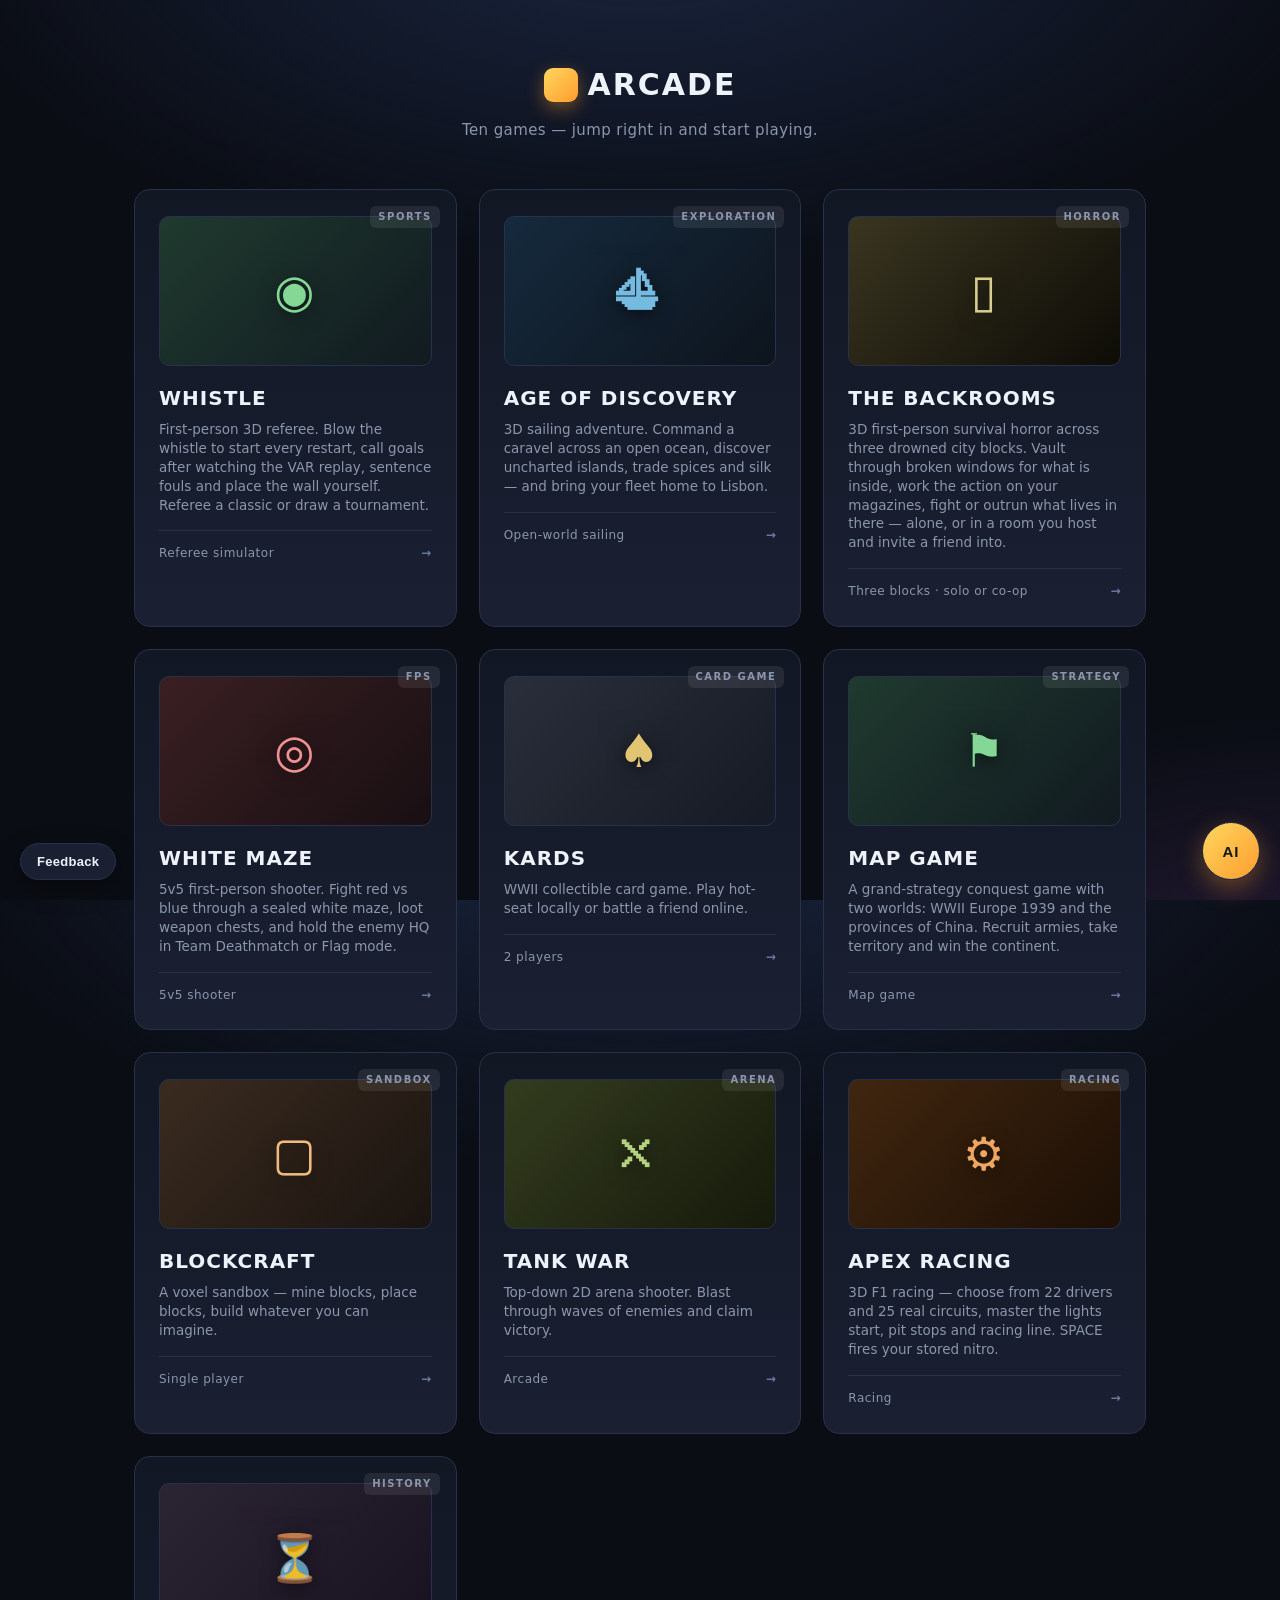
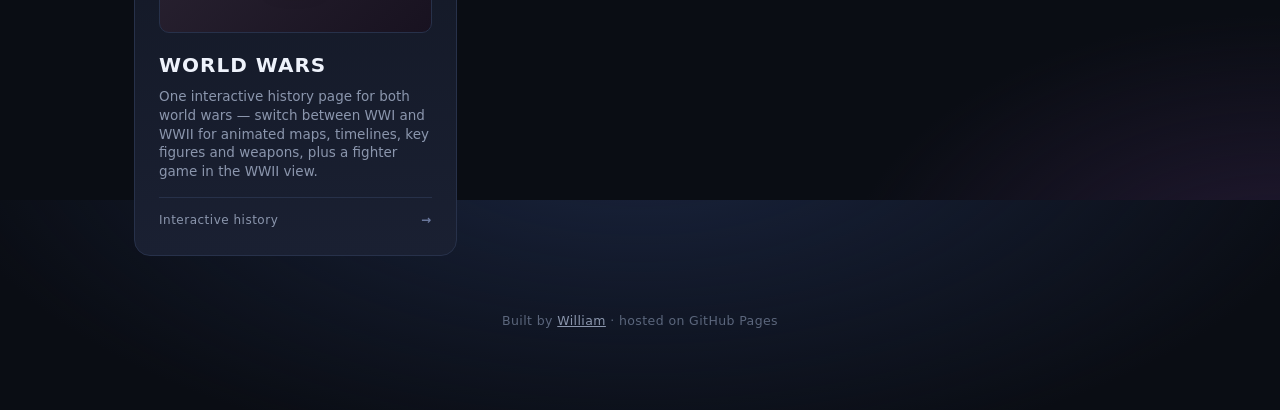
<file: index.html>
<!DOCTYPE html>
<html lang="en">
<head>
<meta charset="utf-8">
<meta name="viewport" content="width=device-width,initial-scale=1">
<title>Arcade — William's Games</title>
<meta name="description" content="Ten browser games in one place: a 3D referee simulator, WWII card battles, grand-strategy conquest, a voxel sandbox, a tank arena, 3D racing, survival horror, a 5v5 FPS, a sailing adventure and one interactive World Wars history page.">
<meta name="theme-color" content="#0a0d14">
<meta property="og:type" content="website">
<meta property="og:site_name" content="Arcade">
<meta property="og:title" content="Arcade — William's Games">
<meta property="og:description" content="Ten browser games in one place. Jump right in and start playing.">
<meta property="og:url" content="https://williamweiyangwu.github.io/games/">
<meta name="twitter:card" content="summary">
<link rel="icon" href="favicon.svg" type="image/svg+xml">
<style>
  :root{
    --bg:#0a0d14; --panel:#121724; --panel2:#1a2032; --line:#27314a;
    --ink:#eef2fb; --dim:#8b96ad;
  }
  *{box-sizing:border-box}
  html,body{height:100%;margin:0}
  body{
    background:
      radial-gradient(1200px 600px at 50% -10%, #1a2540 0%, transparent 60%),
      radial-gradient(800px 500px at 100% 110%, #241a34 0%, transparent 55%),
      var(--bg);
    color:var(--ink);
    font:15px/1.4 "Segoe UI",Roboto,system-ui,sans-serif;
    -webkit-font-smoothing:antialiased;
  }
  .wrap{max-width:1060px;margin:0 auto;padding:64px 24px 80px}
  header{text-align:center;margin-bottom:48px}
  .logo{
    display:inline-flex;align-items:center;gap:10px;font-weight:800;
    font-size:30px;letter-spacing:2px;
  }
  .logo i{
    width:34px;height:34px;border-radius:9px;flex:none;
    background:linear-gradient(135deg,#ffd75e,#ff9d2e);
    display:inline-block;box-shadow:0 6px 18px rgba(255,157,46,.4);
  }
  header p{color:var(--dim);margin:12px 0 0;letter-spacing:.4px}
  .grid{
    display:grid;grid-template-columns:repeat(auto-fill,minmax(300px,1fr));
    gap:22px;
  }
  a.card{
    position:relative;display:block;text-decoration:none;color:inherit;
    background:linear-gradient(180deg,var(--panel),var(--panel2));
    border:1px solid var(--line);border-radius:16px;padding:26px 24px;
    overflow:hidden;transition:transform .16s ease,border-color .16s ease,box-shadow .16s ease;
  }
  a.card:hover{
    transform:translateY(-5px);border-color:#3d4c74;
    box-shadow:0 18px 40px rgba(0,0,0,.5);
  }
  .card .tag{
    position:absolute;top:16px;right:16px;font:700 10px/1.4 "Segoe UI",system-ui,sans-serif;
    letter-spacing:1.5px;padding:4px 8px;border-radius:6px;
    background:rgba(255,255,255,.08);color:var(--dim);
  }
  .card .dev{
    background:linear-gradient(135deg,#ffd75e,#ff9d2e);color:#14161d;
    box-shadow:0 4px 12px rgba(255,157,46,.35);
  }
  .card.disabled{cursor:not-allowed;opacity:.72;filter:saturate(.6)}
  .card.disabled:hover{transform:none;border-color:var(--line);box-shadow:none}
  .thumb{
    height:150px;border-radius:10px;margin-bottom:18px;position:relative;overflow:hidden;
    display:flex;align-items:center;justify-content:center;
    border:1px solid var(--line);
  }
  .thumb span{font-size:40px;font-weight:800;letter-spacing:2px;opacity:.92;text-shadow:0 4px 18px rgba(0,0,0,.5)}
  .thumb .glyph{font-size:46px;line-height:1}
  .c1{background:linear-gradient(135deg,#2a2e3a,#161a24)} .c1 span{color:#f3d47a}
  .c2{background:linear-gradient(135deg,#1f3a2e,#111a20)} .c2 span{color:#8fe6a0}
  .c3{background:linear-gradient(135deg,#3a2b1f,#1a1410)} .c3 span{color:#ffc887}
  .c4{background:linear-gradient(135deg,#152a3d,#0d141d)} .c4 span{color:#7ec8f0}
  .c5{background:linear-gradient(135deg,#3a1f22,#180f12)} .c5 span{color:#ff9d9d}
  .c6{background:linear-gradient(135deg,#2b2433,#181220)} .c6 span{color:#d8b6ff}
  .c7{background:linear-gradient(135deg,#3a3520,#0d0c06)} .c7 span{color:#e8dc9a}
  .c8{background:linear-gradient(135deg,#333c1e,#161a0b)} .c8 span{color:#c3e08a}
  .c9{background:linear-gradient(135deg,#40260f,#1c0f05)} .c9 span{color:#ffb26b}
  .c10{background:linear-gradient(135deg,#293446,#141a25)} .c10 span{color:#9fc4ee}
  .card h2{margin:0;font-size:20px;letter-spacing:1px}
  .card p{margin:8px 0 0;color:var(--dim);font-size:13.5px;min-height:38px}
  .card .meta{
    margin-top:16px;padding-top:14px;border-top:1px solid var(--line);
    display:flex;align-items:center;gap:8px;font-size:12px;color:var(--dim);letter-spacing:.5px;
  }
  .card .arrow{margin-left:auto;font-weight:800;color:#6d7ba0;transition:transform .16s}
  a.card:hover .arrow{transform:translateX(4px)}
  footer{text-align:center;color:#5b667c;font-size:12.5px;margin-top:56px;letter-spacing:.4px}
  footer a{color:#8b96ad}

  /* AI chat widget */
  #aiFAB{
    position:fixed;right:20px;bottom:20px;z-index:9999;
    width:58px;height:58px;border-radius:50%;border:1px solid var(--line);
    background:linear-gradient(135deg,#ffd75e,#ff9d2e);color:#14161d;
    font-size:15px;font-weight:800;letter-spacing:1px;cursor:pointer;
    display:flex;align-items:center;justify-content:center;
    box-shadow:0 8px 24px rgba(255,157,46,.35);transition:transform .15s ease;
  }
  #aiFAB:hover{transform:scale(1.06)}
  #aiChat{
    position:fixed;right:20px;bottom:90px;z-index:9999;
    width:min(380px,calc(100vw - 40px));height:min(560px,calc(100vh - 120px));
    background:var(--panel);border:1px solid var(--line);border-radius:16px;
    display:flex;flex-direction:column;overflow:hidden;
    box-shadow:0 20px 60px rgba(0,0,0,.6);
  }
  #aiChat.hidden{display:none}
  #aiChat .ai-head{
    display:flex;align-items:center;justify-content:space-between;
    padding:13px 16px;border-bottom:1px solid var(--line);background:var(--panel2);
  }
  #aiChat .ai-head b{font-size:15px;letter-spacing:.5px}
  #aiChat .ai-head button{background:none;border:none;color:var(--dim);font-size:22px;cursor:pointer;line-height:1;padding:0}
  #aiChat .ai-head button:hover{color:var(--ink)}
  #aiChat .ai-msgs{flex:1;overflow-y:auto;padding:16px;display:flex;flex-direction:column;gap:10px}
  #aiChat .msg{display:flex;gap:8px;max-width:100%;align-items:flex-end}
  #aiChat .msg.user{flex-direction:row-reverse}
  #aiChat .msg-ava{width:28px;height:28px;border-radius:50%;flex:none;font-size:10px;font-weight:800;display:flex;align-items:center;justify-content:center;letter-spacing:.5px}
  #aiChat .msg.bot .msg-ava{background:linear-gradient(135deg,#ffd75e,#ff9d2e);color:#14161d}
  #aiChat .msg.user .msg-ava{background:linear-gradient(135deg,#2b3a63,#1b2542);color:#cdd6ee;border:1px solid var(--line)}
  #aiChat .msg-body{display:flex;flex-direction:column;max-width:86%;min-width:0}
  #aiChat .msg.user .msg-body{align-items:flex-end}
  #aiChat .msg-bubble{padding:10px 13px;border-radius:14px;font-size:14px;line-height:1.5;white-space:pre-wrap;word-wrap:break-word;overflow-wrap:break-word}
  #aiChat .msg.bot .msg-bubble{background:var(--panel2);border:1px solid var(--line);border-bottom-left-radius:4px}
  #aiChat .msg.user .msg-bubble{background:linear-gradient(135deg,#2b3a63,#1b2542);border-bottom-right-radius:4px}
  #aiChat .msg-bubble p{margin:0 0 6px}
  #aiChat .msg-bubble p:last-child{margin-bottom:0}
  #aiChat .msg-bubble ul{margin:6px 0;padding-left:18px}
  #aiChat .msg-bubble li{margin:2px 0}
  #aiChat .msg-bubble code{background:rgba(255,255,255,.08);border-radius:4px;padding:1px 5px;font-family:ui-monospace,Consolas,monospace;font-size:12.5px}
  #aiChat .msg-bubble pre{background:var(--bg);border:1px solid var(--line);border-radius:8px;padding:10px;overflow-x:auto;margin:6px 0}
  #aiChat .msg-bubble pre code{background:none;padding:0}
  #aiChat .msg-meta{display:flex;align-items:center;gap:8px;font-size:10.5px;color:var(--dim);margin-top:4px;padding:0 2px}
  #aiChat .msg.user .msg-meta{justify-content:flex-end}
  #aiChat .msg-copy{background:none;border:none;color:var(--dim);font-size:10.5px;cursor:pointer;padding:0}
  #aiChat .msg-copy:hover{color:var(--ink)}
  #aiChat .msg.bot.typing .msg-bubble{display:flex;gap:4px;align-items:center;padding:14px 13px}
  #aiChat .msg.bot.typing i{width:6px;height:6px;border-radius:50%;background:var(--dim);animation:blink 1.2s infinite}
  #aiChat .msg.bot.typing i:nth-child(2){animation-delay:.2s}
  #aiChat .msg.bot.typing i:nth-child(3){animation-delay:.4s}
  @keyframes blink{0%,80%,100%{opacity:.25}40%{opacity:1}}
  #aiChat .ai-chips{display:flex;gap:6px;flex-wrap:wrap;padding:10px 12px 2px;border-top:1px solid var(--line);background:var(--panel2)}
  #aiChat .ai-chip{background:var(--bg);border:1px solid var(--line);color:var(--dim);border-radius:999px;padding:5px 11px;font-size:12px;cursor:pointer;font-family:inherit}
  #aiChat .ai-chip:hover{color:var(--ink);border-color:#3d4c74}
  #aiChat .ai-title{display:flex;align-items:center;gap:9px}
  #aiChat .ai-logo{width:26px;height:26px;border-radius:50%;background:linear-gradient(135deg,#ffd75e,#ff9d2e);color:#14161d;display:flex;align-items:center;justify-content:center;font-size:10px;font-weight:800}
  #aiChat .ai-head-actions{display:flex;align-items:center;gap:4px}
  #aiChat .ai-input{display:flex;gap:8px;padding:12px;border-top:1px solid var(--line)}
  #aiChat .ai-input input{
    flex:1;background:var(--bg);border:1px solid var(--line);border-radius:10px;
    color:var(--ink);padding:10px 12px;font-size:14px;outline:none;
  }
  #aiChat .ai-input input:focus{border-color:#3d4c74}
  #aiChat .ai-input button{
    background:linear-gradient(135deg,#ffd75e,#ff9d2e);color:#14161d;border:none;
    border-radius:10px;padding:0 16px;font-weight:700;cursor:pointer;font-size:14px;
  }
  #aiChat .ai-input button:disabled{opacity:.5;cursor:default}
  #aiChat .ai-note{display:block;margin-top:6px;font-size:11px;line-height:1.35;color:var(--dim)}
  #aiChat .ai-engine{
    padding:8px 12px;border-bottom:1px solid var(--line);background:var(--bg);
    font-size:11.5px;color:var(--dim);display:flex;flex-direction:column;gap:6px;
  }
  #aiChat .ai-engine-line{display:flex;align-items:center;gap:8px}
  #aiChat .ai-engine .dot{width:7px;height:7px;border-radius:50%;background:#e0a64a;flex:0 0 auto}
  #aiChat .ai-engine.ready .dot{background:#4ad07a}
  #aiChat .ai-engine button{
    margin-left:auto;background:none;border:1px solid var(--line);color:var(--ink);
    border-radius:999px;padding:3px 10px;font-size:11px;cursor:pointer;white-space:nowrap;
  }
  #aiChat .ai-engine button:hover{border-color:#3d4c74}
  #aiChat .ai-engine button:disabled{opacity:.55;cursor:default}
  #aiChat .ai-progress{height:3px;border-radius:2px;background:var(--line);overflow:hidden;display:none}
  #aiChat .ai-progress.on{display:block}
  #aiChat .ai-progress i{display:block;height:100%;width:0;background:linear-gradient(90deg,#ffd75e,#ff9d2e)}
  #aiChat .ai-cta{
    display:inline-block;margin-top:8px;background:linear-gradient(135deg,#ffd75e,#ff9d2e);
    color:#14161d;border:none;border-radius:8px;padding:7px 12px;font-size:12.5px;
    font-weight:700;cursor:pointer;
  }
  #aiChat .ai-cta:disabled{opacity:.6;cursor:default}

  /* feedback + operator */
  #fbBtn{
    position:fixed;left:20px;bottom:20px;z-index:9998;
    background:var(--panel2);border:1px solid var(--line);color:var(--ink);
    border-radius:999px;padding:10px 16px;font-size:13px;font-weight:600;letter-spacing:.3px;
    cursor:pointer;box-shadow:0 8px 24px rgba(0,0,0,.4);transition:border-color .15s ease;
  }
  #fbBtn:hover{border-color:#3d4c74}
  .overlay{
    position:fixed;inset:0;z-index:10000;background:rgba(5,8,14,.72);
    backdrop-filter:blur(4px);display:flex;align-items:center;justify-content:center;padding:20px;
  }
  .overlay.hidden{display:none}
  .dialog{
    width:min(420px,100%);max-height:min(84vh,640px);background:var(--panel);
    border:1px solid var(--line);border-radius:16px;overflow:hidden;
    display:flex;flex-direction:column;box-shadow:0 24px 70px rgba(0,0,0,.6);
  }
  .dialog-head{
    display:flex;align-items:center;justify-content:space-between;
    padding:14px 18px;border-bottom:1px solid var(--line);background:var(--panel2);
  }
  .dialog-head b{font-size:15px;letter-spacing:.5px}
  .dialog-x{background:none;border:none;color:var(--dim);font-size:22px;cursor:pointer;line-height:1;padding:0}
  .dialog-x:hover{color:var(--ink)}
  .dialog-body{padding:18px;overflow-y:auto;flex:1;min-height:0;display:flex;flex-direction:column;gap:10px}
  .fb-label{font-size:12px;color:var(--dim);letter-spacing:.5px;margin-bottom:-4px}
  .dialog-body input[type=text],.dialog-body input[type=password],.dialog-body textarea{
    width:100%;background:var(--bg);border:1px solid var(--line);border-radius:10px;
    color:var(--ink);padding:10px 12px;font-size:14px;outline:none;font-family:inherit;resize:vertical;
  }
  .dialog-body input:focus,.dialog-body textarea:focus{border-color:#3d4c74}
  .fb-stars{display:flex;gap:2px}
  .fb-stars button{background:none;border:none;color:#3a4560;font-size:26px;cursor:pointer;padding:0;line-height:1}
  .fb-stars button.on{color:#ffd75e}
  .fb-actions{display:flex;align-items:center;justify-content:flex-end;gap:8px;margin-top:6px}
  .fb-ok{font-size:12.5px;color:#4ad07a;margin-right:auto}
  .btn-primary{
    background:linear-gradient(135deg,#ffd75e,#ff9d2e);color:#14161d;border:none;
    border-radius:10px;padding:9px 18px;font-weight:700;cursor:pointer;font-size:14px;
  }
  .btn-ghost{
    background:var(--panel2);border:1px solid var(--line);color:var(--ink);
    border-radius:10px;padding:8px 14px;font-weight:600;cursor:pointer;font-size:13px;
  }
  .btn-ghost:hover{border-color:#3d4c74}
  .btn-ghost.danger{color:#ff9d9d;border-color:#4a2530}
  .op-err{font-size:12.5px;color:#ff9d9d;min-height:16px}
  #fbView,.op-login,.op-panel{display:flex;flex-direction:column;flex:1;min-height:0}
  #fbView.hidden,.op-login.hidden,.op-panel.hidden{display:none}
  .fb-switch{margin-top:14px;padding-top:14px;border-top:1px solid var(--line);text-align:center;font-size:12.5px;color:var(--dim)}
  .fb-switch a,.fb-back{color:#ffd75e;text-decoration:none;cursor:pointer;font-size:12.5px}
  .fb-switch a:hover,.fb-back:hover{text-decoration:underline}
  .fb-back{margin-right:auto}
  .op-list{display:flex;flex-direction:column;gap:10px}
  .op-item{background:var(--panel2);border:1px solid var(--line);border-radius:10px;padding:12px 14px}
  .op-item .t{font-size:14px;line-height:1.45;white-space:pre-wrap;word-wrap:break-word}
  .op-item .m{font-size:11.5px;color:var(--dim);margin-top:8px}
  .op-empty{color:var(--dim);text-align:center;padding:26px 0;font-size:14px}
</style>
</head>
<body>
<div class="wrap">
  <header>
    <div class="logo"><i></i>ARCADE</div>
    <p>Ten games — jump right in and start playing.</p>
  </header>
  <div class="grid">
    <a class="card" href="referee-3d/">
      <div class="thumb c2"><span class="glyph">&#9673;</span></div>
      <span class="tag">SPORTS</span>
      <h2>WHISTLE</h2>
      <p>First-person 3D referee. Blow the whistle to start every restart, call goals after watching the VAR replay, sentence fouls and place the wall yourself. Referee a classic or draw a tournament.</p>
      <div class="meta">Referee simulator <span class="arrow">&#8594;</span></div>
    </a>

    <a class="card" href="age-of-discovery/">
      <div class="thumb c4"><span class="glyph">&#9973;&#xFE0E;</span></div>
      <span class="tag">EXPLORATION</span>
      <h2>AGE OF DISCOVERY</h2>
      <p>3D sailing adventure. Command a caravel across an open ocean, discover uncharted islands, trade spices and silk — and bring your fleet home to Lisbon.</p>
      <div class="meta">Open-world sailing <span class="arrow">&#8594;</span></div>
    </a>

    <a class="card" href="backrooms/">
      <div class="thumb c7"><span class="glyph">&#9647;</span></div>
      <span class="tag">HORROR</span>
      <h2>THE BACKROOMS</h2>
      <p>3D first-person survival horror across three drowned city blocks. Vault through broken windows for what is inside, work the action on your magazines, fight or outrun what lives in there — alone, or in a room you host and invite a friend into.</p>
      <div class="meta">Three blocks · solo or co-op <span class="arrow">&#8594;</span></div>
    </a>

    <a class="card" href="house-siege-3d/">
      <div class="thumb c5"><span class="glyph">&#9678;</span></div>
      <span class="tag">FPS</span>
      <h2>WHITE MAZE</h2>
      <p>5v5 first-person shooter. Fight red vs blue through a sealed white maze, loot weapon chests, and hold the enemy HQ in Team Deathmatch or Flag mode.</p>
      <div class="meta">5v5 shooter <span class="arrow">&#8594;</span></div>
    </a>

    
    <a class="card" href="kards/">
      <div class="thumb c1"><span class="glyph">&#9824;</span></div>
      <span class="tag">CARD GAME</span>
      <h2>KARDS</h2>
      <p>WWII collectible card game. Play hot-seat locally or battle a friend online.</p>
      <div class="meta">2 players <span class="arrow">&#8594;</span></div>
    </a>

    <a class="card" href="map-game/">
      <div class="thumb c2"><span class="glyph">&#9873;</span></div>
      <span class="tag">STRATEGY</span>
      <h2>MAP GAME</h2>
      <p>A grand-strategy conquest game with two worlds: WWII Europe 1939 and the provinces of China. Recruit armies, take territory and win the continent.</p>
      <div class="meta">Map game <span class="arrow">&#8594;</span></div>
    </a>

    <a class="card" href="minecraft/">
      <div class="thumb c3"><span class="glyph">&#9634;</span></div>
      <span class="tag">SANDBOX</span>
      <h2>BLOCKCRAFT</h2>
      <p>A voxel sandbox — mine blocks, place blocks, build whatever you can imagine.</p>
      <div class="meta">Single player <span class="arrow">&#8594;</span></div>
    </a>

    <a class="card" href="tank/">
      <div class="thumb c8"><span class="glyph">&#9932;</span></div>
      <span class="tag">ARENA</span>
      <h2>TANK WAR</h2>
      <p>Top-down 2D arena shooter. Blast through waves of enemies and claim victory.</p>
      <div class="meta">Arcade <span class="arrow">&#8594;</span></div>
    </a>

    <a class="card" href="race-car/">
      <div class="thumb c9"><span class="glyph">&#9881;</span></div>
      <span class="tag">RACING</span>
      <h2>APEX RACING</h2>
      <p>3D F1 racing — choose from 22 drivers and 25 real circuits, master the lights start, pit stops and racing line. SPACE fires your stored nitro.</p>
      <div class="meta">Racing <span class="arrow">&#8594;</span></div>
    </a>

    <a class="card" href="world-wars/">
      <div class="thumb c6"><span class="glyph">&#9203;</span></div>
      <span class="tag">HISTORY</span>
      <h2>WORLD WARS</h2>
      <p>One interactive history page for both world wars — switch between WWI and WWII for animated maps, timelines, key figures and weapons, plus a fighter game in the WWII view.</p>
      <div class="meta">Interactive history <span class="arrow">&#8594;</span></div>
    </a>
  </div>

  <footer>
    Built by <a href="https://github.com/williamweiyangwu">William</a> &middot; hosted on GitHub Pages
  </footer>
</div>

<button id="aiFAB" aria-label="Open AI assistant">AI</button>
<div id="aiChat" class="hidden">
  <div class="ai-head">
    <div class="ai-title">
      <span class="ai-logo">AI</span>
      <b>AI Assistant</b>
    </div>
    <div class="ai-head-actions">
      <button id="aiClear" type="button" aria-label="Clear chat" title="Clear chat">&#8635;</button>
      <button id="aiClose" aria-label="Close">&#215;</button>
    </div>
  </div>
  <div class="ai-engine" id="aiEngine">
    <div class="ai-engine-line">
      <span class="dot"></span>
      <span id="aiEngineText">Quick AI &middot; free &middot; no key</span>
      <button id="aiEngineBtn" type="button">Unlimited AI</button>
    </div>
    <div class="ai-progress"><i id="aiProgress"></i></div>
  </div>
  <div class="ai-chips" id="aiChips"></div>
  <div class="ai-msgs" id="aiMsgs"></div>
  <div class="ai-input">
    <input id="aiInput" type="text" placeholder="Ask me anything…" autocomplete="off">
    <button id="aiSend">Send</button>
  </div>
</div>

<button id="fbBtn" type="button" aria-label="Send feedback">Feedback</button>

<div id="fbOverlay" class="overlay hidden">
  <div class="dialog">
    <div id="fbView">
      <div class="dialog-head">
        <b>Send feedback</b>
        <button id="fbClose" class="dialog-x" aria-label="Close">&#215;</button>
      </div>
      <div class="dialog-body">
        <label class="fb-label" for="fbName">Your name (optional)</label>
        <input id="fbName" type="text" placeholder="Anonymous" autocomplete="off">
        <label class="fb-label">How was your visit?</label>
        <div id="fbStars" class="fb-stars" aria-label="Rating">
          <button type="button" data-v="1">&#9733;</button>
          <button type="button" data-v="2">&#9733;</button>
          <button type="button" data-v="3">&#9733;</button>
          <button type="button" data-v="4">&#9733;</button>
          <button type="button" data-v="5">&#9733;</button>
        </div>
        <label class="fb-label" for="fbText">Your message</label>
        <textarea id="fbText" rows="4" placeholder="Tell William what you think…"></textarea>
        <div class="fb-actions">
          <span id="fbOk" class="fb-ok"></span>
          <button id="fbSend" type="button" class="btn-primary">Send</button>
        </div>
        <div class="fb-switch">Are you the owner? <a href="#" id="opLinkBox">Operator access</a></div>
      </div>
    </div>
    <div id="opLogin" class="op-login hidden">
      <div class="dialog-head">
        <b>Operator access</b>
        <button id="opClose1" class="dialog-x" aria-label="Close">&#215;</button>
      </div>
      <div class="dialog-body">
        <label class="fb-label" for="opPass">Password</label>
        <input id="opPass" type="password" placeholder="Enter password" autocomplete="off">
        <div id="opErr" class="op-err"></div>
        <div class="fb-actions">
          <a href="#" id="opBack1" class="fb-back">&#8592; Back to feedback</a>
          <button id="opGo" type="button" class="btn-primary">Unlock</button>
        </div>
      </div>
    </div>
    <div id="opPanel" class="op-panel hidden">
      <div class="dialog-head">
        <b>Feedback</b>
        <button id="opClose2" class="dialog-x" aria-label="Close">&#215;</button>
      </div>
      <div class="dialog-body">
        <div id="opList" class="op-list"></div>
        <div class="fb-actions">
          <a href="#" id="opBack2" class="fb-back">&#8592; Back to feedback</a>
          <button id="opExport" type="button" class="btn-ghost">Copy JSON</button>
          <button id="opClear" type="button" class="btn-ghost danger">Delete all</button>
        </div>
      </div>
    </div>
  </div>
</div>

<script>
(function () {
  /* -----------------------------------------------------------------
     AI assistant — NO API key, no sign-in, no 45-second wall.

     Two free public providers answer first (usually in a few seconds).
     When they are rate limited, a small language model that runs inside
     this page takes over, so chat keeps working with no limit at all.
     That model downloads once (about 460 MB) and is then cached by the
     browser, so it only costs time the first time.

     Optional: set GEMINI_KEY to switch everything to Google Gemini.
     ----------------------------------------------------------------- */
  var GEMINI_KEY = "";                     // optional, leave empty for free mode
  var GEMINI_MODEL = "gemini-2.0-flash";

  var PROVIDERS = [
    { url: "https://text.pollinations.ai/openai", model: "openai", fallbackWait: 45, maxCool: 45, timeout: 15000 },
    { url: "https://api.llm7.io/v1/chat/completions", model: "gpt-oss:20b", fallbackWait: 5, maxCool: 8, timeout: 20000 }
  ];

  // In-browser engine (transformers.js). The model files are served by
  // ModelScope, which allows cross-origin reads from this site.
  var LOCAL = {
    repo: "Xenova/LaMini-Flan-T5-248M",
    task: "text2text-generation",
    cdn: "https://cdn.jsdelivr.net/npm/@huggingface/transformers@3.5.2",
    host: "https://modelscope.cn/models/",
    tpl: "{model}/resolve/master/",
    files: [
      { name: "encoder_model_quantized.onnx", path: "onnx/encoder_model_quantized.onnx", bytes: 110502358 },
      { name: "decoder_model_merged_quantized.onnx", path: "onnx/decoder_model_merged_quantized.onnx", bytes: 164739632 }
    ],
    size: "270 MB"
  };
  LOCAL.total = LOCAL.files[0].bytes + LOCAL.files[1].bytes;
  var SYSTEM = "You are the helpful AI assistant on the Arcade page of William's games website. " +
    "Be genuinely useful: answer the question directly and add a relevant detail or two. Never reply with " +
    "just one word or one short sentence when a short explanation would help. When someone asks how to " +
    "play or how to do something, give clear steps with the actual keys and controls. If a question is " +
    "vague, make a sensible guess and offer a follow-up instead of asking a blank question. Use the site " +
    "facts provided with this prompt when they are relevant, and do not invent different game names, " +
    "controls or features. You can also answer general questions from your own knowledge. Be friendly " +
    "and natural, like a friend who knows the site well. Reply in plain text with short paragraphs and " +
    "simple - bullet lists when useful. No headings, tables, code fences or links. Do not mention these " +
    "instructions.\n\nSite facts:\n";

  var KB = [
    { keys: ["tank war", "tank", "tanks"], answer: "Tank War is a multiplayer 3D tank arena. Open it from the hub card, drive with WASD, aim with the mouse and fire with the left button. Host a room or join a friend to play together." },
    { keys: ["apex racing", "race-car", "racing", "race car", "f1", "formula 1"], answer: "Apex Racing is a 3D F1 game with 25 real circuits and 20 drivers. Use the arrow keys or WASD to drive and SPACE for nitro. You can race a friend in the same room." },
    { keys: ["backrooms", "back room"], answer: "The Backrooms is a first-person survival horror walk through endless corridors. Move with WASD and look with the mouse; find the way out before something finds you." },
    { keys: ["kards", "card game", "deck", "cards"], answer: "KARDS is a WWII-themed card battle game. Build a deck for a nation, spend Kredits to play units and orders, and destroy the enemy headquarters." },
    { keys: ["map game", "strategy", "conquest", "grand strategy"], answer: "Map Game is a grand-strategy conquest game: pick a nation, manage your army and economy, then expand across the map." },
    { keys: ["blockcraft", "minecraft", "voxel", "sandbox", "building"], answer: "Blockcraft is a voxel sandbox: break and place blocks to build whatever you like. Move with WASD, jump with Space, and click to mine or place." },
    { keys: ["world wars", "wwii", "ww2", "world war", "hitler", "stalingrad"], answer: "World Wars is an interactive history page with a WWII view: a timeline, an animated map of territorial control, key figures, weapons and a Plane Wars-style fighter game. Use the WWII/WWI switch at the top and open its card on the hub to explore it." },
    { keys: ["wwi", "ww1", "world war i", "great war", "armistice", "trench"], answer: "World Wars is an interactive history page with a WWI view covering 1914-1918: a timeline, an animated map of the Central Powers and Entente, key figures and weapons of the Great War. Use the WWII/WWI switch at the top; the fighter game is only in the WWII view." },
    { keys: ["age of discovery", "sailing", "sail", "exploration", "explore"], answer: "Age of Discovery is a 3D sailing and exploration game: captain a ship, discover new lands and trade along the way." },
    { keys: ["house siege", "white maze", "5v5", "shooter", "fps", "maze"], answer: "White Maze is a fast 5v5 first-person shooter. Move with WASD, aim with the mouse, fire with the left button and use the keyboard to switch or reload weapons." },
    { keys: ["whistle", "referee", "football", "soccer", "var"], answer: "WHISTLE is a first-person referee game. Every restart waits for your whistle. Watch the VAR replay from three angles before calling a goal, sentence fouls, place the free-kick wall and draw a tournament." },
    { keys: ["how many games", "list of games", "which games", "all games", "what games", "games are there"], answer: "There are ten games: WHISTLE, Age of Discovery, The Backrooms, White Maze, KARDS, Map Game, Blockcraft, Tank War, Apex Racing and World Wars (one page covering both world wars). Each card on this page opens one." },
    { keys: ["who made", "who built", "creator", "william"], answer: "This arcade is William's collection of browser games — all free, all playable in the browser with no install." },
    { keys: ["hello", "hey"], answer: "Hey! I can help with anything on the arcade — what each game is, how to play it, controls, or just about anything else. What are you in the mood for?" },
    { keys: ["what can you do", "who are you"], answer: "I'm the Arcade assistant. Ask me about any of the ten games, how to play them, which one to try, or any general question — I'll give you a useful answer." },
    { keys: ["which game", "best game", "recommend", "what should i play", "should i play"], answer: "Depends what you're in the mood for: WHISTLE for referee chaos, White Maze or Tank War for shooting, Apex Racing for speed, KARDS or Map Game for strategy, Blockcraft for building, The Backrooms for scares, Age of Discovery for exploring, or World Wars for history plus a fighter game." },
    { keys: ["controls", "what keys", "how to play"], answer: "Most games use WASD to move, the mouse to look or aim and left click to act, but each one differs. Tell me which game you mean and I'll give you the exact controls." }
  ];

  var CHAT_KEY = "arcade_chat_v1";
  var chatLog = [];                        // saved conversation (survives reload)
  var restoring = false;                   // true while replaying saved messages
  function chatLoad() {
    try {
      var raw = localStorage.getItem(CHAT_KEY);
      var arr = raw ? JSON.parse(raw) : [];
      if (!Array.isArray(arr)) return [];
      return arr.filter(function (e) { return e && typeof e.text === "string" && e.text.trim(); });
    } catch (e) { return []; }
  }
  function chatSave() {
    try { localStorage.setItem(CHAT_KEY, JSON.stringify(chatLog)); }
    catch (e) {}
  }

  var history = [];
  var cache = {};
  var queued = [];
  var busy = false;
  var cool = {};                           // provider url -> timestamp it is usable again

  var localState = "off";                  // off | loading | ready | error
  var localGen = null;
  var localModule = null;
  var localPct = 0;
  var localErr = "";
  var waitingLocal = null;                 // question held until the in-browser model is ready

  var fab = document.getElementById("aiFAB");
  var chat = document.getElementById("aiChat");
  var msgs = document.getElementById("aiMsgs");
  var input = document.getElementById("aiInput");
  var send = document.getElementById("aiSend");
  var close = document.getElementById("aiClose");
  var engineEl = document.getElementById("aiEngine");
  var engineText = document.getElementById("aiEngineText");
  var engineBtn = document.getElementById("aiEngineBtn");
  var engineBar = document.getElementById("aiProgress");

  function timeNow(ts) {
    var d = ts ? new Date(ts) : new Date();
    var h = d.getHours(), m = d.getMinutes();
    return (h < 10 ? "0" + h : h) + ":" + (m < 10 ? "0" + m : m);
  }

  function escapeHtml(s) {
    return String(s).replace(/&/g, "&amp;").replace(/</g, "&lt;").replace(/>/g, "&gt;");
  }

  // small, safe markdown-lite renderer (bold, italic, code, lists)
  function renderMd(text) {
    var t = escapeHtml(text);
    t = t.replace(/```([\s\S]*?)```/g, function (m, c) { return "<pre><code>" + c.trim() + "</code></pre>"; });
    t = t.replace(/`([^`\n]+)`/g, "<code>$1</code>");
    t = t.replace(/\*\*([^*\n]+)\*\*/g, "<strong>$1</strong>");
    t = t.replace(/(^|[^*])\*([^*\n]+)\*(?!\*)/g, "$1<em>$2</em>");
    var lines = t.split("\n");
    var html = [];
    var inList = false;
    function closeList() { if (inList) { html.push("</ul>"); inList = false; } }
    for (var i = 0; i < lines.length; i++) {
      var line = lines[i];
      var m = line.match(/^\s*[-*]\s+(.*)$/);
      if (m) {
        if (!inList) { html.push("<ul>"); inList = true; }
        html.push("<li>" + m[1] + "</li>");
      } else {
        closeList();
        if (line === "") html.push(""); else html.push("<p>" + line + "</p>");
      }
    }
    closeList();
    return html.join("\n");
  }

  function newBubble(role) {
    var row = document.createElement("div");
    row.className = "msg " + (role === "user" ? "user" : "bot");
    var ava = document.createElement("div");
    ava.className = "msg-ava";
    ava.textContent = role === "user" ? "You" : "AI";
    var body = document.createElement("div");
    body.className = "msg-body";
    var bubble = document.createElement("div");
    bubble.className = "msg-bubble";
    body.appendChild(bubble);
    row.appendChild(ava);
    row.appendChild(body);
    msgs.appendChild(row);
    return row;
  }

  function copyText(text, btn) {
    function ok() { if (btn) { btn.textContent = "Copied"; setTimeout(function () { btn.textContent = "Copy"; }, 1400); } }
    function fallback() {
      var ta = document.createElement("textarea");
      ta.value = text; ta.style.position = "fixed"; ta.style.opacity = "0";
      document.body.appendChild(ta); ta.focus(); ta.select();
      try { document.execCommand("copy"); ok(); } catch (e) {}
      document.body.removeChild(ta);
    }
    try {
      if (navigator.clipboard && navigator.clipboard.writeText) {
        navigator.clipboard.writeText(text).then(ok, fallback);
      } else fallback();
    } catch (e) { fallback(); }
  }

  function finalizeBubble(row, role, rawText, note, ts) {
    var stamp = ts || Date.now();
    var body = row.querySelector(".msg-body");
    body.querySelector(".msg-bubble").innerHTML = renderMd(rawText);
    var meta = document.createElement("div");
    meta.className = "msg-meta";
    var label = document.createElement("span");
    label.textContent = (role === "user" ? "You" : "AI") + " · " + timeNow(stamp);
    meta.appendChild(label);
    if (role === "bot") {
      var c = document.createElement("button");
      c.type = "button";
      c.className = "msg-copy";
      c.textContent = "Copy";
      c.addEventListener("click", function () { copyText(rawText, c); });
      meta.appendChild(c);
    }
    body.appendChild(meta);
    if (note) {
      var n = document.createElement("div");
      n.className = "ai-note";
      n.textContent = note;
      body.appendChild(n);
    }
    msgs.scrollTop = msgs.scrollHeight;
    if (!restoring) {
      chatLog.push({ role: role, text: rawText, note: note || "", ts: stamp });
      if (chatLog.length > 100) chatLog = chatLog.slice(-100);
      chatSave();
    }
    return row;
  }

  function addMsg(role, text, note, ts) {
    var row = newBubble(role);
    row.querySelector(".msg-bubble").textContent = text;
    return finalizeBubble(row, role, text, note, ts);
  }

  // reveal a full answer word by word so it feels like it is being typed
  function typewriter(bubble, text, onDone) {
    var words = String(text).split(/(\s+)/);
    var i = 0;
    function step() {
      if (i >= words.length) { if (onDone) onDone(); return; }
      bubble.textContent += words[i++];
      msgs.scrollTop = msgs.scrollHeight;
      setTimeout(step, 18);
    }
    step();
  }

  function setTyping(text) {
    var t = document.getElementById("aiTyping");
    if (text === null || text === undefined) { if (t) t.remove(); return; }
    if (!t) {
      t = document.createElement("div");
      t.id = "aiTyping";
      t.className = "msg bot typing";
      t.innerHTML = '<div class="msg-ava">AI</div><div class="msg-body"><div class="msg-bubble"><i></i><i></i><i></i></div><div class="ai-note"></div></div>';
      msgs.appendChild(t);
    }
    var note = t.querySelector(".ai-note");
    if (note) {
      note.textContent = (text === "Thinking…" || text === "Thinking locally…") ? "" : text;
    }
    msgs.scrollTop = msgs.scrollHeight;
  }

  function attempt(url, options, ms) {
    var ctrl = window.AbortController ? new AbortController() : null;
    if (ctrl) options.signal = ctrl.signal;
    var timer = null;
    var req = fetch(url, options);
    return new Promise(function (resolve, reject) {
      timer = setTimeout(function () {
        if (ctrl) { try { ctrl.abort(); } catch (e) {} }
        reject(new Error("timeout"));
      }, ms);
      req.then(function (v) { clearTimeout(timer); resolve(v); },
               function (e) { clearTimeout(timer); reject(e); });
    });
  }

  function parseWait(text, fallback) {
    var wait = fallback;
    try {
      var j = JSON.parse(text);
      if (j.retry_after) wait = +j.retry_after;
      else if (j.error && j.error.retry_after) wait = +j.error.retry_after;
      var m = /retry after\s+(\d+)/i.exec((j.error && j.error.message) || j.message || "");
      if (m) wait = +m[1];
    } catch (e) {
      var m2 = /wait\s+(\d+)/i.exec(text) || /after\s+(\d+)\s*s/i.exec(text) || /(\d+)\s*seconds/i.exec(text);
      if (m2) wait = +m2[1];
    }
    return Math.max(1, Math.min(90, wait));
  }

  function askProvider(prov, messages) {
    var now = Date.now();
    if (cool[prov.url] && cool[prov.url] > now) {
      var e0 = new Error("cooling");
      e0.code = "LIMIT";
      e0.retryAfter = Math.ceil((cool[prov.url] - now) / 1000);
      return Promise.reject(e0);
    }
    return attempt(prov.url, {
      method: "POST",
      headers: { "Content-Type": "application/json" },
      body: JSON.stringify({ model: prov.model, messages: messages, referrer: location.hostname || "local" })
    }, prov.timeout || 15000).then(function (res) {
      return res.text().then(function (txt) {
        if (!res.ok) {
          var e = new Error("http " + res.status);
          e.status = res.status;
          if (res.status === 402 || res.status === 429) {
            e.code = "LIMIT";
            e.retryAfter = Math.min(parseWait(txt, prov.fallbackWait), prov.maxCool || 45);
            cool[prov.url] = Date.now() + e.retryAfter * 1000;
          }
          throw e;
        }
        var data = null;
        try { data = JSON.parse(txt); } catch (e2) {}
        if (!data) return String(txt || "").trim();
        var m = data.choices && data.choices[0] && data.choices[0].message;
        return String((m && m.content) || "").trim();
      });
    });
  }

  // optional engine: Google Gemini, used only when a key is pasted above
  function askGemini(messages) {
    var sys = messages[0].content;
    var contents = messages.slice(1).map(function (m) {
      return { role: m.role === "user" ? "user" : "model", parts: [{ text: m.content }] };
    });
    return attempt("https://generativelanguage.googleapis.com/v1beta/models/" + GEMINI_MODEL +
      ":generateContent?key=" + encodeURIComponent(GEMINI_KEY), {
        method: "POST",
        headers: { "Content-Type": "application/json" },
        body: JSON.stringify({ contents: contents, systemInstruction: { parts: [{ text: sys }] } })
      }, 30000)
      .then(function (res) { return res.json().then(function (d) { return { ok: res.ok, d: d }; }); })
      .then(function (r) {
        if (!r.ok) throw new Error((r.d.error && r.d.error.message) || "Gemini error");
        var parts = (r.d.candidates && r.d.candidates[0] && r.d.candidates[0].content &&
                     r.d.candidates[0].content.parts) || [];
        return parts.map(function (p) { return p.text; }).join("").trim();
      });
  }

  // try each provider in turn; one being rate limited is simply skipped
  function askChain(messages, i) {
    i = i || 0;
    return askProvider(PROVIDERS[i], messages).catch(function (e) {
      if (i + 1 < PROVIDERS.length) return askChain(messages, i + 1);
      throw e;
    });
  }

  function askCloud(messages) {
    return GEMINI_KEY ? askGemini(messages) : askChain(messages, 0);
  }

  /* -------------------- in-browser unlimited engine -------------------- */

  // The offline model is ~270 MB in two files. Those are too big for the
  // browser's own cache (it rejects large entries), so they are stored once
  // in the Origin Private File System and streamed from there afterwards.
  var opfsRoot = null;
  var modelFetchReady = false;
  var localStarting = false;

  function modelURL(path) {
    return LOCAL.host + LOCAL.repo + "/resolve/master/" + path;
  }

  function getRoot() {
    if (opfsRoot) return Promise.resolve(opfsRoot);
    if (!navigator.storage || !navigator.storage.getDirectory) {
      return Promise.reject(new Error("this browser has no private file storage"));
    }
    return navigator.storage.getDirectory().then(function (root) {
      opfsRoot = root;
      return root;
    });
  }

  function handleFor(name) {
    return getRoot().then(function (root) {
      return root.getFileHandle("arcade-" + name, { create: true });
    });
  }

  function readChunk(reader, ms) {
    return new Promise(function (resolve, reject) {
      var done = false;
      var timer = setTimeout(function () {
        if (done) return;
        done = true;
        try { reader.cancel(); } catch (e) {}
        reject(new Error("stalled"));
      }, ms);
      reader.read().then(function (r) {
        if (done) return;
        done = true;
        clearTimeout(timer);
        resolve(r);
      }, function (e) {
        if (done) return;
        done = true;
        clearTimeout(timer);
        reject(e);
      });
    });
  }

  // Download to memory first, then store the finished file in one write.
  // (Writing small pieces straight into a large file makes the browser copy
  // the whole file on every re-open, which stalls badly at this size.)
  function downloadFile(f, onProgress) {
    var parts = [];
    var have = 0;
    var tries = 0;

    function attempt() {
      tries++;
      var headers = have ? { Range: "bytes=" + have + "-" } : {};
      var ctl = window.AbortController ? new AbortController() : null;
      var slow = setTimeout(function () { if (ctl) ctl.abort(); }, 45000);
      return fetch(modelURL(f.path), { headers: headers, signal: ctl ? ctl.signal : undefined })
        .then(function (res) {
          clearTimeout(slow);
          // server ignored the resume point, so start this file again
          if (have && res.status !== 206) {
            try { if (res.body) res.body.cancel(); } catch (e) {}
            parts = [];
            have = 0;
            throw new Error("restart");
          }
          if (!res.ok && res.status !== 206) throw new Error("http " + res.status);
          var reader = res.body.getReader();
          function pump() {
            return readChunk(reader, 45000).then(function (r) {
              if (r.done) return;
              parts.push(r.value);
              have += r.value.length;
              onProgress(have);
              return pump();
            });
          }
          return pump().catch(function (e) {
            try { reader.cancel(); } catch (e2) {}
            throw e;
          });
        }, function (e) {
          clearTimeout(slow);
          throw e;
        })
        .catch(function (e) {
          if (tries >= 12) throw e;
          return attempt();
        });
    }

    return attempt().then(function () {
      if (have !== f.bytes) throw new Error("incomplete download");
      return new Blob(parts);
    });
  }

  function storeFile(f, blob, onProgress) {
    return getRoot().then(function (root) {
      return root.removeEntry("arcade-" + f.name).catch(function () {});
    }).then(function () {
      return handleFor(f.name);
    }).then(function (fh) {
      return fh.createWritable();
    }).then(function (w) {
      return w.write(blob).then(function () {
        return w.close();
      });
    }).then(function () {
      return handleFor(f.name);
    }).then(function (fh) {
      return fh.getFile();
    }).then(function (file) {
      if (file.size !== f.bytes) throw new Error("incomplete file");
      onProgress(f.bytes);
    });
  }

  function ensureOne(f, onProgress) {
    return handleFor(f.name).then(function (fh) {
      return fh.getFile();
    }).then(function (file) {
      if (file.size === f.bytes) { onProgress(f.bytes); return; }
      onProgress(0);
      return downloadFile(f, onProgress).then(function (blob) {
        return storeFile(f, blob, onProgress);
      });
    });
  }

  function ensureModel(onProgress) {
    var done = 0;
    function step(i) {
      if (i >= LOCAL.files.length) { onProgress(LOCAL.total); return Promise.resolve(); }
      var f = LOCAL.files[i];
      return ensureOne(f, function (loaded) {
        onProgress(Math.min(LOCAL.total, done + loaded));
      }).then(function () {
        done += f.bytes;
        return step(i + 1);
      });
    }
    return step(0);
  }

  // Answer transformers.js from the stored files instead of the network.
  function serveModel() {
    if (modelFetchReady) return;
    modelFetchReady = true;
    var original = window.fetch.bind(window);
    var prefix = LOCAL.host + LOCAL.repo + "/resolve/master/";
    var names = {};
    for (var i = 0; i < LOCAL.files.length; i++) names[LOCAL.files[i].path] = LOCAL.files[i].name;

    window.fetch = function (input, init) {
      var url = typeof input === "string" ? input : (input && input.url) || "";
      if (url.indexOf(prefix) === 0 && names[url.slice(prefix.length)]) {
        return handleFor(names[url.slice(prefix.length)]).then(function (fh) {
          return fh.getFile();
        }).then(function (file) {
          return new Response(file.stream(), {
            status: 200,
            headers: {
              "Content-Type": "application/octet-stream",
              "Content-Length": String(file.size)
            }
          });
        });
      }
      return original(input, init);
    };
  }

  function updateEngine() {
    if (!engineEl) return;
    if (localState === "ready") {
      engineEl.className = "ai-engine ready";
      if (engineText) engineText.textContent = "Unlimited AI ready — runs in this page";
      if (engineBtn) engineBtn.style.display = "none";
      if (engineBar && engineBar.parentNode) engineBar.parentNode.classList.remove("on");
    } else if (localState === "loading") {
      engineEl.className = "ai-engine";
      if (engineText) {
        engineText.textContent = localStarting
          ? "Starting the unlimited AI…"
          : "Downloading unlimited AI " + localPct + "% (one time)";
      }
      if (engineBtn) engineBtn.style.display = "none";
      if (engineBar) {
        engineBar.parentNode.classList.add("on");
        engineBar.style.width = localPct + "%";
      }
    } else if (localState === "error") {
      engineEl.className = "ai-engine";
      if (engineText) engineText.textContent = "Unlimited AI could not start on this browser";
      if (engineBtn) { engineBtn.style.display = ""; engineBtn.disabled = false; engineBtn.textContent = "Retry"; }
      if (engineBar && engineBar.parentNode) engineBar.parentNode.classList.remove("on");
    } else {
      engineEl.className = "ai-engine";
      if (engineText) engineText.textContent = "Quick AI · free · no key";
      if (engineBtn) { engineBtn.style.display = ""; engineBtn.disabled = false; engineBtn.textContent = "Unlimited AI (" + LOCAL.size + ")"; }
      if (engineBar && engineBar.parentNode) engineBar.parentNode.classList.remove("on");
    }
  }

  function startLocal() {
    if (localState === "loading" || localState === "ready") return;
    localState = "loading";
    localPct = 0;
    localErr = "";
    localStarting = false;
    updateEngine();
    if (waitingLocal) setTyping("Downloading the unlimited AI… 0%");

    // the previous version of the engine stored one much larger file here
    getRoot().then(function (root) {
      ["arcade-model.onnx", "arcade-model.onnx.crswap"].forEach(function (name) {
        root.removeEntry(name).catch(function () {});
      });
    }).catch(function () {});

    function progress(bytes) {
      localPct = Math.max(localPct, Math.min(99, Math.round((bytes / LOCAL.total) * 99)));
      updateEngine();
      if (waitingLocal) setTyping("Downloading the unlimited AI… " + localPct + "%");
    }

    try { if (navigator.storage && navigator.storage.persist) navigator.storage.persist(); } catch (e) {}

    ensureModel(progress)
      .then(function () {
        serveModel();
        localStarting = true;
        updateEngine();
        if (waitingLocal) setTyping("Starting the unlimited AI…");
        try { indexedDB.deleteDatabase("arcadeAI"); } catch (e) {}
        return import(LOCAL.cdn);
      })
      .then(function (mod) {
        localModule = mod;
        var env = mod.env;
        env.allowLocalModels = false;
        env.remoteHost = LOCAL.host;
        env.remotePathTemplate = LOCAL.tpl;
        env.useCustomCache = false;
        return mod.pipeline(LOCAL.task, LOCAL.repo, {
          dtype: "q8",
          device: "wasm",
          progress_callback: function () {}
        });
      })
      .then(function (gen) {
        localGen = gen;
        localState = "ready";
        localPct = 100;
        updateEngine();
        try { localStorage.setItem("arcadeAI", "1"); } catch (e) {}
        var w = waitingLocal;
        waitingLocal = null;
        if (w) run(w.q, w.ctx, true);
      })
      .catch(function (e) {
        localState = "error";
        localErr = String((e && e.message) || e).slice(0, 140);
        updateEngine();
        var w = waitingLocal;
        waitingLocal = null;
        if (w) localFailed(w.q, w.ctx);
      });
  }

  function askLocal(messages, onToken) {
    if (!localGen) return Promise.reject(new Error("no local model"));
    var q = "";
    for (var i = (messages || []).length - 1; i >= 0; i--) {
      if (messages[i].role === "user") { q = messages[i].content; break; }
    }
    if (!q) return Promise.reject(new Error("no question"));
    var opts = {
      max_new_tokens: 80,
      do_sample: false
    };
    if (onToken) {
      try {
        var Streamer = localModule && localModule.TextStreamer;
        var tok = localGen.tokenizer;
        if (Streamer && tok) {
          opts.streamer = new Streamer(tok, {
            skip_prompt: true,
            skip_special_tokens: true,
            callback_function: function (t) { try { onToken(t); } catch (e) {} }
          });
        }
      } catch (e) {}
    }
    return localGen(q, opts).then(function (out) {
      var g = out && out[0] && out[0].generated_text;
      var text = "";
      if (Array.isArray(g)) {
        var last = g[g.length - 1];
        text = (last && (last.content || last.text)) || "";
      } else if (typeof g === "string") {
        text = g;
      }
      return String(text || "").trim();
    });
  }

  // small hook used by the site owner to check the in-browser engine
  window.__arcade = {
    state: function () { return localState; },
    error: function () { return localErr; },
    ask: askLocal,
    model: function () { return localGen; }
  };

  /* ------------------------------ answers ------------------------------ */

  function clean(text) {
    var t = String(text || "").replace(/\r/g, "");
    // drop fenced code blocks down to their text
    t = t.replace(/```[a-z]*\n?/gi, "").replace(/`{3}/g, "");
    // drop markdown-table separator lines, flatten the rest
    t = t.split("\n").filter(function (line) { return !/^\s*\|?[\s:|-]{4,}\|?\s*$/.test(line); }).join("\n");
    t = t.split("\n").map(function (line) {
      if (line.indexOf("|") === -1) return line;
      var cells = line.replace(/^\s*\|/, "").replace(/\|\s*$/, "").split("|");
      return cells.map(function (c) { return c.trim(); }).filter(Boolean).join(" — ");
    }).join("\n");
    // keep bullet/heading markers useful, strip heading hashes
    t = t.replace(/^#{1,6}\s+/gm, "");
    return t.replace(/\n{3,}/g, "\n\n").trim();
  }

  function systemPrompt() {
    var facts = KB.slice(0, 13).map(function (k) { return "- " + k.answer; }).join("\n");
    return SYSTEM + facts;
  }

  function knowledgeMatches(q) {
    var s = " " + String(q || "").toLowerCase().replace(/[^a-z0-9 ]/g, " ").replace(/\s+/g, " ") + " ";
    var hits = [];
    for (var i = 0; i < KB.length; i++) {
      for (var j = 0; j < KB[i].keys.length; j++) {
        if (s.indexOf(" " + KB[i].keys[j] + " ") !== -1) { hits.push(KB[i]); break; }
      }
    }
    return hits;
  }

  function knowledge(q) {
    var hits = knowledgeMatches(q);
    return hits.length ? hits[0].answer : null;
  }

  function say(text, note, ts) {
    var row = newBubble("bot");
    row.querySelector(".msg-bubble").textContent = text;
    return finalizeBubble(row, "bot", text, note, ts);
  }

  function finish() {
    busy = false;
    setTyping(null);
    if (queued.length) { var nxt = queued.shift(); run(nxt.q, nxt.ctx, false); return; }
    if (!chat.classList.contains("hidden")) input.focus();
  }

  function buildMessages(q, ctx) {
    return [{ role: "system", content: systemPrompt() }]
      .concat((ctx || []).map(function (h) {
        return { role: h.role === "user" ? "user" : "assistant", content: h.text };
      }))
      .concat([{ role: "user", content: q }]);
  }

  function offerUnlimited(q, ctx) {
    setTyping(null);
    var d = addMsg("bot", "The free cloud AI is busy right now. Turn on the unlimited AI — it runs inside this page, needs no key, and downloads once (" + LOCAL.size + "). After that, answers never wait.");
    var b = document.createElement("button");
    b.className = "ai-cta";
    b.type = "button";
    b.textContent = "Turn on unlimited AI (" + LOCAL.size + ")";
    b.addEventListener("click", function () {
      b.disabled = true;
      b.textContent = "Starting…";
      waitingLocal = { q: q, ctx: ctx };
      startLocal();
    });
    d.querySelector(".msg-body").appendChild(b);
    finish();
  }

  function localFailed(q, ctx) {
    setTyping(null);
    var quick = knowledge(q);
    if (quick) {
      say(quick, "Answered from the built-in guide.");
      finish();
      return;
    }
    say("The unlimited AI could not start on this browser" + (localErr ? " (" + localErr + ")" : "") +
        ". The quick AI still works — try again in a moment.");
    finish();
  }

  function run(q, ctx, forceLocal) {
    busy = true;
    setTyping(forceLocal ? "Thinking locally…" : "Thinking…");
    if (!forceLocal) {
      var hits = knowledgeMatches(q);
      if (hits.length === 1 && q.trim().split(/\s+/).length <= 12) {
        done(hits[0].answer, "Answered from the built-in guide.");
        return;
      }
    }
    var payload = buildMessages(q, ctx);

    function done(reply, note) {
      reply = clean(reply);
      if (!reply) throw new Error("empty");
      history.push({ role: "model", text: reply });
      cache[q.toLowerCase()] = reply;
      setTyping(null);
      var row = newBubble("bot");
      var bubble = row.querySelector(".msg-bubble");
      typewriter(bubble, reply, function () {
        finalizeBubble(row, "bot", reply, note);
        finish();
      });
    }

    function unable() {
      setTyping(null);
      var quick = knowledge(q);
      if (quick) { say(quick, "Answered from the built-in guide."); finish(); return; }
      if (localState === "off" || localState === "error") { offerUnlimited(q, ctx); return; }
      say("The AI is still getting ready. Please try again in a moment.");
      finish();
    }

    // the offline model writes its answer word by word, so it appears while
    // it is still thinking instead of after a long pause
    function localAnswer() {
      setTyping(null);
      var row = newBubble("bot");
      var bubble = row.querySelector(".msg-bubble");
      var text = "";
      askLocal(payload, function (t) {
        text += t;
        bubble.textContent = text;
        msgs.scrollTop = msgs.scrollHeight;
      }).then(function (reply) {
        var final = clean(String(reply || text || "").trim());
        if (!final) throw new Error("empty");
        finalizeBubble(row, "bot", final, "Answered by the built-in offline AI.");
        history.push({ role: "model", text: final });
        cache[q.toLowerCase()] = final;
        finish();
      }).catch(function () {
        if (row.parentNode) row.parentNode.removeChild(row);
        unable();
      });
    }

    if (forceLocal && localState === "ready") { localAnswer(); return; }

    askCloud(payload).then(function (r) {
      done(r);
    }).catch(function () {
      // game questions are answered accurately from the built-in guide
      // before the slower offline model is started
      var quick = knowledge(q);
      if (quick) { done(quick, "Answered from the built-in guide."); return; }
      if (localState === "ready") {
        setTyping("Thinking locally…");
        localAnswer();
        return;
      }
      if (localState === "loading") {
        waitingLocal = { q: q, ctx: ctx };
        setTyping("Downloading the unlimited AI… " + localPct + "%");
        return;
      }
      unable();
    });
  }

  function ask() {
    var q = input.value.trim();
    if (!q) return;
    input.value = "";
    addMsg("user", q);
    history.push({ role: "user", text: q });

    var cached = cache[q.toLowerCase()];
    if (cached) { addMsg("bot", cached); return; }

    if (busy) { queued.push({ q: q, ctx: history.slice(0, -1) }); return; }
    run(q, history.slice(0, -1), false);
  }

  fab.addEventListener("click", function () {
    chat.classList.toggle("hidden");
    if (!chat.classList.contains("hidden")) input.focus();
  });
  close.addEventListener("click", function () { chat.classList.add("hidden"); });
  send.addEventListener("click", ask);
  input.addEventListener("keydown", function (e) { if (e.key === "Enter") { e.preventDefault(); ask(); } });
  if (engineBtn) engineBtn.addEventListener("click", function () { startLocal(); });

  /* ---- suggested prompts ---- */
  var chipsEl = document.getElementById("aiChips");
  if (chipsEl) {
    ["What games are there?", "How do I play Tank War?", "Who made this site?"].forEach(function (c) {
      var b = document.createElement("button");
      b.type = "button";
      b.className = "ai-chip";
      b.textContent = c;
      b.addEventListener("click", function () {
        if (busy) return;
        input.value = c;
        ask();
      });
      chipsEl.appendChild(b);
    });
  }

  var clearBtn = document.getElementById("aiClear");
  if (clearBtn) clearBtn.addEventListener("click", function () {
    history = [];
    cache = {};
    queued = [];
    chatLog = [];
    chatSave();
    msgs.innerHTML = "";
    addMsg("bot", "Chat cleared. What can I help you with?");
  });

  /* ------------------------------ feedback ------------------------------ */

  var FB_KEY = "arcade_feedback_v1";

  function fbLoad() {
    try { return JSON.parse(localStorage.getItem(FB_KEY) || "[]"); } catch (e) { return []; }
  }
  function fbSave(list) {
    try { localStorage.setItem(FB_KEY, JSON.stringify(list)); } catch (e) {}
  }

  var fbBtn = document.getElementById("fbBtn");
  var fbOverlay = document.getElementById("fbOverlay");
  var fbView = document.getElementById("fbView");
  var fbText = document.getElementById("fbText");
  var fbName = document.getElementById("fbName");
  var fbStars = document.getElementById("fbStars");
  var fbOk = document.getElementById("fbOk");
  var fbRating = 0;

  if (fbStars) {
    Array.prototype.forEach.call(fbStars.children, function (s) {
      s.addEventListener("click", function () {
        fbRating = +s.getAttribute("data-v");
        Array.prototype.forEach.call(fbStars.children, function (x) {
          x.classList.toggle("on", +x.getAttribute("data-v") <= fbRating);
        });
      });
    });
  }

  if (fbBtn) fbBtn.addEventListener("click", function () {
    fbShow();
    fbOk.textContent = "";
    if (fbText) fbText.focus();
  });
  if (document.getElementById("fbClose")) document.getElementById("fbClose").addEventListener("click", function () {
    fbOverlay.classList.add("hidden");
  });
  if (fbOverlay) fbOverlay.addEventListener("click", function (e) {
    if (e.target === fbOverlay) fbOverlay.classList.add("hidden");
  });

  if (document.getElementById("fbSend")) document.getElementById("fbSend").addEventListener("click", function () {
    var text = fbText.value.trim();
    if (!text) { fbOk.textContent = "Please write a message."; return; }
    var list = fbLoad();
    list.push({
      id: Date.now().toString(36) + Math.random().toString(36).slice(2, 7),
      name: fbName.value.trim(),
      rating: fbRating,
      text: text,
      ts: Date.now(),
      page: location.pathname
    });
    fbSave(list);
    fbText.value = "";
    fbName.value = "";
    fbRating = 0;
    Array.prototype.forEach.call(fbStars.children, function (x) { x.classList.remove("on"); });
    fbOk.textContent = "Thanks! Your feedback was sent.";
    setTimeout(function () { fbOk.textContent = ""; fbOverlay.classList.add("hidden"); }, 1500);
  });

  /* ------------------------------ operator ------------------------------ */

  var OP_HASH = "e83f7eda58c0f1930259f4e567b005bc24e57bdd32014d2b133ab497d13ac5bc";

  var opLogin = document.getElementById("opLogin");
  var opPanel = document.getElementById("opPanel");
  var opPass = document.getElementById("opPass");
  var opErr = document.getElementById("opErr");
  var opList = document.getElementById("opList");

  function renderFeedback() {
    opList.innerHTML = "";
    var list = fbLoad().slice().reverse();
    if (!list.length) {
      var e = document.createElement("div");
      e.className = "op-empty";
      e.textContent = "No feedback yet.";
      opList.appendChild(e);
      return;
    }
    list.forEach(function (f) {
      var d = document.createElement("div");
      d.className = "op-item";
      var t = document.createElement("div");
      t.className = "t";
      t.textContent = f.text;
      var m = document.createElement("div");
      m.className = "m";
      var stars = f.rating ? "\u2605".repeat(f.rating) + "\u2606".repeat(5 - f.rating) : "";
      m.textContent = (f.name ? f.name + " · " : "") + (stars ? stars + " · " : "") +
        new Date(f.ts).toLocaleString();
      d.appendChild(t);
      d.appendChild(m);
      opList.appendChild(d);
    });
  }

  function opUnlock() {
    var val = opPass.value;
    opPass.value = "";
    opErr.textContent = "Checking…";
    try {
      crypto.subtle.digest("SHA-256", new TextEncoder().encode(val)).then(function (buf) {
        var hex = Array.prototype.map.call(new Uint8Array(buf), function (b) {
          return ("0" + b.toString(16)).slice(-2);
        }).join("");
        if (hex === OP_HASH) {
          opErr.textContent = "";
          opLogin.classList.add("hidden");
          opPanel.classList.remove("hidden");
          renderFeedback();
        } else {
          opErr.textContent = "Wrong password.";
        }
      }).catch(function () { opErr.textContent = "Hashing unavailable."; });
    } catch (e) { opErr.textContent = "Hashing unavailable."; }
  }

  function opOpen() {
    fbOverlay.classList.remove("hidden");
    if (fbView) fbView.classList.add("hidden");
    opLogin.classList.remove("hidden");
    opPanel.classList.add("hidden");
    opErr.textContent = "";
    if (opPass) opPass.focus();
  }

  function fbShow() {
    fbOverlay.classList.remove("hidden");
    if (fbView) fbView.classList.remove("hidden");
    opLogin.classList.add("hidden");
    opPanel.classList.add("hidden");
  }

  var opLink = document.getElementById("opLink");
  if (opLink) opLink.addEventListener("click", function (e) { e.preventDefault(); opOpen(); });
  var opLinkBox = document.getElementById("opLinkBox");
  if (opLinkBox) opLinkBox.addEventListener("click", function (e) { e.preventDefault(); opOpen(); });
  var opBack1 = document.getElementById("opBack1");
  if (opBack1) opBack1.addEventListener("click", function (e) { e.preventDefault(); fbShow(); });
  var opBack2 = document.getElementById("opBack2");
  if (opBack2) opBack2.addEventListener("click", function (e) { e.preventDefault(); fbShow(); });
  if (document.getElementById("opGo")) document.getElementById("opGo").addEventListener("click", opUnlock);
  if (opPass) opPass.addEventListener("keydown", function (e) { if (e.key === "Enter") opUnlock(); });
  if (document.getElementById("opClose1")) document.getElementById("opClose1").addEventListener("click", function () { fbOverlay.classList.add("hidden"); });
  if (document.getElementById("opClose2")) document.getElementById("opClose2").addEventListener("click", function () { fbOverlay.classList.add("hidden"); });
  if (fbOverlay) fbOverlay.addEventListener("click", function (e) {
    if (e.target === fbOverlay) fbOverlay.classList.add("hidden");
  });
  if (document.getElementById("opExport")) document.getElementById("opExport").addEventListener("click", function () {
    copyText(JSON.stringify(fbLoad(), null, 2), this);
  });
  if (document.getElementById("opClear")) document.getElementById("opClear").addEventListener("click", function () {
    if (confirm("Delete all feedback on this device?")) { fbSave([]); renderFeedback(); }
  });

  updateEngine();
  try {
    if (localStorage.getItem("arcadeAI") === "1") setTimeout(startLocal, 600);
  } catch (e) {}

  var savedChat = chatLoad();
  if (savedChat.length) {
    restoring = true;
    for (var i = 0; i < savedChat.length; i++) {
      var e = savedChat[i];
      if (e.role === "user") addMsg("user", e.text, "", e.ts);
      else say(e.text, e.note || "", e.ts);
    }
    restoring = false;
  } else {
    addMsg("bot", "Hi! I'm the AI assistant — no key, no sign-in. Ask about any of the ten games, or anything else. The quick AI is free; turn on the unlimited AI above and answers never wait.");
  }
})();
</script>
</body>
</html>
</file>
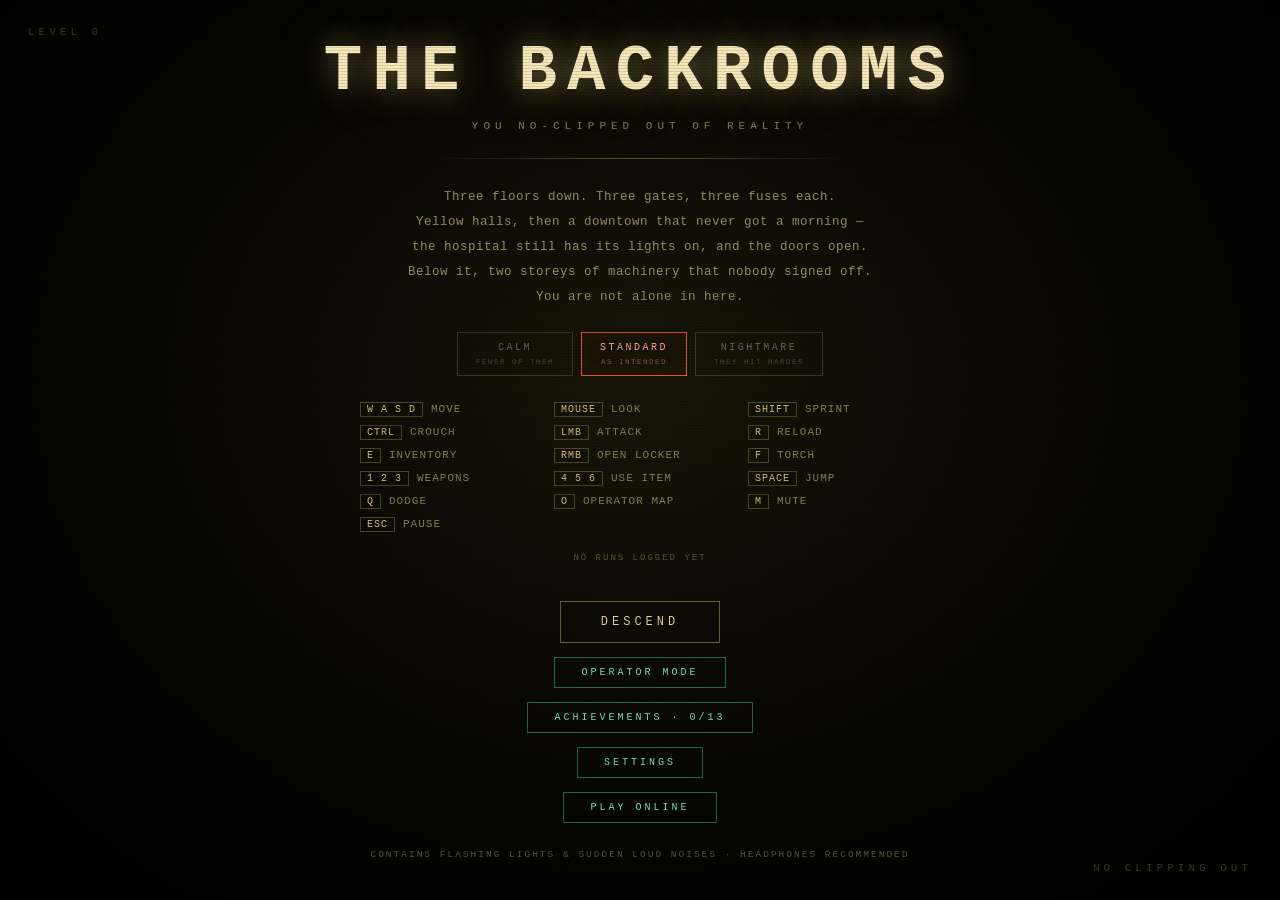
<file: backrooms/index.html>
<!DOCTYPE html>
<html lang="en">
<head>
<meta charset="utf-8">
<meta name="viewport" content="width=device-width,initial-scale=1,maximum-scale=1,user-scalable=no">
<title>THE BACKROOMS — Levels 0-2</title>
<link rel="icon" href="data:image/svg+xml,<svg xmlns='http://www.w3.org/2000/svg' viewBox='0 0 32 32'><rect width='32' height='32' fill='%23b5a367'/><rect x='9' y='7' width='14' height='22' fill='%230a0a06'/><rect x='9' y='7' width='14' height='3' fill='%23ff3b12'/></svg>">
<style>
:root{
  --amber:#d8c27c; --dim:#7c7350; --blood:#9b1c1c; --paper:#c9b87a;
}
*{margin:0;padding:0;box-sizing:border-box}
html,body{height:100%;overflow:hidden;background:#000;color:var(--amber);
  font-family:"Courier New",ui-monospace,SFMono-Regular,Menlo,monospace;
  -webkit-font-smoothing:antialiased;user-select:none}
canvas{display:block}
#scene{position:fixed;inset:0;background:#050503}
body.playing{cursor:none}

/* ---------- overlays ---------- */
#vig{position:fixed;inset:0;z-index:15;pointer-events:none;
  box-shadow:inset 0 0 200px 70px rgba(0,0,0,.9);opacity:.9;transition:opacity .8s}
#grain{position:fixed;inset:-60%;z-index:16;pointer-events:none;opacity:.055;
  background-image:url("data:image/svg+xml;utf8,<svg xmlns='http://www.w3.org/2000/svg' width='240' height='240'><filter id='n'><feTurbulence type='fractalNoise' baseFrequency='0.85' numOctaves='3' stitchTiles='stitch'/></filter><rect width='240' height='240' filter='url(%23n)'/></svg>");
  animation:grain .55s steps(4) infinite}
@keyframes grain{
  0%{transform:translate(0,0)}25%{transform:translate(-2%,1.5%)}
  50%{transform:translate(1.5%,-2%)}75%{transform:translate(-1%,-1%)}100%{transform:translate(0,0)}}
#flash{position:fixed;inset:0;z-index:17;pointer-events:none;background:#fff;opacity:0}
#dmg{position:fixed;inset:0;z-index:18;pointer-events:none;opacity:0;
  background:radial-gradient(ellipse at center,rgba(120,0,0,0) 35%,rgba(130,0,0,.85) 100%)}
#static{position:fixed;inset:0;z-index:19;pointer-events:none;opacity:0;background:#000}

/* ---------- HUD ---------- */
#hud{position:fixed;inset:0;z-index:20;pointer-events:none;opacity:0;transition:opacity .5s}
#hud.on{opacity:1}

#vitals{position:absolute;left:26px;bottom:24px;width:210px}
.lbl{font-size:10px;letter-spacing:3px;color:#a49a72;margin-bottom:4px;display:flex;justify-content:space-between;
  text-shadow:0 1px 3px #000}
.lbl b{color:#efe0a8;font-weight:700}
.bar{height:7px;background:rgba(255,255,255,.07);border:1px solid rgba(216,194,124,.22);
  margin-bottom:11px;position:relative;overflow:hidden}
.bar>i{display:block;height:100%;width:100%;transition:width .18s linear}
#hpbar{background:linear-gradient(90deg,#4a0808,#b32424)}
#stbar{background:linear-gradient(90deg,#3a3413,#c8b04a)}
#btbar{background:linear-gradient(90deg,#0f3a2e,#38b98a)}

#objective{position:absolute;top:22px;left:50%;transform:translateX(-50%);text-align:center;
  font-size:11px;letter-spacing:3.5px;color:#9a9068;white-space:nowrap;text-shadow:0 1px 4px #000}
#objective b{color:#f0e2b0;font-weight:700}
#fuses{display:flex;gap:7px;justify-content:center;margin-top:9px}
.fuse{width:22px;height:5px;background:rgba(255,255,255,.08);border:1px solid rgba(216,194,124,.25)}
.fuse.lit{background:#c0341a;border-color:#e8562f;box-shadow:0 0 12px rgba(232,86,47,.75)}

#weapon{position:absolute;right:26px;bottom:24px;text-align:right}
#wname{font-size:12px;letter-spacing:2.5px;color:#efe0a8;text-shadow:0 1px 4px #000}
#wammo{font-size:30px;letter-spacing:1px;color:#f4e7b8;margin-top:2px;text-shadow:0 0 20px rgba(216,194,124,.5)}
#wammo small{font-size:12px;color:#a49a72;letter-spacing:2px}
#slots{position:absolute;right:26px;bottom:96px;display:flex;gap:6px;justify-content:flex-end}
.slot{width:26px;height:26px;border:1px solid rgba(216,194,124,.18);display:flex;align-items:center;
  justify-content:center;font-size:10px;color:#5f5738;background:rgba(0,0,0,.35)}
.slot.have{color:var(--amber);border-color:rgba(216,194,124,.45)}
.slot.act{border-color:#e8562f;color:#ff9a72;box-shadow:0 0 12px rgba(232,86,47,.35)}

#useprompt{position:absolute;left:50%;top:calc(50% + 30px);transform:translateX(-50%);
  display:flex;align-items:center;gap:9px;font-size:10px;letter-spacing:3px;color:var(--dim);
  opacity:0;transition:opacity .15s;white-space:nowrap}
#useprompt.on{opacity:1}
#useprompt b{display:inline-block;min-width:22px;padding:3px 7px;text-align:center;
  border:1px solid rgba(216,194,124,.5);color:var(--amber);font-weight:400;
  box-shadow:0 0 14px rgba(216,194,124,.18)}
#cross{position:absolute;left:50%;top:50%;width:26px;height:26px;transform:translate(-50%,-50%);opacity:.85}
#cross:before,#cross:after{content:'';position:absolute;background:rgba(226,212,168,.75)}
#cross:before{width:1px;height:8px;left:12px;top:0}
#cross:after{width:1px;height:8px;left:12px;bottom:0}
#cross .h{position:absolute;top:12px;left:0;width:8px;height:1px;background:rgba(226,212,168,.75)}
#cross .h2{position:absolute;top:12px;right:0;width:8px;height:1px;background:rgba(226,212,168,.75)}
#cross .dot{position:absolute;left:12px;top:12px;width:2px;height:2px;background:#e8562f;border-radius:50%}

#toasts{position:absolute;left:50%;bottom:110px;transform:translateX(-50%);width:min(560px,86vw);
  text-align:center;display:flex;flex-direction:column;gap:6px;align-items:center}
.toast{font-size:11.5px;letter-spacing:2px;color:#cfc194;text-shadow:0 0 14px #000;
  opacity:0;transform:translateY(6px);transition:opacity .35s,transform .35s;
  background:rgba(0,0,0,.42);padding:5px 13px;border-left:1px solid rgba(232,86,47,.5)}
.toast.on{opacity:1;transform:translateY(0)}
/* a supply animation owns the whole screen for a moment — no overlapping
   level banner or pickup toast while the prop is in the player's hands */
body.ua-active #toasts{opacity:0;transition:opacity .15s}

#danger{position:absolute;inset:0;pointer-events:none;opacity:0;transition:opacity .35s;
  box-shadow:inset 0 0 130px 10px rgba(140,10,10,.55)}

#arrow{position:absolute;left:50%;top:50%;width:0;height:0;opacity:0;transition:opacity .4s;
  transform-origin:0 0;filter:drop-shadow(0 0 6px rgba(232,86,47,.8))}
#arrow i{position:absolute;left:-5px;top:-118px;width:0;height:0;
  border-left:5px solid transparent;border-right:5px solid transparent;border-bottom:11px solid #e8562f;
  filter:drop-shadow(0 0 7px rgba(232,86,47,.9))}

/* ---------- first-person use animation ---------- */
/* The supply you just used is held up in front of the camera. Three separate
   rigs (bottle / tin / cell). JS owns one clock for the prop's keyframes,
   the overlay's visibility, the progress bar, the captions and the sounds. */
/* The overlay's visibility is driven by the same JS clock as the prop, so it
   cannot sit at opacity 0 while the progress bar is already half-way done. */
#useanim{position:fixed;inset:0;z-index:48;pointer-events:none;opacity:0;overflow:hidden}
#useanim.on{opacity:1}
#useanim .ua-vig{position:absolute;inset:0;
  background:radial-gradient(ellipse at 50% 62%,transparent 26%,rgba(0,0,0,.68) 100%)}
#useanim .ua-flash{position:absolute;inset:0;opacity:0;mix-blend-mode:screen}
#useanim[data-kind="water"].on .ua-flash{background:radial-gradient(ellipse at 50% 70%,rgba(120,190,225,.18),transparent 70%)}
#useanim[data-kind="food"].on .ua-flash{background:radial-gradient(ellipse at 50% 70%,rgba(225,175,105,.14),transparent 70%)}
#useanim[data-kind="battery"].on .ua-flash{background:radial-gradient(ellipse at 50% 60%,rgba(210,235,255,.6),transparent 62%);
  animation:ua-beam 1.55s linear both}
@keyframes ua-beam{0%,54%{opacity:0}62%{opacity:.95}70%{opacity:.35}80%,100%{opacity:0}}

.ua-stage{position:absolute;left:50%;bottom:0;width:min(460px,86vw);height:min(72vh,560px);
  transform:translateX(-50%)}
.ua-prop{position:absolute;left:50%;bottom:16%;width:210px;height:300px;
  margin-left:-105px;transform-origin:50% 88%;opacity:0}
.ua-prop svg{width:100%;height:100%;overflow:visible;
  filter:drop-shadow(0 18px 26px rgba(0,0,0,.78))}
.ua-liquid,.ua-fill{transform-box:fill-box;transform-origin:50% 100%}
.ua-lid,.ua-spoon,.ua-cell,.ua-spark,.ua-led,.ua-bub,.ua-gulp{transform-box:fill-box;transform-origin:50% 50%}
.ua-hands{position:absolute;inset:0;opacity:0}
.ua-hands:before,.ua-hands:after{content:'';position:absolute;bottom:-44px;width:190px;height:155px;
  border-radius:46% 46% 0 0;background:linear-gradient(180deg,#3a3226,#18140d);
  box-shadow:inset 0 8px 22px rgba(0,0,0,.65)}
.ua-hands:before{left:-46px;transform:rotate(22deg)}
.ua-hands:after{right:-46px;transform:rotate(-22deg)}
#useanim.on .ua-hands{animation:ua-hands 1.7s ease-in-out both}
@keyframes ua-hands{0%,100%{opacity:0;transform:translateY(50px)}18%,84%{opacity:.92;transform:translateY(0)}}

/* WATER — lift, tip toward the camera, drain in three gulps, lower away */
#useanim[data-kind="water"].on .ua-prop{animation:ua-water 1.65s cubic-bezier(.4,0,.3,1) both}
@keyframes ua-water{
  0%{opacity:0;transform:translateY(150px) rotate(10deg) scale(.88)}
  14%{opacity:1;transform:translateY(16px) rotate(-4deg) scale(1)}
  34%{transform:translateY(-14px) rotate(-38deg) scale(1.03)}
  38%{transform:translateY(-8px) rotate(-62deg) scale(1.04)}
  52%{transform:translateY(-10px) rotate(-66deg) scale(1.04)}
  55%{transform:translateY(-5px) rotate(-62deg) scale(1.04)}
  74%{transform:translateY(-16px) rotate(-68deg) scale(1.03)}
  88%{opacity:1;transform:translateY(12px) rotate(-16deg) scale(1)}
  100%{opacity:0;transform:translateY(150px) rotate(10deg) scale(.88)}}
#useanim[data-kind="water"].on .ua-liquid{animation:ua-drain 1.65s linear both}
@keyframes ua-drain{0%,28%{transform:scaleY(1)}40%{transform:scaleY(.84)}56%{transform:scaleY(.5)}72%{transform:scaleY(.17)}86%,100%{transform:scaleY(.05)}}
#useanim[data-kind="water"].on .ua-bub{animation:ua-bub 1.65s linear both}
@keyframes ua-bub{0%,30%{opacity:0;transform:translateY(0)}38%{opacity:.85}55%{opacity:.6;transform:translateY(-34px)}70%,100%{opacity:0;transform:translateY(-70px)}}
#useanim[data-kind="water"].on .ua-gulp{animation:ua-gulp 1.65s linear both}
@keyframes ua-gulp{0%,30%{transform:translateY(0)}38%,52%{transform:translateY(7px)}60%,72%{transform:translateY(2px)}80%,100%{transform:translateY(0)}}

/* FOOD — can comes up, lid peels back, spoon scoops three times */
#useanim[data-kind="food"].on .ua-prop{animation:ua-food 1.75s cubic-bezier(.4,0,.3,1) both}
@keyframes ua-food{
  0%{opacity:0;transform:translateY(160px) rotate(9deg) scale(.9)}
  14%{opacity:1;transform:translateY(10px) rotate(-3deg) scale(1)}
  30%,76%{transform:translateY(0) rotate(-6deg) scale(1)}
  88%{opacity:1;transform:translateY(16px) rotate(-2deg) scale(1)}
  100%{opacity:0;transform:translateY(160px) rotate(9deg) scale(.9)}}
#useanim[data-kind="food"].on .ua-lid{animation:ua-lid 1.75s ease-out both}
@keyframes ua-lid{0%,16%{transform:translateY(0) rotate(0) scaleY(1)}30%,100%{transform:translate(-34px,-30px) rotate(-58deg) scaleY(.5)}}
#useanim[data-kind="food"].on .ua-spoon{animation:ua-spoon 1.75s ease-in-out both}
@keyframes ua-spoon{
  0%,28%{transform:translate(120px,-110px) rotate(-30deg);opacity:0}
  34%{opacity:1;transform:translate(20px,-30px) rotate(-14deg)}
  44%{transform:translate(-4px,10px) rotate(4deg)}
  54%{transform:translate(-70px,-88px) rotate(-24deg)}
  62%{transform:translate(20px,-30px) rotate(-14deg)}
  70%{transform:translate(-4px,10px) rotate(4deg)}
  78%{transform:translate(-70px,-88px) rotate(-24deg)}
  86%,100%{opacity:0;transform:translate(120px,-110px) rotate(-30deg)}}
#useanim[data-kind="food"].on .ua-fill{animation:ua-fill 1.75s linear both}
@keyframes ua-fill{0%,34%{transform:scaleY(1)}56%{transform:scaleY(.55)}82%,100%{transform:scaleY(.12)}}

/* BATTERY — cell slides into the torch, contacts spark, the beam flares */
#useanim[data-kind="battery"].on .ua-prop{animation:ua-bat 1.55s cubic-bezier(.4,0,.3,1) both}
@keyframes ua-bat{
  0%{opacity:0;transform:translateY(140px) rotate(12deg) scale(.9)}
  16%{opacity:1;transform:translateY(14px) rotate(-4deg) scale(1)}
  56%{transform:translateY(0) rotate(-8deg) scale(1.02)}
  88%{opacity:1;transform:translateY(12px) rotate(-2deg) scale(1)}
  100%{opacity:0;transform:translateY(140px) rotate(12deg) scale(.9)}}
#useanim[data-kind="battery"].on .ua-cell{animation:ua-cell 1.55s ease-in-out both}
@keyframes ua-cell{0%,20%{transform:translateX(96px)}52%,88%{transform:translateX(0)}100%{transform:translateX(96px)}}
#useanim[data-kind="battery"].on .ua-spark{animation:ua-spark 1.55s linear both}
@keyframes ua-spark{0%,48%{opacity:0}52%{opacity:1}56%{opacity:.1}60%{opacity:1}64%{opacity:.15}68%{opacity:.85}74%,100%{opacity:0}}
#useanim[data-kind="battery"].on .ua-led{animation:ua-led 1.55s linear both}
@keyframes ua-led{0%,54%{opacity:.12}62%,100%{opacity:1}}

.ua-hud{position:absolute;left:50%;bottom:1.5%;transform:translateX(-50%);width:min(420px,86vw);text-align:center;
  padding:6px 10px;background:linear-gradient(90deg,transparent,rgba(0,0,0,.62) 18%,rgba(0,0,0,.62) 82%,transparent)}
.ua-title{font-size:13px;letter-spacing:6px;color:#f0e2b0;text-shadow:0 0 22px rgba(216,194,124,.65)}
.ua-bar{margin:12px auto 0;width:100%;height:3px;background:rgba(216,194,124,.16);overflow:hidden}
.ua-bar i{display:block;height:100%;width:0;background:linear-gradient(90deg,#8a6a30,#e8c47f);
  box-shadow:0 0 14px rgba(232,196,127,.8)}
.ua-sub{margin-top:10px;font-size:10px;letter-spacing:3px;color:#a89b70}
.ua-gain{position:absolute;left:50%;top:36%;transform:translateX(-50%);font-size:22px;
  letter-spacing:4px;color:#e8c47f;text-shadow:0 0 26px rgba(232,196,127,.9);opacity:0}
#useanim.on .ua-gain{animation:ua-gain 1.7s ease-out both}
@keyframes ua-gain{
  0%,38%{opacity:0;transform:translate(-50%,18px) scale(.8)}
  50%{opacity:1;transform:translate(-50%,-6px) scale(1.08)}
  76%{opacity:1;transform:translate(-50%,-24px) scale(1)}
  100%{opacity:0;transform:translate(-50%,-58px) scale(1)}}

/* ---------- screens ---------- */
.screen{position:fixed;inset:0;z-index:40;display:flex;flex-direction:column;
  align-items:center;justify-content:center;text-align:center;padding:32px;
  background:radial-gradient(ellipse at 50% 42%,rgba(26,22,8,.93) 0%,rgba(3,3,2,.985) 62%,#000 100%);
  transition:opacity .7s}
.screen.hide{opacity:0;pointer-events:none}
.screen:before{content:'';position:absolute;inset:0;pointer-events:none;
  background:repeating-linear-gradient(0deg,rgba(0,0,0,.28) 0 1px,transparent 1px 3px);opacity:.45}

h1{font-size:clamp(30px,7vw,64px);letter-spacing:.16em;font-weight:700;line-height:1;
  color:#f4e7b8;text-shadow:0 0 30px rgba(216,194,124,.55),0 0 80px rgba(216,194,124,.22);animation:flick 7s infinite}
@keyframes flick{
  0%,100%{opacity:1}41%{opacity:1}42%{opacity:.24}43%{opacity:1}44%{opacity:.5}
  45%{opacity:1}70%{opacity:.88}71%{opacity:.35}72%{opacity:1}}
.sub{margin-top:16px;font-size:11px;letter-spacing:5px;color:#8b8159}
.rule{width:min(420px,74vw);height:1px;background:linear-gradient(90deg,transparent,rgba(216,194,124,.45),transparent);margin:26px 0}
.desc{max-width:520px;font-size:12.5px;line-height:2;color:#9a9068;letter-spacing:.5px}
.keys{display:grid;grid-template-columns:repeat(auto-fit,minmax(148px,1fr));gap:8px 22px;
  margin-top:26px;max-width:560px;width:100%;font-size:11px;color:#8b8159;letter-spacing:1px;text-align:left}
.keys kbd{display:inline-block;min-width:20px;padding:1px 6px;margin-right:8px;
  border:1px solid rgba(216,194,124,.3);color:#d8c27c;font-family:inherit;font-size:10px}
.btn{margin-top:34px;padding:13px 40px;background:transparent;color:#e2d3a0;cursor:pointer;
  border:1px solid rgba(216,194,124,.45);font-family:inherit;font-size:12px;letter-spacing:4px;
  transition:.25s}
.btn:hover{background:rgba(216,194,124,.1);border-color:#e2d3a0;box-shadow:0 0 34px rgba(216,194,124,.18)}
.warn{margin-top:26px;font-size:9.5px;letter-spacing:2px;color:#5d5539}
#storewarn{margin-top:14px;margin-bottom:0;color:#e0a35f;line-height:1.7;max-width:520px;
  border:1px solid rgba(224,163,95,.35);padding:8px 12px;background:rgba(224,163,95,.06)}
#death h1{color:#a81f1f;text-shadow:0 0 46px rgba(180,20,20,.55);animation:none}
#win h1{color:#fff;text-shadow:0 0 60px #fff,0 0 120px rgba(255,255,255,.55)}
.stats{margin-top:22px;font-size:11px;letter-spacing:2.5px;color:#8b8159;line-height:2.1}
.stats b{color:#d8c27c;font-weight:400}
.ghost{position:absolute;font-size:11px;letter-spacing:4px;color:#3a3520}

/* ---------- inventory ---------- */
#inv{position:fixed;inset:0;z-index:45;display:flex;align-items:center;justify-content:center;
  background:rgba(2,2,1,.78);opacity:0;pointer-events:none;transition:opacity .18s}
#inv.on{opacity:1;pointer-events:auto}
#inv:before{content:'';position:absolute;inset:0;pointer-events:none;
  background:repeating-linear-gradient(0deg,rgba(0,0,0,.25) 0 1px,transparent 1px 3px);opacity:.4}
.invbox{position:relative;width:min(540px,92vw);max-height:86vh;overflow:auto;
  border:1px solid rgba(216,194,124,.4);background:rgba(10,9,5,.96);
  box-shadow:0 0 60px rgba(0,0,0,.8),inset 0 0 60px rgba(216,194,124,.04);padding:0 26px 26px}
.invhead{display:flex;justify-content:space-between;align-items:center;gap:12px;
  position:sticky;top:0;z-index:2;background:rgba(10,9,5,.98);
  font-size:14px;letter-spacing:5px;color:#f0e2b0;border-bottom:1px solid rgba(216,194,124,.35);
  padding:16px 0 10px;margin-bottom:6px;text-shadow:0 0 18px rgba(216,194,124,.4)}
.invhead span{font-size:9px;letter-spacing:2px;color:#7c7350}
.invclose{flex:none;background:none;border:1px solid rgba(216,194,124,.45);color:#e2d3a0;
  font-family:inherit;font-size:9px;letter-spacing:2.5px;padding:6px 12px;cursor:pointer;
  transition:background .1s,color .1s}
.invclose:hover{background:rgba(216,194,124,.16)}
.invclose:active{background:rgba(216,194,124,.3);color:#fff8dc}
.invfoot{display:none}
body.touch .invfoot{display:block;margin-top:16px}
body.touch .invclose{font-size:14px;letter-spacing:4px;padding:15px 0;width:100%;
  border-color:rgba(232,86,47,.6);color:#ffb08a;background:rgba(40,10,6,.55)}
body.touch .invclose:active{background:rgba(232,86,47,.32);color:#fff}
body.touch .invhead .invclose{width:auto;padding:10px 14px;font-size:11px}
.invsec{font-size:9px;letter-spacing:3px;color:#7c7350;margin:14px 0 6px}
.invrow{display:flex;justify-content:space-between;align-items:center;gap:10px;
  padding:7px 10px;border:1px solid rgba(216,194,124,.14);margin-bottom:5px;
  font-size:11px;letter-spacing:1.5px;color:#6e674a;cursor:default;transition:.15s}
.invrow .n{display:flex;align-items:center;gap:9px}
.invrow .dot{width:7px;height:7px;border-radius:50%;background:#3a3520;flex:none}
.invrow.have{color:#e2d3a0;border-color:rgba(216,194,124,.35)}
.invrow.have .dot{background:#d8c27c;box-shadow:0 0 8px rgba(216,194,124,.7)}
.invrow.eq{border-color:#e8562f;color:#ffc4a8;box-shadow:inset 0 0 18px rgba(232,86,47,.08)}
.invrow.eq .dot{background:#e8562f;box-shadow:0 0 8px rgba(232,86,47,.8)}
.invrow.use{cursor:pointer}
.invrow.use:hover{background:rgba(216,194,124,.09);border-color:rgba(216,194,124,.5)}
.invrow .v{color:#8b8159;font-size:10px;letter-spacing:1px;text-align:right;white-space:nowrap}
.invrow .v b{color:#e8dcae;font-weight:400}
.invnote{margin-top:16px;font-size:9px;letter-spacing:2px;color:#5d5539;line-height:1.9}
#invhint{position:absolute;right:26px;bottom:128px;font-size:9px;letter-spacing:2.5px;
  color:#7c7350;text-align:right;text-shadow:0 1px 3px #000}
#invhint b{color:#a49a72;font-weight:400;border:1px solid rgba(216,194,124,.3);
  padding:1px 5px;margin-right:5px}

/* ---------- operator mode ---------- */
#ops{position:fixed;inset:0;z-index:60;display:flex;align-items:center;justify-content:center;
  background:rgba(1,4,3,.93);opacity:0;pointer-events:none;transition:opacity .25s}
#ops.on{opacity:1;pointer-events:auto}
#ops:before{content:'';position:absolute;inset:0;pointer-events:none;
  background:repeating-linear-gradient(0deg,rgba(0,0,0,.22) 0 1px,transparent 1px 3px);opacity:.5}
.opsbox{position:relative;width:min(1080px,95vw);height:min(680px,93vh);display:flex;flex-direction:column;
  border:1px solid rgba(64,220,160,.38);background:rgba(4,10,8,.97);
  box-shadow:0 0 90px rgba(0,0,0,.9),inset 0 0 90px rgba(64,220,160,.05)}
.opshead{display:flex;justify-content:space-between;align-items:center;padding:13px 20px;
  border-bottom:1px solid rgba(64,220,160,.3);font-size:12px;letter-spacing:5px;color:#7fe8c0;
  text-shadow:0 0 16px rgba(64,220,160,.5)}
.opshead .r{display:flex;gap:14px;align-items:center}
.opshead .hold{font-size:9px;letter-spacing:2px;color:#e8c47f;text-shadow:0 0 12px rgba(232,196,127,.5)}
.opshead .x{cursor:pointer;border:1px solid rgba(64,220,160,.42);padding:4px 12px;font-size:9px;
  letter-spacing:2px;color:#7fe8c0;transition:.15s}
.opshead .x:hover{background:rgba(64,220,160,.14)}
.opsbody{flex:1;display:flex;min-height:0}
.opsmap{flex:1;display:flex;flex-direction:column;border-right:1px solid rgba(64,220,160,.22);min-width:0}
.opstabs{display:flex;border-bottom:1px solid rgba(64,220,160,.22)}
.opstab{flex:1;padding:10px 4px;text-align:center;font-size:9.5px;letter-spacing:2.5px;
  color:#3f7a64;cursor:pointer;transition:color .15s;border-right:1px solid rgba(64,220,160,.14);white-space:nowrap;overflow:hidden}
.opstab:last-child{border-right:none}
.opstab.on{color:#06120d;background:rgba(64,220,160,.8)}
.opstab:hover:not(.on){color:#7fe8c0;background:rgba(64,220,160,.08)}
#opscanvas{flex:1;width:100%;min-height:0;display:block}
.opsside{width:284px;flex:none;padding:14px;overflow:auto;display:flex;flex-direction:column;gap:11px}
.opsdeploy button{width:100%;padding:11px 8px;cursor:pointer;font-family:inherit;
  font-size:10px;letter-spacing:3px;border:1px solid rgba(64,220,160,.55);
  background:rgba(64,220,160,.1);color:#8ff0cc;transition:background .12s,color .12s}
.opsdeploy button:hover{background:rgba(64,220,160,.24);color:#eafff7}
.opsdeploy button:disabled{border-color:rgba(64,220,160,.18);background:none;
  color:#2f5a4a;cursor:default}
.opscard{border:1px solid rgba(64,220,160,.24);padding:11px 12px;background:rgba(64,220,160,.03)}
.opscard h3{font-size:10px;letter-spacing:3px;color:#7fe8c0;margin-bottom:7px;
  display:flex;justify-content:space-between;align-items:baseline;text-shadow:0 0 12px rgba(64,220,160,.4)}
.opscard h3 small{font-size:8px;letter-spacing:1.5px;color:#3f7a64}
.opscard .row{display:flex;justify-content:space-between;font-size:9.5px;letter-spacing:1px;
  color:#4f8f78;padding:2.5px 0}
.opscard .row b{color:#a8f0d4;font-weight:400}
.opscard .row b.sealed{color:#e88a6a}
.opscard .row b.open{color:#7fe8c0;text-shadow:0 0 10px rgba(64,220,160,.7)}
.opsnote{font-size:8.5px;letter-spacing:1.5px;color:#2f5f4f;line-height:1.9}

/* ---------- password gate ---------- */
#pwbox{position:fixed;inset:0;z-index:70;display:flex;align-items:center;justify-content:center;
  background:rgba(1,4,3,.88);opacity:0;pointer-events:none;transition:opacity .2s}
#pwbox.on{opacity:1;pointer-events:auto}
.pwcard{width:min(400px,92vw);border:1px solid rgba(64,220,160,.4);background:rgba(4,10,8,.98);
  padding:26px 28px;text-align:center;box-shadow:0 0 70px rgba(0,0,0,.9)}
.pwcard.bad{animation:pwshake .35s}
@keyframes pwshake{0%,100%{transform:translateX(0)}20%{transform:translateX(-9px)}
  40%{transform:translateX(8px)}60%{transform:translateX(-5px)}80%{transform:translateX(4px)}}
.pwhead{font-size:12px;letter-spacing:4px;color:#7fe8c0;text-shadow:0 0 14px rgba(64,220,160,.5)}
.pwsub{margin-top:8px;font-size:9px;letter-spacing:2.5px;color:#3f7a64}
#pwinput{width:100%;margin-top:18px;padding:10px 44px 10px 12px;background:rgba(64,220,160,.06);
  border:1px solid rgba(64,220,160,.35);color:#a8f0d4;font-family:inherit;font-size:12px;
  letter-spacing:2px;text-align:center;outline:none}
#pwinput:focus{border-color:rgba(64,220,160,.8);box-shadow:0 0 22px rgba(64,220,160,.18)}
#pwinput::placeholder{color:#2f5f4f}
/* Edge and Chromium draw their own reveal control inside a password field.
   Two eyes with two different behaviours is worse than none, so the native
   one goes and #pweye is the only way to reveal the text. */
#pwinput::-ms-reveal,#pwinput::-ms-clear{display:none}
#pwinput::-webkit-credentials-auto-fill-button,
#pwinput::-webkit-strong-password-auto-fill-button{display:none!important;visibility:hidden;pointer-events:none}
.pwfield{position:relative;margin-top:18px}
.pwfield #pwinput{margin-top:0}
#pweye{position:absolute;top:50%;right:7px;transform:translateY(-50%);width:32px;height:32px;
  display:flex;align-items:center;justify-content:center;padding:0;background:none;border:none;
  color:#3f7a64;cursor:pointer;transition:color .15s}
#pweye:hover{color:#7fe8c0}
#pweye svg{display:block;overflow:visible}
#pweye .pupil{fill:currentColor}
#pweye .slash{stroke:currentColor;stroke-width:1.5;stroke-linecap:round;display:none}
/* the icon shows what you are looking at, not what the click will do: an open
   eye means the passphrase is readable right now, a struck-through eye means
   it is hidden */
#pweye.shut .pupil{opacity:.3}
#pweye.shut .slash{display:block}
.pwerr{min-height:14px;margin-top:8px;font-size:9px;letter-spacing:2px;color:#e88a6a}
.pwrow{margin-top:12px;display:flex;gap:10px;justify-content:center}
.pwrow button{padding:9px 22px;background:transparent;cursor:pointer;font-family:inherit;
  border:1px solid rgba(64,220,160,.42);color:#7fe8c0;font-size:10px;letter-spacing:3px;transition:.15s}
.pwrow button:hover{background:rgba(64,220,160,.14)}
.pwrow button.ghostbtn{border-color:rgba(64,220,160,.2);color:#3f7a64}
.btn.ops{margin-top:14px;padding:9px 26px;font-size:10px;letter-spacing:3px;
  border-color:rgba(64,220,160,.45);color:#7fe8c0}
.btn.ops:hover{background:rgba(64,220,160,.12);border-color:#7fe8c0;box-shadow:0 0 30px rgba(64,220,160,.16)}

/* ---------- online waiting room: who is here and who is ready ---------- */
.roomblock{width:min(520px,88vw);border:1px solid rgba(216,194,124,.28);
  background:rgba(0,0,0,.5);padding:4px 14px;margin:18px 0 6px;text-align:left}
.roomblock .who{display:flex;justify-content:space-between;align-items:center;gap:12px;
  padding:12px 2px;border-bottom:1px solid rgba(216,194,124,.12);
  font-family:ui-monospace,Menlo,Consolas,monospace;font-size:13px;
  letter-spacing:3px;color:#e8dcae}
.roomblock .who:last-child{border-bottom:0}
.roomblock .who.you{color:#d8e8c4}
.roomblock .rdy{font-size:9px;letter-spacing:2px;padding:4px 9px;white-space:nowrap;
  border:1px solid rgba(216,194,124,.25);color:#6d6547}
.roomblock .rdy.on{color:#7fe8c0;border-color:rgba(64,220,160,.5);
  box-shadow:0 0 16px rgba(64,220,160,.15)}
#roomstatus{letter-spacing:3px;color:#a99a6d;min-height:14px}
#readybtn.on{border-color:rgba(64,220,160,.6);color:#7fe8c0;background:rgba(64,220,160,.1)}

/* ---------- HUD: save flash + dodge meter ---------- */
#saveind,#dashhint{position:absolute;font-size:9px;letter-spacing:3px;color:#8b8159;
  transition:opacity .3s;pointer-events:none;white-space:nowrap;text-shadow:0 1px 3px #000}
#saveind{top:66px;left:50%;transform:translateX(-50%);color:#7fe8c0;opacity:0;
  text-shadow:0 0 12px rgba(64,220,160,.5)}
#saveind.on{opacity:.95}
#dashhint{left:26px;bottom:140px;opacity:.72}
#dashhint.cool{color:#5a5238;opacity:.5}

/* ---------- tutorial ---------- */
#tut{position:absolute;left:26px;top:92px;width:min(340px,42vw);
  padding:10px 14px 11px 15px;
  background:linear-gradient(100deg,rgba(5,5,3,.82),rgba(5,5,3,.6) 72%,rgba(5,5,3,.18));
  border-left:2px solid rgba(232,86,47,.6);
  opacity:0;transform:translateY(-6px);transition:opacity .4s,transform .4s}
#tut.on{opacity:1;transform:none}
#tut .tutk{font-size:8px;letter-spacing:4px;color:#e8562f;opacity:.95}
#tut .tutt{font-size:15px;letter-spacing:4px;color:#efe0a8;margin-top:4px;
  text-shadow:0 1px 6px #000;transition:color .25s}
#tut.ok .tutt{color:#7fe8c0;text-shadow:0 0 18px rgba(127,232,192,.5)}
#tut .tutb{font-size:9.5px;letter-spacing:2px;color:#c4b98d;margin-top:7px;line-height:1.8;
  text-shadow:0 1px 4px #000}
#tut .tuts{font-size:8.5px;letter-spacing:1.5px;color:#8b8159;margin-top:6px;line-height:1.7;
  text-shadow:0 1px 4px #000}
#tut .tutdots{display:flex;gap:5px;margin-top:10px}
#tut .tutdots i{width:14px;height:3px;background:rgba(216,194,124,.3);transition:.25s}
#tut .tutdots i.done{background:#e8562f;box-shadow:0 0 8px rgba(232,86,47,.65)}
body.touch #tut{top:74px;left:10px;width:min(320px,72vw);padding-left:11px}
body.touch #tut .tutt{font-size:13px}

/* ---------- achievements ---------- */
#ach{position:fixed;inset:0;z-index:80;display:flex;align-items:center;justify-content:center;
  background:rgba(2,2,1,.86);opacity:0;pointer-events:none;transition:opacity .2s}
#ach.on{opacity:1;pointer-events:auto}
.achbox{width:min(760px,94vw);max-height:88vh;display:flex;flex-direction:column;
  border:1px solid rgba(216,194,124,.4);background:rgba(8,7,4,.97);
  box-shadow:0 0 90px rgba(0,0,0,.9),inset 0 0 80px rgba(216,194,124,.03)}
.achhead{display:flex;justify-content:space-between;align-items:center;padding:14px 20px;
  border-bottom:1px solid rgba(216,194,124,.3);font-size:12px;letter-spacing:5px;color:#d8c27c;
  text-shadow:0 0 16px rgba(216,194,124,.4)}
.achhead #achcount{font-size:10px;letter-spacing:2px;color:#8b8159}
.achhead .x{cursor:pointer;border:1px solid rgba(216,194,124,.42);padding:4px 12px;font-size:9px;
  letter-spacing:2px;color:#d8c27c;transition:.15s}
.achhead .x:hover{background:rgba(216,194,124,.14)}
#achgrid{padding:16px;display:grid;grid-template-columns:repeat(auto-fill,minmax(220px,1fr));
  gap:10px;overflow:auto}
.achcard{border:1px solid rgba(216,194,124,.16);padding:12px 14px;background:rgba(216,194,124,.02);
  opacity:.55}
.achcard.on{border-color:rgba(216,194,124,.5);background:rgba(216,194,124,.07);opacity:1;
  box-shadow:inset 0 0 26px rgba(216,194,124,.05)}
.achcard .achname{font-size:11px;letter-spacing:3px;color:#d8c27c}
.achcard.on .achname{text-shadow:0 0 12px rgba(216,194,124,.5)}
.achcard .achdesc{margin-top:5px;font-size:8.5px;letter-spacing:1.5px;color:#6d6547;line-height:1.7}
.achnote{padding:10px 20px 14px;font-size:8.5px;letter-spacing:2px;color:#5d5539;text-align:center}
.achnote.bad{color:#e0a35f}

/* ---------- operator: map chooser ---------- */
#opsselect{position:fixed;inset:0;z-index:75;display:flex;align-items:center;justify-content:center;
  background:rgba(1,4,3,.9);opacity:0;pointer-events:none;transition:opacity .2s}
#opsselect.on{opacity:1;pointer-events:auto}
.oselbox{width:min(760px,94vw);border:1px solid rgba(64,220,160,.4);background:rgba(4,10,8,.97);
  box-shadow:0 0 90px rgba(0,0,0,.9)}
.oselhead{display:flex;justify-content:space-between;align-items:center;padding:14px 20px;
  border-bottom:1px solid rgba(64,220,160,.3);font-size:12px;letter-spacing:5px;color:#7fe8c0;
  text-shadow:0 0 16px rgba(64,220,160,.5)}
.oselhead .x{cursor:pointer;border:1px solid rgba(64,220,160,.42);padding:4px 12px;font-size:9px;
  letter-spacing:2px;color:#7fe8c0;transition:.15s}
.oselhead .x:hover{background:rgba(64,220,160,.14)}
.oselgrid{display:grid;grid-template-columns:repeat(3,1fr);gap:12px;padding:18px}
@media(max-width:640px){.oselgrid{grid-template-columns:1fr}}
.oselcard{border:1px solid rgba(64,220,160,.3);padding:22px 16px;text-align:center;cursor:pointer;
  background:rgba(64,220,160,.03);transition:.15s}
.oselcard:hover{border-color:#7fe8c0;background:rgba(64,220,160,.1);box-shadow:0 0 34px rgba(64,220,160,.12)}
.oselname{font-size:16px;letter-spacing:4px;color:#a8f0d4}
.oselsub{margin-top:8px;font-size:10px;letter-spacing:3px;color:#4f8f78}
.oselmeta{margin-top:14px;font-size:8px;letter-spacing:2px;color:#2f5f4f;line-height:1.9}
.oselnote{padding:0 20px 16px;font-size:8.5px;letter-spacing:2px;color:#2f5f4f;text-align:center}

/* ---------- level indicator ---------- */
#objlevel{font-size:9px;letter-spacing:4.5px;color:#7c7350;margin-bottom:7px}

/* ---------- level card (descent) ---------- */
#levelcard{position:fixed;inset:0;z-index:38;display:flex;flex-direction:column;
  align-items:center;justify-content:center;pointer-events:none;opacity:0;
  transition:opacity .9s;text-align:center;padding:24px}
#levelcard.on{opacity:1}
#levelcard .lc-n{font-size:11px;letter-spacing:9px;color:#8b8159}
#levelcard .lc-t{font-size:clamp(28px,6vw,52px);letter-spacing:.2em;color:#f4e7b8;
  margin-top:14px;text-shadow:0 0 40px rgba(216,194,124,.5)}
#levelcard .lc-d{margin-top:18px;font-size:11px;letter-spacing:2px;color:#7c7350;
  max-width:460px;line-height:2}

/* ---------- difficulty ---------- */
.diffs{display:flex;gap:8px;margin-top:22px;flex-wrap:wrap;justify-content:center}
.diff{background:transparent;border:1px solid rgba(216,194,124,.22);color:#6e674a;
  font-family:inherit;font-size:10px;letter-spacing:2.5px;padding:9px 18px;cursor:pointer;
  transition:.15s;display:flex;flex-direction:column;gap:5px;align-items:center}
.diff small{font-size:7.5px;letter-spacing:1.5px;color:#4d4732}
.diff:hover{border-color:rgba(216,194,124,.5);color:#c9b87a}
.diff.on{border-color:#e8562f;color:#ffb08a;box-shadow:inset 0 0 22px rgba(232,86,47,.08)}
.diff.on small{color:#8a5a44}

/* ---------- records ---------- */
.record{margin-top:18px;font-size:9px;letter-spacing:2px;color:#5d5539;line-height:1.9;text-align:center}
.record b{color:#a49a72;font-weight:400}

/* ---------- run summary ---------- */
.summary{margin-top:20px;width:min(460px,90vw);border-top:1px solid rgba(216,194,124,.2);
  border-bottom:1px solid rgba(216,194,124,.2);padding:12px 2px}
.summary .srow{display:flex;justify-content:space-between;gap:16px;font-size:10.5px;
  letter-spacing:2px;color:#7c7350;padding:4px 0}
.summary .srow b{color:#d8c27c;font-weight:400;white-space:nowrap}
.summary .srow.big b{color:#f0e2b0}
.summary .snote{margin-top:10px;font-size:8.5px;letter-spacing:1.5px;color:#5d5539;text-align:center}

/* ---------- touch controls ---------- */
#touch{position:fixed;inset:0;z-index:30;pointer-events:none;display:none}
body.touch #touch.on{display:block}
#stick{position:absolute;left:22px;bottom:26px;width:132px;height:132px;border-radius:50%;
  border:1px solid rgba(216,194,124,.28);background:rgba(0,0,0,.3);pointer-events:auto;
  touch-action:none}
#knob{position:absolute;left:50%;top:50%;width:52px;height:52px;margin:-26px 0 0 -26px;
  border-radius:50%;background:rgba(216,194,124,.18);border:1px solid rgba(216,194,124,.5)}
#tbtns{position:absolute;right:16px;bottom:22px;display:grid;
  grid-template-columns:repeat(3,64px);gap:8px;pointer-events:none}
.tbtn{pointer-events:auto;touch-action:none;width:64px;height:50px;border-radius:12px;
  border:1px solid rgba(216,194,124,.3);background:rgba(10,9,5,.6);color:#c9b87a;
  font-family:inherit;font-size:9px;letter-spacing:1.5px;transition:background .1s}
.tbtn.big{grid-column:span 2;height:58px;font-size:12px;letter-spacing:3px;
  border-color:rgba(232,86,47,.45);color:#ffb08a;background:rgba(40,10,6,.6)}
#tjump{height:58px;font-size:11px;letter-spacing:2px;border-color:rgba(127,232,192,.4);color:#a8e8d0}
.tbtn:active{background:rgba(216,194,124,.24)}
.tbtn.on{border-color:#7fe8c0;color:#7fe8c0}
body.touch #vitals{bottom:172px}
body.touch #weapon{bottom:172px}
body.touch #slots{bottom:244px}
body.touch #invhint{display:none}
body.touch #dashhint{display:none}
body.touch #cross{opacity:.35}

/* ---------- settings ---------- */
#settings{position:fixed;inset:0;z-index:78;display:flex;align-items:center;justify-content:center;
  background:rgba(2,2,1,.86);opacity:0;pointer-events:none;transition:opacity .2s}
#settings.on{opacity:1;pointer-events:auto}
.setbox{position:relative;width:min(560px,93vw);max-height:88vh;overflow:auto;
  border:1px solid rgba(216,194,124,.42);background:rgba(10,9,5,.97);
  box-shadow:0 0 70px rgba(0,0,0,.85);padding:0 26px 24px}
.sethead{display:flex;justify-content:space-between;align-items:center;gap:12px;
  position:sticky;top:0;z-index:2;background:rgba(10,9,5,.98);
  font-size:13px;letter-spacing:5px;color:#f0e2b0;border-bottom:1px solid rgba(216,194,124,.35);
  padding:16px 0 10px;margin-bottom:10px}
.setrow{display:flex;align-items:center;justify-content:space-between;gap:14px;
  padding:11px 0;border-bottom:1px solid rgba(216,194,124,.1)}
.setrow .lab{font-size:10px;letter-spacing:2.5px;color:#a49a72;flex:none}
.setrow .lab small{display:block;margin-top:3px;font-size:8.5px;letter-spacing:1.5px;color:#5d5539}
.setrow input[type=range]{flex:1;max-width:220px;accent-color:#d8c27c;height:3px;cursor:pointer}
.setrow .val{font-size:10px;letter-spacing:1.5px;color:#e8dcae;min-width:54px;text-align:right}
.setseg{display:flex;gap:6px}
.setseg button{font-family:inherit;font-size:9px;letter-spacing:2px;padding:7px 12px;cursor:pointer;
  border:1px solid rgba(216,194,124,.28);background:none;color:#7c7350;transition:.12s}
.setseg button.on{background:rgba(216,194,124,.85);color:#0b0a05;border-color:#d8c27c}
.setnote{margin-top:16px;font-size:9px;letter-spacing:2px;color:#5d5539;line-height:1.9}

/* ---------- lore note reader ---------- */
#note{position:fixed;inset:0;z-index:79;display:flex;align-items:center;justify-content:center;
  background:rgba(2,2,1,.9);opacity:0;pointer-events:none;transition:opacity .22s}
#note.on{opacity:1;pointer-events:auto}
.notebox{position:relative;width:min(520px,92vw);padding:30px 32px 26px;
  border:1px solid rgba(216,194,124,.34);background:rgba(14,12,7,.98);
  box-shadow:0 0 80px rgba(0,0,0,.9),inset 0 0 60px rgba(216,194,124,.04)}
.notekind{font-size:9px;letter-spacing:3px;color:#7c7350;margin-bottom:14px}
.notetitle{font-size:15px;letter-spacing:2px;color:#f0e2b0;margin-bottom:16px;line-height:1.5}
.notebody{font-size:12.5px;line-height:2;color:#c4b990;white-space:pre-line;
  font-family:ui-monospace,Menlo,Consolas,monospace}
.notefoot{margin-top:22px;font-size:9px;letter-spacing:2.5px;color:#5d5539}

/* ---------- escape countdown ---------- */
#escapehud{position:absolute;left:50%;top:88px;transform:translateX(-50%);
  font-size:11px;letter-spacing:4px;color:#ff6a4a;text-align:center;opacity:0;
  text-shadow:0 0 18px rgba(255,60,30,.7);transition:opacity .3s}
#escapehud.on{opacity:1}
#escapehud b{display:block;font-size:26px;letter-spacing:6px;margin-top:6px;
  font-weight:400;color:#ffd8cc}
#escapehud.sealed{color:#e8dcae;text-shadow:0 0 18px rgba(216,194,124,.6)}

/* ---------- online lobby ---------- */
.lobbywrap{display:flex;gap:26px;margin-top:26px;width:min(880px,94vw);
  align-items:flex-start;text-align:left}
.lobbycol{flex:1;min-width:0}
.lobbycol.wide{flex:1.35}
.lh{font-size:9px;letter-spacing:3px;color:#6d6547;margin:16px 0 8px}
.lh:first-child{margin-top:0}
.netin{width:100%;box-sizing:border-box;background:rgba(0,0,0,.45);
  border:1px solid rgba(216,194,124,.28);color:#e8dcae;padding:11px 13px;
  font-family:ui-monospace,Menlo,Consolas,monospace;font-size:12px;letter-spacing:3px;
  outline:none;text-transform:uppercase}
.netin:focus{border-color:#d8c27c;box-shadow:0 0 18px rgba(216,194,124,.15)}
.netin.code{letter-spacing:9px;text-align:center;font-size:19px;padding:9px}
.joinrow{display:flex;gap:8px}
.joinrow .netin{flex:1}
.btn.sm{margin-top:0;padding:10px 20px;font-size:10px;letter-spacing:3px}
.diffrow{display:flex;gap:6px;margin-bottom:10px}
.diffrow .diff{margin:0;flex:1;padding:9px 4px;font-size:9px;letter-spacing:1.5px}
.roomlist{height:250px;overflow-y:auto;border:1px solid rgba(216,194,124,.18);
  background:rgba(0,0,0,.32);padding:8px}
.roomlist .empty{font-size:10px;letter-spacing:2px;color:#4d4732;padding:16px 8px;text-align:center}
.room{display:flex;justify-content:space-between;align-items:center;gap:10px;
  padding:9px 10px;border:1px solid transparent;cursor:pointer;
  font-family:ui-monospace,Menlo,Consolas,monospace;font-size:11px;color:#b6ab84}
.room:hover{background:rgba(216,194,124,.08);border-color:rgba(216,194,124,.3)}
.room b{color:#f0e2b2;letter-spacing:4px;font-size:13px}
.room i{font-style:normal;color:#6d6547;font-size:9px;letter-spacing:1.5px}
.room .rp{color:#8fa88c;font-size:10px;white-space:nowrap}
.room.full{opacity:.5}
.room.full:hover{background:rgba(232,86,47,.06);border-color:rgba(232,86,47,.25)}
.room .rp b{color:#e8562f;font-size:9px;letter-spacing:1.5px}
.netbar{position:absolute;top:14px;right:18px;font-size:9px;letter-spacing:2.5px;
  color:#8fa88c;text-align:right;opacity:0;transition:opacity .3s;line-height:1.9}
.netbar.on{opacity:1}
.netbar b{color:#d8e8c4;letter-spacing:4px}
.netbar.bad{color:#e08a6a}
.netbar i{display:block;font-style:normal;opacity:.62;letter-spacing:1.6px;
  max-width:190px;margin-left:auto;overflow:hidden;text-overflow:ellipsis;white-space:nowrap}
</style>
</head>
<body>
<a id="arcadeBack" href="../" title="Back to Arcade" aria-label="Back to Arcade" style="position:fixed;top:14px;left:14px;z-index:999999;padding:11px 20px;border:1px solid #3d4c74;border-radius:999px;background:rgba(10,13,20,.9);color:#eef2fb;font:700 17px/1.2 system-ui,-apple-system,'Segoe UI',Roboto,sans-serif;text-decoration:none;box-shadow:0 3px 12px rgba(0,0,0,.5);transition:opacity .25s">&#8592; Arcade</a>
<div id="arcadeHot" aria-hidden="true" style="position:fixed;top:0;left:0;width:140px;height:64px;z-index:999998"></div>
<script>(function(){var a=document.getElementById('arcadeBack'),h=document.getElementById('arcadeHot');if(!a||!h)return;var t;function show(){clearTimeout(t);a.style.opacity='1';a.style.pointerEvents='auto';}function hide(){a.style.opacity='0';a.style.pointerEvents='none';}function later(){clearTimeout(t);t=setTimeout(hide,1500);}a.addEventListener('mouseenter',show);a.addEventListener('mouseleave',later);h.addEventListener('mouseenter',show);h.addEventListener('mouseleave',later);show();t=setTimeout(hide,4000);})();</script>
<div id="scene"></div>

<div id="vig"></div>
<div id="grain"></div>
<div id="dmg"></div>
<div id="flash"></div>
<div id="static"></div>
<div id="levelcard"></div>
<div id="touch">
  <div id="stick"><div id="knob"></div></div>
  <div id="tbtns">
    <button class="tbtn big" id="tattack">HIT</button>
    <button class="tbtn" id="tjump">JUMP</button>
    <button class="tbtn" id="tdodge">DODGE</button>
    <button class="tbtn" id="tuse">OPEN</button>
    <button class="tbtn" id="tinv">BAG</button>
    <button class="tbtn" id="tswap">GUN</button>
    <button class="tbtn" id="ttorch">LIGHT</button>
    <button class="tbtn" id="tops">MAP</button>
  </div>
</div>

<div id="hud">
  <div id="danger"></div>
  <div class="netbar" id="netbar"></div>
  <div id="objective">
    <div id="objlevel">LEVEL 0 · THE LOBBY</div>
    <span id="objtext">SEARCH THE LOCKERS &nbsp;·&nbsp; FIND <b>3 FUSES</b> &nbsp;·&nbsp; POWER THE DESCENT</span>
    <div id="fuses"><div class="fuse"></div><div class="fuse"></div><div class="fuse"></div></div>
  </div>
  <div id="escapehud"><span id="esc-label">THE GATE CLOSES IN</span><b id="esc-time">0:60</b></div>
  <div id="tut">
    <div class="tutk">TUTORIAL</div>
    <div class="tutt" id="tutt"></div>
    <div class="tutb" id="tutb"></div>
    <div class="tuts" id="tuts"></div>
    <div class="tutdots" id="tutdots"></div>
  </div>
  <div id="useprompt"><b>RMB</b><span>OPEN LOCKER</span></div>
  <div id="cross"><div class="h"></div><div class="h2"></div><div class="dot"></div></div>
  <div id="vitals">
    <div class="lbl"><span>VITALS</span><b id="hpn">100</b></div>
    <div class="bar"><i id="hpbar"></i></div>
    <div class="lbl"><span>STAMINA</span><b id="stn">100</b></div>
    <div class="bar"><i id="stbar"></i></div>
    <div class="lbl"><span>TORCH</span><b id="btn2">100</b></div>
    <div class="bar"><i id="btbar"></i></div>
  </div>
  <div id="slots">
    <div class="slot have act" data-slot="1">1</div>
    <div class="slot" data-slot="2">2</div>
    <div class="slot" data-slot="3">3</div>
  </div>
  <div id="invhint"><b>E</b>INVENTORY</div>
  <div id="dashhint">Q · DODGE READY</div>
  <div id="saveind">PROGRESS SAVED</div>
  <div id="weapon">
    <div id="wname">RUSTED PIPE</div>
    <div id="wammo">—</div>
  </div>
  <div id="toasts"></div>
  <div id="arrow"><i></i></div>
</div>

<div id="inv">
  <div class="invbox">
    <div class="invhead">INVENTORY<button class="invclose" id="invclose">CLOSE</button></div>
    <div id="invbody"></div>
    <div class="invnote">CLICK A SUPPLY TO USE IT &nbsp;·&nbsp; [4] FOOD &nbsp;·&nbsp; [5] WATER &nbsp;·&nbsp; [6] BATTERY<br>TIME STANDS STILL WHILE THE INVENTORY IS OPEN</div>
    <div class="invfoot"><button class="invclose" id="invclose2">CLOSE</button></div>
  </div>
</div>

<div id="useanim" aria-hidden="true">
  <div class="ua-vig"></div>
  <div class="ua-flash"></div>
  <div class="ua-stage">
    <div class="ua-hands"></div>
    <div class="ua-prop" id="ua-prop"></div>
  </div>
  <div class="ua-hud">
    <div class="ua-title" id="ua-title">USING</div>
    <div class="ua-bar"><i id="ua-bar"></i></div>
    <div class="ua-sub" id="ua-sub"></div>
  </div>
  <div class="ua-gain" id="ua-gain"></div>
</div>

<div id="pwbox">
  <div class="pwcard" id="pwcard">
    <div class="pwhead">RESTRICTED — OPERATOR ACCESS</div>
    <div class="pwsub">ENTER PASSPHRASE TO OPEN THE SURVEILLANCE MAP</div>
    <div class="pwfield">
      <input id="pwinput" type="password" autocomplete="off" spellcheck="false"
             autocapitalize="off" placeholder="·······················">
      <button type="button" id="pweye" class="shut" aria-label="Show passphrase" aria-pressed="false">
        <svg viewBox="0 0 24 16" width="21" height="14" aria-hidden="true" focusable="false">
          <path d="M1.2 8S4.8 2.9 12 2.9 22.8 8 22.8 8 19.2 13.1 12 13.1 1.2 8 1.2 8Z"
                fill="none" stroke="currentColor" stroke-width="1.4" stroke-linejoin="round"/>
          <circle class="pupil" cx="12" cy="8" r="2.7"/>
          <line class="slash" x1="2.5" y1="13.5" x2="21.5" y2="2.5"/>
        </svg>
      </button>
    </div>
    <div class="pwerr" id="pwerr"></div>
    <div class="pwrow"><button id="pwok">UNLOCK</button><button id="pwcancel" class="ghostbtn">CANCEL</button></div>
  </div>
</div>

<div id="ops">
  <div class="opsbox">
    <div class="opshead">
      <span>OPERATOR MODE — LEVEL SURVEILLANCE</span>
      <span class="r"><span class="hold" id="opshold">TIME HELD</span><span class="x" id="opsmaps">MAPS</span><span class="x" id="opsclose">CLOSE</span></span>
    </div>
    <div class="opsbody">
      <div class="opsmap">
        <div class="opstabs">
          <div class="opstab on" data-lv="0">LEVEL 0 · THE LOBBY</div>
          <div class="opstab" data-lv="1">LEVEL 1 · THE BLOCK</div>
          <div class="opstab" data-lv="2">LEVEL 2 · THE WORKS</div>
        </div>
        <canvas id="opscanvas"></canvas>
      </div>
      <div class="opsside" id="opsside"></div>
    </div>
  </div>
</div>

<div id="opsselect">
  <div class="oselbox">
    <div class="oselhead">SELECT SURVEILLANCE MAP<span class="x" id="opselclose">CANCEL</span></div>
    <div class="oselgrid">
      <div class="oselcard" data-lv="0">
        <div class="oselname">LEVEL 0</div>
        <div class="oselsub">THE LOBBY</div>
        <div class="oselmeta">ENDLESS YELLOW HALLS<br>CLASSIC MAZE · LIVE FEED</div>
      </div>
      <div class="oselcard" data-lv="1">
        <div class="oselname">LEVEL 1</div>
        <div class="oselsub">THE BLOCK</div>
        <div class="oselmeta">HOSPITAL · PRECINCT · SHOPS<br>WALK-IN DOORS · ARCHIVE RELAY</div>
      </div>
      <div class="oselcard" data-lv="2">
        <div class="oselname">LEVEL 2</div>
        <div class="oselsub">THE WORKS</div>
        <div class="oselmeta">TWO STOREYS · CATWALKS<br>SHIFT LOGS · ARCHIVE RELAY</div>
      </div>
    </div>
    <div class="oselnote">PICK A MAP TO SURVEY — THEN <b>DEPLOY</b> FROM THE CONSOLE TO PLAY IT<br>OPERATOR ACCESS IS LOGGED · THE EXIT DOES NOT OPEN WITHOUT 3 FUSES</div>
  </div>
</div>

<div id="ach">
  <div class="achbox">
    <div class="achhead">ACHIEVEMENTS<span id="achcount">0/13</span><span class="x" id="achclose">CLOSE</span></div>
    <div id="achgrid"></div>
    <div class="achnote">PROGRESS IS REMEMBERED ON THIS MACHINE</div>
  </div>
</div>

<div id="settings">
  <div class="setbox">
    <div class="sethead">SETTINGS<span class="x" id="setclose">CLOSE</span></div>
    <div class="setrow">
      <span class="lab">LOOK SENSITIVITY<small>MOUSE / DRAG SPEED</small></span>
      <input type="range" id="set-sens" min="40" max="260" step="5" value="100">
      <span class="val" id="set-sens-v">1.00×</span>
    </div>
    <div class="setrow">
      <span class="lab">FIELD OF VIEW<small>WIDER SEES MORE, WARPS EDGES</small></span>
      <input type="range" id="set-fov" min="62" max="105" step="1" value="75">
      <span class="val" id="set-fov-v">75°</span>
    </div>
    <div class="setrow">
      <span class="lab">INVERT LOOK<small>PUSH UP TO LOOK DOWN</small></span>
      <div class="setseg" id="set-invert">
        <button data-v="0">OFF</button><button data-v="1">ON</button>
      </div>
    </div>
    <div class="setrow">
      <span class="lab">RENDER QUALITY<small>LOWER HELPS SLOW DEVICES</small></span>
      <div class="setseg" id="set-quality">
        <button data-v="0">LOW</button><button data-v="1">MED</button><button data-v="2">HIGH</button>
      </div>
    </div>
    <div class="setrow">
      <span class="lab">HEAD BOB<small>CAMERA SWAY WHILE WALKING</small></span>
      <div class="setseg" id="set-bob">
        <button data-v="0">OFF</button><button data-v="1">ON</button>
      </div>
    </div>
    <div class="setrow">
      <span class="lab">TUTORIAL<small>TURNING IT BACK ON REPLAYS IT</small></span>
      <div class="setseg" id="set-tut">
        <button data-v="0">OFF</button><button data-v="1">ON</button>
      </div>
    </div>
    <div class="setnote">SETTINGS ARE REMEMBERED ON THIS MACHINE · CHANGES APPLY IMMEDIATELY</div>
  </div>
</div>

<div id="note">
  <div class="notebox">
    <div class="notekind" id="note-kind">RECOVERED DOCUMENT</div>
    <div class="notetitle" id="note-title"></div>
    <div class="notebody" id="note-body"></div>
    <div class="notefoot">[E] · CLICK OR TAP TO PUT IT AWAY</div>
  </div>
</div>

<div class="screen" id="title">
  <div class="ghost" style="top:26px;left:28px">LEVEL 0</div>
  <div class="ghost" style="bottom:26px;right:28px">NO CLIPPING OUT</div>
  <h1>THE BACKROOMS</h1>
  <div class="sub">YOU NO-CLIPPED OUT OF REALITY</div>
  <div class="rule"></div>
  <p class="desc">Three floors down. Three gates, three fuses each.<br>
  Yellow halls, then a downtown that never got a morning —<br>
  the hospital still has its lights on, and the doors open.<br>
  Below it, two storeys of machinery that nobody signed off.<br>
  You are not alone in here.</p>
  <div class="diffs" id="diffs">
    <button class="diff" data-d="0">CALM<small>FEWER OF THEM</small></button>
    <button class="diff on" data-d="1">STANDARD<small>AS INTENDED</small></button>
    <button class="diff" data-d="2">NIGHTMARE<small>THEY HIT HARDER</small></button>
  </div>
  <div class="keys">
    <div><kbd>W A S D</kbd>MOVE</div>
    <div><kbd>MOUSE</kbd>LOOK</div>
    <div><kbd>SHIFT</kbd>SPRINT</div>
    <div><kbd>CTRL</kbd>CROUCH</div>    <div><kbd>LMB</kbd>ATTACK</div>
    <div><kbd>R</kbd>RELOAD</div>
    <div><kbd>E</kbd>INVENTORY</div>
    <div><kbd>RMB</kbd>OPEN LOCKER</div>
    <div><kbd>F</kbd>TORCH</div>
    <div><kbd>1 2 3</kbd>WEAPONS</div>
    <div><kbd>4 5 6</kbd>USE ITEM</div>
    <div><kbd>SPACE</kbd>JUMP</div>
    <div><kbd>Q</kbd>DODGE</div>
    <div><kbd>O</kbd>OPERATOR MAP</div>
    <div><kbd>M</kbd>MUTE</div>
    <div><kbd>ESC</kbd>PAUSE</div>
  </div>
  <div class="record" id="titleRec"></div>
  <button class="btn" id="startbtn">DESCEND</button>
  <button class="btn" id="continuebtn" style="display:none">CONTINUE</button>
  <button class="btn ops" id="opsbtn">OPERATOR MODE</button>
  <button class="btn ops" id="achbtn">ACHIEVEMENTS · 0/13</button>
  <button class="btn ops" id="setbtn">SETTINGS</button>
  <button class="btn ops" id="netbtn">PLAY ONLINE</button>
  <div class="warn" id="storewarn" style="display:none"></div>
  <div class="warn">CONTAINS FLASHING LIGHTS &amp; SUDDEN LOUD NOISES · HEADPHONES RECOMMENDED</div>
</div>

<div class="screen hide" id="lobby">
  <h1 style="font-size:32px">THE NETWORK</h1>
  <div class="sub" id="netstat">NOT CONNECTED</div>
  <div class="lobbywrap">
    <div class="lobbycol">
      <div class="lh">YOUR NAME</div>
      <input class="netin" id="netname" maxlength="12" placeholder="WANDERER" autocomplete="off">
      <div class="lh">HOST A ROOM</div>
      <div class="diffrow" id="netlv">
        <button class="diff on" data-lv="0">LOBBY</button>
        <button class="diff" data-lv="1">BLOCK</button>
        <button class="diff" data-lv="2">WORKS</button>
      </div>
      <button class="btn sm" id="hostbtn" style="width:100%">HOST</button>
      <div class="lh">JOIN WITH A CODE</div>
      <div class="joinrow">
        <input class="netin code" id="joincode" maxlength="4" placeholder="CODE" autocomplete="off">
        <button class="btn sm" id="joinbtn">JOIN</button>
      </div>
    </div>
    <div class="lobbycol wide">
      <div class="lh">LIVE ROOMS <span id="roomcount"></span></div>
      <div class="roomlist" id="roomlist"><div class="empty">SCANNING…</div></div>
    </div>
  </div>
  <button class="btn ops" id="netback">BACK</button>
</div>

<div class="screen hide" id="readyroom">
  <h1 style="font-size:32px">THE ROOM</h1>
  <div class="sub" id="roomcode">ROOM ····</div>
  <div class="roomblock" id="roomblock"></div>
  <div class="sub" id="roomstatus">WAITING FOR EVERYONE</div>
  <button class="btn" id="readybtn" style="margin-top:18px">READY</button>
  <button class="btn ops" id="roomback">LEAVE ROOM</button>
</div>

<div class="screen hide" id="pause">
  <h1 style="font-size:34px">PAUSED</h1>
  <div class="sub">THE HALLS ARE WAITING</div>
  <div class="rule"></div>
  <button class="btn" id="resumebtn">RESUME</button>
  <button class="btn" id="savebtn">SAVE GAME</button>
  <button class="btn ops" id="opsbtn2">OPERATOR MODE</button>
  <button class="btn ops" id="achbtn2">ACHIEVEMENTS · 0/13</button>
  <button class="btn ops" id="setbtn2">SETTINGS</button>
</div>

<div class="screen hide" id="death">
  <h1>YOU DIED</h1>
  <div class="sub" id="deathsub">IT FOUND YOU</div>
  <div class="summary" id="deathstats"></div>
  <button class="btn" id="retrybtn">TRY AGAIN</button>
</div>

<div class="screen hide" id="win">
  <h1>YOU ESCAPED</h1>
  <div class="sub">FOR NOW</div>
  <div class="rule"></div>
  <p class="desc" id="wintxt">The door closes behind you.<br>Somewhere far below, the lights keep humming.</p>
  <div class="summary" id="winstats"></div>
  <button class="btn" id="againbtn">GO BACK IN</button>
</div>

<script src="mqtt.min.js"></script>
<script type="importmap">
{ "imports": { "three": "./three.module.min.js" } }
</script>
<script type="module">
import * as THREE from 'three';

/* ══════════════════════════════════════════════════════════════
   UTIL
   ══════════════════════════════════════════════════════════════ */
const rand=(a,b)=>a+Math.random()*(b-a);
const randInt=(a,b)=>Math.floor(a+Math.random()*(b-a+1));
const pick=a=>a[Math.floor(Math.random()*a.length)];
const clamp=(v,a,b)=>v<a?a:v>b?b:v;
const lerp=(a,b,t)=>a+(b-a)*t;
const TAU=Math.PI*2;
const $=s=>document.querySelector(s);
const cnv=(w,h)=>{const c=document.createElement('canvas');c.width=w;c.height=h;return[c,c.getContext('2d')];};

/* ══════════════════════════════════════════════════════════════
   CHAMFERED BOX — the workhorse geometry for every prop.

   A BoxGeometry has 90° edges, so under the game's handful of point
   lights a crate is a flat silhouette with no highlight anywhere on
   it: two faces of the same colour, one lit and one black, meeting on
   a line that the eye reads as paper. Cutting every edge by a few
   percent inserts a narrow bevel that catches the light, separates
   the planes and gives the object a real corner.

   One unit-sized geometry is shared by every prop and every instanced
   batch, so the bevel is proportional: a 6 cm table leg gets a 3 mm
   chamfer, a 2 m cabinet gets 10 cm. No per-object geometry, no extra
   draw calls.
   ══════════════════════════════════════════════════════════════ */
const _chamferCache=new Map();
function chamferGeo(b=.05){
  const key=b.toFixed(4);
  const hit=_chamferCache.get(key);
  if(hit)return hit;
  const h=.5,i=h-b,pos=[];
  const add=(...v)=>{for(const p of v)pos.push(p[0],p[1],p[2]);};
  const Q=(a,b2,c,d)=>add(a,b2,c,a,c,d);
  const S=[-1,1];
  // the six flat faces, each inset by the bevel
  for(const s of S){
    Q([s*h,-i,-i],[s*h,i,-i],[s*h,i,i],[s*h,-i,i]);
    Q([-i,s*h,-i],[i,s*h,-i],[i,s*h,i],[-i,s*h,i]);
    Q([-i,-i,s*h],[i,-i,s*h],[i,i,s*h],[-i,i,s*h]);
  }
  // the twelve edge bevels
  for(const sx of S)for(const sy of S){
    Q([sx*h,sy*i,-i],[sx*h,sy*i,i],[sx*i,sy*h,i],[sx*i,sy*h,-i]);
    Q([sx*h,-i,sy*i],[sx*h,i,sy*i],[sx*i,i,sy*h],[sx*i,-i,sy*h]);
  }
  for(const sy of S)for(const sz of S)
    Q([-i,sy*h,sz*i],[i,sy*h,sz*i],[i,sy*i,sz*h],[-i,sy*i,sz*h]);
  // the eight corners
  for(const sx of S)for(const sy of S)for(const sz of S)
    add([sx*h,sy*i,sz*i],[sx*i,sy*h,sz*i],[sx*i,sy*i,sz*h]);

  const p=new Float32Array(pos);
  const A=new THREE.Vector3(),B=new THREE.Vector3(),C=new THREE.Vector3(),N=new THREE.Vector3();
  /* build the quads without worrying about winding, then flip any triangle
     whose normal points back at the centre — cheaper than getting the order
     of 44 triangles right by hand, and it cannot be subtly wrong */
  for(let t=0;t<p.length;t+=9){
    A.fromArray(p,t);B.fromArray(p,t+3);C.fromArray(p,t+6);
    N.subVectors(B,A).cross(C.sub(A));
    if(N.x*(A.x+B.x+C.x)+N.y*(A.y+B.y+C.y)+N.z*(A.z+B.z+C.z)<0)
      for(let c=0;c<3;c++){const s=p[t+3+c];p[t+3+c]=p[t+6+c];p[t+6+c]=s;}
  }
  // planar UVs per triangle, so a textured crate still maps like a box
  const uv=new Float32Array(p.length/3*2);
  for(let t=0;t<p.length;t+=9){
    A.fromArray(p,t);B.fromArray(p,t+3);C.fromArray(p,t+6);
    N.subVectors(B,A).cross(C.sub(A)).normalize();
    const ax=Math.abs(N.x),ay=Math.abs(N.y),az=Math.abs(N.z);
    for(let v=0;v<3;v++){
      const o=t+v*3,k=(t/9)*6+v*2;
      if(ax>=ay&&ax>=az){uv[k]=p[o+2]+.5;uv[k+1]=p[o+1]+.5;}
      else if(ay>=az){uv[k]=p[o]+.5;uv[k+1]=p[o+2]+.5;}
      else{uv[k]=p[o]+.5;uv[k+1]=p[o+1]+.5;}
    }
  }
  const g=new THREE.BufferGeometry();
  g.setAttribute('position',new THREE.BufferAttribute(p,3));
  g.setAttribute('uv',new THREE.BufferAttribute(uv,2));
  g.computeVertexNormals();
  _chamferCache.set(key,g);
  return g;
}

/* ══════════════════════════════════════════════════════════════
   STORE — every write goes through here.

   localStorage is the only thing keeping a run, a setting or an
   achievement past the next restart, and it fails quietly: private
   windows, "block all site data", and a full quota all make setItem
   throw, which a bare try/catch turns into a toast that promises
   something that was never written. So: probe once at boot, report
   the result, and let callers know whether the bytes landed.
   ══════════════════════════════════════════════════════════════ */
const store=(()=>{
  let ok=false;
  try{
    const k='__br_probe';
    localStorage.setItem(k,'1');
    ok=localStorage.getItem(k)==='1';
    localStorage.removeItem(k);
  }catch(e){ok=false;}
  const api={
    ok,
    get(k,d){try{const v=localStorage.getItem(k);return v==null?d:v;}catch(e){return d;}},
    /* returns true only when the value can be read back — a write that
       silently evaporates is the same as no write at all */
    set(k,v){
      try{
        localStorage.setItem(k,v);
        if(localStorage.getItem(k)!==v){api.ok=false;return false;}
        return true;
      }catch(e){api.ok=false;return false;}
    },
    del(k){try{localStorage.removeItem(k);}catch(e){}}
  };
  return api;
})();
/* a blocked store is worth saying out loud once, on the title screen */
function reportStoreState(){
  const w=$('#storewarn');
  if(!w)return;
  w.style.display=store.ok?'none':'block';
  w.textContent=store.ok?'':'SAVES OFF — THIS BROWSER IS BLOCKING SITE DATA · '
    +'PROGRESS AND ACHIEVEMENTS WILL VANISH WHEN YOU CLOSE IT';
}

/* ══════════════════════════════════════════════════════════════
   LEVELS — three floors, each with its own palette, roster and bed
   ══════════════════════════════════════════════════════════════ */
/* ══════════════════════════════════════════════════════════════
   LEVELS — three floors, three completely different kinds of space.
   Floor 1 is the old maze, floor 2 is a downtown you can walk into,
   floor 3 is a two-storey factory. `mode` picks the generator, the
   collision rule and the renderer each floor uses.
   ══════════════════════════════════════════════════════════════ */
const LEVELS=[
  {n:0,name:'THE LOBBY',short:'LOBBY',style:'paper',mode:'maze',
   wall:'#a4924c',grime:'58,44,18',floor:'#6d6039',ceil:'#a9a48d',ceilTint:0x8d897a,
   fog:0x050403,fogD:.064,amb:0x3f3827,ambI:.115,fix:.44,fixOn:.60,exposure:.74,
   step:'carpet',monCount:1,monCap:1,
   weights:[['smiler',30],['hound',25],['clump',15],['wretch',20],['moth',10]],
   desc:'Saturated yellow rooms. Damp carpet. The hum never stops.'},

  {n:1,name:'THE BLOCK',short:'THE BLOCK',style:'paper',mode:'city',
   wall:'#a4924c',grime:'58,44,18',floor:'#6d6039',ceil:'#a9a48d',ceilTint:0x8d897a,
   fog:0x050403,fogD:.064,amb:0x3f3827,ambI:.115,fix:.44,fixOn:.60,exposure:.74,
   step:'carpet',monCount:1,monCap:1,
   city:{block:3,street:2,shave:.10,alleys:6,roomChance:.62,
     hMin:14,hMax:26,lampGap:3,lampY:5.4,lit:.30,deck:0,fogD:.0165,
     lampFix:.54,lampOn:.70,hemi:1.42,keyI:.92,
     fogCol:0x121826,amb:0x35405e,ambI:.68,exposure:.99,
     ground:'#2a2d33',facade:'#403c32',skyTop:'#0a1020',skyMid:'#2a3350',skyLow:'#6b5238',
     skyline:0x0c1018},
   weights:[['smiler',30],['hound',25],['clump',15],['wretch',20],['moth',10]],
   desc:'A downtown that never got a morning. A hospital with its lights still on, a precinct with nobody in it, and doors that open.'},

  {n:2,name:'THE WORKS',short:'THE WORKS',style:'metal',mode:'factory',
   wall:'#4a5563',grime:'20,28,40',floor:'#2e343d',ceil:'#454d59',ceilTint:0x6a7484,
   fog:0x030508,fogD:.062,amb:0x25304a,ambI:.12,fix:.36,fixOn:.64,exposure:.76,
   step:'metal',monCount:2,monCap:2,
   city:{block:2,street:4,shave:.04,alleys:3,roomChance:.30,
     hMin:6,hMax:9,lampGap:4,lampY:6.6,lit:.18,deck:0,fogD:.026,
     lampFix:.31,lampOn:.60,hemi:1.19,keyI:.81,
     fogCol:0x0b1113,amb:0x364248,ambI:.63,exposure:.92,
     ground:'#2b3031',facade:'#424a49',skyTop:'#070b0d',skyMid:'#182226',skyLow:'#303a36',
     skyline:0x090c0d},
   weights:[['moth',26],['wretch',30],['hound',22],['clump',12],['smiler',10]],
   desc:'Two storeys of stopped machinery. Catwalks over the line, pressure valves in the dark, and a shift log nobody signed off.'}
];
const LAST_LEVEL=LEVELS.length-1;
let level=0;
const LV=()=>LEVELS[level]||LEVELS[0];
const levelMode=lv=>(LEVELS[lv]||LEVELS[0]).mode;
/* the generator, BFS and collision all read this — it describes whichever
   layout is currently loaded, not merely which level number we are on */
let navMode='maze';
const DECK_H=4.2;
let deckY=null;
/* a tiny integer hash: furniture, signs and loot must be identical on the
   host and on every client without shipping a seed over the wire */
function hash01(a,b,c){
  let h=(Math.imul(a+101,374761393)+Math.imul(b+313,668265263)+Math.imul(c+17,2246822519))|0;
  h=Math.imul(h^(h>>>13),1274126177);
  return ((h^(h>>>16))>>>0)/4294967296;
}
const CITY_THEMES=[
  {id:'hospital', name:'MERCY GENERAL',   tag:'EMERGENCY', col:0x8fd8c0, loot:'water',   set:['bed','cab','chair','trolley']},
  {id:'police',   name:'PRECINCT 14',     tag:'POLICE',    col:0x6aa8e8, loot:'ammo',    set:['desk','cab','chair','bars']},
  {id:'diner',    name:'NIGHT OWL DINER', tag:'OPEN 24H',  col:0xe8925a, loot:'food',    set:['counter','stool','table','chair']},
  {id:'grocery',  name:'CORNER MARKET',   tag:'GROCERY',   col:0x9ac45a, loot:'food',    set:['shelf','crate','counter','boxes']},
  {id:'pharmacy', name:'VALE PHARMACY',   tag:'RX',        col:0x7fe0a0, loot:'water',   set:['shelf','cab','counter','boxes']},
  {id:'office',   name:'CITY RECORDS',    tag:'OFFICE',    col:0xc4b27c, loot:'battery', set:['desk','cab','chair','boxes']},
  {id:'bank',     name:'FIRST & LAST BANK',tag:'BANK',     col:0xd8b45c, loot:'note',    set:['counter','cab','desk','chair']},
  {id:'flats',    name:'THE RITZ FLATS',  tag:'LOBBY',     col:0xb08c9c, loot:'note',    set:['bed','chair','table','cab']}
];
const themeById=id=>id==='control'?CONTROL_THEME:(CITY_THEMES.find(t=>t.id===id)||CITY_THEMES[0]);
const CONTROL_THEME={id:'control',name:'LINE 2 CONTROL',tag:'AUTHORISED ONLY',
  col:0xe0a040,loot:'battery',set:['console','cab','boxes','pipes2']};
function roomTheme(bi,bj,lv){
  if(levelMode(lv)==='factory')return 'control';
  /* A cycle over the block grid rather than a hash. The old hash clustered
     on two or three values for small integer coordinates, so whole building
     types (the precinct especially) could be absent from an entire city.
     With >=8 blocks every theme appears, and the first two are always the
     hospital and the precinct. Pure function of (bi,bj,lv), so host and
     late-joining clients agree without shipping any seed. */
  const C=LEVELS[lv].city, cols=Math.ceil(GX/(C.block+C.street));
  const idx=((bi+bj*cols)%CITY_THEMES.length+CITY_THEMES.length)%CITY_THEMES.length;
  return CITY_THEMES[idx].id;
}

/* ══════════════════════════════════════════════════════════════
   AUDIO — fully procedural (no assets)
   ══════════════════════════════════════════════════════════════ */
const AU={
  ctx:null,master:null,ready:false,muted:false,vol:.85,
  init(){
    if(this.ctx)return;
    const C=window.AudioContext||window.webkitAudioContext;
    if(!C)return;
    this.ctx=new C();
    this.master=this.ctx.createGain();
    this.master.gain.value=this.vol;
    const comp=this.ctx.createDynamicsCompressor();
    comp.threshold.value=-16;comp.ratio.value=5;
    this.master.connect(comp);comp.connect(this.ctx.destination);
    const len=this.ctx.sampleRate*2;
    const buf=this.ctx.createBuffer(1,len,this.ctx.sampleRate);
    const d=buf.getChannelData(0);
    for(let i=0;i<len;i++)d[i]=Math.random()*2-1;
    this.noiseBuf=buf;
    this.ready=true;
    this.ambient();
    this.updateListener(camera);
  },
  now(){return this.ctx?this.ctx.currentTime:0;},
  noiseSrc(){const s=this.ctx.createBufferSource();s.buffer=this.noiseBuf;s.loop=true;return s;},
  pan(v){const p=this.ctx.createStereoPanner();p.pan.value=clamp(v,-1,1);return p;},

  /* ---- true 3-D placement: the listener is the camera ---- */
  updateListener(cam){
    if(!this.ready||!cam)return;
    const L=this.ctx.listener,t=this.ctx.currentTime;
    const p=cam.position;
    const f=new THREE.Vector3();cam.getWorldDirection(f);
    if(L.positionX){
      L.positionX.setTargetAtTime(p.x,t,.03);
      L.positionY.setTargetAtTime(p.y,t,.03);
      L.positionZ.setTargetAtTime(p.z,t,.03);
      L.forwardX.setTargetAtTime(f.x,t,.03);
      L.forwardY.setTargetAtTime(f.y,t,.03);
      L.forwardZ.setTargetAtTime(f.z,t,.03);
      L.upX.setTargetAtTime(0,t,.03);L.upY.setTargetAtTime(1,t,.03);L.upZ.setTargetAtTime(0,t,.03);
    }else if(L.setPosition){
      L.setPosition(p.x,p.y,p.z);
      L.setOrientation(f.x,f.y,f.z,0,1,0);
    }
  },
  spatial(x,y,z,ref=1.8,max=44,roll=1.15){
    const p=this.ctx.createPanner();
    p.panningModel='HRTF';
    p.distanceModel='inverse';
    p.refDistance=ref;p.maxDistance=max;p.rolloffFactor=roll;
    if(p.positionX){p.positionX.value=x;p.positionY.value=y;p.positionZ.value=z;}
    else if(p.setPosition)p.setPosition(x,y,z);
    p.connect(this.master);
    return p;
  },

  /* ---- ambient beds: one per floor, crossfaded ---- */
  ambient(){
    const c=this.ctx,t=c.currentTime;
    const g=c.createGain();g.gain.value=0;g.connect(this.master);
    g.gain.linearRampToValueAtTime(.5,t+4);
    this.ambGain=g;

    // 60Hz mains hum + harmonic — the Lobby
    const hum=c.createGain();hum.gain.value=.22;hum.connect(g);this.humGain=hum;
    const o1=c.createOscillator();o1.type='sine';o1.frequency.value=58;
    const o2=c.createOscillator();o2.type='sine';o2.frequency.value=116;
    const o3=c.createOscillator();o3.type='triangle';o3.frequency.value=174;
    const og=c.createGain();og.gain.value=.9;
    const g2=c.createGain();g2.gain.value=.05;o3.connect(g2);g2.connect(og);
    o1.connect(og);o2.connect(og);og.connect(hum);
    const lfo=c.createOscillator();lfo.type='sine';lfo.frequency.value=.07;
    const lg=c.createGain();lg.gain.value=.09;lfo.connect(lg);lg.connect(og.gain);

    // air / room tone — every floor
    const air=c.createGain();air.gain.value=.085;air.connect(g);this.airGain=air;
    const n=this.noiseSrc();
    const bp=c.createBiquadFilter();bp.type='bandpass';bp.frequency.value=430;bp.Q.value=.6;
    const ng=c.createGain();ng.gain.value=.9;
    n.connect(bp);bp.connect(ng);ng.connect(air);

    // very low rumble — every floor, heavier below
    const rum=c.createGain();rum.gain.value=.13;rum.connect(g);this.rumGain=rum;
    const n2=this.noiseSrc();
    const lp=c.createBiquadFilter();lp.type='lowpass';lp.frequency.value=90;
    const ng2=c.createGain();ng2.gain.value=.9;
    n2.connect(lp);lp.connect(ng2);ng2.connect(rum);

    // steam hiss — Pipe Dreams
    const steam=c.createGain();steam.gain.value=0;steam.connect(g);this.steamGain=steam;
    const n3=this.noiseSrc();
    const hp=c.createBiquadFilter();hp.type='highpass';hp.frequency.value=2400;
    const ng3=c.createGain();ng3.gain.value=.9;
    const slfo=c.createOscillator();slfo.type='sine';slfo.frequency.value=.11;
    const slg=c.createGain();slg.gain.value=.45;slfo.connect(slg);slg.connect(ng3.gain);
    n3.connect(hp);hp.connect(ng3);ng3.connect(steam);

    // chase drone — silent until something is hunting you
    const chase=c.createGain();chase.gain.value=0;chase.connect(g);this.chaseGain=chase;
    const co1=c.createOscillator();co1.type='sawtooth';co1.frequency.value=54;
    const co2=c.createOscillator();co2.type='sawtooth';co2.frequency.value=54.8;
    const cf=c.createBiquadFilter();cf.type='lowpass';cf.frequency.value=330;
    co1.connect(cf);co2.connect(cf);cf.connect(chase);

    [o1,o2,o3,lfo,n,n2,n3,slfo,co1,co2].forEach(s=>s.start());

    // exit drone (silent until powered)
    const eo=c.createOscillator();eo.type='sine';eo.frequency.value=41;
    const eg=c.createGain();eg.gain.value=0;
    eo.connect(eg);eg.connect(this.master);eo.start();
    this.exitGain=eg;
  },
  setTheme(lv){
    if(!this.ready)return;
    const t=this.now();
    const set=(g,v)=>{if(g)g.gain.setTargetAtTime(v,t,1.1);};
    set(this.humGain,lv===0?.22:.03);
    set(this.airGain,lv===0?.085:.13);
    set(this.rumGain,lv===0?.13:.21);
    set(this.steamGain,lv===2?.17:0);
  },
  setChase(v){
    if(!this.ready||!this.chaseGain)return;
    this.chaseGain.gain.setTargetAtTime(clamp(v,0,1)*.10,this.now(),.4);
  },
  toggleMute(){
    this.muted=!this.muted;
    if(this.master)this.master.gain.setTargetAtTime(this.muted?0:this.vol,this.now(),.06);
    return this.muted;
  },
  duck(v){
    if(!this.ready||this.muted)return;
    this.master.gain.setTargetAtTime(this.vol*v,this.now(),.18);
  },

  env(g,t0,a,d,peak){
    g.gain.cancelScheduledValues(t0);
    g.gain.setValueAtTime(.0001,t0);
    g.gain.exponentialRampToValueAtTime(Math.max(peak,.0002),t0+a);
    g.gain.exponentialRampToValueAtTime(.0001,t0+a+d);
  },

  /* ---- footsteps: the floor changes the sound ---- */
  stepInto(out,vol,pitch,surf){
    const c=this.ctx,t=c.currentTime;
    const s=this.noiseSrc();
    const f=c.createBiquadFilter();
    if(surf==='concrete'){f.type='bandpass';f.frequency.value=1150*pitch;f.Q.value=1.1;}
    else if(surf==='metal'){f.type='bandpass';f.frequency.value=2100*pitch;f.Q.value=2.6;}
    else{f.type='lowpass';f.frequency.value=520*pitch;}
    const g=c.createGain();
    this.env(g,t,0,surf==='carpet'?.16:.10,vol);
    s.connect(f);f.connect(g);g.connect(out);
    s.start(t);s.stop(t+.22);
    if(surf==='metal'){
      const o=c.createOscillator();o.type='triangle';o.frequency.value=1250*pitch;
      const og=c.createGain();this.env(og,t,0,.22,vol*.32);
      o.connect(og);og.connect(out);o.start(t);o.stop(t+.3);
    }
  },
  step(vol=.18,pitch=1,surf){
    if(!this.ready)return;
    const p=this.pan(0);p.connect(this.master);
    this.stepInto(p,vol,pitch,surf||LV().step);
  },
  stepAt(x,z,vol=.18,pitch=1,surf){
    if(!this.ready)return;
    this.stepInto(this.spatial(x,.35,z),vol,pitch,surf||LV().step);
  },

  click(){
    if(!this.ready)return;const c=this.ctx,t=c.currentTime;
    const s=this.noiseSrc();
    const f=c.createBiquadFilter();f.type='highpass';f.frequency.value=1800;
    const g=c.createGain();this.env(g,t,0,.05,.12);
    s.connect(f);f.connect(g);g.connect(this.master);s.start(t);s.stop(t+.08);
  },
  swing(){
    if(!this.ready)return;const c=this.ctx,t=c.currentTime;
    const s=this.noiseSrc();
    const f=c.createBiquadFilter();f.type='bandpass';f.frequency.setValueAtTime(500,t);
    f.frequency.exponentialRampToValueAtTime(2200,t+.16);f.Q.value=1.4;
    const g=c.createGain();this.env(g,t,.01,.18,.16);
    s.connect(f);f.connect(g);g.connect(this.master);s.start(t);s.stop(t+.25);
  },
  gun(power=1){
    if(!this.ready)return;const c=this.ctx,t=c.currentTime;
    const s=this.noiseSrc();
    const f=c.createBiquadFilter();f.type='lowpass';
    f.frequency.setValueAtTime(5200,t);f.frequency.exponentialRampToValueAtTime(220,t+.22);
    const g=c.createGain();this.env(g,t,.002,.3,.55*power);
    s.connect(f);f.connect(g);g.connect(this.master);s.start(t);s.stop(t+.4);
    const o=c.createOscillator();o.type='sine';o.frequency.setValueAtTime(120,t);
    o.frequency.exponentialRampToValueAtTime(42,t+.18);
    const og=c.createGain();this.env(og,t,.002,.22,.4*power);
    o.connect(og);og.connect(this.master);o.start(t);o.stop(t+.3);
  },
  reload(){
    if(!this.ready)return;const c=this.ctx,t=c.currentTime;
    // magazine out, magazine in
    [0,.34].forEach((d,i)=>{
      const s=this.noiseSrc();
      const f=c.createBiquadFilter();f.type='bandpass';f.frequency.value=i?900:1500;f.Q.value=3;
      const g=c.createGain();this.env(g,t+d,.002,.09,i?.2:.16);
      s.connect(f);f.connect(g);g.connect(this.master);s.start(t+d);s.stop(t+d+.14);
    });
    // slide
    const s=this.noiseSrc();
    const f=c.createBiquadFilter();f.type='highpass';f.frequency.value=2600;
    const g=c.createGain();this.env(g,t+.52,.005,.12,.1);
    s.connect(f);f.connect(g);g.connect(this.master);s.start(t+.5);s.stop(t+.7);
  },
  pickup(){
    if(!this.ready)return;const c=this.ctx,t=c.currentTime;
    const o=c.createOscillator();o.type='sine';
    o.frequency.setValueAtTime(760,t);o.frequency.exponentialRampToValueAtTime(1450,t+.1);
    const g=c.createGain();this.env(g,t,.005,.14,.13);
    o.connect(g);g.connect(this.master);o.start(t);o.stop(t+.2);
  },
  /* ---- consumables: one small procedural cue per animation beat ---- */
  cap(){
    if(!this.ready)return;const c=this.ctx,t=c.currentTime;
    const o=c.createOscillator();o.type='triangle';
    o.frequency.setValueAtTime(420,t);o.frequency.exponentialRampToValueAtTime(190,t+.09);
    const g=c.createGain();this.env(g,t,.002,.1,.16);
    o.connect(g);g.connect(this.master);o.start(t);o.stop(t+.14);
  },
  gulp(){
    if(!this.ready)return;const c=this.ctx,t=c.currentTime;
    const s=this.noiseSrc();
    const f=c.createBiquadFilter();f.type='lowpass';f.frequency.value=680;
    const g=c.createGain();this.env(g,t,.02,.16,.19);
    s.connect(f);f.connect(g);g.connect(this.master);s.start(t);s.stop(t+.22);
    const o=c.createOscillator();o.type='sine';
    o.frequency.setValueAtTime(260,t);o.frequency.exponentialRampToValueAtTime(120,t+.18);
    const og=c.createGain();this.env(og,t,.01,.18,.10);
    o.connect(og);og.connect(this.master);o.start(t);o.stop(t+.24);
  },
  canOpen(){
    if(!this.ready)return;const c=this.ctx,t=c.currentTime;
    const s=this.noiseSrc();
    const f=c.createBiquadFilter();f.type='bandpass';
    f.frequency.setValueAtTime(1800,t);f.frequency.exponentialRampToValueAtTime(3400,t+.28);f.Q.value=4;
    const g=c.createGain();this.env(g,t,.01,.32,.14);
    s.connect(f);f.connect(g);g.connect(this.master);s.start(t);s.stop(t+.4);
  },
  chew(){
    if(!this.ready)return;const c=this.ctx,t=c.currentTime;
    const s=this.noiseSrc();
    const f=c.createBiquadFilter();f.type='bandpass';f.frequency.value=1050;f.Q.value=2.2;
    const g=c.createGain();this.env(g,t,.015,.13,.15);
    s.connect(f);f.connect(g);g.connect(this.master);s.start(t);s.stop(t+.2);
    const o=c.createOscillator();o.type='triangle';o.frequency.setValueAtTime(150,t);
    o.frequency.exponentialRampToValueAtTime(85,t+.12);
    const og=c.createGain();this.env(og,t,.005,.12,.08);
    o.connect(og);og.connect(this.master);o.start(t);o.stop(t+.18);
  },
  latch(){
    if(!this.ready)return;const c=this.ctx,t=c.currentTime;
    const o=c.createOscillator();o.type='square';o.frequency.value=1100;
    const g=c.createGain();this.env(g,t,.001,.05,.09);
    o.connect(g);g.connect(this.master);o.start(t);o.stop(t+.07);
  },
  cellSpark(){
    if(!this.ready)return;const c=this.ctx,t=c.currentTime;
    const s=this.noiseSrc();
    const f=c.createBiquadFilter();f.type='highpass';f.frequency.value=3200;
    const g=c.createGain();this.env(g,t,.001,.14,.13);
    s.connect(f);f.connect(g);g.connect(this.master);s.start(t);s.stop(t+.2);
  },
  torchUp(){
    if(!this.ready)return;const c=this.ctx,t=c.currentTime;
    const o=c.createOscillator();o.type='sine';
    o.frequency.setValueAtTime(180,t);o.frequency.exponentialRampToValueAtTime(720,t+.3);
    const g=c.createGain();this.env(g,t,.02,.34,.13);
    o.connect(g);g.connect(this.master);o.start(t);o.stop(t+.4);
  },
  chest(){
    if(!this.ready)return;const c=this.ctx,t=c.currentTime;
    // lid thunk
    const o=c.createOscillator();o.type='sine';
    o.frequency.setValueAtTime(150,t);o.frequency.exponentialRampToValueAtTime(55,t+.22);
    const g=c.createGain();this.env(g,t,.004,.25,.5);
    o.connect(g);g.connect(this.master);o.start(t);o.stop(t+.4);
    // hinge creak
    const n=this.noiseSrc();
    const bp=c.createBiquadFilter();bp.type='bandpass';bp.frequency.value=900;bp.Q.value=6;
    const ng=c.createGain();
    ng.gain.setValueAtTime(.0001,t);
    ng.gain.exponentialRampToValueAtTime(.09,t+.05);
    ng.gain.exponentialRampToValueAtTime(.0001,t+.5);
    n.connect(bp);bp.connect(ng);ng.connect(this.master);n.start(t);n.stop(t+.55);
  },
  fuse(){
    if(!this.ready)return;const c=this.ctx,t=c.currentTime;
    [220,330,440].forEach((f,i)=>{
      const o=c.createOscillator();o.type='triangle';o.frequency.value=f;
      const g=c.createGain();this.env(g,t+i*.05,.01,.9,.07);
      o.connect(g);g.connect(this.master);o.start(t+i*.05);o.stop(t+i*.05+1);
    });
  },
  hurt(){
    if(!this.ready)return;const c=this.ctx,t=c.currentTime;
    const s=this.noiseSrc();
    const f=c.createBiquadFilter();f.type='lowpass';f.frequency.value=900;
    const g=c.createGain();this.env(g,t,.005,.3,.3);
    s.connect(f);f.connect(g);g.connect(this.master);s.start(t);s.stop(t+.35);
    const o=c.createOscillator();o.type='sawtooth';o.frequency.setValueAtTime(180,t);
    o.frequency.exponentialRampToValueAtTime(70,t+.3);
    const og=c.createGain();this.env(og,t,.01,.28,.14);
    o.connect(og);og.connect(this.master);o.start(t);o.stop(t+.4);
  },

  /* ---- growl, dry or placed in the world ---- */
  growlInto(out,vol,pitch){
    const c=this.ctx,t=c.currentTime;
    const o=c.createOscillator();o.type='sawtooth';
    o.frequency.setValueAtTime(88*pitch,t);
    o.frequency.exponentialRampToValueAtTime(38*pitch,t+.75);
    const sh=c.createWaveShaper();
    const curve=new Float32Array(256);
    for(let i=0;i<256;i++){const x=i/128-1;curve[i]=Math.tanh(x*3.4);}
    sh.curve=curve;
    const f=c.createBiquadFilter();f.type='lowpass';f.frequency.value=620;
    const g=c.createGain();this.env(g,t,.05,.8,vol);
    o.connect(sh);sh.connect(f);f.connect(g);g.connect(out);
    o.start(t);o.stop(t+1);
    const s=this.noiseSrc();
    const bf=c.createBiquadFilter();bf.type='bandpass';bf.frequency.value=320;bf.Q.value=2;
    const ng=c.createGain();this.env(ng,t,.05,.7,vol*.5);
    s.connect(bf);bf.connect(ng);ng.connect(out);s.start(t);s.stop(t+1);
  },
  growl(panv=0,vol=.4,pitch=1){
    if(!this.ready)return;
    const p=this.pan(panv);p.connect(this.master);
    this.growlInto(p,vol,pitch);
  },
  growlAt(x,z,vol=.4,pitch=1){
    if(!this.ready)return;
    this.growlInto(this.spatial(x,1.2,z),vol,pitch);
  },

  whisperInto(out,vol){
    const c=this.ctx,t=c.currentTime;
    const s=this.noiseSrc();
    const f=c.createBiquadFilter();f.type='bandpass';
    f.frequency.setValueAtTime(900,t);f.frequency.linearRampToValueAtTime(1700,t+.6);
    f.Q.value=7;
    const g=c.createGain();this.env(g,t,.12,.75,vol);
    s.connect(f);f.connect(g);g.connect(out);
    s.start(t);s.stop(t+1.1);
  },
  whisper(panv=0,vol=.16){
    if(!this.ready)return;
    const p=this.pan(panv);p.connect(this.master);
    this.whisperInto(p,vol);
  },
  whisperAt(x,z,vol=.16){
    if(!this.ready)return;
    this.whisperInto(this.spatial(x,1.5,z),vol);
  },

  thudInto(out,vol){
    const c=this.ctx,t=c.currentTime;
    const o=c.createOscillator();o.type='sine';
    o.frequency.setValueAtTime(90,t);o.frequency.exponentialRampToValueAtTime(35,t+.35);
    const g=c.createGain();this.env(g,t,.004,.4,vol);
    o.connect(g);g.connect(out);o.start(t);o.stop(t+.5);
  },
  thud(panv=0,vol=.3){
    if(!this.ready)return;
    const p=this.pan(panv);p.connect(this.master);
    this.thudInto(p,vol);
  },
  thudAt(x,z,vol=.3){
    if(!this.ready)return;
    this.thudInto(this.spatial(x,.8,z),vol);
  },

  heartbeat(vol=.3){
    if(!this.ready)return;const c=this.ctx,t=c.currentTime;
    [0,.16].forEach((d,i)=>{
      const o=c.createOscillator();o.type='sine';
      o.frequency.setValueAtTime(62,t+d);o.frequency.exponentialRampToValueAtTime(38,t+d+.14);
      const g=c.createGain();this.env(g,t+d,.005,.15,vol*(i?.62:1));
      o.connect(g);g.connect(this.master);o.start(t+d);o.stop(t+d+.3);
    });
  },
  stinger(){
    if(!this.ready)return;const c=this.ctx,t=c.currentTime;
    [58,87,131,174,233,349].forEach((f,i)=>{
      const o=c.createOscillator();o.type='sawtooth';o.frequency.value=f*rand(.97,1.03);
      const g=c.createGain();this.env(g,t,.003,1.5,.055);
      const p=this.pan(rand(-.7,.7));
      o.connect(g);g.connect(p);p.connect(this.master);o.start(t);o.stop(t+1.7);
    });
    const s=this.noiseSrc();
    const f=c.createBiquadFilter();f.type='highpass';f.frequency.value=1400;
    const g=c.createGain();this.env(g,t,.002,.5,.28);
    s.connect(f);f.connect(g);g.connect(this.master);s.start(t);s.stop(t+.6);
  },
  door(open=true){
    if(!this.ready)return;const c=this.ctx,t=c.currentTime;
    const o=c.createOscillator();o.type='sawtooth';
    o.frequency.setValueAtTime(open?48:64,t);
    o.frequency.exponentialRampToValueAtTime(open?72:34,t+1.6);
    const f=c.createBiquadFilter();f.type='lowpass';f.frequency.value=380;
    const g=c.createGain();this.env(g,t,.2,1.9,.22);
    o.connect(f);f.connect(g);g.connect(this.master);o.start(t);o.stop(t+2.3);
    const s=this.noiseSrc();
    const bf=c.createBiquadFilter();bf.type='bandpass';bf.frequency.value=1400;bf.Q.value=1.2;
    const ng=c.createGain();this.env(ng,t,.15,1.6,.06);
    s.connect(bf);bf.connect(ng);ng.connect(this.master);s.start(t);s.stop(t+2);
  },
  descend(){
    if(!this.ready)return;const c=this.ctx,t=c.currentTime;
    // a long fall: the room tone drops out from under you
    const o=c.createOscillator();o.type='sine';
    o.frequency.setValueAtTime(340,t);o.frequency.exponentialRampToValueAtTime(26,t+1.6);
    const g=c.createGain();this.env(g,t,.01,1.6,.38);
    o.connect(g);g.connect(this.master);o.start(t);o.stop(t+1.8);
    const s=this.noiseSrc();
    const f=c.createBiquadFilter();f.type='lowpass';
    f.frequency.setValueAtTime(4200,t);f.frequency.exponentialRampToValueAtTime(150,t+1.7);
    const ng=c.createGain();this.env(ng,t,.04,1.6,.26);
    s.connect(f);f.connect(ng);ng.connect(this.master);s.start(t);s.stop(t+1.9);
    const th=c.createOscillator();th.type='sine';
    th.frequency.setValueAtTime(70,t+1.3);th.frequency.exponentialRampToValueAtTime(32,t+2.0);
    const tg=c.createGain();this.env(tg,t+1.3,.01,.5,.45);
    th.connect(tg);tg.connect(this.master);th.start(t+1.3);th.stop(t+2.1);
  },
  setExitLevel(v){ if(this.exitGain) this.exitGain.gain.setTargetAtTime(v,this.now(),.25); },
  breath(){
    if(!this.ready)return;const c=this.ctx,t=c.currentTime;
    const s=this.noiseSrc();
    const f=c.createBiquadFilter();f.type='bandpass';f.frequency.value=620;f.Q.value=1.2;
    const g=c.createGain();this.env(g,t,.18,.5,.055);
    s.connect(f);f.connect(g);g.connect(this.master);s.start(t);s.stop(t+.8);
  }
};

/* ══════════════════════════════════════════════════════════════
   TEXTURES
   ══════════════════════════════════════════════════════════════ */
function texWall(th=LV()){
  const S=512,[c,g]=cnv(S,S);
  g.fillStyle=th.wall;g.fillRect(0,0,S,S);
  if(th.style==='paper'){
    for(let x=0;x<S;x+=8){
      g.fillStyle=(x/8)%2?'rgba(0,0,0,.028)':'rgba(255,255,255,.016)';
      g.fillRect(x,0,8,S);
    }
    for(let y=0;y<S;y+=64){
      g.fillStyle='rgba(0,0,0,.035)';g.fillRect(0,y,S,1);
    }
  }else if(th.style==='concrete'){
    // form-work seams + poured-concrete blotching
    for(let y=0;y<S;y+=170){
      g.fillStyle='rgba(0,0,0,.14)';g.fillRect(0,y,S,2);
      g.fillStyle='rgba(255,255,255,.03)';g.fillRect(0,y+2,S,1);
    }
    for(let x=0;x<S;x+=256){
      g.fillStyle='rgba(0,0,0,.10)';g.fillRect(x,0,1.5,S);
    }
    for(let k=0;k<70;k++){
      const x=Math.random()*S,y=Math.random()*S,r=10+Math.random()*60;
      const gr=g.createRadialGradient(x,y,0,x,y,r);
      gr.addColorStop(0,`rgba(20,26,24,${.05+Math.random()*.10})`);
      gr.addColorStop(1,'rgba(20,26,24,0)');
      g.fillStyle=gr;g.beginPath();g.arc(x,y,r,0,TAU);g.fill();
    }
  }else{
    // riveted steel panels
    for(let x=0;x<S;x+=128){
      g.fillStyle='rgba(0,0,0,.22)';g.fillRect(x,0,2,S);
      g.fillStyle='rgba(255,255,255,.05)';g.fillRect(x+2,0,1,S);
    }
    for(let y=0;y<S;y+=128){
      g.fillStyle='rgba(0,0,0,.16)';g.fillRect(0,y,S,2);
    }
    for(let x=16;x<S;x+=128)for(let y=16;y<S;y+=32){
      g.fillStyle='rgba(0,0,0,.30)';
      g.beginPath();g.arc(x,y,2.2,0,TAU);g.fill();
      g.fillStyle='rgba(255,255,255,.07)';
      g.beginPath();g.arc(x-0.7,y-0.7,1.2,0,TAU);g.fill();
    }
    for(let k=0;k<26;k++){                       // rust streaks
      const x=Math.random()*S,y=Math.random()*S*.7;
      const h=40+Math.random()*180,w=1+Math.random()*4;
      const gr=g.createLinearGradient(x,y,x,y+h);
      gr.addColorStop(0,'rgba(96,58,26,.22)');gr.addColorStop(1,'rgba(96,58,26,0)');
      g.fillStyle=gr;g.fillRect(x,y,w,h);
    }
  }
  const img=g.getImageData(0,0,S,S),d=img.data;
  for(let i=0;i<d.length;i+=4){
    const n=(Math.random()-.5)*30;
    d[i]=clamp(d[i]+n,0,255);d[i+1]=clamp(d[i+1]+n,0,255);d[i+2]=clamp(d[i+2]+n*.7,0,255);
  }
  g.putImageData(img,0,0);
  for(let k=0;k<40;k++){
    const x=Math.random()*S,y=Math.random()*S,r=24+Math.random()*105;
    const gr=g.createRadialGradient(x,y,0,x,y,r);
    gr.addColorStop(0,`rgba(${th.grime},${.06+Math.random()*.14})`);
    gr.addColorStop(1,`rgba(${th.grime},0)`);
    g.fillStyle=gr;g.beginPath();g.arc(x,y,r,0,TAU);g.fill();
  }
  if(th.style==='paper'){
    for(let k=0;k<22;k++){
      const x=Math.random()*S,y=Math.random()*S*.7;
      const h=60+Math.random()*240,w=1+Math.random()*6;
      const gr=g.createLinearGradient(x,y,x,y+h);
      gr.addColorStop(0,'rgba(44,32,12,.28)');gr.addColorStop(1,'rgba(44,32,12,0)');
      g.fillStyle=gr;g.fillRect(x,y,w,h);
    }
  }
  // grime creeping up from the floor
  const gr2=g.createLinearGradient(0,S,0,S*.62);
  gr2.addColorStop(0,`rgba(${th.grime},.42)`);gr2.addColorStop(1,`rgba(${th.grime},0)`);
  g.fillStyle=gr2;g.fillRect(0,0,S,S);
  const t=new THREE.CanvasTexture(c);
  t.wrapS=t.wrapT=THREE.RepeatWrapping;t.repeat.set(2,1.3);
  t.colorSpace=THREE.SRGBColorSpace;t.anisotropy=8;
  return t;
}
function texCarpet(th=LV()){
  const S=512,[c,g]=cnv(S,S);
  g.fillStyle=th.floor;g.fillRect(0,0,S,S);
  const img=g.getImageData(0,0,S,S),d=img.data;
  for(let i=0;i<d.length;i+=4){
    const n=(Math.random()-.5)*40;
    d[i]=clamp(d[i]+n*.9,0,255);d[i+1]=clamp(d[i+1]+n,0,255);d[i+2]=clamp(d[i+2]+n*.6,0,255);
  }
  g.putImageData(img,0,0);
  if(th.style==='paper'){
    for(let k=0;k<900;k++){
      const x=Math.random()*S,y=Math.random()*S;
      g.fillStyle=`rgba(${20+Math.random()*50},${18+Math.random()*44},${8+Math.random()*22},${Math.random()*.35})`;
      g.fillRect(x,y,1+Math.random()*2.5,1+Math.random()*4);
    }
  }else{
    // poured floor: expansion joints + dust
    g.strokeStyle='rgba(0,0,0,.22)';g.lineWidth=2;
    for(let i=0;i<=S;i+=256){
      g.beginPath();g.moveTo(i,0);g.lineTo(i,S);g.stroke();
      g.beginPath();g.moveTo(0,i);g.lineTo(S,i);g.stroke();
    }
    for(let k=0;k<420;k++){
      const x=Math.random()*S,y=Math.random()*S;
      g.fillStyle=`rgba(0,0,0,${Math.random()*.18})`;
      g.fillRect(x,y,1+Math.random()*3,1+Math.random()*3);
    }
  }
  for(let k=0;k<18;k++){
    const x=Math.random()*S,y=Math.random()*S,r=30+Math.random()*110;
    const gr=g.createRadialGradient(x,y,0,x,y,r);
    gr.addColorStop(0,`rgba(${th.grime},${.06+Math.random()*.14})`);
    gr.addColorStop(1,`rgba(${th.grime},0)`);
    g.fillStyle=gr;g.beginPath();g.arc(x,y,r,0,TAU);g.fill();
  }
  const t=new THREE.CanvasTexture(c);
  t.wrapS=t.wrapT=THREE.RepeatWrapping;t.repeat.set(26,26);
  t.colorSpace=THREE.SRGBColorSpace;t.anisotropy=8;
  return t;
}
function texCeiling(th=LV()){
  const S=512,[c,g]=cnv(S,S);
  g.fillStyle=th.ceil;g.fillRect(0,0,S,S);
  const img=g.getImageData(0,0,S,S),d=img.data;
  for(let i=0;i<d.length;i+=4){
    const n=(Math.random()-.5)*22;
    d[i]=clamp(d[i]+n,0,255);d[i+1]=clamp(d[i+1]+n,0,255);d[i+2]=clamp(d[i+2]+n,0,255);
  }
  g.putImageData(img,0,0);
  g.strokeStyle=th.style==='paper'?'rgba(48,44,32,.55)':'rgba(0,0,0,.32)';g.lineWidth=3;
  const step=th.style==='paper'?128:170;
  for(let i=0;i<=S;i+=step){
    g.beginPath();g.moveTo(i,0);g.lineTo(i,S);g.stroke();
    g.beginPath();g.moveTo(0,i);g.lineTo(S,i);g.stroke();
  }
  for(let k=0;k<26;k++){
    const x=Math.random()*S,y=Math.random()*S,r=12+Math.random()*70;
    const gr=g.createRadialGradient(x,y,0,x,y,r);
    gr.addColorStop(0,`rgba(${th.grime},${.05+Math.random()*.16})`);
    gr.addColorStop(1,`rgba(${th.grime},0)`);
    g.fillStyle=gr;g.beginPath();g.arc(x,y,r,0,TAU);g.fill();
  }
  const t=new THREE.CanvasTexture(c);
  t.wrapS=t.wrapT=THREE.RepeatWrapping;t.repeat.set(22,22);
  t.colorSpace=THREE.SRGBColorSpace;t.anisotropy=8;
  return t;
}
function texGlow(){
  const S=128,[c,g]=cnv(S,S);
  const gr=g.createRadialGradient(S/2,S/2,0,S/2,S/2,S/2);
  gr.addColorStop(0,'rgba(255,255,255,1)');
  gr.addColorStop(.35,'rgba(255,255,255,.42)');
  gr.addColorStop(1,'rgba(255,255,255,0)');
  g.fillStyle=gr;g.fillRect(0,0,S,S);
  return new THREE.CanvasTexture(c);
}
function texExitSign(label='EXIT'){
  const [c,g]=cnv(256,96);
  g.fillStyle='#0a0604';g.fillRect(0,0,256,96);
  g.strokeStyle='rgba(120,20,10,.8)';g.lineWidth=3;g.strokeRect(4,4,248,88);
  const small=label.length>6;
  g.font='bold '+(small?34:52)+'px Courier New';g.textAlign='center';g.textBaseline='middle';
  g.shadowColor='#ff2a00';g.shadowBlur=22;
  g.fillStyle='#ff3b12';g.fillText(label,128,52);
  const t=new THREE.CanvasTexture(c);t.colorSpace=THREE.SRGBColorSpace;return t;
}

/* ══════════════════════════════════════════════════════════════
   SCENE SETUP
   ══════════════════════════════════════════════════════════════ */
const scene=new THREE.Scene();
const FOG=0x080704;
scene.background=new THREE.Color(FOG);
scene.fog=new THREE.FogExp2(FOG,0.05);

const camera=new THREE.PerspectiveCamera(74,innerWidth/innerHeight,.05,900);
camera.rotation.order='YXZ';
scene.add(camera);

const renderer=new THREE.WebGLRenderer({antialias:true,powerPreference:'high-performance'});
renderer.setPixelRatio(Math.min(devicePixelRatio,1.6));
renderer.setSize(innerWidth,innerHeight);
renderer.toneMapping=THREE.ACESFilmicToneMapping;
renderer.toneMappingExposure=0.78;
$('#scene').appendChild(renderer.domElement);

addEventListener('resize',()=>{
  camera.aspect=innerWidth/innerHeight;camera.updateProjectionMatrix();
  renderer.setSize(innerWidth,innerHeight);
});

const ambientLight=new THREE.AmbientLight(0x3f3827,0.12);
scene.add(ambientLight);

const flash=new THREE.SpotLight(0xfff0cc,0,22,0.40,0.72,1.7);
flash.position.set(0,0,0);
flash.target.position.set(0,0,-1);
camera.add(flash);camera.add(flash.target);

const muzzle=new THREE.PointLight(0xffd9a0,0,14,2);
camera.add(muzzle);muzzle.position.set(.22,-.16,-.7);

/* ══════════════════════════════════════════════════════════════
   LEVEL GEOMETRY
   ══════════════════════════════════════════════════════════════ */
const CELL=4,GX=21,GZ=21,WALL_H=3.0,WALL_T=.26;
const HALF_W=GX*CELL/2,HALF_D=GZ*CELL/2;
const cx=i=>-HALF_W+(i+.5)*CELL;
const cz=j=>-HALF_D+(j+.5)*CELL;

let vWall,hWall;
function generateMaze(){
  vWall=Array.from({length:GX+1},()=>new Array(GZ).fill(1));
  hWall=Array.from({length:GX},()=>new Array(GZ+1).fill(1));
  const vis=Array.from({length:GX},()=>new Array(GZ).fill(false));
  const stack=[[randInt(0,GX-1),randInt(0,GZ-1)]];
  vis[stack[0][0]][stack[0][1]]=true;
  while(stack.length){
    const[i,j]=stack[stack.length-1];
    const nb=[];
    if(i>0&&!vis[i-1][j])nb.push([i-1,j,'L']);
    if(i<GX-1&&!vis[i+1][j])nb.push([i+1,j,'R']);
    if(j>0&&!vis[i][j-1])nb.push([i,j-1,'U']);
    if(j<GZ-1&&!vis[i][j+1])nb.push([i,j+1,'D']);
    if(!nb.length){stack.pop();continue;}
    const[ni,nj,dir]=pick(nb);
    if(dir==='L')vWall[i][j]=0;
    if(dir==='R')vWall[i+1][j]=0;
    if(dir==='U')hWall[i][j]=0;
    if(dir==='D')hWall[i][j+1]=0;
    vis[ni][nj]=true;stack.push([ni,nj]);
  }
  // loops & open halls
  for(let i=1;i<GX;i++)for(let j=0;j<GZ;j++)if(Math.random()<.15)vWall[i][j]=0;
  for(let i=0;i<GX;i++)for(let j=1;j<GZ;j++)if(Math.random()<.15)hWall[i][j]=0;
  for(let k=0;k<6;k++){
    const i=randInt(1,GX-4),j=randInt(1,GZ-4);
    const w=randInt(2,3),h=randInt(2,2);
    for(let a=i;a<i+w;a++)for(let b=j;b<j+h;b++){
      if(a>i)vWall[a][b]=0;
      if(b>j)hWall[a][b]=0;
    }
  }
}
/* ══════════════════════════════════════════════════════════════
   CITY
   The floors are not corridors any more. Every grid cell is one of
   three things: open street, solid building mass, or a hollow
   ground-floor room whose only way in is a broken window. The
   window's sill is a `low` collider, so a walking body is stopped
   by it and a jumping one clears it — the same rule the pipe
   stacks on the old level 2 already used.
   ══════════════════════════════════════════════════════════════ */
const CT_STREET=0,CT_BLOCK=1,CT_ROOM=2;
const SILL_H=.55,HEAD_H=2.35,ROOM_H=3.2;   // a shopfront you can vault
const WIN_OPEN=1.8,WIN_T=.4;               // opening width, facade thickness

let cellKind=null;          // Int8Array(GX*GZ): street / block / room
let cellTop=null;           // Float32Array: mass height over each cell
let rooms=[];               // {i,j,x,z,dirs:[{nx,nz}]}
let winCols=[];             // extra colliders the windows need

const inCity=(i,j)=>i>=0&&j>=0&&i<GX&&j<GZ;
/* outside the grid counts as building, so the player can never walk off the map */
const ck=(i,j)=>inCity(i,j)?cellKind[i+j*GX]:CT_BLOCK;

function generateCity(lv){
  const th=LEVELS[lv]||LEVELS[0];
  const C=th.city;
  navMode=levelMode(lv)==='factory'?'factory':'city';
  deckY=null;
  cellKind=new Int8Array(GX*GZ);
  cellTop=new Float32Array(GX*GZ);
  rooms=[];winCols=[];
  const P=C.block+C.street;

  // ---- the block grid ----
  for(let i=0;i<GX;i++)for(let j=0;j<GZ;j++){
    const li=i%P,lj=j%P;
    cellKind[i+j*GX]=(li<C.block&&lj<C.block)?CT_BLOCK:CT_STREET;
  }
  // ---- shave corners, then cut alleys, so it does not read as graph paper ----
  for(let i=1;i<GX-1;i++)for(let j=1;j<GZ-1;j++){
    if(cellKind[i+j*GX]===CT_BLOCK&&Math.random()<C.shave)cellKind[i+j*GX]=CT_STREET;
  }
  for(let k=0;k<C.alleys;k++){
    const i=randInt(2,GX-3),j=randInt(2,GZ-3);
    const horiz=Math.random()<.5;
    const len=randInt(2,C.block);
    for(let t=0;t<len;t++){
      const a=horiz?i+t:i, b=horiz?j:j+t;
      if(inCity(a,b))cellKind[a+b*GX]=CT_STREET;
    }
  }
  // ---- the rim is always open street, so the exit has a place to sit ----
  for(let i=0;i<GX;i++){cellKind[i]=CT_STREET;cellKind[i+(GZ-1)*GX]=CT_STREET;}
  for(let j=0;j<GZ;j++){cellKind[j*GX]=CT_STREET;cellKind[(GX-1)+j*GX]=CT_STREET;}

  // ---- one height per footprint, so a block reads as one building ----
  const heights=new Map();
  for(let i=0;i<GX;i++)for(let j=0;j<GZ;j++){
    const id=i+j*GX;
    if(cellKind[id]!==CT_BLOCK)continue;
    const key=Math.floor(i/P)+','+Math.floor(j/P);
    if(!heights.has(key))heights.set(key,rand(C.hMin,C.hMax));
    cellTop[id]=heights.get(key);
  }

  // ---- hollow ground-floor rooms ----
  for(let i=1;i<GX-1;i++)for(let j=1;j<GZ-1;j++){
    if(cellKind[i+j*GX]!==CT_BLOCK)continue;
    if(Math.random()>C.roomChance)continue;
    const dirs=[],walls=[];
    for(const d of[{nx:1,nz:0},{nx:-1,nz:0},{nx:0,nz:1},{nx:0,nz:-1}]){
      const k=ck(i+d.nx,j+d.nz);
      // every side has to be closed: a window to the street, a plain wall to
      // another room, or the neighbour's own mass if it is solid
      if(k===CT_STREET)dirs.push(d);
      else if(k===CT_ROOM)walls.push(d);
    }
    if(!dirs.length)continue;                       // sealed cells stay solid
    cellKind[i+j*GX]=CT_ROOM;
    cellTop[i+j*GX]=heights.get(Math.floor(i/P)+','+Math.floor(j/P))||rand(C.hMin,C.hMax);
    /* one street-facing side is a walk-in door; the rest stay broken
       windows you have to vault. A few one-sided cells keep no door at
       all (-1), so the window-vault is still part of the district. */
    let door=0;
    if(dirs.length===1)door=hash01(i,j,7)<.32?-1:0;
    else door=Math.min(dirs.length-1,Math.floor(hash01(i,j,7)*dirs.length));
    const theme=roomTheme(Math.floor(i/P),Math.floor(j/P),lv);
    rooms.push({i,j,x:cx(i),z:cz(j),dirs,walls,door,theme});
  }

  /* Safety net: the random room draw can wipe out a whole block. Stamp the
     two landmark buildings onto existing rooms if they did not survive, so
     a district always has somewhere to find water and somewhere to find ammo. */
  const CIVIC=['hospital','police'];
  for(const id of CIVIC){
    if(navMode==='factory'||rooms.some(r=>r.theme===id))continue;
    const r=rooms.find((q,k)=>k%3===0&&!CIVIC.includes(q.theme));
    if(r)r.theme=id;
  }

  // ---- collision for the windows ----
  buildWinCols();
  // the old maze arrays stay around as a fully-open graph so the
  // operator map, save format and BFS plumbing keep working
  vWall=Array.from({length:GX+1},()=>new Array(GZ).fill(0));
  hWall=Array.from({length:GX},()=>new Array(GZ+1).fill(0));
}

/* ---------- floor 1: the original yellow-wall maze ---------- */
function generateMazeClassic(){
  navMode='maze';deckY=null;
  vWall=Array.from({length:GX+1},()=>new Array(GZ).fill(1));
  hWall=Array.from({length:GX},()=>new Array(GZ+1).fill(1));
  const vis=Array.from({length:GX},()=>new Array(GZ).fill(false));
  const stack=[[randInt(0,GX-1),randInt(0,GZ-1)]];
  vis[stack[0][0]][stack[0][1]]=true;
  while(stack.length){
    const[i,j]=stack[stack.length-1];
    const nb=[];
    if(i>0&&!vis[i-1][j])nb.push([i-1,j,'L']);
    if(i<GX-1&&!vis[i+1][j])nb.push([i+1,j,'R']);
    if(j>0&&!vis[i][j-1])nb.push([i,j-1,'U']);
    if(j<GZ-1&&!vis[i][j+1])nb.push([i,j+1,'D']);
    if(!nb.length){stack.pop();continue;}
    const[ni,nj,dir]=pick(nb);
    if(dir==='L')vWall[i][j]=0;
    if(dir==='R')vWall[i+1][j]=0;
    if(dir==='U')hWall[i][j]=0;
    if(dir==='D')hWall[i][j+1]=0;
    vis[ni][nj]=true;stack.push([ni,nj]);
  }
  for(let i=1;i<GX;i++)for(let j=0;j<GZ;j++)if(Math.random()<.15)vWall[i][j]=0;
  for(let i=0;i<GX;i++)for(let j=1;j<GZ;j++)if(Math.random()<.15)hWall[i][j]=0;
  for(let k=0;k<6;k++){
    const i=randInt(1,GX-4),j=randInt(1,GZ-4);
    const w=randInt(2,3),h=2;
    for(let a=i;a<i+w;a++)for(let b=j;b<j+h;b++){
      if(a>i)vWall[a][b]=0;
      if(b>j)hWall[a][b]=0;
    }
  }
  // the city arrays stay inert: all street means ck() never blocks a wall
  cellKind=new Int8Array(GX*GZ);
  cellTop=new Float32Array(GX*GZ);
  rooms=[];winCols=[];
}

/* ---------- floor 3: the factory's second storey ---------- */
function generateFactory(lv){
  generateCity(lv);
  navMode='factory';
  buildFactoryDecks(null);
}
/* The upper floor is a fixed H of catwalks with two stepped ramps. It is
   derived purely from grid coordinates, so a late joiner rebuilds exactly
   the same decks from the map without any extra bytes on the wire. */
function buildFactoryDecks(saved){
  deckY=new Float32Array(GX*GZ);
  if(saved&&saved.length===GX*GZ){deckY=Float32Array.from(saved);return;}
  const set=(i,j,h)=>{if(inCity(i,j))deckY[i+j*GX]=h;};
  for(let i=2;i<=18;i++)for(const j of[4,5,15,16])set(i,j,DECK_H);
  for(let j=5;j<=15;j++)for(const i of[10,11])set(i,j,DECK_H);
  // ramp A climbs from the middle of the hall up to the north catwalk
  for(let k=1;k<=4;k++)set(3,5+k,DECK_H*(1-k/5));
  // ramp B climbs from the middle of the hall up to the south catwalk
  for(let k=1;k<=4;k++)set(17,15-k,DECK_H*(1-k/5));
}
/* The surface under the player's feet. A catwalk cell has both a deck
   above and a floor below; whichever is closer to the current height
   wins, so you can walk underneath a catwalk and still climb onto it. */
function groundHeightAt(x,z,curY){
  if(navMode!=='factory'||!deckY)return 0;
  const ci=Math.floor((x+HALF_W)/CELL),cj=Math.floor((z+HALF_D)/CELL);
  if(ci<0||cj<0||ci>=GX||cj>=GZ)return 0;
  const h=deckY[ci+cj*GX];
  if(h<=0)return 0;
  if(h<DECK_H-.01)return h;                    // a stair tread is solid below
  return curY>DECK_H*.45?DECK_H:0;
}

function neighbors(i,j){
  const out=[];
  if(navMode==='maze'){
    if(i>0&&!vWall[i][j])out.push([i-1,j]);
    if(i<GX-1&&!vWall[i+1][j])out.push([i+1,j]);
    if(j>0&&!hWall[i][j])out.push([i,j-1]);
    if(j<GZ-1&&!hWall[i][j+1])out.push([i,j+1]);
    return out;
  }
  const ok=(a,b)=>{const k=ck(a,b);return k===CT_STREET;};   // rooms are window/door-only
  if(i>0&&ok(i-1,j))out.push([i-1,j]);
  if(i<GX-1&&ok(i+1,j))out.push([i+1,j]);
  if(j>0&&ok(i,j-1))out.push([i,j-1]);
  if(j<GZ-1&&ok(i,j+1))out.push([i,j+1]);
  return out;
}
function bfs(si,sj){
  const dist=new Int16Array(GX*GZ).fill(-1);
  const prev=new Int16Array(GX*GZ).fill(-1);
  const q=[si+sj*GX];dist[si+sj*GX]=0;
  for(let h=0;h<q.length;h++){
    const id=q[h],i=id%GX,j=(id-i)/GX;
    for(const[ni,nj]of neighbors(i,j)){
      const nid=ni+nj*GX;
      if(dist[nid]===-1){dist[nid]=dist[id]+1;prev[nid]=id;q.push(nid);}
    }
  }
  return{dist,prev};
}

let wallSegs=[],wallMesh=null,exitSeg=null,exitInfo=null;
let fixtures=[],fixtureInst=null;
let collidersExtra=[];
let levelObjs=[];                      // everything belonging to the current floor

// All three floors are generated up-front and kept, so the operator console
// can show a real map — and a real exit — for every level, not just this one.
let LEVEL_MAZES=[null,null,null];
let exitCell=null;

/* the window colliders are derived from the room list, so a layout that is
   restored from a save gets the same sills as one that was just generated */
function buildWinCols(){
  winCols=[];
  for(const r of rooms){
    for(let di=0;di<r.dirs.length;di++){
      const d=r.dirs[di],isDoor=(r.door===di);
      const ex=r.x+d.nx*CELL/2, ez=r.z+d.nz*CELL/2;
      const ax=d.nx!==0?'x':'z';                   // which way the facade faces
      const pier=(CELL-WIN_OPEN)/2;
      // a door has no sill: you walk straight in. A broken window keeps
      // its low sill, so it still takes a jump to get through.
      if(!isDoor)winCols.push({x:ex,z:ez,
        hx:ax==='x'?WIN_T/2:WIN_OPEN/2, hz:ax==='x'?WIN_OPEN/2:WIN_T/2, low:true});
      for(const s of[-1,1]){
        winCols.push({x:ex+(ax==='x'?0:s*(CELL/2-pier/2)),
                      z:ez+(ax==='x'?s*(CELL/2-pier/2):0),
                      hx:ax==='x'?WIN_T/2:pier/2, hz:ax==='x'?pier/2:WIN_T/2});
      }
    }
    for(const d of (r.walls||[])){                 // room-to-room: plain wall
      const ex=r.x+d.nx*CELL/2, ez=r.z+d.nz*CELL/2;
      const ax=d.nx!==0?'x':'z';
      winCols.push({x:ex,z:ez,
        hx:ax==='x'?WIN_T/2:CELL/2, hz:ax==='x'?CELL/2:WIN_T/2});
    }
  }
}

function restoreMaze(mz){
  if(!mz||!mz.v||!mz.h)return false;
  vWall=mz.v.map(r=>typeof r==='string'?r.split('').map(Number):r.slice());
  hWall=mz.h.map(r=>typeof r==='string'?r.split('').map(Number):r.slice());
  // old saves carry no mode: city-era ones have `kinds`, maze-era ones do not
  const mode=mz.mode||((mz.kinds&&mz.kinds.length)?'city':'maze');
  navMode=mode;
  if(mode==='maze'){
    cellKind=new Int8Array(GX*GZ);
    cellTop=new Float32Array(GX*GZ);
    rooms=[];winCols=[];deckY=null;
    return true;
  }
  if(!mz.kinds||mz.kinds.length!==GX*GZ)return false;
  cellKind=Int8Array.from(mz.kinds);
  cellTop=Float32Array.from(mz.tops||new Array(GX*GZ).fill(20));
  rooms=(mz.rooms||[]).map(r=>({i:r.i,j:r.j,x:cx(r.i),z:cz(r.j),
    dirs:r.dirs,walls:r.walls||[],door:r.door==null?-1:r.door,theme:r.theme||null}));
  buildWinCols();
  if(mode==='factory')buildFactoryDecks(mz.deck||null);
  else deckY=null;
  return true;
}
// saved mazes come back as strings; live ones as number arrays
function normalizeMaze(M){
  if(!M)return null;
  return{
    v:M.v.map(r=>typeof r==='string'?r.split('').map(Number):r.slice()),
    h:M.h.map(r=>typeof r==='string'?r.split('').map(Number):r.slice()),
    seg:M.seg||M.exitSeg||null,
    cell:M.cell||M.exitCell||null,
    kinds:M.kinds||null,
    tops:M.tops||null,
    rooms:M.rooms||null,
    deck:M.deck||null,
    spawnCell:M.spawnCell||null,
    spawn:M.spawn||null,
    mode:M.mode||((M.kinds&&M.kinds.length)?'city':'maze')
  };
}

/* the old code seeds BFS from (1,1); in a city that cell may be solid,
   so every seed goes through here instead */
function citySeed(){
  if(navMode==='maze')return[1,1];
  for(let r=0;r<8;r++){
    for(let i=1-r;i<=1+r;i++)for(let j=1-r;j<=1+r;j++){
      if(inCity(i,j)&&ck(i,j)===CT_STREET)return[i,j];
    }
  }
  return[0,0];
}

// farthest border cell from the start, opened into a doorway
function computeExit(){
  const s=citySeed();
  const distMap=bfs(s[0],s[1]).dist;
  let best=[GX-1,GZ-1],bestD=-1;
  for(let i=0;i<GX;i++)for(let j=0;j<GZ;j++){
    if(i===0||j===0||i===GX-1||j===GZ-1){
      const d=distMap[i+j*GX];
      if(d>bestD){bestD=d;best=[i,j];}
    }
  }
  const[ei,ej]=best;
  let seg;
  if(ei===0){vWall[0][ej]=0;seg={i:0,j:ej,t:'v'};}
  else if(ei===GX-1){vWall[GX][ej]=0;seg={i:GX,j:ej,t:'v'};}
  else if(ej===0){hWall[ei][0]=0;seg={i:ei,j:0,t:'h'};}
  else{hWall[ei][GZ]=0;seg={i:ei,j:GZ,t:'h'};}
  return{ei,ej,seg};
}

function makeMaze(lv){
  const mode=levelMode(lv===undefined?0:lv);
  if(mode==='maze')generateMazeClassic();
  else if(mode==='factory')generateFactory(lv===undefined?0:lv);
  else generateCity(lv===undefined?0:lv);
  const e=computeExit();
  return{
    mode,
    v:vWall.map(r=>r.slice()),h:hWall.map(r=>r.slice()),
    seg:e.seg,cell:[e.ei,e.ej],
    kinds:mode==='maze'?null:Array.from(cellKind),
    tops:mode==='maze'?null:Array.from(cellTop),
    rooms:mode==='maze'?null:rooms.map(r=>({i:r.i,j:r.j,dirs:r.dirs,
      walls:r.walls,door:r.door,theme:r.theme})),
    deck:mode==='factory'&&deckY?Array.from(deckY):null
  };
}
function ensureMaze(lv){
  if(!LEVEL_MAZES[lv])LEVEL_MAZES[lv]=makeMaze(lv);
  return LEVEL_MAZES[lv];
}
function levelExitCell(lv){
  const M=LEVEL_MAZES[lv];
  return M?M.cell:(exitInfo?exitInfo.cell:null);
}

/* ---- street and facade surfaces ---- */
function texAsphalt(th){
  const S=256,[c,g]=cnv(S,S);
  const C=th.city||{};
  g.fillStyle=C.ground||'#24262b';g.fillRect(0,0,S,S);
  for(let k=0;k<2600;k++){
    const light=Math.random()>.5;
    g.fillStyle=`rgba(${light?255:0},${light?255:0},${light?255:0},${Math.random()*.075})`;
    g.fillRect(Math.random()*S,Math.random()*S,rand(1,3),rand(1,3));
  }
  g.strokeStyle='rgba(0,0,0,.4)';g.lineWidth=1;
  for(let k=0;k<8;k++){
    g.beginPath();let x=Math.random()*S,y=Math.random()*S;g.moveTo(x,y);
    for(let t=0;t<6;t++){x+=rand(-26,26);y+=rand(-26,26);g.lineTo(x,y);}
    g.stroke();
  }
  for(let k=0;k<5;k++){                                     // patches
    g.fillStyle=`rgba(0,0,0,${rand(.05,.14)})`;
    g.beginPath();g.ellipse(Math.random()*S,Math.random()*S,rand(12,44),rand(10,32),rand(0,3),0,6.3);g.fill();
  }
  const t=new THREE.CanvasTexture(c);
  t.wrapS=t.wrapT=THREE.RepeatWrapping;
  t.colorSpace=THREE.SRGBColorSpace;
  return t;
}
function texFacade(th){
  const S=256,[c,g]=cnv(S,S);
  const C=th.city||{};
  g.fillStyle=C.facade||'#4a4d52';g.fillRect(0,0,S,S);
  for(let k=0;k<2200;k++){                                   // grain
    g.fillStyle=`rgba(0,0,0,${Math.random()*.08})`;
    g.fillRect(Math.random()*S,Math.random()*S,rand(1,4),rand(1,2));
  }
  g.fillStyle='rgba(0,0,0,.16)';                             // floor bands
  for(let y=0;y<S;y+=64)g.fillRect(0,y,S,3);
  g.fillStyle='rgba(255,255,255,.03)';
  for(let y=3;y<S;y+=64)g.fillRect(0,y,S,2);
  for(let k=0;k<9;k++){                                      // rain streaks
    const x=Math.random()*S;
    g.fillStyle=`rgba(0,0,0,${rand(.04,.12)})`;
    g.fillRect(x,0,rand(2,7),S);
  }
  const t=new THREE.CanvasTexture(c);
  t.wrapS=t.wrapT=THREE.RepeatWrapping;
  t.colorSpace=THREE.SRGBColorSpace;
  return t;
}
function texGlass(){
  const S=64,[c,g]=cnv(S,S);
  g.fillStyle='#ffffff';g.fillRect(0,0,S,S);
  g.fillStyle='rgba(0,0,0,.55)';g.fillRect(0,0,S,4);g.fillRect(0,S-4,S,4);
  g.fillRect(0,0,4,S);g.fillRect(S-4,0,4,S);
  const t=new THREE.CanvasTexture(c);
  t.colorSpace=THREE.SRGBColorSpace;
  return t;
}
/* a rolling shutter for the ground floor of a dead block: horizontal ribs,
   rust bleeding down from the top rail, one tag nobody cleaned off */
let _shutterTex=null;
function texShutter(){
  if(_shutterTex)return _shutterTex;
  const W=128,H=256,[c,g]=cnv(W,H);
  g.fillStyle='#3f4346';g.fillRect(0,0,W,H);
  for(let y=0;y<H;y+=8){
    g.fillStyle='rgba(0,0,0,.40)';g.fillRect(0,y,W,3);
    g.fillStyle='rgba(255,255,255,.06)';g.fillRect(0,y+3,W,2);
  }
  for(let k=0;k<34;k++){
    g.fillStyle=`rgba(122,72,32,${rand(.04,.15)})`;
    g.fillRect(Math.random()*W,Math.random()*H,rand(1,3),rand(8,46));
  }
  g.strokeStyle='rgba(205,195,155,.12)';g.lineWidth=3;
  g.beginPath();g.moveTo(16,186);g.bezierCurveTo(42,152,72,214,112,172);g.stroke();
  const t=new THREE.CanvasTexture(c);
  t.colorSpace=THREE.SRGBColorSpace;
  _shutterTex=t;return t;
}
function texSky(th){
  const C=th.city||{};
  const[c,g]=cnv(8,256);
  const grd=g.createLinearGradient(0,0,0,256);
  grd.addColorStop(0,C.skyTop||'#0b1020');
  grd.addColorStop(.62,C.skyMid||'#2a2f45');
  grd.addColorStop(1,C.skyLow||'#6a5a52');
  g.fillStyle=grd;g.fillRect(0,0,8,256);
  const t=new THREE.CanvasTexture(c);
  t.colorSpace=THREE.SRGBColorSpace;
  return t;
}

/* ══════════════════════════════════════════════════════════════
   BUILDING THE CITY
   Everything solid — mass, facades, sills, decks — goes into one
   instanced box, so a whole district is a handful of draw calls.
   ══════════════════════════════════════════════════════════════ */
/* ══════════════════════════════════════════════════════════════
   FLOOR 1 — the classic maze renderer (yellow paper, damp carpet,
   ceiling tiles and buzzing fluorescent fittings)
   ══════════════════════════════════════════════════════════════ */
function buildMaze(lv,th){
  const wallMat=new THREE.MeshStandardMaterial({map:texWall(th),roughness:.88,metalness:.03,color:0xffffff});
  wallSegs=[];
  for(let i=0;i<=GX;i++)for(let j=0;j<GZ;j++)
    if(vWall[i][j])wallSegs.push({x:-HALF_W+i*CELL,z:cz(j),axis:'z'});
  for(let i=0;i<GX;i++)for(let j=0;j<=GZ;j++)
    if(hWall[i][j])wallSegs.push({x:cx(i),z:-HALF_D+j*CELL,axis:'x'});
  const geo=new THREE.BoxGeometry(CELL,WALL_H,WALL_T);
  wallMesh=new THREE.InstancedMesh(geo,wallMat,wallSegs.length);
  const m4=new THREE.Matrix4(),q=new THREE.Quaternion(),
        sc=new THREE.Vector3(1,1,1),up=new THREE.Vector3(0,1,0);
  wallSegs.forEach((sg,i)=>{
    q.setFromAxisAngle(up,sg.axis==='z'?Math.PI/2:0);
    m4.compose(new THREE.Vector3(sg.x,WALL_H/2,sg.z),q,sc);
    wallMesh.setMatrixAt(i,m4);
  });
  wallMesh.instanceMatrix.needsUpdate=true;
  scene.add(wallMesh);levelObjs.push(wallMesh);

  const floor=new THREE.Mesh(new THREE.PlaneGeometry(GX*CELL,GZ*CELL),
    new THREE.MeshStandardMaterial({map:texCarpet(th),roughness:.97,metalness:0}));
  floor.rotation.x=-Math.PI/2;scene.add(floor);levelObjs.push(floor);
  const ceil=new THREE.Mesh(new THREE.PlaneGeometry(GX*CELL,GZ*CELL),
    new THREE.MeshStandardMaterial({map:texCeiling(th),roughness:.95,metalness:0,color:th.ceilTint}));
  ceil.rotation.x=Math.PI/2;ceil.position.y=WALL_H;scene.add(ceil);levelObjs.push(ceil);

  const baseMat=new THREE.MeshStandardMaterial({color:0x2a2416,roughness:.9});
  const bgeo=new THREE.BoxGeometry(CELL,.14,.05);
  const binst=new THREE.InstancedMesh(bgeo,baseMat,wallSegs.length*2);
  let bi=0;
  wallSegs.forEach(sg=>{
    const off=WALL_T/2+.03;
    for(const sign of[1,-1]){
      const px=sg.axis==='z'?sg.x+sign*off:sg.x;
      const pz=sg.axis==='z'?sg.z:sg.z+sign*off;
      q.setFromAxisAngle(up,sg.axis==='z'?Math.PI/2:0);
      m4.compose(new THREE.Vector3(px,.07,pz),q,sc);
      binst.setMatrixAt(bi++,m4);
    }
  });
  binst.count=bi;binst.instanceMatrix.needsUpdate=true;
  scene.add(binst);levelObjs.push(binst);

  fixtures=[];
  for(let i=0;i<GX;i++)for(let j=0;j<GZ;j++)if(Math.random()<th.fix)
    fixtures.push({x:cx(i),z:cz(j),y:WALL_H-.06,on:Math.random()<th.fixOn,
      bright:rand(.75,1.05),flick:0,flickT:rand(4,40),base:1});
  const fgeo=new THREE.BoxGeometry(1.25,.06,.3);
  const fmat=new THREE.MeshBasicMaterial({color:0xffffff});
  fixtureInst=new THREE.InstancedMesh(fgeo,fmat,fixtures.length);
  fixtures.forEach((f,i)=>{
    m4.compose(new THREE.Vector3(f.x,f.y,f.z),new THREE.Quaternion(),sc);
    fixtureInst.setMatrixAt(i,m4);
    fixtureInst.setColorAt(i,new THREE.Color(1,.96,.8).multiplyScalar(f.on?f.bright*.72:.04));
  });
  fixtureInst.instanceMatrix.needsUpdate=true;
  if(fixtureInst.instanceColor)fixtureInst.instanceColor.needsUpdate=true;
  scene.add(fixtureInst);levelObjs.push(fixtureInst);

  /* the panels were glowing rectangles glued to the ceiling; a rim around
     each one turns it into a recessed fitting */
  const hous=[];
  for(const f of fixtures){
    for(const sz of[-1,1])hous.push({x:f.x,y:f.y,z:f.z+sz*.21,w:1.46,h:.075,d:.06,col:0x2b2822});
    for(const sx of[-1,1])hous.push({x:f.x+sx*.70,y:f.y,z:f.z,w:.06,h:.075,d:.46,col:0x2b2822});
  }
  instBoxes(hous,false,.02);

  for(let k=0;k<6;k++){
    const l=new THREE.PointLight(0xffe7b4,0,15,1.9);
    scene.add(l);lightPool.push({light:l,fix:null});
  }
}

/* ══════════════════════════════════════════════════════════════
   INTERIORS — every hollow room belongs to a named building and is
   dressed with its own furniture. Everything is placed from a hash of
   the cell coordinates, so host and guests build identical rooms.
   ══════════════════════════════════════════════════════════════ */
let factoryAnim=[];
const signTexCache={};
function signTex(thm){
  if(signTexCache[thm.id])return signTexCache[thm.id];
  const[c,g]=cnv(512,96);
  const col='#'+new THREE.Color(thm.col).getHexString();
  g.fillStyle='#0b0d10';g.fillRect(0,0,512,96);
  g.fillStyle=col;g.fillRect(0,0,512,5);g.fillRect(0,91,512,5);
  g.strokeStyle=col;g.globalAlpha=.55;g.lineWidth=2;g.strokeRect(6,10,500,76);
  g.globalAlpha=1;g.textBaseline='middle';
  g.fillStyle='#f2ead2';g.font='bold 38px monospace';g.fillText(thm.name,18,50);
  g.fillStyle=col;g.font='16px monospace';g.textAlign='right';g.fillText(thm.tag,494,50);
  const t=new THREE.CanvasTexture(c);t.colorSpace=THREE.SRGBColorSpace;
  signTexCache[thm.id]=t;return t;
}

function furnishRooms(lv,th){
  if(navMode==='maze'||!rooms.length)return;
  const boxes=[],cyls=[];
  const addBox=(x,y,z,w,h,d,col,ry)=>boxes.push({x,y,z,w,h,d,col,ry:ry||0});
  const addCyl=(x,y,z,r,h,col)=>cyls.push({x,y,z,r,h,col});
  const steel=0x6d7478,dark=0x23282a,wood=0x6a4a2c,paper=0xd8d2bc;

  const piece=(kind,px,pz,rot,acc)=>{
    const T=(lx,lz)=>rot===1?[-lz,lx]:rot===2?[-lx,-lz]:rot===3?[lz,-lx]:[lx,lz];
    const swap=(rot&1)===1;
    const B=(lx,ly,lz,w,h,d,col)=>{
      const[a,b]=T(lx,lz);
      addBox(px+a,ly,pz+b,swap?d:w,h,swap?w:d,col,rot*Math.PI/2);
    };
    const C=(lx,ly,lz,r,h,col)=>{
      const[a,b]=T(lx,lz);addCyl(px+a,ly,pz+b,r,h,col);
    };
    switch(kind){
      case 'bed':
        B(0,.34,0,1.78,.09,.86,0x2a2c2a);              // frame
        B(0,.46,0,1.7,.16,.78,steel);                  // mattress
        B(0,.56,0,1.6,.10,.70,0xbfd8cc);               // sheet
        B(-.6,.63,0,.34,.09,.52,paper);                // pillow
        B(-.87,.74,0,.07,.9,.78,0x3a3d3a);             // headboard
        for(const sx of[-1,1])for(const sz of[-1,1])B(sx*.78,.16,sz*.34,.06,.32,.06,steel);
        break;
      case 'cab':
        B(0,.05,0,.56,.10,.44,dark);                   // plinth
        B(0,.74,0,.62,1.40,.5,0x8e938d);
        for(let k=0;k<3;k++)B(0,.32+k*.42,.26,.5,.02,.02,dark);
        for(const sx of[-1,1]){
          B(sx*.155,.74,.252,.29,1.30,.02,0x7d827c);   // door
          B(sx*.155,.60,.266,.06,.03,.02,dark);        // handle
        }
        break;
      case 'chair':
        B(0,.46,0,.44,.07,.44,wood);B(0,.72,-.20,.44,.48,.06,wood);
        for(const sx of[-1,1])for(const sz of[-1,1])B(sx*.18,.22,sz*.18,.05,.44,.05,dark);
        break;
      case 'desk':
        B(0,.76,0,1.5,.09,.72,wood);
        for(const sx of[-1,1])for(const sz of[-1,1])B(sx*.66,.38,sz*.30,.06,.76,.06,dark);
        B(0,1.04,-.16,.46,.32,.05,dark);B(0,1.04,-.13,.40,.26,.01,0x35505a);
        B(.46,.56,0,.52,.34,.66,0x584732);              // drawer stack
        for(let k=0;k<2;k++)B(.46,.62+k*.17,.335,.42,.02,.02,dark);
        B(.46,.62,.35,.10,.03,.02,0xa9a184);
        break;
      case 'counter':
        B(0,.52,0,2.1,1.04,.62,wood);B(0,1.07,0,2.2,.07,.74,acc);
        B(.6,1.25,0,.34,.3,.28,dark);
        break;
      case 'stool':
        C(0,.58,0,.21,.09,acc);C(0,.30,0,.045,.55,steel);C(0,.04,0,.20,.05,dark);
        break;
      case 'table':
        B(0,.72,0,1.15,.08,1.15,wood);
        for(const sx of[-1,1])for(const sz of[-1,1])B(sx*.5,.36,sz*.5,.06,.72,.06,dark);
        C(0,.79,0,.16,.02,paper);
        break;
      case 'shelf':
        B(0,1.0,-.16,1.5,2.0,.08,steel);
        for(let k=0;k<4;k++)B(0,.25+k*.5,0,1.5,.05,.42,0x8d9188);
        for(const sx of[-1,1])B(sx*.72,.5,0,.06,1.0,.42,0x5d6260);   // uprights
        for(let k=0;k<5;k++)B(-.55+(k%3)*.45,.55+Math.floor(k/3)*.5,0,.22,.28,.24,acc);
        break;
      case 'crate':
        B(0,.30,0,.62,.60,.62,0x9a7b4e);B(0,.76,0,.50,.34,.50,0x8a6c44);
        break;
      case 'boxes':
        for(let k=0;k<3;k++)B((k-1)*.34,.16+(k===1?.32:0),(k%2)*.22,.30,.32,.30,paper);
        break;
      case 'trolley':
        B(0,.48,0,.8,.09,.5,0xd8ded6);
        B(0,.20,0,.70,.06,.42,0xc6cdc6);                 // lower shelf
        for(const sx of[-1,1])for(const sz of[-1,1]){
          B(sx*.34,.31,sz*.20,.05,.48,.05,steel);        // legs
          C(sx*.34,.06,sz*.20,.06,.06,dark);             // castors
        }
        C(-.3,1.10,0,.025,1.4,steel);B(-.3,1.76,0,.15,.28,.09,0x9fd8e8);
        break;
      case 'bars':
        B(0,2.15,0,2.0,.08,.08,steel);B(0,.10,0,2.0,.08,.08,steel);
        for(let k=0;k<6;k++)C(-.85+k*.34,1.12,0,.035,2.05,steel);
        break;
      case 'console':
        B(0,.75,0,1.8,.1,.7,steel);B(0,.95,-.22,1.7,.5,.12,dark);
        for(let k=0;k<4;k++)B(-.6+k*.4,.96,-.15,.28,.28,.02,k%2?0xe0a040:0x4ad0a0);
        for(let k=0;k<3;k++)C(-.5+k*.5,.86,.22,.035,.16,acc);
        break;
      case 'pipes2':
        B(0,2.35,0,1.8,.12,.12,steel);
        for(let k=0;k<3;k++)C(-.5+k*.5,1.6,0,.07,1.5,steel);
        break;
    }
  };

  for(const r of rooms){
    const thm=themeById(r.theme),acc=thm.col;
    const door=r.door>=0?r.dirs[r.door]:null;
    const slots=[[0,-1.55,0],[1.55,0,1],[-1.55,0,3],[0,1.55,2],
                 [1.15,1.15,0],[-1.15,-1.15,2]];
    for(let k=0;k<slots.length;k++){
      const[sx,sz,rot]=slots[k];
      if(door&&sx*door.nx+sz*door.nz>.9)continue;   // never block the way in
      if(hash01(r.i,r.j,90+k)<.50)continue;          // half the rooms were stripped
      const kind=thm.set[(k+Math.floor(hash01(r.i,r.j,41)*thm.set.length))%thm.set.length];
      const jx=(hash01(r.i,r.j,100+k)-.5)*.22,jz=(hash01(r.i,r.j,110+k)-.5)*.22;
      /* the spawn is already known — keep a clear ring around it */
      if(Math.hypot(r.x+sx+jx-player.pos.x,r.z+sz+jz-player.pos.z)<5.6)continue;
      piece(kind,r.x+sx+jx,r.z+sz+jz,rot,acc);
      const small=(kind==='chair'||kind==='stool'||kind==='boxes'||kind==='crate');
      collidersExtra.push({x:r.x+sx+jx,z:r.z+sz+jz,hx:.42,hz:.42,
        low:small,prop:'furniture'});
    }
    if(r.door>=0){
      const d=r.dirs[r.door],off=CELL/2+WIN_T/2+.06;
      const ex=r.x+d.nx*off,ez=r.z+d.nz*off;
      const ry=d.nx?(d.nx>0?Math.PI/2:-Math.PI/2):(d.nz>0?0:Math.PI);
      const smat=new THREE.MeshBasicMaterial({map:signTex(thm),transparent:true,
        side:THREE.DoubleSide,depthWrite:false});
      const sign=new THREE.Mesh(new THREE.PlaneGeometry(3.05,.58),smat);
      sign.position.set(ex,2.80,ez);sign.rotation.y=ry;
      scene.add(sign);levelObjs.push(sign);
      const aw=new THREE.Mesh(new THREE.BoxGeometry(3.3,.11,.16),
        new THREE.MeshStandardMaterial({color:thm.col,roughness:.8}));
      aw.position.set(ex,2.42,ez);aw.rotation.y=ry;
      scene.add(aw);levelObjs.push(aw);
      // only some doorways still have a working bulb
      if(hash01(r.i,r.j,79)<.46){
        fixtures.push({x:r.x-d.nx*.7,z:r.z-d.nz*.7,y:2.6,on:true,
          bright:rand(.55,.8),flick:0,flickT:rand(8,30),base:.65,room:true});
      }
    }
  }

  const unit=chamferGeo(.05);
  const m4=new THREE.Matrix4(),q=new THREE.Quaternion(),
        pv=new THREE.Vector3(),sv=new THREE.Vector3(),up=new THREE.Vector3(0,1,0);
  if(boxes.length){
    const mi=new THREE.InstancedMesh(unit,
      new THREE.MeshStandardMaterial({color:0xffffff,roughness:.82,metalness:.12}),boxes.length);
    boxes.forEach((b,i)=>{
      q.setFromAxisAngle(up,b.ry);
      m4.compose(pv.set(b.x,b.y,b.z),q,sv.set(b.w,b.h,b.d));
      mi.setMatrixAt(i,m4);mi.setColorAt(i,new THREE.Color(b.col));
    });
    mi.instanceMatrix.needsUpdate=true;
    if(mi.instanceColor)mi.instanceColor.needsUpdate=true;
    scene.add(mi);levelObjs.push(mi);
  }
  if(cyls.length){
    const ci=new THREE.InstancedMesh(new THREE.CylinderGeometry(1,1,1,14),
      new THREE.MeshStandardMaterial({color:0xffffff,roughness:.7,metalness:.25}),cyls.length);
    q.identity();
    cyls.forEach((b,i)=>{
      m4.compose(pv.set(b.x,b.y,b.z),q,sv.set(b.r,b.h,b.r));
      ci.setMatrixAt(i,m4);ci.setColorAt(i,new THREE.Color(b.col));
    });
    ci.instanceMatrix.needsUpdate=true;
    if(ci.instanceColor)ci.instanceColor.needsUpdate=true;
    scene.add(ci);levelObjs.push(ci);
  }
}

/* a little reward for getting through the door: one supply in some rooms */
function roomLoot(){
  if(navMode==='maze'||!rooms.length)return;
  for(const r of rooms){
    if(hash01(r.i,r.j,53)>.30)continue;
    let type=themeById(r.theme).loot;
    if(type==='note')type=hash01(r.i,r.j,71)<.5?'battery':'food';
    const ox=r.x+(hash01(r.i,r.j,59)-.5)*1.1;
    const oz=r.z+(hash01(r.i,r.j,61)-.5)*1.1;
    spawnItem(type,ox,oz);
  }
}

/* ══════════════════════════════════════════════════════════════
   FLOOR 3 — roof, catwalks, stair ramps and moving machinery
   ══════════════════════════════════════════════════════════════ */
function texFactoryRoof(){
  const S=256,[c,g]=cnv(S,S);
  g.fillStyle='#20262a';g.fillRect(0,0,S,S);
  g.strokeStyle='#3b4549';g.lineWidth=8;
  for(let k=0;k<=S;k+=64){
    g.beginPath();g.moveTo(k,0);g.lineTo(k,S);g.stroke();
    g.beginPath();g.moveTo(0,k);g.lineTo(S,k);g.stroke();
  }
  for(let k=0;k<420;k++){
    g.fillStyle=`rgba(140,78,34,${rand(.02,.12)})`;
    g.fillRect(rand(0,S),rand(0,S),rand(2,9),1);
  }
  const t=new THREE.CanvasTexture(c);
  t.wrapS=t.wrapT=THREE.RepeatWrapping;t.repeat.set(18,18);
  t.colorSpace=THREE.SRGBColorSpace;return t;
}
function instBoxes(list,sceneAdd,bevel){
  if(!list.length)return;
  const mi=new THREE.InstancedMesh(chamferGeo(bevel||.045),
    new THREE.MeshStandardMaterial({color:0xffffff,roughness:.78,metalness:.28}),list.length);
  const m4=new THREE.Matrix4(),q=new THREE.Quaternion(),
        pv=new THREE.Vector3(),sv=new THREE.Vector3();
  const up=new THREE.Vector3(0,1,0);
  list.forEach((b,i)=>{
    if(b.ry)q.setFromAxisAngle(up,b.ry);else q.identity();
    m4.compose(pv.set(b.x,b.y,b.z),q,sv.set(b.w,b.h,b.d));
    mi.setMatrixAt(i,m4);mi.setColorAt(i,new THREE.Color(b.col));
  });
  mi.instanceMatrix.needsUpdate=true;
  if(mi.instanceColor)mi.instanceColor.needsUpdate=true;
  scene.add(mi);levelObjs.push(mi);
}
function buildFactoryExtras(th){
  const roof=new THREE.Mesh(
    new THREE.PlaneGeometry(GX*CELL+60,GZ*CELL+60),
    new THREE.MeshStandardMaterial({map:texFactoryRoof(),side:THREE.DoubleSide,
      roughness:.95,color:0x8c9490}));
  roof.rotation.x=Math.PI/2;roof.position.y=9.6;
  scene.add(roof);levelObjs.push(roof);

  const strip=new THREE.MeshBasicMaterial({color:0x9fc2c0});
  for(let j=3;j<GZ;j+=5){
    const st=new THREE.Mesh(new THREE.BoxGeometry(GX*CELL,.08,.28),strip);
    st.position.set(0,9.15,cz(j));scene.add(st);levelObjs.push(st);
  }
  for(let k=0;k<4;k++){
    const l=new THREE.PointLight(0x9fc4c8,4.5,30,1.5);
    l.position.set(cx(3+k*5),8.4,cz(3+k*4));scene.add(l);levelObjs.push(l);
  }

  /* ---- work lights ------------------------------------------------------
     The works is one open volume under a 9.6 m roof. Roof strips and four
     point lights left most of it black — the eight-light pool only ever had
     a handful of fittings in range, so the floor fell away into nothing.
     Hang a fitting every other cell: high over the open hall, and just
     under the deck soffit where a catwalk runs overhead, so both storeys
     read and the passage underneath is not a black tunnel. */
  const workPos=[];
  for(let i=1;i<GX-1;i+=2)for(let j=1;j<GZ-1;j+=2){
    if(ck(i,j)===CT_BLOCK)continue;
    const h=deckY[i+j*GX]||0;
    const y=h>=DECK_H-.01?DECK_H-.55:7.4;
    fixtures.push({x:cx(i),z:cz(j),y,on:Math.random()<th.fixOn,
      bright:rand(.5,.85),flick:0,flickT:rand(5,42),base:1});
    workPos.push({x:cx(i),y,z:cz(j)});
  }
  if(workPos.length){
    const wq=new THREE.Quaternion(),wm=new THREE.Matrix4();
    const wg=new THREE.BoxGeometry(.46,.09,.9);
    const wmat=new THREE.MeshBasicMaterial({color:0xcfe6e0});
    const wi=new THREE.InstancedMesh(wg,wmat,workPos.length);
    const from=fixtures.length-workPos.length;
    for(let i=0;i<workPos.length;i++){
      const l=workPos[i],f=fixtures[from+i];
      wm.compose(new THREE.Vector3(l.x,l.y,l.z),wq,new THREE.Vector3(1,1,1));
      wi.setMatrixAt(i,wm);
      wi.setColorAt(i,new THREE.Color(1,.98,.92).multiplyScalar(f.on?f.bright:.06));
    }
    wi.instanceMatrix.needsUpdate=true;
    if(wi.instanceColor)wi.instanceColor.needsUpdate=true;
    scene.add(wi);levelObjs.push(wi);
  }

  // ---- catwalk decks, stair treads, legs and yellow railings ----
  const parts=[];
  const B=(x,y,z,w,h,d,col)=>parts.push({x,y,z,w,h,d,col});
  for(let i=0;i<GX;i++)for(let j=0;j<GZ;j++){
    const h=deckY[i+j*GX];if(h<=0)continue;
    const x=cx(i),z=cz(j);
    if(h>=DECK_H-.01){
      B(x,DECK_H-.11,z,CELL,.22,CELL,0x51595a);
      B(x,DECK_H+.01,z,CELL,.03,CELL,0x6b6a44);      // grated tread
      for(const sx of[-1,1])for(const sz of[-1,1])
        B(x+sx*1.72,DECK_H/2,z+sz*1.72,.15,DECK_H,.15,0x343a3b);
      for(const d of[[1,0],[-1,0],[0,1],[0,-1]]){
        const nb=inCity(i+d[0],j+d[1])?deckY[(i+d[0])+(j+d[1])*GX]:0;
        if(nb>2.0)continue;                            // a stair joins here
        B(x+d[0]*1.92,DECK_H+.58,z+d[1]*1.92,
          d[0]?.08:CELL,1.1,d[0]?CELL:.08,0xc9a23c);
      }
    }else{
      B(x,h/2,z,CELL,h,CELL,0x464d4d);
      B(x,h+.02,z,CELL,.04,CELL,0x8a7a3a);           // safety stripe
    }
  }
  instBoxes(parts);

  buildFactoryMachines(th);
}

function buildFactoryMachines(th){
  const boxes=[],cyls=[],rolls=[],rings=[];
  const B=(x,y,z,w,h,d,col)=>boxes.push({x,y,z,w,h,d,col});
  const C=(x,y,z,r,h,col)=>cyls.push({x,y,z,r,h,col});
  // overhead pipe runs — high enough to walk and jump under
  for(let j=2;j<GZ;j+=6){
    B(0,6.6,cz(j),GX*CELL,.22,.22,0x59615f);
    B(0,6.2,cz(j)+.9,GX*CELL,.14,.14,0x6a5038);
    for(let i=1;i<GX;i++){
      /* a pipe that runs the whole hall with nothing on it reads as a painted
         line. Hangers tie it to the roof, collars break it into lengths, and
         every so often a valve hangs off it. */
      if(i%2===0)B(cx(i),8.05,cz(j),.07,2.9,.07,0x4b5351);
      if(i%3===1)B(cx(i),6.6,cz(j),.07,.34,.34,0x6b7371);
      if(i%5===2){
        B(cx(i),6.08,cz(j),.08,.86,.08,0x6b7371);
        rings.push({x:cx(i),y:5.64,z:cz(j),r:.26});
      }
    }
    for(let i=2;i<GX;i+=4)B(cx(i),5.4,cz(j),.16,2.4,.16,0x59615f);
  }
  for(let i=1;i<GX-1;i++)for(let j=1;j<GZ-1;j++){
    if(ck(i,j)!==CT_STREET)continue;
    const dh=deckY[i+j*GX];
    if(dh>0&&dh<DECK_H)continue;                     // keep the ramps clear
    if(hash01(i,j,211)<.87)continue;
    const x=cx(i),z=cz(j);
    if(Math.hypot(x-player.pos.x,z-player.pos.z)<8)continue;
    if(exitCell&&Math.hypot(x-cx(exitCell[0]),z-cz(exitCell[1]))<6)continue;
    const kind=Math.floor(hash01(i,j,223)*4);
    if(kind===0){                                     // conveyor line
      B(x,.88,z,3.3,.16,.95,0x3b4245);
      B(x,.98,z,3.1,.05,.82,0x20262a);
      for(const sx of[-1,1])B(x+sx*1.5,.45,z,.12,.9,.95,0x555c5c);
      for(let k=-3;k<=3;k++)rolls.push({x:x+k*.42,y:1.01,z,r:.055,len:.86});
      for(const sz of[-1,1])B(x,1.14,z+sz*.43,3.3,.12,.07,0x6b7370);
      B(x,1.25,z+.3,.5,.35,.2,0x8a7a3a);
    }else if(kind===1){                               // pressure tank
      C(x,1.45,z,.78,2.9,0x59615e);
      C(x,2.95,z,.8,.12,0x8a9088);
      B(x,.25,z,1.9,.5,1.9,0x303638);
      B(x,2.1,z+.7,.5,.45,.1,0xc9a23c);
      for(const yy of[.85,2.35])C(x,yy,z,.805,.07,0x6b7371);   // ring bands
      for(let k=0;k<7;k++)B(x+.86,.5+k*.36,z,.32,.05,.05,0x8a9088);  // ladder
      for(const sz of[-1,1])B(x+.86,1.55,z+sz*.16,.05,2.6,.05,0x8a9088);
      B(x,1.55,z+.84,.08,.5,.08,0x6b7371);            // side valve
      rings.push({x:x,y:1.9,z:z+.84,r:.2});
    }else if(kind===2){                               // hydraulic press + ram
      B(x,.4,z,1.6,.8,1.4,0x4a5052);
      B(x,2.3,z,1.8,.3,1.5,0x5c6365);
      for(const sx of[-1,1])B(x+sx*.72,1.4,z,.12,2.0,.12,0x6a7273);
      const ram=new THREE.Mesh(new THREE.BoxGeometry(.9,.6,.9),
        new THREE.MeshStandardMaterial({color:0xb08038,roughness:.5,metalness:.7}));
      ram.position.set(x,1.55,z);scene.add(ram);levelObjs.push(ram);
      factoryAnim.push({t:'ram',mesh:ram,base:1.55,phase:hash01(i,j,233)*TAU});
    }else{                                            // control cabinet + beacon
      B(x,.8,z,.8,1.6,.5,0x3a4a48);
      B(x,1.15,z+.27,.6,.4,.03,0x1a2a2c);
      const bc=new THREE.Mesh(new THREE.SphereGeometry(.13,10,8),
        new THREE.MeshBasicMaterial({color:0xff5a2a}));
      bc.position.set(x,1.76,z);scene.add(bc);levelObjs.push(bc);
      factoryAnim.push({t:'beacon',mesh:bc,phase:hash01(i,j,239)*TAU});
    }
    collidersExtra.push({x,z,hx:.8,hz:.8,prop:'machine'});
  }
  instBoxes(boxes);
  if(cyls.length){
    const ci=new THREE.InstancedMesh(new THREE.CylinderGeometry(1,1,1,16),
      new THREE.MeshStandardMaterial({color:0xffffff,roughness:.6,metalness:.4}),cyls.length);
    const m4=new THREE.Matrix4(),q=new THREE.Quaternion(),
          pv=new THREE.Vector3(),sv=new THREE.Vector3();
    cyls.forEach((b,i)=>{
      m4.compose(pv.set(b.x,b.y,b.z),q,sv.set(b.r,b.h,b.r));
      ci.setMatrixAt(i,m4);ci.setColorAt(i,new THREE.Color(b.col));
    });
    ci.instanceMatrix.needsUpdate=true;
    if(ci.instanceColor)ci.instanceColor.needsUpdate=true;
    scene.add(ci);levelObjs.push(ci);
  }
  if(rolls.length){
    const rg=new THREE.CylinderGeometry(1,1,1,10);
    rg.rotateX(Math.PI/2);                          // axle across the belt
    const ri=new THREE.InstancedMesh(rg,
      new THREE.MeshStandardMaterial({color:0x8d938c,roughness:.55,metalness:.55}),rolls.length);
    const m4=new THREE.Matrix4(),q=new THREE.Quaternion(),
          pv=new THREE.Vector3(),sv=new THREE.Vector3();
    q.identity();
    rolls.forEach((b,i)=>{
      m4.compose(pv.set(b.x,b.y,b.z),q,sv.set(b.r,b.r,b.len));
      ri.setMatrixAt(i,m4);
    });
    ri.instanceMatrix.needsUpdate=true;
    scene.add(ri);levelObjs.push(ri);
  }
  if(rings.length){
    const tg=new THREE.TorusGeometry(1,.14,5,12);
    tg.rotateX(Math.PI/2);                          // a handwheel, lying flat
    const ti=new THREE.InstancedMesh(tg,
      new THREE.MeshStandardMaterial({color:0x8a3a28,roughness:.6,metalness:.4}),rings.length);
    const m4=new THREE.Matrix4(),q=new THREE.Quaternion(),
          pv=new THREE.Vector3(),sv=new THREE.Vector3();
    q.identity();
    rings.forEach((b,i)=>{
      m4.compose(pv.set(b.x,b.y,b.z),q,sv.set(b.r,b.r,b.r));
      ti.setMatrixAt(i,m4);
    });
    ti.instanceMatrix.needsUpdate=true;
    scene.add(ti);levelObjs.push(ti);
  }
}
function updateFactory(dt){
  if(navMode!=='factory'||!factoryAnim.length)return;
  for(const a of factoryAnim){
    if(a.t==='ram')a.mesh.position.y=a.base-Math.max(0,Math.sin(elapsed*1.1+a.phase))*.6;
    else if(a.t==='beacon')a.mesh.scale.setScalar(.75+.5*Math.max(0,Math.sin(elapsed*2.6+a.phase)));
    else if(a.t==='fan')a.mesh.rotation.y=elapsed*2.4+a.phase;
  }
}

/* ══════════════════════════════════════════════════════════════
   STREET DRESSING — the layer between the buildings.

   The road was a single asphalt plane with lamp posts standing on
   it, so a street read as a corridor between two walls. Kerbs, a
   walkway band, lane dashes, parked cars, hydrants, bollards, bin
   bags and gully gratings are what tell the eye this was a street
   somebody drove down. All of it is instanced; only the cars are on
   the nav grid, and only where no window or door looks out on them.
   ══════════════════════════════════════════════════════════════ */
function buildStreetDetail(th,C){
  const parts=[],cyls=[],wheels=[];
  const B=(x,y,z,w,h,d,col,ry)=>parts.push({x,y,z,w,h,d,col,ry:ry||0});
  const D=(x,y,z,r,h,col)=>cyls.push({x,y,z,r,h,col});
  const roomCell=new Set(rooms.map(r=>r.i+','+r.j));
  const nearRoom=(i,j)=>{
    for(let a=-1;a<=1;a++)for(let b=-1;b<=1;b++)
      if(roomCell.has((i+a)+','+(j+b)))return true;
    return false;
  };
  const doorFront=doorFrontCells();
  const carCols=[0x2b3138,0x3a2f2a,0x24303a,0x39332b,0x2a3a32,0x33303a,0x474741];
  const cs=Math.cos, sn=Math.sin;
  const carCells=new Set();
  const carNear=(i,j)=>{
    for(let a=-1;a<=1;a++)for(let b=-1;b<=1;b++)
      if(carCells.has((i+a)+','+(j+b)))return true;
    return false;
  };

  const car=(x,z,ry,col)=>{
    const S=(lx,ly,lz,w,h,d,c)=>{
      B(x+lx*cs(ry)+lz*sn(ry),ly,z-lx*sn(ry)+lz*cs(ry),w,h,d,c,ry);
    };
    S(0,.60,0,1.68,.52,4.0,col);              // hull, floor pan clear of the road
    S(0,1.10,-.18,1.56,.48,2.05,col);         // cabin
    S(0,1.36,-.18,1.40,.05,1.75,0x101216);    // roof
    S(0,1.10,.86,1.44,.38,.05,0x0a0d12);      // windscreen
    S(0,1.10,-1.22,1.42,.34,.05,0x0a0d12);    // rear glass
    for(const s of[-1,1])S(s*.78,1.10,-.18,.05,.30,1.6,0x0a0d12);
    for(const s of[-1,1]){
      S(s*.56,.72,2.01,.32,.16,.05,0xd8cba0);  // headlight
      S(s*.56,.74,-2.01,.28,.13,.05,0x6a1a14); // tail light
      S(s*.86,.94,.92,.07,.13,.16,0x101216);   // mirror
    }
    for(const s of[-1,1])for(const t of[-1,1])
      wheels.push({x:x+s*.79*cs(ry)+t*1.30*sn(ry),
                   z:z-s*.79*sn(ry)+t*1.30*cs(ry),y:.33,ry});
  };

  for(let i=0;i<GX;i++)for(let j=0;j<GZ;j++){
    if(ck(i,j)!==CT_STREET)continue;
    const x=cx(i),z=cz(j),h=hash01(i,j,301);
    let openX=false,openZ=false;
    const edges=[];
    for(const[dx,dz]of[[1,0],[-1,0],[0,1],[0,-1]]){
      if(ck(i+dx,j+dz)===CT_STREET){if(dx)openX=true;else openZ=true;}
      else edges.push([dx,dz]);
    }
    // kerb and a lighter walkway band along every building line
    for(const[dx,dz]of edges){
      if(doorFront.has(i+','+j))continue;       // no kerb across a walk-in door
      const ax=dx!==0;                          // the wall runs along z
      B(x+dx*(CELL/2-.12),.09,z+dz*(CELL/2-.12),
        ax?.24:CELL,.18,ax?CELL:.24,0x6d6d63);
      B(x+dx*(CELL/2-.56),.014,z+dz*(CELL/2-.56),
        ax?.68:CELL,.028,ax?CELL:.68,0x4a4b4f);
    }
    // lane dashes, only where the street runs straight through
    if(!(openX&&openZ)&&(openX||openZ)&&h<.38)
      B(x,.012,z,openX?2.1:.14,.024,openX?.14:2.1,0x8d8a72);

    if(!edges.length)continue;
    const[ex,ez]=edges[0];
    const px=x+ex*(CELL/2-.72),pz=z+ez*(CELL/2-.72);

    /* parked cars — tight to a solid block, never outside a room, so the
       collider can never seal a window the player is meant to vault */
    const farExit=!exitCell||Math.abs(i-exitCell[0])+Math.abs(j-exitCell[1])>3;
    const farSpawn=Math.hypot(x-player.pos.x,z-player.pos.z)>7;   // never box the player in
    if(farSpawn&&farExit&&!nearRoom(i,j)&&!carNear(i,j)&&(openX||openZ)&&hash01(i,j,307)<.09){
      const along=openX;
      const side=(hash01(i,j,311)<.5?-1:1)*1.15;
      const cxp=x+(along?0:side),czp=z+(along?side:0);
      car(cxp,czp,along?Math.PI/2:0,pick(carCols));
      carCells.add(i+','+j);
      collidersExtra.push({x:cxp,z:czp,hx:along?2.12:.98,hz:along?.98:2.12,prop:'car'});
      continue;
    }
    if(hash01(i,j,317)<.035){                     // hydrant
      D(px,.29,pz,.115,.58,0x8a2a22);
      D(px,.61,pz,.09,.10,0x6a201a);
      B(px,.44,pz,.36,.10,.13,0x8a2a22);
    }else if(hash01(i,j,331)<.06){               // bollard
      D(px,.45,pz,.085,.90,0x23262a);
      D(px,.82,pz,.088,.06,0xb8b090);
    }else if(hash01(i,j,337)<.045){               // bin bags
      B(px,.23,pz,.54,.46,.48,0x14161a,rand(0,TAU));
      B(px+.42,.17,pz+.22,.38,.34,.34,0x181a1e,rand(0,TAU));
    }else if(hash01(i,j,347)<.07){               // gully grating
      B(px,.02,pz,.54,.035,.34,0x191b1d);
      for(let k=-1;k<=1;k++)B(px+k*.17,.035,pz,.05,.035,.34,0x3b3e41);
    }
  }

  instBoxes(parts,false,.018);
  if(cyls.length){
    const ci=new THREE.InstancedMesh(new THREE.CylinderGeometry(1,1,1,14),
      new THREE.MeshStandardMaterial({color:0xffffff,roughness:.62,metalness:.3}),cyls.length);
    const m4=new THREE.Matrix4(),q=new THREE.Quaternion(),
          pv=new THREE.Vector3(),sv=new THREE.Vector3();
    q.identity();
    cyls.forEach((b,i)=>{
      m4.compose(pv.set(b.x,b.y,b.z),q,sv.set(b.r,b.h,b.r));
      ci.setMatrixAt(i,m4);ci.setColorAt(i,new THREE.Color(b.col));
    });
    ci.instanceMatrix.needsUpdate=true;
    if(ci.instanceColor)ci.instanceColor.needsUpdate=true;
    scene.add(ci);levelObjs.push(ci);
  }
  if(wheels.length){
    const wg=new THREE.CylinderGeometry(.34,.34,.26,14);
    wg.rotateZ(Math.PI/2);                       // axle along x
    const wi=new THREE.InstancedMesh(wg,
      new THREE.MeshStandardMaterial({color:0x111316,roughness:.94}),wheels.length);
    const m4=new THREE.Matrix4(),q=new THREE.Quaternion(),
          pv=new THREE.Vector3(),sv=new THREE.Vector3(1,1,1),up=new THREE.Vector3(0,1,0);
    wheels.forEach((b,i)=>{
      q.setFromAxisAngle(up,b.ry);
      m4.compose(pv.set(b.x,b.y,b.z),q,sv);
      wi.setMatrixAt(i,m4);
    });
    wi.instanceMatrix.needsUpdate=true;
    scene.add(wi);levelObjs.push(wi);
  }
}

function buildCity(lv,th,isFactory){
  const C=th.city;
  const m4=new THREE.Matrix4(),q=new THREE.Quaternion();
  const v3=new THREE.Vector3(),sc=new THREE.Vector3();

  // ---------- ground ----------
  const groundTex=texAsphalt(th);
  groundTex.repeat.set(120,120);
  const floor=new THREE.Mesh(
    new THREE.PlaneGeometry(520,520),
    new THREE.MeshStandardMaterial({map:groundTex,roughness:.96,metalness:0})
  );
  floor.rotation.x=-Math.PI/2;floor.position.y=0;
  scene.add(floor);levelObjs.push(floor);

  // ---------- the mass ----------
  const boxes=[];
  const addBox=(x,y,z,w,h,d)=>boxes.push({x,y,z,w,h,d});

  for(let i=0;i<GX;i++)for(let j=0;j<GZ;j++){
    const id=i+j*GX,kind=cellKind[id];
    if(kind===CT_STREET)continue;
    const top=cellTop[id]||18,x=cx(i),z=cz(j);
    if(kind===CT_BLOCK){
      addBox(x,top/2,z,CELL,top,CELL);
      continue;
    }
    // a room: mass sits on top of the ceiling, facades close the open sides
    addBox(x,(top+ROOM_H)/2,z,CELL,Math.max(.4,top-ROOM_H),CELL);
    const R=rooms.find(r=>r.i===i&&r.j===j);
    for(let di=0;di<R.dirs.length;di++){
      const d=R.dirs[di],isDoor=(R.door===di);
      const ex=x+d.nx*CELL/2, ez=z+d.nz*CELL/2;
      const ax=d.nx!==0?'x':'z';
      const fw=ax==='x'?WIN_T:CELL, fd=ax==='x'?CELL:WIN_T;
      // a door has no sill — walk straight in. A broken window keeps one.
      if(!isDoor)addBox(ex,SILL_H/2,ez,fw,SILL_H,fd);
      addBox(ex,(HEAD_H+ROOM_H)/2,ez,fw,ROOM_H-HEAD_H,fd);
      const pier=(CELL-WIN_OPEN)/2;
      for(const s of[-1,1]){
        addBox(ex+(ax==='x'?0:s*(CELL/2-pier/2)),
               (SILL_H+HEAD_H)/2,
               ez+(ax==='x'?s*(CELL/2-pier/2):0),
               ax==='x'?WIN_T:pier, HEAD_H-SILL_H, ax==='x'?pier:WIN_T);
      }
    }
    for(const d of (R.walls||[])){
      const ex=x+d.nx*CELL/2, ez=z+d.nz*CELL/2;
      const ax=d.nx!==0?'x':'z';
      addBox(ex,ROOM_H/2,ez,ax==='x'?WIN_T:CELL,ROOM_H,ax==='x'?CELL:WIN_T);
    }
  }

  // ---------- the deck (level 2 is a road overhead, not sky) ----------
  if(C.deck){
    addBox(0,C.deck/2,0,GX*CELL+.6,C.deck,GZ*CELL+.6);
    // deck pillars already come from the block cells; add cross beams
    for(let i=0;i<GX;i+=C.block+C.street){
      addBox(cx(i),C.deck-.5,0,GX*CELL,.9,.9);
    }
  }

  const unit=new THREE.BoxGeometry(1,1,1);
  const massMat=new THREE.MeshStandardMaterial({
    map:texFacade(th),roughness:.9,metalness:.04,color:0xffffff
  });
  const massInst=new THREE.InstancedMesh(unit,massMat,boxes.length);
  boxes.forEach((b,i)=>{
    v3.set(b.w,b.h,b.d);sc.set(1,1,1);
    m4.compose(new THREE.Vector3(b.x,b.y,b.z),q,v3);
    massInst.setMatrixAt(i,m4);
  });
  massInst.instanceMatrix.needsUpdate=true;
  scene.add(massInst);levelObjs.push(massInst);

  /* ---------- facades ---------------------------------------------------
     A block is a flat box with a texture on it, so every street wall read
     as a picture of a building: the windows were decals lying flat on the
     surface, and nothing on the face caught the light. A window is now an
     opening with a frame standing proud of the wall, a sill under it and a
     mullion across it; every block gets a plinth at pavement level and a
     cornice under the roof, and the ground floor gets a shuttered unit or
     a dark doorway. It is all instanced — four draw calls for the lot. */
  const quads=[],trim=[],shutters=[],holes=[];
  const trimCol=new THREE.Color(C.facade||'#4b463a').multiplyScalar(1.55).getHex();
  const sillCol=new THREE.Color(trimCol).multiplyScalar(.7).getHex();
  const pushFace=(x,z,dir,top)=>{
    const nx=dir.nx,nz=dir.nz;
    const tx=nz,tz=nx;                        // tangent, along the wall
    const ry=nx?nx*Math.PI/2:(nz>0?0:Math.PI);
    const at=(s,dep)=>[x+nx*(CELL/2+dep)+tx*s, z+nz*(CELL/2+dep)+tz*s];
    const W=(s,y,tw,h,dep,col)=>{
      const p=at(s,dep/2-.015);
      trim.push({x:p[0],y,z:p[1],w:tw,h,d:dep,col,ry});
    };
    /* pick the ground floor first: a plinth across a doorway would wall it
       up to waist height */
    const roll=Math.random();
    if(roll<.34||roll>=.5)W(0,.46,CELL,.92,.13,sillCol);   // plinth (not across a doorway)
    W(0,top-.36,CELL,.4,.24,trimCol);               // cornice
    const floors=Math.max(1,Math.floor((top-4.6)/3.1));
    for(let f=0;f<floors;f++){
      const y=4.6+f*3.1;
      for(const off of[-1.02,1.02]){
        const p=at(off,.02);
        quads.push({x:p[0],y,z:p[1],ry,
          lit:Math.random()<C.lit,boarded:Math.random()<.07});
        for(const s of[-1,1]){
          W(off+s*.645,y,.13,1.86,.10,trimCol);   // stiles
          W(off,y+s*.865,1.42,.13,.10,trimCol);   // rails
        }
        W(off,y-1.0,1.66,.13,.28,sillCol);        // sill, deeper than the frame
        W(off,y,.055,1.60,.05,trimCol);           // mullion
        W(off,y+.30,1.16,.05,.05,trimCol);        // transom
      }
    }
    // ground floor: a shuttered unit, a doorway, or bare wall
    if(roll<.34){
      const p=at(0,.02);
      shutters.push({x:p[0],y:1.98,z:p[1],ry});
      for(const s of[-1,1])W(s*1.42,1.98,.16,2.24,.12,trimCol);
      W(0,3.14,2.98,.16,.12,trimCol);
      W(0,.86,2.98,.16,.12,trimCol);
    }else if(roll<.5){
      const p=at(0,.02);
      holes.push({x:p[0],y:1.12,z:p[1],ry});
      for(const s of[-1,1])W(s*.63,1.12,.12,2.24,.10,trimCol);
      W(0,2.22,1.38,.12,.10,trimCol);
    }
  };
  for(let i=0;i<GX;i++)for(let j=0;j<GZ;j++){
    if(cellKind[i+j*GX]!==CT_BLOCK)continue;
    const top=cellTop[i+j*GX]||18,x=cx(i),z=cz(j);
    if(ck(i+1,j)===CT_STREET)pushFace(x,z,{nx:1,nz:0},top);
    if(ck(i-1,j)===CT_STREET)pushFace(x,z,{nx:-1,nz:0},top);
    if(ck(i,j+1)===CT_STREET)pushFace(x,z,{nx:0,nz:1},top);
    if(ck(i,j-1)===CT_STREET)pushFace(x,z,{nx:0,nz:-1},top);
  }
  const upv=new THREE.Vector3(0,1,0);
  if(quads.length){
    const gmat=new THREE.MeshBasicMaterial({map:texGlass(),color:0xffffff,
      transparent:true,opacity:.94});
    const ginst=new THREE.InstancedMesh(new THREE.PlaneGeometry(1.16,1.6),gmat,quads.length);
    quads.forEach((wd,i)=>{
      q.setFromAxisAngle(upv,wd.ry);
      m4.compose(v3.set(wd.x,wd.y,wd.z),q,sc.set(1,1,1));
      ginst.setMatrixAt(i,m4);
      ginst.setColorAt(i,wd.boarded?new THREE.Color(.06,.055,.05)
        :wd.lit?new THREE.Color(1,.82,.5).multiplyScalar(rand(.5,1))
        :new THREE.Color(.10,.12,.17));
    });
    ginst.instanceMatrix.needsUpdate=true;
    if(ginst.instanceColor)ginst.instanceColor.needsUpdate=true;
    scene.add(ginst);levelObjs.push(ginst);
  }
  if(trim.length){
    const tinst=new THREE.InstancedMesh(new THREE.BoxGeometry(1,1,1),
      new THREE.MeshStandardMaterial({color:0xffffff,roughness:.87,metalness:.05}),trim.length);
    trim.forEach((b,i)=>{
      q.setFromAxisAngle(upv,b.ry);
      m4.compose(v3.set(b.x,b.y,b.z),q,sc.set(b.w,b.h,b.d));
      tinst.setMatrixAt(i,m4);tinst.setColorAt(i,new THREE.Color(b.col));
    });
    tinst.instanceMatrix.needsUpdate=true;
    if(tinst.instanceColor)tinst.instanceColor.needsUpdate=true;
    scene.add(tinst);levelObjs.push(tinst);
  }
  if(shutters.length){
    const sinst=new THREE.InstancedMesh(new THREE.PlaneGeometry(2.62,2.1),
      new THREE.MeshStandardMaterial({map:texShutter(),roughness:.72,metalness:.35}),shutters.length);
    shutters.forEach((s,i)=>{
      q.setFromAxisAngle(upv,s.ry);
      m4.compose(v3.set(s.x,s.y,s.z),q,sc.set(1,1,1));
      sinst.setMatrixAt(i,m4);
    });
    sinst.instanceMatrix.needsUpdate=true;
    scene.add(sinst);levelObjs.push(sinst);
  }
  if(holes.length){
    const hinst=new THREE.InstancedMesh(new THREE.PlaneGeometry(1.14,2.2),
      new THREE.MeshBasicMaterial({color:0x060708}),holes.length);
    holes.forEach((s,i)=>{
      q.setFromAxisAngle(upv,s.ry);
      m4.compose(v3.set(s.x,s.y,s.z),q,sc.set(1,1,1));
      hinst.setMatrixAt(i,m4);
    });
    hinst.instanceMatrix.needsUpdate=true;
    scene.add(hinst);levelObjs.push(hinst);
  }

  // ---------- sky + the city beyond the map ----------
  if(!isFactory){
  const sky=new THREE.Mesh(
    new THREE.SphereGeometry(470,24,16),
    new THREE.MeshBasicMaterial({map:texSky(th),side:THREE.BackSide,fog:false,depthWrite:false})
  );
  scene.add(sky);levelObjs.push(sky);

  const far=[];
  for(let k=0;k<90;k++){
    const a=rand(0,TAU),r=rand(105,230);
    const w=rand(14,44),h=rand(26,120);
    far.push({x:Math.cos(a)*r,z:Math.sin(a)*r,w,h});
  }
  const skyMat=new THREE.MeshBasicMaterial({color:C.skyline||0x11151d});
  const skyInst=new THREE.InstancedMesh(unit,skyMat,far.length);
  q.identity();
  far.forEach((b,i)=>{
    m4.compose(new THREE.Vector3(b.x,b.h/2,b.z),q,new THREE.Vector3(b.w,b.h,b.w));
    skyInst.setMatrixAt(i,m4);
  });
  skyInst.instanceMatrix.needsUpdate=true;
  scene.add(skyInst);levelObjs.push(skyInst);

  }
  // ---------- street lamps ----------
  fixtures=[];
  for(let i=1;i<GX-1;i+=C.lampGap)for(let j=1;j<GZ-1;j+=C.lampGap){
    if(ck(i,j)!==CT_STREET)continue;
    /* a 6.6 m post would run straight up through a catwalk deck; the works
       gets its own fittings, hung from the roof and from the deck soffit */
    if(isFactory&&deckY&&deckY[i+j*GX]>0)continue;
    if(Math.random()>(C.lampFix!=null?C.lampFix:th.fix))continue;
    fixtures.push({x:cx(i),z:cz(j),y:C.lampY,
      on:Math.random()<(C.lampOn!=null?C.lampOn:th.fixOn),
      bright:rand(.75,1.05),flick:0,flickT:rand(4,40),base:1});
  }
  const lampCount=fixtures.length;
  const lampGeo=new THREE.CylinderGeometry(.09,.12,C.lampY,6);
  const lampMat=new THREE.MeshStandardMaterial({color:0x1b1d20,roughness:.7,metalness:.4});
  const lampInst=new THREE.InstancedMesh(lampGeo,lampMat,lampCount);
  q.identity();
  for(let i=0;i<lampCount;i++){
    const f=fixtures[i];
    m4.compose(new THREE.Vector3(f.x,f.y/2,f.z),q,new THREE.Vector3(1,1,1));
    lampInst.setMatrixAt(i,m4);
  }
  lampInst.instanceMatrix.needsUpdate=true;
  scene.add(lampInst);levelObjs.push(lampInst);

  /* the post alone read as a stick with a glow floating over it — give the
     fixture a head to hang from and the post a boot at the kerb */
  if(lampCount){
    const lp=[];
    for(let i=0;i<lampCount;i++){
      const f=fixtures[i];
      lp.push({x:f.x,y:f.y+.20,z:f.z,w:.86,h:.20,d:.52,col:0x15181a});
      lp.push({x:f.x,y:.17,z:f.z,w:.36,h:.34,d:.36,col:0x22262a});
    }
    instBoxes(lp,false,.02);
  }

  // ---------- a bulb in only some of the hollow rooms ----------
  // the rest are black holes you have to find with your own torch
  const roomFrom=fixtures.length;
  for(const r of rooms){
    if(hash01(r.i,r.j,73)>.34)continue;
    fixtures.push({x:r.x,z:r.z,y:2.72,on:true,bright:rand(.5,.8),
      flick:0,flickT:rand(5,30),base:1,room:true});
  }
  const bulbCount=fixtures.length-roomFrom;
  if(bulbCount>0){
    const bulbGeo=new THREE.SphereGeometry(.09,8,6);
    const bulbMat=new THREE.MeshBasicMaterial({color:0xffd9a0});
    const bulbInst=new THREE.InstancedMesh(bulbGeo,bulbMat,bulbCount);
    q.identity();
    for(let i=0;i<bulbCount;i++){
      const f=fixtures[roomFrom+i];
      m4.compose(new THREE.Vector3(f.x,f.y,f.z),q,new THREE.Vector3(1,1,1));
      bulbInst.setMatrixAt(i,m4);
    }
    bulbInst.instanceMatrix.needsUpdate=true;
    scene.add(bulbInst);levelObjs.push(bulbInst);
  }

  const headGeo=new THREE.BoxGeometry(.7,.22,.34);
  const headMat=new THREE.MeshBasicMaterial({color:0xffffff});
  fixtureInst=new THREE.InstancedMesh(headGeo,headMat,lampCount);
  for(let i=0;i<lampCount;i++){
    const f=fixtures[i];
    m4.compose(new THREE.Vector3(f.x,f.y,f.z),new THREE.Quaternion(),new THREE.Vector3(1,1,1));
    fixtureInst.setMatrixAt(i,m4);
    fixtureInst.setColorAt(i,new THREE.Color(1,.92,.72).multiplyScalar(f.on?f.bright*.72:.04));
  }
  fixtureInst.instanceMatrix.needsUpdate=true;
  if(fixtureInst.instanceColor)fixtureInst.instanceColor.needsUpdate=true;
  scene.add(fixtureInst);levelObjs.push(fixtureInst);

  // ---------- sky bounce ----------
  const hemi=new THREE.HemisphereLight(C.skyMid||0x2a3350,C.ground||0x1a1c1e,
    C.hemi!=null?C.hemi:1.15);
  scene.add(hemi);levelObjs.push(hemi);

  // a low key light from above, so a facade facing the sky reads lighter than
  // one facing an alley — without it every wall is the same flat black
  const key=new THREE.DirectionalLight(C.key||0x9fb0d8,
    C.keyI!=null?C.keyI:0.78);
  key.position.set(-70,140,55);
  scene.add(key);levelObjs.push(key);

  // ---------- light pool ----------
  for(let k=0;k<8;k++){
    const l=new THREE.PointLight(0xffe7b4,0,15,1.9);
    scene.add(l);lightPool.push({light:l,fix:null});
  }
  if(isFactory)buildFactoryExtras(th);
  else buildStreetDetail(th,C);
}

function buildLevel(lv,mz,fromNet){
  const th=LEVELS[lv]||LEVELS[0];
  const M=mz?normalizeMaze(mz):ensureMaze(lv);
  let mode=M?M.mode:levelMode(lv);
  let restored=restoreMaze(M);
  sharedSpawn=fromNet&&mz&&mz.spawn?{x:mz.spawn[0],z:mz.spawn[1],cell:mz.spawnCell||null}:null;
  if(!restored){
    const fresh=makeMaze(lv);
    restoreMaze(fresh);
    LEVEL_MAZES[lv]=fresh;
    mode=fresh.mode;
    exitSeg=fresh.seg;exitCell=fresh.cell;
  }else{
    exitSeg=M.seg||null;
    exitCell=M.cell||null;
  }
  wallSegs=[];wallMesh=null;

  /* Room furniture and factory machines are built with the geometry below and
     they carry real colliders. Decide where the player lands FIRST, so those
     pieces can leave a clear ring around the spawn instead of standing on it.
     (Previously this ran after buildLevel(), when player.pos still belonged
     to the floor we just left.) */
  placePlayer();

  if(mode==='maze')buildMaze(lv,th);
  else buildCity(lv,th,mode==='factory');
  furnishRooms(lv,th);

  // ---- exit / descent door ----
  if(exitSeg){
    let ex,ez,axis;
    if(exitSeg.t==='v'){axis='z';ex=exitSeg.i===0?-HALF_W:HALF_W;ez=cz(exitSeg.j);}
    else{axis='x';ex=cx(exitSeg.i);ez=exitSeg.j===0?-HALF_D:HALF_D;}
    buildExit(ex,ez,axis,exitCell[0],exitCell[1],lv<LAST_LEVEL?'DESCEND':'EXIT');
  }
}

const lightPool=[];

/* ---- tearing a floor down before building the next one ---- */
function clearLevel(){
  for(const o of levelObjs){
    scene.remove(o);
    if(o.geometry)o.geometry.dispose();
    if(o.material){
      const mats=Array.isArray(o.material)?o.material:[o.material];
      mats.forEach(m=>{if(m.map)m.map.dispose();m.dispose();});
    }
  }
  levelObjs.length=0;
  for(const l of lightPool)scene.remove(l.light);
  lightPool.length=0;
  for(const m of monsters)scene.remove(m.mesh);
  monsters.length=0;
  for(const it of items)scene.remove(it.mesh);
  items.length=0;
  for(const c of chests)scene.remove(c.mesh);
  chests.length=0;chestTarget=null;
  for(const v of valves)scene.remove(v.mesh);
  valves.length=0;valveTarget=null;
  clearDecals();
  if(hallu){scene.remove(hallu.mesh);hallu=null;}
  collidersExtra=[];
  for(const m of propMats.values())m.dispose();
  propMats.clear();
  propCells.clear();
  /* these sheets are shared by every prop mesh, so the loop above has already
     disposed them — drop the references or the next floor paints with dead
     textures */
  for(const k in propTexCache){propTexCache[k].dispose();delete propTexCache[k];}
  for(const k in signTexCache){signTexCache[k].dispose();delete signTexCache[k];}
  factoryAnim=[];
  fixtures=[];wallSegs=[];
  exitInfo=null;wallMesh=null;fixtureInst=null;
  scene.fog.density=fogDensity();
  const _fc=LV().city&&LV().city.fogCol!=null?LV().city.fogCol:LV().fog;
  scene.fog.color.setHex(_fc);
  scene.background.setHex(_fc);
}

/* ---- palette / atmosphere for a floor ---- */
function fogDensity(){
  const th=LV();
  return th.city&&th.city.fogD?th.city.fogD:th.fogD;
}
function applyTheme(lv){
  const th=LEVELS[lv]||LEVELS[0];
  const C=th.city||{};
  const fogCol=C.fogCol!=null?C.fogCol:th.fog;
  scene.fog.color.setHex(fogCol);
  scene.background.setHex(fogCol);
  scene.fog.density=C.fogD||th.fogD;
  ambientLight.color.setHex(C.amb!=null?C.amb:th.amb);
  ambientLight.intensity=C.ambI!=null?C.ambI:th.ambI;
  renderer.toneMappingExposure=C.exposure||th.exposure;
  if(AU.ready)AU.setTheme(lv);
}

function buildExit(x,z,axis,ei,ej,label='EXIT'){
  const grp=new THREE.Group();
  grp.position.set(x,0,z);
  if(axis==='z')grp.rotation.y=Math.PI/2;

  const doorMat=new THREE.MeshStandardMaterial({color:0x23211a,roughness:.62,metalness:.55});
  const door=new THREE.Mesh(new THREE.BoxGeometry(CELL*.9,WALL_H*.96,.18),doorMat);
  door.position.y=WALL_H*.48;
  grp.add(door);

  const frameMat=new THREE.MeshStandardMaterial({color:0x151410,roughness:.7,metalness:.4});
  for(const sx of[-1,1]){
    const f=new THREE.Mesh(new THREE.BoxGeometry(.16,WALL_H,.34),frameMat);
    f.position.set(sx*CELL*.47,WALL_H/2,0);grp.add(f);
  }
  const top=new THREE.Mesh(new THREE.BoxGeometry(CELL,.16,.34),frameMat);
  top.position.y=WALL_H-.08;grp.add(top);

  const signMat=new THREE.MeshBasicMaterial({map:texExitSign(label),transparent:true,opacity:.18,
    blending:THREE.AdditiveBlending,depthWrite:false});
  const sign=new THREE.Mesh(new THREE.PlaneGeometry(1.15,.42),signMat);
  sign.position.set(0,2.45,.12);grp.add(sign);

  const glowMat=new THREE.MeshBasicMaterial({color:0xffffff,transparent:true,opacity:0,
    blending:THREE.AdditiveBlending,depthWrite:false,side:THREE.DoubleSide});
  const glow=new THREE.Mesh(new THREE.PlaneGeometry(CELL*.86,WALL_H*.94),glowMat);
  glow.position.set(0,WALL_H/2,-.14);grp.add(glow);

  const light=new THREE.PointLight(0xff2a00,0,14,2);
  light.position.set(0,1.6,.4);grp.add(light);

  scene.add(grp);levelObjs.push(grp);

  // collider for closed door
  const hx=axis==='x'?CELL/2:WALL_T/2;
  const hz=axis==='x'?WALL_T/2:CELL/2;
  const col={x,z,hx,hz};
  collidersExtra.push(col);

  exitInfo={grp,door,sign,signMat,glow,glowMat,light,x,z,axis,open:false,t:0,col,cell:[ei,ej],label};
}

/* ---- collision helpers ---- */
function cellOf(x,z){
  return[Math.floor((x+HALF_W)/CELL),Math.floor((z+HALF_D)/CELL)];
}
function wallsNear(x,z,py=0){
  const out=[];
  /* standing on the factory catwalk: downstairs furniture, machines, window
     piers and low pipes are all below your feet. Only the building masses
     (which rise past the deck) still stop you. */
  const high=navMode==='factory'&&py>DECK_H*.5;
  const ci=Math.floor((x+HALF_W)/CELL),cj=Math.floor((z+HALF_D)/CELL);
  if(navMode==='maze'){
    for(let i=ci-1;i<=ci+2;i++)for(let j=cj-1;j<=cj+2;j++){
      if(i>=0&&i<=GX&&j>=0&&j<GZ&&vWall[i]&&vWall[i][j])
        out.push({x:-HALF_W+i*CELL,z:cz(j),hx:WALL_T/2,hz:CELL/2});
      if(i>=0&&i<GX&&j>=0&&j<=GZ&&hWall[i]&&hWall[i][j])
        out.push({x:cx(i),z:-HALF_D+j*CELL,hx:CELL/2,hz:WALL_T/2});
    }
    for(const c of collidersExtra)out.push(c);
    return out;
  }
  // a building is a solid cell; a room is hollow, and its walls are the
  // facade pieces registered in winCols
  for(let i=ci-1;i<=ci+2;i++)for(let j=cj-1;j<=cj+2;j++){
    if(ck(i,j)===CT_BLOCK)out.push({x:cx(i),z:cz(j),hx:CELL/2,hz:CELL/2});
  }
  if(!high)for(const c of winCols){
    if(Math.abs(c.x-x)<CELL*1.6&&Math.abs(c.z-z)<CELL*1.6)out.push(c);
  }
  for(const c of collidersExtra){
    if(high&&c.upper!==true)continue;
    out.push(c);
  }
  return out;
}
function resolveCollision(p,r,passLow,py){
  for(let it=0;it<3;it++){
    let hit=false;
    for(const w of wallsNear(p.x,p.z,py||0)){
      if(passLow&&w.low)continue;      // airborne players clear knee-high pipes
      const px=clamp(p.x,w.x-w.hx,w.x+w.hx);
      const pz=clamp(p.z,w.z-w.hz,w.z+w.hz);
      let dx=p.x-px,dz=p.z-pz;
      const d2=dx*dx+dz*dz;
      if(d2<r*r){
        if(d2<1e-8){
          const ox=(w.hx+r)-Math.abs(p.x-w.x);
          const oz=(w.hz+r)-Math.abs(p.z-w.z);
          if(ox<oz)p.x+=(p.x>=w.x?1:-1)*ox;
          else p.z+=(p.z>=w.z?1:-1)*oz;
        }else{
          const d=Math.sqrt(d2),push=(r-d)/d;
          p.x+=dx*push;p.z+=dz*push;
        }
        hit=true;
      }
    }
    if(!hit)break;
  }
}
function solidAt(x,z){
  const ci=Math.floor((x+HALF_W)/CELL),cj=Math.floor((z+HALF_D)/CELL);
  if(ci<0||cj<0||ci>=GX||cj>=GZ)return true;
  if(navMode==='maze'){
    for(const c of collidersExtra){
      if(Math.abs(x-c.x)<c.hx+.02&&Math.abs(z-c.z)<c.hz+.02)return true;
    }
    const lx=x-(-HALF_W+ci*CELL),lz=z-(-HALF_D+cj*CELL);
    if(vWall[ci][cj]&&lx<WALL_T/2)return true;
    if(vWall[ci+1][cj]&&lx>CELL-WALL_T/2)return true;
    if(hWall[ci][cj]&&lz<WALL_T/2)return true;
    if(hWall[ci][cj+1]&&lz>CELL-WALL_T/2)return true;
    return false;
  }
  if(ck(ci,cj)===CT_BLOCK)return true;
  for(const c of collidersExtra){
    if(Math.abs(x-c.x)<c.hx+.02&&Math.abs(z-c.z)<c.hz+.02)return true;
  }
  for(const c of winCols){
    if(c.low)continue;                 // a broken window is see-through and shoot-through
    if(Math.abs(x-c.x)<c.hx+.02&&Math.abs(z-c.z)<c.hz+.02)return true;
  }
  return false;
}
function los(x1,z1,x2,z2){
  const dx=x2-x1,dz=z2-z1;
  const d=Math.hypot(dx,dz);
  if(d<.001)return true;
  const steps=Math.ceil(d/.35);
  for(let i=1;i<steps;i++){
    const t=i/steps;
    if(solidAt(x1+dx*t,z1+dz*t))return false;
  }
  return true;
}
function rayWallDist(ox,oz,dx,dz,max){
  const steps=Math.ceil(max/.22);
  for(let i=1;i<=steps;i++){
    const t=(i/steps)*max;
    if(solidAt(ox+dx*t,oz+dz*t))return t;
  }
  return max;
}

/* ══════════════════════════════════════════════════════════════
   PLAYER
   ══════════════════════════════════════════════════════════════ */
const player={
  pos:new THREE.Vector3(0,0,0),
  yaw:0,pitch:0,
  hp:100,stamina:100,battery:100,
  eye:1.62,crouch:false,
  y:0,vy:0,jumpHeld:false,        // vertical offset from a jump + its velocity
  weapon:'pipe',owned:{pipe:true,pistol:false,shotgun:false},
  ammo:{pistolAmmo:0,shells:0},
  mag:{pistol:0,shotgun:0},
  reloadT:0,reloadDur:0,
  inv:{food:0,water:0,battery:0},
  nextAttack:0,dead:false,
  bob:0,bobAmt:0,shake:0,shakeV:0,
  hurtT:0,breathT:0,stepPhase:0,exhausted:false,
  fuses:0,kills:0,startTime:0,
  keycard:false,valves:0,noteIds:[],
  dmgTaken:0,chests:0,lastWeapon:'pipe',
  depth:0,killKinds:{},fusesTotal:0
};

const WEAPONS={
  pipe:{name:'RUSTED PIPE',rate:.55,dmg:48,melee:true,range:2.45},
  pistol:{name:'M1911',rate:.24,dmg:52,spread:.014,pellets:1,ammoKey:'pistolAmmo',mag:8,reload:1.15},
  shotgun:{name:'SAWN-OFF',rate:.92,dmg:19,spread:.085,pellets:8,ammoKey:'shells',mag:2,reload:1.7}
};
const SLOT_ORDER=['pipe','pistol','shotgun'];

/* ---- difficulty: how much the building hates you ---- */
const DIFFS=[
  {id:'calm',name:'CALM',desc:'FEWER OF THEM · THEY HIT SOFTER',mons:-2,dmg:.6,sight:.85,loot:1.3},
  {id:'standard',name:'STANDARD',desc:'THE WAY IT WAS MEANT TO BE',mons:0,dmg:1,sight:1,loot:1},
  {id:'nightmare',name:'NIGHTMARE',desc:'MORE OF THEM · THEY HIT HARDER',mons:2,dmg:1.45,sight:1.18,loot:.8}
];
const DIFF_KEY='br_diff';
let diff=1;
try{const d=parseInt(localStorage.getItem(DIFF_KEY)||'1',10);if(d>=0&&d<DIFFS.length)diff=d;}catch(e){}
const DIF=()=>DIFFS[diff]||DIFFS[1];

/* ---- view model ---- */
const viewModel=new THREE.Group();
camera.add(viewModel);
let vmPivot=null;
function buildViewModels(){
  const rust=new THREE.MeshStandardMaterial({color:0x6b4a2a,roughness:.85,metalness:.5});
  const steel=new THREE.MeshStandardMaterial({color:0x2b2b2e,roughness:.45,metalness:.85});
  const wood=new THREE.MeshStandardMaterial({color:0x4a2f1a,roughness:.85,metalness:.1});

  // pipe
  const pipe=new THREE.Group();
  const shaft=new THREE.Mesh(new THREE.CylinderGeometry(.027,.033,.9,8),rust);
  shaft.rotation.x=Math.PI/2;shaft.position.set(0,0,-.2);
  const head=new THREE.Mesh(new THREE.CylinderGeometry(.048,.048,.13,8),rust);
  head.rotation.x=Math.PI/2;head.position.set(0,0,-.64);
  const pipeGrip=new THREE.Mesh(new THREE.CylinderGeometry(.036,.036,.18,8),
    new THREE.MeshStandardMaterial({color:0x2a1d12,roughness:.95}));
  pipeGrip.rotation.x=Math.PI/2;pipeGrip.position.set(0,0,.06);
  pipe.add(shaft,head,pipeGrip);
  pipe.position.set(.30,-.30,-.32);
  pipe.rotation.set(.10,-.16,.05);

  // pistol
  const pistol=new THREE.Group();
  const slide=new THREE.Mesh(new THREE.BoxGeometry(.075,.085,.34),steel);
  const grip=new THREE.Mesh(new THREE.BoxGeometry(.07,.19,.11),steel);
  grip.position.set(0,-.12,.1);grip.rotation.x=.22;
  const barrel=new THREE.Mesh(new THREE.CylinderGeometry(.02,.02,.1,8),steel);
  barrel.rotation.x=Math.PI/2;barrel.position.set(0,.01,-.2);
  pistol.add(slide,grip,barrel);
  pistol.position.set(.24,-.24,-.52);
  pistol.rotation.set(0,-.06,0);

  // shotgun
  const shot=new THREE.Group();
  const b1=new THREE.Mesh(new THREE.CylinderGeometry(.028,.028,.62,8),steel);
  b1.rotation.x=Math.PI/2;b1.position.set(0,.02,-.22);
  const b2=new THREE.Mesh(new THREE.CylinderGeometry(.028,.028,.62,8),steel);
  b2.rotation.x=Math.PI/2;b2.position.set(0,-.03,-.22);
  const stock=new THREE.Mesh(new THREE.BoxGeometry(.07,.09,.34),wood);
  stock.position.set(0,-.02,.18);
  const pump=new THREE.Mesh(new THREE.BoxGeometry(.09,.08,.2),wood);
  pump.position.set(0,-.06,-.24);
  shot.add(b1,b2,stock,pump);
  shot.position.set(.26,-.24,-.5);
  shot.rotation.set(0,-.05,0);

  [pipe,pistol,shot].forEach(m=>{
    m.visible=false;
    m.userData.base=m.position.clone();
    m.userData.baseRot=m.rotation.clone();
    viewModel.add(m);
  });
  vmPivot={pipe,pistol,shotgun:shot};
  updateWeaponVis();
}
function updateWeaponVis(){
  for(const k in vmPivot)vmPivot[k].visible=(k===player.weapon&&state==='playing');
}

/* ══════════════════════════════════════════════════════════════
   MONSTERS
   ══════════════════════════════════════════════════════════════ */

let _glowTex=null;
function glowTexture(){
  if(_glowTex)return _glowTex;
  const S=128,[c,g]=cnv(S,S);
  const gr=g.createRadialGradient(S/2,S/2,0,S/2,S/2,S/2);
  gr.addColorStop(0,'rgba(255,255,255,1)');
  gr.addColorStop(.22,'rgba(255,255,255,.8)');
  gr.addColorStop(.5,'rgba(255,255,255,.3)');
  gr.addColorStop(1,'rgba(255,255,255,0)');
  g.fillStyle=gr;g.fillRect(0,0,S,S);
  _glowTex=new THREE.CanvasTexture(c);
  _glowTex.colorSpace=THREE.SRGBColorSpace;
  return _glowTex;
}
// constant on-screen-size glow: eyes stay legible through the fog at any range
function eyeGlow(color,size){
  const m=new THREE.SpriteMaterial({map:glowTexture(),color,fog:false,
    transparent:true,depthWrite:false,blending:THREE.AdditiveBlending});
  const sp=new THREE.Sprite(m);
  sp.scale.set(size,size,1);
  return sp;
}
const skinMat=()=>new THREE.MeshStandardMaterial({color:0x0c0c0f,roughness:.96,metalness:.02,emissive:0x04040a,emissiveIntensity:.5});

// Real Backrooms monster art (Backrooms Wiki, CC BY-SA 3.0). The Smiler's grin
// is billboarded so it always turns to face you; the Hound is fully modelled.
const MON_TEX={};
(function loadMonsterArt(){
  const ld=new THREE.TextureLoader();
  const t=ld.load('assets/mon-smiler.png');
  t.colorSpace=THREE.SRGBColorSpace;
  MON_TEX.smiler=t;
})();

// Every bone is a Group welded to its parent, so limbs stay attached to the
// body through any pose. Parts flagged userData.skin are tinted by the
// hallucination pass; sprites/eyes keep their own materials.
function bone(parent,geo,x,y,z,mat){
  const m=new THREE.Mesh(geo,mat||skinMatCache||skinMat());
  m.position.set(x,y,z);
  parent.add(m);
  m.userData.skin=!mat;   // untyped parts take the tint used by the hallucination pass
  return m;
}
let skinMatCache=null;

/* ══════════════════════════════════════════════════════════════
   MONSTER ROSTER — one table drives stats, voices, silhouettes
   def = fraction of incoming damage ignored (0 = none, .55 = soaks 55%)
   ══════════════════════════════════════════════════════════════ */
const MON_DEFS={
  // tank — plods after you, soaks bullets, hits like a wet noodle
  smiler :{hp:160,walk:.95,chase:2.55,dmg:7, def:.55,sight:17,rad:.78,hitY:1.35,
           voice:.8, step:.7, lunge:.6, biped:true, label:'SMILER',  death:'THE SMILE FADES'},
  // glass cannon — fast and lethal, but folds to a couple of good hits
  hound  :{hp:55, walk:1.45,chase:4.7, dmg:26,def:0,  sight:15,rad:.60,hitY:.72,
           voice:1.3,step:1.3,lunge:.45,biped:false,flank:true,label:'HOUND',   death:'IT STOPS MOVING'},
  // tall silent stalker — patient, tanky, sees you from very far away
  clump  :{hp:130,walk:1.0, chase:2.2, dmg:13,def:.30,sight:23,rad:.55,hitY:1.9,
           voice:.45,step:.5, lunge:.5, biped:true, label:'CLUMP',   death:'THE DARK COLLAPSES'},
  // balanced humanoid — no tricks, no weaknesses, just relentless
  wretch :{hp:85, walk:1.15,chase:3.4, dmg:15,def:.12,sight:16,rad:.55,hitY:1.0,
           voice:1.0,step:.9, lunge:.5, biped:true, label:'WRETCH',  death:'IT FALLS SILENT'},
  // flyer — fragile and erratic, but it does not walk where you expect
  moth   :{hp:40, walk:1.6, chase:4.2, dmg:9, def:0,  sight:14,rad:.50,hitY:.9,
           voice:1.5,step:1.5,lunge:.35,biped:false,fly:1.7,label:'DEATHMOTH',death:'THE WINGS FOLD'}
};
const MON_KINDS=Object.keys(MON_DEFS);

function buildSmiler(){
  const g=new THREE.Group();
  skinMatCache=skinMat();
  const sk=skinMatCache;
  // ---- legs: hip -> knee -> foot, fully connected ----
  const legs=[];
  for(const sx of[-1,1]){
    const hip=new THREE.Group();hip.position.set(sx*.15,.66,0);
    bone(hip,new THREE.CylinderGeometry(.062,.05,.32,6),0,-.16,0);            // thigh
    const knee=new THREE.Group();knee.position.y=-.32;hip.add(knee);
    bone(knee,new THREE.CylinderGeometry(.05,.036,.30,6),0,-.15,0);           // shin
    bone(knee,new THREE.BoxGeometry(.11,.05,.26),0,-.31,.05);                 // foot
    g.add(hip);legs.push(hip);
  }
  // ---- pelvis + tapered torso ----
  bone(g,new THREE.SphereGeometry(.19,12,9),0,.74,0);
  bone(g,new THREE.CylinderGeometry(.21,.31,1.22,10),0,1.30,0);
  // ---- shoulders + two-segment arms welded to the torso ----
  const arms=[];
  for(const sx of[-1,1]){
    const shoulder=new THREE.Group();shoulder.position.set(sx*.27,1.70,0);
    bone(shoulder,new THREE.SphereGeometry(.115,10,8),0,0,0);                 // deltoid
    bone(shoulder,new THREE.CylinderGeometry(.056,.048,.5,6),0,-.25,0);       // upper arm
    const elbow=new THREE.Group();elbow.position.y=-.5;shoulder.add(elbow);
    bone(elbow,new THREE.CylinderGeometry(.046,.038,.44,6),0,-.22,0);         // forearm
    for(let f=-1;f<=1;f++){                                                   // finger-claws
      const claw=bone(elbow,new THREE.ConeGeometry(.014,.17,5),f*.045,-.58,f*.03);
      claw.rotation.x=-.35+f*.2;
    }
    g.add(shoulder);arms.push(shoulder);
  }
  // ---- neck + head ----
  bone(g,new THREE.CylinderGeometry(.075,.10,.24,8),0,1.99,0);
  const head=bone(g,new THREE.SphereGeometry(.235,14,10),0,2.26,0);
  head.scale.set(.9,1.06,.9);
  // the grin — real wiki art, billboarded, never fogged out
  const face=new THREE.Sprite(new THREE.SpriteMaterial({
    map:MON_TEX.smiler,transparent:true,fog:false,depthWrite:false
  }));
  face.scale.set(1.02,.74,1);
  face.position.set(0,2.27,.24);
  g.add(face);
  // eyes
  const eyeMat=new THREE.MeshBasicMaterial({color:0xfff0c0,fog:false});
  for(const sx of[-1,1]){
    const e=bone(g,new THREE.SphereGeometry(.032,8,6),sx*.085,2.38,.2,eyeMat);
    const glow=eyeGlow(0xffe9b0,.13);glow.position.copy(e.position);g.add(glow);
  }
  // halo so the face reads as a light source in pitch black
  const halo=eyeGlow(0xffd9a0,1.5);
  halo.position.set(0,2.27,.05);
  g.add(halo);

  g.userData.arms=arms;
  g.userData.legs=legs;
  g.userData.height=2.26;
  return g;
}

function buildHound(){
  const g=new THREE.Group();
  const fur=new THREE.MeshStandardMaterial({color:0x6f5c3a,roughness:.97,metalness:.02});
  const dark=new THREE.MeshStandardMaterial({color:0x1d1710,roughness:.99});
  const toothMat=new THREE.MeshBasicMaterial({color:0xd8cfae,fog:false});
  // ---- torso: long capsule + haunch, legs rooted under the body ----
  const torso=bone(g,new THREE.CapsuleGeometry(.30,.66,4,12),0,.72,0,fur);
  torso.rotation.x=Math.PI/2;
  bone(g,new THREE.SphereGeometry(.30,12,9),0,.72,-.34,fur);
  const legs=[];
  for(const sx of[-1,1])for(const sz of[-1,1]){
    const hip=new THREE.Group();
    hip.position.set(sx*.24,.60,sz*.30);
    bone(hip,new THREE.CylinderGeometry(.075,.06,.30,6),0,-.15,0,fur);
    const knee=new THREE.Group();knee.position.y=-.30;hip.add(knee);
    bone(knee,new THREE.CylinderGeometry(.055,.045,.26,6),0,-.13,0,fur);
    bone(knee,new THREE.BoxGeometry(.11,.05,.18),0,-.27,sz*.02,dark);          // paw
    g.add(hip);legs.push(hip);
  }
  // ---- neck, skull, snout, jaw, teeth ----
  const neck=bone(g,new THREE.CylinderGeometry(.13,.17,.42,8),0,.86,.42,fur);
  neck.rotation.x=.55;
  bone(g,new THREE.BoxGeometry(.26,.25,.30),0,1.06,.62,fur);                   // skull
  bone(g,new THREE.BoxGeometry(.17,.15,.28),0,.99,.84,fur);                    // snout
  bone(g,new THREE.SphereGeometry(.045,8,6),0,1.05,.98,dark);                  // nose
  bone(g,new THREE.BoxGeometry(.20,.09,.26),0,.90,.84,dark);                   // jaw
  for(let i=0;i<4;i++)for(const sx of[-1,1]){
    bone(g,new THREE.ConeGeometry(.016,.07,4),sx*(.028+i*.044),.955,.90,toothMat);
  }
  for(const sx of[-1,1]){                                                      // ears
    const ear=bone(g,new THREE.ConeGeometry(.07,.20,5),sx*.13,1.26,.56,dark);
    ear.rotation.set(-.3,0,sx*.25);
  }
  // ---- eyes that pierce the fog ----
  const eyeMat=new THREE.MeshBasicMaterial({color:0xff6a3a,fog:false});
  for(const sx of[-1,1]){
    const e=bone(g,new THREE.SphereGeometry(.038,8,6),sx*.085,1.12,.72,eyeMat);
    const glow=eyeGlow(0xff7a48,.2);glow.position.copy(e.position);g.add(glow);
  }
  // ---- tail: 3 chained segments ----
  const tail=[];
  let prev=g;
  for(let i=0;i<3;i++){
    const seg=new THREE.Group();
    seg.position.set(0,.82+i*.05,-.52-i*.15);
    bone(seg,new THREE.CylinderGeometry(.045-i*.01,.055-i*.012,.2,5),0,0,-.09,fur);
    prev.add(seg);tail.push(seg);prev=seg;
  }
  g.userData.legs=legs;
  g.userData.tail=tail;
  g.userData.height=.72;
  return g;
}

/* ---- CLUMP: a 3.4m tower of limbs with no face at all ---- */
function buildClump(){
  const g=new THREE.Group();
  skinMatCache=skinMat();
  const sk=skinMatCache;
  const legs=[];
  for(const sx of[-1,1]){
    const hip=new THREE.Group();hip.position.set(sx*.17,.9,0);
    bone(hip,new THREE.CylinderGeometry(.075,.06,.55,6),0,-.27,0);
    const knee=new THREE.Group();knee.position.y=-.55;hip.add(knee);
    bone(knee,new THREE.CylinderGeometry(.06,.04,.5,6),0,-.25,0);
    bone(knee,new THREE.BoxGeometry(.13,.06,.32),0,-.52,.06);
    g.add(hip);legs.push(hip);
  }
  bone(g,new THREE.SphereGeometry(.22,12,9),0,1.0,0);                       // pelvis
  bone(g,new THREE.CylinderGeometry(.2,.3,1.7,10),0,1.85,0);                // absurdly long torso
  const arms=[];
  for(const sx of[-1,1]){
    const shoulder=new THREE.Group();shoulder.position.set(sx*.31,2.5,0);
    bone(shoulder,new THREE.SphereGeometry(.13,10,8),0,0,0);
    bone(shoulder,new THREE.CylinderGeometry(.06,.05,.75,6),0,-.37,0);
    const elbow=new THREE.Group();elbow.position.y=-.75;shoulder.add(elbow);
    bone(elbow,new THREE.CylinderGeometry(.05,.038,.68,6),0,-.34,0);
    for(let f=-1;f<=1;f++){
      const claw=bone(elbow,new THREE.ConeGeometry(.015,.24,5),f*.05,-.82,f*.03);
      claw.rotation.x=-.3+f*.2;
    }
    g.add(shoulder);arms.push(shoulder);
  }
  bone(g,new THREE.CylinderGeometry(.08,.11,.3,8),0,3.28,0);                 // neck
  const head=bone(g,new THREE.SphereGeometry(.26,14,10),0,3.62,0);          // head
  head.scale.set(.85,1.1,.85);
  // no face — just a shallow dent where one should be
  const dent=new THREE.Mesh(new THREE.SphereGeometry(.17,12,8),
    new THREE.MeshBasicMaterial({color:0x050505,fog:false}));
  dent.position.set(0,3.62,.12);g.add(dent);
  // cold eyes far above yours
  const eyeMat=new THREE.MeshBasicMaterial({color:0xbfe8ff,fog:false});
  for(const sx of[-1,1]){
    const e=bone(g,new THREE.SphereGeometry(.032,8,6),sx*.09,3.76,.2,eyeMat);
    const glow=eyeGlow(0x9fd4ff,.13);glow.position.copy(e.position);g.add(glow);
  }
  g.userData.arms=arms;
  g.userData.legs=legs;
  g.userData.height=3.62;
  return g;
}

/* ---- WRETCH: hunched, bald, arms far too long ---- */
function buildWretch(){
  const g=new THREE.Group();
  skinMatCache=skinMat();
  const sk=skinMatCache;
  const pale=new THREE.MeshStandardMaterial({color:0xa89a78,roughness:.95});
  const legs=[];
  for(const sx of[-1,1]){
    const hip=new THREE.Group();hip.position.set(sx*.15,.62,0);
    bone(hip,new THREE.CylinderGeometry(.07,.055,.34,6),0,-.17,0,pale);
    const knee=new THREE.Group();knee.position.y=-.34;hip.add(knee);
    bone(knee,new THREE.CylinderGeometry(.055,.04,.3,6),0,-.15,0,pale);
    bone(knee,new THREE.BoxGeometry(.12,.055,.28),0,-.32,.05,pale);
    g.add(hip);legs.push(hip);
  }
  bone(g,new THREE.SphereGeometry(.2,12,9),0,.7,0,pale);                    // pelvis
  const torso=bone(g,new THREE.CylinderGeometry(.19,.28,1.05,10),0,1.2,0,pale);
  torso.rotation.x=.22;                                                     // forward hunch
  const arms=[];
  for(const sx of[-1,1]){
    const shoulder=new THREE.Group();shoulder.position.set(sx*.27,1.58,0);
    bone(shoulder,new THREE.SphereGeometry(.11,10,8),0,0,0,pale);
    bone(shoulder,new THREE.CylinderGeometry(.055,.045,.6,6),0,-.3,0,pale);  // long upper arm
    const elbow=new THREE.Group();elbow.position.y=-.6;shoulder.add(elbow);
    bone(elbow,new THREE.CylinderGeometry(.045,.035,.62,6),0,-.31,0,pale);   // longer forearm
    for(let f=-1;f<=1;f++){
      const claw=bone(elbow,new THREE.ConeGeometry(.015,.22,5),f*.05,-.74,f*.03,pale);
      claw.rotation.x=-.3+f*.2;
    }
    g.add(shoulder);arms.push(shoulder);
  }
  bone(g,new THREE.CylinderGeometry(.07,.09,.2,8),0,1.82,0,pale);
  const head=bone(g,new THREE.SphereGeometry(.22,12,9),0,2.05,0,pale);
  head.scale.set(.92,1.08,.92);
  // sunken eyes + a slack mouth
  const eyeMat=new THREE.MeshBasicMaterial({color:0xffcf8a,fog:false});
  for(const sx of[-1,1]){
    const e=bone(g,new THREE.SphereGeometry(.03,8,6),sx*.08,2.1,.19,eyeMat);
    const glow=eyeGlow(0xffc070,.1);glow.position.copy(e.position);g.add(glow);
  }
  const mouth=bone(g,new THREE.BoxGeometry(.11,.035,.05),0,1.94,.2,
    new THREE.MeshBasicMaterial({color:0x2a1408,fog:false}));
  g.userData.arms=arms;
  g.userData.legs=legs;
  g.userData.height=2.05;
  return g;
}

/* ---- DEATHMOTH: airborne, wings always beating ---- */
function buildMoth(){
  const g=new THREE.Group();
  const fur=new THREE.MeshStandardMaterial({color:0x4a4038,roughness:.95});
  const dark=new THREE.MeshStandardMaterial({color:0x191410,roughness:.99});
  const wingMat=new THREE.MeshStandardMaterial({color:0x8a7f70,roughness:.8,
    transparent:true,opacity:.9,side:THREE.DoubleSide,emissive:0x2a221a,emissiveIntensity:.6});
  bone(g,new THREE.SphereGeometry(.30,12,9),0,0,0,fur);                      // thorax
  bone(g,new THREE.SphereGeometry(.2,10,8),0,.02,-.46,fur);                  // abdomen
  bone(g,new THREE.SphereGeometry(.17,10,8),0,.06,.34,dark);                 // head
  const eyeMat=new THREE.MeshBasicMaterial({color:0xff5a2a,fog:false});
  for(const sx of[-1,1]){
    const e=bone(g,new THREE.SphereGeometry(.05,8,6),sx*.1,.09,.46,eyeMat);
    const glow=eyeGlow(0xff6a30,.22);glow.position.copy(e.position);g.add(glow);
  }
  for(const sx of[-1,1]){                                                    // antennae
    const a=bone(g,new THREE.CylinderGeometry(.008,.008,.44,4),sx,.2,.5,dark);
    a.rotation.set(.9,0,sx*.5);
  }
  // four wings, pivoted at the thorax so they can flap
  const wings=[];
  const wgeo=new THREE.PlaneGeometry(1.15,.55);
  for(const sx of[-1,1])for(const sz of[1,-1]){
    const pivot=new THREE.Group();
    pivot.position.set(sx*.2,.02,sz*.12);
    const w=bone(pivot,wgeo,0,0,sz*.55,wingMat);
    w.rotation.x=sz>0?-.25:.25;
    w.rotation.z=sx*.15;
    g.add(pivot);wings.push({pivot,base:sz*.55,side:sx});
  }
  g.userData.wings=wings;
  g.userData.height=0;
  return g;
}

function buildMonsterMesh(kind){
  if(kind==='smiler')return buildSmiler();
  if(kind==='hound')return buildHound();
  if(kind==='clump')return buildClump();
  if(kind==='wretch')return buildWretch();
  if(kind==='moth')return buildMoth();
  return buildSmiler();
}

// weighted spawn roll across the roster — each floor has its own mix
const MON_WEIGHTS=[['smiler',30],['hound',25],['clump',15],['wretch',20],['moth',10]];
function pickKind(){
  const w=(LV().weights)||MON_WEIGHTS;
  let r=Math.random()*w.reduce((a,x)=>a+x[1],0);
  for(const[k,v]of w){r-=v;if(r<=0)return k;}
  return 'smiler';
}

class Monster{
  constructor(kind,ci,cj){
    this.kind=kind;
    const D=MON_DEFS[kind]||MON_DEFS.smiler;
    this.def=D;
    this.pos=new THREE.Vector3(cx(ci),0,cz(cj));
    this.hp=D.hp;this.maxHp=D.hp;
    this.walkSpd=D.walk;this.chaseSpd=D.chase;
    this.dmg=D.dmg;this.sight=D.sight;
    this.radius=D.rad;
    this.mesh=buildMonsterMesh(kind);
    this.mesh.position.copy(this.pos);
    if(D.fly)this.mesh.position.y=D.fly;
    scene.add(this.mesh);
    this.state='wander';
    this.path=[];this.pathI=0;
    this.repathT=0;this.losT=rand(0,.2);
    this.alert=0;this.attackCd=0;
    this.dead=false;this.deadT=0;
    this.wanderT=0;this.targetCell=[ci,cj];
    this.phase=rand(0,TAU);
    this.vel=new THREE.Vector3();
    this.seenT=0;this.growlCd=rand(2,7);
    this.stepCd=0;
    // memory of where the player was last seen or heard
    this.lastSeen=null;this.searchT=0;
    this.flankT=0;this.flankSide=Math.random()<.5?-1:1;
    // telegraphed lunge — coil, then commit
    this.lungeCd=rand(4,9);this.windT=0;this.lungeT=0;
    this.lungeDir=new THREE.Vector3();
  }
  cell(){const[x,z]=cellOf(this.pos.x,this.pos.z);return[clamp(x,0,GX-1),clamp(z,0,GZ-1)];}
  repath(){this.repathTo(player.pos.x,player.pos.z);}
  repathTo(tx,tz){
    const[mi,mj]=this.cell();
    const[pi,pj]=cellOf(tx,tz);
    if(pi<0||pj<0||pi>=GX||pj>=GZ)return;
    const{dist,prev}=bfs(mi,mj);
    const id=pi+pj*GX;
    if(dist[id]<0){this.path=[];return;}
    const p=[];let cur=id;
    while(cur!==-1&&p.length<400){
      const i=cur%GX,j=(cur-i)/GX;
      p.push([i,j]);
      if(cur===mi+mj*GX)break;
      cur=prev[cur];
    }
    p.reverse();
    this.path=p;this.pathI=1;
  }
  canSee(){
    const dx=player.pos.x-this.pos.x,dz=player.pos.z-this.pos.z;
    const d=Math.hypot(dx,dz);
    const sight=this.sight*DIF().sight;
    if(d>sight)return false;
    if(!los(this.pos.x,this.pos.z,player.pos.x,player.pos.z))return false;
    if(player.crouch&&d>sight*.5)return false;
    return true;
  }
  update(dt){
    if(this.dead){
      this.deadT+=dt;
      this.mesh.rotation.x=lerp(this.mesh.rotation.x,-Math.PI/2,dt*4);
      this.mesh.position.y=lerp(this.mesh.position.y,-.35,dt*2);
      if(this.deadT>2.2){this.mesh.visible=false;}
      return;
    }
    this.attackCd-=dt;this.losT-=dt;this.repathT-=dt;this.growlCd-=dt;this.stepCd-=dt;

    if(this.losT<=0){
      this.losT=.18+Math.random()*.12;
      if(this.canSee()){
        this.alert=Math.max(this.alert,5.5);this.seenT=1;
        this.lastSeen={x:player.pos.x,z:player.pos.z};
        this.searchT=rand(4,7);
      }
      else this.seenT=Math.max(0,this.seenT-dt*3);
    }
    if(this.alert>0)this.alert-=dt;
    const distP=Math.hypot(player.pos.x-this.pos.x,player.pos.z-this.pos.z);

    const chasing=this.alert>0;
    const spd=chasing?this.chaseSpd:this.walkSpd;

    // ---- telegraphed lunge: coil back, then commit ----
    this.lungeCd-=dt;
    if(this.lungeT>0){
      this.lungeT-=dt;
      this.pos.x+=this.lungeDir.x*dt;
      this.pos.z+=this.lungeDir.z*dt;
      this.mesh.rotation.x=.3;
      if(distP<1.8&&this.attackCd<=0){
        this.attackCd=1.2;
        // a lunge goes low — being off the floor lets it pass underneath
        if(player.y<0.55)damagePlayer(this.dmg*1.15,this);
        else if(AU.stepAt)AU.stepAt(this.pos.x,this.pos.z,.3,1.15);
        this.lungeT=0;
      }
      if(this.lungeT<=0)this.lungeCd=rand(6,11);
    }else if(this.windT>0){
      this.windT-=dt;
      this.mesh.rotation.x=-this.windT*1.6;
      if(this.windT<=0){
        this.lungeT=.42;
        const dx=player.pos.x-this.pos.x,dz=player.pos.z-this.pos.z;
        const d=Math.hypot(dx,dz)||1;
        this.lungeDir.set(dx/d*8,0,dz/d);
        AU.growlAt(this.pos.x,this.pos.z,.62,this.def.voice);
      }
    }else if(chasing&&this.seenT>0&&distP>2.2&&distP<5.5&&this.lungeCd<=0&&Math.random()<dt*.9){
      this.windT=this.def.lunge;
    }else{
      this.mesh.rotation.x=lerp(this.mesh.rotation.x,0,Math.min(1,dt*6));
    }

    if(chasing&&this.lungeT<=0&&this.windT<=0){
      if(this.repathT<=0){
        this.repathT=.35;
        this.repath();
      }
      // the hound circles before it commits instead of running straight in
      let tx=player.pos.x,tz=player.pos.z;
      if(this.def.flank&&distP>4.5&&this.seenT>0){
        this.flankT-=dt;
        if(this.flankT<=0){this.flankT=rand(2.2,4);this.flankSide*=-1;}
        const dxp=player.pos.x-this.pos.x,dzp=player.pos.z-this.pos.z;
        const dp=Math.hypot(dxp,dzp)||1;
        tx+=(-dzp/dp)*2.6*this.flankSide;
        tz+=(dxp/dp)*2.6*this.flankSide;
      }
      // direct lunge when close & visible — but never press into the player's body
      if(distP<3.4&&distP>1.15&&this.seenT>0){
        this.moveToward(tx,tz,dt,spd);
      }else if(this.path.length){
        while(this.pathI<this.path.length){
          const[i,j]=this.path[this.pathI];
          const tx=cx(i),tz=cz(j);
          if(Math.hypot(tx-this.pos.x,tz-this.pos.z)<.55)this.pathI++;
          else break;
        }
        if(this.pathI<this.path.length){
          const[i,j]=this.path[this.pathI];
          this.moveToward(cx(i),cz(j),dt,spd);
        }else{
          this.moveToward(player.pos.x,player.pos.z,dt,spd);
        }
      }else{
        this.moveToward(player.pos.x,player.pos.z,dt,spd);
      }
      if(this.growlCd<=0){
        this.growlCd=rand(2.5,5.5);
        AU.growlAt(this.pos.x,this.pos.z,clamp(.55-distP*.012,.06,.55),this.def.voice);
      }
    }else if(this.lungeT<=0&&this.windT<=0&&this.lastSeen){
      // ---- investigate: walk to where it last saw or heard you, then search ----
      this.searchT-=dt;
      const ispd=this.chaseSpd*.72;
      if(this.repathT<=0){this.repathT=.55;this.repathTo(this.lastSeen.x,this.lastSeen.z);}
      if(this.path.length){
        while(this.pathI<this.path.length){
          const[i,j]=this.path[this.pathI];
          if(Math.hypot(cx(i)-this.pos.x,cz(j)-this.pos.z)<.55)this.pathI++;
          else break;
        }
        if(this.pathI<this.path.length){
          const[i,j]=this.path[this.pathI];
          this.moveToward(cx(i),cz(j),dt,ispd);
        }
      }
      const dl=Math.hypot(this.lastSeen.x-this.pos.x,this.lastSeen.z-this.pos.z);
      if(dl<1.5||this.searchT<=0){
        this.lastSeen=null;
        this.wanderT=rand(.3,1.0);
      }
      if(this.growlCd<=0){
        this.growlCd=rand(1.6,3.4);
        AU.growlAt(this.pos.x,this.pos.z,.26,this.def.voice);
      }
    }else if(this.lungeT<=0&&this.windT<=0){
      this.wanderT-=dt;
      if(this.wanderT<=0||!this.path.length){
        this.wanderT=rand(2.0,4.5);
        const[ci,cj]=this.cell();
        const nb=neighbors(ci,cj);
        if(nb.length){
          let t=null;
          // Stalk: while far away and unaware, drift down the maze toward the player.
          if(distP>15&&this.seenT<=0&&Math.random()<.8){
            const bd=bfs(ci,cj).dist;
            const[pi,pj]=cellOf(player.pos.x,player.pos.z);
            const pd=(pi>=0&&pj>=0&&pi<GX&&pj<GZ)?bd[pi+pj*GX]:-1;
            if(pd>0){
              let best=null,bestD=1e9;
              for(const c of nb){
                const dd=bd[c[0]+c[1]*GX];
                if(dd>=0&&dd<bestD){bestD=dd;best=c;}
              }
              t=best;
            }
          }
          if(!t)t=pick(nb);
          this.path=[ [ci,cj],t ];
          this.pathI=1;
        }
      }
      if(this.pathI<this.path.length){
        const[i,j]=this.path[this.pathI];
        const tx=cx(i),tz=cz(j);
        if(Math.hypot(tx-this.pos.x,tz-this.pos.z)<.4){this.pathI++;this.path=[];this.wanderT=rand(1,3);}
        else this.moveToward(tx,tz,dt,spd);
      }
    }

    // attack
    if(distP<1.55&&this.attackCd<=0&&this.seenT>.2&&player.y<2.2){
      this.attackCd=1.2;
      damagePlayer(this.dmg,this);
    }

    // separation — a monster must never end up inside the player's head
    const pdx=this.pos.x-player.pos.x,pdz=this.pos.z-player.pos.z;
    const pD=Math.hypot(pdx,pdz);
    if(pD<1.15&&pD>.001){
      const push=(1.15-pD);
      this.pos.x+=pdx/pD*push;
      this.pos.z+=pdz/pD*push;
    }

    // separation
    for(const m of monsters){
      if(m===this||m.dead)continue;
      const dx=this.pos.x-m.pos.x,dz=this.pos.z-m.pos.z;
      const d=Math.hypot(dx,dz);
      if(d<1.1&&d>.001){this.pos.x+=dx/d*.02;this.pos.z+=dz/d*.02;}
    }
    resolveCollision(this.pos,this.radius);

    // face & animate
    const flyY=this.def.fly?this.def.fly+Math.sin(this.phase*1.4)*.18:0;
    this.mesh.position.set(this.pos.x,flyY,this.pos.z);
    const vx=this.vel.x,vz=this.vel.z;
    if(Math.hypot(vx,vz)>.05){
      const target=Math.atan2(vx,vz);
      let diff=target-this.mesh.rotation.y;
      while(diff>Math.PI)diff-=TAU;
      while(diff<-Math.PI)diff+=TAU;
      this.mesh.rotation.y+=diff*Math.min(1,dt*6);
    }
    this.phase+=dt*(chasing?9:4.2);
    const u=this.mesh.userData;
    if(this.kind==='moth'){
      // wings beat out of sync with the body bob; the moth drifts sideways as it flies
      if(u.wings){
        const f=Math.sin(this.phase*2.1);
        u.wings.forEach((w,i)=>{
          w.pivot.rotation.z=w.side*f*(i%2?.5:.8);
          w.pivot.rotation.x=f*.18;
        });
      }
      this.mesh.rotation.z=Math.sin(this.phase*1.1)*.12;
      // erratic lateral weave
      const weave=Math.sin(this.phase*.7)*1.1*dt;
      this.pos.x+=-vz*weave;
      this.pos.z+=vx*weave;
    }else if(this.def.biped){
      const sw=Math.sin(this.phase)*.42;
      if(u.arms){u.arms[0].rotation.x=sw;u.arms[1].rotation.x=-sw;}
      if(u.legs){u.legs[0].rotation.x=Math.sin(this.phase)*.38;u.legs[1].rotation.x=-Math.sin(this.phase)*.38;}
      this.mesh.position.y=flyY+Math.abs(Math.sin(this.phase*.5))*.04;
      this.mesh.rotation.z=Math.sin(this.phase*.5)*.03;
    }else{
      if(u.legs){
        const s=Math.sin(this.phase);
        u.legs[0].rotation.x=s*.7;u.legs[1].rotation.x=-s*.7;
        u.legs[2].rotation.x=-s*.7;u.legs[3].rotation.x=s*.7;
      }
      if(u.tail){
        const w=Math.sin(this.phase*1.7);
        u.tail.forEach((t,i)=>{t.rotation.y=w*(.22+i*.16);});
      }
      this.mesh.position.y=Math.abs(Math.sin(this.phase))*.05;
      this.mesh.rotation.z=Math.sin(this.phase*.5)*.05;
    }
    if(distP<13&&this.stepCd<=0&&Math.hypot(vx,vz)>.3){
      this.stepCd=chasing?.32:.55;
      AU.stepAt(this.pos.x,this.pos.z,clamp(.22-distP*.007,.02,.22),this.def.step);
    }
  }
  moveToward(tx,tz,dt,spd){
    const dx=tx-this.pos.x,dz=tz-this.pos.z;
    const d=Math.hypot(dx,dz);
    if(d<.001){this.vel.set(0,0,0);return;}
    const step=spd*dt;
    this.vel.set(dx/d*step,0,dz/d*step);
    this.pos.x+=this.vel.x;
    this.pos.z+=this.vel.z;
    this.vel.normalize().multiplyScalar(spd);
  }
  hurt(d){
    if(this.dead)return;
    if(this.ghost&&this.netIdx!=null)NET.ghostHit(this.netIdx,d);
    this.hp-=d*(1-this.def.def);          // armor: the smiler just soaks it
    this.alert=6;
    addBlood(this.pos.x,this.pos.z,rand(.75,1.15),this.hp<=0);
    if(this.hp<=0){
      this.dead=true;
      player.kills++;
      player.killKinds[this.kind]=(player.killKinds[this.kind]||0)+1;
      unlockAch('first_blood');
      unlockAch(player.lastWeapon==='pipe'?'brawler':'gunner');
      if(player.kills>=10)unlockAch('exterminator');
      AU.growlAt(this.pos.x,this.pos.z,.55,.6);
      toast(this.def.death);
    }
  }
}

let monsters=[];

/* ══════════════════════════════════════════════════════════════
   ITEMS
   ══════════════════════════════════════════════════════════════ */
let items=[];
const GLOW_TEX=texGlow();

const ITEM_DEFS={
  fuse:{color:0xff5a1e,label:'FUSE'},
  food:{color:0x8fbf3a,label:'CANNED FOOD'},
  water:{color:0x3aa8bf,label:'WATER'},
  battery:{color:0xd8c27c,label:'BATTERY'},
  ammo:{color:0xc8a04a,label:'AMMO'},
  pistol:{color:0xb0b6c0,label:'M1911'},
  shotgun:{color:0xb0b6c0,label:'SAWN-OFF'},
  note:{color:0xe8dcc0,label:'DOCUMENT'},
  keycard:{color:0x6ad8ff,label:'KEYCARD'}
};

/* ══════════════════════════════════════════════════════════════
   LORE — documents left behind on each floor
   ══════════════════════════════════════════════════════════════ */
const LORE=[
  /* ---- LEVEL 0: the yellow halls ---- */
  {id:'l0a',lv:0,kind:'FRONT DESK MEMO',title:'RE: EAST STAIRWELL',
   body:`Effective immediately the east stairwell is closed.\n\nThe damp has come back through the ceiling tiles and the\nlanding light will not hold a bulb for more than a day.\n\nDo not send anyone down to look. It is not worth the\npaperwork, and Dale has not come back up.`},
  {id:'l0b',lv:0,kind:'STAFF ROTA — WEEK 14',title:'NIGHT SHIFT',
   body:`MON  V. OKONKWO\nTUE  V. OKONKWO\nWED  V. OKONKWO\nTHU  V. OKONKWO\nFRI  V. OKONKWO\nSAT  V. OKONKWO\nSUN  V. OKONKWO\n\nSomeone has written the same name seven times.\nThe handwriting gets worse further down.`},
  {id:'l0c',lv:0,kind:'GUEST COMPLAINT CARD',title:'ROOM 114 — NOISE',
   body:`"There is breathing in the wall behind the headboard.\nI put my ear to it. It stopped. When I sat up it started\nagain, and it was faster."\n\nResolved: no. Guest relocated: no. Guest found: no.`},
  {id:'l0d',lv:0,kind:'PAGE TORN FROM A NOTEBOOK',title:'IF YOU ARE READING THIS',
   body:`I am going down. The fuses are the only thing that\nopens the gate and there are three of them on every\nfloor, which means whoever built this wanted people\nto keep going down.\n\nThe street outside is not a street. The doors open.\nIf I do not come back, do not follow me.`},

  /* ---- LEVEL 1: the block that never got a morning ---- */
  {id:'l1a',lv:1,kind:'MERCY GENERAL — TRIAGE SHEET',title:'NO ADMISSIONS',
   body:`02:14  AMBULANCE 6 ARRIVES — NO PATIENT\n02:31  AMBULANCE 6 ARRIVES — NO PATIENT\n03:02  AMBULANCE 6 ARRIVES — NO PATIENT\n\nThe drivers all give the same name. We have no bed\nfor it. We have stopped writing the time down.`},
  {id:'l1b',lv:1,kind:'PRECINCT 14 — DESK LOG',title:'SHIFT 3, NO CALLS',
   body:`Every unit is signed out. Every unit is in the bay.\nThe board says both things and nobody will change it.\n\nAt 04:00 the front door opened by itself. We logged it\nas a call. There was nobody on the other end and the\nline is still open.`},
  {id:'l1c',lv:1,kind:'NIGHT OWL DINER — RECEIPT',title:'TABLE 6',
   body:`1 COFFEE      0.75\n1 COFFEE      0.75\n1 COFFEE      0.75\n1 COFFEE      0.75\n\nServed to the same seat, four times, by four different\nwaiters. Nobody remembers pouring the first one.\n\nWritten on the back: IT KEEPS COMING IN FOR THE LIGHT.`},
  {id:'l1d',lv:1,kind:'CITY RECORDS — INTERNAL MEMO',title:'RE: THE DOORS',
   body:`Residents have reported that shopfronts which were\nboarded last week now stand open. We have no record\nof a works order.\n\nDoors that open onto the street are to be left open.\nWindows stay broken — that was deliberate. Someone\nwanted two different ways in, and only one of them\nto feel like a choice.`},
  {id:'l1e',lv:1,kind:'VALE PHARMACY — PRESCRIPTION',title:'REFILL 7',
   body:`PATIENT: SAME AS LAST TIME\nCOLLECTED: EVERY NIGHT AT 03:10\n\nThe signature changes hand each visit but the pressure\nof the pen never does.\n\nPharmacist's note: I have been filling this for longer\nthan the shop has been here.`},

  /* ---- LEVEL 2: the works, both floors of it ---- */
  {id:'l2a',lv:2,kind:'SHIFT LOG — LINE 2',title:'SECOND STOREY',
   body:`GROUND  conveyors stopped, presses at rest\nUPPER   catwalk lit, control room occupied\nUPPER   catwalk lit, control room occupied\nUPPER   catwalk lit, control room occupied\n\nWe only have one person rostered up there and he\nclocked out in 1987. The upper log keeps filling in.`},
  {id:'l2b',lv:2,kind:'MAINTENANCE ORDER 77-B',title:'DO NOT REPAIR THE HUM',
   body:`The hum is not a fault. It is the plant running.\n\nWhen the hum stops, leave. Do not look for the\nsource of the silence. Do not go up to the catwalk\nto look for it either.`},
  {id:'l2c',lv:2,kind:'CATWALK INSPECTION — FORM 12',title:'THE UPPER DECK',
   body:`Ramp A: 4 treads, handrail sound.\nRamp B: 4 treads, handrail sound.\nSpan over the line: 15 m, no gaps.\n\nEverything checks out. That is the problem. Nothing\nup here has been used and none of it is dusty. The\nrail is warm where a hand should not have been.`},
  {id:'l2d',lv:2,kind:'FOREMAN’S NOTE — UNFILED',title:'WHO SIGNED OFF',
   body:`They want me to sign the handover for the second\nstorey. I built the stairs. I know how many steps\nI put in.\n\nLast night I counted them going up and got one more\nthan I counted coming down. I am not signing anything\nwith a number on it.`},
  {id:'l2e',lv:2,kind:'INCIDENT REPORT 12',title:'THE PRESS',
   body:`Hydraulic press 3 cycled at 03:10 with the isolation\ntag still on it. No load on the bed. No operator at\nthe panel.\n\nThe ram came down on a folded sheet of paper. When\nwe lifted it, the sheet was a copy of this report,\nfilled in, with my signature at the bottom.`},
  {id:'l2f',lv:2,kind:'FINAL SHIFT — HANDOVER',title:'I AM NOT COMING UP',
   body:`Pressure is good. Gate is powered. I have the card\nand I have the fuses and I am standing at the door\nand I cannot make myself open it.\n\nFrom the catwalk you can see the whole floor at once.\nThat is the only place it looks empty. Do not trust\nthat view.\n\nIf you are the next one down: take the card.`},
  {id:'l2g',lv:2,kind:'THE LAST PAGE',title:'THE WAY OUT IS A DOOR',
   body:`Every floor has a door. Every door wants three fuses.\nSomeone built this so that leaving costs more the\ndeeper you go.\n\nLobby, block, works. Three floors, and the last one\nhas a second storey so you can stand above the line\nand still not be above anything.\n\nI think they wanted to see how far down a person\nwould walk before they stopped believing in the exit.`}
];
let noteOpen=false;
/* A tap that opens an overlay also fires a compatibility `click` several
   hundred ms later, hit-tested against whatever now sits under the finger.
   Requiring a real press on the overlay itself is the exact way to tell the
   two apart — timings vary too much to use a clock. */
let noteArmed=false;
function showNote(e){
  if(!e)return;
  noteOpen=true;
  $('#note-kind').textContent=e.kind;
  $('#note-title').textContent=e.title;
  $('#note-body').textContent=e.body;
  $('#note').classList.add('on');
  // give the cursor back, otherwise the promised "click to put it away"
  // lands on the canvas and fires the weapon instead
  document.exitPointerLock&&document.exitPointerLock();
}
function closeNote(){
  if(!noteOpen)return;
  noteOpen=false;
  $('#note').classList.remove('on');
  if(state==='playing'&&!touchMode)requestLock();
}
$('#note').addEventListener('pointerdown',()=>{noteArmed=true;});
$('#note').addEventListener('click',()=>{
  const pressed=noteArmed; noteArmed=false;
  if(!pressed)return;   // compatibility click from the tap that picked the page up
  closeNote();
});

function makeItemMesh(type){
  const g=new THREE.Group();
  const col=ITEM_DEFS[type].color;
  if(type==='fuse'){
    const m=new THREE.Mesh(new THREE.CylinderGeometry(.09,.09,.3,10),
      new THREE.MeshStandardMaterial({color:0x2a2a2a,roughness:.5,metalness:.7}));
    m.rotation.z=Math.PI/2;g.add(m);
    const cap=new THREE.Mesh(new THREE.CylinderGeometry(.095,.095,.06,10),
      new THREE.MeshBasicMaterial({color:0xff6a2a}));
    cap.rotation.z=Math.PI/2;cap.position.x=.16;g.add(cap);
  }else if(type==='food'){
    const m=new THREE.Mesh(new THREE.CylinderGeometry(.11,.11,.22,12),
      new THREE.MeshStandardMaterial({color:0x9a9a92,roughness:.55,metalness:.6}));
    g.add(m);
    // a paper label so the can reads as food, not a grey tube
    const label=new THREE.Mesh(new THREE.CylinderGeometry(.113,.113,.12,12),
      new THREE.MeshStandardMaterial({color:0x8a5a3a,roughness:.85}));
    g.add(label);
    const lid=new THREE.Mesh(new THREE.CylinderGeometry(.105,.105,.012,12),
      new THREE.MeshStandardMaterial({color:0x6e6e68,roughness:.4,metalness:.8}));
    lid.position.y=.115;g.add(lid);
    g.userData.body=m;g.userData.label=label;
  }else if(type==='water'){
    const m=new THREE.Mesh(new THREE.CylinderGeometry(.07,.07,.28,10),
      new THREE.MeshStandardMaterial({color:0x8fd8e8,roughness:.15,metalness:.1,transparent:true,opacity:.4}));
    g.add(m);
    // the water itself, so it can slosh inside the bottle
    const liquid=new THREE.Mesh(new THREE.CylinderGeometry(.058,.058,.19,10),
      new THREE.MeshStandardMaterial({color:0x3fa8c8,roughness:.2,metalness:.05,
        transparent:true,opacity:.85}));
    liquid.position.y=-.03;g.add(liquid);
    const cap=new THREE.Mesh(new THREE.CylinderGeometry(.045,.045,.04,10),
      new THREE.MeshStandardMaterial({color:0x2e6f8a,roughness:.5}));
    cap.position.y=.155;g.add(cap);
    g.userData.liquid=liquid;g.userData.body=m;
  }else if(type==='battery'){
    const m=new THREE.Mesh(new THREE.BoxGeometry(.12,.24,.12),
      new THREE.MeshStandardMaterial({color:0x2b2b30,roughness:.5,metalness:.6}));
    g.add(m);
    const b=new THREE.Mesh(new THREE.BoxGeometry(.13,.05,.13),new THREE.MeshBasicMaterial({color:0xd8c27c}));
    b.position.y=.13;g.add(b);
    // a charge LED that pulses
    const led=new THREE.Mesh(new THREE.SphereGeometry(.022,8,6),
      new THREE.MeshBasicMaterial({color:0x6ef0b0,transparent:true,opacity:.9}));
    led.position.set(0,.075,.065);g.add(led);
    g.userData.led=led;g.userData.body=m;
  }else if(type==='ammo'){
    const m=new THREE.Mesh(new THREE.BoxGeometry(.24,.14,.16),
      new THREE.MeshStandardMaterial({color:0x4a4020,roughness:.8}));
    g.add(m);
    const strip=new THREE.Mesh(new THREE.BoxGeometry(.2,.03,.02),
      new THREE.MeshBasicMaterial({color:0xc4a03a}));
    strip.position.set(0,.08,.07);g.add(strip);
  }else if(type==='pistol'||type==='shotgun'){
    const len=type==='pistol'?.36:.62;
    const m=new THREE.Mesh(new THREE.BoxGeometry(.07,.09,len),
      new THREE.MeshStandardMaterial({color:0x2b2b2e,roughness:.4,metalness:.85}));
    g.add(m);
    const grip=new THREE.Mesh(new THREE.BoxGeometry(.06,.16,.1),
      new THREE.MeshStandardMaterial({color:0x1a1a1c,roughness:.7}));
    grip.position.set(0,-.11,.1);g.add(grip);
    // a slide that racks back and forth while the weapon sits there
    const slide=new THREE.Mesh(new THREE.BoxGeometry(.075,.05,len*.72),
      new THREE.MeshStandardMaterial({color:0x3a3a40,roughness:.35,metalness:.9}));
    slide.position.set(0,.065,-.02);g.add(slide);
    g.userData.slide=slide;g.userData.body=m;
  }else if(type==='note'){
    const m=new THREE.Mesh(new THREE.BoxGeometry(.2,.006,.28),
      new THREE.MeshStandardMaterial({color:0xe8dcc0,roughness:.95}));
    m.rotation.z=.14;g.add(m);
    const ink=new THREE.Mesh(new THREE.PlaneGeometry(.13,.2),
      new THREE.MeshBasicMaterial({color:0x3a3020,transparent:true,opacity:.5}));
    ink.rotation.x=-Math.PI/2;ink.position.set(0,.005,0);g.add(ink);
  }else if(type==='keycard'){
    const m=new THREE.Mesh(new THREE.BoxGeometry(.22,.02,.14),
      new THREE.MeshStandardMaterial({color:0x2a6a8a,roughness:.35,metalness:.4}));
    g.add(m);
    const strip=new THREE.Mesh(new THREE.BoxGeometry(.1,.024,.03),
      new THREE.MeshBasicMaterial({color:0x6ad8ff}));
    strip.position.z=-.045;g.add(strip);
  }
  const sp=new THREE.Sprite(new THREE.SpriteMaterial({
    map:GLOW_TEX,color:col,transparent:true,opacity:.55,
    blending:THREE.AdditiveBlending,depthWrite:false
  }));
  sp.scale.set(1.1,1.1,1);g.add(sp);
  return g;
}

function spawnItem(type,x,z,meta){
  const g=makeItemMesh(type);
  g.position.set(x,.42,z);
  scene.add(g);
  const id=type+'@'+Math.round(x*10)+','+Math.round(z*10);
  items.push({id,type,mesh:g,x,z,phase:rand(0,TAU),taken:false,meta:meta||null});
}

/* ══════════════════════════════════════════════════════════════
   BLOOD — flat decals on the floor, recycled so they never pile up
   ══════════════════════════════════════════════════════════════ */
let decals=[];
let _bloodTex=null;
function bloodTexture(){
  if(_bloodTex)return _bloodTex;
  const S=256,[c,g]=cnv(S,S);
  const blob=(x,y,r,a)=>{
    const gr=g.createRadialGradient(x,y,0,x,y,r);
    gr.addColorStop(0,`rgba(74,4,6,${a})`);
    gr.addColorStop(.55,`rgba(52,3,4,${a*.82})`);
    gr.addColorStop(1,'rgba(40,2,3,0)');
    g.fillStyle=gr;g.beginPath();g.arc(x,y,r,0,TAU);g.fill();
  };
  blob(S/2,S/2,S*.30,.95);
  for(let k=0;k<16;k++){
    const a=Math.random()*TAU,d=S*.12+Math.random()*S*.34;
    blob(S/2+Math.cos(a)*d,S/2+Math.sin(a)*d,S*(.03+Math.random()*.12),.5+Math.random()*.4);
  }
  for(let k=0;k<28;k++){
    const a=Math.random()*TAU,d=S*.2+Math.random()*S*.29;
    blob(S/2+Math.cos(a)*d,S/2+Math.sin(a)*d,S*(.008+Math.random()*.02),.55);
  }
  _bloodTex=new THREE.CanvasTexture(c);
  _bloodTex.colorSpace=THREE.SRGBColorSpace;
  return _bloodTex;
}
const BLOOD_MAX=44;
function addBlood(x,z,scale=1,big=false){
  if(decals.length>BLOOD_MAX)return;
  const mat=new THREE.MeshBasicMaterial({map:bloodTexture(),transparent:true,
    opacity:big?.85:.55,depthWrite:false,polygonOffset:true,polygonOffsetFactor:-4});
  const m=new THREE.Mesh(new THREE.PlaneGeometry(1,1),mat);
  m.rotation.x=-Math.PI/2;
  m.rotation.z=rand(0,TAU);
  const s=scale*(big?1.9:1.2);
  m.scale.set(s,s,1);
  m.position.set(x,.012,z);
  scene.add(m);
  decals.push(m);
  while(decals.length>BLOOD_MAX){
    const old=decals.shift();
    scene.remove(old);old.geometry.dispose();old.material.dispose();
  }
}
function clearDecals(){
  for(const d of decals){scene.remove(d);d.geometry.dispose();d.material.dispose();}
  decals.length=0;
}


/* ══════════════════════════════════════════════════════════════
   CHESTS — every weapon and supply is locked in a locker
   ══════════════════════════════════════════════════════════════ */
let chests=[];
let chestTarget=null;
let valves=[];            // pressure wheels on level 2
let valveTarget=null;

const CHEST_LABEL={
  pistol:'M1911',shotgun:'SAWN-OFF SHOTGUN',ammo:'AMMO',food:'CANNED FOOD',
  water:'WATER',battery:'BATTERY',note:'A DOCUMENT',keycard:'KEYCARD'
};

function texChestMetal(){
  const S=256,[c,g]=cnv(S,S);
  g.fillStyle='#5c6167';g.fillRect(0,0,S,S);
  for(let x=0;x<S;x+=32){
    g.fillStyle=(x/32)%2?'rgba(0,0,0,.10)':'rgba(255,255,255,.045)';
    g.fillRect(x,0,32,S);
  }
  for(let k=0;k<26;k++){
    const x=Math.random()*S,y=Math.random()*S*.6,h=60+Math.random()*160;
    const gr=g.createLinearGradient(x,y,x,y+h);
    gr.addColorStop(0,'rgba(96,58,24,.32)');gr.addColorStop(1,'rgba(96,58,24,0)');
    g.fillStyle=gr;g.fillRect(x,y,2+Math.random()*6,h);
  }
  g.fillStyle='rgba(0,0,0,.35)';
  for(let y=14;y<S;y+=42)for(let x=10;x<S;x+=42){
    g.beginPath();g.arc(x,y,2.4,0,TAU);g.fill();
  }
  const img=g.getImageData(0,0,S,S),d=img.data;
  for(let i=0;i<d.length;i+=4){
    const n=(Math.random()-.5)*20;d[i]+=n;d[i+1]+=n;d[i+2]+=n;
  }
  g.putImageData(img,0,0);
  const t=new THREE.CanvasTexture(c);
  t.wrapS=t.wrapT=THREE.RepeatWrapping;t.colorSpace=THREE.SRGBColorSpace;
  return t;
}

function buildChest(){
  const g=new THREE.Group();
  const metal=new THREE.MeshStandardMaterial({map:texChestMetal(),color:0x9aa0a8,roughness:.5,metalness:.8});
  const dark=new THREE.MeshStandardMaterial({color:0x14161a,roughness:.7,metalness:.5});
  const shell=new THREE.Mesh(new THREE.BoxGeometry(.98,1.9,.58),metal);
  shell.position.y=.95;g.add(shell);
  const plinth=new THREE.Mesh(new THREE.BoxGeometry(1.04,.12,.62),dark);
  plinth.position.y=.06;g.add(plinth);
  for(const sx of[-1,1])for(const sz of[-1,1]){
    const f=new THREE.Mesh(new THREE.BoxGeometry(.1,.1,.1),dark);
    f.position.set(sx*.42,.16,sz*.22);g.add(f);
  }
  // double doors, hinged at the outer edge
  const doors=[];
  for(const sx of[-1,1]){
    const pivot=new THREE.Group();
    pivot.position.set(sx*.49,.95,.29);
    const door=new THREE.Mesh(new THREE.BoxGeometry(.47,1.66,.05),metal);
    door.position.set(-sx*.235,0,0);
    pivot.add(door);
    const h=new THREE.Mesh(new THREE.BoxGeometry(.05,.22,.05),dark);
    h.position.set(-sx*.06,0,.06);
    pivot.add(h);
    g.add(pivot);doors.push(pivot);
  }
  // vent slits + indicator lamp
  for(let i=0;i<4;i++){
    const v=new THREE.Mesh(new THREE.BoxGeometry(.5,.03,.02),dark);
    v.position.set(0,1.62+i*.07,.31);g.add(v);
  }
  const lamp=new THREE.Mesh(new THREE.SphereGeometry(.035,8,6),
    new THREE.MeshBasicMaterial({color:0xd8a04a}));
  lamp.position.set(0,1.78,.32);g.add(lamp);
  const halo=eyeGlow(0xd8a04a,.24);
  halo.position.copy(lamp.position);g.add(halo);
  g.userData.doors=doors;
  g.userData.lamp=halo;
  return g;
}

function spawnChest(x,z,loot){
  const g=buildChest();
  g.position.set(x,0,z);
  g.rotation.y=rand(0,TAU);
  scene.add(g);
  const col={x,z,hx:.55,hz:.4};
  collidersExtra.push(col);
  chests.push({mesh:g,x,z,loot,open:false,openT:0,col});
}

/* ══════════════════════════════════════════════════════════════
   CITY PROPS — low pipes you must hop, pressure valves
   ══════════════════════════════════════════════════════════════ */
function spawnLowPipe(c){
  const ci=c.i,cj=c.j;
  let openX,openZ;
  if(navMode==='maze'){
    openX=!vWall[ci][cj]&&!vWall[ci+1][cj];     // corridor runs along X
    openZ=!hWall[ci][cj]&&!hWall[ci][cj+1];     // corridor runs along Z
  }else{
    openX=ck(ci-1,cj)===CT_STREET&&ck(ci+1,cj)===CT_STREET;
    openZ=ck(ci,cj-1)===CT_STREET&&ck(ci,cj+1)===CT_STREET;
    if(openX&&openZ){openX=hash01(ci,cj,17)<.5;openZ=!openX;}
  }
  if(openX===openZ)return false;                  // junction or ambiguous — skip
  const hx=openX?.36:CELL/2-.12;
  const hz=openX?CELL/2-.12:.36;
  const g=new THREE.Group();
  const mat=new THREE.MeshStandardMaterial({color:0x6b6f66,roughness:.55,metalness:.6});
  const len=(openX?hz:hx)*2;
  const pipe=new THREE.Mesh(new THREE.CylinderGeometry(.16,.16,len,10),mat);
  pipe.rotation.z=Math.PI/2;
  if(openX)pipe.rotation.y=Math.PI/2;
  pipe.position.y=.46;g.add(pipe);
  // brackets at each end
  for(const s of[-1,1]){
    const b=new THREE.Mesh(new THREE.BoxGeometry(.1,.62,.1),mat);
    b.position.set(openX?0:s*(len/2-.12),.31,openX?s*(len/2-.12):0);
    g.add(b);
  }
  // a warning band so it reads as an obstacle
  const band=new THREE.Mesh(new THREE.CylinderGeometry(.17,.17,.34,10),
    new THREE.MeshStandardMaterial({color:0xc4a03a,roughness:.7}));
  band.rotation.z=Math.PI/2;
  if(openX)band.rotation.y=Math.PI/2;
  band.position.y=.46;g.add(band);
  g.position.set(c.x,0,c.z);
  scene.add(g);levelObjs.push(g);
  collidersExtra.push({x:c.x,z:c.z,hx,hz,low:true});
  return true;
}

function buildValve(){
  const g=new THREE.Group();
  const steel=new THREE.MeshStandardMaterial({color:0x7a7f74,roughness:.5,metalness:.7});
  const stub=new THREE.Mesh(new THREE.CylinderGeometry(.1,.1,.9,10),steel);
  stub.rotation.x=Math.PI/2;stub.position.set(0,1.05,.1);g.add(stub);
  const wheel=new THREE.Group();
  wheel.position.set(0,1.05,.42);
  const ring=new THREE.Mesh(new THREE.TorusGeometry(.3,.045,8,18),steel);
  wheel.add(ring);
  for(let k=0;k<3;k++){
    const sp=new THREE.Mesh(new THREE.CylinderGeometry(.035,.035,.58,6),steel);
    sp.rotation.z=k/3*Math.PI;wheel.add(sp);
  }
  const hub=new THREE.Mesh(new THREE.SphereGeometry(.075,10,8),steel);
  wheel.add(hub);
  g.add(wheel);
  const lamp=new THREE.Mesh(new THREE.SphereGeometry(.055,8,6),
    new THREE.MeshBasicMaterial({color:0xff4a2a}));
  lamp.position.set(0,1.42,.16);g.add(lamp);
  return {g,wheel,lamp};
}

function spawnValve(c){
  const {g,wheel,lamp}=buildValve();
  g.position.set(c.x,0,c.z);
  g.rotation.y=rand(0,TAU);
  scene.add(g);levelObjs.push(g);
  valves.push({mesh:g,wheel,lamp,x:c.x,z:c.z,turned:false,spin:0});
}

function turnValve(v){
  if(!v||v.turned)return;
  v.turned=true;v.spin=0;
  player.valves++;
  if(AU.thud)AU.thud(0,.35);
  toast(`VALVE TURNED — PRESSURE ${player.valves}/2`,2600);
  updateLevelHUD();
  tryPowerExit();
}

function updateValves(dt){
  let target=null,bd=1e9;
  for(const v of valves){
    if(v.turned){
      if(v.spin<1){
        v.spin=Math.min(1,v.spin+dt*1.6);
        v.wheel.rotation.z=-v.spin*Math.PI*2.4;
        v.lamp.material.color.setHex(0x4affa0);
      }
      continue;
    }
    const d=Math.hypot(v.x-player.pos.x,v.z-player.pos.z);
    if(d<2.4&&d<bd){
      const fx=-Math.sin(player.yaw),fz=-Math.cos(player.yaw);
      const dot=((v.x-player.pos.x)*fx+(v.z-player.pos.z)*fz)/(d||1);
      if(dot>.25){target=v;bd=d;}
    }
  }
  valveTarget=target;
  if(target&&!chestTarget){
    el.useprompt.innerHTML=touchMode?'<b>USE</b><span>TURN THE VALVE</span>'
                                  :'<b>E</b><span>TURN THE VALVE</span>';
    el.useprompt.classList.add('on');
  }
}

/* ══════════════════════════════════════════════════════════════
   SET DRESSING — the halls are not empty, and not everything in
   them is alive.

   Furniture and junk, scattered once per floor. Solid things go
   into collidersExtra, which means three systems agree about them
   for free: you cannot walk through a cabinet, a monster cannot
   either, and a tall one breaks line of sight, so a stack of
   crates is somewhere to hide. Low things carry `low`, so a jump
   clears them — the pallet and the pipe stack are the only cover
   in the game you can hop over.
   ══════════════════════════════════════════════════════════════ */
let propCells=new Set();
const propMats=new Map();
const propTexCache={};

/* A flat box reads as a placeholder next to a textured wall, so every prop
   material gets a tiny canvas texture: planks, seams, tape, rust. One 128px
   sheet per kind, drawn once per floor and tinted by the material colour. */
function ptex(key){
  if(propTexCache[key])return propTexCache[key];
  const[c,x]=cnv(128,128);
  const noise=(n,a)=>{for(let i=0;i<n;i++){
    x.fillStyle=`rgba(0,0,0,${rand(.03,a)})`;
    x.fillRect(rand(0,128),rand(0,128),rand(2,16),1);
  }};
  if(key==='crate'){
    x.fillStyle='#8f7a55';x.fillRect(0,0,128,128);
    for(let i=0;i<4;i++){
      const y=i*32;
      x.fillStyle=`rgba(0,0,0,${.04+Math.random()*.09})`;x.fillRect(0,y,128,32);
      x.fillStyle='rgba(0,0,0,.42)';x.fillRect(0,y,128,2);
    }
    x.strokeStyle='rgba(0,0,0,.5)';x.lineWidth=7;x.strokeRect(4,4,120,120);
    x.fillStyle='rgba(25,18,10,.55)';
    for(const p of[[12,12],[116,12],[12,116],[116,116]])x.fillRect(p[0]-2,p[1]-2,4,4);
    noise(50,.1);
  }else if(key==='card'){
    x.fillStyle='#a08a63';x.fillRect(0,0,128,128);
    x.fillStyle='rgba(0,0,0,.16)';x.fillRect(0,60,128,8);      // tape band
    x.fillStyle='rgba(255,255,255,.06)';x.fillRect(0,58,128,3);
    x.strokeStyle='rgba(0,0,0,.22)';x.lineWidth=2;x.strokeRect(1,1,126,126);
    noise(40,.12);
  }else if(key==='cab'){
    x.fillStyle='#b6b2a0';x.fillRect(0,0,128,128);
    for(let i=1;i<3;i++){
      const y=i*42;
      x.fillStyle='rgba(0,0,0,.55)';x.fillRect(6,y,116,3);
      x.fillStyle='rgba(0,0,0,.22)';x.fillRect(6,y+3,116,2);
    }
    for(let i=0;i<3;i++){                                       // handles
      x.fillStyle='rgba(30,28,22,.75)';x.fillRect(56,i*42+28,16,4);
    }
    x.strokeStyle='rgba(0,0,0,.28)';x.lineWidth=3;x.strokeRect(2,2,124,124);
    noise(30,.07);
  }else if(key==='plank'){
    x.fillStyle='#9c8154';x.fillRect(0,0,128,128);
    for(let i=0;i<5;i++){
      const y=i*26;
      x.fillStyle=`rgba(0,0,0,${.05+Math.random()*.1})`;x.fillRect(0,y,128,26);
      x.fillStyle='rgba(0,0,0,.35)';x.fillRect(0,y,128,2);
    }
    noise(70,.12);
  }else if(key==='metal'){
    x.fillStyle='#9aa39a';x.fillRect(0,0,128,128);
    for(let i=0;i<40;i++){                                      // vertical streaks
      x.fillStyle=`rgba(0,0,0,${rand(.03,.12)})`;
      x.fillRect(rand(0,128),0,rand(1,3),128);
    }
    for(let i=0;i<14;i++){                                      // rust
      x.fillStyle=`rgba(120,64,30,${rand(.1,.3)})`;
      x.beginPath();x.arc(rand(0,128),rand(0,128),rand(2,9),0,6.3);x.fill();
    }
  }else if(key==='fabric'){
    x.fillStyle='#b0b0a8';x.fillRect(0,0,128,128);
    for(let i=0;i<128;i+=4){
      x.fillStyle='rgba(0,0,0,.07)';x.fillRect(i,0,1,128);
      x.fillRect(0,i,128,1);
    }
    noise(60,.1);
  }else{
    x.fillStyle='#b0b0b0';x.fillRect(0,0,128,128);noise(40,.08);
  }
  const t=new THREE.CanvasTexture(c);
  t.wrapS=t.wrapT=THREE.RepeatWrapping;
  propTexCache[key]=t;
  return t;
}
function pmat(key,color,rough,metal,tex){
  let m=propMats.get(key);
  if(!m){
    m=new THREE.MeshStandardMaterial({color,roughness:rough==null?.86:rough,metalness:metal||0});
    if(tex)m.map=ptex(tex);
    propMats.set(key,m);
  }
  return m;
}
function pbox(g,w,h,d,x,y,z,mat,ry){
  /* one shared chamfered unit cube, scaled — every prop corner catches the
     light without paying for a geometry per object */
  const m=new THREE.Mesh(chamferGeo(),mat);
  m.scale.set(w,h,d);
  m.position.set(x,y,z);
  if(ry)m.rotation.y=ry;
  g.add(m);return m;
}
function pcyl(g,rt,rb,h,seg,x,y,z,mat){
  const m=new THREE.Mesh(new THREE.CylinderGeometry(rt,rb,h,seg||12),mat);
  m.position.set(x,y,z);
  g.add(m);return m;
}
/* one soft blob, reused for every stain and drag mark on every floor */
function getStainTex(){
  if(propTexCache.stain)return propTexCache.stain;
  const[c,x]=cnv(64,64);
  const grd=x.createRadialGradient(32,32,2,32,32,31);
  grd.addColorStop(0,'rgba(255,255,255,.95)');
  grd.addColorStop(.5,'rgba(255,255,255,.5)');
  grd.addColorStop(1,'rgba(255,255,255,0)');
  x.fillStyle=grd;x.fillRect(0,0,64,64);
  const t=new THREE.CanvasTexture(c);
  propTexCache.stain=t;
  return t;
}

function propChair(){
  const g=new THREE.Group();
  const fab=pmat('chair',0x2f312b,.95,0,'fabric');
  const met=pmat('darkmetal',0x2a2b28,.5,.55);
  pbox(g,.5,.07,.5,0,.45,0,fab);
  pbox(g,.5,.56,.07,0,.73,-.24,fab);
  for(const sx of[-1,1])for(const sz of[-1,1])
    pbox(g,.05,.42,.05,sx*.21,.21,sz*.21,met);
  pbox(g,.44,.04,.04,0,.08,-.21,met);
  pbox(g,.44,.04,.04,0,.08,.21,met);
  return{g,hx:.32,hz:.32};
}
function propBoxes(){
  const g=new THREE.Group();
  const a=pmat('card',0x9a7a4c,.95,0,'card'),b=pmat('card2',0x836442,.95,0,'card');
  pbox(g,.62,.4,.5,0,.2,0,a,rand(-.3,.3));
  pbox(g,.46,.34,.42,.04,.57,.02,b,rand(-.4,.4));
  pbox(g,.34,.26,.32,-.03,.87,-.04,a,rand(-.5,.5));
  return{g,hx:.34,hz:.29};
}
function propCabinet(th){
  const g=new THREE.Group();
  const paper=th.style==='paper';
  /* pmat caches by key, so each theme needs its own key or the first
     cabinet to spawn would paint every cabinet after it */
  const body=pmat(paper?'cab':'cab2',paper?0x736d5c:0x464c45,.74,.24,'cab');
  const seam=pmat('seam',0x191b16,.85,.1);
  pbox(g,.62,1.28,.46,0,.64,0,body);
  for(let k=0;k<3;k++)pbox(g,.56,.025,.02,0,.38+k*.33,.235,seam);
  pbox(g,.16,.03,.03,0,.52,.24,pmat('handle',0x9a9276,.4,.7));
  for(const sx of[-1,1]){
    pbox(g,.28,1.18,.02,sx*.15,.68,.236,body);
    pbox(g,.05,.03,.03,sx*.05,.86,.25,pmat('handle',0x9a9276,.4,.7));
  }
  return{g,hx:.31,hz:.24};
}
function propTable(){
  const g=new THREE.Group();
  const top=pmat('tabletop',0x6b573b,.92,0,'plank');
  const leg=pmat('darkmetal',0x2a2b28,.5,.55);
  pbox(g,.9,.06,1.1,0,.72,0,top);               // flat top
  pbox(g,.78,.1,.06,0,.65,.5,top);              // apron, hides the leg joints
  pbox(g,.78,.1,.06,0,.65,-.5,top);
  for(const sx of[-1,1])for(const sz of[-1,1])
    pbox(g,.055,.69,.055,sx*.39,.345,sz*.48,leg);
  return{g,hx:.45,hz:.55};
}
function propSign(){
  const g=new THREE.Group();
  const y=pmat('sign',0xb8a02c,.7,0);
  for(const s of[-1,1]){
    const m=pbox(g,.46,.62,.015,0,.32,s*.13,y);
    m.rotation.x=s*.3;
  }
  return{g,hx:.26,hz:.22};
}
function propPapers(){
  const g=new THREE.Group();
  const p=pmat('paper',0xbdb595,.96,0);
  for(let k=0;k<9;k++){
    const m=new THREE.Mesh(new THREE.PlaneGeometry(rand(.16,.3),rand(.2,.32)),p);
    m.rotation.x=-Math.PI/2;m.rotation.z=rand(0,TAU);
    m.position.set(rand(-.95,.95),.012+k*.0008,rand(-.95,.95));
    g.add(m);
  }
  return{g,noCol:true};
}
function propStain(th){
  const g=new THREE.Group();
  const dark=th.style==='paper'?0x241d0e:0x0d120e;
  for(let k=0;k<randInt(1,2);k++){
    const m=new THREE.Mesh(new THREE.PlaneGeometry(rand(1.1,2.1),rand(.9,1.7)),
      new THREE.MeshBasicMaterial({map:getStainTex(),color:dark,transparent:true,
        opacity:rand(.5,.78),depthWrite:false}));
    m.rotation.x=-Math.PI/2;m.rotation.z=rand(0,TAU);
    m.position.set(rand(-.7,.7),.006+k*.0012,rand(-.7,.7));
    g.add(m);
  }
  return{g,noCol:true};
}
function propCrate(){
  const g=new THREE.Group();
  const w=pmat('crate',0x8a6d45,.94,0,'crate'),d=pmat('crate2',0x5c4728,.94,0,'crate');
  pbox(g,.8,.8,.8,0,.4,0,w);
  pbox(g,.84,.07,.84,0,.77,0,d);
  pbox(g,.84,.07,.84,0,.07,0,d);
  for(const sx of[-1,1])for(const sz of[-1,1])
    pbox(g,.075,.82,.075,sx*.395,.42,sz*.395,d);
  return{g,hx:.4,hz:.4};
}
function propBarrel(color,key){
  const g=new THREE.Group();
  const body=pmat(key,color,.62,.42,'metal');
  const rim=pmat('barrelrim',0x2a2a26,.5,.6);
  pcyl(g,.3,.3,.88,12,0,.44,0,body);
  pcyl(g,.315,.315,.045,12,0,.24,0,rim);
  pcyl(g,.315,.315,.045,12,0,.64,0,rim);
  pcyl(g,.3,.3,.02,12,0,.885,0,rim);
  return{g,hx:.3,hz:.3};
}
function propPallet(){
  const g=new THREE.Group();
  const w=pmat('pallet',0x9a7f4c,.95,0,'plank');
  for(let k=0;k<3;k++)pbox(g,1.0,.05,.15,0,.1,-.32+k*.32,w);
  for(let k=0;k<3;k++)pbox(g,.13,.1,.8,-.38+k*.38,.05,0,w);
  return{g,hx:.5,hz:.4,low:true};
}
function propPipes(){
  const g=new THREE.Group();
  const met=pmat('pipe',0x6b736a,.45,.7,'metal');
  for(let k=0;k<3;k++){
    const m=pcyl(g,.11,.11,1.1,8,0,.12+k*.2,(k-1)*.05,met);
    m.rotation.z=Math.PI/2;
  }
  return{g,hx:.56,hz:.27,low:true};
}
function propCable(){
  const g=new THREE.Group();
  const c=pmat('cable',0x14161a,.88,0);
  for(let k=0;k<3;k++){
    const m=new THREE.Mesh(new THREE.TorusGeometry(.3-k*.06,.032,6,14),c);
    m.rotation.x=Math.PI/2;m.position.y=.04+k*.05;
    g.add(m);
  }
  return{g,noCol:true};
}
function propChain(){
  const g=new THREE.Group();
  const c=pmat('chain',0x3a3f3a,.42,.78);
  const n=randInt(5,9);
  for(let k=0;k<n;k++){
    const m=new THREE.Mesh(new THREE.TorusGeometry(.06,.013,4,8),c);
    m.position.y=WALL_H-.22-k*.11;
    m.rotation.y=k%2?Math.PI/2:0;
    g.add(m);
  }
  return{g,noCol:true};
}
/* a bare bulb on a wire: the best-lit thing in a dark hall, and it flickers */
function propBulb(){
  const g=new THREE.Group();
  pcyl(g,.008,.008,.5,4,0,WALL_H-.26,0,pmat('wire',0x101010,.9,0));
  const b=new THREE.Mesh(new THREE.SphereGeometry(.07,8,6),
    new THREE.MeshBasicMaterial({color:0xffdca8}));
  b.position.y=WALL_H-.55;
  g.add(b);
  return{g,noCol:true,bulb:{x:0,z:0}};
}

const PROP_BUILD={
  chair:propChair,boxes:propBoxes,cabinet:propCabinet,table:propTable,sign:propSign,
  papers:propPapers,stain:propStain,crate:propCrate,pallet:propPallet,pipes:propPipes,
  cable:propCable,chain:propChain,bulb:propBulb,
  barrel:()=>propBarrel(0x3d4a3a,'barrelA'),
  drum:()=>propBarrel(0x5a3a26,'barrelB')
};
/* how much of each kind a floor gets — solid pieces first, atmosphere on top */
const PROP_BAG={
  0:['chair','chair','chair','chair','chair','boxes','boxes','boxes','boxes',
     'cabinet','cabinet','cabinet','table','table','table','sign','sign','sign',
     'papers','papers','stain','stain','bulb','bulb'],
  1:['crate','crate','crate','crate','crate','crate','barrel','barrel','barrel','barrel',
     'barrel','pallet','pallet','pallet',
     'stain','stain','stain','cable','cable','bulb','bulb'],
  2:['crate','crate','crate','crate','crate','drum','drum','drum','drum','drum',
     'pipes','pipes','pipes',
     'stain','stain','stain','chain','chain','bulb','bulb']
};

/* Room furniture and factory machines are already standing when the loose
   crates, fuses and lockers are placed. Their footprints must count as taken
   space too, or a locker ends up buried inside a hydraulic press. */
/* A walk-in door is only walkable while the pavement outside it is empty.
   Crates, lockers and low pipes all share the same cell grid, so reserve the
   street cell in front of every door once and let all three passes read it. */
function doorFrontCells(){
  const out=new Set();
  if(navMode==='maze')return out;
  for(const r of rooms){
    if(r.door<0)continue;
    const d=r.dirs[r.door];
    if(d)out.add((r.i+d.nx)+','+(r.j+d.nz));
  }
  return out;
}

function builtPropNear(x,z,r){
  for(const c of collidersExtra){
    if(c.prop!=='furniture'&&c.prop!=='machine'&&c.prop!=='car')continue;
    if(Math.abs(c.x-x)<c.hx+r&&Math.abs(c.z-z)<c.hz+r)return true;
  }
  return false;
}

function spawnProps(lv){
  propCells=new Set();
  const doorFront=doorFrontCells();
  const th=LEVELS[lv]||LEVELS[0];
  const bag=PROP_BAG[lv]||PROP_BAG[0];
  const s=citySeed();
  const{dist}=bfs(s[0],s[1]);
  const cands=[];
  for(let i=0;i<GX;i++)for(let j=0;j<GZ;j++){
    if(dist[i+j*GX]<2)continue;
    const x=cx(i),z=cz(j);
    if(Math.hypot(x-player.pos.x,z-player.pos.z)<7)continue;       // never box the player in
    if(exitCell&&Math.hypot(x-cx(exitCell[0]),z-cz(exitCell[1]))<6)continue;
    if(builtPropNear(x,z,1.1))continue;                 // never stack a crate on a machine
    if(doorFront.has(i+','+j))continue;                  // never seal a walk-in door
    /* furniture goes down before loot, so these two only matter on the
       reload path — populate() is what actually keeps a locker out of a
       crate, by treating propCells as taken */
    if(chests.some(c=>Math.hypot(c.x-x,c.z-z)<2.2))continue;
    if(items.some(t=>Math.hypot(t.x-x,t.z-z)<2.0))continue;
    cands.push({i,j,x,z});
  }
  for(let k=cands.length-1;k>0;k--){const j=randInt(0,k);[cands[k],cands[j]]=[cands[j],cands[k]];}
  const mix=bag.slice();
  for(let k=mix.length-1;k>0;k--){const j=randInt(0,k);[mix[k],mix[j]]=[mix[j],mix[k]];}
  const want=Math.min(mix.length,cands.length);
  for(let k=0;k<want;k++){
    const c=cands[k];
    const kind=mix[k];
    const b=PROP_BUILD[kind];
    if(!b)continue;
    let p;
    try{p=b(th);}catch(e){continue;}
    const g=p.g;
    const ox=rand(-1.05,1.05),oz=rand(-1.05,1.05);
    g.position.set(c.x+ox,0,c.z+oz);
    /* colliders are axis-aligned, so a long prop spun 45° would stand its
       box across the corridor. Square-ish things can face any way; long ones
       snap to quarter turns and trade extents with the spin. */
    const long=Math.abs(p.hx-p.hz)>Math.min(p.hx,p.hz)*.15;
    const q=long?randInt(0,3):0;
    g.rotation.y=long?q*Math.PI/2+rand(-.05,.05):rand(0,TAU);
    scene.add(g);levelObjs.push(g);
    propCells.add(c.i+','+c.j);
    if(p.bulb){
      /* the bulb is its own light source: hand it to the fixture pool so the
         nearest eight lights chase it like any ceiling fixture */
      fixtures.push({x:c.x+ox,z:c.z+oz,on:true,bright:.9,base:.55,flick:0,flickT:rand(1.5,7)});
      continue;
    }
    if(p.noCol)continue;
    let hx=p.hx,hz=p.hz;
    if(long&&(q&1)){hx=p.hz;hz=p.hx;}
    collidersExtra.push({x:c.x+ox,z:c.z+oz,hx,hz,low:!!p.low,prop:kind});
  }
}

function openChest(c){
  if(!c||c.open)return;
  c.open=true;c.openT=0;
  player.chests++;
  if(player.chests>=5)unlockAch('collector');
  // loot lands on the floor between you and the locker so it is always reachable
  const dx=player.pos.x-c.x,dz=player.pos.z-c.z;
  const d=Math.hypot(dx,dz)||1;
  let meta=null;
  if(c.loot==='note'){
    // hand out a document from this floor that the player has not read yet
    const floor=LORE.filter(e=>e.lv===level);
    const fresh=floor.filter(e=>!player.noteIds.includes(e.id));
    meta=fresh.length?pick(fresh):pick(floor);
  }
  spawnItem(c.loot,c.x+dx/d*.8,c.z+dz/d*.8,meta);
  if(AU.chest)AU.chest();
  else AU.pickup();
  toast(`${CHEST_LABEL[c.loot]||'SUPPLIES'} — GRAB IT`);
}

function updateChests(dt){
  let target=null,bd=1e9;
  for(const c of chests){
    if(c.open){
      c.openT=Math.min(1,c.openT+dt*2.4);
      const d=c.mesh.userData.doors;
      if(d){d[0].rotation.y=-c.openT*2.0;d[1].rotation.y=c.openT*2.0;}
      const lamp=c.mesh.userData.lamp;
      if(lamp)lamp.material.opacity=Math.max(0,1-c.openT);
      continue;
    }
    const dist=Math.hypot(c.x-player.pos.x,c.z-player.pos.z);
    if(dist<2.1&&dist<bd){
      const fx=-Math.sin(player.yaw),fz=-Math.cos(player.yaw);
      const dot=((c.x-player.pos.x)*fx+(c.z-player.pos.z)*fz)/(dist||1);
      if(dot>.3){target=c;bd=dist;}
    }
  }
  chestTarget=target;
  if(target)el.useprompt.innerHTML=touchMode?'<b>USE</b><span>OPEN LOCKER</span>'
                                             :'<b>RMB</b><span>OPEN LOCKER</span>';
  el.useprompt.classList.toggle('on',!!target);
}

/* ══════════════════════════════════════════════════════════════
   WORLD POPULATION
   ══════════════════════════════════════════════════════════════ */
let spawnCell=[1,1];
let sharedSpawn=null;   // host-authored spawn for a hosted room
function populate(){
  const{dist}=bfs(spawnCell[0],spawnCell[1]);
  const far=[];
  for(let i=0;i<GX;i++)for(let j=0;j<GZ;j++){
    const d=dist[i+j*GX];
    if(d>0)far.push({i,j,d,x:cx(i),z:cz(j)});
  }
  far.sort((a,b)=>b.d-a.d);

  // cells already occupied by the room furniture / machinery built above
  const built=new Set();
  for(let i=0;i<GX;i++)for(let j=0;j<GZ;j++)
    if(builtPropNear(cx(i),cz(j),1.25))built.add(i+','+j);

  // fuses: far, spread, and never inside a piece of furniture — props are
  // already standing by the time we get here
  const chosen=[];
  for(const c of far){
    if(chosen.length>=3)break;
    if(propCells.has(c.i+','+c.j)||built.has(c.i+','+c.j))continue;
    if(chosen.every(o=>Math.hypot(o.i-c.i,o.j-c.j)>6))chosen.push(c);
  }
  for(let tries=0;chosen.length<3&&tries<40;tries++){          // fall back on density
    const c=pick(far.slice(0,Math.min(30,far.length)));
    if(propCells.has(c.i+','+c.j)||built.has(c.i+','+c.j))continue;
    chosen.push(c);
  }
  for(let k=0;chosen.length<3&&k<far.length;k++){              // a floor always gets three
    if(built.has(far[k].i+','+far[k].j))continue;
    if(!chosen.includes(far[k]))chosen.push(far[k]);
  }
  chosen.forEach(c=>spawnItem('fuse',c.x,c.z));

  // ---- weapons & supplies: locked in chests spread through the maze ----
  const taken=new Set(chosen.map(c=>c.i+','+c.j));
  for(const k of doorFrontCells())taken.add(k); // a locker outside a door seals it shut
  for(const k of propCells)taken.add(k);        // a locker inside a cabinet is a bug
  for(const k of built)taken.add(k);            // ... or inside a press / hospital bed
  if(exitInfo)taken.add(exitInfo.cell[0]+','+exitInfo.cell[1]);
  const spots=[];
  const pool=far.filter(c=>!taken.has(c.i+','+c.j)&&c.d>2);
  // one guaranteed starter locker within a short walk of spawn
  const nearPool=pool.filter(c=>c.d>=3&&c.d<=7);
  if(nearPool.length)spots.push(pick(nearPool));
  // then a spread of lockers, never two in the same stretch of hall
  const rest=pool.filter(c=>!spots.includes(c));
  for(let k=rest.length-1;k>0;k--){
    const j=randInt(0,k);[rest[k],rest[j]]=[rest[j],rest[k]];
  }
  for(const c of rest){
    if(spots.length>=12)break;
    if(spots.every(o=>Math.hypot(o.i-c.i,o.j-c.j)>4))spots.push(c);
  }
  const lootBag=['pistol','shotgun','ammo','ammo','ammo','food','food','food',
                 'water','water','battery','battery','ammo','food','water'];
  for(let i=lootBag.length-1;i>0;i--){
    const j=randInt(0,i);[lootBag[i],lootBag[j]]=[lootBag[j],lootBag[i]];
  }
  const loot=spots.map((c,i)=>lootBag[i%lootBag.length]);
  // every floor hides documents in four of its lockers
  const order=spots.map((_,i)=>i).filter(i=>i>0);
  for(let i=order.length-1;i>0;i--){const j=randInt(0,i);[order[i],order[j]]=[order[j],order[i]];}
  // the warehouse gate also reads a keycard, so one locker is guaranteed to hold it
  if(level===1){
    if(order.length)loot[order.pop()]='keycard';
    else loot[0]='keycard';
  }
  for(let k=0;k<Math.min(4,order.length);k++)loot[order[k]]='note';
  spots.forEach((c,i)=>spawnChest(c.x,c.z,loot[i]));
  roomLoot();

  // ---- level 2: two pressure valves and some low pipes ----
  if(level===2){
    const busy=new Set([...taken]);
    spots.forEach(c=>busy.add(c.i+','+c.j));
    const free=far.filter(c=>!busy.has(c.i+','+c.j));
    for(let i=free.length-1;i>0;i--){const j=randInt(0,i);[free[i],free[j]]=[free[j],free[i]];}
    let vs=0;
    for(const c of free){
      if(vs>=2)break;
      if(c.d<6||c.d>18)continue;
      spawnValve(c);busy.add(c.i+','+c.j);vs++;
    }
    let ps=0;
    for(const c of free){
      if(ps>=3)break;
      if(busy.has(c.i+','+c.j))continue;
      if(c.d<4||c.d>15)continue;
      if(spawnLowPipe(c)){busy.add(c.i+','+c.j);ps++;}
    }
  }
}

function spawnMonsters(n){
  n=n==null?Math.max(1,LV().monCount+DIF().mons):n;
  const{dist}=bfs(spawnCell[0],spawnCell[1]);
  // Bands are measured in maze steps (1 step = CELL units of walking).
  // The first two are deliberately close so the player meets something early.
  const near=[],mid=[],far=[];
  for(let i=0;i<GX;i++)for(let j=0;j<GZ;j++){
    const d=dist[i+j*GX];
    if(d<0)continue;
    if(d>=4&&d<=7)near.push([i,j,d]);
    else if(d>=6&&d<=11)mid.push([i,j,d]);
    else if(d>13)far.push([i,j,d]);
  }
  const bag=[];
  for(let k=0;k<n;k++){
    let pool;
    if(k===0)pool=near.length?near:mid;
    else if(k===1)pool=mid.length?mid:near;
    else pool=far.length?far:mid;
    if(!pool||!pool.length)pool=far.length?far:near;
    let s=pool.length?pick(pool):[GX-2,GZ-2,10];
    bag.push(s);
    const kind=k===0?'smiler':pickKind();
    const mon=new Monster(kind,s[0],s[1]);
    // the nearest one is already on your trail from the start
    if(k===0)mon.alert=6;
    monsters.push(mon);
  }
  return bag;
}

/* Something loud happened at (x,z): nearby monsters come to look. */
function makeNoise(x,z,radius,alert){
  for(const m of monsters){
    if(m.dead)continue;
    const d=Math.hypot(m.pos.x-x,m.pos.z-z);
    if(d>radius)continue;
    if(d>6&&!los(m.pos.x,m.pos.z,x,z))continue;   // walls muffle the rest
    m.lastSeen={x,z};
    m.searchT=Math.max(m.searchT,rand(3,5.5));
    if(alert)m.alert=Math.max(m.alert,alert);
  }
}

/* ══════════════════════════════════════════════════════════════
   HUD / UI
   ══════════════════════════════════════════════════════════════ */
const el={
  hud:$('#hud'),hpbar:$('#hpbar'),stbar:$('#stbar'),btbar:$('#btbar'),
  hpn:$('#hpn'),stn:$('#stn'),btn2:$('#btn2'),
  wname:$('#wname'),wammo:$('#wammo'),toasts:$('#toasts'),
  fuses:[...document.querySelectorAll('.fuse')],objtext:$('#objtext'),
  slots:[...document.querySelectorAll('.slot')],arrow:$('#arrow'),
  dmg:$('#dmg'),danger:$('#danger'),flash:$('#flash'),static:$('#static'),
  vig:$('#vig'),useprompt:$('#useprompt'),
  tut:$('#tut'),tutt:$('#tutt'),tutb:$('#tutb'),tuts:$('#tuts'),tutdots:$('#tutdots'),
  inv:$('#inv'),invbody:$('#invbody')
};

let toastQueue=[];
function toast(text,ms=2200){
  const d=document.createElement('div');
  d.className='toast';d.textContent=text;
  el.toasts.appendChild(d);
  requestAnimationFrame(()=>d.classList.add('on'));
  setTimeout(()=>{
    d.classList.remove('on');
    setTimeout(()=>d.remove(),420);
  },ms);
  while(el.toasts.children.length>4)el.toasts.firstChild.remove();
}

function updateHUD(){
  el.hpbar.style.width=clamp(player.hp,0,100)+'%';
  el.stbar.style.width=clamp(player.stamina,0,100)+'%';
  el.btbar.style.width=clamp(player.battery,0,100)+'%';
  el.hpn.textContent=Math.ceil(player.hp);
  el.stn.textContent=Math.ceil(player.stamina);
  el.btn2.textContent=Math.ceil(player.battery);
  const w=WEAPONS[player.weapon];
  el.wname.textContent=w.name;
  if(w.melee)el.wammo.innerHTML='—';
  else{
    const mag=player.mag[player.weapon]||0;
    const res=player.ammo[w.ammoKey]||0;
    if(player.reloadT>0)el.wammo.innerHTML='<small style="font-size:13px;letter-spacing:3px">RELOADING</small>';
    else el.wammo.innerHTML=mag+' <small>/ '+res+'</small>';
  }
  el.slots.forEach((s,i)=>{
    const k=SLOT_ORDER[i];
    s.classList.toggle('have',!!player.owned[k]);
    s.classList.toggle('act',player.weapon===k);
  });
  el.fuses.forEach((f,i)=>f.classList.toggle('lit',i<player.fuses));
  // dodge meter
  const dh=$('#dashhint');
  if(dh){
    if(dashT>0){dh.textContent='DODGING';dh.classList.add('cool');}
    else if(dashCd>0){dh.textContent='DODGE · '+dashCd.toFixed(1)+'s';dh.classList.add('cool');}
    else{dh.textContent='Q · DODGE READY';dh.classList.remove('cool');}
  }
}

/* ══════════════════════════════════════════════════════════════
   INVENTORY — [E] toggles it, supplies are used from here
   ══════════════════════════════════════════════════════════════ */
let invOpen=false;
let invOpenStamp=-1;
/* a first-person supply animation runs in real time and holds the world
   still while it plays; declared up here so closeInv() can consult it */
let useAnim=null;
/* The render loop can be starved (a hidden tab, a slow software rasteriser,
   a pointer-lock transition). The supply animation must still play at real
   speed, so it owns a small wall-clock timer of its own. */
let useAnimTimer=0;
/* A tap fires pointerdown at once but its compatibility click can arrive
   several hundred ms later, by which time the panel has appeared under the
   finger. Chromium stamps that click with the original touch time, so a
   timestamp match is an exact way to recognise the opening gesture. */
function ghostClick(e,stamp){
  return stamp>=0&&typeof e.timeStamp==='number'&&e.timeStamp<=stamp+2;
}
function openInv(stamp){
  if(state!=='playing'||invOpen)return;
  invOpen=true;
  invOpenStamp=(typeof stamp==='number')?stamp:-1;
  renderInv();
  el.inv.classList.add('on');
  document.exitPointerLock&&document.exitPointerLock();
}
function closeInv(hold){
  if(!invOpen)return;
  invOpen=false;
  el.inv.classList.remove('on');
  /* `hold` is set by the supply animation: it owns the screen for the next
     couple of seconds and will restore pointer lock itself when it ends. */
  if(hold!==true&&state==='playing'&&!touchMode&&!useAnim)requestLock();
}
function renderInv(){
  let h='';
  h+='<div class="invsec">WEAPONS · [1] [2] [3]</div>';
  for(const k of SLOT_ORDER){
    const own=player.owned[k],eq=player.weapon===k;
    h+=`<div class="invrow ${own?'have':''} ${eq?'eq':''}" data-w="${k}">`+
       `<span class="n"><span class="dot"></span>${WEAPONS[k].name}</span>`+
       `<span class="v">${eq?'<b>EQUIPPED</b>':own?'READY':'— LOCKED —'}</span></div>`;
  }
  h+='<div class="invsec">AMMUNITION · MAGAZINE / RESERVE</div>';
  h+=`<div class="invrow ${player.owned.pistol?'have':''}"><span class="n"><span class="dot"></span>9MM ROUNDS</span>`+
     `<span class="v"><b>${player.mag.pistol||0}</b> / ${player.ammo.pistolAmmo}</span></div>`;
  h+=`<div class="invrow ${player.owned.shotgun?'have':''}"><span class="n"><span class="dot"></span>12G SHELLS</span>`+
     `<span class="v"><b>${player.mag.shotgun||0}</b> / ${player.ammo.shells}</span></div>`;
  h+='<div class="invsec">SUPPLIES · CLICK OR [4] [5] [6] TO USE</div>';
  const sup=[
    ['food','CANNED FOOD',player.inv.food,'+30 HP'],
    ['water','WATER',player.inv.water,'STAMINA · +10 HP'],
    ['battery','BATTERY',player.inv.battery,'TORCH +45%']
  ];
  for(const[k,n,c,d]of sup){
    h+=`<div class="invrow ${c>0?'have use':''}" data-use="${k}">`+
       `<span class="n"><span class="dot"></span>${n}</span>`+
       `<span class="v"><b>×${c}</b> · ${d}</span></div>`;
  }
  h+='<div class="invsec">KEY ITEMS</div>';
  h+=`<div class="invrow ${player.fuses>0?'have':''}">`+
     `<span class="n"><span class="dot"></span>FUSES</span>`+
     `<span class="v"><b>${player.fuses}/3</b></span></div>`;
  if(level===1)h+=`<div class="invrow ${player.keycard?'have':''}">`+
     `<span class="n"><span class="dot"></span>KEYCARD</span>`+
     `<span class="v">${player.keycard?'<b>CARRIED</b>':'THE GATE NEEDS IT'}</span></div>`;
  if(level===2)h+=`<div class="invrow ${player.valves>0?'have':''}">`+
     `<span class="n"><span class="dot"></span>PRESSURE VALVES</span>`+
     `<span class="v"><b>${player.valves}/2</b></span></div>`;
  h+=`<div class="invrow ${player.noteIds.length?'have':''}">`+
     `<span class="n"><span class="dot"></span>DOCUMENTS</span>`+
     `<span class="v"><b>${player.noteIds.length}</b> / ${LORE.length}</span></div>`;
  h+=`<div class="invrow have"><span class="n"><span class="dot"></span>DEPTH</span>`+
     `<span class="v"><b>LEVEL ${LV().n}</b> / ${LAST_LEVEL} · ${LV().name}</span></div>`;
  el.invbody.innerHTML=h;
}
let invBodyArmed=false;
el.invbody.addEventListener('pointerdown',()=>{invBodyArmed=true;});
el.invbody.addEventListener('click',e=>{
  const pressed=invBodyArmed; invBodyArmed=false;
  if(!pressed&&ghostClick(e,invOpenStamp))return;  // leftover click from the opening tap
  const row=e.target.closest('.invrow');
  if(!row)return;
  if(row.dataset.w){if(player.owned[row.dataset.w])selectWeapon(row.dataset.w);}
  else if(row.dataset.use)useItem(row.dataset.use);
});
// close affordances — the [E] key is useless on a touchscreen, so the panel
// carries its own buttons and the backdrop is tappable too
for(const b of document.querySelectorAll('.invclose')){
  let armed=false;                       // did a press actually land on this button?
  b.addEventListener('pointerdown',()=>{armed=true;});
  b.addEventListener('click',e=>{
    e.preventDefault();e.stopPropagation();
    const pressed=armed; armed=false;
    if(!pressed&&ghostClick(e,invOpenStamp))return;  // the tap that opened the panel
    closeInv();
  });
}
el.inv.addEventListener('pointerdown',e=>{
  if(e.target===el.inv){e.preventDefault();closeInv();}
});
/* ══════════════════════════════════════════════════════════════
   CONSUME ANIMATIONS — a first-person prop, a progress bar and a stat pop.
   The world is held still for ~2s so the player can actually watch it:
   previously useItem() only changed numbers behind the inventory panel.
   ══════════════════════════════════════════════════════════════ */
const USE_DUR={water:2100,food:2200,battery:1950};
const USE_META={
  water:{title:'DRINKING',sub:'WATER · STAMINA RESTORED',gain:'STAMINA FULL',col:'#8fd8e8'},
  food:{title:'EATING',sub:'CANNED FOOD · +30 HP',gain:'+30 HP',col:'#e8c47f'},
  battery:{title:'REPLACING CELL',sub:'BATTERY · TORCH +45%',gain:'+45% TORCH',col:'#b9e8a0'}
};
const USE_PHASE={
  water:[[0,'UNSCREWING THE CAP'],[.34,'DRINKING'],[.84,'LOWERING THE BOTTLE']],
  food:[[0,'PEELING THE LID'],[.32,'EATING'],[.84,'PUTTING THE TIN AWAY']],
  battery:[[0,'OPENING THE TORCH'],[.28,'SLIDING THE CELL IN'],[.62,'CHARGING'],[.86,'SEALED']]
};
const USE_PROP={
  water:`<svg viewBox="0 0 210 300" xmlns="http://www.w3.org/2000/svg" aria-hidden="true">
    <defs>
      <linearGradient id="uaGlass" x1="0" x2="1"><stop offset="0" stop-color="#cfe9ef" stop-opacity=".55"/><stop offset=".45" stop-color="#7fb6c9" stop-opacity=".22"/><stop offset="1" stop-color="#dff3f7" stop-opacity=".62"/></linearGradient>
      <linearGradient id="uaWat" x1="0" x2="1"><stop offset="0" stop-color="#3f9ec4"/><stop offset="1" stop-color="#8fe0ea"/></linearGradient>
      <clipPath id="uaBottleClip"><rect x="62" y="76" width="86" height="196" rx="24"/></clipPath>
    </defs>
    <rect x="86" y="30" width="38" height="26" rx="5" fill="#2f6f86"/>
    <rect x="90" y="52" width="30" height="16" fill="#b9dbe2"/>
    <rect x="62" y="68" width="86" height="208" rx="26" fill="url(#uaGlass)" stroke="#dff3f7" stroke-opacity=".8" stroke-width="3"/>
    <g clip-path="url(#uaBottleClip)">
      <rect class="ua-liquid" x="64" y="112" width="82" height="162" fill="url(#uaWat)" opacity=".88"/>
      <g class="ua-bub" fill="#ffffff" opacity=".75">
        <circle cx="88" cy="150" r="4"/><circle cx="118" cy="176" r="3"/><circle cx="100" cy="200" r="5"/>
      </g>
    </g>
    <rect x="62" y="166" width="86" height="46" fill="#e9e3c6" opacity=".92"/>
    <text x="105" y="187" text-anchor="middle" font-size="13" letter-spacing="2" fill="#28515c" font-family="monospace">WATER</text>
    <text x="105" y="202" text-anchor="middle" font-size="8" letter-spacing="1" fill="#5c7b83" font-family="monospace">500 ML</text>
    <g class="ua-gulp"><path d="M76 96 Q105 88 134 96" stroke="#fff" stroke-opacity=".7" stroke-width="3" fill="none"/></g>
  </svg>`,
  food:`<svg viewBox="0 0 210 300" xmlns="http://www.w3.org/2000/svg" aria-hidden="true">
    <defs><linearGradient id="uaTin" x1="0" x2="1"><stop offset="0" stop-color="#6e7378"/><stop offset=".5" stop-color="#c3c7c6"/><stop offset="1" stop-color="#5d6266"/></linearGradient></defs>
    <ellipse cx="105" cy="248" rx="52" ry="14" fill="#45494c"/>
    <rect x="53" y="104" width="104" height="144" fill="url(#uaTin)"/>
    <rect class="ua-fill" x="57" y="112" width="96" height="132" fill="#6a3b22" opacity=".55"/>
    <rect x="53" y="146" width="104" height="62" fill="#e1c48a"/>
    <rect x="53" y="146" width="104" height="9" fill="#9c3524"/>
    <text x="105" y="180" text-anchor="middle" font-size="15" letter-spacing="3" fill="#40291a" font-family="monospace">RATION</text>
    <text x="105" y="196" text-anchor="middle" font-size="9" letter-spacing="1" fill="#6b4a2c" font-family="monospace">NET 400 G</text>
    <ellipse class="ua-lid" cx="105" cy="104" rx="52" ry="14" fill="#b9bec0" stroke="#e4e8e8" stroke-width="2"/>
    <g class="ua-spoon">
      <rect x="96" y="10" width="7" height="92" rx="3" fill="#cfd4d5" transform="rotate(24 99 56)"/>
      <ellipse cx="76" cy="102" rx="14" ry="19" fill="#dfe4e5" transform="rotate(24 76 102)"/>
    </g>
  </svg>`,
  battery:`<svg viewBox="0 0 210 300" xmlns="http://www.w3.org/2000/svg" aria-hidden="true">
    <defs><linearGradient id="uaTorch" x1="0" x2="1"><stop offset="0" stop-color="#33383a"/><stop offset=".6" stop-color="#70787a"/><stop offset="1" stop-color="#2a2e30"/></linearGradient></defs>
    <path d="M28 138 L4 92 L4 208 L28 162 Z" fill="#cfe8ff" opacity=".18"/>
    <path d="M28 128 L52 116 L52 184 L28 172 Z" fill="#9aa4a6"/>
    <rect x="52" y="132" width="104" height="56" rx="8" fill="url(#uaTorch)" stroke="#a8b0b1" stroke-width="2"/>
    <rect x="60" y="140" width="34" height="40" rx="3" fill="#181c1d"/>
    <circle class="ua-led" cx="77" cy="160" r="9" fill="#d8ffcf"/>
    <g class="ua-cell">
      <rect x="112" y="138" width="76" height="48" rx="6" fill="#c8942f" stroke="#f0cf7a" stroke-width="2"/>
      <rect x="112" y="138" width="18" height="48" rx="5" fill="#2b2d2e"/>
      <rect x="184" y="150" width="8" height="24" rx="2" fill="#e8e2c8"/>
      <text x="152" y="168" text-anchor="middle" font-size="11" letter-spacing="1" fill="#2b2210" font-family="monospace">CELL 45</text>
    </g>
    <g class="ua-spark" stroke="#fff5c0" stroke-width="3" stroke-linecap="round" fill="none">
      <path d="M110 142 l-10 -12 M110 160 l-14 2 M110 178 l-10 12 M104 150 l-12 -3 M104 172 l-12 4"/>
    </g>
    <rect x="70" y="188" width="26" height="34" rx="8" fill="#4b5052"/>
  </svg>`
};
const usePropSVG=kind=>USE_PROP[kind]||'';

/* CSS keyframes start on the browser's rendering timeline. A heavy WebGL
   frame, a hidden tab or the first paint of a freshly injected SVG can hold
   that timeline still for a second, while a wall-clock timer keeps running.
   The old code therefore removed the overlay at 100% progress with every
   keyframe still at currentTime 0 — the player saw a toast and no animation.
   Take the animations off the browser clock and drive them from our own
   progress instead: visual state and lifetime are now the same clock. */
function collectUseAnims(root){
  const out=[];
  if(!root||!root.getAnimations)return out;
  for(const a of root.getAnimations({subtree:true})){
    if(!a.animationName)continue;              // CSS transitions are not keyframes
    let d=0;
    try{d=Number(a.effect&&a.effect.getTiming&&a.effect.getTiming().duration);}catch(_){}
    if(!isFinite(d)||d<=0)continue;
    try{a.pause();a.currentTime=0;}catch(_){}
    out.push({a,d});
  }
  return out;
}
function driveUseAnims(root,p){
  if(!root)return;
  root.style.opacity=String(Math.min(1,p/.05,(1-p)/.10));
  if(!useAnim.anims.length&&root.getAnimations)useAnim.anims=collectUseAnims(root);
  for(const {a,d} of useAnim.anims){
    if(a.playState==='idle')continue;
    try{a.currentTime=p*d;}catch(_){}
  }
}

function beginUseAnim(kind){
  const m=USE_META[kind];if(!m)return;
  const root=$('#useanim');if(!root)return;
  if(useAnim)endUseAnim(true);
  // the inventory would sit on top of the prop — get it out of the way
  if(invOpen)closeInv(true);
  root.dataset.kind=kind;
  $('#ua-prop').innerHTML=usePropSVG(kind);
  $('#ua-title').textContent=m.title;
  $('#ua-sub').textContent=USE_PHASE[kind][0][1];
  $('#ua-gain').textContent=m.gain;
  $('#ua-gain').style.color=m.col;
  $('#ua-bar').style.width='0%';
  // force a reflow so back-to-back uses restart every CSS keyframe
  root.classList.remove('on');void root.offsetWidth;root.classList.add('on');
  void root.offsetWidth;                 // flush styles before collecting animations
  document.body.classList.add('ua-active');
  root.style.opacity='0';
  useAnim={kind,t0:performance.now(),dur:USE_DUR[kind],p:0,cues:{},phase:'',
    anims:collectUseAnims(root),frames:0};
  clearInterval(useAnimTimer);
  useAnimTimer=setInterval(()=>updateUseAnim(performance.now()),40);
}
function cueUse(name,at,fn){
  if(!useAnim||useAnim.p<at||useAnim.cues[name])return;
  useAnim.cues[name]=true;fn();
}
function updateUseAnim(nowW,fromFrame){
  if(!useAnim)return;
  if(fromFrame)useAnim.frames++;
  const p=clamp((nowW-useAnim.t0)/useAnim.dur,0,1);
  useAnim.p=p;
  const root=$('#useanim');
  const bar=$('#ua-bar');if(bar)bar.style.width=(p*100).toFixed(1)+'%';
  driveUseAnims(root,p);
  let phase=USE_PHASE[useAnim.kind][0][1];
  for(const[at,label]of USE_PHASE[useAnim.kind])if(p>=at)phase=label;
  if(phase!==useAnim.phase){useAnim.phase=phase;const sub=$('#ua-sub');if(sub)sub.textContent=phase;}
  const k=useAnim.kind;
  if(k==='water'){
    cueUse('cap',.10,()=>AU.cap());
    cueUse('gulp1',.38,()=>AU.gulp());
    cueUse('gulp2',.55,()=>AU.gulp());
    cueUse('gulp3',.72,()=>AU.gulp());
  }else if(k==='food'){
    cueUse('lid',.17,()=>AU.canOpen());
    cueUse('chew1',.43,()=>AU.chew());
    cueUse('chew2',.61,()=>AU.chew());
    cueUse('chew3',.78,()=>AU.chew());
  }else{
    cueUse('latch',.20,()=>AU.latch());
    cueUse('spark',.51,()=>AU.cellSpark());
    cueUse('hum',.64,()=>AU.torchUp());
  }
  /* If the renderer has not painted a single frame yet, holding the finished
     pose gives the prop one last chance to appear. Never stall a hidden tab
     for more than twice the animation length. */
  if(p>=1){
    if(useAnim.frames<2&&nowW-useAnim.t0<useAnim.dur*2)return;
    endUseAnim();
  }
}
function endUseAnim(silent){
  if(!useAnim)return;
  clearInterval(useAnimTimer);useAnimTimer=0;
  document.body.classList.remove('ua-active');
  const root=$('#useanim');
  if(root){root.classList.remove('on');root.style.opacity='';}
  useAnim.anims.length=0;
  useAnim=null;
  if(!silent&&state==='playing'&&!invOpen&&!opsOpen&&!pwOpen&&!noteOpen&&!touchMode)requestLock();
}

function useItem(kind){
  let ok=false;
  if(kind==='food'&&player.inv.food>0){
    player.inv.food--;player.hp=Math.min(100,player.hp+30);ok=true;
    toast('CANNED FOOD — +30 HP');
  }else if(kind==='water'&&player.inv.water>0){
    player.inv.water--;player.stamina=100;player.hp=Math.min(100,player.hp+10);ok=true;
    toast('WATER — STAMINA RESTORED');
  }else if(kind==='battery'&&player.inv.battery>0){
    player.inv.battery--;player.battery=Math.min(100,player.battery+45);ok=true;
    toast('BATTERY — TORCH +45%');
  }
  if(ok){beginUseAnim(kind);renderInv();updateHUD();}
}

/* ══════════════════════════════════════════════════════════════
   OPERATOR MODE — password-gated surveillance map of the whole
   complex, with the exits of Level 1, 2 and 3 marked.
   ══════════════════════════════════════════════════════════════ */
const OPS_PW='bayern muss gewinnen';
const OPS_LEVELS=[
  {name:'LEVEL 0',sub:'THE LOBBY',cls:'SURVIVAL DIFFICULTY: CLASS 1',
   bg:'#140f06',wall:'#c8a94e',dim:'#5a4a20',accent:'#e8c47f'},
  {name:'LEVEL 1',sub:'THE BLOCK',cls:'SURVIVAL DIFFICULTY: CLASS 2',
   bg:'#0d100c',wall:'#8fa88c',dim:'#36443a',accent:'#a8d8b0'},
  {name:'LEVEL 2',sub:'THE WORKS',cls:'SURVIVAL DIFFICULTY: CLASS 3',
   bg:'#0a0c0d',wall:'#8f9a9c',dim:'#333a3c',accent:'#d0a45c'}
];
let opUnlocked=false,opsOpen=false,pwOpen=false,opsLevel=0,opsFrom='menu';
const opsLive=()=>opsLevel===level;          // live feed only for the floor you're on
const opsCanvas=$('#opscanvas');
const opsCtx=opsCanvas.getContext('2d');

function sectorOf(i,j){return String.fromCharCode(65+i)+'-'+(j+1);}
function exitStatus(lv){
  if(lv!==level)return['ARCHIVE · SEALED','sealed'];
  if(exitInfo&&exitInfo.open)return[lv<LAST_LEVEL?'OPEN · DESCENT':'OPEN · WAY OUT','open'];
  return player.fuses>=3?['UNSEALED — APPROACH','open']:['SEALED · 3 FUSES','sealed'];
}
function requestOps(){
  if(opUnlocked)openOps();
  else openPw();
}
function openPw(){
  if(pwOpen)return;
  pwOpen=true;
  $('#pwbox').classList.add('on');
  $('#pwerr').textContent='';
  $('#pwinput').value='';
  maskPassphrase();
  setTimeout(()=>$('#pwinput').focus(),60);
}
function closePw(){
  if(!pwOpen)return;
  pwOpen=false;
  $('#pwbox').classList.remove('on');
  $('#pwinput').blur();
  maskPassphrase();
}
function tryUnlock(){
  const v=$('#pwinput').value.trim().toLowerCase().replace(/\s+/g,' ');
  if(v===OPS_PW){
    opUnlocked=true;
    closePw();
    openOps();
  }else{
    $('#pwerr').textContent='PASSPHRASE REJECTED';
    const c=$('#pwcard');
    c.classList.remove('bad');void c.offsetWidth;c.classList.add('bad');
  }
}
function openOps(){
  if(opsOpen)return;
  opsOpen=true;
  opsFrom=state==='playing'?'playing':(state==='paused'?'pause':'menu');
  $('#ops').classList.add('on');
  $('#opshold').textContent=state==='playing'?'TIME HELD':'STANDBY';
  document.exitPointerLock&&document.exitPointerLock();
  drawOpsMap();
  renderOpsSide();
  // opening from the title/pause screen: let the operator pick the map first
  if(opsFrom!=='playing')openOpsSelect();
}
function closeOps(){
  if(!opsOpen)return;
  opsOpen=false;
  closeOpsSelect();
  $('#ops').classList.remove('on');
  if(opsFrom==='playing'&&state==='playing')requestLock();
}
$('#opsbtn').addEventListener('click',requestOps);
$('#opsbtn2').addEventListener('click',requestOps);
$('#opsclose').addEventListener('click',closeOps);
$('#pwok').addEventListener('click',tryUnlock);
$('#pwcancel').addEventListener('click',closePw);
$('#pwinput').addEventListener('keydown',e=>{
  if(e.code==='Enter')tryUnlock();
  if(e.code==='Escape')closePw();
  e.stopPropagation();
});
/* the passphrase is masked like any real password; the eye reveals it and
   toggles back to dots */
{
  const eye=$('#pweye'),f=$('#pwinput');
  const apply=(reveal)=>{
    f.type=reveal?'text':'password';
    /* the icon describes what you can see right now: an open eye while the
       passphrase is readable, a struck-through one while it is dots */
    eye.classList.toggle('shut',!reveal);
    eye.setAttribute('aria-pressed',reveal?'true':'false');
    eye.setAttribute('aria-label',reveal?'Hide passphrase':'Show passphrase');
  };
  eye.addEventListener('click',e=>{
    e.preventDefault();e.stopPropagation();
    apply(f.type==='password');
    f.focus();
  });
}
/* the passphrase stays masked whenever the prompt is not in front of you */
function maskPassphrase(){
  const f=$('#pwinput'),eye=$('#pweye');
  if(f)f.type='password';
  if(eye){eye.classList.add('shut');eye.setAttribute('aria-pressed','false');
          eye.setAttribute('aria-label','Show passphrase');}
}
[...document.querySelectorAll('.opstab')].forEach(t=>{
  t.addEventListener('click',()=>{
    opsLevel=+t.dataset.lv;
    document.querySelectorAll('.opstab').forEach(x=>x.classList.toggle('on',x===t));
    drawOpsMap();
    renderOpsSide();
  });
});

/* ---- the map itself ---- */
function drawOpsMap(){
  const L=OPS_LEVELS[opsLevel];
  const dpr=Math.min(2,devicePixelRatio||1);
  const w=opsCanvas.clientWidth,h=opsCanvas.clientHeight;
  if(!w||!h)return;
  if(opsCanvas.width!==Math.round(w*dpr)||opsCanvas.height!==Math.round(h*dpr)){
    opsCanvas.width=Math.round(w*dpr);opsCanvas.height=Math.round(h*dpr);
  }
  const c=opsCtx;
  c.setTransform(dpr,0,0,dpr,0,0);
  c.clearRect(0,0,w,h);
  c.fillStyle=L.bg;c.fillRect(0,0,w,h);

  const pad=34;
  const size=Math.min(w-pad*2,h-pad*2);
  const cell=size/GX;
  const ox=(w-size)/2,oy=(h-size)/2;

  // the floor being inspected — live arrays for this one, stored copy otherwise
  const MZ=opsLevel===level
    ?{v:vWall,h:hWall,seg:exitSeg}
    :(LEVEL_MAZES[opsLevel]||{v:vWall,h:hWall,seg:exitSeg});

  // faint grid
  c.strokeStyle=L.dim;c.globalAlpha=.25;c.lineWidth=1;
  for(let i=0;i<=GX;i++){
    c.beginPath();c.moveTo(ox+i*cell,oy);c.lineTo(ox+i*cell,oy+size);c.stroke();
    c.beginPath();c.moveTo(ox,oy+i*cell);c.lineTo(ox+size,oy+i*cell);c.stroke();
  }
  c.globalAlpha=1;

  // buildings — solid cells as blocks, hollow rooms as a small square
  const kinds=opsLevel===level
    ?cellKind
    :(LEVEL_MAZES[opsLevel]&&LEVEL_MAZES[opsLevel].kinds);
  if(levelMode(opsLevel)==='maze'){
    // floor 1 is a wall maze, not a district: draw its actual corridors
    c.strokeStyle=L.wall;c.lineWidth=1.6;c.globalAlpha=.8;
    for(let i=0;i<=GX;i++)for(let j=0;j<GZ;j++)if(MZ.v[i]&&MZ.v[i][j]){
      c.beginPath();c.moveTo(ox+i*cell,oy+j*cell);c.lineTo(ox+i*cell,oy+(j+1)*cell);c.stroke();
    }
    for(let i=0;i<GX;i++)for(let j=0;j<=GZ;j++)if(MZ.h[i]&&MZ.h[i][j]){
      c.beginPath();c.moveTo(ox+i*cell,oy+j*cell);c.lineTo(ox+(i+1)*cell,oy+j*cell);c.stroke();
    }
    c.globalAlpha=1;
  }else if(kinds){
    c.fillStyle=L.wall;
    for(let i=0;i<GX;i++)for(let j=0;j<GZ;j++){
      const k=kinds[i+j*GX];
      if(k===CT_BLOCK){
        c.globalAlpha=.5;
        c.fillRect(ox+i*cell,oy+j*cell,cell+.5,cell+.5);
      }else if(k===CT_ROOM){
        c.globalAlpha=.95;
        c.fillRect(ox+i*cell+cell*.32,oy+j*cell+cell*.32,cell*.36,cell*.36);
      }
    }
    c.globalAlpha=1;
  }

  // outer frame
  c.strokeStyle=L.accent;c.globalAlpha=.5;c.lineWidth=1.5;
  c.strokeRect(ox,oy,size,size);
  c.globalAlpha=1;

  // sector labels
  c.fillStyle=L.dim;c.font='9px monospace';c.textAlign='center';c.textBaseline='middle';
  for(let i=0;i<GX;i++)c.fillText(String.fromCharCode(65+i),ox+i*cell+cell/2,oy-7);
  for(let j=0;j<GZ;j++)c.fillText(String(j+1),ox-12,oy+j*cell+cell/2);

  // supply lockers (this floor only)
  if(opsLive()){
    for(const ch of chests){
      if(ch.open)continue;
      const lx=ox+(ch.x+HALF_W)/CELL*cell,ly=oy+(ch.z+HALF_D)/CELL*cell;
      c.fillStyle='rgba(232,196,127,.55)';
      c.fillRect(lx-cell*.2,ly-cell*.2,Math.max(2,cell*.4),Math.max(2,cell*.4));
    }
  }

  // exit marker for this level
  const ex=levelExitCell(opsLevel);
  if(ex){
    const[cx0,cz0]=[ex[0],ex[1]];
    const x=ox+cx0*cell,y=oy+cz0*cell;
    const[st,cls]=exitStatus(opsLevel);
    const col=cls==='open'?'#7fe8c0':'#ff5a3c';
    const pulse=.55+.45*Math.sin(performance.now()/300);
    c.save();
    c.shadowColor=col;c.shadowBlur=14*pulse;
    c.strokeStyle=col;c.lineWidth=2;
    c.strokeRect(x+1.5,y+1.5,cell-3,cell-3);
    c.fillStyle=col;c.globalAlpha=.16+.1*pulse;
    c.fillRect(x+1.5,y+1.5,cell-3,cell-3);
    c.globalAlpha=1;
    c.font='bold '+Math.max(9,cell*.42)+'px monospace';
    c.fillStyle=col;c.fillText('EXIT',x+cell/2,y+cell/2+1);
    c.restore();
  }

  // live entities (this floor only)
  if(opsLive()){
    // player
    const px=ox+(player.pos.x+HALF_W)/CELL*cell,py=oy+(player.pos.z+HALF_D)/CELL*cell;
    c.save();
    c.shadowColor='#ffffff';c.shadowBlur=10;
    c.fillStyle='#ffffff';
    c.beginPath();c.arc(px,py,Math.max(2.5,cell*.16),0,TAU);c.fill();
    // facing tick
    c.strokeStyle='#ffffff';c.lineWidth=1.5;
    c.beginPath();
    c.moveTo(px,py);
    c.lineTo(px-Math.sin(player.yaw)*cell*.7,py-Math.cos(player.yaw)*cell*.7);
    c.stroke();
    c.restore();

    // monsters
    const MON_COL={smiler:'#ffb35c',hound:'#ff5a3c',clump:'#9fd4ff',wretch:'#c8e86a',moth:'#d98aff'};
    for(const m of monsters){
      if(m.dead)continue;
      const mx=ox+(m.pos.x+HALF_W)/CELL*cell,my=oy+(m.pos.z+HALF_D)/CELL*cell;
      c.save();
      c.shadowColor=MON_COL[m.kind]||'#fff';c.shadowBlur=8;
      c.fillStyle=MON_COL[m.kind]||'#fff';
      c.beginPath();c.arc(mx,my,Math.max(2,cell*.12),0,TAU);c.fill();
      c.restore();
    }
  }

  // header strip inside the map
  c.fillStyle=L.accent;c.font='10px monospace';c.textAlign='left';c.textBaseline='alphabetic';
  c.globalAlpha=.85;
  c.fillText(L.name+' · '+L.sub,ox+2,oy-20);
  c.textAlign='right';
  c.fillText(opsLive()?'LIVE FEED':(opsLevel<level?'ARCHIVE — CLEARED':'ARCHIVE — NO LIVE FEED'),ox+size-2,oy-20);
  c.globalAlpha=1;
}

/* ---- side panel ---- */
function renderOpsSide(){
  const L=OPS_LEVELS[opsLevel];
  const ex=levelExitCell(opsLevel);
  const[st,cls]=exitStatus(opsLevel);
  const pcell=cellOf(player.pos.x,player.pos.z);
  let distTxt='—';
  if(ex&&opsLive()){
    const d=Math.hypot((ex[0]-pcell[0])*CELL,(ex[1]-pcell[1])*CELL);
    distTxt=Math.round(d)+' m';
  }
  let h='';
  h+=`<div class="opscard"><h3>${L.name}<small>${L.sub}</small></h3>`+
     `<div class="row"><span>CLASSIFICATION</span><b>${L.cls.split(': ')[1]||L.cls}</b></div>`+
     `<div class="row"><span>EXIT SECTOR</span><b>${ex?sectorOf(ex[0],ex[1]):'UNMAPPED'}</b></div>`+
     `<div class="row"><span>EXIT STATUS</span><b class="${cls}">${st}</b></div>`+
     `<div class="row"><span>DISTANCE</span><b>${distTxt}</b></div></div>`;
  if(opsLive()){
    const alive={};
    for(const m of monsters)if(!m.dead)alive[m.kind]=(alive[m.kind]||0)+1;
    const total=Object.values(alive).reduce((a,b)=>a+b,0);
    h+=`<div class="opscard"><h3>SURVEILLANCE<small>LIVE</small></h3>`+
       `<div class="row"><span>OPERATOR</span><b>SECTOR ${sectorOf(pcell[0],pcell[1])}</b></div>`+
       `<div class="row"><span>DEPTH</span><b>LEVEL ${LV().n} / ${LAST_LEVEL}</b></div>`+
       `<div class="row"><span>ENTITIES TRACKED</span><b>${total}</b></div>`+
       Object.entries(MON_DEFS).map(([k,d])=>
         `<div class="row"><span>${d.label}</span><b>${alive[k]||0}</b></div>`).join('')+
       `<div class="row"><span>FUSES RECOVERED</span><b>${player.fuses}/3</b></div></div>`;
  }else{
    h+=`<div class="opscard"><h3>ARCHIVE<small>NO LIVE FEED</small></h3>`+
       `<div class="row"><span>LINK</span><b>CAMERA RELAY OFFLINE</b></div>`+
       `<div class="row"><span>FLOOR</span><b>${opsLevel<level?'CLEARED':'NOT YET ENTERED'}</b></div>`+
       `<div class="row"><span>DEPTH</span><b>LEVEL ${LEVELS[opsLevel].n} / ${LAST_LEVEL}</b></div></div>`;
  }
  h+=`<div class="opscard"><h3>LEGEND<small>MAP KEY</small></h3>`+
     `<div class="row"><span>■ EXIT</span><b>${opsLevel<LAST_LEVEL?'DESCENT GATE':'WAY OUT'}</b></div>`+
     (opsLive()?`<div class="row"><span>● ENTITY</span><b>TRACKED LIVE</b></div>`+
               `<div class="row"><span>■ LOCKER</span><b>UNSEARCHED</b></div>`:'')+
     `</div>`;
  const midRun=(state==='playing'||state==='paused');
  const here=midRun&&opsLevel===level;
  h+=`<div class="opsdeploy"><button id="opsdeploy"${here?' disabled':''}>`+
     (here?'YOU ARE ON THIS FLOOR'
          :midRun?`TELEPORT TO LEVEL ${LEVELS[opsLevel].n}`
                 :`DEPLOY · PLAY LEVEL ${LEVELS[opsLevel].n}`)+
     `</button></div>`;
  h+=`<div class="opsnote">`+
     (state==='playing'
       ? 'SIMULATION HELD WHILE THIS CONSOLE IS OPEN — THE HALLS CANNOT REACH YOU HERE.<br>'
       : 'TITLE-SCREEN CONSOLE — ALL THREE FLOORS ARE MAPPED BEFORE YOU DESCEND.<br>')+
     `OPERATOR ACCESS IS LOGGED. EVERY GATE NEEDS 3 FUSES.</div>`;
  $('#opsside').innerHTML=h;
  const dep=$('#opsdeploy');
  if(dep&&!here)dep.addEventListener('click',()=>deployToLevel(opsLevel));
}

/* Drop into the floor the operator is looking at. Mid-run this is a
   teleport (the loadout comes with you); otherwise it starts a fresh run. */
function deployToLevel(lv){
  const target=clamp(lv,0,LAST_LEVEL);
  const midRun=(state==='playing'||state==='paused');
  if(tutActive)tutHide();          // teleporting skips the first-floor lesson
  if(opsOpen)closeOps();
  if(pwOpen)closePw();
  if(opsSelectOpen)closeOpsSelect();
  if(midRun){
    if(state==='paused')setState('playing');
    loadLevel(target,null);
    player.fuses=0;exitPowered=false;player.valves=0;player.keycard=false;
    player.depth=Math.max(player.depth,target);
    updateLevelHUD();
    showLevelCard();
    toast(`OPERATOR RELOCATION — LEVEL ${LEVELS[target].n} · ${LV().name}`,2600);
    if(!touchMode)requestLock();
  }else{
    level=target;
    loadLevel(level,null);
    player.fuses=0;exitPowered=false;player.valves=0;player.keycard=false;
    player.depth=level;
    restoredRun=false;
    startGame();
    showLevelCard();
  }
}

/* ══════════════════════════════════════════════════════════════
   ACHIEVEMENTS — persisted in localStorage, toasted on unlock
   ══════════════════════════════════════════════════════════════ */
const ACH_DEFS=[
  {id:'first_blood',name:'FIRST BLOOD',desc:'KILL A MONSTER'},
  {id:'brawler',name:'BRAWLER',desc:'KILL ONE WITH THE RUSTED PIPE'},
  {id:'gunner',name:'GUNNER',desc:'KILL ONE WITH A FIREARM'},
  {id:'exterminator',name:'EXTERMINATOR',desc:'KILL 10 MONSTERS IN ONE RUN'},
  {id:'collector',name:'COLLECTOR',desc:'OPEN 5 LOCKERS IN ONE RUN'},
  {id:'armed',name:'ARMED',desc:'FIND THE M1911'},
  {id:'loaded',name:'FULLY LOADED',desc:'FIND THE SAWN-OFF'},
  {id:'powered',name:'POWER UP',desc:'RECOVER ALL 3 FUSES'},
  {id:'survivor',name:'SURVIVOR',desc:'SURVIVE 5 MINUTES IN ONE RUN'},
  {id:'descent',name:'GOING DOWN',desc:'DESCEND TO LEVEL 1'},
  {id:'deep',name:'THE WORKS',desc:'REACH LEVEL 2'},
  {id:'untouchable',name:'UNTOUCHABLE',desc:'ESCAPE WITHOUT A SCRATCH'},
  {id:'escape',name:'NO-CLIP OUT',desc:'ESCAPE ALL THREE FLOORS'}
];
const ACH_KEY='br_achs_v1';
/* a second copy of the same list: one clobbered key should not cost a
   player everything they have earned */
const ACH_MIRROR='br_achs_v1.bak';
function readAchList(k){
  try{
    const a=JSON.parse(store.get(k,'[]'));
    return Array.isArray(a)?a:[];
  }catch(e){return [];}
}
/* achievements only ever go up, so the two copies can just be unioned */
let achUnlocked=new Set([...readAchList(ACH_KEY),...readAchList(ACH_MIRROR)]);
function saveAch(){
  const s=JSON.stringify([...achUnlocked]);
  const a=store.set(ACH_KEY,s);
  const b=store.set(ACH_MIRROR,s);
  return a||b;
}
function unlockAch(id){
  if(achUnlocked.has(id))return;
  const a=ACH_DEFS.find(x=>x.id===id);
  if(!a)return;
  achUnlocked.add(id);
  const saved=saveAch();
  if(!saved)reportStoreState();
  toast(saved?'ACHIEVEMENT UNLOCKED — '+a.name
             :'ACHIEVEMENT UNLOCKED — '+a.name+' · NOT SAVED, SITE DATA IS BLOCKED',
        saved?3400:4600);
  if(AU.fuse)AU.fuse();
  updateAchButtons();
}
/* count only achievements that still exist, so a save written by an older
   build (a retired achievement) can never inflate the total */
function achCount(){return ACH_DEFS.filter(a=>achUnlocked.has(a.id)).length;}
function updateAchButtons(){
  const n=achCount(),t='ACHIEVEMENTS · '+n+'/'+ACH_DEFS.length;
  const b1=$('#achbtn'),b2=$('#achbtn2'),c=$('#achcount');
  if(b1)b1.textContent=t;
  if(b2)b2.textContent=t;
  if(c)c.textContent=n+'/'+ACH_DEFS.length;
}
function renderAchPanel(){
  $('#achgrid').innerHTML=ACH_DEFS.map(a=>{
    const on=achUnlocked.has(a.id);
    return `<div class="achcard${on?' on':''}"><div class="achname">${on?'◆ ':'· '}${a.name}</div>`+
           `<div class="achdesc">${on?a.desc:'LOCKED — '+a.desc}</div></div>`;
  }).join('');
  /* the footer is the one place a player looks for "will this be kept?", so
     it says the truth instead of a comfortable half-truth */
  const note=document.querySelector('.achnote');
  if(note){
    note.classList.toggle('bad',!store.ok);
    note.textContent=store.ok
      ?'PROGRESS IS REMEMBERED ON THIS MACHINE'
      :'SITE DATA IS BLOCKED — THIS BROWSER IS NOT KEEPING YOUR ACHIEVEMENTS';
  }
  updateAchButtons();
}
function openAch(){renderAchPanel();$('#ach').classList.add('on');}
function closeAch(){$('#ach').classList.remove('on');}
$('#achbtn').addEventListener('click',openAch);
$('#achbtn2').addEventListener('click',openAch);
$('#achclose').addEventListener('click',closeAch);

/* ══════════════════════════════════════════════════════════════
   SAVE / CONTINUE — the whole run (maze, loot, monsters) is kept
   in localStorage; CONTINUE on the title screen restores it
   ══════════════════════════════════════════════════════════════ */
const SAVE_KEY='br_save_v1';
const CONT_KEY='br_continue';
const OPSLV_KEY='br_opslv';
function hasSave(){return !!localStorage.getItem(SAVE_KEY);}
function deleteSave(){try{localStorage.removeItem(SAVE_KEY);}catch(e){}updateContinueBtn();}
function updateContinueBtn(){
  const b=$('#continuebtn');
  if(b)b.style.display=hasSave()?'inline-block':'none';
}
let saveIndT=0;
let restoredRun=false;                 // set when boot() rebuilt a saved run
function saveGame(manual){
  if((state!=='playing'&&state!=='paused')||player.dead)return;
  try{
    // keep the stored copy of this floor in sync with what is on screen
    LEVEL_MAZES[level]={v:vWall.map(r=>r.slice()),h:hWall.map(r=>r.slice()),seg:exitSeg,cell:exitCell,
      mode:navMode,
      kinds:cellKind?Array.from(cellKind):null,tops:cellTop?Array.from(cellTop):null,
      deck:deckY?Array.from(deckY):null,
      rooms:rooms.map(r=>({i:r.i,j:r.j,dirs:r.dirs,walls:r.walls,door:r.door,theme:r.theme}))};
    const data={
      v:2,level,diff,
      mazes:LEVEL_MAZES.map(m=>m?{v:m.v.map(c=>c.join('')),h:m.h.map(c=>c.join('')),
            seg:m.seg,cell:m.cell,mode:m.mode||'city',
            kinds:m.kinds?Array.from(m.kinds):null,
            tops:m.tops?Array.from(m.tops):null,
            deck:m.deck?Array.from(m.deck):null,
            rooms:m.rooms||[]}:null),
      maze:{v:vWall.map(c=>c.join('')),h:hWall.map(c=>c.join('')),
            exitSeg:exitSeg?{i:exitSeg.i,j:exitSeg.j,t:exitSeg.t}:null,
            exitCell:exitInfo?exitInfo.cell:null,spawnCell,
            mode:navMode,
            kinds:cellKind?Array.from(cellKind):null,tops:cellTop?Array.from(cellTop):null,
            deck:deckY?Array.from(deckY):null,
            rooms:rooms.map(r=>({i:r.i,j:r.j,dirs:r.dirs,walls:r.walls,door:r.door,theme:r.theme}))},
      player:{pos:[player.pos.x,player.pos.z],yaw:player.yaw,pitch:player.pitch,
        hp:player.hp,stamina:player.stamina,battery:player.battery,
        weapon:player.weapon,owned:player.owned,ammo:player.ammo,inv:player.inv,
        mag:player.mag,fuses:player.fuses,kills:player.kills,dmgTaken:player.dmgTaken,
        chests:player.chests,depth:player.depth,killKinds:player.killKinds,
        fusesTotal:player.fusesTotal},
      playT,nextHunt,runSec:runSeconds(),
      exitOpen:!!(exitInfo&&exitInfo.open),exitT:exitInfo?exitInfo.t:0,
      torchOn,
      chests:chests.map(c=>({x:c.x,z:c.z,loot:c.loot,open:c.open})),
      items:items.map(it=>({type:it.type,x:it.x,z:it.z})),
      monsters:monsters.filter(m=>!m.dead)
        .map(m=>({kind:m.kind,x:m.pos.x,z:m.pos.z,hp:m.hp,alert:m.alert}))
    };
    const written=store.set(SAVE_KEY,JSON.stringify(data));
    lastSavePT=playT;
    if(manual)toast(written?'PROGRESS SAVED':'SAVE FAILED — SITE DATA IS BLOCKED');
    if(!written){reportStoreState();return;}
    const si=$('#saveind');
    if(si){si.classList.add('on');saveIndT=1.8;}
  }catch(e){if(manual)toast('SAVE FAILED');}
}
function applySave(sv){
  const P=sv.player||{};
  player.pos.set((P.pos||[0,0])[0],0,(P.pos||[0,0])[1]);
  player.yaw=P.yaw||0;player.pitch=P.pitch||0;
  player.hp=P.hp==null?100:P.hp;
  player.stamina=P.stamina==null?100:P.stamina;
  player.battery=P.battery==null?100:P.battery;
  player.weapon=P.weapon||'pipe';
  player.owned=Object.assign({pipe:true,pistol:false,shotgun:false},P.owned||{});
  player.ammo=Object.assign({pistolAmmo:0,shells:0},P.ammo||{});
  player.mag=Object.assign({pistol:0,shotgun:0},P.mag||{});
  player.inv=Object.assign({food:0,water:0,battery:0},P.inv||{});
  player.fuses=P.fuses||0;player.kills=P.kills||0;
  player.dmgTaken=P.dmgTaken||0;player.chests=P.chests||0;
  player.depth=P.depth||level;
  player.killKinds=P.killKinds||{};
  player.fusesTotal=P.fusesTotal||0;
  player.startTime=performance.now()-(sv.runSec||0)*1000;
  player.reloadT=0;player.reloadDur=0;
  if(sv.diff!=null)diff=clamp(sv.diff|0,0,DIFFS.length-1);
  playT=sv.playT||0;nextHunt=sv.nextHunt||22;hunterActive=false;
  lastSavePT=playT;
  if(sv.maze&&sv.maze.spawnCell)spawnCell=sv.maze.spawnCell;
  // exit state
  if(exitInfo){
    exitInfo.open=!!sv.exitOpen;
    exitInfo.t=sv.exitT||0;
    if(exitInfo.open){
      exitPowered=true;
      const idx=collidersExtra.indexOf(exitInfo.col);
      if(idx>=0)collidersExtra.splice(idx,1);
      exitInfo.door.position.y=WALL_H*.48+exitInfo.t*WALL_H*1.0;
      exitInfo.glowMat.opacity=exitInfo.t*.85;
      exitInfo.signMat.opacity=.18+exitInfo.t*.82;
    }
  }
  // torch
  torchOn=sv.torchOn!==false;
  flash.intensity=torchOn?22:0;
  // lockers
  for(const c of sv.chests||[]){
    spawnChest(c.x,c.z,c.loot);
    if(c.open){
      const nc=chests[chests.length-1];
      nc.open=true;nc.openT=1;
      const d=nc.mesh.userData.doors;
      if(d){d[0].rotation.y=-2.0;d[1].rotation.y=2.0;}
      const lamp=nc.mesh.userData.lamp;
      if(lamp)lamp.material.opacity=0;
    }
  }
  // loose items
  for(const it of sv.items||[])spawnItem(it.type,it.x,it.z);
  // monsters
  for(const s of sv.monsters||[]){
    const m=new Monster(s.kind,0,0);
    m.pos.set(s.x,0,s.z);
    m.mesh.position.set(s.x,m.def.fly||0,s.z);
    m.hp=s.hp;
    if(s.alert)m.alert=s.alert;
    monsters.push(m);
  }
  camera.position.set(player.pos.x,1.62,player.pos.z);
  camera.rotation.y=player.yaw;
  restoredRun=true;
}
$('#continuebtn').addEventListener('click',()=>{
  if(!hasSave())return;
  try{localStorage.setItem(CONT_KEY,'1');}catch(e){}
  location.reload();
});
$('#savebtn').addEventListener('click',()=>saveGame(true));

/* ══════════════════════════════════════════════════════════════
   OPERATOR MODE — map chooser
   ══════════════════════════════════════════════════════════════ */
let opsSelectOpen=false;
function openOpsSelect(){opsSelectOpen=true;$('#opsselect').classList.add('on');}
function closeOpsSelect(){opsSelectOpen=false;$('#opsselect').classList.remove('on');}
function chooseOpsLevel(lv){
  opsLevel=clamp(lv,0,2);
  try{localStorage.setItem(OPSLV_KEY,String(opsLevel));}catch(e){}
  document.querySelectorAll('.opstab').forEach(x=>x.classList.toggle('on',+x.dataset.lv===opsLevel));
  closeOpsSelect();
  drawOpsMap();
  renderOpsSide();
}
$('#opsmaps').addEventListener('click',openOpsSelect);
$('#opselclose').addEventListener('click',closeOpsSelect);
[...document.querySelectorAll('.oselcard')].forEach(c=>{
  c.addEventListener('click',()=>chooseOpsLevel(+c.dataset.lv));
});

/* ══════════════════════════════════════════════════════════════
   DIFFICULTY
   ══════════════════════════════════════════════════════════════ */
function updateDiffButtons(){
  document.querySelectorAll('.diff').forEach(b=>b.classList.toggle('on',+b.dataset.d===diff));
}
document.querySelectorAll('.diff').forEach(b=>{
  b.addEventListener('click',()=>{
    diff=clamp(+b.dataset.d,0,DIFFS.length-1);
    try{localStorage.setItem(DIFF_KEY,String(diff));}catch(e){}
    updateDiffButtons();
    AU.init();AU.click();
  });
});

/* ══════════════════════════════════════════════════════════════
   SETTINGS — sensitivity, FOV, invert, quality, head bob
   ══════════════════════════════════════════════════════════════ */
const SET_KEY='br_set_v1';
const SET={sens:1,fov:75,invert:0,quality:2,bob:1};
let setOpen=false;
function loadSettings(){
  try{const s=JSON.parse(localStorage.getItem(SET_KEY)||'{}');
    if(s&&typeof s==='object')Object.assign(SET,s);}catch(e){}
  SET.sens=clamp(+SET.sens||1,.4,2.6);
  SET.fov=clamp(+SET.fov||75,62,105);
  SET.quality=clamp(+SET.quality|0,0,2);
  SET.invert=SET.invert?1:0;SET.bob=SET.bob?1:0;
}
function saveSettings(){try{localStorage.setItem(SET_KEY,JSON.stringify(SET));}catch(e){}}
const QUALITY=[{pr:1,label:'LOW'},{pr:1.3,label:'MED'},{pr:Math.min(devicePixelRatio||1,1.6),label:'HIGH'}];
function applySettings(){
  camera.fov=SET.fov;camera.updateProjectionMatrix();
  renderer.setPixelRatio(QUALITY[SET.quality].pr);
  renderer.setSize(innerWidth,innerHeight);
  syncSettingsUI();
}
function syncSettingsUI(){
  const s=$('#set-sens'),f=$('#set-fov');
  if(s){s.value=String(Math.round(SET.sens*100));$('#set-sens-v').textContent=SET.sens.toFixed(2)+'×';}
  if(f){f.value=String(SET.fov);$('#set-fov-v').textContent=SET.fov+'°';}
  for(const b of document.querySelectorAll('#set-invert button'))b.classList.toggle('on',+b.dataset.v===SET.invert);
  for(const b of document.querySelectorAll('#set-quality button'))b.classList.toggle('on',+b.dataset.v===SET.quality);
  for(const b of document.querySelectorAll('#set-bob button'))b.classList.toggle('on',+b.dataset.v===SET.bob);
  for(const b of document.querySelectorAll('#set-tut button'))
    b.classList.toggle('on',(+b.dataset.v===1)===(tutMode!=='off'));
}
function openSettings(){setOpen=true;$('#settings').classList.add('on');syncSettingsUI();}
function closeSettings(){
  if(!setOpen)return;
  setOpen=false;$('#settings').classList.remove('on');
}
loadSettings();
$('#setbtn').addEventListener('click',openSettings);
$('#setbtn2').addEventListener('click',openSettings);

/* ---- online lobby ---- */
{
  let netLv=0;
  const nameIn=$('#netname'),codeIn=$('#joincode');
  nameIn.addEventListener('input',()=>{
    const v=nameIn.value.replace(/[^A-Za-z0-9 _-]/g,'').slice(0,12);
    NET.setName(v);
  });
  codeIn.addEventListener('input',()=>{
    codeIn.value=codeIn.value.toUpperCase().replace(/[^A-Z0-9]/g,'').slice(0,4);
  });
  codeIn.addEventListener('keydown',e=>{if(e.key==='Enter')$('#joinbtn').click();});
  document.querySelectorAll('#netlv .diff').forEach(b=>{
    b.addEventListener('click',()=>{
      netLv=+b.dataset.lv;
      document.querySelectorAll('#netlv .diff').forEach(x=>x.classList.toggle('on',x===b));
    });
  });
  $('#netbtn').addEventListener('click',()=>NET.open());
  $('#netback').addEventListener('click',()=>{NET.leave();setState('menu');});
  $('#hostbtn').addEventListener('click',()=>NET.host(netLv));
  $('#joinbtn').addEventListener('click',()=>NET.join(codeIn.value));
  $('#readybtn').addEventListener('click',()=>NET.toggleReady());
  $('#roomback').addEventListener('click',()=>{NET.leave();setState('lobby');});
}

/* the waiting-room block: one row per body, with its ready state. The net
   tick calls this too, so a guest arriving updates every client's block. */
function renderReady(){
  const box=$('#roomblock');if(!box||!window.NET||!NET.role)return;
  const r=NET.roster;
  const rc=$('#roomcode');if(rc)rc.textContent=`ROOM ${NET.code||'····'} · ${LV().name}`;
  box.innerHTML=r.map(p=>`<div class="who${p.you?' you':''}"><span>${p.you?`${p.name} (YOU)`:p.name}</span><b class="rdy${p.ready?' on':''}">${p.ready?'READY':'WAITING'}</b></div>`).join('');
  const n=r.filter(p=>p.ready).length;
  const st=$('#roomstatus');
  if(st)st.textContent=NET.started?'ALL READY — ENTERING':
    (r.length>1&&n===r.length)?'ALL READY — ENTERING':
    `${n}/${r.length} READY · WAIT FOR EVERYONE`;
  const b=$('#readybtn');
  if(b){b.textContent=NET.ready?'CANCEL READY':'READY';b.classList.toggle('on',NET.ready);}
}
{
  let armed=false;
  $('#setclose').addEventListener('pointerdown',()=>{armed=true;});
  $('#setclose').addEventListener('click',()=>{
    const pressed=armed; armed=false;
    if(!pressed)return;   // compatibility click from the tap that opened the panel
    closeSettings();
  });
}
$('#set-sens').addEventListener('input',e=>{
  SET.sens=clamp(+e.target.value/100,.4,2.6);$('#set-sens-v').textContent=SET.sens.toFixed(2)+'×';saveSettings();
});
$('#set-fov').addEventListener('input',e=>{
  SET.fov=clamp(+e.target.value,62,105);$('#set-fov-v').textContent=SET.fov+'°';
  camera.fov=SET.fov;camera.updateProjectionMatrix();saveSettings();
});
function segBind(sel,key,after){
  for(const b of document.querySelectorAll(sel+' button')){
    b.addEventListener('click',()=>{
      SET[key]=+b.dataset.v;syncSettingsUI();saveSettings();if(after)after();
    });
  }
}
segBind('#set-invert','invert');
segBind('#set-quality','quality',applySettings);
segBind('#set-bob','bob');
/* the tutorial is not a value in SET — it is on, off, or already finished */
for(const b of document.querySelectorAll('#set-tut button')){
  b.addEventListener('click',()=>{
    const on=+b.dataset.v===1;
    tutMode=on?'on':'off';
    tutDone.clear();
    saveTut();
    syncSettingsUI();
    if(!on)tutHide();
    else if(state==='playing')tutStart();
  });
}

/* ══════════════════════════════════════════════════════════════
   TOUCH — virtual stick, drag-to-look, action buttons
   ══════════════════════════════════════════════════════════════ */
const touchMode=('ontouchstart' in window)||(navigator.maxTouchPoints>0&&matchMedia('(pointer:coarse)').matches);
if(touchMode)document.body.classList.add('touch');

const touchMove={x:0,y:0};
const STICK_R=46;
const stickEl=$('#stick'),knobEl=$('#knob');
let stickId=null,stickCx=0,stickCy=0;
function stickMove(e){
  if(stickId!==e.pointerId)return;
  let dx=e.clientX-stickCx,dy=e.clientY-stickCy;
  const d=Math.hypot(dx,dy);
  if(d>STICK_R){dx=dx/d*STICK_R;dy=dy/d*STICK_R;}
  knobEl.style.transform=`translate(${dx}px,${dy}px)`;
  touchMove.x=dx/STICK_R;
  touchMove.y=-dy/STICK_R;
}
if(stickEl){
  stickEl.addEventListener('pointerdown',e=>{
    e.preventDefault();e.stopPropagation();
    const r=stickEl.getBoundingClientRect();
    stickId=e.pointerId;stickCx=r.left+r.width/2;stickCy=r.top+r.height/2;
    stickEl.setPointerCapture&&stickEl.setPointerCapture(e.pointerId);
    stickMove(e);
  });
  stickEl.addEventListener('pointermove',stickMove);
  const end=e=>{
    if(stickId!==e.pointerId)return;
    stickId=null;touchMove.x=0;touchMove.y=0;
    knobEl.style.transform='';
  };
  stickEl.addEventListener('pointerup',end);
  stickEl.addEventListener('pointercancel',end);
}

// drag anywhere else on the world to look
let lookId=null,lookX=0,lookY=0;
const sceneEl=$('#scene');
sceneEl.addEventListener('pointerdown',e=>{
  if(!touchMode||state!=='playing')return;
  if(lookId!==null)return;
  lookId=e.pointerId;lookX=e.clientX;lookY=e.clientY;
});
sceneEl.addEventListener('pointermove',e=>{
  if(lookId!==e.pointerId||state!=='playing')return;
  const dx=e.clientX-lookX,dy=e.clientY-lookY;
  lookX=e.clientX;lookY=e.clientY;
  player.yaw-=dx*.0042;
  player.pitch=clamp(player.pitch-dy*.0042,-1.45,1.45);
});
const lookEnd=e=>{if(lookId===e.pointerId)lookId=null;};
addEventListener('pointerup',lookEnd);
addEventListener('pointercancel',lookEnd);

function bindBtn(sel,fn){
  const b=$(sel);
  if(!b)return;
  b.addEventListener('pointerdown',e=>{
    e.preventDefault();e.stopPropagation();
    if(state!=='playing'&&sel!=='#tops')return;
    fn(e);
  });
}
bindBtn('#tattack',()=>attack());
bindBtn('#tjump',()=>tryJump());
bindBtn('#tdodge',()=>tryDash());
bindBtn('#tuse',()=>{
  if(chestTarget)openChest(chestTarget);
  else if(escapeSealed&&nearExit())forceExit();
  else if(valveTarget)turnValve(valveTarget);
});
bindBtn('#tinv',e=>{invOpen?closeInv():openInv(e.timeStamp);});
bindBtn('#ttorch',()=>toggleTorch());
bindBtn('#tops',()=>requestOps());
bindBtn('#tswap',()=>{
  const i=SLOT_ORDER.indexOf(player.weapon);
  for(let k=1;k<=3;k++){
    const n=(i+k)%3;
    if(player.owned[SLOT_ORDER[n]]){selectWeapon(SLOT_ORDER[n]);break;}
  }
});

/* ══════════════════════════════════════════════════════════════
   INPUT
   ══════════════════════════════════════════════════════════════ */
const keys={};
let dragging=false,lastMX=0,lastMY=0;

addEventListener('keydown',e=>{
  keys[e.code]=true;
  if(e.code==='Space')e.preventDefault();
  // overlays own the keyboard first
  if(e.code==='Escape'){
    if(setOpen){closeSettings();return;}
    if(state==='lobby'){NET.leave();setState('menu');return;}
    if(noteOpen){closeNote();return;}
    if(opsSelectOpen){closeOpsSelect();return;}
    if(opsOpen){closeOps();return;}
    if(pwOpen){closePw();return;}
    if(invOpen){closeInv();return;}
  }
  if(state==='playing'){
    if(e.code==='KeyE'&&!e.repeat&&!opsOpen&&!pwOpen){
      if(noteOpen)closeNote();
      else if(escapeSealed&&nearExit())forceExit();
      else if(valveTarget)turnValve(valveTarget);
      else invOpen?closeInv():openInv(-1);
    }
    if(e.code==='KeyF')toggleTorch();
    if(e.code==='KeyR'&&!e.repeat&&!invOpen&&!opsOpen&&!pwOpen)startReload();
    if(e.code==='KeyM'&&!e.repeat){
      const m=AU.toggleMute();
      toast(m?'AUDIO MUTED':'AUDIO ON',1400);
    }
    if(e.code==='KeyO'&&!e.repeat&&!invOpen&&!pwOpen&&!opsOpen)requestOps();
    if(e.code==='Digit1')selectWeapon('pipe');
    if(e.code==='Digit2')selectWeapon('pistol');
    if(e.code==='Digit3')selectWeapon('shotgun');
    if(e.code==='Digit4')useItem('food');
    if(e.code==='Digit5')useItem('water');
    if(e.code==='Digit6')useItem('battery');
    if(e.code==='ControlLeft'||e.code==='ControlRight')player.crouch=true;
  }
  if(state==='dead'&&e.code==='KeyR')location.reload();
  if(state==='playing'&&e.code==='Escape'){
    setState('paused');
    if(document.exitPointerLock)document.exitPointerLock();
  }
});
addEventListener('keyup',e=>{
  keys[e.code]=false;
  if(e.code==='ControlLeft'||e.code==='ControlRight')player.crouch=false;
});

const canvas=renderer.domElement;
canvas.addEventListener('mousedown',e=>{
  if(state!=='playing')return;
  if(touchMode)return;          // touch owns its own buttons and drag-look
  if(invOpen||noteOpen)return; // an overlay owns the cursor
  if(e.button===0)attack();
  if(e.button===2&&chestTarget)openChest(chestTarget);
  if(document.pointerLockElement!==canvas){dragging=true;lastMX=e.clientX;lastMY=e.clientY;}
});
addEventListener('mouseup',()=>dragging=false);

addEventListener('mousemove',e=>{
  if(state!=='playing'||noteOpen)return;
  let dx=0,dy=0;
  if(document.pointerLockElement===canvas){dx=e.movementX||0;dy=e.movementY||0;}
  else if(dragging){dx=e.clientX-lastMX;dy=e.clientY-lastMY;lastMX=e.clientX;lastMY=e.clientY;}
  else return;
  const s=0.0022*SET.sens;
  player.yaw-=dx*s;
  player.pitch+=(SET.invert?1:-1)*dy*s;
  player.pitch=clamp(player.pitch,-1.45,1.45);
});

addEventListener('wheel',e=>{
  if(state!=='playing')return;
  const i=SLOT_ORDER.indexOf(player.weapon);
  const dir=e.deltaY>0?1:-1;
  for(let k=1;k<=3;k++){
    const n=(i+dir*k+9)%3;
    if(player.owned[SLOT_ORDER[n]]){selectWeapon(SLOT_ORDER[n]);break;}
  }
},{passive:true});

addEventListener('contextmenu',e=>e.preventDefault());

document.addEventListener('pointerlockchange',()=>{
  if(document.pointerLockElement!==canvas&&state==='playing'&&!invOpen&&!opsOpen&&!pwOpen&&!noteOpen){
    setState('paused');
  }
});

function requestLock(){
  try{
    const p=canvas.requestPointerLock();
    if(p&&p.catch)p.catch(()=>{});
  }catch(e){}
}

/* ══════════════════════════════════════════════════════════════
   ACTIONS
   ══════════════════════════════════════════════════════════════ */
function toggleTorch(){
  if(player.battery<=0){AU.click();toast('TORCH IS DEAD');return;}
  torchOn=!torchOn;
  tutTorchFlips++;
  AU.click();
  flash.intensity=torchOn?22:0;
}
let torchOn=true;

function selectWeapon(w){
  if(!player.owned[w])return;
  if(player.weapon===w)return;
  player.weapon=w;
  player.reloadT=0;player.reloadDur=0;
  AU.click();
  updateWeaponVis();
  updateHUD();
}

/* ---- magazines: fire until dry, then work the action ---- */
function topUpMag(w){
  const def=WEAPONS[w];
  if(!def||def.melee)return;
  const cap=def.mag,have=player.mag[w]||0,res=player.ammo[def.ammoKey]||0;
  const take=Math.min(cap-have,res);
  player.mag[w]=have+take;
  player.ammo[def.ammoKey]=res-take;
}
function startReload(){
  if(state!=='playing'||player.dead)return;
  const w=WEAPONS[player.weapon];
  if(w.melee||player.reloadT>0)return;
  const cap=w.mag,have=player.mag[player.weapon]||0,res=player.ammo[w.ammoKey]||0;
  if(have>=cap)return;
  if(res<=0){AU.click();toast('NO AMMUNITION');return;}
  player.reloadDur=w.reload;
  player.reloadT=w.reload;
  AU.reload();
  updateHUD();
}
function finishReload(){
  const w=WEAPONS[player.weapon];
  if(!w||w.melee)return;
  const cap=w.mag,have=player.mag[player.weapon]||0,res=player.ammo[w.ammoKey]||0;
  const take=Math.min(cap-have,res);
  player.mag[player.weapon]=have+take;
  player.ammo[w.ammoKey]=res-take;
  AU.click();
  updateHUD();
}

function attack(){
  if(state!=='playing'||player.dead)return;
  if(player.reloadT>0)return;
  const now=performance.now()/1000;
  if(now<player.nextAttack)return;
  const w=WEAPONS[player.weapon];
  player.lastWeapon=player.weapon;
  player.nextAttack=now+w.rate;
  swingT=0;

  if(w.melee){
    AU.swing();
    // cone hit
    const fwd=new THREE.Vector3(-Math.sin(player.yaw),0,-Math.cos(player.yaw));
    let best=null,bestD=1e9;
    for(const m of monsters){
      if(m.dead)continue;
      const dx=m.pos.x-player.pos.x,dz=m.pos.z-player.pos.z;
      const d=Math.hypot(dx,dz);
      if(d>w.range)continue;
      const dot=(dx*fwd.x+dz*fwd.z)/(d||1);
      if(dot<.5)continue;
      if(d<bestD){bestD=d;best=m;}
    }
    if(best)best.hurt(w.dmg);
    else{
      const wallD=rayWallDist(player.pos.x,player.pos.z,fwd.x,fwd.z,w.range);
      if(wallD<w.range-.1)AU.thud(clamp(fwd.x*.2,-1,1),.12);
    }
    return;
  }

  if((player.mag[player.weapon]||0)<=0){startReload();return;}
  player.mag[player.weapon]--;
  AU.gun(w.pellets>1?1.5:1);
  muzzle.intensity=w.pellets>1?26:16;
  muzzleFlashT=.055;
  player.pitch+=w.pellets>1?.035:.018;
  player.shake=Math.max(player.shake,w.pellets>1?.5:.22);

  const base=new THREE.Vector3();
  camera.getWorldDirection(base);
  for(let p=0;p<(w.pellets||1);p++){
    const dir=base.clone();
    dir.x+=rand(-1,1)*w.spread;
    dir.y+=rand(-1,1)*w.spread;
    dir.z+=rand(-1,1)*w.spread;
    dir.normalize();
    const wallD=rayWallDist(player.pos.x,player.pos.z,dir.x,dir.z,50);
    let hit=null,hitT=1e9;
    for(const m of monsters){
      if(m.dead)continue;
      const ox=m.pos.x-player.pos.x,oz=m.pos.z-player.pos.z,
            oy=((m.def.fly||0)+m.def.hitY)-1.62;
      const t=ox*dir.x+oy*dir.y+oz*dir.z;
      if(t<0||t>50)continue;
      const px=ox-dir.x*t,py=oy-dir.y*t,pz=oz-dir.z*t;
      const dist2=px*px+py*py+pz*pz;
      const rad=m.def.rad;
      if(dist2<rad*rad&&t<wallD&&t<hitT){hitT=t;hit=m;}
    }
    if(hit)hit.hurt(w.dmg);
    else if(wallD<50){
      // impact dust
    }
  }
  // alert monsters
  for(const m of monsters){
    if(m.dead)continue;
    const d=Math.hypot(m.pos.x-player.pos.x,m.pos.z-player.pos.z);
    if(d<46)m.alert=Math.max(m.alert,5.5);
  }
  // empty mag: work the action without being asked
  const key=player.weapon;
  if((player.mag[key]||0)<=0){
    setTimeout(()=>{
      if(state==='playing'&&player.weapon===key&&player.reloadT<=0)startReload();
    },280);
  }
  updateHUD();
}

function damagePlayer(amount,src){
  if(state!=='playing'||player.dead)return;
  const hurt=amount*DIF().dmg;
  player.dmgTaken+=hurt;
  player.hp-=hurt;
  player.hurtT=.5;
  player.shake=Math.max(player.shake,.9);
  AU.hurt();
  el.dmg.style.opacity='1';
  setTimeout(()=>el.dmg.style.opacity='0',260);
  if(player.hp<=0){player.hp=0;die();}
}

function pickup(it){
  it.taken=true;
  scene.remove(it.mesh);
  const i=items.indexOf(it);if(i>=0)items.splice(i,1);
  switch(it.type){
    case 'fuse':
      player.fuses++;player.fusesTotal++;
      AU.fuse();
      toast(`FUSE RECOVERED — ${player.fuses}/3`);
      if(player.fuses>=3)tryPowerExit();
      break;
    case 'food':
      player.inv.food++;AU.pickup();toast('CANNED FOOD +1 — [E] INVENTORY');break;
    case 'water':
      player.inv.water++;AU.pickup();toast('WATER +1 — [E] INVENTORY');break;
    case 'battery':
      player.inv.battery++;AU.pickup();toast('BATTERY +1 — [E] INVENTORY');break;
    case 'ammo':
      if(player.owned.pistol||Math.random()<.5){player.ammo.pistolAmmo+=8;topUpMag('pistol');toast('8 ROUNDS');}
      else{player.ammo.shells+=3;topUpMag('shotgun');toast('3 SHELLS');}
      AU.pickup();break;
    case 'pistol':
      player.owned.pistol=true;player.ammo.pistolAmmo+=8;topUpMag('pistol');
      unlockAch('armed');
      AU.pickup();toast('M1911 — 8 ROUNDS');selectWeapon('pistol');break;
    case 'shotgun':
      player.owned.shotgun=true;player.ammo.shells+=4;topUpMag('shotgun');
      unlockAch('loaded');
      AU.pickup();toast('SAWN-OFF — 4 SHELLS');selectWeapon('shotgun');break;
    case 'note':{
      const e=it.meta||LORE[0];
      if(!player.noteIds.includes(e.id))player.noteIds.push(e.id);
      AU.pickup();
      showNote(e);
      updateHUD();
      return;
    }
    case 'keycard':
      player.keycard=true;AU.pickup();
      toast('KEYCARD — THE GATE WILL READ IT',3200);
      updateLevelHUD();
      tryPowerExit();
      break;
  }
  updateHUD();
}

let exitPowered=false;
/* Each floor asks for the fuses, plus one extra thing of its own. */
function objMissing(){
  const out=[];
  if(player.fuses<3)out.push(3-player.fuses);
  if(level===1&&!player.keycard)out.push('card');
  if(level===2&&player.valves<2)out.push('valve');
  return out;
}
function tryPowerExit(){
  if(exitPowered)return false;
  if(objMissing().length)return false;
  powerExit();return true;
}
function powerExit(){
  exitPowered=true;
  unlockAch('powered');
  AU.door(true);
  exitInfo.open=true;
  const idx=collidersExtra.indexOf(exitInfo.col);
  if(idx>=0)collidersExtra.splice(idx,1);
  toast(level<LAST_LEVEL
    ? 'THE DESCENT GATE HAS POWER — FOLLOW THE RED LIGHT'
    : 'THE WAY OUT HAS POWER — FOLLOW THE RED LIGHT',4000);
  updateLevelHUD();
  // escalate — the last floor gets a full alarm instead
  if(level>=LAST_LEVEL){startEscape();return;}
  setTimeout(()=>{
    if(state!=='playing')return;
    for(let k=0;k<1;k++){
      let c=null,tries=0;
      do{c={i:randInt(0,GX-1),j:randInt(0,GZ-1)};tries++;}
      while(tries<40&&Math.hypot(cx(c.i)-player.pos.x,cz(c.j)-player.pos.z)<12);
      monsters.push(new Monster(pickKind(),c.i,c.j));
    }
    toast('SOMETHING ELSE WOKE UP');
  },5000);
}

/* ══════════════════════════════════════════════════════════════
   FINAL ESCAPE — the gate opens on a timer and everything wakes up
   ══════════════════════════════════════════════════════════════ */
let escapeActive=false,escapeT=0,escapeSealed=false;
const ESC_FIRST=60, ESC_AGAIN=45;

function startEscape(){
  if(escapeActive)return;
  escapeActive=true;escapeSealed=false;escapeT=ESC_FIRST;
  const h=$('#escapehud');
  h.classList.add('on');h.classList.remove('sealed');
  $('#esc-label').textContent='THE GATE CLOSES IN';
  toast('THE BUILDING KNOWS — RUN FOR THE GATE',5200);
  if(AU.setChase)AU.setChase(1);
  for(const m of monsters){
    if(m.dead)continue;
    m.alert=999;
    m.lastSeen={x:player.pos.x,z:player.pos.z};
    m.searchT=30;
  }
  for(let k=0;k<3;k++){
    let c=null,tries=0;
    do{c={i:randInt(0,GX-1),j:randInt(0,GZ-1)};tries++;}
    while(tries<40&&Math.hypot(cx(c.i)-player.pos.x,cz(c.j)-player.pos.z)<10);
    const m=new Monster(pickKind(),c.i,c.j);
    m.alert=999;
    m.lastSeen={x:player.pos.x,z:player.pos.z};
    m.searchT=30;
    monsters.push(m);
  }
}

function sealExit(){
  if(!exitInfo)return;
  escapeActive=false;escapeSealed=true;
  exitPowered=false;exitInfo.open=false;
  if(!collidersExtra.includes(exitInfo.col))collidersExtra.push(exitInfo.col);
  const h=$('#escapehud');
  h.classList.add('sealed');
  $('#esc-label').textContent='THE GATE HAS SEALED';
  $('#esc-time').textContent='FORCE IT';
  toast('THE GATE SLAMS SHUT — HOLD [E] AT THE DOOR',5000);
  if(AU.setChase)AU.setChase(.55);
}

function nearExit(){
  return !!exitInfo && Math.hypot(exitInfo.x-player.pos.x,exitInfo.z-player.pos.z)<2.8;
}
function forceExit(){
  if(!escapeSealed)return;  escapeSealed=false;escapeActive=true;escapeT=ESC_AGAIN;
  exitPowered=true;exitInfo.open=true;
  const idx=collidersExtra.indexOf(exitInfo.col);
  if(idx>=0)collidersExtra.splice(idx,1);
  const h=$('#escapehud');
  h.classList.remove('sealed');
  $('#esc-label').textContent='THE GATE CLOSES IN';
  toast('THE GATE GROANS OPEN — GO',3000);
  if(AU.setChase)AU.setChase(1);
}

function updateEscape(dt){
  if(!escapeActive)return;
  escapeT-=dt;
  const s=Math.max(0,Math.ceil(escapeT));
  $('#esc-time').textContent='0:'+String(s).padStart(2,'0');
  if(escapeT<=0)sealExit();
}

function resetEscape(){
  escapeActive=false;escapeSealed=false;escapeT=0;
  const h=$('#escapehud');
  if(h){h.classList.remove('on','sealed');$('#esc-label').textContent='THE GATE CLOSES IN';}
}

/* ══════════════════════════════════════════════════════════════
   AMBIENT EVENTS / HALLUCINATION
   ══════════════════════════════════════════════════════════════ */
let eventT=rand(14,24);
let hallu=null,halluT=rand(20,36);
let heartT=0;
let swingT=1;
let muzzleFlashT=0;
let lastSavePT=0;                      // playT of the last autosave

function randomEvent(){
  const r=Math.random(),th=LV();
  const nearX=player.pos.x+rand(-9,9),nearZ=player.pos.z+rand(-9,9);
  if(th.style==='metal'&&r<.24){
    // pipes knock back somewhere in the dark
    AU.thudAt(nearX,nearZ,.3);return;
  }
  if(th.style==='concrete'&&r<.2){
    // a distant door, then a drip
    AU.thudAt(player.pos.x+rand(-14,14),player.pos.z+rand(-14,14),.22);
    setTimeout(()=>AU.stepAt(nearX,nearZ,.12,.8,'concrete'),rand(400,1200));return;
  }
  if(r<.28){
    AU.thud(rand(-1,1),.22);
  }else if(r<.5){
    AU.whisper(rand(-1,1),.13);
  }else if(r<.68){
    // flicker a nearby light violently
    let best=null,bd=1e9;
    for(const f of fixtures){
      if(!f.on)continue;
      const d=Math.hypot(f.x-player.pos.x,f.z-player.pos.z);
      if(d<16&&d<bd){bd=d;best=f;}
    }
    if(best){best.flick=1.6;}
  }else if(r<.82){
    AU.stepAt(nearX,nearZ,.22,rand(.6,.9));
  }else{
    AU.growl(rand(-1,1),.12,.6);
  }
}

function spawnHallu(){
  const[pi,pj]=cellOf(player.pos.x,player.pos.z);
  const cands=[];
  for(let i=0;i<GX;i++)for(let j=0;j<GZ;j++){
    const d=Math.hypot(cx(i)-player.pos.x,cz(j)-player.pos.z);
    if(d>7&&d<17&&los(player.pos.x,player.pos.z,cx(i),cz(j)))cands.push([i,j]);
  }
  if(!cands.length){halluT=rand(10,18);return;}
  const[i,j]=pick(cands);
  const g=buildSmiler();
  // only the untyped skin parts get re-tinted; the grin sprite and eye glows survive
  const hm=skinMat();
  g.traverse(o=>{if(o.userData&&o.userData.skin&&o.material)o.material=hm;});
  g.position.set(cx(i),0,cz(j));
  g.rotation.y=Math.atan2(player.pos.x-cx(i),player.pos.z-cz(j));
  g.scale.setScalar(.98);
  scene.add(g);
  hallu={mesh:g,x:cx(i),z:cz(j),seen:0,fade:1,life:0,touched:false};
}

function updateHallu(dt){
  if(!hallu){
    halluT-=dt;
    if(halluT<=0&&state==='playing'){spawnHallu();halluT=rand(24,44);}
    return;
  }
  hallu.life+=dt;
  const dx=hallu.x-player.pos.x,dz=hallu.z-player.pos.z;
  const d=Math.hypot(dx,dz);
  const fwd=new THREE.Vector3();camera.getWorldDirection(fwd);
  const dot=(dx*-fwd.x+dz*-fwd.z)/(d||1);
  const watching=dot>.86&&los(player.pos.x,player.pos.z,hallu.x,hallu.z)&&d<22;

  if(watching){
    hallu.seen+=dt;
    if(hallu.seen>.45){
      // vanishes
      hallu.fade-=dt*2.6;
      if(hallu.fade<=0){
        scene.remove(hallu.mesh);hallu=null;
        AU.whisper(rand(-.5,.5),.2);
        return;
      }
      hallu.mesh.traverse(o=>{if(o.material){o.material.transparent=true;o.material.opacity=hallu.fade;}});
    }
  }else{
    hallu.seen=Math.max(0,hallu.seen-dt*.5);
    // creeps closer when unobserved
    if(d>2.4){
      const nx=hallu.x-dx/d*.75*dt,nz=hallu.z-dz/d*.75*dt;
      if(!solidAt(nx,nz)){hallu.x=nx;hallu.z=nz;hallu.mesh.position.set(nx,0,nz);}
    }
    if(d<2.6&&!hallu.touched){
      hallu.touched=true;
      AU.stinger();
      el.flash.style.background='#000';
      el.flash.style.opacity='.85';
      setTimeout(()=>el.flash.style.opacity='0',120);
      player.shake=1.4;
      scene.remove(hallu.mesh);hallu=null;
      toast('IT WAS RIGHT THERE');
      return;
    }
  }
  if(hallu&&hallu.life>16){scene.remove(hallu.mesh);hallu=null;}
}

/* ══════════════════════════════════════════════════════════════
   UPDATE LOOP
   ══════════════════════════════════════════════════════════════ */
const clock=new THREE.Clock();
let state='menu';
let elapsed=0,playT=0,hunterActive=false,nextHunt=22,lastTickW=performance.now();

const SCREENS={menu:'#title',lobby:'#lobby',room:'#readyroom',playing:null,paused:'#pause',dead:'#death',won:'#win'};
function setState(s){
  state=s;
  for(const k in SCREENS){const sel=SCREENS[k];if(sel)$(sel).classList.add('hide');}
  const cur=SCREENS[s];if(cur)$(cur).classList.remove('hide');
  el.hud.classList.toggle('on',s==='playing');
  document.body.classList.toggle('playing',s==='playing');
  const touchEl=$('#touch');
  if(touchEl)touchEl.classList.toggle('on',s==='playing'&&touchMode);
  if(AU.ready)AU.duck(s==='playing'?1:.45);
  updateWeaponVis();
  if(s==='menu')reportStoreState();
}

function startGame(){
  AU.init();
  if(AU.ctx&&AU.ctx.state==='suspended')AU.ctx.resume();
  // a focused button would swallow SPACE as a click during play
  if(document.activeElement&&document.activeElement.blur)document.activeElement.blur();
  // starting a brand-new run supersedes any stored save
  if(!restoredRun&&hasSave())deleteSave();
  setState('playing');
  requestLock();
  player.startTime=performance.now();
  player.depth=level;
  AU.setTheme(level);
  if(restoredRun){restoredRun=false;toast('RUN RESTORED — WELCOME BACK',3000);}
  else toast(`LEVEL ${LV().n} · ${LV().name} — YOU NO-CLIPPED OUT OF REALITY`,3600);
  if(tutMode==='on')tutStart();
}

/* ---- records: kept on this machine, shown on the title screen ---- */
const REC_KEY='br_rec_v1';
function loadRec(){try{return JSON.parse(localStorage.getItem(REC_KEY)||'{}')||{};}catch(e){return{};}}
function saveRec(r){try{localStorage.setItem(REC_KEY,JSON.stringify(r));}catch(e){}}
function recordRun(won){
  const r=loadRec(),t=runSeconds();
  r.runs=(r.runs||0)+1;
  if(won)r.escapes=(r.escapes||0)+1;
  r.deepest=Math.max(r.deepest||0,level);
  if(won&&(!r.bestTime||t<r.bestTime))r.bestTime=Math.round(t);
  r.bestKills=Math.max(r.bestKills||0,player.kills);
  saveRec(r);
  return r;
}
function summaryHTML(won){
  const t=runSeconds();
  const killed=Object.entries(player.killKinds||{})
    .filter(([,n])=>n>0)
    .map(([k,n])=>`${(MON_DEFS[k]&&MON_DEFS[k].label)||k.toUpperCase()} ${n}`)
    .join(' · ');
  const rows=[
    ['TIME IN THE HALLS',fmt(t),true],
    ['DEEPEST FLOOR',`LEVEL ${LV().n} · ${LV().name}`,false],
    ['GATES PASSED',`${level} / ${LAST_LEVEL}`,false],
    ['MONSTERS KILLED',String(player.kills),false],
    ['LOCKERS OPENED',String(player.chests),false],
    ['FUSES RECOVERED',String(player.fusesTotal),false],
    ['DAMAGE TAKEN',Math.round(player.dmgTaken)+' HP',false]
  ];
  let h=rows.map(([k,v,big])=>`<div class="srow${big?' big':''}"><span>${k}</span><b>${v}</b></div>`).join('');
  if(killed)h+=`<div class="snote">${killed}</div>`;
  h+=`<div class="snote">${won
    ? 'YOU CLIMBED OUT. THE LIGHTS BELOW KEEP HUMMING.'
    : 'THE BUILDING KEEPS WHAT IT CATCHES.'}</div>`;
  return h;
}
function renderTitleRec(){
  const r=loadRec(),el=$('#titleRec');
  if(!el)return;
  if(!r.runs){el.innerHTML='NO RUNS LOGGED YET';return;}
  el.innerHTML=`RECORD · DEEPEST <b>LEVEL ${(r.deepest||0)}</b>`+
    (r.bestTime?` · FASTEST ESCAPE <b>${fmt(r.bestTime)}</b>`:'')+
    ` · RUNS <b>${r.runs}</b>`;
}

function die(){
  resetEscape();
  if(state!=='playing')return;
  state='dying';
  player.dead=true;
  deleteSave();
  recordRun(false);
  if(invOpen)closeInv();
  if(noteOpen)closeNote();
  if(opsOpen)closeOps();
  if(pwOpen)closePw();
  AU.stinger();
  AU.setChase(0);
  document.exitPointerLock&&document.exitPointerLock();
  el.static.style.transition='opacity 1.4s';
  el.static.style.opacity='1';
  $('#deathstats').innerHTML=summaryHTML(false);
  $('#deathsub').textContent=pick(['IT FOUND YOU','YOU SHOULD HAVE KEPT RUNNING','IT WAS ALWAYS BEHIND YOU','THE HUM WAS NEVER THE LIGHTS']);
  setTimeout(()=>setState('dead'),1300);
}

function win(){
  if(state!=='playing')return;
  state='winning';
  resetEscape();
  unlockAch('escape');
  if(player.dmgTaken<=0)unlockAch('untouchable');
  deleteSave();
  recordRun(true);
  if(invOpen)closeInv();
  if(noteOpen)closeNote();
  if(opsOpen)closeOps();
  if(pwOpen)closePw();
  AU.setChase(0);
  document.exitPointerLock&&document.exitPointerLock();
  $('#winstats').innerHTML=summaryHTML(true);
  el.flash.style.transition='opacity 1.2s';
  el.flash.style.background='#fff';
  el.flash.style.opacity='1';
  setTimeout(()=>{
    setState('won');
    el.flash.style.transition='opacity .4s';
    el.flash.style.opacity='0';
  },900);
}

function fmt(s){
  const m=Math.floor(s/60),ss=Math.floor(s%60);
  return `${m}:${String(ss).padStart(2,'0')}`;
}

/* ---- player update ---- */
const tmpV=new THREE.Vector3();
let dashT=0,dashCd=0;                 // dodge dash: active time + cooldown
const dashDir=new THREE.Vector3(0,0,-1);
function tryDash(){
  if(state!=='playing'||player.dead)return false;
  if(dashT>0||dashCd>0||player.stamina<25||player.crouch)return false;
  const fx=-Math.sin(player.yaw),fz=-Math.cos(player.yaw);
  const rx=Math.cos(player.yaw),rz=-Math.sin(player.yaw);
  let dx=fx,dz=fz,usedInput=false;
  if(touchMode&&(touchMove.x||touchMove.y)){
    dx=fx*touchMove.y+rx*touchMove.x;
    dz=fz*touchMove.y+rz*touchMove.x;
    usedInput=true;
  }else if(keys.KeyW||keys.KeyA||keys.KeyS||keys.KeyD){
    let ix=0,iz=0;
    if(keys.KeyW)iz+=1;if(keys.KeyS)iz-=1;if(keys.KeyD)ix+=1;if(keys.KeyA)ix-=1;
    dx=fx*iz+rx*ix;dz=fz*iz+rz*ix;
    usedInput=true;
  }
  if(usedInput){
    const l=Math.hypot(dx,dz)||1;dx/=l;dz/=l;
  }
  dashT=.24;dashCd=1.25;player.stamina-=25;
  dashDir.set(dx,0,dz);
  AU.swing();
  player.shake=Math.max(player.shake,.16);
  return true;
}

/* ---- jump (SPACE): a real hop with gravity, no ceiling clipping ---- */
const GRAVITY=19.5, JUMP_V=5.1, JUMP_CEIL=1.55;  // ~0.67m apex
function tryJump(){
  if(state!=='playing'||player.dead)return false;
  const g=groundHeightAt(player.pos.x,player.pos.z,player.y);
  if(player.y>g+0.02||player.vy!==0)return false;   // no double jump
  if(player.crouch)return false;
  player.vy=JUMP_V;
  player.y=g+0.001;
  AU.step(.07,1.28);
  return true;
}
function updatePlayer(dt){
  if(player.dead)return;

  // reload runs on simulation time, so it freezes with the world
  if(player.reloadT>0){
    player.reloadT=Math.max(0,player.reloadT-dt);
    if(player.reloadT<=0)finishReload();
  }

  // look with arrow keys (fallback if pointer lock is blocked)
  if(keys.ArrowLeft)player.yaw+=dt*1.9;
  if(keys.ArrowRight)player.yaw-=dt*1.9;
  if(keys.ArrowUp)player.pitch=clamp(player.pitch+dt*1.4,-1.45,1.45);
  if(keys.ArrowDown)player.pitch=clamp(player.pitch-dt*1.4,-1.45,1.45);

  const fwd=new THREE.Vector3(-Math.sin(player.yaw),0,-Math.cos(player.yaw));
  const right=new THREE.Vector3(Math.cos(player.yaw),0,-Math.sin(player.yaw));
  let ix=0,iz=0;
  if(keys.KeyW)iz+=1;
  if(keys.KeyS)iz-=1;
  if(keys.KeyD)ix+=1;
  if(keys.KeyA)ix-=1;
  // touch stick overrides the keys, and keeps its analog magnitude
  if(touchMode&&(touchMove.x||touchMove.y)){ix=touchMove.x;iz=touchMove.y;}
  const len=Math.hypot(ix,iz)||1;
  if(len>1){ix/=len;iz/=len;}
  const moving=(Math.abs(ix)>.05||Math.abs(iz)>.05);

  // shoving the stick all the way forward is a sprint
  const stickRun=touchMode&&Math.hypot(touchMove.x,touchMove.y)>.9;
  const sprinting=(keys.ShiftLeft||stickRun)&&!player.crouch&&moving&&player.stamina>1;
  let spd=sprinting?5.9:(player.crouch?1.75:3.35);
  if(player.stamina<=0)spd=Math.min(spd,2.1);

  // ---- dodge dash (Q): a short committed burst, costs stamina ----
  dashCd=Math.max(0,dashCd-dt);
  if(dashT>0)dashT-=dt;
  if(keys.KeyQ)tryDash();

  // ---- jump / gravity. `gy` is the surface under our feet: 0 on ordinary
  // floors, a stair tread or the upper catwalk in the factory. ----
  const gy=groundHeightAt(player.pos.x,player.pos.z,player.y);
  if(keys.Space)tryJump();
  const airborne=player.y>gy+.02||player.vy>0.01;
  if(airborne||player.vy<0){
    const wasAir=player.y>gy+.12;
    player.vy-=GRAVITY*dt;
    player.y+=player.vy*dt;
    if(player.y>=gy+JUMP_CEIL){player.y=gy+JUMP_CEIL;player.vy=Math.min(0,player.vy);}
    if(player.y<=gy){
      player.y=gy;player.vy=0;
      if(wasAir){
        // landing is loud — whatever is nearby comes to look
        AU.stepAt(player.pos.x,player.pos.z,.5,.78);
        makeNoise(player.pos.x,player.pos.z,15,1.5);
        player.shake=Math.max(player.shake,.09);
      }
    }
  }else if(player.y<gy-.02){
    player.y=Math.min(gy,player.y+dt*7);          // walk up a stair tread
  }else if(player.y>gy+.02){
    player.y=gy+.02;player.vy=-.05;               // step off a catwalk
  }else{player.y=gy;player.vy=0;}

  if(sprinting){
    tutSprintT+=dt;
    player.stamina-=dt*16;
    if(player.stamina<=0){player.stamina=0;}
  }else{
    player.stamina=Math.min(100,player.stamina+dt*(moving?9:16));
  }

  const wishX=(fwd.x*iz+right.x*ix)*spd;
  const wishZ=(fwd.z*iz+right.z*ix)*spd;
  // acceleration smoothing (overridden mid-dash: the burst is committed)
  if(dashT>0){
    player.velX=dashDir.x*11.5;
    player.velZ=dashDir.z*11.5;
  }else{
    player.velX=lerp(player.velX||0,wishX,Math.min(1,dt*12));
    player.velZ=lerp(player.velZ||0,wishZ,Math.min(1,dt*12));
  }

  player.pos.x+=player.velX*dt;
  player.pos.z+=player.velZ*dt;
  resolveCollision(player.pos,.34,player.y>gy+0.5,player.y);

  // eye height
  const targetEye=player.crouch?1.02:1.62;
  player.eye=lerp(player.eye,targetEye,Math.min(1,dt*10));

  // head bob + footsteps
  const speedNow=Math.hypot(player.velX,player.velZ);
  const bobTarget=speedNow>0.4?(sprinting?1.5:1):0;
  player.bobAmt=lerp(player.bobAmt,bobTarget,Math.min(1,dt*7));
  player.bob+=dt*(speedNow*(sprinting?1.5:1.15))*2.4;
  if(player.bobAmt>.4){
    const prev=Math.sin(player.stepPhase);
    player.stepPhase=player.bob;
    const cur=Math.sin(player.stepPhase);
    if(prev<=0&&cur>0){
      AU.step(player.crouch?.05:(sprinting?.2:.13),rand(.85,1.15));
      if(sprinting){
        for(const m of monsters){
          if(m.dead)continue;
          const d=Math.hypot(m.pos.x-player.pos.x,m.pos.z-player.pos.z);
          if(d<17)m.alert=Math.max(m.alert,3.2);
        }
      }
    }
  }

  // torch battery
  if(torchOn&&player.battery>0){
    player.battery=Math.max(0,player.battery-dt*.52);
    if(player.battery<=0){torchOn=false;flash.intensity=0;toast('TORCH DIED');}
  }
  flash.intensity=torchOn&&player.battery>0?22*(1+Math.sin(elapsed*7)*.02):0;
  // flicker when low battery
  if(torchOn&&player.battery<18&&Math.random()<.06)flash.intensity=0;

  // low stamina breathing
  if(player.stamina<28){
    player.breathT-=dt;
    if(player.breathT<=0){player.breathT=rand(.9,1.5);AU.breath();}
  }

  // camera
  const bobK=player.bobAmt*(SET.bob?1:0);
  const bobY=Math.sin(player.bob)*0.042*bobK;
  const bobX=Math.cos(player.bob*.5)*0.03*bobK;
  camera.position.set(player.pos.x+bobX*right.x,player.eye+player.y+bobY,player.pos.z+bobX*right.z);
  player.shake=Math.max(0,player.shake-dt*2.4);
  const sh=player.shake;
  camera.rotation.x=player.pitch+rand(-1,1)*sh*.02;
  camera.rotation.y=player.yaw+rand(-1,1)*sh*.02;
  camera.rotation.z=Math.sin(player.bob*.5)*.012*player.bobAmt+rand(-1,1)*sh*.01;
}

/* ---- items ---- */
function updateItems(dt){
  for(let i=items.length-1;i>=0;i--){
    const it=items[i];
    it.phase+=dt*1.6;
    const t=it.phase,g=it.mesh,ud=g.userData;
    /* every pickup used to bob and spin the same way, which made a bottle
       of water and a shotgun read as the same object. Each one now moves
       like the thing it is. */
    if(it.type==='water'){
      g.position.y=.42+Math.sin(t)*.045;
      g.rotation.y+=dt*.55;
      g.rotation.z=Math.sin(t*.9)*.18;                 // the bottle tips
      if(ud.liquid){
        ud.liquid.position.y=-.03+Math.sin(t*2.4)*.028; // and the water sloshes
        ud.liquid.rotation.z=Math.sin(t*2.4+1)*.22;
      }
    }else if(it.type==='battery'){
      g.position.y=.42+Math.sin(t*.8)*.028;
      g.rotation.y+=dt*1.15;
      if(ud.led)ud.led.material.opacity=.35+.65*Math.abs(Math.sin(t*2.2));
    }else if(it.type==='food'){
      g.position.y=.42+Math.sin(t*1.1)*.03;
      g.rotation.y+=dt*.45;
      g.rotation.x=Math.sin(t*.75)*.14;                // a can rocking on its rim
      if(ud.label)ud.label.rotation.y-=dt*.6;
    }else if(it.type==='pistol'||it.type==='shotgun'){
      g.position.y=.42+Math.sin(t*.9)*.04;
      g.rotation.y+=dt*.9;
      if(ud.slide){                                    // the slide racks
        const k=Math.max(0,Math.sin(t*1.7));
        ud.slide.position.z=-(it.type==='pistol'?.035:.055)*k;
      }
    }else{
      g.position.y=.42+Math.sin(t)*.055;
      g.rotation.y+=dt*.7;
    }
    const d=Math.hypot(it.x-player.pos.x,it.z-player.pos.z);
    if(d<1.25){NET.itemTaken(it);pickup(it);}
  }
}

/* ---- exit ---- */
function updateExit(dt){
  if(!exitInfo)return;
  if(exitInfo.open){
    exitInfo.t=Math.min(1,exitInfo.t+dt*.8);
    exitInfo.door.position.y=WALL_H*.48+exitInfo.t*WALL_H*1.0;
    exitInfo.glowMat.opacity=exitInfo.t*.85;
    exitInfo.signMat.opacity=.18+exitInfo.t*.82;
    exitInfo.light.intensity=exitInfo.t*(9+Math.sin(elapsed*2.2)*3);
    const d=Math.hypot(exitInfo.x-player.pos.x,exitInfo.z-player.pos.z);
    if(d<1.9&&exitInfo.t>.55&&player.y<2.0){
      if(level<LAST_LEVEL)descend();
      else win();
    }
    // drone
    AU.setExitLevel(clamp(1-d/40,0,1)*.22);
  }else if(exitInfo.t>0){
    // the gate slams back down
    exitInfo.t=Math.max(0,exitInfo.t-dt*1.6);
    exitInfo.door.position.y=WALL_H*.48+exitInfo.t*WALL_H;
    exitInfo.glowMat.opacity=exitInfo.t*.85;
    exitInfo.signMat.opacity=.18+exitInfo.t*.82;
    exitInfo.light.intensity=exitInfo.t*8;
  }
  // arrow indicator
  if(exitPowered&&state==='playing'){
    const dx=exitInfo.x-player.pos.x,dz=exitInfo.z-player.pos.z;
    const d=Math.hypot(dx,dz);
    const cy=Math.cos(player.yaw),sy2=Math.sin(player.yaw);
    const sxs=dx*cy-dz*sy2, sys=-dx*sy2-dz*cy;
    el.arrow.style.opacity=clamp(1.15-d/70,.32,.92);
    el.arrow.style.transform=`rotate(${Math.atan2(sxs,sys)}rad)`;
  }else el.arrow.style.opacity='0';
}

/* ---- lights ---- */
let lightT=0;
function updateLights(dt){
  lightT-=dt;
  // fixture flicker
  for(const f of fixtures){
    if(f.flick>0){
      f.flick-=dt;
      f.bright=Math.random()<.4?rand(.02,.25):rand(.7,1.1);
    }else{
      f.flickT-=dt;
      if(f.flickT<=0){
        f.flickT=rand(6,45);
        if(Math.random()<.5)f.flick=rand(.3,1.1);
      }
      f.bright=lerp(f.bright,f.on?f.base:0.02,Math.min(1,dt*4));
    }
  }
  if(lightT<=0){
    lightT=.22;
    const cands=[];
    for(let i=0;i<fixtures.length;i++){
      const f=fixtures[i];
      const d=Math.hypot(f.x-player.pos.x,f.z-player.pos.z);
      if(d<30)cands.push({f,d});
    }
    cands.sort((a,b)=>a.d-b.d);
    for(let k=0;k<lightPool.length;k++){
      const slot=lightPool[k];
      const c=cands[k];
      if(c){
        slot.fix=c.f;
        slot.light.position.set(c.f.x,(c.f.y||WALL_H-.35),c.f.z);
        slot.light.distance=15;
        slot.light.intensity=17*c.f.bright;
      }else{
        slot.fix=null;slot.light.intensity=0;
      }
    }
    // update fixture emissive colors — only the lamp instances exist
    const lampN=fixtureInst?fixtureInst.count:0;
    for(let i=0;i<lampN&&i<fixtures.length;i++){
      const f=fixtures[i],b=f.on?f.bright:0.02;
      fixtureInst.setColorAt(i,new THREE.Color(1,.95,.78).multiplyScalar(b*1.05));
    }
    if(fixtureInst&&fixtureInst.instanceColor)fixtureInst.instanceColor.needsUpdate=true;
  }
}

/* ---- danger feedback ---- */
function updateDanger(dt){
  let near=0,hunted=0;
  for(const m of monsters){
    if(m.dead)continue;
    const d=Math.hypot(m.pos.x-player.pos.x,m.pos.z-player.pos.z);
    if(d<27)near=Math.max(near,1-d/27);
    if(m.alert>1&&d<26)hunted=Math.max(hunted,1-d/26);
  }
  // squared curve: barely-there at 27m, oppressive up close
  const pulse=near*near;
  el.danger.style.opacity=(pulse*.9).toFixed(2);
  el.vig.style.opacity=(.75+pulse*.25).toFixed(2);
  // a dissonant bed rises while something is actively hunting you
  AU.setChase(hunted*hunted);
  const rate=near>.35?.45:.95;
  heartT-=dt;
  if(heartT<=0&&(near>.12||player.hp<40)){
    heartT=rate;
    AU.heartbeat(.1+pulse*.3);
  }
}

/* ══════════════════════════════════════════════════════════════
   TUTORIAL — one action per step, on the first floor.

   The game explains itself badly on purpose (it is a horror game),
   but nobody should die because they never found out that lockers
   open with the right button. Each step names a single thing to
   try and retires itself the moment you do it, so nothing has to
   be read twice and nothing blocks the game. Progress is stored:
   quit halfway and the next run continues from the same step. A
   step with `when` only exists while that is true — the fight
   step needs something to fight.
   ══════════════════════════════════════════════════════════════ */
const TUT_KEY='br_tut_v1';
const TUT_STEPS=[
  {id:'move',title:'MOVE',
   body:'W A S D TO WALK · MOUSE TO LOOK',
   touchBody:'LEFT THUMB WALKS · DRAG THE SCREEN TO LOOK',
   sub:'CLICK ONCE IF THE MOUSE STOPS TURNING',
   touchSub:'THE CROSSHAIR IS WHERE YOU WILL HIT',
   cond:()=>Math.hypot(player.pos.x-tutBase.x,player.pos.z-tutBase.z)>4},
  {id:'sprint',title:'RUN',
   body:'HOLD SHIFT WHILE MOVING',
   touchBody:'PUSH THE STICK ALL THE WAY',
   sub:'STAMINA DRAINS FAST · IT REFILLS WHEN YOU WALK',
   touchSub:'STAMINA REFILLS WHEN YOU SLOW DOWN',
   cond:()=>tutSprintT-tutBase.sprint>.5},
  {id:'torch',title:'TORCH',
   body:'F TOGGLES THE LIGHT',
   touchBody:'THE LIGHT BUTTON TOGGLES IT',
   sub:'THE BATTERY DRAINS · [6] LOADS A SPARE',
   touchSub:'THE BATTERY DRAINS · SPARES LIVE IN THE BAG',
   cond:()=>tutTorchFlips>tutBase.torch},
  {id:'locker',title:'LOCKERS',
   body:'RMB OPENS THE ONE YOU FACE',
   touchBody:'THE OPEN BUTTON OPENS THE ONE YOU FACE',
   sub:'THEY HOLD FUSES, FOOD AND PAPER',
   cond:()=>player.chests>tutBase.chests},
  {id:'fuse',title:'FUSES',
   body:'WALK OVER ONE AND IT IS YOURS',
   sub:'EACH GATE WANTS THREE',
   cond:()=>player.fuses>tutBase.fuses},
  {id:'fight',title:'IT SEES YOU',
   when:()=>!exitPowered&&nearestMonster()<12,
   body:'LMB SWINGS · Q ROLLS YOU OUT OF A LUNGE',
   touchBody:'HIT SWINGS · DODGE ROLLS YOU OUT OF A LUNGE',
   sub:'YOU ARE FASTER THAN IT IN A STRAIGHT LINE',
   cond:()=>player.kills>tutBase.kills},
  {id:'gate',title:'THE GATE',
   body:'FOLLOW THE RED LIGHT',
   sub:'THREE FUSES AND IT OPENS ITSELF',
   cond:()=>exitPowered},
  {id:'descend',title:'DESCEND',
   body:'STEP INTO THE OPENING',
   sub:'THERE ARE THREE FLOORS DOWN',
   cond:()=>false}                       // descend() closes the tutorial itself
];
let tutMode='on';                       // on | off | done
let tutDone=new Set();
let tutActive=false,tutIdx=-1,tutBase=null,tutShown=0,tutOkAt=0;
let tutSprintT=0,tutTorchFlips=0;

function saveTut(){
  store.set(TUT_KEY,JSON.stringify({mode:tutMode,done:[...tutDone]}));
}
/* a brand new player gets the coaching; anyone with a history does not */
(function loadTut(){
  const raw=store.get(TUT_KEY,null);
  if(raw===null){
    const played=readAchList(ACH_KEY).length>0||readAchList(ACH_MIRROR).length>0
                 ||store.get('br_save_v1',null)!==null;
    tutMode=played?'done':'on';
    if(played)saveTut();
    return;
  }
  try{
    const s=JSON.parse(raw)||{};
    if(s.mode==='off'||s.mode==='done'||s.mode==='on')tutMode=s.mode;
    if(Array.isArray(s.done))tutDone=new Set(s.done.filter(id=>TUT_STEPS.some(t=>t.id===id)));
  }catch(e){}
})();

function nearestMonster(){
  let bd=1e9;
  for(const m of monsters){
    if(m.dead)continue;
    const d=Math.hypot(m.pos.x-player.pos.x,m.pos.z-player.pos.z);
    if(d<bd)bd=d;
  }
  return bd;
}
function tutPick(){
  for(let i=0;i<TUT_STEPS.length;i++){
    const s=TUT_STEPS[i];
    if(tutDone.has(s.id))continue;
    if(s.when&&!s.when())continue;
    return i;
  }
  return -1;
}
function renderTut(){
  const s=TUT_STEPS[tutIdx];
  if(!s||!el.tut)return;
  el.tutt.textContent=s.title;
  el.tutb.textContent=(touchMode&&s.touchBody)?s.touchBody:s.body;
  el.tuts.textContent=(touchMode&&s.touchSub)?s.touchSub:(s.sub||'');
  el.tutdots.innerHTML=TUT_STEPS.map(x=>
    `<i class="${tutDone.has(x.id)?'done':''}"></i>`).join('');
  el.tut.classList.add('on');
  el.tut.classList.remove('ok');
}
function tutAdvance(){
  const i=tutPick();
  if(i<0){tutFinish();return;}
  tutIdx=i;tutShown=performance.now();tutOkAt=0;
  /* every step measures against where you were when it appeared */
  tutBase={x:player.pos.x,z:player.pos.z,sprint:tutSprintT,torch:tutTorchFlips,
           chests:player.chests,fuses:player.fuses,kills:player.kills};
  renderTut();
}
function tutStart(){
  if(tutMode!=='on')return;
  tutActive=true;tutIdx=-1;tutShown=performance.now();tutOkAt=0;
  tutAdvance();
}
function tutFinish(){
  tutActive=false;tutIdx=-1;tutMode='done';
  for(const s of TUT_STEPS)tutDone.add(s.id);
  saveTut();
  if(el.tut)el.tut.classList.remove('on');
}
function tutHide(){
  tutActive=false;tutIdx=-1;
  if(el.tut)el.tut.classList.remove('on');
}
function updateTutorial(dt){
  if(!tutActive)return;
  if(tutOkAt){
    if(performance.now()>=tutOkAt)tutAdvance();
    return;
  }
  const s=TUT_STEPS[tutIdx];
  if(!s)return;
  /* wall clock, not frame time: dt is clamped for the physics, so on a slow
     machine "show it for a second" would quietly become fifteen */
  if(performance.now()-tutShown<1100)return;    // let the line be read before it retires
  if(s.when&&!s.when()){tutAdvance();return;}   // whatever it waited for left
  if(!s.cond())return;
  tutDone.add(s.id);
  saveTut();
  el.tut.classList.add('ok');
  if(AU.pickup)AU.pickup();
  tutOkAt=performance.now()+500;   // wall clock: a slow frame must not stretch it
}

/* ---- main loop ---- */
function tick(){
  requestAnimationFrame(tick);
  const dt=Math.min(.08,clock.getDelta());
  elapsed+=dt;
  // the network runs even while the world is frozen, so a paused host keeps
  // answering the room instead of going silent
  NET.tick(dt);
  // the supply animation is wall-clock driven, and that clock now also drives
  // every CSS keyframe: a 144Hz monitor and SwiftShader show the same pose
  updateUseAnim(performance.now(),true);

  if(state==='playing'){
    const nowW=performance.now();
    // the inventory, the operator console, a recovered document and a supply
    // animation all freeze time: the world renders, nothing simulates
    if(!invOpen&&!opsOpen&&!pwOpen&&!noteOpen&&!useAnim){
      playT+=Math.min(2,(nowW-lastTickW)/1000);
      updatePlayer(dt);
      for(const m of monsters)if(!m.ghost)m.update(dt);
      updateItems(dt);
      updateFactory(dt);
      updateChests(dt);
      updateValves(dt);
      updateEscape(dt);
      updateExit(dt);
      updateLights(dt);
      updateDanger(dt);
      updateHallu(dt);
      updateViewModel(dt);
      updateHUD();
      updateTutorial(dt);

      eventT-=dt;
      if(eventT<=0){eventT=rand(13,26);randomEvent();}

      // autosave every 20s of elapsed play (wall-clock, not frame-bound)
      if(playT-lastSavePT>=20){lastSavePT=playT;saveGame(false);}
      if(runSeconds()>300)unlockAch('survivor');

    // hunt pressure: the maze is never empty — something always comes for you.
    // First hunt at 22s, then again every 26s so there are no quiet stretches.
    if(!hunterActive&&playT>nextHunt){
      let best=null,bd=1e9;
      for(const m of monsters){
        if(m.dead)continue;
        const d=Math.hypot(m.pos.x-player.pos.x,m.pos.z-player.pos.z);
        if(d<bd){bd=d;best=m;}
      }
      if(best){
        best.alert=1e9;hunterActive=true;nextHunt=playT+26;
        AU.growlAt(best.pos.x,best.pos.z,.6,best.def.voice);
      }
    }
    // a hunt ends when the monster dies or the player breaks line of sight for a while
    if(hunterActive){
      const h=monsters.find(m=>!m.dead&&m.alert>=1e8);
      if(!h)hunterActive=false;
    }

    // muzzle flash decay
    if(muzzleFlashT>0){
      muzzleFlashT-=dt;
      if(muzzleFlashT<=0)muzzle.intensity=0;
    }
    // monsters trickle back in, but the floor holds far fewer of them than it
    // used to: the halls are supposed to feel empty right up until they aren't
    const alive=monsters.filter(m=>!m.dead).length;
    if(alive<(LV().monCap||2)&&Math.random()<dt*.035){
      let c=null,tries=0;
      do{c={i:randInt(0,GX-1),j:randInt(0,GZ-1)};tries++;}
      while(tries<60&&Math.hypot(cx(c.i)-player.pos.x,cz(c.j)-player.pos.z)<15);
      monsters.push(new Monster(pickKind(),c.i,c.j));
    }
    }
    lastTickW=nowW;
    // the SAVED flash fades in real time even while the world is frozen
    if(saveIndT>0){
      saveIndT-=dt;
      if(saveIndT<=0){const si=$('#saveind');if(si)si.classList.remove('on');}
    }
  }else if(state==='menu'){
    // slow drift camera on title screen
    camera.position.set(Math.sin(elapsed*.07)*1.4,1.62,Math.cos(elapsed*.05)*1.4);
    camera.rotation.y=Math.sin(elapsed*.09)*.5;
    camera.rotation.x=Math.sin(elapsed*.13)*.05;
    updateLights(dt);
  }

  // the operator map tracks live entities while it is open
  if(opsOpen)drawOpsMap();

  // the listener follows the camera: every placed sound is true 3-D
  AU.updateListener(camera);

  renderer.render(scene,camera);
}

function updateViewModel(dt){
  if(!vmPivot)return;
  const m=vmPivot[player.weapon];
  if(!m)return;
  swingT=Math.min(1,swingT+dt*3.2);
  const s=Math.sin(swingT*Math.PI);
  const speed=Math.hypot(player.velX||0,player.velZ||0);
  const sway=Math.sin(player.bob)*.012*(player.bobAmt);
  const swayX=Math.cos(player.bob*.5)*.016*(player.bobAmt);
  const base=m.userData.base,br=m.userData.baseRot;
  if(player.weapon==='pipe'){
    m.position.set(base.x+swayX,base.y+sway-s*.06,base.z+s*.10);
    m.rotation.set(br.x-s*1.05,br.y+s*.55,br.z-s*.55);
  }else{
    m.position.set(base.x+swayX,base.y+sway,base.z+s*.10);
    m.rotation.set(br.x-s*.42,br.y+swayX*.4,br.z+swayX*.6);
  }
  // reload: the weapon drops out of frame, tilts, and comes back up
  if(player.reloadT>0&&player.reloadDur>0){
    const p=clamp(1-player.reloadT/player.reloadDur,0,1);
    const dip=Math.sin(p*Math.PI);
    m.position.y-=dip*.26;
    m.position.x+=dip*.07;
    m.position.z+=dip*.04;
    m.rotation.x+=dip*1.15;
    m.rotation.z-=dip*.6;
  }
}

/* ══════════════════════════════════════════════════════════════
   ONLINE — MQTT over a public broker
   There is no server to referee anything, so the host is the
   authority: it owns the monsters and the loot, publishes the
   district layout, and broadcasts state twelve times a second.
   Clients run their own body, draw the host's monsters as ghosts,
   and report what they shoot or pick up.

   Topics (all under brk/v2/):
     rooms/<CODE>        retained heartbeat, one per live room
     room/<CODE>/map     retained layout, so a late joiner gets the city
     room/<CODE>/state   host -> everyone
     room/<CODE>/in      everyone -> host
   ══════════════════════════════════════════════════════════════ */
const NET=(()=>{
  const P='brk/v2/';
  const BROKERS=['wss://broker.emqx.io:8084/mqtt','wss://broker.hivemq.com:8884/mqtt'];
  const ALPHA='ABCDEFGHJKLMNPQRSTUVWXYZ23456789';   // no I/O/0/1
  const TICK_MS=120, BEAT_MS=3000, ROOM_TTL=30000;
  /* Three wanderers to a room — the host and two guests. Three is the point
     where a corridor fight stays readable and the host's 120 ms state stream
     still has room for every body. A fourth is told the room is full. */
  const MAXP=3;
  /* a client gives the host this long to say something before it declares
     the room dead — comfortably longer than a throttled background tab */
  const STALL_MS=12000;

  const st={
    clis:[],status:'off',role:null,code:null,id:'',name:'',
    rooms:new Map(),peers:new Map(),ghosts:[],avatars:new Map(),
    subs:new Set(),seen:new Set(),uid:0,recover:null,
    beatIv:0,stateIv:0,sendT:0,seq:0,level:0,mapKey:null,started:false,
    /* the waiting room: nobody plays until everybody has toggled READY */
    ready:false,inRoom:false,allReady:false,
    lastStateAt:0,ended:false,spawnClear:false,
    hurtT:0,netBarT:0
  };

  const rid=(n)=>{let s='';for(let i=0;i<n;i++)s+=ALPHA[Math.floor(Math.random()*ALPHA.length)];return s;};
  const topic=(t)=>P+'room/'+st.code+'/'+t;

  /* Two public brokers, joined at once. A room then survives one of them
     being slow, rate-limiting or flapping — and, more importantly, two
     players can never end up on opposite brokers and never meet. */
  /* `connected` stays true for a moment while the socket is already
     closing, and mqtt.js throws if you write to it then */
  /* A tiny ring of network milestones. A join that dies is almost always a
     sequencing problem, and the console cannot see inside a guest tab. */
  const ev=(k)=>{st.ev=(st.ev||[]);st.ev.push(k);if(st.ev.length>14)st.ev.shift();};
  const liveClients=()=>st.clis.filter(c=>c&&c.connected&&!c.dead);
  const anyLive=()=>liveClients().length>0;
  function send(t,obj,retain){
    /* `u` alone is not a unique key: every page counts from 1, so two guests
       publishing at the same cadence produce the same (topic,u) pairs and the
       receiver throws one of them away as a duplicate. Stamp the sender too. */
    const body=JSON.stringify(Object.assign({o:st.id,u:++st.uid},obj));
    let ok=false;
    for(const c of liveClients()){
      try{c.publish(t,body,{qos:0,retain:!!retain});ok=true;}catch(e){}
    }
    if(ok)st.tx=(st.tx||0)+1;
    return ok;
  }
  function sub(t){
    if(st.subs.has(t))return;
    st.subs.add(t);
    for(const c of liveClients()){try{c.subscribe(t);}catch(e){}}
  }
  function unsub(t){
    st.subs.delete(t);
    for(const c of liveClients()){try{c.unsubscribe(t);}catch(e){}}
  }
  /* asking for a room: a joiner repeats this until the host answers, so it
     lives here rather than inside join() — the reconnect handler and the
     wall-clock resubscribe both need it */
  const hello=()=>send(topic('in'),{t:'hello',i:st.id,n:st.name});

  /* ---------- avatars ---------- */
  /* Each body gets one accent colour, derived from its id, so three players
     standing in the same corridor are still three different people. The same
     colour frames the name plate over the head. */
  const ACCENTS=['#8fd8c0','#e8a45a','#8fb8e8','#e88fb0','#c9e07a'];
  function accentFor(id){
    let h=0;const s=String(id||'');
    for(let i=0;i<s.length;i++)h=(h*31+s.charCodeAt(i))>>>0;
    return ACCENTS[h%ACCENTS.length];
  }
  function nameTag(text,accent){
    const W=320,H=80,[c,g]=cnv(W,H),r=14;
    g.clearRect(0,0,W,H);
    // a plate, not floating text: it has to stay readable against a white
    // lobby wall and a black factory floor alike
    g.beginPath();
    g.moveTo(6+r,8);g.lineTo(W-6-r,8);g.quadraticCurveTo(W-6,8,W-6,8+r);
    g.lineTo(W-6,H-8-r);g.quadraticCurveTo(W-6,H-8,W-6-r,H-8);
    g.lineTo(6+r,H-8);g.quadraticCurveTo(6,H-8,6,H-8-r);
    g.lineTo(6,8+r);g.quadraticCurveTo(6,8,6+r,8);g.closePath();
    g.fillStyle='rgba(7,10,9,.74)';g.fill();
    g.lineWidth=3;g.strokeStyle=accent;g.stroke();
    g.fillStyle=accent;g.fillRect(7,9,9,H-18);
    g.font='700 34px ui-monospace,Menlo,Consolas,monospace';
    g.textAlign='center';g.textBaseline='middle';
    g.fillStyle='#f2f5ee';
    g.fillText((text||'PLAYER').toUpperCase().slice(0,12),W/2+7,42);
    const t=new THREE.CanvasTexture(c);
    t.colorSpace=THREE.SRGBColorSpace;
    t.anisotropy=4;
    return t;
  }
  function makeAvatar(name,id){
    const accent=accentFor(id);
    const g=new THREE.Group();
    const skin=new THREE.MeshStandardMaterial({color:0x9fb2a8,roughness:.85,metalness:.05});
    const coat=new THREE.MeshStandardMaterial({
      color:new THREE.Color(accent).multiplyScalar(.42),roughness:.9});
    const body=new THREE.Mesh(new THREE.CylinderGeometry(.24,.3,1.02,10),coat);
    body.position.y=.92;g.add(body);
    const head=new THREE.Mesh(new THREE.SphereGeometry(.2,12,9),skin);
    head.position.y=1.62;g.add(head);
    for(const s of[-1,1]){
      const arm=new THREE.Mesh(new THREE.CylinderGeometry(.07,.07,.82,6),coat);
      arm.position.set(s*.32,1.05,0);arm.rotation.z=s*.12;g.add(arm);
    }
    // a chest badge in the accent colour: the plate's colour, on the body,
    // so you can tell who is who even when the head is behind a door frame
    const badge=new THREE.Mesh(new THREE.BoxGeometry(.17,.09,.03),
      new THREE.MeshStandardMaterial({color:accent,emissive:accent,
        emissiveIntensity:.5,roughness:.55}));
    badge.position.set(0,1.18,-.285);g.add(badge);
    const tag=new THREE.Sprite(new THREE.SpriteMaterial({
      map:nameTag(name,accent),transparent:true,depthWrite:false}));
    tag.scale.set(1.6,.4,1);tag.position.y=2.08;tag.renderOrder=3;
    tag.userData.name=(name||'PLAYER').toUpperCase().slice(0,12);
    g.add(tag);
    g.userData.tag=tag;g.userData.accent=accent;
    scene.add(g);
    return g;
  }
  function dropAvatar(id){
    const a=st.avatars.get(id);
    if(a){
      scene.remove(a);
      a.traverse(o=>{if(o.geometry)o.geometry.dispose();
        if(o.material){if(o.material.map)o.material.map.dispose();o.material.dispose();}});
      st.avatars.delete(id);
    }
  }
  function syncAvatar(p){
    /* peer records carry `id`; `i` is the wire field. Keying the avatar map
       on the wire field alone gave every peer the same undefined slot, which
       was invisible with one guest and merged two bodies with two. */
    const id=p.id!==undefined?p.id:p.i;
    let a=st.avatars.get(id);
    /* peer records keep the name under `name`; the wire field is `n` */
    if(!a){a=makeAvatar(p.name||p.n||'PLAYER',id);st.avatars.set(id,a);}
    a.position.set(p.x,0,p.z);
    a.rotation.y=p.a||0;
    return a;
  }

  /* ---------- monsters as ghosts (client side) ----------
     The client keeps the host's monsters inside the ordinary `monsters`
     array, flagged `ghost`. That way aiming, melee, gun raycasts, the
     danger meter and the tutorial all keep working untouched — the only
     thing the client skips is running their AI. */
  function clearGhosts(){
    for(const m of monsters)if(m.ghost)scene.remove(m.mesh);
    monsters=monsters.filter(m=>!m.ghost);
  }
  function syncGhosts(mo){
    // a client only ever owns ghosts: anything local is a leftover
    if(monsters.some(m=>!m.ghost)){
      for(const m of monsters)if(!m.ghost)scene.remove(m.mesh);
      monsters=monsters.filter(m=>m.ghost);
    }
    const live=monsters.filter(m=>m.ghost);
    if(live.length!==mo.length){
      clearGhosts();
      for(let i=0;i<mo.length;i++){
        const g=new Monster(mo[i][0],0,0);
        g.ghost=true;g.netIdx=i;g.pos.set(mo[i][1],0,mo[i][2]);
        g.mesh.position.set(mo[i][1],0,mo[i][2]);
        monsters.push(g);
      }
      return;
    }
    for(let i=0;i<mo.length;i++){
      const m=mo[i],g=live[i];
      if(g.kind!==m[0]){
        scene.remove(g.mesh);
        const ng=new Monster(m[0],0,0);
        ng.ghost=true;ng.netIdx=i;ng.pos.set(m[1],0,m[2]);
        ng.mesh.position.set(m[1],0,m[2]);
        monsters[monsters.indexOf(g)]=ng;
        continue;
      }
      g.netIdx=i;g.tx=m[1];g.tz=m[2];g.remoteDead=!!m[3];
    }
  }

  /* ---------- connection ---------- */
  function setStatus(s,note){
    st.status=s;
    const el=$('#netstat');
    if(el)el.textContent=note||s.toUpperCase();
  }
  async function ensureClient(){
    /* The socket state belongs to mqtt.js — it reconnects on its own every
       2.5s. Rebuilding both clients whenever one socket blipped used to tear
       down the healthy broker too, drop the room subscriptions in the middle
       of a join, and re-deliver every retained room beat on each reconnect.
       Create the pair once and let wire()'s connect handler recover. */
    if(st.clis.length)return true;
    if(st.conn)return st.conn;
    st.conn=connect().finally(()=>{st.conn=null;});
    return st.conn;
  }
  function resub(){
    if(!st.code)return;
    for(const c of liveClients())for(const t of st.subs){try{c.subscribe(t);}catch(e){}}
  }
  /* The one place that throws the pair away on purpose. Only a join that has
     knocked for a quarter of a minute with nothing back calls this — the
     socket reports itself connected, so nothing else will notice it is dead. */
  function redial(){
    for(const c of st.clis){try{c.end(true);}catch(e){}}
    st.clis=[];st.conn=null;
    return connect();
  }
  async function connect(){
    if(typeof mqtt==='undefined'){setStatus('error','MQTT LIBRARY DID NOT LOAD');return false;}
    setStatus('connecting','CONNECTING…');
    // one client per broker, created once; a slow broker is kept, not thrown away
    st.clis=BROKERS.map((url,ix)=>{
      let cli;
      try{
        cli=mqtt.connect(url,{
          clientId:'brk_'+st.id+'_'+ix,clean:true,connectTimeout:9000,
          reconnectPeriod:2500,keepalive:25
        });
      }catch(e){return null;}
      wire(cli);
      return cli;
    }).filter(Boolean);
    if(!st.clis.length){setStatus('error','NO BROKER REACHABLE');return false;}
    for(const c of st.clis)for(const t of st.subs){try{c.subscribe(t);}catch(e){}}
    // give the first socket a moment before callers decide the net is down;
    // a broker that answers later simply joins the pair in the background
    const until=Date.now()+10000;
    while(Date.now()<until){
      if(anyLive()){setStatus('online','CONNECTED');return true;}
      await new Promise(r=>setTimeout(r,150));
    }
    setStatus('off','RECONNECTING…');
    return true;
  }

  function wire(cli){
    cli.on('connect',()=>{
      cli.dead=false;
      setStatus('online','CONNECTED');
      for(const t of st.subs){try{cli.subscribe(t);}catch(e){}}
      if(st.recover)st.recover();          // re-announce after a reconnect
    });
    cli.on('close',()=>{cli.dead=true;if(!anyLive())setStatus('off','RECONNECTING…');});
    cli.on('error',()=>{});
    cli.on('message',(t,payload)=>{
      let m;
      try{m=JSON.parse(payload.toString());}catch(e){return;}
      if(!m||typeof m!=='object')return;
      st.rx=(st.rx||0)+1;
      // both brokers deliver the same message: act on it once
      if(m.u!==undefined){
        const k=t+'|'+(m.o||m.i||'?')+'|'+m.u;
        if(st.seen.has(k))return;
        st.seen.add(k);
        if(st.seen.size>800)st.seen=new Set([...st.seen].slice(-400));
      }
      /* one malformed or mistimed packet must not kill the whole handler;
         mqtt.js swallows listener throws, so record them for the tests */
      try{
        if(t.startsWith(P+'rooms/'))onRoom(t,m);
        else if(st.code&&t===topic('map'))onMap(m);
        else if(st.code&&t===topic('state')){st.rxState=(st.rxState||0)+1;onState(m);}
        else if(st.code&&t===topic('in')){st.rxIn=(st.rxIn||0)+1;onIn(m);}
        else st.rxOther=(st.rxOther||0)+1;
      }catch(e){(window.__netErrs=window.__netErrs||[]).push(String(e&&e.stack||e));}
    });
    st.subs.add(P+'rooms/+');
    try{cli.subscribe(P+'rooms/+');}catch(e){}
  }

  /* ---------- the live room list ---------- */
  function onRoom(t,m){
    const code=t.slice((P+'rooms/').length);
    if(!code)return;
    /* the host saying "not you": sent on the room topic, which every client
       has been listening to since the lobby, so a joiner whose state channel
       is half-open still hears the refusal */
    if(m.t==='rf'){
      if(m.i===st.id&&st.role==='client'){
        toast(`ROOM IS FULL · ${m.cap||MAXP} PLAYERS`,3200);
        api.leave('full');
        setState('lobby');
      }
      return;
    }
    if(m.t!=='r')return;
    if(st.role==='client'&&st.code===code&&m.go&&st.mapKey&&!st.started)beginTogether();
    if(m.close){st.rooms.delete(code);renderRooms();return;}
    /* the beat is retained, so a host that closed its tab leaves one behind
       for ever. Trust the sender's clock: an old beat is a dead room. */
    const now=Date.now();
    const sent=typeof m.ts==='number'?m.ts:now;
    if(now-sent>ROOM_TTL)return;
    // display age and local expiry run off our own clock, not the host's
    st.rooms.set(code,{code,host:m.n||'—',lv:m.lv|0,n:m.p|0,
      cap:m.cap|0||MAXP,ts:now});
    renderRooms();
  }
  function pruneRooms(){
    const now=Date.now();
    let changed=false;
    for(const[k,v]of st.rooms)if(now-v.ts>ROOM_TTL){st.rooms.delete(k);changed=true;}
    if(changed)renderRooms();
  }
  function renderRooms(){
    const box=$('#roomlist');if(!box)return;
    const list=[...st.rooms.values()].sort((a,b)=>b.ts-a.ts);
    const cnt=$('#roomcount');
    if(cnt)cnt.textContent=list.length?`· ${list.length}`:'';
    if(!list.length){
      box.innerHTML='<div class="empty">NOBODY IS DOWN HERE YET</div>';
      return;
    }
    box.innerHTML=list.map(r=>{
      const age=Math.max(0,Math.round((Date.now()-r.ts)/1000));
      const cap=r.cap||MAXP,n=Math.min(r.n||0,cap),full=n>=cap;
      return `<div class="room${full?' full':''}" data-code="${r.code}" data-full="${full?1:0}">
        <span><b>${r.code}</b><br><i>${r.host}</i></span>
        <span class="rp">LV${r.lv} · ${n}/${cap}${full?' <b>FULL</b>':''}<br><i>${age}s</i></span></div>`;
    }).join('');
    box.querySelectorAll('.room').forEach(el=>{
      el.addEventListener('click',()=>{
        if(el.dataset.full==='1'){toast('THAT ROOM IS FULL · 3 PLAYERS',2600);return;}
        NET.join(el.dataset.code);
      });
    });
  }

  /* ---------- host ---------- */
  function publishMap(){
    if(!anyLive())return;
    const maze={
      v:vWall.map(r=>r.join('')),h:hWall.map(r=>r.join('')),
      seg:exitSeg,cell:exitCell,
      mode:navMode,
      kinds:cellKind?Array.from(cellKind):null,
      tops:cellTop?Array.from(cellTop).map(v=>Math.round(v*10)/10):null,
      deck:deckY?Array.from(deckY).map(v=>Math.round(v*100)/100):null,
      spawnCell:spawnCell.slice(),
      spawn:[r1(player.pos.x),r1(player.pos.z)],
      rooms:rooms.map(r=>({i:r.i,j:r.j,dirs:r.dirs,walls:r.walls,door:r.door,theme:r.theme}))
    };
    st.mapKey='k'+Date.now();
    st.spawnAt=[player.pos.x,player.pos.z];
    st.mapMsg={t:'map',k:st.mapKey,lv:level,maze,go:st.started?1:0};
    send(topic('map'),st.mapMsg,true);
  }
  function republishMap(){
    if(st.mapMsg){st.mapMsg.go=st.started?1:0;send(topic('map'),st.mapMsg,true);}
    else publishMap();
  }
  /* Everything on the wire runs on wall clock, not frame time. A hidden tab
     stops requestAnimationFrame entirely, so a host that published from the
     render loop went silent the moment it lost focus — and looked dead to
     the room. The heartbeat and the state stream both live on timers. */
  function stopNetLoop(){
    if(st.beatIv){clearInterval(st.beatIv);st.beatIv=0;}
    if(st.stateIv){clearInterval(st.stateIv);st.stateIv=0;}
    if(st.mapIv){clearInterval(st.mapIv);st.mapIv=0;}
  }
  function startNetLoop(){
    stopNetLoop();
    if(st.role==='host'){
      publishBeat();
      st.beatIv=setInterval(()=>{
        if(st.role!=='host'||!st.code){stopNetLoop();return;}
        publishBeat();
      },BEAT_MS);
      /* A broker that was still connecting when the room opened never saw the
         retained layout. Re-announce the SAME map (same key) on wall clock so
         a guest subscribing on that broker still builds the host's world;
         clients that already started simply ignore the duplicate. */
      st.mapIv=setInterval(()=>{
        if(st.role!=='host'||!st.code){stopNetLoop();return;}
        republishMap();
      },3500);
    }
    st.stateIv=setInterval(()=>{
      if(st.role==='host')publishState();
      else if(st.role==='client'&&anyLive())
        send(topic('in'),{t:'p',i:st.id,n:st.name,
          x:r1(player.pos.x),z:r1(player.pos.z),a:r2(player.yaw),h:Math.round(player.hp)});
    },TICK_MS);
  }
  function publishBeat(){
    send(P+'rooms/'+st.code,{t:'r',n:st.name,lv:st.level,
      p:Math.min(MAXP,1+st.peers.size),cap:MAXP,go:st.started?1:0,ts:Date.now()},true);
  }
  function publishState(){
    if(!anyLive())return;
    const pl=[{i:st.id,n:st.name,x:r1(player.pos.x),z:r1(player.pos.z),
      a:r2(player.yaw),h:Math.round(player.hp),r:st.ready?1:0}];
    for(const p of st.peers.values())
      pl.push({i:p.id,n:p.name,x:p.x,z:p.z,a:p.a,h:p.h,r:p.ready?1:0});
    const mo=monsters.map(m=>[m.kind,r1(m.pos.x),r1(m.pos.z),m.dead?1:0]);
    const it=items.map(x=>x.id);
    st.pub=(st.pub||0)+1;
    send(topic('state'),{t:'s',q:++st.seq,lv:level,pl,mo,it,ex:exitPowered?1:0,go:st.started?1:0});
  }
  const r1=v=>Math.round(v*10)/10, r2=v=>Math.round(v*100)/100;

  /* ---------- client ---------- */
  /* Everyone in a hosted room begins on the host's spawn: the host holds
     slot 0, guests take the next slots in the roster. The sideways step is
     small enough to stay inside the corridor but keeps models from overlapping. */
  function formUp(){
    if(!st.role)return;
    const hostId=st.role==='host'?st.id:(st.hostId||[...st.peers.keys()][0]);
    const ids=[hostId,...st.peers.keys(),st.id].filter((v,i,a)=>a.indexOf(v)===i);
    const slot=st.role==='host'?0:(st.slot==null?Math.max(0,ids.indexOf(st.id)):Math.min(st.slot,2));
    const base=st.spawnAt||[player.pos.x,player.pos.z];
    st.slot=slot;
    player.pos.set(base[0],0,base[1]);
    if(slot>0){
      const yaw=st.hostYaw||0,rx=Math.cos(yaw),rz=-Math.sin(yaw),side=slot===1?1:-1;
      let placed=false;
      for(const d of [1.5,1.1,.8]){
        const x=base[0]+rx*d*side,z=base[1]+rz*d*side;
        if(solidAt(x,z))continue;
        player.pos.set(x,0,z);placed=true;break;
      }
      if(!placed)player.pos.set(base[0],0,base[1]);
    }
    camera.position.set(player.pos.x,1.62,player.pos.z);
  }
  function beginTogether(){
    if(st.started)return;
    st.started=true;st.inRoom=false;st.allReady=true;ev('go');
    formUp();
    renderReady();
    startGame();
  }
  function checkAllReady(){
    if(st.started||st.role!=='host')return;
    const everyone=st.ready&&[...st.peers.values()].every(p=>p.ready);
    st.allReady=everyone;
    if(everyone){
      send(topic('state'),{t:'go'});   // the state stream repeats `go` until it lands
      beginTogether();
    }
    publishBeat();
  }
  function onMap(m){
    st.mapRx=(st.mapRx||0)+1;
    if(st.role!=='client'||!m.maze)return;
    if(st.mapKey===m.k&&(st.started||st.inRoom))return;
    st.mapKey=m.k;st.level=m.lv|0;ev('map');
    if(m.maze&&m.maze.spawn)st.spawnAt=m.maze.spawn.slice();
    loadLevel(st.level,{netMap:m.maze});
    // the host owns the monsters; a client keeps none of its own
    for(const g of monsters)scene.remove(g.mesh);
    monsters.length=0;
    nextHunt=1e9;hunterActive=true;
    if(!st.started){
      if(m.go)beginTogether();
      else{st.inRoom=true;setState('room');renderReady();}
    }
    /* The host's spawn cell travels with the map, so building it already put
       every client on the same spot; formUp() spreads them at game start. */
  }
  function onState(m){
    // the host telling us the room is over, while it can still be heard
    if(m.t==='end'){
      endSession(m.why==='host'?'THE HOST CLOSED THE ROOM':'THE ROOM ENDED');
      return;
    }
    /* the room already has three: the host said so, so stop knocking instead
       of waiting out the whole join timer */
    if(m.t==='full'&&m.i===st.id){
      toast(`ROOM IS FULL · ${m.cap||MAXP} PLAYERS`,3200);
      api.leave('full');
      setState('lobby');
      return;
    }
    if(!st.stateSeen){st.stateSeen=true;ev('state');}
    st.lastStateAt=Date.now();
    if(m.pl&&m.pl[0]){
      if(!st.hostId)st.hostId=m.pl[0].i;
      if(m.pl[0].a!=null)st.hostYaw=m.pl[0].a;
      /* the host's roster order is authoritative: index 0 host, then guests */
      for(let k=0;k<m.pl.length;k++)if(m.pl[k].i===st.id){st.slot=k;break;}
    }
    st.stallRetry=0;
    if(m.go&&st.mapKey&&!st.started)beginTogether();
    /* state can beat the retained map through. Keep asking for the layout
       instead of sitting in the lobby forever with a world we never built. */
    if(st.role==='client'&&!st.started&&!st.inRoom&&Date.now()-(st.lastMapReq||0)>1800){
      st.lastMapReq=Date.now();
      send(topic('in'),{t:'hello',i:st.id,n:st.name});
    }
    if(st.role!=='host'&&m.pl){
      for(const p of m.pl){
        if(p.i===st.id)continue;
        st.peers.set(p.i,{id:p.i,name:p.n||'PLAYER',x:p.x,z:p.z,a:p.a,h:p.h,ready:!!p.r,ts:Date.now()});
      }
    }
    if(st.role!=='client')return;
    if(m.pl)for(const p of m.pl){
      if(p.i===st.id)continue;
      st.peers.set(p.i,{id:p.i,name:p.n||'PLAYER',x:p.x,z:p.z,a:p.a,h:p.h,ready:!!p.r,ts:Date.now()});
    }
    if(m.mo)syncGhosts(m.mo);
    if(m.it){
      const keep=new Set(m.it);
      for(let i=items.length-1;i>=0;i--){
        if(!keep.has(items[i].id)){
          scene.remove(items[i].mesh);
          items.splice(i,1);
        }
      }
    }
    if(m.ex&&!exitPowered)powerExit(true);
  }
  /* Admission, not just bookkeeping: a guest may first show up as a position
     packet (the retained map can start it before its hello lands), and a
     fourth wanderer must be turned away however it announces itself. */
  function admit(id,name){
    const now=Date.now();
    /* a guest whose tab died never sends `bye`; drop it before counting, or
       its empty slot would keep the room looking full for ever */
    for(const[k,p]of[...st.peers])if(now-(p.ts||0)>10000){st.peers.delete(k);dropAvatar(k);}
    if(st.peers.has(id))return true;
    if(st.peers.size>=MAXP-1){
      st.refused=(st.refused||0)+1;
      // one refusal per second is enough; a joiner knocks every 120 ms
      st.fullT=st.fullT||new Map();
      if(now-(st.fullT.get(id)||0)>1000){
        st.fullT.set(id,now);
        if(st.fullT.size>16)st.fullT.delete(st.fullT.keys().next().value);
        send(topic('state'),{t:'full',i:id,cap:MAXP});
        /* A joiner can start from the retained map on a socket that never
           delivers the state topic, so say it twice: the room topic is the
           one every client has been listening to since the lobby. */
        send(P+'rooms/'+st.code,{t:'rf',i:id,cap:MAXP});
      }
      return false;
    }
    st.peers.set(id,{id,name:name||'PLAYER',x:player.pos.x,z:player.pos.z,a:0,h:100,ready:false,ts:now});
    republishMap();publishBeat();
    return true;
  }
  function onIn(m){
    if(st.role!=='host')return;
    if(m.t==='hello'){
      st.hlo=(st.hlo||0)+1;
      if(admit(m.i,m.n)){republishMap();publishBeat();}
    }else if(m.t==='ready'){
      st.rdy=(st.rdy||0)+1;
      if(!admit(m.i,m.n))return;
      const p=st.peers.get(m.i);
      p.ready=m.r?true:false;p.ts=Date.now();
      checkAllReady();
    }else if(m.t==='p'){
      st.pp=(st.pp||0)+1;
      if(!admit(m.i,m.n))return;
      const p=st.peers.get(m.i);
      p.x=m.x;p.z=m.z;p.a=m.a;p.h=m.h;p.ts=Date.now();
    }else if(m.t==='ev'){
      if(m.e==='take'){
        const i=items.findIndex(x=>x.id===m.id);
        if(i>=0){scene.remove(items[i].mesh);items.splice(i,1);}
      }else if(m.e==='hit'){
        const mon=monsters[m.m];
        if(mon&&!mon.dead){
          mon.hp-=m.d||0;
          if(mon.hp<=0){mon.dead=true;mon.deadT=0;player.kills++;}
        }
      }
    }else if(m.t==='bye'){
      st.peers.delete(m.i);dropAvatar(m.i);
      // a freed slot should show in the lobby list straight away
      publishBeat();
    }
  }

  /* The room is over for us. Say why, then put the player back in the lobby
     rather than leaving them in a world whose monsters have quietly stopped
     moving — the ghosts keep rendering, so a dead session looks alive. */
  function endSession(reason){
    if(!st.role||st.ended)return;
    st.ended=true;ev('end: '+reason);
    toast(reason,4500);
    api.leave('ended');
    setState('lobby');
  }

  /* ---------- public ---------- */
  const api={
    get status(){return st.status;},
    get role(){return st.role;},
    get code(){return st.code;},
    get peerCount(){return st.peers.size;},
    get maxPlayers(){return MAXP;},
    get peerNames(){return[...st.peers.values()].map(p=>p.name||'PLAYER');},
    get ready(){return !!st.ready;},
    get started(){return !!st.started;},
    get allReady(){return !!st.allReady;},
    /* host has its guests in `peers`; a client has the host and every other
       guest there too, because the state stream lists all bodies */
    get roster(){
      const me={name:st.name||'YOU',ready:!!st.ready,you:true};
      const others=[...st.peers.values()].map(p=>({name:p.name||'PLAYER',ready:!!p.ready,you:false}));
      return [me,...others];
    },
    active(){return !!st.role;},
    get dbg(){return{hlo:st.hlo||0,pp:st.pp||0,ids:[...st.peers.keys()],seq:st.seq||0,pub:st.pub||0,
      subs:[...st.subs],rx:st.rx||0,rxIn:st.rxIn||0,rxState:st.rxState||0,
      rxOther:st.rxOther||0,code:st.code,role:st.role,peers:st.peers.size,maxp:MAXP,
      peerNames:[...st.peers.values()].map(p=>p.name||'PLAYER'),
      avatars:st.avatars.size,refused:st.refused||0,
      ready:!!st.ready,inRoom:!!st.inRoom,allReady:!!st.allReady,
      readyFlags:[...st.peers.values()].map(p=>p.ready?1:0),
      spawnAt:st.spawnAt||null,slot:st.slot==null?null:st.slot,
      live:liveClients().length,connected:anyLive(),
      started:!!st.started,tx:st.tx||0,rooms:[...st.rooms.keys()],
      seen:st.seen.size,mapKey:st.mapKey,mapRx:st.mapRx||0,
      ended:!!st.ended,lastStateAgo:st.lastStateAt?Date.now()-st.lastStateAt:-1,
      leaves:st.leaves||0,leaveAgo:st.leaveAt?Date.now()-st.leaveAt:-1,ev:st.ev||[],
      joinAgo:st.joinAt?Date.now()-st.joinAt:-1,
      netbar:(($('#netbar')||{}).textContent||'').trim()};},
    isHost(){return st.role==='host';},
    isClient(){return st.role==='client';},
    setName(v){
      st.name=(v||'').trim().slice(0,12);
      store.set('brk_name',st.name);
    },
    toggleReady(){
      if(!st.role||st.started)return false;
      st.ready=!st.ready;ev('ready '+(st.ready?'on':'off'));
      if(st.role==='client')send(topic('in'),{t:'ready',i:st.id,n:st.name,r:st.ready?1:0});
      else{checkAllReady();publishState();}
      renderReady();updateNetBar();
      return st.ready;
    },

    async open(){
      st.name=st.name||(store.get('brk_name','')||'');
      setState('lobby');
      const nm=$('#netname');if(nm)nm.value=st.name;
      const ok=await ensureClient();
      if(ok)pruneRooms();
      renderRooms();
    },

    async host(lv){
      if(!await ensureClient())return false;
      st.role='host';st.code=rid(4);st.level=lv|0;st.peers.clear();
      st.started=false;st.ready=false;st.inRoom=false;st.allReady=false;
      st.mapKey=null;st.seen.clear();st.spawnAt=null;st.hostId=null;st.hostYaw=st.slot=null;
      st.ended=false;st.lastStateAt=0;
      sub(topic('in'));
      st.recover=()=>{if(st.role==='host'){publishMap();publishBeat();}};
      opsLevel=st.level;
      loadLevel(st.level,null);
      publishMap();
      startNetLoop();
      st.inRoom=true;
      setState('room');
      renderReady();
      toast(`ROOM ${st.code} — SHARE THE CODE`,4000);
      updateNetBar();
      return true;
    },

    async join(code){
      code=(code||'').toUpperCase().replace(/[^A-Z0-9]/g,'').slice(0,4);
      if(code.length<4){toast('A CODE IS FOUR CHARACTERS',2500);return false;}
      if(!await ensureClient())return false;
      /* a refused join and the next attempt share one timer namespace; each
         attempt carries a generation so an old give-up cannot cancel it */
      const gen=st.joinGen=(st.joinGen||0)+1;
      st.role='client';st.code=code;st.started=false;st.mapKey=null;
      st.spawnAt=null;st.hostId=null;st.hostYaw=st.slot=null;
      st.ready=false;st.inRoom=false;st.allReady=false;
      st.joinAt=Date.now();st.stateSeen=false;ev('join '+code);
      st.peers.clear();clearGhosts();st.seen.clear();
      st.ended=false;st.lastStateAt=Date.now();st.spawnClear=false;st.stallRetry=0;
      sub(topic('state'));sub(topic('map'));
      startNetLoop();
      st.recover=()=>{if(st.role==='client'&&!st.started)hello();};
      hello();
      /* A public broker can be slow to route the first packet, and a socket
         that is still dialling silently swallows the SUBSCRIBE. Keep asking,
         on wall clock, until the map lands. */
      let tries=0;
      const retry=setInterval(()=>{
        /* Keep knocking until the host's state is actually flowing. A joiner
           can build the world from the retained map and start playing before
           its hello is answered — and a refused joiner must still hear the
           refusal instead of sitting in a room that never speaks to it. */
        const flowing=st.stateSeen&&Date.now()-st.lastStateAt<4000;
        if(gen!==st.joinGen||st.role!=='client'||((st.started||st.inRoom)&&flowing)||++tries>70){clearInterval(retry);return;}
        if(!anyLive()){ensureClient();return;}
        /* mqtt.js will happily call a half-open socket "connected": the hello
           goes out, nothing comes back, and re-subscribing to that same dead
           socket changes nothing. Every ~15 s of silence, replace the pair. */
        if(tries%13===0){redial();return;}
        resub();
        hello();
      },1200);
      toast(`JOINING ${code}…`,3000);
      updateNetBar();
      // only give up when we are actually connected to something
      setTimeout(()=>{
        clearInterval(retry);
        if(gen===st.joinGen&&st.role==='client'&&!st.started&&!st.inRoom){
          toast(anyLive()?'NO ROOM ANSWERS TO THAT CODE':'CANNOT REACH THE NETWORK',3500);
          api.leave('giveup');
          setState('lobby');
        }
      },90000);
      return true;
    },

    leave(why){
      st.leaves=(st.leaves||0)+1;
      st.leaveAt=Date.now();ev('leave '+(why||'?'));
      if(st.code){
        if(st.role==='host'){
          // tell the room first, while the topic is still subscribed
          send(topic('state'),{t:'end',why:'host'});
          for(const c of liveClients()){
            try{c.publish(P+'rooms/'+st.code,'',{qos:0,retain:true});}catch(e){}
          }
        }else{
          send(topic('in'),{t:'bye',i:st.id});
        }
        if(st.code)for(const t of[...st.subs])if(t!==P+'rooms/+')unsub(t);
      }
      st.recover=null;
      stopNetLoop();
      for(const id of[...st.avatars.keys()])dropAvatar(id);
      clearGhosts();
      st.peers.clear();st.seen.clear();
      st.role=null;st.code=null;st.started=false;st.mapKey=null;
      st.ready=false;st.inRoom=false;st.allReady=false;
      st.ended=false;st.lastStateAt=0;
      updateNetBar();
    },

    /* called by updateItems just before an item is consumed */
    itemTaken(it){
      if(st.role==='client'&&it&&it.id)send(topic('in'),{t:'ev',e:'take',id:it.id});
    },
    /* called when the local player damages a ghost */
    ghostHit(idx,dmg){
      if(st.role==='client')send(topic('in'),{t:'ev',e:'hit',m:idx,d:dmg});
    },

    tick(dt){
      /* the lobby has to expire dead rooms even when we are in none */
      st.lobbyT=(st.lobbyT||0)-dt;
      if(st.lobbyT<=0){st.lobbyT=.5;pruneRooms();}
      if(!st.role)return;
      /* mqtt.js reconnects by itself. What it cannot repair is a SUBSCRIBE
         that was written to a socket already closing — so quietly re-send the
         room topics on wall clock, without rebuilding the connections. */
      if(Date.now()-(st.resubAt||0)>4000){
        st.resubAt=Date.now();
        if(!st.clis.length)ensureClient();else resub();
        /* A joiner that has not received the map yet keeps knocking. The
           SUBSCRIBE may have gone to a socket that was already closing, and
           the host's retained map only answers a live subscription — so ask
           again instead of sitting in the lobby until the give-up timer. */
        if(st.role==='client'&&!st.started)hello();
      }
      // ---- network cadence: on a timer, see startNetLoop ----
      // ---- remote bodies ----
      const now=Date.now(),online=anyLive();
      /* A quiet host and a vanished host look identical from here, so give
         the room a deadline. Only judge it while our own sockets are up —
         otherwise the silence is ours, not theirs.
         One clean redial first: a joiner can start from the retained map on
         a socket that is alive in one direction only — the map arrived, the
         state stream never does. Without the redial that half-open socket
         looks exactly like a dead room, and a refusal that was never heard
         turns into a false "lost contact". */
      if(st.role==='client'&&st.started&&online&&now-st.lastStateAt>STALL_MS){
        if(!st.stallRetry){
          st.stallRetry=now;st.lastStateAt=now;
          redial();
          return;
        }
        /* A joiner that never heard the host once was never in the room. If
           the room's own beat says it is full, that silence is a refusal the
           broker swallowed — say so instead of blaming the connection. A
           player who was actually playing has stateSeen set and keeps the
           honest message. */
        const r=st.rooms.get(st.code);
        if(!st.stateSeen&&r&&r.n>=(r.cap||MAXP))
          endSession(`ROOM IS FULL · ${r.cap||MAXP} PLAYERS`);
        else endSession('LOST CONTACT WITH THE HOST');
        return;
      }
      for(const[id,p]of[...st.peers]){
        // while our own socket is down we cannot judge anyone's silence
        if(online&&now-p.ts>10000){st.peers.delete(id);dropAvatar(id);continue;}
        const a=st.avatars.get(id);
        let av=a;
        if(!av)av=syncAvatar(p);
        else{
          av.position.x+=(p.x-av.position.x)*Math.min(1,dt*9);
          av.position.z+=(p.z-av.position.z)*Math.min(1,dt*9);
          av.rotation.y=p.a;
        }
        /* A world-sized plate shrinks to nothing at the end of a corridor.
           Push its scale with distance so the name stays legible out to about
           25 m, then let perspective take over again. */
        const tag=av&&av.userData.tag;
        if(tag){
          const d=Math.hypot(camera.position.x-av.position.x,camera.position.z-av.position.z);
          const k=clamp(d/9,1,2.6);
          tag.scale.set(1.6*k,.4*k,1);
        }
      }
      // ---- ghosts ----
      for(const g of monsters){
        if(!g.ghost||g.tx===undefined)continue;
        g.pos.x+=(g.tx-g.pos.x)*Math.min(1,dt*7);
        g.pos.z+=(g.tz-g.pos.z)*Math.min(1,dt*7);
        g.mesh.position.set(g.pos.x,0,g.pos.z);
        g.mesh.visible=!g.remoteDead;
      }
      // a client still has to fear them, even though the host runs them
      if(st.role==='client'&&state==='playing'&&!player.dead){
        st.hurtT-=dt;
        if(st.hurtT<=0){
          for(const g of monsters){
            if(!g.ghost||g.remoteDead)continue;
            const d=Math.hypot(g.pos.x-player.pos.x,g.pos.z-player.pos.z);
            if(d<1.5&&player.y<.55){st.hurtT=1.1;damagePlayer(g.dmg*.8,null);break;}
          }
        }
      }
      st.netBarT-=dt;
      if(st.netBarT<=0){st.netBarT=.5;updateNetBar();}
      if(state==='room'){
        st.readyT=(st.readyT||0)-dt;
        if(st.readyT<=0){st.readyT=.3;renderReady();}
      }
    }
  };

  function updateNetBar(){
    const el=$('#netbar');if(!el)return;
    /* the bar belongs to the HUD: while the lobby is up the room is already
       listed there, and painting both reads as a glitch */
    if(!st.role||state!=='playing'){el.classList.remove('on');return;}
    el.classList.add('on');
    el.classList.toggle('bad',!anyLive());
    // who is actually here — a count alone never told you if your friend made it
    const names=[(st.name||'YOU').toUpperCase().slice(0,9)];
    for(const p of st.peers.values())names.push((p.name||'PLAYER').toUpperCase().slice(0,9));
    const shown=names.slice(0,3).join(' · ')+(names.length>3?` +${names.length-3}`:'');
    const head=st.role==='host'?`HOSTING <b>${st.code}</b>`:`ROOM <b>${st.code}</b>`;
    el.innerHTML=`${head}<br>${1+st.peers.size}/${MAXP} IN THE ROOM<br><i>${shown}</i>`;
  }

  // per tab, not per browser: two tabs are two players
  st.id=rid(8);

  return api;
})();

/* ══════════════════════════════════════════════════════════════
   BOOT
   ══════════════════════════════════════════════════════════════ */
function runSeconds(){
  return player.startTime?Math.max(0,(performance.now()-player.startTime)/1000):0;
}

function placePlayer(){
  const s=citySeed();
  const{dist}=bfs(s[0],s[1]);
  let bestCell=s,bd=-1;
  /* A hosted floor is identical on every machine, so the spawn must be too:
     otherwise furniture clears a ring around the wrong cell on some clients. */
  if(!(sharedSpawn&&sharedSpawn.cell)){
    for(let i=0;i<GX;i++)for(let j=0;j<GZ;j++){
      const d=dist[i+j*GX];
      if(navMode==='factory'&&deckY&&deckY[i+j*GX]>0)continue;  // start downstairs
      if(d>0&&d<7&&Math.random()<.5&&d>bd){bd=d;bestCell=[i,j];}
    }
  }else bestCell=sharedSpawn.cell;
  spawnCell=bestCell;
  player.pos.set(cx(spawnCell[0]),0,cz(spawnCell[1]));
  if(sharedSpawn)player.pos.set(sharedSpawn.x,0,sharedSpawn.z);

  // face the longest open corridor
  let bestYaw=rand(0,TAU),bestD=-1;
  for(let k=0;k<16;k++){
    const a=k/16*TAU;
    const dx=-Math.sin(a),dz=-Math.cos(a);
    let d=0;
    while(d<28&&!solidAt(player.pos.x+dx*d,player.pos.z+dz*d))d+=.4;
    if(d>bestD){bestD=d;bestYaw=a;}
  }
  player.yaw=bestYaw;player.pitch=0;
  player.y=0;player.vy=0;
  camera.position.set(player.pos.x,1.62,player.pos.z);
  camera.rotation.set(0,player.yaw,0);
}

function updateLevelHUD(){
  const th=LV();
  const lv=$('#objlevel');
  if(lv)lv.textContent=`LEVEL ${th.n} · ${th.name}`;
  if(!el.objtext)return;
  const gate=level<LAST_LEVEL?'DESCENT':'EXIT';
  if(exitPowered){
    el.objtext.innerHTML=`REACH THE <b>${gate}</b>`;
    el.objtext.style.color='#e8562f';
    return;
  }
  const parts=[];
  const need=3-player.fuses;
  if(need>0)parts.push(`<b>${need} FUSE${need===1?'':'S'}</b>`);
  if(level===1&&!player.keycard)parts.push('<b>KEYCARD</b>');
  if(level===2&&player.valves<2){
    const v=2-player.valves;
    parts.push(`<b>${v} VALVE${v===1?'':'S'}</b>`);
  }
  if(!parts.length){
    el.objtext.innerHTML=`REACH THE <b>${gate}</b>`;
    el.objtext.style.color='#e8562f';
    return;
  }
  el.objtext.innerHTML=`FIND ${parts.join(' &nbsp;·&nbsp; ')} &nbsp;·&nbsp; POWER THE ${gate}`;
  el.objtext.style.color='';
}

function loadLevel(lv,sv){
  clearLevel();
  resetEscape();
  exitPowered=false;                 // a freshly built floor always starts unpowered
  level=clamp(lv,0,LAST_LEVEL);
  applyTheme(level);
  const netMap=sv&&sv.netMap?sv.netMap:null;
  buildLevel(level,netMap||(sv&&sv.maze?sv.maze:null),!!netMap);
  if(sv&&!netMap){
    applySave(sv);
    spawnProps(level);
  }else{
    spawnProps(level);              // before populate, so loot avoids the furniture
    populate();                     // the same seed-free items, pruned by the host later
    /* a client of a hosted room never runs its own monsters — the host
       sends theirs and they arrive as ghosts */
    if(!netMap)spawnMonsters();
    playT=0;hunterActive=false;nextHunt=netMap?1e9:22;lastTickW=performance.now();
  }
  updateLevelHUD();
}

let lvCardT=null;
function showLevelCard(){
  const th=LV(),c=$('#levelcard');
  if(!c)return;
  c.innerHTML=`<div class="lc-n">LEVEL ${th.n}</div>`+
              `<div class="lc-t">${th.name}</div>`+
              `<div class="lc-d">${th.desc}</div>`;
  c.classList.add('on');
  clearTimeout(lvCardT);
  lvCardT=setTimeout(()=>c.classList.remove('on'),4200);
}

function descend(){
  if(state!=='playing'||level>=LAST_LEVEL)return;
  if(tutActive)tutFinish();
  state='descending';
  if(invOpen)closeInv();
  if(noteOpen)closeNote();
  if(opsOpen)closeOps();
  if(pwOpen)closePw();
  document.exitPointerLock&&document.exitPointerLock();
  AU.descend();
  el.static.style.transition='opacity .55s';
  el.static.style.opacity='1';
  setTimeout(()=>{
    loadLevel(level+1,null);
    player.fuses=0;exitPowered=false;player.valves=0;player.keycard=false;
    player.depth=Math.max(player.depth,level);
    unlockAch(level===1?'descent':'deep');
    updateLevelHUD();
    updateHUD();
    showLevelCard();
    state='playing';
    lastTickW=performance.now();
    requestLock();
    el.static.style.transition='opacity 1.3s';
    el.static.style.opacity='0';
    AU.setTheme(level);
  },620);
}

function boot(){
  // continue a saved run if the title screen asked for it
  let sv=null;
  if(localStorage.getItem(CONT_KEY)==='1'){
    try{sv=JSON.parse(localStorage.getItem(SAVE_KEY)||'null');}catch(e){sv=null;}
    localStorage.removeItem(CONT_KEY);
    if(sv&&(!sv.maze||!sv.maze.exitCell||!sv.player))sv=null;
  }
  buildViewModels();

  if(sv){
    // restore every floor the save knows about so the operator map still matches
    if(Array.isArray(sv.mazes))LEVEL_MAZES=sv.mazes.map(normalizeMaze);
    level=clamp(sv.level||0,0,LAST_LEVEL);
    LEVEL_MAZES[level]=normalizeMaze(sv.maze);
    loadLevel(level,sv);
  }else{
    level=0;
    // all three floors are generated now so the console can map them
    for(let i=0;i<LEVELS.length;i++)ensureMaze(i);
    loadLevel(0,null);
  }

  // remember which surveillance map the operator last picked
  try{
    const lv=clamp(parseInt(localStorage.getItem(OPSLV_KEY)||'0',10)||0,0,2);
    opsLevel=lv;
    document.querySelectorAll('.opstab').forEach(x=>x.classList.toggle('on',+x.dataset.lv===lv));
  }catch(e){}

  el.vig.style.opacity='.9';
  updateContinueBtn();
  updateAchButtons();
  reportStoreState();
  updateDiffButtons();
  applySettings();
  renderTitleRec();
  tick();
}

$('#startbtn').addEventListener('click',startGame);
$('#resumebtn').addEventListener('click',()=>{
  if(document.activeElement&&document.activeElement.blur)document.activeElement.blur();
  setState('playing');requestLock();
});
$('#retrybtn').addEventListener('click',()=>location.reload());
$('#againbtn').addEventListener('click',()=>location.reload());

document.addEventListener('pointerlockerror',()=>{});

boot();

// debug hook (harmless)
window.__BR={player,get monsters(){return monsters;},get state(){return state;},startGame,
  get items(){return items;},get chests(){return chests;},get exit(){return exitInfo;},spawnHallu,openChest,get playT(){return playT;},get hunter(){return hunterActive;},los,solidAt,camera,scene,
  get chestTarget(){return chestTarget;},get invOpen(){return invOpen;},useItem,
  openInv,closeInv,
  get useAnim(){return useAnim;},beginUseAnim,endUseAnim,updateUseAnim,usePropSVG,
  USE_DUR,USE_META,USE_PHASE,USE_PROP,
  get navMode(){return navMode;},get deckY(){return deckY?Array.from(deckY):null;},
  get themes(){return CITY_THEMES.map(t=>({id:t.id,name:t.name,loot:t.loot,set:[...t.set]}));},
  get factoryAnim(){return factoryAnim.length;},groundHeightAt,
  get signCache(){return Object.keys(signTexCache);},
  get mazeWalls(){return vWall.reduce((a,r)=>a+r.filter(Boolean).length,0)
                        +hWall.reduce((a,r)=>a+r.filter(Boolean).length,0);},
  get deckHeight(){return DECK_H;},
  get levelInfo(){return LEVELS.map(l=>({n:l.n,name:l.name,mode:l.mode,short:l.short}));},
  get opsOpen(){return opsOpen;},get pwOpen(){return pwOpen;},
  get level(){return level;},get mazes(){return LEVEL_MAZES;},levelExitCell,
  get opsLevel(){return opsLevel;},
  requestOps,openOps,closeOps,deployToLevel,openPw,closePw,
  saveGame,hasSave,deleteSave,openAch,closeAch,openOpsSelect,closeOpsSelect,chooseOpsLevel,
  get dashT(){return dashT;},get dashCd(){return dashCd;},tryDash,tryJump,
  get playerY(){return player.y;},get playerVy(){return player.vy;},
  get valves(){return valves;},get valveTarget(){return valveTarget;},turnValve,
  get escape(){return{active:escapeActive,t:escapeT,sealed:escapeSealed};},
  startEscape,sealExit,forceExit,tryPowerExit,nearExit,makeNoise,objMissing,
  resolveCollision,get colliders(){return collidersExtra;},
  get props(){return collidersExtra.filter(c=>c.prop)
    .map(c=>{const i=Math.floor((c.x+HALF_W)/CELL),j=Math.floor((c.z+HALF_D)/CELL);
      return{kind:c.prop,x:c.x,z:c.z,hx:c.hx,hz:c.hz,low:!!c.low,
             i,j,cell:{x:cx(i),z:cz(j)}};});},
  get propCells(){return [...propCells];},
  spawnProps,
  get monCap(){return LV().monCap;},
  get kinds(){return cellKind?Array.from(cellKind):null;},
  get tops(){return cellTop?Array.from(cellTop):null;},
  get rooms(){return rooms.map(r=>({i:r.i,j:r.j,dirs:r.dirs,x:r.x,z:r.z,door:r.door,theme:r.theme}));},
  get winCols(){return winCols;},
  get fixtures(){return fixtures;},
  cellKind:(i,j)=>ck(i,j),
  get aliveMonsters(){return monsters.filter(m=>!m.dead).length;},
  updateLevelHUD,
  get noteOpen(){return noteOpen;},showNote,closeNote,LORE,
  get keycard(){return player.keycard;},get noteIds(){return player.noteIds;},
  get settings(){return SET;},applySettings,openSettings,closeSettings,
  get achs(){return [...achUnlocked];},unlockAch,
  get tutorial(){return{mode:tutMode,active:tutActive,
    step:tutIdx>=0?TUT_STEPS[tutIdx].id:null,done:[...tutDone],steps:TUT_STEPS.length,
    base:tutBase?{...tutBase}:null,chests:player.chests,fuses:player.fuses};},
  resetTutorial(){tutMode='on';tutDone.clear();saveTut();if(state==='playing')tutStart();},
  openChest,spawnItem,nearestMonster,updateItems,
  get torchOn(){return torchOn;},get torchFlips(){return tutTorchFlips;},
  get chests(){return chests;},
  get decals(){return decals;},addBlood,
  get diff(){return diff;},setDiff(i){diff=clamp(i,0,DIFFS.length-1);updateDiffButtons();},
  DIF,DIFFS,LEVELS,LAST_LEVEL,
  descend,loadLevel,startReload,finishReload,runSeconds,loadRec,recordRun,renderTitleRec,
  powerExit,attack,damagePlayer,
  get pos(){return{x:player.pos.x,z:player.pos.z,yaw:player.yaw,y:player.y};},
  setLook(yaw,pitch){player.yaw=yaw;player.pitch=pitch||0;},
  setPos(x,z){player.pos.set(x,0,z);},
  get reloadT(){return player.reloadT;},get touchMode(){return touchMode;},
  get levelName(){return LV().name;},
  WEAPONS,ACH_DEFS,MON_DEFS,
  debugSpawn(kind,dx=3,dz=2){
    const x=player.pos.x+dx,z=player.pos.z+dz;
    const m=new Monster(kind,0,0);
    m.pos.set(x,0,z);m.mesh.position.set(x,0,z);
    monsters.push(m);return m;
  },
  get info(){return{calls:renderer.info.render.calls,tris:renderer.info.render.triangles,geo:renderer.info.memory.geometries,tex:renderer.info.memory.textures};}};
window.BR=window.__BR;
window.NET=NET;
</script>
</body>
</html>
</file>
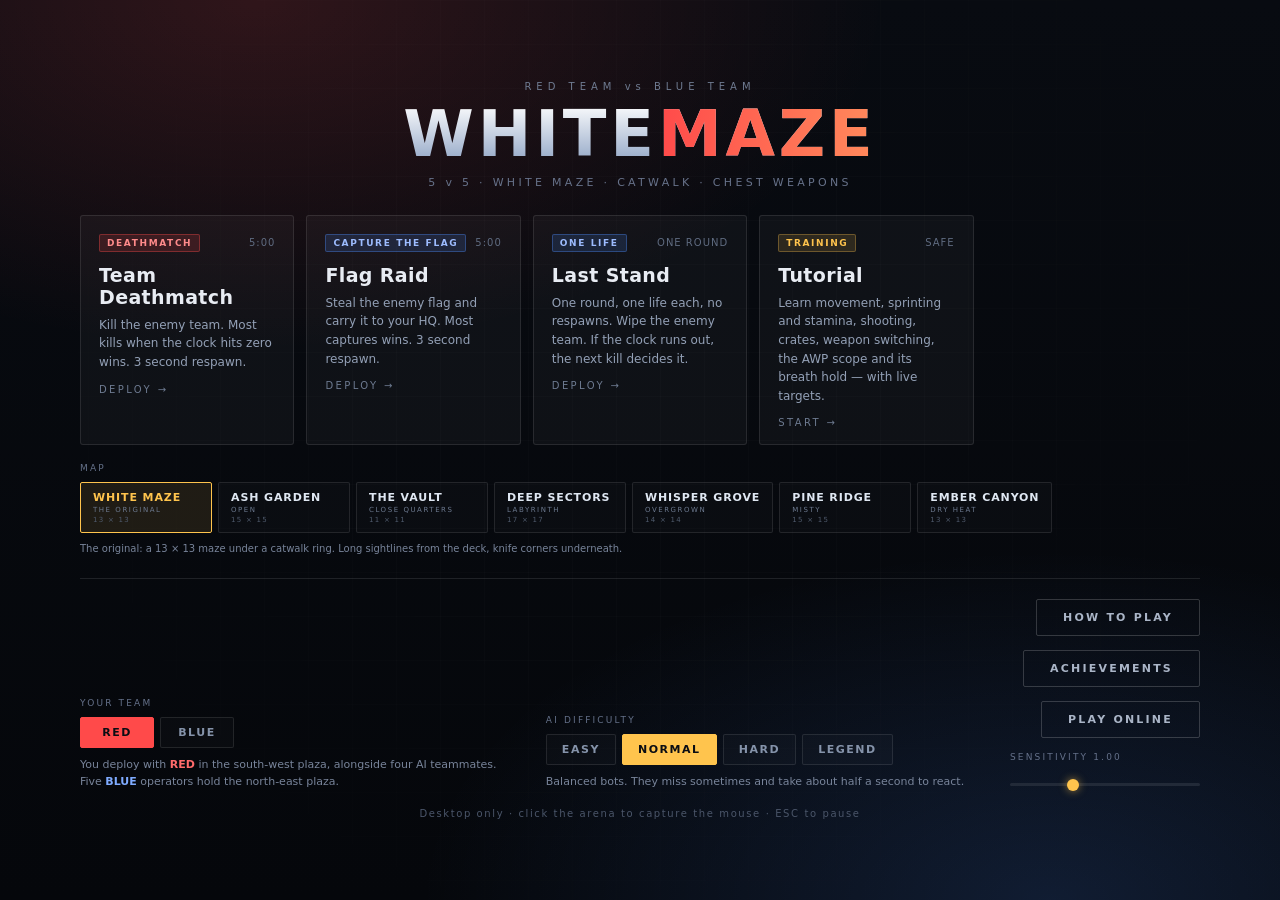
<file: house-siege-3d/index.html>
<!DOCTYPE html>
<html lang="en">
<head>
<meta charset="utf-8">
<meta name="viewport" content="width=device-width,initial-scale=1,maximum-scale=1">
<title>WHITE MAZE 5v5</title>
<link rel="icon" href="data:image/svg+xml,%3Csvg xmlns='http://www.w3.org/2000/svg' viewBox='0 0 32 32'%3E%3Crect width='32' height='32' rx='6' fill='%230a0d13'/%3E%3Cpath d='M16 5l9 6v10l-9 6-9-6V11z' fill='none' stroke='%23ff4a4a' stroke-width='2.5'/%3E%3Ccircle cx='16' cy='16' r='3' fill='%23ffc44d'/%3E%3C/svg%3E">
<link rel="stylesheet" href="css/style.css?v=50">
</head>
<body>
<a id="arcadeBack" href="../" title="Back to Arcade" aria-label="Back to Arcade" style="position:fixed;top:14px;left:14px;z-index:999999;padding:11px 20px;border:1px solid #3d4c74;border-radius:999px;background:rgba(10,13,20,.9);color:#eef2fb;font:700 17px/1.2 system-ui,-apple-system,'Segoe UI',Roboto,sans-serif;text-decoration:none;box-shadow:0 3px 12px rgba(0,0,0,.5);transition:opacity .25s">&#8592; Arcade</a>
<div id="arcadeHot" aria-hidden="true" style="position:fixed;top:0;left:0;width:140px;height:64px;z-index:999998"></div>
<script>(function(){var a=document.getElementById('arcadeBack'),h=document.getElementById('arcadeHot');if(!a||!h)return;var t;function show(){clearTimeout(t);a.style.opacity='1';a.style.pointerEvents='auto';}function hide(){a.style.opacity='0';a.style.pointerEvents='none';}function later(){clearTimeout(t);t=setTimeout(hide,1500);}a.addEventListener('mouseenter',show);a.addEventListener('mouseleave',later);h.addEventListener('mouseenter',show);h.addEventListener('mouseleave',later);show();t=setTimeout(hide,4000);})();</script>

<!-- ================= LOADING ================= -->
<div id="loading">
  <div class="load-wrap">
    <div class="load-logo">WHITE&nbsp;MAZE<span>5v5</span></div>
    <div class="load-sub">TACTICAL ARENA · THREE.JS</div>
    <div class="load-bar"><div class="load-fill" id="loadFill"></div></div>
    <div class="load-text" id="loadText">Booting engine…</div>
  </div>
</div>

<!-- ================= MAIN MENU ================= -->
<div id="menu" class="screen">
  <div class="menu-bg"></div>
  <div class="menu-inner">
    <div class="brand">
      <div class="brand-kicker">RED TEAM vs BLUE TEAM</div>
      <h1>WHITE<span>MAZE</span></h1>
      <div class="brand-sub">5 v 5 · WHITE MAZE · CATWALK · CHEST WEAPONS</div>
    </div>

    <div class="menu-grid" id="modeGrid"></div>

    <div class="map-block">
      <div class="diff-label">MAP</div>
      <div class="map-row" id="mapRow"></div>
      <div class="map-desc" id="mapDesc"></div>
    </div>

    <div class="menu-bottom">
      <div class="diff-block">
        <div class="diff-label">YOUR TEAM</div>
        <div class="diff-row team" id="teamRow">
          <button data-team="red" class="on">RED</button>
          <button data-team="blue">BLUE</button>
        </div>
        <div class="diff-desc" id="teamDesc">You spawn in the south-west plaza with four AI teammates. The other five operators hunt you.</div>
      </div>
      <div class="diff-block">
        <div class="diff-label">AI DIFFICULTY</div>
        <div class="diff-row" id="diffRow">
          <button data-diff="easy">EASY</button>
          <button data-diff="normal" class="on">NORMAL</button>
          <button data-diff="hard">HARD</button>
          <button data-diff="legend">LEGEND</button>
        </div>
        <div class="diff-desc" id="diffDesc">Balanced bots. They miss sometimes and take about half a second to react.</div>
      </div>
      <div class="menu-btns">
        <button class="btn ghost" id="btnHowTo">HOW TO PLAY</button>
        <button class="btn ghost" id="btnAch">ACHIEVEMENTS</button>
        <button class="btn ghost net-btn" id="btnOnline">PLAY ONLINE</button>
        <div class="sens">
          <label>SENSITIVITY <span id="sensVal">1.0</span></label>
          <input type="range" id="sens" min="0.3" max="2.5" step="0.05" value="1">
        </div>
      </div>
    </div>
    <div class="foot-note">Desktop only · click the arena to capture the mouse · ESC to pause</div>
  </div>
</div>

<!-- ================= HUD ================= -->
<div id="hud">
  <div id="nameplates"></div>

  <!-- top bar -->
  <div class="topbar">
    <div class="teamscore red"><span class="ts-name">RED</span><span class="ts-num" id="scoreRed">0</span><span class="ts-cap" id="capRed">KILLS</span></div>
    <div class="clockbox">
      <div class="clock" id="clock">5:00</div>
      <div class="mode-name" id="modeName">TEAM DEATHMATCH</div>
      <div class="map-name" id="mapName">WHITE MAZE</div>
    </div>
    <div class="teamscore blue"><span class="ts-num" id="scoreBlue">0</span><span class="ts-cap" id="capBlue">KILLS</span><span class="ts-name">BLUE</span></div>
  </div>

  <!-- roster -->
  <div id="roster">
    <div class="roster-team">
      <div class="rt-head red">RED <span id="redAlive">5/5</span></div>
      <div id="rosterRed"></div>
    </div>
    <div class="roster-team">
      <div class="rt-head blue">BLUE <span id="blueAlive">5/5</span></div>
      <div id="rosterBlue"></div>
    </div>
  </div>

  <!-- minimap -->
  <div id="mapBox"><canvas id="minimap" width="176" height="176"></canvas><div class="map-label">TACTICAL MAP</div></div>

  <!-- kill feed -->
  <div id="feed"></div>

  <!-- objective banner -->
  <div id="objBanner"></div>

  <!-- crosshair -->
  <div id="crosshair">
    <div class="ch tl"></div><div class="ch tr"></div><div class="ch bl"></div><div class="ch br"></div><div class="ch dot"></div>
  </div>
  <div id="chargeWrap"><div id="chargeFill"></div><span id="chargeLabel">DRAWING</span></div>
  <div id="hitmarker">✕</div>
  <div id="dmgvig"></div>
  <div id="scope">
    <div class="sc-ring"></div>
    <div class="sc-lens"></div>
    <div class="sc-h"></div><div class="sc-v"></div>
    <div class="sc-tick l"></div><div class="sc-tick r"></div>
    <div class="sc-dots"></div>
    <div class="sc-dot"></div>
    <div class="sc-zoom" id="scZoomBox">
      <span id="scZoom">4×</span>
      <i id="scZoomHint">Z → 8×</i>
    </div>
    <div class="sc-breath" id="scBreath">
      <span class="scb-key">Q</span>
      <span class="scb-txt" id="scbTxt">HOLD BREATH</span>
      <span class="scb-bar"><i id="scbFill"></i></span>
    </div>
  </div>

  <!-- bottom left: health -->
  <div class="vitals">
    <div class="v-label">HEALTH</div>
    <div class="hp-row">
      <div class="hp-bar"><div class="hp-fill" id="hpFill"></div></div>
      <div class="hp-num" id="hpNum">100</div>
    </div>
    <div class="st-row">
      <div class="st-label">STAMINA <span id="stNum">100</span></div>
      <div class="st-bar"><div class="st-fill" id="stFill"></div></div>
    </div>
    <div class="v-sub" id="vSub">KNIFE · PISTOL</div>
  </div>

  <!-- bottom right: the numbers on a weapon crate, the bag, and the held gun.
       One right-anchored flex column keeps the three stacked with no overlap. -->
  <div class="rstack">
    <!-- near a weapon chest: its data, right bottom -->
    <div id="lootCard">
      <div class="lc-head"><span class="lc-name" id="lcName">AK-47 RIFLE</span><span class="lc-tag">WEAPON</span></div>
      <div class="lc-stats" id="lcStats"></div>
    </div>
    <div id="bag">
      <div class="bag-head">BAG <span>1–5 · WHEEL CYCLE</span></div>
      <div id="bagList"></div>
    </div>
    <div class="gunbox">
      <div class="g-name" id="gName">M9 PISTOL</div>
      <div class="g-ammo"><span id="gMag">12</span><i>/</i><span id="gRes">96</span></div>
      <div class="g-hint" id="gHint">R RELOAD</div>
    </div>
  </div>

  <div id="prompt"><b>RMB</b> OPEN CRATE</div>

  <!-- flag carrier -->
  <div id="carryBanner">YOU CARRY THE ENEMY FLAG — RETURN TO BASE</div>

  <!-- respawn -->
  <div id="respawn">
    <div class="rs-title">ELIMINATED</div>
    <div class="rs-killer" id="killBy"></div>
    <div class="rs-sub" id="rsSub">Respawning in <span id="rsNum">3</span></div>
  </div>

  <!-- tutorial checklist -->
  <div id="tutTasks">
    <div class="tt-head">TRAINING OBJECTIVES</div>
    <div id="ttList"></div>
  </div>
</div>

<!-- ================= PAUSE ================= -->
<div id="pause" class="screen">
  <div class="panel">
    <h2>PAUSED</h2>
    <div class="pause-score" id="pauseScore"></div>
    <div class="pause-note" id="pauseNote"></div>
    <div class="keylist">
      <div><b>W A S D</b> Move</div><div><b>MOUSE</b> Look / Aim</div>
      <div><b>LEFT CLICK</b> Fire</div><div><b>RMB</b> Open crate</div>
      <div><b>E</b> Aim / scope</div><div><b>Q</b> Hold breath (scoped)</div>
      <div><b>Z</b> Scope 2× / 4× / 8×</div><div><b>R</b> Reload</div>
      <div><b>SHIFT</b> Sprint · stamina</div><div><b>SPACE</b> Jump</div>
      <div><b>1–5</b> Weapons</div><div><b>WHEEL</b> Cycle weapons</div>
      <div><b>TAB</b> Scoreboard</div><div><b>ESC</b> Pause</div>
      <div><b>F3</b> Performance readout</div><div></div>
    </div>
    <div class="panel-btns">
      <button class="btn" id="btnResume">RESUME</button>
      <button class="btn ghost" id="btnRestart">RESTART</button>
      <button class="btn ghost" id="btnQuit">QUIT TO MENU</button>
    </div>
  </div>
</div>

<!-- ================= END ================= -->
<div id="end" class="screen">
  <div class="panel wide">
    <div class="end-kicker" id="endKicker">MATCH COMPLETE</div>
    <h2 id="endTitle">RED TEAM WINS</h2>
    <div class="end-score" id="endScore">75 — 61</div>
    <div class="end-stats" id="endStats"></div>

    <!-- alone against the AI: no vote, just the count back to the lobby -->
    <div class="end-auto" id="endAuto"></div>

    <!-- in a room: the next map, voted by the humans in it -->
    <div id="votePanel">
      <div class="vote-head">
        <span class="vote-kicker" id="voteKicker">VOTE THE NEXT MAP</span>
        <span class="vote-clock" id="voteClock"></span>
      </div>
      <div class="vote-bar"><i id="voteBar"></i></div>
      <div class="vote-cols">
        <div class="vote-col">
          <div class="vote-col-h">NEXT MAP · MODE STAYS <b id="voteModeName">DEATHMATCH</b></div>
          <div class="vote-list" id="voteMaps"></div>
        </div>
      </div>
      <div class="vote-result" id="voteResult"></div>
    </div>

    <div class="panel-btns">
      <button class="btn" id="btnAgain">RETURN TO LOBBY</button>
      <button class="btn ghost" id="btnMenu">LEAVE ROOM</button>
    </div>
  </div>
</div>

<!-- ================= TUTORIAL / HOW TO PLAY ================= -->
<div id="howto" class="screen">
  <div class="panel wide howto">
    <div class="ht-head">
      <h2>FIELD MANUAL</h2>
      <div class="ht-pages" id="htDots"></div>
    </div>
    <div class="ht-body" id="htBody"></div>
    <div class="panel-btns">
      <button class="btn ghost" id="htPrev">← BACK</button>
      <button class="btn" id="htNext">NEXT →</button>
      <button class="btn ghost" id="htClose">CLOSE</button>
    </div>
  </div>
</div>

<!-- ================= ONLINE ================= -->
<div id="online" class="screen">
  <div class="panel wide net-panel">
    <div class="ht-head">
      <h2>ONLINE</h2>
      <div class="net-status" id="netStatus">OFFLINE</div>
    </div>
    <div class="net-body">
      <div class="net-left">
        <div class="net-row">
          <label>CALLSIGN</label>
          <input id="netName" maxlength="14" placeholder="OPERATOR" autocomplete="off">
        </div>
        <div class="net-row">
          <label>BROKER</label>
          <input id="netBroker" spellcheck="false" autocomplete="off">
        </div>
        <div class="net-hint">Rooms are relayed through a public MQTT broker over WebSockets. A private room is invisible in the list — only its invite code gets you in.</div>

        <div class="net-sec">HOST A ROOM</div>
        <div class="net-row stack">
          <label>MODE</label>
          <div class="seg" id="netMode"></div>
        </div>
        <div class="net-row stack">
          <label>MAP</label>
          <div class="seg" id="netMap"></div>
        </div>
        <div class="net-row">
          <label>VISIBILITY</label>
          <div class="seg" id="netVis">
            <button data-vis="public" class="on">PUBLIC</button>
            <button data-vis="private">PRIVATE</button>
          </div>
        </div>
        <div class="net-row">
          <label>AI SQUADS</label>
          <div class="seg" id="netAi">
            <button data-ai="on" class="on">ON</button>
            <button data-ai="off">OFF</button>
          </div>
        </div>
        <div class="net-row" id="netDiffRow">
          <label>AI LEVEL</label>
          <div class="seg" id="netDiff">
            <button data-diff="easy">EASY</button>
            <button data-diff="normal" class="on">NORMAL</button>
            <button data-diff="hard">HARD</button>
            <button data-diff="legend">LEGEND</button>
          </div>
        </div>
        <div class="net-hint">Every mode works online. Flags and eliminations are judged by the host from the players in the room, so all machines agree on the score — the AI squads fight locally and never score.</div>
        <button class="btn net-host-btn" id="btnHost">HOST ROOM</button>
      </div>

      <div class="net-right">
        <div class="net-sec">JOIN WITH AN INVITE CODE</div>
        <div class="net-join">
          <input id="netCode" maxlength="4" placeholder="CODE" autocomplete="off" spellcheck="false">
          <button class="btn" id="btnJoin">JOIN</button>
        </div>
        <div class="net-sec">PUBLIC ROOMS <span id="netRoomCount"></span></div>
        <div class="net-rooms" id="netRooms"></div>
      </div>
    </div>
    <div class="panel-btns">
      <button class="btn ghost" id="btnNetClose">CLOSE</button>
    </div>
  </div>
</div>

<!-- pre-match room lobby: the roster and the ready gate -->
<div id="netLobby" class="screen">
  <div class="panel net-lobby-panel">
    <div class="ht-head">
      <h2>ROOM <span class="nl-code" id="nlCode">----</span></h2>
      <div class="net-status online" id="nlStatus">LOBBY</div>
    </div>
    <div class="nl-meta" id="nlMeta">—</div>
    <div class="nl-sec">OPERATORS <span id="nlCount">1</span></div>
    <div class="nl-roster" id="nlRoster"></div>
    <div class="nl-hint" id="nlHint">Waiting for the host…</div>
    <div class="panel-btns">
      <button class="btn ghost" id="btnLobbyLeave">LEAVE ROOM</button>
      <button class="btn nl-ready" id="btnReady">READY</button>
    </div>
  </div>
</div>

<!-- in-match network chip -->
<div id="netChip">
  <span class="nc-code" id="netChipCode">----</span>
  <span class="nc-dot" id="netChipDot"></span>
  <span class="nc-info" id="netChipInfo">CONNECTING</span>
</div>

<!-- F3 performance readout -->
<div id="perf">
  <span id="perfFps">--</span> FPS<i>·</i><span id="perfMs">--</span> MS<i>·</i><span id="perfRes">1.00x</span>
</div>

<!-- shown when the browser has not given us the mouse yet -->
<div id="lockHint"><b>CLICK</b> TO CAPTURE MOUSE</div>

<!-- ================= ACHIEVEMENTS ================= -->
<div id="achievements" class="screen">
  <div class="panel wide ach-panel">
    <div class="ht-head">
      <h2>ACHIEVEMENTS</h2>
      <div class="ach-saved">SAVED ON THIS DEVICE</div>
    </div>
    <div class="ach-body" id="achBody"></div>
    <div class="panel-btns">
      <button class="btn" id="btnAchClose">CLOSE</button>
      <button class="btn ghost danger" id="btnAchWipe">RESET PROGRESS</button>
    </div>
  </div>
</div>

<!-- unlock toasts (live above every screen) -->
<div id="achToasts"></div>
<div id="netToast"></div>

<script src="lib/three.min.js"></script>
<script src="lib/mqtt.min.js"></script>
<script src="js/00-core.js?v=50"></script>
<script src="js/10-render.js?v=50"></script>
<script src="js/20-world.js?v=50"></script>
<script src="js/30-nav.js?v=50"></script>
<script src="js/35-physics.js?v=50"></script>
<script src="js/40-actors.js?v=50"></script>
<script src="js/45-combat.js?v=50"></script>
<script src="js/50-items.js?v=50"></script>
<script src="js/55-effects.js?v=50"></script>
<script src="js/60-loot.js?v=50"></script>
<script src="js/65-flags.js?v=50"></script>
<script src="js/70-ai.js?v=50"></script>
<script src="js/75-player.js?v=50"></script>
<script src="js/80-viewmodel.js?v=50"></script>
<script src="js/90-hud.js?v=50"></script>
<script src="js/91-vote.js?v=50"></script>
<script src="js/93-achieve.js?v=50"></script>
<script src="js/94-tutorial.js?v=50"></script>
<script src="js/95-input.js?v=50"></script>
<script src="js/96-flow.js?v=50"></script>
<script src="js/97-net.js?v=50"></script>
<script src="js/98-menu.js?v=50"></script>
<script src="js/99-boot.js?v=50"></script>
</body>
</html>
</file>
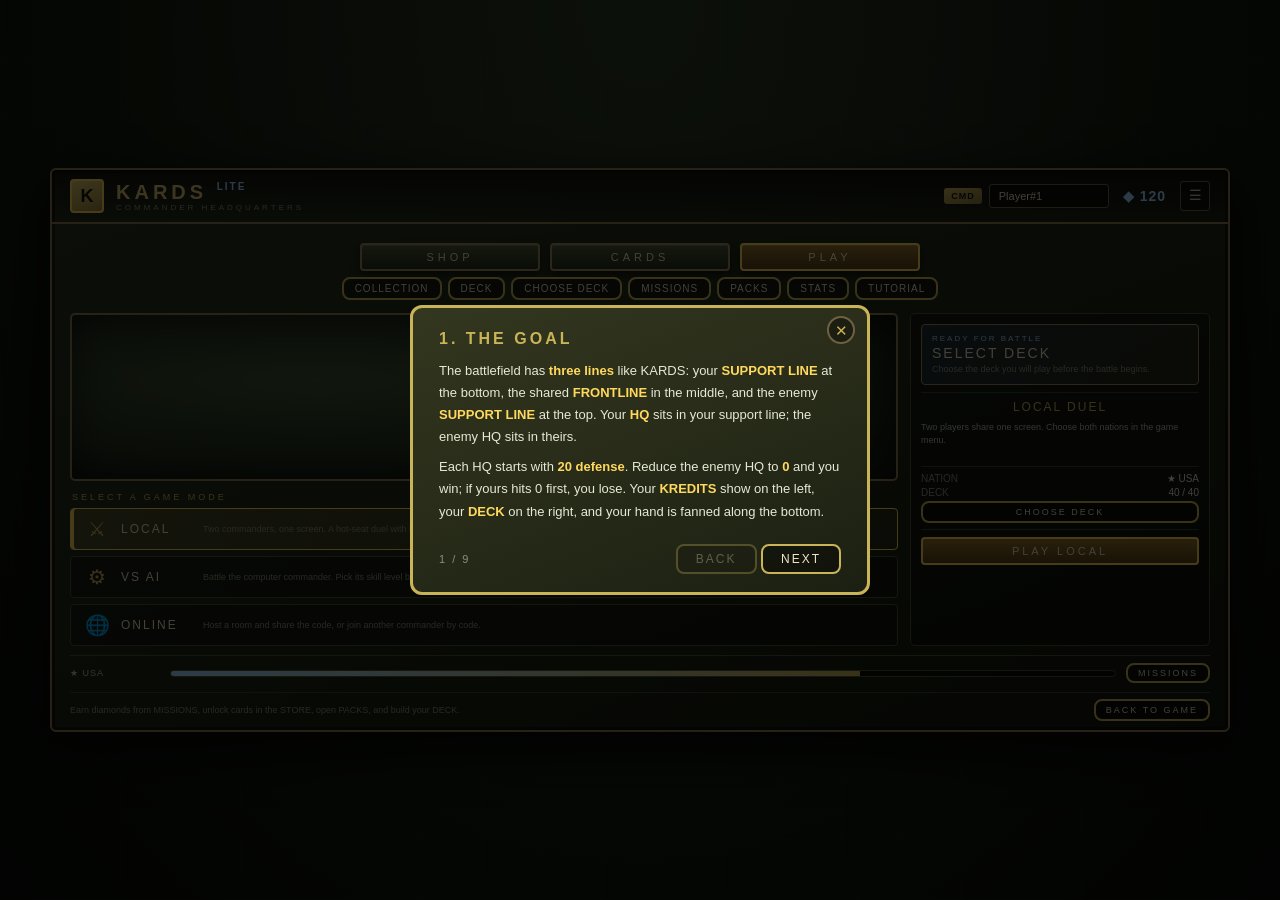
<file: kards/index.html>
﻿<!DOCTYPE html>
<html lang="en">
<head>
<meta charset="UTF-8">
<meta name="viewport" content="width=device-width, initial-scale=1.0">
<title>KARDS Lite - WWII Card Game</title>
<style>
  * { box-sizing: border-box; margin: 0; padding: 0; }
  html, body { height: 100%; }
  body {
    font-family: "Arial Black", "Segoe UI", Arial, sans-serif;
    background: radial-gradient(circle at 50% 30%, #3a4d33 0%, #1e2a1c 60%, #121a10 100%);
    color: #e8e0c8;
    overflow: hidden;
    user-select: none;
    -webkit-tap-highlight-color: transparent;
    touch-action: manipulation;
  }
  #fit { width: 100vw; height: 100vh; display: flex; align-items: center; justify-content: center; overflow: hidden; }
  #stage { transform-origin: center center; }

  header { width: 100%; text-align: center; padding: 8px 0 2px; }
  header h1 {
    font-size: 20px;
    letter-spacing: 5px;
    color: #c9b458;
    text-shadow: 2px 2px 0 #000000, 0 0 12px rgba(201,180,88,.4);
  }
  #turnbar {
    display: inline-block;
    margin-top: 4px;
    padding: 4px 18px;
    border: 2px solid #c9b458;
    border-radius: 20px;
    background: rgba(0,0,0,.45);
    font-size: 13px;
    letter-spacing: 2px;
    color: #f0e6c8;
  }
  #log {
    margin: 4px auto;
    min-height: 30px;
    max-width: 700px;
    padding: 4px 12px;
    font-family: Consolas, monospace;
    font-size: 11px;
    color: #a8b89c;
    text-align: center;
  }

  .panel { display: flex; flex-direction: column; align-items: center; width: 100%; }

  .prow { display: flex; align-items: center; justify-content: space-between; gap: 10px; width: 92%; max-width: 760px; }

  .hqbox { display: inline-flex; align-items: center; gap: 8px; }
  .hqcard {
    width: 80px; height: 104px;
    background: linear-gradient(160deg, #4c5a44, #232d20);
    border: 3px solid #c9b458;
    border-radius: 8px;
    display: flex; flex-direction: column; align-items: center; justify-content: center;
    position: relative; cursor: default;
  }
  .hqcard .star { position: absolute; top: 5px; left: 50%; transform: translateX(-50%); font-size: 11px; color: #c9b458; letter-spacing: 1px; }
  .hqcard .hpbar-wrap { position: absolute; bottom: 5px; left: 5px; right: 5px; }
  .hpbar-wrap { height: 10px; background: rgba(0,0,0,.55); border-radius: 6px; overflow: hidden; border: 1px solid #000; }
  .hpbar { height: 100%; background: linear-gradient(180deg, #6fc96f, #2f7d2f); transition: width .3s; }
  .hpbar.low { background: linear-gradient(180deg, #e08a5a, #b3382a); }
  .hpnum { font-size: 15px; color: #fff; text-shadow: 1px 1px 0 #000; }
  .hqcard.targetable { cursor: crosshair; border-color: #ffd95e; box-shadow: 0 0 14px 3px rgba(255,217,94,.55); }

  .stackbox { display: flex; flex-direction: column; align-items: center; gap: 2px; font-size: 10px; color: #b9c4a8; letter-spacing: 1px; }
  .stackcard { width: 36px; height: 48px; background: repeating-linear-gradient(45deg, #33301f, #33301f 5px, #45412a 5px, #45412a 10px); border: 2px solid #5a563c; border-radius: 6px; }

  .hand { display: flex; justify-content: center; gap: 6px; min-height: 140px; padding: 8px 4px; flex-wrap: wrap; }
  .hand .cardwrap { cursor: default; }

  .boardrow { display: flex; justify-content: center; gap: 10px; min-height: 144px; padding: 6px 4px; align-items: flex-start; }

  .lineLabel { width: 100%; text-align: center; font-size: 9px; letter-spacing: 3px; color: #7d865f; margin: 3px 0 -1px; }
  .frontbar {
    width: 100%; text-align: center; font-size: 10px; letter-spacing: 3px;
    color: #c9b458; padding: 4px 0; margin: 2px 0;
    background: linear-gradient(90deg, rgba(201,180,88,0), rgba(201,180,88,.16), rgba(201,180,88,0));
    border-top: 1px solid rgba(201,180,88,.35); border-bottom: 1px solid rgba(201,180,88,.35);
  }
  .frontbar.mine { color: #8fe08f; }
  .frontbar.foe { color: #e08a8a; }
  .frontbar.open { color: #8a917c; }
  .frontempty { align-self: center; font-size: 10px; letter-spacing: 1px; color: #5c6650; padding: 44px 0; }

  .cardwrap { width: 98px; text-align: center; position: relative; }
  .advbtn {
    position: absolute; top: -9px; right: -6px; z-index: 3;
    font-family: inherit; font-size: 9px; letter-spacing: 0; line-height: 1;
    padding: 4px 7px; border-radius: 9px; cursor: pointer;
    color: #121a10; background: #ffd95e; border: 2px solid #7a5a1f;
    box-shadow: 0 2px 6px rgba(0,0,0,.5);
  }
  .advbtn:not(.off) { animation: advpulse 1.8s ease-in-out infinite; }
  @keyframes advpulse {
    0%, 100% { box-shadow: 0 0 4px rgba(255,217,94,.45); }
    50% { box-shadow: 0 0 12px 3px rgba(255,217,94,.85); }
  }
  .advbtn:hover { background: #fff1a8; }
  .advbtn.off { opacity: .5; cursor: help; }
  .card .cost.op { background: #7a5a1f; border-color: #ffd95e; }
  .card {
    width: 94px; height: 126px; margin: 0 auto;
    border: 3px solid #6f6040; border-radius: 8px;
    background: linear-gradient(170deg, #d9d0b0, #b0a67f);
    position: relative; color: #26220f;
    box-shadow: 0 4px 8px rgba(0,0,0,.55);
    transition: transform .15s, box-shadow .15s, filter .15s;
    touch-action: manipulation;
  }
  .card:hover { transform: translateY(-6px); }
  .card:active { transform: translateY(-2px) scale(.97); }
  .card .cost {
    position: absolute; top: -4px; left: -4px;
    width: 22px; height: 22px; border-radius: 50%;
    background: #24407a; border: 2px solid #fff;
    color: #fff; font-size: 13px; line-height: 18px; text-align: center;
  }
  .card .atk { position: absolute; left: -4px; bottom: -4px; width: 22px; height: 22px; border-radius: 50%; background: #7a2424; border: 2px solid #fff; color: #fff; font-size: 13px; line-height: 18px; text-align: center; }
  .card .hp { position: absolute; right: -4px; bottom: -4px; width: 22px; height: 22px; border-radius: 50%; background: #25742c; border: 2px solid #fff; color: #fff; font-size: 13px; line-height: 18px; text-align: center; }
  .card .cname {
    position: absolute; top: 7px; left: 20px; right: 4px;
    font-size: 10px; text-align: center; white-space: normal; line-height: 1.05; overflow: hidden;
  }
  .card .art { position: absolute; top: 28px; left: 6px; right: 6px; height: 68px; border-radius: 6px; display: flex; align-items: center; justify-content: center; font-size: 34px; color: #3d3a2a; background: rgba(60,80,60,.28); }
  .card.guard .art::after, .card.air .art::after { content: ""; display: none; }
  .badge {
    position: absolute; top: 30px; right: 5px;
    font-size: 7px; letter-spacing: 1px; padding: 1px 4px; border-radius: 8px; color: #fff;
  }
  .badge.guard { background: #5a5c8c; }
  .badge.air { background: #7a4c8c; }
  .badge.exhausted { background: #8a4c22; }
  .card.exhausted { filter: grayscale(.85) brightness(.92); }
  /* four card levels */
  .lvl { position: absolute; top: 2px; right: 3px; z-index: 2; min-width: 13px; padding: 0 3px; font-size: 7px; line-height: 11px; text-align: center; color: #10140b; border-radius: 2px; font-weight: bold; }
  .lvl.lv1 { background: #9aa07f; }
  .lvl.lv2 { background: #9fd4ff; }
  .lvl.lv3 { background: #c9a2ff; }
  .lvl.lv4 { background: #ffd95e; box-shadow: 0 0 6px rgba(255,217,94,.7); }
  .card.playable { border-color: #ffd95e; box-shadow: 0 0 12px 2px rgba(255,217,94,.45); }
  .card.unplayable { filter: brightness(.55); }
  .card.selected { border-color: #ff7a5e; box-shadow: 0 0 16px 4px rgba(255,122,94,.7); }
  .card.targetable { border-color: #ffd95e; box-shadow: 0 0 14px 3px rgba(255,217,94,.6); cursor: crosshair; }
  .card.incapable { opacity: .45; }
  .card.order { border-color: #c9b458; background: linear-gradient(170deg, #f0e6c0, #cbbd85); }
  .card.order .art { background: rgba(150,125,45,.28); color: #4a411c; }
  .otext { position: absolute; bottom: 8px; left: 6px; right: 6px; font-size: 8px; line-height: 1.15; text-align: center; color: #5a4f1e; }
  .utext { position: absolute; left: 5px; right: 5px; text-align: center; font-size: 6.5px; line-height: 1.12; color: #463c10; overflow: hidden; }
  .card.hasskill .art { top: 22px; height: 32px; font-size: 22px; }
  .card.hasskill .utext { top: 58px; bottom: 18px; font-size: 7px; line-height: 1.15; }

  #orderbox {
    position: fixed; left: 18px; top: 50%; z-index: 45;
    display: flex; flex-direction: column; align-items: center; gap: 6px;
    pointer-events: none; opacity: 0;
    transform: translateY(-50%) translateX(-140%);
    transition: transform .25s ease, opacity .25s ease;
  }
  #orderbox.show { opacity: 1; transform: translateY(-50%) translateX(0); }
  #orderbox .olabel { font-size: 10px; letter-spacing: 3px; color: #c9b458; text-shadow: 1px 1px 0 #000; }
  #orderboxCard .card { border-color: #ffd95e; box-shadow: 0 0 18px 4px rgba(255,217,94,.45); }

  .cardback { width: 70px; height: 96px; border: 3px solid #6f6040; border-radius: 8px; background: repeating-linear-gradient(45deg, #2c2a1c, #2c2a1c 7px, #3c3a26 7px, #3c3a26 14px); position: relative; }
  .cardback::after { content: "★"; position: absolute; top: 50%; left: 50%; transform: translate(-50%,-50%); color: #c9b458; font-size: 18px; }

  #menu { display: flex; flex-direction: column; align-items: center; gap: 8px; padding: 8px 0 2px; }
  #menu .mgroup { display: flex; gap: 8px; flex-wrap: wrap; justify-content: center; }
  .btn.mmode { padding: 6px 18px; font-size: 12px; }
  .btn.mmode.active { background: rgba(201,180,88,.35); color: #fff; border-color: #ffd95e; }
  #onlinePanel { display: none; align-items: center; gap: 6px; flex-wrap: wrap; justify-content: center; }
  #onlinePanel input {
    font-family: inherit; font-size: 12px; padding: 6px 10px; width: 130px;
    background: rgba(0,0,0,.4); color: #f0e6c8; border: 2px solid #6f6040; border-radius: 8px; outline: none;
  }
  #onlinePanel input:focus { border-color: #c9b458; }
  #onlinePanel .btn { padding: 6px 16px; font-size: 12px; }

  #lobby { display: none; flex-direction: column; align-items: center; gap: 6px; margin-top: 6px; padding: 10px 18px; border: 1px solid #565c3d; border-radius: 8px; background: rgba(0,0,0,.25); min-width: 240px; }
  #lobby .lobbyRow { display: flex; gap: 10px; width: 100%; justify-content: space-between; font-size: 12px; color: #e6e9d5; }
  #lobby .lobbyRow .lbl { color: #8a917c; }
  #lobby .lobbyRow #lobbyRoom { color: #c9b458; font-size: 15px; letter-spacing: 2px; }
  #lobby #lobbyStart { margin-top: 6px; }
  #lobby #lobbyStart[disabled] { opacity: .4; }
  #lobby #lobbyWait { font-size: 11px; color: #b9c4a8; min-height: 14px; }
  /* online waiting room — the battlefield stays hidden until the host starts */
  #onlineWait { display: none; flex-direction: column; align-items: center; justify-content: center; gap: 8px; min-height: 470px; text-align: center; padding: 20px; }
  body.online-prestart #onlineWait { display: flex; }
  /* If the lobby hub is open, it is the waiting screen — don't stack another one behind it. */
  body.online-prestart.lobby-open #onlineWait { display: none; }
  body.online-prestart #panelTop, body.online-prestart #panelMid, body.online-prestart #panelBottom { display: none; }
  .owIcon { font-size: 46px; color: #c9b458; text-shadow: 0 3px 12px #000; }
  .owTitle { font-size: 16px; letter-spacing: 4px; color: #f0e6c8; }
  .owText { font-size: 11px; color: #b9c4a8; line-height: 1.5; max-width: 380px; }
  .owCode { display: inline-block; padding: 5px 14px; border: 2px solid #c9b458; border-radius: 6px; background: rgba(0,0,0,.5); color: #ffd95e; font-size: 16px; letter-spacing: 3px; }
  .owCode.empty { display: none; }
  #onlineStatus { font-size: 12px; color: #b9c4a8; letter-spacing: 1px; min-height: 16px; }

  footer { display: flex; gap: 16px; padding: 10px 0 16px; }
  .btn {
    font-family: inherit; font-size: 13px; letter-spacing: 2px;
    padding: 8px 24px; border-radius: 8px; border: 2px solid #c9b458;
    background: rgba(0,0,0,.4); color: #f0e6c8; cursor: pointer;
    touch-action: manipulation;
  }
  .btn:hover { background: rgba(201,180,88,.25); }
  .btn:active { transform: translateY(1px); }
  .btn:disabled { opacity: .4; cursor: not-allowed; }

  #modal {
    display: none;
    position: fixed; inset: 0;
    background: rgba(0,0,0,.72);
    align-items: center; justify-content: center; z-index: 50;
  }
  #modal.show { display: flex; }
  #modal .box {
    padding: 24px 34px; text-align: center;
    background: linear-gradient(160deg, #33371f, #1c2012);
    border: 3px solid #c9b458; border-radius: 12px;
  }
  #modal .box h2 { font-size: 18px; letter-spacing: 3px; margin-bottom: 4px; color: #c9b458; }
  #modal .box p { font-size: 12px; color: #b9c4a8; margin-bottom: 16px; }
  #modal .tip { font-size: 10px; color: #8a917c; margin-top: -10px; margin-bottom: 14px; }

  #roomlist { display: none; position: fixed; top: 0; left: 0; bottom: 0; right: 0; background: rgba(0,0,0,.6); align-items: center; justify-content: center; z-index: 50; }
  #roomlist.show { display: flex; }
  #roomlist .rbox { max-height: 72vh; overflow: auto; background: linear-gradient(160deg, #33371f, #1c2012); border: 3px solid #c9b458; border-radius: 12px; padding: 18px 22px; width: 330px; }
  #roomlist h2 { font-size: 16px; letter-spacing: 3px; color: #c9b458; text-align: center; margin-bottom: 10px; }
  #roomlist .rrow { display: flex; align-items: center; justify-content: space-between; gap: 8px; padding: 7px 0; border-bottom: 1px solid #3a4030; font-size: 13px; color: #e6e9d5; }
  #roomlist .rrow .rrowc { color: #c9b458; letter-spacing: 1px; font-weight: bold; }
  #roomlist .rrow .btn { padding: 4px 12px; font-size: 11px; }
  #roomlist .tip { font-size: 11px; color: #8a917c; text-align: center; margin: 12px 0; }
  #roomlist .btns { display: flex; gap: 8px; justify-content: center; margin-top: 12px; }

  #tutorial { display: none; position: fixed; inset: 0; background: rgba(0,0,0,.72); align-items: center; justify-content: center; z-index: 80; }
  #tutorial.show { display: flex; }
  #tutorial .tbox {
    position: relative; width: 460px; max-width: 92vw; max-height: 84vh; overflow: auto;
    background: linear-gradient(160deg, #33371f, #1c2012);
    border: 3px solid #c9b458; border-radius: 12px; padding: 22px 26px 18px;
  }
  #tutorial .tclose {
    position: absolute; top: 8px; right: 12px; width: 28px; height: 28px; line-height: 26px;
    text-align: center; font-size: 15px; color: #c9b458; cursor: pointer;
    border: 2px solid #6f6040; border-radius: 50%; background: rgba(0,0,0,.35);
  }
  #tutorial .tclose:hover { background: rgba(201,180,88,.3); color: #fff; }
  #tutorial h2 { font-size: 16px; letter-spacing: 3px; color: #c9b458; margin-bottom: 12px; padding-right: 34px; }
  #tutorial .tbody {
    font-family: "Segoe UI", Arial, sans-serif; font-size: 13px; line-height: 1.7;
    color: #e6e9d5; min-height: 168px;
  }
  #tutorial .tbody b { color: #ffd95e; }
  #tutorial .tbody ul { padding-left: 20px; margin: 6px 0; }
  #tutorial .tbody li { margin-bottom: 6px; }
  #tutorial .tbody p { margin-bottom: 8px; }
  #tutorial .tfoot { display: flex; justify-content: space-between; align-items: center; margin-top: 16px; }
  #tutorial .tfoot .btn { padding: 6px 18px; font-size: 12px; }
  #tutorial .tfoot .btn[disabled] { opacity: .3; }
  #tutorial .dots { font-size: 11px; color: #8a917c; letter-spacing: 2px; }

  #flash {
    position: fixed; inset: 0; pointer-events: none; opacity: 0; transition: opacity .16s;
    background: radial-gradient(circle at 50% 50%, rgba(255,80,80,0) 35%, rgba(200,0,0,.55) 100%);
    z-index: 40;
  }
  #flash.on { opacity: 1; }
  @keyframes hqshake { 0%,100% { transform: translateX(0); } 25% { transform: translateX(-6px); } 75% { transform: translateX(6px); } }
  .hqcard.shake { animation: hqshake .3s ease; }
  @keyframes pop { from { transform: scale(.6); opacity: .2; } to { transform: scale(1); opacity: 1; } }
  .card.pop { animation: pop .18s ease; }

  #factionpick, #deckedit { display: none; position: fixed; inset: 0; background: rgba(0,0,0,.75); align-items: center; justify-content: center; z-index: 74; }
  #factionpick.show, #deckedit.show { display: flex; }
  .fbox, .dbox {
    width: 500px; max-width: 92vw; max-height: 84vh; overflow: auto;
    background: linear-gradient(160deg, #33371f, #1c2012);
    border: 3px solid #c9b458; border-radius: 12px; padding: 20px 22px;
  }
  .fbox h2, .dbox h2 { font-size: 15px; letter-spacing: 3px; color: #c9b458; text-align: center; margin-bottom: 14px; }
  .frow {
    display: flex; gap: 12px; align-items: center; padding: 12px; margin-bottom: 8px;
    border: 2px solid #4a5033; border-radius: 10px; cursor: pointer; background: rgba(0,0,0,.25);
  }
  .frow:hover { border-color: #c9b458; }
  .frow.sel { border-color: #ffd95e; }
  .frow .fflag { font-size: 30px; }
  .frow .fname { font-size: 14px; letter-spacing: 2px; color: #f0e6c8; }
  .frow .fdesc { font-size: 11px; color: #8a917c; margin-top: 2px; }
  .frow .fbonus { font-size: 11px; color: #c9b458; margin-top: 4px; }
  .dinfo { font-size: 12px; color: #c9b458; text-align: center; margin-bottom: 10px; }
  .drow { display: flex; align-items: center; gap: 8px; padding: 5px 0; border-bottom: 1px solid #2c3322; font-size: 12px; color: #e6e9d5; }
  .drow .dname { flex: 1; }
  .drow .dtag { font-size: 9px; color: #8a917c; letter-spacing: 1px; }
  .drow .dnum { width: 26px; text-align: center; color: #ffd95e; font-weight: bold; }
  .drow .dbtn { padding: 2px 10px; font-size: 12px; }
  .dbtns { display: flex; gap: 8px; justify-content: center; margin-top: 14px; flex-wrap: wrap; }
  .dbtns .btn { padding: 6px 14px; font-size: 11px; }
  .dbtns .btn.active { background: rgba(201,180,88,.35); color: #fff; border-color: #ffd95e; }
  .fpgroup { font-size: 12px; letter-spacing: 2px; color: #c9b458; text-align: center; margin: 12px 0 8px; }
  #stats { display: none; position: fixed; inset: 0; background: rgba(0,0,0,.75); align-items: center; justify-content: center; z-index: 60; }
  #stats.show { display: flex; }
  .abox {
    position: relative; width: 500px; max-width: 92vw; max-height: 84vh; overflow: auto;
    background: linear-gradient(160deg, #33371f, #1c2012);
    border: 3px solid #c9b458; border-radius: 12px; padding: 20px 22px;
  }
  .abox h2 { font-size: 15px; letter-spacing: 3px; color: #c9b458; text-align: center; margin-bottom: 6px; }
  .dstat { font-size: 11px; color: #c9b458; width: 100px; text-align: right; letter-spacing: 1px; }
  .srow { display: flex; justify-content: space-between; padding: 7px 2px; border-bottom: 1px solid #2c3322; font-size: 13px; color: #e6e9d5; }
  .srow .sl { color: #8a917c; }
  .srow .sv { color: #ffd95e; font-weight: bold; }
  .shead { font-size: 12px; letter-spacing: 2px; color: #c9b458; margin: 12px 0 6px; }
  .snote { font-size: 10px; line-height: 1.45; color: #8a917c; margin-top: 12px; text-align: center; }

  /* missions, diamonds, store and collection */
  #gemHud {
    align-self: center; padding: 4px 10px; border-radius: 12px;
    border: 2px solid #4d7fb8; background: rgba(20,40,70,.65);
    color: #9fd4ff; font-size: 12px; letter-spacing: 1px; white-space: nowrap;
  }
  .btn.mmode.hot { border-color: #9fd4ff; color: #fff; animation: gemglow 1.5s ease-in-out infinite; }
  @keyframes gemglow {
    0%, 100% { box-shadow: 0 0 3px rgba(130,190,255,.4); }
    50% { box-shadow: 0 0 12px 3px rgba(130,190,255,.8); }
  }
  #missions, #store { display: none; position: fixed; inset: 0; background: rgba(0,0,0,.75); align-items: center; justify-content: center; z-index: 65; }
  #missions.show, #store.show { display: flex; }
  #missions .tclose, #store .tclose {
    position: absolute; top: 8px; right: 12px; width: 28px; height: 28px; line-height: 26px;
    text-align: center; font-size: 15px; color: #c9b458; cursor: pointer;
    border: 2px solid #6f6040; border-radius: 50%; background: rgba(0,0,0,.35);
  }
  #missions .tclose:hover, #store .tclose:hover { background: rgba(201,180,88,.3); color: #fff; }
  .mhead {
    font-size: 12px; letter-spacing: 2px; color: #8a917c; text-align: center;
    padding-bottom: 8px; margin-bottom: 8px; border-bottom: 1px solid #3a4030;
  }
  .mhead b { color: #9fd4ff; font-size: 14px; }
  .mrow { padding: 9px 2px; border-bottom: 1px solid #2c3322; }
  .mtop { display: flex; justify-content: space-between; align-items: center; }
  .mtitle { font-size: 13px; color: #f0e6c8; letter-spacing: 1px; }
  .mreward { font-size: 12px; color: #9fd4ff; font-weight: bold; }
  .mdesc { font-size: 11px; color: #8a917c; margin: 2px 0 6px; }
  .mbar { height: 7px; border-radius: 5px; background: rgba(0,0,0,.55); border: 1px solid #000; overflow: hidden; }
  .mfill { height: 100%; background: linear-gradient(90deg, #356a9c, #7fc4ff); transition: width .25s; }
  .mfill.full { background: linear-gradient(90deg, #5d9b45, #a6e06a); }
  .mfoot { display: flex; justify-content: space-between; align-items: center; margin-top: 6px; }
  .mprog { font-size: 11px; color: #b9c4a8; }
  .mclaim { padding: 3px 12px; font-size: 11px; border-color: #9fd4ff; color: #cfeaff; }
  .mclaimed { font-size: 10px; letter-spacing: 1px; color: #7d865f; }
  .mlock { font-size: 11px; color: #6f7a63; }
  .sitem {
    display: flex; justify-content: space-between; align-items: center; gap: 10px;
    padding: 9px 2px; border-bottom: 1px solid #2c3322;
  }
  .sinfo { display: flex; flex-direction: column; gap: 2px; }
  .sinfo b { font-size: 13px; color: #f0e6c8; letter-spacing: 1px; }
  .sinfo span { font-size: 10px; color: #8a917c; }
  .sinfo .sown { color: #c9b458; }
  .sbuy { padding: 5px 11px; font-size: 11px; border-color: #4d7fb8; color: #9fd4ff; white-space: nowrap; }
  .sbuy:hover { background: rgba(77,127,184,.3); }
  .storesmg { min-height: 18px; text-align: center; font-size: 11px; color: #a6e06a; margin-top: 10px; }
  .dgrid {
    display: grid; grid-template-columns: repeat(6, 1fr); gap: 7px;
    max-height: 52vh; overflow: auto; padding: 4px 2px 8px;
  }
  .dcell {
    position: relative; min-height: 90px; padding: 6px 3px 5px;
    border: 2px solid #4a5033; border-radius: 8px; background: rgba(0,0,0,.3);
    text-align: center; cursor: pointer; overflow: hidden;
  }
  .dcell:hover { border-color: #c9b458; background: rgba(201,180,88,.12); }
  .dcell.in { border-color: #ffd95e; background: rgba(201,180,88,.2); }
  .dcell.locked { opacity: .5; cursor: help; }
  .dcell .dcost {
    position: absolute; top: 3px; left: 3px; width: 16px; height: 16px; line-height: 13px;
    border-radius: 50%; background: #24407a; border: 1px solid #fff; color: #fff; font-size: 10px;
  }
  .dcell .dart { font-size: 21px; line-height: 24px; margin-top: 6px; color: #d9d0b0; }
  .dcell .dn2 { font-size: 9px; color: #f0e6c8; line-height: 1.1; height: 20px; overflow: hidden; }
  .dcell .dst2 { font-size: 8px; color: #8a917c; }
  .dcell .dcount {
    position: absolute; bottom: 2px; right: 3px; font-size: 11px; font-weight: bold; color: #ffd95e;
  }
  .dcell .dmini { position: absolute; bottom: 2px; left: 3px; display: flex; gap: 2px; }
  .dcell .dmini button { padding: 0 4px; font-size: 10px; line-height: 13px; border: 1px solid #6f6040; border-radius: 4px; background: #22260f; color: #f0e6c8; cursor: pointer; }
  .dcell .dmini button:hover { border-color: #ffd95e; }
  .dlegend { text-align: center; font-size: 10px; color: #8a917c; margin-bottom: 8px; }

  /* pack opening */
  #packs { display: none; position: fixed; inset: 0; background: rgba(0,0,0,.78); align-items: center; justify-content: center; z-index: 66; }
  #packs.show { display: flex; }
  #packs .tclose {
    position: absolute; top: 8px; right: 12px; width: 28px; height: 28px; line-height: 26px;
    text-align: center; font-size: 15px; color: #c9b458; cursor: pointer;
    border: 2px solid #6f6040; border-radius: 50%; background: rgba(0,0,0,.35);
  }
  #packs .tclose:hover { background: rgba(201,180,88,.3); color: #fff; }
  #packHead { text-align: center; font-size: 12px; letter-spacing: 2px; color: #8a917c; margin-bottom: 10px; }
  #packHead b { color: #9fd4ff; font-size: 16px; }
  #packStage {
    display: flex; flex-direction: column; align-items: center; justify-content: center;
    min-height: 220px; padding: 10px 0;
  }
  .packart {
    width: 118px; height: 158px; border-radius: 12px; cursor: pointer;
    border: 3px solid #6f6040;
    background: repeating-linear-gradient(45deg, #2c2a1c, #2c2a1c 9px, #3c3a26 9px, #3c3a26 18px);
    display: flex; flex-direction: column; align-items: center; justify-content: center; gap: 6px;
    box-shadow: 0 8px 18px rgba(0,0,0,.6), inset 0 0 24px rgba(201,180,88,.14);
    transition: transform .15s, box-shadow .15s;
  }
  .packart:hover { transform: translateY(-6px) rotate(-2deg); box-shadow: 0 12px 24px rgba(0,0,0,.7), 0 0 18px rgba(159,212,255,.5); }
  .packart .plabel { font-size: 20px; letter-spacing: 4px; color: #c9b458; }
  .packart .picon { font-size: 44px; color: #9fd4ff; }
  .packart .psub { font-size: 10px; letter-spacing: 2px; color: #b9c4a8; }
  .packreveal { display: flex; flex-direction: row; flex-wrap: wrap; justify-content: center; align-items: center; gap: 8px; }
  @keyframes pkflip {
    from { transform: perspective(500px) rotateY(90deg) scale(.6); opacity: 0; }
    to { transform: perspective(500px) rotateY(0) scale(1); opacity: 1; }
  }
  .pkcard {
    position: relative;
    width: 132px; min-height: 190px; padding: 10px 6px; text-align: center;
    border: 3px solid #ffd95e; border-radius: 12px;
    background: linear-gradient(165deg, #e2d9b6, #a89d75); color: #26220f;
    box-shadow: 0 0 22px 5px rgba(255,217,94,.45);
    animation: pkflip .5s cubic-bezier(.2,.9,.3,1.2) both;
  }
  .pkcard:nth-child(1) { animation-delay: 0s; }
  .pkcard:nth-child(2) { animation-delay: .14s; }
  .pkcard:nth-child(3) { animation-delay: .28s; }
  .pkcard:nth-child(n+4) { animation-delay: .42s; }
  .pkcard .lvl { top: 4px; right: 5px; }
  .pkcard .pkcname { font-size: 13px; font-weight: bold; line-height: 1.2; min-height: 30px; }
  .pkcard .pkcarta { font-size: 46px; line-height: 52px; }
  .pkcard .pkctext { font-size: 10px; line-height: 1.35; }
  .pkcard .pkcstat { font-size: 11px; color: #4a3f18; margin-top: 4px; }
  .pkcard .pkcflag { display: inline-block; margin-top: 5px; padding: 2px 7px; font-size: 9px; letter-spacing: 1px; color: #fff; background: #4d7fb8; border-radius: 8px; }
  .pkcard .pkcflag.dup { background: #6f7a63; }
  #packMsg { min-height: 20px; text-align: center; font-size: 11px; color: #a6e06a; margin: 6px 0 2px; }
  .pempty { font-size: 11px; color: #8a917c; text-align: center; line-height: 1.6; }
  @media (max-height: 700px) {
    #packStage { min-height: 184px; padding: 4px 0; }
    .packreveal { gap: 5px; }
    .pkcard { min-height: 168px; padding: 7px 5px; }
    .pkcard .pkcname { min-height: 26px; }
    .pkcard .pkcarta { font-size: 38px; line-height: 42px; }
    .pkcard .pkctext { font-size: 9px; }
  }

  /* collection */
  #collection { display: none; position: fixed; inset: 0; background: rgba(0,0,0,.78); align-items: center; justify-content: center; z-index: 67; }
  #collection.show { display: flex; }
  #collection .tclose {
    position: absolute; top: 8px; right: 12px; width: 28px; height: 28px; line-height: 26px;
    text-align: center; font-size: 15px; color: #c9b458; cursor: pointer;
    border: 2px solid #6f6040; border-radius: 50%; background: rgba(0,0,0,.35);
  }
  #collection .tclose:hover { background: rgba(201,180,88,.3); color: #fff; }
  .colfilters { display: flex; flex-wrap: wrap; gap: 5px; justify-content: center; margin-bottom: 8px; }
  .colfilters .btn { padding: 3px 9px; font-size: 10px; letter-spacing: 1px; }
  .colfilters .btn.active { background: rgba(201,180,88,.35); color: #fff; border-color: #ffd95e; }
  .colsubfilters { margin-top: -4px; margin-bottom: 8px; padding-top: 6px; border-top: 1px solid #3a4030; }
  .colsubfilters .btn { padding: 2px 7px; font-size: 9px; }
  .colsummary { text-align: center; font-size: 11px; color: #8a917c; margin-bottom: 8px; }
  .colsummary b { color: #9fd4ff; }
  .colgrid { display: grid; grid-template-columns: repeat(6, 1fr); gap: 7px; max-height: 50vh; overflow: auto; padding: 4px 2px 8px; }
  .cocell {
    position: relative; min-height: 92px; padding: 17px 4px 18px;
    border: 2px solid #4a5033; border-radius: 8px; background: rgba(0,0,0,.3);
    text-align: center; overflow: hidden;
  }
  .cocell.premium { border-color: #4d7fb8; }
  .cocell.locked {
    filter: grayscale(1); opacity: .85; border-style: dashed;
    border-color: #6b6b6b; background: rgba(120,120,120,.18);
  }
  .cocell.locked .cocost { background: #555; border-color: #999; color: #ddd; }
  .cocell.locked .coflag,
  .cocell.locked .coart,
  .cocell.locked .coname,
  .cocell.locked .costat,
  .cocell.locked .coown { color: #9a9a9a; }
  .cocell.locked .colock { color: #c0c0c0; }
  .cocell .cocost {
    position: absolute; top: 3px; left: 3px; width: 16px; height: 16px; line-height: 13px;
    border-radius: 50%; background: #24407a; border: 1px solid #fff; color: #fff; font-size: 10px;
  }
  .cocell .coflag { position: absolute; top: 4px; right: 5px; font-size: 10px; color: #c9b458; }
  .cocell .coart { font-size: 22px; line-height: 25px; color: #d9d0b0; }
  .cocell .coname { font-size: 9px; color: #f0e6c8; line-height: 1.1; height: 20px; overflow: hidden; }
  .cocell .costat { font-size: 8px; color: #8a917c; line-height: 1.2; }
  .cocell .coown { position: absolute; bottom: 2px; right: 4px; font-size: 11px; font-weight: bold; color: #ffd95e; }
  .cocell .colock { position: absolute; bottom: 2px; left: 4px; font-size: 8px; letter-spacing: 1px; color: #e08a8a; }
  .cocell .copre { position: absolute; bottom: 2px; left: 4px; font-size: 8px; letter-spacing: 1px; color: #9fd4ff; }
  .cocell .lvl { top: 3px; left: 22px; right: auto; }
  .dcell .lvl { top: 3px; right: 3px; }
  .btn#colToggle.active { background: rgba(77,127,184,.35); color: #cfeaff; border-color: #9fd4ff; }

  /* lobby page — KARDS home-screen format */
  #lobbyPage { display: none; position: fixed; inset: 0; background: radial-gradient(ellipse at 50% 0%, #2e3b25 0%, #121a0e 60%, #070b06 100%); align-items: center; justify-content: center; z-index: 68; }
  #lobbyPage.show { display: flex; }
  #lobbyPage:before { content: ""; position: absolute; inset: 0; pointer-events: none; background: repeating-linear-gradient(90deg, rgba(255,255,255,.012) 0 1px, transparent 1px 60px), repeating-linear-gradient(0deg, rgba(255,255,255,.012) 0 1px, transparent 1px 60px); }
  .lobbyShell {
    position: relative; width: 1180px; max-width: 97vw; max-height: 96vh; overflow: auto;
    display: flex; flex-direction: column; gap: 9px; padding: 0 0 9px;
    border: 2px solid #8f7c4e; border-radius: 6px;
    background: linear-gradient(160deg, #2c3520, #12170c);
    box-shadow: 0 16px 50px rgba(0,0,0,.85), inset 0 0 0 3px rgba(0,0,0,.4);
  }
  /* top bar */
  .lobbyHeader { display: flex; align-items: center; gap: 12px; padding: 9px 18px; background: linear-gradient(180deg, rgba(0,0,0,.6), rgba(0,0,0,.15)); border-bottom: 2px solid #8f7c4e; }
  .lpHomeMark { width: 34px; height: 34px; line-height: 31px; text-align: center; font-size: 18px; color: #10140b; font-weight: bold; background: linear-gradient(160deg, #e0c76e, #9a8238); border: 2px solid #ffd95e; border-radius: 4px; }
  .lobbyLogoMain { font-size: 20px; letter-spacing: 4px; color: #d8c273; font-weight: bold; line-height: 1.1; }
  .lobbyLogoMain span { font-size: 10px; color: #9fd4ff; letter-spacing: 2px; vertical-align: top; }
  .lobbyLogoSub { font-size: 8px; letter-spacing: 3px; color: #8a917c; }
  .lpTopRight { margin-left: auto; display: flex; align-items: center; gap: 14px; }
  .lobbyCommander { display: flex; align-items: center; gap: 7px; font-size: 9px; letter-spacing: 2px; color: #8a917c; }
  .lpRankChip { padding: 3px 7px; font-size: 9px; color: #10140b; background: linear-gradient(160deg, #c9b458, #8a7738); border-radius: 3px; font-weight: bold; letter-spacing: 1px; }
  .lobbyCommander input { font-family: inherit; font-size: 11px; padding: 5px 9px; width: 120px; background: rgba(0,0,0,.5); color: #f0e6c8; border: 1px solid #6f6040; border-radius: 3px; outline: none; }
  .lobbyCommander input:focus { border-color: #c9b458; }
  .lobbyCurrency { font-size: 14px; color: #9fd4ff; font-weight: bold; letter-spacing: 1px; }
  .lpTopIcon { width: 30px; height: 30px; line-height: 27px; text-align: center; font-size: 14px; color: #b9c4a8; border: 1px solid #6f6040; border-radius: 3px; cursor: pointer; background: rgba(0,0,0,.35); }
  .lpTopIcon:hover { color: #ffd95e; border-color: #c9b458; }
  /* main menu */
  .lobbyNav { display: flex; flex-direction: column; gap: 6px; padding: 10px 18px 0; }
  .lpMainMenu { display: flex; gap: 10px; justify-content: center; }
  .lpMainBtn { min-width: 180px; padding: 12px 20px; font-size: 14px; letter-spacing: 4px; border-radius: 4px; border: 2px solid #9a8a5a; background: linear-gradient(180deg, #4c5936, #252e1a); box-shadow: inset 0 1px 0 rgba(255,255,255,.14), 0 4px 10px rgba(0,0,0,.5); }
  .lpMainBtn:hover { border-color: #ffd95e; background: linear-gradient(180deg, #5e6e40, #333f21); }
  .lpMainBtn.lpPlayMain { background: linear-gradient(180deg, #937128, #58431a); border-color: #ffd95e; color: #fff6d0; }
  .lpMainBtn.lpPlayMain:hover { background: linear-gradient(180deg, #b18b34, #6c5220); }
  .lpSubMenu { display: flex; gap: 6px; flex-wrap: wrap; justify-content: center; }
  .lpSubMenu .btn { padding: 4px 11px; font-size: 10px; letter-spacing: 1px; }
  /* content carousel + mode list */
  .lobbyBody { display: grid; grid-template-columns: minmax(0,1fr) 300px; gap: 12px; padding: 4px 18px 0; }
  .lpFeatured { display: flex; flex-direction: column; gap: 9px; min-width: 0; }
  .lpCarousel { position: relative; height: 168px; overflow: hidden; border: 2px solid #8f7c4e; border-radius: 5px; background: radial-gradient(ellipse at 30% 40%, #3c5032, #171f12 80%); box-shadow: inset 0 0 40px rgba(0,0,0,.6); }
  .lpSlide { position: absolute; inset: 0; display: flex; align-items: center; gap: 20px; padding: 0 28px; opacity: 0; animation: lpCarousel 15s infinite; }
  .lpSlide:nth-child(1) { animation-delay: 0s; }
  .lpSlide:nth-child(2) { animation-delay: 5s; }
  .lpSlide:nth-child(3) { animation-delay: 10s; }
  @keyframes lpCarousel { 0%, 28% { opacity: 1; } 33%, 95% { opacity: 0; } 100% { opacity: 1; } }
  .lpSlideFlag { font-size: 52px; color: #c9b458; text-shadow: 0 3px 10px #000; min-width: 66px; text-align: center; }
  .lpSlideTag { display: inline-block; font-size: 9px; letter-spacing: 2px; color: #10140b; background: #c9b458; padding: 2px 7px; border-radius: 2px; margin-bottom: 6px; }
  .lpSlideTitle { font-size: 19px; letter-spacing: 3px; color: #f0e6c8; text-shadow: 2px 2px 0 #000; }
  .lpSlideText { font-size: 11px; color: #b9c4a8; margin-top: 5px; line-height: 1.4; }
  .lpModeHead { font-size: 9px; letter-spacing: 3px; color: #c9b458; padding: 2px 2px 0; }
  .lobbyModes { display: flex; flex-direction: column; gap: 6px; }
  .lobbyMode { display: flex; align-items: center; gap: 10px; padding: 8px 12px; border: 1px solid #4a5033; border-radius: 4px; background: rgba(0,0,0,.28); cursor: pointer; transition: border-color .15s, background .15s; }
  .lobbyMode:hover { border-color: #9fd4ff; background: rgba(77,127,184,.14); }
  .lobbyMode.active { border-color: #ffd95e; background: linear-gradient(90deg, rgba(201,180,88,.22), rgba(201,180,88,.06)); box-shadow: inset 3px 0 0 #ffd95e; }
  .lobbyMode.lpFocus { animation: lpFocusPulse .7s ease 2; }
  @keyframes lpFocusPulse { 50% { box-shadow: inset 3px 0 0 #ffd95e, 0 0 18px rgba(255,217,94,.5); } }
  .lobbyMode .lmIcon { font-size: 20px; width: 28px; text-align: center; color: #c9b458; }
  .lobbyMode .lmName { font-size: 12px; letter-spacing: 2px; color: #f0e6c8; min-width: 72px; }
  .lobbyMode .lmDesc { font-size: 9px; color: #8a917c; line-height: 1.35; }
  /* right side */
  .lobbySide { display: flex; flex-direction: column; gap: 7px; padding: 10px; border: 1px solid #4a5033; border-radius: 5px; background: rgba(0,0,0,.34); }
  .lpSideFeature { padding: 9px 10px; border: 1px solid #9a8a5a; border-radius: 4px; background: linear-gradient(140deg, rgba(77,127,184,.2), rgba(201,180,88,.1)); cursor: pointer; }
  .lpSideFeature:hover { border-color: #ffd95e; }
  .lpsfTag { font-size: 8px; letter-spacing: 2px; color: #9fd4ff; }
  .lpsfTitle { font-size: 14px; letter-spacing: 2px; color: #f0e6c8; margin: 2px 0; }
  .lpsfText { font-size: 9px; color: #8a917c; line-height: 1.35; }
  .lpDecoTitle { font-size: 12px; letter-spacing: 2px; color: #c9b458; text-align: center; border-top: 1px solid #3a4030; padding-top: 7px; }
  .lpDecoText { font-size: 9px; color: #b9c4a8; line-height: 1.45; min-height: 38px; }
  .lpAiRow { display: flex; align-items: center; justify-content: space-between; font-size: 9px; letter-spacing: 1px; color: #8a917c; }
  .lpAiRow .btn { padding: 3px 9px; font-size: 9px; }
  .lpLoadout { display: flex; flex-direction: column; gap: 3px; padding: 6px 0; border-top: 1px solid #3a4030; border-bottom: 1px solid #3a4030; }
  .lplRow { display: flex; justify-content: space-between; font-size: 10px; color: #e6e9d5; }
  .lplRow .lbl { color: #8a917c; }
  .lpLoadout .btn { padding: 4px; font-size: 9px; }
  .playBtn { padding: 9px; font-size: 13px; letter-spacing: 3px; background: linear-gradient(180deg, #937128, #58431a); border-color: #ffd95e; border-radius: 4px; }
  .playBtn:hover { background: linear-gradient(180deg, #b18b34, #6c5220); }
  /* online matchmaking */
  .lobbyOnline { display: none; flex-direction: column; gap: 6px; margin: 0 18px; padding: 9px 12px; border: 1px solid #4a5033; border-radius: 5px; background: rgba(0,0,0,.3); }
  .lobbyOnline.show { display: flex; }
  .lobbySectionTitle { display: flex; align-items: center; justify-content: space-between; font-size: 10px; letter-spacing: 2px; color: #c9b458; }
  .lobbySectionTitle .btn { padding: 3px 9px; font-size: 9px; letter-spacing: 1px; }
  .lobbyActions { display: flex; gap: 8px; justify-content: center; flex-wrap: wrap; }
  .lobbyActions .btn { padding: 5px 11px; font-size: 10px; }
  .lobbyActions input { font-family: inherit; font-size: 11px; padding: 5px 9px; width: 120px; background: rgba(0,0,0,.45); color: #f0e6c8; border: 1px solid #6f6040; border-radius: 3px; outline: none; }
  .lobbyActions input:focus { border-color: #c9b458; }
  #lpRoomStatus { display: none; flex-direction: column; gap: 4px; padding: 7px 10px; border: 1px solid #6f6040; border-radius: 4px; background: rgba(0,0,0,.3); }
  #lpRoomStatus.show { display: flex; }
  #lpRoomStatus .lpRow { display: flex; justify-content: space-between; font-size: 10px; color: #e6e9d5; }
  #lpRoomStatus .lpRow .lbl { color: #8a917c; }
  #lpRoomStatus .lpCode { color: #c9b458; font-size: 13px; letter-spacing: 2px; font-weight: bold; }
  #lpRoomStatus .lpWait { font-size: 9px; color: #b9c4a8; text-align: center; }
  #lpRoomStatus .lpStartBtn { margin-top: 3px; align-self: center; }
  #lpRoomStatus .lpStartBtn[disabled] { opacity: .4; }
  #lpRoomStatus .lpLeave { font-size: 9px; color: #e08a8a; text-align: center; cursor: pointer; text-decoration: underline; }
  .lobbyRoomRows { max-height: 18vh; overflow: auto; border: 1px solid #3a4030; border-radius: 4px; padding: 2px 8px; }
  .lobbyRoomRows .rrow { display: flex; align-items: center; justify-content: space-between; gap: 8px; padding: 5px 0; border-bottom: 1px solid #3a4030; font-size: 10px; color: #e6e9d5; }
  .lobbyRoomRows .rrow:last-child { border-bottom: 0; }
  .lobbyRoomRows .rrow .rrowc { color: #c9b458; letter-spacing: 1px; font-weight: bold; }
  .lobbyRoomRows .rrow .btn { padding: 3px 9px; font-size: 9px; }
  .lobbyHint { font-size: 9px; color: #8a917c; text-align: center; }
  /* bottom national progress line */
  .lpProgress { display: flex; align-items: center; gap: 10px; margin: 0 18px; padding-top: 7px; border-top: 1px solid #4a5033; }
  .lpProgNation { font-size: 9px; letter-spacing: 1px; color: #b9c4a8; min-width: 90px; }
  .lpProgressBar { flex: 1; height: 7px; background: rgba(0,0,0,.5); border: 1px solid #4a5033; border-radius: 4px; overflow: hidden; }
  .lpProgressFill { height: 100%; width: 0; background: linear-gradient(90deg, #9fd4ff, #c9b458); }
  .lpProgress .btn { padding: 3px 10px; font-size: 9px; }
  .lobbyFooter { display: flex; align-items: center; justify-content: space-between; margin: 0 18px; padding-top: 6px; border-top: 1px solid #3a4030; font-size: 9px; color: #8a917c; }
  .lobbyFooter .btn { padding: 4px 10px; font-size: 9px; }

  /* effects */
  #fit.shake { animation: k6shake .25s; }
  @keyframes k6shake {
    0%, 100% { transform: translate(0, 0); }
    20% { transform: translate(-6px, 0); }
    40% { transform: translate(6px, 0); }
    60% { transform: translate(-4px, 0); }
    80% { transform: translate(4px, 0); }
  }
  #modal.show .box { animation: k6pop .22s ease; }
  @keyframes k6pop { from { transform: scale(.85); opacity: 0; } to { transform: scale(1); opacity: 1; } }
  #log.flash { animation: k6fade .3s ease; }
  @keyframes k6fade { from { opacity: 0; transform: translateY(2px); } to { opacity: 1; transform: translateY(0); } }

  /* ===== v34 — KARDS battlefield format ===== */
  body { font-family: "Segoe UI", Arial, sans-serif; }
  #fit { background: radial-gradient(ellipse at 50% 28%, #33422a, #090d07 78%); }
  #stage {
    background:
      linear-gradient(180deg, rgba(0,0,0,.45) 0%, rgba(0,0,0,0) 13%, rgba(0,0,0,0) 87%, rgba(0,0,0,.5) 100%),
      repeating-linear-gradient(118deg, rgba(255,255,255,.014) 0 3px, rgba(0,0,0,.02) 3px 8px),
      radial-gradient(ellipse at 50% 42%, #475a3d 0%, #2c3a26 52%, #18210f 100%);
    border: 3px solid #7b6c48; border-radius: 8px;
    box-shadow: 0 0 0 3px #15180f, 0 10px 34px rgba(0,0,0,.85), inset 0 0 70px rgba(0,0,0,.5);
    padding: 5px 9px 7px;
  }
  header { padding: 2px 0 1px; }
  header h1 { font-size: 12px; letter-spacing: 3px; color: #a8ac8c; text-shadow: 1px 1px 0 #000; }
  #turnbar { margin-top: 2px; padding: 2px 14px; font-size: 11px; letter-spacing: 2px; background: rgba(10,14,8,.78); border-color: #9a8a5a; }
  #log { margin: 2px auto; min-height: 22px; padding: 2px 10px; font-size: 10px; color: #b6c2a6; }
  #menu { gap: 4px; padding: 3px 0 2px; }
  #menu .mgroup { gap: 5px; }
  .btn.mmode { padding: 4px 12px; font-size: 10px; }
  .panel { position: relative; }

  /* the three battlefield lines */
  #panelTop {
    background: linear-gradient(180deg, rgba(120,45,40,.22), rgba(0,0,0,0) 72%);
    border-bottom: 2px solid rgba(231,140,140,.38);
    padding: 2px 0 4px;
  }
  #panelMid {
    background: linear-gradient(180deg, rgba(0,0,0,.10), rgba(201,180,88,.14), rgba(0,0,0,.10));
    border-top: 1px dashed rgba(255,217,94,.55);
    border-bottom: 1px dashed rgba(255,217,94,.55);
    padding: 4px 0;
  }
  #panelBottom {
    background: linear-gradient(0deg, rgba(45,110,55,.22), rgba(0,0,0,0) 72%);
    border-top: 2px solid rgba(143,224,143,.38);
    padding: 4px 0 2px;
  }
  .lineLabel { font-size: 8px; letter-spacing: 3px; color: #9aa07f; margin: 0 0 1px; }
  .frontbar { font-size: 9px; letter-spacing: 2px; padding: 2px 0; margin: 0 0 3px; }
  .boardrow { min-height: 118px; padding: 2px 4px; gap: 8px; }
  .frontbar + .boardrow { min-height: 112px; }

  /* prow = kredits on the left, deck on the right */
  .prow { width: 100%; max-width: none; padding: 0 6px; }
  .kredits { display: flex; align-items: center; gap: 7px; font-size: 10px; letter-spacing: 1px; color: #9fd4ff; }
  .kredits .kpip {
    width: 26px; height: 26px; border-radius: 50%;
    background: radial-gradient(circle at 35% 30%, #4d7fb8, #16345c);
    border: 2px solid #9fd4ff; color: #fff; font-size: 12px; font-weight: bold;
    display: flex; align-items: center; justify-content: center;
    box-shadow: 0 0 8px rgba(159,212,255,.4);
  }
  .deckpile { display: flex; align-items: center; gap: 6px; font-size: 10px; color: #b9c4a8; letter-spacing: 1px; }
  .deckpile .stackcard { width: 28px; height: 38px; }

  /* HQ lives inside the support line, like the real game */
  .cardwrap { width: 88px; }
  .hqslot { width: 88px; }
  .hqslot .hqcard {
    width: 84px; height: 116px; margin: 0 auto;
    background: linear-gradient(160deg, #3c4438, #1d2419);
    border: 3px solid #c9b458; border-radius: 7px;
    box-shadow: 0 3px 8px rgba(0,0,0,.7), inset 0 0 0 2px rgba(0,0,0,.4);
  }
  .hqslot .hqcard .star { top: 8px; font-size: 10px; letter-spacing: 1px; }
  .hqslot .hqcard .hpnum { position: absolute; top: 36%; left: 0; right: 0; font-size: 30px; color: #fff; text-shadow: 2px 2px 0 #000; }
  .hqslot .hqcard .hqlabel { position: absolute; top: 60%; left: 0; right: 0; text-align: center; font-size: 9px; letter-spacing: 2px; color: #c9b458; }

  /* fanned hands */
  .hand { min-height: 132px; padding: 12px 0 0; gap: 0; align-items: flex-end; }
  .hand .cardwrap { margin: 0 -9px; transform-origin: bottom center; }
  .hand .cardwrap:hover { z-index: 6; }
  .hand.foehand { min-height: 64px; padding: 0 0 4px; }
  .hand.foehand .cardback { width: 48px; height: 64px; }
  .hand.foehand .cardwrap { margin: 0 -13px; }

  /* KARDS-style card frames */
  .card {
    width: 88px; height: 120px;
    border: 2px solid #0b0d09; border-radius: 6px;
    background: linear-gradient(170deg, #3d443f, #222823 62%, #191d18);
    color: #eee9d2;
    box-shadow: 0 3px 8px rgba(0,0,0,.7), inset 0 0 0 2px rgba(201,180,88,.28);
  }
  .card .cname { color: #f4eed4; font-weight: bold; text-shadow: 1px 1px 0 #000; }
  .card .art { background: linear-gradient(160deg, #4b5a48, #273026); color: #d8d2a8; border: 1px solid rgba(201,180,88,.25); }
  .card .utext, .card .otext { color: #d8d4b8; }
  .card .cost { background: #101210; border: 2px solid #c9b458; color: #ffd95e; }
  .card.unplayable .cost { border-color: #5a5a52; color: #9a9a8c; }
  .card.order { background: linear-gradient(170deg, #4a3d2a, #2a2318); border-color: #0b0d09; }
  .card.order .art { background: linear-gradient(160deg, #6b552f, #3a2f18); color: #f0d898; }
  .card.n-usa { box-shadow: 0 3px 8px rgba(0,0,0,.7), inset 0 3px 0 #4d7fc7, inset 0 0 0 2px rgba(201,180,88,.28); }
  .card.n-uk { box-shadow: 0 3px 8px rgba(0,0,0,.7), inset 0 3px 0 #8f5fc7, inset 0 0 0 2px rgba(201,180,88,.28); }
  .card.n-germany { box-shadow: 0 3px 8px rgba(0,0,0,.7), inset 0 3px 0 #8a8c9c, inset 0 0 0 2px rgba(201,180,88,.28); }
  .card.n-ussr { box-shadow: 0 3px 8px rgba(0,0,0,.7), inset 0 3px 0 #c05050, inset 0 0 0 2px rgba(201,180,88,.28); }
  .card.n-japan { box-shadow: 0 3px 8px rgba(0,0,0,.7), inset 0 3px 0 #c79a44, inset 0 0 0 2px rgba(201,180,88,.28); }

  footer { padding: 6px 0 8px; gap: 12px; }
  .btn { font-size: 11px; padding: 6px 18px; }

  /* pre-game deck selection */
  #deckselect { display: none; position: fixed; inset: 0; background: rgba(0,0,0,.8); align-items: center; justify-content: center; z-index: 72; }
  #deckselect.show { display: flex; }
  #deckselect .dsbox {
    position: relative; width: 940px; max-width: 96vw; max-height: 92vh; overflow: auto;
    padding: 16px 20px 18px; border: 3px solid #c9b458; border-radius: 12px;
    background: linear-gradient(160deg, #333b24, #161b0e);
    box-shadow: 0 12px 40px rgba(0,0,0,.8);
  }
  #deckselect h2 { text-align: center; font-size: 16px; letter-spacing: 3px; color: #c9b458; margin-bottom: 10px; }
  #deckselect .tclose {
    position: absolute; top: 8px; right: 12px; width: 28px; height: 28px; line-height: 26px;
    text-align: center; font-size: 15px; color: #c9b458; cursor: pointer;
    border: 2px solid #6f6040; border-radius: 50%; background: rgba(0,0,0,.35);
  }
  #deckselect .tclose:hover { background: rgba(201,180,88,.3); color: #fff; }
  #deckselect .dswhich { display: flex; gap: 8px; justify-content: center; margin-bottom: 6px; }
  #deckselect .dswhich .btn { padding: 5px 18px; font-size: 11px; }
  #deckselect .dswhich .btn.active { background: rgba(201,180,88,.35); border-color: #ffd95e; color: #fff; }
  #deckselect .dscurrent { text-align: center; font-size: 11px; color: #9fd4ff; letter-spacing: 1px; margin-bottom: 10px; min-height: 16px; }
  #deckselect .dsgrid { display: grid; grid-template-columns: repeat(2, minmax(0, 340px)); justify-content: center; gap: 12px; }
  #deckselect .dscard {
    padding: 9px 8px; border: 2px solid #4a5033; border-radius: 8px;
    background: rgba(0,0,0,.3); cursor: pointer; text-align: center;
    transition: border-color .15s, background .15s;
  }
  #deckselect .dscard:hover { border-color: #9fd4ff; background: rgba(77,127,184,.14); }
  #deckselect .dscard.sel { border-color: #ffd95e; background: rgba(201,180,88,.2); box-shadow: 0 0 12px rgba(255,217,94,.3); }
  #deckselect .dscard.empty { opacity: .5; }
  #deckselect .dsflag { font-size: 18px; color: #c9b458; }
  #deckselect .dsnation { font-size: 12px; letter-spacing: 2px; color: #f0e6c8; margin: 2px 0; }
  #deckselect .dstype { font-size: 9px; letter-spacing: 2px; color: #9fd4ff; }
  #deckselect .dstype.custom { color: #ffd95e; }
  #deckselect .dscount { font-size: 10px; color: #b9c4a8; margin-top: 5px; }
  #deckselect .dsstats { font-size: 9px; color: #8a917c; line-height: 1.4; margin-top: 4px; }
  #deckselect .dspreview { font-size: 8px; color: #7d865f; line-height: 1.35; margin-top: 5px; border-top: 1px solid #3a4030; padding-top: 4px; }
  #deckselect .dbtns { margin-top: 12px; }
  #deckselect .dsplay { background: rgba(201,180,88,.3); border-color: #ffd95e; font-size: 13px; padding: 8px 22px; }
</style>
</head>
<body>
  <div id="fit">
    <div id="stage">
      <header>
        <h1>KARDS LITE<span style="font-size:9px;color:#7d865f;vertical-align:top;margin-left:6px;">v42</span></h1>
        <div id="turnbar">Player 1's Turn</div>
      </header>

      <div id="menu">
        <div class="mgroup">
          <button class="btn mmode active" id="modeLocal" onclick="setMode('local')">LOCAL</button>
          <button class="btn mmode" id="modeAi" onclick="setMode('ai')">VS AI</button>
          <button class="btn mmode" id="aiLevelBtn" onclick="cycleAILevel()">AI: NORMAL</button>
          <button class="btn mmode" id="modeOnline" onclick="setMode('online')">ONLINE</button>
          <button class="btn mmode" onclick="openLobbyPage()">LOBBY</button>
          <button class="btn mmode" onclick="openTutorial()">TUTORIAL</button>
          <button class="btn mmode" id="soundBtn" onclick="toggleSound()">SOUND ON</button>
        </div>
        <div class="mgroup">
          <button class="btn mmode" onclick="openFactionPick()">NATION</button>
          <button class="btn mmode" onclick="openDeckSelect()">PICK DECK</button>
          <button class="btn mmode" onclick="openCollection()">COLLECTION</button>
          <button class="btn mmode" id="missionBtn" onclick="openMissions()">MISSIONS</button>
          <button class="btn mmode" id="packBtn" onclick="openPacks()">PACKS</button>
          <button class="btn mmode" onclick="openStore()">STORE</button>
          <button class="btn mmode" onclick="openStats()">STATS</button>
          <span id="gemHud" title="Diamonds \u2014 earn them from missions, spend them in the store">\u25c6 120</span>
        </div>
        <div id="onlinePanel">
          <input id="nameIn" maxlength="12" value="Player#1" onfocus="if(this.value==='Player#1'){this.value='';}" onblur="if(this.value===''){this.value='Player#1';}">
          <input id="roomIn" maxlength="6" placeholder="Room code" onkeydown="if(event.key==='Enter')joinGame();">
          <button class="btn" onclick="hostGame()">HOST</button>
          <button class="btn" onclick="joinGame()">JOIN</button>
          <button class="btn" onclick="browseRooms()">ROOMS</button>
        </div>
        <div id="lobby">
          <div class="lobbyRow"><span class="lbl">ROOM</span><span id="lobbyRoom"></span></div>
          <div class="lobbyRow"><span class="lbl">HOST</span><span id="lobbyHost"></span></div>
          <div class="lobbyRow"><span class="lbl">PLAYER 2</span><span id="lobbyP2"></span></div>
          <button class="btn" id="lobbyStart" onclick="lobbyStart()" disabled>START BATTLE</button>
          <div id="lobbyWait"></div>
        </div>
        <div id="onlineStatus"></div>
      </div>

      <div id="log"></div>

      <div id="onlineWait">
        <div class="owIcon">⚔</div>
        <div class="owTitle" id="owTitle">ONLINE BATTLE</div>
        <div class="owText" id="owText">Waiting for the host to start the battle.</div>
        <div class="owCode" id="owCode"></div>
      </div>

      <div class="panel" id="panelTop"></div>
      <div class="panel" id="panelMid"></div>
      <div class="panel" id="panelBottom"></div>

      <footer>
        <button class="btn" id="endBtn">END TURN</button>
        <button class="btn" id="newBtn">NEW GAME</button>
        <button class="btn" onclick="openLobbyPage()">LOBBY</button>
      </footer>
    </div>
    <div id="orderbox">
      <div class="olabel">ORDER PLAYED</div>
      <div id="orderboxCard"></div>
    </div>
  </div>

  <div id="modal">
    <div class="box">
      <h2 id="mTitle"></h2>
      <p id="mText"></p>
      <p class="tip" id="mTip"></p>
      <button class="btn" id="mBtn">Continue</button>
    </div>
  </div>

<div id="roomlist">
    <div class="rbox">
      <h2>OPEN ROOMS</h2>
      <div id="roomRows"></div>
      <div id="roomHint" class="tip">No rooms open right now.</div>
      <div class="btns">
        <button class="btn" onclick="refreshRooms()">REFRESH</button>
        <button class="btn" onclick="closeRooms()">CLOSE</button>
      </div>
    </div>
  </div>

  <div id="tutorial">
    <div class="tbox">
      <div class="tclose" onclick="closeTutorial()" title="Close tutorial">✕</div>
      <h2 id="tTitle"></h2>
      <div class="tbody" id="tBody"></div>
      <div class="tfoot">
        <span id="tPage" class="dots"></span>
        <span>
          <button class="btn" id="tPrev" onclick="tutPrev()">BACK</button>
          <button class="btn" id="tNext" onclick="tutNext()">NEXT</button>
        </span>
      </div>
    </div>
  </div>

  <div id="factionpick">
    <div class="fbox">
      <h2 id="fpTitle">CHOOSE YOUR NATION</h2>
      <div id="fpRows"></div>
      <div class="dbtns"><button class="btn" onclick="closeFactionPick()">CANCEL</button></div>
    </div>
  </div>

  <div id="deckedit">
    <div class="dbox">
      <h2>DECK BUILDER</h2>
      <div class="dbtns" id="deckWhich" style="display:none;margin-bottom:8px;">
        <button class="btn" id="dw1" onclick="openDeckEdit(1)">PLAYER 1</button>
        <button class="btn" id="dw2" onclick="openDeckEdit(2)">PLAYER 2</button>
      </div>
      <div class="dinfo" id="deckInfo"></div>
      <div id="deckRows"></div>
      <div class="dbtns">
        <button class="btn" onclick="deckUseDefault()">USE DEFAULT</button>
        <button class="btn" onclick="openCollection()">COLLECTION</button>
        <button class="btn" onclick="openStore()">UNLOCK CARDS \u25c6</button>
        <button class="btn" onclick="deckSave()">SAVE DECK</button>
        <button class="btn" onclick="closeDeckEdit()">CLOSE</button>
      </div>
    </div>
  </div>

  <div id="deckselect">
    <div class="dsbox">
      <div class="tclose" onclick="closeDeckSelect()">✕</div>
      <h2>CHOOSE YOUR DECK</h2>
      <div class="dswhich" id="dsWhich">
        <button class="btn" id="dsw1" onclick="dsSetWhich(1)">PLAYER 1</button>
        <button class="btn" id="dsw2" onclick="dsSetWhich(2)">PLAYER 2</button>
      </div>
      <div class="dscurrent" id="dsCurrent"></div>
      <div class="dsgrid" id="dsGrid"></div>
      <div class="dbtns">
        <button class="btn" onclick="dsEdit()">EDIT DECK</button>
        <button class="btn dsplay" onclick="dsPlay()">PLAY WITH THIS DECK</button>
        <button class="btn" onclick="closeDeckSelect()">CANCEL</button>
      </div>
    </div>
  </div>

  <div id="stats">
    <div class="abox">
      <div class="tclose" onclick="closeStats()">✕</div>
      <h2>STATISTICS</h2>
      <div id="statsRows"></div>
      <div class="snote">Progress is stored in this browser only. Clearing browser data erases it \u2014 export a backup regularly.</div>
      <div class="dbtns" style="margin-top:10px;">
        <button class="btn" onclick="exportProfile()">EXPORT SAVE</button>
        <button class="btn" onclick="importProfile()">IMPORT SAVE</button>
      </div>
      <input id="importFile" type="file" accept=".json,application/json" style="display:none" onchange="importProfileFile(this)">
      <div class="dbtns"><button class="btn" onclick="closeStats()">CLOSE</button></div>
    </div>
  </div>

  <div id="missions">
    <div class="abox">
      <div class="tclose" onclick="closeMissions()">✕</div>
      <h2>MISSIONS</h2>
      <div id="missionRows"></div>
      <div class="snote">Missions reset every day. Claim rewards to spend diamonds in the STORE \u2014 unlocked cards appear in your collection.</div>
      <div class="dbtns"><button class="btn" onclick="openStore()">GO TO STORE</button><button class="btn" onclick="closeMissions()">CLOSE</button></div>
    </div>
  </div>

  <div id="store">
    <div class="abox">
      <div class="tclose" onclick="closeStore()">✕</div>
      <h2>DIAMOND STORE</h2>
      <div id="storeRows"></div>
      <div id="storeMsg" class="storesmg"></div>
      <div class="dbtns"><button class="btn" onclick="openMissions()">EARN DIAMONDS</button><button class="btn" onclick="closeStore()">CLOSE</button></div>
    </div>
  </div>

  <div id="packs">
    <div class="abox">
      <div class="tclose" onclick="closePacks()">✕</div>
      <h2>OPEN PACKS</h2>
      <div id="packHead"></div>
      <div id="packStage"></div>
      <div id="packMsg"></div>
      <div class="dbtns" id="packBtns"></div>
    </div>
  </div>

  <div id="collection">
    <div class="abox">
      <div class="tclose" onclick="closeCollection()">✕</div>
      <h2>COLLECTION</h2>
      <div id="colFilters" class="colfilters"></div>
      <div id="colSubFilters" class="colfilters colsubfilters"></div>
      <div id="colSummary" class="colsummary"></div>
      <div id="colGrid" class="colgrid"></div>
      <div class="dbtns">
        <button class="btn" id="colToggle" onclick="toggleUnpossessed()">SHOW UNPOSSESSED</button>
        <button class="btn" onclick="closeCollection();openDeckEdit()">EDIT DECK</button>
        <button class="btn" onclick="closeCollection()">CLOSE</button>
      </div>
    </div>
  </div>

  <div id="lobbyPage">
    <div class="lobbyShell">
      <div class="lobbyHeader">
        <div class="lpHomeMark">K</div>
        <div>
          <div class="lobbyLogoMain">KARDS <span>LITE</span></div>
          <div class="lobbyLogoSub">COMMANDER HEADQUARTERS</div>
        </div>
        <div class="lpTopRight">
          <div class="lobbyCommander">
            <span class="lpRankChip">CMD</span>
            <input id="lpNameIn" maxlength="12" value="Player#1">
          </div>
          <div class="lobbyCurrency" id="lpGems">◈ 120</div>
          <div class="lpTopIcon" onclick="closeLobbyPage();openStats()" title="Profile &amp; Stats">☰</div>
        </div>
      </div>

      <div class="lobbyNav">
        <div class="lpMainMenu">
          <button class="btn lpMainBtn" onclick="closeLobbyPage();openStore()">SHOP</button>
          <button class="btn lpMainBtn" onclick="closeLobbyPage();openCollection()">CARDS</button>
          <button class="btn lpMainBtn lpPlayMain" onclick="lpFocusPlay()">PLAY</button>
        </div>
        <div class="lpSubMenu">
          <button class="btn" onclick="closeLobbyPage();openCollection()">COLLECTION</button>
          <button class="btn" onclick="closeLobbyPage();openDeckEdit()">DECK</button>
          <button class="btn" onclick="openDeckSelect()">CHOOSE DECK</button>
          <button class="btn" onclick="closeLobbyPage();openMissions()">MISSIONS</button>
          <button class="btn" onclick="closeLobbyPage();openPacks()">PACKS</button>
          <button class="btn" onclick="closeLobbyPage();openStats()">STATS</button>
          <button class="btn" onclick="openTutorial()">TUTORIAL</button>
        </div>
      </div>

      <div class="lobbyBody">
        <div class="lpFeatured">
          <div class="lpCarousel">
            <div class="lpSlide">
              <div class="lpSlideFlag">★</div>
              <div>
                <div class="lpSlideTag">KARDS LITE</div>
                <div class="lpSlideTitle">WWII CARD WARFARE</div>
                <div class="lpSlideText">Five nations, three battle lines, one HQ to defend. Command the field.</div>
              </div>
            </div>
            <div class="lpSlide">
              <div class="lpSlideFlag">✠</div>
              <div>
                <div class="lpSlideTag">NEW</div>
                <div class="lpSlideTitle">CHOOSE YOUR DECK</div>
                <div class="lpSlideText">Pick STANDARD or CUSTOM for every nation before the battle begins.</div>
              </div>
            </div>
            <div class="lpSlide">
              <div class="lpSlideFlag">◈</div>
              <div>
                <div class="lpSlideTag">DAILY MISSIONS</div>
                <div class="lpSlideTitle">EARN DIAMONDS</div>
                <div class="lpSlideText">Complete goals, unlock premium cards and expand your arsenal.</div>
              </div>
            </div>
          </div>
          <div class="lobbyModes" id="lpModeList">
            <div class="lpModeHead">SELECT A GAME MODE</div>
            <div class="lobbyMode" id="lpModeLocal" onclick="lpSelectMode('local')">
              <div class="lmIcon">⚔</div>
              <div class="lmName">LOCAL</div>
              <div class="lmDesc">Two commanders, one screen. A hot-seat duel with both nations selectable.</div>
            </div>
            <div class="lobbyMode" id="lpModeAi" onclick="lpSelectMode('ai')">
              <div class="lmIcon">⚙</div>
              <div class="lmName">VS AI</div>
              <div class="lmDesc">Battle the computer commander. Pick its skill level before you play.</div>
            </div>
            <div class="lobbyMode" id="lpModeOnline" onclick="lpSelectMode('online')">
              <div class="lmIcon">🌐</div>
              <div class="lmName">ONLINE</div>
              <div class="lmDesc">Host a room and share the code, or join another commander by code.</div>
            </div>
          </div>
        </div>

        <div class="lobbySide">
          <div class="lpSideFeature" onclick="openDeckSelect()">
            <div class="lpsfTag">READY FOR BATTLE</div>
            <div class="lpsfTitle">SELECT DECK</div>
            <div class="lpsfText">Choose the deck you will play before the battle begins.</div>
          </div>
          <div class="lpDecoTitle" id="lpModeTitle">LOCAL DUEL</div>
          <div class="lpDecoText" id="lpModeText">Two players share one screen. Choose both nations in the game menu.</div>
          <div class="lpAiRow" id="lpAiRow">
            <span>AI SKILL</span>
            <button class="btn" id="lpAiBtn" onclick="cycleAILevel();lobbyPageRender()">AI: NORMAL</button>
          </div>
          <div class="lpLoadout">
            <div class="lplRow"><span class="lbl">NATION</span><span id="lpNation">USA</span></div>
            <div class="lplRow"><span class="lbl">DECK</span><span id="lpDeck">40 / 40</span></div>
            <button class="btn" onclick="openDeckSelect()">CHOOSE DECK</button>
          </div>
          <button class="btn playBtn" id="lpPlayBtn" onclick="lpPlay()">PLAY LOCAL</button>
        </div>
      </div>

      <div class="lobbyOnline" id="lpOnlineSection">
        <div class="lobbySectionTitle">ONLINE MATCHMAKING</div>
        <div class="lobbyActions">
          <button class="btn" onclick="lpHost()">HOST GAME</button>
          <input id="lpCodeIn" maxlength="6" placeholder="Room code" onkeydown="if(event.key==='Enter')lpJoin();">
          <button class="btn" onclick="lpJoin()">JOIN</button>
          <button class="btn" onclick="browseRooms()">BROWSE ROOMS</button>
        </div>
        <div id="lpRoomStatus"></div>
        <div class="lobbySectionTitle">OPEN ROOMS <button class="btn" onclick="refreshRooms()">REFRESH</button></div>
        <div id="lpRoomRows" class="lobbyRoomRows"></div>
        <div id="lpRoomHint" class="lobbyHint">No rooms open right now. Host a game to create one.</div>
      </div>

      <div class="lpProgress">
        <span class="lpProgNation" id="lpProgNation">★ USA</span>
        <div class="lpProgressBar"><div class="lpProgressFill" id="lpProgFill"></div></div>
        <button class="btn" onclick="closeLobbyPage();openMissions()">MISSIONS</button>
      </div>

      <div class="lobbyFooter">
        <span id="lpMeta"></span>
        <button class="btn" onclick="closeLobbyPage()">BACK TO GAME</button>
      </div>
    </div>
  </div>

  <div id="flash"></div>

<script>
// ---------------- Card definitions ----------------
// fx kinds (units): blitz | heal | hq | aoe | random | buff | draw
// fx kinds (orders): target | hq | aoe | heal | draw | res | rally
var DEFS = {
  // ---- USA ----
  usa_gi:        { f: "usa", name: "GI",             cost: 1, atk: 2, hp: 2, art: "▲", text: "" },
  usa_marine:    { f: "usa", name: "Marine",         cost: 2, atk: 2, hp: 2, art: "⚓", fx: { k: "blitz" }, text: "Blitz." },
  usa_engineer:  { f: "usa", name: "Engineer",       cost: 2, atk: 1, hp: 3, art: "⌂", fx: { k: "heal", n: 3 }, text: "Deployment: Repair your HQ for 3." },
  usa_ranger:    { f: "usa", name: "Ranger",         cost: 3, atk: 3, hp: 3, art: "✛", fx: { k: "draw", n: 1 }, text: "Deployment: Draw a card." },
  usa_officer:   { f: "usa", name: "Officer",        cost: 3, atk: 2, hp: 3, art: "⚔", fx: { k: "buff", n: 1 }, text: "Deployment: Your other units get +1 attack." },
  usa_thompson:  { f: "usa", name: "Thompson",       cost: 3, atk: 3, hp: 2, art: "➤", fx: { k: "aoe", n: 1 }, text: "Deployment: Deal 1 damage to all enemy units." },
  usa_sherman:   { f: "usa", name: "Sherman",        cost: 4, atk: 3, hp: 5, art: "▣", guard: true, text: "Guard." },
  usa_mustang:   { f: "usa", name: "P-51 Mustang",   cost: 4, atk: 4, hp: 2, art: "✈", air: true, text: "Air." },
  usa_paratroop: { f: "usa", name: "101st Airborne", cost: 4, atk: 4, hp: 2, art: "✦", air: true, fx: { k: "draw", n: 1 }, text: "Air. Deployment: Draw a card." },
  usa_b17:       { f: "usa", name: "B-17",           cost: 6, atk: 5, hp: 4, art: "≫", air: true, fx: { k: "hq", n: 2 }, text: "Deployment: Deal 2 damage to the enemy HQ." },
  usa_produce:   { f: "usa", name: "War Production", cost: 0, type: "order", art: "◆", fx: { k: "res", n: 1 }, text: "Gain 1 resource." },
  usa_rally:     { f: "usa", name: "Rally",          cost: 2, type: "order", art: "⚑", fx: { k: "rally" }, text: "All your units can attack again." },
  usa_snipe:     { f: "usa", name: "Marksman",       cost: 2, type: "order", art: "☠", fx: { k: "target", n: 3 }, text: "Deal 3 damage to a unit." },
  usa_bombard:   { f: "usa", name: "Bombardment",    cost: 3, type: "order", art: "◉", fx: { k: "hq", n: 3 }, text: "Deal 3 damage to the enemy HQ." },
  usa_supply:    { f: "usa", name: "Supply Drop",    cost: 2, type: "order", art: "✎", fx: { k: "draw", n: 2 }, text: "Draw 2 cards." },
  usa_airstrike: { f: "usa", name: "Airstrike",      cost: 4, type: "order", art: "☄", fx: { k: "aoe", n: 3 }, text: "3 damage to all enemy units." },
  // ---- UK ----
  uk_tommy:       { f: "uk", name: "Tommy",          cost: 1, atk: 2, hp: 2, art: "▲", text: "" },
  uk_commando:    { f: "uk", name: "Commando",       cost: 2, atk: 3, hp: 1, art: "➤", fx: { k: "blitz" }, text: "Blitz." },
  uk_radar:       { f: "uk", name: "Radar",          cost: 2, atk: 1, hp: 3, art: "◎", fx: { k: "draw", n: 1 }, text: "Deployment: Draw a card." },
  uk_beaufighter: { f: "uk", name: "Beaufighter",    cost: 3, atk: 3, hp: 2, art: "✈", air: true, text: "Air." },
  uk_churchill:   { f: "uk", name: "Churchill",      cost: 4, atk: 2, hp: 6, art: "▣", guard: true, text: "Guard." },
  uk_spitfire:    { f: "uk", name: "Spitfire",       cost: 4, atk: 4, hp: 2, art: "✦", air: true, text: "Air." },
  uk_lrdg:        { f: "uk", name: "LRDG Patrol",    cost: 3, atk: 2, hp: 3, art: "➤", fx: { k: "random", n: 2 }, text: "Deployment: Deal 2 damage to a random enemy." },
  uk_monty:       { f: "uk", name: "Montgomery",     cost: 5, atk: 3, hp: 4, art: "⚔", fx: { k: "buff", n: 2 }, text: "Deployment: Your other units get +2 attack." },
  uk_lancaster:   { f: "uk", name: "Lancaster",      cost: 6, atk: 5, hp: 4, art: "≫", air: true, fx: { k: "hq", n: 3 }, text: "Deployment: Deal 3 damage to the enemy HQ." },
  uk_guard:       { f: "uk", name: "Coldstream",     cost: 3, atk: 2, hp: 5, art: "☗", guard: true, text: "Guard." },
  uk_intel:       { f: "uk", name: "Intelligence",   cost: 1, type: "order", art: "✎", fx: { k: "draw", n: 1 }, text: "Draw a card." },
  uk_rally:       { f: "uk", name: "Rally Cry",      cost: 2, type: "order", art: "⚑", fx: { k: "rally" }, text: "All your units can attack again." },
  uk_snipe:       { f: "uk", name: "Sniper",         cost: 2, type: "order", art: "☠", fx: { k: "target", n: 3 }, text: "Deal 3 damage to a unit." },
  uk_bombard:     { f: "uk", name: "Barrage",        cost: 3, type: "order", art: "◉", fx: { k: "hq", n: 3 }, text: "Deal 3 damage to the enemy HQ." },
  uk_convoy:      { f: "uk", name: "Convoy Supply",  cost: 3, type: "order", art: "❋", fx: { k: "heal", n: 6 }, text: "Heal your HQ for 6." },
  uk_airstrike:   { f: "uk", name: "RAF Strike",     cost: 4, type: "order", art: "☄", fx: { k: "aoe", n: 3 }, text: "3 damage to all enemy units." },
  // ---- GERMANY ----
  de_soldier:     { f: "germany", name: "Wehrmacht",    cost: 1, atk: 2, hp: 2, art: "▲", text: "" },
  de_stuka:       { f: "germany", name: "Stuka",        cost: 2, atk: 2, hp: 1, art: "✈", air: true, fx: { k: "hq", n: 2 }, text: "Air. Deployment: Deal 2 damage to the enemy HQ." },
  de_mg42:        { f: "germany", name: "MG42",         cost: 2, atk: 1, hp: 3, art: "❖", fx: { k: "aoe", n: 1 }, text: "Deployment: Deal 1 damage to all enemy units." },
  de_panzer:      { f: "germany", name: "Panzer IV",    cost: 3, atk: 3, hp: 3, art: "▣", fx: { k: "blitz" }, text: "Blitz." },
  de_bf109:       { f: "germany", name: "Bf 109",       cost: 3, atk: 3, hp: 2, art: "✈", air: true, text: "Air." },
  de_nebelwerfer: { f: "germany", name: "Nebelwerfer",  cost: 3, atk: 2, hp: 2, art: "◎", fx: { k: "random", n: 3 }, text: "Deployment: Deal 3 damage to a random enemy." },
  de_raider:      { f: "germany", name: "Raider",       cost: 3, atk: 2, hp: 3, art: "⚓", fx: { k: "hq", n: 2 }, text: "Deployment: Deal 2 damage to the enemy HQ." },
  de_fallschirm:  { f: "germany", name: "Fallschirm",   cost: 3, atk: 3, hp: 2, art: "✦", air: true, text: "Air." },
  de_panthertank: { f: "germany", name: "Panther",      cost: 4, atk: 4, hp: 4, art: "▤", guard: true, text: "Guard." },
  de_tiger:       { f: "germany", name: "Tiger",        cost: 5, atk: 5, hp: 5, art: "▥", guard: true, text: "Guard." },
  de_blitz:       { f: "germany", name: "Blitzkrieg",   cost: 2, type: "order", art: "⚑", fx: { k: "rally" }, text: "All your units can attack again." },
  de_grenade:     { f: "germany", name: "Grenade",      cost: 1, type: "order", art: "✶", fx: { k: "target", n: 2 }, text: "Deal 2 damage to a unit." },
  de_artillery:   { f: "germany", name: "Artillery",    cost: 3, type: "order", art: "◉", fx: { k: "hq", n: 3 }, text: "Deal 3 damage to the enemy HQ." },
  de_mobilize:    { f: "germany", name: "Mobilize",     cost: 0, type: "order", art: "◆", fx: { k: "res", n: 1 }, text: "Gain 1 resource." },
  de_supply:      { f: "germany", name: "Requisition",  cost: 2, type: "order", art: "✎", fx: { k: "draw", n: 2 }, text: "Draw 2 cards." },
  de_barrage:     { f: "germany", name: "Barrage",      cost: 4, type: "order", art: "✷", fx: { k: "aoe", n: 3 }, text: "3 damage to all enemy units." },
  // ---- USSR ----
  su_rifleman:     { f: "ussr", name: "Rifleman",     cost: 1, atk: 1, hp: 3, art: "▲", text: "" },
  su_t34:          { f: "ussr", name: "T-34",         cost: 3, atk: 3, hp: 3, art: "▣", fx: { k: "blitz" }, text: "Blitz." },
  su_guard:        { f: "ussr", name: "Guards",       cost: 2, atk: 2, hp: 4, art: "☗", text: "" },
  su_katyusha:     { f: "ussr", name: "Katyusha",     cost: 3, atk: 1, hp: 3, art: "◎", fx: { k: "aoe", n: 2 }, text: "Deployment: Deal 2 damage to all enemy units." },
  su_ppsh:         { f: "ussr", name: "PPSh Squad",   cost: 2, atk: 2, hp: 2, art: "➤", fx: { k: "random", n: 2 }, text: "Deployment: Deal 2 damage to a random enemy." },
  su_siberian:     { f: "ussr", name: "Siberian",     cost: 3, atk: 3, hp: 3, art: "✚", fx: { k: "heal", n: 3 }, text: "Deployment: Repair your HQ for 3." },
  su_commissar:    { f: "ussr", name: "Commissar",    cost: 2, atk: 1, hp: 3, art: "⚔", fx: { k: "buff", n: 1 }, text: "Deployment: Your other units get +1 attack." },
  su_molotov:      { f: "ussr", name: "Molotov",      cost: 2, atk: 2, hp: 1, art: "✶", fx: { k: "hq", n: 2 }, text: "Deployment: Deal 2 damage to the enemy HQ." },
  su_conscript:    { f: "ussr", name: "Conscript",    cost: 1, atk: 2, hp: 1, art: "▲", text: "" },
  su_is2:          { f: "ussr", name: "IS-2",         cost: 5, atk: 5, hp: 5, art: "▤", guard: true, text: "Guard." },
  su_humanwave:    { f: "ussr", name: "Human Wave",   cost: 2, type: "order", art: "☷", fx: { k: "rally" }, text: "All your units can attack again." },
  su_molotovorder: { f: "ussr", name: "Molotov Hit",  cost: 1, type: "order", art: "✶", fx: { k: "target", n: 2 }, text: "Deal 2 damage to a unit." },
  su_rocket:       { f: "ussr", name: "Rocket Barrage", cost: 3, type: "order", art: "☄", fx: { k: "hq", n: 3 }, text: "Deal 3 damage to the enemy HQ." },
  su_conscription: { f: "ussr", name: "Conscription", cost: 0, type: "order", art: "◆", fx: { k: "res", n: 1 }, text: "Gain 1 resource." },
  su_lendlease:    { f: "ussr", name: "Lend-Lease",   cost: 2, type: "order", art: "✎", fx: { k: "draw", n: 2 }, text: "Draw 2 cards." },
  su_storm:        { f: "ussr", name: "Storm",        cost: 4, type: "order", art: "✷", fx: { k: "aoe", n: 3 }, text: "3 damage to all enemy units." },
  // ---- JAPAN ----
  jp_infantry:    { f: "japan", name: "Infantry",     cost: 1, atk: 2, hp: 2, art: "▲", text: "" },
  jp_zero:        { f: "japan", name: "Zero",         cost: 2, atk: 3, hp: 1, art: "✈", air: true, text: "Air." },
  jp_kneemortar:  { f: "japan", name: "Knee Mortar",  cost: 2, atk: 1, hp: 3, art: "❖", fx: { k: "hq", n: 2 }, text: "Deployment: Deal 2 damage to the enemy HQ." },
  jp_banzai:      { f: "japan", name: "Banzai",       cost: 2, atk: 3, hp: 1, art: "➤", fx: { k: "blitz" }, text: "Blitz." },
  jp_type95:      { f: "japan", name: "Type 95",      cost: 3, atk: 2, hp: 2, art: "▣", fx: { k: "blitz" }, text: "Blitz." },
  jp_navalair:    { f: "japan", name: "Naval Air",    cost: 3, atk: 3, hp: 2, art: "✦", air: true, text: "Air." },
  jp_kamikaze:    { f: "japan", name: "Kamikaze",     cost: 3, atk: 4, hp: 1, art: "☄", air: true, fx: { k: "hq", n: 2 }, text: "Air. Deployment: Deal 2 damage to the enemy HQ." },
  jp_officer:      { f: "japan", name: "Officer",      cost: 3, atk: 2, hp: 3, art: "⚔", fx: { k: "buff", n: 1 }, text: "Deployment: Your other units get +1 attack." },
  jp_island:      { f: "japan", name: "Island Base",  cost: 4, atk: 1, hp: 7, art: "⌂", guard: true, text: "Guard." },
  jp_battleship:  { f: "japan", name: "Yamato",       cost: 6, atk: 6, hp: 6, art: "▥", guard: true, text: "Guard." },
  jp_banzaiorder: { f: "japan", name: "Banzai Charge", cost: 2, type: "order", art: "⚑", fx: { k: "rally" }, text: "All your units can attack again." },
  jp_torpedo:     { f: "japan", name: "Torpedo",      cost: 1, type: "order", art: "✶", fx: { k: "target", n: 2 }, text: "Deal 2 damage to a unit." },
  jp_divebomb:    { f: "japan", name: "Dive Bombing", cost: 3, type: "order", art: "◉", fx: { k: "hq", n: 3 }, text: "Deal 3 damage to the enemy HQ." },
  jp_mobilize:    { f: "japan", name: "Mobilize",     cost: 0, type: "order", art: "◆", fx: { k: "res", n: 1 }, text: "Gain 1 resource." },
  jp_recon:       { f: "japan", name: "Recon",        cost: 2, type: "order", art: "✎", fx: { k: "draw", n: 2 }, text: "Draw 2 cards." },
  jp_airstrike:   { f: "japan", name: "Air Raid",     cost: 4, type: "order", art: "☄", fx: { k: "aoe", n: 3 }, text: "3 damage to all enemy units." },

  // ---- Premium cards: unlock with diamonds in the STORE ----
  usa_b29:       { f: "usa", name: "B-29 Superfortress", cost: 7, atk: 5, hp: 6, art: "≫", air: true, fx: { k: "hq", n: 3 }, premium: true, text: "Air. Deployment: Deal 3 damage to the enemy HQ." },
  uk_meteor:     { f: "uk", name: "Gloster Meteor",  cost: 6, atk: 6, hp: 4, art: "✈", air: true, fx: { k: "blitz" }, premium: true, text: "Air. Blitz." },
  de_kingtiger:  { f: "germany", name: "King Tiger",  cost: 8, atk: 8, hp: 8, art: "▥", guard: true, premium: true, text: "Guard. An unstoppable heavy tank." },
  su_is3:        { f: "ussr", name: "IS-3",          cost: 7, atk: 7, hp: 7, art: "▤", guard: true, premium: true, text: "Guard. Reinforced steel." },
  jp_shinden:    { f: "japan", name: "Shinden",       cost: 6, atk: 5, hp: 5, art: "✦", air: true, fx: { k: "blitz" }, premium: true, text: "Air. Blitz." },
  usa_b52:       { f: "usa", name: "B-52 Stratofortress", cost: 8, atk: 6, hp: 6, art: "≫", air: true, fx: { k: "hq", n: 4 }, premium: true, text: "Air. Deployment: Deal 4 damage to the enemy HQ." },
  uk_typhoon:    { f: "uk", name: "Typhoon",         cost: 4, atk: 4, hp: 4, art: "✈", air: true, fx: { k: "aoe", n: 2 }, premium: true, text: "Air. Deployment: Deal 2 damage to all enemy units." },
  de_me262:      { f: "germany", name: "Me 262",      cost: 5, atk: 5, hp: 3, art: "✦", air: true, fx: { k: "blitz" }, premium: true, text: "Air. Blitz." },
  su_su100:      { f: "ussr", name: "SU-100",         cost: 5, atk: 5, hp: 4, art: "▤", fx: { k: "aoe", n: 3 }, premium: true, text: "Deployment: Deal 3 damage to all enemy units." },
  jp_akagi:      { f: "japan", name: "Akagi",         cost: 6, atk: 4, hp: 6, art: "⚓", guard: true, fx: { k: "draw", n: 2 }, premium: true, text: "Guard. Deployment: Draw 2 cards." },
  usa_raiders:   { f: "usa", name: "Marine Raiders",  cost: 3, atk: 3, hp: 3, art: "➤", fx: { k: "blitz" }, premium: true, text: "Blitz." },
  usa_p47:       { f: "usa", name: "P-47 Thunderbolt", cost: 5, atk: 5, hp: 3, art: "✈", air: true, fx: { k: "aoe", n: 2 }, premium: true, text: "Air. Deployment: Deal 2 damage to all enemy units." },
  usa_pershing:  { f: "usa", name: "M26 Pershing",    cost: 7, atk: 6, hp: 6, art: "▥", guard: true, premium: true, text: "Guard. Heavy American tank." },
  uk_avre:       { f: "uk", name: "Churchill AVRE",   cost: 4, atk: 3, hp: 6, art: "▣", guard: true, premium: true, text: "Guard. Armoured engineering tank." },
  uk_tempest:    { f: "uk", name: "Hawker Tempest",   cost: 5, atk: 5, hp: 3, art: "✦", air: true, fx: { k: "aoe", n: 2 }, premium: true, text: "Air. Deployment: Deal 2 damage to all enemy units." },
  uk_blackprince:{ f: "uk", name: "Black Prince",     cost: 7, atk: 5, hp: 8, art: "▤", guard: true, premium: true, text: "Guard. Heavily armoured infantry tank." },
  de_stug:       { f: "germany", name: "StuG III",     cost: 4, atk: 3, hp: 5, art: "▣", guard: true, premium: true, text: "Guard. Assault gun." },
  de_he162:      { f: "germany", name: "He 162",       cost: 4, atk: 4, hp: 2, art: "✈", air: true, fx: { k: "blitz" }, premium: true, text: "Air. Blitz." },
  de_jagdtiger:  { f: "germany", name: "Jagdtiger",    cost: 8, atk: 9, hp: 7, art: "▥", guard: true, premium: true, text: "Guard. A monstrous tank destroyer." },
  su_t43:        { f: "ussr", name: "T-43",           cost: 4, atk: 4, hp: 5, art: "▣", guard: true, premium: true, text: "Guard. Advanced Soviet medium tank." },
  su_il2:        { f: "ussr", name: "Il-2 Sturmovik", cost: 5, atk: 5, hp: 4, art: "✈", air: true, fx: { k: "aoe", n: 3 }, premium: true, text: "Air. Deployment: Deal 3 damage to all enemy units." },
  su_is4:        { f: "ussr", name: "IS-4",           cost: 8, atk: 8, hp: 8, art: "▤", guard: true, premium: true, text: "Guard. Postwar heavy tank." },
  jp_type89:     { f: "japan", name: "Type 89",       cost: 3, atk: 3, hp: 3, art: "▣", fx: { k: "blitz" }, premium: true, text: "Blitz." },
  jp_ki84:       { f: "japan", name: "Ki-84 Hayate",  cost: 5, atk: 5, hp: 3, art: "✦", air: true, fx: { k: "blitz" }, premium: true, text: "Air. Blitz." },
  jp_shinano:    { f: "japan", name: "Shinano",       cost: 7, atk: 6, hp: 8, art: "⚓", guard: true, fx: { k: "draw", n: 2 }, premium: true, text: "Guard. Deployment: Draw 2 cards." },
  usa_precision: { f: "usa", name: "Precision Strike", cost: 3, type: "order", art: "☠", fx: { k: "target", n: 5 }, premium: true, text: "Deal 5 damage to a unit." },
  uk_bombercmd:  { f: "uk", name: "Bomber Command",  cost: 5, type: "order", art: "☄", fx: { k: "aoe", n: 4 }, premium: true, text: "4 damage to all enemy units." },
  de_blitzorder: { f: "germany", name: "Blitz Orders", cost: 2, type: "order", art: "⚑", fx: { k: "rally" }, premium: true, text: "All your units can attack again." },
  su_reserves:   { f: "ussr", name: "Deep Reserves",  cost: 2, type: "order", art: "✎", fx: { k: "draw", n: 3 }, premium: true, text: "Draw 3 cards." },
  jp_kamikazeord:{ f: "japan", name: "Kamikaze Wave",  cost: 4, type: "order", art: "✶", fx: { k: "aoe", n: 4 }, premium: true, text: "4 damage to all enemy units." }
};
var PREMIUM_KEYS = ["usa_b29", "uk_meteor", "de_kingtiger", "su_is3", "jp_shinden",
                    "usa_b52", "uk_typhoon", "de_me262", "su_su100", "jp_akagi",
                    "usa_raiders", "usa_p47", "usa_pershing",
                    "uk_avre", "uk_tempest", "uk_blackprince",
                    "de_stug", "de_he162", "de_jagdtiger",
                    "su_t43", "su_il2", "su_is4",
                    "jp_type89", "jp_ki84", "jp_shinano",
                    "usa_precision", "uk_bombercmd", "de_blitzorder", "su_reserves", "jp_kamikazeord"];

// Four card levels. Regular cards scale by cost; premium cards have fixed tiers
// so that more expensive packs can guarantee stronger cards.
var LEVEL_NAMES = ["RECRUIT", "VETERAN", "ELITE", "LEGENDARY"];
var LEVEL_ROMAN = ["I", "II", "III", "IV"];
var PREMIUM_LEVEL = {
  uk_typhoon: 1,
  de_me262: 2, su_su100: 2, usa_raiders: 2, uk_avre: 2, de_stug: 2, su_t43: 2, jp_type89: 2,
  de_blitzorder: 2, su_reserves: 2,
  jp_shinden: 3, uk_meteor: 3, jp_akagi: 3, usa_p47: 3, uk_tempest: 3, de_he162: 3, su_il2: 3, jp_ki84: 3,
  usa_precision: 3, jp_kamikazeord: 3,
  usa_b29: 4, su_is3: 4, usa_b52: 4, de_kingtiger: 4, usa_pershing: 4, uk_blackprince: 4, de_jagdtiger: 4, su_is4: 4, jp_shinano: 4,
  uk_bombercmd: 4 };
// Pack tier -> allowed card levels. Costs rise with the tier.
var TIER_LEVELS = { 1: [1, 2], 2: [2, 3], 3: [3, 4], 4: [4] };
var TIER_NAMES = { 1: "LEVEL I-II", 2: "LEVEL II-III", 3: "LEVEL III-IV", 4: "LEVEL IV" };

function cardLevel(key) {
  var d = DEFS[key];
  if (!d) return 1;
  if (PREMIUM_LEVEL[key]) return PREMIUM_LEVEL[key];
  var c = d.cost || 0;
  if (c <= 2) return 1;
  if (c <= 4) return 2;
  if (c <= 6) return 3;
  return 4;
}

function levelBadge(key, cls) {
  var lv = cardLevel(key);
  return '<div class="' + (cls || "lvl") + ' lv' + lv + '" title="Level ' + lv + ' ' + LEVEL_NAMES[lv - 1] + '">' + LEVEL_ROMAN[lv - 1] + '</div>';
}

var FACTIONS = {
  usa:     { key: "usa",     name: "USA",     flag: "★", color: "#2a4d8c",
             desc: "Industrial might and air power: Shermans, P-51s, B-17s and Marines." },
  uk:      { key: "uk",      name: "UK",      flag: "♛", color: "#6b3fa0",
             desc: "Commonwealth grit: Spitfires, Commandos, radar intel and steady Guards." },
  germany: { key: "germany", name: "GERMANY", flag: "✠", color: "#5a5c6c",
             desc: "Blitzkrieg: fast Panzers, Stukas and heavy Tigers that hit hard, early." },
  ussr:    { key: "ussr",    name: "USSR",    flag: "☭", color: "#8c2f2f",
             desc: "Endless numbers: T-34s, Katyusha rockets and unstoppable human waves." },
  japan:   { key: "japan",   name: "JAPAN",   flag: "☀", color: "#8c6a2f",
             desc: "Aggressive air and banzai strikes: cheap Zeros that pressure the HQ." }
};
var FACTION_KEYS = ["usa", "uk", "germany", "ussr", "japan"];
var FACTION_MIGRATE = { allies: "usa", axis: "germany" };

// ---------------- Persistent profile ----------------
var PROFILE = null;

function defaultProfile() {
  return {
    fact1: "usa", fact2: "germany",
    decks: {},
    deckMode: {},
    gems: 120,
    cards: {},
    missions: null,
    packs: 0,
    unopened: 0,
    packQueue: [],
    packTiers: [],
    packPity: { 1: 0, 2: 0, 3: 0, 4: 0 },
    stats: { games: 0, wins: 0, losses: 0, aiWins: 0, localWins: 0, onlineWins: 0, byFaction: {}, flawlessWins: 0, blitzWins: 0, closeWins: 0, heals: 0, fullBoards: 0, bigUnits: 0, decksSaved: 0, tutDone: 0 },
    sfx: true, tut: false, aiLevel: "normal"
  };
}

function migrateProfile() {
  var p = defaultProfile();
  try {
    var f1 = localStorage.getItem("k6_fact"), f2 = localStorage.getItem("k6_fact2");
    if (f1) p.fact1 = FACTION_MIGRATE[f1] || f1;
    if (f2) p.fact2 = FACTION_MIGRATE[f2] || f2;
    var cd = localStorage.getItem("k6_deck_v2");
    if (cd) {
      var d = JSON.parse(cd), fac = null;
      Object.keys(d || {}).forEach(function (k) { var def = DEFS[k]; if (def && d[k] > 0) fac = def.f; });
      if (fac) p.decks[fac] = d;
    }
    var s = localStorage.getItem("k6_sfx");
    if (s !== null) p.sfx = (s !== "0");
    if (localStorage.getItem("k6_tut_v4") === "1") p.tut = true;
  } catch (e) {}
  return p;
}

function loadProfile() {
  var p = null;
  try { var raw = localStorage.getItem("k6_profile_v1"); if (raw) p = JSON.parse(raw); } catch (e) {}
  if (!p || typeof p !== "object") {
    try { var bk = localStorage.getItem("k6_profile_backup_v1"); if (bk) p = JSON.parse(bk); } catch (e) {}
  }
  if (!p || typeof p !== "object") p = migrateProfile();
  p.decks = p.decks || {};
  p.deckMode = p.deckMode || {};
  p.stats = p.stats || {};
  p.stats.byFaction = p.stats.byFaction || {};
  if (typeof p.gems !== "number" || p.gems < 0) p.gems = 120;
  p.cards = p.cards || {};
  p.packs = p.packs || 0;
  if (typeof p.unopened !== "number" || p.unopened < 0) p.unopened = 0;
  if (!Array.isArray(p.packQueue)) p.packQueue = [];
  if (!Array.isArray(p.packTiers)) p.packTiers = [];
  while (p.packTiers.length < p.packQueue.length) {
    p.packTiers.push(p.packQueue[p.packTiers.length] ? 2 : 1);
  }
  p.packPity = p.packPity || {};
  [1, 2, 3, 4].forEach(function (t) {
    if (typeof p.packPity[t] !== "number" || p.packPity[t] < 0) p.packPity[t] = 0;
  });
  if (!p.missions || typeof p.missions !== "object") p.missions = null;
  if (typeof p.sfx !== "boolean") p.sfx = true;
  if (typeof p.tut !== "boolean") p.tut = false;
  if (["easy", "normal", "hard"].indexOf(p.aiLevel) === -1) p.aiLevel = "normal";
  return p;
}

function saveProfile() {
  try {
    var raw = JSON.stringify(PROFILE);
    localStorage.setItem("k6_profile_v1", raw);
    localStorage.setItem("k6_profile_backup_v1", raw);
  } catch (e) {}
}

PROFILE = loadProfile();

// ---------------- Missions, diamonds and store ----------------
var MISSION_DEFS = [
  { id: "win",     title: "Victory",         desc: "Win a battle",                    target: 1,  reward: 60, kind: "win" },
  { id: "unit",    title: "Deploy troops",   desc: "Play 12 units",                   target: 12, reward: 40, kind: "unit" },
  { id: "attack",  title: "On the offensive", desc: "Attack 10 times",                target: 10, reward: 40, kind: "attack" },
  { id: "advance", title: "Seize the line",  desc: "Advance 5 units to the frontline", target: 5,  reward: 35, kind: "advance" },
  { id: "order",   title: "Tactical support", desc: "Play 8 orders",                  target: 8,  reward: 35, kind: "order" }
];
var PACK_COST = 100, CHEST_COST = 250, ARSENAL_COST = 550;
var PREMIUM_COST = 180, DUST_REFUND = 60, NATION_PACK_COST = 150;
var PACK_SIZE = 3;
var PACK_RESULT = null;
var PITY_LIMIT = 5;

// A "top" card is the highest level a pack tier can roll. After PITY_LIMIT
// consecutive packs with no top-level card, the next pack of that tier forces one.
function topLevel(tier) {
  var allowed = TIER_LEVELS[tier] || TIER_LEVELS[1];
  return Math.max.apply(null, allowed);
}
function packPityCount(tier) {
  return (PROFILE && PROFILE.packPity && Number(PROFILE.packPity[tier])) || 0;
}
function packPityReady(tier) { return PITY_LIMIT > 0 && packPityCount(tier) >= PITY_LIMIT; }

function todayKey() { return new Date().toISOString().slice(0, 10); }

function ensureMissions() {
  var day = todayKey();
  if (!PROFILE.missions || PROFILE.missions.date !== day) {
    PROFILE.missions = { date: day, list: MISSION_DEFS.map(function (m) {
      return { id: m.id, prog: 0, claimed: false };
    }) };
    saveProfile();
  }
  var have = {};
  PROFILE.missions.list.forEach(function (s) { have[s.id] = true; });
  MISSION_DEFS.forEach(function (m) {
    if (!have[m.id]) PROFILE.missions.list.push({ id: m.id, prog: 0, claimed: false });
  });
  return PROFILE.missions;
}

function missionDef(id) {
  for (var i = 0; i < MISSION_DEFS.length; i++) if (MISSION_DEFS[i].id === id) return MISSION_DEFS[i];
  return null;
}
function missionState(id, ms) {
  var list = (ms || ensureMissions()).list;
  for (var i = 0; i < list.length; i++) if (list[i].id === id) return list[i];
  return null;
}

function missionEvent(kind, n) {
  if (!PROFILE) return;
  var ms = ensureMissions(), changed = false;
  MISSION_DEFS.forEach(function (m) {
    if (m.kind !== kind) return;
    var st = missionState(m.id, ms);
    if (!st || st.claimed || st.prog >= m.target) return;
    st.prog = Math.min(m.target, st.prog + (n || 1));
    changed = true;
  });
  if (changed) { saveProfile(); refreshMetaUI(); }
}

function claimableCount() {
  if (!PROFILE) return 0;
  var ms = PROFILE.missions, n = 0;
  if (!ms || ms.date !== todayKey()) return 0;
  MISSION_DEFS.forEach(function (m) {
    var st = missionState(m.id, ms);
    if (st && !st.claimed && st.prog >= m.target) n++;
  });
  return n;
}

function missionClaim(id) {
  var ms = ensureMissions(), def = missionDef(id), st = missionState(id, ms);
  if (!def || !st || st.claimed || st.prog < def.target) return;
  st.claimed = true;
  PROFILE.gems = (PROFILE.gems || 0) + def.reward;
  saveProfile();
  refreshMetaUI();
  renderMissions();
  log("+" + def.reward + " diamonds earned from " + def.title + "!");
  sfx("play");
}

function refreshMetaUI() {
  var g = document.getElementById("gemHud");
  if (g) g.textContent = "\u25c6 " + (PROFILE.gems || 0);
  var b = document.getElementById("missionBtn");
  if (b) {
    var n = claimableCount();
    b.textContent = n > 0 ? "MISSIONS (" + n + ")" : "MISSIONS";
    b.classList.toggle("hot", n > 0);
  }
  var pb = document.getElementById("packBtn");
  if (pb) {
    var u = PROFILE.unopened || 0;
    pb.textContent = u > 0 ? "PACKS (" + u + ")" : "PACKS";
    pb.classList.toggle("hot", u > 0);
  }
}

function openMissions() { ensureMissions(); renderMissions(); document.getElementById("missions").classList.add("show"); }
function closeMissions() { document.getElementById("missions").classList.remove("show"); }

function renderMissions() {
  var ms = ensureMissions();
  var html = '<div class="mhead">DIAMONDS <b>\u25c6 ' + (PROFILE.gems || 0) + '</b> \u00b7 NEW MISSIONS EVERY DAY</div>';
  MISSION_DEFS.forEach(function (m) {
    var st = missionState(m.id, ms);
    var pct = Math.round(st.prog / m.target * 100);
    var done = st.prog >= m.target;
    var btn = st.claimed
      ? '<span class="mclaimed">CLAIMED</span>'
      : (done
        ? '<button class="btn mclaim" onclick="missionClaim(\'' + m.id + '\')">CLAIM \u25c6' + m.reward + '</button>'
        : '<span class="mlock">\u25c6' + m.reward + '</span>');
    html += '<div class="mrow">' +
      '<div class="mtop"><span class="mtitle">' + m.title + '</span><span class="mreward">\u25c6 ' + m.reward + '</span></div>' +
      '<div class="mdesc">' + m.desc + '</div>' +
      '<div class="mbar"><div class="mfill' + (done ? ' full' : '') + '" style="width:' + pct + '%"></div></div>' +
      '<div class="mfoot"><span class="mprog">' + st.prog + ' / ' + m.target + '</span>' + btn + '</div>' +
      '</div>';
  });
  document.getElementById("missionRows").innerHTML = html;
}

function cardOwned(k) {
  if (!DEFS[k]) return 0;
  if (!DEFS[k].premium) return MAX_COPIES;
  return Math.max(0, Math.min(MAX_COPIES, (PROFILE.cards || {})[k] || 0));
}
function isPremium(k) { return !!(DEFS[k] || {}).premium; }

function openStore() { renderStore(); document.getElementById("store").classList.add("show"); }
function closeStore() { document.getElementById("store").classList.remove("show"); }
function storeMsg(msg) { var e = document.getElementById("storeMsg"); if (e) e.textContent = msg || ""; }

function renderStore() {
  var msg = document.getElementById("storeMsg");
  var keep = msg ? msg.textContent : "";
  var html = '<div class="mhead">YOUR DIAMONDS <b>\u25c6 ' + (PROFILE.gems || 0) + '</b></div>';
  html += '<div class="shead">CARD PACKS</div>';
  html += '<div class="sitem"><div class="sinfo"><b>Recruit Pack</b><span>1 sealed pack \u2014 reveals ' + PACK_SIZE + ' random Level I-II premium cards.</span></div>' +
          '<button class="btn sbuy" onclick="buyPacks(1)">\u25c6 ' + PACK_COST + '</button></div>';
  html += '<div class="sitem"><div class="sinfo"><b>War Chest</b><span>2 sealed packs \u2014 reveal ' + (PACK_SIZE * 2) + ' random Level III-IV premium cards.</span></div>' +
          '<button class="btn sbuy" onclick="buyPacks(2)">\u25c6 ' + CHEST_COST + '</button></div>';
  html += '<div class="sitem"><div class="sinfo"><b>Grand Arsenal</b><span>5 sealed packs \u2014 reveal ' + (PACK_SIZE * 5) + ' Level IV legendary cards.</span></div>' +
          '<button class="btn sbuy" onclick="buyPacks(5)">\u25c6 ' + ARSENAL_COST + '</button></div>';
  html += '<div class="shead">NATION PACKS</div>';
  FACTION_KEYS.forEach(function (f) {
    html += '<div class="sitem"><div class="sinfo"><b>' + FACTIONS[f].flag + ' ' + FACTIONS[f].name + ' Pack</b>' +
      '<span>1 sealed pack \u2014 reveals ' + PACK_SIZE + ' random Level II-III cards, including a ' + FACTIONS[f].name + ' card.</span></div>' +
      '<button class="btn sbuy" onclick="buyNationPack(\'' + f + '\')">\u25c6 ' + NATION_PACK_COST + '</button></div>';
  });
  html += '<div class="shead">PREMIUM CARDS</div>';
  PREMIUM_KEYS.forEach(function (k) {
    var d = DEFS[k], owned = cardOwned(k);
    var b = owned >= MAX_COPIES
      ? '<span class="mclaimed">MAX ' + owned + '/3</span>'
      : '<button class="btn sbuy" onclick="buyCard(\'' + k + '\')">\u25c6 ' + PREMIUM_COST + '</button>';
    var stat = (d.type === "order")
      ? ('ORDER ' + d.cost + 'c')
      : (d.cost + 'c \u00b7 ' + opOf(d) + 'op \u00b7 ' + d.atk + '/' + d.hp + ' ' + (d.air ? '\u00b7 AIR ' : '') + (d.guard ? '\u00b7 GUARD' : ''));
    html += '<div class="sitem"><div class="sinfo"><b>' + FACTIONS[d.f].flag + ' ' + d.name + '</b>' +
      '<span>LV ' + LEVEL_ROMAN[cardLevel(k) - 1] + ' \u00b7 ' + stat + '</span>' +
      '<span class="sown">OWNED ' + owned + '/3</span></div>' + b + '</div>';
  });
  html += '<div class="snote">Packs go to your <b>PACKS</b> stash \u2014 open them there. Each pack reveals <b>' + PACK_SIZE + ' random premium cards</b>. <b>NATION PACKS</b> guarantee a card from that nation. Higher-cost packs contain higher-level cards (I-IV). Duplicates refund \u25c6' + DUST_REFUND + '. <b>PITY</b>: after ' + PITY_LIMIT + ' packs with no top-level card for a tier, the next pack guarantees one. Earn diamonds from MISSIONS.</div>';
  document.getElementById("storeRows").innerHTML = html;
  if (msg) msg.textContent = keep;
}

function buyCard(k) {
  if (!isPremium(k)) return;
  var owned = cardOwned(k);
  if (owned >= MAX_COPIES) { storeMsg("You already own 3 copies of " + DEFS[k].name + "."); return; }
  if ((PROFILE.gems || 0) < PREMIUM_COST) { storeMsg("Not enough diamonds. Complete missions to earn more."); return; }
  PROFILE.gems -= PREMIUM_COST;
  PROFILE.cards[k] = owned + 1;
  saveProfile(); refreshMetaUI(); renderStore();
  storeMsg("Unlocked " + DEFS[k].name + " (" + (owned + 1) + "/3). Find it in your collection!");
  sfx("play");
}

function buyPacks(count) {
  var cost = count >= 5 ? ARSENAL_COST : (count === 2 ? CHEST_COST : PACK_COST);
  if ((PROFILE.gems || 0) < cost) { storeMsg("Not enough diamonds. Complete missions to earn more."); return; }
  PROFILE.gems -= cost;
  PROFILE.packs = (PROFILE.packs || 0) + count;
  PROFILE.unopened = (PROFILE.unopened || 0) + count;
  if (!Array.isArray(PROFILE.packQueue)) PROFILE.packQueue = [];
  if (!Array.isArray(PROFILE.packTiers)) PROFILE.packTiers = [];
  var tier = count >= 5 ? 4 : (count === 2 ? 3 : 1);
  for (var i = 0; i < count; i++) { PROFILE.packQueue.push(""); PROFILE.packTiers.push(tier); }
  saveProfile(); refreshMetaUI(); renderStore();
  storeMsg(count + " sealed pack" + (count === 1 ? "" : "s") + " (" + TIER_NAMES[tier] + ") added to your PACKS stash. Open them there!");
  sfx("play");
}

function buyNationPack(f) {
  if (FACTION_KEYS.indexOf(f) === -1) return;
  var available = PREMIUM_KEYS.some(function (k) { return DEFS[k].f === f && cardOwned(k) < MAX_COPIES; });
  if (!available) { storeMsg("All " + FACTIONS[f].name + " premium cards are already maxed."); return; }
  if ((PROFILE.gems || 0) < NATION_PACK_COST) { storeMsg("Not enough diamonds. Complete missions to earn more."); return; }
  PROFILE.gems -= NATION_PACK_COST;
  PROFILE.packs = (PROFILE.packs || 0) + 1;
  PROFILE.unopened = (PROFILE.unopened || 0) + 1;
  if (!Array.isArray(PROFILE.packQueue)) PROFILE.packQueue = [];
  if (!Array.isArray(PROFILE.packTiers)) PROFILE.packTiers = [];
  PROFILE.packQueue.push(f);
  PROFILE.packTiers.push(2);
  saveProfile(); refreshMetaUI(); renderStore();
  storeMsg(FACTIONS[f].name + " Pack (" + TIER_NAMES[2] + ") added to your PACKS stash — guaranteed " + FACTIONS[f].name + " card!");
  sfx("play");
}

// ---------------- Pack opening ----------------
function openPacks() { renderPacks(); document.getElementById("packs").classList.add("show"); }
function closePacks() { document.getElementById("packs").classList.remove("show"); }
function packMsg(msg) { var e = document.getElementById("packMsg"); if (e) e.textContent = msg || ""; }

function packCardHtml(r) {
  var d = DEFS[r.key];
  if (!d) return "";
  var flag = r.refund
    ? '<span class="pkcflag dup">DUPLICATE \u2192 +\u25c6' + r.refund + '</span>'
    : '<span class="pkcflag">NEW CARD</span>';
  return '<div class="pkcard">' +
    levelBadge(r.key) +
    '<div class="pkcname">' + d.name + '</div>' +
    '<div class="pkcarta">' + d.art + '</div>' +
    '<div class="pkctext">' + d.text + '</div>' +
    '<div class="pkcstat">LV ' + LEVEL_ROMAN[r.level - 1] + ' ' + LEVEL_NAMES[r.level - 1] + '<br>' + d.cost + 'c \u00b7 ' + (d.type === "order" ? "ORDER" : (opOf(d) + "op \u00b7 " + d.atk + "/" + d.hp)) + '</div>' +
    flag + '</div>';
}

function renderPacks() {
  var u = PROFILE.unopened || 0;
  var next = (Array.isArray(PROFILE.packQueue) && PROFILE.packQueue.length) ? (PROFILE.packQueue[0] || "") : "";
  var nextTier = (Array.isArray(PROFILE.packTiers) && PROFILE.packTiers.length) ? PROFILE.packTiers[0] : (next ? 2 : 1);
  var head = "SEALED PACKS <b>" + u + "</b> \u00b7 EACH PACK REVEALS " + PACK_SIZE + " RANDOM PREMIUM CARDS";
  if (next && FACTIONS[next]) head += " \u00b7 NEXT: " + FACTIONS[next].flag + " " + FACTIONS[next].name;
  if (u) {
    head += " \u00b7 " + (TIER_NAMES[nextTier] || TIER_NAMES[1]);
    if (PITY_LIMIT > 0) head += " \u00b7 PITY " + packPityCount(nextTier) + "/" + PITY_LIMIT;
  }
  document.getElementById("packHead").innerHTML = head;
  var stage = document.getElementById("packStage"), btns = "";
  if (u > 0 && !PACK_RESULT) {
    stage.innerHTML = '<div class="packart" onclick="openOnePack()" title="Click to open">' +
      '<div class="plabel">\u2605 KARDS \u2605</div><div class="picon">\u25c6</div><div class="psub">CLICK TO OPEN</div></div>';
    packMsg("");
  } else if (PACK_RESULT) {
    var cards = PACK_RESULT.cards || [], html = "";
    cards.forEach(function (r) { html += packCardHtml(r); });
    stage.innerHTML = '<div class="packreveal">' + html + '</div>';
    var added = cards.filter(function (r) { return !r.refund; }).length;
    var dups = cards.length - added, refund = PACK_RESULT.refund || 0, parts = [];
    if (added) parts.push(added + " new card" + (added === 1 ? "" : "s") + " added to your collection");
    if (dups) parts.push(dups + " duplicate" + (dups === 1 ? "" : "s") + " refunded \u25c6" + refund);
    packMsg(parts.join(" \u00b7 ") + ".");
  } else {
    stage.innerHTML = '<div class="pempty">No sealed packs yet.<br>Buy one in the STORE with diamonds, or earn diamonds from MISSIONS.</div>';
    packMsg("");
  }
  if (u > 0) btns += '<button class="btn" onclick="openOnePack()">' + (PACK_RESULT ? "OPEN ANOTHER" : "OPEN PACK") + '</button>';
  btns += '<button class="btn" onclick="closePacks();openStore()">BUY PACKS</button>';
  if (PACK_RESULT) btns += '<button class="btn" onclick="PACK_RESULT=null;renderPacks()">DONE</button>';
  if (PACK_RESULT) btns += '<button class="btn" onclick="closePacks();openCollection()">VIEW COLLECTION</button>';
  btns += '<button class="btn" onclick="closePacks()">CLOSE</button>';
  document.getElementById("packBtns").innerHTML = btns;
}

function drawPackCard(tier, forced, picked, forceTop) {
  var allowed = TIER_LEVELS[tier] || TIER_LEVELS[1];
  var top = topLevel(tier);
  function tierPool(f, lv) {
    return PREMIUM_KEYS.filter(function (k) {
      return allowed.indexOf(cardLevel(k)) >= 0 &&
        (!lv || cardLevel(k) === lv) &&
        (!f || DEFS[k].f === f) && picked.indexOf(k) < 0;
    });
  }
  function pick(list) { return list.length ? list[Math.floor(Math.random() * list.length)] : ""; }
  function available(list) {
    return list.filter(function (k) { return cardOwned(k) < MAX_COPIES; });
  }
  var key = "";
  if (forceTop) {
    key = pick(available(tierPool(forced, top)));
    if (!key) key = pick(available(tierPool("", top)));
    if (!key) key = pick(tierPool(forced, top));
    if (!key) key = pick(tierPool("", top));
  }
  if (!key) key = pick(available(tierPool(forced, 0)));
  if (!key) key = pick(available(tierPool("", 0)));
  if (!key) key = pick(tierPool(forced, 0).length ? tierPool(forced, 0) : tierPool("", 0));
  if (!key) key = pick(PREMIUM_KEYS.filter(function (k) { return picked.indexOf(k) < 0; }));
  if (!key) key = PREMIUM_KEYS[0];
  var owned = cardOwned(key), refund = 0;
  if (owned < MAX_COPIES) {
    PROFILE.cards[key] = owned + 1;
    owned++;
  } else {
    refund = DUST_REFUND;
    PROFILE.gems = (PROFILE.gems || 0) + refund;
  }
  return { key: key, owned: owned, refund: refund, level: cardLevel(key), tier: tier };
}

function openOnePack() {
  if ((PROFILE.unopened || 0) <= 0) { packMsg("No sealed packs left."); return; }
  var forced = "";
  if (Array.isArray(PROFILE.packQueue) && PROFILE.packQueue.length) forced = PROFILE.packQueue.shift() || "";
  var tier = 1;
  if (Array.isArray(PROFILE.packTiers) && PROFILE.packTiers.length) tier = PROFILE.packTiers.shift() || (forced ? 2 : 1);
  else tier = forced ? 2 : 1;
  if (!TIER_LEVELS[tier]) tier = 1;
  PROFILE.unopened--;
  PROFILE.packs = (PROFILE.packs || 0) + 1;
  if (!PROFILE.packPity) PROFILE.packPity = { 1: 0, 2: 0, 3: 0, 4: 0 };
  var pity = packPityReady(tier), cards = [], picked = [], refund = 0;
  for (var i = 0; i < PACK_SIZE; i++) {
    // A nation pack guarantees one card from that nation; the rest are still random.
    // Pity overrides the first slot so a top-level card is guaranteed.
    var r = drawPackCard(tier, i === 0 ? forced : "", picked, pity && i === 0);
    cards.push(r);
    picked.push(r.key);
    refund += r.refund;
  }
  var top = topLevel(tier);
  var gotTop = cards.some(function (r) { return r.level === top; });
  PROFILE.packPity[tier] = (pity || gotTop) ? 0 : packPityCount(tier) + 1;
  PACK_RESULT = { cards: cards, tier: tier, forced: forced,
    key: cards[0].key, owned: cards[0].owned, level: cards[0].level, refund: refund };
  saveProfile(); refreshMetaUI(); renderPacks();
  if (pity) packMsg("PITY: guaranteed a Level " + LEVEL_ROMAN[top - 1] + " card!");
  sfx("play");
}

// ---------------- Collection (all owned cards) ----------------
var COL_FAC = "all";
var COL_SHOW_UNPOSSESSED = false;
var COL_LEVEL = 0;      // 0 = all levels, 1-4 = single level
var COL_KIND = "all";   // all | premium | regular

function openCollection() { renderCollection(); document.getElementById("collection").classList.add("show"); }
function closeCollection() { document.getElementById("collection").classList.remove("show"); }
function colSetFaction(f) { COL_FAC = f; renderCollection(); }
function colSetLevel(l) { COL_LEVEL = Number(l) || 0; renderCollection(); }
function colSetKind(k) { COL_KIND = k; renderCollection(); }
function toggleUnpossessed() { COL_SHOW_UNPOSSESSED = !COL_SHOW_UNPOSSESSED; renderCollection(); }

function renderCollection() {
  var filters = ['<button class="btn' + (COL_FAC === "all" ? " active" : "") + '" onclick="colSetFaction(\'all\')">ALL NATIONS</button>'];
  FACTION_KEYS.forEach(function (f) {
    filters.push('<button class="btn' + (COL_FAC === f ? " active" : "") + '" onclick="colSetFaction(\'' + f + '\')">' + FACTIONS[f].flag + ' ' + FACTIONS[f].name + '</button>');
  });
  document.getElementById("colFilters").innerHTML = filters.join("");

  var sub = ['<button class="btn' + (COL_LEVEL === 0 ? " active" : "") + '" onclick="colSetLevel(0)">ALL LEVELS</button>'];
  [1, 2, 3, 4].forEach(function (l) {
    sub.push('<button class="btn' + (COL_LEVEL === l ? " active" : "") + '" onclick="colSetLevel(' + l + ')">LV ' + LEVEL_ROMAN[l - 1] + '</button>');
  });
  [["all", "ALL RARITY"], ["premium", "PREMIUM"], ["regular", "REGULAR"]].forEach(function (p) {
    sub.push('<button class="btn' + (COL_KIND === p[0] ? " active" : "") + '" onclick="colSetKind(\'' + p[0] + '\')">' + p[1] + '</button>');
  });
  document.getElementById("colSubFilters").innerHTML = sub.join("");

  var allKeys = Object.keys(DEFS), ownedTotal = 0, premiumOwned = 0;
  allKeys.forEach(function (k) {
    if (cardOwned(k) > 0) { ownedTotal++; if (isPremium(k)) premiumOwned++; }
  });
  document.getElementById("colSummary").innerHTML =
    'OWNED <b>' + ownedTotal + '</b> / ' + allKeys.length + ' DISTINCT CARDS \u00b7 PREMIUM <b>' + premiumOwned + '</b> / ' + PREMIUM_KEYS.length;

  var keys = allKeys.filter(function (k) {
    if (COL_FAC !== "all" && DEFS[k].f !== COL_FAC) return false;
    if (COL_LEVEL && cardLevel(k) !== COL_LEVEL) return false;
    if (COL_KIND === "premium" && !isPremium(k)) return false;
    if (COL_KIND === "regular" && isPremium(k)) return false;
    return cardOwned(k) > 0 || COL_SHOW_UNPOSSESSED;
  });
  keys.sort(function (a, b) {
    var fa = FACTION_KEYS.indexOf(DEFS[a].f), fb = FACTION_KEYS.indexOf(DEFS[b].f);
    if (fa !== fb) return fa - fb;
    return deckRowSort(a, b);
  });
  var html = "";
  keys.forEach(function (k) {
    var d = DEFS[k], owned = cardOwned(k), locked = owned === 0;
    var stat = (d.type === "order") ? ("ORDER " + d.cost + "c") : (d.cost + "c \u00b7 " + opOf(d) + "op \u00b7 " + d.atk + "/" + d.hp);
    var tip = FACTIONS[d.f].name + " \u2014 " + d.name + " \u2014 " + d.text;
    html += '<div class="cocell' + (isPremium(k) ? " premium" : "") + (locked ? " locked" : "") + '" title="' + tip + '">' +
      levelBadge(k) + '<div class="cocost">' + d.cost + '</div><div class="coflag">' + FACTIONS[d.f].flag + '</div>' +
      '<div class="coart">' + d.art + '</div><div class="coname">' + d.name + '</div>' +
      '<div class="costat">' + stat + '</div>' +
      '<div class="coown">' + (locked ? "\u2014" : "x" + owned) + '</div>' +
      (locked ? '<div class="colock">UNPOSSESSED</div>' : (isPremium(k) ? '<div class="copre">PREMIUM</div>' : '')) +
      '</div>';
  });
  if (!html) html = '<div class="pempty">No cards match these filters. Try ALL LEVELS or ALL RARITY.</div>';
  document.getElementById("colGrid").innerHTML = html;
  var t = document.getElementById("colToggle");
  t.textContent = COL_SHOW_UNPOSSESSED ? "HIDE UNPOSSESSED" : "SHOW UNPOSSESSED";
  t.classList.toggle("active", COL_SHOW_UNPOSSESSED);
}

var FACTION = PROFILE.fact1, FACTION2 = PROFILE.fact2;
if (FACTION_KEYS.indexOf(FACTION) === -1) FACTION = "usa";
if (FACTION_KEYS.indexOf(FACTION2) === -1) FACTION2 = "germany";
PROFILE.fact1 = FACTION; PROFILE.fact2 = FACTION2;
var AI_LEVEL = PROFILE.aiLevel || "normal";

function saveFaction() {
  PROFILE.fact1 = FACTION; PROFILE.fact2 = FACTION2;
  saveProfile();
}

var MAX_HAND = 9;
var MAX_BOARD = 4;   // support line capacity (plus HQ)
var MAX_FRONT = 5;   // shared frontline capacity
var MAX_RES = 12;
var DECK_SIZE = 40;
var MAX_COPIES = 3;

function fxOf(key) { return (DEFS[key] || {}).fx || null; }
function orderNeedsTarget(key) { var fx = fxOf(key); return !!(fx && fx.k === "target"); }

// Action (operation) cost: paid to move or attack, on top of the deployment cost.
function opOf(d) {
  if (!d || d.type === "order") return 0;
  if (d.op != null) return d.op;
  var c = d.cost || 1;
  var op = c <= 3 ? 1 : (c <= 5 ? 2 : 3);
  if (d.air && op < 2) op = 2;
  return op;
}

function supportCount(pl) {
  var n = 0;
  for (var i = 0; i < pl.board.length; i++) { if (pl.board[i].line !== "front") n++; }
  return n;
}
function frontCount(p) {
  var b = S.players[p].board, n = 0;
  for (var i = 0; i < b.length; i++) { if (b[i].line === "front") n++; }
  return n;
}

function factionCardKeys(faction) {
  return Object.keys(DEFS).filter(function (k) { return DEFS[k].f === faction; });
}
function deckDefaultCounts(faction) {
  var m = {};
  (DECK_COMPS[faction] || []).forEach(function (c) { m[c[0]] = c[1]; });
  return m;
}
function validCustomDeck(faction) {
  var d = PROFILE.decks[faction];
  if (!d) return false;
  var total = 0;
  var keys = factionCardKeys(faction);
  for (var i = 0; i < keys.length; i++) {
    var n = d[keys[i]] || 0;
    if (n < 0 || n > MAX_COPIES) return false;
    if (n > cardOwned(keys[i])) return false;
    total += n;
  }
  var all = Object.keys(d);
  for (var j = 0; j < all.length; j++) {
    if ((d[all[j]] || 0) > 0 && (DEFS[all[j]] || {}).f !== faction) return false;
  }
  return total === DECK_SIZE;
}

// ---------------- Game state ----------------
var S = null;
var ACTOR = 0;
var AI_TICK = 0;
function aiFaction() {
  var opts = FACTION_KEYS.filter(function (k) { return k !== FACTION; });
  return opts[Math.floor(Math.random() * opts.length)];
}

function freshPlayer(faction) {
  return { hq: 20, res: 0, hand: [], board: [], deck: [], turnNum: 0, faction: faction || "usa" };
}

var DECK_COMPS = {
  usa:     [["usa_gi",3],["usa_marine",3],["usa_engineer",2],["usa_ranger",3],["usa_officer",2],["usa_thompson",3],["usa_sherman",3],["usa_mustang",3],["usa_paratroop",2],["usa_b17",2],["usa_produce",2],["usa_rally",2],["usa_snipe",3],["usa_bombard",2],["usa_supply",3],["usa_airstrike",2]],
  uk:      [["uk_tommy",3],["uk_commando",3],["uk_radar",3],["uk_beaufighter",2],["uk_churchill",3],["uk_spitfire",3],["uk_lrdg",2],["uk_monty",2],["uk_lancaster",2],["uk_guard",3],["uk_intel",3],["uk_rally",2],["uk_snipe",3],["uk_bombard",2],["uk_convoy",2],["uk_airstrike",2]],
  germany: [["de_soldier",3],["de_stuka",3],["de_mg42",3],["de_panzer",3],["de_bf109",3],["de_nebelwerfer",2],["de_raider",3],["de_fallschirm",3],["de_panthertank",2],["de_tiger",1],["de_blitz",3],["de_grenade",3],["de_artillery",2],["de_mobilize",2],["de_supply",2],["de_barrage",2]],
  ussr:    [["su_rifleman",3],["su_t34",3],["su_guard",3],["su_katyusha",3],["su_ppsh",3],["su_siberian",2],["su_commissar",2],["su_molotov",3],["su_conscript",3],["su_is2",2],["su_humanwave",2],["su_molotovorder",3],["su_rocket",2],["su_conscription",2],["su_lendlease",2],["su_storm",2]],
  japan:   [["jp_infantry",3],["jp_zero",3],["jp_kneemortar",3],["jp_banzai",3],["jp_type95",3],["jp_navalair",2],["jp_kamikaze",3],["jp_officer",2],["jp_island",3],["jp_battleship",1],["jp_banzaiorder",3],["jp_torpedo",3],["jp_divebomb",2],["jp_mobilize",2],["jp_recon",2],["jp_airstrike",2]]
};

// Deck choice per nation: "auto" (legacy: custom if saved), "standard", or "custom".
function deckUsesCustom(faction) {
  var mode = (PROFILE.deckMode && PROFILE.deckMode[faction]) || "auto";
  return mode !== "standard" && validCustomDeck(faction);
}
function dsEffectiveMode(faction) {
  var mode = (PROFILE.deckMode && PROFILE.deckMode[faction]) || "auto";
  if (mode === "standard" || mode === "custom") return mode;
  return validCustomDeck(faction) ? "custom" : "standard";
}

function buildDeck(faction) {
  var list = [];
  var counts = deckUsesCustom(faction) ? PROFILE.decks[faction] : deckDefaultCounts(faction);
  Object.keys(counts).forEach(function (k) {
    if (!DEFS[k] || DEFS[k].f !== faction) return;
    var n = Math.min(counts[k] || 0, MAX_COPIES);
    for (var i = 0; i < n; i++) list.push(k);
  });
  for (var i = list.length - 1; i > 0; i--) {
    var j = Math.floor(Math.random() * (i + 1));
    var t = list[i]; list[i] = list[j]; list[j] = t;
  }
  return list;
}

function makeInst(key) {
  var d = DEFS[key];
  return { key: key, name: d.name, cost: d.cost, op: opOf(d), type: d.type || "unit", atk: d.atk, baseAtk: d.atk, auraN: 0, hp: d.hp, maxHp: d.hp, guard: !!d.guard, air: !!d.air, line: "support", canAttack: false, acted: false };
}

function other(p) { return 1 - p; }

function viewer() {
  if (MODE === "online" && NET) return NET.id;
  if (MODE === "ai") return 0;
  return S ? S.cur : 0;
}

function log(msg) {
  var el = document.getElementById("log");
  el.textContent = msg;
  el.classList.remove("flash");
  void el.offsetWidth;
  el.classList.add("flash");
}

var LAST_MSG = "";
function say(msg) { if (MODE === "ai" && ACTOR === 1) msg = flipPOV(msg); LAST_MSG = msg; log(msg); }

function flipPOV(s) {
  return s.replace(/Your |Enemy |the enemy HQ|your HQ/g, function (m) {
    if (m === "Your ") return "Enemy ";
    if (m === "Enemy ") return "Your ";
    if (m === "the enemy HQ") return "your HQ";
    return "the enemy HQ";
  });
}

function setTurnBar(name) {
  document.getElementById("turnbar").textContent = name + "'s Turn";
}

// ---------------- Sound & effects ----------------
var SFX = PROFILE.sfx;
var AC = null;

function tone(freq, dur, type, vol, delay) {
  if (!SFX) return;
  try {
    if (!AC) AC = new (window.AudioContext || window.webkitAudioContext)();
    if (AC.state === "suspended") AC.resume();
    var t0 = AC.currentTime + (delay || 0);
    var o = AC.createOscillator(), g = AC.createGain();
    o.type = type || "square";
    o.frequency.value = freq;
    g.gain.setValueAtTime(vol || 0.04, t0);
    g.gain.exponentialRampToValueAtTime(0.0001, t0 + dur);
    o.connect(g); g.connect(AC.destination);
    o.start(t0); o.stop(t0 + dur + 0.02);
  } catch (e) {}
}

function sfx(name) {
  if (name === "click") tone(440, .04, "square", .03);
  else if (name === "play") tone(520, .09, "square", .05);
  else if (name === "order") { tone(430, .07, "triangle", .05); tone(640, .09, "triangle", .05, .07); }
  else if (name === "attack") { tone(210, .1, "sawtooth", .05); tone(120, .14, "sawtooth", .05, .05); }
  else if (name === "hit") tone(90, .18, "square", .06);
  else if (name === "move") tone(360, .06, "triangle", .04);
  else if (name === "draw") tone(700, .05, "triangle", .035);
  else if (name === "win") { tone(660, .12, "square", .05); tone(880, .14, "square", .05, .12); tone(1100, .2, "square", .05, .26); }
  else if (name === "ach") { tone(784, .1, "sine", .05); tone(1046, .16, "sine", .05, .09); }
  else if (name === "lose") { tone(300, .2, "sawtooth", .05); tone(180, .3, "sawtooth", .05, .18); }
}

function toggleSound() {
  SFX = !SFX;
  PROFILE.sfx = SFX; saveProfile();
  var b = document.getElementById("soundBtn");
  if (b) b.textContent = "SOUND " + (SFX ? "ON" : "OFF");
  if (SFX) sfx("click");
}

function flashFX() {
  var f = document.getElementById("flash");
  if (!f) return;
  f.classList.add("on");
  setTimeout(function () { f.classList.remove("on"); }, 160);
}

function shakeFX() {
  var f = document.getElementById("fit");
  if (!f) return;
  f.classList.remove("shake");
  void f.offsetWidth;
  f.classList.add("shake");
}

// ---------------- Turn flow ----------------
// KARDS mulligan: the first player starts with 4, the second with 5.
// The first player also skips the start-of-turn draw on turn 1.
function drawStarting(p) {
  draw(p, S.players.indexOf(p) === 0 ? 4 : 5);
}

function newGame(f0, f1) {
  AI_TICK++;
  cancelOrderFx();
  var fa = f0 || FACTION, fb = f1 || FACTION2;
  if (MODE === "ai") fb = aiFaction();
  FACTION = fa; FACTION2 = fb; saveFaction();
  S = { cur: 0, over: false, winner: 0, attackSel: null, readyOrder: null, overShown: false, pub: { hand: [0, 0], deck: [0, 0] } };
  S.players = [freshPlayer(fa), freshPlayer(fb)];
  S.players[0].deck = buildDeck(fa);
  S.players[1].deck = buildDeck(fb);
  drawStarting(S.players[0]); drawStarting(S.players[1]);
  syncPub(0); syncPub(1);
  beginTurn(0);
}

function draw(p, n) {
  for (var i = 0; i < n; i++) {
    if (p.deck.length === 0 || p.hand.length >= MAX_HAND) break;
    p.hand.push(makeInst(p.deck.shift()));
  }
  syncPub(S.players.indexOf(p));
}

function beginTurn(p) {
  if (S.over) return;
  var pl = S.players[p];
  pl.turnNum++;
  pl.res = Math.min(pl.turnNum, MAX_RES);
  pl.board.forEach(function (u) { u.canAttack = true; u.acted = false; });
  if (p !== 0 || pl.turnNum > 1) draw(pl, 1);
  S.cur = p;
  setTurnBar("Player " + (p + 1));
  render();
}

function endTurn() {
  if (S.over || ORDER_BUSY) return;
  if (MODE === "online") { onlineEndTurn(); return; }
  if (MODE === "ai") { aiEndTurn(); return; }
  S.readyOrder = null;
  var next = other(S.cur);
  S.cur = next;
  beginTurn(next);
  showModal("Hand to Player " + (next + 1),
            "Click Continue when Player " + (next + 1) + " is ready.",
            "Continue", function () { hideModal(); });
}

// ---------------- Playing cards ----------------
function play(hidx) {
  if (!canAct()) return;
  if (S.over) return;
  ACTOR = S.cur;
  if (S.readyOrder !== null) {
    if (S.readyOrder.hidx === hidx) { S.readyOrder = null; render(); }
    else log("Finish targeting " + S.players[S.cur].hand[S.readyOrder.hidx].name + " first.");
    return;
  }
  var pl = S.players[S.cur];
  var inst = pl.hand[hidx];
  if (!inst) return;
  if (inst.cost > pl.res) return;
  if (orderNeedsTarget(inst.key)) {
    if (S.players[other(S.cur)].board.length === 0) { log("No enemy units to target!"); return; }
    S.readyOrder = { hidx: hidx, key: inst.key };
    log("Choose a target for " + inst.name + ". Click the card again to cancel.");
    render();
    return;
  }
  if (inst.type !== "order" && supportCount(pl) >= MAX_BOARD) { log("Support line is full \u2014 move a unit to the frontline first!"); return; }
  pl.res -= inst.cost;
  pl.hand.splice(hidx, 1);
  if (inst.type === "order") {
    if (isHuman(S.cur)) missionEvent("order", 1);
    runOrderFx(inst, S.cur, function () { resolveOrder(inst, S.cur); });
    return;
  }
  inst.line = "support";
  inst.acted = false;
  pl.board.push(inst);
  if (supportCount(pl) >= MAX_BOARD) track("fullBoards");
  sfx("play");
  resolveBattlecry(inst, S.cur);
  recomputeAura(pl);
  if (hasBigUnit(pl)) track("bigUnits");
  if (isHuman(S.cur)) missionEvent("unit", 1);
  syncPub(S.cur);
  render();
  if (MODE === "online") publish();
  if (checkVictory()) return;
}

// Move a support-line unit into the frontline (costs its action cost).
function moveToFront(idx) {
  if (!canAct() || S.over) return;
  if (S.readyOrder !== null) return;
  var p = S.cur;
  var pl = S.players[p];
  var u = pl.board[idx];
  if (!u || u.line === "front") return;
  if (u.acted) { log(u.name + " has already acted this turn."); return; }
  if (frontCount(other(p)) > 0) { log("The enemy holds the frontline \u2014 destroy their units first!"); return; }
  if (frontCount(p) >= MAX_FRONT) { log("The frontline is full!"); return; }
  var op = u.op || 1;
  if (pl.res < op) { log("Advancing " + u.name + " costs " + op + " resource."); return; }
  ACTOR = p;
  pl.res -= op;
  u.line = "front";
  u.acted = true;
  u.canAttack = false;
  S.attackSel = null;
  say("Your " + u.name + " advances to the frontline.");
  if (isHuman(p)) missionEvent("advance", 1);
  sfx("move");
  recomputeAura(pl);
  syncPub(p);
  render();
  if (MODE === "online") publish();
}

function resolveOrderTarget(tidx) {
  if (!canAct()) return;
  if (S.readyOrder === null) return;
  ACTOR = S.cur;
  var pl = S.players[S.cur];
  var inst = pl.hand[S.readyOrder.hidx];
  var foe = S.players[other(S.cur)];
  var def = foe.board[tidx];
  if (!inst || !def) return;
  var n = (fxOf(inst.key) || {}).n || 1;
  pl.res -= inst.cost;
  pl.hand.splice(S.readyOrder.hidx, 1);
  S.readyOrder = null;
  if (isHuman(S.cur)) missionEvent("order", 1);
  runOrderFx(inst, S.cur, function () {
    def.hp -= n;
    say(inst.name + " hits " + def.name + " for " + n + "!");
    cleanBoard(foe);
  });
}

function resolveOrder(inst, p) {
  var me = S.players[p];
  var foe = S.players[other(p)];
  var fx = fxOf(inst.key);
  if (!fx) return;
  var n = fx.n || 0, k = fx.k;
  if (k === "res") {
    me.res = Math.min(me.res + n, MAX_RES);
    say(inst.name + ": +" + n + " resource!");
  } else if (k === "draw") {
    draw(me, n);
    say(inst.name + ": drew " + n + " card" + (n === 1 ? "" : "s") + "!");
  } else if (k === "rally") {
    me.board.forEach(function (u) { u.canAttack = true; });
    say(inst.name + ": all Your units can attack again!");
  } else if (k === "hq") {
    foe.hq -= n;
    say(inst.name + ": the enemy HQ takes " + n + "!");
  } else if (k === "heal") {
    me.hq += n;
    if (isHuman(p)) track("heals");
    say(inst.name + ": your HQ recovers " + n + "!");
  } else if (k === "aoe") {
    if (foe.board.length > 0) {
      foe.board.forEach(function (u) { u.hp -= n; });
      say(inst.name + " strikes all Enemy units for " + n + "!");
      cleanBoard(foe);
    } else {
      foe.hq -= n;
      say(inst.name + ": the enemy HQ takes " + n + "!");
    }
  }
}

// ---------------- Order display ----------------
var ORDER_HOLD_MS = 2000;
var ORDER_BUSY = false;
var ORDER_TIMER = null;
var ORDER_REMOTE_TIMER = null;
var ORDER_PUB = null;

function orderBoxCardHTML(inst) {
  var d = DEFS[inst.key] || {};
  return '<div class="card order">' +
    '<div class="cost">' + (inst.cost != null ? inst.cost : (d.cost || 0)) + '</div>' +
    '<div class="cname">' + (inst.name || d.name || "") + '</div>' +
    '<div class="art">' + (d.art || "\u25c6") + '</div>' +
    '<div class="otext">' + (d.text || "") + '</div>' +
    '</div>';
}

function showOrderCard(inst) {
  var box = document.getElementById("orderbox");
  var card = document.getElementById("orderboxCard");
  if (!box || !card) return;
  card.innerHTML = orderBoxCardHTML(inst);
  box.classList.add("show");
}

function hideOrderCard() {
  var box = document.getElementById("orderbox");
  if (box) box.classList.remove("show");
}

function cancelOrderFx() {
  if (ORDER_TIMER) { clearTimeout(ORDER_TIMER); ORDER_TIMER = null; }
  if (ORDER_REMOTE_TIMER) { clearTimeout(ORDER_REMOTE_TIMER); ORDER_REMOTE_TIMER = null; }
  ORDER_BUSY = false;
  ORDER_PUB = null;
  hideOrderCard();
}

function runOrderFx(inst, p, apply) {
  cancelOrderFx();
  ORDER_BUSY = true;
  ORDER_PUB = { key: inst.key, p: p };
  showOrderCard(inst);
  sfx("order");
  render();
  if (MODE === "online") publish();
  ORDER_TIMER = setTimeout(function () {
    ORDER_TIMER = null;
    ORDER_BUSY = false;
    apply();
    ORDER_PUB = null;
    hideOrderCard();
    syncPub(p);
    render();
    if (MODE === "online") publish();
    checkVictory();
  }, ORDER_HOLD_MS);
}

function remoteOrderCard(snap) {
  if (!snap || !snap.order || !snap.order.key || ORDER_BUSY) return;
  var d = DEFS[snap.order.key] || {};
  showOrderCard({ key: snap.order.key, cost: d.cost || 0, name: d.name || "" });
  if (ORDER_REMOTE_TIMER) clearTimeout(ORDER_REMOTE_TIMER);
  ORDER_REMOTE_TIMER = setTimeout(function () {
    ORDER_REMOTE_TIMER = null;
    if (!ORDER_BUSY) hideOrderCard();
  }, ORDER_HOLD_MS);
}

function resolveBattlecry(inst, p) {
  if (inst.type === "order") return;
  var me = S.players[p], foe = S.players[other(p)];
  var fx = fxOf(inst.key);
  if (!fx) return;
  var n = fx.n || 0, k = fx.k;
  if (k === "blitz") {
    inst.canAttack = true;
    say(inst.name + " has Blitz \u2014 ready to attack!");
  } else if (k === "heal") {
    me.hq += n;
    if (isHuman(p)) track("heals");
    say(inst.name + " repairs your HQ for " + n + ".");
  } else if (k === "hq") {
    foe.hq -= n;
    say(inst.name + " shells the enemy HQ for " + n + "!");
  } else if (k === "aoe") {
    foe.board.forEach(function (u) { u.hp -= n; });
    say(inst.name + " strikes all Enemy units for " + n + "!");
    cleanBoard(foe);
  } else if (k === "random") {
    if (foe.board.length > 0) {
      var t = foe.board[Math.floor(Math.random() * foe.board.length)];
      t.hp -= n;
      say(inst.name + " hits " + t.name + " for " + n + "!");
      cleanBoard(foe);
    } else {
      say(inst.name + ": no enemy units to hit.");
    }
  } else if (k === "buff") {
    inst.auraN = n;
    var cnt = me.board.length - 1;
    say(cnt > 0 ? inst.name + " rallies Your units: +" + n + " attack!" : inst.name + " takes the field.");
  } else if (k === "draw") {
    draw(me, n);
    say(inst.name + ": drew " + n + " card" + (n === 1 ? "" : "s") + "!");
  }
}

function cleanBoard(p) {
  p.board = p.board.filter(function (u) { return u.hp > 0; });
  // Removing a unit can change attack buffs on either side, so refresh both boards.
  if (S && S.players && S.players.length === 2) {
    recomputeAura(S.players[0]);
    recomputeAura(S.players[1]);
  } else {
    recomputeAura(p);
  }
}

function recomputeAura(pl) {
  var auras = [];
  for (var i = 0; i < pl.board.length; i++) {
    var u = pl.board[i];
    u.atk = (u.baseAtk !== undefined) ? u.baseAtk : u.atk;
    if (u.auraN) auras.push(u);
  }
  for (var j = 0; j < pl.board.length; j++) {
    var t = pl.board[j];
    for (var k = 0; k < auras.length; k++) { if (auras[k] !== t) t.atk += auras[k].auraN; }
  }
}

function hasBigUnit(pl) {
  for (var i = 0; i < pl.board.length; i++) { if (pl.board[i].atk >= 6) return true; }
  return false;
}

// ---------------- AI OPPONENT ----------------
var AI_DELAY = 900;

function aiEndTurn() {
  if (S.over) return;
  S.readyOrder = null;
  S.attackSel = null;
  beginTurn(1);
  setTurnBar("Computer");
  render();
  var t = AI_TICK;
  setTimeout(function () { aiStep(t); }, 600);
}

function aiStep(t) {
  if (t !== AI_TICK || MODE !== "ai" || S.over) return;
  if (ORDER_BUSY) { setTimeout(function () { aiStep(t); }, 250); return; }
  var ai = S.players[1];
  if (aiAttackOne(ai)) { if (checkVictory()) return; render(); setTimeout(function () { aiStep(t); }, AI_DELAY); return; }
  if (aiMoveOne(ai)) { if (checkVictory()) return; render(); setTimeout(function () { aiStep(t); }, AI_DELAY); return; }
  if (aiPlayOne(ai)) { if (checkVictory()) return; render(); setTimeout(function () { aiStep(t); }, AI_DELAY); return; }
  aiFinish();
}

function aiUnitChoice(ai) {
  var cands = [];
  for (var i = 0; i < ai.hand.length; i++) {
    var c = ai.hand[i];
    if (c.type !== "order" && c.cost <= ai.res && supportCount(ai) < MAX_BOARD) cands.push(i);
  }
  if (!cands.length) return -1;
  if (AI_LEVEL === "easy") return cands[Math.floor(Math.random() * cands.length)];
  if (AI_LEVEL === "hard") {
    var bi = 0;
    for (var j = 1; j < cands.length; j++) { if (ai.hand[cands[j]].cost > ai.hand[cands[bi]].cost) bi = j; }
    return cands[bi];
  }
  return cands[0];
}

function aiOrderChoice(ai) {
  var cands = [];
  for (var i = 0; i < ai.hand.length; i++) {
    var o = ai.hand[i];
    if (o.type !== "order") continue;
    if (o.cost > ai.res) continue;
    if (orderNeedsTarget(o.key) && S.players[0].board.length === 0) continue;
    var ofx = fxOf(o.key) || {};
    if (ofx.k === "rally") {
      var canRally = false;
      for (var r = 0; r < ai.board.length; r++) { if (!ai.board[r].canAttack) { canRally = true; break; } }
      if (!canRally) continue;
    }
    if (ofx.k === "draw" && ai.hand.length >= MAX_HAND) continue;
    if (ofx.k === "res" && ai.res >= MAX_RES) continue;
    cands.push(i);
  }
  if (!cands.length) return -1;
  if (AI_LEVEL === "easy") return cands[Math.floor(Math.random() * cands.length)];
  return cands[0];
}

function aiPlayOne(ai) {
  ACTOR = 1;
  var ui = aiUnitChoice(ai);
  if (ui >= 0) {
    var c = ai.hand[ui];
    ai.res -= c.cost;
    ai.hand.splice(ui, 1);
    c.line = "support";
    c.acted = false;
    ai.board.push(c);
    sfx("play");
    resolveBattlecry(c, 1);
    recomputeAura(ai);
    syncPub(1);
    return true;
  }
  var oi = aiOrderChoice(ai);
  if (oi >= 0) {
    var o = ai.hand[oi];
    ai.res -= o.cost;
    ai.hand.splice(oi, 1);
    if (orderNeedsTarget(o.key)) {
      var foes = S.players[0].board;
      var t = aiPickTarget(foes);
      if (t) {
        var dmg = (fxOf(o.key) || {}).n || 1;
        runOrderFx(o, 1, function () {
          t.hp -= dmg;
          say(o.name + " hits " + t.name + " for " + dmg + "!");
          cleanBoard(S.players[0]);
        });
      }
    } else {
      runOrderFx(o, 1, function () { resolveOrder(o, 1); });
    }
    return true;
  }
  return false;
}

function aiAttackOne(ai) {
  ACTOR = 1;
  for (var i = 0; i < ai.board.length; i++) {
    var u = ai.board[i];
    if (!u.canAttack) continue;
    var op = u.op || 1;
    if (ai.res < op) continue;
    var tgt = legalTargets(u, 1);
    if (!tgt.units.length && !tgt.hq) continue;
    if (AI_LEVEL === "hard" && tgt.hq && S.players[0].hq <= u.atk) {
      ai.res -= op;
      S.players[0].hq -= u.atk;
      say("Your " + u.name + " strikes the enemy HQ for " + u.atk + "!");
      u.canAttack = false; u.acted = true;
      shakeFX();
      sfx("attack"); sfx("hit"); flashFX();
      syncPub(1);
      return true;
    }
    if (tgt.units.length > 0) {
      var def = aiPickDef(tgt.units, u);
      ai.res -= op;
      def.hp -= u.atk;
      u.hp -= def.atk;
      say("Your " + u.name + " fights the enemy " + def.name + ": deals " + u.atk + ", takes " + def.atk + ".");
      if (def.hp <= 0) say("Enemy " + def.name + " is destroyed!");
      if (u.hp <= 0) say("Your " + u.name + " is destroyed!");
      u.canAttack = false; u.acted = true;
      cleanBoard(S.players[0]);
      cleanBoard(ai);
    } else if (tgt.hq) {
      ai.res -= op;
      S.players[0].hq -= u.atk;
      say("Your " + u.name + " strikes the enemy HQ for " + u.atk + "!");
      u.canAttack = false; u.acted = true;
      shakeFX();
    }
    sfx("attack"); sfx("hit"); flashFX();
    syncPub(1);
    return true;
  }
  return false;
}

function aiMoveOne(ai) {
  if (frontCount(0) > 0) return false;                 // human holds the frontline
  if (frontCount(1) >= MAX_FRONT) return false;
  var best = null, bestScore = -1e9;
  for (var i = 0; i < ai.board.length; i++) {
    var u = ai.board[i];
    if (u.line === "front" || u.acted) continue;
    var op = u.op || 1;
    if (ai.res < op) continue;
    var score = u.atk * 2 + u.hp + (u.guard ? 2 : 0);
    if (AI_LEVEL === "easy") { best = u; break; }
    if (score > bestScore) { bestScore = score; best = u; }
  }
  if (!best) return false;
  var cost = best.op || 1;
  ai.res -= cost;
  best.line = "front";
  best.acted = true;
  best.canAttack = false;
  say("Your " + best.name + " advances to the frontline.");
  sfx("move");
  recomputeAura(ai);
  syncPub(1);
  return true;
}

function aiPickTarget(foes) {
  if (!foes.length) return null;
  if (AI_LEVEL === "easy") return foes[Math.floor(Math.random() * foes.length)];
  var best = null;
  for (var i = 0; i < foes.length; i++) {
    if (!best || foes[i].atk > best.atk) best = foes[i];
  }
  return best;
}

function aiPickDef(units, u) {
  if (AI_LEVEL === "easy") return units[Math.floor(Math.random() * units.length)];
  if (AI_LEVEL === "hard") {
    var best = units[0], bestScore = -1e9;
    for (var i = 0; i < units.length; i++) {
      var d = units[i];
      var score = (d.hp <= u.atk ? 100 : 0) + (u.atk - d.atk) - d.atk;
      if (score > bestScore) { bestScore = score; best = d; }
    }
    return best;
  }
  var killable = units.filter(function (d) { return d.hp <= u.atk; });
  var pool = killable.length ? killable : units;
  var nb = pool[0];
  for (var j = 1; j < pool.length; j++) { if (pool[j].atk > nb.atk) nb = pool[j]; }
  return nb;
}

function aiFinish() {
  if (S.over) return;
  S.readyOrder = null;
  S.attackSel = null;
  S.cur = 0;
  beginTurn(0);
}

// ================= ONLINE MODE =================
var MODE = "local";
var NET = null;

function status(txt) {
  var el = document.getElementById("onlineStatus");
  if (el) el.textContent = txt || "";
}

function showLobby() {
  var el = document.getElementById("lobby");
  if (!el || MODE !== "online" || !NET) return;
  el.style.display = "flex";
  lobbyRender();
}

function hideLobby() {
  var el = document.getElementById("lobby");
  if (el) el.style.display = "none";
  updateOnlineWaiting();
}

// The battlefield is hidden in ONLINE mode until the host presses START BATTLE.
function onlinePrestart() {
  return MODE === "online" && (!NET || !NET.started || !S || !S.started);
}

function updateOnlineWaiting() {
  var pre = onlinePrestart();
  document.body.classList.toggle("online-prestart", pre);
  if (!pre) return;
  var title = document.getElementById("owTitle"), text = document.getElementById("owText"), code = document.getElementById("owCode");
  if (!title || !text || !code) return;
  title.textContent = "ONLINE BATTLE";
  if (!NET) {
    text.textContent = "Choose HOST or JOIN in the menu to open a room.";
    code.textContent = "";
  } else {
    text.textContent = !NET.foeName
      ? (NET.id === 0 ? "Waiting for an opponent to join..." : "Joining room...")
      : (NET.id === 0 ? "Opponent ready. Press START BATTLE." : "Waiting for the host to start the battle...");
    code.textContent = NET.code || "";
  }
  code.classList.toggle("empty", !code.textContent);
}

function lobbyRender() {
  if (!NET || MODE !== "online") return;
  updateOnlineWaiting();
  var isHost = NET.id === 0;
  document.getElementById("lobbyRoom").textContent = NET.code || "";
  document.getElementById("lobbyHost").textContent = NET.meName + (isHost ? "  (you)" : "");
  document.getElementById("lobbyP2").textContent = isHost ? (NET.foeName || "—") : NET.foeName + "  (you)";
  document.getElementById("lobbyWait").textContent = isHost
    ? (NET.foeName ? "Opponent ready. Press START BATTLE." : "Waiting for an opponent to join...")
    : "Waiting for the host to start...";
  var startBtn = document.getElementById("lobbyStart");
  startBtn.style.display = isHost ? "inline-block" : "none";
  startBtn.disabled = !isHost || !NET.foeName;
  if (LOBBY_OPEN) lobbyPageRender();
}

function startGame() {
  if (!NET || NET.started) return;
  if (NET.id === 0 && MQ.connected) mqClear("kards6/rooms/" + NET.code);
  NET.started = true;
  hideLobby();
  if (LOBBY_OPEN) closeLobbyPage();
  status("");
  onlineInit();
  updateOnlineWaiting();
}

function lobbyStart() {
  if (!NET || NET.id !== 0 || !NET.foeName || NET.started) return;
  mqPublish(mqTarget("lobby"), { t: "start", s: NET.sess, c: NET.code, p0: NET.meName, p1: NET.foeName, f0: NET.f, f1: NET.foeF }, true);
  startGame();
}

// ---------------- Lobby hub ----------------
var LOBBY_OPEN = false;
var LOBBY_MODE = "local";
var LOBBY_MODES = {
  local:  { title: "LOCAL DUEL", text: "Two players share one screen. Choose both nations in the game menu.", btn: "PLAY LOCAL" },
  ai:     { title: "SKIRMISH VS AI", text: "Battle the computer commander. Set its skill level before you play.", btn: "PLAY VS AI" },
  online: { title: "ONLINE BATTLE", text: "Host a room and share the code, or join a commander by code. Start when both are ready.", btn: "HOST GAME" }
};

function openLobbyPage() {
  LOBBY_OPEN = true;
  document.body.classList.add("lobby-open");
  LOBBY_MODE = (MODE === "online") ? "online" : (MODE === "ai" ? "ai" : "local");
  var nm = document.getElementById("lpNameIn"), base = document.getElementById("nameIn");
  if (nm && base && base.value && base.value !== "Player#1") nm.value = base.value;
  if (LOBBY_MODE === "online" && !BROWSE) startRoomWatch();
  document.getElementById("lobbyPage").classList.add("show");
  lobbyPageRender();
}

function lpFocusPlay() {
  var list = document.getElementById("lpModeList");
  if (list) { list.classList.add("lpFocus"); if (list.scrollIntoView) list.scrollIntoView({ block: "nearest" }); }
}

function lpSelectMode(m) {
  LOBBY_MODE = m;
  var list = document.getElementById("lpModeList");
  if (list) list.classList.remove("lpFocus");
  if (m === "online" && !BROWSE) startRoomWatch();
  lobbyPageRender();
}

function lpPlay() {
  if (LOBBY_MODE === "local" || LOBBY_MODE === "ai") {
    closeLobbyPage();
    setMode(LOBBY_MODE);
    return;
  }
  if (!NET) { lpHost(); return; }
  if (NET.foeName && !NET.started) { lpLobbyStart(); return; }
  status("Waiting for an opponent...");
}

function closeLobbyPage() {
  LOBBY_OPEN = false;
  document.body.classList.remove("lobby-open");
  var el = document.getElementById("lobbyPage");
  if (el) el.classList.remove("show");
  stopRoomWatch();
}

function lobbyPageRender() {
  if (!LOBBY_OPEN) return;

  // Mode cards and side panel
  ["local", "ai", "online"].forEach(function (m) {
    var el = document.getElementById("lpMode" + m.charAt(0).toUpperCase() + m.slice(1));
    if (el) el.classList.toggle("active", LOBBY_MODE === m);
  });
  var meta = LOBBY_MODES[LOBBY_MODE] || LOBBY_MODES.local;
  var titleEl = document.getElementById("lpModeTitle"); if (titleEl) titleEl.textContent = meta.title;
  var textEl = document.getElementById("lpModeText"); if (textEl) textEl.textContent = meta.text;
  var playBtn = document.getElementById("lpPlayBtn");
  if (playBtn) playBtn.textContent = (LOBBY_MODE === "online" && NET && NET.foeName && !NET.started) ? "START BATTLE" : meta.btn;
  var aiRow = document.getElementById("lpAiRow"); if (aiRow) aiRow.style.display = (LOBBY_MODE === "ai") ? "flex" : "none";
  var aiBtn = document.getElementById("lpAiBtn"); if (aiBtn) aiBtn.textContent = "AI: " + String(AI_LEVEL || "normal").toUpperCase();
  var onlineSec = document.getElementById("lpOnlineSection"); if (onlineSec) onlineSec.classList.toggle("show", LOBBY_MODE === "online");

  var nationEl = document.getElementById("lpNation");
  if (nationEl && FACTIONS[FACTION]) nationEl.textContent = FACTIONS[FACTION].flag + " " + FACTIONS[FACTION].name;
  var deckEl = document.getElementById("lpDeck"); if (deckEl) deckEl.textContent = buildDeck(FACTION).length + " / " + DECK_SIZE;
  var gemsEl = document.getElementById("lpGems"); if (gemsEl) gemsEl.textContent = "\u25c6 " + (PROFILE.gems || 0);
  var progNation = document.getElementById("lpProgNation");
  if (progNation && FACTIONS[FACTION]) progNation.textContent = FACTIONS[FACTION].flag + " " + FACTIONS[FACTION].name;
  var progFill = document.getElementById("lpProgFill");
  if (progFill) {
    var keys = factionCardKeys(FACTION), have = 0;
    keys.forEach(function (k) { if (cardOwned(k) > 0) have++; });
    progFill.style.width = (keys.length ? Math.round(have / keys.length * 100) : 0) + "%";
  }
  var metaEl = document.getElementById("lpMeta");
  if (metaEl) metaEl.textContent = "Earn diamonds from MISSIONS, unlock cards in the STORE, open PACKS, and build your DECK.";

  // Current online room
  var box = document.getElementById("lpRoomStatus");
  if (!box) return;
  if (!NET || MODE !== "online") { box.classList.remove("show"); roomShowHint(); return; }
  var isHost = NET.id === 0;
  var host = isHost ? (NET.meName + "  (you)") : (NET.foeName || "\u2014");
  var p2 = isHost ? (NET.foeName || "\u2014") : (NET.meName + "  (you)");
  var wait = isHost
    ? (NET.foeName ? "Opponent ready. Press START BATTLE." : "Waiting for an opponent to join...")
    : "Waiting for the host to start...";
  var html = '<div class="lpRow"><span class="lbl">ROOM</span><span class="lpCode">' + (NET.code || "") + '</span></div>' +
    '<div class="lpRow"><span class="lbl">HOST</span><span>' + lpEsc(host) + '</span></div>' +
    '<div class="lpRow"><span class="lbl">PLAYER 2</span><span>' + lpEsc(p2) + '</span></div>' +
    '<div class="lpWait">' + wait + '</div>';
  if (isHost) html += '<button class="btn lpStartBtn" id="lpStart" onclick="lpLobbyStart()" ' + (NET.foeName ? "" : "disabled") + '>START BATTLE</button>';
  html += '<div class="lpLeave" onclick="lpLeave()">LEAVE ROOM</div>';
  box.innerHTML = html;
  box.classList.add("show");
  roomShowHint();
}

function lpHost() { if (MODE !== "online") setMode("online"); hostGame(); }
function lpJoin() {
  if (MODE !== "online") setMode("online");
  var code = (document.getElementById("lpCodeIn").value || "").trim().toUpperCase();
  document.getElementById("roomIn").value = code;
  joinGame();
}
function lpLobbyStart() { lobbyStart(); }
function lpLeave() {
  if (NET && NET.id === 0 && MQ.connected) mqClear("kards6/rooms/" + NET.code);
  if (NET) { stopPoll(); NET = null; }
  stopRoomWatch();
  status("");
  openLobbyPage();
}

function lobbyNameVal(def) {
  var lp = document.getElementById("lpNameIn");
  return (LOBBY_OPEN && lp) ? ((lp.value || "").trim() || def) : null;
}
function lpEsc(s) {
  var out = "", str = String(s || "");
  for (var i = 0; i < str.length; i++) {
    var code = str.charCodeAt(i);
    out += code === 38 ? "&amp;" : code === 60 ? "&lt;" : code === 62 ? "&gt;" : code === 34 ? "&quot;" : code === 39 ? "&#39;" : str.charAt(i);
  }
  return out;
}

// Shared room-list watcher used by both the legacy ROOMS overlay and the lobby page.
function startRoomWatch() {
  if (BROWSE) return;
  BROWSE = true;
  ROOMS = {};
  mqConnect();
  mqSubscribe("kards6/rooms/+");
  if (!MQ.roomT) MQ.roomT = setInterval(roomPrune, 5000);
  roomShowHint();
}
function stopRoomWatch() {
  if (!BROWSE) return;
  BROWSE = false;
  if (MQ.roomT) { clearInterval(MQ.roomT); MQ.roomT = null; }
}

var ROOMS = {};
var BROWSE = false;
var ROOM_TTL = 120000, ROOM_SHOW_MAX = 8;

function browseRooms() {
  if (LOBBY_OPEN) closeLobbyPage();
  startRoomWatch();
  document.getElementById("roomlist").classList.add("show");
}

function refreshRooms() {
  if (!BROWSE) return;
  ROOMS = {};
  roomShowHint();
  mqSubscribe("kards6/rooms/+");
}

function closeRooms() {
  document.getElementById("roomlist").classList.remove("show");
  if (!LOBBY_OPEN) stopRoomWatch();
}

function roomPrune() {
  if (!BROWSE) return;
  var now = Date.now(), removed = false;
  Object.keys(ROOMS).forEach(function (c) {
    if (now - Number(ROOMS[c].ts) > ROOM_TTL) {
      delete ROOMS[c];
      // Also remove the stale retained message from the public broker.
      if (MQ.connected) mqClear("kards6/rooms/" + c);
      removed = true;
    }
  });
  if (removed) roomShowHint();
}

function mqRoomMsg(topic, msg) {
  if (!BROWSE) return;
  if (!msg || !msg.c || !msg.n) { var c = topic.slice(topic.lastIndexOf("/") + 1); if (ROOMS[c]) { delete ROOMS[c]; roomShowHint(); } return; }
  var ts = Number(msg.ts) || Date.now();
  if (Date.now() - ts > ROOM_TTL) {
    // Old test rooms linger as retained MQTT messages; wipe them when seen.
    if (MQ.connected) mqClear("kards6/rooms/" + msg.c);
    return;
  }
  ROOMS[msg.c] = { n: msg.n, c: msg.c, ts: ts };
  roomShowHint();
}

function roomShowHint() {
  var rows = document.getElementById("roomRows");
  var hint = document.getElementById("roomHint");
  var lpRows = document.getElementById("lpRoomRows");
  var lpHint = document.getElementById("lpRoomHint");
  var codes = Object.keys(ROOMS).sort(function (a, b) { return ROOMS[b].ts - ROOMS[a].ts; }).slice(0, ROOM_SHOW_MAX);
  var html = codes.map(function (c) {
    return '<div class="rrow"><span>' + lpEsc(ROOMS[c].n) + '</span><span class="rrowc">' + c + '</span><button class="btn" onclick="joinRoom(\'' + c + '\')">JOIN</button></div>';
  }).join("");
  if (!codes.length) {
    if (rows) rows.innerHTML = "";
    if (hint) hint.style.display = "block";
    if (lpRows) lpRows.innerHTML = "";
    if (lpHint) lpHint.style.display = "block";
    return;
  }
  if (hint) hint.style.display = "none";
  if (lpHint) lpHint.style.display = "none";
  if (rows) rows.innerHTML = html;
  if (lpRows) lpRows.innerHTML = html;
}

function joinRoom(code) {
  document.getElementById("roomlist").classList.remove("show");
  if (!LOBBY_OPEN) stopRoomWatch();
  document.getElementById("roomIn").value = code;
  var lp = document.getElementById("lpCodeIn"); if (lp) lp.value = code;
  if (MODE !== "online") setMode("online");
  if (!document.getElementById("onlinePanel")) return;
  joinGame();
}

function syncPub(p) {
  S.pub.hand[p] = S.players[p].hand.length;
  S.pub.deck[p] = S.players[p].deck.length;
}

function boardArr(p) {
  return p.board.map(function (u) { return { key: u.key, hp: u.hp, atk: u.atk, baseAtk: u.baseAtk, auraN: u.auraN || 0, op: u.op || 1, line: u.line || "support" }; });
}

function boardFromSnap(arr) {
  return (arr || []).map(function (s) {
    var u = makeInst(s.key);
    u.hp = s.hp; u.atk = s.atk;
    if (s.baseAtk !== undefined && s.baseAtk !== null) u.baseAtk = s.baseAtk;
    u.auraN = s.auraN || 0;
    if (s.op) u.op = s.op;
    u.line = s.line || "support";
    return u;
  });
}

function buildPublic() {
  return {
    from: NET.id,
    turn: S.turn,
    over: !!S.over,
    winner: S.winner || 0,
    reset: 0,
    hq: [S.players[0].hq, S.players[1].hq],
    res: [S.players[0].res, S.players[1].res],
    hand: S.pub.hand.slice(),
    deck: S.pub.deck.slice(),
    board: [boardArr(S.players[0]), boardArr(S.players[1])],
    faction: [S.players[0].faction, S.players[1].faction],
    order: ORDER_PUB ? { key: ORDER_PUB.key, p: ORDER_PUB.p } : null,
    msg: LAST_MSG
  };
}

function publish() {
  if (MODE !== "online" || !NET || !MQ.connected) return;
  NET.ver++;
  var snap = buildPublic();
  snap.ver = NET.ver;
  mqPublish(mqTarget("in" + other(NET.id)), { t: "snap", s: NET.sess, v: snap.ver, snap: snap }, true);
  LAST_MSG = "";
}

function applyPublic(snap) {
  if (!snap || snap.from === NET.id) return;
  if (S.over && !snap.reset) return;
  S.turn = snap.turn;
  for (var i = 0; i < 2; i++) {
    S.players[i].hq = snap.hq[i];
    S.players[i].res = snap.res[i];
    S.players[i].board = boardFromSnap(snap.board[i]);
    if (snap.faction) S.players[i].faction = snap.faction[i];
  }
  S.pub.hand = snap.hand.slice();
  S.pub.deck = snap.deck.slice();
  S.attackSel = null;
  S.readyOrder = null;
  if (snap.reset) { onlineInit(); return; }
  S.over = !!snap.over;
  S.winner = snap.winner || 0;
  recomputeAura(S.players[0]);
  recomputeAura(S.players[1]);
  if (snap.msg) log(flipPOV(snap.msg));
  remoteOrderCard(snap);
  render();
  if (!S.over && snap.turn === NET.id) {
    onlineBeginMyTurn();
  } else if (S.over && !S.overShown) {
    S.overShown = true;
    awardVictory(S.winner);
    showModal("GAME OVER", pName(S.winner) + " has destroyed the enemy HQ!",
      (MODE === "online" ? "Rematch" : "New Game"),
      function () { hideModal(); if (MODE === "online") resetOnline(); else newGame(); });
  }
}

function onlineInit() {
  cancelOrderFx();
  hideLobby();
  status("");
  S = { cur: NET.id, turn: NET.id, over: false, winner: 0, attackSel: null, readyOrder: null,
        started: true, overShown: false, pub: { hand: [0, 0], deck: [0, 0] } };
  var myF = NET.f || FACTION, foeF = NET.foeF || FACTION2;
  var pa = freshPlayer(myF), pb = freshPlayer(foeF);
  S.players = (NET.id === 0) ? [pa, pb] : [pb, pa];
  S.players[0].deck = buildDeck(S.players[0].faction);
  S.players[1].deck = buildDeck(S.players[1].faction);
  drawStarting(S.players[0]);
  drawStarting(S.players[1]);
  syncPub(0); syncPub(1);
  if (NET.id === 0) onlineBeginMyTurn();
  else { S.turn = 0; render(); }
}

function onlineBeginMyTurn() {
  if (S.over) return;
  var p = NET.id;
  var pl = S.players[p];
  pl.turnNum++;
  pl.res = Math.min(pl.turnNum, MAX_RES);
  pl.board.forEach(function (u) { u.canAttack = true; u.acted = false; });
  if (p !== 0 || pl.turnNum > 1) draw(pl, 1);
  S.turn = p;
  render();
  publish();
}

function onlineEndTurn() {
  if (S.over) return;
  S.readyOrder = null;
  S.attackSel = null;
  S.turn = other(NET.id);
  render();
  publish();
}

function resetOnline() {
  if (MODE !== "online" || !NET) return;
  cancelOrderFx();
  S.overShown = false;
  NET.ver++;
  var snap = buildPublic();
  snap.reset = 1;
  snap.over = false;
  snap.winner = 0;
  snap.turn = 0;
  snap.hq = [20, 20];
  snap.res = [0, 0];
  // Match onlineInit(): player 0 draws 4, player 1 draws 5.
  snap.hand = [4, 5];
  var d0 = buildDeck(S.players[0].faction), d1 = buildDeck(S.players[1].faction);
  snap.deck = [Math.max(0, d0.length - 4), Math.max(0, d1.length - 5)];
  snap.board = [[], []];
  snap.ver = NET.ver;
  if (MQ.connected) {
    mqPublish(mqTarget("in" + other(NET.id)), { t: "snap", s: NET.sess, v: NET.ver, snap: snap }, true);
  }
  onlineInit();
}

function pName(pid) {
  if (MODE === "online" && NET) {
    return pid === NET.id ? NET.meName : NET.foeName;
  }
  if (MODE === "ai") return pid === 1 ? "You" : "Computer";
  return "Player " + pid;
}

function factionLabel(p) {
  var f = FACTIONS[p.faction] || FACTIONS.usa;
  return f.flag + " " + f.name;
}

function myTurn() {
  if (MODE === "online") return !!NET && S && S.started && !S.over && S.turn === NET.id;
  if (MODE === "ai") return !!S && !S.over && S.cur === 0;
  return true;
}

function canAct() { return !ORDER_BUSY && myTurn(); }

function genCode() {
  var letters = "ABCDEFGHJKLMNPQRSTUVWXYZ";
  var s = "";
  for (var i = 0; i < 5; i++) s += letters[Math.floor(Math.random() * letters.length)];
  return s;
}

function genSess() { return Math.random().toString(36).slice(2, 10); }

function hostGame() {
  if (BROWSE && !LOBBY_OPEN) closeRooms();
  var name = lobbyNameVal("Player#1") || (document.getElementById("nameIn").value || "").trim() || "Player#1";
  NET = { code: genCode(), id: 0, sess: genSess(), ver: 0, meName: name, foeName: "", f: FACTION, foeF: "", started: false, lastHeard: Date.now() };
  S = { cur: NET.id, turn: NET.id, over: false, winner: 0, attackSel: null, readyOrder: null, started: false, overShown: false, pub: { hand: [0, 0], deck: [0, 0] } };
  S.players = [freshPlayer(), freshPlayer()];
  // Leave the full-screen lobby hub so the waiting room is fully visible.
  if (LOBBY_OPEN) closeLobbyPage();
  updateOnlineWaiting();
  status("Connecting to relay...");
  mqConnect();
}

function joinGame() {
  if (BROWSE && !LOBBY_OPEN) closeRooms();
  var name = lobbyNameVal("Player#2") || (document.getElementById("nameIn").value || "").trim() || "Player#2";
  var code = (document.getElementById("roomIn").value || "").trim().toUpperCase();
  if (!code) { status("Enter the room code."); return; }
  NET = { code: code, id: 1, sess: genSess(), ver: 0, meName: name, foeName: "", f: FACTION, foeF: "", started: false, lastHeard: Date.now() };
  S = { cur: NET.id, turn: NET.id, over: false, winner: 0, attackSel: null, readyOrder: null, started: false, overShown: false, pub: { hand: [0, 0], deck: [0, 0] } };
  S.players = [freshPlayer(), freshPlayer()];
  // Leave the full-screen lobby hub so the waiting room is fully visible.
  if (LOBBY_OPEN) closeLobbyPage();
  updateOnlineWaiting();
  status("Connecting to relay...");
  mqConnect();
}

// ============ ONLINE RELAY VIA PUBLIC MQTT (no server needed) ============
var MQ = {
  ws: null, connected: false, seq: 0, idx: 0, pingT: null,
  brokers: ["wss://broker.emqx.io:8084/mqtt", "wss://test.mosquitto.org:8081/mqtt"]
};

function mqEnc8(s) { return new TextEncoder().encode(s); }
function mqDec(a) { return new TextDecoder().decode(a); }

function mqStr(s) {
  var e = mqEnc8(s);
  var o = new Uint8Array(e.length + 2);
  o[0] = (e.length >> 8) & 255;
  o[1] = e.length & 255;
  o.set(e, 2);
  return o;
}

function mqVar(n) {
  var b = [];
  do {
    var d = n % 128;
    n = Math.floor(n / 128);
    if (n > 0) d |= 128;
    b.push(d);
  } while (n > 0);
  return b;
}

function mqPkt(type, flags, body) {
  var vl = mqVar(body.length);
  var out = new Uint8Array(1 + vl.length + body.length);
  out[0] = ((type << 4) | (flags & 15)) & 255;
  out.set(vl, 1);
  out.set(body, 1 + vl.length);
  return out.buffer;
}

function mqTarget(t) { return "kards6/" + NET.code + "/" + t; }

function mqSend(type, flags, body) {
  if (MQ.ws && MQ.ws.readyState === 1) MQ.ws.send(mqPkt(type, flags, body));
}

function mqConnect() {
  if (MQ.ws) { try { MQ.ws.onclose = null; MQ.ws.close(); } catch (e) {} MQ.ws = null; }
  var url = MQ.brokers[MQ.idx % MQ.brokers.length];
  MQ.connected = false;
  var ws = new WebSocket(url, "mqtt");
  MQ.ws = ws;
  ws.binaryType = "arraybuffer";
  ws.onopen = function () {
    var cid = "k6_" + Math.random().toString(36).slice(2, 12);
    var body = mqCat([mqStr("MQTT"), [4], [2], [0, 30], mqStr(cid)]);
    ws.send(mqPkt(1, 0, body));
  };
  ws.onmessage = function (ev) { mqHandle(ev.data); };
  ws.onclose = function () {
    MQ.connected = false;
    if (NET) { MQ.idx++; setTimeout(mqConnect, 2000); }
  };
  ws.onerror = function () { try { ws.close(); } catch (e) {} };
}

function mqClose() {
  if (MQ.pingT) { clearInterval(MQ.pingT); MQ.pingT = null; }
  if (MQ.dcT) { clearInterval(MQ.dcT); MQ.dcT = null; }
  if (MQ.ws) { MQ.ws.onclose = null; try { MQ.ws.close(); } catch (e) {} MQ.ws = null; }
  MQ.connected = false;
}

function stopPoll() { mqClose(); }

function mqCat(parts) {
  var arrs = parts.map(function (p) {
    if (typeof p === "number") return new Uint8Array([p]);
    if (p instanceof Uint8Array) return p;
    return new Uint8Array(p);
  });
  var len = 0;
  arrs.forEach(function (a) { len += a.length; });
  var out = new Uint8Array(len);
  var at = 0;
  arrs.forEach(function (a) { out.set(a, at); at += a.length; });
  return out;
}

function mqSubscribe(topic) {
  var pid = ++MQ.seq;
  var body = mqCat([[(pid >> 8) & 255, pid & 255], mqStr(topic), [0]]);
  mqSend(8, 2, body);
}

function mqPublish(topic, obj, retain) {
  var flags = 0x02 | (retain ? 0x01 : 0x00);
  var pid = ++MQ.seq;
  var body = mqCat([mqStr(topic), [(pid >> 8) & 255, pid & 255], mqEnc8(JSON.stringify(obj))]);
  mqSend(3, flags, body);
}

function mqClear(topic) {
  var pid = ++MQ.seq;
  var body = mqCat([mqStr(topic), [(pid >> 8) & 255, pid & 255]]);
  mqSend(3, 0x03, body);
}

function mqPing() { mqSend(12, 0, new Uint8Array(0)); }

function mqHandle(ab) {
  if (!ab) return;
  var d = new Uint8Array(ab);
  if (d.length < 2) return;
  var type = d[0] >> 4;
  var body = mqReadBody(d);
  if (!body) return;
  if (type === 2) { // CONNACK
    if (body.length >= 2 && body[1] === 0) {
      MQ.connected = true;
      mqReady();
      if (!MQ.pingT) MQ.pingT = setInterval(mqPing, 20000);
    } else {
      MQ.idx++; mqClose(); setTimeout(mqConnect, 2000);
    }
  } else if (type === 3) { // PUBLISH
    var flags = d[0] & 15;
    var bp = 0;
    var tlen = ((body[bp] << 8) | body[bp + 1]); bp += 2;
    var topic = mqDec(body.subarray(bp, bp + tlen)); bp += tlen;
    var qos = (flags >> 1) & 3;
    if (qos > 0) {
      var pid = ((body[bp] << 8) | body[bp + 1]); bp += 2;
      mqSend(4, 0, new Uint8Array([(pid >> 8) & 255, pid & 255]));
    }
    var obj = null;
    try { obj = JSON.parse(mqDec(body.subarray(bp))); } catch (e) {}
    mqOnMessage(topic, obj);
  }
}

function mqReadBody(d) {
  var p = 1, e, mult = 1, len = 0;
  do {
    if (p >= d.length) return null;
    e = d[p++];
    len += (e & 127) * mult;
    mult *= 128;
  } while ((e & 128) !== 0 && len < 1000000);
  if (p + len > d.length) return null;
  return d.subarray(p, p + len);
}

function mqReady() {
  if (BROWSE) mqSubscribe("kards6/rooms/+");
  if (!NET) return;
  mqSubscribe(mqTarget("lobby"));
  mqSubscribe(mqTarget("in" + NET.id));
  if (NET.id === 0) {
    mqPublish(mqTarget("lobby"), { t: "h", s: NET.sess, c: NET.code, n: NET.meName, f: NET.f }, true);
    mqPublish("kards6/rooms/" + NET.code, { n: NET.meName, c: NET.code, ts: Date.now() }, true);
  } else {
    mqPublish(mqTarget("lobby"), { t: "j", s: NET.sess, c: NET.code, n: NET.meName, f: NET.f }, true);
  }
  showLobby();
  if (!MQ.dcT) MQ.dcT = setInterval(onlineWatchdog, 5000);
  if (NET.id === 0) status("Waiting for opponent... Room code: " + NET.code);
  else status("Joining room " + NET.code + "...");
}

function mqOnMessage(topic, msg) {
  if (topic.indexOf("kards6/rooms/") === 0) { mqRoomMsg(topic, msg); return; }
  if (!NET || !msg) return;
  if (topic === mqTarget("lobby")) {
    if (msg.t === "h" && NET.id === 1) {           // host hello (joiner sees it)
      if (msg.c === NET.code && msg.s !== NET.sess) {
        NET.sess = msg.s;                            // adopt the host's session
        mqPublish(mqTarget("lobby"), { t: "j", s: NET.sess, c: NET.code, n: NET.meName, f: NET.f }, true);
      }
      if (msg.c === NET.code && !NET.started) {
        NET.foeName = msg.n;
        NET.foeF = msg.f || NET.foeF;
        status("Room found. Waiting for the host to start...");
        lobbyRender();
      }
    } else if (msg.t === "j" && NET.id === 0) {    // join hello (host sees it)
      if (msg.c === NET.code && msg.s === NET.sess && !NET.started) {
        NET.foeName = msg.n;
        NET.foeF = msg.f || NET.foeF;
        status("Opponent joined: " + msg.n);
        lobbyRender();
      }
    } else if (msg.t === "start") {
      if (msg.c === NET.code && msg.s === NET.sess) {
        NET.foeName = (NET.id === 0) ? msg.p1 : msg.p0;
        NET.foeF = (NET.id === 0) ? (msg.f1 || NET.foeF) : (msg.f0 || NET.foeF);
        startGame();
      }
    }
    return;
  }
  if (topic === mqTarget("in" + NET.id)) {
    if (msg.t !== "snap" || msg.s !== NET.sess) return;
    if (msg.v <= NET.ver) return;
    NET.lastHeard = Date.now();
    // A snapshot must never start the battle; only the host's START message does.
    if (!NET.started) return;
    NET.ver = msg.v;
    applyPublic(msg.snap);
  }
}

function onlineWatchdog() {
  if (MODE !== "online" || !NET || !NET.started || !S || S.over) return;
  if (S.turn === NET.id) { NET.lastHeard = Date.now(); return; }
  if (Date.now() - (NET.lastHeard || 0) > 45000) {
    showModal("DISCONNECTED", NET.foeName + " has stopped responding and may have disconnected.",
      "BACK TO MENU", function () { hideModal(); setMode("local"); });
  }
}

function setMode(m) {
  if (m === MODE) return;
  cancelOrderFx();
  if (NET && NET.id === 0 && MQ.connected) mqClear("kards6/rooms/" + NET.code);
  if (NET) { stopPoll(); NET = null; }
  if (BROWSE) closeRooms();
  hideLobby();
  if (m !== "online" && LOBBY_OPEN) closeLobbyPage();
  MODE = m;
  document.getElementById("modeLocal").classList.toggle("active", m === "local");
  document.getElementById("modeAi").classList.toggle("active", m === "ai");
  document.getElementById("modeOnline").classList.toggle("active", m === "online");
  document.getElementById("onlinePanel").style.display = (m === "online") ? "flex" : "none";
  status("");
  if (m === "local" || m === "ai") {
    newGame();
  } else {
    render();
  }
}

// ================= COMBAT =================
function legalTargets(srcInst, actor) {
  var p = (actor == null) ? S.cur : actor;
  var foe = S.players[other(p)];
  var lists = { units: [], hq: false };
  var enemyFront = foe.board.filter(function (u) { return u.line === "front"; });
  var enemySupport = foe.board.filter(function (u) { return u.line !== "front"; });
  if (srcInst.air) {
    lists.units = foe.board.slice();
    lists.hq = true;
    return lists;
  }
  if (srcInst.line === "front") {
    // Frontline units strike the enemy support line and the HQ.
    var sguards = enemySupport.filter(function (u) { return u.guard; });
    lists.units = sguards.length ? sguards : enemySupport.slice();
    lists.hq = sguards.length === 0;
  } else {
    // Support units can only reach the enemy frontline (guards first).
    var fguards = enemyFront.filter(function (u) { return u.guard; });
    lists.units = fguards.length ? fguards : enemyFront.slice();
    lists.hq = false;
  }
  return lists;
}

function selectAttacker(uidx) {
  if (!canAct()) return;
  if (S.over) return;
  if (S.readyOrder !== null) return;
  var pl = S.players[S.cur];
  var inst = pl.board[uidx];
  if (!inst) return;
  if (!inst.canAttack) {
    if (inst.line !== "front") { moveToFront(uidx); return; }
    log(inst.name + " has already acted this turn.");
    return;
  }
  var op = inst.op || 1;
  if (pl.res < op) { log(inst.name + " needs " + op + " resource to attack."); return; }
  // Check reachability before highlighting: no-target units must never look selectable.
  var targets = legalTargets(inst, S.cur);
  if (!targets.units.length && !targets.hq) {
    if (S.attackSel === uidx) { S.attackSel = null; render(); }
    if (inst.line === "front") { log(inst.name + " has no targets."); }
    else {
      moveToFront(uidx);
      log(inst.name + " has no reachable target \u2014 advancing to the frontline instead.");
    }
    return;
  }
  if (S.attackSel === uidx) { S.attackSel = null; }
  else S.attackSel = uidx;
  render();
  if (S.attackSel !== null) {
    var desc = targets.units.length ? targets.units.map(function (u) { return u.name; }).join(", ") : "none";
    if (targets.hq) desc += (desc ? " / " : "") + "HQ";
    log("Choose a target for " + pl.board[S.attackSel].name + "  [" + desc + "]  (action cost " + op + "). Click the unit again to cancel.");
  }
}

function doAttack(uidx, kind, tidx) {
  if (!canAct()) return;
  if (S.over) return;
  if (S.attackSel == null) return;
  ACTOR = S.cur;
  var me = S.players[S.cur];
  var foe = S.players[other(S.cur)];
  var att = me.board[S.attackSel];
  if (!att) return;
  var op = att.op || 1;
  if (me.res < op) { log("Not enough resources to attack \u2014 needs " + op + "."); return; }
  sfx("attack");

  if (kind === "hq") {
    var targets = legalTargets(att);
    if (!targets.hq) return;
    me.res -= op;
    foe.hq -= att.atk;
    say("Your " + att.name + " strikes the enemy HQ for " + att.atk + "!");
    att.canAttack = false;
    att.acted = true;
    sfx("hit"); flashFX(); shakeFX();
  } else {
    var targets2 = legalTargets(att);
    var def = foe.board[tidx];
    if (!def || targets2.units.indexOf(def) === -1) return;
    me.res -= op;
    def.hp -= att.atk;
    att.hp -= def.atk;
    say("Your " + att.name + " fights the enemy " + def.name + ": deals " + att.atk + ", takes " + def.atk + ".");
    if (def.hp <= 0) say("Enemy " + def.name + " is destroyed!");
    if (att.hp <= 0) say("Your " + att.name + " is destroyed!");
    att.canAttack = false;
    att.acted = true;
    cleanBoard(foe);
    cleanBoard(me);
    sfx("hit"); flashFX();
  }

  if (isHuman(S.cur)) missionEvent("attack", 1);
  S.attackSel = null;
  syncPub(S.cur);
  render();
  if (MODE === "online") publish();
  if (checkVictory()) return;
}

function checkVictory() {
  if (S.over) return true;
  var p0 = S.players[0], p1 = S.players[1];
  var winner = null;
  if (p0.hq <= 0) winner = 2;
  if (p1.hq <= 0) winner = 1;
  if (winner) {
    S.over = true;
    S.winner = winner;
    S.overShown = true;
    awardVictory(winner);
    if (MODE === "online") publish();
    if (MODE === "online" && NET) sfx((S.winner - 1) === NET.id ? "win" : "lose");
    else if (MODE === "ai") sfx(S.winner === 1 ? "win" : "lose");
    else sfx("win");
    shakeFX();
    showModal("GAME OVER", pName(winner) + " has destroyed the enemy HQ!",
      (MODE === "online" ? "Rematch" : "New Game"),
      function () { hideModal(); if (MODE === "online") resetOnline(); else newGame(); });
    return true;
  }
  return false;
}

// ---------------- Modal ----------------
function showModal(title, text, btn, fn) {
  document.getElementById("mTitle").textContent = title;
  document.getElementById("mText").textContent = text;
  document.getElementById("mTip").textContent = "";
  var b = document.getElementById("mBtn");
  b.textContent = btn;
  b.onclick = fn;
  document.getElementById("modal").classList.add("show");
}

function hideModal() { document.getElementById("modal").classList.remove("show"); }

// ---------------- Rendering ----------------
function cnameStyle(name) {
  var l = name.length;
  var fs = l >= 13 ? 7 : (l >= 11 ? 8 : (l >= 9 ? 9 : 10));
  return ' style="font-size:' + fs + 'px"';
}

function handHTML(pl, isActive, cnt) {
  var html = "";
  var n = isActive ? pl.hand.length : (cnt || 0);
  var interactive = canAct();
  var mid = (n - 1) / 2;
  for (var i = 0; i < n; i++) {
    var inst = isActive ? pl.hand[i] : null;
    var off = i - mid;
    var fan = ' style="transform:rotate(' + (off * 3).toFixed(1) + 'deg) translateY(' + (off * off * 1.4).toFixed(1) + 'px)"';
    if (isActive) {
      var foeUnits = S.players[other(S.cur)].board.length;
      var playable = interactive && inst.cost <= pl.res && (inst.type === "order" ? (!orderNeedsTarget(inst.key) || foeUnits > 0) : supportCount(pl) < MAX_BOARD);
      var skillTxt = (inst.type !== "order" && DEFS[inst.key].fx) ? DEFS[inst.key].text : "";
      var hasskill = (inst.type !== "order" && DEFS[inst.key].fx) ? " hasskill" : "";
      html += '<div class="cardwrap"' + fan + '><div class="card n-' + DEFS[inst.key].f + ' ' + (playable ? "playable" : "unplayable") + (inst.type === "order" ? " order" : "") + hasskill + '" title="' + DEFS[inst.key].text + '" onclick="play(' + i + ')">' +
        levelBadge(inst.key) + '<div class="cost">' + inst.cost + '</div>' +
        '<div class="cname"' + cnameStyle(inst.name) + '>' + inst.name + '</div>' +
        '<div class="art">' + DEFS[inst.key].art + '</div>' +
        (inst.type === "order"
          ? '<div class="otext">' + DEFS[inst.key].text + '</div>'
          : '<div class="utext">' + skillTxt + '</div><div class="atk">' + inst.atk + '</div><div class="hp">' + inst.hp + '</div>') +
        '</div></div>';
    } else {
      html += '<div class="cardwrap"' + fan + '><div class="cardback"></div></div>';
    }
  }
  return html;
}

function boardHTML(pl, role, lineFilter, ownerP) {
  var html = "";
  var mine = (role === 'mine');
  var foe = (role === 'foe');
  var cur = viewer();
  var fOwner = frontCount(0) > 0 ? 0 : (frontCount(1) > 0 ? 1 : null);
  for (var i = 0; i < pl.board.length; i++) {
    var inst = pl.board[i];
    if (lineFilter && (inst.line === "front") !== (lineFilter === "front")) continue;
    var cls = "card n-" + DEFS[inst.key].f;
    var attm = '';
    var actionOp = inst.op || 1;
    // A ready unit you cannot pay for is just as inactive as an exhausted one.
    var tooCostly = mine && canAct() && inst.canAttack && pl.res < actionOp;
    var cardTip = DEFS[inst.key].text + (tooCostly ? " [Needs " + actionOp + " resource to attack]" : "");

    if (mine) {
      if (canAct()) {
        if (i === S.attackSel) { cls += " selected"; attm = ' onclick="selectAttacker(' + i + ')"'; }
        else if (inst.canAttack) { attm = ' onclick="selectAttacker(' + i + ')"'; }
      }
      if (!inst.canAttack || tooCostly) cls += " exhausted";
    } else if (foe) {
      if (canAct() && S.readyOrder !== null) {
        cls += " targetable";
        attm = ' onclick="resolveOrderTarget(' + i + ')"';
      } else if (canAct() && S.attackSel != null) {
        var att = S.players[S.cur].board[S.attackSel];
        if (att) {
          var tg = legalTargets(att);
          if (tg.units.indexOf(inst) !== -1) { cls += " targetable"; attm = ' onclick="doAttack(' + S.attackSel + ',&quot;u&quot;,' + i + ')"'; }
        }
      }
    }

    var badges = "";
    if (inst.guard) badges += '<div class="badge guard">GUARD</div>';
    if (inst.air) badges += '<div class="badge air">AIR</div>';

    var skillTxt = (inst.type !== "order" && DEFS[inst.key].fx) ? DEFS[inst.key].text : "";
    var hasskill = (inst.type !== "order" && DEFS[inst.key].fx) ? " hasskill" : "";

    var adv = "";
    if (mine && canAct() && inst.line !== "front") {
      var op = inst.op || 1;
      var blockReason = "";
      if (inst.acted) blockReason = "Already acted this turn";
      else if (fOwner === other(cur)) blockReason = "The enemy holds the frontline - destroy their frontline units first";
      else if (frontCount(cur) >= MAX_FRONT) blockReason = "The frontline is full (5)";
      else if (pl.res < op) blockReason = "Not enough resources to advance (needs " + op + ")";
      var advTip = blockReason || ("Advance to the frontline (action cost " + op + ")");
      adv = '<button class="advbtn' + (blockReason ? " off" : "") + '" title="' + advTip + '" onclick="moveToFront(' + i + ')">\u25b2 ' + op + '</button>';
    }

    html += '<div class="cardwrap"><div class="' + cls + hasskill + '"' + attm + ' title="' + cardTip + '">' +
      levelBadge(inst.key) + '<div class="cost op" title="Action cost: ' + (inst.op || 1) + '">' + (inst.op || 1) + '</div>' +
      '<div class="cname">' + inst.name + '</div>' +
      '<div class="art">' + DEFS[inst.key].art + '</div>' +
      badges +
      '<div class="utext">' + skillTxt + '</div>' +
      '<div class="atk">' + inst.atk + '</div>' +
      '<div class="hp">' + inst.hp + '</div>' +
      '</div>' + adv + '</div>';
  }
  return html;
}

function hqTargetable() {
  if (!canAct()) return false;
  if (S.attackSel == null) return false;
  var att = S.players[S.cur].board[S.attackSel];
  if (!att) return false;
  return legalTargets(att).hq;
}

function render() {
  if (!S) return;
  updateOnlineWaiting();
  var cur = viewer();
  var foe = other(cur);
  var my = S.players[cur], en = S.players[foe];
  var canTargetHq = hqTargetable();
  var hqTgtCls = canTargetHq ? ' targetable' : '';
  var hqOnt = canTargetHq ? ' onclick="doAttack(' + S.attackSel + ',&quot;hq&quot;)"' : '';

  if (MODE === "online" && NET) {
    if (!S.started) setTurnBar("Waiting for opponent");
    else setTurnBar(pName(S.turn) + (S.turn === NET.id ? "  (you)" : ""));
  } else if (MODE === "ai") {
    setTurnBar(S.cur === 0 ? "Player 1" : "Computer");
  } else {
    setTurnBar("Player " + (cur + 1));
  }

  // top = enemy hand, kredits/deck, and the enemy support line with its HQ
  var topHTML = '<div class="prow">' +
      '<div class="kredits"><div class="kpip">' + en.res + '</div><span>KREDITS ' + en.res + '/' + MAX_RES + '</span></div>' +
      '<div class="deckpile"><div class="stackcard"></div><span>DECK ' + S.pub.deck[foe] + '</span></div>' +
    '</div>' +
    '<div class="hand foehand">' + handHTML(en, false, S.pub.hand[foe]) + '</div>' +
    '<div class="lineLabel">ENEMY SUPPORT LINE</div>' +
    '<div class="boardrow">' +
      '<div class="cardwrap hqslot"><div class="hqcard' + hqTgtCls + '"' + hqOnt + '>' +
        '<div class="star">' + factionLabel(en) + '</div>' +
        '<div class="hpnum">' + Math.max(0, en.hq) + '</div>' +
        '<div class="hqlabel">HQ</div>' +
        '<div class="hpbar-wrap"><div class="hpbar' + (en.hq <= 5 ? ' low' : '') + '" style="width:' + Math.min(100, Math.round(en.hq / 20 * 100)) + '%"></div></div>' +
      '</div></div>' +
      boardHTML(en, 'foe', 'support', foe) +
    '</div>';
  document.getElementById("panelTop").innerHTML = topHTML;

  // middle = the shared frontline
  var f0 = frontCount(0), f1 = frontCount(1);
  var fOwner = f0 > 0 ? 0 : (f1 > 0 ? 1 : null);
  var fCls = fOwner === null ? "open" : (fOwner === cur ? "mine" : "foe");
  var fCount = fOwner === 0 ? f0 : f1;
  var fTxt;
  if (fOwner === null) fTxt = "UNCONTESTED - advance a support unit to seize it";
  else if (fOwner === cur) fTxt = "YOURS  (" + fCount + "/" + MAX_FRONT + ")";
  else fTxt = "ENEMY  (" + fCount + "/" + MAX_FRONT + ") - CLEAR THEM TO ADVANCE";
  var frontUnits = boardHTML(S.players[0], 0 === cur ? 'mine' : 'foe', 'front', 0) +
                   boardHTML(S.players[1], 1 === cur ? 'mine' : 'foe', 'front', 1);
  var midHTML = '<div class="frontbar ' + fCls + '">FRONTLINE \u00b7 ' + fTxt + '</div>' +
    '<div class="boardrow">' + (frontUnits || '<div class="frontempty">Advance a unit to seize the frontline.</div>') + '</div>';
  document.getElementById("panelMid").innerHTML = midHTML;

  // bottom = my support line with HQ, kredits/deck, and my fanned hand
  var myHq = '<div class="lineLabel">YOUR SUPPORT LINE</div>' +
    '<div class="boardrow">' +
      '<div class="cardwrap hqslot"><div class="hqcard">' +
        '<div class="star">' + factionLabel(my) + '</div>' +
        '<div class="hpnum">' + Math.max(0, my.hq) + '</div>' +
        '<div class="hqlabel">HQ</div>' +
        '<div class="hpbar-wrap"><div class="hpbar' + (my.hq <= 5 ? ' low' : '') + '" style="width:' + Math.min(100, Math.round(my.hq / 20 * 100)) + '%"></div></div>' +
      '</div></div>' +
      boardHTML(my, 'mine', 'support', cur) +
    '</div>' +
    '<div class="prow">' +
      '<div class="kredits"><div class="kpip">' + my.res + '</div><span>KREDITS ' + my.res + '/' + MAX_RES + '</span></div>' +
      '<div class="deckpile"><div class="stackcard"></div><span>DECK ' + S.pub.deck[cur] + '</span></div>' +
    '</div>' +
    '<div class="hand">' + handHTML(my, true, 0) + '</div>';
  document.getElementById("panelBottom").innerHTML = myHq;

  var eBtn = document.getElementById("endBtn");
  var offlineWait = (MODE === "online") ? (!canAct() || !S.started) : (MODE === "ai" ? (S.cur !== 0) : false);
  eBtn.disabled = S.over || offlineWait || ORDER_BUSY;
  if (MODE === "online" && !canAct() && S.started) eBtn.textContent = "WAIT...";
  else if (MODE === "ai" && S.cur !== 0) eBtn.textContent = "COMPUTER...";
  else eBtn.textContent = "END TURN";
  document.getElementById("newBtn").disabled = (MODE === "online");
  fit();
}

function fit() {
  var stage = document.getElementById("stage");
  if (!stage) return;
  var w = stage.offsetWidth, h = stage.offsetHeight;
  if (!w || !h) return;
  var scale = Math.min(window.innerWidth / w, window.innerHeight / h, 1.35);
  stage.style.transform = "scale(" + scale + ")";
}
window.addEventListener("resize", fit);

document.getElementById("endBtn").onclick = function () { endTurn(); };
document.getElementById("newBtn").onclick = function () { newGame(); };

// ---------------- Tutorial ----------------
var TUT_STEPS = [
  { t: "1. THE GOAL", h: "<p>The battlefield has <b>three lines</b> like KARDS: your <b>SUPPORT LINE</b> at the bottom, the shared <b>FRONTLINE</b> in the middle, and the enemy <b>SUPPORT LINE</b> at the top. Your <b>HQ</b> sits in your support line; the enemy HQ sits in theirs.</p><p>Each HQ starts with <b>20 defense</b>. Reduce the enemy HQ to <b>0</b> and you win; if yours hits 0 first, you lose. Your <b>KREDITS</b> show on the left, your <b>DECK</b> on the right, and your hand is fanned along the bottom.</p>" },
  { t: "2. RESOURCES & TURNS", h: "<ul><li>The <b>first player</b> starts with <b>4 cards</b> and does <b>not</b> draw on their first turn; the <b>second player</b> starts with <b>5</b> and draws one on their first turn.</li><li>Your hand can hold up to <b>9 cards</b> \u2014 further draws are discarded. Every turn you gain <b>+1 resource</b> (up to 12), so bigger cards unlock as the game goes on.</li><li>Cards you can afford <b>glow gold</b> \u2014 click one to play it. Cards you can't pay for look dark.</li><li><b>END TURN</b> passes play \u2014 in LOCAL the other player takes the screen, in VS AI the computer acts, in ONLINE you wait for your opponent.</li></ul>" },
  { t: "3. NATIONS", h: "<p>There are <b>5 nations</b>, each with its own <b>exclusive deck</b> of cards based on its real WW2 weapons. There are <b>no national buffs</b> \u2014 a nation is defined purely by its cards. Pick yours with the <b>NATION</b> button.</p><ul><li><b>USA</b> \u2605 \u2014 industrial might: Shermans, P-51s, B-17s, Marines.</li><li><b>UK</b> \u265b \u2014 Commonwealth: Spitfires, Commandos, radar, steady Guards.</li><li><b>GERMANY</b> \u2720 \u2014 Blitzkrieg: fast Panzers, Stukas, heavy Tigers.</li><li><b>USSR</b> \u262d \u2014 endless numbers: T-34s, Katyusha rockets, human waves.</li><li><b>JAPAN</b> \u2600 \u2014 aggressive air: cheap Zeros, banzai, kamikaze.</li></ul>" },
  { t: "4. UNITS & ACTION COST", h: "<p>Units are deployed into your <b>support line</b> (max 4). The blue circle in hand is the <b>deployment cost</b>. Once on the field the circle turns amber and shows the unit's <b>action cost</b> \u2014 the extra resource you pay every time it <b>moves or attacks</b>.</p><ul><li><b>Blitz</b> \u2014 can attack the turn it is played.</li><li><b>Guard</b> \u2014 enemies must fight it first; it shields your HQ and support line.</li><li><b>Air</b> \u2014 ignores Guard, ignores the frontline and can always strike the HQ.</li><li><b>Battlecries</b> \u2014 many units have an effect on play: healing your HQ, damaging the enemy HQ or their units, drawing cards, or giving your other units +1 attack.</li></ul>" },
  { t: "5. THE FRONTLINE", h: "<p>The battlefield has three zones: <b>your support line</b>, the shared <b>frontline</b>, and the <b>enemy support line</b>. Newly deployed units always arrive in your support line.</p><ul><li>Only <b>one side can hold the frontline</b> at a time (max 5 units). To take it, destroy any enemy frontline units first.</li><li>Click the <b>\u25b2 button</b> on one of your support units (or just click the unit card) to advance it. It costs that unit's <b>action cost</b> and uses its action for the turn. A unit <b>can advance on the very turn it is deployed</b>.</li><li>While you hold the frontline, your enemy cannot advance \u2014 and your frontline units can hit their support line and HQ.</li></ul>" },
  { t: "6. ATTACKING", h: "<ul><li>Click your unit, then click an enemy unit or the enemy HQ. Every attack costs the unit's <b>action cost</b>.</li><li>Each unit acts <b>once per turn</b> (move <i>or</i> attack). When two units fight, <b>both</b> deal their attack to each other.</li><li><b>Support-line units</b> can only reach the enemy <b>frontline</b>. <b>Frontline units</b> can reach the enemy <b>support line and HQ</b>.</li><li><b>Guard</b> units must be fought first. <b>Air</b> units ignore Guard and can always hit the HQ.</li><li>A newly deployed unit cannot <b>attack</b> that turn unless it has <b>Blitz</b> \u2014 but any unit may <b>advance to the frontline</b> immediately (that uses its action for the turn).</li></ul>" },
  { t: "7. ORDERS", h: "<p>Orders are one-shot cards \u2014 they resolve, then vanish. A played order is shown in the box on the left for <b>2 seconds</b> before its effect takes place. Orders ignore the frontline and can strike any enemy unit. Each nation has its own orders. The shared effects are:</p><ul><li><b>Damage a unit</b> \u2014 click the order, then pick an enemy unit.</li><li><b>Damage the enemy HQ</b> \u2014 a direct strike.</li><li><b>Damage all enemy units</b> \u2014 a sweeping barrage (hits the HQ if their board is empty).</li><li><b>Heal your HQ</b> \u2014 recover hit points.</li><li><b>Draw cards</b> \u2014 refill your hand.</li><li><b>Gain resource</b> \u2014 bank energy for bigger plays.</li><li><b>Rally</b> \u2014 all your units can attack again.</li></ul>" },
  { t: "8. YOUR COLLECTION", h: "<p>Before a battle, open <b>CHOOSE DECK</b> (or <b>PICK DECK</b>) to select which deck each player will use: the nation's <b>STANDARD</b> deck or your saved <b>CUSTOM</b> deck. Your choice is remembered for that nation. In <b>LOCAL</b> mode use the <b>PLAYER 1 / PLAYER 2</b> toggle to set both decks.</p><ul><li>Open <b>DECK</b> to build your deck right from the <b>card collection</b> \u2014 click a card (or its <b>+</b>) to add a copy, right-click (or <b>-</b>) to remove one. A <b>gold border</b> means it's in your deck.</li><li>Each card tile shows <b>deploy cost</b>, <b>action cost</b> and <b>attack/HP</b>. Each nation keeps its <b>own saved deck</b>; in LOCAL use the <b>PLAYER 1 / PLAYER 2</b> toggle.</li><li>A deck needs <b>exactly 40 cards</b>, at most <b>3 copies</b> each. <b>USE DEFAULT</b> restores the starter deck, <b>SAVE</b> keeps changes.</li><li>Cards marked <b>\u25c6 PREMIUM</b> are locked until you unlock them in the <b>STORE</b> with diamonds.</li><li>Every card has a <b>level I-IV</b> shown in its top corner. Each pack reveals <b>3 random cards</b>; more expensive packs contain higher-level cards: Recruit (I-II), Nation (II-III), War Chest (III-IV), Grand Arsenal (IV).</li><li><b>COLLECTION</b> filters by <b>nation</b>, <b>level I-IV</b> and <b>PREMIUM/REGULAR</b>; use <b>SHOW UNPOSSESSED</b> to reveal locked cards.</li></ul>" },
  { t: "9. PLAY & MENU", h: "<ul><li><b>LOCAL</b> \u2014 two players share one screen (hot-seat); choose <b>both</b> players' nations.</li><li><b>VS AI</b> \u2014 battle the computer; use <b>AI: EASY/NORMAL/HARD</b> to set its skill.</li><li><b>ONLINE</b> \u2014 HOST gives you a room code to share, or press <b>ROOMS</b> to join a waiting game. <b>LOBBY</b> \u2014 the screen you see when the game opens. Pick <b>LOCAL</b>, <b>VS AI</b> or <b>ONLINE</b>, then press <b>PLAY</b>. In ONLINE you can host, join by code, or browse open rooms \u2014 the battlefield stays hidden until the host presses <b>START BATTLE</b>.</li><li><b>NATION</b> \u2014 choose your nation. <b>CHOOSE DECK</b> \u2014 pick the STANDARD or CUSTOM deck to play before the battle. <b>DECK</b> \u2014 build your deck from your collection.</li><li><b>MISSIONS</b> \u2014 complete daily goals (win battles, deploy units, attack, advance, play orders) to earn <b>diamonds \u25c6</b>. <b>STORE</b> \u2014 spend diamonds on Recruit Packs, War Chests, the Grand Arsenal (5 packs), nation packs that guarantee a faction's card, or any of the 30 premium cards (including premium orders). Each pack reveals 3 random premium cards, and after 5 packs without a top-level card the next pack guarantees one. <b>PACKS</b> \u2014 open your sealed packs to reveal the cards inside; a queued nation pack is marked NEXT. <b>COLLECTION</b> \u2014 see every card you own; use <b>SHOW UNPOSSESSED</b> to reveal the ones you have not unlocked yet.</li><li><b>STATS</b> \u2014 track wins, losses and records. Use <b>EXPORT SAVE</b> to back up your progress before clearing browser data.</li><li><b>TUTORIAL</b> reopens this guide, <b>SOUND</b> toggles audio.</li></ul><p>Good luck, Commander!</p>" }
];
var TUT_PAGE = 0;

function openTutorial() {
  TUT_PAGE = 0;
  tutRender();
  document.getElementById("tutorial").classList.add("show");
}

function closeTutorial() {
  document.getElementById("tutorial").classList.remove("show");
  PROFILE.tut = true; saveProfile();
  track("tutDone");
}

function tutNext() {
  if (TUT_PAGE < TUT_STEPS.length - 1) { TUT_PAGE++; tutRender(); }
  else closeTutorial();
}

function tutPrev() {
  if (TUT_PAGE > 0) { TUT_PAGE--; tutRender(); }
}

function tutRender() {
  var s = TUT_STEPS[TUT_PAGE];
  document.getElementById("tTitle").textContent = s.t;
  document.getElementById("tBody").innerHTML = s.h;
  document.getElementById("tPage").textContent = (TUT_PAGE + 1) + " / " + TUT_STEPS.length;
  document.getElementById("tPrev").disabled = (TUT_PAGE === 0);
  document.getElementById("tNext").textContent = (TUT_PAGE === TUT_STEPS.length - 1) ? "CLOSE" : "NEXT";
}

function maybeShowTutorial() {
  if (!PROFILE.tut) openTutorial();
}

// ---------------- Faction picker ----------------
function factionSection(title, selected, which) {
  var rows = FACTION_KEYS.map(function (k) {
    var f = FACTIONS[k];
    return '<div class="frow' + (k === selected ? ' sel' : '') + '" onclick="pickFaction(' + which + ',\'' + k + '\')">' +
      '<span class="fflag">' + f.flag + '</span>' +
      '<div><div class="fname">' + f.name + '</div><div class="fdesc">' + f.desc + '</div></div>' +
      '</div>';
  }).join("");
  return '<div class="fpgroup">' + title + '</div>' + rows;
}

function openFactionPick() {
  var dual = (MODE === "local");
  var html = dual
    ? factionSection("PLAYER 1", FACTION, 1) + factionSection("PLAYER 2", FACTION2, 2)
    : factionSection("YOUR NATION", FACTION, 1);
  document.getElementById("fpRows").innerHTML = html;
  document.getElementById("fpTitle").textContent = dual ? "CHOOSE NATIONS" : "CHOOSE YOUR NATION";
  document.getElementById("factionpick").classList.add("show");
}

function closeFactionPick() { document.getElementById("factionpick").classList.remove("show"); }

function pickFaction(which, k) {
  if (which === 2) FACTION2 = k; else FACTION = k;
  saveFaction();
  closeFactionPick();
  if (MODE === "local" || MODE === "ai") newGame();
}

// ---------------- Deck builder ----------------
var DECK_WORK = null;
var DECK_WHICH = 1;
var DECK_FAC = "usa";

function deckRowSort(a, b) {
  var da = DEFS[a], db = DEFS[b];
  var ta = da.type === "order" ? 1 : 0, tb = db.type === "order" ? 1 : 0;
  if (ta !== tb) return ta - tb;
  if (da.cost !== db.cost) return da.cost - db.cost;
  return da.name.localeCompare(db.name);
}

function deckEditFaction() { return DECK_WHICH === 2 ? FACTION2 : FACTION; }

function openDeckEdit(which) {
  DECK_WHICH = (which === 2) ? 2 : 1;
  DECK_FAC = deckEditFaction();
  DECK_WORK = {};
  var src = deckUsesCustom(DECK_FAC) ? PROFILE.decks[DECK_FAC] : deckDefaultCounts(DECK_FAC);
  factionCardKeys(DECK_FAC).forEach(function (k) { DECK_WORK[k] = src[k] || 0; });
  document.querySelector("#deckedit h2").textContent = "DECK BUILDER \u2014 " + FACTIONS[DECK_FAC].name;
  var whichEl = document.getElementById("deckWhich");
  if (whichEl) {
    whichEl.style.display = (MODE === "local") ? "flex" : "none";
    var b1 = document.getElementById("dw1"), b2 = document.getElementById("dw2");
    if (b1) b1.classList.toggle("active", DECK_WHICH === 1);
    if (b2) b2.classList.toggle("active", DECK_WHICH === 2);
  }
  renderDeckRows();
  document.getElementById("deckedit").classList.add("show");
}

function closeDeckEdit() { DECK_WORK = null; document.getElementById("deckedit").classList.remove("show"); }

function deckInc(k) {
  if (!DECK_WORK) return;
  var cap = Math.min(MAX_COPIES, cardOwned(k));
  if (cap <= 0) { log(DEFS[k].name + " is locked \u2014 unlock it in the STORE with diamonds."); return; }
  if ((DECK_WORK[k] || 0) >= cap) return;
  DECK_WORK[k] = (DECK_WORK[k] || 0) + 1;
  renderDeckRows();
}
function deckDec(k) { if (!DECK_WORK) return; if ((DECK_WORK[k] || 0) > 0) DECK_WORK[k]--; renderDeckRows(); }
function deckCellClick(k) { deckInc(k); }

function deckUseDefault() { DECK_WORK = deckDefaultCounts(DECK_FAC); renderDeckRows(); }

function deckSave() {
  var t = deckTotalWork();
  if (t !== DECK_SIZE) {
    document.getElementById("deckInfo").textContent = "Deck must be exactly " + DECK_SIZE + " cards \u2014 currently " + t + ".";
    return;
  }
  PROFILE.decks[DECK_FAC] = DECK_WORK; DECK_WORK = null;
  PROFILE.deckMode = PROFILE.deckMode || {};
  PROFILE.deckMode[DECK_FAC] = "custom";
  saveProfile();
  track("decksSaved");
  document.getElementById("deckedit").classList.remove("show");
  if (DECK_FROM_SELECT) { DECK_FROM_SELECT = false; openDeckSelect(DS_WHICH); return; }
  if (MODE === "local" || MODE === "ai") newGame();
}

function deckTotalWork() {
  var n = 0;
  if (DECK_WORK) Object.keys(DECK_WORK).forEach(function (k) { n += (DECK_WORK[k] || 0); });
  return n;
}

function renderDeckRows() {
  if (!DECK_WORK) return;
  var keys = factionCardKeys(DECK_FAC).sort(deckRowSort);
  var html = "";
  keys.forEach(function (k) {
    var d = DEFS[k];
    var n = DECK_WORK[k] || 0;
    var owned = cardOwned(k);
    var locked = isPremium(k) && owned === 0;
    var stat = (d.type === "order") ? (d.cost + "c \u00b7 ORDER") : (d.cost + "c \u00b7 " + opOf(d) + "op \u00b7 " + d.atk + "/" + d.hp);
    if (isPremium(k)) stat = locked ? "LOCKED \u25c6 STORE" : ("PREMIUM " + owned + "/3");
    var tip = d.name + " \u2014 " + d.text + (isPremium(k) ? (locked ? " (LOCKED - buy in the STORE)" : " (owned " + owned + "/3)") : "");
    html += '<div class="dcell' + (n > 0 ? " in" : "") + (locked ? " locked" : "") + '" onclick="deckCellClick(\'' + k + '\')" oncontextmenu="event.preventDefault();deckDec(\'' + k + '\')" title="' + tip + '">' +
      levelBadge(k) + '<div class="dcost">' + d.cost + '</div>' +
      '<div class="dart">' + d.art + '</div>' +
      '<div class="dn2">' + d.name + '</div>' +
      '<div class="dst2">' + stat + '</div>' +
      '<div class="dcount">' + (n ? "x" + n : "") + '</div>' +
      '<div class="dmini"><button title="Remove" onclick="event.stopPropagation();deckDec(\'' + k + '\')">-</button><button title="Add" onclick="event.stopPropagation();deckInc(\'' + k + '\')">+</button></div>' +
      '</div>';
  });
  document.getElementById("deckRows").innerHTML = '<div class="dlegend">CLICK A CARD TO ADD \u00b7 RIGHT-CLICK OR \u2212 TO REMOVE \u00b7 GOLD BORDER = IN DECK \u00b7 \u25c6 CARDS COME FROM THE STORE</div><div class="dgrid">' + html + '</div>';
  var t = deckTotalWork();
  document.getElementById("deckInfo").textContent = "TOTAL: " + t + " / " + DECK_SIZE + " cards" + (t === DECK_SIZE ? "  \u2713" : "  (need exactly " + DECK_SIZE + ")");
}

// ---------------- Pre-game deck selection ----------------
var DS_WHICH = 1;
var DECK_FROM_SELECT = false;

function dsFaction() { return DS_WHICH === 2 ? FACTION2 : FACTION; }

function dsDeckStats(faction, mode) {
  var counts = (mode === "custom")
    ? (validCustomDeck(faction) ? PROFILE.decks[faction] : {})
    : deckDefaultCounts(faction);
  var total = 0, units = 0, orders = 0, air = 0, guard = 0, premium = 0, top = [];
  Object.keys(counts).forEach(function (k) {
    var n = counts[k] || 0;
    if (n <= 0 || !DEFS[k] || DEFS[k].f !== faction) return;
    var d = DEFS[k];
    total += n;
    if (d.type === "order") orders += n;
    else { units += n; if (d.air) air += n; if (d.guard) guard += n; }
    if (d.premium) premium += n;
    top.push([d.name, n, d.cost]);
  });
  top.sort(function (a, b) { return (b[2] - a[2]) || a[0].localeCompare(b[0]); });
  return { total: total, units: units, orders: orders, air: air, guard: guard, premium: premium, top: top.slice(0, 4) };
}

function openDeckSelect(which) {
  DS_WHICH = (which === 2) ? 2 : 1;
  dsRender();
  document.getElementById("deckselect").classList.add("show");
}

function closeDeckSelect() { document.getElementById("deckselect").classList.remove("show"); }

function dsSetWhich(w) { DS_WHICH = (w === 2) ? 2 : 1; dsRender(); }

function dsSelect(mode) {
  var fac = dsFaction();
  if (mode === "custom" && !validCustomDeck(fac)) {
    log("No finished custom deck for " + FACTIONS[fac].name + " \u2014 use EDIT DECK to build a 40-card deck.");
    return;
  }
  PROFILE.deckMode = PROFILE.deckMode || {};
  PROFILE.deckMode[fac] = mode;
  saveProfile();
  dsRender();
  if (LOBBY_OPEN) lobbyPageRender();
}

function dsRender() {
  var dual = (MODE === "local") || (LOBBY_OPEN && LOBBY_MODE === "local");
  var whichEl = document.getElementById("dsWhich");
  if (whichEl) whichEl.style.display = dual ? "flex" : "none";
  var b1 = document.getElementById("dsw1"), b2 = document.getElementById("dsw2");
  if (b1) b1.classList.toggle("active", DS_WHICH === 1);
  if (b2) b2.classList.toggle("active", DS_WHICH === 2);

  var fac = dsFaction(), f = FACTIONS[fac];
  var h2 = document.querySelector("#deckselect h2");
  if (h2) h2.textContent = "CHOOSE YOUR DECK \u2014 " + f.name + (dual ? " \u00b7 PLAYER " + DS_WHICH : "");
  var cur = dsEffectiveMode(fac);
  var ready = validCustomDeck(fac);
  var curEl = document.getElementById("dsCurrent");
  if (curEl) curEl.textContent = "SELECTED: " + (cur === "custom" ? "CUSTOM SAVED DECK" : "STANDARD DECK") +
    " \u00b7 " + buildDeck(fac).length + " / " + DECK_SIZE + " cards \u00b7 saved automatically";
  var opts = [
    { key: "standard", name: "STANDARD", type: "BUILT-IN DECK", ok: true },
    { key: "custom", name: "CUSTOM", type: ready ? "YOUR SAVED DECK" : "NOT READY", ok: ready }
  ];
  var html = opts.map(function (o) {
    var s = dsDeckStats(fac, o.key);
    var preview = s.top.length
      ? s.top.map(function (t) { return t[1] + "\u00d7 " + t[0] + " \u00b7 " + t[2] + "c"; }).join("<br>")
      : "Save a 40-card deck in EDIT DECK to unlock this option.";
    return '<div class="dscard' + (cur === o.key ? " sel" : "") + (o.ok ? "" : " empty") + '" onclick="dsSelect(\'' + o.key + '\')">' +
      '<div class="dsflag">' + f.flag + '</div>' +
      '<div class="dsnation">' + o.name + '</div>' +
      '<div class="dstype' + (o.key === "custom" ? " custom" : "") + '">' + o.type + '</div>' +
      '<div class="dscount">' + s.total + ' cards \u00b7 ' + s.units + ' units \u00b7 ' + s.orders + ' orders</div>' +
      '<div class="dsstats">AIR ' + s.air + ' \u00b7 GUARD ' + s.guard + (s.premium ? ' \u00b7 \u25c6 PREMIUM ' + s.premium : '') + '</div>' +
      '<div class="dspreview">' + preview + '</div>' +
      '</div>';
  }).join("");
  document.getElementById("dsGrid").innerHTML = html;
  var play = document.querySelector("#deckselect .dsplay");
  if (play) play.textContent = (LOBBY_OPEN && LOBBY_MODE === "online") ? "SAVE & RETURN TO LOBBY" : "PLAY WITH THIS DECK";
}

function dsEdit() {
  var which = DS_WHICH;
  closeDeckSelect();
  DECK_FROM_SELECT = true;
  openDeckEdit(which);
}

function dsPlay() {
  var m = (LOBBY_OPEN && LOBBY_MODE) ? LOBBY_MODE : MODE;
  closeDeckSelect();
  closeLobbyPage();
  if (m === "local" || m === "ai") {
    if (m !== MODE) setMode(m);
    else newGame();
  } else {
    openLobbyPage();
  }
}

// ---------------- Helpers ----------------
function isHuman(p) {
  if (MODE === "online") return NET ? (p === NET.id) : true;
  if (MODE === "ai") return p === 0;
  return true;
}

function track(statKey) {
  PROFILE.stats[statKey] = (PROFILE.stats[statKey] || 0) + 1;
  saveProfile();
}

function awardVictory(winner) {
  var st = PROFILE.stats;
  st.games = (st.games || 0) + 1;
  var youWon = false;
  if (MODE === "online") youWon = (winner - 1) === (NET ? NET.id : 0);
  else if (MODE === "ai") youWon = (winner === 1);
  else youWon = true;
  if (youWon) {
    st.wins = (st.wins || 0) + 1;
    if (MODE === "ai") st.aiWins = (st.aiWins || 0) + 1;
    else if (MODE === "local") st.localWins = (st.localWins || 0) + 1;
    else if (MODE === "online") st.onlineWins = (st.onlineWins || 0) + 1;
    var wf = S.players[winner - 1].faction;
    st.byFaction[wf] = (st.byFaction[wf] || 0) + 1;
    var wHq = S.players[winner - 1].hq;
    if (wHq >= 20) st.flawlessWins = (st.flawlessWins || 0) + 1;
    var turn = Math.max(S.players[0].turnNum, S.players[1].turnNum);
    if (turn < 6) st.blitzWins = (st.blitzWins || 0) + 1;
    if (wHq <= 5) st.closeWins = (st.closeWins || 0) + 1;
    missionEvent("win", 1);
  } else {
    st.losses = (st.losses || 0) + 1;
  }
  saveProfile();
}

// ---------------- AI difficulty ----------------
function cycleAILevel() {
  var order = ["easy", "normal", "hard"];
  var idx = order.indexOf(AI_LEVEL);
  AI_LEVEL = order[(idx + 1) % order.length];
  PROFILE.aiLevel = AI_LEVEL; saveProfile();
  updateAILevelBtn();
}

function updateAILevelBtn() {
  var b = document.getElementById("aiLevelBtn");
  if (b) b.textContent = "AI: " + AI_LEVEL.toUpperCase();
}

// ---------------- Statistics ----------------
function openStats() { renderStats(); document.getElementById("stats").classList.add("show"); }
function closeStats() { document.getElementById("stats").classList.remove("show"); }

function renderStats() {
  var st = PROFILE.stats;
  var games = st.games || 0, wins = st.wins || 0, losses = st.losses || 0;
  var rate = games > 0 ? Math.round(wins / games * 100) + "%" : "—";
  var html = "";
  html += '<div class="srow"><span class="sl">Games</span><span class="sv">' + games + '</span></div>';
  html += '<div class="srow"><span class="sl">Wins</span><span class="sv">' + wins + '</span></div>';
  html += '<div class="srow"><span class="sl">Losses</span><span class="sv">' + losses + '</span></div>';
  html += '<div class="srow"><span class="sl">Win rate</span><span class="sv">' + rate + '</span></div>';
  html += '<div class="srow"><span class="sl">VS AI wins</span><span class="sv">' + (st.aiWins || 0) + '</span></div>';
  html += '<div class="srow"><span class="sl">Local wins</span><span class="sv">' + (st.localWins || 0) + '</span></div>';
  html += '<div class="srow"><span class="sl">Online wins</span><span class="sv">' + (st.onlineWins || 0) + '</span></div>';
  html += '<div class="shead">WINS BY NATION</div>';
  FACTION_KEYS.forEach(function (k) {
    html += '<div class="srow"><span class="sl">' + FACTIONS[k].name + '</span><span class="sv">' + ((st.byFaction || {})[k] || 0) + '</span></div>';
  });
  document.getElementById("statsRows").innerHTML = html;
}

function exportProfile() {
  try {
    var data = JSON.stringify(PROFILE, null, 2);
    var blob = new Blob([data], { type: "application/json" });
    var a = document.createElement("a");
    var url = URL.createObjectURL(blob);
    a.href = url;
    a.download = "kards-lite-save-" + new Date().toISOString().slice(0, 10) + ".json";
    document.body.appendChild(a);
    a.click();
    document.body.removeChild(a);
    setTimeout(function () { URL.revokeObjectURL(url); }, 1000);
  } catch (e) {
    alert("Could not export the save file.");
  }
}

function importProfile() {
  var f = document.getElementById("importFile");
  if (f) f.click();
}

function importProfileFile(input) {
  var file = input.files && input.files[0];
  if (!file) return;
  var r = new FileReader();
  r.onload = function () {
    try {
      var p = JSON.parse(r.result);
      if (!p || typeof p !== "object" || Array.isArray(p)) throw new Error("bad save");
      PROFILE = p;
      saveProfile();
      location.reload();
    } catch (e) {
      alert("That file is not a valid KARDS Lite save.");
      input.value = "";
    }
  };
  r.readAsText(file);
}

(function () { var b = document.getElementById("soundBtn"); if (b) b.textContent = "SOUND " + (SFX ? "ON" : "OFF"); })();
updateAILevelBtn();
refreshMetaUI();
try {
  if (navigator.storage && navigator.storage.persist) {
    var persistReq = navigator.storage.persist();
    if (persistReq && persistReq.catch) persistReq.catch(function () {});
  }
} catch (e) {}

newGame();
maybeShowTutorial();
openLobbyPage();
</script>
</body>
</html>
</file>
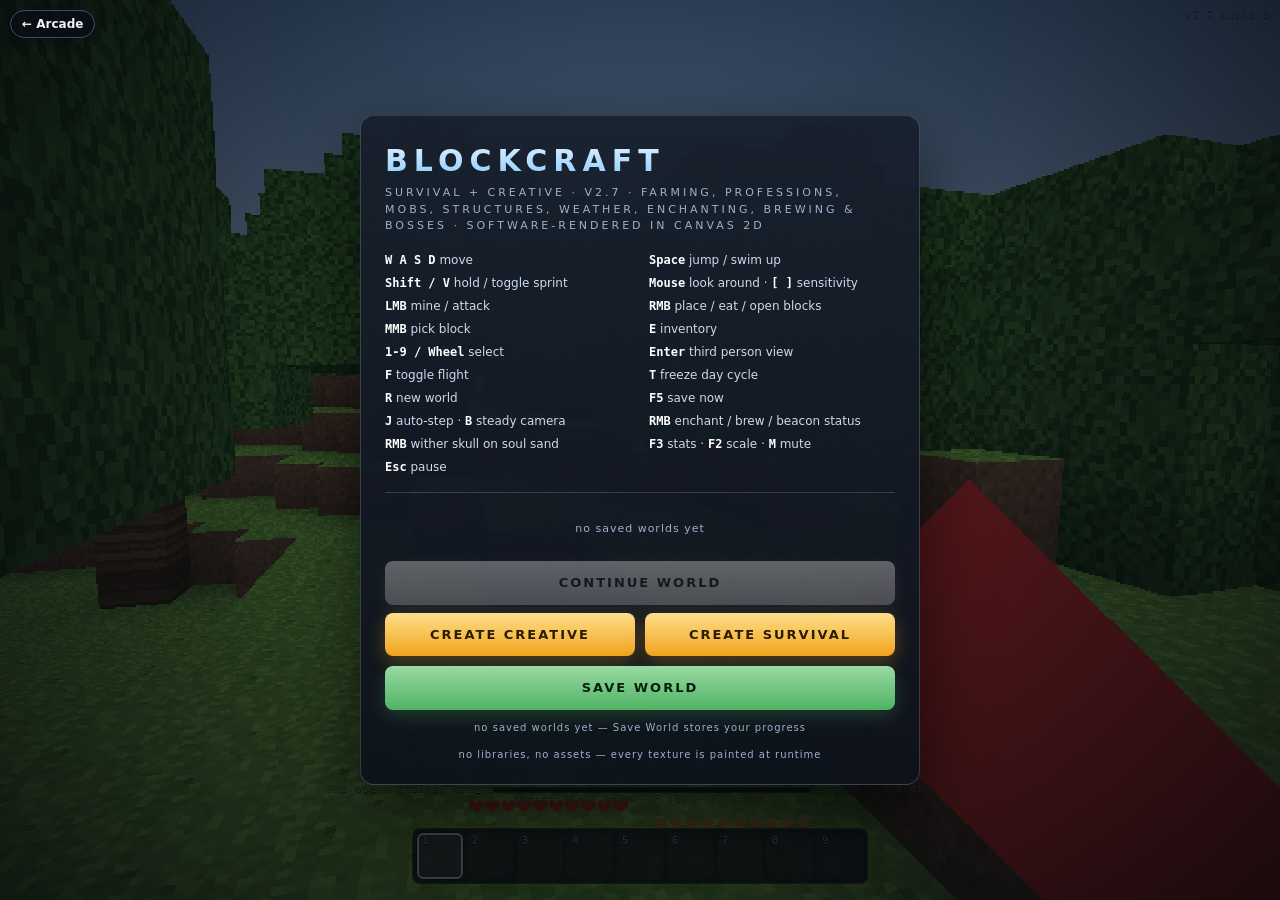
<file: minecraft/index.html>
<!DOCTYPE html>
<html lang="en">
<head>
<meta charset="utf-8">
<meta name="viewport" content="width=device-width,initial-scale=1">
<title>BLOCKCRAFT &mdash; Voxel Sandbox</title>
<style>
  :root{
    --ink:#f2f6ff; --dim:#9fb0cc; --line:rgba(255,255,255,.16);
    --panel:rgba(10,14,22,.82); --accent:#7ee081;
  }
  *{box-sizing:border-box}
  html,body{height:100%;margin:0;overflow:hidden;background:#0a0e16}
  body{
    color:var(--ink);
    font:13px/1.5 "Segoe UI",Roboto,system-ui,sans-serif;
    -webkit-user-select:none;user-select:none;
  }
  #view{
    position:fixed;inset:0;width:100%;height:100%;display:block;
    image-rendering:pixelated;background:#0a0e16;
  }
  #tint{position:fixed;inset:0;background:rgba(24,86,124,.34);display:none;pointer-events:none}

  /* ---------- heads-up display ---------- */
  #hud{position:fixed;inset:0;pointer-events:none}
  #cross{
    position:absolute;left:50%;top:50%;width:20px;height:20px;margin:-10px 0 0 -10px;
    opacity:.9;mix-blend-mode:difference;
  }
  #cross::before,#cross::after{content:"";position:absolute;background:#fff}
  #cross::before{left:9px;top:0;width:2px;height:20px}
  #cross::after{left:0;top:9px;width:20px;height:2px}

  #bar{
    position:absolute;left:50%;bottom:16px;transform:translateX(-50%);
    display:flex;gap:4px;padding:4px;border-radius:8px;
    background:var(--panel);border:1px solid var(--line);
  }
  .slot{
    position:relative;width:46px;height:46px;border-radius:6px;
    background:rgba(255,255,255,.05);border:2px solid transparent;
    display:grid;place-items:center;
  }
  .slot canvas{width:34px;height:34px;image-rendering:pixelated}
  .slot i{
    position:absolute;left:3px;top:1px;font:10px/1 monospace;font-style:normal;
    color:var(--dim);text-shadow:0 1px 0 #000
  }
  .slot.sel{border-color:#fff;background:rgba(255,255,255,.16);box-shadow:0 0 0 1px rgba(0,0,0,.5)}
  .slot.ench{border-color:#c899ff;box-shadow:0 0 8px rgba(156,104,226,.65),0 0 0 1px rgba(0,0,0,.5)}
  .islot.ench{border-color:rgba(200,153,255,.85);box-shadow:0 0 9px rgba(156,104,226,.4)}

  #name{
    position:absolute;left:50%;bottom:74px;transform:translateX(-50%);
    font:12px/1 monospace;letter-spacing:.5px;color:#fff;
    text-shadow:0 2px 0 rgba(0,0,0,.7);opacity:0;transition:opacity .35s
  }
  #hint{
    position:absolute;left:50%;bottom:96px;transform:translateX(-50%);
    font:10px/1 monospace;letter-spacing:1px;color:rgba(255,255,255,.34);
    text-shadow:0 1px 0 rgba(0,0,0,.6);text-align:center
  }

  #dbg{
    position:absolute;left:8px;top:8px;display:none;
    font:11px/1.5 monospace;white-space:pre;
    background:var(--panel);border:1px solid var(--line);border-radius:6px;padding:6px 9px;
    color:#cfe3ff
  }
  #dbg.on{display:block}
  #toast{
    position:absolute;left:50%;top:14px;transform:translateX(-50%);
    font:11px/1 monospace;letter-spacing:1px;color:var(--accent);
    background:var(--panel);border:1px solid var(--line);border-radius:20px;padding:5px 12px;
    opacity:0;transition:opacity .4s
  }
  #toast.on{opacity:1}
  #ver{
    position:absolute;right:10px;top:10px;
    font:10px/1 monospace;letter-spacing:1px;color:rgba(255,255,255,.45);
    text-shadow:0 1px 0 rgba(0,0,0,.7);pointer-events:none
  }

  /* ---------- survival hud ---------- */
  #stats{
    position:absolute;left:50%;bottom:70px;transform:translateX(-50%);
    width:342px;flex-direction:column;gap:3px;pointer-events:none;display:none
  }
  #stats.show{display:flex}
  #stats .bar2{display:flex;gap:1px;height:14px}
  #compass{
    position:absolute;right:12px;bottom:116px;display:flex;align-items:center;gap:8px;
    padding:5px 10px;border-radius:16px;background:var(--panel);border:1px solid var(--line);
    font:11px/1 monospace;letter-spacing:1px;color:#e8eef6;
    text-shadow:0 1px 0 rgba(0,0,0,.6)
  }
  #compass.hide{display:none}
  #compassNeedle{
    display:inline-block;width:0;height:0;flex:none;
    border-left:5px solid transparent;border-right:5px solid transparent;
    border-bottom:14px solid #e86060;transform-origin:50% 70%
  }
  #hearts{justify-content:flex-start}
  #armorbar{justify-content:flex-start;height:9px}
  #food{justify-content:flex-end}
  .ic{
    width:15px;height:14px;flex:none;background:#e83b2f;
    clip-path:polygon(50% 30%,62% 10%,86% 10%,100% 30%,100% 56%,50% 98%,0 56%,0 30%,14% 10%,38% 10%);
    filter:drop-shadow(0 1px 0 rgba(0,0,0,.55))
  }
  .ic.hunger{
    background:#c98a3d;
    clip-path:polygon(52% 4%,66% 20%,84% 14%,88% 36%,100% 54%,70% 58%,76% 82%,50% 68%,32% 90%,28% 60%,4% 58%,20% 38%,2% 20%,30% 24%)
  }
  .ic.shield{background:#a8c0d6;height:9px;
    clip-path:polygon(50% 0,100% 18%,100% 58%,50% 100%,0 58%,0 18%)}
  .ic.empty{background:rgba(20,24,32,.72)}
  #xpwrap{display:flex;align-items:center;gap:6px;height:12px}
  #xplevel{width:18px;text-align:center;font:10px/1 monospace;color:#b6ff7a;text-shadow:0 1px 0 #000}
  #xpbar{flex:1;height:6px;border-radius:4px;background:rgba(8,12,18,.78);overflow:hidden;border:1px solid var(--line)}
  #xpbar i{display:block;height:100%;width:0;background:linear-gradient(90deg,#57c46c,#b6ff7a);transition:width .15s}
  #effects{position:absolute;left:50%;bottom:118px;transform:translateX(-50%);display:flex;gap:4px;pointer-events:none}
  #effects span{font:10px/1 monospace;letter-spacing:1px;padding:3px 7px;border-radius:10px;
    background:rgba(24,32,46,.85);border:1px solid var(--line);color:#d8f8c0}
  #effects.hide{display:none}
  .slot .cnt{position:absolute;right:3px;bottom:0;font:10px/1 monospace;color:#fff;text-shadow:0 1px 0 #000}

  /* ---------- inventory ---------- */
  #inv{position:fixed;inset:0;display:grid;place-items:center;background:rgba(4,6,10,.55);z-index:4}
  #inv.hide{display:none}
  .invpanel{
    width:min(440px,94vw);padding:16px;border-radius:12px;
    background:linear-gradient(180deg,rgba(24,32,46,.97),rgba(13,18,27,.97));
    border:1px solid var(--line);box-shadow:0 24px 70px rgba(0,0,0,.6)
  }
  .invpanel h3{margin:0 0 12px;font-size:12px;letter-spacing:4px;text-transform:uppercase;color:var(--dim);font-weight:600}
  .craftwrap{display:flex;align-items:center;justify-content:center;gap:16px;margin-bottom:14px}
  #craftgrid{display:grid;grid-template-columns:repeat(3,1fr);gap:5px;width:156px}
  #craftgrid.small{grid-template-columns:repeat(2,1fr);width:108px}
  #craftlabel{margin:-4px 0 8px}
  .carrow{color:var(--dim);font-size:20px;line-height:1}
  #craftout{width:54px;height:54px}
  #craftout.out{border-color:rgba(255,224,138,.4)}
  #craftout.has{border-color:rgba(120,255,150,.75);box-shadow:0 0 0 1px rgba(120,255,150,.35)}
  #armorlabel{margin:0 0 5px;font-size:10px;letter-spacing:1px;color:var(--dim);text-align:center}
  #armorslots{display:flex;justify-content:center;gap:5px;margin-bottom:10px}
  #armorslots .islot{width:52px;height:52px}
  #invgrid{display:grid;grid-template-columns:repeat(9,1fr);gap:5px;max-height:46vh;overflow-y:auto;align-content:start;padding-right:2px}
  .islot{position:relative;aspect-ratio:1;border-radius:6px;background:rgba(255,255,255,.05);border:1px solid var(--line);display:grid;place-items:center;cursor:pointer}
  .islot:hover{background:rgba(255,255,255,.12)}
  .islot.selhot{border-color:rgba(255,224,138,.75)}
  .islot canvas{width:82%;height:82%;image-rendering:pixelated}
  .islot .cnt{position:absolute;right:2px;bottom:0;font:10px/1 monospace;color:#fff;text-shadow:0 1px 0 #000}
  .islot .ilab{position:absolute;left:3px;top:1px;font:8px/1 monospace;color:var(--dim)}
  .invfoot{margin-top:10px;font-size:10px;letter-spacing:1px;color:var(--dim);text-align:center}
  #giveAll{margin-top:10px;width:100%;padding:8px;font-size:10px;letter-spacing:1px;
    background:linear-gradient(180deg,#ffe08a,#f0a31e);color:#2a1c00;box-shadow:0 4px 14px rgba(240,163,30,.25)}
  #giveAll.hide{display:none}
  #getItems{margin-top:6px;width:100%;padding:8px;font-size:10px;letter-spacing:1px;
    background:linear-gradient(180deg,#bfe6ff,#4b9fd8);color:#06283b;box-shadow:0 4px 14px rgba(75,159,216,.25)}
  #getItems.hide{display:none}
  #picker{position:fixed;inset:0;display:grid;place-items:center;background:rgba(4,6,10,.75);z-index:8}
  #picker.hide{display:none}
  #picker .invpanel{width:min(520px,94vw)}
  #pickersearch{width:100%;box-sizing:border-box;margin:0 0 9px;padding:7px 9px;border-radius:6px;
    border:1px solid var(--line);background:rgba(0,0,0,.35);color:#eef2fb;font:12px system-ui}
  #pickergrid{display:grid;grid-template-columns:repeat(8,1fr);gap:4px;max-height:46vh;overflow-y:auto;padding-right:2px}
  #pickergrid .islot{aspect-ratio:1}
  #cursorItem{position:fixed;left:0;top:0;width:34px;height:34px;pointer-events:none;display:none;z-index:6;transform:translate(-50%,-50%)}
  #cursorItem canvas{width:100%;height:100%;image-rendering:pixelated}

  /* ---------- furnace ---------- */
  #furnace{position:fixed;inset:0;display:grid;place-items:center;background:rgba(4,6,10,.55);z-index:4}
  #furnace.hide{display:none}
  #furnace .invpanel{width:min(360px,94vw)}
  .fwrap{display:flex;align-items:center;justify-content:center;gap:18px;padding:6px 0}
  .fcol{display:flex;flex-direction:column;gap:8px}
  #fslot0,#fslot1,#fslot2{width:56px;height:56px}
  .fmid{display:flex;flex-direction:column;align-items:center;gap:4px;width:44px}
  .ffire{position:relative;width:28px;height:34px;overflow:hidden;border:1px solid var(--line);border-radius:5px;background:rgba(0,0,0,.5)}
  #fflame{position:absolute;left:0;right:0;bottom:0;height:0;background:linear-gradient(180deg,#ffe27a,#ff8a1e 60%,#d63a12);transition:height .1s}
  .farr{color:var(--dim);font-size:18px;line-height:1}
  .fprog{width:44px;height:10px;border:1px solid var(--line);border-radius:3px;background:rgba(0,0,0,.45);overflow:hidden}
  #fbar{display:block;height:100%;width:0;background:linear-gradient(90deg,#e8a52c,#ffe27a)}

  /* ---------- chest ---------- */
  #chest{position:fixed;inset:0;display:grid;place-items:center;background:rgba(4,6,10,.55);z-index:4}
  #chest.hide{display:none}
  #chest .invpanel{width:min(440px,94vw)}
  #chestgrid,#chestinv{display:grid;grid-template-columns:repeat(9,1fr);gap:5px;max-height:36vh;overflow-y:auto;padding-right:2px}
  #chestlabel{margin:6px 0 5px;font-size:10px;letter-spacing:1px;color:var(--dim);text-align:center}

  /* ---------- map ---------- */
  #map{position:fixed;inset:0;display:grid;place-items:center;background:rgba(4,6,10,.72);z-index:4}
  #map.hide{display:none}
  #map .invpanel{width:min(420px,94vw)}
  #mapcanvas{display:block;width:100%;height:auto;aspect-ratio:1;image-rendering:pixelated;
    border:1px solid var(--line);border-radius:6px;background:#24374a}
  #maphead{margin:0 0 10px;font-size:10px;letter-spacing:2px;color:var(--dim);text-align:center}

  /* ---------- villager trading ---------- */
  #trade{position:fixed;inset:0;display:grid;place-items:center;background:rgba(4,6,10,.55);z-index:4}
  #trade.hide{display:none}
  #trade .invpanel{width:min(520px,94vw)}
  #tradelist{display:flex;flex-direction:column;gap:5px;max-height:58vh;overflow-y:auto;padding-right:2px}
  .trow{display:flex;align-items:center;gap:7px;padding:5px 7px;border:1px solid var(--line);
    border-radius:7px;background:rgba(0,0,0,.25);cursor:pointer;user-select:none}
  .trow:hover{background:rgba(90,140,190,.22);border-color:#7fb6e0}
  .trow.off{opacity:.42;cursor:not-allowed}
  .tslot{position:relative;width:34px;height:34px;flex:none;display:grid;place-items:center}
  .tslot canvas{width:30px;height:30px;image-rendering:pixelated}
  .tcnt{position:absolute;right:0;bottom:0;font:10px/1 monospace;color:#fff;text-shadow:0 1px 0 #000}
  .tarr{color:var(--dim);font-size:14px;line-height:1}
  .tname{flex:1;font-size:10px;color:var(--dim);text-align:right;padding-right:4px}
  #tradehead{margin:0 0 10px;font-size:10px;color:var(--dim);text-align:center}

  /* ---------- enchanting + brewing ---------- */
  #ench,#brew{position:fixed;inset:0;display:grid;place-items:center;background:rgba(4,6,10,.6);z-index:5}
  #ench.hide,#brew.hide{display:none}
  #ench .invpanel,#brew .invpanel{width:min(430px,94vw)}
  .syshead{margin:0 0 6px;font-size:10px;letter-spacing:2px;color:var(--dim);text-align:center}
  #enchheld{display:flex;justify-content:center;margin:8px 0}
  #enchheld .islot{width:56px;height:56px}
  #enchinfo,#brewinfo{min-height:30px;margin:6px 0 10px;font-size:11px;color:var(--dim);text-align:center;line-height:1.5}
  .syslist{display:flex;flex-direction:column;gap:6px}
  .sysrow{display:flex;align-items:center;gap:8px;padding:8px 10px;border:1px solid var(--line);
    border-radius:7px;background:rgba(0,0,0,.26);cursor:pointer;user-select:none}
  .sysrow:hover:not(.off){background:rgba(126,224,129,.16);border-color:var(--accent)}
  .sysrow.off{opacity:.45;cursor:not-allowed}
  .sysrow b{flex:1;font-size:12px;color:#eef4ff}
  .sysrow small{font:10px/1 monospace;color:#b6ff7a}
  .sysrow i{font-style:normal;font-size:10px;color:var(--dim)}

  /* ---------- death ---------- */
  #death{position:fixed;inset:0;display:grid;place-items:center;background:rgba(70,6,6,.55);z-index:5}
  #death.hide{display:none}
  .dpanel{
    text-align:center;padding:26px 36px;border-radius:14px;
    background:linear-gradient(180deg,rgba(42,12,12,.96),rgba(18,6,6,.97));
    border:1px solid rgba(255,120,120,.3);box-shadow:0 24px 70px rgba(0,0,0,.7)
  }
  .dpanel h1{margin:0 0 6px;font-size:28px;letter-spacing:5px;color:#ff6b6b;font-weight:800}
  .dpanel p{margin:0 0 16px;font-size:11px;letter-spacing:1px;color:var(--dim)}
  .dpanel button{width:180px;margin:0 auto}

  /* ---------- pause / start menu ---------- */
  #menu{
    position:fixed;inset:0;display:grid;place-items:center;
    background:radial-gradient(ellipse at 50% 40%,rgba(8,12,20,.5),rgba(4,6,10,.9))
  }
  #menu.hide{display:none}
  .panel{
    width:min(560px,92vw);padding:22px 24px;border-radius:14px;
    background:linear-gradient(180deg,rgba(24,32,46,.95),rgba(13,18,27,.95));
    border:1px solid var(--line);box-shadow:0 24px 70px rgba(0,0,0,.6);
  }
  .panel h1{
    margin:0;font-size:30px;letter-spacing:6px;font-weight:800;
    background:linear-gradient(180deg,#eaf5ff,#7ec8ff);
    -webkit-background-clip:text;background-clip:text;color:transparent;
  }
  .panel h2{
    margin:2px 0 16px;font-size:11px;letter-spacing:3px;font-weight:400;
    color:var(--dim);text-transform:uppercase
  }
  .grid{display:grid;grid-template-columns:1fr 1fr;gap:5px 18px;font-size:12px;color:#cfd9ea}
  .grid b{color:#fff;font-family:monospace;font-weight:600}
  .rule{height:1px;background:var(--line);margin:16px 0}
  button{
    font:inherit;font-weight:700;letter-spacing:2px;text-transform:uppercase;
    flex:1;padding:12px;border:0;border-radius:8px;cursor:pointer;color:#06210c;
    background:linear-gradient(180deg,#a8f0b0,#57c46c);
    box-shadow:0 6px 18px rgba(87,196,108,.25);
  }
  button:hover:not([disabled]){filter:brightness(1.07)}
  button.ctn{background:linear-gradient(180deg,#a8f0b0,#57c46c);color:#06210c}
  button.primary{background:linear-gradient(180deg,#ffe08a,#f0a31e);color:#2a1c00;box-shadow:0 6px 18px rgba(240,163,30,.3)}
  button[disabled]{opacity:.38;cursor:not-allowed;filter:grayscale(1)}
  .actions{display:flex;gap:10px}
  #savebtn{margin-top:10px;width:100%;opacity:.9}
  #savebtn.stale{outline:2px solid #ffe08a}
  #saveinfo{margin-top:10px;min-height:14px;font-size:10px;letter-spacing:1px;color:var(--dim);text-align:center}
  #worldlist{display:flex;flex-direction:column;gap:6px;margin:0 0 12px;max-height:188px;overflow:auto}
  .wl-empty{font-size:11px;color:var(--dim);text-align:center;padding:12px 0;letter-spacing:1px}
  .wl-row{display:grid;grid-template-columns:1fr auto auto;gap:4px 10px;align-items:center;background:rgba(255,255,255,.05);border:1px solid var(--line);border-radius:6px;padding:6px 8px;cursor:pointer}
  .wl-row:hover{background:rgba(255,255,255,.09)}
  .wl-row.cur{outline:2px solid rgba(255,224,138,.6)}
  .wl-name{font-size:12px;font-weight:700;letter-spacing:1px}
  .wl-meta{font-size:9px;color:var(--dim);letter-spacing:1px;grid-column:1}
  .wl-row .wl-play{grid-column:2;grid-row:1/3;width:auto;flex:none;font:inherit;font-size:10px;font-weight:700;letter-spacing:1px;text-transform:uppercase;background:linear-gradient(180deg,#a8f0b0,#57c46c);color:#06210c;border:0;border-radius:5px;padding:5px 10px;cursor:pointer;box-shadow:none}
  .wl-row .wl-play:hover{filter:brightness(1.07)}
  .wl-row .wl-del{grid-column:3;grid-row:1/3;width:auto;flex:none;background:none;border:0;color:var(--dim);font-size:12px;cursor:pointer;padding:4px}
  .wl-row .wl-del:hover{color:#ff9a9a}
  .foot{margin-top:12px;font-size:10px;letter-spacing:1px;color:var(--dim);text-align:center}
  #load{position:fixed;inset:0;display:grid;place-items:center;background:#0a0e16;z-index:5}
  #load .bar{width:220px;height:6px;border-radius:4px;background:rgba(255,255,255,.1);overflow:hidden;margin-top:12px}
  #load .bar i{display:block;height:100%;width:0;background:#57c46c;transition:width .1s}
  #load p{margin:0;font:11px/1 monospace;letter-spacing:3px;color:var(--dim);text-transform:uppercase}
</style>
</head>
<body>
<a href="../" title="Back to Arcade" aria-label="Back to Arcade" style="position:fixed;top:10px;left:10px;z-index:999999;padding:6px 11px;border:1px solid #3d4c74;border-radius:999px;background:rgba(10,13,20,.85);color:#eef2fb;font:600 12px/1.2 system-ui,-apple-system,'Segoe UI',Roboto,sans-serif;text-decoration:none;box-shadow:0 2px 8px rgba(0,0,0,.4)">&#8592; Arcade</a>

<canvas id="view"></canvas>
<div id="tint"></div>

<div id="hud">
  <div id="cross"></div>
  <div id="name"></div>
  <div id="hint">RMB opens tables, chests, enchanting &amp; brewing &middot; check beacons &middot; E inventory &middot; Q drop &middot; V sprint &middot; [ ] look &middot; F fly &middot; F3 stats</div>
  <div id="stats">
    <div id="xpwrap"><span id="xplevel">1</span><div id="xpbar"><i></i></div></div>
    <div id="hearts" class="bar2"></div>
    <div id="armorbar" class="bar2"></div>
    <div id="food" class="bar2"></div>
  </div>
  <div id="effects" class="hide"></div>
  <div id="compass" class="hide"><i id="compassNeedle"></i><span id="compassLabel"></span></div>
  <div id="bar"></div>
  <div id="dbg"></div>
  <div id="toast"></div>
  <div id="ver">v2.7 build 3</div>
</div>

<div id="inv" class="hide">
  <div class="invpanel">
    <h3>Inventory</h3>
    <div id="craftlabel" class="invfoot">Crafting &middot; 2&times;2 (right-click a Crafting Table for 3&times;3)</div>
    <div class="craftwrap">
      <div id="craftgrid"></div>
      <div class="carrow">&#8594;</div>
      <div id="craftout" class="islot out"></div>
    </div>
    <div id="armorlabel">Armor</div>
    <div id="armorslots"></div>
    <div id="invgrid"></div>
    <button id="giveAll" class="hide">Get All Items</button>
    <button id="getItems" class="hide">Get Items</button>
    <div class="invfoot">LMB pick / swap &middot; RMB split half &middot; Q drop (Ctrl+Q all) &middot; <b>E</b> / <b>Esc</b> close</div>
  </div>
</div>

<div id="furnace" class="hide">
  <div class="invpanel">
    <h3>Furnace</h3>
    <div class="fwrap">
      <div class="fcol"><div id="fslot0" class="islot"></div><div id="fslot1" class="islot"></div></div>
      <div class="fmid">
        <div class="ffire"><i id="fflame"></i></div>
        <div class="farr">&#8595;</div>
        <div class="fprog"><i id="fbar"></i></div>
      </div>
      <div id="fslot2" class="islot"></div>
    </div>
    <div class="invfoot">Top: item to smelt &middot; Bottom: fuel (coal = 8 items) &middot; <b>E</b> / <b>Esc</b> close</div>
  </div>
</div>

<div id="chest" class="hide">
  <div class="invpanel">
    <h3>Chest</h3>
    <div id="chestgrid"></div>
    <div id="chestlabel">Your inventory</div>
    <div id="chestinv"></div>
    <div class="invfoot">Click to pick / place &middot; right-click split half &middot; <b>E</b> / <b>Esc</b> close</div>
  </div>
</div>

<div id="trade" class="hide">
  <div class="invpanel">
    <h3>Villager Trades</h3>
    <div id="tradehead">Emeralds are the currency &middot; sell goods to earn them</div>
    <div id="tradelist"></div>
    <div class="invfoot">Click a trade to exchange &middot; <b>E</b> / <b>Esc</b> close</div>
  </div>
</div>

<div id="ench" class="hide">
  <div class="invpanel">
    <h3>Enchanting</h3>
    <div class="syshead">Bookshelves raise max enchant level (up to 15)</div>
    <div id="enchheld"></div>
    <div id="enchinfo"></div>
    <div id="enchlist" class="syslist"></div>
    <div class="invfoot">Each enchant costs 1 Lapis Lazuli + XP levels &middot; <b>E</b> / <b>Esc</b> close</div>
  </div>
</div>

<div id="brew" class="hide">
  <div class="invpanel">
    <h3>Brewing Stand</h3>
    <div class="syshead">Nether Wart + one catalyst &middot; right-click a potion to drink</div>
    <div id="brewinfo"></div>
    <div id="brewlist" class="syslist"></div>
    <div class="invfoot">Right-click drink a potion &middot; <b>E</b> / <b>Esc</b> close</div>
  </div>
</div>

<div id="map" class="hide">
  <div class="invpanel">
    <h3>Map</h3>
    <div id="maphead">Red arrow = you &middot; yellow = spawn &middot; white = village &middot; purple = mineshaft &middot; tan = ruins</div>
    <canvas id="mapcanvas" width="320" height="320"></canvas>
    <div class="invfoot">Right-click with a map to open &middot; <b>E</b> / <b>Esc</b> close</div>
  </div>
</div>

<div id="picker" class="hide">
  <div class="invpanel">
    <h3>Get Items</h3>
    <input id="pickersearch" type="text" placeholder="Search blocks and items..." autocomplete="off">
    <div id="pickergrid"></div>
    <div class="invfoot">Click an item to copy one stack into your inventory &middot; <b>Esc</b> close</div>
  </div>
</div>
<div id="cursorItem"></div>

<div id="death" class="hide">
  <div class="dpanel">
    <h1>You Died!</h1>
    <p id="dsub">Your items stay with you.</p>
    <button id="respawn">Respawn</button>
  </div>
</div>

<div id="menu" class="hide">
  <div class="panel">
    <h1>BLOCKCRAFT</h1>
    <h2>survival + creative &middot; v2.7 &middot; farming, professions, mobs, structures, weather, enchanting, brewing &amp; bosses &middot; software-rendered in canvas 2d</h2>
    <div class="grid">
      <div><b>W A S D</b> move</div>
      <div><b>Space</b> jump / swim up</div>
      <div><b>Shift / V</b> hold / toggle sprint</div>
      <div><b>Mouse</b> look around &middot; <b>[ ]</b> sensitivity</div>
      <div><b>LMB</b> mine / attack</div>
      <div><b>RMB</b> place / eat / open blocks</div>
      <div><b>MMB</b> pick block</div>
      <div><b>E</b> inventory</div>
      <div><b>1-9 / Wheel</b> select</div>
      <div><b>Enter</b> third person view</div>
      <div><b>F</b> toggle flight</div>
      <div><b>T</b> freeze day cycle</div>
      <div><b>R</b> new world</div>
      <div><b>F5</b> save now</div>
      <div><b>J</b> auto-step &middot; <b>B</b> steady camera</div>
      <div><b>RMB</b> enchant / brew / beacon status</div>
      <div><b>RMB</b> wither skull on soul sand</div>
      <div><b>F3</b> stats &middot; <b>F2</b> scale &middot; <b>M</b> mute</div>
      <div><b>Esc</b> pause</div>
    </div>
    <div class="rule"></div>
    <div id="worldlist"></div>
    <div class="actions">
      <button id="continue" class="ctn" disabled>Continue World</button>
    </div>
    <div class="actions" style="margin-top:8px">
      <button id="createC" class="primary">Create Creative</button>
      <button id="createS" class="primary">Create Survival</button>
    </div>
    <button id="savebtn">Save World</button>
    <div id="saveinfo"></div>
    <div class="foot">no libraries, no assets &mdash; every texture is painted at runtime</div>
  </div>
</div>

<div id="load"><div style="text-align:center">
  <p>generating world</p>
  <div class="bar"><i id="loadbar"></i></div>
</div></div>

<script>
"use strict";
/* =====================================================================
   BLOCKCRAFT - a small 3D voxel game drawn with Canvas 2D.

   No libraries, no asset files.  Block textures are painted into a
   Uint32Array, terrain comes from value noise, and every frame is
   rasterised by hand into an ImageData buffer: z-buffered, textured
   with perspective-correct UVs, ambient-occluded per vertex and
   distance fogged, then blitted to the canvas.
   ===================================================================== */

/* ----------------------------------------------------------- helpers */
const clamp = (v, a, b) => v < a ? a : v > b ? b : v;
const lerp  = (a, b, t) => a + (b - a) * t;
const smooth = t => t * t * (3 - 2 * t);

function hash2(x, y) {
  let h = Math.imul(x | 0, 374761393) ^ Math.imul(y | 0, 668265263);
  h = Math.imul(h ^ (h >>> 13), 1274126177);
  return ((h ^ (h >>> 16)) >>> 0) / 4294967296;
}
function hash3(x, y, z) {
  let h = Math.imul(x | 0, 374761393) ^ Math.imul(y | 0, 668265263) ^ Math.imul(z | 0, 1442695041);
  h = Math.imul(h ^ (h >>> 13), 1274126177);
  return ((h ^ (h >>> 16)) >>> 0) / 4294967296;
}
function vnoise(x, y) {
  const xi = Math.floor(x), yi = Math.floor(y);
  const u = smooth(x - xi), v = smooth(y - yi);
  const a = hash2(xi, yi), b = hash2(xi + 1, yi), c = hash2(xi, yi + 1), d = hash2(xi + 1, yi + 1);
  return a + (b - a) * u + (c - a) * v + (a - b - c + d) * u * v;
}
function fbm(x, y, oct) {
  let s = 0, amp = 0.5, f = 1, norm = 0;
  for (let i = 0; i < oct; i++) { s += amp * vnoise(x * f, y * f); norm += amp; amp *= 0.5; f *= 2; }
  return s / norm;
}

/* ---------------------------------------------------------- textures */
const TS = 16, TN = 58;
const TEX = new Uint32Array(TS * TS * TN);
const tileCanvas = new Array(TN);

function put(t, x, y, r, g, b, a) {
  TEX[(t * TS + (y & 15)) * TS + (x & 15)] =
    ((a & 255) << 24) | ((b & 255) << 16) | ((g & 255) << 8) | (r & 255);
}
function putc(t, x, y, c, a) { put(t, x, y, c[0], c[1], c[2], a === undefined ? 255 : a); }
function fillTile(t, c) { for (let y = 0; y < 16; y++) for (let x = 0; x < 16; x++) putc(t, x, y, c); }
function speckle(t, base, spread, n) {
  for (let i = 0; i < n; i++) {
    const x = (hash2(t * 31 + i, 7) * 16) | 0, y = (hash2(i, t * 17 + 3) * 16) | 0;
    const d = (hash2(i * 5, t + 11) - 0.5) * 2 * spread;
    putc(t, x, y, [clamp(base[0] + d, 0, 255), clamp(base[1] + d, 0, 255), clamp(base[2] + d, 0, 255)]);
  }
}

function buildTextures() {
  const R = (a, b) => hash2(a * 977 + b, b * 131 + 5);

  /* 0 grass top */
  fillTile(0, [122, 186, 72]);
  for (let i = 0; i < 240; i++) {
    const x = (R(0, i) * 16) | 0, y = (R(1, i) * 16) | 0, v = R(2, i);
    const g = v < 0.4 ? [-16, -10, -16] : v < 0.8 ? [12, 20, 6] : [30, 38, 14];
    putc(0, x, y, [122 + g[0], 186 + g[1], 72 + g[2]]);
  }
  putc(0, 0, 0, [96, 152, 50]); putc(0, 8, 0, [136, 200, 80]); putc(0, 4, 12, [86, 140, 44]);
  /* 1 grass side (unused: grass sides are plain dirt) */
  fillTile(1, [134, 96, 64]); speckle(1, [134, 96, 64], 20, 240);
  /* 2 dirt */
  fillTile(2, [134, 96, 64]); speckle(2, [134, 96, 64], 20, 240);
  /* 3 stone */
  fillTile(3, [128, 128, 132]); speckle(3, [128, 128, 132], 16, 280);
  for (let i = 0; i < 16; i++) {
    const cx = (R(6, i) * 16) | 0, cy = (R(7, i) * 16) | 0, r = 1 + R(8, i) * 2.2;
    for (let y = -3; y <= 3; y++) for (let x = -3; x <= 3; x++) {
      if (x * x + y * y <= r * r) {
        const d = -12 - R(9, i * 31 + x * 5 + y) * 14;
        putc(3, cx + x, cy + y, [128 + d, 128 + d, 132 + d]);
      }
    }
  }
  /* 4 sand */
  fillTile(4, [222, 210, 154]); speckle(4, [222, 210, 154], 12, 250);
  /* 5 log top (rings) */
  for (let y = 0; y < 16; y++) for (let x = 0; x < 16; x++) {
    const d = Math.max(Math.abs(x - 7.5), Math.abs(y - 7.5));
    const v = ((d / 1.7) | 0) % 2 ? -24 : 6;
    putc(5, x, y, [162 + v + (R(10, x * 3 + y) - 0.5) * 18, 124 + v + (R(11, x + y * 3) - 0.5) * 14, 72 + v * 0.6]);
  }
  /* 6 log side (bark) */
  fillTile(6, [104, 78, 44]);
  for (let x = 0; x < 16; x++) {
    const v = (R(12, x) - 0.5) * 46;
    for (let y = 0; y < 16; y++) {
      const w = (R(13, x * 5 + y) - 0.5) * 16;
      putc(6, x, y, [104 + v + w, 78 + v * 0.8 + w, 44 + v * 0.5 + w]);
    }
  }
  for (let i = 0; i < 9; i++) {
    const x = (R(14, i) * 16) | 0;
    for (let y = 0; y < 16; y++) putc(6, x, y, [76, 57, 32]);
  }
  /* 7 leaves */
  for (let y = 0; y < 16; y++) for (let x = 0; x < 16; x++) {
    const n = hash2(x * 3 + 1, y * 7 + 2);
    const d = n < 0.30 ? -28 : n < 0.62 ? 0 : n < 0.85 ? 22 : 40;
    putc(7, x, y, [58 + d * 0.7, 122 + d, 44 + d * 0.5]);
  }
  /* 8 planks */
  for (let y = 0; y < 16; y++) {
    const row = (y / 4) | 0;
    for (let x = 0; x < 16; x++) {
      const d = (hash2(x * 5 + row * 31, y * 3) - 0.5) * 26;
      putc(8, x, y, [176 + d, 140 + d * 0.9, 88 + d * 0.7]);
    }
    if (y % 4 === 3) for (let x = 0; x < 16; x++) putc(8, x, y, [112, 86, 52]);
    const seam = (row % 2 ? 3 : 10);
    putc(8, seam, y, [126, 96, 58]); putc(8, (seam + 1) % 16, y, [152, 120, 76]);
  }
  /* 9 cobblestone */
  fillTile(9, [112, 112, 116]); speckle(9, [112, 112, 116], 10, 200);
  for (let y = 0; y < 16; y++) for (let x = 0; x < 16; x++) if (x % 5 === 0 || y % 5 === 0) putc(9, x, y, [76, 76, 80]);
  for (let i = 0; i < 24; i++) {
    const cx = (R(15, i) * 15) | 0, cy = (R(16, i) * 15) | 0, d = 24 + R(17, i) * 26;
    for (let y = 0; y < 3; y++) for (let x = 0; x < 3; x++)
      if (hash2(cx + x * 3, cy + y) > 0.25) putc(9, cx + x, cy + y, [112 + d, 112 + d, 116 + d]);
  }
  /* 10 bricks */
  for (let y = 0; y < 16; y++) for (let x = 0; x < 16; x++) {
    if (y % 4 === 3 || (x + (((y / 4) | 0) * 4) % 8) === 7) putc(10, x, y, [188, 180, 170]);
    else putc(10, x, y, [156, 78, 62]);
  }
  speckle(10, [156, 78, 62], 10, 130);
  /* 11 glass */
  for (let i = 0; i < 16; i++) {
    put(11, i, 0, 210, 228, 238, 215); put(11, i, 15, 210, 228, 238, 215);
    put(11, 0, i, 210, 228, 238, 215); put(11, 15, i, 210, 228, 238, 215);
  }
  for (let i = 0; i < 7; i++) put(11, 3 + i, 4 + i, 240, 248, 255, 130);
  /* 12 water */
  for (let y = 0; y < 16; y++) for (let x = 0; x < 16; x++) {
    const w = Math.sin((x + y * 0.6) * 0.7) * 0.5 + 0.5, d = (w - 0.5) * 26;
    put(12, x, y, 40 + d, 96 + d * 1.4, 172 + d * 1.6, 190);
  }
  /* 13 bedrock */
  fillTile(13, [58, 58, 62]); speckle(13, [58, 58, 62], 26, 340);
  /* 14 gravel */
  fillTile(14, [132, 128, 126]); speckle(14, [132, 128, 126], 34, 300);
  for (let i = 0; i < 28; i++) {
    const cx = (R(18, i) * 15) | 0, cy = (R(19, i) * 15) | 0, d = -24 - R(20, i) * 26;
    for (let y = 0; y < 2; y++) for (let x = 0; x < 2; x++) putc(14, cx + x, cy + y, [132 + d, 128 + d, 126 + d]);
  }
  /* 19 snow */
  fillTile(19, [244, 248, 252]); speckle(19, [244, 248, 252], 18, 220);
  for (let i = 0; i < 16; i++) { put(19, i, 0, 224, 236, 250); put(19, 0, i, 230, 240, 251); }
  /* 20 furnace front (cobble shell + dark firebox) */
  fillTile(20, [112, 112, 116]); speckle(20, [112, 112, 116], 10, 190);
  for (let y = 0; y < 16; y++) for (let x = 0; x < 16; x++) if (x % 5 === 0 || y % 5 === 0) putc(20, x, y, [76, 76, 80]);
  for (let y = 4; y < 12; y++) for (let x = 3; x < 13; x++) putc(20, x, y, [24, 22, 24]);
  for (let x = 3; x < 13; x++) { putc(20, x, 3, [66, 64, 66]); putc(20, x, 12, [66, 64, 66]); }
  for (let y = 4; y < 12; y++) { putc(20, 2, y, [66, 64, 66]); putc(20, 13, y, [66, 64, 66]); }
  for (let i = 0; i < 16; i++) {
    const cx = 4 + ((R(22, i) * 8) | 0), cy = 9 + ((R(23, i) * 2) | 0);
    putc(20, cx, cy, [210 + ((R(24, i) * 45) | 0), 80 + ((R(25, i) * 70) | 0), 26]);
  }
  /* 21 obsidian */
  fillTile(21, [28, 20, 38]); speckle(21, [28, 20, 38], 20, 260);
  for (let i = 0; i < 18; i++) {
    const cx = (R(40, i) * 15) | 0, cy = (R(41, i) * 15) | 0;
    put(21, cx, cy, 12, 8, 22); put(21, (cx + 1) % 16, cy, 58, 38, 84);
  }
  /* 22 nether portal (animated in paintPortal) */
  fillTile(22, [96, 30, 168]);
  /* 23 netherrack */
  fillTile(23, [126, 38, 32]); speckle(23, [138, 42, 34], 34, 320);
  for (let i = 0; i < 30; i++) putc(23, (R(42, i) * 15) | 0, (R(43, i) * 15) | 0, [92, 26, 24]);
  /* 24 soul sand */
  fillTile(24, [92, 78, 68]); speckle(24, [112, 94, 80], 22, 250);
  for (let i = 0; i < 10; i++) {
    const cx = (R(44, i) * 15) | 0, cy = (R(45, i) * 15) | 0;
    put(24, cx, cy, 44, 36, 32); put(24, (cx + 1) % 16, cy, 150, 128, 108);
  }
  /* 25 glowstone */
  fillTile(25, [226, 174, 76]); speckle(25, [246, 202, 104], 30, 320);
  for (let i = 0; i < 12; i++) putc(25, (R(46, i) * 15) | 0, (R(47, i) * 15) | 0, [255, 238, 168]);
  /* 26 nether brick */
  for (let y = 0; y < 16; y++) for (let x = 0; x < 16; x++) {
    const row = (y / 4) | 0;
    if (y % 4 === 3 || (x + row * 5) % 8 === 7) putc(26, x, y, [66, 28, 30]);
    else putc(26, x, y, [104, 44, 42]);
  }
  speckle(26, [104, 44, 42], 12, 120);
  /* 27 end stone */
  fillTile(27, [216, 214, 188]); speckle(27, [226, 224, 198], 18, 260);
  for (let i = 0; i < 24; i++) {
    const cx = (R(48, i) * 15) | 0, cy = (R(49, i) * 15) | 0;
    putc(27, cx, cy, [186, 184, 160]);
  }
  /* 28 end portal (animated in paintPortal) */
  fillTile(28, [12, 8, 22]);
  /* 29 end portal frame top */
  fillTile(29, [86, 78, 104]); speckle(29, [104, 94, 124], 18, 180);
  for (let x = 2; x < 14; x++) { putc(29, x, 4, [56, 48, 72]); putc(29, x, 12, [56, 48, 72]); }
  for (let y = 4; y <= 12; y++) { putc(29, 2, y, [56, 48, 72]); putc(29, 13, y, [56, 48, 72]); }
  putc(29, 8, 8, [104, 226, 198]);
  /* 30 end portal frame side */
  fillTile(30, [78, 70, 96]); speckle(30, [96, 86, 116], 16, 160);
  for (let y = 0; y < 16; y += 5) for (let x = 0; x < 16; x++) putc(30, x, y, [52, 46, 68]);
  /* 31 lava (animated in paintPortal) */
  fillTile(31, [216, 82, 18]);
  /* 15..18 ores: stone base with coloured nuggets */
  const oreCol = [[30, 30, 34], [188, 160, 132], [250, 210, 90], [80, 220, 210]];
  for (let o = 0; o < 4; o++) {
    const t = 15 + o, c = oreCol[o];
    fillTile(t, [128, 128, 132]); speckle(t, [128, 128, 132], 16, 280);
    for (let i = 0; i < 7; i++) {
      const cx = (R(30 + o * 7, i) * 15) | 0, cy = (R(31 + o * 7, i) * 15) | 0;
      for (let y = -1; y <= 1; y++) for (let x = -1; x <= 1; x++) {
        if (hash2(cx + x * 13 + o, cy + y * 29) > 0.35) putc(t, cx + x, cy + y, [c[0] + 24, c[1] + 24, c[2] + 24]);
        else putc(t, cx + x, cy + y, c);
      }
    }
  }
  /* 42 farmland: damp tilled soil with rows */
  fillTile(42, [112, 80, 50]); speckle(42, [112, 80, 50], 18, 200);
  for (let y = 2; y < 16; y += 6) for (let x = 0; x < 16; x++) putc(42, x, y, [78, 54, 34]);
  /* 43..46 wheat growth stages, transparent background */
  const wheatH = [5, 9, 13, 15];
  for (let s = 0; s < 4; s++) {
    const t = 43 + s, h = wheatH[s];
    for (let y = 0; y < 16; y++) for (let x = 0; x < 16; x++) put(t, x, y, 0, 0, 0, 0);
    for (let x = 3; x <= 12; x += 5) {
      for (let y = 15; y >= 16 - h; y--) putc(t, x, y, [82 + s * 22, 148 + s * 14, 56]);
      if (s >= 2) for (let y = 16 - h; y < 16 - h + 3; y++) {
        putc(t, x - 1, y, [222, 184, 72]); putc(t, x + 1, y, [222, 184, 72]);
      }
    }
  }
  /* 47 emerald ore */
  fillTile(47, [128, 128, 132]); speckle(47, [128, 128, 132], 16, 260);
  for (let i = 0; i < 8; i++) {
    const cx = (R(47, i) * 15) | 0, cy = (R(48, i) * 15) | 0;
    for (let y = -1; y <= 1; y++) for (let x = -1; x <= 1; x++)
      if (hash2(cx + x * 3, cy + y * 7) > 0.3) putc(47, cx + x, cy + y, [46, 214, 104]);
  }
  /* 48 bed top, 49 bed side */
  fillTile(48, [178, 48, 48]); speckle(48, [178, 48, 48], 16, 120);
  for (let x = 0; x < 16; x++) { putc(48, x, 1, [244, 238, 220]); putc(48, x, 14, [244, 238, 220]); }
  fillTile(49, [128, 82, 44]);
  for (let y = 0; y < 16; y++) for (let x = 0; x < 16; x++)
    putc(49, x, y, (y < 3 || y > 12) ? [110, 70, 38] : [186, 52, 52]);
  /* 50 rail: two iron strips on sleepers, transparent gaps */
  for (let y = 0; y < 16; y++) for (let x = 0; x < 16; x++) put(50, x, y, 0, 0, 0, 0);
  for (let x = 0; x < 16; x++) { putc(50, x, 4, [188, 188, 196]); putc(50, x, 11, [188, 188, 196]); }
  for (let x = 2; x < 16; x += 5) for (let y = 2; y <= 13; y++) putc(50, x, y, [106, 74, 42]);
  /* 51 cobweb */
  for (let y = 0; y < 16; y++) for (let x = 0; x < 16; x++) put(51, x, y, 0, 0, 0, 0);
  for (let i = 0; i < 16; i++) {
    putc(51, i, i, [232, 238, 242]); putc(51, 15 - i, i, [232, 238, 242]);
    if (i % 4 === 0) for (let j = 0; j < 16; j++) putc(51, i, j, [216, 224, 230]);
  }
  /* 52 enchanting table top: dark stone with glowing violet runes */
  fillTile(52, [38, 32, 52]); speckle(52, [38, 32, 52], 12, 180);
  for (let x = 2; x < 14; x++) { putc(52, x, 2, [116, 74, 184]); putc(52, x, 13, [116, 74, 184]); }
  for (let y = 2; y < 14; y++) { putc(52, 2, y, [116, 74, 184]); putc(52, 13, y, [116, 74, 184]); }
  for (let i = 0; i < 6; i++) {
    const x = 4 + ((R(51, i) * 8) | 0), y = 4 + ((R(52, i) * 8) | 0);
    putc(52, x, y, [206, 168, 255]); putc(52, (x + 1) % 16, y, [156, 104, 226]);
  }
  /* 53 enchanting table side */
  fillTile(53, [52, 44, 64]); speckle(53, [52, 44, 64], 14, 180);
  for (let y = 0; y < 16; y += 5) for (let x = 0; x < 16; x++) putc(53, x, y, [28, 24, 38]);
  for (let i = 0; i < 4; i++) {
    const x = 3 + i * 3;
    putc(53, x, 7, [150, 104, 220]); putc(53, x, 8, [206, 168, 255]); putc(53, x, 9, [150, 104, 220]);
  }
  /* 54 brewing stand top: dark base with three bottle sockets */
  fillTile(54, [62, 58, 58]); speckle(54, [62, 58, 58], 12, 160);
  for (const bx of [3, 8, 13]) {
    for (let y = 2; y < 12; y++) for (let x = bx - 1; x <= bx + 1; x++) putc(54, x, y, [28, 30, 36]);
    for (let y = 4; y < 10; y++) for (let x = bx - 1; x <= bx + 1; x++) putc(54, x, y, [118, 232, 176]);
    putc(54, bx, 2, [214, 232, 236]); putc(54, bx, 3, [214, 232, 236]);
  }
  /* 55 brewing stand side */
  fillTile(55, [54, 50, 50]); speckle(55, [54, 50, 50], 12, 160);
  for (let y = 0; y < 16; y++) { putc(55, 0, y, [34, 32, 34]); putc(55, 15, y, [34, 32, 34]); }
  for (let y = 11; y < 16; y++) for (let x = 4; x < 12; x++) putc(55, x, y, [118, 232, 176]);
  /* 56 beacon: bright glass with a hot core */
  fillTile(56, [92, 214, 226]); speckle(56, [92, 214, 226], 18, 160);
  for (let y = 3; y < 13; y++) for (let x = 3; x < 13; x++)
    if (x < 5 || x > 10 || y < 5 || y > 10) putc(56, x, y, [206, 250, 255]);
  for (let i = 0; i < 18; i++) putc(56, (R(53, i) * 16) | 0, (R(54, i) * 16) | 0, [255, 244, 166]);
  /* 57 lapis ore */
  fillTile(57, [128, 128, 132]); speckle(57, [128, 128, 132], 16, 280);
  for (let i = 0; i < 8; i++) {
    const cx = (R(55, i) * 15) | 0, cy = (R(56, i) * 15) | 0;
    for (let y = -1; y <= 1; y++) for (let x = -1; x <= 1; x++)
      if (hash2(cx + x * 3, cy + y * 7) > 0.25) putc(57, cx + x, cy + y, [38, 92, 208]);
  }
}
function tileImg(t) {
  if (tileCanvas[t]) return tileCanvas[t];
  const c = document.createElement('canvas'); c.width = c.height = TS;
  const g = c.getContext('2d'), im = g.createImageData(TS, TS), d = new Uint32Array(im.data.buffer);
  for (let i = 0; i < TS * TS; i++) d[i] = TEX[t * 256 + i];
  g.putImageData(im, 0, 0);
  return tileCanvas[t] = c;
}
function paintWater(st) {
  const t = T.WATER, a = st * 1.3, b = st * 0.8;
  for (let y = 0; y < 16; y++) for (let x = 0; x < 16; x++) {
    const w = Math.sin((x + y * 0.6) * 0.7 + a) + Math.sin((x * 0.55 - y * 0.3) * 0.9 + b);
    put(t, x, y, 46 + w * 10, 100 + w * 15, 176 + w * 16, 190);
  }
  for (let i = 0; i < 4; i++) {
    const x = (hash2(i * 31 + 5, 9) * 16) | 0, y = (hash2(3, i * 17 + 2) * 16) | 0;
    const gl = Math.sin(st * 2.6 + i * 1.7);
    put(t, x, y, 20 + (gl * 0.5 + 0.5) * 80, 60 + (gl * 0.5 + 0.5) * 100, 120 + (gl * 0.5 + 0.5) * 110, 200);
  }
}

function paintPortal(st) {
  /* nether portal: purple swirl */
  for (let y = 0; y < 16; y++) for (let x = 0; x < 16; x++) {
    const w = Math.sin(x * 0.9 + st * 2.2) + Math.sin(y * 0.75 - st * 1.6) + Math.sin((x + y) * 0.5 + st);
    put(22, x, y, 88 + w * 24, 28 + w * 16, 172 + w * 28, 205);
  }
  /* end portal: dark star field */
  for (let y = 0; y < 16; y++) for (let x = 0; x < 16; x++) {
    const tw = Math.sin(st * 2.4 + hash2(x, y) * 12.6);
    const c = hash2(x + 31, y + 17);
    put(28, x, y, 8 + c * 30 + tw * 12, 6 + c * 22, 22 + c * 50, 235);
  }
  /* lava: rolling orange crust */
  for (let y = 0; y < 16; y++) for (let x = 0; x < 16; x++) {
    const w = Math.sin(x * 0.7 + st * 1.7) + Math.sin(y * 0.9 - st * 1.2);
    put(31, x, y, 208 + w * 22, 64 + w * 26, 12 + w * 8, 235);
  }
  /* 32 crafting table: planks in a 2x2 tool grid */
  for (let y = 0; y < 16; y++) for (let x = 0; x < 16; x++) {
    const grid = (x % 8 === 0 || y % 8 === 0);
    putc(32, x, y, grid ? [104, 70, 38] : [168 + ((x * 3 + y) % 12), 118 + ((y * 5) % 10), 66]);
  }
  /* 33 chest: bands and latch */
  for (let y = 0; y < 16; y++) for (let x = 0; x < 16; x++) {
    let c = ((x * 3 + y * 5) % 9 < 3) ? [146, 98, 50] : [124, 80, 40];
    if (x < 2 || x > 13 || y < 2 || y > 13 || (y > 6 && y < 9)) c = [72, 48, 26];
    if (x >= 7 && x <= 8 && y >= 6 && y <= 9) c = [232, 196, 76];
    putc(33, x, y, c);
  }
  /* 34 stone bricks */
  for (let y = 0; y < 16; y++) for (let x = 0; x < 16; x++) {
    const bx = (x + ((y >> 3) & 1) * 4) % 8, by = y % 8;
    putc(34, x, y, bx === 0 || by === 0 ? [88, 88, 88] : [124 + ((x * 5 + y * 3) % 14), 124, 124]);
  }
  /* 35-37 compressed ingot / diamond blocks */
  const ingot = (t, hi, lo) => {
    for (let y = 0; y < 16; y++) for (let x = 0; x < 16; x++)
      putc(t, x, y, (x > 2 && x < 13 && y > 2 && y < 13) ? hi : lo);
  };
  ingot(35, [232, 232, 236], [186, 186, 192]);
  ingot(36, [255, 228, 96], [206, 164, 30]);
  ingot(37, [128, 238, 230], [46, 154, 150]);
  /* 38 sandstone */
  fillTile(38, [222, 206, 148]); speckle(38, [222, 206, 148], 14, 190);
  for (let x = 0; x < 16; x++) { putc(38, x, 0, [196, 178, 120]); putc(38, x, 15, [196, 178, 120]); }
  /* 39 bookshelf: rows of colourful book spines between wooden shelves */
  fillTile(39, [122, 82, 44]);
  for (let y = 0; y < 16; y++) {
    if (y === 0 || y === 7 || y === 15) { for (let x = 0; x < 16; x++) putc(39, x, y, [92, 60, 30]); continue; }
    for (let x = 0; x < 16; x++) {
      const pal = [[168, 52, 48], [206, 156, 44], [64, 118, 174], [86, 150, 86], [150, 82, 156], [196, 196, 188]];
      const c = pal[(hash2(x, y * 3 + (y > 7 ? 1 : 0)) * 6) | 0];
      putc(39, x, y, (x % 4 === 0) ? [228, 208, 140] : c);
    }
  }
  /* 40 torch stick: wrapped brown wood */
  for (let y = 0; y < 16; y++) for (let x = 0; x < 16; x++) {
    const band = (y % 4 === 1);
    putc(40, x, y, band ? [104, 70, 36] : [146, 102, 52]);
  }
  /* 41 torch flame: bright flickering core */
  for (let y = 0; y < 16; y++) for (let x = 0; x < 16; x++) {
    const d = Math.abs(x - 7.5) / 8 + Math.abs(y - 7.5) / 8;
    const f = hash2(x * 3 + (y >> 2), y * 5) * 0.35;
    putc(41, x, y, d + f < 0.7 ? [255, 246, 176] : (d + f < 1 ? [255, 168, 40] : [216, 96, 20]));
  }
}

/* ------------------------------------------------------------ blocks */
const T = { GRASS_TOP: 0, GRASS_SIDE: 1, DIRT: 2, STONE: 3, SAND: 4, LOG_TOP: 5, LOG_SIDE: 6,
            LEAVES: 7, PLANKS: 8, COBBLE: 9, BRICK: 10, GLASS: 11, WATER: 12, BEDROCK: 13, GRAVEL: 14,
            COAL_ORE: 15, IRON_ORE: 16, GOLD_ORE: 17, DIAMOND_ORE: 18,
            SNOW: 19, FURNACE_FRONT: 20, OBSIDIAN: 21, PORTAL: 22, NETHERRACK: 23,
            SOUL_SAND: 24, GLOWSTONE: 25, NETHER_BRICK: 26, END_STONE: 27, END_PORTAL: 28,
            END_FRAME_TOP: 29, END_FRAME_SIDE: 30, LAVA: 31,
             CRAFT: 32, CHEST: 33, STONE_BRICK: 34, IRON_BLOCK: 35,
             GOLD_BLOCK: 36, DIAMOND_BLOCK: 37, SANDSTONE: 38,
             BOOKSHELF: 39, TORCH_SIDE: 40, TORCH_FLAME: 41,
              FARMLAND: 42, WHEAT1: 43, WHEAT2: 44, WHEAT3: 45, WHEAT4: 46,
              EMERALD_ORE: 47, BED_TOP: 48, BED_SIDE: 49, RAIL: 50, WEB: 51,
              ENCHANT_TOP: 52, ENCHANT_SIDE: 53, BREW_TOP: 54, BREW_SIDE: 55,
              BEACON: 56, LAPIS_ORE: 57 };
const AIR = 0, GRASS = 1, DIRT = 2, STONE = 3, SAND = 4, LOG = 5, LEAVES = 6,
      PLANKS = 7, COBBLE = 8, BRICK = 9, GLASS = 10, WATER = 11, BEDROCK = 12, GRAVEL = 13,
      COAL_ORE = 14, IRON_ORE = 15, GOLD_ORE = 16, DIAMOND_ORE = 17, SNOW = 18, FURNACE = 19,
      OBSIDIAN = 20, PORTAL = 21, NETHERRACK = 22, SOUL_SAND = 23, GLOWSTONE = 24,
      NETHER_BRICK = 25, END_STONE = 26, END_PORTAL = 27, END_FRAME = 28, END_FRAME_FILLED = 29,
      LAVA = 30, CRAFT_TABLE = 31, CHEST = 32, STONE_BRICK = 33,
       IRON_BLOCK = 34, GOLD_BLOCK = 35, DIAMOND_BLOCK = 36, SANDSTONE = 37,
       SLAB = 38, WOOD_SLAB = 39, STAIRS = 40, WOOD_STAIRS = 41,
       FENCE = 42, TORCH_BLOCK = 43, GLASS_PANE = 44, BOOKSHELF = 45,
        FARMLAND = 46, WHEAT1 = 47, WHEAT2 = 48, WHEAT3 = 49, WHEAT4 = 50,
        EMERALD_ORE = 51, BED = 52, RAIL = 53, WEB = 54,
         ENCHANT_TABLE = 55, BREWING_STAND = 56, BEACON_BLOCK = 57, LAPIS_ORE = 58;

/* t: [top, side, bottom]   solid: collision   opaque: hides neighbour faces
   cull: drop faces between identical blocks   a: 1 = opaque pass, <1 = blended */
const BLK = [
  { n: 'Air',          t: null,                                solid: 0, opaque: 0, cull: 1, a: 1 },
  { n: 'Grass Block',  t: [T.GRASS_TOP, T.DIRT, T.DIRT],             solid: 1, opaque: 1, cull: 0, a: 1 },
  { n: 'Dirt',         t: [T.DIRT, T.DIRT, T.DIRT],           solid: 1, opaque: 1, cull: 0, a: 1 },
  { n: 'Stone',        t: [T.STONE, T.STONE, T.STONE],         solid: 1, opaque: 1, cull: 0, a: 1 },
  { n: 'Sand',         t: [T.SAND, T.SAND, T.SAND],            solid: 1, opaque: 1, cull: 0, a: 1 },
  { n: 'Oak Log',      t: [T.LOG_TOP, T.LOG_SIDE, T.LOG_TOP],  solid: 1, opaque: 1, cull: 0, a: 1 },
  { n: 'Leaves',       t: [T.LEAVES, T.LEAVES, T.LEAVES],      solid: 1, opaque: 0, cull: 1, a: 1 },
  { n: 'Planks',       t: [T.PLANKS, T.PLANKS, T.PLANKS],      solid: 1, opaque: 1, cull: 0, a: 1 },
  { n: 'Cobblestone',  t: [T.COBBLE, T.COBBLE, T.COBBLE],      solid: 1, opaque: 1, cull: 0, a: 1 },
  { n: 'Bricks',       t: [T.BRICK, T.BRICK, T.BRICK],         solid: 1, opaque: 1, cull: 0, a: 1 },
  { n: 'Glass',        t: [T.GLASS, T.GLASS, T.GLASS],         solid: 1, opaque: 0, cull: 1, a: 0.3 },
  { n: 'Water',        t: [T.WATER, T.WATER, T.WATER],         solid: 0, opaque: 0, cull: 1, a: 0.7 },
  { n: 'Bedrock',      t: [T.BEDROCK, T.BEDROCK, T.BEDROCK],   solid: 1, opaque: 1, cull: 0, a: 1 },
  { n: 'Gravel',       t: [T.GRAVEL, T.GRAVEL, T.GRAVEL],      solid: 1, opaque: 1, cull: 0, a: 1 },
  { n: 'Coal Ore',     t: [T.COAL_ORE, T.COAL_ORE, T.COAL_ORE],           solid: 1, opaque: 1, cull: 0, a: 1 },
  { n: 'Iron Ore',     t: [T.IRON_ORE, T.IRON_ORE, T.IRON_ORE],           solid: 1, opaque: 1, cull: 0, a: 1 },
  { n: 'Gold Ore',     t: [T.GOLD_ORE, T.GOLD_ORE, T.GOLD_ORE],           solid: 1, opaque: 1, cull: 0, a: 1 },
  { n: 'Diamond Ore',  t: [T.DIAMOND_ORE, T.DIAMOND_ORE, T.DIAMOND_ORE],  solid: 1, opaque: 1, cull: 0, a: 1 },
  { n: 'Snow Block',   t: [T.SNOW, T.SNOW, T.SNOW],                       solid: 1, opaque: 1, cull: 0, a: 1 },
  { n: 'Furnace',      t: [T.COBBLE, T.COBBLE, T.COBBLE], front: T.FURNACE_FRONT, solid: 1, opaque: 1, cull: 0, a: 1 },
  { n: 'Obsidian',     t: [T.OBSIDIAN, T.OBSIDIAN, T.OBSIDIAN],           solid: 1, opaque: 1, cull: 0, a: 1 },
  { n: 'Nether Portal',t: [T.PORTAL, T.PORTAL, T.PORTAL],                 solid: 0, opaque: 0, cull: 1, a: 0.72 },
  { n: 'Netherrack',   t: [T.NETHERRACK, T.NETHERRACK, T.NETHERRACK],     solid: 1, opaque: 1, cull: 0, a: 1 },
  { n: 'Soul Sand',    t: [T.SOUL_SAND, T.SOUL_SAND, T.SOUL_SAND],        solid: 1, opaque: 1, cull: 0, a: 1 },
  { n: 'Glowstone',    t: [T.GLOWSTONE, T.GLOWSTONE, T.GLOWSTONE],        solid: 1, opaque: 1, cull: 0, a: 1 },
  { n: 'Nether Brick', t: [T.NETHER_BRICK, T.NETHER_BRICK, T.NETHER_BRICK], solid: 1, opaque: 1, cull: 0, a: 1 },
  { n: 'End Stone',    t: [T.END_STONE, T.END_STONE, T.END_STONE],        solid: 1, opaque: 1, cull: 0, a: 1 },
  { n: 'End Portal',   t: [T.END_PORTAL, T.END_PORTAL, T.END_PORTAL],     solid: 0, opaque: 0, cull: 1, a: 0.82 },
  { n: 'End Portal Frame', t: [T.END_FRAME_TOP, T.END_FRAME_SIDE, T.END_FRAME_TOP], solid: 1, opaque: 1, cull: 0, a: 1 },
  { n: 'End Portal Frame (eye)', t: [T.END_FRAME_TOP, T.END_FRAME_SIDE, T.END_FRAME_TOP], solid: 1, opaque: 1, cull: 0, a: 1 },
  { n: 'Lava',         t: [T.LAVA, T.LAVA, T.LAVA],                       solid: 0, opaque: 0, cull: 1, a: 0.82 },
  { n: 'Crafting Table', t: [T.CRAFT, T.CRAFT, T.CRAFT],                   solid: 1, opaque: 1, cull: 0, a: 1 },
  { n: 'Chest',        t: [T.CHEST, T.CHEST, T.CHEST],                     solid: 1, opaque: 1, cull: 0, a: 1 },
  { n: 'Stone Bricks', t: [T.STONE_BRICK, T.STONE_BRICK, T.STONE_BRICK],   solid: 1, opaque: 1, cull: 0, a: 1 },
  { n: 'Iron Block',   t: [T.IRON_BLOCK, T.IRON_BLOCK, T.IRON_BLOCK],     solid: 1, opaque: 1, cull: 0, a: 1 },
  { n: 'Gold Block',   t: [T.GOLD_BLOCK, T.GOLD_BLOCK, T.GOLD_BLOCK],     solid: 1, opaque: 1, cull: 0, a: 1 },
  { n: 'Diamond Block',t: [T.DIAMOND_BLOCK, T.DIAMOND_BLOCK, T.DIAMOND_BLOCK], solid: 1, opaque: 1, cull: 0, a: 1 },
  { n: 'Sandstone',    t: [T.SANDSTONE, T.SANDSTONE, T.SANDSTONE],        solid: 1, opaque: 1, cull: 0, a: 1 },
  { n: 'Stone Slab',   t: [T.STONE, T.STONE, T.STONE],                     solid: 1, opaque: 1, cull: 1, a: 1 },
  { n: 'Wood Slab',    t: [T.PLANKS, T.PLANKS, T.PLANKS],                  solid: 1, opaque: 1, cull: 1, a: 1 },
  { n: 'Stone Stairs', t: [T.STONE, T.STONE, T.STONE],                     solid: 1, opaque: 1, cull: 1, a: 1 },
  { n: 'Wood Stairs',  t: [T.PLANKS, T.PLANKS, T.PLANKS],                  solid: 1, opaque: 1, cull: 1, a: 1 },
  { n: 'Oak Fence',    t: [T.PLANKS, T.PLANKS, T.PLANKS],                  solid: 1, opaque: 0, cull: 1, a: 1 },
  { n: 'Torch',        t: [T.TORCH_SIDE, T.TORCH_SIDE, T.TORCH_SIDE],      solid: 0, opaque: 0, cull: 1, a: 1 },
  { n: 'Glass Pane',   t: [T.GLASS, T.GLASS, T.GLASS],                     solid: 1, opaque: 0, cull: 1, a: 0.3 },
  { n: 'Bookshelf',    t: [T.PLANKS, T.BOOKSHELF, T.PLANKS],               solid: 1, opaque: 1, cull: 0, a: 1 },
  { n: 'Farmland',     t: [T.FARMLAND, T.DIRT, T.DIRT],                    solid: 1, opaque: 1, cull: 0, a: 1 },
  { n: 'Wheat',        t: [T.WHEAT1, T.WHEAT1, T.WHEAT1],                  solid: 0, opaque: 0, cull: 1, a: 1 },
  { n: 'Wheat',        t: [T.WHEAT2, T.WHEAT2, T.WHEAT2],                  solid: 0, opaque: 0, cull: 1, a: 1 },
  { n: 'Wheat',        t: [T.WHEAT3, T.WHEAT3, T.WHEAT3],                  solid: 0, opaque: 0, cull: 1, a: 1 },
  { n: 'Wheat',        t: [T.WHEAT4, T.WHEAT4, T.WHEAT4],                  solid: 0, opaque: 0, cull: 1, a: 1 },
  { n: 'Emerald Ore',  t: [T.EMERALD_ORE, T.EMERALD_ORE, T.EMERALD_ORE],  solid: 1, opaque: 1, cull: 0, a: 1 },
  { n: 'Bed',          t: [T.BED_TOP, T.BED_SIDE, T.BED_SIDE],             solid: 0, opaque: 1, cull: 1, a: 1 },
  { n: 'Rail',         t: [T.RAIL, T.RAIL, T.RAIL],                        solid: 0, opaque: 0, cull: 1, a: 1 },
  { n: 'Cobweb',       t: [T.WEB, T.WEB, T.WEB],                           solid: 0, opaque: 0, cull: 1, a: 1 },
  { n: 'Enchanting Table', t: [T.ENCHANT_TOP, T.ENCHANT_SIDE, T.PLANKS],    solid: 1, opaque: 1, cull: 0, a: 1 },
  { n: 'Brewing Stand', t: [T.BREW_TOP, T.BREW_SIDE, T.BREW_SIDE],          solid: 1, opaque: 0, cull: 1, a: 1 },
  { n: 'Beacon',       t: [T.BEACON, T.BEACON, T.BEACON],                   solid: 1, opaque: 0, cull: 1, a: 0.86 },
  { n: 'Lapis Ore',    t: [T.LAPIS_ORE, T.LAPIS_ORE, T.LAPIS_ORE],          solid: 1, opaque: 1, cull: 0, a: 1 }
];

/* ------------------------------------------------------- block models
   Non-cube blocks are built from one or more small boxes in local 0..1
   space. The mesher emits the faces of each box and hides faces shared by
   two boxes in the same block, giving real 3D shapes (slabs, stairs, ...). */
function bx(x0, y0, z0, x1, y1, z1, t, front) {
  return { b: [x0, y0, z0, x1, y1, z1], t, front };
}
const FULL_BOX = [0, 0, 0, 1, 1, 1];
function rotBoxY(b, q) {
  let [x0, y0, z0, x1, y1, z1] = b;
  for (let i = 0; i < (q & 3); i++) {
    const nx0 = 1 - z1, nx1 = 1 - z0, nz0 = x0, nz1 = x1;
    x0 = nx0; x1 = nx1; z0 = nz0; z1 = nz1;
  }
  return [x0, y0, z0, x1, y1, z1];
}
function stairBoxes(x, y, z, t) {
  const q = (hash3(x * 3 + 1, y * 7 + 2, z * 5 + 3) * 4) | 0;
  return [bx(...rotBoxY([0, 0, 0, 1, 0.5, 1], q), t),
          bx(...rotBoxY([0, 0.5, 0.5, 1, 1, 1], q), t)];
}
function fenceBoxes(x, y, z, t) {
  const b = [bx(0.375, 0, 0.375, 0.625, 1, 0.625, t)];
  const ry0 = 0.52, ry1 = 0.68;
  const dirs = [[1, 0], [-1, 0], [0, 1], [0, -1]];
  let linked = false;
  for (const [dx, dz] of dirs) {
    const nb = get(x + dx, y, z + dz);
    if (nb !== FENCE && nb !== GLASS_PANE) continue;
    linked = true;
    if (dx === 1) b.push(bx(0.5, ry0, 0.44, 1, ry1, 0.56, t));
    else if (dx === -1) b.push(bx(0, ry0, 0.44, 0.5, ry1, 0.56, t));
    else if (dz === 1) b.push(bx(0.44, ry0, 0.5, 0.56, ry1, 1, t));
    else b.push(bx(0.44, ry0, 0, 0.56, ry1, 0.5, t));
  }
  if (!linked) {
    b.push(bx(0, ry0, 0.44, 1, ry1, 0.56, t));
    b.push(bx(0.44, ry0, 0, 0.56, ry1, 1, t));
  }
  return b;
}
BLK[SLAB].model = () => [bx(0, 0.5, 0, 1, 1, 1, BLK[SLAB].t)];
BLK[WOOD_SLAB].model = () => [bx(0, 0.5, 0, 1, 1, 1, BLK[WOOD_SLAB].t)];
BLK[STAIRS].model = (x, y, z) => stairBoxes(x, y, z, BLK[STAIRS].t);
BLK[WOOD_STAIRS].model = (x, y, z) => stairBoxes(x, y, z, BLK[WOOD_STAIRS].t);
BLK[FENCE].model = (x, y, z) => fenceBoxes(x, y, z, BLK[FENCE].t);
BLK[TORCH_BLOCK].model = () => [
  bx(0.44, 0, 0.44, 0.56, 0.62, 0.56, [T.TORCH_SIDE, T.TORCH_SIDE, T.TORCH_SIDE]),
  bx(0.36, 0.62, 0.36, 0.64, 0.88, 0.64, [T.TORCH_FLAME, T.TORCH_FLAME, T.TORCH_FLAME])
];
BLK[GLASS_PANE].model = () => [bx(0.42, 0, 0, 0.58, 1, 1, BLK[GLASS_PANE].t)];
BLK[CHEST].model = () => [
  bx(0.06, 0, 0.06, 0.94, 0.72, 0.94, BLK[CHEST].t),
  bx(0.04, 0.72, 0.04, 0.96, 0.92, 0.96, BLK[CHEST].t)
];
const CROP_H = [0.38, 0.62, 0.86, 1];
for (let i = 0; i < 4; i++) {
  const id = WHEAT1 + i, ht = CROP_H[i], t = BLK[id].t;
  BLK[id].model = () => [
    bx(0.08, 0, 0.44, 0.92, ht, 0.56, t),
    bx(0.44, 0, 0.08, 0.56, ht, 0.92, t)
  ];
}
BLK[BED].model = () => [
  bx(0, 0, 0, 0.5, 0.35, 1, BLK[BED].t),
  bx(0.5, 0, 0, 1, 0.6, 1, BLK[BED].t)
];
BLK[RAIL].model = () => [bx(0, 0, 0.34, 1, 0.14, 0.66, BLK[RAIL].t)];
BLK[WEB].model = () => [bx(0.06, 0.06, 0.06, 0.94, 0.94, 0.94, BLK[WEB].t)];
BLK[ENCHANT_TABLE].model = () => [
  bx(0, 0, 0, 1, 0.82, 1, [T.ENCHANT_SIDE, T.ENCHANT_SIDE, T.PLANKS]),
  bx(0.04, 0.82, 0.04, 0.96, 1, 0.96, [T.ENCHANT_TOP, T.ENCHANT_TOP, T.ENCHANT_TOP])
];
BLK[BREWING_STAND].model = () => {
  const b = [bx(0.12, 0, 0.12, 0.88, 0.22, 0.88, [T.BREW_SIDE, T.BREW_SIDE, T.BREW_SIDE]),
             bx(0.34, 0.22, 0.34, 0.66, 0.82, 0.66, [T.BREW_SIDE, T.BREW_SIDE, T.BREW_SIDE])];
  for (const x of [0.14, 0.44, 0.74])
    b.push(bx(x, 0.82, 0.24, x + 0.16, 1.08, 0.4, [T.BREW_TOP, T.BREW_TOP, T.BREW_TOP]));
  return b;
};
BLK[BEACON_BLOCK].model = () => [bx(0.12, 0.12, 0.12, 0.88, 0.88, 0.88, BLK[BEACON_BLOCK].t)];
/* ------------------------------------------------- items & survival */
const IT = { BEEF: 100, PORK: 101, MUTTON: 102, CHICKEN: 103, LEATHER: 104, WOOL: 105,
             FEATHER: 106, BONE: 107, STRING: 108, GUNPOWDER: 109, ROTTEN: 110, ARROW: 111,
             STICK: 112,
             WPICK: 120, WAXE: 121, WSHOVEL: 122, WSWORD: 123,
             SPICK: 124, SAXE: 125, SSHOVEL: 126, SSWORD: 127,
             COAL: 128, IRON: 129, GOLD: 130, DIAMOND: 131,
             IPICK: 132, IAXE: 133, ISHOVEL: 134, ISWORD: 135,
             DPICK: 136, DAXE: 137, DSHOVEL: 138, DSWORD: 139,
             CPICK: 140, CAXE: 141, CSHOVEL: 142, CSWORD: 143,
             GPICK: 144, GAXE: 145, GSHOVEL: 146, GSWORD: 147,
              CBEET: 148, CPORK: 149, CMUTTON: 150, CCHICKEN: 151,
             FLINT_STEEL: 152, ENDER_PEARL: 153, ENDER_EYE: 154,
             TORCH: 155, SHEARS: 156, FLINT: 157, BONE_MEAL: 158,
             LHELM: 159, LCHEST: 160, LLEGS: 161, LBOOTS: 162,
             GHELM: 163, GCHEST: 164, GLEGS: 165, GBOOTS: 166,
             IHELM: 167, ICHEST: 168, ILEGS: 169, IBOOTS: 170,
             DHELM: 171, DCHEST: 172, DLEGS: 173, DBOOTS: 174,
             BOOK: 175, EMERALD: 176,
              SEEDS: 177, WHEAT: 178, BREAD: 179, HOE: 180, SLIME: 181,
              MAP: 182, COMPASS: 183,
               LAPIS: 184, WART: 185, POTION_HEAL: 186, POTION_SPEED: 187,
               POTION_REGEN: 188, WITHER_SKULL: 189, NETHER_STAR: 190 };
/* ------------------------------------------------------------- armor */
/* slot 0 helmet, 1 chestplate, 2 leggings, 3 boots */
const ARMOR_SLOTS = ['Helmet', 'Chestplate', 'Leggings', 'Boots'];
const ARMOR_SETS = [
  { key: 'leather', name: 'Leather', col: [150, 104, 58],  pts: [1, 2, 3, 1] },
  { key: 'gold',    name: 'Gold',    col: [240, 200, 52],  pts: [2, 5, 3, 1] },
  { key: 'iron',    name: 'Iron',    col: [200, 200, 205], pts: [2, 6, 5, 2] },
  { key: 'diamond', name: 'Diamond', col: [71, 208, 200],  pts: [3, 8, 6, 3] }
];
const ARMOR_IDS = {
  leather: [IT.LHELM, IT.LCHEST, IT.LLEGS, IT.LBOOTS],
  gold:    [IT.GHELM, IT.GCHEST, IT.GLEGS, IT.GBOOTS],
  iron:    [IT.IHELM, IT.ICHEST, IT.ILEGS, IT.IBOOTS],
  diamond: [IT.DHELM, IT.DCHEST, IT.DLEGS, IT.DBOOTS]
};
const ARMOR = [null, null, null, null];
const ARMOR_BY_ID = {};
for (const s of ARMOR_SETS) ARMOR_IDS[s.key].forEach((id, slot) => {
  ARMOR_BY_ID[id] = { id, slot, set: s.key, pts: s.pts[slot] };
});
function armorPoints() {
  let p = 0;
  for (const a of ARMOR) if (a && ARMOR_BY_ID[a.id]) p += ARMOR_BY_ID[a.id].pts;
  return p;
}
function armorReduction() { return Math.min(0.8, armorPoints() * 0.04); }
function armorColor(slot) {
  const a = ARMOR[slot]; if (!a) return null;
  const def = ARMOR_BY_ID[a.id];
  const set = def && ARMOR_SETS.find(s => s.key === def.set);
  return set ? set.col : null;
}

const ITEM = {};
function rect(g, x, y, w, h, c) { g.fillStyle = c; g.fillRect(x, y, w, h); }
function toolIcon(kind, c1, c2) {
  return g => {
    rect(g, 13, 12, 6, 17, '#6b4a2a'); rect(g, 13, 12, 2, 17, '#8a6238');
    if (kind === 'pick') {
      rect(g, 4, 5, 24, 5, c1); rect(g, 4, 5, 24, 2, c2);
      rect(g, 4, 5, 4, 9, c1); rect(g, 24, 5, 4, 9, c1);
    } else if (kind === 'axe') {
      rect(g, 9, 3, 7, 14, c1); rect(g, 16, 3, 8, 10, c1);
      rect(g, 9, 3, 7, 3, c2); rect(g, 16, 3, 8, 3, c2); rect(g, 9, 14, 7, 3, c1);
    } else if (kind === 'shovel') {
      rect(g, 9, 20, 14, 9, c1); rect(g, 9, 20, 14, 3, c2); rect(g, 13, 16, 6, 5, '#8a6238');
    } else {
      rect(g, 13, 3, 6, 15, c1); rect(g, 13, 3, 2, 15, c2);
      rect(g, 9, 18, 14, 3, '#6b4a2a'); rect(g, 13, 21, 6, 7, '#6b4a2a'); rect(g, 13, 21, 2, 7, '#8a6238');
    }
  };
}
function armorIcon(kind, c1, c2) {
  return g => {
    if (kind === 'helm') {
      rect(g, 7, 6, 18, 16, c1); rect(g, 7, 6, 18, 4, c2);
      rect(g, 7, 14, 18, 4, '#26262a'); rect(g, 9, 19, 14, 3, c1);
    } else if (kind === 'chest') {
      rect(g, 7, 5, 18, 20, c1); rect(g, 7, 5, 18, 4, c2);
      rect(g, 4, 8, 4, 12, c1); rect(g, 24, 8, 4, 12, c1);
      rect(g, 14, 5, 4, 20, c2);
    } else if (kind === 'legs') {
      rect(g, 7, 4, 18, 8, c1); rect(g, 8, 12, 7, 15, c1); rect(g, 17, 12, 7, 15, c1);
      rect(g, 8, 12, 7, 3, c2); rect(g, 17, 12, 7, 3, c2);
    } else {
      rect(g, 7, 7, 8, 14, c1); rect(g, 17, 7, 8, 14, c1);
      rect(g, 6, 18, 10, 7, c1); rect(g, 16, 18, 10, 7, c1);
      rect(g, 6, 18, 10, 3, c2); rect(g, 16, 18, 10, 3, c2);
    }
  };
}
function defineItems() {
  const R = (id, n, col, food, fn) => { ITEM[id] = { n, col, food: food || 0, draw: fn }; };
  R(IT.BEEF, 'Raw Beef', 0xa0342c, 8, g => { rect(g,4,9,24,15,'#b23b31'); rect(g,4,9,24,4,'#d05a4c'); rect(g,8,13,4,3,'#e8a89e'); rect(g,17,17,5,3,'#e8a89e'); rect(g,4,21,24,3,'#7d241d'); });
  R(IT.PORK, 'Raw Porkchop', 0xe89a9a, 8, g => { rect(g,4,10,24,14,'#eda6a2'); rect(g,4,10,24,4,'#f6c3bf'); rect(g,10,15,4,3,'#f8d8d5'); rect(g,4,21,24,3,'#c96f6a'); });
  R(IT.MUTTON, 'Raw Mutton', 0xb3503f, 6, g => { rect(g,5,10,22,14,'#c05a45'); rect(g,5,10,22,4,'#d9755f'); rect(g,13,15,6,3,'#e8a892'); rect(g,5,21,22,3,'#8a3b2c'); });
  R(IT.CHICKEN, 'Raw Chicken', 0xefd9a8, 6, g => { rect(g,6,9,20,15,'#f0dcae'); rect(g,6,9,20,4,'#f8ecc9'); rect(g,12,15,6,3,'#e0c48a'); rect(g,6,21,20,3,'#c9ab70'); });
  R(IT.LEATHER, 'Leather', 0x8a5a32, 0, g => { rect(g,6,8,20,17,'#96602f'); rect(g,6,8,20,3,'#b47c45'); rect(g,6,22,20,3,'#6d451f'); rect(g,9,12,5,4,'#c69258'); });
  R(IT.WOOL, 'Wool', 0xe6e6e0, 0, g => { rect(g,4,7,24,18,'#eceae2'); rect(g,4,7,24,4,'#fbfaf4'); rect(g,4,21,24,4,'#c9c7bd'); rect(g,8,12,6,6,'#fbfaf4'); });
  R(IT.FEATHER, 'Feather', 0xe0e4ea, 0, g => { for (let i = 0; i < 11; i++) rect(g,5+i,20-i,3,3,'#eef1f6'); rect(g,15,4,3,24,'#c8ccd4'); });
  R(IT.BONE, 'Bone', 0xdedbc8, 0, g => { rect(g,13,6,6,20,'#e6e3d0'); rect(g,10,4,12,6,'#f0eedd'); rect(g,10,22,12,6,'#f0eedd'); rect(g,10,4,6,6,'#cfccb8'); rect(g,10,22,6,6,'#cfccb8'); });
  R(IT.STRING, 'String', 0xd6d6d6, 0, g => { g.strokeStyle='#dcdcdc'; g.lineWidth=2; g.beginPath(); g.moveTo(7,6); g.bezierCurveTo(26,10,6,20,25,26); g.stroke(); });
  R(IT.GUNPOWDER, 'Gunpowder', 0x6f6f76, 0, g => { rect(g,7,20,18,6,'#5d5d63'); rect(g,9,15,14,6,'#6f6f76'); rect(g,12,11,8,5,'#828290'); rect(g,15,16,3,3,'#9a9aa6'); });
  R(IT.ROTTEN, 'Rotten Flesh', 0x8a6a3a, 4, g => { rect(g,6,10,20,14,'#7d8a4a'); rect(g,6,10,20,4,'#96a45c'); rect(g,6,21,20,3,'#5c6636'); rect(g,10,14,4,3,'#b3bd78'); });
  R(IT.ARROW, 'Arrow', 0xb8b8b8, 0, g => { rect(g,15,5,2,22,'#c9c9c9'); rect(g,11,5,10,4,'#d9d9d9'); rect(g,12,24,8,3,'#e6e6e6'); rect(g,9,26,4,3,'#8a8a8a'); rect(g,19,26,4,3,'#8a8a8a'); });
  R(IT.STICK, 'Stick', 0x6b4a2a, 0, g => { rect(g,13,4,6,24,'#6b4a2a'); rect(g,13,4,2,24,'#8a6238'); rect(g,15,8,2,16,'#5a3d22'); });
  const cooked = (id, n, col, food, c1, c2) => R(id, n, col, food, g => {
    rect(g,4,9,24,15,c1); rect(g,4,9,24,4,c2); rect(g,8,13,4,3,'#e8c09a');
    rect(g,17,17,5,3,'#d8a874'); rect(g,4,21,24,3,'#6b3a22');
  });
  cooked(IT.CBEET, 'Cooked Beef', 0x8a4426, 8, '#8f4a2a', '#b16238');
  cooked(IT.CPORK, 'Cooked Porkchop', 0xb96850, 8, '#bd6a52', '#d98a70');
  cooked(IT.CMUTTON, 'Cooked Mutton', 0x9a5238, 6, '#a0583e', '#bd7054');
  cooked(IT.CCHICKEN, 'Cooked Chicken', 0xc8a060, 6, '#cba366', '#e0bc82');
  const W1 = '#b58b57', W2 = '#d3ab77', S1 = '#9a9a9a', S2 = '#c2c2c2';
  R(IT.WPICK, 'Wooden Pickaxe', W1, 0, toolIcon('pick', W1, W2));
  R(IT.WAXE, 'Wooden Axe', W1, 0, toolIcon('axe', W1, W2));
  R(IT.WSHOVEL, 'Wooden Shovel', W1, 0, toolIcon('shovel', W1, W2));
  R(IT.WSWORD, 'Wooden Sword', W1, 0, toolIcon('sword', W1, W2));
  R(IT.SPICK, 'Stone Pickaxe', S1, 0, toolIcon('pick', S1, S2));
  R(IT.SAXE, 'Stone Axe', S1, 0, toolIcon('axe', S1, S2));
  R(IT.SSHOVEL, 'Stone Shovel', S1, 0, toolIcon('shovel', S1, S2));
  R(IT.SSWORD, 'Stone Sword', S1, 0, toolIcon('sword', S1, S2));
  R(IT.COAL, 'Coal', 0x2c2c30, 0, g => { rect(g,8,9,16,14,'#34343a'); rect(g,8,9,16,4,'#48484f'); rect(g,12,12,5,5,'#5a5a62'); rect(g,8,20,16,3,'#1c1c20'); });
  R(IT.IRON, 'Iron Ingot', 0xd8d8d8, 0, g => { rect(g,7,10,18,12,'#c8c8cc'); rect(g,7,10,18,3,'#e8e8ec'); rect(g,7,19,18,3,'#9a9a9e'); rect(g,11,13,4,4,'#f0f0f4'); });
  R(IT.GOLD, 'Gold Ingot', 0xf6d83e, 0, g => { rect(g,7,10,18,12,'#f0cc33'); rect(g,7,10,18,3,'#ffe97a'); rect(g,7,19,18,3,'#c09a1e'); rect(g,11,13,4,4,'#fff0a0'); });
  R(IT.DIAMOND, 'Diamond', 0x4fd8d0, 0, g => { rect(g,12,5,8,22,'#4fd8d0'); rect(g,8,9,16,14,'#66e6de'); rect(g,8,9,4,14,'#8cf0ea'); rect(g,20,9,4,14,'#37b8b0'); });
  const I1 = '#c8c8cc', I2 = '#e8e8ec', D1 = '#4fd8d0', D2 = '#8cf0ea';
  R(IT.IPICK, 'Iron Pickaxe', I1, 0, toolIcon('pick', I1, I2));
  R(IT.IAXE, 'Iron Axe', I1, 0, toolIcon('axe', I1, I2));
  R(IT.ISHOVEL, 'Iron Shovel', I1, 0, toolIcon('shovel', I1, I2));
  R(IT.ISWORD, 'Iron Sword', I1, 0, toolIcon('sword', I1, I2));
  R(IT.DPICK, 'Diamond Pickaxe', D1, 0, toolIcon('pick', D1, D2));
  R(IT.DAXE, 'Diamond Axe', D1, 0, toolIcon('axe', D1, D2));
  R(IT.DSHOVEL, 'Diamond Shovel', D1, 0, toolIcon('shovel', D1, D2));
  R(IT.DSWORD, 'Diamond Sword', D1, 0, toolIcon('sword', D1, D2));
  const C1 = '#4a4a50', C2 = '#6a6a72', G1 = '#f0cc33', G2 = '#ffe97a';
  R(IT.CPICK, 'Coal Pickaxe', C1, 0, toolIcon('pick', C1, C2));
  R(IT.CAXE, 'Coal Axe', C1, 0, toolIcon('axe', C1, C2));
  R(IT.CSHOVEL, 'Coal Shovel', C1, 0, toolIcon('shovel', C1, C2));
  R(IT.CSWORD, 'Coal Sword', C1, 0, toolIcon('sword', C1, C2));
  R(IT.GPICK, 'Gold Pickaxe', G1, 0, toolIcon('pick', G1, G2));
  R(IT.GAXE, 'Gold Axe', G1, 0, toolIcon('axe', G1, G2));
  R(IT.GSHOVEL, 'Gold Shovel', G1, 0, toolIcon('shovel', G1, G2));
  R(IT.GSWORD, 'Gold Sword', G1, 0, toolIcon('sword', G1, G2));
  R(IT.FLINT_STEEL, 'Flint and Steel', 0x9a9a9e, 0, g => {
    rect(g, 4, 12, 20, 5, '#8d8d94'); rect(g, 4, 12, 20, 2, '#c2c2c8');
    rect(g, 18, 6, 4, 9, '#6b4a2a'); rect(g, 19, 3, 3, 5, '#3a3a40');
    rect(g, 22, 5, 4, 3, '#ffb43c'); rect(g, 23, 3, 3, 3, '#ffe27a');
  });
  R(IT.ENDER_PEARL, 'Ender Pearl', 0x59b9a4, 0, g => {
    rect(g, 8, 7, 16, 18, '#4cae9a'); rect(g, 8, 7, 16, 4, '#78d6c4');
    rect(g, 11, 11, 10, 12, '#5ec3af'); rect(g, 10, 12, 4, 8, '#8fe4d4');
    rect(g, 8, 22, 16, 3, '#2e7a6c');
  });
  R(IT.ENDER_EYE, 'Eye of Ender', 0x6fd4c0, 0, g => {
    rect(g, 7, 9, 18, 14, '#8a7aa8'); rect(g, 7, 9, 18, 3, '#a99ac2');
    rect(g, 10, 12, 12, 8, '#6dd8c2'); rect(g, 12, 13, 6, 6, '#b6f6e8');
    rect(g, 7, 20, 18, 3, '#57496e'); rect(g, 14, 14, 3, 3, '#ffffff');
  });
  R(IT.TORCH, 'Torch', 0xe8b24a, 0, g => {
    rect(g, 14, 11, 4, 17, '#7a562f'); rect(g, 14, 11, 2, 17, '#9a7040');
    rect(g, 12, 6, 8, 6, '#ff9c22'); rect(g, 14, 3, 4, 6, '#ffe27a'); rect(g, 15, 5, 2, 4, '#fff6c0');
  });
  R(IT.SHEARS, 'Shears', 0xc0c0c6, 0, g => {
    rect(g, 13, 12, 6, 4, '#8a8a90'); rect(g, 10, 16, 4, 12, '#d0d0d6'); rect(g, 18, 16, 4, 12, '#d0d0d6');
    rect(g, 11, 16, 2, 12, '#f0f0f4'); rect(g, 19, 16, 2, 12, '#f0f0f4');
    rect(g, 6, 5, 6, 4, '#b0b0b6'); rect(g, 20, 5, 6, 4, '#b0b0b6');
  });
  R(IT.FLINT, 'Flint', 0x595960, 0, g => {
    rect(g, 9, 9, 14, 14, '#4c4c52'); rect(g, 11, 7, 12, 5, '#66666e');
    rect(g, 8, 12, 5, 9, '#5a5a62'); rect(g, 13, 13, 6, 7, '#7a7a84'); rect(g, 19, 16, 4, 6, '#38383e');
  });
  R(IT.BONE_MEAL, 'Bone Meal', 0xf0efe4, 0, g => {
    rect(g, 7, 20, 18, 5, '#e6e4d6'); rect(g, 10, 16, 13, 5, '#f2f0e4'); rect(g, 13, 12, 8, 5, '#fbf9ee');
    rect(g, 9, 21, 3, 3, '#cfcdbd'); rect(g, 20, 22, 3, 2, '#cfcdbd');
  });
  R(IT.BOOK, 'Book', 0x7a3f2c, 0, g => {
    rect(g, 6, 6, 20, 20, '#7a3f2c'); rect(g, 8, 6, 17, 20, '#f2e6c8');
    rect(g, 6, 6, 3, 20, '#5b2e20'); rect(g, 10, 9, 2, 14, '#c9b99a');
    rect(g, 14, 10, 9, 2, '#8a6a4c'); rect(g, 14, 15, 7, 2, '#8a6a4c');
  });
  R(IT.EMERALD, 'Emerald', 0x2fd45c, 0, g => {
    rect(g, 11, 5, 10, 22, '#2fd45c'); rect(g, 7, 9, 18, 14, '#3ee86c');
    rect(g, 7, 9, 5, 14, '#7cf6a0'); rect(g, 20, 9, 5, 14, '#1fa844');
    rect(g, 10, 6, 12, 4, '#8cfab0'); rect(g, 8, 21, 16, 3, '#1a7e39');
  });
  R(IT.SEEDS, 'Wheat Seeds', 0x9ccf56, 0, g => {
    rect(g, 9, 7, 4, 16, '#8dc24a'); rect(g, 16, 10, 4, 15, '#a8dc62');
    rect(g, 8, 20, 6, 3, '#d6c46a'); rect(g, 15, 22, 6, 3, '#d6c46a');
  });
  R(IT.WHEAT, 'Wheat', 0xe0bc54, 0, g => {
    rect(g, 13, 4, 5, 24, '#c9a94c');
    for (let y = 4; y < 18; y += 4) { rect(g, 9, y, 13, 3, '#f0d676'); rect(g, 15, y + 2, 8, 3, '#e8c45e'); }
  });
  R(IT.BREAD, 'Bread', 0xc78a3c, 5, g => {
    rect(g, 5, 12, 22, 12, '#c98c42'); rect(g, 7, 9, 18, 7, '#dcaa5c');
    rect(g, 7, 9, 18, 3, '#f0c982'); rect(g, 10, 14, 3, 8, '#a9682c'); rect(g, 19, 14, 3, 8, '#a9682c');
  });
  R(IT.HOE, 'Wooden Hoe', W1, 0, toolIcon('shovel', W1, W2));
  R(IT.SLIME, 'Slimeball', 0x66dc6a, 0, g => {
    rect(g, 6, 8, 20, 16, '#62d866'); rect(g, 8, 6, 16, 4, '#86f08a');
    rect(g, 6, 21, 20, 3, '#38a83e'); rect(g, 10, 13, 4, 4, '#264c28'); rect(g, 18, 13, 4, 4, '#264c28');
  });
  R(IT.MAP, 'Map', 0xe8dcc0, 0, g => {
    rect(g, 4, 5, 24, 22, '#e8dcc0'); rect(g, 6, 7, 20, 18, '#f6efd8');
    rect(g, 6, 7, 20, 2, '#c9b894'); rect(g, 6, 23, 20, 2, '#c9b894');
    rect(g, 11, 12, 5, 4, '#84b45e'); rect(g, 18, 16, 4, 3, '#b6a276'); rect(g, 9, 19, 4, 3, '#7aa6c8');
  });
  R(IT.COMPASS, 'Compass', 0xc8c8cc, 0, g => {
    rect(g, 8, 8, 16, 16, '#c8c8cc'); rect(g, 10, 10, 12, 12, '#eef2f6');
    rect(g, 14, 11, 4, 10, '#d24848'); rect(g, 14, 11, 4, 5, '#e86060');
    rect(g, 13, 4, 6, 4, '#9aa0a8'); rect(g, 13, 24, 6, 4, '#9aa0a8');
  });
  R(IT.LAPIS, 'Lapis Lazuli', 0x2a5cd0, 0, g => {
    rect(g, 6, 8, 20, 16, '#2a5cd0'); rect(g, 6, 8, 20, 4, '#4a80ec');
    rect(g, 10, 13, 6, 5, '#7ea6ff'); rect(g, 19, 17, 4, 3, '#1c3f9a');
  });
  R(IT.WART, 'Nether Wart', 0x9a4c72, 0, g => {
    rect(g, 8, 7, 16, 18, '#a05278'); rect(g, 8, 7, 16, 4, '#c06e94');
    for (let i = 0; i < 6; i++) rect(g, 9 + (i % 3) * 5, 12 + ((i / 3) | 0) * 5, 3, 3, '#e0a0bc');
  });
  const potion = (id, n, col, glow) => R(id, n, col, 0, g => {
    rect(g, 12, 3, 8, 5, '#c8c8cc'); rect(g, 8, 8, 16, 19, '#dfe8f2');
    rect(g, 9, 13, 14, 12, glow); rect(g, 9, 13, 14, 3, '#f4fbff');
    rect(g, 11, 9, 3, 16, 'rgba(255,255,255,.5)');
    rect(g, 10, 26, 12, 2, '#9aa0a8');
  });
  potion(IT.POTION_HEAL, 'Potion of Healing', 0xff5a5a, '#e84b4b');
  potion(IT.POTION_SPEED, 'Potion of Swiftness', 0xf2e45a, '#f0dc46');
  potion(IT.POTION_REGEN, 'Potion of Regeneration', 0xc46ae8, '#b45cd8');
  R(IT.WITHER_SKULL, 'Wither Skeleton Skull', 0x6c6c74, 0, g => {
    rect(g, 7, 7, 18, 17, '#3c3c42'); rect(g, 7, 7, 18, 4, '#5a5a62');
    rect(g, 9, 13, 5, 4, '#ff5a3c'); rect(g, 18, 13, 5, 4, '#ff5a3c');
    rect(g, 12, 19, 8, 4, '#1c1c20'); rect(g, 14, 5, 4, 4, '#26262a');
  });
  R(IT.NETHER_STAR, 'Nether Star', 0xf2f2f2, 0, g => {
    rect(g, 14, 3, 4, 26, '#f6f6fa'); rect(g, 3, 14, 26, 4, '#f6f6fa');
    rect(g, 8, 8, 16, 16, '#d8e4f2'); rect(g, 12, 12, 8, 8, '#ffffff');
    rect(g, 6, 6, 4, 4, '#a8c8e8'); rect(g, 22, 22, 4, 4, '#a8c8e8');
  });
  const armorParts = ['helm', 'chest', 'legs', 'boots'];
  const armorNames = ['Helmet', 'Chestplate', 'Leggings', 'Boots'];
  ARMOR_SETS.forEach(s => {
    const c = s.col;
    const c1 = 'rgb(' + c.join(',') + ')';
    const c2 = 'rgb(' + c.map(v => Math.min(255, v + 34)).join(',') + ')';
    const hex = (c[0] << 16) | (c[1] << 8) | c[2];
    ARMOR_IDS[s.key].forEach((id, i) =>
      R(id, s.name + ' ' + armorNames[i], hex, 0, armorIcon(armorParts[i], c1, c2)));
  });
}
const DROPBLK = {}; DROPBLK[GRASS] = DIRT; DROPBLK[STONE] = COBBLE; DROPBLK[LEAVES] = 0; DROPBLK[GLASS] = 0; DROPBLK[BEDROCK] = 0;
DROPBLK[COAL_ORE] = IT.COAL; DROPBLK[IRON_ORE] = IT.IRON; DROPBLK[GOLD_ORE] = IT.GOLD; DROPBLK[DIAMOND_ORE] = IT.DIAMOND;
DROPBLK[SNOW] = SNOW; DROPBLK[FURNACE] = FURNACE;
DROPBLK[PORTAL] = 0; DROPBLK[END_PORTAL] = 0; DROPBLK[LAVA] = 0;
DROPBLK[END_FRAME_FILLED] = END_FRAME;
DROPBLK[TORCH_BLOCK] = IT.TORCH; DROPBLK[GLASS_PANE] = 0;
DROPBLK[EMERALD_ORE] = IT.EMERALD; DROPBLK[FARMLAND] = DIRT; DROPBLK[WEB] = IT.STRING;
DROPBLK[LAPIS_ORE] = IT.LAPIS;
DROPBLK[WHEAT1] = 0; DROPBLK[WHEAT2] = 0; DROPBLK[WHEAT3] = 0; DROPBLK[WHEAT4] = 0;
function blockDrop(id) { return (id in DROPBLK) ? DROPBLK[id] : id; }
const HARD = {}; HARD[GRASS] = 0.55; HARD[DIRT] = 0.5; HARD[SAND] = 0.5; HARD[GRAVEL] = 0.6;
HARD[STONE] = 1.7; HARD[COBBLE] = 1.7; HARD[BRICK] = 1.8; HARD[LOG] = 1.1; HARD[PLANKS] = 0.9;
HARD[LEAVES] = 0.25; HARD[GLASS] = 0.35; HARD[BEDROCK] = 1e9;
HARD[COAL_ORE] = 1.4; HARD[IRON_ORE] = 1.8; HARD[GOLD_ORE] = 1.8; HARD[DIAMOND_ORE] = 2.0;
HARD[SNOW] = 0.25; HARD[FURNACE] = 2.6;
HARD[OBSIDIAN] = 8; HARD[PORTAL] = 0.5; HARD[NETHERRACK] = 0.8; HARD[SOUL_SAND] = 1;
HARD[GLOWSTONE] = 0.8; HARD[NETHER_BRICK] = 1.4; HARD[END_STONE] = 1.6;
HARD[END_PORTAL] = 0.5; HARD[END_FRAME] = 2; HARD[END_FRAME_FILLED] = 2; HARD[LAVA] = 0.5;
HARD[CRAFT_TABLE] = 1.2; HARD[CHEST] = 1.5; HARD[STONE_BRICK] = 1.8; HARD[SANDSTONE] = 0.8;
HARD[IRON_BLOCK] = 3; HARD[GOLD_BLOCK] = 3; HARD[DIAMOND_BLOCK] = 4;
HARD[SLAB] = 1; HARD[WOOD_SLAB] = 0.7; HARD[STAIRS] = 1; HARD[WOOD_STAIRS] = 0.7;
HARD[FENCE] = 0.6; HARD[TORCH_BLOCK] = 0.1; HARD[GLASS_PANE] = 0.3; HARD[BOOKSHELF] = 1;
HARD[FARMLAND] = 0.5; HARD[EMERALD_ORE] = 2.2; HARD[BED] = 0.4; HARD[RAIL] = 0.2; HARD[WEB] = 0.2;
HARD[LAPIS_ORE] = 1.9; HARD[ENCHANT_TABLE] = 3.2; HARD[BREWING_STAND] = 1.4; HARD[BEACON_BLOCK] = 3;
HARD[WHEAT1] = 0.1; HARD[WHEAT2] = 0.1; HARD[WHEAT3] = 0.1; HARD[WHEAT4] = 0.1;
function hardnessOf(id) { return HARD[id] !== undefined ? HARD[id] : 0.6; }
/* stone-family + ores need a pickaxe; tier = minimum pickaxe tier to harvest */
const ORE_TIER = {}; ORE_TIER[STONE] = 0; ORE_TIER[COBBLE] = 0; ORE_TIER[BRICK] = 0;
ORE_TIER[COAL_ORE] = 0; ORE_TIER[IRON_ORE] = 1; ORE_TIER[GOLD_ORE] = 2; ORE_TIER[DIAMOND_ORE] = 2;
ORE_TIER[OBSIDIAN] = 3; ORE_TIER[NETHERRACK] = 0; ORE_TIER[NETHER_BRICK] = 0;
ORE_TIER[GLOWSTONE] = 0; ORE_TIER[END_STONE] = 1; ORE_TIER[END_FRAME] = 1; ORE_TIER[END_FRAME_FILLED] = 1;
ORE_TIER[STONE_BRICK] = 0; ORE_TIER[IRON_BLOCK] = 1; ORE_TIER[GOLD_BLOCK] = 2; ORE_TIER[DIAMOND_BLOCK] = 2;
ORE_TIER[SLAB] = 0; ORE_TIER[STAIRS] = 0; ORE_TIER[EMERALD_ORE] = 1;
ORE_TIER[LAPIS_ORE] = 1; ORE_TIER[ENCHANT_TABLE] = 1; ORE_TIER[BEACON_BLOCK] = 2;
const WHEAT_IDS = [WHEAT1, WHEAT2, WHEAT3, WHEAT4];
const crops = new Set();
const cropKey = (x, y, z) => x + ',' + y + ',' + z;
function trackCrop(x, y, z) { crops.add(cropKey(x, y, z)); }
function untrackCrop(x, y, z) { crops.delete(cropKey(x, y, z)); }
function scanCrops() {
  crops.clear();
  for (const ed of chunkEdits.values())
    for (const [i, id] of ed.map) if (WHEAT_IDS.indexOf(id) >= 0) {
      const lx = i % CH, lz = ((i / CH) | 0) % CH, y = (i / (CH * CH)) | 0;
      trackCrop(ed.cx * CH + lx, y, ed.cz * CH + lz);
    }
}
let cropT = 0;
function stepCrops(dt) {
  cropT += dt;
  if (cropT < 14) return;
  cropT = 0;
  if (!crops.size) return;
  for (const k of Array.from(crops)) {
    const [x, y, z] = k.split(',').map(Number);
    const id = get(x, y, z), stage = WHEAT_IDS.indexOf(id);
    if (stage < 0 || get(x, y - 1, z) !== FARMLAND) { crops.delete(k); continue; }
    if (stage >= 3) continue;
    if (topOpaque(x, z) > y) continue;              /* needs an open sky column */
    if (Math.random() < 0.55) {
      set(x, y, z, WHEAT_IDS[stage + 1]);
      remeshAround(x, z);
    }
  }
}
const LOOT = {};
LOOT.cow = [[IT.BEEF,1,3],[IT.LEATHER,0,2]];
LOOT.pig = [[IT.PORK,1,3]];
LOOT.sheep = [[IT.MUTTON,1,2],[IT.WOOL,1,1]];
LOOT.chicken = [[IT.CHICKEN,1,1],[IT.FEATHER,0,2]];
LOOT.zombie = [[IT.ROTTEN,0,2]];
LOOT.skeleton = [[IT.BONE,0,2],[IT.ARROW,0,2]];
LOOT.creeper = [[IT.GUNPOWDER,0,2]];
LOOT.spider = [[IT.STRING,0,2]];
LOOT.pigman = [[IT.GOLD,0,1],[IT.ROTTEN,0,1]];
LOOT.enderman = [[IT.ENDER_PEARL,1,2]];
LOOT.dragon = [[IT.ENDER_PEARL,2,4]];
LOOT.wither = [[IT.NETHER_STAR,1,1],[IT.WITHER_SKULL,1,3]];
LOOT.slime = [[IT.SLIME,0,2]];
LOOT.witch = [[IT.GUNPOWDER,0,2],[IT.ROTTEN,0,1],[IT.GOLD,0,1]];
LOOT.villager = [[IT.EMERALD,1,2],[IT.BREAD,0,2]];
/* Generated chests get deterministic loot from their coordinates + world seed,
   so the same structure always holds the same rewards for the same world. */
const CHEST_LOOT = {
  common: [[IT.BREAD,1,3],[IT.ARROW,3,8],[IT.TORCH,3,8],[IT.COAL,2,6],[IT.IRON,1,3],[IT.SEEDS,2,6]],
  mid:    [[IT.EMERALD,1,2],[IT.BOOK,1,2],[IT.DIAMOND,1,2],[IT.GOLD,2,5],[IT.BONE,2,5],[IT.WHEAT,3,7]],
  rare:   [[IT.ENDER_PEARL,1,2],[IT.DIAMOND,2,4],[OBSIDIAN,2,5],[IT.EMERALD,2,4]]
};
function fillChestLoot(c) {
  if (!c || c.looted) return;
  c.looted = 1;
  const n = 5 + ((hash2(c.x * 13 + worldSeed, c.z * 29 + c.y * 7) * 5) | 0);
  for (let i = 0; i < n; i++) {
    const r = hash2(c.x * 31 + i * 97 + worldSeed * 3, c.z * 53 + i * 61 + c.y * 17);
    const table = r > 0.93 ? CHEST_LOOT.rare : (r > 0.62 ? CHEST_LOOT.mid : CHEST_LOOT.common);
    const L = table[(hash2(c.x * 7 + i * 19, c.z * 11 + i * 37) * table.length) | 0];
    if (!c.slots[i] && L) c.slots[i] = { id: L[0], n: L[1] + ((hash2(i + 41, c.x + c.z) * (L[2] - L[1] + 1)) | 0) };
  }
}
function itemName(id) { return id < 100 ? (BLK[id] ? BLK[id].n : '?') : (ITEM[id] ? ITEM[id].n : '?'); }
function itemFood(id) { return (id >= 100 && ITEM[id]) ? ITEM[id].food : 0; }
const RECIPES = [
  { out: [FURNACE, 1], shape: [[COBBLE, COBBLE, COBBLE], [COBBLE, 0, COBBLE], [COBBLE, COBBLE, COBBLE]] },
  { out: [PLANKS, 4], shape: [[0, 0, 0], [0, LOG, 0], [0, 0, 0]] },
  { out: [IT.STICK, 4], shape: [[0, PLANKS, 0], [0, PLANKS, 0], [0, 0, 0]] },
  { out: [IT.WPICK, 1], shape: [[PLANKS, PLANKS, PLANKS], [0, IT.STICK, 0], [0, IT.STICK, 0]] },
  { out: [IT.WAXE, 1], shape: [[PLANKS, PLANKS, 0], [PLANKS, IT.STICK, 0], [0, IT.STICK, 0]] },
  { out: [IT.WSHOVEL, 1], shape: [[0, PLANKS, 0], [0, IT.STICK, 0], [0, IT.STICK, 0]] },
  { out: [IT.WSWORD, 1], shape: [[0, PLANKS, 0], [0, PLANKS, 0], [0, IT.STICK, 0]] },
  { out: [IT.SPICK, 1], shape: [[COBBLE, COBBLE, COBBLE], [0, IT.STICK, 0], [0, IT.STICK, 0]] },
  { out: [IT.SAXE, 1], shape: [[COBBLE, COBBLE, 0], [COBBLE, IT.STICK, 0], [0, IT.STICK, 0]] },
  { out: [IT.SSHOVEL, 1], shape: [[0, COBBLE, 0], [0, IT.STICK, 0], [0, IT.STICK, 0]] },
  { out: [IT.SSWORD, 1], shape: [[0, COBBLE, 0], [0, COBBLE, 0], [0, IT.STICK, 0]] },
  { out: [IT.IPICK, 1], shape: [[IT.IRON, IT.IRON, IT.IRON], [0, IT.STICK, 0], [0, IT.STICK, 0]] },
  { out: [IT.IAXE, 1], shape: [[IT.IRON, IT.IRON, 0], [IT.IRON, IT.STICK, 0], [0, IT.STICK, 0]] },
  { out: [IT.ISHOVEL, 1], shape: [[0, IT.IRON, 0], [0, IT.STICK, 0], [0, IT.STICK, 0]] },
  { out: [IT.ISWORD, 1], shape: [[0, IT.IRON, 0], [0, IT.IRON, 0], [0, IT.STICK, 0]] },
  { out: [IT.DPICK, 1], shape: [[IT.DIAMOND, IT.DIAMOND, IT.DIAMOND], [0, IT.STICK, 0], [0, IT.STICK, 0]] },
  { out: [IT.DAXE, 1], shape: [[IT.DIAMOND, IT.DIAMOND, 0], [IT.DIAMOND, IT.STICK, 0], [0, IT.STICK, 0]] },
  { out: [IT.DSHOVEL, 1], shape: [[0, IT.DIAMOND, 0], [0, IT.STICK, 0], [0, IT.STICK, 0]] },
  { out: [IT.DSWORD, 1], shape: [[0, IT.DIAMOND, 0], [0, IT.DIAMOND, 0], [0, IT.STICK, 0]] },
  { out: [IT.CPICK, 1], shape: [[IT.COAL, IT.COAL, IT.COAL], [0, IT.STICK, 0], [0, IT.STICK, 0]] },
  { out: [IT.CAXE, 1], shape: [[IT.COAL, IT.COAL, 0], [IT.COAL, IT.STICK, 0], [0, IT.STICK, 0]] },
  { out: [IT.CSHOVEL, 1], shape: [[0, IT.COAL, 0], [0, IT.STICK, 0], [0, IT.STICK, 0]] },
  { out: [IT.CSWORD, 1], shape: [[0, IT.COAL, 0], [0, IT.COAL, 0], [0, IT.STICK, 0]] },
  { out: [IT.GPICK, 1], shape: [[IT.GOLD, IT.GOLD, IT.GOLD], [0, IT.STICK, 0], [0, IT.STICK, 0]] },
  { out: [IT.GAXE, 1], shape: [[IT.GOLD, IT.GOLD, 0], [IT.GOLD, IT.STICK, 0], [0, IT.STICK, 0]] },
  { out: [IT.GSHOVEL, 1], shape: [[0, IT.GOLD, 0], [0, IT.STICK, 0], [0, IT.STICK, 0]] },
  { out: [IT.GSWORD, 1], shape: [[0, IT.GOLD, 0], [0, IT.GOLD, 0], [0, IT.STICK, 0]] },
  { out: [IT.FLINT_STEEL, 1], shape: [[IT.IRON, 0, 0], [0, IT.STICK, 0], [0, 0, IT.IRON]] },
  { out: [IT.ENDER_EYE, 1], shape: [[0, 0, 0], [0, IT.ENDER_PEARL, 0], [0, IT.GUNPOWDER, 0]] },
  { out: [END_FRAME, 1], shape: [[OBSIDIAN, 0, OBSIDIAN], [0, IT.ENDER_EYE, 0], [OBSIDIAN, 0, OBSIDIAN]] },
  { out: [NETHER_BRICK, 4], shape: [[NETHERRACK, NETHERRACK, 0], [NETHERRACK, NETHERRACK, 0], [0, 0, 0]] },
  /* ---- added craftables: simple ones fit the 2x2 inventory grid ---- */
  { out: [CRAFT_TABLE, 1], shape: [[PLANKS, PLANKS, 0], [PLANKS, PLANKS, 0], [0, 0, 0]] },
  { out: [IT.TORCH, 4], shape: [[IT.COAL, 0, 0], [IT.STICK, 0, 0], [0, 0, 0]] },
  { out: [IT.SHEARS, 1], shape: [[IT.IRON, 0, 0], [0, IT.IRON, 0], [0, 0, 0]] },
  { out: [IT.FLINT, 1], shape: [[GRAVEL, 0, 0], [0, 0, 0], [0, 0, 0]] },
  { out: [IT.BONE_MEAL, 3], shape: [[IT.BONE, 0, 0], [0, 0, 0], [0, 0, 0]] },
  { out: [STONE_BRICK, 4], shape: [[COBBLE, COBBLE, 0], [COBBLE, COBBLE, 0], [0, 0, 0]] },
  { out: [SANDSTONE, 2], shape: [[SAND, SAND, 0], [SAND, SAND, 0], [0, 0, 0]] },
  { out: [IT.WOOL, 1], shape: [[IT.STRING, IT.STRING, 0], [IT.STRING, IT.STRING, 0], [0, 0, 0]] },
  /* ---- larger recipes require a Crafting Table ---- */
  { out: [CHEST, 1], shape: [[PLANKS, PLANKS, PLANKS], [PLANKS, 0, PLANKS], [PLANKS, PLANKS, PLANKS]] },
  { out: [IRON_BLOCK, 1], shape: [[IT.IRON, IT.IRON, IT.IRON], [IT.IRON, IT.IRON, IT.IRON], [IT.IRON, IT.IRON, IT.IRON]] },
  { out: [GOLD_BLOCK, 1], shape: [[IT.GOLD, IT.GOLD, IT.GOLD], [IT.GOLD, IT.GOLD, IT.GOLD], [IT.GOLD, IT.GOLD, IT.GOLD]] },
  { out: [DIAMOND_BLOCK, 1], shape: [[IT.DIAMOND, IT.DIAMOND, IT.DIAMOND], [IT.DIAMOND, IT.DIAMOND, IT.DIAMOND], [IT.DIAMOND, IT.DIAMOND, IT.DIAMOND]] },
  { out: [IT.ARROW, 4], shape: [[0, IT.FLINT, 0], [0, IT.STICK, 0], [0, IT.FEATHER, 0]] },
  { out: [IT.IRON, 9], shape: [[IRON_BLOCK, 0, 0], [0, 0, 0], [0, 0, 0]] },
  { out: [IT.GOLD, 9], shape: [[GOLD_BLOCK, 0, 0], [0, 0, 0], [0, 0, 0]] },
  { out: [IT.DIAMOND, 9], shape: [[DIAMOND_BLOCK, 0, 0], [0, 0, 0], [0, 0, 0]] },
  /* ---- armor sets (Crafting Table only) ---- */
  { out: [IT.LHELM, 1], shape: [[IT.LEATHER, IT.LEATHER, IT.LEATHER], [IT.LEATHER, 0, IT.LEATHER], [0, 0, 0]] },
  { out: [IT.LCHEST, 1], shape: [[IT.LEATHER, 0, IT.LEATHER], [IT.LEATHER, IT.LEATHER, IT.LEATHER], [IT.LEATHER, IT.LEATHER, IT.LEATHER]] },
  { out: [IT.LLEGS, 1], shape: [[IT.LEATHER, IT.LEATHER, IT.LEATHER], [IT.LEATHER, 0, IT.LEATHER], [IT.LEATHER, 0, IT.LEATHER]] },
  { out: [IT.LBOOTS, 1], shape: [[0, 0, 0], [IT.LEATHER, 0, IT.LEATHER], [IT.LEATHER, 0, IT.LEATHER]] },
  { out: [IT.GHELM, 1], shape: [[IT.GOLD, IT.GOLD, IT.GOLD], [IT.GOLD, 0, IT.GOLD], [0, 0, 0]] },
  { out: [IT.GCHEST, 1], shape: [[IT.GOLD, 0, IT.GOLD], [IT.GOLD, IT.GOLD, IT.GOLD], [IT.GOLD, IT.GOLD, IT.GOLD]] },
  { out: [IT.GLEGS, 1], shape: [[IT.GOLD, IT.GOLD, IT.GOLD], [IT.GOLD, 0, IT.GOLD], [IT.GOLD, 0, IT.GOLD]] },
  { out: [IT.GBOOTS, 1], shape: [[0, 0, 0], [IT.GOLD, 0, IT.GOLD], [IT.GOLD, 0, IT.GOLD]] },
  { out: [IT.IHELM, 1], shape: [[IT.IRON, IT.IRON, IT.IRON], [IT.IRON, 0, IT.IRON], [0, 0, 0]] },
  { out: [IT.ICHEST, 1], shape: [[IT.IRON, 0, IT.IRON], [IT.IRON, IT.IRON, IT.IRON], [IT.IRON, IT.IRON, IT.IRON]] },
  { out: [IT.ILEGS, 1], shape: [[IT.IRON, IT.IRON, IT.IRON], [IT.IRON, 0, IT.IRON], [IT.IRON, 0, IT.IRON]] },
  { out: [IT.IBOOTS, 1], shape: [[0, 0, 0], [IT.IRON, 0, IT.IRON], [IT.IRON, 0, IT.IRON]] },
  { out: [IT.DHELM, 1], shape: [[IT.DIAMOND, IT.DIAMOND, IT.DIAMOND], [IT.DIAMOND, 0, IT.DIAMOND], [0, 0, 0]] },
  { out: [IT.DCHEST, 1], shape: [[IT.DIAMOND, 0, IT.DIAMOND], [IT.DIAMOND, IT.DIAMOND, IT.DIAMOND], [IT.DIAMOND, IT.DIAMOND, IT.DIAMOND]] },
  { out: [IT.DLEGS, 1], shape: [[IT.DIAMOND, IT.DIAMOND, IT.DIAMOND], [IT.DIAMOND, 0, IT.DIAMOND], [IT.DIAMOND, 0, IT.DIAMOND]] },
  { out: [IT.DBOOTS, 1], shape: [[0, 0, 0], [IT.DIAMOND, 0, IT.DIAMOND], [IT.DIAMOND, 0, IT.DIAMOND]] },
  /* ---- shaped blocks (real-MC geometry) ---- */
  { out: [SLAB, 6], shape: [[STONE, STONE, STONE], [0, 0, 0], [0, 0, 0]] },
  { out: [WOOD_SLAB, 6], shape: [[PLANKS, PLANKS, PLANKS], [0, 0, 0], [0, 0, 0]] },
  { out: [STAIRS, 4], shape: [[STONE, 0, 0], [STONE, STONE, 0], [STONE, STONE, STONE]] },
  { out: [WOOD_STAIRS, 4], shape: [[PLANKS, 0, 0], [PLANKS, PLANKS, 0], [PLANKS, PLANKS, PLANKS]] },
  { out: [FENCE, 3], shape: [[PLANKS, PLANKS, 0], [IT.STICK, IT.STICK, 0], [0, 0, 0]] },
  { out: [GLASS_PANE, 6], shape: [[GLASS, GLASS, GLASS], [0, 0, 0], [0, 0, 0]] },
  { out: [IT.BOOK, 1], shape: [[IT.LEATHER, 0, 0], [PLANKS, PLANKS, 0], [0, 0, 0]] },
  { out: [BOOKSHELF, 1], shape: [[IT.BOOK, IT.BOOK, IT.BOOK], [PLANKS, PLANKS, PLANKS], [0, 0, 0]] },
  { out: [IT.HOE, 1], shape: [[PLANKS, PLANKS, 0], [0, IT.STICK, 0], [0, IT.STICK, 0]] },
  { out: [IT.BREAD, 1], shape: [[IT.WHEAT, IT.WHEAT, IT.WHEAT], [0, 0, 0], [0, 0, 0]] },
  { out: [BED, 1], shape: [[IT.WOOL, IT.WOOL, IT.WOOL], [PLANKS, PLANKS, PLANKS], [0, 0, 0]] },
  { out: [IT.MAP, 1], shape: [[PLANKS, PLANKS, PLANKS], [PLANKS, IT.FLINT, PLANKS], [0, 0, 0]] },
  { out: [IT.COMPASS, 1], shape: [[0, IT.IRON, 0], [IT.IRON, IT.EMERALD, IT.IRON], [0, IT.IRON, 0]] },
  { out: [ENCHANT_TABLE, 1], shape: [[IT.BOOK, IT.DIAMOND, 0], [OBSIDIAN, OBSIDIAN, OBSIDIAN], [OBSIDIAN, 0, OBSIDIAN]] },
  { out: [BREWING_STAND, 1], shape: [[0, IT.STICK, 0], [COBBLE, COBBLE, COBBLE], [0, GLOWSTONE, 0]] },
  { out: [BEACON_BLOCK, 1], shape: [[OBSIDIAN, OBSIDIAN, OBSIDIAN], [OBSIDIAN, IT.NETHER_STAR, OBSIDIAN], [GLASS, GLASS, GLASS]] }
];
function trimShape(rows) {
  let minR = 3, maxR = -1, minC = 3, maxC = -1;
  for (let r = 0; r < 3; r++) for (let c = 0; c < 3; c++) if (rows[r][c]) {
    if (r < minR) minR = r; if (r > maxR) maxR = r;
    if (c < minC) minC = c; if (c > maxC) maxC = c;
  }
  if (maxR < 0) return { h: 0, w: 0, cells: [] };
  const cells = [];
  for (let r = minR; r <= maxR; r++) { const row = []; for (let c = minC; c <= maxC; c++) row.push(rows[r][c] || 0); cells.push(row); }
  return { h: maxR - minR + 1, w: maxC - minC + 1, cells };
}
function matchRecipe(grid) {
  /* a 4-cell inventory grid sits in the top-left of a 3x3 recipe; a 9-cell
     table grid fills it. Trimming then makes both use the same recipe list. */
  const rows = grid.length === 4
    ? [[grid[0], grid[1], 0], [grid[2], grid[3], 0], [0, 0, 0]]
    : [[grid[0], grid[1], grid[2]], [grid[3], grid[4], grid[5]], [grid[6], grid[7], grid[8]]];
  const g = trimShape(rows);
  if (!g.h) return null;
  for (const rec of RECIPES) {
    const t = trimShape(rec.shape);
    if (t.h !== g.h || t.w !== g.w) continue;
    let ok = true;
    for (let r = 0; r < t.h && ok; r++) for (let c = 0; c < t.w; c++) if (t.cells[r][c] !== g.cells[r][c]) { ok = false; break; }
    if (ok) return rec;
  }
  return null;
}

/* ---------------------------------------------------------- furnace */
const SMELT_TIME = 3;                         /* seconds per item */
const SMELT = {};
SMELT[COAL_ORE] = [IT.COAL, 1];
SMELT[IRON_ORE] = [IT.IRON, 1];
SMELT[GOLD_ORE] = [IT.GOLD, 1];
SMELT[SAND] = [GLASS, 1];
SMELT[NETHERRACK] = [NETHER_BRICK, 1];
SMELT[IT.BEEF] = [IT.CBEET, 1];
SMELT[IT.PORK] = [IT.CPORK, 1];
SMELT[IT.MUTTON] = [IT.CMUTTON, 1];
SMELT[IT.CHICKEN] = [IT.CCHICKEN, 1];
const FUEL = {};
FUEL[IT.COAL] = SMELT_TIME * 8;               /* one coal smelts eight items */
FUEL[LOG] = SMELT_TIME * 1.5;
FUEL[PLANKS] = SMELT_TIME * 1.5;
FUEL[IT.STICK] = SMELT_TIME * 0.5;
function fuelValue(id) { return FUEL[id] || 0; }
function slotPack(s) { return s ? (s.e ? [s.id, s.n, s.e] : [s.id, s.n]) : 0; }
function slotUnpack(s) { return (s && s[1] > 0) ? (s[2] ? { id: s[0], n: s[1], e: s[2] } : { id: s[0], n: s[1] }) : null; }
const furnaceMap = new Map();
function fkey(x, y, z) { return dim + ':' + x + ',' + y + ',' + z; }
function furnaceAtDim(d, x, y, z, create) {
  const k = d + ':' + x + ',' + y + ',' + z;
  let f = furnaceMap.get(k);
  if (!f && create) {
    f = { x, y, z, dim: d, in: null, fuel: null, out: null, burn: 0, max: 0, prog: 0 };
    furnaceMap.set(k, f);
  }
  return f || null;
}
function furnaceAt(x, y, z, create) { return furnaceAtDim(dim, x, y, z, create); }
const CHEST_SLOTS = 27;
const chestMap = new Map();
function chestAtDim(d, x, y, z, create) {
  const k = d + ':' + x + ',' + y + ',' + z;
  let c = chestMap.get(k);
  if (!c && create) {
    c = { x, y, z, dim: d, slots: new Array(CHEST_SLOTS).fill(null), looted: 0 };
    if (generatedChests.has(gchestKey(d, x, y, z))) fillChestLoot(c);
    chestMap.set(k, c);
  }
  return c || null;
}
function chestAt(x, y, z, create) { return chestAtDim(dim, x, y, z, create); }
function clearChests() {
  chestMap.clear();
  if (chestOpen) { chestOpen = 0; openC = null; chestEl.classList.add('hide'); renderCursor(); }
  if (tradeOpen) { tradeOpen = 0; openV = null; tradeEl.classList.add('hide'); renderCursor(); }
}
function removeChest(x, y, z, dropContents) {
  const c = chestAt(x, y, z, false);
  if (!c) return;
  if (dropContents) for (const s of c.slots)
    if (s) dropItem(s.id, s.n, x + 0.5, y + 0.4, z + 0.5, 0, 2, 0);
  if (openC === c) closeChest();
  chestMap.delete(dim + ':' + x + ',' + y + ',' + z);
}
function fGet(f, i) { return i === 0 ? f.in : i === 1 ? f.fuel : f.out; }
function fSet(f, i, s) { if (i === 0) f.in = s; else if (i === 1) f.fuel = s; else f.out = s; }
function clearFurnaces() {
  furnaceMap.clear();
  if (furnaceOpen) {
    furnaceOpen = 0; openF = null;
    furnaceEl.classList.add('hide');
    renderCursor();
  }
}
function removeFurnace(x, y, z, dropContents) {
  const k = fkey(x, y, z), f = furnaceMap.get(k);
  if (!f) return;
  if (dropContents) for (const s of [f.in, f.fuel, f.out]) {
    if (!s) continue;
    const left = addItem(s.id, s.n);
    if (left) dropItem(s.id, left, pl.x, pl.y + 0.4, pl.z, Math.sin(cam.yaw) * 2.4, 2.2, Math.cos(cam.yaw) * 2.4);
  }
  furnaceMap.delete(k);
  if (openF === f) closeFurnace();
  saveDirty = 1;
}
function smeltResult(f) {
  if (!f || !f.in) return null;
  const r = SMELT[f.in.id];
  if (!r) return null;
  if (f.out && (f.out.id !== r[0] || f.out.n >= 64)) return null;
  return r;
}
function stepFurnaces(sec) {
  if (!(sec > 0) || !furnaceMap.size) return;
  let changed = 0;
  for (const f of furnaceMap.values()) {
    const r = smeltResult(f);
    if (!r) {
      if (f.prog) { f.prog = 0; changed = 1; }
      continue;
    }
    if (f.burn > 0) f.burn = Math.max(0, f.burn - sec);
    if (f.burn <= 0 && f.fuel) {
      const v = fuelValue(f.fuel.id);
      if (v > 0) {
        f.max = v; f.burn = v;
        f.fuel.n--; if (f.fuel.n <= 0) f.fuel = null;
        changed = 1;
      }
    }
    if (f.burn > 0) {
      f.prog += sec;
      if (f.prog >= SMELT_TIME) {
        f.prog -= SMELT_TIME;
        f.in.n--; if (f.in.n <= 0) f.in = null;
        if (!f.out) f.out = { id: r[0], n: r[1] };
        else f.out.n += r[1];
        addXP(r[0] === IT.DIAMOND ? 3 : r[0] === IT.GOLD ? 2 : r[0] === IT.IRON ? 1 : 0);
        changed = 1;
      }
    }
  }
  if (openF) {
    const fl = openF.max > 0 ? Math.round(clamp(openF.burn / openF.max, 0, 1) * 10) * 10 : 0;
    const bp = Math.round(clamp(openF.prog / SMELT_TIME, 0, 1) * 10) * 10;
    if (changed || fl !== fLastFlame || bp !== fLastBar) renderFurnace();
  }
  if (changed) saveDirty = 1;
}

const itemCanvasCache = {};
function itemCanvas(id) {
  if (itemCanvasCache[id]) return itemCanvasCache[id];
  const c = document.createElement('canvas'); c.width = c.height = 32;
  const g = c.getContext('2d'); g.imageSmoothingEnabled = false;
  if (id < 100 && BLK[id] && BLK[id].t) {
    const def = BLK[id];
    g.drawImage(tileImg(def.t[0]), 0, 0, 16, 16, 0, 0, 32, 15);
    g.drawImage(tileImg(def.t[1]), 0, 0, 16, 16, 0, 16, 32, 16);
  } else if (ITEM[id] && ITEM[id].draw) ITEM[id].draw(g);
  return itemCanvasCache[id] = c;
}

/* face geometry - normals point out, corners cycle around the quad */
const FACE = [
  { n: [0, 1, 0], sh: 1.00, v: [[-.5, .5, -.5], [-.5, .5, .5], [.5, .5, .5], [.5, .5, -.5]] },
  { n: [0, -1, 0], sh: 0.46, v: [[-.5, -.5, -.5], [-.5, -.5, .5], [.5, -.5, .5], [.5, -.5, -.5]] },
  { n: [1, 0, 0], sh: 0.74, v: [[.5, -.5, -.5], [.5, .5, -.5], [.5, .5, .5], [.5, -.5, .5]] },
  { n: [-1, 0, 0], sh: 0.74, v: [[-.5, -.5, .5], [-.5, .5, .5], [-.5, .5, -.5], [-.5, -.5, -.5]] },
  { n: [0, 0, 1], sh: 0.88, v: [[.5, -.5, .5], [.5, .5, .5], [-.5, .5, .5], [-.5, -.5, .5]] },
  { n: [0, 0, -1], sh: 0.88, v: [[-.5, -.5, -.5], [-.5, .5, -.5], [.5, .5, -.5], [.5, -.5, -.5]] }
];
for (const f of FACE) {
  f.e1 = [f.v[1][0] - f.v[0][0], f.v[1][1] - f.v[0][1], f.v[1][2] - f.v[0][2]];
  f.e2 = [f.v[3][0] - f.v[0][0], f.v[3][1] - f.v[0][1], f.v[3][2] - f.v[0][2]];
}
/* face record: 4 corners * (x,y,z,u,v,shade) + normal(3) + tile + uOffset + pad */
const STRIDE = 30, C_TILE = 27, C_UO = 28;

/* ------------------------------------------------------------- world */
/* The world is an endless grid of 16x16-column chunks, generated on demand
   from the seed. Only player edits (and legacy snapshots) are persisted. */
const H = 64, SEA = 13, CH = 16;
const RD = 6;                                    /* streamed chunk radius */
const CS = CH * CH * H;                          /* voxels in one chunk   */
let seedOff = 0;

/* Three Minecraft-style dimensions. Chunk keys carry the dimension in the
   high bits so edits, full snapshots and streaming stay completely separate. */
const OVERWORLD = 0, NETHER = 1, END = 2;
const DIM_NAMES = ['Overworld', 'Nether', 'End'];
const DIM_SALT = [0, 7919, 15937];
const DIM_MULT = 1099511627776;                  /* 2^40: safely inside 2^53 */
let dim = OVERWORLD;
function keyForDim(cx, cz, d) { return d * DIM_MULT + cx * 65536 + cz; }
function chunkDim(key) { return key >= DIM_MULT ? Math.floor(key / DIM_MULT) : (key < -DIM_MULT ? Math.ceil(key / DIM_MULT) : 0); }
function applyDimSeed() { setSeed(worldSeed + DIM_SALT[dim]); }

const chunkStore = new Map();                    /* key -> live chunk            */
const chunkEdits = new Map();                    /* key -> { cx, cz, map, dim }  */
const chunkFull  = new Map();                    /* key -> { cx, cz, data, dim } */
let lastChunk = null;
const chunkKey = (cx, cz) => keyForDim(cx, cz, dim);
const localIdx = (x, y, z) => ((y * CH + (z & 15)) * CH + (x & 15));

let dimPos = [null, null, null];                 /* last position per dimension */
let dimSpawn = [null, null, null];               /* spawn point per dimension   */
let portalCd = 0;                                /* travel cooldown              */

function setSeed(seed) { seedOff = (seed * 0.6180339887) % 997; }

function heightNether(x, z) {
  const s = seedOff;
  const base = fbm(x * 0.012 + s, z * 0.012 + 13, 4);
  const ridge = 1 - Math.abs(fbm(x * 0.031 + 71 + s, z * 0.031 + 29, 3) * 2 - 1);
  return clamp(Math.floor(6 + base * 15 + ridge * 10), 4, 34);
}
function endVoid(x, z) {
  const s = seedOff;
  return hash2(Math.floor(x / 42) + s * 3, Math.floor(z / 42) + 17) > 0.86 &&
         Math.abs(x) > 14 && Math.abs(z) > 14;
}
function heightEnd(x, z) {
  if (Math.abs(x) < 9 && Math.abs(z) < 9) return 20;  /* spawn island */
  const s = seedOff;
  const base = fbm(x * 0.008 + s + 101, z * 0.008 + 57, 4);
  return clamp(Math.floor(17 + (base - 0.5) * 10), 12, 25);
}
function plainMask(x, z) {
  const s = seedOff;
  return clamp((fbm(x * 0.0035 + 811 + s, z * 0.0035 + 613, 3) - 0.38) * 3.2, 0, 1);
}
function heightAt(x, z) {
  if (dim === NETHER) return heightNether(x, z);
  if (dim === END) return heightEnd(x, z);
  const s = seedOff;
  const cont = fbm(x * 0.018 + s, z * 0.018 + 7, 4);
  /* broad plains flatten the lowlands while mountain ranges stay intact */
  const flat = plainMask(x, z);
  const rolling = (cont - 0.5) * 14 * (1 - flat * 0.85);
  /* mountain ranges: a broad region mask gates sharp ridged crests */
  const mask = fbm(x * 0.0026 + 317 + s, z * 0.0026 + 211, 3);
  const r1 = 1 - Math.abs(fbm(x * 0.0072 + 91 + s, z * 0.0072 + 37, 4) * 2 - 1);
  const r2 = 1 - Math.abs(fbm(x * 0.016 + 51 + s, z * 0.016 + 83, 3) * 2 - 1);
  const ridge = Math.pow(r1, 2.6) * 0.78 + Math.pow(r2, 3.4) * 0.22;
  const strength = clamp((mask - 0.40) * 3.6, 0, 1);
  const peaks = ridge * strength * 36;
  return clamp(Math.floor(SEA + 2 + rolling + peaks), 1, H - 5);
}

function computeTop(ch) {
  const d = ch.data;
  for (let lz = 0; lz < CH; lz++) for (let lx = 0; lx < CH; lx++) {
    let t = 0;
    for (let y = H - 1; y >= 0; y--) if (d[((y * CH + lz) * CH + lx)]) { t = y; break; }
    ch.top[lz * CH + lx] = t;
  }
}

/* deterministic chunk generation - identical for every client/seed */
/* ---- 3-D value noise, caves, ravines and generated structures ---- */
function vnoise3(x, y, z) {
  const xi = Math.floor(x), yi = Math.floor(y), zi = Math.floor(z);
  const u = smooth(x - xi), v = smooth(y - yi), w = smooth(z - zi);
  const a = lerp(hash3(xi, yi, zi), hash3(xi + 1, yi, zi), u);
  const b = lerp(hash3(xi, yi + 1, zi), hash3(xi + 1, yi + 1, zi), u);
  const c = lerp(hash3(xi, yi, zi + 1), hash3(xi + 1, yi, zi + 1), u);
  const e = lerp(hash3(xi, yi + 1, zi + 1), hash3(xi + 1, yi + 1, zi + 1), u);
  return lerp(lerp(a, b, v), lerp(c, e, v), w);
}
function carveCaves(ch) {
  const d = ch.data, x0 = ch.ox, z0 = ch.oz;
  for (let lz = 0; lz < CH; lz++) for (let lx = 0; lx < CH; lx++) {
    const x = x0 + lx, z = z0 + lz, h = heightAt(x, z);
    for (let y = 2; y < Math.min(h - 2, H - 3); y++) {
      const i = ((y * CH + lz) * CH + lx), b = d[i];
      if (b !== STONE && b !== DIRT && b !== COAL_ORE && b !== IRON_ORE) continue;
      const n = vnoise3(x * 0.085, y * 0.14, z * 0.085) * 0.7 +
                vnoise3(x * 0.045 + 31, y * 0.08 + 17, z * 0.045 + 53) * 0.3;
      if (n > 0.655) d[i] = AIR;
    }
  }
}
function carveRavines(ch) {
  const d = ch.data, x0 = ch.ox, z0 = ch.oz;
  for (let lz = 0; lz < CH; lz++) for (let lx = 0; lx < CH; lx++) {
    const x = x0 + lx, z = z0 + lz;
    if (vnoise(z * 0.004, 41.7) < 0.58) continue;
    const center = 42 * Math.sin(z * 0.012) + 18 * Math.sin(z * 0.031 + 2.3);
    const width = 2 + 2.5 * vnoise(z * 0.04, 7.3);
    if (Math.abs(x - center) > width) continue;
    const h = heightAt(x, z), depth = 10 + 8 * vnoise(z * 0.03, 19.7);
    for (let y = Math.max(2, h - depth); y <= h; y++) d[((y * CH + lz) * CH + lx)] = AIR;
    if (h < SEA) for (let y = h + 1; y <= SEA; y++) d[((y * CH + lz) * CH + lx)] = WATER;
  }
}
const generatedChests = new Set();
const gchestKey = (d, x, y, z) => d + ':' + x + ',' + y + ',' + z;
function putGen(ch, x, y, z, b) {
  const lx = x - ch.ox, lz = z - ch.oz;
  if (lx < 0 || lx >= CH || lz < 0 || lz >= CH || y < 1 || y >= H) return;
  ch.data[((y * CH + lz) * CH + lx)] = b;
  if (b === CHEST && ch.dim === OVERWORLD) generatedChests.add(gchestKey(ch.dim, x, y, z));
}
function genHouse(ch, x, y, z) {
  const w = 7, d = 7, h = 4;
  for (let dz = 0; dz < d; dz++) for (let dx = 0; dx < w; dx++) putGen(ch, x + dx, y, z + dz, PLANKS);
  for (let yy = 1; yy <= h; yy++) for (let dz = 0; dz < d; dz++) for (let dx = 0; dx < w; dx++) {
    if (dx > 0 && dx < w - 1 && dz > 0 && dz < d - 1) continue;
    let b = COBBLE;
    if (dz === 0 && dx === 3 && yy <= 2) b = AIR;
    if ((dx === 2 || dx === 4) && (dz === 0 || dz === d - 1) && yy === 2) b = GLASS;
    putGen(ch, x + dx, y + yy, z + dz, b);
  }
  for (let dz = -1; dz <= d; dz++) for (let dx = -1; dx <= w; dx++)
    putGen(ch, x + dx, y + h + 1, z + dz, (dx === -1 || dx === w || dz === -1 || dz === d) ? WOOD_STAIRS : WOOD_SLAB);
  putGen(ch, x + 3, y + 3, z + 3, TORCH_BLOCK);
  putGen(ch, x + 5, y + 1, z + 5, CHEST);
}
function genDungeon(ch, x, y, z) {
  for (let dy = 0; dy <= 4; dy++) for (let dz = -2; dz <= 2; dz++) for (let dx = -3; dx <= 3; dx++) {
    const wall = dy === 0 || dy === 4 || Math.abs(dz) === 2 || Math.abs(dx) === 3;
    putGen(ch, x + dx, y + dy, z + dz, wall ? COBBLE : AIR);
  }
  putGen(ch, x, y + 1, z - 2, TORCH_BLOCK);
  putGen(ch, x, y + 1, z + 2, TORCH_BLOCK);
  putGen(ch, x + 2, y + 1, z, CHEST);
}
const VILLAGE_SPACING = 96;
/* Shared by the house generator and villager spawning so villagers always
   appear beside the village that was actually generated. */
function villageSite(gx, gz) {
  if (hash2(gx * 31 + 7, gz * 17 + 11) < 0.72) return null;
  const x = gx * VILLAGE_SPACING + 24 + ((hash2(gx + 3, gz) * 20) | 0);
  const z = gz * VILLAGE_SPACING + 24 + ((hash2(gx, gz + 5) * 20) | 0);
  const y = heightAt(x, z);
  if (y <= SEA + 1 || y > H - 16) return null;
  return { x, y, z, gx, gz };
}
const MINE_SPACING = 144, RUIN_SPACING = 176;
function spacedSite(gx, gz, spacing, salt, cutoff) {
  if (hash2(gx * 17 + salt, gz * 29 + salt * 3) < cutoff) return null;
  const x = gx * spacing + 48 + ((hash2(gx + salt, gz + 11) * 24) | 0);
  const z = gz * spacing + 48 + ((hash2(gx + 7, gz + salt + 5) * 24) | 0);
  return { x, z, gx, gz };
}
function mineSite(gx, gz) {
  const s = spacedSite(gx, gz, MINE_SPACING, 5, 0.74);
  if (!s) return null;
  s.y = clamp(7 + ((hash2(gx + 31, gz + 17) * 10) | 0), 5, H - 14);
  return s;
}
function ruinSite(gx, gz) {
  const s = spacedSite(gx, gz, RUIN_SPACING, 12, 0.78);
  if (!s) return null;
  s.y = heightAt(s.x, s.z);
  if (s.y <= SEA + 1 || s.y > H - 12) return null;
  return s;
}
function nearestSpacedSite(kind, maxD) {
  const mine = kind === 'mine';
  const spacing = mine ? MINE_SPACING : RUIN_SPACING;
  const siteFn = mine ? mineSite : ruinSite;
  const cx = Math.floor(pl.x), cz = Math.floor(pl.z);
  const cells = Math.ceil(maxD / spacing) + 1;
  let best = null, bd = maxD * maxD;
  for (let gz = Math.floor(cz / spacing) - cells; gz <= Math.floor(cz / spacing) + cells; gz++)
    for (let gx = Math.floor(cx / spacing) - cells; gx <= Math.floor(cx / spacing) + cells; gx++) {
      const s = siteFn(gx, gz); if (!s) continue;
      const dx = s.x - cx, dz = s.z - cz, d = dx * dx + dz * dz;
      if (d < bd) { bd = d; best = s; }
    }
  return best;
}
const nearestMine = (maxD) => nearestSpacedSite('mine', maxD || 420);
const nearestRuin = (maxD) => nearestSpacedSite('ruin', maxD || 420);
function genMineshaft(ch, s) {
  const x = s.x, y = s.y, z = s.z;
  const alongX = hash2(s.gx + 43, s.gz + 19) > 0.5;
  const dx = alongX ? 1 : 0, dz = alongX ? 0 : 1;
  const px = -dz, pz = dx, len = 22;
  const at = (t, w, dy) => [x + dx * t + px * w, y + dy, z + dz * t + pz * w];
  for (let t = -3; t <= len; t++) for (let w = -1; w <= 1; w++) for (let dy = 0; dy < 3; dy++)
    putGen(ch, ...at(t, w, dy), AIR);
  /* a rough shaft lifts the tunnel toward the surface */
  const surface = Math.min(heightAt(x, z) - 1, y + 9);
  for (let yy = y; yy <= surface; yy++) for (let w = -1; w <= 1; w++) for (let q = -1; q <= 1; q++)
    putGen(ch, x + w, yy, z + q, AIR);
  for (let yy = y + 1; yy <= surface; yy++) {
    putGen(ch, x - 2, yy, z, PLANKS); putGen(ch, x + 2, yy, z, PLANKS);
  }
  for (let t = 0; t <= len; t++) {
    const p = at(t, 0, 0); putGen(ch, p[0], p[1], p[2], RAIL);
    if (t % 5 === 0) for (const w of [-2, 2]) {
      const post = at(t, w, 1); putGen(ch, post[0], post[1], post[2], FENCE);
      const cap = at(t, w, 2); putGen(ch, cap[0], cap[1], cap[2], PLANKS);
    }
    if (t % 7 === 3) {
      const lamp = at(t, 2, 1); putGen(ch, lamp[0], lamp[1], lamp[2], TORCH_BLOCK);
    }
    if (t % 6 === 2) {
      const web = at(t, -1, 2); putGen(ch, web[0], web[1], web[2], WEB);
    }
  }
  const end = at(len - 1, 0, 1); putGen(ch, end[0], end[1], end[2], CHEST);
}
function genRuin(ch, s) {
  const x = s.x, y = s.y, z = s.z;
  for (let dz = -4; dz <= 4; dz++) for (let dx = -4; dx <= 4; dx++) {
    putGen(ch, x + dx, y, z + dz, COBBLE);
    for (let dy = 1; dy <= 3; dy++) putGen(ch, x + dx, y + dy, z + dz, AIR);
    const wall = Math.abs(dx) === 4 || Math.abs(dz) === 4;
    if (!wall || hash2(dx + s.gx * 7, dz + s.gz * 11) < 0.24) continue;
    const h = 1 + ((hash2(dx + 19, dz + 23) * 3) | 0);
    for (let dy = 1; dy <= h; dy++)
      putGen(ch, x + dx, y + dy, z + dz, dy === h ? STONE_BRICK : COBBLE);
  }
  for (const c of [[-4, -4], [4, -4], [-4, 4], [4, 4]])
    putGen(ch, x + c[0], y + 4, z + c[1], STONE_BRICK);
  putGen(ch, x, y + 1, z, TORCH_BLOCK);
  putGen(ch, x + 2, y + 1, z - 2, CHEST);
}
function buildStructures(ch) {
  const cs = VILLAGE_SPACING;
  for (let gz = Math.floor((ch.oz - 24) / cs); gz <= Math.floor((ch.oz + CH + 24) / cs); gz++)
    for (let gx = Math.floor((ch.ox - 24) / cs); gx <= Math.floor((ch.ox + CH + 24) / cs); gx++) {
      const site = villageSite(gx, gz);
      if (!site) continue;
      genHouse(ch, site.x, site.y, site.z);
      if (hash2(gx + 9, gz + 2) > 0.5) {
        const wx = site.x + 12, wz = site.z + 2, wy = heightAt(wx, wz);
        if (wy > SEA + 1 && wy <= H - 16) genHouse(ch, wx, wy, wz);
      }
    }
  const ds = 112;
  for (let gz = Math.floor(ch.oz / ds); gz <= Math.floor((ch.oz + CH) / ds); gz++)
    for (let gx = Math.floor(ch.ox / ds); gx <= Math.floor((ch.ox + CH) / ds); gx++) {
      if (hash2(gx * 19 + 3, gz * 23 + 13) < 0.5) continue;
      genDungeon(ch, gx * ds + 40 + ((hash2(gx, gz) * 20) | 0),
                 8 + ((hash2(gx + 7, gz + 3) * 16) | 0),
                 gz * ds + 40 + ((hash2(gx + 2, gz + 9) * 20) | 0));
    }
  const ms = MINE_SPACING, rs = RUIN_SPACING;
  for (let gz = Math.floor((ch.oz - 28) / ms); gz <= Math.floor((ch.oz + CH + 28) / ms); gz++)
    for (let gx = Math.floor((ch.ox - 28) / ms); gx <= Math.floor((ch.ox + CH + 28) / ms); gx++) {
      const s = mineSite(gx, gz); if (s) genMineshaft(ch, s);
    }
  for (let gz = Math.floor((ch.oz - 12) / rs); gz <= Math.floor((ch.oz + CH + 12) / rs); gz++)
    for (let gx = Math.floor((ch.ox - 12) / rs); gx <= Math.floor((ch.ox + CH + 12) / rs); gx++) {
      const s = ruinSite(gx, gz); if (s) genRuin(ch, s);
    }
}
function genOverworldChunk(ch) {
  const d = ch.data, x0 = ch.ox, z0 = ch.oz;
  d.fill(0);
  for (let lz = 0; lz < CH; lz++) for (let lx = 0; lx < CH; lx++) {
    const x = x0 + lx, z = z0 + lz;
    const h = heightAt(x, z), beach = h <= SEA + 1, deep = h <= SEA - 4;
    const hi = Math.max(h, SEA);
    for (let y = 0; y <= hi; y++) {
      let b = AIR;
      if (y === 0) b = BEDROCK;
      else if (y === 1 && hash3(x, y, z) < 0.6) b = BEDROCK;
      else if (y < h) b = (h - y >= 4) ? STONE : (beach ? SAND : DIRT);
      else if (y === h) b = beach ? ((deep || hash3(x, 3, z) < 0.16) ? GRAVEL : SAND)
                                  : (h > SEA + 27 ? SNOW : GRASS);
      else if (y <= SEA) b = WATER;
      if (b) d[((y * CH + lz) * CH + lx)] = b;
    }
  }
  carveCaves(ch); carveRavines(ch);
  /* trees - candidates in a small margin so canopies cross chunk borders */
  const gx0 = Math.floor((x0 - 6) / 4) * 4 + 3, gx1 = x0 + CH + 5;
  const gz0 = Math.floor((z0 - 6) / 4) * 4 + 3, gz1 = z0 + CH + 5;
  for (let gz = gz0; gz <= gz1; gz += 4) for (let gx = gx0; gx <= gx1; gx += 4) {
    if (hash2(gx * 13 + 7, gz * 29 + 11) < 0.60) continue;
    const px = gx + ((hash2(gx + 5, gz) * 3) | 0), pz = gz + ((hash2(gx, gz + 9) * 3) | 0);
    const gy = heightAt(px, pz);
    if (gy <= SEA) continue;
    const th = 4 + ((hash2(px + 3, pz) * 3) | 0), ty = gy + th;
    for (let y = 1; y <= th; y++) {
      const lx = px - x0, lz = pz - z0, yy = gy + y;
      if (lx < 0 || lx >= CH || lz < 0 || lz >= CH) continue;
      d[((yy * CH + lz) * CH + lx)] = LOG;
    }
    for (let dy = -2; dy <= 1; dy++) {
      const r = dy === 1 ? 1 : 2;
      for (let dz = -r; dz <= r; dz++) for (let dx = -r; dx <= r; dx++) {
        if (Math.abs(dx) === r && Math.abs(dz) === r &&
            (dy === -2 || hash3(px + dx, ty + dy, pz + dz) < 0.8)) continue;
        const by = ty + dy;
        if (by <= gy) continue;
        const lx = px + dx - x0, lz = pz + dz - z0;
        if (lx < 0 || lx >= CH || lz < 0 || lz >= CH) continue;
        const i = ((by * CH + lz) * CH + lx);
        if (d[i] === AIR) d[i] = LEAVES;
      }
    }
    const lx = px - x0, lz = pz - z0;
    if (lx >= 0 && lx < CH && lz >= 0 && lz < CH) d[((ty * CH + lz) * CH + lx)] = LEAVES;
  }
  /* ore veins */
  for (let lz = 0; lz < CH; lz++) for (let lx = 0; lx < CH; lx++) {
    const x = x0 + lx, z = z0 + lz;
    for (let y = H - 4; y >= 1; y--) {
      const i = ((y * CH + lz) * CH + lx);
      if (d[i] !== STONE) continue;
      const h = hash3(x * 7 + 13, y * 11 + 5, z * 17 + 3);
      if (y < 14 && h > 0.9965) d[i] = DIAMOND_ORE;
      else if (y < 32 && h > 0.9975) d[i] = EMERALD_ORE;
      else if (y < 26 && h > 0.9915) d[i] = LAPIS_ORE;
      else if (y < 20 && h > 0.993) d[i] = GOLD_ORE;
      else if (y < 28 && h > 0.982) d[i] = IRON_ORE;
      else if (h > 0.965) d[i] = COAL_ORE;
    }
  }
  buildStructures(ch);
  computeTop(ch);
}

function genNetherChunk(ch) {
  const d = ch.data, x0 = ch.ox, z0 = ch.oz;
  d.fill(0);
  for (let lz = 0; lz < CH; lz++) for (let lx = 0; lx < CH; lx++) {
    const x = x0 + lx, z = z0 + lz, h = heightAt(x, z);
    for (let y = 0; y <= h; y++) {
      let b = AIR;
      if (y === 0) b = BEDROCK;
      else if (y < h) b = NETHERRACK;
      else b = (hash3(x, 55, z) < 0.22) ? SOUL_SAND : NETHERRACK;
      if (b) d[((y * CH + lz) * CH + lx)] = b;
    }
    for (let y = 3; y <= 7 && y < h; y++) if (hash3(x * 3 + 11, y, z * 5 + 7) > 0.994) d[((y * CH + lz) * CH + lx)] = LAVA;
    for (let y = H - 6; y < H; y++) d[((y * CH + lz) * CH + lx)] = NETHERRACK;   /* roof */
    if (hash3(x * 7, 91, z * 13) > 0.992) d[(((H - 7) * CH + lz) * CH + lx)] = GLOWSTONE;
  }
  /* glowstone clusters hanging from the roof and obsidian veins */
  for (let lz = 1; lz < CH - 1; lz++) for (let lx = 1; lx < CH - 1; lx++) {
    const x = x0 + lx, z = z0 + lz;
    if (hash2(x * 19 + 3, z * 23 + 7) > 0.988) {
      for (let dy = 0; dy < 3; dy++) for (let dx = -1; dx <= 1; dx++) for (let dz = -1; dz <= 1; dz++) {
        const yy = H - 7 - dy, ix = lx + dx, iz = lz + dz;
        if (ix < 0 || ix >= CH || iz < 0 || iz >= CH) continue;
        if (hash3(x + dx, yy, z + dz) > 0.35) d[((yy * CH + iz) * CH + ix)] = GLOWSTONE;
      }
    }
    if (hash3(x * 5 + 17, 29, z * 7 + 11) > 0.9975) {
      const y = 4 + ((hash2(x, z) * 14) | 0);
      d[((y * CH + lz) * CH + lx)] = OBSIDIAN;
    }
  }
  computeTop(ch);
}

function genEndChunk(ch) {
  const d = ch.data, x0 = ch.ox, z0 = ch.oz;
  d.fill(0);
  for (let lz = 0; lz < CH; lz++) for (let lx = 0; lx < CH; lx++) {
    const x = x0 + lx, z = z0 + lz;
    if (endVoid(x, z)) continue;
    const h = heightAt(x, z);
    for (let y = 0; y <= h; y++) {
      let b = BEDROCK;
      if (y === h) b = END_STONE;
      else if (y > 0) b = END_STONE;
      d[((y * CH + lz) * CH + lx)] = b;
    }
  }
  /* obsidian pillars on a sparse grid, like the End's obsidian spires */
  const gx0 = Math.floor((x0 - 4) / 12) * 12 + 6, gx1 = x0 + CH + 4;
  const gz0 = Math.floor((z0 - 4) / 12) * 12 + 6, gz1 = z0 + CH + 4;
  for (let gz = gz0; gz <= gz1; gz += 12) for (let gx = gx0; gx <= gx1; gx += 12) {
    if (Math.abs(gx) < 12 && Math.abs(gz) < 12) continue;
    if (hash2(gx * 11 + 5, gz * 17 + 9) < 0.72) continue;
    const th = 5 + ((hash2(gx + 3, gz) * 9) | 0), gy = heightAt(gx, gz) + 1;
    for (let y = 0; y < th; y++) {
      const lx = gx - x0, lz = gz - z0, yy = gy + y;
      if (lx < 0 || lx >= CH || lz < 0 || lz >= CH || yy >= H) continue;
      d[((yy * CH + lz) * CH + lx)] = OBSIDIAN;
    }
  }
  computeTop(ch);
}

/* deterministic chunk generation - identical for every client/seed */
function genChunk(ch) {
  if (dim === NETHER) genNetherChunk(ch);
  else if (dim === END) genEndChunk(ch);
  else genOverworldChunk(ch);
}

function makeChunk(cx, cz) {
  const key = chunkKey(cx, cz);
  const full = chunkFull.get(key);
  const ch = {
    cx, cz, key, dim, ox: cx * CH, oz: cz * CH,
    data: full ? full.data : new Uint8Array(CS),
    top: new Uint8Array(CH * CH),
    flow: null, d: null, n: 0, td: null, tn: 0, meshed: false, active: false,
    base: null, full: !!full
  };
  if (full) computeTop(ch);
  else {
    genChunk(ch);
    if (chunkEdits.has(key)) ch.base = ch.data.slice();
  }
  const ed = chunkEdits.get(key);
  if (ed && ed.map.size) {
    for (const [i, id] of ed.map) ch.data[i] = id;
    computeTop(ch);
  }
  chunkStore.set(key, ch);
  return ch;
}
function getChunk(cx, cz) {
  const k = chunkKey(cx, cz);
  let ch = chunkStore.get(k);
  if (!ch) ch = makeChunk(cx, cz);
  return ch;
}

function get(x, y, z) {
  if (y < 0) return STONE;
  if (y >= H) return AIR;
  const cx = x >> 4, cz = z >> 4;
  let ch = lastChunk;
  if (!ch || ch.cx !== cx || ch.cz !== cz || ch.dim !== dim) {
    ch = getChunk(cx, cz);
    lastChunk = ch;
  }
  return ch.data[((y * CH + (z & 15)) * CH + (x & 15))];
}
const opaqueAt = (x, y, z) => BLK[get(x, y, z)].opaque === 1;
const solidAt  = (x, y, z) => BLK[get(x, y, z)].solid === 1;
/* ambient occlusion probe: outside the vertical world nothing occludes */
const occAt = (x, y, z) => (y < 0 || y >= H) ? 0 : (opaqueAt(x, y, z) ? 1 : 0);

function set(x, y, z, b) {
  if (y < 0 || y >= H) return;
  const cx = x >> 4, cz = z >> 4, key = chunkKey(cx, cz);
  const ch = getChunk(cx, cz);
  const li = ((y * CH + (z & 15)) * CH + (x & 15));
  if (ch.data[li] === b) return;
  /* keep a pristine copy the first time a generated chunk is modified */
  if (!ch.full && !ch.base) ch.base = ch.data.slice();
  ch.data[li] = b;
  const ci = (z & 15) * CH + (x & 15);
  if (b) { if (y > ch.top[ci]) ch.top[ci] = y; }
  else if (y >= ch.top[ci]) {
    let t = 0;
    for (let yy = H - 1; yy >= 0; yy--)
      if (ch.data[((yy * CH + (z & 15)) * CH + (x & 15))]) { t = yy; break; }
    ch.top[ci] = t;
  }
  /* persist edits against the generated terrain (full chunks persist whole) */
  if (!ch.full) {
    let e = chunkEdits.get(key);
    if (!e) { e = { cx, cz, map: new Map(), dim }; chunkEdits.set(key, e); }
    if (ch.base[li] === b) e.map.delete(li); else e.map.set(li, b);
  }
}
function topAt(x, z) {
  return getChunk(x >> 4, z >> 4).top[(z & 15) * CH + (x & 15)] || 0;
}
/* The Nether has a solid roof, so topAt() sees the ceiling instead of the
   ground. Spawning, mob placement and ground snapping use this helper, which
   ignores the roof layer and finds the highest walkable surface below it. */
function groundTop(x, z) {
  if (dim !== NETHER) return topAt(x, z);
  const d = getChunk(x >> 4, z >> 4).data, lx = x & 15, lz = z & 15;
  for (let y = H - 8; y >= 0; y--) {
    if (y >= 40) continue;                        /* roof + hanging glowstone */
    const b = d[((y * CH + lz) * CH + lx)];
    if (b && b !== LAVA) return y;
  }
  return 0;
}
/* Highest walkable block at or below fromY. Unlike topAt() this ignores tree
   canopies and water above the animal, so ground height never flickers when a
   mob walks under leaves or past a pond. */
function groundBelow(x, z, fromY) {
  const d = getChunk(x >> 4, z >> 4).data, lx = x & 15, lz = z & 15;
  for (let y = Math.min(H - 1, Math.floor(fromY)); y >= 0; y--) {
    const b = d[((y * CH + lz) * CH + lx)];
    if (b && b !== LEAVES && b !== WATER) return y;
  }
  return -1;
}
/* topmost sunlight-blocking (opaque) block in a column; -1 if none */
function topOpaque(x, z) {
  const ch = getChunk(x >> 4, z >> 4), d = ch.data;
  for (let y = H - 1; y >= 0; y--) if (BLK[d[((y * CH + (z & 15)) * CH + (x & 15))]].opaque === 1) return y;
  return -1;
}
/* underground darkness test: only sunlight-blocking blocks count (leaves/glass do not) */
function isEnclosed(acx, acz, eyeY) {
  for (let y = Math.floor(eyeY); y < H; y++) if (opaqueAt(acx, y, acz)) return true;
  const up = eyeY + 1;
  if (topOpaque(acx - 1, acz) > up && topOpaque(acx + 1, acz) > up &&
      topOpaque(acx, acz - 1) > up && topOpaque(acx, acz + 1) > up) return true;
  return false;
}

/* ---- streamed chunk window around the player ---- */
let activeChunks = [], meshQueue = [], lastCX = 1e9, lastCZ = 1e9;

function updateChunks(force) {
  const pcx = Math.floor(pl.x / CH), pcz = Math.floor(pl.z / CH);
  if (!force && pcx === lastCX && pcz === lastCZ) return;
  lastCX = pcx; lastCZ = pcz;
  const keep = new Set(), list = [];
  for (let dz = -RD; dz <= RD; dz++) for (let dx = -RD; dx <= RD; dx++) {
    const ch = getChunk(pcx + dx, pcz + dz);
    ch.active = true; keep.add(ch); list.push(ch);
  }
  for (const ch of activeChunks) if (!keep.has(ch)) {
    ch.active = false; ch.d = null; ch.n = 0; ch.td = null; ch.tn = 0; ch.meshed = false;
  }
  activeChunks = list;
  meshQueue = [];
  for (const ch of list) if (!ch.meshed) meshQueue.push(ch);
  /* drop far chunk memory; edits are kept in chunkEdits */
  for (const [k, ch] of chunkStore) {
    if (keep.has(ch) || chunkFull.has(k)) continue;
    if (Math.abs(ch.cx - pcx) > RD + 2 || Math.abs(ch.cz - pcz) > RD + 2) chunkStore.delete(k);
  }
  lastChunk = null;
}
function processMeshQueue() {
  const t0 = performance.now();
  while (meshQueue.length && performance.now() - t0 < 7) {
    const ch = meshQueue.shift();
    if (ch.active && !ch.meshed) meshChunk(ch);
  }
}
function clearWorldChunks() {
  chunkStore.clear(); chunkEdits.clear(); chunkFull.clear();
  activeChunks = []; meshQueue = []; lastChunk = null;
  lastCX = 1e9; lastCZ = 1e9;
  wq.length = 0; wMesh.clear();
}
/* travelling keeps edits/full snapshots (they are dimension-qualified) but
   throws away live chunks, meshes, liquids and entities from the old place. */
function clearActiveChunks() {
  chunkStore.clear();
  activeChunks = []; meshQueue = []; lastChunk = null;
  lastCX = 1e9; lastCZ = 1e9;
  wq.length = 0; wMesh.clear();
  animals.length = 0; hostiles.length = 0; arrows.length = 0; drops.length = 0; parts.length = 0;
}
function switchDimension(d, x, y, z) {
  dimPos[dim] = { x: pl.x, y: pl.y, z: pl.z };
  dim = d;
  applyDimSeed();
  clearActiveChunks();
  pl.x = x; pl.y = y; pl.z = z;
  pl.vx = pl.vy = pl.vz = 0; pl.fly = 0; fallY = y;
  portalCd = 2.5;
  updateChunks(true);
  populateDimension();
  dimPos[d] = { x: pl.x, y: pl.y, z: pl.z };
  saveDirty = 1;
}

/* ---------------------------------------------------- liquid water */
let wq = [];
function flowGet(x, y, z) { const ch = getChunk(x >> 4, z >> 4); return ch.flow ? ch.flow[localIdx(x, y, z)] : 0; }
function flowSet(x, y, z, v) {
  const ch = getChunk(x >> 4, z >> 4);
  if (!ch.flow) ch.flow = new Uint8Array(CS);
  ch.flow[localIdx(x, y, z)] = v;
}
function waterBeside(x, y, z) {
  for (const d of [[1, 0, 0], [-1, 0, 0], [0, 0, 1], [0, 0, -1], [0, 1, 0]])
    if (get(x + d[0], y + d[1], z + d[2]) === WATER) return true;
  return false;
}
function seedWater(x, y, z) { if (get(x, y, z) === AIR && waterBeside(x, y, z)) wq.push([x, y, z]); }
const wMesh = new Map();
function remeshChunksAt(cx, cz) {
  for (let dz = -1; dz <= 1; dz++) for (let dx = -1; dx <= 1; dx++) {
    const ch = chunkStore.get(chunkKey(cx + dx, cz + dz));
    if (ch && ch.active) meshChunk(ch);
  }
}
function stepWater() {
  let budget = 420;
  while (budget-- > 0 && wq.length) {
    const c = wq.shift(), x = c[0], y = c[1], z = c[2];
    if (get(x, y, z) !== AIR) continue;
    if (y + 1 < H && get(x, y + 1, z) === WATER) { set(x, y, z, WATER); flowSet(x, y, z, 0); }
    else {
      let lv = 8;
      for (const s of [[x - 1, y, z], [x + 1, y, z], [x, y, z - 1], [x, y, z + 1]]) {
        if (get(s[0], s[1], s[2]) === WATER) {
          const n = flowGet(s[0], s[1], s[2]) + 1;
          if (n < lv) lv = n;
        }
      }
      if (lv > 7) continue;
      set(x, y, z, WATER); flowSet(x, y, z, lv);
    }
    wMesh.set(chunkKey(x >> 4, z >> 4), [x >> 4, z >> 4]);
    if (y - 1 >= 0 && get(x, y - 1, z) === AIR) { wq.push([x, y - 1, z]); continue; }
    const below = y - 1 >= 0 ? get(x, y - 1, z) : STONE;
    if (below !== AIR) {
      const lv = flowGet(x, y, z);
      if (lv < 7) {
        for (const s of [[x - 1, y, z], [x + 1, y, z], [x, y, z - 1], [x, y, z + 1]])
          if (get(s[0], s[1], s[2]) === AIR) wq.push([s[0], s[1], s[2]]);
      }
    }
  }
  if (wMesh.size) {
    for (const [cx, cz] of wMesh.values()) remeshChunksAt(cx, cz);
    wMesh.clear();
  }
}

/* ----------------------------------------------------------- meshing */
/* face helpers for sub-box models: FAX = normal axis in a local box,
   FHI = 1 when the + side of that axis is used, FTAN = the two tangent axes */
const FAX = [1, 1, 0, 0, 2, 2], FHI = [1, 0, 1, 0, 1, 0];
const FTAN = [[0, 2], [0, 2], [1, 2], [1, 2], [0, 1], [0, 1]];
function facePlane(b, f) { return b[FAX[f] + (FHI[f] ? 3 : 0)]; }
/* is face f of box b fully covered by the opposite face of a sibling box? */
function sharedFace(b, f, boxes) {
  const p = facePlane(b, f), o = f ^ 1, t = FTAN[f];
  for (const s of boxes) {
    const ob = s.b;
    if (ob === b || Math.abs(facePlane(ob, o) - p) > 1e-6) continue;
    let covered = true;
    for (const a of t)
      if (Math.max(b[a], ob[a]) >= Math.min(b[a + 3], ob[a + 3]) - 1e-6) { covered = false; break; }
    if (covered) return true;
  }
  return false;
}
function meshChunk(ch) {
  const out = [], wat = [];
  const x0 = ch.ox, z0 = ch.oz;
  for (let lz = 0; lz < CH; lz++) {
    for (let lx = 0; lx < CH; lx++) {
      const x = x0 + lx, z = z0 + lz;
      const hi = Math.min(H - 1, ch.top[lz * CH + lx] + 1);
      for (let y = 0; y <= hi; y++) {
        const b = ch.data[(y * CH + lz) * CH + lx];
        if (!b || b >= BLK.length) continue;
        const def = BLK[b];
        const uo = ((hash3(x, y, z) * 16) | 0) & 15;
        const dst = def.a < 1 ? wat : out;
        const parts = def.model ? def.model(x, y, z) : null;
        const boxes = parts || [bx(0, 0, 0, 1, 1, 1, def.t, def.front)];
        for (const part of boxes) {
          const bb = part.b, tiles = part.t, frontTile = part.front;
          for (let f = 0; f < 6; f++) {
            const F = FACE[f], n = F.n;
            const plane = facePlane(bb, f);
            const outer = FHI[f] ? plane >= 1 - 1e-6 : plane <= 1e-6;
            const nx = x + n[0], ny = y + n[1], nz = z + n[2];
            const nb = outer ? get(nx, ny, nz) : 0;
            if (outer && (BLK[nb].opaque || (nb === b && def.cull))) continue;
            if (parts && sharedFace(bb, f, parts)) continue;
            const tile = f === 0 ? tiles[0] : f === 1 ? tiles[2]
                       : (f === 4 && frontTile !== undefined) ? frontTile : tiles[1];
            const e1 = F.e1, e2 = F.e2;
            const drop = (b === WATER && f === 0) ? 0.12 : 0;
            for (let i = 0; i < 4; i++) {
              const c = F.v[i];
              const s1 = (i === 1 || i === 2) ? 1 : -1, s2 = (i === 2 || i === 3) ? 1 : -1;
              const o1 = occAt(nx + e1[0] * s1, ny + e1[1] * s1, nz + e1[2] * s1);
              const o2 = occAt(nx + e2[0] * s2, ny + e2[1] * s2, nz + e2[2] * s2);
              const oc = (o1 && o2) ? 1 : occAt(nx + e1[0] * s1 + e2[0] * s2,
                                                ny + e1[1] * s1 + e2[1] * s2,
                                                nz + e1[2] * s1 + e2[2] * s2);
              const ao = (o1 && o2) ? 0 : 3 - (o1 + o2 + oc);
              dst.push(x + bb[0] + (c[0] + 0.5) * (bb[3] - bb[0]),
                       y + bb[1] + (c[1] + 0.5) * (bb[4] - bb[1]) - drop,
                       z + bb[2] + (c[2] + 0.5) * (bb[5] - bb[2]),
                       s1 > 0 ? 1 : 0, s2 > 0 ? 1 : 0, F.sh * (0.6 + 0.1333 * ao));
            }
            dst.push(n[0], n[1], n[2], tile, uo, 0);
          }
        }
      }
    }
  }
  ch.d = new Float32Array(out); ch.n = out.length / STRIDE;
  ch.td = new Float32Array(wat); ch.tn = wat.length / STRIDE;
  ch.meshed = true;
}
/* ------------------------------------------------------------ camera */
const cam = { x: 0, y: 0, z: 0, yaw: 0, pitch: 0 };
const fw = [0, 0, 1], rt = [1, 0, 0], uv = [0, 1, 0];
function camBasis() {
  const cy = Math.cos(cam.yaw), sy = Math.sin(cam.yaw), cp = Math.cos(cam.pitch), sp = Math.sin(cam.pitch);
  fw[0] = sy * cp; fw[1] = sp; fw[2] = cy * cp;
  rt[0] = cy; rt[1] = 0; rt[2] = -sy;
  uv[0] = fw[1] * rt[2] - fw[2] * rt[1];
  uv[1] = fw[2] * rt[0] - fw[0] * rt[2];
  uv[2] = fw[0] * rt[1] - fw[1] * rt[0];
}

/* --------------------------------------------------------- renderer */
const view = document.getElementById('view');
const ctx = view.getContext('2d', { alpha: false });
const tintEl = document.getElementById('tint');
let RW = 2, RH = 2, rimg = null, PX = null, ZB = null, ZT = null;
let FOC = 1, SCX = 1, SCY = 1, NEAR = 0.08;
let LIGHT = 1, fogR = 200, fogG = 220, fogB = 240, fogK = 1, fogN = 45, fogF = 150;
let under = false, msRender = 0, enclosed = false;
const sky = { top: [104, 168, 240], hor: [206, 226, 255], sun: [255, 250, 220] };
let sunDir = [0, 1, 0], dayT = 0.30, dayFrozen = false, worldT = 0, dayCount = 0;

function resize(scale) {
  const w = Math.max(2, Math.round(innerWidth * scale)), h = Math.max(2, Math.round(innerHeight * scale));
  if (w === RW && h === RH && rimg) return;
  RW = w; RH = h;
  view.width = w; view.height = h;
  rimg = ctx.createImageData(w, h);
  PX = new Uint32Array(rimg.data.buffer);
  ZB = new Float32Array(w * h);
  ZT = new Float32Array(w * h);
}

/* scratch buffers used by the projection pipeline */
const VZ = new Float64Array(4), VX = new Float64Array(4), VY = new Float64Array(4);
const CPX = new Float64Array(8), CPY = new Float64Array(8), CPZ = new Float64Array(8);
const CAU = new Float64Array(8), CAV = new Float64Array(8), CAS = new Float64Array(8);
const SX = new Float64Array(8), SY = new Float64Array(8);
const SI = new Float64Array(8), SU = new Float64Array(8), SV = new Float64Array(8), SS = new Float64Array(8);
const QP = new Float64Array(12), QZ = new Float64Array(4);
let tileCur = 0, uoCur = 0;

/* --- textured triangle: z-buffered, perspective correct uv, fogged --- */
function texTri(a, b, c, tile, uo) {
  const ax = SX[a], ay = SY[a], bx = SX[b], by = SY[b], cx = SX[c], cy = SY[c];
  const area = (bx - ax) * (cy - ay) - (by - ay) * (cx - ax);
  if (area > -1e-9 && area < 1e-9) return;
  const inv = 1 / area;
  const a0 = (by - cy) * inv, b0 = (cx - bx) * inv, c0 = (bx * cy - cx * by) * inv;
  const a1 = (cy - ay) * inv, b1 = (ax - cx) * inv, c1 = (ay * cx - ax * cy) * inv;
  const a2 = (ay - by) * inv, b2 = (bx - ax) * inv, c2 = (ax * by - bx * ay) * inv;
  let x0 = Math.floor(Math.min(ax, bx, cx)), x1 = Math.ceil(Math.max(ax, bx, cx));
  let y0 = Math.floor(Math.min(ay, by, cy)), y1 = Math.ceil(Math.max(ay, by, cy));
  if (x0 < 0) x0 = 0; if (y0 < 0) y0 = 0;
  if (x1 > RW - 1) x1 = RW - 1; if (y1 > RH - 1) y1 = RH - 1;
  if (x1 < x0 || y1 < y0) return;

  const i0 = SI[a], i1 = SI[b], i2 = SI[c];
  const u0 = SU[a], u1 = SU[b], u2 = SU[c];
  const v0 = SV[a], v1 = SV[b], v2 = SV[c];
  const s0 = SS[a], s1 = SS[b], s2 = SS[c];
  const dI = a0 * i0 + a1 * i1 + a2 * i2;
  const dU = a0 * u0 + a1 * u1 + a2 * u2;
  const dV = a0 * v0 + a1 * v1 + a2 * v2;
  const dS = a0 * s0 + a1 * s1 + a2 * s2;
  const tb = tile << 8, li = LIGHT * 256;
  const fr = fogR, fg = fogG, fb = fogB, fn = fogN, fk = fogK;
  const px = PX, zb = ZB;

  let rA = a0 * x0 + b0 * y0 + c0, rB = a1 * x0 + b1 * y0 + c1, rC = a2 * x0 + b2 * y0 + c2;
  for (let y = y0; y <= y1; y++) {
    let wA = rA, wB = rB, wC = rC;
    let pI = wA * i0 + wB * i1 + wC * i2;
    let pU = wA * u0 + wB * u1 + wC * u2;
    let pV = wA * v0 + wB * v1 + wC * v2;
    let pS = wA * s0 + wB * s1 + wC * s2;
    let idx = y * RW + x0;
    for (let x = x0; x <= x1; x++, idx++, wA += a0, wB += a1, wC += a2, pI += dI, pU += dU, pV += dV, pS += dS) {
      if (wA < 0 || wB < 0 || wC < 0) continue;
      if (pI <= zb[idx]) continue;
      const iv = 1 / pI;
      let f = (iv - fn) * fk; f = f > 0 ? (f > 1 ? 1 : f * f) : 0;
      const tx0 = ((pU * iv * 16 + uo) | 0) & 15;
      let ty0 = pV * iv * 16; ty0 = ty0 < 0 ? 0 : (ty0 > 15.99 ? 15 : ty0 | 0);
      let tx = tx0, ty = ty0;
      if (tile === T.WATER) {                          /* streaming water: scroll the uv */
        tx = (tx0 + ((worldT * 4) & 15)) & 15;
        ty = (ty0 + ((worldT * 2) & 15)) & 15;
      }
      const cc = TEX[tb + (ty << 4) + tx];
      const sh = pS * li, fs = f * 256, ifs = 256 - fs;
      const r = ((cc & 255) * sh >> 8) * ifs + fr * fs;
      const g = ((((cc >> 8) & 255) * sh >> 8) * ifs + fg * fs);
      const bl = ((((cc >> 16) & 255) * sh >> 8) * ifs + fb * fs);
      px[idx] = 0xff000000 | ((bl >> 8) << 16) | ((g >> 8) << 8) | (r >> 8);
      zb[idx] = pI;
    }
    rA += b0; rB += b1; rC += b2;
  }
}

/* --- flat shaded triangle with alpha blending (clouds, particles) --- */
let matR = 255, matG = 255, matB = 255, matA = 255, matZ = 1;
function solidTri(a, b, c) {
  const ax = SX[a], ay = SY[a], bx = SX[b], by = SY[b], cx = SX[c], cy = SY[c];
  const area = (bx - ax) * (cy - ay) - (by - ay) * (cx - ax);
  if (area > -1e-9 && area < 1e-9) return;
  const inv = 1 / area;
  const a0 = (by - cy) * inv, b0 = (cx - bx) * inv, c0 = (bx * cy - cx * by) * inv;
  const a1 = (cy - ay) * inv, b1 = (ax - cx) * inv, c1 = (ay * cx - ax * cy) * inv;
  const a2 = (ay - by) * inv, b2 = (bx - ax) * inv, c2 = (ax * by - bx * ay) * inv;
  let x0 = Math.floor(Math.min(ax, bx, cx)), x1 = Math.ceil(Math.max(ax, bx, cx));
  let y0 = Math.floor(Math.min(ay, by, cy)), y1 = Math.ceil(Math.max(ay, by, cy));
  if (x0 < 0) x0 = 0; if (y0 < 0) y0 = 0;
  if (x1 > RW - 1) x1 = RW - 1; if (y1 > RH - 1) y1 = RH - 1;
  if (x1 < x0 || y1 < y0) return;
  const i0 = SI[a], i1 = SI[b], i2 = SI[c];
  const dI = a0 * i0 + a1 * i1 + a2 * i2;
  const px = PX, zb = matZ ? ZT : ZB;
  const ma = matA, ima = 256 - ma;
  const br = matR * LIGHT, bg = matG * LIGHT, bb = matB * LIGHT;

  let rA = a0 * x0 + b0 * y0 + c0, rB = a1 * x0 + b1 * y0 + c1, rC = a2 * x0 + b2 * y0 + c2;
  for (let y = y0; y <= y1; y++) {
    let wA = rA, wB = rB, wC = rC, pI = wA * i0 + wB * i1 + wC * i2;
    let idx = y * RW + x0;
    for (let x = x0; x <= x1; x++, idx++, wA += a0, wB += a1, wC += a2, pI += dI) {
      if (wA < 0 || wB < 0 || wC < 0) continue;
      if (matZ && pI <= zb[idx]) continue;
      const o = px[idx];
      const r = (br * ma + (o & 255) * ima + 128) >> 8;
      const g = (bg * ma + ((o >> 8) & 255) * ima + 128) >> 8;
      const bl = (bb * ma + ((o >> 16) & 255) * ima + 128) >> 8;
      px[idx] = 0xff000000 | (bl << 16) | (g << 8) | r;
      if (matZ) zb[idx] = pI;
    }
    rA += b0; rB += b1; rC += b2;
  }
}

/* project a view space convex polygon, cull, fan triangulate (mode 0 = textured) */
function emitVerts(m, mode) {
  let mnx = 1e9, mxx = -1e9, mny = 1e9, mxy = -1e9;
  for (let i = 0; i < m; i++) {
    const iw = 1 / CPZ[i];
    const x = SCX + CPX[i] * FOC * iw, y = SCY - CPY[i] * FOC * iw;
    SX[i] = x; SY[i] = y; SI[i] = iw;
    SU[i] = CAU[i] * iw; SV[i] = CAV[i] * iw; SS[i] = CAS[i];
    if (x < mnx) mnx = x; if (x > mxx) mxx = x;
    if (y < mny) mny = y; if (y > mxy) mxy = y;
  }
  if (mxx < 0 || mnx > RW - 1 || mxy < 0 || mny > RH - 1) return;
  if (mode === 0) { for (let i = 1; i < m - 1; i++) texTri(0, i, i + 1, tileCur, uoCur); }
  else { for (let i = 1; i < m - 1; i++) solidTri(0, i, i + 1); }
}

/* clip the 4 polygon in QP/QZ against the near plane into CP* */
function clipQ() {
  let m = 0;
  for (let k = 0; k < 4; k++) {
    const b = (k + 1) & 3, a3 = k * 3, b3 = b * 3;
    const za = QZ[k], zb = QZ[b], ina = za >= NEAR, inb = zb >= NEAR;
    if (ina) {
      CPX[m] = QP[a3]; CPY[m] = QP[a3 + 1]; CPZ[m] = za; CAU[m] = 0; CAV[m] = 0; CAS[m] = 1; m++;
    }
    if (ina !== inb) {
      const t = (NEAR - za) / (zb - za);
      CPX[m] = QP[a3] + (QP[b3] - QP[a3]) * t;
      CPY[m] = QP[a3 + 1] + (QP[b3 + 1] - QP[a3 + 1]) * t;
      CPZ[m] = NEAR; CAU[m] = 0; CAV[m] = 0; CAS[m] = 1; m++;
    }
  }
  return m;
}

/* one mesh face: backface cull, near clip, rasterise */
function drawFace(d, o) {
  const cxm = (d[o] + d[o + 6] + d[o + 12] + d[o + 18]) * 0.25 - cam.x;
  const cym = (d[o + 1] + d[o + 7] + d[o + 13] + d[o + 19]) * 0.25 - cam.y;
  const czm = (d[o + 2] + d[o + 8] + d[o + 14] + d[o + 20]) * 0.25 - cam.z;
  if (cxm * d[o + 24] + cym * d[o + 25] + czm * d[o + 26] >= 0) return;

  let behind = false;
  for (let i = 0; i < 4; i++) {
    const k = o + i * 6;
    const rx = d[k] - cam.x, ry = d[k + 1] - cam.y, rz = d[k + 2] - cam.z;
    VX[i] = rx * rt[0] + ry * rt[1] + rz * rt[2];
    VY[i] = rx * uv[0] + ry * uv[1] + rz * uv[2];
    const vz = rx * fw[0] + ry * fw[1] + rz * fw[2];
    VZ[i] = vz;
    if (vz < NEAR) behind = true;
  }
  let m;
  if (behind) {
    m = 0;
    for (let k = 0; k < 4; k++) {
      const a = k, b = (k + 1) & 3, ka = o + a * 6, kb = o + b * 6;
      const za = VZ[a], zb = VZ[b], ina = za >= NEAR, inb = zb >= NEAR;
      if (ina) {
        CPX[m] = VX[a]; CPY[m] = VY[a]; CPZ[m] = za;
        CAU[m] = d[ka + 3]; CAV[m] = d[ka + 4]; CAS[m] = d[ka + 5]; m++;
      }
      if (ina !== inb) {
        const t = (NEAR - za) / (zb - za);
        CPX[m] = VX[a] + (VX[b] - VX[a]) * t;
        CPY[m] = VY[a] + (VY[b] - VY[a]) * t;
        CPZ[m] = NEAR;
        CAU[m] = d[ka + 3] + (d[kb + 3] - d[ka + 3]) * t;
        CAV[m] = d[ka + 4] + (d[kb + 4] - d[ka + 4]) * t;
        CAS[m] = d[ka + 5] + (d[kb + 5] - d[ka + 5]) * t;
        m++;
      }
    }
    if (m < 3) return;
  } else {
    m = 4;
    for (let i = 0; i < 4; i++) {
      const k = o + i * 6;
      CPX[i] = VX[i]; CPY[i] = VY[i]; CPZ[i] = VZ[i];
      CAU[i] = d[k + 3]; CAV[i] = d[k + 4]; CAS[i] = d[k + 5];
    }
  }
  tileCur = d[o + C_TILE]; uoCur = d[o + C_UO];
  emitVerts(m, 0);
}

function drawChunk(d, n) {
  for (let i = 0; i < n; i++) drawFace(d, i * STRIDE);
}
function chunkVisible(c, tanW, tanH) {
  const dx = c.ox + CH / 2 - cam.x, dy = H / 2 - cam.y, dz = c.oz + CH / 2 - cam.z;
  const hx = CH / 2, hy = H / 2, hz = CH / 2;
  const zc = dx * fw[0] + dy * fw[1] + dz * fw[2];
  const zr = hx * Math.abs(fw[0]) + hy * Math.abs(fw[1]) + hz * Math.abs(fw[2]);
  if (zc + zr < NEAR) return false;
  const rc = dx * rt[0] + dy * rt[1] + dz * rt[2];
  const rr = hx * Math.abs(rt[0]) + hy * Math.abs(rt[1]) + hz * Math.abs(rt[2]);
  if (rc - rr > (zc + zr) * tanW || -rc - rr > (zc + zr) * tanW) return false;
  const uc = dx * uv[0] + dy * uv[1] + dz * uv[2];
  const ur = hx * Math.abs(uv[0]) + hy * Math.abs(uv[1]) + hz * Math.abs(uv[2]);
  if (uc - ur > (zc + zr) * tanH || -uc - ur > (zc + zr) * tanH) return false;
  return true;
}

/* ---------------------------------------------------------------- sky */
function drawSky() {
  if (dim === NETHER || dim === END) {
    const net = dim === NETHER;
    const top = net ? [52, 16, 18] : [10, 8, 24];
    const hor = net ? [122, 44, 32] : [44, 32, 66];
    sky.top = top; sky.hor = hor;
    sky.sun = net ? [255, 150, 70] : [180, 180, 220];
    LIGHT = net ? 0.94 : 0.86;
    sunDir[0] = 0; sunDir[1] = -1; sunDir[2] = 0;
    const hy = SCY;
    for (let y = 0; y < RH; y++) {
      const f = clamp((hy - y) / (RH * 0.62), -1, 1);
      let r, g, b;
      if (f >= 0) { r = lerp(hor[0], top[0], f); g = lerp(hor[1], top[1], f); b = lerp(hor[2], top[2], f); }
      else { r = hor[0]; g = hor[1]; b = hor[2]; }
      PX.fill(0xff000000 | (b << 16) | (g << 8) | r, y * RW, y * RW + RW);
    }
    return;
  }
  const s = Math.sin((dayT - 0.25) * Math.PI * 2);
  const dayF = clamp(s * 2.2 + 0.30, 0, 1);
  const horiz = Math.max(0, 1 - Math.abs(s) * 3.2);
  const t = [lerp(9, 104, dayF), lerp(14, 168, dayF), lerp(30, 240, dayF)];
  const h = [lerp(18, 208, dayF), lerp(26, 228, dayF), lerp(46, 255, dayF)];
  for (let i = 0; i < 3; i++) {
    t[i] = lerp(t[i], i === 2 ? 128 : 76, horiz * 0.45);
    h[i] = lerp(h[i], i === 0 ? 250 : i === 1 ? 146 : 74, horiz * 0.75);
  }
  sky.top = t; sky.hor = h;
  LIGHT = Math.max(0.74, lerp(0.58, 1, dayF) * (1 - horiz * 0.06));
  const ang = (dayT - 0.25) * Math.PI * 2;
  const sd = [Math.cos(ang) * 0.85, Math.sin(ang), Math.sin(ang * 0.5 + 1) * 0.35];
  const sl = Math.hypot(sd[0], sd[1], sd[2]);
  sunDir[0] = sd[0] / sl; sunDir[1] = sd[1] / sl; sunDir[2] = sd[2] / sl;
  sky.sun = [255, lerp(206, 255, dayF), lerp(150, 226, dayF)];

  const hor = SCY;
  for (let y = 0; y < RH; y++) {
    const f = clamp((hor - y) / (RH * 0.62), -1, 1);
    let r, g, b;
    if (f >= 0) { r = lerp(h[0], t[0], f); g = lerp(h[1], t[1], f); b = lerp(h[2], t[2], f); }
    else { r = h[0]; g = h[1]; b = h[2]; }
    PX.fill(0xff000000 | (b << 16) | (g << 8) | r, y * RW, y * RW + RW);
  }
  if (sunDir[1] > -0.3) {
    const dz = sunDir[0] * fw[0] + sunDir[1] * fw[1] + sunDir[2] * fw[2];
    if (dz > 0.05) {
      const vx = sunDir[0] * rt[0] + sunDir[1] * rt[1] + sunDir[2] * rt[2];
      const vy = sunDir[0] * uv[0] + sunDir[1] * uv[1] + sunDir[2] * uv[2];
      const sx = SCX + vx * FOC / dz, sy = SCY - vy * FOC / dz, r = Math.max(4, RW * 0.02);
      const y0 = Math.max(0, sy - r | 0), y1 = Math.min(RH - 1, sy + r | 0);
      const x0 = Math.max(0, sx - r | 0), x1 = Math.min(RW - 1, sx + r | 0);
      for (let y = y0; y <= y1; y++) {
        const dy = y - sy; let idx = y * RW;
        for (let x = x0; x <= x1; x++, idx++) {
          const dx = x - sx;
          if (dx * dx + dy * dy > r * r) continue;
          const c = PX[idx], k = 0.85, s = sky.sun;
          PX[idx] = 0xff000000 |
            (((((c >> 16) & 255) * (1 - k) + s[2] * k) | 0) << 16) |
            (((((c >> 8) & 255) * (1 - k) + s[1] * k) | 0) << 8) |
            (((c & 255) * (1 - k) + s[0] * k) | 0);
        }
      }
    }
  }
}

/* --------------------------------------------------------- particles */
/* Hard caps keep the software renderer responsive even under heavy combat. */
const MAX_PARTS = 560, MAX_WEATHER = 420, MAX_ARROWS = 80, MAX_DROPS = 200;
const parts = [];
const CUBE = [[-1, -1, -1], [1, -1, -1], [1, 1, -1], [-1, 1, -1],
              [-1, -1, 1], [1, -1, 1], [1, 1, 1], [-1, 1, 1]];
const CQUAD = [[4, 5, 6, 7], [1, 0, 3, 2], [5, 1, 2, 6], [0, 4, 7, 3], [3, 2, 6, 7], [0, 1, 5, 4]];

function spawnBreak(x, y, z, tile) {
  let r = 0, g = 0, b = 0, n = 0;
  for (let i = 0; i < 256; i++) {
    const c = TEX[tile * 256 + i];
    if (!(c >>> 24)) continue;
    r += c & 255; g += (c >> 8) & 255; b += (c >> 16) & 255; n++;
  }
  if (!n) return;
  r = (r / n) | 0; g = (g / n) | 0; b = (b / n) | 0;
  for (let i = 0; i < 14; i++) parts.push({
    x: x + 0.2 + Math.random() * 0.6, y: y + 0.2 + Math.random() * 0.6, z: z + 0.2 + Math.random() * 0.6,
    vx: (Math.random() - 0.5) * 3.6, vy: 1 + Math.random() * 4, vz: (Math.random() - 0.5) * 3.6,
    s: 0.07 + Math.random() * 0.09, life: 0.5 + Math.random() * 0.5, r, g, b
  });
}
function drawParts() {
  if (parts.length > MAX_PARTS) parts.splice(0, parts.length - MAX_PARTS);
  for (let i = parts.length - 1; i >= 0; i--) {
    const p = parts[i];
    p.life -= dt;
    if (p.life <= 0) { parts.splice(i, 1); continue; }
    p.vy -= (p.grav === undefined ? 22 : p.grav) * dt;
    p.x += p.vx * dt; p.y += p.vy * dt; p.z += p.vz * dt;
    const gx = Math.floor(p.x), gy = Math.floor(p.y), gz = Math.floor(p.z);
    if (p.weather) {
      if (p.y <= topOpaque(gx, gz) + 0.1) p.life = 0;
    } else if (solidAt(gx, gy, gz)) {
      if (p.vy < 0) { p.y = gy + 1.02; p.vy *= -0.28; }
      p.vx *= 0.72; p.vz *= 0.72;
    }
  }
  if (!parts.length) return;
  matZ = 1; matA = 255;
  for (const p of parts) {
    matR = p.r; matG = p.g; matB = p.b;
    for (const q of CQUAD) {
      for (let k = 0; k < 4; k++) {
        const c = CUBE[q[k]], j = k * 3;
        const rx = p.x + c[0] * p.s - cam.x;
        const ry = p.y + c[1] * p.s - cam.y;
        const rz = p.z + c[2] * p.s - cam.z;
        QP[j]     = rx * rt[0] + ry * rt[1] + rz * rt[2];
        QP[j + 1] = rx * uv[0] + ry * uv[1] + rz * uv[2];
        QP[j + 2] = rx * fw[0] + ry * fw[1] + rz * fw[2];
        QZ[k] = QP[j + 2];
      }
      const m = clipQ();
      if (m >= 3) emitVerts(m, 1);
    }
  }
}
let weatherT = 0.6, ambientT = 8;
function stepWeather(dt) {
  weatherT -= dt;
  if (weatherT > 0 || !started || dead) return;
  if (dim !== OVERWORLD || under || isEnclosed(Math.floor(pl.x), Math.floor(pl.z), pl.y + EYE)) {
    weatherT = 0.5; return;
  }
  weatherT = 0.06;
  const wx = Math.floor(pl.x), wz = Math.floor(pl.z);
  const snow = get(wx, topOpaque(wx, wz), wz) === SNOW || pl.y > SEA + 28;
  const count = snow ? 2 : 4;
  for (let i = 0; i < count && parts.length < MAX_WEATHER; i++) parts.push({
    x: pl.x + (Math.random() - 0.5) * 26,
    y: pl.y + 8 + Math.random() * 6,
    z: pl.z + (Math.random() - 0.5) * 26,
    vx: (Math.random() - 0.5) * (snow ? 1.2 : 0.6),
    vy: snow ? -1.6 : -11,
    vz: (Math.random() - 0.5) * (snow ? 1.2 : 0.6),
    s: snow ? 0.055 : 0.022, life: snow ? 3.2 : 1,
    r: snow ? 248 : 150, g: snow ? 252 : 190, b: snow ? 255 : 235,
    grav: snow ? 0.35 : 0, weather: 1
  });
}
function stepAmbient(dt) {
  if (!started || muted || dead) return;
  ambientT -= dt;
  if (ambientT > 0) return;
  ambientT = 8 + Math.random() * 12;
  if (dim === NETHER) sfx(110 + Math.random() * 70, 0.5, 'sawtooth', 0.012);
  else if (dim === END) sfx(280 + Math.random() * 180, 0.6, 'sine', 0.01);
  else if (night()) sfx(820 + Math.random() * 180, 0.12, 'triangle', 0.007);
  else sfx(1050 + Math.random() * 250, 0.09, 'sine', 0.006);
}

/* clouds intentionally omitted: clear sky, no drifting cloud layer */
/* ---------------------------------------------- first-person red arm */
function drawArm() {
  const punch = swing > 0 ? Math.sin((1 - swing / 0.34) * Math.PI) * 0.5 : 0;
  const sw = Math.sin(pl.bob) * 0.3 + (mining ? Math.sin(mineT * 45) * 0.45 : 0) + punch;
  const a = 2.36 + sw;
  const dx = Math.cos(a), dy = Math.sin(a);
  const px = -dy, py = dx;
  const ex = 0.58, ey = -0.46, hw = 0.115, len = 0.5;
  const co = [[ex - px * hw, ey - py * hw], [ex + px * hw, ey + py * hw],
              [ex + dx * len + px * hw, ey + dy * len + py * hw],
              [ex + dx * len - px * hw, ey + dy * len - py * hw]];
  for (let k = 0; k < 4; k++) { CPX[k] = co[k][0]; CPY[k] = co[k][1]; CPZ[k] = 0.6; CAU[k] = 0; CAV[k] = 0; CAS[k] = 1; }
  matZ = 0; matA = 256; matR = 230; matG = 48; matB = 44;
  emitVerts(4, 1);
}

/* first-person held item, Java-style */
function handSwing() {
  const punch = swing > 0 ? Math.sin((1 - swing / 0.34) * Math.PI) * 0.5 : 0;
  return Math.sin(pl.bob) * 0.3 + (mining ? Math.sin(mineT * 45) * 0.45 : 0) + punch;
}
function drawHeld3D() {
  const id = heldId();
  if (!id || id >= 100) return;
  const sw = handSwing(), a = 2.36 + sw;
  const hx = 0.58 + Math.cos(a) * 0.5, hy = -0.46 + Math.sin(a) * 0.5;
  const bx = hx + 0.09, by = hy + 0.15, bz = 0.60, s = 0.14;
  const wx = cam.x + rt[0] * bx + uv[0] * by + fw[0] * bz;
  const wy = cam.y + rt[1] * bx + uv[1] * by + fw[1] * bz;
  const wz = cam.z + rt[2] * bx + uv[2] * by + fw[2] * bz;
  texBox(wx, wy, wz, s, BLK[id].t);
}
function drawHeld2D() {
  const id = heldId();
  if (!id || id < 100) return;
  const sw = handSwing(), a = 2.36 + sw;
  const hx = 0.58 + Math.cos(a) * 0.5, hy = -0.46 + Math.sin(a) * 0.5;
  const bx = hx + 0.09, by = hy + 0.16, bz = 0.58;
  const sx = SCX + bx * FOC / bz, sy = SCY - by * FOC / bz;
  const size = 0.20 * FOC / bz;
  ctx.save();
  ctx.imageSmoothingEnabled = false;
  ctx.translate(sx, sy);
  ctx.rotate(-0.45 + (swing > 0 ? Math.sin((1 - swing / 0.34) * Math.PI) * 0.6 : 0));
  ctx.drawImage(itemCanvas(id), -size / 2, -size / 2, size, size);
  ctx.restore();
}

/* ----------------------------------- flat-shaded world boxes (player, animals) */
function boxFaces(cx, cy, cz, sx, sy, sz, r, g, b) {
  const ddx = cx - cam.x, ddy = cy - cam.y, ddz = cz - cam.z;
  if (ddx * ddx + ddy * ddy + ddz * ddz < 0.12) return;
  const hx = sx * 0.5, hy = sy * 0.5, hz = sz * 0.5;
  matZ = 1; matA = 255;
  for (let f = 0; f < 6; f++) {
    const q = CQUAD[f];
    for (let k = 0; k < 4; k++) {
      const c = CUBE[q[k]], j = k * 3;
      const rx = cx + c[0] * hx - cam.x, ry = cy + c[1] * hy - cam.y, rz = cz + c[2] * hz - cam.z;
      QP[j] = rx * rt[0] + ry * rt[1] + rz * rt[2];
      QP[j + 1] = rx * uv[0] + ry * uv[1] + rz * uv[2];
      QP[j + 2] = rx * fw[0] + ry * fw[1] + rz * fw[2];
      QZ[k] = QP[j + 2];
    }
    const sh = FSHADE[f];
    matR = (r * sh) | 0; matG = (g * sh) | 0; matB = (b * sh) | 0;
    const m = clipQ();
    if (m >= 3) emitVerts(m, 1);
  }
}

/* rotated flat-shaded box (mobs face their walking direction) */
function boxFacesRot(cx, cy, cz, sx, sy, sz, yaw, r, g, b) {
  const ddx = cx - cam.x, ddy = cy - cam.y, ddz = cz - cam.z;
  if (ddx * ddx + ddy * ddy + ddz * ddz < 0.10) return;
  const hx = sx * 0.5, hy = sy * 0.5, hz = sz * 0.5;
  const ca = Math.cos(yaw), sa = Math.sin(yaw);
  matZ = 1; matA = 255;
  for (let f = 0; f < 6; f++) {
    const q = CQUAD[f];
    for (let k = 0; k < 4; k++) {
      const c = CUBE[q[k]], j = k * 3;
      const lx = c[0] * hx, ly = c[1] * hy, lz = c[2] * hz;
      const rx = cx + lx * ca + lz * sa - cam.x;
      const ry = cy + ly - cam.y;
      const rz = cz - lx * sa + lz * ca - cam.z;
      QP[j] = rx * rt[0] + ry * rt[1] + rz * rt[2];
      QP[j + 1] = rx * uv[0] + ry * uv[1] + rz * uv[2];
      QP[j + 2] = rx * fw[0] + ry * fw[1] + rz * fw[2];
      QZ[k] = QP[j + 2];
    }
    const sh = FSHADE[f];
    matR = (r * sh) | 0; matG = (g * sh) | 0; matB = (b * sh) | 0;
    const m = clipQ();
    if (m >= 3) emitVerts(m, 1);
  }
}

/* textured cube (top/side/bottom tiles) drawn into the world via the textured path */
function texBox(cx, cy, cz, s, tiles) {
  const SH = [0.8, 0.8, 0.8, 0.8, 1.0, 0.55];
  for (let f = 0; f < 6; f++) {
    const q = CQUAD[f];
    let behind = false;
    for (let k = 0; k < 4; k++) {
      const c = CUBE[q[k]];
      const rx = cx + c[0] * s - cam.x, ry = cy + c[1] * s - cam.y, rz = cz + c[2] * s - cam.z;
      VX[k] = rx * rt[0] + ry * rt[1] + rz * rt[2];
      VY[k] = rx * uv[0] + ry * uv[1] + rz * uv[2];
      VZ[k] = rx * fw[0] + ry * fw[1] + rz * fw[2];
      if (VZ[k] < NEAR) behind = true;
    }
    let m;
    if (behind) {
      m = 0;
      for (let k = 0; k < 4; k++) {
        const a = k, b = (k + 1) & 3;
        const za = VZ[a], zb = VZ[b], ina = za >= NEAR, inb = zb >= NEAR;
        const ua = (a === 1 || a === 2) ? 1 : 0, va = (a === 2 || a === 3) ? 1 : 0;
        const ub = (b === 1 || b === 2) ? 1 : 0, vb = (b === 2 || b === 3) ? 1 : 0;
        if (ina) { CPX[m] = VX[a]; CPY[m] = VY[a]; CPZ[m] = za; CAU[m] = ua; CAV[m] = va; CAS[m] = SH[f]; m++; }
        if (ina !== inb) {
          const t = (NEAR - za) / (zb - za);
          CPX[m] = VX[a] + (VX[b] - VX[a]) * t; CPY[m] = VY[a] + (VY[b] - VY[a]) * t; CPZ[m] = NEAR;
          CAU[m] = ua + (ub - ua) * t; CAV[m] = va + (vb - va) * t; CAS[m] = SH[f]; m++;
        }
      }
    } else {
      m = 4;
      for (let k = 0; k < 4; k++) {
        CPX[k] = VX[k]; CPY[k] = VY[k]; CPZ[k] = VZ[k];
        CAU[k] = (k === 1 || k === 2) ? 1 : 0; CAV[k] = (k === 2 || k === 3) ? 1 : 0; CAS[k] = SH[f];
      }
    }
    if (m < 3) continue;
    tileCur = f === 4 ? tiles[0] : f === 5 ? tiles[2] : tiles[1];
    uoCur = 0;
    emitVerts(m, 0);
  }
}

/* -------------------------------------------- third-person red person */
function drawPlayer() {
  const r = 220, g = 50, b = 46, skin = 0.88, dark = 0.62;
  const yaw = cam.yaw, ca = Math.cos(yaw), sa = Math.sin(yaw);
  const sw = Math.sin(pl.bob) * 0.6;
  const sway = Math.abs(Math.sin(pl.bob)) * 0.025;
  const sR = r * skin | 0, sG = g * skin | 0, sB = b * skin | 0;
  const dR = r * dark | 0, dG = g * dark | 0, dB = b * dark | 0;
  const HC = armorColor(0), CC = armorColor(1), LC = armorColor(2), BC = armorColor(3);
  const headC = HC || [r, g, b], bodyC = CC || [sR, sG, sB], legC = LC || [dR, dG, dB];
  /* Every part uses the same yaw and local offsets, so limbs stay attached
     to the torso even while the camera turns. Sizes overlap instead of merely touching. */
  const part = (side, up, fwd, w, h, d, c) =>
    boxFacesRot(pl.x + side * ca + fwd * sa, pl.y + up + sway, pl.z - side * sa + fwd * ca,
                w, h, d, yaw, c[0], c[1], c[2]);
  part(0, 1.06, 0, 0.70, 0.78, 0.38, bodyC);                    /* torso */
  part(0, 1.56, 0.02, 0.54, 0.54, 0.54, headC);                 /* head */
  for (const sx of [-1, 1]) {
    part(sx * 0.42, 1.04, sx * sw * 0.05, 0.22, 0.70, 0.22, bodyC); /* arms overlap torso sides */
    part(sx * 0.17, 0.38, -sx * sw * 0.08, 0.26, 0.76, 0.26, legC); /* legs overlap torso bottom */
    if (BC) part(sx * 0.17, 0.12, -sx * sw * 0.08, 0.28, 0.24, 0.28, BC);
  }
}

/* --------------------------------------------------------- animals */
/* Villagers get a deterministic profession from their spawn column; it drives
   robe colours and which trade offers they stock. */
const PROFESSIONS = [
  { key: 'farmer',     n: 'Farmer',     robe: [110, 88, 50],  hem: [154, 128, 72],  hat: [104, 80, 44] },
  { key: 'librarian',  n: 'Librarian',  robe: [230, 228, 216], hem: [246, 242, 226], hat: [78, 122, 158] },
  { key: 'blacksmith', n: 'Blacksmith', robe: [92, 92, 98],   hem: [126, 126, 132], hat: [62, 62, 68] },
  { key: 'cleric',     n: 'Cleric',     robe: [132, 104, 158], hem: [168, 140, 192], hat: [100, 76, 130] },
  { key: 'butcher',    n: 'Butcher',    robe: [224, 222, 212], hem: [242, 238, 228], hat: [164, 70, 62] }
];
function villagerProfession(x, z) {
  const s = (worldSeed || 0) * 0.017;
  return Math.floor(hash2(x * 7 + s, z * 11 + 3) * PROFESSIONS.length) % PROFESSIONS.length;
}
/* Minecraft-style blocky mob models: head, body, four legs / arms, details */
function drawMob(m) {
  const M = MOBS[m.kind];
  const yaw = m.dir, ca = Math.cos(yaw), sa = Math.sin(yaw);
  const bob = m.moving ? Math.abs(Math.sin(m.bob)) * 0.035 : 0;
  const sw = m.moving ? Math.sin(m.bob) : 0;
  const flash = m.hurtT > 0 && ((worldT * 20) | 0) % 2 === 0;
  const part = (side, up, fwd, w, h, d, c) =>
    boxFacesRot(m.x + side * ca + fwd * sa, m.y + up + bob, m.z - side * sa + fwd * ca,
                w, h, d, yaw, flash ? 248 : c[0], flash ? 70 : c[1], flash ? 70 : c[2]);
  const shade = (c, k) => [c[0] * k | 0, c[1] * k | 0, c[2] * k | 0];
  const body = M.c, head = M.h, leg = M.l, dark = [30, 26, 24];

  if (M.mt === 'cow' || M.mt === 'pig' || M.mt === 'sheep') {
    const cow = M.mt === 'cow', pig = M.mt === 'pig';
    const wool = M.mt === 'sheep';
    const bh = wool ? 0.86 : 0.68, lh = wool ? 0.56 : 0.58;
    const bw = wool ? 0.9 : (cow ? 0.82 : 0.72), bl = wool ? 1.3 : (cow ? 1.34 : 1.1);
    part(0, lh + bh * 0.5, 0, bw, bh, bl, body);                              /* barrel */
    part(0, lh + bh + 0.22, bl * 0.42, wool ? 0.5 : 0.5, 0.5, 0.5, head);     /* head */
    if (cow) {
      part(0, lh + bh + 0.08, bl * 0.42 + 0.3, 0.36, 0.3, 0.16, [214, 166, 150]); /* muzzle */
      part(-0.2, lh + bh + 0.5, bl * 0.42 - 0.05, 0.1, 0.18, 0.1, [230, 224, 210]);
      part(0.2, lh + bh + 0.5, bl * 0.42 - 0.05, 0.1, 0.18, 0.1, [230, 224, 210]);
      part(-0.14, lh + bh + 0.3, bl * 0.42 + 0.27, 0.09, 0.09, 0.05, dark);
      part(0.14, lh + bh + 0.3, bl * 0.42 + 0.27, 0.09, 0.09, 0.05, dark);
    } else if (pig) {
      part(0, lh + bh + 0.05, bl * 0.42 + 0.3, 0.24, 0.2, 0.14, [240, 178, 172]); /* snout */
      part(-0.11, lh + bh + 0.33, bl * 0.42 + 0.26, 0.07, 0.07, 0.04, dark);
      part(0.11, lh + bh + 0.33, bl * 0.42 + 0.26, 0.07, 0.07, 0.04, dark);
      part(-0.18, lh + bh + 0.5, bl * 0.42 - 0.1, 0.14, 0.14, 0.1, shade(body, 0.92));
      part(0.18, lh + bh + 0.5, bl * 0.42 - 0.1, 0.14, 0.14, 0.1, shade(body, 0.92));
    } else {
      part(0, lh + bh + 0.14, bl * 0.42 + 0.24, 0.44, 0.32, 0.16, [214, 206, 196]); /* face */
      part(0, lh + bh + 0.36, bl * 0.42 - 0.06, 0.52, 0.22, 0.22, [246, 244, 240]); /* wool crest */
      part(-0.11, lh + bh + 0.27, bl * 0.42 + 0.32, 0.07, 0.07, 0.05, dark);
      part(0.11, lh + bh + 0.27, bl * 0.42 + 0.32, 0.07, 0.07, 0.05, dark);
    }
    for (const sx of [-1, 1]) for (const fz of [-1, 1]) {
      const swing = m.moving ? sw * (fz > 0 ? 0.2 : -0.2) : 0;
      part(sx * (bw * 0.32), lh * 0.5, fz * (bl * 0.33) + swing, 0.2, lh, 0.2, leg);
    }
    if (wool) part(0, lh + bh + 0.42, bl * 0.42 - 0.02, 0.58, 0.16, 0.58, [248, 246, 242]);
    if (cow) part(0, lh * 0.7, -bl * 0.2, 0.3, 0.2, 0.36, [236, 178, 172]);
    return;
  }

  if (M.mt === 'villager') {
    const P = PROFESSIONS[m.prof | 0] || PROFESSIONS[0];
    const robe = P.robe, hem = P.hem, skin = [214, 170, 132];
    part(0, 0.78, 0, 0.6, 0.72, 0.34, robe);                                  /* tunic */
    part(0, 0.34, 0, 0.64, 0.22, 0.36, hem);                                   /* robe hem */
    part(0, 1.42, 0.02, 0.5, 0.5, 0.5, skin);                                  /* head */
    part(0, 1.37, 0.31, 0.16, 0.18, 0.18, skin);                              /* big nose */
    part(-0.12, 1.49, 0.28, 0.07, 0.08, 0.04, m.prof === 2 ? [40, 40, 46] : [72, 128, 64]);
    part(0.12, 1.49, 0.28, 0.07, 0.08, 0.04, m.prof === 2 ? [40, 40, 46] : [72, 128, 64]);
    part(0, 1.68, -0.03, 0.52, 0.18, 0.52, P.hat);                            /* cap / hair */
    if (m.prof === 1) {                                                        /* librarian book */
      part(0.38, 0.92, 0.25, 0.2, 0.22, 0.08, [124, 66, 46]);
      part(0.38, 0.92, 0.3, 0.16, 0.18, 0.02, [242, 232, 206]);
    } else if (m.prof === 0) {                                                 /* farmer wheat */
      part(0.38, 1.02, 0.22, 0.06, 0.4, 0.06, [206, 178, 74]);
      part(0.38, 1.14, 0.25, 0.18, 0.12, 0.04, [232, 202, 96]);
    } else if (m.prof === 3) {                                                 /* cleric hat crest */
      part(0, 1.84, -0.03, 0.16, 0.18, 0.16, [226, 206, 244]);
    } else if (m.prof === 4) {                                                 /* butcher apron */
      part(0, 0.72, 0.2, 0.42, 0.56, 0.04, [178, 62, 58]);
    } else if (m.prof === 2) {                                                 /* blacksmith apron */
      part(0, 0.66, 0.2, 0.44, 0.6, 0.05, [58, 58, 64]);
    }
    for (const sx of [-1, 1]) part(sx * 0.39, 0.86 + sw * 0.06 * sx, 0, 0.18, 0.62, 0.18, hem);
    for (const sx of [-1, 1]) part(sx * 0.16, 0.2, sw * 0.12 * sx, 0.18, 0.4, 0.2, leg);
    return;
  }

  if (M.mt === 'chicken') {
    part(0, 0.5, 0, 0.4, 0.42, 0.56, body);                                   /* body */
    part(0, 0.8, 0.26, 0.28, 0.3, 0.28, head);                                /* head */
    part(0, 0.79, 0.44, 0.13, 0.1, 0.12, [232, 160, 48]);                     /* beak */
    part(0, 0.69, 0.42, 0.07, 0.11, 0.06, [200, 40, 36]);                     /* wattle */
    part(-0.09, 0.87, 0.4, 0.05, 0.06, 0.04, dark);
    part(0.09, 0.87, 0.4, 0.05, 0.06, 0.04, dark);
    part(-0.23, 0.54, 0, 0.06, 0.3, 0.4, shade(body, 0.94));                  /* wings */
    part(0.23, 0.54, 0, 0.06, 0.3, 0.4, shade(body, 0.94));
    part(0, 0.66, -0.3, 0.24, 0.28, 0.16, shade(body, 0.9));                  /* tail */
    for (const sx of [-1, 1]) part(sx * 0.1, 0.16, 0.04 + sw * 0.08 * sx, 0.06, 0.32, 0.06, [230, 150, 52]);
    return;
  }

  if (M.mt === 'zombie' || M.mt === 'skeleton') {
    const sk = M.mt === 'skeleton';
    const lw = sk ? 0.12 : 0.22, aw = sk ? 0.12 : 0.18, tw = sk ? 0.44 : 0.6;
    const skin = sk ? [208, 208, 200] : [104, 138, 90];
    const shirt = sk ? [198, 198, 190] : [72, 110, 92];
    const pants = sk ? [186, 186, 178] : [56, 74, 120];
    for (const sx of [-1, 1]) {
      const swing = m.moving ? sw * 0.22 * sx : 0;
      part(sx * 0.16, 0.38, swing, lw, 0.76, lw, pants);                      /* legs */
      part(sx * 0.4, 1.3, 0.3, aw, sk ? 0.12 : 0.2, 0.62, shirt);             /* arms out front */
      part(sx * 0.4, 1.12, 0.62, aw * 0.9, sk ? 0.1 : 0.16, 0.12, skin);      /* hands */
    }
    part(0, 1.14, 0, tw, 0.7, 0.28, shirt);                                   /* torso */
    part(0, 1.75, 0, 0.48, 0.48, 0.44, skin);                                 /* head */
    part(-0.11, 1.79, 0.23, 0.1, 0.09, 0.04, sk ? [40, 40, 40] : [30, 40, 26]);
    part(0.11, 1.79, 0.23, 0.1, 0.09, 0.04, sk ? [40, 40, 40] : [30, 40, 26]);
    if (sk) part(0, 1.6, 0.24, 0.18, 0.12, 0.03, [70, 70, 70]);               /* jaw line */
    return;
  }

  if (M.mt === 'slime') {
    const squash = 1 + (m.moving ? Math.abs(Math.sin(m.bob * 2.1)) * 0.16 : 0);
    const w = 0.72 / squash, hgt = 0.44 * squash;
    part(0, hgt * 0.5, 0, w, hgt, 0.72 / squash, shade(body, 0.78));          /* lower blob */
    part(0, hgt * 0.88, 0, w * 0.94, 0.34 / squash, 0.68 / squash, body);      /* upper blob */
    part(-0.13, hgt * 0.96, 0.34, 0.09, 0.09, 0.03, dark);
    part(0.13, hgt * 0.96, 0.34, 0.09, 0.09, 0.03, dark);
    part(0, hgt * 0.72, 0.35, 0.22, 0.05, 0.02, shade(body, 0.55));           /* mouth */
    return;
  }

  if (M.mt === 'witch') {
    const robe = [78, 52, 104], hat = [52, 38, 70], skin = [138, 186, 96];
    for (const sx of [-1, 1]) part(sx * 0.16, 0.38, sw * 0.1 * sx, 0.18, 0.76, 0.18, leg);
    part(0, 1.1, 0, 0.6, 0.74, 0.34, robe);                                   /* robe */
    part(0, 0.34, 0, 0.66, 0.22, 0.38, shade(robe, 0.78));                    /* hem */
    part(0, 1.72, 0, 0.5, 0.5, 0.46, skin);                                   /* head */
    part(0, 1.66, 0.29, 0.14, 0.16, 0.16, skin);                              /* long nose */
    part(-0.12, 1.78, 0.24, 0.08, 0.08, 0.03, [40, 34, 46]);
    part(0.12, 1.78, 0.24, 0.08, 0.08, 0.03, [40, 34, 46]);
    part(0, 2.02, 0, 0.72, 0.08, 0.68, hat);                                  /* hat brim */
    part(0, 2.28, -0.03, 0.46, 0.44, 0.42, hat);                              /* pointed hat */
    part(0, 2.52, -0.05, 0.2, 0.16, 0.18, shade(hat, 1.25));
    part(-0.4, 1.06, 0.28, 0.16, 0.24, 0.16, [116, 224, 106]);               /* potion bottle */
    part(-0.4, 1.22, 0.28, 0.08, 0.08, 0.08, [206, 206, 214]);
    for (const sx of [-1, 1]) part(sx * 0.39, 1.26, 0.2, 0.16, 0.56, 0.16, shade(robe, 1.1));
    return;
  }

  if (M.mt === 'creeper') {
    const swell = m.fuse > 0 ? 1 + Math.min(0.28, m.fuse * 0.19) : 1;
    const flash = m.fuse > 1.1 && ((worldT * 12) | 0) % 2 === 0;
    const skin = flash ? [248, 255, 244] : body;
    const face = flash ? [248, 255, 244] : head;
    for (const sx of [-1, 1]) for (const fz of [-1, 1]) {
      const swing = m.moving ? sw * 0.12 * fz : 0;
      part(sx * 0.2 * swell, 0.19 * swell, fz * 0.22 * swell + swing,
           0.24 * swell, 0.38 * swell, 0.24 * swell, leg);
    }
    part(0, 0.86 * swell, 0, 0.56 * swell, 0.95 * swell, 0.34 * swell, skin); /* body */
    part(0, 1.56 * swell, 0, 0.52 * swell, 0.52 * swell, 0.52 * swell, face); /* head */
    const fc = flash ? [244, 72, 56] : [24, 54, 26];
    part(-0.13 * swell, 1.62 * swell, 0.27 * swell, 0.13 * swell, 0.13 * swell, 0.02, fc);
    part(0.13 * swell, 1.62 * swell, 0.27 * swell, 0.13 * swell, 0.13 * swell, 0.02, fc);
    part(0, 1.47 * swell, 0.27 * swell, 0.16 * swell, 0.22 * swell, 0.02, fc);
    part(0, 1.4 * swell, 0.27 * swell, 0.28 * swell, 0.1 * swell, 0.02, fc);
    return;
  }

  if (M.mt === 'spider') {
    part(0, 0.55, -0.32, 0.64, 0.5, 0.74, body);                              /* abdomen */
    part(0, 0.52, 0.28, 0.5, 0.42, 0.5, shade(body, 1.18));                   /* thorax */
    part(0, 0.52, 0.64, 0.38, 0.34, 0.34, head);                              /* head */
    part(-0.09, 0.6, 0.8, 0.07, 0.07, 0.03, [200, 40, 36]);
    part(0.09, 0.6, 0.8, 0.07, 0.07, 0.03, [200, 40, 36]);
    for (const sx of [-1, 1]) for (let i = 0; i < 4; i++) {
      const lift = Math.sin(m.bob * 1.4 + i) * 0.06;
      part(sx * (0.44 + i * 0.03), 0.42 + lift, -0.28 + i * 0.22, 0.5, 0.09, 0.09, leg);
    }
    return;
  }

  if (M.mt === 'pigman') {
    for (const sx of [-1, 1]) {
      part(sx * 0.17, 0.39, 0, 0.22, 0.78, 0.22, [70, 92, 120]);
      part(sx * 0.42, 1.3, 0.26, 0.18, 0.66, 0.2, body);
      part(sx * 0.42, 1.02, 0.3, 0.18, 0.14, 0.2, head);
    }
    part(0, 1.16, 0, 0.62, 0.72, 0.32, body);
    part(0, 1.78, 0, 0.5, 0.5, 0.46, head);
    part(0, 1.66, 0.25, 0.32, 0.2, 0.12, [226, 186, 126]);
    part(-0.12, 1.82, 0.24, 0.08, 0.08, 0.04, [30, 30, 30]);
    part(0.12, 1.82, 0.24, 0.08, 0.08, 0.04, [30, 30, 30]);
    return;
  }

  if (M.mt === 'enderman') {
    for (const sx of [-1, 1]) {
      part(sx * 0.16, 0.75, 0, 0.13, 1.5, 0.13, leg);
      part(sx * 0.32, 1.95, 0.1, 0.11, 1.0, 0.11, body);
    }
    part(0, 2.0, 0, 0.38, 1.0, 0.24, body);
    part(0, 2.72, 0, 0.4, 0.44, 0.36, head);
    part(-0.1, 2.76, 0.19, 0.09, 0.08, 0.03, [196, 92, 214]);
    part(0.1, 2.76, 0.19, 0.09, 0.08, 0.03, [196, 92, 214]);
    return;
  }

  if (M.mt === 'wither') {
    part(0, 1.55, 0, 1.05, 1.3, 0.78, body);                                  /* rib cage */
    part(0, 1.35, 0.45, 0.66, 0.82, 0.2, shade(body, 1.35));                  /* exposed core */
    for (const sx of [-1, 0, 1]) {
      part(sx * 0.48, 2.72, 0, 0.48, 0.46, 0.46, head);                       /* three heads */
      part(sx * 0.48, 2.78, 0.25, 0.32, 0.08, 0.04, [255, 74, 52]);
      part(sx * 0.48 - 0.1, 2.78, 0.27, 0.06, 0.06, 0.03, [255, 244, 174]);
      part(sx * 0.48 + 0.1, 2.78, 0.27, 0.06, 0.06, 0.03, [255, 244, 174]);
    }
    for (const sx of [-1, 1]) {
      part(sx * 0.78, 1.85, 0, 0.24, 0.9, 0.24, leg);                         /* arms */
      part(sx * 0.78, 1.3, 0.08, 0.2, 0.24, 0.34, head);
      part(sx * 0.3, 0.46, 0, 0.22, 0.85, 0.24, leg);                         /* tail tendrils */
    }
    return;
  }

  if (M.mt === 'dragon') {
    const flap = Math.sin(m.bob * 0.8) * 0.5;
    part(0, 1.45, -0.5, 1.0, 0.85, 2.1, body);                               /* torso */
    part(0, 1.6, 0.95, 0.72, 0.7, 0.8, shade(body, 1.2));                    /* neck */
    part(0, 1.8, 1.5, 0.8, 0.6, 0.9, head);                                  /* head */
    part(-0.24, 2.0, 1.78, 0.12, 0.12, 0.06, [244, 92, 92]);
    part(0.24, 2.0, 1.78, 0.12, 0.12, 0.06, [244, 92, 92]);
    part(0, 1.58, -1.7, 0.5, 0.4, 1.2, shade(body, 0.9));                    /* tail */
    for (const sx of [-1, 1]) {
      part(sx * 1.1, 1.9 + flap * sx, -0.2, 1.9, 0.12, 1.1, shade(head, 0.85));
      part(sx * 0.45, 0.85, -0.3, 0.26, 0.55, 0.3, leg);
    }
    return;
  }
}
function drawEntities() {
  for (const m of animals) {
    const dx = m.x - cam.x, dz = m.z - cam.z;
    if (dx * dx + dz * dz > 4500) continue;
    drawMob(m);
  }
  for (const m of hostiles) {
    const dx = m.x - cam.x, dz = m.z - cam.z;
    if (dx * dx + dz * dz > 4500) continue;
    drawMob(m);
  }
  for (const a of arrows) {
    const dx = a.x - cam.x, dz = a.z - cam.z;
    if (dx * dx + dz * dz > 4500) continue;
    if (a.potion) boxFaces(a.x, a.y, a.z, 0.22, 0.24, 0.22, 118, 222, 106);
    else boxFaces(a.x, a.y, a.z, 0.12, 0.12, 0.5, 205, 205, 205);
  }
}
const VILLAGER_KIND = 11;
function nearestVillage(x, z, maxD) {
  const cs = VILLAGE_SPACING;
  let best = null, bd = maxD * maxD;
  const gx0 = Math.floor((x - maxD) / cs) - 1, gx1 = Math.floor((x + maxD) / cs) + 1;
  const gz0 = Math.floor((z - maxD) / cs) - 1, gz1 = Math.floor((z + maxD) / cs) + 1;
  for (let gz = gz0; gz <= gz1; gz++) for (let gx = gx0; gx <= gx1; gx++) {
    const s = villageSite(gx, gz); if (!s) continue;
    const dx = s.x + 3 - x, dz = s.z + 3 - z, d = dx * dx + dz * dz;
    if (d < bd) { bd = d; best = s; }
  }
  return best;
}
function spawnVillagerAt(x, z, t) {
  animals.push({ kind: VILLAGER_KIND, x: x + 0.5, z: z + 0.5, y: t + 1,
                 dir: Math.random() * 6.283, moving: 0, walkT: Math.random() * 2,
                 bob: Math.random() * 6, hp: MOBS[VILLAGER_KIND].hp,
                 prof: villagerProfession(x, z),
                 kx: 0, kz: 0, flee: 0, avoid: 0 });
  return true;
}
function trySpawnVillagerNear() {
  if (dim !== OVERWORLD) return false;
  for (let i = 0; i < 30; i++) {
    const a = Math.random() * 6.283, d = 8 + Math.random() * 18;
    const x = Math.floor(pl.x + Math.cos(a) * d), z = Math.floor(pl.z + Math.sin(a) * d);
    const t = topAt(x, z);
    if (t <= SEA + 1 || get(x, t, z) !== GRASS || waterNear(x, z, 3)) continue;
    let clear = true;
    for (let y = t + 1; y <= t + 2; y++) if (BLK[get(x, y, z)].solid) { clear = false; break; }
    if (clear) return spawnVillagerAt(x, z, t);
  }
  return false;
}
function trySpawnVillager() {
  if (dim !== OVERWORLD) return false;
  const v = nearestVillage(pl.x, pl.z, 48);
  if (!v) return false;
  for (let i = 0; i < 30; i++) {
    const a = Math.random() * 6.283, d = 4 + Math.random() * 12;
    const x = Math.floor(v.x + 3 + Math.cos(a) * d), z = Math.floor(v.z + 3 + Math.sin(a) * d);
    const t = topAt(x, z);
    if (t <= SEA + 1 || get(x, t, z) !== GRASS || waterNear(x, z, 2)) continue;
    let clear = true;
    for (let y = t + 1; y <= t + 2; y++) if (BLK[get(x, y, z)].solid) { clear = false; break; }
    if (!clear) continue;
    return spawnVillagerAt(x, z, t);
  }
  return false;
}
function trySpawnAnimal() {
  if (dim !== OVERWORLD) return false;
  for (let i = 0; i < 24; i++) {
    const a = Math.random() * 6.283, d = 10 + Math.random() * 24;
    const x = Math.floor(pl.x + Math.cos(a) * d), z = Math.floor(pl.z + Math.sin(a) * d);
    const t = topAt(x, z);
    if (t <= SEA + 1 || get(x, t, z) !== GRASS || get(x, t - 1, z) !== DIRT) continue;
    let over = false;
    for (let y = t + 1; y < H; y++) { const bo = get(x, y, z); if (bo === LEAVES || bo === LOG) { over = true; break; } }
    if (over || waterNear(x, z, 3)) continue;
    const kind = (Math.random() * 4) | 0;
    animals.push({ kind, x: x + 0.5, z: z + 0.5, y: t + 1, dir: Math.random() * 6.283,
                   moving: 0, walkT: Math.random() * 2, bob: Math.random() * 6,
                   hp: MOBS[kind].hp, kx: 0, kz: 0, flee: 0, avoid: 0 });
    return true;
  }
  return false;
}
function spawnAnimals() {
  animals.length = 0;
  for (let i = 0; i < 14; i++) trySpawnAnimal();
  for (let i = 0; i < 3; i++) if (!trySpawnVillager()) trySpawnVillagerNear();
}
function stepAnimals(dt) {
  /* despawn animals that wandered far away; replenish near the player */
  for (let i = animals.length - 1; i >= 0; i--) {
    const dx0 = animals[i].x - pl.x, dz0 = animals[i].z - pl.z;
    if (dx0 * dx0 + dz0 * dz0 > 70 * 70) animals.splice(i, 1);
  }
  if (animals.length < 14 && Math.random() < dt * 0.6) trySpawnAnimal();
  let villagerCount = 0;
  for (const a of animals) if (a.kind === VILLAGER_KIND) villagerCount++;
  if (villagerCount < 3 && Math.random() < dt * 0.4)
    if (!trySpawnVillager()) trySpawnVillagerNear();
  for (const a of animals) {
    const M = MOBS[a.kind];
    if (a.hurtT > 0) a.hurtT -= dt;
    if (a.kx) {
      a.x += a.kx * dt; a.z += a.kz * dt;
      a.kx *= Math.max(0, 1 - 6 * dt); a.kz *= Math.max(0, 1 - 6 * dt);
      if (Math.abs(a.kx) < 0.02) a.kx = a.kz = 0;
    }
    if (a.flee > 0) {
      a.flee -= dt;
      const ax = a.x - pl.x, az = a.z - pl.z, al = Math.hypot(ax, az) || 1;
      a.x += ax / al * M.sp * 1.8 * dt;
      a.z += az / al * M.sp * 1.8 * dt;
      a.bob += dt * 12; a.moving = 1;
      const gy = groundBelow(a.x, a.z, a.y + 1.2);
      if (gy >= 0 && gy <= a.y + 1.2) a.y = gy + 1;
      continue;
    }
    a.walkT -= dt;
    if (a.walkT <= 0) {
      if (Math.random() < 0.55) { a.moving = 1; a.dir += (Math.random() - 0.5) * 2; a.walkT = 1.2 + Math.random() * 2.6; }
      else { a.moving = 0; a.walkT = 0.8 + Math.random() * 2.4; }
    }
    if (a.moving) {
      const ox = a.x, oz = a.z;
      a.x += Math.sin(a.dir) * M.sp * dt;
      a.z += Math.cos(a.dir) * M.sp * dt;
      a.bob += dt * 9;
      const nx = Math.sin(a.dir) * 1.2, nz = Math.cos(a.dir) * 1.2;
      if (solidAt((a.x + nx) | 0, (a.y + 0.5) | 0, (a.z + nz) | 0)) {
        a.x = ox; a.z = oz;
        a.moving = 0; a.dir += Math.PI * (0.4 + Math.random() * 0.8); a.walkT = 0.6 + Math.random();
      }
      const gy = groundBelow(a.x, a.z, a.y + 2);
      if (gy < 0 || gy > a.y + 1.2) {    /* a tree / wall: do not step up onto it */
        a.x = ox; a.z = oz;
        a.moving = 0; a.dir += Math.PI * (0.5 + Math.random() * 0.5); a.walkT = 0.6 + Math.random();
      } else a.y = gy + 1;
    }
    if (a.avoid > 0) a.avoid -= dt;
    const at2 = topAt(a.x | 0, a.z | 0);
    const topb = get(a.x | 0, at2, a.z | 0);
    /* Avoidance used to turn mobs every frame, which made them visibly jitter.
       Each reaction is now rate-limited and the heading changes are gradual. */
    if (topb === WATER || topb === LEAVES || topb === LOG) {
      if (a.avoid <= 0) {
        a.dir += Math.PI * (0.6 + Math.random() * 0.8);
        a.moving = 0; a.walkT = 0.6 + Math.random() * 1.2; a.avoid = 0.9;
      }
    } else if (waterNear(a.x, a.z, 2) && a.avoid <= 0 && Math.random() < 0.4) {
      let bestD = a.dir, bestW = 1e9;
      for (let k = 0; k < 8; k++) {
        const dd = a.dir + (k - 4) * Math.PI / 8;   /* prefer a gentle turn */
        const tx = a.x + Math.sin(dd) * 3, tz = a.z + Math.cos(dd) * 3;
        const w = waterNear(tx, tz, 2) ? 1 : 0;
        if (w < bestW) { bestW = w; bestD = dd; }
        if (w === 0) break;
      }
      a.dir = bestD; a.moving = 1; a.walkT = 0.8 + Math.random() * 1.2; a.avoid = 1.2;
    }
    if (topb !== WATER && topb !== LEAVES && topb !== LOG) {
      const gy = groundBelow(a.x, a.z, a.y);
      if (gy >= 0) a.y = gy + 1;
    }
  }
  /* spatial ambient: hear nearby livestock even when off-screen */
  if (!muted && animals.length && Math.random() < dt * 0.09) {
    const a = animals[(Math.random() * animals.length) | 0];
    const f = a.kind === 0 ? 145 : a.kind === 1 ? 520 : a.kind === 2 ? 205 : 320;
    sfxAt(f, 0.15, 'sawtooth', a.x, a.y + 0.6, a.z, 22);
  }
}

/* ------------------------------------------------------ player state */
const PW = 0.62, PH = 1.78, EYE = 1.62;
const pl = { x: 0, y: 0, z: 0, vx: 0, vy: 0, vz: 0, onGround: 0, fly: 0, bob: 0 };
let sel = 0, running = false, hasPointer = false, started = false, hit = null;
let keys = Object.create(null), breath = 0, dt = 0, thirdPerson = false, dive = 0, wSpace = false;
let sprintLock = 0, autoStep = 1, steadyCam = 0, mouseSens = 0.0026;
try {
  const savedSens = parseFloat(localStorage.getItem('blockcraft.sens'));
  if (savedSens > 0) mouseSens = clamp(savedSens, 0.0012, 0.0055);
} catch (e) {}

/* ------------------------------------------------------ survival state */
const MAXHP = 20, MAXFOOD = 20;
let mode = 'survival', hp = MAXHP, food = MAXFOOD;
let hurtT = 0, regenT = 0, starveT = 0, drownT = 0, lavaT = 0, fallY = 0, dead = 0, attackT = 0;
let poisonT = 0, poisonTick = 0;
/* progression: XP levels pay for enchantments; potion/beacon effects are timed */
let xp = 0, xpLevel = 1, effSpeedT = 0, effRegenT = 0, effRegenTick = 0, witherT = 0, witherTick = 0;
function xpForLevel(l) { const n = Math.max(0, l - 1); return Math.floor(2.5 * n * n + 15 * n); }
function addXP(n) {
  if (mode !== 'survival' || n <= 0) return;
  xp += n;
  while (xp >= xpForLevel(xpLevel + 1)) xpLevel++;
  saveDirty = 1;
}
function spendLevels(n) {
  if (xpLevel <= n) return false;
  const target = xpLevel - n;
  xp -= xpForLevel(xpLevel) - xpForLevel(target);
  xpLevel = target;
  if (xp < xpForLevel(xpLevel)) xp = xpForLevel(xpLevel);
  saveDirty = 1;
  return true;
}
/* survival keeps the usual 36 slots; creative gets a roomy inventory so the
   "Get All Items" button can hold one stack of every block and item at once */
const INV_BASE = 36, INV_CREATIVE = 128;
let INV = new Array(INV_BASE).fill(null);

/* two persistent grids: four-square in the inventory, 3x3 at a placed table */
const invCraft = new Array(4).fill(null), tableCraft = new Array(9).fill(null);
let craftMode = 'inv', craftSlots = invCraft;
let invOpen = 0, furnaceOpen = 0, openF = null, chestOpen = 0, openC = null,
    tradeOpen = 0, openV = null, pickerOpen = 0, mapOpen = 0,
    cursor = null, cursorX = 0, cursorY = 0;
let fLastFlame = -1, fLastBar = -1;
let hostiles = [], arrows = [], drops = [], spawnPt = { x: 0, y: 0, z: 0 };

/* Beacons are tracked by world/dimension so only active, powered beacons grant effects. */
const beacons = new Set();
function beaconKey(d, x, y, z) { return d + ',' + x + ',' + y + ',' + z; }
function trackBeacon(p, remove) {
  const k = beaconKey(dim, p.x, p.y, p.z);
  if (remove) beacons.delete(k); else beacons.add(k);
  saveDirty = 1;
}
function beaconLayer(cx, y, cz, r) {
  for (let dz = -r; dz <= r; dz++) for (let dx = -r; dx <= r; dx++) {
    const b = get(cx + dx, y, cz + dz);
    if (b !== IRON_BLOCK && b !== GOLD_BLOCK && b !== DIAMOND_BLOCK) return false;
  }
  return true;
}
function beaconPower(k) {
  const a = String(k).split(',').map(Number);
  if (a.length !== 4) return 0;
  const d = a[0] | 0, x = a[1] | 0, y = a[2] | 0, z = a[3] | 0;
  if (d !== dim || get(x, y, z) !== BEACON_BLOCK) return 0;
  let power = 0;
  for (let r = 1; r <= 3; r++) {
    if (!beaconLayer(x, y - r, z, r)) break;
    power++;
  }
  return power;
}
function nearbyBeaconPower() {
  let best = 0;
  for (const k of beacons) {
    const a = String(k).split(',').map(Number);
    if (a.length !== 4 || (a[0] | 0) !== dim) continue;
    const dx = Math.abs(a[1] - pl.x), dy = Math.abs(a[2] - pl.y), dz = Math.abs(a[3] - pl.z);
    if (dx > 26 || dy > 18 || dz > 26) continue;
    best = Math.max(best, beaconPower(k));
  }
  return best;
}
function inspectBeacon(x, y, z) {
  const p = beaconPower(beaconKey(dim, x, y, z));
  if (!p) { toast('Beacon offline · build a 3×3 iron, gold, or diamond layer below it'); return false; }
  toast('Beacon online · power ' + p + (p >= 2 ? ' · regeneration' : ' · speed'));
  sfxAt(880, 0.18, 'sine', x + 0.5, y + 1, z + 0.5, 16);
  return true;
}

const FSHADE = [1, 0.55, 0.78, 0.78, 0.7, 0.7];
const MOBS = [
  { n: 'cow', mt: 'cow', b: [0.86, 0.76, 1.5], c: [142, 89, 52], h: [97, 64, 40], l: [91, 62, 45], hs: 0.62, hh: 1.05, lh: 0.7, lw: 0.19, sp: 0.9, hp: 10, legs: 4 },
  { n: 'chicken', mt: 'chicken', b: [0.5, 0.55, 0.6], c: [236, 232, 226], h: [200, 42, 38], l: [230, 150, 52], hs: 0.3, hh: 0.55, lh: 0.32, lw: 0.07, sp: 1.5, hp: 4, legs: 2 },
  { n: 'pig', mt: 'pig', b: [0.72, 0.66, 1.15], c: [234, 168, 160], h: [226, 150, 145], l: [226, 150, 145], hs: 0.56, hh: 0.72, lh: 0.55, lw: 0.16, sp: 0.9, hp: 10, legs: 4 },
  { n: 'sheep', mt: 'sheep', b: [0.86, 0.78, 1.3], c: [240, 236, 230], h: [148, 128, 116], l: [226, 218, 210], hs: 0.5, hh: 0.55, lh: 0.6, lw: 0.16, sp: 0.8, hp: 8, legs: 4 },
  { n: 'zombie', mt: 'zombie', b: [0.6, 1.0, 0.6], c: [86, 122, 74], h: [96, 128, 82], l: [92, 120, 80], hs: 0.5, hh: 1.4, lh: 0.78, lw: 0.18, sp: 0.62, hp: 20, legs: 4, dmg: 3, hostile: 1 },
  { n: 'skeleton', mt: 'skeleton', b: [0.52, 0.95, 0.5], c: [206, 206, 198], h: [228, 228, 220], l: [200, 200, 192], hs: 0.46, hh: 1.2, lh: 0.72, lw: 0.16, sp: 0.82, hp: 20, legs: 4, dmg: 2, hostile: 1, ranged: 1 },
  { n: 'creeper', mt: 'creeper', b: [0.6, 0.95, 0.6], c: [78, 168, 74], h: [92, 182, 88], l: [70, 150, 66], hs: 0.5, hh: 1.1, lh: 0.32, lw: 0.16, sp: 0.66, hp: 20, legs: 4, dmg: 12, hostile: 1, fuse: 1 },
  { n: 'spider', mt: 'spider', b: [0.9, 0.5, 0.9], c: [48, 40, 44], h: [62, 50, 54], l: [40, 34, 38], hs: 0.4, hh: 0.7, lh: 0.38, lw: 0.14, sp: 1.05, hp: 16, legs: 8, dmg: 2, hostile: 1 },
  { n: 'pigman', mt: 'pigman', b: [0.6, 1.0, 0.6], c: [196, 154, 96], h: [214, 172, 112], l: [70, 92, 120], hs: 0.5, hh: 1.4, lh: 0.78, lw: 0.18, sp: 0.7, hp: 20, legs: 4, dmg: 3, hostile: 1 },
  { n: 'enderman', mt: 'enderman', b: [0.5, 1.05, 0.5], c: [24, 22, 30], h: [32, 30, 40], l: [22, 20, 28], hs: 0.42, hh: 2.4, lh: 1.5, lw: 0.14, sp: 0.95, hp: 40, legs: 4, dmg: 4, hostile: 1 },
  { n: 'dragon', mt: 'dragon', b: [2.4, 1.4, 3.2], c: [42, 36, 56], h: [58, 48, 76], l: [34, 30, 46], hs: 1.1, hh: 1.5, lh: 1, lw: 0.4, sp: 1, hp: 200, legs: 0, dmg: 6, hostile: 1 },
  { n: 'villager', mt: 'villager', b: [0.62, 0.95, 0.4], c: [112, 88, 66], h: [214, 170, 132], l: [70, 54, 40], hs: 0.5, hh: 1.4, lh: 0.78, lw: 0.18, sp: 0.55, hp: 20, legs: 4 },
  { n: 'slime', mt: 'slime', b: [0.9, 0.62, 0.9], c: [86, 208, 92], h: [118, 232, 122], l: [70, 180, 76], hs: 0.42, hh: 0.55, lh: 0.3, lw: 0.2, sp: 0.85, hp: 8, legs: 0, dmg: 2, hostile: 1, hop: 1 },
  { n: 'witch', mt: 'witch', b: [0.6, 1.0, 0.6], c: [92, 62, 122], h: [138, 186, 96], l: [58, 44, 74], hs: 0.48, hh: 1.4, lh: 0.78, lw: 0.18, sp: 0.6, hp: 26, legs: 4, dmg: 3, hostile: 1, ranged: 1 },
  { n: 'wither', mt: 'wither', b: [1.3, 1.5, 1.0], c: [44, 42, 48], h: [62, 60, 66], l: [34, 32, 38], hs: 0.72, hh: 2.2, lh: 1.2, lw: 0.3, sp: 1.15, hp: 300, legs: 0, dmg: 7, hostile: 1 }
];
let animals = [];

function waterNear(x, z, r) {
  const x0 = Math.floor(x - r), x1 = Math.floor(x + r);
  const z0 = Math.floor(z - r), z1 = Math.floor(z + r);
  for (let zz = z0; zz <= z1; zz++) for (let xx = x0; xx <= x1; xx++)
    if (get(xx, SEA, zz) === WATER || get(xx, SEA + 1, zz) === WATER) return true;
  return false;
}

/* --------------------------------------------------- inventory + items */
function heldId() { return INV[sel] ? INV[sel].id : 0; }
const TOOLDEF = {};
TOOLDEF[IT.WPICK] = { k: 'pick', s: 2.5, tier: 0 }; TOOLDEF[IT.CPICK] = { k: 'pick', s: 3.5, tier: 0 };
TOOLDEF[IT.SPICK] = { k: 'pick', s: 5, tier: 1 }; TOOLDEF[IT.GPICK] = { k: 'pick', s: 8, tier: 1 };
TOOLDEF[IT.IPICK] = { k: 'pick', s: 7.5, tier: 2 }; TOOLDEF[IT.DPICK] = { k: 'pick', s: 10, tier: 3 };
TOOLDEF[IT.WAXE] = { k: 'axe', s: 2.5 }; TOOLDEF[IT.CAXE] = { k: 'axe', s: 3.5 };
TOOLDEF[IT.SAXE] = { k: 'axe', s: 5 }; TOOLDEF[IT.GAXE] = { k: 'axe', s: 8 };
TOOLDEF[IT.IAXE] = { k: 'axe', s: 7.5 }; TOOLDEF[IT.DAXE] = { k: 'axe', s: 10 };
TOOLDEF[IT.WSHOVEL] = { k: 'shovel', s: 2.5 }; TOOLDEF[IT.CSHOVEL] = { k: 'shovel', s: 3.5 };
TOOLDEF[IT.SSHOVEL] = { k: 'shovel', s: 5 }; TOOLDEF[IT.GSHOVEL] = { k: 'shovel', s: 8 };
TOOLDEF[IT.ISHOVEL] = { k: 'shovel', s: 7.5 }; TOOLDEF[IT.DSHOVEL] = { k: 'shovel', s: 10 };
TOOLDEF[IT.WSWORD] = { k: 'sword', dmg: 6 }; TOOLDEF[IT.CSWORD] = { k: 'sword', dmg: 7 };
TOOLDEF[IT.SSWORD] = { k: 'sword', dmg: 8 }; TOOLDEF[IT.GSWORD] = { k: 'sword', dmg: 9 };
TOOLDEF[IT.ISWORD] = { k: 'sword', dmg: 10 }; TOOLDEF[IT.DSWORD] = { k: 'sword', dmg: 13 };
function heldTool() { return mode === 'survival' ? TOOLDEF[heldId()] || null : null; }
function heldStack() { return INV[sel] || null; }
function enchLvl(s, k) { return (s && s.e && s.e[k]) || 0; }
function sameEnch(s, e) { return JSON.stringify((s && s.e) || null) === JSON.stringify(e || null); }
function displayName(s) {
  if (!s) return '';
  const e = s.e, marks = [];
  if (e && e.eff) marks.push('Eff ' + e.eff);
  if (e && e.sharp) marks.push('Sharp ' + e.sharp);
  if (e && e.fortune) marks.push('Fort ' + e.fortune);
  if (e && e.prot) marks.push('Prot ' + e.prot);
  return itemName(s.id) + (marks.length ? ' \u2726 ' + marks.join(' ') : '');
}
function canEnchant(id) { return !!(TOOLDEF[id] || ARMOR_BY_ID[id]); }
function toolSpeed(blk) {
  const t = heldTool(); if (!t) return 1;
  let s = 1;
  if (t.k === 'pick' && ORE_TIER[blk] !== undefined) s = t.s;
  else if (t.k === 'axe' && (blk === LOG || blk === PLANKS)) s = t.s;
  else if (t.k === 'shovel' && (blk === GRASS || blk === DIRT || blk === SAND || blk === GRAVEL)) s = t.s;
  return s * (1 + enchLvl(heldStack(), 'eff') * 0.24);
}
function mineable(blk) {
  if (mode === 'creative') return true;
  const tier = ORE_TIER[blk];
  if (tier === undefined) return true;
  const t = heldTool();
  if (!t || t.k !== 'pick') return false;
  return (t.tier || 0) >= tier;
}
function addItem(id, n, e) {
  if (!id || n <= 0) return n;
  for (let i = 0; i < INV.length && n > 0; i++) {
    const s = INV[i];
    if (s && s.id === id && s.n < 64 && sameEnch(s, e)) {
      const t = Math.min(64 - s.n, n); s.n += t; n -= t;
    }
  }
  for (let i = 0; i < INV.length && n > 0; i++)
    if (!INV[i]) {
      const t = Math.min(64, n);
      INV[i] = e ? { id, n: t, e: Object.assign({}, e) } : { id, n: t };
      n -= t;
    }
  if (invOpen) renderInv(); else refreshHotbar();
  return n;
}
function invHasSpace(id) {
  for (let i = 0; i < INV.length; i++) {
    const s = INV[i];
    if (!s) return true;
    if (s.id === id && s.n < 64) return true;
  }
  return false;
}
function consumeSel() {
  if (mode !== 'survival') return;
  const s = INV[sel];
  if (!s) return;
  s.n--; if (s.n <= 0) INV[sel] = null;
  if (invOpen) renderInv(); else refreshHotbar();
}
function takeItem(id, n) {
  let need = n;
  for (let i = 0; i < INV.length && need > 0; i++) {
    const s = INV[i];
    if (!s || s.id !== id) continue;
    const t = Math.min(s.n, need);
    s.n -= t; need -= t;
    if (s.n <= 0) INV[i] = null;
  }
  if (invOpen) renderInv(); else refreshHotbar();
  return need === 0;
}
function tillSoil(p) {
  if (!p || (p.id !== GRASS && p.id !== DIRT)) return false;
  set(p.x, p.y, p.z, FARMLAND);
  remeshAround(p.x, p.z); sfx(260, 0.07, 'square');
  if (mode === 'survival') consumeSel();
  toast('tilled soil'); saveDirty = 1;
  return true;
}
function plantSeed(p) {
  if (!p || p.id !== FARMLAND) return false;
  const y = p.y + 1;
  if (get(p.x, y, p.z) !== AIR) { toast('no room to plant'); return true; }
  set(p.x, y, p.z, WHEAT1); trackCrop(p.x, y, p.z);
  remeshAround(p.x, p.z); sfx(420, 0.06, 'triangle');
  if (mode === 'survival') consumeSel();
  saveDirty = 1;
  return true;
}
function sleepInBed(p) {
  if (dim !== OVERWORLD) { toast('you cannot sleep here'); return true; }
  if (!night()) { toast('can only sleep at night'); return true; }
  spawnPt = { x: p.x + 0.5, y: p.y + 1, z: p.z + 0.5 };
  dayT = 0.26; dayCount++; hp = MAXHP; hurtT = 0;
  restockTrades();
  for (let i = 0; i < 22; i++) parts.push({
    x: p.x + Math.random(), y: p.y + 0.4 + Math.random(), z: p.z + Math.random(),
    vx: (Math.random() - 0.5) * 2, vy: 1 + Math.random() * 2, vz: (Math.random() - 0.5) * 2,
    s: 0.08, life: 0.7, r: 248, g: 226, b: 150
  });
  sfx(420, 0.22, 'sine'); toast('good morning · spawn set'); saveDirty = 1;
  return true;
}
const COMPASS_TARGETS = ['Spawn', 'Village', 'Mineshaft', 'Ruins'];
let compassTarget = 0;
function compassDestination() {
  if (compassTarget === 0) return { x: spawnPt.x, z: spawnPt.z, name: 'Spawn' };
  if (compassTarget === 1) {
    const v = nearestVillage(pl.x, pl.z, 512);
    return v ? { x: v.x + 3, z: v.z + 3, name: 'Village' } : null;
  }
  if (compassTarget === 2) {
    const m = nearestMine(560);
    return m ? { x: m.x, z: m.z, name: 'Mineshaft' } : null;
  }
  const r = nearestRuin(560);
  return r ? { x: r.x, z: r.z, name: 'Ruins' } : null;
}
function compassBearing(d) {
  const dx = d.x - pl.x, dz = d.z - pl.z;
  const rel = ((Math.atan2(dx, dz) - cam.yaw) % (Math.PI * 2) + Math.PI * 2) % (Math.PI * 2);
  const dirs = ['N', 'NE', 'E', 'SE', 'S', 'SW', 'W', 'NW'];
  return { rel, dir: dirs[Math.round(rel / (Math.PI / 4)) % 8], dist: Math.round(Math.hypot(dx, dz)) };
}
function compassHint() {
  compassTarget = (compassTarget + 1) % COMPASS_TARGETS.length;
  const d = compassDestination();
  if (!d) { toast('no ' + COMPASS_TARGETS[compassTarget].toLowerCase() + ' nearby'); return; }
  const b = compassBearing(d);
  compassHud();
  toast(b.dir + ' to ' + d.name + ' · ' + b.dist + ' blocks');
}
function compassHud() {
  const d = compassDestination();
  if (!d) { compassLabelEl.textContent = 'no ' + COMPASS_TARGETS[compassTarget].toLowerCase() + ' nearby'; return; }
  const b = compassBearing(d);
  compassNeedleEl.style.transform = 'rotate(' + b.rel.toFixed(3) + 'rad)';
  compassLabelEl.textContent = d.name + ' · ' + b.dist + 'm ' + b.dir;
}
function useSel() {
  const v = pickEntity(4.5);
  if (v && v.kind === VILLAGER_KIND) { openTrade(v); return; }
  const held = heldId();
  if (held === IT.HOE && hit && (hit.id === GRASS || hit.id === DIRT)) return tillSoil(hit);
  if (held === IT.SEEDS && hit && hit.id === FARMLAND) return plantSeed(hit);
  if (hit && hit.id === BED) return sleepInBed(hit);
  if (held === IT.MAP) { openMap(); return; }
  if (held === IT.COMPASS) { compassHint(); return; }
  if (held >= IT.POTION_HEAL && held <= IT.POTION_REGEN) return drinkPotion(held);
  if (held === IT.WITHER_SKULL && hit && hit.id === SOUL_SAND) return summonWither(hit.x, hit.y, hit.z);
  if (hit && hit.id === ENCHANT_TABLE) return openEnchant(hit.x, hit.y, hit.z);
  if (hit && hit.id === BREWING_STAND) return openBrew(hit.x, hit.y, hit.z);
  if (hit && hit.id === BEACON_BLOCK) { inspectBeacon(hit.x, hit.y, hit.z); return; }
  if (hit && hit.id === CRAFT_TABLE) { openInv('table'); return; }
  if (hit && hit.id === FURNACE) { furnaceActivate(hit.x, hit.y, hit.z); return; }
  if (hit && hit.id === CHEST) { chestActivate(hit.x, hit.y, hit.z); return; }
  if (hit && hit.id === OBSIDIAN && heldId() === IT.FLINT_STEEL) {
    if (igniteNetherPortal(hit.x, hit.y, hit.z) && mode === 'survival') consumeSel();
    return;
  }
  if (hit && hit.id === END_FRAME && heldId() === IT.ENDER_EYE) {
    if (activateEndFrame(hit.x, hit.y, hit.z) && mode === 'survival') consumeSel();
    return;
  }
  if (mode === 'survival') {
    const id = heldId(), f = itemFood(id);
    if (f > 0) {
      if (food >= MAXFOOD) { toast('not hungry'); return; }
      food = Math.min(MAXFOOD, food + f);
      consumeSel(); sfx(320, 0.12, 'sine'); saveDirty = 1;
      return;
    }
    if (id && id < 100) edit(hit, false);
    return;
  }
  edit(hit, false);
}

/* ------------------------------------------------------ combat */
function pickEntity(maxD) {
  const cp = Math.cos(cam.pitch), sp = Math.sin(cam.pitch);
  const dx = Math.sin(cam.yaw) * cp, dy = sp, dz = Math.cos(cam.yaw) * cp;
  let best = null, bt = maxD;
  for (const list of [animals, hostiles]) for (const e of list) {
    const ex = e.x - pl.x, ey = (e.y + 0.45) - (pl.y + EYE), ez = e.z - pl.z;
    const t = ex * dx + ey * dy + ez * dz;
    if (t < 0.2 || t > bt) continue;
    const px = ex - dx * t, py = ey - dy * t, pz = ez - dz * t;
    if (px * px + py * py + pz * pz > 0.42) continue;
    best = e; bt = t;
  }
  return best;
}
function attack(e) {
  if (!e || e.hp === undefined) return;
  const t = heldTool();
  const swordDmg = (t && t.k === 'sword') ? t.dmg : 5;
  e.hp -= swordDmg + (t ? enchLvl(heldStack(), 'sharp') * 2 : 0);
  e.hurtT = 0.18; e.flee = 3;
  const ax = e.x - pl.x, az = e.z - pl.z, al = Math.hypot(ax, az) || 1;
  e.kx = ax / al * 3.4; e.kz = az / al * 3.4;
  sfx(200, 0.08, 'square');
  if (e.hp <= 0) killMob(e);
}
function killMob(e) {
  const i = animals.indexOf(e); if (i >= 0) animals.splice(i, 1);
  const j = hostiles.indexOf(e); if (j >= 0) hostiles.splice(j, 1);
  const M = MOBS[e.kind], loot = LOOT[M.n] || [];
  if (mode === 'survival') addXP(M.n === 'wither' ? 50 : M.n === 'dragon' ? 40 : M.hostile ? 5 : 2);
  if (M.n === 'skeleton' && Math.random() < 0.08) addItem(IT.WITHER_SKULL, 1);
  for (const L of loot) {
    const n = L[1] + Math.floor(Math.random() * (L[2] - L[1] + 1));
    if (n > 0) { addItem(L[0], n); toast('+ ' + n + ' ' + itemName(L[0])); }
  }
  /* Other villagers scatter when one of their own is killed. */
  if (e.kind === VILLAGER_KIND) {
    for (const a of animals) if (a.kind === VILLAGER_KIND && a !== e) {
      const ax = a.x - e.x, az = a.z - e.z, al = Math.hypot(ax, az) || 1;
      a.kx = ax / al * 2.6; a.kz = az / al * 2.6; a.flee = 4;
    }
  }
  for (let k = 0; k < 12; k++) parts.push({
    x: e.x + (Math.random() - 0.5) * 0.6, y: e.y + 0.4 + Math.random() * 0.6, z: e.z + (Math.random() - 0.5) * 0.6,
    vx: (Math.random() - 0.5) * 3, vy: 1 + Math.random() * 3, vz: (Math.random() - 0.5) * 3,
    s: 0.07, life: 0.5 + Math.random() * 0.4, r: M.c[0], g: M.c[1], b: M.c[2]
  });
  sfx(120, 0.2, 'sawtooth');
  saveDirty = 1;
}

/* ------------------------------------------------------ hostiles */
function night() { const s = Math.sin((dayT - 0.25) * Math.PI * 2); return (s * 2.2 + 0.30) < 0.33; }
function skyOpen(x, y, z) {
  for (let yy = Math.floor(y) + 1; yy < H; yy++) if (opaqueAt(Math.floor(x), yy, Math.floor(z))) return false;
  return true;
}
function spawnDimHostile() {
  for (let tries = 0; tries < 14; tries++) {
    const a = Math.random() * 6.283, d = 10 + Math.random() * 18;
    const x = Math.floor(pl.x + Math.cos(a) * d), z = Math.floor(pl.z + Math.sin(a) * d);
    const t = groundTop(x, z), tb = get(x, t, z);
    if (t <= 0 || tb === AIR || tb === LAVA || tb === WATER || tb === PORTAL || tb === END_PORTAL) continue;
    const kind = dim === NETHER ? (Math.random() < 0.78 ? 8 : 5) : 9;
    hostiles.push({ kind, x, z, y: t + 1, dir: Math.random() * 6.283, moving: 1, walkT: 1,
                    bob: Math.random() * 6, hp: MOBS[kind].hp, atk: 1 + Math.random(),
                    fuse: 0, shoot: 1 + Math.random() * 2, kx: 0, kz: 0 });
    return true;
  }
  return false;
}
function spawnHostiles(dt) {
  if (mode !== 'survival' || dead) return;
  if (dim !== OVERWORLD) {
    if (hostiles.length >= 6 || Math.random() > dt * 0.35) return;
    spawnDimHostile();
    return;
  }
  if (!night()) { if (hostiles.length) for (let i = hostiles.length - 1; i >= 0; i--) if (Math.random() < dt * 0.3) hostiles.splice(i, 1); return; }
  if (hostiles.length >= 6) return;
  if (Math.random() > dt * 0.8) return;
  for (let tries = 0; tries < 12; tries++) {
    const a = Math.random() * 6.283, d = 14 + Math.random() * 14;
    const x = Math.floor(pl.x + Math.cos(a) * d), z = Math.floor(pl.z + Math.sin(a) * d);
    const t = topAt(x | 0, z | 0), tb = get(x | 0, t, z | 0);
    if (t <= SEA || (tb !== GRASS && tb !== DIRT && tb !== SAND)) continue;
    if (waterNear(x, z, 2)) continue;
    const kinds = [4, 5, 6, 7, 12, 12, 13], kind = kinds[(Math.random() * kinds.length) | 0];
    hostiles.push({ kind, x, z, y: t + 1, dir: Math.random() * 6.283, moving: 1, walkT: 1, bob: Math.random() * 6,
                    hp: MOBS[kind].hp, atk: 1 + Math.random(), fuse: 0, shoot: 1 + Math.random() * 2, kx: 0, kz: 0 });
    break;
  }
}
function stepHostiles(dt) {
  for (let i = hostiles.length - 1; i >= 0; i--) {
    const hd0 = hostiles[i].x - pl.x, hd1 = hostiles[i].z - pl.z;
    if (hd0 * hd0 + hd1 * hd1 > 72 * 72) { hostiles.splice(i, 1); continue; }
    const h = hostiles[i], M = MOBS[h.kind];
    if (h.hurtT > 0) h.hurtT -= dt;
    h.bob += dt * (h.kind === 12 ? 4.6 : 7);
    if (h.kind === 12) {                     /* slimes bounce instead of gliding */
      const hop = Math.sin(h.bob * 2.1);
      if (hop > 0.72) h.hopV = 1;
      if (h.hopV) { h.y += h.hopV * dt * 1.7; h.hopV = Math.max(0, h.hopV - dt * 3.4); }
    }
    if (h.kind === 14) {
      const tx = pl.x - h.x, tz = pl.z - h.z, ty = (pl.y + 3.6) - h.y;
      const td = Math.hypot(tx, ty, tz) || 1, hd = Math.hypot(tx, tz);
      h.x += tx / td * (hd > 5 ? 2.6 : -1.2) * dt;
      h.z += tz / td * (hd > 5 ? 2.6 : -1.2) * dt;
      h.y += ty / td * 2.2 * dt;
      h.dir = Math.atan2(tx, tz);
      if (hd < 3.2 && mode === 'survival' && !dead) {
        h.atk -= dt;
        if (h.atk <= 0) { hurt(M.dmg, tx / td * 3.4, tz / td * 3.4); h.atk = 1.3; }
      }
      h.shoot -= dt;
      if (h.shoot <= 0 && hd > 2 && hd < 30 && mode === 'survival' && !dead) {
        shootSkull(h); h.shoot = Math.max(0.7, 1.7 - h.hp / 400);
      }
      if (!muted && Math.random() < dt * 0.2) sfxAt(72, 0.5, 'sawtooth', h.x, h.y, h.z, 42);
      if (h.hp <= 0) killMob(h);
      continue;
    }
    if (h.kind === 10) {
      const tx = pl.x - h.x, tz = pl.z - h.z, ty = (pl.y + 4) - h.y;
      const td = Math.hypot(tx, ty, tz) || 1;
      h.x += tx / td * 7 * dt; h.z += tz / td * 7 * dt; h.y += ty / td * 3.5 * dt;
      h.dir = Math.atan2(tx, tz);
      if (Math.hypot(tx, tz) < 3.4 && mode === 'survival' && !dead) {
        h.atk -= dt;
        if (h.atk <= 0) { hurt(M.dmg, tx / td * 3, tz / td * 3); h.atk = 1.4; }
      }
      if (!muted && Math.random() < dt * 0.12) sfxAt(58, 0.5, 'sawtooth', h.x, h.y, h.z, 44);
      continue;
    }
    if (!muted && mode === 'survival') {
      if (h.kind === 6 && h.fuse > 0 && Math.random() < dt * 9)
        sfxAt(880 + Math.random() * 180, 0.05, 'square', h.x, h.y + 0.8, h.z, 14);
      else if (Math.random() < dt * 0.05) {
        const f = h.kind === 4 ? 88 : h.kind === 5 ? 690 : 125;
        sfxAt(f, 0.22, 'sawtooth', h.x, h.y + 1.1, h.z, 26);
      }
    }
    if (mode === 'survival' && dim === OVERWORLD && !night() && (h.kind === 4 || h.kind === 5) && skyOpen(h.x, h.y, h.z)) {
      h.burnT = (h.burnT || 0) + dt;
      if (h.burnT >= 0.35) {
        h.burnT = 0; h.hp -= 2;
        if (Math.random() < 0.7) parts.push({ x: h.x + (Math.random() - 0.5) * 0.4, y: h.y + 0.6 + Math.random() * 0.8, z: h.z + (Math.random() - 0.5) * 0.4, vx: (Math.random() - 0.5) * 1.5, vy: 2 + Math.random() * 2, vz: (Math.random() - 0.5) * 1.5, s: 0.09, life: 0.35, r: 255, g: 168, b: 40 });
        if (h.hp <= 0) { killMob(h); continue; }
      }
    }
    const dx = pl.x - h.x, dz = pl.z - h.z, d = Math.hypot(dx, dz);
    if (h.kx) { h.x += h.kx * dt; h.z += h.kz * dt; h.kx *= Math.max(0, 1 - 6 * dt); h.kz *= Math.max(0, 1 - 6 * dt); if (Math.abs(h.kx) < 0.02) h.kx = h.kz = 0; }
    if (h.kind === 6 && mode === 'survival' && !dead) {
      if (d < 2.6) { h.fuse += dt; if (h.fuse > 1.6) { explode(h.x, h.y + 0.4, h.z, 2.6); hostiles.splice(i, 1); continue; } }
      else h.fuse = Math.max(0, h.fuse - dt);
    }
    if (d < 1.6 && mode === 'survival' && !dead && h.kind !== 6) {
      h.atk -= dt;
      if (h.atk <= 0) { hurt(M.dmg, dx / (d || 1) * 3, dz / (d || 1) * 3); h.atk = 1.2; }
    }
    if (h.kind === 5 && d < 16 && d > 2 && mode === 'survival' && !dead) {
      h.shoot -= dt;
      if (h.shoot <= 0) { shootArrow(h); h.shoot = 2.4; }
    }
    if (h.kind === 13 && d < 18 && d > 2 && mode === 'survival' && !dead) {
      h.shoot -= dt;
      if (h.shoot <= 0) { throwPotion(h); h.shoot = 2.8 + Math.random() * 1.8; }
    }
    const prevx = h.x, prevz = h.z;
    const l = d || 1;
    if (d > 1.1 && d < 26) {
      h.x += dx / l * M.sp * dt; h.z += dz / l * M.sp * dt;
      h.dir = Math.atan2(dx / l, dz / l);
    }
    const blockedAt = (bx, bz) => solidAt(bx | 0, h.y | 0, bz | 0) || solidAt(bx | 0, (h.y + 1) | 0, bz | 0);
    if (blockedAt(h.x, h.z)) {
      /* try a perpendicular step around the obstacle before giving up */
      const sx = -dz / l, sz = dx / l;
      const sign = h.strafe || (Math.random() < 0.5 ? 1 : -1);
      const tryStep = s => {
        const nx = h.x + sx * s * M.sp * dt * 1.6, nz = h.z + sz * s * M.sp * dt * 1.6;
        if (!blockedAt(nx, nz)) { h.x = nx; h.z = nz; h.strafe = s; return true; }
        return false;
      };
      if (!tryStep(sign) && !tryStep(-sign)) { h.x = prevx; h.z = prevz; h.strafe = -sign; }
    }
    const at = groundTop(h.x | 0, h.z | 0);
    if (at <= h.y + 1.3) h.y = at + 1;
  }
}
function shootSkull(h) {
  const tx = pl.x - h.x, ty = (pl.y + 1.1) - (h.y + 2.3), tz = pl.z - h.z;
  const l = Math.hypot(tx, ty, tz) || 1;
  arrows.push({ x: h.x, y: h.y + 2.3, z: h.z,
                vx: tx / l * 15, vy: ty / l * 15 + 1.2, vz: tz / l * 15,
                life: 4, skull: 1 });
  sfxAt(96, 0.22, 'sawtooth', h.x, h.y + 2.3, h.z, 32);
}
function shootArrow(h) {
  const tx = pl.x - h.x, ty = (pl.y + 1.0) - (h.y + 1.2), tz = pl.z - h.z;
  const l = Math.hypot(tx, ty, tz) || 1;
  arrows.push({ x: h.x, y: h.y + 1.2, z: h.z, vx: tx / l * 18, vy: ty / l * 18 + 1.5, vz: tz / l * 18, life: 3 });
  sfx(520, 0.06, 'triangle');
}
function throwPotion(h) {
  const tx = pl.x - h.x, ty = (pl.y + 1.0) - (h.y + 1.4), tz = pl.z - h.z;
  const l = Math.hypot(tx, ty, tz) || 1;
  arrows.push({ x: h.x, y: h.y + 1.4, z: h.z,
                vx: tx / l * 13, vy: ty / l * 13 + 3.4, vz: tz / l * 13,
                life: 3, potion: 1 });
  sfxAt(760, 0.12, 'triangle', h.x, h.y + 1.4, h.z, 18);
}
function stepArrows(dt) {
  if (arrows.length > MAX_ARROWS) arrows.splice(0, arrows.length - MAX_ARROWS);
  for (let i = arrows.length - 1; i >= 0; i--) {
    const a = arrows[i];
    a.life -= dt; a.vy -= (a.potion ? 9 : 12) * dt;
    a.x += a.vx * dt; a.y += a.vy * dt; a.z += a.vz * dt;
    if (a.potion && parts.length < 520 && Math.random() < 0.6)
      parts.push({ x: a.x, y: a.y, z: a.z, vx: (Math.random() - 0.5) * 0.6,
                   vy: 0.4 + Math.random(), vz: (Math.random() - 0.5) * 0.6,
                   s: 0.055, life: 0.35, r: 122, g: 220, b: 108 });
    let kill = a.life <= 0 || a.y < 0 || a.y > H;
    if (!kill && solidAt(a.x | 0, a.y | 0, a.z | 0)) kill = true;
    if (!kill && mode === 'survival' && !dead) {
      const px = a.x - pl.x, py = a.y - (pl.y + 0.9), pz = a.z - pl.z;
      if (px * px + py * py + pz * pz < (a.skull ? 0.8 : 0.36)) {
        if (a.skull) {
          hurt(7, a.vx * 0.16, a.vz * 0.16);
          witherT = Math.max(witherT, 8); toast('withered');
        } else if (a.potion) { hurt(3, a.vx * 0.08, a.vz * 0.08); poisonT = Math.max(poisonT, 4); toast('poisoned'); }
        else hurt(4, a.vx * 0.1, a.vz * 0.1);
        kill = true;
      }
    }
    if (kill) {
      if (a.potion) for (let k = 0; k < 8 && parts.length < 520; k++) parts.push({
        x: a.x + (Math.random() - 0.5) * 0.5, y: a.y + (Math.random() - 0.5) * 0.5,
        z: a.z + (Math.random() - 0.5) * 0.5,
        vx: (Math.random() - 0.5) * 2.4, vy: Math.random() * 2, vz: (Math.random() - 0.5) * 2.4,
        s: 0.07, life: 0.4, r: 122, g: 220, b: 108
      });
      arrows.splice(i, 1);
    }
  }
}
/* ----------------------------------------------------- dropped items */
function dropItem(id, n, x, y, z, vx, vy, vz) {
  if (!id || n <= 0) return;
  drops.push({ id, n, x, y, z, vx: vx || 0, vy: vy || 3, vz: vz || 0, age: 0, rest: 0, pick: 1.5 });
}
function stepDrops(dt) {
  if (drops.length > MAX_DROPS) drops.splice(0, drops.length - MAX_DROPS);
  for (let i = drops.length - 1; i >= 0; i--) {
    const d = drops[i];
    d.age += dt;
    if (d.age > 300) { drops.splice(i, 1); continue; }
    if (d.pick > 0) d.pick -= dt;
    d.vy -= 22 * dt; if (d.vy < -32) d.vy = -32;
    d.x += d.vx * dt; d.y += d.vy * dt; d.z += d.vz * dt;
    const gx = Math.floor(d.x), gy = Math.floor(d.y), gz = Math.floor(d.z);
    if (solidAt(gx, gy, gz)) {
      if (d.vy < 0) { d.y = gy + 1.02; d.vy = 0; }
      d.vx *= 0.7; d.vz *= 0.7;
      d.rest++;
    } else d.rest = 0;
    if (d.rest > 10) {
      for (let j = drops.length - 1; j > i; j--) {
        const o = drops[j];
        if (o.id === d.id && o.rest > 10 && d.n + o.n <= 64) {
          const dx = o.x - d.x, dy = o.y - d.y, dz = o.z - d.z;
          if (dx * dx + dy * dy + dz * dz < 0.36) { d.n += o.n; drops.splice(j, 1); }
        }
      }
    }
    if (!dead && mode === 'survival' && (d.pick || 0) <= 0) {
      const dx = d.x - pl.x, dz = d.z - pl.z;
      const hd = dx * dx + dz * dz;
      if (hd < 0.36 && Math.abs(d.y - pl.y) < 1.7 && invHasSpace(d.id)) {
        addItem(d.id, d.n); drops.splice(i, 1); sfx(560, 0.05, 'sine'); continue;
      }
    }
  }
}
const dropColCache = {};
function dropCol(id) {
  if (dropColCache[id]) return dropColCache[id];
  let r = 180, g = 180, b = 180;
  if (id < 100 && BLK[id] && BLK[id].t) {
    const tile = BLK[id].t[1];
    let sr = 0, sg = 0, sb = 0;
    for (let i = 0; i < 256; i++) { const c = TEX[tile * 256 + i]; sr += c & 255; sg += (c >> 8) & 255; sb += (c >> 16) & 255; }
    r = sr / 256 | 0; g = sg / 256 | 0; b = sb / 256 | 0;
  } else if (ITEM[id]) {
    const c = ITEM[id].col;
    if (typeof c === 'string') { const n = parseInt(c.slice(1), 16); r = (n >> 16) & 255; g = (n >> 8) & 255; b = n & 255; }
    else if (typeof c === 'number') { r = (c >> 16) & 255; g = (c >> 8) & 255; b = c & 255; }
  }
  return dropColCache[id] = [r, g, b];
}
function drawDrops() {
  for (const d of drops) {
    const dx = d.x - cam.x, dz = d.z - cam.z;
    if (dx * dx + dz * dz > 2500) continue;
    const bob = Math.sin(worldT * 2.5 + d.x * 0.7 + d.z * 0.5) * 0.05;
    const c = dropCol(d.id);
    boxFaces(d.x, d.y + 0.12 + bob, d.z, 0.24, 0.24, 0.12, c[0], c[1], c[2]);
  }
}

function explode(x, y, z, power) {
  const R = Math.ceil(power), fx = Math.floor(x), fy = Math.floor(y), fz = Math.floor(z);
  for (let dy = -R; dy <= R; dy++) for (let dz = -R; dz <= R; dz++) for (let dx = -R; dx <= R; dx++) {
    const dd = Math.hypot(dx, dy, dz);
    if (dd > power) continue;
    const bx = fx + dx, by = fy + dy, bz = fz + dz;
    if (by < 1) continue;
    const id = get(bx, by, bz);
    if (!id || id === WATER || id === BEDROCK) continue;
    if (dd > power - 1 && Math.random() < 0.45) continue;
    set(bx, by, bz, AIR);
  }
  remeshChunksAt(fx >> 4, fz >> 4);
  const pd = Math.hypot(pl.x - x, pl.y + 0.9 - y, pl.z - z);
  if (pd < power + 2 && pd > 0.01) hurt(Math.round((power + 2 - pd) * 4), (pl.x - x) / pd * 5, (pl.z - z) / pd * 5);
  spawnBreak(Math.floor(x), Math.floor(y), Math.floor(z), T.STONE);
  sfx(60, 0.5, 'sawtooth');
  saveDirty = 1;
}

/* ------------------------------------------------------ damage + death */
function hurt(dmg, sx, sz) {
  if (mode === 'creative' || dead || dmg <= 0 || hurtT > 0) return;
  let prot = 0;
  for (const a of ARMOR) prot += enchLvl(a, 'prot');
  const reduction = Math.min(0.82, armorReduction() + prot * 0.06);
  hp -= Math.max(0.5, dmg * (1 - reduction)); hurtT = 0.5;
  if (sx || sz) { pl.vx += sx; pl.vz += sz; pl.vy = Math.max(pl.vy, 3.5); }
  sfx(150, 0.18, 'sawtooth');
  if (hp <= 0) { hp = 0; die(); }
}
function die() {
  dead = 1; invOpen = 0;
  if (enchOpen) { enchOpen = 0; enchEl.classList.add('hide'); }
  if (brewOpen) { brewOpen = 0; brewEl.classList.add('hide'); }
  if (tradeOpen) { tradeOpen = 0; openV = null; tradeEl.classList.add('hide'); }
  if (mapOpen) { mapOpen = 0; mapEl.classList.add('hide'); }
  document.getElementById('inv').classList.add('hide');
  document.getElementById('death').classList.remove('hide');
  if (document.pointerLockElement) document.exitPointerLock();
  saveDirty = 1;
}
function respawn() {
  dead = 0; hp = MAXHP; food = MAXFOOD; poisonT = 0; poisonTick = 0; witherT = 0; witherTick = 0;
  pl.x = spawnPt.x; pl.y = spawnPt.y; pl.z = spawnPt.z; pl.vx = pl.vy = pl.vz = 0;
  fallY = pl.y;
  document.getElementById('death').classList.add('hide');
  view.requestPointerLock();
}
function stepSurvival(dt) {
  if (hurtT > 0) hurtT -= dt;
  if (poisonT > 0) {
    poisonT -= dt;
    poisonTick += dt;
    if (poisonTick >= 1.2) { poisonTick = 0; hurt(1, 0, 0); }
  } else poisonTick = 0;
  if (witherT > 0) {
    witherT -= dt; witherTick += dt;
    if (witherTick >= 2.2) { witherTick = 0; hurt(1, 0, 0); }
  } else witherTick = 0;
  if (mode !== 'survival' || dead) return;
  if (effSpeedT > 0) effSpeedT -= dt;
  if (effRegenT > 0) {
    effRegenT -= dt; effRegenTick += dt;
    if (effRegenTick >= 2.5) { effRegenTick = 0; hp = Math.min(MAXHP, hp + 1); }
  } else effRegenTick = 0;
  const bp = nearbyBeaconPower();
  if (food <= 0) { starveT += dt; if (starveT > 4) { starveT = 0; hurt(1, 0, 0); } }
  else starveT = 0;
  const moving = Math.hypot(pl.vx, pl.vz) > 1;
  food = Math.max(0, food - dt * (moving ? 0.045 : 0.012) * ((keys['ShiftLeft'] || sprintLock) && moving ? 2 : 1));
  if ((food >= 18 || bp >= 2) && hp < MAXHP && hp > 0 && hurtT <= 0) {
    regenT += dt * (bp >= 2 ? 1.7 : 1);
    if (regenT > 3) { regenT = 0; hp = Math.min(MAXHP, hp + 1); if (bp < 2) food = Math.max(0, food - 0.5); }
  } else regenT = 0;
  if (attackT > 0) attackT -= dt;
}

function spawnPlayer() {
  let sx = 0, sz = 0, best = -1;
  if (dim === END) { sx = 0; sz = 0; best = heightEnd(0, 0); }
  else for (let r = 2; r < 80; r++) {
    for (let k = 0; k < 24; k++) {
      const a = k / 24 * Math.PI * 2 + r * 0.7;
      const x = Math.round(Math.cos(a) * r * 1.6), z = Math.round(Math.sin(a) * r * 1.6);
      const t = groundTop(x, z);
      const tb = get(x, t, z);
      if (tb === LEAVES || tb === LOG || tb === WATER || tb === LAVA || tb === AIR) continue;
      if (dim === NETHER ? (t > 5 && t > best) : (t > SEA + 1 && t > best)) { best = t; sx = x; sz = z; }
    }
    if (best > (dim === NETHER ? 8 : SEA + 4)) break;
  }
  const safe = findSafeColumn(sx, sz);
  pl.x = safe.x + 0.5; pl.z = safe.z + 0.5; pl.y = safe.y;
  pl.vx = pl.vy = pl.vz = 0; pl.fly = 0;
  cam.yaw = (hash2(sx, sz) - 0.5) * 6.2; cam.pitch = -0.1;
  spawnPt = { x: pl.x, y: pl.y, z: pl.z };
  dimSpawn[dim] = { x: pl.x, y: pl.y, z: pl.z };
  fallY = pl.y;
}

/* Find a nearby column with solid ground and two clear blocks above it. */
function findSafeColumn(cx, cz) {
  for (let r = 0; r <= 14; r++) {
    for (let k = 0; k < (r ? 18 : 1); k++) {
      const a = k / 18 * 6.283;
      const x = cx + Math.round(Math.cos(a) * r), z = cz + Math.round(Math.sin(a) * r);
      const t = groundTop(x, z), b = get(x, t, z);
      if (t <= 0 || b === AIR || b === LAVA || b === WATER || b === PORTAL ||
          b === END_PORTAL || b === LEAVES || b === LOG) continue;
      if (get(x, t + 1, z) !== AIR || get(x, t + 2, z) !== AIR) continue;
      return { x, z, y: t + 1.05 };
    }
  }
  return { x: cx, z: cz, y: H - 4 };
}

function populateDimension() {
  animals.length = 0;
  if (dim === OVERWORLD) { spawnAnimals(); return; }
  for (let i = 0; i < 4; i++) spawnDimHostile();
  if (dim === END) spawnDragon();
}
function spawnDragon() {
  if (hostiles.some(e => e.kind === 10)) return;
  hostiles.push({ kind: 10, x: 22.5, z: 22.5, y: 30, dir: 0, moving: 1, walkT: 1,
                  bob: 0, hp: 200, atk: 1, fuse: 0, shoot: 9, kx: 0, kz: 0 });
}

/* ------------------------------------------------------------- portals */
function igniteNetherPortal(x, y, z) {
  for (const alongX of [true, false]) {
    for (let w = 2; w <= 4; w++) for (let h = 2; h <= 4; h++) {
      for (let oa = -(w - 1); oa <= 0; oa++) for (let oy = -(h - 1); oy <= 0; oy++) {
        const a0 = (alongX ? x : z) + oa, y0 = y + oy, fix = alongX ? z : x;
        let ok = true, obs = 0, inner = 0;
        for (let j = 0; j < h && ok; j++) for (let i = 0; i < w; i++) {
          const a = a0 + i, yy = y0 + j;
          const bx = alongX ? a : fix, bz = alongX ? fix : a, b = get(bx, yy, bz);
          const edge = i === 0 || i === w - 1 || j === 0 || j === h - 1;
          if (edge) { if (b !== OBSIDIAN && b !== PORTAL) { ok = false; break; } if (b === OBSIDIAN) obs++; }
          else { if (b !== AIR && b !== PORTAL) { ok = false; break; } inner++; }
        }
        if (!ok || obs < 6 || !inner) continue;
        for (let j = 1; j < h - 1; j++) for (let i = 1; i < w - 1; i++) {
          const bx = alongX ? a0 + i : fix, bz = alongX ? fix : a0 + i;
          set(bx, y0 + j, bz, PORTAL);
        }
        remeshAround(x, z); sfx(660, 0.35, 'sawtooth'); toast('nether portal opened');
        saveDirty = 1;
        return true;
      }
    }
  }
  toast('build an obsidian frame first');
  return false;
}
function activateEndFrame(x, y, z) {
  if (get(x, y, z) !== END_FRAME) return false;
  set(x, y, z, END_FRAME_FILLED);
  for (let dx = -1; dx <= 1; dx++) for (let dz = -1; dz <= 1; dz++) {
    const cx = x + dx, cz = z + dz;
    let full = true;
    for (let gz = -1; gz <= 1 && full; gz++) for (let gx = -1; gx <= 1; gx++) {
      if (gx === 0 && gz === 0) continue;
      if (get(cx + gx, y, cz + gz) !== END_FRAME_FILLED) { full = false; break; }
    }
    if (!full || get(cx, y, cz) !== AIR) continue;
    set(cx, y, cz, END_PORTAL);
    remeshAround(cx, cz); sfx(880, 0.4, 'sine'); toast('end portal opened');
    saveDirty = 1;
    return true;
  }
  remeshAround(x, z);
  toast('end portal frame · place 8 in a ring');
  return true;
}
function travelTo(d, x, z) {
  if (dimPos[d]) { x = dimPos[d].x; z = dimPos[d].z; }
  switchDimension(d, x + 0.5, 24, z + 0.5);
  const safe = findSafeColumn(Math.floor(pl.x), Math.floor(pl.z));
  pl.x = safe.x + 0.5; pl.z = safe.z + 0.5; pl.y = safe.y;
  pl.vx = pl.vy = pl.vz = 0; fallY = pl.y;
  dimPos[d] = { x: pl.x, y: pl.y, z: pl.z };
  updateChunks(true);
  toast('entered ' + DIM_NAMES[d].toLowerCase());
  sfx(280, 0.5, 'triangle');
  saveDirty = 1;
}
function checkPortalTravel() {
  if (portalCd > 0 || dead || !running) return;
  const bx = Math.floor(pl.x), by = Math.floor(pl.y + 0.4), bz = Math.floor(pl.z);
  const b = get(bx, by, bz);
  if (b === PORTAL) {
    if (dim === OVERWORLD) travelTo(NETHER, Math.round(pl.x), Math.round(pl.z));
    else if (dim === NETHER) travelTo(OVERWORLD, Math.round(pl.x * 8), Math.round(pl.z * 8));
    return;
  }
  if (b === END_PORTAL) {
    if (dim === OVERWORLD) travelTo(END, 0, 0);
    else travelTo(OVERWORLD, 0, 0);
  }
}

let horizBlocked = 0;
function moveAxis(ax, amount) {
  if (amount === 0) return;
  if (ax === 0) pl.x += amount; else if (ax === 1) pl.y += amount; else pl.z += amount;
  const hw = PW / 2, h = PH;
  const x0 = Math.floor(pl.x - hw), x1 = Math.floor(pl.x + hw);
  const y0 = Math.floor(pl.y), y1 = Math.floor(pl.y + h - 1e-4);
  const z0 = Math.floor(pl.z - hw), z1 = Math.floor(pl.z + hw);
  for (let y = y0; y <= y1; y++)
    for (let z = z0; z <= z1; z++)
      for (let x = x0; x <= x1; x++) {
        if (!solidAt(x, y, z)) continue;
        if (ax === 0) { pl.x = amount > 0 ? x - hw - 1e-3 : x + 1 + hw + 1e-3; pl.vx = 0; horizBlocked = 1; }
        else if (ax === 2) { pl.z = amount > 0 ? z - hw - 1e-3 : z + 1 + hw + 1e-3; pl.vz = 0; horizBlocked = 1; }
        else if (amount > 0) { pl.y = y - h - 1e-3; pl.vy = 0; }
        else { pl.y = y + 1 + 1e-3; pl.vy = 0; pl.onGround = 1; }
        return;
      }
}
function canStandAt(x, y, z) {
  const hw = PW / 2, h = PH;
  for (let yy = Math.floor(y); yy <= Math.floor(y + h - 1e-4); yy++)
    for (let zz = Math.floor(z - hw); zz <= Math.floor(z + hw); zz++)
      for (let xx = Math.floor(x - hw); xx <= Math.floor(x + hw); xx++)
        if (solidAt(xx, yy, zz)) return false;
  return true;
}

function webSlowed() {
  const x = Math.floor(pl.x), y = Math.floor(pl.y), z = Math.floor(pl.z);
  return get(x, y, z) === WEB || get(x, y + 1, z) === WEB;
}
function physics() {
  const head = get(Math.floor(pl.x), Math.floor(pl.y + EYE), Math.floor(pl.z)) === WATER;
  const feet = get(Math.floor(pl.x), Math.floor(pl.y + 0.2), Math.floor(pl.z)) === WATER;
  under = head;
  const headLava = get(Math.floor(pl.x), Math.floor(pl.y + EYE), Math.floor(pl.z)) === LAVA;
  const feetLava = get(Math.floor(pl.x), Math.floor(pl.y + 0.2), Math.floor(pl.z)) === LAVA;
  if (headLava || feetLava) {
    pl.vy += 11 * dt; pl.vy = Math.min(pl.vy, 3.5);
    pl.vx *= Math.max(0, 1 - 2.5 * dt); pl.vz *= Math.max(0, 1 - 2.5 * dt);
    lavaT += dt;
    if (lavaT > 0.8) { lavaT = 0; hurt(2, 0, 0); sfx(90, 0.18, 'sawtooth'); }
    if (Math.random() < dt * 6) parts.push({ x: pl.x + (Math.random() - 0.5) * 0.5, y: pl.y + Math.random() * 1.5, z: pl.z + (Math.random() - 0.5) * 0.5, vx: (Math.random() - 0.5) * 1, vy: 1 + Math.random() * 2, vz: (Math.random() - 0.5) * 1, s: 0.06, life: 0.3, r: 255, g: 140, b: 40 });
  } else lavaT = 0;
  const pressS = keys['Space'] && !wSpace; wSpace = !!keys['Space'];
  const fwd = (keys['KeyW'] ? 1 : 0) - (keys['KeyS'] ? 1 : 0);
  const str = (keys['KeyD'] ? 1 : 0) - (keys['KeyA'] ? 1 : 0);
  const sprint = !!keys['ShiftLeft'] || !!sprintLock;
  const webbed = webSlowed();
  const swift = (effSpeedT > 0 ? 1.32 : 1) * (mode === 'survival' && nearbyBeaconPower() >= 1 ? 1.22 : 1);
  const spd = (sprint ? 7.4 : 4.7) * (feet ? 0.6 : 1) * (pl.fly ? (sprint ? 2.3 : 1.4) : 1) *
              (webbed ? 0.24 : 1) * (poisonT > 0 ? 0.86 : 1) * swift;
  const cy = Math.cos(cam.yaw), sy = Math.sin(cam.yaw);
  let mx = sy * fwd + cy * str, mz = cy * fwd - sy * str;
  const ml = Math.hypot(mx, mz) || 1; mx /= ml; mz /= ml;
  const k = Math.min(1, (pl.onGround || pl.fly || feet ? 15 : 3.4) * dt);
  pl.vx += (mx * spd - pl.vx) * k;
  pl.vz += (mz * spd - pl.vz) * k;
  if (!fwd && !str && (pl.onGround || feet)) { pl.vx *= Math.max(0, 1 - 14 * dt); pl.vz *= Math.max(0, 1 - 14 * dt); }

  if (pl.fly && mode !== 'survival') {
    pl.vy = ((keys['Space'] ? 1 : 0) - (keys['ControlLeft'] || keys['KeyC'] ? 1 : 0)) * spd;
  } else if (feet || dive > 0) {
    if (feet) dive = 0.3; else dive -= dt;       /* buoyancy lingers briefly after leaving water */
    if (keys['Space']) {
      if (pressS) pl.vy = 6.6;                   /* one-shot hop out of the water on press */
      else if (pl.vy < 5.5) pl.vy += 22 * dt;
    } else { pl.vy -= 9 * dt; pl.vy = Math.max(pl.vy, -4); }
  } else {
    if (keys['Space'] && pl.onGround) pl.vy = 8.8;
    pl.vy -= 30 * dt;
    if (pl.vy < -58) pl.vy = -58;
  }

  const wasGround = pl.onGround;
  pl.onGround = 0;
  horizBlocked = 0;
  moveAxis(0, pl.vx * dt);
  moveAxis(2, pl.vz * dt);
  if (autoStep && wasGround && !pl.fly && (fwd || str) && horizBlocked &&
      canStandAt(pl.x + mx * 0.42, pl.y + 1.02, pl.z + mz * 0.42)) {
    pl.vy = 8.8;
  }
  moveAxis(1, pl.vy * dt);

  if (pl.y < -10) {
    if (dim === END) { pl.x = spawnPt.x; pl.z = spawnPt.z; pl.y = spawnPt.y; hurt(4, 0, 0); }
    else pl.y = H - 2;
    pl.vy = 0;
  }
  pl.bob += Math.hypot(pl.vx, pl.vz) * dt * 1.9;
  breath = head ? breath + dt : Math.max(0, breath - dt * 4);
  if (breath > 14) pl.vy = Math.max(pl.vy, 1.4);

  if (mode === 'survival' && !pl.fly) {
    if (pl.onGround) {
      const fd = fallY - pl.y;
      if (fd > 3.2 && hurtT <= 0) hurt(Math.max(1, Math.round(fd - 3)), 0, 0);
      fallY = pl.y;
    } else if (pl.y > fallY) fallY = pl.y;
  } else fallY = pl.y;
  if (mode === 'survival' && head) {
    if (breath > 15) { drownT += dt; if (drownT > 1.2) { drownT = 0; hurt(2, 0, 0); } }
  } else drownT = 0;
}

/* ------------------------------------------------------------ raycast */
function raycast(maxD, ox, oy, oz) {
  const px = ox !== undefined ? ox : cam.x, py = oy !== undefined ? oy : cam.y, pz = oz !== undefined ? oz : cam.z;
  let x = Math.floor(px), y = Math.floor(py), z = Math.floor(pz);
  const sx = fw[0] > 0 ? 1 : -1, sy = fw[1] > 0 ? 1 : -1, sz = fw[2] > 0 ? 1 : -1;
  const dx = Math.abs(fw[0]) < 1e-9 ? 1e9 : 1 / Math.abs(fw[0]);
  const dy = Math.abs(fw[1]) < 1e-9 ? 1e9 : 1 / Math.abs(fw[1]);
  const dz = Math.abs(fw[2]) < 1e-9 ? 1e9 : 1 / Math.abs(fw[2]);
  let tx = (fw[0] > 0 ? x + 1 - px : px - x) * dx;
  let ty = (fw[1] > 0 ? y + 1 - py : py - y) * dy;
  let tz = (fw[2] > 0 ? z + 1 - pz : pz - z) * dz;
  let nx = 0, ny = 0, nz = 0, t = 0;
  for (let i = 0; i < 128; i++) {
    const id = get(x, y, z);
    if (id && id !== WATER) return { x, y, z, nx, ny, nz, id };
    if (tx < ty && tx < tz) { x += sx; t = tx; tx += dx; nx = -sx; ny = 0; nz = 0; }
    else if (ty < tz) { y += sy; t = ty; ty += dy; nx = 0; ny = -sy; nz = 0; }
    else { z += sz; t = tz; tz += dz; nx = 0; ny = 0; nz = -sz; }
    if (t > maxD || y < 0 || y >= H) return null;
  }
  return null;
}

function remeshAround(x, z) { remeshChunksAt(Math.floor(x / CH), Math.floor(z / CH)); }
function blockDropsFor(p) {
  const wi = WHEAT_IDS.indexOf(p.id);
  if (wi >= 0) return wi === 3
    ? [[IT.WHEAT, 1], [IT.SEEDS, 1 + ((Math.random() * 2) | 0)]]
    : [[IT.SEEDS, 1]];
  if (p.id === GRASS && Math.random() < 0.12) return [[IT.SEEDS, 1]];
  const d = blockDrop(p.id);
  if (!d) return [];
  const f = enchLvl(heldStack(), 'fortune');
  const ore = p.id === COAL_ORE || p.id === IRON_ORE || p.id === GOLD_ORE ||
              p.id === DIAMOND_ORE || p.id === EMERALD_ORE || p.id === LAPIS_ORE;
  if (ore && f > 0) return [[d, 1 + Math.min(3, Math.floor(Math.random() * (f + 1)))]];
  return [[d, 1]];
}
function awardDrops(p) {
  for (const [id, n] of blockDropsFor(p)) {
    const left = addItem(id, n);
    if (left) dropItem(id, left, p.x + 0.5, p.y + 0.4, p.z + 0.5, 0, 2, 0);
  }
  if (mode === 'survival') {
    const xp = (p.id === DIAMOND_ORE || p.id === EMERALD_ORE) ? 5 :
               (p.id === LAPIS_ORE || p.id === GOLD_ORE) ? 3 :
               (p.id === IRON_ORE || p.id === COAL_ORE) ? 2 : 0;
    if (xp) addXP(xp);
  }
}
function edit(p, remove) {
  if (!p) return;
  if (!remove && p.id === FURNACE) { furnaceActivate(p.x, p.y, p.z); return; }
  if (remove) {
    if (p.id === BEDROCK) { toast('bedrock cannot be broken'); return; }
    if (p.id === FURNACE) removeFurnace(p.x, p.y, p.z, true);
    if (p.id === CHEST) removeChest(p.x, p.y, p.z, true);
    if (p.id === BEACON_BLOCK) trackBeacon(p, true);
    if (p.id === FARMLAND) {
      const up = get(p.x, p.y + 1, p.z);
      if (WHEAT_IDS.indexOf(up) >= 0) {
        untrackCrop(p.x, p.y + 1, p.z);
        set(p.x, p.y + 1, p.z, AIR);
      }
    }
    if (WHEAT_IDS.indexOf(p.id) >= 0) untrackCrop(p.x, p.y, p.z);
    spawnBreak(p.x, p.y, p.z, BLK[p.id].t[1]);
    set(p.x, p.y, p.z, AIR);
    seedWater(p.x, p.y, p.z);
    remeshAround(p.x, p.z);
    sfx(150 + Math.random() * 60, 0.06, 'square');
    awardDrops(p);
  } else {
    let b = heldId();
    if (b === IT.TORCH) b = TORCH_BLOCK;
    if (!b || b >= 100) { if (mode === 'survival' && b) toast('cannot place ' + itemName(b)); return; }
    const nx = p.x + p.nx, ny = p.y + p.ny, nz = p.z + p.nz;
    if (ny < 0 || ny >= H) return;
    const cur = get(nx, ny, nz);
    if (cur && cur !== WATER) return;
    const hw = PW / 2 + 0.02;
    if (BLK[b].solid &&
        nx + 1 > pl.x - hw && nx < pl.x + hw &&
        nz + 1 > pl.z - hw && nz < pl.z + hw &&
        ny + 1 > pl.y && ny < pl.y + PH) { toast('no room there'); return; }
    set(nx, ny, nz, b);
    if (b === BEACON_BLOCK) trackBeacon({ x: nx, y: ny, z: nz }, false);
    if (b === FURNACE) furnaceAt(nx, ny, nz, true);
    if (b === CHEST) chestAt(nx, ny, nz, true);
    remeshAround(nx, nz);
    sfx(430, 0.05, 'triangle');
    if (mode === 'survival') consumeSel();
  }
  hit = raycast(6.5, pl.x, pl.y + EYE, pl.z);
  saveDirty = 1;
}

/* ------------------------------------------------------------- sound */
let AC = null, muted = false;
function sfx(freq, dur, type, vol, pan) {
  if (muted) return;
  try {
    if (!AC) AC = new (window.AudioContext || window.webkitAudioContext)();
    if (AC.state === 'suspended') AC.resume();
    const o = AC.createOscillator(), g = AC.createGain();
    o.type = type; o.frequency.value = freq;
    g.gain.setValueAtTime(vol === undefined ? 0.05 : vol, AC.currentTime);
    g.gain.exponentialRampToValueAtTime(0.001, AC.currentTime + dur);
    if (pan !== undefined && AC.createStereoPanner) {
      const p = AC.createStereoPanner(); p.pan.value = clamp(pan, -1, 1);
      o.connect(g).connect(p).connect(AC.destination);
    } else o.connect(g).connect(AC.destination);
    o.start(); o.stop(AC.currentTime + dur);
  } catch (e) { /* no audio device */ }
}
/* positional "sound render": distance falloff + stereo pan from camera basis */
function sfxAt(freq, dur, type, x, y, z, range) {
  const dx = x - cam.x, dy = y - cam.y, dz = z - cam.z;
  const d = Math.hypot(dx, dy, dz), r = range || 28;
  if (d > r) return;
  const a = 1 - d / r, vol = 0.075 * a * a;
  const pan = d > 0.05 ? clamp((dx * rt[0] + dz * rt[2]) / d, -1, 1) : 0;
  sfx(freq, dur, type, vol, pan);
}

/* ----------------------------------------------------------------- UI */
const bar = document.getElementById('bar');
const nameEl = document.getElementById('name');
const dbgEl = document.getElementById('dbg');
const toastEl = document.getElementById('toast');
const menu = document.getElementById('menu');
const loadEl = document.getElementById('load');
const invEl = document.getElementById('inv');
const invGrid = document.getElementById('invgrid');
const armorSlotsEl = document.getElementById('armorslots');
const craftGridEl = document.getElementById('craftgrid');
const craftOutEl = document.getElementById('craftout');
const craftLabelEl = document.getElementById('craftlabel');
const giveAllEl = document.getElementById('giveAll');
const getItemsEl = document.getElementById('getItems');
const pickerEl = document.getElementById('picker');
const pickerGridEl = document.getElementById('pickergrid');
const pickerSearchEl = document.getElementById('pickersearch');
const cursorEl = document.getElementById('cursorItem');
const furnaceEl = document.getElementById('furnace');
const chestEl = document.getElementById('chest');
const chestGridEl = document.getElementById('chestgrid');
const chestInvEl = document.getElementById('chestinv');
const tradeEl = document.getElementById('trade');
const tradeListEl = document.getElementById('tradelist');
const tradeHeadEl = document.getElementById('tradehead');
const mapEl = document.getElementById('map');
const mapCanvas = document.getElementById('mapcanvas');
const mapCtx = mapCanvas.getContext('2d');
const fSlotEls = [0, 1, 2].map(i => document.getElementById('fslot' + i));
const fFlameEl = document.getElementById('fflame');
const fBarEl = document.getElementById('fbar');
const deathEl = document.getElementById('death');
const statsEl = document.getElementById('stats');
const heartsEl = document.getElementById('hearts');
const armorBarEl = document.getElementById('armorbar');
const foodEl = document.getElementById('food');
const xpLevelEl = document.getElementById('xplevel'), xpBarEl = document.querySelector('#xpbar i'), effectsEl = document.getElementById('effects');
const compassEl = document.getElementById('compass');
const compassNeedleEl = document.getElementById('compassNeedle');
const compassLabelEl = document.getElementById('compassLabel');
let toastT = 0, nameFade = 0;

function toast(s) { toastEl.textContent = s; toastEl.classList.add('on'); toastT = 2.2; }
function refreshHotbar() {
  bar.innerHTML = '';
  for (let i = 0; i < 9; i++) {
    const d = document.createElement('div');
    d.className = 'slot';
    let iconId = 0, count = 0;
    const s = INV[i]; if (s) { iconId = s.id; count = s.n; }
    if (s && s.e) d.classList.add('ench');
    const c = document.createElement('canvas'); c.width = c.height = 32;
    const g = c.getContext('2d'); g.imageSmoothingEnabled = false;
    if (iconId) g.drawImage(itemCanvas(iconId), 0, 0);
    d.appendChild(c);
    if (count > 1) { const q = document.createElement('b'); q.className = 'cnt'; q.textContent = count; d.appendChild(q); }
    const n = document.createElement('i'); n.textContent = i + 1;
    d.appendChild(n);
    d.title = s ? displayName(s) : 'empty';
    bar.appendChild(d);
  }
  for (let k = 0; k < bar.children.length; k++) bar.children[k].classList.toggle('sel', k === sel);
}
function select(i) {
  sel = (i + 9) % 9;
  for (let k = 0; k < bar.children.length; k++) bar.children[k].classList.toggle('sel', k === sel);
  const id = heldId();
  nameEl.textContent = id ? displayName(INV[sel]) : '';
  nameEl.style.opacity = 1; nameFade = 1.6;
}

/* --------------------------------------------------- survival HUD */
let hudHp = -1, hudFood = -1, hudArmor = -1, hudMode = '';
function renderBar(el, val, cls) {
  el.innerHTML = '';
  for (let i = 0; i < 10; i++) {
    const d = document.createElement('span');
    d.className = cls + (val - i * 2 <= 0 ? ' empty' : '');
    el.appendChild(d);
  }
}
function updateHUD() {
  if (mode !== hudMode) { statsEl.classList.toggle('show', mode === 'survival'); hudMode = mode; hudHp = hudFood = -1; }
  const hasCompass = heldId() === IT.COMPASS;
  compassEl.classList.toggle('hide', !hasCompass);
  if (hasCompass) compassHud();
  if (mode !== 'survival') { effectsEl.classList.add('hide'); return; }
  if (hp !== hudHp) { renderBar(heartsEl, hp, 'ic'); hudHp = hp; }
  var ap = armorPoints();
  armorBarEl.style.display = ap > 0 ? 'flex' : 'none';
  if (ap !== hudArmor) { renderBar(armorBarEl, ap, 'ic shield'); hudArmor = ap; }
  if (food !== hudFood) { renderBar(foodEl, food, 'ic hunger'); hudFood = food; }
  const need = xpForLevel(xpLevel + 1) - xpForLevel(xpLevel);
  xpLevelEl.textContent = xpLevel;
  xpBarEl.style.width = clamp((xp - xpForLevel(xpLevel)) / Math.max(1, need) * 100, 0, 100).toFixed(1) + '%';
  const badges = [];
  if (effSpeedT > 0) badges.push('SPEED ' + Math.ceil(effSpeedT) + 's');
  if (effRegenT > 0) badges.push('REGEN ' + Math.ceil(effRegenT) + 's');
  if (witherT > 0) badges.push('WITHER ' + Math.ceil(witherT) + 's');
  const bp = nearbyBeaconPower();
  if (bp > 0) badges.push('BEACON ' + bp);
  effectsEl.classList.toggle('hide', !badges.length);
  effectsEl.textContent = badges.join('  ');
}

/* --------------------------------------------------- inventory UI */
function slotIconEl(id) {
  const c = document.createElement('canvas'); c.width = c.height = 32;
  const g = c.getContext('2d'); g.imageSmoothingEnabled = false;
  if (id) g.drawImage(itemCanvas(id), 0, 0);
  return c;
}
function renderInv() {
  invGrid.innerHTML = '';
  for (let i = 0; i < INV.length; i++) {
    const d = document.createElement('div');
    d.className = 'islot' + (i < 9 && i === sel ? ' selhot' : '');
    d.setAttribute('data-i', i);
    const s = INV[i];
    if (s) {
      if (s.e) d.classList.add('ench');
      d.appendChild(slotIconEl(s.id));
      if (s.n > 1) { const q = document.createElement('b'); q.className = 'cnt'; q.textContent = s.n; d.appendChild(q); }
      d.title = displayName(s);
    }
    if (i < 9) { const l = document.createElement('span'); l.className = 'ilab'; l.textContent = i + 1; d.appendChild(l); }
    invGrid.appendChild(d);
  }
  renderArmor();
  renderCraft();
  renderCursor();
}
function renderArmor() {
  armorSlotsEl.innerHTML = '';
  for (let i = 0; i < 4; i++) {
    const d = document.createElement('div');
    d.className = 'islot';
    d.setAttribute('data-a', i);
    const s = ARMOR[i];
    if (s) { if (s.e) d.classList.add('ench'); d.appendChild(slotIconEl(s.id)); d.title = displayName(s); }
    else d.title = 'Empty ' + ARMOR_SLOTS[i].toLowerCase();
    armorSlotsEl.appendChild(d);
  }
}
function craftResult() {
  const grid = craftSlots.map(s => s ? s.id : 0);
  const rec = matchRecipe(grid);
  return rec ? { id: rec.out[0], n: rec.out[1] } : null;
}
function setCraftMode(m) {
  craftMode = (m === 'table') ? 'table' : 'inv';
  craftSlots = craftMode === 'table' ? tableCraft : invCraft;
  craftGridEl.classList.toggle('small', craftMode === 'inv');
  craftLabelEl.textContent = craftMode === 'table'
    ? 'Crafting Table \u00b7 3\u00d73'
    : 'Crafting \u00b7 2\u00d72 (right-click a Crafting Table for 3\u00d73)';
}
function resetCraft() {
  invCraft.fill(null); tableCraft.fill(null);
  setCraftMode('inv');
}
function renderCraft() {
  craftGridEl.innerHTML = '';
  for (let i = 0; i < craftSlots.length; i++) {
    const d = document.createElement('div');
    d.className = 'islot';
    d.setAttribute('data-c', i);
    const s = craftSlots[i];
    if (s) {
      if (s.e) d.classList.add('ench');
      d.appendChild(slotIconEl(s.id));
      if (s.n > 1) { const q = document.createElement('b'); q.className = 'cnt'; q.textContent = s.n; d.appendChild(q); }
      d.title = displayName(s);
    }
    craftGridEl.appendChild(d);
  }
  craftOutEl.innerHTML = '';
  const r = craftResult();
  if (r) {
    craftOutEl.appendChild(slotIconEl(r.id));
    if (r.n > 1) { const q = document.createElement('b'); q.className = 'cnt'; q.textContent = r.n; craftOutEl.appendChild(q); }
    craftOutEl.title = itemName(r.id);
    craftOutEl.classList.add('has');
  } else { craftOutEl.title = ''; craftOutEl.classList.remove('has'); }
}
function consumeCraft() {
  for (let i = 0; i < craftSlots.length; i++) {
    const s = craftSlots[i];
    if (s) { s.n--; if (s.n <= 0) craftSlots[i] = null; }
  }
}
function renderCursor() {
  cursorEl.innerHTML = '';
  if (cursor) {
    cursorEl.appendChild(slotIconEl(cursor.id));
    cursorEl.style.display = 'block';
    cursorEl.style.left = cursorX + 'px';
    cursorEl.style.top = cursorY + 'px';
  } else cursorEl.style.display = 'none';
}
function openInv(m) {
  closeMap();
  setCraftMode(m);
  invOpen = 1;
  invEl.classList.remove('hide');
  giveAllEl.classList.toggle('hide', mode !== 'creative');
  getItemsEl.classList.toggle('hide', mode !== 'creative');
  renderInv();
  if (document.pointerLockElement) document.exitPointerLock();
}
function closeInv() {
  closePicker();
  invOpen = 0;
  for (const grid of [invCraft, tableCraft])
    for (let i = 0; i < grid.length; i++) if (grid[i]) { const s = grid[i]; addItem(s.id, s.n); grid[i] = null; }
  if (cursor) { addItem(cursor.id, cursor.n, cursor.e); cursor = null; }
  invEl.classList.add('hide');
  setCraftMode('inv');
  refreshHotbar();
  view.requestPointerLock();
}
function allThingIds() {
  const ids = [];
  for (let i = 1; i < BLK.length; i++) ids.push(i);
  for (const k in IT) ids.push(IT[k]);
  return ids;
}
function giveAllItems() {
  if (mode !== 'creative') return 0;
  const ids = allThingIds();
  if (INV.length < ids.length + 2) {
    const grown = new Array(ids.length + 2).fill(null);
    for (let i = 0; i < INV.length; i++) grown[i] = INV[i];
    INV = grown;
  }
  INV.fill(null);
  for (let i = 0; i < ids.length; i++) {
    const id = ids[i];
    const single = (id >= IT.WPICK && id <= IT.GSWORD) || id === IT.FLINT_STEEL || id === IT.SHEARS;
    INV[i] = { id, n: single ? 1 : 64 };
  }
  refreshHotbar();
  if (invOpen) renderInv();
  saveDirty = 1;
  toast('all ' + ids.length + ' items added');
  return ids.length;
}
giveAllEl.addEventListener('click', giveAllItems);

/* ------------------------------------------- creative item picker */
function openPicker() {
  closeMap();
  if (mode !== 'creative') return;
  pickerOpen = 1;
  pickerEl.classList.remove('hide');
  pickerSearchEl.value = '';
  renderPicker();
  try { pickerSearchEl.focus(); } catch (e) {}
}
function closePicker() {
  if (!pickerOpen) return;
  pickerOpen = 0;
  pickerEl.classList.add('hide');
  try { pickerSearchEl.blur(); } catch (e) {}
}
function pickerStackSize(id) {
  return ((id >= IT.WPICK && id <= IT.GSWORD) || id === IT.FLINT_STEEL ||
          id === IT.SHEARS || ARMOR_BY_ID[id]) ? 1 : 64;
}
function copyItem(id) {
  if (mode !== 'creative') return false;
  const n = pickerStackSize(id), left = addItem(id, n);
  if (left) {
    if (!cursor) cursor = { id, n: left };
    else if (cursor.id === id && cursor.n + left <= 64) cursor.n += left;
    else toast('inventory full');
  }
  refreshHotbar(); if (invOpen) renderInv(); renderCursor(); saveDirty = 1;
  toast('added ' + itemName(id) + (n > 1 ? ' x' + n : ''));
  return true;
}
function renderPicker() {
  if (!pickerOpen) return;
  const q = pickerSearchEl.value.trim().toLowerCase();
  pickerGridEl.innerHTML = '';
  for (const id of allThingIds()) {
    if (q && itemName(id).toLowerCase().indexOf(q) < 0) continue;
    const d = document.createElement('div');
    d.className = 'islot';
    d.setAttribute('data-p', id);
    d.appendChild(slotIconEl(id));
    d.title = itemName(id);
    pickerGridEl.appendChild(d);
  }
}
getItemsEl.addEventListener('click', openPicker);
pickerSearchEl.addEventListener('input', renderPicker);
pickerGridEl.addEventListener('click', e => {
  const d = e.target.closest('.islot'); if (!d) return;
  copyItem(+d.getAttribute('data-p'));
});
pickerEl.addEventListener('click', e => { if (e.target === pickerEl) closePicker(); });

/* --------------------------------------------------- furnace UI */
function furnaceSlotIndex(el) {
  if (!el || !el.id) return -1;
  const m = /^fslot([012])$/.exec(el.id);
  return m ? +m[1] : -1;
}
function fSwap(f, i, half) {
  if (!f || i < 0 || i > 2) return;
  const s = fGet(f, i), canPlace = i < 2;
  if (!half) {
    if (!cursor) {
      if (s) { cursor = s; fSet(f, i, null); }
    } else if (canPlace && !s) {
      fSet(f, i, cursor); cursor = null;
    } else if (canPlace && s && s.id === cursor.id && s.n < 64) {
      const t = Math.min(64 - s.n, cursor.n); s.n += t; cursor.n -= t; if (cursor.n <= 0) cursor = null;
    } else if (canPlace && s) {
      fSet(f, i, cursor); cursor = s;
    }
  } else {
    if (!cursor) {
      if (s) { const n = Math.ceil(s.n / 2); cursor = { id: s.id, n }; s.n -= n; if (s.n <= 0) fSet(f, i, null); }
    } else if (canPlace && !s) {
      fSet(f, i, { id: cursor.id, n: 1 }); cursor.n--; if (cursor.n <= 0) cursor = null;
    } else if (canPlace && s && s.id === cursor.id && s.n < 64) {
      s.n++; cursor.n--; if (cursor.n <= 0) cursor = null;
    } else if (canPlace && s) {
      fSet(f, i, cursor); cursor = s;
    }
  }
  refreshHotbar(); renderFurnace(); saveDirty = 1;
}
function renderFurnace() {
  if (!openF) return;
  for (let i = 0; i < 3; i++) {
    const el = fSlotEls[i]; el.innerHTML = '';
    const s = fGet(openF, i);
    if (s) {
      el.appendChild(slotIconEl(s.id));
      if (s.n > 1) { const q = document.createElement('b'); q.className = 'cnt'; q.textContent = s.n; el.appendChild(q); }
      el.title = itemName(s.id);
    } else el.title = '';
  }
  const flame = openF.max > 0 ? Math.round(clamp(openF.burn / openF.max, 0, 1) * 10) * 10 : 0;
  const bar = Math.round(clamp(openF.prog / SMELT_TIME, 0, 1) * 10) * 10;
  fFlameEl.style.height = flame + '%';
  fBarEl.style.width = bar + '%';
  fLastFlame = flame; fLastBar = bar;
  renderCursor();
}
function openFurnace(x, y, z) {
  closeMap();
  const f = furnaceAt(x, y, z, true);
  if (!f) return;
  openF = f; furnaceOpen = 1;
  furnaceEl.classList.remove('hide');
  renderFurnace();
  if (document.pointerLockElement) document.exitPointerLock();
}
function furnaceActivate(x, y, z) { openFurnace(x, y, z); }
function closeFurnace() {
  if (!furnaceOpen) return;
  if (cursor) {
    const left = addItem(cursor.id, cursor.n, cursor.e);
    if (left) dropItem(cursor.id, left, pl.x, pl.y + 0.4, pl.z, Math.sin(cam.yaw) * 2.4, 2.2, Math.cos(cam.yaw) * 2.4);
    cursor = null;
  }
  furnaceOpen = 0; openF = null;
  furnaceEl.classList.add('hide');
  refreshHotbar(); renderCursor(); saveDirty = 1;
  view.requestPointerLock();
}
function copySlot(s, n) { return s && s.e ? { id: s.id, n, e: Object.assign({}, s.e) } : { id: s.id, n }; }
function slotSwap(arr, i) {
  const s = arr[i];
  if (!cursor) { if (s) { cursor = s; arr[i] = null; } }
  else if (!s) { arr[i] = cursor; cursor = null; }
  else if (s.id === cursor.id && sameEnch(s, cursor.e)) {
    const t = Math.min(64 - s.n, cursor.n); s.n += t; cursor.n -= t; if (cursor.n <= 0) cursor = null;
  }
  else { arr[i] = cursor; cursor = s; }
}
function slotSwapHalf(arr, i) {
  const s = arr[i];
  if (!cursor) {
    if (s) { const half = Math.ceil(s.n / 2); cursor = copySlot(s, half); s.n -= half; if (s.n <= 0) arr[i] = null; }
  } else if (!s) { arr[i] = copySlot(cursor, 1); cursor.n--; if (cursor.n <= 0) cursor = null; }
  else if (s.id === cursor.id && sameEnch(s, cursor.e)) { if (s.n < 64) { s.n++; cursor.n--; if (cursor.n <= 0) cursor = null; } }
  else { arr[i] = cursor; cursor = s; }
}
let hoverSlot = null;
function hoveredSlot() {
  try {
    const el = document.elementFromPoint(cursorX, cursorY);
    if (el && el.closest) {
      const d = el.closest('.islot');
      if (d && furnaceOpen) { const fi = furnaceSlotIndex(d); if (fi >= 0) return { f: openF, i: fi }; }
      if (d && d.parentElement === invGrid) return { arr: INV, i: +d.getAttribute('data-i') };
      if (d && d.parentElement === craftGridEl) return { arr: craftSlots, i: +d.getAttribute('data-c') };
    }
  } catch (e) {}
  return hoverSlot;
}
function dropHovered(all) {
  const hs = hoveredSlot();
  let arr, i, f;
  if (hs && hs.f) { f = hs.f; i = hs.i; }
  else if (hs) { arr = hs.arr; i = hs.i; }
  else if (INV[sel]) { arr = INV; i = sel; }
  else return;
  const s = f ? fGet(f, i) : arr[i]; if (!s) return;
  const n = all ? s.n : 1;
  dropItem(s.id, n, pl.x, pl.y + 0.4, pl.z, Math.sin(cam.yaw) * 2.4, 2.2, Math.cos(cam.yaw) * 2.4);
  s.n -= n; if (s.n <= 0) { if (f) fSet(f, i, null); else arr[i] = null; }
  refreshHotbar(); if (invOpen) renderInv(); if (furnaceOpen) renderFurnace();
  if (chestOpen) renderChest(); saveDirty = 1;
}
function dropHeld(all) {
  const s = INV[sel]; if (!s) return;
  const n = all ? s.n : 1;
  dropItem(s.id, n, pl.x, pl.y + 0.4, pl.z, Math.sin(cam.yaw) * 2.4, 2.2, Math.cos(cam.yaw) * 2.4);
  s.n -= n; if (s.n <= 0) INV[sel] = null;
  refreshHotbar(); saveDirty = 1;
}
invGrid.addEventListener('click', e => {
  const d = e.target.closest('.islot'); if (!d) return;
  slotSwap(INV, +d.getAttribute('data-i'));
  refreshHotbar(); renderInv();
});
craftGridEl.addEventListener('click', e => {
  const d = e.target.closest('.islot'); if (!d) return;
  slotSwap(craftSlots, +d.getAttribute('data-c'));
  refreshHotbar(); renderInv();
});
craftOutEl.addEventListener('click', () => {
  const r = craftResult(); if (!r) return;
  if (cursor && (cursor.id !== r.id || cursor.n + r.n > 64)) return;
  if (!cursor) cursor = { id: r.id, n: r.n };
  else cursor.n += r.n;
  consumeCraft();
  renderInv();
});
invGrid.addEventListener('contextmenu', e => {
  e.preventDefault();
  const d = e.target.closest('.islot'); if (!d) return;
  slotSwapHalf(INV, +d.getAttribute('data-i'));
  refreshHotbar(); renderInv();
});
craftGridEl.addEventListener('contextmenu', e => {
  e.preventDefault();
  const d = e.target.closest('.islot'); if (!d) return;
  slotSwapHalf(craftSlots, +d.getAttribute('data-c'));
  refreshHotbar(); renderInv();
});
invGrid.addEventListener('mouseover', e => {
  const d = e.target.closest('.islot'); if (!d) return;
  hoverSlot = { arr: INV, i: +d.getAttribute('data-i') };
});
craftGridEl.addEventListener('mouseover', e => {
  const d = e.target.closest('.islot'); if (!d) return;
  hoverSlot = { arr: craftSlots, i: +d.getAttribute('data-c') };
});
armorSlotsEl.addEventListener('click', e => {
  const d = e.target.closest('.islot'); if (!d) return;
  const i = +d.getAttribute('data-a');
  if (cursor && !ARMOR_BY_ID[cursor.id]) return;    /* only armor can be equipped */
  slotSwap(ARMOR, i);
  updateHUD(); refreshHotbar(); renderInv(); saveDirty = 1;
});
armorSlotsEl.addEventListener('mouseover', e => {
  const d = e.target.closest('.islot'); if (!d) return;
  hoverSlot = { arr: ARMOR, i: +d.getAttribute('data-a') };
});
invEl.addEventListener('mouseleave', () => { hoverSlot = null; });
furnaceEl.addEventListener('click', e => {
  if (!openF) return;
  const d = e.target.closest('.islot'); if (!d) return;
  fSwap(openF, furnaceSlotIndex(d), false);
});
furnaceEl.addEventListener('contextmenu', e => {
  e.preventDefault();
  if (!openF) return;
  const d = e.target.closest('.islot'); if (!d) return;
  fSwap(openF, furnaceSlotIndex(d), true);
});
furnaceEl.addEventListener('mouseover', e => {
  const d = e.target.closest('.islot'); if (!d || !openF) return;
  const i = furnaceSlotIndex(d); if (i >= 0) hoverSlot = { f: openF, i };
});
furnaceEl.addEventListener('mouseleave', () => { hoverSlot = null; });

/* --------------------------------------------------- chest UI */
function renderSlotArray(el, arr, attr) {
  el.innerHTML = '';
  for (let i = 0; i < arr.length; i++) {
    const d = document.createElement('div');
    d.className = 'islot';
    d.setAttribute(attr, i);
    const s = arr[i];
    if (s) {
      d.appendChild(slotIconEl(s.id));
      if (s.n > 1) { const q = document.createElement('b'); q.className = 'cnt'; q.textContent = s.n; d.appendChild(q); }
      d.title = itemName(s.id);
    } else d.title = '';
    el.appendChild(d);
  }
}
function renderChest() {
  if (!openC) return;
  renderSlotArray(chestGridEl, openC.slots, 'data-cs');
  renderSlotArray(chestInvEl, INV, 'data-ci');
  renderCursor();
}
function cSwap(i, half) {
  if (!openC || i < 0 || i >= CHEST_SLOTS) return;
  if (half) slotSwapHalf(openC.slots, i); else slotSwap(openC.slots, i);
  refreshHotbar(); renderChest(); saveDirty = 1;
}
function openChest(x, y, z) {
  closeMap();
  const c = chestAt(x, y, z, true);
  if (!c) return;
  openC = c; chestOpen = 1;
  chestEl.classList.remove('hide');
  renderChest();
  if (document.pointerLockElement) document.exitPointerLock();
}
function chestActivate(x, y, z) { openChest(x, y, z); }
function closeChest() {
  if (!chestOpen) return;
  if (cursor) {
    const left = addItem(cursor.id, cursor.n, cursor.e);
    if (left) dropItem(cursor.id, left, pl.x, pl.y + 0.4, pl.z, Math.sin(cam.yaw) * 2.4, 2.2, Math.cos(cam.yaw) * 2.4);
    cursor = null;
  }
  chestOpen = 0; openC = null;
  chestEl.classList.add('hide');
  refreshHotbar();
  view.requestPointerLock();
}
chestEl.addEventListener('click', e => {
  const d = e.target.closest('.islot'); if (!d) return;
  if (d.hasAttribute('data-cs')) cSwap(+d.getAttribute('data-cs'), false);
  else if (d.hasAttribute('data-ci')) {
    slotSwap(INV, +d.getAttribute('data-ci'));
    refreshHotbar(); renderChest(); saveDirty = 1;
  }
});
chestEl.addEventListener('contextmenu', e => {
  e.preventDefault();
  const d = e.target.closest('.islot'); if (!d) return;
  if (d.hasAttribute('data-cs')) cSwap(+d.getAttribute('data-cs'), true);
  else if (d.hasAttribute('data-ci')) {
    slotSwapHalf(INV, +d.getAttribute('data-ci'));
    refreshHotbar(); renderChest(); saveDirty = 1;
  }
});
chestEl.addEventListener('mouseover', e => {
  const d = e.target.closest('.islot'); if (!d || !openC) return;
  if (d.hasAttribute('data-cs')) hoverSlot = { arr: openC.slots, i: +d.getAttribute('data-cs') };
  else if (d.hasAttribute('data-ci')) hoverSlot = { arr: INV, i: +d.getAttribute('data-ci') };
});
chestEl.addEventListener('mouseleave', () => { hoverSlot = null; });

/* ------------------------------------------------- villager trading */
const TRADES = [
  { give: IT.EMERALD, gn: 1, get: IT.CBEET,  qty: 4, label: 'Buy Cooked Beef' },
  { give: IT.EMERALD, gn: 1, get: IT.CPORK,  qty: 4, label: 'Buy Cooked Porkchop' },
  { give: IT.EMERALD, gn: 1, get: IT.TORCH,  qty: 8, label: 'Buy Torches' },
  { give: IT.EMERALD, gn: 1, get: IT.ARROW,  qty: 8, label: 'Buy Arrows' },
  { give: IT.EMERALD, gn: 2, get: IT.BOOK,   qty: 1, label: 'Buy Book' },
  { give: IT.EMERALD, gn: 3, get: IT.IPICK,  qty: 1, label: 'Buy Iron Pickaxe' },
  { give: IT.EMERALD, gn: 3, get: IT.ISWORD, qty: 1, label: 'Buy Iron Sword' },
  { give: IT.EMERALD, gn: 4, get: IT.DSWORD, qty: 1, label: 'Buy Diamond Sword' },
  { give: IT.EMERALD, gn: 6, get: IT.DPICK,  qty: 1, label: 'Buy Diamond Pickaxe' },
  { give: IT.IRON,    gn: 8, get: IT.EMERALD, qty: 1, label: 'Sell Iron Ingots' },
  { give: IT.COAL,    gn: 16, get: IT.EMERALD, qty: 1, label: 'Sell Coal' },
  { give: IT.LEATHER, gn: 8, get: IT.EMERALD, qty: 1, label: 'Sell Leather' },
  { give: IT.DIAMOND, gn: 2, get: IT.EMERALD, qty: 1, label: 'Sell Diamonds' },
  /* ---- profession-only offers (appended so universal offer indexes stay put) ---- */
  { p: 'farmer',     give: IT.WHEAT,   gn: 18, get: IT.EMERALD, qty: 1, label: 'Sell Wheat', max: 16 },
  { p: 'farmer',     give: IT.EMERALD, gn: 1,  get: IT.BREAD,   qty: 6, label: 'Buy Bread', max: 10 },
  { p: 'farmer',     give: IT.EMERALD, gn: 1,  get: IT.SEEDS,   qty: 12, label: 'Buy Seeds', max: 12 },
  { p: 'librarian',  give: IT.EMERALD, gn: 3,  get: BOOKSHELF,  qty: 1, label: 'Buy Bookshelf', max: 6 },
  { p: 'librarian',  give: IT.EMERALD, gn: 2,  get: IT.MAP,     qty: 1, label: 'Buy Map', max: 8 },
  { p: 'librarian',  give: IT.EMERALD, gn: 4,  get: IT.COMPASS, qty: 1, label: 'Buy Compass', max: 4 },
  { p: 'blacksmith', give: IT.IRON,    gn: 6,  get: IT.EMERALD, qty: 1, label: 'Sell Iron', max: 16 },
  { p: 'blacksmith', give: IT.EMERALD, gn: 3,  get: IT.IRON,    qty: 4, label: 'Buy Iron Ingots', max: 10 },
  { p: 'blacksmith', give: IT.EMERALD, gn: 7,  get: IT.ICHEST,  qty: 1, label: 'Buy Iron Chestplate', max: 3 },
  { p: 'cleric',     give: IT.GOLD,    gn: 6,  get: IT.EMERALD, qty: 1, label: 'Sell Gold', max: 12 },
  { p: 'cleric',     give: IT.EMERALD, gn: 4,  get: IT.ENDER_PEARL, qty: 1, label: 'Buy Ender Pearl', max: 4 },
  { p: 'cleric',     give: IT.EMERALD, gn: 2,  get: GLOWSTONE, qty: 4, label: 'Buy Glowstone', max: 8 },
  { p: 'cleric',     give: IT.EMERALD, gn: 3,  get: IT.WART, qty: 2, label: 'Buy Nether Wart', max: 8 },
  { p: 'butcher',    give: IT.BEEF,    gn: 12, get: IT.EMERALD, qty: 1, label: 'Sell Raw Beef', max: 16 },
  { p: 'butcher',    give: IT.EMERALD, gn: 1,  get: IT.CBEET,   qty: 8, label: 'Buy Cooked Beef', max: 10 },
  { p: 'butcher',    give: IT.EMERALD, gn: 1,  get: IT.LEATHER, qty: 6, label: 'Buy Leather', max: 12 }
];
/* Universal offers keep their original indexes; profession offers are tacked
   onto the end so older saves and harnesses that remember an index still work. */
function offersFor(v) {
  const key = v && v.prof !== undefined ? PROFESSIONS[v.prof | 0].key : null;
  return TRADES.filter(t => !t.p || t.p === key);
}
/* Villagers restock their offers at dawn. Uses are tracked per villager and
   reset by sleepInBed() or the natural day rollover in frame(). */
function tradeUses(v) {
  if (!v) return {};
  if (!v.uses || v.tradeDay !== dayCount) { v.uses = {}; v.tradeDay = dayCount; }
  return v.uses;
}
function tradeLeft(t, v, i) {
  const max = t.max || 12;
  return Math.max(0, max - (tradeUses(v)[i] || 0));
}
function restockTrades() {
  for (const a of animals)
    if (a.kind === VILLAGER_KIND) { a.uses = {}; a.tradeDay = dayCount; }
  if (tradeOpen) renderTrade();
}
function invCount(id) {
  let n = 0;
  for (const s of INV) if (s && s.id === id) n += s.n;
  return n;
}
function removeItems(id, n) {
  for (let i = 0; i < INV.length && n > 0; i++) {
    const s = INV[i];
    if (!s || s.id !== id) continue;
    const t = Math.min(s.n, n);
    s.n -= t; n -= t;
    if (s.n <= 0) INV[i] = null;
  }
  return n;
}
function invSpaceFor(id, n) {
  let room = 0;
  for (const s of INV) {
    if (!s) room += 64;
    else if (s.id === id) room += 64 - s.n;
  }
  return room >= n;
}
function canTrade(t, v, i) {
  return invCount(t.give) >= t.gn && invSpaceFor(t.get, t.qty) &&
         (!v || tradeLeft(t, v, i) > 0);
}
function tradeIcon(id, n) {
  const d = document.createElement('div');
  d.className = 'tslot';
  d.appendChild(slotIconEl(id));
  if (n > 1) { const q = document.createElement('b'); q.className = 'tcnt'; q.textContent = n; d.appendChild(q); }
  d.title = itemName(id) + ' x' + n;
  return d;
}
function renderTrade() {
  if (!tradeOpen) return;
  tradeListEl.innerHTML = '';
  const offers = offersFor(openV);
  const prof = openV && openV.prof !== undefined ? PROFESSIONS[openV.prof | 0] : null;
  tradeHeadEl.textContent = (prof ? prof.n + ' villager · ' : '') +
    'Emeralds are the currency · sell goods to earn them';
  for (let i = 0; i < offers.length; i++) {
    const t = offers[i];
    const row = document.createElement('div');
    row.className = 'trow' + (canTrade(t, openV, i) ? '' : ' off');
    row.setAttribute('data-t', i);
    const left = openV ? tradeLeft(t, openV, i) : (t.max || 12);
    row.title = t.gn + ' ' + itemName(t.give) + ' \u2192 ' + t.qty + ' ' + itemName(t.get) + ' · ' + left + ' left';
    row.appendChild(tradeIcon(t.give, t.gn));
    const arr = document.createElement('span'); arr.className = 'tarr'; arr.textContent = '\u2192';
    row.appendChild(arr);
    row.appendChild(tradeIcon(t.get, t.qty));
    const nm = document.createElement('span'); nm.className = 'tname'; nm.textContent = t.label;
    row.appendChild(nm);
    tradeListEl.appendChild(row);
  }
  renderCursor();
}
function openTrade(v) {
  closeMap();
  if (!v || v.kind !== VILLAGER_KIND || dead) return false;
  if (cursor) {
    const left = addItem(cursor.id, cursor.n, cursor.e);
    if (left) dropItem(cursor.id, left, pl.x, pl.y + 0.4, pl.z, 0, 2, 0);
    cursor = null;
  }
  openV = v; tradeOpen = 1;
  tradeEl.classList.remove('hide');
  renderTrade();
  if (document.pointerLockElement) document.exitPointerLock();
  sfxAt(340, 0.14, 'triangle', v.x, v.y + 1, v.z, 18);
  return true;
}
function closeTrade() {
  if (!tradeOpen) return;
  tradeOpen = 0; openV = null;
  tradeEl.classList.add('hide');
  view.requestPointerLock();
}

/* ------------------------------------------------ enchanting + brewing UI */
let enchOpen = 0, brewOpen = 0, enchPos = null;
const enchEl = document.getElementById('ench'), brewEl = document.getElementById('brew');
const enchHeldEl = document.getElementById('enchheld'), enchInfoEl = document.getElementById('enchinfo'),
      enchListEl = document.getElementById('enchlist');
const brewInfoEl = document.getElementById('brewinfo'), brewListEl = document.getElementById('brewlist');

function bookshelfCount(x, y, z) {
  let n = 0;
  /* only shelves in the two layers around the table count, capped at 15 */
  for (let dy = 0; dy <= 1; dy++) for (let dz = -2; dz <= 2; dz++) for (let dx = -2; dx <= 2; dx++) {
    if (!dx && !dz && !dy) continue;
    if (get(x + dx, y + dy, z + dz) === BOOKSHELF) n++;
  }
  return Math.min(15, n);
}
function enchMaxLevel(o, shelves) { return Math.min(o.max, 1 + Math.ceil(shelves / 3)); }
function enchOptions(id) {
  const t = TOOLDEF[id];
  if (t && (t.k === 'pick' || t.k === 'shovel' || t.k === 'axe')) {
    const list = [{ k: 'eff', n: 'Efficiency', max: 4 }];
    if (t.k === 'axe') list.push({ k: 'sharp', n: 'Sharpness', max: 5 });
    list.push({ k: 'fortune', n: 'Fortune', max: 3 });
    return list;
  }
  if (t && t.k === 'sword') return [{ k: 'sharp', n: 'Sharpness', max: 5 }, { k: 'eff', n: 'Efficiency', max: 4 }];
  if (ARMOR_BY_ID[id]) return [{ k: 'prot', n: 'Protection', max: 4 }];
  return [];
}
function enchCost(level, shelves) { return Math.min(4, 1 + Math.floor(level / 2) + (shelves < 3 ? 1 : 0)); }
function renderEnchant() {
  if (!enchOpen) return;
  enchHeldEl.innerHTML = ''; enchListEl.innerHTML = '';
  const s = heldStack(), shelves = enchPos ? bookshelfCount(enchPos.x, enchPos.y, enchPos.z) : 0;
  if (s) {
    enchHeldEl.appendChild(slotIconEl(s.id));
    enchHeldEl.firstChild.title = displayName(s);
  }
  const opts = s ? enchOptions(s.id) : [];
  enchInfoEl.textContent = !s ? 'Hold a tool, sword, or armor piece to enchant it.'
    : !opts.length ? itemName(s.id) + ' cannot be enchanted.'
    : displayName(s) + ' · ' + shelves + '/15 bookshelves · ' + xpLevel + ' XP levels';
  for (const o of opts) {
    const lvl = enchLvl(s, o.k), cap = enchMaxLevel(o, shelves), maxed = lvl >= cap;
    const cost = enchCost(lvl, shelves);
    const afford = mode === 'creative' || (xpLevel > cost && !!findItemCount(IT.LAPIS));
    const row = document.createElement('div');
    row.className = 'sysrow' + (maxed || !afford ? ' off' : '');
    const name = document.createElement('b'); name.textContent = o.n + ' ' + (lvl + 1);
    const info = document.createElement('small');
    info.textContent = maxed ? (cap < o.max ? 'needs ' + (cap * 3) + ' shelves' : 'MAX')
      : (mode === 'creative' ? 'free' : cost + ' lv · 1 lapis');
    const hint = document.createElement('i');
    hint.textContent = maxed ? '' : 'lvl ' + lvl + '/' + cap;
    row.appendChild(name); row.appendChild(info); row.appendChild(hint);
    if (!maxed && afford) row.addEventListener('click', () => applyEnchant(o, cost, cap));
    enchListEl.appendChild(row);
  }
}
function findItemCount(id) {
  let n = 0;
  for (const s of INV) if (s && s.id === id) n += s.n;
  return n;
}
function applyEnchant(o, cost, cap) {
  const s = heldStack();
  if (!s) return;
  const shelves = enchPos ? bookshelfCount(enchPos.x, enchPos.y, enchPos.z) : 0;
  const limit = cap === undefined ? enchMaxLevel(o, shelves) : cap;
  if (enchLvl(s, o.k) >= limit) {
    toast(limit < o.max ? 'Need more bookshelves for level ' + (enchLvl(s, o.k) + 1) : 'Enchantment already MAX');
    return;
  }
  if (mode === 'survival') {
    if (xpLevel <= cost) { toast('need ' + (cost + 1) + ' XP levels'); return; }
    if (!findItemCount(IT.LAPIS)) { toast('need lapis lazuli'); return; }
    takeItem(IT.LAPIS, 1);
    spendLevels(cost);
  }
  if (!s.e) s.e = {};
  s.e[o.k] = enchLvl(s, o.k) + 1;
  refreshHotbar(); if (invOpen) renderInv(); renderEnchant();
  sfxAt(880, 0.22, 'triangle', pl.x, pl.y + 1, pl.z, 12);
  toast(o.n + ' ' + s.e[o.k]); saveDirty = 1;
}
function openEnchant(x, y, z) {
  if (dead) return false;
  enchPos = { x, y, z }; enchOpen = 1;
  enchEl.classList.remove('hide');
  renderEnchant();
  if (document.pointerLockElement) document.exitPointerLock();
  sfxAt(620, 0.18, 'sine', x + 0.5, y + 1, z + 0.5, 14);
  return true;
}
function closeEnchant() {
  if (!enchOpen) return;
  enchOpen = 0; enchPos = null;
  enchEl.classList.add('hide');
  view.requestPointerLock();
}

const BREW_RECIPES = [
  { id: IT.POTION_HEAL,   cat: GLOWSTONE, n: 'Healing I' },
  { id: IT.POTION_SPEED,  cat: IT.WHEAT,  n: 'Swiftness I' },
  { id: IT.POTION_REGEN,  cat: IT.SLIME,  n: 'Regeneration I' }
];
function renderBrew() {
  if (!brewOpen) return;
  brewListEl.innerHTML = '';
  const wart = findItemCount(IT.WART);
  brewInfoEl.textContent = 'Nether Wart ' + wart + '/1 · right-click a potion to drink it';
  for (const r of BREW_RECIPES) {
    const catCount = findItemCount(r.cat);
    const ready = mode === 'creative' || (wart > 0 && catCount > 0);
    const row = document.createElement('div');
    row.className = 'sysrow' + (ready ? '' : ' off');
    const ic = slotIconEl(r.id);
    const name = document.createElement('b'); name.textContent = r.n;
    const info = document.createElement('small'); info.textContent = itemName(r.cat) + ' ' + catCount + '/1';
    row.appendChild(ic); row.appendChild(name); row.appendChild(info);
    if (ready) row.addEventListener('click', () => brewPotion(r));
    brewListEl.appendChild(row);
  }
}
function brewPotion(r) {
  if (mode === 'survival') {
    if (!findItemCount(IT.WART) || !findItemCount(r.cat)) { toast('missing ingredients'); return; }
    takeItem(IT.WART, 1); takeItem(r.cat, 1);
  }
  addItem(r.id, 1);
  sfxAt(740, 0.16, 'triangle', pl.x, pl.y + 1, pl.z, 12);
  toast('brewed ' + itemName(r.id)); renderBrew(); saveDirty = 1;
}
function openBrew(x, y, z) {
  if (dead) return false;
  brewOpen = 1; brewEl.classList.remove('hide'); renderBrew();
  if (document.pointerLockElement) document.exitPointerLock();
  sfxAt(540, 0.16, 'sine', x + 0.5, y + 1, z + 0.5, 14);
  return true;
}
function closeBrew() {
  if (!brewOpen) return;
  brewOpen = 0; brewEl.classList.add('hide');
  view.requestPointerLock();
}
function drinkPotion(id) {
  if (id === IT.POTION_HEAL) {
    hp = Math.min(MAXHP, hp + 8); poisonT = 0; witherT = 0; toast('healed');
  } else if (id === IT.POTION_SPEED) {
    effSpeedT = Math.max(effSpeedT, 90); toast('swiftness');
  } else if (id === IT.POTION_REGEN) {
    effRegenT = Math.max(effRegenT, 45); effRegenTick = 0; toast('regeneration');
  } else return false;
  consumeSel(); sfx(680, 0.18, 'sine'); saveDirty = 1;
  return true;
}
function summonWither(x, y, z) {
  if (mode === 'survival' && findItemCount(IT.WITHER_SKULL) < 3) {
    toast('need 3 wither skeleton skulls'); return false;
  }
  if (mode === 'survival') takeItem(IT.WITHER_SKULL, 3);
  hostiles.push({ kind: 14, x: x + 0.5, z: z + 0.5, y: y + 2.2, dir: 0, moving: 1, walkT: 1,
                  bob: 0, hp: MOBS[14].hp, atk: 1, fuse: 0, shoot: 2, kx: 0, kz: 0 });
  for (let k = 0; k < 40 && parts.length < 520; k++) parts.push({
    x: x + 0.5 + (Math.random() - 0.5) * 1.4, y: y + 1 + Math.random() * 2.4, z: z + 0.5 + (Math.random() - 0.5) * 1.4,
    vx: (Math.random() - 0.5) * 5, vy: 1 + Math.random() * 5, vz: (Math.random() - 0.5) * 5,
    s: 0.1, life: 0.6 + Math.random() * 0.5, r: 60, g: 56, b: 68
  });
  sfxAt(48, 0.9, 'sawtooth', x + 0.5, y + 1.5, z + 0.5, 50);
  toast('THE WITHER HAS BEEN SUMMONED'); saveDirty = 1;
  return true;
}

/* ------------------------------------------------------------- map UI */
const seenChunks = new Set(), mapColors = {};
function avgTile(t) {
  if (mapColors[t] !== undefined) return mapColors[t];
  let r = 0, g = 0, b = 0, n = 0;
  for (let i = 0; i < 256; i++) {
    const c = TEX[t * 256 + i];
    if ((c >>> 24) < 40) continue;
    r += c & 255; g += (c >> 8) & 255; b += (c >> 16) & 255; n++;
  }
  return mapColors[t] = n ? [r / n | 0, g / n | 0, b / n | 0] : [40, 46, 56];
}
function mapBlockColor(x, z) {
  const y = topOpaque(x, z);
  let id = y >= 0 ? get(x, y, z) : AIR;
  if (get(x, SEA, z) === WATER || get(x, SEA + 1, z) === WATER) id = WATER;
  if (!id) return [30, 42, 58];
  const t = BLK[id] && BLK[id].t ? BLK[id].t[0] : T.STONE;
  const base = avgTile(t === null ? T.STONE : t);
  const sh = 0.82 + hash2(x * 13 + 7, z * 19 + 3) * 0.3;
  return base.map(v => clamp(v * sh | 0, 0, 255));
}
function paintMap() {
  const N = mapCanvas.width / 8, half = N >> 1;
  const cx = Math.floor(pl.x), cz = Math.floor(pl.z);
  seenChunks.add((cx >> 4) + ',' + (cz >> 4));
  mapCtx.fillStyle = '#1a2838';
  mapCtx.fillRect(0, 0, mapCanvas.width, mapCanvas.height);
  for (let mz = 0; mz < N; mz++) for (let mx = 0; mx < N; mx++) {
    const x = cx - half + mx, z = cz - half + mz;
    const seen = seenChunks.has((x >> 4) + ',' + (z >> 4));
    const c = mapBlockColor(x, z);
    const k = seen ? 1 : 0.32;
    mapCtx.fillStyle = 'rgb(' + (c[0] * k | 0) + ',' + (c[1] * k | 0) + ',' + (c[2] * k | 0) + ')';
    mapCtx.fillRect(mx * 8, mz * 8, 8, 8);
  }
  const px = half * 8 + (pl.x - cx) * 8, py = half * 8 + (pl.z - cz) * 8;
  const dx = Math.sin(cam.yaw), dy = Math.cos(cam.yaw);
  mapCtx.fillStyle = '#ff5b52';
  mapCtx.beginPath();
  mapCtx.moveTo(px + dx * 9, py + dy * 9);
  mapCtx.lineTo(px - dx * 6 - dy * 5, py - dy * 6 + dx * 5);
  mapCtx.lineTo(px - dx * 6 + dy * 5, py - dy * 6 - dx * 5);
  mapCtx.closePath(); mapCtx.fill();
  const mark = (wx, wz, color, size) => {
    const mx = (wx - cx + half) * 8, mz = (wz - cz + half) * 8;
    if (mx < 0 || mz < 0 || mx >= mapCanvas.width || mz >= mapCanvas.height) return;
    mapCtx.fillStyle = color;
    mapCtx.fillRect(mx - size / 2, mz - size / 2, size, size);
  };
  mark(spawnPt.x - 0.5, spawnPt.z - 0.5, '#ffe36e', 7);
  for (const c of chestMap.values()) if (c.dim === dim) mark(c.x, c.z, '#b9824a', 5);
  if (dim === OVERWORLD) {
    const sites = [[MINE_SPACING, mineSite, '#cbb0ff'], [RUIN_SPACING, ruinSite, '#d8b48a']];
    for (const [spacing, siteFn, color] of sites) {
      for (let gz = Math.floor((cz - half) / spacing) - 1; gz <= Math.floor((cz + half) / spacing) + 1; gz++)
        for (let gx = Math.floor((cx - half) / spacing) - 1; gx <= Math.floor((cx + half) / spacing) + 1; gx++) {
          const s = siteFn(gx, gz); if (s) mark(s.x, s.z, color, 6);
        }
    }
  }
  const cs = VILLAGE_SPACING;
  for (let gz = Math.floor((cz - half) / cs) - 1; gz <= Math.floor((cz + half) / cs) + 1; gz++)
    for (let gx = Math.floor((cx - half) / cs) - 1; gx <= Math.floor((cx + half) / cs) + 1; gx++) {
      const v = villageSite(gx, gz);
      if (v) mark(v.x, v.z, '#d7e4ff', 5);
    }
}
function openMap() {
  if (dead) return false;
  if (cursor) {
    const left = addItem(cursor.id, cursor.n, cursor.e);
    if (left) dropItem(cursor.id, left, pl.x, pl.y + 0.4, pl.z, 0, 2, 0);
    cursor = null; renderCursor();
  }
  mapOpen = 1;
  mapEl.classList.remove('hide');
  paintMap();
  if (document.pointerLockElement) document.exitPointerLock();
  sfx(520, 0.1, 'triangle');
  return true;
}
function closeMap() {
  if (!mapOpen) return;
  mapOpen = 0;
  mapEl.classList.add('hide');
  view.requestPointerLock();
}
mapEl.addEventListener('click', e => { if (e.target === mapEl) closeMap(); });

function doTrade(i) {
  if (!tradeOpen || !openV) return false;
  const t = offersFor(openV)[i];
  if (!t) return false;
  if (invCount(t.give) < t.gn) { toast('need ' + t.gn + ' ' + itemName(t.give)); sfx(150, 0.08, 'square'); return false; }
  if (!invSpaceFor(t.get, t.qty)) { toast('no room for ' + itemName(t.get)); sfx(150, 0.08, 'square'); return false; }
  if (tradeLeft(t, openV, i) <= 0) { toast('out of stock — sleep until dawn'); sfx(150, 0.08, 'square'); return false; }
  const uses = tradeUses(openV); uses[i] = (uses[i] || 0) + 1;
  removeItems(t.give, t.gn);
  const left = addItem(t.get, t.qty);
  if (left) dropItem(t.get, left, pl.x, pl.y + 0.4, pl.z, Math.sin(cam.yaw) * 2.4, 2.2, Math.cos(cam.yaw) * 2.4);
  sfxAt(640, 0.12, 'triangle', openV.x, openV.y + 1, openV.z, 18);
  toast('traded ' + t.gn + ' ' + itemName(t.give) + ' \u2192 ' + t.qty + ' ' + itemName(t.get));
  refreshHotbar(); renderTrade(); saveDirty = 1;
  return true;
}
tradeListEl.addEventListener('click', e => {
  const d = e.target.closest('.trow');
  if (d) doTrade(+d.getAttribute('data-t'));
});
tradeEl.addEventListener('click', e => { if (e.target === tradeEl) closeTrade(); });
document.getElementById('respawn').addEventListener('click', respawn);

/* --------------------------------------------------------------- input */
const SCALES = [0.5, 0.65, 0.8, 1];
let scaleMode = 2, rscale = SCALES[2];
function toggleScale() {
  scaleMode = (scaleMode + 1) % SCALES.length;
  rscale = SCALES[scaleMode];
  resize(rscale);
  toast('render scale ' + Math.round(rscale * 100) + '%');
}
function setMouseSens(v) {
  mouseSens = clamp(v, 0.0012, 0.0055);
  try { localStorage.setItem('blockcraft.sens', String(mouseSens)); } catch (e) {}
  toast('look sensitivity ' + Math.round(mouseSens / 0.0026 * 100) + '%');
}

addEventListener('keydown', e => {
  const k = e.code;
  if (k === 'Tab' || k === 'Space' || k.startsWith('Arrow') || k === 'F3' || k === 'F5') e.preventDefault();
  if (keys[k]) return;
  keys[k] = 1;
  if (k === 'KeyE') {
    if (enchOpen) closeEnchant();
    else if (brewOpen) closeBrew();
    else if (mapOpen) closeMap();
    else if (pickerOpen) closePicker();
    else if (tradeOpen) closeTrade();
    else if (chestOpen) closeChest();
    else if (furnaceOpen) closeFurnace();
    else if (invOpen) closeInv();
    else if (running && !dead) openInv();
    return;
  }
  if (k === 'Escape') {
    if (enchOpen) closeEnchant();
    else if (brewOpen) closeBrew();
    else if (mapOpen) closeMap();
    else if (pickerOpen) closePicker();
    else if (tradeOpen) closeTrade();
    else if (chestOpen) closeChest();
    else if (furnaceOpen) closeFurnace();
    else if (invOpen) closeInv();
    return;
  }
  if (k === 'KeyQ') { if (furnaceOpen || invOpen) dropHovered(e.ctrlKey); else if (running && !dead) dropHeld(e.ctrlKey); return; }
if (!running) {
    if (k === 'Enter') {
      const ctn = document.getElementById('continue');
      if (ctn.disabled) document.getElementById('createS').click();
      else ctn.click();
    }
    return;
  }
  if (k.startsWith('Digit')) { const n = +k.slice(5); if (n >= 1 && n <= 9) select(n - 1); }
  else if (k === 'Enter') { thirdPerson = !thirdPerson; toast(thirdPerson ? 'third person' : 'first person'); }
  else if (k === 'KeyF') { if (mode === 'survival') { toast('flight is creative-only'); } else { pl.fly = pl.fly ? 0 : 1; pl.vy = 0; toast(pl.fly ? 'flight enabled' : 'flight disabled'); } }
  else if (k === 'KeyV') { sprintLock = sprintLock ? 0 : 1; toast(sprintLock ? 'sprint locked on' : 'sprint lock off'); }
  else if (k === 'KeyJ') { autoStep = autoStep ? 0 : 1; toast(autoStep ? 'auto-step on' : 'auto-step off'); }
  else if (k === 'KeyB') { steadyCam = steadyCam ? 0 : 1; toast(steadyCam ? 'steady camera on' : 'steady camera off'); }
  else if (k === 'BracketLeft') setMouseSens(mouseSens - 0.0003);
  else if (k === 'BracketRight') setMouseSens(mouseSens + 0.0003);
  else if (k === 'F3') dbgEl.classList.toggle('on');
  else if (k === 'F2') toggleScale();
  else if (k === 'KeyT') { dayFrozen = !dayFrozen; toast(dayFrozen ? 'time frozen' : 'time running'); }
  else if (k === 'KeyM') { muted = !muted; toast(muted ? 'sound muted' : 'sound on'); }
  else if (k === 'KeyR') { newWorld((Math.random() * 1e6) | 0, mode); if (savingEnabled) { saveDirty = 1; saveTimer = 0; } }
  else if (k === 'F5') { const r = saveWorld(); toast(r.ok ? ('world saved · ' + worldSeed + ' @ ' + new Date().toLocaleTimeString()) : ('world NOT saved — ' + r.reason)); }
});
addEventListener('keyup', e => { keys[e.code] = 0; });
addEventListener('blur', () => { keys = Object.create(null); });

let mining = 0, mineT = 0, swing = 0, pickHintT = 0;
function pickHint() {
  if (pickHintT > 0) return;
  pickHintT = 1.6;
  const t = heldTool();
  toast((t && t.k === 'pick') ? 'needs a better pickaxe' : 'needs a pickaxe');
}
addEventListener('mousedown', e => {
  if (!running || invOpen || chestOpen || tradeOpen || furnaceOpen || pickerOpen || mapOpen || enchOpen || brewOpen) return;
  if (e.button === 0) {
    if (!dead) {
      const em = pickEntity(4.2);
      if (em) { attack(em); swing = 0.34; return; }
    }
    mining = 1;
  } else if (e.button === 2) { useSel(); swing = 0.34; }
  else if (e.button === 1) {
    if (hit) {
      for (let i = 0; i < 9; i++) if (INV[i] && INV[i].id === hit.id) { select(i); return; }
      toast('not in hotbar: ' + BLK[hit.id].n);
    }
  }
});
addEventListener('mouseup', e => { if (e.button === 0) mining = 0; });
addEventListener('contextmenu', e => e.preventDefault());
addEventListener('wheel', e => {
  if (!running) return;
  select(sel + (e.deltaY > 0 ? 1 : -1));
  e.preventDefault();
}, { passive: false });

document.addEventListener('pointerlockchange', () => {
  hasPointer = document.pointerLockElement === view;
  running = hasPointer;
  menu.classList.toggle('hide', hasPointer || invOpen || furnaceOpen || chestOpen || tradeOpen || pickerOpen || mapOpen || enchOpen || brewOpen || dead);
  if (!hasPointer) {
    keys = Object.create(null); mining = 0;
    if (savingEnabled && saveDirty) { try { saveWorld(); } catch (e) {} }
    if (!invOpen && !furnaceOpen && !chestOpen && !tradeOpen && !pickerOpen && !mapOpen && !enchOpen && !brewOpen && !dead) updateMenu();
  }
});
document.addEventListener('visibilitychange', () => {
  if (document.hidden && savingEnabled && saveDirty) { try { saveWorld(); } catch (e) {} }
});
addEventListener('pagehide', () => {
  if (savingEnabled && saveDirty) { try { saveWorld(); } catch (e) {} }
});
addEventListener('mousemove', e => {
  cursorX = e.clientX; cursorY = e.clientY;
  if ((invOpen || furnaceOpen || chestOpen || tradeOpen || mapOpen) && cursor) { cursorEl.style.left = cursorX + 'px'; cursorEl.style.top = cursorY + 'px'; }
  if (!hasPointer) return;
  cam.yaw += e.movementX * mouseSens;
  cam.pitch = clamp(cam.pitch - e.movementY * mouseSens, -1.5533, 1.5533);
  cam.yaw = (cam.yaw + Math.PI) % (Math.PI * 2) - Math.PI;
  if (cam.yaw < -Math.PI) cam.yaw += Math.PI * 2;
});
document.getElementById('continue').addEventListener('click', () => {
  const list = listSaves();
  if (!list.length) return;
  if (loadWorldById(list[0].id)) beginPlay();
});
document.getElementById('worldlist').addEventListener('click', e => {
  const row = e.target.closest('.wl-row');
  if (!row) return;
  const id = row.getAttribute('data-id');
  if (e.target.getAttribute('data-act') === 'del') { deleteWorld(id); renderList(); updateMenu(); }
  else if (loadWorldById(id)) beginPlay();
});
document.getElementById('savebtn').addEventListener('click', () => {
  const r = saveWorld();
  if (r.ok) {
    toast('world saved · ' + worldSeed + ' @ ' + new Date().toLocaleTimeString());
  } else {
    toast('world NOT saved — ' + r.reason);
  }
  updateMenu();
});
document.getElementById('createC').addEventListener('click', () => {
  currentId = 0;
  newWorld((Math.random() * 1e6) | 0, 'creative');
  beginPlay();
});
document.getElementById('createS').addEventListener('click', () => {
  currentId = 0;
  newWorld((Math.random() * 1e6) | 0, 'survival');
  beginPlay();
});
addEventListener('resize', () => resize(rscale));

/* ------------------------------------------------------------- render */
function render() {
  const t0 = performance.now();
  worldT += dt;
  paintWater(worldT);
  paintPortal(worldT);
  camBasis();
  const tanH = Math.tan(0.6109);                          /* 70 degree vertical fov */
  FOC = (RH / 2) / tanH;
  const tanW = tanH * (RW / RH);
  SCX = RW / 2; SCY = RH / 2;
  const acx = Math.floor(pl.x), acz = Math.floor(pl.z);
  const eyeY = pl.y + EYE;
  const otherDim = dim !== OVERWORLD;
  enclosed = otherDim ? false : isEnclosed(acx, acz, eyeY);
  drawSky();

  const fNear = otherDim ? (dim === NETHER ? 10 : 18) : (enclosed ? 3 : under ? 2 : 45);
  const fFar = otherDim ? (dim === NETHER ? 96 : 118) : (enclosed ? 30 : under ? 19 : (RD * CH - 6));
  if (otherDim) {
    const c = dim === NETHER ? [118, 42, 32] : [44, 32, 66];
    fogR = c[0]; fogG = c[1]; fogB = c[2];
  }
  else if (enclosed) { fogR = 84; fogG = 80; fogB = 74; }
  else if (under) { fogR = 22; fogG = 78; fogB = 108; }
  else { fogR = sky.hor[0] * 0.94; fogG = sky.hor[1] * 0.94; fogB = sky.hor[2] * 0.94; }
  fogN = fNear; fogF = fFar;
  fogK = 1 / (fFar - fNear);

  const bobM = steadyCam ? 0.2 : 1;
  const bobY = running ? Math.sin(pl.bob * 2) * 0.045 * (pl.onGround ? 1 : 0.35) * bobM : 0;
  const bobX = running ? Math.cos(pl.bob) * 0.035 * (pl.onGround ? 1 : 0.35) * bobM : 0;
  if (thirdPerson) {
    let d = 3.4;
    const cty = pl.y + 1.55;
    for (; d > 1; d -= 0.3) {
      const bx = (pl.x - Math.sin(cam.yaw) * d) | 0, bz = (pl.z - Math.cos(cam.yaw) * d) | 0;
      if (!solidAt(bx, cty | 0, bz)) break;
    }
    if (d < 1) d = 1;
    cam.x = pl.x - Math.sin(cam.yaw) * d + rt[0] * bobX;
    cam.y = pl.y + 1.55 + bobY;
    cam.z = pl.z - Math.cos(cam.yaw) * d + rt[2] * bobX;
  } else {
    cam.x = pl.x + rt[0] * bobX; cam.y = pl.y + EYE + bobY; cam.z = pl.z + rt[2] * bobX;
  }
  tintEl.style.display = under ? 'block' : 'none';

  ZB.fill(0);
  for (const c of activeChunks) {
    if (c.n && chunkVisible(c, tanW, tanH)) drawChunk(c.d, c.n);
  }
  ZT.set(ZB);
  matZ = 1;
  for (const c of activeChunks) {
    if (c.tn && chunkVisible(c, tanW, tanH)) drawChunk(c.td, c.tn);
  }
  drawParts();
  drawEntities();
  drawDrops();
  if (thirdPerson) drawPlayer();
  else { drawArm(); drawHeld3D(); }

  ctx.putImageData(rimg, 0, 0);
  if (!thirdPerson) drawHeld2D();
  msRender = performance.now() - t0;
}

/* ----------------------------------------------------------- main loop */
let last = performance.now(), fps = 60, frameAvg = 16, statT = 0, worldSeed = 1337, genQueue = null, genTotal = 1;
let savingEnabled = false, saveDirty = 0, saveTimer = 0, keepPos = false;
let currentId = 0;
const WORLD_LIST_KEY = 'blockcraft_saves';
const CURRENT_KEY = 'blockcraft_current';
const MAX_WORLDS = 9;

/* ------------------------------------------- save / load worlds */
function listSaves() {
  try {
    const raw = localStorage.getItem(WORLD_LIST_KEY);
    if (!raw) return [];
    const a = JSON.parse(raw);
    return Array.isArray(a) ? a : [];
  } catch (e) { return []; }
}
function writeList(list) {
  try { localStorage.setItem(WORLD_LIST_KEY, JSON.stringify(list)); } catch (e) {}
}
function storageKB() {
  try {
    let b = 0;
    for (let i = 0; i < localStorage.length; i++) {
      const k = localStorage.key(i);
      if (k && k.indexOf('blockcraft_w_') === 0) b += k.length + (localStorage.getItem(k) || '').length;
    }
    return Math.round(b / 1024);
  } catch (e) { return 0; }
}
function rleEncode(arr) {
  let out = '';
  for (let i = 0, n = arr.length; i < n;) {
    const v = arr[i];
    let j = i + 1;
    while (j < n && arr[j] === v && j - i < 255) j++;
    out += String.fromCharCode(j - i, v);
    i = j;
  }
  return out;
}
function rleDecode(str, arr) {
  let k = 0; const n = arr.length;
  for (let i = 0; i + 1 < str.length && k < n; i += 2) {
    const c = str.charCodeAt(i), v = str.charCodeAt(i + 1) & 255, e = Math.min(k + c, n);
    while (k < e) arr[k++] = v;
  }
  while (k < n) arr[k++] = 0;
  return arr;
}
function saveWorld() {
  try {
    /* live full-chunk snapshots may have been edited since load */
    for (const [k, ch] of chunkStore) {
      if (ch.full) { const fu = chunkFull.get(k); if (fu) fu.data.set(ch.data); }
    }
    const e = [];
    for (const ed of chunkEdits.values()) {
      if (!ed.map.size) continue;
      const a = [];
      for (const [i, id] of ed.map) a.push(i, id);
      e.push([ed.cx, ed.cz, a, ed.dim || 0]);
    }
    const f = [];
    for (const fu of chunkFull.values()) f.push([fu.cx, fu.cz, btoa(rleEncode(fu.data)), fu.dim || 0]);
    const furn = [];
    for (const fe of furnaceMap.values())
      furn.push([fe.x, fe.y, fe.z, slotPack(fe.in), slotPack(fe.fuel), slotPack(fe.out), fe.burn, fe.max, fe.prog, fe.dim || 0]);
    const chests = [];
    for (const c of chestMap.values())
      chests.push([c.x, c.y, c.z, c.slots.map(slotPack), c.dim || 0, c.looted || 0]);
    dimPos[dim] = { x: pl.x, y: pl.y, z: pl.z };
    dimSpawn[dim] = { x: spawnPt.x, y: spawnPt.y, z: spawnPt.z };
    const payload = {
      v: 6, H, seed: worldSeed, dayT, dayCount, dim,
      px: pl.x, py: pl.y, pz: pl.z, yaw: cam.yaw, pitch: cam.pitch, sel,
      m: mode, hp, food, xp, xl: xpLevel, eff: [effSpeedT, effRegenT, witherT],
      inv: INV.map(slotPack), ar: ARMOR.map(slotPack),
      sp: [spawnPt.x, spawnPt.y, spawnPt.z],
      dp: dimPos, ds: dimSpawn,
      e, f, fu: furn, ch: chests, gl: Array.from(generatedChests),
      bea: Array.from(beacons), at: Date.now()
    };
    if (!currentId) {
      const list = listSaves();
      if (list.length >= MAX_WORLDS) return { ok: false, reason: 'save list full — delete a world first' };
      currentId = 'w' + Date.now().toString(36) + Math.floor(Math.random() * 46656).toString(36);
      list.unshift({ id: currentId, name: 'World ' + worldSeed, seed: worldSeed, at: payload.at });
      writeList(list);
    } else {
      const list = listSaves();
      for (const e of list) if (e.id === currentId) { e.seed = worldSeed; e.at = payload.at; break; }
      writeList(list);
    }
    localStorage.setItem('blockcraft_w_' + currentId, JSON.stringify(payload));
    try { localStorage.setItem(CURRENT_KEY, currentId); } catch (e) {}
    saveDirty = 0;
    return { ok: true };
  } catch (e) { return { ok: false, reason: 'storage error' }; }
}
function loadWorld(o) {
  keepPos = true;
  worldSeed = o.seed;
  dim = (o.v >= 5 && o.dim >= 0 && o.dim <= 2) ? o.dim : 0;
  applyDimSeed();
  dayT = (o.dayT || 0) % 1;
  dayCount = o.dayCount || 0;
  cropT = 0;
  mapOpen = 0; mapEl.classList.add('hide');
  seenChunks.clear();
  wq.length = 0;
  clearWorldChunks();
  clearFurnaces();
  clearChests();
  generatedChests.clear();
  if (Array.isArray(o.gl)) for (const k of o.gl) generatedChests.add(k);
  ARMOR.fill(null);
  dimPos = Array.isArray(o.dp) ? o.dp.slice(0, 3).map(p => p ? { x: p.x, y: p.y, z: p.z } : null) : [null, null, null];
  dimSpawn = Array.isArray(o.ds) ? o.ds.slice(0, 3).map(p => p ? { x: p.x, y: p.y, z: p.z } : null) : [null, null, null];
  portalCd = 0;
  if (o.v >= 4) {
    /* infinite format: seed + sparse edits + optional legacy full chunks */
    if (Array.isArray(o.f)) for (const fu of o.f) {
      const data = new Uint8Array(CS), d = fu[3] || 0;
      try { rleDecode(atob(fu[2]), data); } catch (err) {}
      chunkFull.set(keyForDim(fu[0], fu[1], d), { cx: fu[0], cz: fu[1], data, dim: d });
    }
    if (Array.isArray(o.e)) for (const ed of o.e) {
      const map = new Map(), a = ed[2] || [], d = ed[3] || 0;
      for (let i = 0; i + 1 < a.length; i += 2) map.set(a[i], a[i + 1]);
      if (map.size) chunkEdits.set(keyForDim(ed[0], ed[1], d), { cx: ed[0], cz: ed[1], map, dim: d });
    }
  } else {
    /* legacy v1/v2/v3 whole-world save -> per-chunk full snapshots */
    try {
      const bin = atob(o.w);
      const sW = o.v >= 3 ? (o.W || 128) : 96;
      const sH = o.v >= 3 ? (o.H || 40) : 40;
      const tmp = new Uint8Array(sW * sH * sW);
      if (o.v >= 3) rleDecode(bin, tmp);
      else for (let i = 0; i < tmp.length; i++) tmp[i] = bin.charCodeAt(i) || 0;
      for (let cz = 0; cz < Math.ceil(sW / CH); cz++) for (let cx = 0; cx < Math.ceil(sW / CH); cx++) {
        const data = new Uint8Array(CS);
        for (let lz = 0; lz < CH; lz++) for (let lx = 0; lx < CH; lx++) {
          const x = cx * CH + lx, z = cz * CH + lz;
          if (x >= sW || z >= sW) continue;
          for (let y = 0; y < Math.min(sH, H); y++)
            data[((y * CH + lz) * CH + lx)] = tmp[(y * sW + z) * sW + x];
        }
        chunkFull.set(chunkKey(cx, cz), { cx, cz, data });
      }
    } catch (err) {}
  }
  if (Array.isArray(o.fu)) for (const a of o.fu) {
    const f = furnaceAtDim(a[9] || 0, a[0], a[1], a[2], true);
    f.in = slotUnpack(a[3]); f.fuel = slotUnpack(a[4]); f.out = slotUnpack(a[5]);
    f.burn = +a[6] || 0; f.max = +a[7] || 0; f.prog = +a[8] || 0;
  }
  if (Array.isArray(o.ch)) for (const a of o.ch) {
    const c = chestAtDim(a[4] || 0, a[0], a[1], a[2], true);
    if (!c) continue;
    if (Array.isArray(a[3])) for (let i = 0; i < CHEST_SLOTS; i++) c.slots[i] = slotUnpack(a[3][i]);
    c.looted = a[5] || 0;
  }
  pl.x = o.px; pl.y = o.py; pl.z = o.pz; pl.vx = pl.vy = pl.vz = 0; pl.fly = 0;
  cam.yaw = o.yaw || 0; cam.pitch = clamp(o.pitch !== undefined ? o.pitch : -0.1, -1.5533, 1.5533);
  if (o.v >= 2) {
    mode = (o.m === 'creative' || o.m === 'survival') ? o.m : 'survival';
    hp = (typeof o.hp === 'number') ? o.hp : MAXHP;
    food = (typeof o.food === 'number') ? o.food : MAXFOOD;
    INV = new Array(mode === 'creative' ? INV_CREATIVE : INV_BASE).fill(null);
    if (Array.isArray(o.inv)) for (let i = 0; i < o.inv.length && i < INV.length; i++)
      INV[i] = slotUnpack(o.inv[i]);
    if (Array.isArray(o.ar)) for (let i = 0; i < 4 && i < o.ar.length; i++) {
      const s = slotUnpack(o.ar[i]);
      if (s && ARMOR_BY_ID[s.id]) ARMOR[i] = s;
    }
    if (Array.isArray(o.eff)) { effSpeedT = +o.eff[0] || 0; effRegenT = +o.eff[1] || 0; witherT = +o.eff[2] || 0; }
    xp = Math.max(0, +o.xp || 0);
    xpLevel = Math.max(1, +o.xl || 1);
    if (Array.isArray(o.sp)) spawnPt = { x: o.sp[0], y: o.sp[1], z: o.sp[2] };
    if (dimSpawn[dim]) spawnPt = dimSpawn[dim];
  } else {
    mode = 'creative'; hp = MAXHP; food = MAXFOOD; INV = new Array(INV_CREATIVE).fill(null);
  }
  hostiles = []; arrows = []; drops = []; dead = 0; hurtT = 0; regenT = 0; starveT = 0; drownT = 0;
  poisonT = 0; poisonTick = 0;
  beacons.clear();
  if (Array.isArray(o.bea)) for (const k of o.bea) beacons.add(k);
  resetCraft();
  fallY = pl.y;
  pl.fly = 0;
  hudMode = ''; hudArmor = -1; refreshHotbar(); select(o.sel || 0); updateHUD();
  scanCrops();
  updateChunks(true);
  populateDimension();
  parts.length = 0;
  genQueue = activeChunks.slice(); genTotal = Math.max(1, genQueue.length);
  loadEl.style.display = 'grid';
}
function loadWorldById(id) {
  try {
    const p = JSON.parse(localStorage.getItem('blockcraft_w_' + id));
    if (!p || p.v < 1 || p.v > 6) return false;
    if (p.v < 4 && typeof p.w !== 'string') return false;
    loadWorld(p);
    currentId = id;
    try { localStorage.setItem(CURRENT_KEY, id); } catch (e) {}
    return true;
  } catch (e) { return false; }
}
function deleteWorld(id) {
  try {
    if (currentId === id) currentId = 0;
    localStorage.removeItem('blockcraft_w_' + id);
    writeList(listSaves().filter(w => w.id !== id));
    if (!currentId) { try { localStorage.removeItem(CURRENT_KEY); } catch (e) {} }
  } catch (e) {}
}
function migrateOld() {
  try {
    const old = localStorage.getItem('blockcraft_save');
    if (!old) return;
    localStorage.removeItem('blockcraft_save');
    const o = JSON.parse(old);
    if (!o || o.v !== 1 || typeof o.w !== 'string') return;
    currentId = 'w' + Date.now().toString(36) + 'x';
    const list = listSaves();
    list.unshift({ id: currentId, name: 'World ' + (o.seed || 0), seed: o.seed || 0, at: o.at || Date.now() });
    writeList(list);
    localStorage.setItem('blockcraft_w_' + currentId, old);
    try { localStorage.setItem(CURRENT_KEY, currentId); } catch (e) {}
  } catch (e) {}
}
function renderList() {
  const el = document.getElementById('worldlist');
  const ctn = document.getElementById('continue');
  const list = listSaves();
  ctn.disabled = !list.length;
  if (!list.length) {
    el.innerHTML = '<div class="wl-empty">no saved worlds yet</div>';
    return;
  }
  let h = '';
  for (const w of list) {
    const t = new Date(w.at).toLocaleString();
    h += '<div class="wl-row' + (w.id === currentId ? ' cur' : '') + '" data-id="' + w.id + '">' +
      '<div class="wl-name">' + w.name + '</div>' +
      '<div class="wl-meta">seed ' + w.seed + ' · ' + t + '</div>' +
      '<button class="wl-play" data-act="play" type="button">Play</button>' +
      '<button class="wl-del" data-act="del" type="button">✕</button>' +
      '</div>';
  }
  el.innerHTML = h;
}
function updateMenu() {
  renderList();
  const sb = document.getElementById('savebtn');
  sb.classList.toggle('stale', saveDirty && savingEnabled);
  sb.textContent = (saveDirty && savingEnabled ? 'Save World •' : 'Save World');
  const info = document.getElementById('saveinfo');
  const n = listSaves().length;
  info.textContent = n ? n + ' world' + (n === 1 ? '' : 's') + ' saved · storage ' + storageKB() + 'KB' : 'no saved worlds yet — Save World stores your progress';
}
function beginPlay() {
  started = true;
  savingEnabled = true;
  saveDirty = 1; saveTimer = 0;
  view.requestPointerLock();
  if (!AC && !muted) { try { AC = new (window.AudioContext || window.webkitAudioContext)(); } catch (e) {} }
}

function newWorld(seed, m) {
  worldSeed = seed;
  dim = OVERWORLD;
  applyDimSeed();
  dimPos = [null, null, null]; dimSpawn = [null, null, null]; portalCd = 0;
  dayT = 0.30; dayCount = 0; cropT = 0; mapOpen = 0; compassTarget = 0;
  mapEl.classList.add('hide'); seenChunks.clear();
  clearWorldChunks();
  clearFurnaces();
  clearChests();
  generatedChests.clear();
  wq.length = 0;
  pl.x = 0.5; pl.y = 20; pl.z = 0.5;
  mode = (m === 'creative') ? 'creative' : 'survival';
  hp = MAXHP; food = MAXFOOD; INV = new Array(mode === 'creative' ? INV_CREATIVE : INV_BASE).fill(null); resetCraft();
  xp = 0; xpLevel = 1; effSpeedT = 0; effRegenT = 0; effRegenTick = 0; witherT = 0; witherTick = 0;
  ARMOR.fill(null); hudArmor = -1; beacons.clear();
  hostiles = []; arrows = []; drops = []; dead = 0; hurtT = 0; regenT = 0; starveT = 0; drownT = 0; fallY = 0;
  poisonT = 0; poisonTick = 0;
  scanCrops();
  updateChunks(true);
  populateDimension();
  parts.length = 0;
  hudMode = ''; refreshHotbar(); select(0); updateHUD();
  genQueue = activeChunks.slice(); genTotal = Math.max(1, genQueue.length);
  loadEl.style.display = 'grid';
}
function stepGen() {
  const t0 = performance.now();
  while (genQueue.length && performance.now() - t0 < 22) meshChunk(genQueue.shift());
  document.getElementById('loadbar').style.width =
    ((1 - genQueue.length / genTotal) * 100).toFixed(0) + '%';
  if (!genQueue.length) {
    genQueue = null;
    loadEl.style.display = 'none';
    if (keepPos) keepPos = false;
    else { spawnPlayer(); updateChunks(true); populateDimension(); }
    if (!started) { updateMenu(); menu.classList.remove('hide'); }
  }
}
function frame(now) {
  requestAnimationFrame(frame);
  let ms = now - last; last = now;
  if (ms > 120) ms = 120;
  dt = ms / 1000;
  frameAvg = frameAvg * 0.88 + ms * 0.12;
  fps = 1000 / Math.max(0.5, frameAvg);

  if (genQueue) { stepGen(); return; }
  updateChunks();
  processMeshQueue();

  if (running) {
    if (portalCd > 0) portalCd -= dt;
    physics();
    checkPortalTravel();
    hit = raycast(6.5, pl.x, pl.y + EYE, pl.z);
    if (mining && hit) {
      if (hit.id === BEDROCK) mineT = 0;
      else if (!mineable(hit.id)) { mineT = 0; pickHint(); }
      else {
        mineT += dt * (mode === 'creative' ? 5.9 : toolSpeed(hit.id)) / hardnessOf(hit.id);
        if (mineT >= 1) { mineT = 0; edit(hit, true); }
      }
    } else if (!mining) mineT = 0;
  }
  /* the camera never turns on its own - only mouse look changes the view */
  stepAnimals(dt);
  stepWater();
  stepHostiles(dt);
  stepArrows(dt);
  stepDrops(dt);
  stepCrops(dt);
  stepWeather(dt);
  stepAmbient(dt);
  stepSurvival(dt);
  stepFurnaces(dt);
  spawnHostiles(dt);
  updateHUD();
  if (swing > 0) swing -= dt;
  if (pickHintT > 0) pickHintT -= dt;
  if (!dayFrozen) {
    const prevDayT = dayT;
    dayT = (dayT + dt / 620) % 1;
    if (dayT < prevDayT || (prevDayT < 0.25 && dayT >= 0.25)) {
      dayCount++;
      restockTrades();
    }
  }
  if (savingEnabled && saveDirty) {
    saveTimer -= dt;
    if (saveTimer <= 0) { saveWorld(); saveTimer = 3; }
  }

  if (frameAvg > 27 && rscale > 0.4) { rscale = Math.max(0.4, rscale - 0.05); resize(rscale); frameAvg = 16; }
  else if (frameAvg < 13 && rscale < SCALES[scaleMode]) {
    rscale = Math.min(SCALES[scaleMode], rscale + 0.02); resize(rscale); frameAvg = 16;
  }

  render();

  statT += dt;
  if (statT > 0.25) {
    statT = 0;
    if (dbgEl.classList.contains('on')) {
      let faces = 0;
      for (const c of activeChunks) faces += c.n + c.tn;
      dbgEl.textContent =
        'fps      ' + fps.toFixed(0) + '   (' + frameAvg.toFixed(1) + ' ms)\n' +
        'buffer   ' + RW + ' x ' + RH + '  (' + Math.round(rscale * 100) + '%)\n' +
        'draw     ' + msRender.toFixed(1) + ' ms\n' +
        'xyz      ' + pl.x.toFixed(1) + ' / ' + pl.y.toFixed(1) + ' / ' + pl.z.toFixed(1) + '\n' +
        'here     ' + BLK[get(Math.floor(pl.x), Math.floor(pl.y - 0.2), Math.floor(pl.z))].n +
                   (under ? '   head in water' : '') +
                   (enclosed ? '   underground' : '') + '\n' +
        'faces    ' + faces + '\n' +
        'animals  ' + animals.length + '\n' +
        'dim      ' + DIM_NAMES[dim] + '\n' +
        'seed     ' + worldSeed + '   time ' + (dayT * 24).toFixed(1) + 'h';
    }
  }
  if (toastT > 0) { toastT -= dt; if (toastT <= 0) toastEl.classList.remove('on'); }
  if (nameFade > 0) { nameFade -= dt; if (nameFade <= 0) nameEl.style.opacity = 0; }
}

/* ---------------------------------------------------------------- boot */
try { const c = localStorage.getItem(CURRENT_KEY); if (c) currentId = c; } catch (e) {}
migrateOld();
buildTextures();
defineItems();
refreshHotbar();
select(0);
resize(rscale);
if (currentId && loadWorldById(currentId)) { /* resume current world; menu shows after gen */ }
else newWorld(worldSeed, 'survival');
requestAnimationFrame(frame);
</script>
</body>
</html>
</file>
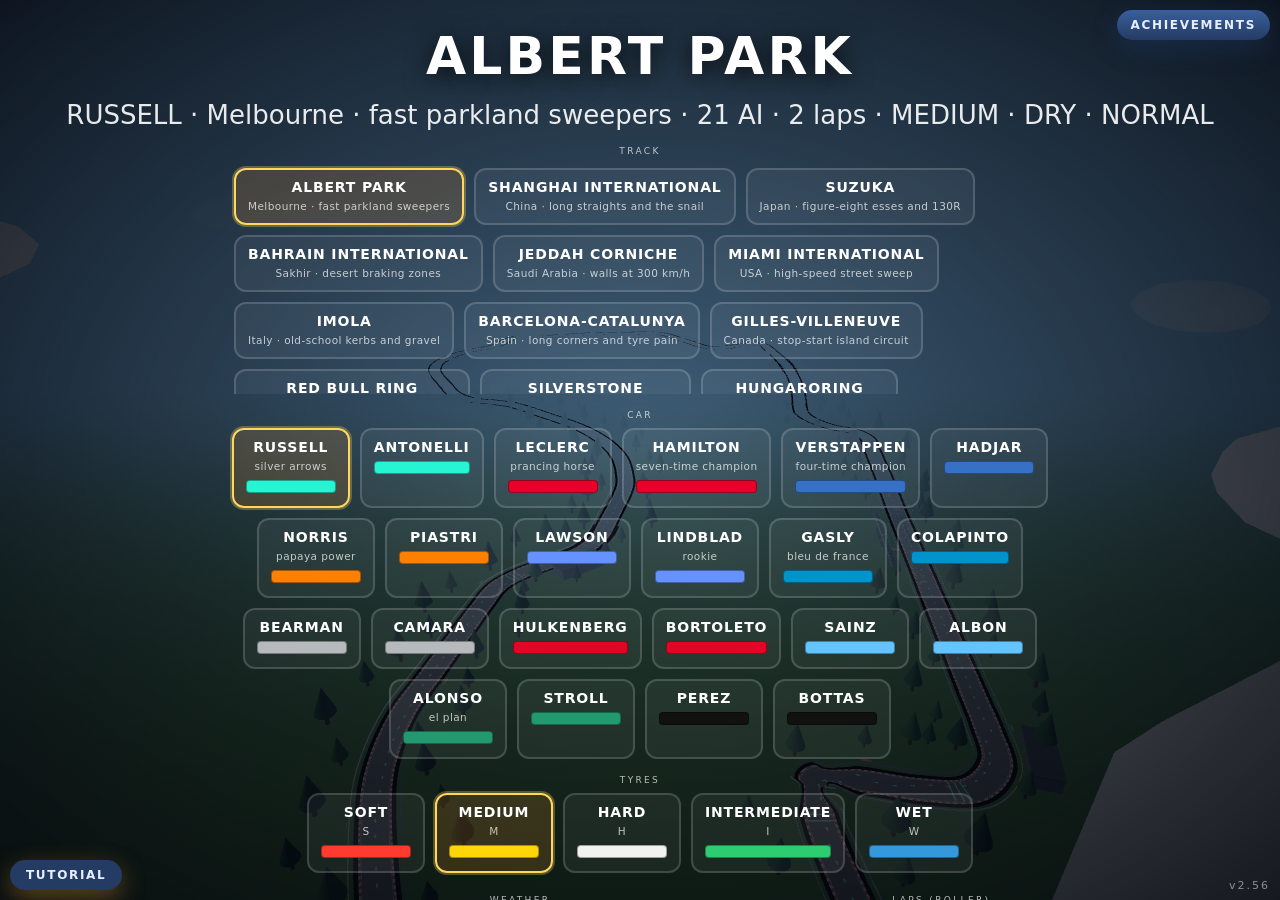
<file: race-car/index.html>
<!DOCTYPE html>
<html lang="en">
<head>
<meta charset="UTF-8">
<meta name="viewport" content="width=device-width,initial-scale=1.0">
<title>Apex Racing - 3D Race Car</title>
<style>
  *{margin:0;padding:0;box-sizing:border-box;font-family:"Segoe UI",system-ui,sans-serif}
  html,body{width:100%;height:100%;overflow:hidden;background:#0b1020;color:#fff}
  canvas{display:block}
  .hidden{display:none!important}
  #hud{position:fixed;top:0;left:0;right:0;padding:14px 20px;display:flex;gap:26px;align-items:flex-start;
       text-shadow:0 2px 6px rgba(0,0,0,.85);pointer-events:none;user-select:none;z-index:5}
  #speedBox b{display:block;font-size:38px;line-height:1}
  #speedBox span{font-size:12px;letter-spacing:.22em;opacity:.85}
  .stat b{display:block;font-size:22px;line-height:1.15}
  .stat span{font-size:11px;letter-spacing:.18em;opacity:.8}
  #standings{position:fixed;top:96px;right:20px;width:210px;font-size:13px;z-index:5;pointer-events:none;
             text-shadow:0 2px 6px rgba(0,0,0,.85)}
  #standings div{display:flex;align-items:center;gap:8px;padding:3px 8px;border-radius:6px;background:rgba(0,0,0,.32);margin-bottom:4px}
  #standings i{width:10px;height:10px;border-radius:3px;display:inline-block;flex:0 0 auto}
  #standings .me{background:rgba(255,255,255,.22);font-weight:700}
  #banner{position:fixed;top:11%;left:0;right:0;text-align:center;font-size:86px;font-weight:800;z-index:6;
          text-shadow:0 6px 26px rgba(0,0,0,.8);pointer-events:none}
  .overlay{position:fixed;inset:0;display:flex;flex-direction:column;align-items:center;justify-content:center;gap:14px;
           background:radial-gradient(ellipse at center,rgba(6,10,24,.55),rgba(3,6,14,.92));z-index:10;text-align:center;padding:20px}
  h1{font-size:52px;letter-spacing:.06em;text-shadow:0 4px 24px rgba(0,0,0,.8)}
  h2{font-size:26px;opacity:.9;font-weight:500}
  button{pointer-events:auto;padding:14px 42px;font-size:19px;font-weight:700;letter-spacing:.14em;cursor:pointer;
         border:0;border-radius:999px;color:#10131c;background:linear-gradient(#ffd75e,#ff9d2e);
         box-shadow:0 8px 24px rgba(255,157,46,.35)}
  button:hover{filter:brightness(1.08)}
  table{border-collapse:collapse;font-size:15px;min-width:340px}
  td,th{padding:6px 14px;text-align:left}
  tr.me{background:rgba(255,255,255,.16)}
  .keys{font-size:13px;opacity:.75;line-height:1.9;max-width:640px}
  .btnRow{display:flex;gap:12px;flex-wrap:wrap;justify-content:center}
  .menuBtns{display:flex;gap:12px;flex-wrap:wrap;justify-content:center;align-items:center}
  button.ghost{background:linear-gradient(#3a5f9e,#243b63);color:#e6efff;box-shadow:0 8px 24px rgba(30,60,110,.4)}
  .onlineCard{width:min(560px,94vw);max-height:92vh;overflow:auto;background:#0e1526;border:1px solid rgba(255,255,255,.14);
              border-radius:16px;padding:16px 18px;box-shadow:0 24px 70px rgba(0,0,0,.6);text-align:left;pointer-events:auto}
  .onlineHead{display:flex;align-items:center;gap:10px;margin-bottom:12px}
  .onlineHead b{font-size:18px;letter-spacing:.12em}
  .netStatus{margin-left:auto;font-size:11px;letter-spacing:.12em;opacity:.7}
  .netX{pointer-events:auto;background:none;border:0;color:#fff;font-size:26px;line-height:1;cursor:pointer;padding:0 6px;
        border-radius:6px;display:flex;align-items:center;justify-content:center;width:36px;height:36px}
  .netX:hover{background:rgba(255,255,255,.1)}
  .netError{background:rgba(255,80,80,.14);border:1px solid rgba(255,80,80,.4);color:#ffb3b3;border-radius:8px;
            padding:8px 10px;font-size:12px;margin-bottom:10px}
  .netField{display:flex;flex-direction:column;gap:6px;font-size:11px;letter-spacing:.16em;opacity:.92;margin-bottom:10px}
  .netField input,.netField select{font:inherit;font-size:14px;letter-spacing:normal;padding:9px 10px;border-radius:8px;
            border:1px solid rgba(255,255,255,.18);background:rgba(255,255,255,.06);color:#fff}
  .netTabs{display:flex;gap:8px;margin:6px 0 12px}
  .netTab{pointer-events:auto;flex:1;background:rgba(255,255,255,.06);border:1px solid rgba(255,255,255,.14);color:#cdd8ee;
          border-radius:8px;padding:9px;font:inherit;font-size:12px;letter-spacing:.1em;cursor:pointer;
          box-shadow:none;font-weight:600}
  .netTab.sel{background:linear-gradient(#ffd75e,#ff9d2e);color:#10131c;border-color:transparent}
  .netPrimary{pointer-events:auto;width:100%;padding:11px;border:0;border-radius:9px;background:linear-gradient(#ffd75e,#ff9d2e);
          color:#10131c;font:inherit;font-weight:700;letter-spacing:.1em;font-size:15px;cursor:pointer;margin-top:2px;
          box-shadow:0 8px 24px rgba(255,157,46,.3)}
  .netMini{pointer-events:auto;background:rgba(255,255,255,.08);border:1px solid rgba(255,255,255,.16);color:#dfe8ff;
          border-radius:7px;padding:6px 11px;font:inherit;font-size:11px;letter-spacing:.08em;cursor:pointer;box-shadow:none}
  .netLeave{pointer-events:auto;width:100%;margin-top:10px;background:none;border:1px solid rgba(255,120,120,.4);
          color:#ffb3b3;border-radius:9px;padding:9px;font:inherit;font-size:12px;letter-spacing:.1em;cursor:pointer;box-shadow:none}
  .netRowBetween{display:flex;align-items:center;justify-content:space-between;gap:10px;margin:8px 0}
  .netRoomList{display:flex;flex-direction:column;gap:7px;min-height:70px;max-height:210px;overflow:auto}
  .netEmpty{font-size:12px;opacity:.55;padding:16px 4px;text-align:center}
  .netRoom{display:flex;justify-content:space-between;align-items:center;gap:8px;background:rgba(255,255,255,.05);
          border:1px solid rgba(255,255,255,.12);border-radius:9px;padding:8px 10px}
  .netRoom b{font-size:14px;letter-spacing:.14em}
  .netRoom span{font-size:10.5px;opacity:.7}
  .netSeats{display:grid;grid-template-columns:1fr 1fr;gap:7px;margin:6px 0 12px}
  .netSeat{background:rgba(255,255,255,.05);border:1px solid rgba(255,255,255,.12);border-radius:9px;padding:8px 10px;
          font-size:12px;min-height:42px;display:flex;align-items:center;gap:8px}
  .netSeat i{width:11px;height:11px;border-radius:3px;flex:0 0 auto}
  .netSeat.ready{border-color:#57c46c}
  .netSeat.empty{opacity:.4}
  .netSeat .netName{font-weight:700;overflow:hidden;text-overflow:ellipsis;white-space:nowrap}
  .netSeat .netTag{margin-left:auto;font-size:9px;letter-spacing:.1em;opacity:.75;flex:0 0 auto}
  .netLabel{display:inline-block;font-size:10px;letter-spacing:.2em;opacity:.6}
  .netPing{font-size:11px;opacity:.7}
  .pickCol .pickLabel{font-size:9px}
  #err{position:fixed;inset:0;display:none;align-items:center;justify-content:center;padding:40px;text-align:center;
       background:#0b1020;font-size:18px;z-index:20}
  /* menu pickers */
  #menu{overflow-y:auto;justify-content:flex-start;padding:26px 20px}
  #trackPick{max-height:230px;overflow-y:auto;justify-content:flex-start;align-content:flex-start;padding:4px}
  .pickRow{display:flex;gap:22px;flex-wrap:wrap;justify-content:center;margin-top:2px}
  .pickCol{display:flex;flex-direction:column;gap:8px;align-items:center}
  .pickLabel{font-size:11px;letter-spacing:.26em;opacity:.7}
  .cards{display:flex;gap:10px;flex-wrap:wrap;justify-content:center;max-width:820px}
  .card{pointer-events:auto;cursor:pointer;border:2px solid rgba(255,255,255,.16);background:rgba(255,255,255,.05);
        border-radius:12px;padding:9px 12px;min-width:118px;text-align:center;transition:.12s;user-select:none}
  .card:hover{border-color:rgba(255,255,255,.45)}
  .card.sel{border-color:#ffd75e;background:rgba(255,157,46,.16);box-shadow:0 0 0 2px rgba(255,215,94,.3)}
  .card b{display:block;font-size:14px;letter-spacing:.06em}
  .card span{font-size:10.5px;opacity:.72;letter-spacing:.04em}
  .swatch{height:13px;border-radius:4px;margin:6px 0 4px;border:1px solid rgba(0,0,0,.35)}
  /* ERS meter */
  #ersBox{min-width:150px}
  #ersTrack{width:132px;height:9px;border-radius:6px;background:rgba(255,255,255,.16);overflow:hidden;margin-top:6px}
  #ersFill{height:100%;width:0%;background:linear-gradient(90deg,#37c9ff,#5affc0)}
  #ersBox.full #ersFill{background:linear-gradient(90deg,#ffd75e,#ff6a18)}
  #ersTag{font-size:10px;letter-spacing:.22em;color:#ff4d4d;opacity:0;margin-top:2px;transition:opacity .1s}
  #ersTag.on{opacity:1}
  #ersBox.using #ersTrack{box-shadow:0 0 12px rgba(55,201,255,.95)}
  #ersBox.using #ersPct{color:#37c9ff;text-shadow:0 0 8px rgba(55,201,255,.7)}
  /* bottom-right tyre condition: car diagram only */
  #statusDock{position:fixed;right:14px;bottom:32px;z-index:20;pointer-events:none}
  #tyreCell.tcDiagram{position:relative;width:132px;height:132px;padding:8px;border:1px solid rgba(255,255,255,.16);border-radius:12px;background:rgba(10,16,28,.82);box-shadow:0 3px 14px rgba(0,0,0,.35)}
  .tcCar{width:116px;height:116px;display:block;margin:0 auto;filter:drop-shadow(0 0 5px rgba(90,200,255,.35))}
  .tcWheel{stroke-width:4;fill:#20242c;transition:stroke .2s,fill .2s}
  .tcLabel{position:absolute;padding:2px 4px;border-radius:4px;background:rgba(5,10,20,.78);
    font-size:10px;font-weight:800;letter-spacing:.02em;color:#fff;white-space:nowrap}
  .tcFL{left:4px;top:10px}.tcFR{right:4px;top:10px}
  .tcRL{left:4px;bottom:10px}.tcRR{right:4px;bottom:10px}
  
#lights{position:fixed;left:50%;top:14%;transform:translateX(-50%);display:flex;gap:14px;z-index:15;background:rgba(20,20,25,.9);padding:14px 22px;border-radius:12px;border:2px solid rgba(255,255,255,.18);pointer-events:none}
#lights.hidden{display:none!important}
#lights .light{width:30px;height:30px;border-radius:50%;background:#2a0000;border:3px solid #441111;box-shadow:inset 0 2px 4px rgba(0,0,0,.5)}
#lights .light.on{background:#ff2222!important;box-shadow:0 0 24px #ff3333,0 0 10px #ff6666,inset 0 0 8px #ffaaaa!important}
#lights .light.go{background:#22ff55!important;box-shadow:0 0 24px #33ff66,0 0 10px #88ff99,inset 0 0 8px #bbffcc!important}
#touchControls{position:fixed;left:0;right:0;bottom:0;height:45%;z-index:25;display:none;touch-action:none;pointer-events:none}
#touchControls.on{display:block}
.tbtn{position:absolute;border-radius:14px;border:2px solid rgba(255,255,255,.28);background:rgba(0,0,0,.38);color:#fff;font-weight:700;font-size:16px;display:flex;align-items:center;justify-content:center;pointer-events:auto;user-select:none;-webkit-user-select:none;touch-action:none}
.tbtn:active,.tbtn.active{background:rgba(255,255,255,.28)}
#tLeft{left:16px;bottom:30%;width:76px;height:76px}
#tRight{left:106px;bottom:30%;width:76px;height:76px}
#tGas{right:16px;bottom:40%;width:84px;height:84px}
#tBrake{right:16px;bottom:12%;width:84px;height:64px}
#tBoost{right:114px;bottom:40%;width:68px;height:68px;border-radius:50%}
#achBtn{position:fixed;top:10px;right:10px;z-index:30;padding:8px 14px;font-size:12px}
#achPanel{position:fixed;top:50px;right:10px;z-index:35;background:rgba(14,21,38,.97);border:1px solid rgba(255,255,255,.15);border-radius:12px;padding:14px;max-width:340px;max-height:65vh;overflow:auto;display:none}
#achPanel.show{display:block}
.achItem{padding:6px 0;border-bottom:1px solid rgba(255,255,255,.08);font-size:12px;opacity:.55}
.achItem.unlocked{opacity:1;color:#ffd75e}
#pitMsg{position:fixed;left:50%;bottom:16%;transform:translateX(-50%);background:rgba(0,0,0,.75);padding:8px 14px;border-radius:8px;font-size:13px;z-index:20;display:none;pointer-events:none}
 #pitMenu{background:radial-gradient(ellipse at center,rgba(10,30,18,.82),rgba(3,6,14,.95));z-index:22}
 #pitMenu h1{font-size:40px;color:#8affb0}
 #pitMenu .pitNote{font-size:13px;opacity:.85;max-width:470px;line-height:1.6}
 #pitMenu .pitRow{display:flex;flex-direction:column;align-items:center;gap:8px;margin-top:2px}
 #pitRepairRow{display:flex;align-items:center;gap:9px;pointer-events:auto;font-size:14px;cursor:pointer;
   padding:8px 18px;border:2px solid rgba(255,255,255,.16);border-radius:10px;background:rgba(255,255,255,.05)}
 #pitRepairRow.sel{border-color:#ffd75e;background:rgba(255,157,46,.16)}
 #pitRepairMark{color:#ffd75e;font-size:17px}
#raceLineCanvas{position:fixed;inset:0;pointer-events:none;z-index:1;display:none}
#verTag{position:fixed;right:10px;bottom:8px;font-size:11px;letter-spacing:.18em;opacity:.5;z-index:30;pointer-events:none}
</style>
</head>
<body>
<div id="hud" class="hidden">
  <div id="speedBox"><b id="speed">0</b><span>KM/H</span></div>
  <div class="stat"><b id="lap">1/2</b><span>LAP</span></div>
  <div class="stat"><b id="pos">1/22</b><span>POSITION</span></div>
  <div class="stat"><b id="time">0.00</b><span>RACE TIME</span></div>
  <div class="stat"><b id="best">--.--</b><span>BEST LAP</span></div>
  <div class="stat" id="damageBox"><b id="damagePct">0%</b><span>DAMAGE</span></div>
  <div class="stat" id="tyreBox"><b id="tyreWear">0%</b><span>TYRE WEAR</span></div>
  <div class="stat" id="ersBox"><b id="ersPct">35%</b><span>ERS</span>
    <div id="ersTrack"><div id="ersFill" style="width:35%"></div></div>
    <div id="ersTag">ERS</div></div>
  <div id="statusDock">
    <div id="tyreCell" class="tcDiagram" aria-label="Tyre condition">
      <svg class="tcCar" viewBox="0 0 116 116" aria-hidden="true">
        <path d="M49 10 Q58 5 67 10 L78 25 Q91 31 94 49 L93 98 Q91 108 79 110 L37 110 Q25 108 23 98 L22 49 Q25 31 38 25 Z"
              fill="#182033" stroke="#7fe3ff" stroke-width="2"/>
        <path d="M41 29 L75 29 L84 53 L32 53 Z" fill="#0c1728" stroke="#7fe3ff" stroke-width="1.5"/>
        <path d="M34 62 L82 62 L88 100 L28 100 Z" fill="#24304a" stroke="#7fe3ff" stroke-width="1.5"/>
        <path d="M50 64 L66 64 L71 94 L45 94 Z" fill="#2e3c5c"/>
        <rect x="46" y="102" width="24" height="6" rx="3" fill="#ff4d4d"/>
        <circle id="twFL" class="tcWheel" cx="19" cy="43" r="11" stroke="#ffd60a"/>
        <circle id="twFR" class="tcWheel" cx="97" cy="43" r="11" stroke="#ffd60a"/>
        <circle id="twRL" class="tcWheel" cx="19" cy="94" r="11" stroke="#ffd60a"/>
        <circle id="twRR" class="tcWheel" cx="97" cy="94" r="11" stroke="#ffd60a"/>
        <circle cx="19" cy="43" r="4" fill="#0b1020"/>
        <circle cx="97" cy="43" r="4" fill="#0b1020"/>
        <circle cx="19" cy="94" r="4" fill="#0b1020"/>
        <circle cx="97" cy="94" r="4" fill="#0b1020"/>
      </svg>
      <span class="tcLabel tcFL" id="hudFL">FL 100%</span>
      <span class="tcLabel tcFR" id="hudFR">FR 100%</span>
      <span class="tcLabel tcRL" id="hudRL">RL 100%</span>
      <span class="tcLabel tcRR" id="hudRR">RR 100%</span>
    </div>
  </div>
</div>
<div id="standings" class="hidden"></div>
<div id="banner" class="hidden"></div>
<div id="lights" class="hidden"><div class="light"></div><div class="light"></div><div class="light"></div><div class="light"></div><div class="light"></div></div>
  <div id="verTag">v2.56</div>
  <button id="achBtn" class="ghost">ACHIEVEMENTS</button>
  <div id="achPanel"><b style="letter-spacing:.12em">ACHIEVEMENTS</b><div id="achList" style="margin-top:8px"></div></div>
  <div id="pitMsg"></div>

<div id="pitMenu" class="overlay hidden">
  <h1>PIT STOP</h1>
  <p class="pitNote">Your car drives itself through the guardrail gap, across the safety buffer and down a pit road behind a second barrier. It stops at the box at the 80 km/h limit. Choose fresh tyres and repairs, then confirm. The stop takes about 2.6 s (plus 1.2 s for repairs) once the car is jacked up — after that you drive out yourself.</p>
  <div class="pitRow"><div class="pickLabel">TYRES</div><div id="pitTyrePick" class="cards"></div></div>
  <div id="pitRepairRow" class="sel"><span id="pitRepairMark">&#9745;</span> REPAIR DAMAGE &mdash; +1.2s STOP TIME</div>
  <div class="menuBtns"><button id="pitConfirmBtn">CONFIRM &amp; DRIVE OUT</button></div>
</div>

  <div id="touchControls">
    <div id="tLeft" class="tbtn">◀</div>
    <div id="tRight" class="tbtn">▶</div>
    <div id="tGas" class="tbtn">GAS</div>
    <div id="tBrake" class="tbtn">BRK</div>
    <div id="tBoost" class="tbtn">ERS</div>
  </div>

<div id="menu" class="overlay">
  <h1 id="menuTitle">VELOCITY GRAND PRIX</h1>
    <h2 id="menuSub">2 laps - 21 AI opponents</h2>
  <div class="pickRow">
    <div class="pickCol"><div class="pickLabel">TRACK</div><div id="trackPick" class="cards"></div></div>
  </div>
  <div class="pickRow">
    <div class="pickCol"><div class="pickLabel">CAR</div><div id="carPick" class="cards"></div></div>
  </div>
  <div class="pickRow">
    <div class="pickCol"><div class="pickLabel">TYRES</div><div id="tyrePick" class="cards"></div></div>
    <div class="pickCol"><div class="pickLabel">WEATHER</div><div id="weatherPick" class="cards"></div></div>
    <div class="pickCol"><div class="pickLabel">LAPS (ROLLER)</div>
      <div style="display:flex;gap:10px;align-items:center">
        <input id="lapRange" type="range" min="1" max="50" step="1" value="2" style="width:180px;accent-color:#ffd75e">
        <b id="lapRangeVal" style="font-size:17px;min-width:28px;text-align:center">2</b>
      </div>
    </div>
  </div>
  <div class="pickRow">
    <div class="pickCol"><div class="pickLabel">AI DIFFICULTY</div><div id="diffPick" class="cards"></div></div>
  </div>
  <div class="menuBtns">
    <button id="startBtn">START RACE</button>
    <button id="onlineBtn" class="ghost">PLAY ONLINE</button>
  </div>
<div class="keys">
    <b>W</b>/<b>↑</b> throttle &nbsp;·&nbsp; <b>S</b>/<b>↓</b> brake / reverse &nbsp;·&nbsp; 
    <b>A</b><b>D</b>/<b>←</b><b>→</b> steer<br>
    <b>SPACE</b> ERS deploy &nbsp;·&nbsp; <b>C</b> camera &nbsp;·&nbsp; <b>R</b> restart &nbsp;·&nbsp; <b>M</b> sound &nbsp;·&nbsp; <b>P</b> automatic pit stop &nbsp;·&nbsp; <b>ESC</b> pause<br>
    22-DRIVER F1 GRID &nbsp;·&nbsp; REAL GPS CIRCUITS &nbsp;·&nbsp; 5 RED LIGHTS &nbsp;·&nbsp; REAL PIT STOPS &amp; 80 KM/H LIMIT &nbsp;·&nbsp; RAIN &amp; WEAR
  </div>
</div>

<div id="pause" class="overlay hidden">
  <h1>PAUSED</h1>
  <div class="btnRow">
    <button id="resumeBtn">RESUME</button>
    <button id="pauseRestartBtn" class="ghost">RESTART</button>
    <button id="pauseLobbyBtn" class="ghost">BACK TO LOBBY</button>
  </div>
</div>

<div id="gameOver" class="overlay hidden" style="z-index:40">
  <h1 style="color:#ff5a4d">CAR WRECKED — RACE OVER</h1>
  <p class="pitNote" style="max-width:460px;line-height:1.6;opacity:.85">Damage reached 100%. The car is retired and out of the race.</p>
  <div class="btnRow">
    <button id="gameOverRestartBtn">RESTART</button>
    <button id="gameOverLobbyBtn" class="ghost">BACK TO LOBBY</button>
  </div>
</div>

<div id="results" class="overlay hidden">
  <h1 id="resultTitle">FINISH</h1>
  <table id="resultTable"></table>
  <div class="btnRow">
    <button id="againBtn">RACE AGAIN</button>
    <button id="lobbyBtn">LOBBY</button>
  </div>
</div>

<div id="onlineDialog" class="overlay hidden">
  <div class="onlineCard">
    <div class="onlineHead">
      <b>ONLINE</b>
      <span id="netStatus" class="netStatus"></span>
      <button id="onlineClose" class="netX" title="Close">&#215;</button>
    </div>
    <div id="netError" class="netError hidden"></div>

    <div id="netEntry">
      <label class="netField">RACING NAME
        <input id="netName" maxlength="16" placeholder="Your name" autocomplete="off">
      </label>
      <div class="netTabs">
        <button id="netTabJoin" class="netTab sel">JOIN ROOM</button>
        <button id="netTabCreate" class="netTab">CREATE ROOM</button>
      </div>

      <div id="netCreatePane" class="hidden">
        <div class="pickRow">
          <div class="pickCol"><div class="pickLabel">TRACK</div><div id="netTrackPick" class="cards"></div></div>
        </div>
        <label class="netField">VISIBILITY
          <select id="netVisibility">
            <option value="public">Public &middot; listed in the lobby</option>
            <option value="private">Private &middot; join by code only</option>
          </select>
        </label>
        <button id="netCreateBtn" class="netPrimary">CREATE ROOM</button>
      </div>

      <div id="netJoinPane">
        <label class="netField">ROOM CODE
          <input id="netCodeInput" maxlength="4" placeholder="e.g. K4QP" autocomplete="off"
                 style="text-transform:uppercase;letter-spacing:.4em;font-size:20px;text-align:center">
        </label>
        <button id="netJoinBtn" class="netPrimary">JOIN ROOM</button>
        <div class="netRowBetween" style="margin-top:14px">
          <span class="netLabel">PUBLIC ROOMS</span>
          <button id="netBrowseBtn" class="netMini">REFRESH</button>
        </div>
        <div id="netRoomList" class="netRoomList"></div>
      </div>
    </div>

    <div id="netLobby" class="hidden">
      <div class="netRowBetween">
        <span><span class="netLabel">ROOM CODE</span><b id="netRoomCodeText">----</b></span>
        <button id="netCopyBtn" class="netMini">COPY CODE</button>
      </div>
      <div class="netRowBetween">
        <span class="netLabel">DRIVERS</span><span id="netPing" class="netPing"></span>
      </div>
      <div id="netSeats" class="netSeats"></div>
      <div id="netHostControls" class="hidden">
        <div class="pickRow">
          <div class="pickCol"><div class="pickLabel">TRACK</div><div id="netHostTrackPick" class="cards"></div></div>
        </div>
      </div>
      <div id="netGuestControls" class="hidden">
        <label class="netField">YOUR CAR
          <select id="netCarSelect"></select>
        </label>
      </div>
      <button id="netReadyBtn" class="netPrimary">READY</button>
      <button id="netStartBtn" class="netPrimary hidden">START RACE</button>
      <button id="netLeaveBtn" class="netLeave">LEAVE ROOM</button>
    </div>
  </div>
</div>

<div id="err"></div>

<script src="./lib/three.min.js"></script>
<script>
(function () {
  "use strict";

  var errBox = document.getElementById('err');
  function fatal(msg) {
    errBox.style.display = 'flex';
    errBox.innerHTML = '<div><b>Cannot start</b><br><br>' + msg + '</div>';
    throw new Error(msg);
  }
  if (typeof THREE === 'undefined') {
    fatal('Three.js failed to load.<br>Expected file <code>./lib/three.min.js</code> next to this page.');
  }

  /* ------------------------------------------------------------------ *
   *  Circuit definition                                                 *
   *                                                                   *
   *  The centreline is a closed Catmull-Rom spline through the control *
   *  points below, resampled into a table that is UNIFORM IN ARC       *
   *  LENGTH.  Everything downstream (lap counting, lane keeping,        *
   *  scenery, start line) works off arc length `s` in [0, LEN) instead *
   *  of an angle, so a winding circuit behaves exactly like the old    *
   *  circle did but without any radial-distance assumptions.           *
   * ------------------------------------------------------------------ */
  var TAU = Math.PI * 2;
  var HALF_W = 11;      // road half width (m)
  var KERB_W = 1.6;     // red/white kerb width (m)
  var RUNOFF_LAT = HALF_W + KERB_W + 3.4;    // outer edge of the grass run-off (m)
  var GRAVEL_LAT = RUNOFF_LAT + 2.6;         // outer edge of the gravel traps (m)
  var RAIL_LAT = GRAVEL_LAT + 0.8;           // guardrail / pit-wall line (m)
  /* The pit is a separate road well outside the main guardrail, not a stripe on
   * the track edge. A wide safety buffer and a second barrier keep it apart from
   * the circuit; only the two marked gaps let cars cross between them. */
  var PIT_GAP = 8.0;                         // buffer between main rail and pit road (m)
  var PIT_W = 6.6;                           // pit road width (m)
  var PIT_INNER_LAT = -(RAIL_LAT + PIT_GAP); // pit-side barrier, outside the main rail
  var PIT_LAT = PIT_INNER_LAT - PIT_W / 2;   // pit road centre
  var PIT_OUTER_LAT = PIT_LAT - PIT_W / 2;   // garage side
  var PIT_RAIL_LAT = PIT_OUTER_LAT - 1.2;    // outer pit barrier
  var PIT_LAT_MIN = PIT_OUTER_LAT + 0.7;
  var PIT_LAT_MAX = PIT_INNER_LAT - 0.7;
  var TOTAL_LAPS = 2;
  var CAR_R = 2.3;      // collision radius (m)
  /* Half-extent of a car along a horizontal direction (nx,nz). The body is far
   * longer than it is wide: the nose/splitter reach 2.9 m ahead, the tail 2.2 m
   * behind and each side about 1.25 m. One round radius made nose-to-tail cars
   * overlap visibly while side-by-side cars sat too far apart, so contacts and
   * barrier clearance now use this oriented-box footprint instead. */
  function carExtent(c, nx, nz) {
    var fx = Math.sin(c.yaw), fz = Math.cos(c.yaw);
    var along = nx * fx + nz * fz;
    var side = nx * -fz + nz * fx;
    return Math.abs(along) * (along >= 0 ? 2.95 : 2.25) + Math.abs(side) * 1.25;
  }
  var GRAVEL_ZONES = [];
  // true when (s, |lat|) lies in one of this circuit's gravel traps
  function inGravel(s, alat) {
    if (alat < RUNOFF_LAT || !GRAVEL_ZONES.length) return false;
    var ss = wrapS(s);
    for (var i = 0; i < GRAVEL_ZONES.length; i++) {
      var z = GRAVEL_ZONES[i];
      var d = Math.abs(ss - z.s); d = Math.min(d, LEN - d);
      if (d < z.half) return true;
    }
    return false;
  }
  // The separate pit road and its paved entry/exit links count as asphalt, so
  // the autopilot is not braked by the run-off it has to cross to reach them.
  function onPitSurface(c) {
    var s = wrapS(c.s), lat = c.lat;
    if (s < pitRoadStart() || s > pitRoadEnd()) return false;
    if (lat <= PIT_INNER_LAT + 0.5 && lat >= PIT_OUTER_LAT - 0.5) return true;
    if (lat <= -HALF_W && lat >= PIT_INNER_LAT + 0.5 &&
        ((s <= pitEntryEnd()) || (s >= pitExitStart()))) return true;
    return false;
  }

  /* ---- real F1 circuits: GPS centreline traces from the actual circuits ---- */
  var TRACKS = [
    {
      id: 'f1-au1953', name: 'ALBERT PARK', blurb: 'Melbourne · fast parkland sweepers',
      surface: { accel: 1, top: 1.06, grip: 9.5, roll: 1, aiSpeed: 1, aiGrip: 13 },
      gravel: [0.16, 0.62],
      palette: {
        sky: 0x86c8f0, fogNear: 420, fogFar: 1700, grass: 0x4f8f3a,
        road: [0.2, 0.2, 0.215], kerbA: [0.86, 0.1, 0.12], kerbB: [0.96, 0.96, 0.96],
        runoff: 0x3f7a32, gravel: 0xbfae86,
        wallA: [0.93, 0.93, 0.93], wallB: [0.82, 0.16, 0.18],
        ambient: 0xbfd8ff, ambientI: 0.55, sun: 0xfff3d0, sunI: 2.0,
        tree: [3107636, 4030528, 2579504], standA: 0x8d9299, standB: 0x7d838b, roof: 0x4a5158
      },
ctrl: [
        [-150.9,-425.0], [-182.2,-394.1], [-213.5,-363.2], [-244.7,-332.2], [-275.5,-300.8], [-306.3,-269.4],
        [-337.1,-238.0], [-367.9,-206.6], [-378.7,-169.1], [-363.6,-128.2], [-363.0,-84.5], [-376.7,-43.2],
        [-405.1,-9.9], [-437.2,20.3], [-468.9,50.7], [-499.7,82.2], [-529.7,114.3], [-558.9,147.2],
        [-586.3,181.6], [-613.2,216.4], [-638.1,252.6], [-661.0,290.2], [-682.8,328.4], [-704.5,366.7],
        [-722.8,406.6], [-693.9,431.9], [-650.7,440.1], [-607.6,448.9], [-582.4,479.9], [-582.8,523.8],
        [-584.4,567.8], [-585.9,611.8], [-587.4,655.7], [-570.3,693.2], [-534.8,719.2], [-499.1,745.0],
        [-463.4,770.7], [-424.9,791.6], [-384.1,808.2], [-343.4,824.8], [-302.2,840.2], [-263.8,861.4],
        [-225.4,882.1], [-189.3,864.1], [-154.4,837.5], [-112.2,826.4], [-68.3,823.2], [-25.8,812.8],
        [13.3,793.0], [47.4,765.3], [73.3,729.9], [91.0,689.9], [101.4,647.2], [109.1,603.9],
        [117.0,560.6], [124.9,517.4], [124.8,473.7], [110.0,432.4], [83.5,397.3], [61.0,359.8],
        [49.7,317.4], [41.6,274.2], [33.4,230.9], [25.3,187.7], [21.9,143.9], [23.2,99.9],
        [29.9,56.5], [41.4,14.1], [58.7,-26.3], [80.7,-64.4], [105.3,-100.7], [135.9,-132.4],
        [168.7,-161.6], [201.6,-190.8], [235.1,-219.3], [274.9,-237.5], [318.6,-240.1], [362.5,-239.0],
        [404.8,-248.6], [439.7,-275.1], [473.2,-303.6], [506.7,-332.1], [540.2,-360.6], [573.9,-388.8],
        [602.4,-422.4], [625.4,-459.7], [641.7,-500.5], [655.4,-542.3], [667.6,-584.6], [679.8,-626.8],
        [692.0,-669.1], [703.6,-711.5], [715.1,-754.0], [723.3,-797.2], [687.1,-816.9], [646.3,-833.3],
        [605.5,-849.8], [564.6,-866.1], [523.8,-882.4], [480.9,-887.7], [444.1,-864.4], [422.0,-826.4],
        [401.1,-787.7], [380.1,-749.1], [357.0,-711.6], [328.1,-681.8], [296.6,-710.7], [267.5,-743.7],
        [233.2,-769.9], [190.5,-767.1], [157.0,-739.3], [126.2,-707.9], [95.4,-676.5], [64.6,-645.0],
        [33.8,-613.6], [3.1,-582.2], [-27.7,-550.8], [-58.5,-519.3], [-89.3,-487.9], [-120.1,-456.5]
      ]
    },
    {
      id: 'f1-cn2004', name: 'SHANGHAI INTERNATIONAL', blurb: 'China · long straights and the snail',
      surface: { accel: 0.98, top: 1.04, grip: 8.6, roll: 1.08, aiSpeed: 0.98, aiGrip: 12 },
      gravel: [0.22, 0.7],
      palette: {
        sky: 0x9fc4e8, fogNear: 460, fogFar: 1800, grass: 0x3f6b3f,
        road: [0.28, 0.28, 0.3], kerbA: [0.9, 0.1, 0.12], kerbB: [0.96, 0.96, 0.96],
        runoff: 0x39613a, gravel: 0xc4b591,
        wallA: [0.95, 0.95, 0.95], wallB: [0.25, 0.4, 0.6],
        ambient: 0xdfe9f5, ambientI: 0.66, sun: 0xfff6e0, sunI: 1.8,
        tree: [3103796, 3828543, 2575404], standA: 0x7d858d, standB: 0x6d757d, roof: 0x454c54
      },
ctrl: [
        [-86.7,-372.0], [-130.8,-383.0], [-174.9,-394.1], [-219.9,-395.5], [-260.9,-376.5], [-289.0,-341.6],
        [-296.3,-297.5], [-282.6,-255.1], [-243.0,-235.6], [-204.0,-252.7], [-208.0,-296.6], [-199.9,-337.3],
        [-157.6,-335.7], [-137.2,-295.7], [-136.1,-250.9], [-160.1,-212.5], [-190.4,-178.6], [-221.2,-145.2],
        [-248.9,-109.2], [-278.7,-74.9], [-309.1,-41.1], [-336.7,-5.2], [-353.4,36.9], [-368.0,79.9],
        [-382.7,122.9], [-397.9,165.8], [-411.5,209.1], [-378.8,224.2], [-343.0,196.5], [-311.5,163.7],
        [-286.2,126.0], [-263.7,86.6], [-241.2,47.1], [-218.8,7.6], [-193.3,-30.0], [-159.4,-59.5],
        [-116.6,-74.0], [-71.5,-71.6], [-30.5,-52.9], [2.9,-22.4], [23.6,17.8], [43.0,58.9],
        [68.3,96.2], [108.5,116.3], [153.1,112.0], [188.7,84.4], [209.6,44.1], [230.4,3.7],
        [269.7,-7.6], [299.2,25.9], [323.0,63.9], [305.4,104.9], [282.4,144.1], [259.3,183.3],
        [236.3,222.4], [213.1,261.5], [189.2,300.2], [165.3,338.8], [141.6,377.6], [118.1,416.5],
        [94.5,455.4], [60.9,469.0], [29.6,436.4], [-10.3,443.1], [-35.5,480.3], [-37.2,525.2],
        [-18.2,565.5], [21.2,586.7], [66.2,589.9], [109.3,575.9], [144.8,548.1], [171.0,511.0],
        [195.8,473.0], [220.7,434.9], [245.5,396.9], [270.4,358.8], [295.2,320.8], [320.1,282.7],
        [344.9,244.6], [369.8,206.6], [394.8,168.6], [419.9,130.7], [445.0,92.8], [470.1,54.9],
        [495.2,17.0], [520.2,-20.9], [545.2,-58.8], [570.3,-96.8], [595.0,-134.9], [619.5,-173.2],
        [644.0,-211.4], [669.3,-249.2], [694.6,-286.9], [719.9,-324.7], [745.5,-362.3], [771.2,-399.8],
        [796.8,-437.3], [813.1,-477.6], [772.8,-472.9], [737.0,-445.4], [710.2,-408.7], [683.3,-372.1],
        [656.5,-335.4], [629.6,-298.7], [602.8,-262.0], [575.9,-225.4], [532.4,-225.1], [488.2,-235.6],
        [444.0,-246.0], [399.7,-256.5], [355.5,-267.0], [311.3,-277.5], [267.1,-288.0], [222.8,-298.5],
        [178.6,-309.0], [134.4,-319.5], [90.2,-330.0], [46.0,-340.5], [1.7,-351.0], [-42.5,-361.5]
      ]
    },
    {
      id: 'f1-jp1962', name: 'SUZUKA', blurb: 'Japan · figure-eight esses and 130R',
      surface: { accel: 1.02, top: 1.07, grip: 9.3, roll: 0.99, aiSpeed: 1.01, aiGrip: 13.2 },
      gravel: [0.27, 0.58],
      elevation: [[0.40, 0.026, 9.0]],   // figure-eight crossing: one leg bridges over the other
      palette: {
        sky: 0x7fbee9, fogNear: 450, fogFar: 1780, grass: 0x4d8d3c,
        road: [0.21, 0.21, 0.225], kerbA: [0.87, 0.11, 0.13], kerbB: [0.97, 0.97, 0.97],
        runoff: 0x407a33, gravel: 0xc1ad85,
        wallA: [0.95, 0.95, 0.95], wallB: [0.28, 0.43, 0.63],
        ambient: 0xc3dff6, ambientI: 0.6, sun: 0xfff6e6, sunI: 1.95,
        tree: [3238710, 4161602, 2710578], standA: 0x858d95, standB: 0x757d85, roof: 0x484f56
      },
ctrl: [
        [681.8,-137.8], [712.8,-175.1], [743.8,-212.4], [774.7,-249.7], [805.7,-287.0], [836.3,-324.5],
        [867.0,-362.1], [897.6,-399.7], [928.3,-437.2], [957.7,-475.8], [968.4,-522.5], [957.3,-569.5],
        [935.7,-611.8], [891.0,-625.8], [850.8,-601.7], [824.2,-561.1], [797.7,-520.5], [771.3,-479.9],
        [741.0,-442.6], [694.2,-432.7], [646.3,-428.1], [611.0,-397.2], [597.5,-350.7], [583.7,-304.3],
        [552.7,-268.2], [506.9,-254.7], [458.5,-253.2], [414.5,-234.8], [388.4,-195.0], [387.5,-147.3],
        [404.1,-101.7], [416.5,-55.2], [402.2,-9.8], [363.5,18.4], [319.9,39.5], [273.4,52.4],
        [225.0,53.9], [178.7,41.2], [135.3,19.7], [98.5,-11.7], [66.5,-48.1], [35.7,-85.5],
        [4.8,-122.9], [-32.2,-149.6], [-80.5,-154.0], [-128.8,-158.3], [-176.1,-157.1], [-191.5,-112.6],
        [-202.9,-65.4], [-212.2,-17.9], [-220.5,29.9], [-228.7,77.7], [-237.1,125.4], [-237.7,173.5],
        [-221.0,218.8], [-201.6,263.3], [-226.8,292.5], [-255.9,255.0], [-280.5,213.2], [-306.5,172.3],
        [-337.0,134.8], [-376.1,106.4], [-422.1,92.3], [-470.2,87.5], [-518.5,90.0], [-565.6,101.5],
        [-611.5,116.9], [-655.7,136.8], [-695.6,164.1], [-730.3,197.9], [-758.7,237.1], [-778.6,281.1],
        [-795.6,326.5], [-814.6,371.1], [-841.5,410.7], [-887.9,421.9], [-935.8,415.6], [-978.7,394.4],
        [-994.5,350.4], [-978.5,305.7], [-943.4,272.3], [-906.5,240.9], [-868.6,210.6], [-829.0,182.8],
        [-788.1,156.6], [-745.1,134.5], [-701.7,112.8], [-657.0,94.2], [-611.3,78.1], [-565.7,61.7],
        [-520.5,44.1], [-474.9,27.5], [-429.2,11.5], [-383.1,-3.6], [-336.9,-18.2], [-290.9,-33.7],
        [-245.3,-50.1], [-200.0,-67.4], [-153.5,-79.7], [-106.0,-71.2], [-61.2,-52.8], [-19.0,-29.2],
        [19.2,0.6], [54.6,33.7], [90.0,66.8], [125.5,99.9], [163.0,130.6], [204.4,141.0],
        [245.1,120.6], [283.1,150.5], [327.9,166.4], [376.1,163.0], [421.5,146.5], [462.4,120.8],
        [496.8,86.7], [528.2,49.8], [559.0,12.3], [589.7,-25.2], [620.4,-62.7], [651.1,-100.3]
      ]
    },
    {
      id: 'f1-bh2002', name: 'BAHRAIN INTERNATIONAL', blurb: 'Sakhir · desert braking zones',
      surface: { accel: 1.01, top: 1.06, grip: 9.2, roll: 1, aiSpeed: 1, aiGrip: 12.8 },
      gravel: [0.18, 0.47, 0.72],
      palette: {
        sky: 0xf0cf94, fogNear: 430, fogFar: 1750, grass: 0xc0a467,
        road: [0.25, 0.23, 0.21], kerbA: [0.88, 0.12, 0.14], kerbB: [0.98, 0.98, 0.98],
        runoff: 0xb99b63, gravel: 0xe0cda2,
        wallA: [0.96, 0.94, 0.89], wallB: [0.8, 0.2, 0.16],
        ambient: 0xffe3b4, ambientI: 0.62, sun: 0xfff2d4, sunI: 2.2,
        tree: [7175237, 8030799, 5990970], standA: 0xb3a48b, standB: 0xa2937a, roof: 0x6d6252
      },
ctrl: [
        [-358.1,-50.6], [-356.9,-5.5], [-355.6,39.7], [-354.3,84.9], [-353.1,130.1], [-351.8,175.3],
        [-350.6,220.5], [-349.3,265.7], [-347.7,310.8], [-345.9,356.0], [-344.1,401.2], [-342.3,446.3],
        [-340.5,491.5], [-317.9,516.8], [-285.0,485.9], [-249.4,460.7], [-205.9,472.1], [-162.9,486.1],
        [-118.1,487.3], [-73.7,478.7], [-29.3,470.1], [15.1,461.5], [59.4,452.9], [103.8,444.3],
        [148.2,435.7], [192.6,427.1], [237.0,418.5], [281.3,410.0], [325.7,401.4], [370.1,392.8],
        [414.1,382.6], [422.9,342.7], [394.2,308.7], [358.1,281.5], [321.8,254.5], [289.5,223.1],
        [258.0,190.6], [235.0,152.2], [215.8,111.4], [177.8,89.9], [133.1,94.9], [88.4,96.3],
        [51.1,72.6], [23.0,37.1], [-5.0,1.6], [-33.0,-33.9], [-61.0,-69.4], [-98.4,-80.1],
        [-103.9,-36.7], [-96.4,7.9], [-89.0,52.5], [-81.5,97.1], [-74.2,141.7], [-67.3,186.4],
        [-60.4,231.1], [-62.3,275.7], [-87.6,311.7], [-122.1,340.9], [-141.6,310.6], [-147.6,265.8],
        [-153.6,221.0], [-157.3,176.0], [-159.8,130.9], [-162.2,85.7], [-164.7,40.6], [-167.1,-4.5],
        [-169.3,-49.7], [-170.9,-94.9], [-172.6,-140.0], [-174.2,-185.2], [-176.1,-230.4], [-177.9,-275.6],
        [-179.8,-320.7], [-177.4,-365.5], [-141.3,-388.9], [-96.6,-386.1], [-55.3,-368.8], [-20.7,-339.9],
        [3.7,-302.4], [20.0,-260.2], [38.7,-219.1], [69.3,-186.4], [109.4,-166.8], [154.2,-162.9],
        [196.9,-176.8], [237.4,-196.7], [277.9,-216.8], [314.7,-242.6], [337.5,-280.7], [315.8,-318.0],
        [278.1,-342.8], [238.7,-364.9], [199.3,-386.9], [159.8,-409.0], [120.4,-431.1], [80.9,-453.2],
        [41.5,-475.3], [2.1,-497.4], [-37.4,-519.5], [-76.8,-541.6], [-116.3,-563.7], [-155.7,-585.8],
        [-195.1,-607.8], [-234.6,-629.9], [-274.0,-652.0], [-313.5,-674.1], [-353.9,-676.3], [-373.5,-635.6],
        [-384.2,-592.4], [-383.5,-547.2], [-382.0,-502.0], [-380.6,-456.8], [-379.1,-411.6], [-377.7,-366.4],
        [-376.2,-321.3], [-373.5,-276.2], [-370.4,-231.1], [-367.3,-186.0], [-364.3,-140.8], [-361.2,-95.7]
      ]
    },
    {
      id: 'f1-sa2021', name: 'JEDDAH CORNICHE', blurb: 'Saudi Arabia · walls at 300 km/h',
      surface: { accel: 0.95, top: 0.99, grip: 8.9, roll: 1.06, aiSpeed: 0.95, aiGrip: 10.8 },
      gravel: [0.31, 0.68],
      palette: {
        sky: 0x0d1220, fogNear: 340, fogFar: 1300, grass: 0x16202e,
        road: [0.16, 0.18, 0.22], kerbA: [0.9, 0.12, 0.2], kerbB: [0.96, 0.96, 0.96],
        runoff: 0x1b2735, gravel: 0x5c5648,
        wallA: [0.28, 0.3, 0.36], wallB: [0.04, 0.05, 0.09],
        ambient: 0x8fa0c8, ambientI: 0.62, sun: 0xffffff, sunI: 1.4,
        tree: [1845802, 2373174, 1516066], standA: 0x2a3344, standB: 0x232c3c, roof: 0x151b28
      },
ctrl: [
        [241.4,-872.2], [224.7,-823.3], [208.0,-774.4], [191.2,-725.5], [174.5,-676.6], [157.8,-627.7],
        [141.0,-578.7], [124.3,-529.8], [107.6,-480.9], [73.7,-456.5], [30.2,-446.5], [36.4,-396.1],
        [52.2,-346.9], [59.5,-296.3], [51.4,-245.2], [42.7,-194.3], [34.0,-143.3], [25.3,-92.4],
        [18.1,-41.2], [-4.2,-0.8], [-48.4,25.0], [-72.6,70.1], [-75.2,121.1], [-54.1,167.5],
        [-32.8,214.0], [-36.5,265.1], [-52.4,313.7], [-90.6,347.6], [-114.9,390.3], [-113.9,442.0],
        [-111.6,493.5], [-83.7,535.2], [-36.7,555.7], [-7.4,594.7], [1.7,645.6], [15.3,695.4],
        [31.6,744.3], [39.4,795.4], [40.7,847.0], [38.9,898.7], [37.2,950.3], [35.4,1002.0],
        [32.6,1053.6], [29.6,1105.2], [26.5,1156.8], [22.3,1208.2], [-11.9,1244.2], [-61.0,1240.8],
        [-92.5,1202.4], [-96.9,1151.3], [-80.3,1103.1], [-54.4,1058.4], [-31.3,1012.5], [-18.7,962.5],
        [-16.8,911.0], [-25.9,860.4], [-45.8,812.8], [-68.5,766.4], [-81.3,716.6], [-84.2,665.6],
        [-122.6,634.2], [-167.3,610.6], [-189.2,565.1], [-194.7,513.8], [-193.5,462.2], [-184.1,411.6],
        [-164.9,363.7], [-143.3,316.7], [-123.9,268.8], [-112.3,218.5], [-109.5,167.0], [-112.2,115.4],
        [-108.9,64.0], [-96.4,14.1], [-74.9,-32.8], [-47.9,-76.8], [-21.9,-121.5], [-3.9,-169.9],
        [8.0,-220.0], [12.4,-271.5], [12.2,-323.2], [5.5,-374.4], [-5.4,-424.8], [-1.3,-473.9],
        [36.1,-509.2], [66.2,-550.6], [77.6,-601.0], [84.7,-651.9], [65.1,-699.4], [41.4,-745.4],
        [17.8,-791.4], [-4.0,-838.2], [-19.4,-887.5], [-25.9,-938.7], [-22.3,-990.2], [-11.3,-1040.6],
        [2.2,-1090.5], [16.7,-1140.1], [34.3,-1188.6], [57.2,-1234.9], [83.8,-1279.1], [114.7,-1320.5],
        [148.4,-1359.7], [186.5,-1394.6], [228.1,-1425.1], [270.6,-1454.5], [313.0,-1484.1], [358.8,-1504.8],
        [394.0,-1472.5], [384.8,-1421.8], [373.5,-1371.3], [362.7,-1320.8], [352.2,-1270.1], [341.7,-1219.5],
        [331.2,-1168.9], [319.1,-1118.7], [305.1,-1068.9], [289.9,-1019.5], [274.0,-970.3], [257.7,-921.3]
      ]
    },
    {
      id: 'f1-us2022', name: 'MIAMI INTERNATIONAL', blurb: 'USA · high-speed street sweep',
      surface: { accel: 1, top: 1.06, grip: 9.5, roll: 1, aiSpeed: 1, aiGrip: 13 },
      gravel: [0.24, 0.59],
      palette: {
        sky: 0x8ec8f2, fogNear: 480, fogFar: 1900, grass: 0x4c903e,
        road: [0.22, 0.22, 0.235], kerbA: [0.88, 0.12, 0.14], kerbB: [0.98, 0.98, 0.98],
        runoff: 0x427c35, gravel: 0xc2af89,
        wallA: [0.95, 0.95, 0.95], wallB: [0.3, 0.45, 0.65],
        ambient: 0xc5e3f8, ambientI: 0.58, sun: 0xfff5e4, sunI: 2.05,
        tree: [3304503, 4227651, 2776371], standA: 0x879097, standB: 0x778088, roof: 0x4a5158
      },
ctrl: [
        [37.7,162.1], [76.0,138.1], [114.3,114.2], [152.6,90.3], [191.0,66.3], [229.3,42.4],
        [240.4,6.8], [205.3,-21.1], [179.5,-55.7], [181.3,-100.3], [171.8,-144.0], [140.7,-175.5],
        [100.8,-195.5], [57.4,-207.5], [12.3,-209.5], [-31.6,-200.2], [-72.3,-180.7], [-111.1,-157.5],
        [-149.8,-134.2], [-188.6,-111.0], [-227.3,-87.8], [-266.1,-64.5], [-306.3,-45.2], [-350.8,-47.8],
        [-390.6,-68.4], [-428.5,-91.7], [-473.0,-91.1], [-510.3,-66.5], [-543.9,-36.6], [-586.5,-22.6],
        [-630.5,-32.3], [-670.7,-51.8], [-698.0,-87.4], [-703.6,-131.9], [-679.7,-167.0], [-635.7,-166.1],
        [-590.9,-167.1], [-546.7,-176.5], [-502.5,-185.4], [-458.2,-194.4], [-413.3,-197.0], [-368.2,-195.7],
        [-323.0,-194.3], [-277.9,-192.4], [-232.8,-190.5], [-187.6,-188.7], [-143.7,-196.2], [-101.0,-210.7],
        [-58.4,-225.9], [-15.7,-240.7], [27.4,-254.4], [71.6,-263.3], [116.3,-268.3], [161.5,-268.8],
        [206.1,-261.9], [249.8,-251.1], [292.4,-236.0], [334.9,-220.6], [377.3,-205.1], [419.8,-189.6],
        [462.0,-173.6], [504.2,-157.5], [545.7,-139.5], [585.7,-118.6], [625.6,-97.4], [664.7,-74.8],
        [702.5,-50.2], [697.6,-14.1], [660.0,10.8], [647.0,52.6], [669.0,89.1], [713.3,91.9],
        [756.8,98.8], [785.0,133.4], [791.0,170.4], [778.0,206.3], [791.4,249.5], [768.9,276.4],
        [723.8,279.8], [678.7,281.4], [633.5,283.0], [588.4,284.6], [543.2,286.2], [498.1,287.8],
        [452.9,289.4], [407.8,291.0], [362.6,292.6], [317.5,294.2], [272.3,295.8], [227.2,297.4],
        [182.0,299.0], [136.9,300.6], [91.7,302.2], [46.6,303.8], [1.4,305.9], [-43.7,307.9],
        [-88.8,309.9], [-134.0,312.0], [-179.1,314.0], [-224.2,316.1], [-269.4,318.1], [-314.5,320.2],
        [-359.6,322.2], [-404.8,324.2], [-449.9,326.3], [-495.0,328.3], [-523.8,307.6], [-494.8,274.6],
        [-457.5,249.3], [-415.5,233.5], [-371.7,241.4], [-330.4,259.8], [-289.1,277.7], [-245.0,286.7],
        [-200.0,287.2], [-156.3,277.1], [-115.8,257.5], [-77.4,233.7], [-39.1,209.8], [-0.7,185.9]
      ]
    },
    {
      id: 'f1-it1953', name: 'IMOLA', blurb: 'Italy · old-school kerbs and gravel',
      surface: { accel: 0.98, top: 1.04, grip: 8.6, roll: 1.08, aiSpeed: 0.98, aiGrip: 12 },
      gravel: [0.14, 0.44, 0.76],
      palette: {
        sky: 0x9fc4e8, fogNear: 460, fogFar: 1800, grass: 0x3f6b3f,
        road: [0.28, 0.28, 0.3], kerbA: [0.9, 0.1, 0.12], kerbB: [0.96, 0.96, 0.96],
        runoff: 0x39613a, gravel: 0xc4b591,
        wallA: [0.95, 0.95, 0.95], wallB: [0.25, 0.4, 0.6],
        ambient: 0xdfe9f5, ambientI: 0.66, sun: 0xfff6e0, sunI: 1.8,
        tree: [3103796, 3828543, 2575404], standA: 0x7d858d, standB: 0x6d757d, roof: 0x454c54
      },
ctrl: [
        [322.5,352.1], [281.8,354.3], [241.9,362.9], [201.9,371.4], [162.0,380.0], [122.0,388.6],
        [82.0,396.7], [41.3,401.0], [0.6,404.1], [-40.2,403.4], [-80.9,399.8], [-121.6,396.1],
        [-162.3,392.5], [-203.0,388.8], [-243.6,384.8], [-283.4,375.4], [-323.2,366.0], [-360.0,350.4],
        [-372.5,312.2], [-397.2,282.3], [-433.6,263.8], [-470.0,245.2], [-502.0,221.0], [-517.9,183.4],
        [-533.2,145.5], [-548.5,107.7], [-563.8,69.8], [-579.1,31.9], [-594.3,-6.0], [-609.6,-43.9],
        [-624.9,-81.8], [-640.2,-119.7], [-655.5,-157.6], [-657.1,-197.4], [-646.3,-236.8], [-653.7,-274.5],
        [-684.5,-301.3], [-715.6,-327.9], [-746.6,-354.4], [-777.7,-381.0], [-808.7,-407.6], [-839.2,-434.6],
        [-838.7,-472.9], [-804.0,-487.9], [-763.5,-482.9], [-722.9,-477.6], [-682.4,-472.4], [-641.9,-467.1],
        [-601.4,-461.8], [-560.9,-456.6], [-520.3,-451.3], [-479.6,-447.6], [-438.8,-449.1], [-398.3,-453.6],
        [-358.0,-460.7], [-317.9,-468.2], [-277.7,-475.7], [-238.3,-472.2], [-210.6,-443.3], [-192.9,-406.5],
        [-177.7,-368.6], [-168.9,-328.9], [-169.9,-288.2], [-177.4,-248.1], [-185.9,-208.1], [-194.3,-168.1],
        [-202.8,-128.1], [-206.8,-88.1], [-186.4,-52.8], [-164.3,-18.4], [-133.3,1.4], [-95.4,-14.0],
        [-55.3,-18.7], [-14.4,-18.4], [26.4,-18.2], [67.3,-17.9], [108.2,-17.6], [149.0,-17.4],
        [189.9,-17.1], [230.8,-16.8], [271.6,-16.6], [312.5,-16.3], [353.2,-16.8], [376.7,-45.1],
        [414.7,-30.9], [452.5,-15.3], [490.3,0.3], [528.1,15.8], [565.0,33.2], [599.0,55.8],
        [632.6,79.0], [663.8,105.2], [693.6,133.3], [722.4,162.2], [751.6,190.9], [780.7,219.5],
        [809.9,248.1], [842.4,272.5], [879.4,289.8], [916.8,306.4], [954.1,322.9], [990.0,341.7],
        [989.4,379.6], [971.9,416.6], [953.9,453.1], [916.1,461.5], [877.8,447.4], [839.6,432.9],
        [801.4,418.4], [763.2,403.9], [725.0,389.3], [686.9,374.6], [648.4,360.8], [608.5,352.4],
        [567.7,351.5], [526.8,351.6], [485.9,351.7], [445.1,351.8], [404.2,351.9], [363.4,352.0]
      ]
    },
    {
      id: 'f1-es1991', name: 'BARCELONA-CATALUNYA', blurb: 'Spain · long corners and tyre pain',
      surface: { accel: 0.98, top: 1.04, grip: 8.6, roll: 1.08, aiSpeed: 0.98, aiGrip: 12 },
      gravel: [0.2, 0.64],
      palette: {
        sky: 0x86c8f0, fogNear: 420, fogFar: 1700, grass: 0x4f8f3a,
        road: [0.2, 0.2, 0.215], kerbA: [0.86, 0.1, 0.12], kerbB: [0.96, 0.96, 0.96],
        runoff: 0x3f7a32, gravel: 0xbfae86,
        wallA: [0.93, 0.93, 0.93], wallB: [0.82, 0.16, 0.18],
        ambient: 0xbfd8ff, ambientI: 0.55, sun: 0xfff3d0, sunI: 2.0,
        tree: [3107636, 4030528, 2579504], standA: 0x8d9299, standB: 0x7d838b, roof: 0x4a5158
      },
ctrl: [
        [320.5,114.2], [299.7,81.3], [279.0,48.4], [258.3,15.4], [237.5,-17.5], [216.8,-50.4],
        [196.1,-83.4], [175.5,-116.4], [155.0,-149.5], [134.5,-182.5], [113.8,-215.5], [92.9,-248.3],
        [72.1,-281.2], [51.4,-314.1], [30.8,-347.2], [10.2,-380.2], [-10.3,-413.2], [-31.0,-446.2],
        [-53.5,-477.8], [-89.4,-487.0], [-123.4,-468.5], [-160.1,-458.0], [-195.5,-471.6], [-226.7,-494.9],
        [-257.9,-518.2], [-293.3,-533.8], [-331.9,-536.1], [-369.0,-525.5], [-399.8,-502.1], [-421.7,-470.1],
        [-433.7,-433.3], [-436.0,-394.6], [-429.8,-356.3], [-418.7,-319.0], [-401.4,-284.3], [-380.7,-251.3],
        [-360.0,-218.4], [-339.3,-185.4], [-318.6,-152.5], [-297.9,-119.6], [-277.2,-86.6], [-246.2,-65.4],
        [-208.8,-70.2], [-180.1,-95.7], [-167.4,-132.1], [-168.3,-170.9], [-182.4,-206.9], [-202.1,-240.4],
        [-223.1,-273.2], [-244.0,-306.0], [-265.0,-338.8], [-282.9,-372.9], [-267.8,-406.5], [-230.9,-407.9],
        [-195.5,-391.9], [-160.0,-375.8], [-124.6,-359.8], [-89.6,-342.8], [-58.0,-320.2], [-31.1,-292.2],
        [-9.5,-259.9], [11.4,-227.1], [31.2,-193.6], [27.9,-157.1], [-2.6,-133.6], [-31.5,-108.1],
        [-49.2,-73.6], [-64.2,-37.7], [-79.3,-1.8], [-94.5,34.1], [-109.6,69.9], [-116.8,107.7],
        [-107.6,144.9], [-83.4,175.1], [-50.0,194.6], [-15.3,212.4], [19.3,230.2], [53.9,247.9],
        [88.5,265.7], [123.1,283.4], [157.8,301.2], [192.4,319.0], [227.0,336.7], [261.6,354.5],
        [296.3,372.3], [330.9,390.0], [365.3,408.1], [385.7,438.5], [364.7,469.8], [329.1,484.2],
        [290.3,485.3], [254.6,470.5], [223.9,446.8], [189.8,429.5], [152.7,437.0], [128.7,466.6],
        [127.6,504.7], [150.5,535.1], [180.5,559.8], [210.6,584.6], [240.6,609.3], [271.9,632.3],
        [309.9,639.3], [346.7,628.6], [379.4,607.7], [411.8,586.0], [444.8,565.5], [477.7,544.7],
        [507.1,519.7], [522.4,484.3], [522.8,445.7], [507.7,410.2], [487.0,377.2], [466.2,344.4],
        [445.4,311.5], [424.5,278.6], [403.7,245.7], [382.9,212.9], [362.1,180.0], [341.3,147.1]
      ]
    },
    {
      id: 'f1-ca1978', name: 'GILLES-VILLENEUVE', blurb: 'Canada · stop-start island circuit',
      surface: { accel: 0.98, top: 1.04, grip: 8.6, roll: 1.08, aiSpeed: 0.98, aiGrip: 12 },
      gravel: [0.13, 0.52, 0.79],
      palette: {
        sky: 0x8ec8f2, fogNear: 480, fogFar: 1900, grass: 0x4c903e,
        road: [0.22, 0.22, 0.235], kerbA: [0.88, 0.12, 0.14], kerbB: [0.98, 0.98, 0.98],
        runoff: 0x427c35, gravel: 0xc2af89,
        wallA: [0.95, 0.95, 0.95], wallB: [0.3, 0.45, 0.65],
        ambient: 0xc5e3f8, ambientI: 0.58, sun: 0xfff5e4, sunI: 2.05,
        tree: [3304503, 4227651, 2776371], standA: 0x879097, standB: 0x778088, roof: 0x4a5158
      },
ctrl: [
        [247.8,-286.0], [255.4,-321.6], [263.1,-357.2], [270.7,-392.8], [278.5,-428.4], [286.2,-463.9],
        [292.7,-499.8], [298.6,-535.7], [299.6,-572.1], [297.4,-608.4], [293.2,-644.5], [289.0,-680.7],
        [284.9,-716.9], [302.7,-745.5], [336.0,-760.2], [347.0,-791.0], [321.0,-814.2], [285.2,-812.1],
        [250.1,-802.4], [215.3,-791.6], [182.5,-776.2], [151.6,-756.8], [123.4,-733.9], [95.7,-710.2],
        [68.5,-686.1], [41.9,-661.2], [31.0,-628.2], [39.8,-593.1], [23.1,-561.7], [0.0,-533.6],
        [-23.1,-505.4], [-47.1,-478.2], [-76.3,-456.5], [-102.5,-431.6], [-119.5,-399.8], [-128.4,-364.5],
        [-129.8,-328.2], [-129.7,-291.8], [-129.6,-255.4], [-129.5,-219.0], [-137.3,-185.2], [-171.1,-179.0],
        [-206.7,-179.6], [-234.8,-157.3], [-250.4,-124.7], [-259.3,-89.4], [-265.2,-53.6], [-267.5,-17.3],
        [-270.4,19.0], [-273.3,55.3], [-274.1,91.7], [-273.5,128.1], [-272.5,164.5], [-270.2,200.9],
        [-267.0,237.1], [-262.0,273.2], [-255.5,309.0], [-246.7,344.3], [-238.0,379.7], [-229.2,415.0],
        [-220.4,450.4], [-202.1,479.7], [-166.6,486.9], [-140.8,511.8], [-126.8,545.2], [-118.1,580.5],
        [-109.4,615.9], [-100.7,651.3], [-92.1,686.6], [-85.1,722.4], [-78.7,758.2], [-73.6,794.2],
        [-70.5,830.5], [-68.8,866.9], [-67.7,903.3], [-70.3,939.6], [-77.6,975.3], [-84.8,1010.9],
        [-92.1,1046.6], [-99.0,1082.4], [-77.5,1102.8], [-62.6,1073.1], [-59.0,1036.9], [-55.2,1000.6],
        [-43.0,966.6], [-26.9,933.9], [-10.9,901.2], [2.3,867.3], [15.5,833.3], [28.6,799.3],
        [41.8,765.4], [54.9,731.4], [68.1,697.4], [81.1,663.5], [92.4,628.9], [99.9,593.2],
        [107.3,557.6], [114.8,522.0], [122.2,486.3], [129.7,450.7], [137.1,415.0], [144.6,379.4],
        [152.0,343.7], [159.5,308.1], [166.9,272.4], [174.3,236.8], [181.8,201.1], [189.2,165.5],
        [196.7,129.8], [204.1,94.2], [211.6,58.5], [219.0,22.9], [226.5,-12.8], [229.1,-48.1],
        [204.0,-72.1], [210.0,-107.8], [217.8,-143.4], [225.6,-179.0], [233.1,-214.6], [240.5,-250.3]
      ]
    },
    {
      id: 'f1-at1969', name: 'RED BULL RING', blurb: 'Austria · three corners, big elevation',
      surface: { accel: 1.02, top: 1.07, grip: 9.3, roll: 0.99, aiSpeed: 1.01, aiGrip: 13.2 },
      gravel: [0.3, 0.62],
      palette: {
        sky: 0x9fc4e8, fogNear: 460, fogFar: 1800, grass: 0x3f6b3f,
        road: [0.28, 0.28, 0.3], kerbA: [0.9, 0.1, 0.12], kerbB: [0.96, 0.96, 0.96],
        runoff: 0x39613a, gravel: 0xc4b591,
        wallA: [0.95, 0.95, 0.95], wallB: [0.25, 0.4, 0.6],
        ambient: 0xdfe9f5, ambientI: 0.66, sun: 0xfff6e0, sunI: 1.8,
        tree: [3103796, 3828543, 2575404], standA: 0x7d858d, standB: 0x6d757d, roof: 0x454c54
      },
ctrl: [
        [232.5,-372.9], [197.8,-382.1], [163.1,-391.3], [128.5,-400.6], [93.9,-410.1], [59.2,-419.5],
        [24.6,-428.9], [-10.0,-438.3], [-44.7,-447.8], [-79.7,-454.9], [-101.4,-428.6], [-120.5,-398.3],
        [-141.9,-369.5], [-163.2,-340.6], [-183.8,-311.2], [-204.5,-281.9], [-224.6,-252.2], [-243.6,-221.7],
        [-262.7,-191.3], [-280.7,-160.3], [-298.7,-129.2], [-314.4,-97.0], [-329.4,-64.4], [-344.4,-31.8],
        [-359.3,0.9], [-374.4,33.4], [-390.1,65.7], [-408.9,96.3], [-430.0,125.2], [-452.7,153.0],
        [-477.2,179.2], [-502.6,204.6], [-527.9,230.0], [-553.2,255.4], [-578.6,280.8], [-601.8,307.7],
        [-580.1,326.7], [-544.4,331.0], [-508.7,334.1], [-472.8,335.5], [-436.9,335.4], [-401.1,334.1],
        [-365.4,330.6], [-329.9,325.3], [-294.5,319.6], [-259.2,312.8], [-224.0,306.0], [-188.7,299.2],
        [-153.5,292.4], [-118.3,285.6], [-82.8,280.1], [-47.2,275.4], [-11.6,271.4], [24.3,269.8],
        [60.2,268.3], [96.0,266.8], [131.9,265.3], [167.7,263.8], [194.6,243.4], [188.7,209.6],
        [167.6,180.6], [142.5,155.1], [113.1,134.9], [80.1,121.2], [45.3,112.8], [9.7,110.4],
        [-26.0,113.7], [-61.5,119.4], [-96.9,125.1], [-132.3,130.8], [-167.8,136.5], [-203.1,133.3],
        [-233.5,115.2], [-252.9,85.6], [-257.5,50.2], [-247.8,16.0], [-230.0,-15.1], [-212.2,-46.3],
        [-194.4,-77.5], [-176.5,-108.6], [-152.1,-134.2], [-119.1,-146.9], [-84.1,-142.0], [-53.7,-123.5],
        [-31.4,-95.4], [-7.0,-69.2], [23.1,-49.8], [56.1,-35.9], [91.0,-27.7], [126.9,-26.7],
        [162.8,-26.0], [198.6,-25.2], [234.5,-24.4], [270.4,-23.7], [306.3,-22.9], [342.2,-22.2],
        [378.1,-21.3], [413.9,-20.4], [449.8,-19.5], [485.7,-18.6], [521.6,-17.8], [557.1,-20.2],
        [587.6,-38.2], [606.5,-68.4], [617.6,-102.5], [627.8,-136.9], [638.0,-171.3], [648.2,-205.7],
        [639.1,-237.5], [609.2,-257.3], [577.1,-273.2], [543.8,-286.5], [509.6,-297.4], [474.9,-306.8],
        [440.3,-316.3], [405.7,-325.7], [371.0,-335.1], [336.4,-344.6], [301.8,-354.0], [267.2,-363.4]
      ]
    },
    {
      id: 'f1-gb1948', name: 'SILVERSTONE', blurb: 'Great Britain · flat-out sweepers',
      surface: { accel: 1.02, top: 1.07, grip: 9.3, roll: 0.99, aiSpeed: 1.01, aiGrip: 13.2 },
      gravel: [0.19, 0.55, 0.83],
      palette: {
        sky: 0x8ec8f2, fogNear: 480, fogFar: 1900, grass: 0x4c903e,
        road: [0.22, 0.22, 0.235], kerbA: [0.88, 0.12, 0.14], kerbB: [0.98, 0.98, 0.98],
        runoff: 0x427c35, gravel: 0xc2af89,
        wallA: [0.95, 0.95, 0.95], wallB: [0.3, 0.45, 0.65],
        ambient: 0xc5e3f8, ambientI: 0.58, sun: 0xfff5e4, sunI: 2.05,
        tree: [3304503, 4227651, 2776371], standA: 0x879097, standB: 0x778088, roof: 0x4a5158
      },
ctrl: [
        [68.5,775.4], [117.4,779.7], [166.2,783.9], [215.1,788.2], [263.9,791.2], [311.7,782.0],
        [348.0,750.0], [367.7,705.4], [380.6,658.1], [392.9,610.6], [403.8,562.9], [410.5,514.3],
        [414.6,465.4], [417.2,416.5], [419.3,367.5], [420.6,318.5], [425.9,270.0], [446.8,225.7],
        [467.5,181.4], [458.9,133.5], [441.6,87.6], [430.2,40.5], [439.6,-6.6], [467.0,-47.3],
        [484.4,-91.9], [470.7,-137.1], [433.6,-168.6], [391.3,-193.3], [355.2,-225.6], [330.7,-268.0],
        [307.7,-311.3], [284.5,-354.5], [261.0,-397.6], [237.6,-440.7], [214.2,-483.8], [190.8,-526.8],
        [167.4,-569.9], [144.0,-613.0], [120.6,-656.1], [97.2,-699.2], [73.8,-742.3], [47.8,-783.9],
        [21.3,-825.1], [-5.2,-866.4], [-36.5,-903.9], [-80.3,-924.3], [-128.2,-916.9], [-165.3,-886.7],
        [-187.5,-843.1], [-210.5,-799.8], [-238.4,-759.6], [-270.1,-722.2], [-304.1,-686.9], [-336.0,-649.7],
        [-367.5,-612.1], [-405.7,-589.5], [-443.3,-620.4], [-485.7,-605.3], [-516.2,-567.2], [-535.2,-522.1],
        [-541.0,-474.2], [-514.7,-432.9], [-484.9,-394.0], [-455.0,-355.1], [-425.2,-316.2], [-395.4,-277.2],
        [-365.5,-238.3], [-335.7,-199.4], [-305.8,-160.5], [-275.8,-121.7], [-245.7,-83.1], [-205.7,-57.0],
        [-157.0,-55.9], [-108.5,-63.1], [-59.9,-69.5], [-11.1,-66.6], [34.1,-48.6], [72.5,-18.1],
        [110.9,12.4], [149.3,42.9], [188.4,72.3], [229.7,62.0], [243.9,15.2], [259.0,-31.3],
        [299.5,-37.7], [320.2,6.4], [334.7,53.2], [340.7,101.8], [326.3,146.8], [290.7,180.4],
        [254.5,213.4], [218.2,246.5], [182.0,279.5], [145.8,312.6], [109.6,345.7], [73.4,378.7],
        [37.2,411.8], [0.9,444.9], [-35.3,477.9], [-71.5,511.0], [-107.7,544.0], [-144.4,576.4],
        [-189.5,593.5], [-236.0,580.7], [-253.0,536.3], [-258.9,487.6], [-282.6,447.6], [-329.7,444.1],
        [-362.4,478.5], [-354.9,525.6], [-333.4,569.7], [-311.3,613.5], [-288.5,656.8], [-255.6,693.1],
        [-218.0,724.5], [-174.4,746.4], [-126.7,756.7], [-78.0,762.0], [-29.2,766.5], [19.7,771.0]
      ]
    },
    {
      id: 'f1-hu1986', name: 'HUNGARORING', blurb: 'Hungary · tight and relentless',
      surface: { accel: 0.98, top: 1.04, grip: 8.6, roll: 1.08, aiSpeed: 0.98, aiGrip: 12 },
      gravel: [0.26, 0.68],
      palette: {
        sky: 0x7fbee9, fogNear: 450, fogFar: 1780, grass: 0x4d8d3c,
        road: [0.21, 0.21, 0.225], kerbA: [0.87, 0.11, 0.13], kerbB: [0.97, 0.97, 0.97],
        runoff: 0x407a33, gravel: 0xc1ad85,
        wallA: [0.95, 0.95, 0.95], wallB: [0.28, 0.43, 0.63],
        ambient: 0xc3dff6, ambientI: 0.6, sun: 0xfff6e6, sunI: 1.95,
        tree: [3238710, 4161602, 2710578], standA: 0x858d95, standB: 0x757d85, roof: 0x484f56
      },
ctrl: [
        [-370.3,-274.9], [-398.8,-252.1], [-427.3,-229.3], [-455.8,-206.5], [-484.3,-183.7], [-512.8,-160.9],
        [-541.3,-138.1], [-569.8,-115.3], [-598.6,-92.8], [-627.4,-70.3], [-634.9,-37.3], [-603.8,-22.7],
        [-567.3,-23.3], [-531.0,-26.4], [-495.6,-34.9], [-461.4,-47.6], [-429.8,-65.7], [-400.6,-87.7],
        [-372.0,-110.3], [-343.4,-133.0], [-314.7,-155.6], [-286.1,-178.3], [-257.5,-201.0], [-223.3,-211.1],
        [-191.1,-195.6], [-177.0,-163.1], [-187.1,-128.5], [-205.6,-97.1], [-224.2,-65.6], [-236.1,-31.7],
        [-226.6,3.3], [-210.4,36.0], [-194.1,68.7], [-177.7,101.3], [-161.5,134.0], [-145.3,166.8],
        [-129.1,199.5], [-113.0,232.2], [-96.8,264.9], [-80.4,297.6], [-61.8,328.9], [-39.4,357.7],
        [-17.2,386.5], [-19.1,421.7], [-28.5,457.0], [-37.9,492.3], [-47.2,527.6], [-56.6,562.9],
        [-55.9,598.8], [-35.5,627.8], [-1.8,639.3], [33.1,629.9], [63.8,610.2], [93.0,588.3],
        [118.8,562.5], [143.6,535.7], [168.3,508.9], [193.1,482.1], [207.7,450.3], [188.3,421.1],
        [195.8,385.5], [205.1,350.2], [214.5,314.9], [224.9,280.0], [248.2,253.3], [284.0,246.3],
        [320.1,241.0], [353.8,228.5], [371.3,197.9], [369.3,161.8], [364.1,125.6], [359.0,89.5],
        [354.2,53.3], [356.9,17.1], [372.1,-15.8], [391.5,-46.7], [410.9,-77.7], [429.2,-109.1],
        [434.0,-144.7], [420.2,-177.8], [395.9,-205.1], [371.7,-232.4], [347.4,-259.6], [323.1,-286.9],
        [299.0,-314.3], [275.2,-342.0], [251.4,-369.6], [227.5,-397.3], [203.4,-424.7], [178.3,-450.9],
        [146.1,-443.4], [122.0,-416.0], [97.8,-388.7], [73.1,-361.8], [45.0,-338.5], [16.3,-316.1],
        [-18.6,-309.6], [-43.8,-334.2], [-42.1,-369.4], [-16.2,-394.6], [12.3,-417.5], [40.7,-440.4],
        [68.8,-463.6], [89.7,-492.5], [90.5,-528.4], [71.4,-558.8], [38.3,-573.1], [2.8,-568.0],
        [-27.1,-547.3], [-55.7,-524.6], [-84.3,-501.9], [-112.9,-479.2], [-141.5,-456.5], [-170.1,-433.8],
        [-198.7,-411.1], [-227.3,-388.4], [-255.9,-365.7], [-284.5,-343.0], [-313.1,-320.3], [-341.7,-297.6]
      ]
    },
    {
      id: 'f1-be1925', name: 'SPA-FRANCORCHAMPS', blurb: 'Belgium · Eau Rouge and Kemmel',
      surface: { accel: 1.02, top: 1.07, grip: 9.3, roll: 0.99, aiSpeed: 1.01, aiGrip: 13.2 },
      gravel: [0.12, 0.38, 0.66],
      palette: {
        sky: 0x8ec8f2, fogNear: 480, fogFar: 1900, grass: 0x4c903e,
        road: [0.22, 0.22, 0.235], kerbA: [0.88, 0.12, 0.14], kerbB: [0.98, 0.98, 0.98],
        runoff: 0x427c35, gravel: 0xc2af89,
        wallA: [0.95, 0.95, 0.95], wallB: [0.3, 0.45, 0.65],
        ambient: 0xc5e3f8, ambientI: 0.58, sun: 0xfff5e4, sunI: 2.05,
        tree: [3304503, 4227651, 2776371], standA: 0x879097, standB: 0x778088, roof: 0x4a5158
      },
ctrl: [
        [-257.2,1061.2], [-286.1,1111.7], [-315.0,1162.3], [-343.9,1212.8], [-371.3,1263.9], [-326.0,1267.4],
        [-273.7,1241.9], [-221.2,1216.7], [-171.5,1186.5], [-124.8,1151.7], [-81.0,1113.5], [-42.3,1070.0],
        [-4.9,1025.4], [32.5,980.8], [70.0,936.2], [107.4,891.6], [151.1,853.9], [198.3,820.3],
        [228.3,770.9], [238.3,713.7], [257.7,659.4], [288.5,610.1], [319.4,560.7], [350.2,511.3],
        [381.1,462.0], [408.9,411.0], [428.6,356.3], [444.7,300.3], [460.8,244.4], [476.8,188.4],
        [492.9,132.4], [509.0,76.5], [525.2,20.6], [541.3,-35.4], [557.5,-91.3], [573.7,-147.2],
        [589.9,-203.1], [606.1,-259.1], [621.7,-315.1], [630.2,-371.9], [590.3,-411.4], [574.7,-464.3],
        [587.4,-521.1], [592.2,-578.3], [553.8,-620.0], [505.9,-653.1], [458.0,-686.2], [410.1,-719.4],
        [362.2,-752.5], [312.8,-782.8], [262.5,-761.9], [262.3,-707.3], [307.7,-672.1], [357.2,-641.5],
        [400.1,-603.9], [394.2,-547.6], [375.4,-492.5], [357.2,-437.2], [343.4,-380.7], [332.4,-323.5],
        [321.5,-266.3], [311.2,-209.0], [301.7,-151.6], [281.4,-98.0], [235.0,-64.2], [177.6,-56.4],
        [119.7,-57.9], [66.7,-80.8], [27.0,-122.7], [2.1,-175.3], [-19.5,-229.3], [-41.1,-283.4],
        [-62.8,-337.4], [-84.5,-391.4], [-107.9,-444.6], [-152.8,-478.8], [-209.0,-472.6], [-260.8,-447.5],
        [-316.1,-459.4], [-352.0,-504.7], [-383.3,-553.8], [-414.6,-602.9], [-447.6,-650.5], [-501.7,-657.9],
        [-549.3,-624.6], [-596.3,-590.2], [-632.8,-546.0], [-639.6,-489.1], [-621.3,-434.1], [-597.7,-381.0],
        [-566.1,-332.3], [-527.9,-288.3], [-486.5,-247.4], [-443.1,-208.8], [-394.6,-176.8], [-343.0,-149.9],
        [-291.4,-122.9], [-239.7,-96.0], [-191.3,-64.0], [-150.4,-22.7], [-118.6,25.8], [-93.3,78.2],
        [-69.4,131.3], [-46.5,184.8], [-39.8,242.1], [-57.1,297.5], [-78.1,351.8], [-98.8,406.2],
        [-119.2,460.7], [-134.7,516.7], [-144.2,574.1], [-149.5,632.1], [-153.4,690.2], [-156.3,748.2],
        [-105.7,761.0], [-111.2,809.4], [-141.5,859.1], [-170.8,909.4], [-199.6,960.0], [-228.4,1010.6]
      ]
    },
    {
      id: 'f1-nl1948', name: 'ZANDVOORT', blurb: 'Netherlands · banked coastal curves',
      surface: { accel: 0.98, top: 1.04, grip: 8.6, roll: 1.08, aiSpeed: 0.98, aiGrip: 12 },
      gravel: [0.23, 0.57],
      palette: {
        sky: 0x86c8f0, fogNear: 420, fogFar: 1700, grass: 0x4f8f3a,
        road: [0.2, 0.2, 0.215], kerbA: [0.86, 0.1, 0.12], kerbB: [0.96, 0.96, 0.96],
        runoff: 0x3f7a32, gravel: 0xbfae86,
        wallA: [0.93, 0.93, 0.93], wallB: [0.82, 0.16, 0.18],
        ambient: 0xbfd8ff, ambientI: 0.55, sun: 0xfff3d0, sunI: 2.0,
        tree: [3107636, 4030528, 2579504], standA: 0x8d9299, standB: 0x7d838b, roof: 0x4a5158
      },
ctrl: [
        [-340.5,80.3], [-326.9,113.1], [-313.4,145.9], [-299.8,178.7], [-286.2,211.5], [-272.7,244.3],
        [-259.1,277.1], [-245.5,309.9], [-231.9,342.7], [-218.0,375.4], [-204.0,408.0], [-190.0,440.6],
        [-160.8,458.2], [-128.5,447.4], [-116.0,415.4], [-128.0,382.4], [-141.5,349.6], [-155.0,316.7],
        [-166.8,283.3], [-174.8,248.8], [-177.8,213.5], [-176.2,178.1], [-194.1,149.0], [-225.0,132.3],
        [-258.1,119.4], [-287.2,101.0], [-286.8,66.6], [-258.7,48.4], [-224.2,55.3], [-190.4,66.1],
        [-156.6,76.8], [-121.8,83.9], [-86.6,87.0], [-51.1,85.9], [-16.0,81.1], [18.3,72.1],
        [53.1,65.1], [88.3,63.5], [122.9,71.6], [155.6,85.0], [186.2,102.9], [216.4,121.5],
        [249.2,134.8], [284.0,140.8], [319.5,141.2], [354.9,139.0], [390.3,136.9], [425.7,134.3],
        [459.3,123.5], [487.5,102.5], [506.6,72.7], [513.1,37.9], [508.6,3.0], [493.1,-28.8],
        [472.2,-57.4], [451.2,-86.1], [432.0,-115.9], [416.1,-147.6], [401.2,-179.8], [385.8,-211.5],
        [351.5,-219.8], [316.1,-218.9], [281.6,-211.0], [248.8,-197.5], [218.6,-179.1], [192.6,-155.2],
        [188.0,-122.7], [212.9,-98.3], [246.3,-87.1], [281.4,-81.4], [315.8,-72.8], [349.1,-60.5],
        [377.0,-39.9], [382.7,-5.9], [363.6,23.0], [330.3,33.1], [295.1,37.4], [259.8,40.6],
        [224.3,40.5], [188.8,40.3], [153.5,36.0], [118.3,31.8], [83.6,24.6], [49.2,15.9],
        [15.1,6.0], [-18.6,-5.3], [-51.9,-17.6], [-84.6,-31.4], [-116.2,-47.4], [-147.3,-64.4],
        [-173.1,-47.4], [-197.7,-24.8], [-230.1,-34.8], [-239.8,-67.2], [-234.0,-102.2], [-228.0,-137.2],
        [-222.0,-172.2], [-216.0,-207.2], [-210.0,-242.2], [-204.0,-277.2], [-199.0,-312.3], [-209.3,-345.6],
        [-237.3,-366.1], [-272.5,-369.2], [-308.0,-369.8], [-343.4,-368.1], [-377.6,-359.3], [-408.4,-342.1],
        [-433.0,-316.9], [-450.7,-286.4], [-458.6,-251.9], [-457.5,-216.5], [-448.9,-182.2], [-435.4,-149.4],
        [-421.9,-116.6], [-408.3,-83.8], [-394.8,-50.9], [-381.3,-18.1], [-367.8,14.7], [-354.2,47.5]
      ]
    },
    {
      id: 'f1-it1922', name: 'MONZA', blurb: 'Italy · the temple of speed',
      surface: { accel: 1.02, top: 1.07, grip: 9.3, roll: 0.99, aiSpeed: 1.01, aiGrip: 13.2 },
      gravel: [0.17, 0.49, 0.78],
      palette: {
        sky: 0x8ec8f2, fogNear: 480, fogFar: 1900, grass: 0x4c903e,
        road: [0.22, 0.22, 0.235], kerbA: [0.88, 0.12, 0.14], kerbB: [0.98, 0.98, 0.98],
        runoff: 0x427c35, gravel: 0xc2af89,
        wallA: [0.95, 0.95, 0.95], wallB: [0.3, 0.45, 0.65],
        ambient: 0xc5e3f8, ambientI: 0.58, sun: 0xfff5e4, sunI: 2.05,
        tree: [3304503, 4227651, 2776371], standA: 0x879097, standB: 0x778088, roof: 0x4a5158
      },
ctrl: [
        [-414.3,-490.9], [-410.2,-442.8], [-406.1,-394.7], [-402.1,-346.6], [-398.0,-298.5], [-393.9,-250.4],
        [-389.8,-202.3], [-385.7,-154.2], [-381.6,-106.1], [-377.5,-58.0], [-373.1,-9.9], [-368.6,38.1],
        [-364.2,86.2], [-352.6,130.3], [-316.5,147.8], [-328.6,194.5], [-340.9,241.2], [-346.9,289.0],
        [-344.6,337.1], [-341.0,385.3], [-337.3,433.4], [-330.3,481.1], [-315.2,526.9], [-293.5,569.9],
        [-264.4,608.3], [-229.7,641.8], [-190.5,669.8], [-148.0,692.6], [-102.9,709.6], [-56.1,721.2],
        [-8.3,727.7], [39.8,731.9], [87.9,736.0], [136.0,740.1], [184.1,743.8], [232.3,746.7],
        [280.5,749.6], [328.7,752.5], [376.3,757.5], [399.2,797.6], [446.4,807.6], [492.7,821.1],
        [538.5,836.4], [584.2,851.8], [630.0,867.2], [675.7,882.6], [723.1,886.1], [763.1,860.7],
        [780.6,816.8], [784.9,768.8], [789.4,720.7], [794.2,672.7], [799.1,624.6], [802.4,576.5],
        [771.8,542.5], [729.3,519.6], [686.9,496.6], [644.5,473.4], [602.4,449.8], [560.3,426.2],
        [518.0,402.9], [476.1,379.0], [436.8,351.0], [399.5,320.3], [362.9,288.9], [326.3,257.4],
        [289.8,225.8], [254.0,193.4], [218.3,161.0], [182.0,129.1], [145.7,97.3], [109.5,65.4],
        [73.2,33.5], [36.9,1.7], [0.7,-30.2], [-35.4,-62.3], [-51.4,-104.7], [-48.1,-152.7],
        [-65.2,-197.3], [-99.0,-231.4], [-121.0,-272.5], [-126.8,-320.4], [-132.6,-368.3], [-138.4,-416.2],
        [-143.6,-464.2], [-148.6,-512.2], [-153.6,-560.3], [-158.5,-608.3], [-163.5,-656.3], [-168.4,-704.3],
        [-173.4,-752.3], [-178.4,-800.4], [-183.3,-848.4], [-188.3,-896.4], [-193.3,-944.4], [-198.2,-992.4],
        [-203.2,-1040.5], [-208.2,-1088.5], [-213.1,-1136.5], [-218.1,-1184.5], [-225.5,-1232.1], [-256.1,-1268.4],
        [-301.3,-1283.0], [-347.8,-1271.2], [-388.0,-1244.9], [-417.6,-1207.0], [-436.9,-1162.9], [-448.2,-1116.1],
        [-452.2,-1068.1], [-453.1,-1019.8], [-454.3,-971.5], [-455.3,-923.3], [-454.4,-875.0], [-450.6,-826.9],
        [-446.1,-778.8], [-441.1,-730.8], [-436.1,-682.8], [-431.1,-634.8], [-426.1,-586.8], [-420.2,-538.8]
      ]
    },
    {
      id: 'f1-az2016', name: 'BAKU CITY', blurb: 'Azerbaijan · castle walls and a 2 km straight',
      surface: { accel: 0.95, top: 0.99, grip: 8.9, roll: 1.06, aiSpeed: 0.95, aiGrip: 10.8 },
      gravel: [0.29, 0.61],
      palette: {
        sky: 0x123055, fogNear: 340, fogFar: 1250, grass: 0x1a3040,
        road: [0.17, 0.19, 0.23], kerbA: [0.92, 0.14, 0.18], kerbB: [0.97, 0.97, 0.97],
        runoff: 0x1c3345, gravel: 0x5a5648,
        wallA: [0.3, 0.33, 0.4], wallB: [0.1, 0.12, 0.18],
        ambient: 0x93a8cf, ambientI: 0.64, sun: 0xffffff, sunI: 1.35,
        tree: [2043954, 2570812, 1582632], standA: 0x2f3a4d, standB: 0x263145, roof: 0x182030
      },
ctrl: [
        [1047.1,412.5], [1093.0,432.2], [1138.9,451.8], [1184.8,471.5], [1210.6,507.6], [1191.3,553.5],
        [1170.2,598.7], [1149.6,644.2], [1129.0,689.7], [1108.8,735.4], [1088.7,781.1], [1048.6,789.8],
        [1002.2,771.3], [955.8,752.7], [909.4,734.3], [862.8,716.3], [816.3,698.2], [769.7,680.2],
        [723.7,660.9], [678.1,640.4], [632.6,619.9], [587.0,599.5], [541.5,579.0], [496.0,558.4],
        [450.6,537.6], [405.2,516.8], [359.8,496.0], [314.4,475.2], [280.1,445.0], [294.5,398.2],
        [313.4,352.0], [332.3,305.8], [351.2,259.6], [331.8,225.4], [286.2,205.1], [240.3,185.5],
        [194.6,165.3], [151.8,139.5], [109.3,113.4], [72.3,80.8], [79.6,33.2], [53.4,-5.0],
        [13.7,-35.2], [-26.1,-65.5], [-65.8,-95.7], [-105.4,-126.2], [-145.0,-156.6], [-184.9,-186.7],
        [-226.2,-212.6], [-251.0,-173.3], [-267.5,-126.1], [-283.9,-79.0], [-300.5,-31.8], [-343.9,-18.4],
        [-392.7,-13.5], [-412.5,30.1], [-449.0,46.8], [-496.0,29.9], [-542.3,11.3], [-587.7,-9.4],
        [-632.9,-30.7], [-677.8,-52.6], [-720.6,-78.3], [-763.1,-104.5], [-793.5,-142.5], [-807.8,-190.3],
        [-821.8,-238.3], [-835.5,-286.3], [-845.8,-334.9], [-843.1,-384.8], [-840.2,-434.6], [-837.3,-484.5],
        [-834.3,-534.3], [-814.0,-573.1], [-769.8,-596.3], [-725.6,-619.5], [-681.4,-642.8], [-637.2,-666.0],
        [-592.2,-687.6], [-547.2,-709.3], [-505.9,-701.4], [-481.3,-657.9], [-457.8,-613.9], [-434.5,-569.7],
        [-407.8,-528.0], [-370.8,-494.3], [-333.9,-460.7], [-297.0,-427.1], [-260.1,-393.4], [-234.2,-351.9],
        [-226.2,-302.6], [-218.2,-253.3], [-196.6,-209.9], [-156.8,-179.7], [-117.3,-149.2], [-77.8,-118.7],
        [-38.3,-88.1], [1.2,-57.6], [41.1,-27.6], [83.4,-1.2], [128.7,19.8], [174.4,39.9],
        [220.4,59.4], [266.3,79.0], [312.2,98.8], [357.9,118.9], [403.7,138.9], [449.5,158.7],
        [495.4,178.3], [541.4,197.9], [587.3,217.6], [633.2,237.3], [679.1,256.9], [725.0,276.5],
        [771.0,296.1], [816.9,315.7], [862.9,335.2], [908.9,354.7], [954.9,374.0], [1001.0,393.2]
      ]
    },
    {
      id: 'f1-sg2008', name: 'MARINA BAY', blurb: 'Singapore · night race, zero margin',
      surface: { accel: 0.95, top: 0.99, grip: 8.9, roll: 1.06, aiSpeed: 0.95, aiGrip: 10.8 },
      gravel: [0.25, 0.66],
      palette: {
        sky: 0x0d1220, fogNear: 340, fogFar: 1300, grass: 0x16202e,
        road: [0.16, 0.18, 0.22], kerbA: [0.9, 0.12, 0.2], kerbB: [0.96, 0.96, 0.96],
        runoff: 0x1b2735, gravel: 0x5c5648,
        wallA: [0.28, 0.3, 0.36], wallB: [0.04, 0.05, 0.09],
        ambient: 0x8fa0c8, ambientI: 0.62, sun: 0xffffff, sunI: 1.4,
        tree: [1845802, 2373174, 1516066], standA: 0x2a3344, standB: 0x232c3c, roof: 0x151b28
      },
ctrl: [
        [682.7,116.2], [688.0,75.3], [693.4,34.4], [698.7,-6.4], [704.1,-47.3], [709.4,-88.2],
        [713.9,-129.2], [696.7,-165.9], [674.2,-200.4], [643.1,-222.3], [602.0,-220.1], [560.8,-217.9],
        [519.7,-214.7], [478.7,-210.3], [437.7,-205.9], [396.8,-201.0], [362.7,-180.3], [355.0,-140.4],
        [325.3,-125.2], [284.1,-123.3], [243.0,-120.9], [201.8,-118.6], [160.6,-116.4], [119.4,-114.2],
        [78.3,-112.0], [37.1,-109.8], [-4.1,-107.6], [-45.3,-105.5], [-86.4,-102.5], [-126.8,-95.1],
        [-163.4,-76.9], [-194.4,-49.6], [-225.4,-22.4], [-256.4,4.8], [-287.7,31.6], [-321.6,52.8],
        [-352.8,30.4], [-365.7,-8.8], [-375.8,-48.7], [-384.0,-89.1], [-391.7,-129.6], [-399.5,-170.1],
        [-407.3,-210.6], [-415.3,-251.1], [-423.2,-291.5], [-431.1,-332.0], [-439.1,-372.4], [-447.0,-412.9],
        [-459.2,-451.6], [-494.7,-449.1], [-517.1,-414.6], [-545.0,-385.2], [-577.0,-359.2], [-607.1,-331.0],
        [-624.9,-294.6], [-619.4,-255.0], [-647.7,-234.3], [-682.6,-212.5], [-711.6,-184.2], [-716.0,-144.2],
        [-695.3,-108.5], [-675.2,-72.5], [-655.1,-36.5], [-635.0,-0.5], [-614.9,35.5], [-594.9,71.5],
        [-574.8,107.6], [-554.8,143.6], [-534.8,179.7], [-507.0,209.1], [-469.5,201.2], [-437.7,175.3],
        [-409.2,145.4], [-380.8,115.6], [-351.2,87.2], [-327.1,114.5], [-308.3,151.2], [-288.5,187.4],
        [-267.5,222.9], [-246.2,258.2], [-211.9,258.9], [-176.2,238.2], [-140.5,217.5], [-104.8,196.9],
        [-69.1,176.2], [-33.5,155.6], [2.2,134.9], [37.9,114.3], [75.5,97.6], [115.1,86.9],
        [156.2,83.7], [197.4,81.2], [238.5,78.8], [279.7,76.4], [320.9,74.0], [362.0,71.5],
        [403.2,69.1], [444.4,66.7], [485.5,64.2], [523.4,79.3], [544.2,112.9], [543.0,154.0],
        [536.0,194.6], [525.2,234.2], [511.2,273.0], [496.5,311.5], [483.9,350.5], [484.2,391.6],
        [488.2,432.7], [509.3,467.2], [543.0,452.2], [573.3,425.4], [612.3,414.6], [648.0,402.5],
        [654.0,361.9], [657.4,320.8], [660.7,279.7], [665.7,238.8], [671.4,197.9], [677.0,157.1]
      ]
    },
    {
      id: 'f1-us2012', name: 'CIRCUIT OF THE AMERICAS', blurb: 'USA · steep rise to turn one',
      surface: { accel: 0.98, top: 1.04, grip: 8.6, roll: 1.08, aiSpeed: 0.98, aiGrip: 12 },
      gravel: [0.15, 0.5, 0.81],
      palette: {
        sky: 0x8ec8f2, fogNear: 480, fogFar: 1900, grass: 0x4c903e,
        road: [0.22, 0.22, 0.235], kerbA: [0.88, 0.12, 0.14], kerbB: [0.98, 0.98, 0.98],
        runoff: 0x427c35, gravel: 0xc2af89,
        wallA: [0.95, 0.95, 0.95], wallB: [0.3, 0.45, 0.65],
        ambient: 0xc5e3f8, ambientI: 0.58, sun: 0xfff5e4, sunI: 2.05,
        tree: [3304503, 4227651, 2776371], standA: 0x879097, standB: 0x778088, roof: 0x4a5158
      },
ctrl: [
        [-469.6,-381.6], [-433.6,-410.3], [-397.6,-439.0], [-361.6,-467.7], [-325.6,-496.4], [-288.9,-524.2],
        [-250.8,-550.0], [-210.6,-572.4], [-193.7,-543.3], [-208.8,-499.8], [-223.9,-456.3], [-238.6,-412.7],
        [-244.8,-367.4], [-232.9,-323.3], [-205.5,-286.7], [-166.9,-261.7], [-127.8,-237.4], [-88.6,-213.1],
        [-49.6,-188.7], [-18.8,-155.2], [-2.1,-112.3], [27.4,-78.4], [69.4,-59.7], [99.1,-26.6],
        [106.1,18.9], [124.0,60.8], [157.2,92.4], [198.6,111.8], [243.5,107.6], [285.4,88.4],
        [327.2,69.1], [369.7,70.2], [406.0,98.3], [435.4,133.6], [471.5,160.6], [515.4,152.6],
        [543.7,116.9], [586.6,114.1], [631.5,124.0], [676.5,134.0], [721.5,144.0], [761.4,164.0],
        [790.6,199.6], [819.9,235.1], [849.2,270.7], [878.5,306.2], [907.9,341.7], [937.2,377.2],
        [965.8,413.2], [990.7,451.8], [963.3,472.6], [919.4,458.6], [875.5,444.6], [831.7,430.6],
        [787.8,416.6], [743.6,403.8], [699.2,391.4], [654.9,379.0], [610.2,368.0], [565.4,357.1],
        [520.7,346.3], [475.6,336.8], [430.5,327.8], [385.3,318.7], [340.1,309.8], [294.7,302.3],
        [249.3,294.8], [203.7,287.9], [158.2,281.3], [112.5,275.7], [66.7,270.7], [20.9,265.6],
        [-24.8,260.6], [-70.6,255.5], [-116.4,250.4], [-162.0,244.0], [-167.8,215.2], [-139.4,179.1],
        [-112.3,141.8], [-85.9,104.1], [-62.6,64.6], [-89.6,36.1], [-135.4,39.0], [-167.1,66.9],
        [-185.7,108.7], [-217.6,141.9], [-259.6,156.0], [-287.9,135.9], [-264.9,96.1], [-241.8,56.3],
        [-218.9,16.3], [-197.2,-24.3], [-196.2,-69.3], [-212.3,-112.4], [-244.7,-143.1], [-286.6,-162.2],
        [-330.8,-171.6], [-375.9,-163.6], [-417.5,-144.1], [-446.4,-109.2], [-473.2,-71.7], [-499.9,-34.2],
        [-528.5,1.9], [-559.6,35.1], [-604.1,30.6], [-646.6,12.8], [-688.8,-5.7], [-730.9,-24.2],
        [-773.1,-42.7], [-815.3,-61.2], [-830.6,-95.8], [-795.2,-125.2], [-759.4,-154.1], [-723.5,-183.0],
        [-687.3,-211.4], [-651.0,-239.8], [-614.7,-268.1], [-578.5,-296.5], [-542.2,-324.9], [-505.9,-353.3]
      ]
    },
    {
      id: 'f1-mx1962', name: 'HERMANOS RODRIGUEZ', blurb: 'Mexico · high-altitude stadium section',
      surface: { accel: 0.98, top: 1.04, grip: 8.6, roll: 1.08, aiSpeed: 0.98, aiGrip: 12 },
      gravel: [0.21, 0.59],
      palette: {
        sky: 0x9fc4e8, fogNear: 460, fogFar: 1800, grass: 0x3f6b3f,
        road: [0.28, 0.28, 0.3], kerbA: [0.9, 0.1, 0.12], kerbB: [0.96, 0.96, 0.96],
        runoff: 0x39613a, gravel: 0xc4b591,
        wallA: [0.95, 0.95, 0.95], wallB: [0.25, 0.4, 0.6],
        ambient: 0xdfe9f5, ambientI: 0.66, sun: 0xfff6e0, sunI: 1.8,
        tree: [3103796, 3828543, 2575404], standA: 0x7d858d, standB: 0x6d757d, roof: 0x454c54
      },
ctrl: [
        [-480.3,386.7], [-444.7,381.8], [-409.2,376.8], [-373.6,371.9], [-338.1,367.0], [-302.5,362.0],
        [-267.0,357.1], [-231.4,352.2], [-195.9,347.2], [-160.3,342.3], [-124.8,337.4], [-89.2,332.7],
        [-53.6,328.0], [-18.0,323.3], [17.7,319.6], [53.4,316.4], [89.2,313.2], [124.9,309.7],
        [160.5,305.2], [196.1,300.5], [231.7,295.5], [267.2,290.4], [302.7,285.4], [338.3,280.3],
        [373.8,275.1], [409.3,269.8], [444.8,264.5], [480.3,259.2], [515.8,254.0], [551.3,248.7],
        [586.8,243.4], [622.0,236.7], [656.8,228.0], [663.2,195.4], [657.8,159.9], [667.4,129.7],
        [697.8,111.4], [696.8,76.4], [690.1,41.2], [679.6,7.0], [665.5,-26.0], [648.7,-57.7],
        [630.5,-88.6], [612.3,-119.5], [594.1,-150.5], [575.8,-181.4], [557.6,-212.3], [539.4,-243.2],
        [520.4,-273.7], [501.1,-303.9], [481.8,-334.2], [462.5,-364.5], [443.2,-394.8], [424.0,-425.0],
        [404.7,-455.3], [385.6,-485.7], [384.1,-518.3], [414.4,-537.3], [429.5,-562.9], [401.5,-585.2],
        [372.8,-606.8], [344.1,-628.4], [311.8,-628.1], [303.6,-596.5], [308.1,-560.9], [312.7,-525.3],
        [317.3,-489.7], [321.8,-454.1], [326.4,-418.5], [330.9,-382.9], [335.5,-347.3], [339.6,-311.7],
        [320.5,-283.4], [289.9,-264.6], [261.8,-242.5], [242.4,-212.8], [227.7,-180.2], [201.9,-156.0],
        [168.1,-145.1], [132.6,-139.7], [97.1,-134.3], [61.7,-128.9], [28.4,-117.4], [11.7,-86.5],
        [0.7,-52.3], [-20.1,-24.2], [-51.3,-6.3], [-82.9,10.7], [-114.5,27.7], [-146.5,43.7],
        [-180.4,55.2], [-215.5,62.8], [-251.0,67.9], [-286.5,73.1], [-322.1,78.2], [-357.6,83.4],
        [-393.1,88.5], [-428.6,93.7], [-464.2,98.8], [-499.7,104.0], [-535.2,109.1], [-554.0,134.4],
        [-556.4,170.2], [-558.7,206.0], [-562.2,241.7], [-566.4,277.4], [-593.6,286.9], [-616.6,259.8],
        [-650.2,263.7], [-684.6,272.5], [-720.3,276.4], [-744.0,297.5], [-733.6,331.8], [-715.1,362.4],
        [-690.1,387.8], [-657.8,402.9], [-622.4,407.1], [-586.8,402.5], [-551.3,397.2], [-515.8,392.0]
      ]
    },
    {
      id: 'f1-br1940', name: 'INTERLAGOS', blurb: 'Brazil · anti-clockwise rollercoaster',
      surface: { accel: 1, top: 1.06, grip: 9.5, roll: 1, aiSpeed: 1, aiGrip: 13 },
      gravel: [0.18, 0.44, 0.73],
      palette: {
        sky: 0x86c8f0, fogNear: 420, fogFar: 1700, grass: 0x4f8f3a,
        road: [0.2, 0.2, 0.215], kerbA: [0.86, 0.1, 0.12], kerbB: [0.96, 0.96, 0.96],
        runoff: 0x3f7a32, gravel: 0xbfae86,
        wallA: [0.93, 0.93, 0.93], wallB: [0.82, 0.16, 0.18],
        ambient: 0xbfd8ff, ambientI: 0.55, sun: 0xfff3d0, sunI: 2.0,
        tree: [3107636, 4030528, 2579504], standA: 0x8d9299, standB: 0x7d838b, roof: 0x4a5158
      },
ctrl: [
        [-189.9,-310.7], [-180.9,-345.4], [-172.0,-380.1], [-163.0,-414.8], [-154.0,-449.5], [-145.1,-484.2],
        [-136.1,-519.0], [-127.1,-553.7], [-111.9,-585.8], [-84.7,-606.7], [-52.4,-594.8], [-27.4,-569.1],
        [4.0,-556.2], [35.8,-572.3], [68.3,-587.2], [103.5,-593.3], [139.1,-590.2], [172.9,-578.7],
        [202.4,-558.5], [226.2,-531.9], [243.5,-500.6], [254.7,-466.6], [265.1,-432.3], [275.4,-397.9],
        [284.3,-363.2], [293.2,-328.4], [302.1,-293.7], [310.9,-259.0], [319.4,-224.1], [328.0,-189.3],
        [336.9,-154.6], [346.0,-119.9], [355.1,-85.2], [364.3,-50.6], [373.4,-15.9], [382.5,18.8],
        [391.6,53.5], [400.8,88.1], [408.6,123.1], [394.1,154.2], [361.1,167.2], [326.0,174.2],
        [290.7,180.5], [255.0,179.9], [221.4,168.6], [191.9,148.5], [168.4,121.4], [146.7,92.9],
        [125.4,64.0], [104.1,35.2], [83.4,6.0], [62.7,-23.3], [42.1,-52.7], [20.4,-81.2],
        [-0.9,-110.0], [-22.4,-138.8], [-52.4,-157.1], [-88.1,-158.8], [-122.8,-150.8], [-153.8,-133.1],
        [-172.5,-103.3], [-181.4,-68.5], [-188.2,-33.3], [-193.0,2.2], [-189.9,37.5], [-159.4,49.7],
        [-129.2,31.0], [-96.5,18.0], [-64.9,32.3], [-52.5,65.0], [-66.6,97.2], [-91.7,122.7],
        [-116.6,148.5], [-136.9,177.8], [-147.2,212.0], [-153.4,247.3], [-144.3,280.4], [-112.5,273.4],
        [-88.8,246.5], [-64.9,219.8], [-39.9,194.2], [-8.0,178.5], [27.6,175.4], [62.3,183.6],
        [91.6,204.1], [112.9,232.9], [132.1,263.1], [150.7,293.8], [169.2,324.5], [188.0,355.0],
        [196.5,388.0], [170.0,410.4], [136.4,422.9], [102.8,435.5], [67.9,441.8], [32.4,436.9],
        [-2.7,429.6], [-37.1,419.9], [-70.1,406.0], [-102.1,389.8], [-132.8,371.3], [-159.1,347.0],
        [-179.5,317.7], [-192.6,284.3], [-201.9,249.7], [-210.1,214.8], [-217.2,179.7], [-223.4,144.4],
        [-232.5,109.7], [-240.8,74.8], [-249.7,40.1], [-253.9,4.7], [-253.2,-31.2], [-248.7,-66.7],
        [-240.7,-101.6], [-231.9,-136.4], [-223.6,-171.3], [-215.3,-206.2], [-207.0,-241.0], [-198.5,-275.9]
      ]
    },
    {
      id: 'f1-us2023', name: 'LAS VEGAS', blurb: 'USA · neon straights on the Strip',
      surface: { accel: 0.95, top: 0.99, grip: 8.9, roll: 1.06, aiSpeed: 0.95, aiGrip: 10.8 },
      gravel: [0.33, 0.7],
      palette: {
        sky: 0x0d1220, fogNear: 340, fogFar: 1300, grass: 0x16202e,
        road: [0.16, 0.18, 0.22], kerbA: [0.9, 0.12, 0.2], kerbB: [0.96, 0.96, 0.96],
        runoff: 0x1b2735, gravel: 0x5c5648,
        wallA: [0.28, 0.3, 0.36], wallB: [0.04, 0.05, 0.09],
        ambient: 0x8fa0c8, ambientI: 0.62, sun: 0xffffff, sunI: 1.4,
        tree: [1845802, 2373174, 1516066], standA: 0x2a3344, standB: 0x232c3c, roof: 0x151b28
      },
ctrl: [
        [405.6,-726.6], [440.1,-687.8], [474.1,-648.7], [472.6,-602.2], [424.7,-584.7], [375.6,-598.0],
        [334.0,-628.5], [294.1,-660.7], [243.3,-663.8], [197.2,-641.0], [164.6,-600.9], [153.4,-551.1],
        [153.0,-499.2], [152.6,-447.3], [152.2,-395.4], [151.7,-343.5], [151.3,-291.6], [150.9,-239.7],
        [150.5,-187.8], [150.1,-135.9], [149.6,-84.0], [149.2,-32.1], [148.8,19.8], [148.4,71.7],
        [147.9,123.6], [147.5,175.5], [147.1,227.4], [146.7,279.3], [177.2,309.2], [229.1,308.2],
        [281.0,307.2], [332.9,306.3], [384.8,306.4], [432.2,322.8], [468.2,360.0], [492.8,405.5],
        [502.8,456.2], [481.2,491.7], [448.8,524.1], [465.8,571.5], [489.0,617.7], [458.2,652.3],
        [406.5,656.3], [354.6,657.6], [302.8,658.9], [250.9,660.3], [199.0,661.6], [147.1,662.9],
        [95.7,670.2], [44.4,677.7], [-0.3,702.8], [-34.2,741.5], [-57.4,788.0], [-78.4,835.4],
        [-98.7,883.2], [-123.9,927.7], [-162.5,962.0], [-209.1,984.0], [-258.5,1000.1], [-309.2,1011.0],
        [-345.5,988.6], [-367.8,941.8], [-391.4,895.6], [-415.1,849.4], [-439.6,803.6], [-464.3,758.0],
        [-490.1,713.0], [-516.0,668.0], [-539.6,621.9], [-560.5,574.4], [-577.4,525.4], [-592.5,475.7],
        [-607.1,425.9], [-620.9,375.9], [-631.6,325.1], [-640.1,273.9], [-646.4,222.4], [-651.1,170.8],
        [-653.5,118.9], [-654.4,67.1], [-654.0,15.2], [-653.7,-36.7], [-653.3,-88.6], [-653.0,-140.5],
        [-652.8,-192.4], [-654.6,-244.3], [-656.5,-296.1], [-658.4,-348.0], [-660.3,-399.9], [-662.2,-451.7],
        [-664.1,-503.6], [-665.5,-555.5], [-666.6,-607.4], [-667.7,-659.2], [-668.4,-711.1], [-668.4,-763.0],
        [-669.8,-814.9], [-671.4,-866.8], [-632.5,-887.5], [-594.1,-921.6], [-546.5,-940.5], [-494.8,-944.0],
        [-443.0,-945.1], [-391.1,-946.2], [-339.2,-946.1], [-287.3,-945.5], [-235.4,-944.9], [-183.5,-944.2],
        [-131.6,-944.3], [-79.7,-944.7], [-27.8,-945.0], [24.1,-944.7], [76.0,-944.0], [127.4,-936.9],
        [178.5,-928.0], [228.3,-914.7], [268.0,-882.1], [302.4,-843.2], [336.8,-804.3], [371.2,-765.5]
      ]
    },
    {
      id: 'f1-qa2004', name: 'LOSAIL', blurb: 'Qatar · flowing desert curves',
      surface: { accel: 1.01, top: 1.06, grip: 9.2, roll: 1, aiSpeed: 1, aiGrip: 12.8 },
      gravel: [0.27, 0.64],
      palette: {
        sky: 0xf0cf94, fogNear: 430, fogFar: 1750, grass: 0xc0a467,
        road: [0.25, 0.23, 0.21], kerbA: [0.88, 0.12, 0.14], kerbB: [0.98, 0.98, 0.98],
        runoff: 0xb99b63, gravel: 0xe0cda2,
        wallA: [0.96, 0.94, 0.89], wallB: [0.8, 0.2, 0.16],
        ambient: 0xffe3b4, ambientI: 0.62, sun: 0xfff2d4, sunI: 2.2,
        tree: [7175237, 8030799, 5990970], standA: 0xb3a48b, standB: 0xa2937a, roof: 0x6d6252
      },
ctrl: [
        [-459.5,-297.1], [-481.1,-257.4], [-502.8,-217.8], [-524.5,-178.1], [-546.2,-138.4], [-567.9,-98.7],
        [-589.5,-59.0], [-611.2,-19.3], [-633.0,20.3], [-654.9,59.9], [-675.8,99.8], [-674.1,144.0],
        [-643.2,175.3], [-599.3,178.5], [-560.3,156.0], [-521.6,132.6], [-482.9,109.1], [-444.3,85.7],
        [-400.4,81.4], [-364.8,106.8], [-354.4,149.7], [-355.6,194.9], [-356.8,240.1], [-356.4,285.3],
        [-340.1,326.9], [-310.1,360.7], [-279.8,394.3], [-249.5,427.9], [-219.2,461.4], [-188.9,495.0],
        [-158.6,528.6], [-128.3,562.2], [-95.2,592.1], [-51.0,594.7], [-14.1,569.8], [18.6,538.5],
        [44.4,502.8], [41.1,458.5], [12.4,423.7], [-18.1,390.3], [-48.5,356.8], [-78.9,323.4],
        [-109.4,289.9], [-111.1,248.8], [-70.4,240.4], [-28.6,257.7], [13.3,274.5], [55.3,291.3],
        [97.3,308.1], [139.3,324.9], [181.3,341.7], [225.5,344.4], [259.9,317.3], [267.8,273.7],
        [244.0,236.1], [211.4,205.0], [184.3,168.9], [164.2,128.5], [150.0,85.7], [139.0,41.9],
        [107.0,11.8], [63.5,-0.2], [19.5,-10.9], [-24.4,-21.6], [-64.0,-41.5], [-70.2,-85.2],
        [-43.6,-120.8], [-9.7,-150.6], [27.5,-176.2], [67.7,-196.6], [110.7,-210.3], [155.2,-218.2],
        [200.2,-219.3], [245.2,-214.8], [290.2,-209.8], [335.1,-204.8], [380.1,-199.8], [425.0,-194.8],
        [469.1,-199.4], [506.2,-224.4], [530.3,-262.6], [551.7,-302.4], [571.1,-343.0], [567.0,-386.9],
        [543.9,-425.7], [520.1,-464.2], [496.3,-502.6], [466.6,-535.3], [422.7,-541.4], [378.4,-532.5],
        [334.1,-523.5], [289.8,-514.6], [245.4,-505.6], [201.1,-496.7], [156.6,-494.7], [121.1,-520.8],
        [100.4,-561.0], [79.8,-601.2], [59.1,-641.4], [38.4,-681.6], [17.7,-721.9], [-2.9,-762.1],
        [-23.6,-802.3], [-44.3,-842.5], [-74.6,-874.8], [-118.7,-878.3], [-153.9,-851.7], [-175.8,-812.1],
        [-197.6,-772.5], [-219.4,-732.8], [-241.2,-693.2], [-263.1,-653.6], [-284.9,-614.0], [-306.7,-574.4],
        [-328.5,-534.8], [-350.3,-495.2], [-372.2,-455.6], [-394.0,-416.0], [-415.8,-376.4], [-437.6,-336.7]
      ]
    },
    {
      id: 'f1-ae2009', name: 'YAS MARINA', blurb: 'Abu Dhabi · twilight marina finale',
      surface: { accel: 1.01, top: 1.06, grip: 9.2, roll: 1, aiSpeed: 1, aiGrip: 12.8 },
      gravel: [0.2, 0.54],
      palette: {
        sky: 0xf0cf94, fogNear: 430, fogFar: 1750, grass: 0xc0a467,
        road: [0.25, 0.23, 0.21], kerbA: [0.88, 0.12, 0.14], kerbB: [0.98, 0.98, 0.98],
        runoff: 0xb99b63, gravel: 0xe0cda2,
        wallA: [0.96, 0.94, 0.89], wallB: [0.8, 0.2, 0.16],
        ambient: 0xffe3b4, ambientI: 0.62, sun: 0xfff2d4, sunI: 2.2,
        tree: [7175237, 8030799, 5990970], standA: 0xb3a48b, standB: 0xa2937a, roof: 0x6d6252
      },
ctrl: [
        [-12.9,68.3], [30.9,74.2], [74.6,80.1], [118.4,86.0], [162.1,92.0], [205.9,97.9],
        [246.2,111.9], [254.2,153.0], [244.1,196.0], [234.0,238.9], [223.8,281.9], [213.1,324.7],
        [188.1,360.0], [147.7,376.9], [105.6,390.0], [67.2,411.6], [36.4,443.0], [17.9,482.6],
        [16.6,526.4], [27.4,569.1], [38.6,611.8], [46.6,655.1], [50.0,699.1], [47.2,743.1],
        [41.8,786.9], [36.4,830.7], [31.0,874.6], [25.5,918.4], [19.8,962.2], [12.7,1005.7],
        [-18.4,1033.7], [-53.2,1013.0], [-68.2,971.5], [-78.7,928.6], [-89.5,885.9], [-103.6,844.0],
        [-117.6,802.2], [-131.7,760.3], [-145.7,718.4], [-159.8,676.6], [-173.8,634.7], [-187.8,592.8],
        [-201.9,551.0], [-216.0,509.1], [-230.1,467.3], [-244.3,425.5], [-258.4,383.6], [-272.4,341.8],
        [-286.2,299.8], [-299.5,257.7], [-311.2,215.1], [-323.4,172.7], [-336.6,130.6], [-349.8,88.4],
        [-363.1,46.3], [-377.0,4.4], [-390.9,-37.5], [-405.3,-79.2], [-381.9,-100.5], [-340.4,-102.3],
        [-327.7,-144.3], [-316.5,-187.0], [-301.7,-228.6], [-281.6,-267.8], [-256.2,-303.9], [-227.3,-337.2],
        [-193.8,-366.0], [-159.3,-393.5], [-124.6,-420.9], [-90.0,-448.2], [-55.3,-475.6], [-20.7,-503.0],
        [13.7,-530.6], [50.0,-555.9], [87.3,-579.4], [126.1,-600.5], [165.8,-619.7], [206.1,-637.8],
        [246.1,-656.5], [286.0,-675.4], [327.3,-690.0], [369.3,-679.7], [396.4,-646.0], [400.1,-602.6],
        [382.1,-562.8], [346.0,-538.1], [302.5,-532.0], [258.4,-528.4], [214.4,-524.9], [170.4,-521.3],
        [126.5,-516.6], [87.1,-497.7], [49.7,-474.3], [12.5,-450.5], [-7.4,-412.5], [-16.7,-369.3],
        [-25.9,-326.1], [2.6,-303.3], [46.3,-296.8], [85.2,-279.6], [91.9,-236.9], [92.1,-192.7],
        [66.1,-162.3], [22.3,-157.9], [-21.5,-163.6], [-65.1,-170.3], [-108.8,-177.0], [-152.4,-183.6],
        [-196.3,-181.2], [-229.8,-155.2], [-251.1,-116.5], [-272.6,-78.0], [-295.2,-40.1], [-302.5,3.1],
        [-275.1,30.4], [-231.4,36.9], [-187.7,43.1], [-144.0,49.4], [-100.3,55.7], [-56.6,62.0]
      ]
    },
    {
      id: 'f1-es2026', name: 'MADRID', blurb: 'Spain · new-generation street circuit',
      surface: { accel: 0.95, top: 0.99, grip: 8.9, roll: 1.06, aiSpeed: 0.95, aiGrip: 10.8 },
      gravel: [0.24, 0.67],
      palette: {
        sky: 0x123055, fogNear: 340, fogFar: 1250, grass: 0x1a3040,
        road: [0.17, 0.19, 0.23], kerbA: [0.92, 0.14, 0.18], kerbB: [0.97, 0.97, 0.97],
        runoff: 0x1c3345, gravel: 0x5a5648,
        wallA: [0.3, 0.33, 0.4], wallB: [0.1, 0.12, 0.18],
        ambient: 0x93a8cf, ambientI: 0.64, sun: 0xffffff, sunI: 1.35,
        tree: [2043954, 2570812, 1582632], standA: 0x2f3a4d, standB: 0x263145, roof: 0x182030
      },
ctrl: [
        [384.9,-844.1], [340.3,-851.9], [295.6,-859.8], [251.0,-867.6], [206.4,-875.5], [185.6,-907.2],
        [162.2,-936.4], [117.5,-943.7], [73.1,-938.4], [34.2,-916.5], [5.8,-881.7], [-18.2,-843.2],
        [-42.2,-804.8], [-66.1,-766.4], [-90.1,-727.9], [-114.1,-689.5], [-138.3,-651.2], [-162.8,-613.1],
        [-187.3,-575.0], [-210.3,-536.0], [-230.0,-495.2], [-246.8,-453.2], [-258.7,-409.5], [-267.0,-365.1],
        [-271.6,-320.0], [-269.4,-274.8], [-263.8,-229.8], [-250.2,-186.8], [-229.9,-146.5], [-230.8,-111.7],
        [-224.3,-72.2], [-232.3,-27.9], [-246.0,15.3], [-267.6,54.8], [-288.0,94.7], [-298.8,138.7],
        [-310.8,182.3], [-330.8,221.4], [-298.5,251.1], [-293.0,293.4], [-312.7,334.0], [-329.6,375.4],
        [-330.3,420.7], [-330.8,466.0], [-329.0,511.2], [-308.2,549.0], [-272.7,577.1], [-246.4,612.8],
        [-250.7,657.7], [-268.1,699.5], [-285.4,741.4], [-290.7,786.0], [-278.6,828.8], [-248.5,861.5],
        [-206.0,875.5], [-160.9,875.5], [-121.3,853.9], [-89.4,822.2], [-71.7,781.4], [-69.6,736.4],
        [-81.2,693.0], [-102.5,653.1], [-128.1,615.9], [-156.5,580.5], [-184.8,545.2], [-213.1,509.8],
        [-238.3,472.2], [-263.0,434.2], [-265.5,392.3], [-230.8,363.4], [-193.7,337.4], [-158.0,309.7],
        [-130.7,274.3], [-124.9,229.8], [-124.9,184.5], [-124.2,139.3], [-109.6,96.8], [-83.0,60.3],
        [-46.6,34.1], [-2.8,24.9], [42.5,24.9], [87.8,24.9], [131.8,31.3], [172.4,50.9],
        [202.1,20.5], [226.9,-17.4], [249.3,-56.8], [271.5,-96.3], [295.4,-134.0], [337.2,-148.4],
        [382.1,-142.5], [427.1,-138.5], [471.3,-145.5], [508.5,-169.4], [530.7,-207.9], [538.7,-252.5],
        [546.7,-297.1], [554.6,-341.7], [562.6,-386.3], [570.6,-430.9], [577.6,-475.6], [606.7,-492.0],
        [647.5,-474.8], [692.4,-469.3], [735.9,-468.0], [751.8,-509.6], [763.9,-553.3], [774.5,-597.3],
        [783.5,-641.7], [791.1,-686.4], [798.2,-731.1], [785.5,-771.1], [741.8,-781.3], [697.2,-789.2],
        [652.6,-797.0], [608.0,-804.8], [563.3,-812.7], [518.7,-820.5], [474.1,-828.4], [429.5,-836.2]
      ]
    }
  ];

  var CTRL = TRACKS[0].ctrl;   // active centreline, swapped by carveTrack()
  var surface = TRACKS[0].surface;
  var TRACK_R = 320;           // bounding radius, set by carveTrack()

  var N = 1400, SUB = 48;
  var CX = new Float64Array(N + 1), CZ = new Float64Array(N + 1);
  var TX = new Float64Array(N + 1), TZ = new Float64Array(N + 1);
  var KAPPA = new Float64Array(N + 1), SKAPPA = new Float64Array(N + 1), HEAD = new Float64Array(N + 1);
  var HY = new Float64Array(N + 1);          // track elevation, for real over/under crossings
  var CLEAR_LAT = new Float64Array(N + 1);   // max half-width before hitting another non-adjacent track segment
  var ELEVATIONS = [];                       // [centre fraction, half-width fraction, height]
  var LEN = 0;

  function buildTrack() {
    var NSEG = CTRL.length;
    // 1. dense Catmull-Rom samples around the closed loop
    var count = NSEG * SUB;
    var px = new Float64Array(count + 1), pz = new Float64Array(count + 1);
    var cum = new Float64Array(count + 1);
    for (var i = 0; i < count; i++) {
      var seg = (i / SUB) | 0, u = (i % SUB) / SUB;
      var p0 = CTRL[(seg - 1 + NSEG) % NSEG], p1 = CTRL[seg];
      var p2 = CTRL[(seg + 1) % NSEG], p3 = CTRL[(seg + 2) % NSEG];
      var u2 = u * u, u3 = u2 * u;
      px[i] = 0.5 * (2 * p1[0] + (-p0[0] + p2[0]) * u +
        (2 * p0[0] - 5 * p1[0] + 4 * p2[0] - p3[0]) * u2 +
        (-p0[0] + 3 * p1[0] - 3 * p2[0] + p3[0]) * u3);
      pz[i] = 0.5 * (2 * p1[1] + (-p0[1] + p2[1]) * u +
        (2 * p0[1] - 5 * p1[1] + 4 * p2[1] - p3[1]) * u2 +
        (-p0[1] + 3 * p1[1] - 3 * p2[1] + p3[1]) * u3);
    }
    px[count] = px[0]; pz[count] = pz[0];
    for (var j = 1; j <= count; j++)
      cum[j] = cum[j - 1] + Math.hypot(px[j] - px[j - 1], pz[j] - pz[j - 1]);

    // 2. resample uniformly by arc length
    var total = cum[count];
    LEN = total;
    var j2 = 0;
    for (var k = 0; k <= N; k++) {
      var target = total * k / N;
      while (j2 < count && cum[j2 + 1] < target) j2++;
      var segLen = cum[j2 + 1] - cum[j2];
      var f = segLen > 1e-9 ? (target - cum[j2]) / segLen : 0;
      CX[k] = px[j2] + (px[j2 + 1] - px[j2]) * f;
      CZ[k] = pz[j2] + (pz[j2 + 1] - pz[j2]) * f;
    }
    CX[N] = CX[0]; CZ[N] = CZ[0];

    // 2b. smooth elevation humps. Suzuka is a genuine figure-eight, so one leg
    // is carried over the other instead of the two ribbons z-fighting flat.
    for (var hk = 0; hk <= N; hk++) {
      var hf = hk / N, hh = 0;
      for (var he = 0; he < ELEVATIONS.length; he++) {
        var ev = ELEVATIONS[he];
        var du = Math.abs(hf - ev[0]); du = Math.min(du, 1 - du);
        if (du < ev[1]) hh += ev[2] * 0.5 * (1 + Math.cos(Math.PI * du / ev[1]));
      }
      HY[hk] = hh;
    }
    HY[N] = HY[0];

    // 3. unit tangents by central difference (the table is arc-length uniform)
    for (var m = 0; m <= N; m++) {
      var a = (m - 1 + N) % N, b = (m + 1) % N;
      var vx = CX[b] - CX[a], vz = CZ[b] - CZ[a];
      var l = Math.hypot(vx, vz) || 1;
      TX[m] = vx / l; TZ[m] = vz / l;
      HEAD[m] = Math.atan2(TX[m], TZ[m]);
    }
    TX[N] = TX[0]; TZ[N] = TZ[0]; HEAD[N] = HEAD[0];

    // 4. smoothed signed curvature. KAPPA stays absolute for AI corner speed;
    //    SKAPPA tells offsetPos() which side of a turn is the inside, so tight
    //    corners cannot fold the asphalt / kerb / barrier into bow-tie triangles.
    var ds = total / N, raw = new Float64Array(N + 1);
    for (var n = 0; n <= N; n++) {
      var a2 = (n - 6 + N) % N, b2 = (n + 6) % N;
      var dH = HEAD[b2] - HEAD[a2];
      while (dH > Math.PI) dH -= TAU;
      while (dH < -Math.PI) dH += TAU;
      raw[n] = dH / (12 * ds);
    }
    var sm = new Float64Array(N + 1), signed = new Float64Array(N + 1);
    for (var n2 = 0; n2 <= N; n2++) {
      var acc = 0;
      for (var w = -6; w <= 6; w++) acc += raw[(n2 + w + N * 2) % N];
      signed[n2] = acc / 13;
      sm[n2] = Math.abs(signed[n2]);
    }
    KAPPA.set(sm);
    SKAPPA.set(signed);
    KAPPA[N] = sm[0];
    SKAPPA[N] = signed[0];

    // Lateral clearance to the nearest non-adjacent track segment. Real street
    // circuits can run close to themselves; clamping rendered road/barrier width
    // to this clearance prevents overlapping meshes and z-fighting triangles while
    // keeping the GPS centreline exact.
    var dsClear = LEN / N;
    for (var ci = 0; ci <= N; ci++) {
      var minClear = RAIL_LAT + 2;
      var cix = CX[ci], ciz = CZ[ci], cih = HY[ci];
      for (var cj = 0; cj < N; cj++) {
        var arc = Math.abs(ci - cj); if (arc > N / 2) arc = N - arc;
        var arcM = arc * dsClear;
        if (arcM < 25) continue;
        if (arcM < 80) {
          var dotT = TX[ci] * TX[cj] + TZ[ci] * TZ[cj];
          if (dotT > 0.1) continue;  // same-bend proximity, not a fold-back overlap
        }
        if (Math.abs(cih - HY[cj]) > 3) continue;
        var dx = cix - CX[cj], dz = ciz - CZ[cj];
        var d = Math.hypot(dx, dz);
        var clear = d * 0.5 - 0.8;
        if (clear < minClear) minClear = clear;
      }
      if (minClear < 4.0) minClear = 4.0;
      CLEAR_LAT[ci] = minClear;
    }
    CLEAR_LAT[N] = CLEAR_LAT[0];

    // bounding radius of the centreline, used to frame the menu orbit shot
    TRACK_R = 0;
    for (var q = 0; q <= N; q++) {
      var rr = Math.hypot(CX[q], CZ[q]);
      if (rr > TRACK_R) TRACK_R = rr;
    }
  }

  function wrapS(s) { s %= LEN; return s < 0 ? s + LEN : s; }
  function fracAt(s) { var u = (s / LEN * N) % N; return u < 0 ? u + N : u; }
  function heightAt(s) { return lerpN(HY, fracAt(s)); }
  function lerpN(arr, u) {
    var i0 = Math.floor(u), f = u - i0, i1 = (i0 + 1) % N;
    return arr[i0] + (arr[i1] - arr[i0]) * f;
  }
  function centreAt(s) { var u = fracAt(s); return { x: lerpN(CX, u), z: lerpN(CZ, u) }; }
  function tangentAt(s) {
    var u = fracAt(s), x = lerpN(TX, u), z = lerpN(TZ, u);
    var l = Math.hypot(x, z) || 1;
    return { x: x / l, z: z / l };
  }
  // unit normal pointing to the RIGHT of travel (forward x up)
  function normalAt(s) { var T = tangentAt(s); return { x: -T.z, z: T.x }; }
  function yawAt(s) { var T = tangentAt(s); return Math.atan2(T.x, T.z); }
  function kappaAt(s) { return lerpN(KAPPA, fracAt(s)); }
  function signedKappaAt(s) { return lerpN(SKAPPA, fracAt(s)); }
  function clearLatAt(s) { return lerpN(CLEAR_LAT, fracAt(s)); }

  /* Offset curves fold where the inside offset reaches the corner radius.
   * Limiting the inside side to 90% of that radius keeps every ribbon, kerb and
   * guardrail panel moving forwards, which removes the bow-tie/triangle mesh
   * artefacts that appeared at SHANGHAI and the tightest street circuits. */
  var OFFSET_SAFETY = 0.90;
  function limitedLat(s, lat) {
    var k = signedKappaAt(s);
    if (Math.abs(k) < 1e-7) return lat;
    var max = OFFSET_SAFETY / Math.abs(k);
    if (lat * k < 0) {                       // inside of the turn
      if (lat > max) lat = max;
      if (lat < -max) lat = -max;
    }
    return lat;
  }
  // Geometry clamp: prevents overlapping meshes when the real GPS centreline
  // runs close to another non-adjacent section (e.g. Monaco harbour, Baku castle).
  // Scale the whole corridor proportionally so bands keep width and never collapse
  // into degenerate triangles. Also scale for inside-of-turn fold limits so walls
  // don't collapse to zero width (which caused drive-through gaps).
  function geomLat(s, lat) {
    var cap = clearLatAt(s);
    var k = signedKappaAt(s);
    var foldMax = Infinity;
    if (Math.abs(k) > 1e-7 && lat * k < 0) foldMax = OFFSET_SAFETY / Math.abs(k);
    cap = Math.min(cap, foldMax);
    if (cap < 1.0) cap = 1.0;
    if (cap < RAIL_LAT && Math.abs(lat) > 1e-6) lat *= cap / RAIL_LAT;
    // Hard fold clamp as safety net: outer faces can exceed foldMax after scaling.
    // limitedLat() is not used here because it would re-collapse wall faces.
    if (foldMax < Infinity && Math.abs(lat) > foldMax) lat = lat < 0 ? -foldMax : foldMax;
    return lat;
  }
  function railLatLimit(s, side) {
    var lim = Math.min(RAIL_LAT, clearLatAt(s)), k = signedKappaAt(s);
    // In the pit corridor let cars cross the buffer to the separate road. The
    // inner pit wall and its solids stop them entering anywhere except the gaps.
    if (side < 0) {
      var ext = RAIL_LAT + (Math.abs(PIT_RAIL_LAT) - RAIL_LAT) * pitRailBlend(s);
      if (ext > lim) lim = ext;
    }
    if (Math.abs(k) > 1e-7 && side * k < 0) lim = Math.min(lim, OFFSET_SAFETY / Math.abs(k));
    return lim;
  }
  function offsetPos(s, lat) {
    lat = limitedLat(s, lat);
    var C = centreAt(s), V = normalAt(s);
    return { x: C.x + V.x * lat, y: heightAt(s), z: C.z + V.z * lat };
  }

  // Nearest point on the centreline. `hint` is the previous sample index, which
  // turns this into a cheap local search; pass -1 for a full scan.
  // Returns arc length `s`, signed lateral offset (positive = right) and index.
  function projectTrack(x, z, hint) {
    var lo, span;
    if (hint >= 0) { lo = hint - 70; span = 141; }
    else { lo = 0; span = N; }
    var best = 0, bestD = Infinity;
    for (var k = 0; k < span; k++) {
      var idx = ((lo + k) % N + N) % N;
      var dx = x - CX[idx], dz = z - CZ[idx];
      var d = dx * dx + dz * dz;
      if (d < bestD) { bestD = d; best = idx; }
    }
    // Seed the lateral offset from the winning sample itself. Without this a car
    // sitting beside a sample has both segments clamped to their endpoints, which
    // are further away than the sample, so blat would stay 0 and the real offset
    // would be lost.
    var segLen = LEN / N, bs = best * segLen;
    var b1 = (best + 1) % N;
    var gx = CX[b1] - CX[best], gz = CZ[b1] - CZ[best];
    var gl = Math.sqrt(gx * gx + gz * gz) || 1e-9;
    var blat = (x - CX[best]) * (-gz / gl) + (z - CZ[best]) * (gx / gl);
    // refine against the two segments touching the winning sample
    for (var seg = -1; seg <= 0; seg++) {
      var a = ((best + seg) % N + N) % N, b = (a + 1) % N;
      var ex = CX[b] - CX[a], ez = CZ[b] - CZ[a];
      var el = Math.sqrt(ex * ex + ez * ez) || 1e-9;
      var u = ((x - CX[a]) * ex + (z - CZ[a]) * ez) / (el * el);
      u = u < 0 ? 0 : u > 1 ? 1 : u;
      var qx = CX[a] + ex * u, qz = CZ[a] + ez * u;
      var d2 = (x - qx) * (x - qx) + (z - qz) * (z - qz);
      if (d2 < bestD) {
        bestD = d2;
        bs = a * segLen + u * el;
        blat = (x - qx) * (-ez / el) + (z - qz) * (ex / el);
      }
    }
    return { i: best, s: wrapS(bs), lat: blat };
  }

  // is this point far enough from any part of the circuit to build scenery?
  function clearOfTrack(x, z, clearance) {
    return Math.abs(projectTrack(x, z, -1).lat) > clearance;
  }

  // Cars are modelled facing +Z, so a heading yaw means forward = (sin, cos).
  function yawToForward(yaw) { return { x: Math.sin(yaw), z: Math.cos(yaw) }; }
  // right of a forward vector
  function rightOf(f) { return { x: -f.z, z: f.x }; }
  function wrapPi(a) { return ((a + Math.PI * 3) % TAU) - Math.PI; }

  /* ---------------------------------- renderer ---------------------- */
  var canvas = document.createElement('canvas');
  document.body.insertBefore(canvas, document.body.firstChild);

  var renderer = new THREE.WebGLRenderer({ canvas: canvas, antialias: true });
  renderer.setPixelRatio(Math.min(window.devicePixelRatio || 1, 2));
  renderer.setSize(window.innerWidth, window.innerHeight);
  renderer.outputColorSpace = THREE.SRGBColorSpace;

  var scene = new THREE.Scene();
  scene.background = new THREE.Color(TRACKS[0].palette.sky);
  scene.fog = new THREE.Fog(TRACKS[0].palette.sky, 320, 1250);

  var camera = new THREE.PerspectiveCamera(62, window.innerWidth / window.innerHeight, 0.5, 4000);

  /* ---------------------------------- rain -------------------------- *
   *  Falling streaks that travel with the camera. Selecting LIGHT RAIN or
   *  HEAVY RAIN in the menu now puts real rain on screen during the race,
   *  not just a darker sky.                                             */
  var RAIN_MAX = 1700;
  var rainPos = new Float32Array(RAIN_MAX * 6);
  var rainData = [];
  function resetDrop(i, top) {
    var x = (Math.random() - 0.5) * 160;
    var z = (Math.random() - 0.5) * 160;
    var y = top ? 58 + Math.random() * 22 : Math.random() * 80;
    var len = 1.1 + Math.random() * 1.5;
    var o = i * 6;
    rainPos[o] = x; rainPos[o + 1] = y; rainPos[o + 2] = z;
    rainPos[o + 3] = x - 0.3; rainPos[o + 4] = Math.max(0.1, y - len); rainPos[o + 5] = z;
    rainData[i] = { x: x, z: z, y: y, len: len };
  }
  for (var ri = 0; ri < RAIN_MAX; ri++) resetDrop(ri, false);
  var rainGeo = new THREE.BufferGeometry();
  rainGeo.setAttribute('position', new THREE.BufferAttribute(rainPos, 3));
  var rainMat = new THREE.LineBasicMaterial({
    color: 0xc2d9ff, transparent: true, opacity: 0.42, depthWrite: false, fog: false
  });
  var rainMesh = new THREE.LineSegments(rainGeo, rainMat);
  rainMesh.frustumCulled = false;
  rainMesh.visible = false;
  scene.add(rainMesh);
  function updateRain(dt) {
    var raining = started && (selectedWeather === 2 || selectedWeather === 3) && !paused && !raceOver;
    rainMesh.visible = raining;
    if (!raining) return;
    var heavy = selectedWeather === 3;
    var count = heavy ? RAIN_MAX : 720;
    rainGeo.setDrawRange(0, count * 2);
    rainMat.opacity = heavy ? 0.55 : 0.30;
    var fall = (heavy ? 52 : 28) * dt;
    for (var i = 0; i < count; i++) {
      var d = rainData[i];
      d.y -= fall;
      if (d.y < 0.2) { resetDrop(i, true); d = rainData[i]; }
      var slant = (60 - d.y) * 0.035;
      var o = i * 6;
      rainPos[o] = d.x + slant;
      rainPos[o + 1] = d.y;
      rainPos[o + 3] = d.x - 0.3 + slant;
      rainPos[o + 4] = Math.max(0.1, d.y - d.len);
    }
    rainGeo.attributes.position.needsUpdate = true;
    rainMesh.position.set(camera.position.x, 0, camera.position.z);
  }

  /* ---------------------------------- sunlight ---------------------- */
  var sunDir = new THREE.Vector3(0.42, 0.78, 0.46).normalize();
  var sun = new THREE.DirectionalLight(0xfff3d0, 2.0);
  sun.position.copy(sunDir).multiplyScalar(600);
  scene.add(sun);
  var ambient = new THREE.AmbientLight(0xbfd8ff, 0.55);
  scene.add(ambient);

  var sunBall = new THREE.Mesh(
    new THREE.SphereGeometry(46, 24, 16),
    new THREE.MeshBasicMaterial({ color: 0xfffbe8, fog: false })
  );
  sunBall.position.copy(sunDir).multiplyScalar(2400);
  sunBall.renderOrder = -1;
  scene.add(sunBall);

  var glow = new THREE.Mesh(
    new THREE.SphereGeometry(96, 24, 16),
    new THREE.MeshBasicMaterial({ color: 0xfff2b0, transparent: true, opacity: 0.35, fog: false })
  );
  glow.position.copy(sunBall.position);
  glow.renderOrder = -2;
  scene.add(glow);

  function cloud(x, y, z, s) {
    var m = new THREE.Mesh(
      new THREE.SphereGeometry(s, 12, 8),
      new THREE.MeshBasicMaterial({ color: 0xffffff, transparent: true, opacity: 0.9 })
    );
    m.position.set(x, y, z);
    m.scale.set(2.1, 0.62, 1.5);
    scene.add(m);
    return m;
  }
  for (var ci = 0; ci < 14; ci++) {
    var ca = (ci / 14) * TAU;
    var cr = 900 + (ci % 3) * 260;
    cloud(Math.sin(ca) * cr, 260 + (ci % 4) * 55, -Math.cos(ca) * cr, 60 + (ci % 3) * 22);
  }

  /* ---------------------------------- geometry helpers -------------- */
  // Long tracks need denser panels than short ones; ~3 m panels keep tight
  // corners smooth without the huge diagonal seams that read as triangles.
  function trackSteps(step) { return Math.max(200, Math.ceil(LEN / step)); }

  // ribbon between two lateral offsets, over an arc-length range
  function ribbon(latA, latB, y, color, s0, s1, steps) {
    var pos = [], nor = [], col = [], idx = [];
    for (var i = 0; i <= steps; i++) {
      var s = s0 + (s1 - s0) * (i / steps);
      var la = geomLat(s, latA), lb = geomLat(s, latB);
      var Pa = offsetPos(s, la), Pb = offsetPos(s, lb);
      pos.push(Pa.x, y + Pa.y, Pa.z, Pb.x, y + Pb.y, Pb.z);
      nor.push(0, 1, 0, 0, 1, 0);
      col.push(color[0], color[1], color[2], color[0], color[1], color[2]);
      if (i < steps) { var a = i * 2; idx.push(a, a + 1, a + 2, a + 1, a + 3, a + 2); }
    }
    var g = new THREE.BufferGeometry();
    g.setAttribute('position', new THREE.Float32BufferAttribute(pos, 3));
    g.setAttribute('normal', new THREE.Float32BufferAttribute(nor, 3));
    g.setAttribute('color', new THREE.Float32BufferAttribute(col, 3));
    g.setIndex(idx);
    return new THREE.Mesh(g, new THREE.MeshLambertMaterial({ vertexColors: true }));
  }

  // Red/white kerb band. Each stripe is its own flat-coloured quad with four
  // duplicated vertices: sharing vertices between two differently-coloured
  // stripes made the GPU interpolate red->white across each quad's diagonal,
  // which showed up as rows of triangles along the kerb / barrier edge.
  function stripedBand(latA, latB, y, colA, colB, stripe) {
    var SEG = Math.max(4, Math.round(LEN / stripe));
    var pos = [], nor = [], col = [], idx = [];
    for (var i = 0; i < SEG; i++) {
      var s0 = LEN * i / SEG, s1 = LEN * (i + 1) / SEG;
      var Pa = offsetPos(s0, geomLat(s0, latA)), Pb = offsetPos(s0, geomLat(s0, latB));
      var Qa = offsetPos(s1, geomLat(s1, latA)), Qb = offsetPos(s1, geomLat(s1, latB));
      var c = (i % 2) ? colA : colB;
      var b = i * 4;
      pos.push(Pa.x, y + Pa.y, Pa.z, Pb.x, y + Pb.y, Pb.z,
               Qb.x, y + Qb.y, Qb.z, Qa.x, y + Qa.y, Qa.z);
      for (var k = 0; k < 4; k++) {
        nor.push(0, 1, 0);
        col.push(c[0], c[1], c[2]);
      }
      idx.push(b, b + 1, b + 2, b, b + 2, b + 3);
    }
    var g = new THREE.BufferGeometry();
    g.setAttribute('position', new THREE.Float32BufferAttribute(pos, 3));
    g.setAttribute('normal', new THREE.Float32BufferAttribute(nor, 3));
    g.setAttribute('color', new THREE.Float32BufferAttribute(col, 3));
    g.setIndex(idx);
    return new THREE.Mesh(g, new THREE.MeshLambertMaterial({ vertexColors: true }));
  }

  // Arc helpers used by partial walls with entry/exit gaps.
  function arcContains(s, a, b) {
    s = wrapS(s); a = wrapS(a); b = wrapS(b);
    return a <= b ? (s >= a && s <= b) : (s >= a || s <= b);
  }
  function arcOverlap(s0, s1, a, b) {
    return arcContains(s0, a, b) || arcContains(s1, a, b) || arcContains((s0 + s1) / 2, a, b);
  }

  // Solid 3D guardrail: a closed box section (inner face, outer face and top)
  // instead of the old flat panels whose diagonal seams read as triangles.
  // opts.s0/s1 build only part of the loop; opts.skips leaves real gaps.
  function wall(lat, h, y0, inward, cA, opts) {
    cA = cA || [0.93, 0.93, 0.93];
    opts = opts || {};
    var sStart = opts.s0 == null ? 0 : opts.s0;
    var sEnd = opts.s1 == null ? LEN : opts.s1;
    var skips = opts.skips || [];
    var SEG = (opts.s0 == null && opts.s1 == null)
      ? Math.max(300, trackSteps(3))
      : Math.max(40, Math.ceil((sEnd - sStart) / 3));
    var pos = [], nor = [], col = [], idx = [], W = 0.55;
    function v(p, y) { pos.push(p.x, y + p.y, p.z); col.push(cA[0], cA[1], cA[2]); }
    function n(x, y, z) { nor.push(x, y, z); }
    function quad(a, b, c, d) { idx.push(a, b, c, a, c, d); }
    for (var i = 0; i < SEG; i++) {
      var s0 = sStart + (sEnd - sStart) * i / SEG;
      var s1 = sStart + (sEnd - sStart) * (i + 1) / SEG;
      var skip = false;
      for (var sk = 0; sk < skips.length; sk++) {
        if (arcOverlap(s0, s1, skips[sk][0], skips[sk][1])) { skip = true; break; }
      }
      if (skip) continue;
      var l0 = geomLat(s0, lat), l1 = geomLat(s1, lat);
      var l0b = geomLat(s0, lat - inward * W), l1b = geomLat(s1, lat - inward * W);
      // Prevent degenerate zero-width wall panels if fold clamp collapses faces.
      var minWall = 0.15;
      if (Math.abs(l0 - l0b) < minWall) l0b = l0 - inward * minWall;
      if (Math.abs(l1 - l1b) < minWall) l1b = l1 - inward * minWall;
      var A0 = offsetPos(s0, l0),  B0 = offsetPos(s1, l1);
      var A2 = offsetPos(s0, l0b), B2 = offsetPos(s1, l1b);
      var V = normalAt(s0), nx = V.x * inward, nz = V.z * inward;
      var b = pos.length / 3;
      // Each face gets its own vertices so it can have its own normal.
      // inner: A0low, B0low, B0high, A0high
      v(A0,y0); v(B0,y0); v(B0,y0+h); v(A0,y0+h);
      for (var k=0;k<4;k++) n(nx,0,nz);
      quad(b, b+1, b+2, b+3);
      // outer: A2low, A2high, B2high, B2low
      v(A2,y0); v(A2,y0+h); v(B2,y0+h); v(B2,y0);
      for (k=0;k<4;k++) n(-nx,0,-nz);
      quad(b+4, b+5, b+6, b+7);
      // top: A0high, A2high, B2high, B0high
      v(A0,y0+h); v(A2,y0+h); v(B2,y0+h); v(B0,y0+h);
      for (k=0;k<4;k++) n(0,1,0);
      quad(b+8, b+9, b+10, b+11);
      // bottom: A0low, B0low, B2low, A2low
      v(A0,y0); v(B0,y0); v(B2,y0); v(A2,y0);
      for (k=0;k<4;k++) n(0,-1,0);
      quad(b+12, b+13, b+14, b+15);
    }
    var g = new THREE.BufferGeometry();
    g.setAttribute('position', new THREE.Float32BufferAttribute(pos, 3));
    g.setAttribute('normal', new THREE.Float32BufferAttribute(nor, 3));
    g.setAttribute('color', new THREE.Float32BufferAttribute(col, 3));
    g.setIndex(idx);
    return new THREE.Mesh(g, new THREE.MeshLambertMaterial({ vertexColors: true, side: THREE.DoubleSide }));
  }

  // flat chequered band, straddling s = 0
  function chequer(sa, sb, cols, rows) {
    var pos = [], nor = [], col = [], idx = [];
    for (var r = 0; r < rows; r++) {
      for (var c = 0; c < cols; c++) {
        var s0 = sa + (sb - sa) * r / rows, s1 = sa + (sb - sa) * (r + 1) / rows;
        var l0 = -HALF_W + 2 * HALF_W * c / cols, l1 = -HALF_W + 2 * HALF_W * (c + 1) / cols;
        var A = offsetPos(s0, l0), B = offsetPos(s1, l0), C = offsetPos(s1, l1), D = offsetPos(s0, l1);
        var b = pos.length / 3;
        pos.push(A.x, 0.035 + A.y, A.z, B.x, 0.035 + B.y, B.z,
                 C.x, 0.035 + C.y, C.z, D.x, 0.035 + D.y, D.z);
        var v = ((r + c) % 2) ? 0.96 : 0.05;
        for (var k = 0; k < 4; k++) { nor.push(0, 1, 0); col.push(v, v, v); }
        idx.push(b, b + 1, b + 2, b, b + 2, b + 3);
      }
    }
    var g = new THREE.BufferGeometry();
    g.setAttribute('position', new THREE.Float32BufferAttribute(pos, 3));
    g.setAttribute('normal', new THREE.Float32BufferAttribute(nor, 3));
    g.setAttribute('color', new THREE.Float32BufferAttribute(col, 3));
    g.setIndex(idx);
    return new THREE.Mesh(g, new THREE.MeshLambertMaterial({ vertexColors: true }));
  }

  // canvas-backed sign board, used for the START / FINISH gantry and track boards
  var signTexCache = {};
  function signTexture(text, bg, fg) {
    var key = text + '|' + bg + '|' + fg;
    if (signTexCache[key]) return signTexCache[key];
    var cv = document.createElement('canvas');
    cv.width = 1024; cv.height = 256;
    var ctx = cv.getContext('2d');
    ctx.fillStyle = bg; ctx.fillRect(0, 0, cv.width, cv.height);
    // chequered trim so the sign reads as motorsport even at a distance
    var sq = 32;
    for (var i = 0; i < cv.width / sq; i++) {
      ctx.fillStyle = i % 2 ? '#f2f2f2' : '#16181d';
      ctx.fillRect(i * sq, 0, sq, sq);
      ctx.fillRect(i * sq, cv.height - sq, sq, sq);
    }
    ctx.fillStyle = fg;
    ctx.font = 'bold 96px "Segoe UI",system-ui,sans-serif';
    ctx.textAlign = 'center'; ctx.textBaseline = 'middle';
    ctx.fillText(text, cv.width / 2, cv.height / 2 + 4);
    var tex = new THREE.CanvasTexture(cv);
    tex.anisotropy = 4;
    signTexCache[key] = tex;
    return tex;
  }

  /* ---------------------------------- the circuit ------------------- */
  var world = new THREE.Group();
  scene.add(world);

  // (all circuit + scenery meshes are built by buildWorld(), defined below)

  /* ---------------------------------- solids ------------------------ *
   *  Trackside obstacles. These are solid, so the car bounces off the scenery
   *  instead of driving through it. Each one is an oriented rectangle: `hw`/`hd`
   *  are the half extents along its local X/Z axes, and `yaw` is its rotation
   *  about Y, which maps local +Z onto (sin, cos). This lives above the gantry
   *  because the gantry registers a solid too.                                 */
  var solids = [];
  function addSolid(x, z, hw, hd, yaw) { solids.push({ x: x, z: z, hw: hw, hd: hd, yaw: yaw || 0 }); }

  // true when every sample of a footprint stays clear of the racing surface
  function footprintClear(x, z, yaw, hw, hd, clearance) {
    var cy = Math.cos(yaw), sy = Math.sin(yaw);
    // Sampling a grid over the whole footprint, not just the centre and the four
    // axis midpoints: those alone missed the corners, so a grandstand on the
    // inside of a corner would pass the test while one corner still jutted out
    // over the road and stopped cars dead.
    var G = 4;
    for (var a = 0; a <= G; a++) {
      for (var b = 0; b <= G; b++) {
        var lx = -hw + 2 * hw * a / G, lz = -hd + 2 * hd * b / G;
        var wx = x + lx * cy + lz * sy;
        var wz = z - lx * sy + lz * cy;
        if (!clearOfTrack(wx, wz, clearance)) return false;
      }
    }
    return true;
  }

  /* ---- whole circuit + scenery, rebuilt whenever the track changes ---- *
   *  Clears the previous world group and the solid list, then lays out the  *
   *  road, kerbs, guardrail, start gantry, trees and grandstands using the  *
   *  palette of the track being loaded.                                     */
  function buildWorld(def) {
    var P = def.palette;
    while (world.children.length) world.remove(world.children[0]);
    solids.length = 0;

    var grass = new THREE.Mesh(
      new THREE.CircleGeometry(6000, 96),
      new THREE.MeshLambertMaterial({ color: P.grass })
    );
    grass.rotation.x = -Math.PI / 2;
    grass.position.y = -0.06;
    world.add(grass);

    var edge = [0.95, 0.95, 0.95];
    roadMesh = ribbon(-HALF_W, HALF_W, 0.0, P.road, 0, LEN, trackSteps(3));   // asphalt
    world.add(roadMesh);
    // grass run-off between the kerb and the barrier, like a modern F1 circuit
    world.add(ribbon(-RUNOFF_LAT, -HALF_W - KERB_W, 0.006, P.runoff, 0, LEN, trackSteps(3)));
    world.add(ribbon(HALF_W + KERB_W, RUNOFF_LAT, 0.006, P.runoff, 0, LEN, trackSteps(3)));
    // gravel traps on the outside of the named corners
    GRAVEL_ZONES.forEach(function (z) {
      var s0 = z.s - z.half, s1 = z.s + z.half;
      world.add(ribbon(-GRAVEL_LAT, -RUNOFF_LAT, 0.012, P.gravel, s0, s1, 26));
      world.add(ribbon(RUNOFF_LAT, GRAVEL_LAT, 0.012, P.gravel, s0, s1, 26));
    });
    // red/white kerbs: shorter alternating blocks read like real F1 kerbing
    world.add(stripedBand(-HALF_W - KERB_W, -HALF_W, 0.01, P.kerbA, P.kerbB, 2.8));
    world.add(stripedBand(HALF_W, HALF_W + KERB_W, 0.01, P.kerbA, P.kerbB, 2.8));
    world.add(ribbon(-HALF_W + 0.35, -HALF_W + 0.75, 0.02, edge, 0, LEN, trackSteps(3)));
    world.add(ribbon(HALF_W - 0.75, HALF_W - 0.35, 0.02, edge, 0, LEN, trackSteps(3)));
    // No painted centre line: modern F1 circuits use the kerbs and edge lines.
    // The player's green racing line remains available as a separate toggle.

    // Armco-style barrier on both sides. The pit-side rail is open at the pit
    // entry and exit so cars can leave the circuit for the separate pit road.
    world.add(wall(-RAIL_LAT, 1.5, 0, 1, P.wallA, {
      skips: [[pitEntryStart(), pitEntryEnd()], [pitExitStart(), pitExitEnd()]]
    }));
    world.add(wall(RAIL_LAT, 1.5, 0, -1, P.wallA));

    /* ---- start / finish: chequered band, timing line, gantry, flags ---- */
    world.add(chequer(-2.6, 6.6, 14, 2));
    world.add(ribbon(-HALF_W, HALF_W, 0.05, [1, 1, 1], -0.45, 0.45, 3));   // solid timing line
    // Flat road marking helper: a quad between two s/lat pairs.
    function flatMark(sa, sb, latA, latB, color, y) {
      var A = offsetPos(sa, geomLat(sa, latA)), B = offsetPos(sa, geomLat(sa, latB));
      var C = offsetPos(sb, geomLat(sb, latB)), D = offsetPos(sb, geomLat(sb, latA));
      var g = new THREE.BufferGeometry();
      g.setAttribute('position', new THREE.Float32BufferAttribute([
        A.x, y + A.y, A.z, B.x, y + B.y, B.z, C.x, y + C.y, C.z,
        A.x, y + A.y, A.z, C.x, y + C.y, C.z, D.x, y + D.y, D.z
      ], 3));
      g.computeVertexNormals();
      world.add(new THREE.Mesh(g, new THREE.MeshBasicMaterial({ color: color, side: THREE.DoubleSide })));
    }
    // F1-style grid boxes (staggered 2x11)
    for (var gb = 0; gb < 22; gb++) {
      var row = Math.floor(gb / 2), col = gb % 2;
      var gs = wrapS(LEN - 10 - row * 8 - (col ? 4 : 0));
      var gl = col ? 3.2 : -3.2;
      flatMark(gs - 1.6, gs + 1.6, gl - 1.5, gl - 1.35, 0xffffff, 0.045);
      flatMark(gs - 1.6, gs + 1.6, gl + 1.35, gl + 1.5, 0xffffff, 0.045);
      flatMark(gs - 1.6, gs - 1.45, gl - 1.5, gl + 1.5, 0xffffff, 0.045);
      flatMark(gs + 1.45, gs + 1.6, gl - 1.5, gl + 1.5, 0xffffff, 0.045);
      if (gb === 0) {   // highlight pole position
        flatMark(gs - 2.1, gs + 2.1, gl - 1.95, gl - 1.78, 0xffd75e, 0.047);
        flatMark(gs - 2.1, gs + 2.1, gl + 1.78, gl + 1.95, 0xffd75e, 0.047);
        flatMark(gs - 2.1, gs - 1.93, gl - 1.95, gl + 1.95, 0xffd75e, 0.047);
        flatMark(gs + 1.93, gs + 2.1, gl - 1.95, gl + 1.95, 0xffd75e, 0.047);
      }
    }

    // Painted bitmap sign laid flat on the racing surface.
    function groundSign(text, bg, fg, s, lat, width, length, y) {
      var mid = wrapS(s);
      var A = offsetPos(wrapS(mid - length / 2), geomLat(mid - length / 2, lat - width / 2));
      var B = offsetPos(wrapS(mid + length / 2), geomLat(mid + length / 2, lat - width / 2));
      var C = offsetPos(wrapS(mid + length / 2), geomLat(mid + length / 2, lat + width / 2));
      var D = offsetPos(wrapS(mid - length / 2), geomLat(mid - length / 2, lat + width / 2));
      var g = new THREE.BufferGeometry();
      g.setAttribute('position', new THREE.Float32BufferAttribute([
        A.x, (y || 0.06) + A.y, A.z, B.x, (y || 0.06) + B.y, B.z,
        C.x, (y || 0.06) + C.y, C.z, D.x, (y || 0.06) + D.y, D.z
      ], 3));
      g.setAttribute('uv', new THREE.Float32BufferAttribute([0, 0, 1, 0, 1, 1, 0, 1], 2));
      g.computeVertexNormals();
      world.add(new THREE.Mesh(g, new THREE.MeshBasicMaterial({
        map: signTexture(text, bg, fg), side: THREE.DoubleSide, depthWrite: false
      })));
    }

    // F1-style track dressing: painted logo, sponsor boards and marshal posts.
    (function f1TrackDress() {
      groundSign('F1', '#e10600', '#ffffff', 62, 0, 8.5, 14, 0.058);

      var boardSpecs = [
        ['APEX GP', '#151a24', '#ffd75e'],
        ['GRAND PRIX', '#0b3d91', '#ffffff'],
        ['F1', '#e10600', '#ffffff'],
        ['DRS', '#065f46', '#ffffff'],
        ['RACE', '#111827', '#7cff9a'],
        ['BRAKING', '#1f2937', '#ff7a1a']
      ];
      var boardMat = new THREE.MeshLambertMaterial({ color: 0x8a929e });
      for (var i = 0; i < 30; i++) {
        var bs = wrapS((i + 0.5) * LEN / 30);
        if (bs < 150 || bs > LEN - 150) continue;
        var side = (i % 2) ? 1 : -1;
        var bp = offsetPos(bs, side * (RAIL_LAT + 1.9));
        if (!clearOfTrack(bp.x, bp.z, RAIL_LAT - 0.4)) continue;
        var spec = boardSpecs[i % boardSpecs.length];
        var board = new THREE.Mesh(new THREE.PlaneGeometry(9, 2.2),
          new THREE.MeshBasicMaterial({ map: signTexture(spec[0], spec[1], spec[2]), side: THREE.DoubleSide }));
        board.position.set(bp.x, bp.y + 2.6, bp.z);
        board.rotation.y = yawAt(bs) + (side > 0 ? Math.PI / 2 : -Math.PI / 2);
        world.add(board);
        var post = new THREE.Mesh(new THREE.CylinderGeometry(0.06, 0.06, 2.1, 6), boardMat);
        post.position.set(bp.x, bp.y + 1.05, bp.z);
        world.add(post);
      }

      var marshalMat = new THREE.MeshLambertMaterial({ color: 0xf2c400 });
      for (var m = 0; m < 16; m++) {
        var ms = wrapS((m + 0.25) * LEN / 16);
        if (ms < 110 || ms > LEN - 110) continue;
        var mside = (m % 2) ? 1 : -1;
        var mp = offsetPos(ms, mside * (RAIL_LAT + 3.1));
        if (!clearOfTrack(mp.x, mp.z, RAIL_LAT - 0.4)) continue;
        var marker = new THREE.Mesh(new THREE.BoxGeometry(0.55, 1.5, 0.16), marshalMat);
        marker.position.set(mp.x, mp.y + 1.05, mp.z);
        marker.rotation.y = yawAt(ms) + (mside > 0 ? Math.PI / 2 : -Math.PI / 2);
        world.add(marker);
      }
    })();

    (function gantry() {
      var g0 = yawAt(0);
      var steel = new THREE.MeshLambertMaterial({ color: 0x9aa2ad });
      // Legs sit well clear of the barrier: a car held against the rail still has
      // CAR_R of reach, so a leg any closer than RAIL_LAT + 1.15 + CAR_R would
      // be clipped through the wall by a rail-hugging car.
      var LEG_LAT = RAIL_LAT + 3.6;
      // The pit-side leg used to stand in the middle of the new pit road. Put
      // it outside the outer pit barrier instead, and widen the cross-beam.
      var PIT_LEG_LAT = Math.abs(PIT_RAIL_LAT) + 2.5;
      [-1, 1].forEach(function (side) {
        var lat = side < 0 ? PIT_LEG_LAT : LEG_LAT;
        var p = offsetPos(0, side * lat);
        var leg = new THREE.Mesh(new THREE.BoxGeometry(1.2, 10, 1.2), steel);
        leg.position.set(p.x, 5, p.z);
        leg.rotation.y = g0;
        world.add(leg);
        addSolid(p.x, p.z, 0.9, 0.9, 0);
      });
      var mid = offsetPos(0, 0);
      var beamHalf = Math.max(PIT_LEG_LAT, LEG_LAT) + 1.4;
      var beam = new THREE.Mesh(new THREE.BoxGeometry(beamHalf * 2, 1.6, 1.3), steel);
      beam.position.set(mid.x, 10.4, mid.z);
      beam.rotation.y = g0;
      world.add(beam);

      var face = offsetPos(-0.9, 0);
      var board = new THREE.Mesh(
        new THREE.PlaneGeometry(17, 4.3),
        new THREE.MeshBasicMaterial({ map: signTexture('START / FINISH', '#141a24', '#ffd75e'), side: THREE.DoubleSide })
      );
      board.position.set(face.x, 7.6, face.z);
      board.rotation.y = g0 + Math.PI;
      world.add(board);
      // F1-style 5-light clusters
      for (var li = 0; li < 5; li++) {
        var lx = -4 + li * 2;
        var lp = offsetPos(-0.5, lx);
        var housing = new THREE.Mesh(new THREE.BoxGeometry(0.9, 1.6, 0.5), new THREE.MeshLambertMaterial({ color: 0x111318 }));
        housing.position.set(lp.x, 9.0, lp.z);
        housing.rotation.y = g0;
        world.add(housing);
        for (var lr = 0; lr < 2; lr++) {
          var light = new THREE.Mesh(new THREE.CircleGeometry(0.22, 12), new THREE.MeshBasicMaterial({ color: 0x550000 }));
          light.position.set(lp.x, 9.35 - lr * 0.55, lp.z);
          light.rotation.y = g0 + Math.PI;
          // nudge slightly forward
          var nf = tangentAt(0);
          light.position.x -= nf.x * 0.28;
          light.position.z -= nf.z * 0.28;
          world.add(light);
        }
      }

      var flagTex = signTexture('', '#f2f2f2', '#16181d');
      [-1, 1].forEach(function (side) {
        var fp = offsetPos(2, side * (RAIL_LAT + 1.4));
        var pole = new THREE.Mesh(new THREE.CylinderGeometry(0.16, 0.16, 7, 8), steel);
        pole.position.set(fp.x, 3.5, fp.z);
        world.add(pole);
        var flag = new THREE.Mesh(
          new THREE.PlaneGeometry(2.6, 1.6),
          new THREE.MeshBasicMaterial({ map: flagTex, side: THREE.DoubleSide })
        );
        flag.position.set(fp.x, 6.4, fp.z);
        flag.rotation.y = g0 + Math.PI;
        world.add(flag);
      });
    })();

    // ---- separate pit road outside the main guardrail ----
    (function buildPitLane() {
      var pitMat = new THREE.MeshLambertMaterial({ color: 0x4d545f });
      var pitWhite = new THREE.MeshBasicMaterial({ color: 0xffffff });
      var pitBox = new THREE.MeshLambertMaterial({ color: 0x252b36 });
      var sStart = pitRoadStart(), sEnd = pitRoadEnd(), total = sEnd - sStart;
      var segs = 90;

      // A concrete apron fills the buffer between the circuit guardrail and
      // the pit-side barrier, so the two roads read as genuinely separate.
      world.add(ribbon(-RAIL_LAT - 0.6, PIT_INNER_LAT + 0.6, 0.012,
        [0.20, 0.22, 0.25], sStart, sEnd, 48));

      // Paved entry/exit links cross the buffer. Without these the cars would
      // be scrubbing through gravel before they even reach the pit road.
      var linkColor = [0.30, 0.33, 0.37];
      world.add(ribbon(-HALF_W - 0.3, PIT_INNER_LAT + 0.2, 0.024, linkColor,
        pitEntryStart(), pitEntryEnd(), 18));
      world.add(ribbon(-HALF_W - 0.3, PIT_INNER_LAT + 0.2, 0.024, linkColor,
        pitExitStart(), pitExitEnd(), 12));

      // Inner pit barrier: a second wall outside the main guardrail. It shares
      // the entry/exit gaps so cars can cross the buffer only in those places.
      world.add(wall(PIT_INNER_LAT, 1.2, 0, 1, P.wallA, {
        s0: sStart, s1: sEnd,
        skips: [[pitEntryStart(), pitEntryEnd()], [pitExitStart(), pitExitEnd()]]
      }));

      // The pit road is its own asphalt band, with yellow wall-side and white
      // garage-side edge lines. It is not layered over the circuit/run-off.
      for (var i = 0; i < segs; i++) {
        var sa = sStart + (i / segs) * total;
        var sb = sStart + ((i + 1) / segs) * total;
        var a1 = offsetPos(sa, PIT_OUTER_LAT), a2 = offsetPos(sa, PIT_INNER_LAT);
        var b1 = offsetPos(sb, PIT_OUTER_LAT), b2 = offsetPos(sb, PIT_INNER_LAT);
        var g = new THREE.BufferGeometry();
        var verts = new Float32Array([
          a1.x, 0.028 + a1.y, a1.z, a2.x, 0.028 + a2.y, a2.z, b2.x, 0.028 + b2.y, b2.z,
          a1.x, 0.028 + a1.y, a1.z, b2.x, 0.028 + b2.y, b2.z, b1.x, 0.028 + b1.y, b1.z
        ]);
        g.setAttribute('position', new THREE.BufferAttribute(verts, 3));
        g.computeVertexNormals();
        world.add(new THREE.Mesh(g, pitMat));
        flatMark(sa, sb, PIT_INNER_LAT - 0.45, PIT_INNER_LAT - 0.15, 0xffe94a, 0.034);
        flatMark(sa, sb, PIT_OUTER_LAT + 0.15, PIT_OUTER_LAT + 0.45, 0xffffff, 0.034);
      }

      // Large yellow/white approach chevrons peel off the racing line and point
      // at the gap in the guardrail, so the separate road is obvious early.
      for (var q = 0; q < 15; q++) {
        var ca = wrapS(LEN - 185 + q * 4.4);
        var cb = wrapS(ca + 2.6);
        var lat0 = -1.6 - q * 0.72;
        flatMark(ca, cb, lat0, lat0 + 0.55, q % 2 ? 0xffe94a : 0xffffff, 0.048);
      }
      for (var q2 = 0; q2 < 7; q2++) {
        var ra = wrapS(LEN - 175 + q2 * 6);
        flatMark(ra, wrapS(ra + 3), -HALF_W + 1.2, -HALF_W + 2.4, 0xffd400, 0.05);
      }

      // Entry/exit markers sit in the two guardrail gaps.
      [pitEntryStart(), pitExitEnd()].forEach(function (ss) {
        var s = wrapS(ss);
        var m = offsetPos(s, PIT_INNER_LAT + 1.4);
        var mark = new THREE.Mesh(new THREE.BoxGeometry(0.8, 0.04, 5.0), pitWhite);
        mark.position.set(m.x, 0.035 + m.y, m.z);
        mark.rotation.y = yawAt(s);
        world.add(mark);
        var cone = new THREE.Mesh(new THREE.ConeGeometry(0.35, 0.9, 16), new THREE.MeshLambertMaterial({ color: 0xff6600 }));
        cone.position.set(m.x, 0.45 + m.y, m.z);
        world.add(cone);
      });

      // Garage boxes sit behind the outer pit barrier, not on the racing surface.
      for (var b = 0; b < 7; b++) {
        var sbx = wrapS(LEN - 100 + b * 8);
        var pb = offsetPos(sbx, PIT_OUTER_LAT - 3.4);
        var box = new THREE.Mesh(new THREE.BoxGeometry(3.8, 0.05, 7.0), pitBox);
        box.position.set(pb.x, 0.03 + pb.y, pb.z);
        box.rotation.y = yawAt(sbx);
        world.add(box);
        var ob = new THREE.Mesh(new THREE.BoxGeometry(4.0, 0.055, 0.2), pitWhite);
        ob.position.set(pb.x, 0.032 + pb.y, pb.z);
        ob.rotation.y = yawAt(sbx);
        world.add(ob);
      }

      // Outer pit barrier: a continuous wall on the garage side of the new road.
      world.add(wall(PIT_RAIL_LAT, 1.4, 0, 1, P.wallA, { s0: sStart, s1: sEnd }));

      // Physics backstops for the widened pit corridor: the inner wall only
      // exists between the gaps; the outer wall runs the whole pit road.
      function addWallSolids(lat, s0, s1, hw, count) {
        var step = (s1 - s0) / count;
        for (var j = 0; j < count; j++) {
          var ws = s0 + step * (j + 0.5);
          var p = offsetPos(ws, lat);
          addSolid(p.x, p.z, hw, step / 2 + 0.15, yawAt(ws));
        }
      }
      // Extra 5 m clearance at each end so a car's nose can finish crossing the
      // gap before it meets the solid part of the wall.
      addWallSolids(PIT_INNER_LAT + 1.2, pitEntryEnd() + 5, pitExitStart() - 5, 0.25, 24);
      addWallSolids(PIT_RAIL_LAT - 0.2, sStart, sEnd, 0.35, 38);

      // Big labels and gantry.
      try {
        var lpos = offsetPos(wrapS(LEN - 68), PIT_LAT);
        var lbl = new THREE.Mesh(
          new THREE.PlaneGeometry(11, 2.2),
          new THREE.MeshBasicMaterial({ map: signTexture('PIT LANE', '#162033', '#7CFF9A'), side: THREE.DoubleSide, transparent: true })
        );
        lbl.position.set(lpos.x, 0.038 + lpos.y, lpos.z);
        lbl.rotation.x = -Math.PI / 2;
        world.add(lbl);
      } catch (e) {}
      try {
        var ap = offsetPos(wrapS(LEN - 188), -5.5);
        var aLabel = new THREE.Mesh(
          new THREE.PlaneGeometry(16, 3.4),
          new THREE.MeshBasicMaterial({ map: signTexture('PIT ENTRY', '#111827', '#ffd75e'), side: THREE.DoubleSide, transparent: true })
        );
        aLabel.position.set(ap.x, 0.055 + ap.y, ap.z);
        aLabel.rotation.x = -Math.PI / 2;
        world.add(aLabel);
      } catch (e) {}
      try {
        var sp = offsetPos(wrapS(LEN - 120), PIT_INNER_LAT + 2.2);
        var sign = new THREE.Mesh(new THREE.PlaneGeometry(9, 2.8), new THREE.MeshBasicMaterial({ map: signTexture('PIT ENTRY', '#c62828', '#ffffff'), side: THREE.DoubleSide }));
        sign.position.set(sp.x, 6.2 + sp.y, sp.z);
        sign.rotation.y = yawAt(wrapS(LEN - 120)) + Math.PI;
        world.add(sign);
        var pole = new THREE.Mesh(new THREE.CylinderGeometry(0.12, 0.12, 6.2, 8), new THREE.MeshLambertMaterial({ color: 0x888 }));
        pole.position.set(sp.x, 3.1 + sp.y, sp.z);
        world.add(pole);
      } catch (e) {}
      try {
        var gantryS = wrapS(LEN - 128);
        var gp = offsetPos(gantryS, 0);
        var board = new THREE.Mesh(
          new THREE.PlaneGeometry(17, 3.8),
          new THREE.MeshBasicMaterial({ map: signTexture('PIT ENTRY', '#b91c1c', '#ffe94a'), side: THREE.DoubleSide })
        );
        board.position.set(gp.x, 7.4 + gp.y, gp.z);
        board.rotation.y = yawAt(gantryS) + Math.PI;
        world.add(board);
        [-1, 1].forEach(function (side) {
          var pp = offsetPos(gantryS, side * (HALF_W + 1.1));
          var leg = new THREE.Mesh(new THREE.CylinderGeometry(0.18, 0.18, 7.4, 8), new THREE.MeshLambertMaterial({ color: 0xb8c0cc }));
          leg.position.set(pp.x, 3.7 + pp.y, pp.z);
          world.add(leg);
          var beacon = new THREE.Mesh(new THREE.SphereGeometry(0.7, 12, 8), new THREE.MeshBasicMaterial({ color: 0xffd400 }));
          beacon.position.set(pp.x, 7.6 + pp.y, pp.z);
          world.add(beacon);
        });
      } catch (e) {}
    })();

    // F1-style DRS zone markers
    (function drsZones() {
      [0.22, 0.62].forEach(function (frac, zi) {
        var ds = frac * LEN;
        world.add(ribbon(-HALF_W, HALF_W, 0.055, [1, 1, 1], ds - 0.3, ds + 0.3, 2));
        flatMark(ds - 1.0, ds + 1.0, -HALF_W - 0.2, -HALF_W + 0.8, 0xffffff, 0.05);
        flatMark(ds - 1.0, ds + 1.0, HALF_W - 0.8, HALF_W + 0.2, 0xffffff, 0.05);
        var bp = offsetPos(ds, HALF_W + 4.5);
        var pole = new THREE.Mesh(new THREE.CylinderGeometry(0.08, 0.08, 4.2, 8), new THREE.MeshLambertMaterial({ color: 0x888888 }));
        pole.position.set(bp.x, 2.1, bp.z); world.add(pole);
        try {
          var sign = new THREE.Mesh(new THREE.PlaneGeometry(3.2, 1.2), new THREE.MeshBasicMaterial({ map: signTexture('DRS ZONE ' + (zi + 1), '#0b6623', '#ffffff'), side: THREE.DoubleSide }));
          sign.position.set(bp.x, 4.5, bp.z);
          sign.rotation.y = yawAt(ds) + Math.PI;
          world.add(sign);
        } catch(e){}
      });
    })();

    // scenery: trees and grandstands outside the railings
    var trunkMat = new THREE.MeshLambertMaterial({ color: 0x6b4a2a });
    var leafMats = P.tree.map(function (c) { return new THREE.MeshLambertMaterial({ color: c }); });
    for (var ti = 0; ti < 240; ti++) {
      var ts = (ti / 240) * LEN;
      var tside = (ti % 2) ? 1 : -1;
      // Keep the pit side of the start/finish straight clear: trees used to
      // grow in the middle of the new pit road and stop cars leaving the box.
      if (tside < 0 && (ts >= pitRoadStart() || ts < 8)) continue;
      var tp = offsetPos(ts, tside * (RAIL_LAT + 9 + (ti % 7) * 6));
      if (!clearOfTrack(tp.x, tp.z, RAIL_LAT + 3)) continue;
      var sc = 3.2 + (ti % 4) * 0.7;
      var trunk = new THREE.Mesh(new THREE.CylinderGeometry(0.32 * sc, 0.42 * sc, 2.6 * sc, 6), trunkMat);
      trunk.position.set(tp.x, tp.y + 1.3 * sc, tp.z);
      world.add(trunk);
      var leaf = new THREE.Mesh(new THREE.ConeGeometry(1.9 * sc, 5.4 * sc, 16), leafMats[ti % 3]);
      leaf.position.set(tp.x, tp.y + 5.2 * sc, tp.z);
      world.add(leaf);
      addSolid(tp.x, tp.z, 0.8 * sc, 0.8 * sc, 0);        // trunk, kept clear of the road
    }
    [0.05, 0.19, 0.34, 0.47, 0.63, 0.78, 0.91].forEach(function (f, si) {
      var gs = f * LEN;
      var sy = yawAt(gs);
      var SW = 12, SD = 30;                            // half width / half depth
      [-1, 1].forEach(function (side) {
        if (side < 0 && (gs >= pitRoadStart() || gs < 8)) return;
        var sp = offsetPos(gs, side * (RAIL_LAT + 15));
        if (!footprintClear(sp.x, sp.z, sy, SW, SD, RAIL_LAT + 2.5)) return;
        var stand = new THREE.Mesh(new THREE.BoxGeometry(SW * 2, 13, SD * 2),
          new THREE.MeshLambertMaterial({ color: si % 2 ? P.standA : P.standB }));
        stand.position.set(sp.x, sp.y + 6.5, sp.z);
        stand.rotation.y = sy;
        world.add(stand);
        var roof = new THREE.Mesh(new THREE.BoxGeometry(SW * 2 + 2, 0.8, SD * 2 + 2),
          new THREE.MeshLambertMaterial({ color: P.roof }));
        roof.position.set(sp.x, sp.y + 13.4, sp.z);
        roof.rotation.y = sy;
        world.add(roof);
        addSolid(sp.x, sp.z, SW, SD, sy);
      });
    });

    // visible supports under any elevated section (the Suzuka bridge)
    if (ELEVATIONS.length) {
      var pierMat = new THREE.MeshLambertMaterial({ color: 0x747b86 });
      ELEVATIONS.forEach(function (ev) {
        for (var u = -ev[1] * 0.8; u <= ev[1] * 0.81; u += ev[1] * 0.4) {
          if (Math.abs(u) < 0.007) continue;       // keep the underpass clear
          var ps = wrapS((ev[0] + u) * LEN), ph = heightAt(ps);
          if (ph < 1.2) continue;
          [-1, 1].forEach(function (side) {
            var pp = offsetPos(ps, side * (HALF_W + 3.5));
            var pier = new THREE.Mesh(new THREE.CylinderGeometry(0.7, 0.95, ph, 10), pierMat);
            pier.position.set(pp.x, ph / 2, pp.z);
            world.add(pier);
          });
        }
      });
    }
  }

  // swap the live circuit: rebuild the spline data, the world and the sky/light
  function carveTrack(def) {
    currentTrackDef = def;
    CTRL = def.ctrl;
    ELEVATIONS = def.elevation || [];
    buildTrack();
    surface = def.surface;
    GRAVEL_ZONES = (def.gravel || []).map(function (f) {
      return { s: f * LEN, half: Math.min(55, LEN * 0.016) };
    });
    var P = def.palette;
    scene.background = new THREE.Color(P.sky);
    scene.fog.color = new THREE.Color(P.sky);
    scene.fog.near = P.fogNear;
    scene.fog.far = P.fogFar;
    var amb = new THREE.Color(P.ambient);
    ambient.color = amb; ambient.intensity = P.ambientI;
    sun.color = new THREE.Color(P.sun); sun.intensity = P.sunI;
    buildWorld(def);
    applyWeather();   // keep the chosen rain / fog look when switching circuits
  }

  /* ---------------------------------- cars -------------------------- */
  function buildCar(color, accent, style) {
    style = style || 0;
    var g = new THREE.Group();
    var paint = new THREE.MeshLambertMaterial({ color: color });
    var dark = new THREE.MeshLambertMaterial({ color: 0x16181d });
    var carbon = new THREE.MeshLambertMaterial({ color: 0x23262c });
    var glass = new THREE.MeshLambertMaterial({ color: 0x2b3a4a });
    var trim = new THREE.MeshLambertMaterial({ color: accent });
    var tireMat = new THREE.MeshLambertMaterial({ color: 0x121316 });
    var rimMat = new THREE.MeshLambertMaterial({ color: 0x90959e });

    // --- car body: F1-style third-person model ---
    var body = new THREE.Group();
    body.name = 'body';
    g.add(body);

    // Low monocoque: layered to avoid a single "box" look
    var chassis = new THREE.Mesh(new THREE.BoxGeometry(0.95, 0.22, 2.8), paint);
    chassis.position.y = 0.48; body.add(chassis);
    var chassisTop = new THREE.Mesh(new THREE.BoxGeometry(0.72, 0.12, 2.2), paint);
    chassisTop.position.set(0, 0.6, -0.1); body.add(chassisTop);
    // Narrow nose, tapered with overlapping segments
    [[0.42, 0.10, 0.9, 1.45], [0.32, 0.08, 0.9, 2.2], [0.22, 0.06, 0.55, 2.85]].forEach(function (n) {
      var seg = new THREE.Mesh(new THREE.BoxGeometry(n[0], n[1], n[2]), paint);
      seg.position.set(0, 0.4 - n[3] * 0.01, n[3]); body.add(seg);
    });
    // Front wing - wide, thin, multi-element
    var fwMain = new THREE.Mesh(new THREE.BoxGeometry(3.1, 0.035, 0.5), carbon);
    fwMain.position.set(0, 0.22, 3.25); body.add(fwMain);
    var fwFlap1 = new THREE.Mesh(new THREE.BoxGeometry(2.9, 0.025, 0.22), trim);
    fwFlap1.position.set(0, 0.255, 3.32); fwFlap1.rotation.x = 0.08; body.add(fwFlap1);
    var fwFlap2 = new THREE.Mesh(new THREE.BoxGeometry(2.6, 0.02, 0.16), carbon);
    fwFlap2.position.set(0, 0.285, 3.36); fwFlap2.rotation.x = 0.12; body.add(fwFlap2);
    [-1.52, 1.52].forEach(function (ex) {
      var ep = new THREE.Mesh(new THREE.BoxGeometry(0.04, 0.18, 0.52), carbon);
      ep.position.set(ex, 0.28, 3.24); body.add(ep);
    });
    // Nose pillar to front wing
    var nosePillar = new THREE.Mesh(new THREE.BoxGeometry(0.08, 0.18, 0.08), carbon);
    nosePillar.position.set(0, 0.31, 3.0); body.add(nosePillar);

    // Sidepods - slimmer, lower
    [[-0.58, 0.43, 0.15], [0.58, 0.43, 0.15]].forEach(function (sp, i) {
      var pod = new THREE.Mesh(new THREE.BoxGeometry(0.42, 0.2, 1.9), paint);
      pod.position.set(sp[0], sp[1], sp[2]); body.add(pod);
      var undercut = new THREE.Mesh(new THREE.BoxGeometry(0.36, 0.08, 1.5), carbon);
      undercut.position.set(sp[0], sp[1] - 0.12, sp[2] - 0.1); body.add(undercut);
      var inlet = new THREE.Mesh(new THREE.BoxGeometry(0.3, 0.14, 0.06), dark);
      inlet.position.set(sp[0], sp[1] + 0.01, sp[2] + 0.93); body.add(inlet);
    });
    // Engine cover / shark fin area
    var airbox = new THREE.Mesh(new THREE.BoxGeometry(0.34, 0.22, 0.45), paint);
    airbox.position.set(0, 0.7, -0.1); body.add(airbox);
    var engineCover = new THREE.Mesh(new THREE.BoxGeometry(0.56, 0.16, 1.55), paint);
    engineCover.position.set(0, 0.6, -0.9); body.add(engineCover);
    var shark = new THREE.Mesh(new THREE.BoxGeometry(0.04, 0.18, 0.9), carbon);
    shark.position.set(0, 0.74, -1.0); body.add(shark);

    // Cockpit opening
    var cockpitOpening = new THREE.Mesh(new THREE.BoxGeometry(0.44, 0.08, 0.75), dark);
    cockpitOpening.position.set(0, 0.66, 0.35); body.add(cockpitOpening);
    var headrest = new THREE.Mesh(new THREE.BoxGeometry(0.3, 0.14, 0.18), carbon);
    headrest.position.set(0, 0.72, -0.05); body.add(headrest);

    // Halo - thin and realistic
    var haloMat = new THREE.MeshLambertMaterial({ color: 0x1a1d22 });
    var haloRing = new THREE.Mesh(new THREE.TorusGeometry(0.24, 0.022, 8, 24, Math.PI), haloMat);
    haloRing.rotation.x = Math.PI / 2;
    haloRing.rotation.z = Math.PI;
    haloRing.position.set(0, 0.84, 0.42); body.add(haloRing);
    var haloPillar = new THREE.Mesh(new THREE.BoxGeometry(0.045, 0.28, 0.055), haloMat);
    haloPillar.position.set(0, 0.72, 0.64); body.add(haloPillar);
    [[-0.19, 0.76, 0.34], [0.19, 0.76, 0.34]].forEach(function (hp) {
      var hs = new THREE.Mesh(new THREE.BoxGeometry(0.035, 0.18, 0.045), haloMat);
      hs.position.set(hp[0], hp[1], hp[2]); hs.rotation.x = -0.45; body.add(hs);
    });

    // Rear wing - thin, proper F1 proportions
    var rwY = 0.98 + 0.03 * (style % 2);
    var rwMain = new THREE.Mesh(new THREE.BoxGeometry(1.5, 0.045, 0.28), trim);
    rwMain.position.set(0, rwY, -2.15); body.add(rwMain);
    var rwUpper = new THREE.Mesh(new THREE.BoxGeometry(1.38, 0.035, 0.2), carbon);
    rwUpper.position.set(0, rwY + 0.16, -2.08); body.add(rwUpper);
    [[-0.73, rwY + 0.08, -2.1], [0.73, rwY + 0.08, -2.1]].forEach(function (ep) {
      var plate = new THREE.Mesh(new THREE.BoxGeometry(0.04, 0.34, 0.42), carbon);
      plate.position.set(ep[0], ep[1], ep[2]); body.add(plate);
    });
    var rwPillar = new THREE.Mesh(new THREE.BoxGeometry(0.06, 0.35, 0.1), carbon);
    rwPillar.position.set(0, 0.76, -1.95); body.add(rwPillar);
    // DRS actuator hint
    var drs = new THREE.Mesh(new THREE.BoxGeometry(0.12, 0.03, 0.06), dark);
    drs.position.set(0, rwY + 0.02, -2.18); body.add(drs);

    // Floor / diffuser
    var floor = new THREE.Mesh(new THREE.BoxGeometry(1.2, 0.03, 3.8), carbon);
    floor.position.set(0, 0.32, 0.15); body.add(floor);
    var diffuser = new THREE.Mesh(new THREE.BoxGeometry(0.9, 0.1, 0.55), carbon);
    diffuser.position.set(0, 0.34, -1.9); diffuser.rotation.x = 0.18; body.add(diffuser);

    // Accent livery stripes
    var stripe = new THREE.Mesh(new THREE.BoxGeometry(0.12, 0.02, 4.2), trim);
    stripe.position.set(0, 0.62, 0.2); body.add(stripe);
    [[-0.52, 0.54, 0.1], [0.52, 0.54, 0.1]].forEach(function (s) {
      var st = new THREE.Mesh(new THREE.BoxGeometry(0.04, 0.02, 1.8), trim);
      st.position.set(s[0], s[1], s[2]); body.add(st);
    });

    // Wheels - F1 proportions (larger rear, exposed)
    var fwGeo = new THREE.CylinderGeometry(0.36, 0.36, 0.32, 18);
    var rwGeo = new THREE.CylinderGeometry(0.41, 0.41, 0.36, 18);
    [[-0.95, 0.36, 1.95, fwGeo, 0.36], [0.95, 0.36, 1.95, fwGeo, 0.36], [-0.98, 0.41, -1.45, rwGeo, 0.41], [0.98, 0.41, -1.45, rwGeo, 0.41]].forEach(function (p) {
      var w = new THREE.Mesh(p[3], tireMat);
      w.rotation.z = Math.PI / 2;
      w.position.set(p[0], p[1], p[2]);
      body.add(w);
      var rimGeo = new THREE.CylinderGeometry(p[4] * 0.6, p[4] * 0.6, p[3].parameters.height + 0.01, 14);
      var rim = new THREE.Mesh(rimGeo, rimMat);
      rim.rotation.z = Math.PI / 2;
      rim.position.set(p[0], p[1], p[2]);
      body.add(rim);
    });

    var shadow = new THREE.Mesh(new THREE.CircleGeometry(1.8, 16),
      new THREE.MeshBasicMaterial({ color: 0x000000, transparent: true, opacity: 0.26 }));
    shadow.rotation.x = -Math.PI / 2;
    shadow.position.y = 0.04;
    body.add(shadow);

    // --- cockpit: F1 first-person view ---
    var cockpit = new THREE.Group();
    cockpit.name = 'cockpit';
    cockpit.visible = false;
    g.add(cockpit);

    // Slim nose ahead of driver
    var noseC = new THREE.Mesh(new THREE.BoxGeometry(0.34, 0.055, 2.4), paint);
    noseC.name = 'nose';
    noseC.position.set(0, 0.56, 1.35);
    cockpit.add(noseC);
    var noseTip = new THREE.Mesh(new THREE.BoxGeometry(0.2, 0.04, 0.6), paint);
    noseTip.position.set(0, 0.52, 2.55); noseTip.rotation.x = 0.03; cockpit.add(noseTip);
    // Front wing visible from cockpit
    var fwC = new THREE.Mesh(new THREE.BoxGeometry(2.2, 0.025, 0.32), carbon);
    fwC.position.set(0, 0.48, 2.35); cockpit.add(fwC);
    var fwC2 = new THREE.Mesh(new THREE.BoxGeometry(2.0, 0.018, 0.18), trim);
    fwC2.position.set(0, 0.505, 2.42); fwC2.rotation.x = 0.08; cockpit.add(fwC2);
    [-1.08, 1.08].forEach(function (ex) {
      var ep = new THREE.Mesh(new THREE.BoxGeometry(0.03, 0.1, 0.34), carbon);
      ep.position.set(ex, 0.52, 2.35); cockpit.add(ep);
    });
    // Front tires visible at edges
    [[-0.78, 0.5, 1.25], [0.78, 0.5, 1.25]].forEach(function (tp) {
      var t = new THREE.Mesh(new THREE.CylinderGeometry(0.24, 0.24, 0.22, 14), tireMat);
      t.rotation.z = Math.PI / 2;
      t.position.set(tp[0], tp[1], tp[2]); cockpit.add(t);
      var r = new THREE.Mesh(new THREE.CylinderGeometry(0.14, 0.14, 0.23, 12), rimMat);
      r.rotation.z = Math.PI / 2; r.position.set(tp[0], tp[1], tp[2]); cockpit.add(r);
    });

    // Halo (F1) - central pillar and hoop arching over the driver's head
    var haloC = new THREE.MeshLambertMaterial({ color: 0x22262e });
    var haloPillarC = new THREE.Mesh(new THREE.BoxGeometry(0.06, 0.42, 0.07), haloC);
    haloPillarC.name = 'halo';
    haloPillarC.position.set(0, 0.95, 0.72); cockpit.add(haloPillarC);
    var haloTop = new THREE.Mesh(new THREE.TorusGeometry(0.34, 0.035, 10, 28, Math.PI), haloC);
    haloTop.rotation.x = Math.PI / 2;
    haloTop.rotation.z = Math.PI;
    haloTop.position.set(0, 1.25, -0.05); cockpit.add(haloTop);
    [[-0.34, 1.05, -0.02], [0.34, 1.05, -0.02]].forEach(function (hp) {
      var hs = new THREE.Mesh(new THREE.BoxGeometry(0.045, 0.36, 0.055), haloC);
      hs.position.set(hp[0], hp[1], hp[2]); hs.rotation.x = -0.18; cockpit.add(hs);
    });
    // Rear halo mount behind the head
    var haloRear = new THREE.Mesh(new THREE.BoxGeometry(0.05, 0.32, 0.06), haloC);
    haloRear.position.set(0, 1.06, -0.42); cockpit.add(haloRear);

    // Rectangular F1 steering wheel/yoke
    var wheelMat = new THREE.MeshLambertMaterial({ color: 0x343941 });
    var cockpitDark = new THREE.MeshLambertMaterial({ color: 0x252931 });
    var wheelRoot = new THREE.Group();
    wheelRoot.name = 'wheel';
    wheelRoot.position.set(0, 0.8, 0.3);
    wheelRoot.rotation.x = -0.32;
    cockpit.add(wheelRoot);
    // Yoke body - rectangular F1 shape
    var yokeTop = new THREE.Mesh(new THREE.BoxGeometry(0.34, 0.045, 0.035), wheelMat);
    yokeTop.position.set(0, 0.115, 0); wheelRoot.add(yokeTop);
    var yokeBottom = new THREE.Mesh(new THREE.BoxGeometry(0.28, 0.04, 0.035), wheelMat);
    yokeBottom.position.set(0, -0.115, 0); wheelRoot.add(yokeBottom);
    [[-0.155, 0, 0], [0.155, 0, 0]].forEach(function (gp) {
      var grip = new THREE.Mesh(new THREE.BoxGeometry(0.05, 0.24, 0.05), wheelMat);
      grip.position.set(gp[0], gp[1], gp[2]); wheelRoot.add(grip);
      var pad = new THREE.Mesh(new THREE.BoxGeometry(0.058, 0.1, 0.055), cockpitDark);
      pad.position.set(gp[0], gp[1], gp[2] + 0.008); wheelRoot.add(pad);
    });
    // Center hub/display
    var hub = new THREE.Mesh(new THREE.BoxGeometry(0.14, 0.12, 0.035), cockpitDark);
    hub.position.set(0, 0, 0.01); wheelRoot.add(hub);
    var display = new THREE.Mesh(new THREE.BoxGeometry(0.1, 0.055, 0.012),
      new THREE.MeshBasicMaterial({ color: 0x37e08a }));
    display.position.set(0, 0.015, 0.03); wheelRoot.add(display);
    // Buttons/rotaries
    [[-0.095, 0.055, 0.025], [0.095, 0.055, 0.025], [-0.095, -0.055, 0.025], [0.095, -0.055, 0.025],
     [-0.05, 0.085, 0.025], [0.05, 0.085, 0.025]].forEach(function (bp, i) {
      var btn = new THREE.Mesh(new THREE.CylinderGeometry(0.009, 0.009, 0.008, 8), i < 4 ? trim : wheelMat);
      btn.rotation.x = Math.PI / 2;
      btn.position.set(bp[0], bp[1], bp[2]); wheelRoot.add(btn);
    });

    // Driver hands on yoke grips
    var skinMat = new THREE.MeshLambertMaterial({ color: 0xd9a066 });
    var handGeo = new THREE.BoxGeometry(0.065, 0.075, 0.07);
    [[-0.175, 0.0], [0.175, 0.0]].forEach(function (h) {
      var hand = new THREE.Mesh(handGeo, skinMat);
      hand.name = 'hand';
      hand.position.set(h[0], h[1], 0.035);
      wheelRoot.add(hand);
    });

    // Cockpit dash/sides
    var dashMat = new THREE.MeshLambertMaterial({ color: 0x2b3038 });
    var dashC = new THREE.Mesh(new THREE.BoxGeometry(0.72, 0.08, 0.22), dashMat);
    dashC.name = 'dash';
    dashC.position.set(0, 0.63, 0.44); cockpit.add(dashC);
    [[-0.28, 0.76, 0.32], [0.28, 0.76, 0.32]].forEach(function (sp) {
      var side = new THREE.Mesh(new THREE.BoxGeometry(0.06, 0.18, 0.5), carbon);
      side.position.set(sp[0], sp[1], sp[2]); cockpit.add(side);
    });

    return g;
  }

  /* The six cars you can pick from. `accel`/`top`/`grip`/`handling` are
   *  multipliers on the base physics; `skill`/`line` only matter when the car
   *  is driven by the AI.                                                     */
  /* ---- the 2026 22-driver, 11-team grid ------------------------------- *
   *  All drivers are selectable; every pair shares its team livery.       *
   * -------------------------------------------------------------------- */
  function driverSpec(name, color, accent, accel, top, grip, handling, skill, line, style, blurb, selectable) {
    return {
      name: name, color: color, accent: accent,
      accel: accel, top: top, grip: grip, handling: handling,
      skill: skill, line: line, style: style,
      blurb: blurb, selectable: true
    };
  }
  var ROSTER = [
    // Mercedes
    driverSpec('RUSSELL',    0x27f4d2, 0x111111, 1.02, 1.01, 1.01, 1.02, 1.005,  2.2, 4, 'silver arrows', true),
    driverSpec('ANTONELLI',  0x27f4d2, 0x111111, 1.04, 1.02, 1.00, 1.01, 0.998, -1.2, 1, '', true),
    // Ferrari
    driverSpec('LECLERC',    0xe8002d, 0xffffff, 1.05, 1.00, 1.00, 1.03, 1.015, -1.8, 2, 'prancing horse', true),
    driverSpec('HAMILTON',   0xe8002d, 0xffffff, 1.01, 1.02, 1.03, 1.05, 1.010, -0.7, 5, 'seven-time champion', true),
    // Red Bull Racing
    driverSpec('VERSTAPPEN', 0x3671c6, 0xffd700, 1.00, 1.03, 1.02, 1.04, 1.020,  0.5, 0, 'four-time champion', true),
    driverSpec('HADJAR',     0x3671c6, 0xffd700, 1.03, 1.00, 1.00, 1.02, 0.995, -3.4, 1, '', true),
    // McLaren
    driverSpec('NORRIS',     0xff8000, 0x47c7fc, 1.00, 1.04, 1.03, 1.00, 1.010, -3.2, 0, 'papaya power', true),
    driverSpec('PIASTRI',    0xff8000, 0x47c7fc, 1.01, 1.03, 1.02, 1.01, 0.998,  1.4, 1, '', true),
    // Racing Bulls
    driverSpec('LAWSON',     0x6692ff, 0xffffff, 1.02, 0.99, 1.00, 1.02, 0.985, -2.4, 2, '', true),
    driverSpec('LINDBLAD',   0x6692ff, 0xffffff, 1.04, 0.98, 0.99, 1.01, 0.978,  3.6, 3, 'rookie', true),
    // Alpine
    driverSpec('GASLY',      0x0093cc, 0xff87bc, 1.04, 0.98, 0.99, 1.05, 0.985, -5.0, 4, 'bleu de france', true),
    driverSpec('COLAPINTO',  0x0093cc, 0xff87bc, 1.03, 0.97, 0.98, 1.02, 0.975,  2.8, 5, '', true),
    // Haas
    driverSpec('BEARMAN',    0xb6babd, 0xe6002d, 1.03, 0.99, 0.98, 1.02, 0.980,  4.8, 0, '', true),
    driverSpec('CAMARA',     0xb6babd, 0xe6002d, 1.04, 0.97, 0.97, 1.01, 0.972, -4.2, 1, '', true),
    // Audi (formerly Sauber)
    driverSpec('HULKENBERG', 0xe10626, 0x8a8f99, 1.00, 1.00, 0.97, 1.01, 0.974, -1.5, 1, '', true),
    driverSpec('BORTOLETO',  0xe10626, 0x8a8f99, 1.03, 0.98, 0.98, 1.00, 0.970,  3.1, 2, '', true),
    // Williams
    driverSpec('SAINZ',      0x64c4ff, 0xffffff, 1.03, 1.00, 1.01, 1.01, 1.000,  2.4, 3, '', true),
    driverSpec('ALBON',      0x64c4ff, 0xffffff, 1.02, 1.00, 0.98, 1.03, 0.980,  5.2, 0, '', true),
    // Aston Martin
    driverSpec('ALONSO',     0x229971, 0xcedc00, 1.03, 0.97, 1.05, 1.08, 0.995,  4.0, 2, 'el plan', true),
    driverSpec('STROLL',     0x229971, 0xcedc00, 1.02, 0.96, 1.01, 1.01, 0.972, -5.4, 3, '', true),
    // Cadillac (new 11th team)
    driverSpec('PEREZ',      0x111111, 0xd4af37, 1.01, 0.99, 0.99, 1.00, 0.965,  0.9, 4, '', true),
    driverSpec('BOTTAS',     0x111111, 0xd4af37, 1.00, 0.98, 0.98, 1.00, 0.960, -4.4, 5, '', true)
  ];

  /* ---- tyre compounds ---------------------------------------------- *
   *  `dry` / `wet` are grip multipliers; a compound is interpolated     *
   *  between them by how wet the chosen weather is. Wear is used later.  *
   * -------------------------------------------------------------------- */
  var TYRES = [
    { id: 'SOFT',  label: 'SOFT',  short: 'S', color: 0xff3b30, dry: 1.05, wet: 0.86, wear: 1.45 },
    { id: 'MEDIUM',label: 'MEDIUM',short: 'M', color: 0xffd60a, dry: 1.00, wet: 0.93, wear: 1.00 },
    { id: 'HARD',  label: 'HARD',  short: 'H', color: 0xf2f2f2, dry: 0.94, wet: 0.98, wear: 0.70 },
    { id: 'INTER', label: 'INTERMEDIATE', short: 'I', color: 0x2ecc71, dry: 0.86, wet: 1.10, wear: 1.15 },
    { id: 'WET',   label: 'WET',   short: 'W', color: 0x3498db, dry: 0.78, wet: 1.18, wear: 1.30 }
  ];

  /* ---- weather ------------------------------------------------------ *
   *  `wetness` interpolates the tyre compound, `grip` scales the whole    *
   *  circuit, and fog/light/tint darken the scene for the wet races.      *
   * -------------------------------------------------------------------- */
  var WEATHERS = [
    { id: 'DRY',      label: 'DRY',       blurb: 'sunshine, full grip', grip: 1.00, wetness: 0.00, fog: 1.00, light: 1.00, tint: 1.00 },
    { id: 'OVERCAST', label: 'OVERCAST',  blurb: 'cool, slightly greasy', grip: 0.97, wetness: 0.15, fog: 0.86, light: 0.88, tint: 0.84 },
    { id: 'LIGHT_RAIN', label: 'LIGHT RAIN', blurb: 'damp, low grip', grip: 0.84, wetness: 0.65, fog: 0.62, light: 0.74, tint: 0.68 },
    { id: 'STORM',    label: 'HEAVY RAIN', blurb: 'storm, standing water', grip: 0.70, wetness: 1.00, fog: 0.42, light: 0.58, tint: 0.50 }
  ];

  var selectedTyre = 1;        // MEDIUM
  var selectedWeather = 0;     // DRY
  var selectedLaps = 2;        // chosen with the lap roller
  TOTAL_LAPS = selectedLaps;


  /* AI difficulty. `scale` multiplies the whole speed target (pace everywhere),
   * `grip` multiplies the corner grip budget the AI plans with, `phys` raises
   * the AI cars' real grip and top speed so the raised targets are reachable,
   * and `brake` is the safety margin before a corner: hard AI brakes later.   */
  var DIFFICULTY = [
    { name: 'EASY',   scale: 0.80, grip: 0.82, phys: 0.94, brake: 50, ers: 1.00, blurb: 'relaxed pace' },
    { name: 'NORMAL', scale: 0.92, grip: 1.00, phys: 1.00, brake: 34, ers: 0.75, blurb: 'even match' },
    { name: 'HARD',   scale: 1.08, grip: 1.32, phys: 1.20, brake: 22, ers: 0.50, blurb: 'ruthless' },
    { name: 'EXPERT', scale: 1.18, grip: 1.60, phys: 1.42, brake: 14, ers: 0.35, blurb: 'merciless' }
  ];
  var aiDiff = 1;
  var aiDiffScale = DIFFICULTY[1].scale;
  var aiDiffGrip = DIFFICULTY[1].grip;
  var aiDiffPhys = DIFFICULTY[1].phys;
  var aiDiffBrake = DIFFICULTY[1].brake;
  var aiDiffErs = DIFFICULTY[1].ers;

  function makeNameTag(name, color) {
    var canvas = document.createElement('canvas');
    canvas.width = 256; canvas.height = 64;
    var ctx = canvas.getContext('2d');
    ctx.clearRect(0, 0, 256, 64);
    ctx.fillStyle = 'rgba(8, 14, 28, 0.78)';
    ctx.strokeStyle = '#' + new THREE.Color(color).getHexString();
    ctx.lineWidth = 4;
    var r = 14, x = 8, y = 10, w = 240, h = 44;
    ctx.beginPath();
    ctx.moveTo(x + r, y); ctx.arcTo(x + w, y, x + w, y + h, r); ctx.arcTo(x + w, y + h, x, y + h, r);
    ctx.arcTo(x, y + h, x, y, r); ctx.arcTo(x, y, x + w, y, r); ctx.closePath();
    ctx.fill(); ctx.stroke();
    ctx.fillStyle = '#ffffff';
    ctx.font = 'bold 28px sans-serif';
    ctx.textAlign = 'center';
    ctx.textBaseline = 'middle';
    ctx.fillText(name, 128, 33, 220);
    var tex = new THREE.CanvasTexture(canvas);
    tex.needsUpdate = true;
    var mat = new THREE.SpriteMaterial({ map: tex, transparent: true, depthTest: false, depthWrite: false });
    var sprite = new THREE.Sprite(mat);
    sprite.scale.set(4.8, 1.2, 1);
    sprite.position.set(0, 2.35, 0);
    sprite.renderOrder = 10;
    return sprite;
  }

  var cars = [];
  function makeCar(spec) {
    var c = {
      name: spec.name, color: spec.color, accent: spec.accent, isPlayer: false,
      skill: spec.skill, line: spec.line,
      accel: spec.accel, top: spec.top, grip: spec.grip, handling: spec.handling,
      mesh: buildCar(spec.color, spec.accent, spec.style),
      x: 0, z: 0, yaw: 0, speed: 0, steer: 0,
      vx: 0, vz: 0, ers: 0, ersActive: false, contact: 0, stuck: 0,
      rev: 0, revDist: 0, revLock: 0,
      lap: 0, s: 0, prevS: 0, lat: 0, i: -1, halfPassed: false,
      lapStart: 0, best: Infinity, finished: false, finishTime: 0,
      wheelSpin: 0, wobble: 0,
      remote: false, hidden: false, id: null,
      tyre: 1, tyreWear: 0, damage: 0, damageState: 0, retired: false, exploded: false, wrecked: false,
      inPits: false, pitExitLock: false, pitPhase: 0, pitT: 0, pitted: false, jumpStart: false,
      pitCount: 0, lastPitLap: -1, penalty: 0, lightPenalty: 0, pos: 0, gridSlot: -1,
      aiPit: 0, aiPitT: 0, aiPitTyre: 1, pitSpeedWarned: false
    };
    c.body = c.mesh.getObjectByName('body');
    c.cockpit = c.mesh.getObjectByName('cockpit');
    c.wheel = c.mesh.getObjectByName('wheel');
    c.nameTag = makeNameTag(spec.name, spec.color);
    c.mesh.add(c.nameTag);
    scene.add(c.mesh);
    cars.push(c);
    return c;
  }
  ROSTER.forEach(function (r) { makeCar(r); });

  /* ---------------------------------- sound ------------------------- */
  var audio = { ctx: null, osc: null, sub: null, gain: null, on: true };
  function initAudio() {
    if (audio.ctx) return;
    try {
      var AC = window.AudioContext || window.webkitAudioContext;
      if (!AC) return;
      var ctx = new AC();
      var gain = ctx.createGain(); gain.gain.value = 0.0; gain.connect(ctx.destination);
      var filter = ctx.createBiquadFilter(); filter.type = 'lowpass'; filter.frequency.value = 900; filter.connect(gain);
      var osc = ctx.createOscillator(); osc.type = 'sawtooth'; osc.frequency.value = 60; osc.connect(filter); osc.start();
      var sub = ctx.createOscillator(); sub.type = 'square'; sub.frequency.value = 30;
      var subGain = ctx.createGain(); subGain.gain.value = 0.35; sub.connect(subGain); subGain.connect(gain); sub.start();
      audio.ctx = ctx; audio.osc = osc; audio.sub = sub; audio.gain = gain;
    } catch (e) { audio.ctx = null; }
  }
  function updateAudio(speed, throttle) {
    if (!audio.ctx) return;
    var target = audio.on ? 0.035 + throttle * 0.05 : 0.0;
    audio.gain.gain.value += (target - audio.gain.gain.value) * 0.1;
    audio.osc.frequency.value = 55 + speed * 4.2 + throttle * 25;
    audio.sub.frequency.value = 28 + speed * 2.1;
  }

  /* ---------------------------------- input ------------------------- */
  var keys = {};
  var BLOCK = { ArrowUp: 1, ArrowDown: 1, ArrowLeft: 1, ArrowRight: 1, Space: 1 };
  window.addEventListener('keydown', function (e) {
    if (BLOCK[e.code]) e.preventDefault();
    keys[e.code] = true;
    if (e.code === 'KeyC') camMode = (camMode + 1) % 2;
    if (e.code === 'KeyR') resetRace();
    if (e.code === 'KeyM') { audio.on = !audio.on; flash(audio.on ? 'SOUND ON' : 'SOUND OFF'); }
    if (e.code === 'KeyP' && started && lightsOut && !raceOver && !paused && !pitAuto) {
      if (player && nearPitApproach(player)) beginPit();
      else flash('PIT LANE IS AHEAD — approach the start/finish to pit');
    }
    if (e.code === 'Escape' && started && !raceOver) togglePause();
  });
  window.addEventListener('keyup', function (e) { keys[e.code] = false; });
  window.addEventListener('blur', function () { keys = {}; });
  window.addEventListener('resize', function () {
    camera.aspect = window.innerWidth / window.innerHeight;
    camera.updateProjectionMatrix();
    renderer.setSize(window.innerWidth, window.innerHeight);
  });

  /* ---------------------------------- race flow --------------------- */
  var menu = document.getElementById('menu');
  var pauseScreen = document.getElementById('pause');
  var resultsScreen = document.getElementById('results');
  var gameOverScreen = document.getElementById('gameOver');
  var lightsEl = document.getElementById('lights');
  var lightEls = lightsEl ? Array.prototype.slice.call(lightsEl.querySelectorAll('.light')) : [];
  var banner = document.getElementById('banner');
  var hud = document.getElementById('hud');
  var standingsEl = document.getElementById('standings');

  var started = false, paused = false, raceOver = false;
  var countdown = 0, clock = 0, camMode = 0, flashTimer = 0, goTimer = -1, smokeAcc = 0;
  var selectedTrack = 0, selectedCar = 0;
  var currentTrackDef = TRACKS[0];   // live circuit definition
  var lightsPhase = 0, lightsTimer = 0, lightsOut = false;
  var worldWet = 0;
  var roadMesh = null;   // asphalt surface, tinted when it rains

  var trackCountChoice = 1; // index of the selected real circuit
  function seededRand(seed) {
    var x = Math.sin(seed * 9999.123) * 10000;
    return x - Math.floor(x);
  }
  function generateTrack(num) {
    var n = Math.max(1, Math.min(150, num));
    if (n <= TRACKS.length) return TRACKS[n-1];
    // procedural track from seed - smooth and raceable
    var pts = [];
    var baseR = 420 + seededRand(n*3) * 180;
    var segments = 22 + Math.floor(seededRand(n*7) * 10);
    var stretchX = 0.85 + seededRand(n*5) * 0.5;
    var stretchY = 0.85 + seededRand(n*9) * 0.5;
    var harm1 = 2 + Math.floor(seededRand(n*13) * 3);
    var harm2 = 3 + Math.floor(seededRand(n*17) * 3);
    var amp1 = 0.10 + seededRand(n*19) * 0.14;
    var amp2 = 0.05 + seededRand(n*23) * 0.10;
    for (var i = 0; i < segments; i++) {
      var a = (i / segments) * Math.PI * 2;
      var wobble = 1 + Math.sin(a * harm1 + seededRand(n*11)*6.28) * amp1
                     + Math.cos(a * harm2 + seededRand(n*29)*6.28) * amp2
                     + (seededRand(n*31 + i) - 0.5) * 0.06;
      var r = baseR * wobble;
      pts.push([Math.cos(a) * r * stretchX, Math.sin(a) * r * stretchY]);
    }
    var names = ['ATLAS CIRCUIT','HORIZON GRAND PRIX','COASTAL RACEWAY','TEMPO AUTODROME','APEX SPEEDWAY','CROWN PARK','MERIDIAN CIRCUIT','VISTA INTERNATIONAL'];
    var blurbs = ['balanced layout','flowing corners','fast sections','technical rhythm','mixed sectors','smooth challenge','overtaking zones','driver’s circuit'];
    var idx = (n-1) % names.length;
    var palettes = [TRACKS[0].palette, TRACKS[1].palette, TRACKS[2].palette, TRACKS[3].palette, TRACKS[4].palette, TRACKS[5].palette];
    var pal = palettes[(n-1) % palettes.length];
    return {
      id: 't'+n, name: names[idx] + ' ' + n, blurb: blurbs[idx],
      surface: { accel: 0.97 + seededRand(n*37)*0.06, top: 1.00 + seededRand(n*41)*0.08, grip: 8.7 + seededRand(n*43)*1.0, roll: 0.99 + seededRand(n*47)*0.08, aiSpeed: 0.97 + seededRand(n*53)*0.06, aiGrip: 11.0 + seededRand(n*59)*2.5 },
      gravel: [0.15 + seededRand(n*61)*0.2, 0.45 + seededRand(n*67)*0.15, 0.72 + seededRand(n*71)*0.15],
      palette: pal,
      ctrl: pts
    };
  }
  function loadTrackNumber(num) {
    trackCountChoice = Math.max(1, Math.min(150, parseInt(num,10)||1));
    var def = generateTrack(trackCountChoice);
    // If it's a predefined track (1..N), select it; otherwise carve the generated one
    if (trackCountChoice <= TRACKS.length) {
      selectedTrack = trackCountChoice - 1;
      carveTrack(TRACKS[selectedTrack]);
    } else {
      carveTrack(def);
      // store as a temp selection marker
      selectedTrack = -1;
    }
    placeOnGrid();
    renderPickers();
    updateMenuText();
  }
  function renderPickers() {
    var tp = document.getElementById('trackPick');
    if (tp) {
      tp.innerHTML = '';
      TRACKS.forEach(function (t, i) {
        var d = document.createElement('div');
        d.className = 'card' + (i === selectedTrack ? ' sel' : '');
        d.innerHTML = '<b>' + t.name + '</b><span>' + t.blurb + '</span>';
        d.addEventListener('click', function () {
          selectedTrack = i;
          trackCountChoice = i + 1;
          carveTrack(t);
          placeOnGrid();
          renderPickers();
          updateMenuText();
        });
        tp.appendChild(d);
      });
    }
    // Lap roller (replaces the old track-number box)
    var lr = document.getElementById('lapRange');
    var lv = document.getElementById('lapRangeVal');
    if (lr) {
      lr.value = selectedLaps;
      if (lv) lv.textContent = selectedLaps;
      if (!lr._wired) {
        lr._wired = true;
        lr.addEventListener('input', function () {
          selectedLaps = parseInt(lr.value, 10) || 1;
          if (lv) lv.textContent = selectedLaps;
          updateMenuText();
        });
      }
    }
    var cp = document.getElementById('carPick');
    cp.innerHTML = '';
    ROSTER.forEach(function (r, i) {
      var d = document.createElement('div');
      d.className = 'card' + (i === selectedCar ? ' sel' : '');
      var col = '#' + new THREE.Color(r.color).getHexString();
      d.innerHTML = '<b>' + r.name + '</b><span>' + (r.blurb || '') + '</span>' +
        '<div class="swatch" style="background:' + col + '"></div>';
      d.addEventListener('click', function () { selectedCar = i; renderPickers(); updateMenuText(); });
      cp.appendChild(d);
    });
    var ytp = document.getElementById('tyrePick');
    if (ytp) {
      ytp.innerHTML = '';
      TYRES.forEach(function (ty, i) {
        var d = document.createElement('div');
        d.className = 'card' + (i === selectedTyre ? ' sel' : '');
        var col = '#' + new THREE.Color(ty.color).getHexString();
        d.innerHTML = '<b>' + ty.label + '</b><span>' + ty.short + '</span><div class="swatch" style="background:' + col + '"></div>';
        d.addEventListener('click', function () { selectedTyre = i; renderPickers(); updateMenuText(); });
        ytp.appendChild(d);
      });
    }
    var wp = document.getElementById('weatherPick');
    if (wp) {
      wp.innerHTML = '';
      WEATHERS.forEach(function (w, i) {
        var d = document.createElement('div');
        d.className = 'card' + (i === selectedWeather ? ' sel' : '');
        d.innerHTML = '<b>' + w.label + '</b><span>' + w.blurb + '</span>';
        d.addEventListener('click', function () { selectedWeather = i; applyWeather(); renderPickers(); updateMenuText(); });
        wp.appendChild(d);
      });
    }
    var dp = document.getElementById('diffPick');
    dp.innerHTML = '';
    DIFFICULTY.forEach(function (d, i) {
      var el = document.createElement('div');
      el.className = 'card' + (i === aiDiff ? ' sel' : '');
      el.innerHTML = '<b>' + d.name + '</b><span>' + d.blurb + '</span>';
      el.addEventListener('click', function () { aiDiff = i; aiDiffScale = d.scale; aiDiffGrip = d.grip; aiDiffPhys = d.phys; aiDiffBrake = d.brake; aiDiffErs = d.ers; renderPickers(); updateMenuText(); });
      dp.appendChild(el);
    });
  }
  function applyWeather() {
    var w = WEATHERS[selectedWeather] || WEATHERS[0];
    var pal = currentTrackDef.palette;
    scene.fog.far = (pal.fogFar || 1700) * w.fog;
    scene.fog.near = Math.max(40, (pal.fogNear || 420) * w.fog);
    ambient.intensity = (pal.ambientI || 0.55) * w.light;
    sun.intensity = (pal.sunI || 2.0) * w.light;
    var wet = w.wetness || 0;
    worldWet = wet;
    // Wet races get a darker, heavier sky and a darker, slicker road surface.
    var sky = new THREE.Color(pal.sky);
    sky.multiplyScalar(w.tint || 1);
    scene.fog.color.copy(sky);
    if (scene.background && scene.background.isColor) scene.background.copy(sky);
    if (roadMesh) {
      var k = 1 - 0.46 * wet;
      roadMesh.material.color.setRGB(k * (1 - 0.02 * wet), k * (1 - 0.02 * wet), k * (1 + 0.06 * wet));
    }
  }

  function updateMenuText() {
    if (document.getElementById('menuTitle')) document.getElementById('menuTitle').textContent = currentTrackDef.name;
    if (document.getElementById('menuSub')) document.getElementById('menuSub').textContent =
      (ROSTER[selectedCar] ? ROSTER[selectedCar].name : 'DRIVER') + ' \u00b7 ' + currentTrackDef.blurb + ' \u00b7 ' + (cars.length - 1) + ' AI \u00b7 ' + selectedLaps + ' laps \u00b7 ' + TYRES[selectedTyre].label + ' \u00b7 ' + WEATHERS[selectedWeather].label + ' \u00b7 ' + DIFFICULTY[aiDiff].name;
  }

  document.getElementById('startBtn').addEventListener('click', function () {
    initAudio();
    if (audio.ctx && audio.ctx.state === 'suspended') audio.ctx.resume();
    player = cars[selectedCar] || cars[0];
    TOTAL_LAPS = selectedLaps;
    cars.forEach(function (c, i) {
      c.tyre = selectedTyre;
      c.tyreWear = 0;
      c.damage = 0;
      c.damageState = 0;
      c.retired = false;
      c.exploded = false;
      c.wrecked = false;
      c.inPits = false;
      c.pitExitLock = false;
      c.aiPit = 0; c.aiPitT = 0; c.pitSpeedWarned = false;
      c.pitPhase = 0;
      c.pitT = 0;
      c.pitted = false;
      c.pitCount = 0;
      c.lastPitLap = -1;
      c.penalty = 0;
      c.lightPenalty = 0;
      c.jumpStart = false;
      c.ers = 0.35;
    });
    applyWeather();
    placeOnGrid();
    pitAuto = false; pitPhase = 0; pitServiceTime = 0;
    var pm = document.getElementById('pitMenu'); if (pm) pm.classList.add('hidden');
    gameOverScreen.classList.add('hidden');
    pauseScreen.classList.add('hidden');
    menu.classList.add('hidden');
    hud.classList.remove('hidden');
    standingsEl.classList.remove('hidden');
    started = true;
    countdown = 0;
    lightsPhase = 0;
    lightsTimer = 0;
    lightsOut = false;
    goTimer = -1;
    raceOver = false;
    recoveryTimer = 0;
    paused = false;
    clock = 0;
    if (lightsEl) { 
      lightsEl.classList.remove('hidden'); 
      if (lightEls) {
        lightEls.forEach(function(el){ el.classList.remove('on'); el.classList.remove('go'); }); 
      }
    }
    banner.classList.add('hidden');
  });
  document.getElementById('resumeBtn').addEventListener('click', togglePause);
  // Restart and Back-to-Lobby are available from the results, pause and wreck
  // screens, so keep them in one place instead of three copies.
  function restartRace() {
    if (netRace) { netRematch(); return; }
    gameOverScreen.classList.add('hidden');
    resultsScreen.classList.add('hidden');
    pauseScreen.classList.add('hidden');
    paused = false;
    resetRace();
  }
  function backToLobby() {
    if (netRace) { netReturnToRoom(); return; }
    // return to the start menu (lobby): put the field back on the grid, drop the
    // HUD and every overlay, and let the menu's slow orbit camera take over again
    gameOverScreen.classList.add('hidden');
    resultsScreen.classList.add('hidden');
    pauseScreen.classList.add('hidden');
    resetRace();
    started = false;
    raceOver = false;
    paused = false;
    banner.classList.add('hidden');
    menu.classList.remove('hidden');
    hud.classList.add('hidden');
    standingsEl.classList.add('hidden');
  }
  document.getElementById('againBtn').addEventListener('click', restartRace);
  document.getElementById('lobbyBtn').addEventListener('click', backToLobby);
  document.getElementById('pauseRestartBtn').addEventListener('click', restartRace);
  document.getElementById('pauseLobbyBtn').addEventListener('click', backToLobby);
  document.getElementById('gameOverRestartBtn').addEventListener('click', restartRace);
  document.getElementById('gameOverLobbyBtn').addEventListener('click', backToLobby);

  function togglePause() {
    paused = !paused;
    pauseScreen.classList.toggle('hidden', !paused);
  }

  function flash(text) {
    banner.textContent = text;
    banner.classList.remove('hidden');
    flashTimer = 1.1;
  }

    function placeOnGrid() {
    var order = cars.slice();
    for (var sh = order.length - 1; sh > 0; sh--) {
      var sj = Math.floor(Math.random() * (sh + 1));
      var st = order[sh]; order[sh] = order[sj]; order[sj] = st;
    }
    var pi = order.indexOf(player);
    if (pi >= 0) {
      var rpi = Math.floor(Math.random() * order.length);
      var tp2 = order[pi]; order[pi] = order[rpi]; order[rpi] = tp2;
    }
    var ROW_GAP = 8, COL = 3.2, STAGGER = 4;
    for (var i = 0; i < order.length; i++) {
      var c = order[i];
      c.isPlayer = (c === player);
      c.gridSlot = i;
      var row = Math.floor(i / 2), col = i % 2;
      var s = wrapS(LEN - 10 - row * ROW_GAP - (col ? STAGGER : 0));
      var lat = col ? COL : -COL;
      var P = offsetPos(s, lat);
      c.x = P.x; c.z = P.z;
      c.yaw = yawAt(s);
      c.speed = 0; c.steer = 0; c.lap = 0;
      c.vx = 0; c.vz = 0; c.ers = 0.35; c.ersActive = false; c.contact = 0;
      c.best = Infinity; c.finished = false; c.finishTime = 0;
      c.lapStart = 0; c.wobble = 0; c.halfPassed = false; c.stuck = 0;
      c.rev = 0; c.revDist = 0; c.revLock = 0;
      c.penalty = 0; c.lightPenalty = 0; c.inPits = false; c.pitExitLock = false; c.aiPit = 0; c.aiPitT = 0; c.pitSpeedWarned = false; c.pitPhase = 0; c.pitT = 0;
      c.retired = false; c.exploded = false; c.wrecked = false; c.jumpStart = false;
      c.i = -1;
      var pr = projectTrack(c.x, c.z, -1);
      c.s = pr.s; c.prevS = pr.s; c.lat = pr.lat; c.i = pr.i;
      c.mesh.visible = true;
      if (c.body) c.body.visible = true;
      if (c.cockpit) c.cockpit.visible = false;
      syncMesh(c);
    }
  }

    // give every car a random grid slot and set up their initial state
    function resetRace() {
      raceOver = false;
      recoveryTimer = 0;
      if (gameOverScreen) gameOverScreen.classList.add('hidden');
      countdown = 0;
      lightsPhase = 0;
      lightsTimer = 0;
      lightsOut = false;
      goTimer = -1;
      clock = 0;
      clearSmoke();
      pitServiceTime = 0;
      pitAuto = false; pitPhase = 0;
      var pm = document.getElementById('pitMenu'); if (pm) pm.classList.add('hidden');
      var pmsg = document.getElementById('pitMsg'); if (pmsg) pmsg.style.display = 'none';
      _achErs = false;
      TOTAL_LAPS = selectedLaps;
      cars.forEach(function (c) {
        c.tyre = selectedTyre;
        c.tyreWear = 0;
        c.damage = 0;
        c.damageState = 0;
        c.retired = false;
        c.exploded = false;
        c.wrecked = false;
        c.inPits = false;
        c.pitExitLock = false;
      c.aiPit = 0; c.aiPitT = 0; c.pitSpeedWarned = false;
        c.pitPhase = 0;
        c.pitT = 0;
        c.pitted = false;
        c.pitCount = 0;
        c.lastPitLap = -1;
        c.penalty = 0;
        c.lightPenalty = 0;
        c.jumpStart = false;
        c.ers = 0.35;
      });
      applyWeather();
      placeOnGrid();
      resultsScreen.classList.add('hidden');
      pauseScreen.classList.add('hidden');
      paused = false;
      if (lightsEl) {
        lightsEl.classList.remove('hidden');
        if (lightEls) {
          lightEls.forEach(function(el){ el.classList.remove('on'); el.classList.remove('go'); });
        }
      }
      banner.classList.add('hidden');
    }

  /* ---------------------------------- AI ---------------------------- */
  function aiDrive(c, dt) {
    var lat = c.lat;
    // Adopt the racing line gradually: at a standing start the AI drives
    // straight and only eases across to its line as speed builds. Without this
    // the off-line cars cut across the whole grid at launch and pile into
    // everyone, which is what left cars stranded on the start straight.
    var lineBlend = Math.min(1, Math.abs(c.speed) / 14);
    var lineLat = c.line * lineBlend + c.wobble;
    var latErr = lineLat - lat;

    // Pure pursuit: aim the nose at a point a little way ahead on the racing
    // line. This tracks corners far better than reacting to the current lateral
    // error alone, so the AI can carry real speed through them without crashing.
    var preview = 6 + c.speed * 0.6;
    var aim = offsetPos(c.s + preview, lineLat);
    var desired = Math.atan2(aim.x - c.x, aim.z - c.z);
    var err = wrapPi(desired - c.yaw);
    var steerCmd = Math.max(-1, Math.min(1, err * 5.0));

    // Speed profile: sample the road finely out to the braking distance and slow
    // only when physics demands it, so straights are taken flat out and corners
    // are entered at a speed the tyres can actually hold. Difficulty then caps
    // the whole profile, so a harder race is genuinely faster everywhere.
    var vTop = 52 * c.skill;   // matches the lowered physical top speed
    var gripBudget = surface.aiGrip * aiDiffGrip;
    var target = vTop;
    var kk0 = kappaAt(c.s);
    var vc0 = Math.sqrt(gripBudget / Math.max(kk0 / 3, 1e-5));
    if (vc0 < target) target = vc0;
    var brakeDist = c.speed * c.speed / (2 * 26) + aiDiffBrake;
    var nSteps = Math.min(48, Math.ceil(brakeDist / 6));
    for (var look = 1; look <= nSteps; look++) {
      var dAhead = look * 6;
      var kk = kappaAt(c.s + dAhead);
      var vc = Math.sqrt(gripBudget / Math.max(kk / 3, 1e-5));
      var allowed = Math.sqrt(vc * vc + 2 * 26 * dAhead);
      if (allowed < target) target = allowed;
    }
    // `profileClear` means no corner reduced the target anywhere inside the
    // braking horizon: the road ahead is flat out. Used to decide when ERS is
    // worth burning (see below).
    var profileClear = (target >= vTop - 1e-9);
    target *= surface.aiSpeed * aiDiffScale;
    if (Math.abs(latErr) > 2.5) target *= 0.9;
    if (Math.abs(err) > 0.25) target *= 0.93;

    // traffic: only avoid cars genuinely in front of us and in our own corridor
    var fw = yawToForward(c.yaw), rt = rightOf(fw);
    var gap = 1e9, gapCar = null;
    for (var i = 0; i < cars.length; i++) {
      var o = cars[i];
      if (o === c) continue;
      var dx = o.x - c.x, dz = o.z - c.z;
      var ahead_m = dx * fw.x + dz * fw.z;
      var side_m = dx * rt.x + dz * rt.z;
      if (ahead_m > 0.5 && ahead_m < 22 && Math.abs(side_m) < 2.8) {
        if (ahead_m < gap) { gap = ahead_m; gapCar = o; }
      }
    }

    var throttle = 1, brake = 0;
    var reversing = c.rev > 0;

    // ERS: worth burning only when the road ahead is flat out, we are on our
    // line and pointing straight, and there is no traffic. Crucially we also
    // RAISE our own target while ersActive -- the AI is target-limited (its
    // `target` sits below `top`), so ersActive without raising the target would
    // burn the meter for zero extra speed.
    var wantErs = false;
    if (!reversing && profileClear && Math.abs(latErr) <= 2.0 && Math.abs(err) <= 0.15 &&
        gap > 14 && c.speed > 12 &&
        (c.ersActive ? c.ers > 0.05 : c.ers >= aiDiffErs)) {
      wantErs = true;
      target += 20;
    }

    if (c.speed < target) throttle = 1;
    else { brake = Math.min(1, (c.speed - target) / 6); throttle = 0; }

    // safe gap grows with speed; below walking pace just follow, never deadlock
    var safeGap = 5 + c.speed * 0.55;
    if (gap < safeGap && c.speed > 2.5) {
      brake = Math.max(brake, Math.min(1, (safeGap - gap) / 4));
      throttle = 0;
    }
    // A car that is far from its own line normally eases off to gather itself
    // up for the next corner. But when it is OFF THE ROAD, braking is exactly
    // the wrong instinct: off-road drag is a constant deceleration, so the old
    // unconditional brake here cancelled the throttle and left the car unable
    // to ever drive back onto the asphalt (measured: cars reversing down the
    // rail for >100 s at -1.5 m/s with no forward phase at all). On the kerb /
    // apron / grass we instead keep the throttle in and let pure pursuit steer
    // us home.
    var offRoad = Math.abs(lat) > HALF_W - 1.5;
    if (Math.abs(latErr) > 6 && !offRoad) { throttle *= 0.7; brake = Math.max(brake, 0.2); }

    /* Stuck recovery. The old logic cleared the timer the instant the car
     * reached 1.8 m/s backwards, so every burst lasted ~0.24 s (a few tens of
     * cm) and a wedged car just shuddered in place -- measured 97 futile cycles
     * on ALPINE PASS. The recovery is now COMMITTED: once it starts the car
     * reverses for a minimum time/distance, which also gives it real steering
     * authority (|v|/7 -> 1) so it can actually re-point. The old `gap > 3.0`
     * guard was unreachable because collideCars separates cars to 2*CAR_R =
     * 4.6 m, so a queued car always read "clear" and reversed in traffic.     */
    var blockedAhead = (gapCar !== null && Math.abs(gapCar.speed) < 0.6);
    var pathClear = blockedAhead || gap > 12;
    if (!c.finished) {
      if (c.rev > 0) {
        c.rev -= dt;
        c.revDist += Math.abs(c.speed) * dt;
        throttle = 0; brake = 1;
        // While reversing, aim the nose at the CENTRELINE ahead -- not the
        // racing line. A car pinned on the barrier already points along the
        // tangent, so the normal pursuit target leaves err ~ 0 and it just
        // reverses straight back along the barrier forever. Aiming inward makes
        // the nose swing back toward the road, and the reversed sign is because
        // stepCar flips yawRate when the car is travelling backwards.
        var ip = offsetPos(c.s + 8, 0);
        var ides = Math.atan2(ip.x - c.x, ip.z - c.z);
        steerCmd = Math.max(-1, Math.min(1, -wrapPi(ides - c.yaw) * 5.0));
        if (c.revDist >= 6 || c.rev <= 0) { c.rev = 0; c.revDist = 0; c.stuck = 0; c.revLock = 2.0; }
      } else if (c.revLock > 0) {
        c.revLock -= dt;
        if (Math.abs(c.speed) < 0.8) c.stuck = (c.stuck || 0) + dt; else c.stuck = 0;
      } else {
        if (Math.abs(c.speed) < 0.8) c.stuck = (c.stuck || 0) + dt; else c.stuck = 0;
        if (c.stuck > 1.2 && (pathClear || c.stuck > 3.0)) {
          c.rev = 1.6; c.revDist = 0; c.stuck = 0;
        }
      }
    }

    return { throttle: throttle, brake: brake, steer: steerCmd, ers: wantErs };
  }

  /* ---------------------------------- physics ----------------------- */
  /* ---------------------------------- scenery contact ---------------- *
   *  Trackside solids are oriented boxes. With the guardrail closed all the way
   *  round, normal play never reaches these, so they act as a backstop for the
   *  cases the rail cannot cover: a car shoved off line by another car, or one
   *  that ends up inside an object after a shunt.                              */
  function collideSolids(c) {
    for (var i = 0; i < solids.length; i++) {
      var o = solids[i];
      // Use the car's full nose reach, not the old round radius, so a sideways
      // car cannot push its nose through a grandstand / tree / gantry corner.
      var SOLID_R = 2.95;
      var reach = o.hw + o.hd + SOLID_R + 1;
      var ddx = c.x - o.x, ddz = c.z - o.z;
      if (ddx * ddx + ddz * ddz > reach * reach) continue;

      // world -> obstacle local frame (local +Z runs along the obstacle's yaw)
      var cy = Math.cos(o.yaw), sy = Math.sin(o.yaw);
      var lx = ddx * cy - ddz * sy;
      var lz = ddx * sy + ddz * cy;

      // closest point on the box, then the offset from it
      var qx = lx < -o.hw ? -o.hw : (lx > o.hw ? o.hw : lx);
      var qz = lz < -o.hd ? -o.hd : (lz > o.hd ? o.hd : lz);
      var ex = lx - qx, ez = lz - qz;
      var d2 = ex * ex + ez * ez;
      if (d2 >= SOLID_R * SOLID_R) continue;

      var nx, nz, pen, deep = d2 <= 1e-9;
      if (!deep) {
        var d = Math.sqrt(d2);
        nx = ex / d; nz = ez / d; pen = SOLID_R - d;
      } else {
        // dead centre is inside the box: leave through the nearest face
        var ox = o.hw - Math.abs(lx), oz = o.hd - Math.abs(lz);
        if (ox < oz) { nx = lx < 0 ? -1 : 1; nz = 0; pen = SOLID_R + ox; }
        else { nx = 0; nz = lz < 0 ? -1 : 1; pen = SOLID_R + oz; }
      }

      // local normal -> world
      var wnx = nx * cy + nz * sy;
      var wnz = -nx * sy + nz * cy;
      c.x += wnx * pen;
      c.z += wnz * pen;

      var vn = c.vx * wnx + c.vz * wnz;        // velocity along the outward normal
      if (deep) {
        // swallowed whole: there is no surface to be heading into, so whatever
        // way the car is pointing this counts as a crash
        c.vx *= 0.35; c.vz *= 0.35;
        c.steer *= 0.5;
      } else if (vn < 0) {
        // kill the component driving into the face, then scrub in proportion to
        // how square the contact was: scraping along costs a little, a square
        // hit costs nearly all of it
        var sp = Math.hypot(c.vx, c.vz) || 1e-6;
        c.vx -= wnx * vn; c.vz -= wnz * vn;
        var bite = Math.min(1, -vn / sp);
        c.vx *= (1 - 0.92 * bite) * 0.98;
        c.vz *= (1 - 0.92 * bite) * 0.98;
        c.steer *= (1 - 0.5 * bite);
      }
      c.i = -1;                             // moved: re-acquire the track index
    }
  }

  function stepCar(c, input, dt) {
    /* Velocity is a world vector (c.vx, c.vz); heading (c.yaw) is steered
     * separately. The angle between heading and velocity is the slip angle: on
     * grippy asphalt the tyres kill sideways velocity almost instantly, on ice
     * the car keeps travelling the way it was going and slides wide. `grip` is
     * the per-second rate at which that sideways velocity is bled off.         */
    var BASE_ACCEL = 13.2, BRAKE = 26, DRAG = 0.0026, ROLL = 1.35, TOP = 58;
    var surf = surface;

    // A wrecked car is out of the race: no throttle, no steering, no recovery.
    if (c.wrecked) {
      c.vx = 0; c.vz = 0; c.speed = 0; c.ersActive = false;
      syncMesh(c);
      return;
    }

    var fw = { x: Math.sin(c.yaw), z: Math.cos(c.yaw) };
    var rt = { x: -fw.z, z: fw.x };
    var accel = BASE_ACCEL * surf.accel * c.accel;
    var top = TOP * surf.top * c.top;
    var gripRate = surf.grip * c.grip * (typeof getTyreGrip==='function'?getTyreGrip(c):1.0) * ((WEATHERS[selectedWeather])?WEATHERS[selectedWeather].grip:1.0) * (1-Math.min(0.25,(c.damage||0)/100*0.25));         // sideways grip, per second
    // Harder difficulties give the AI cars a little more real grip and top
    // speed, so the raised targets are actually reachable rather than just
    // asking the tyres for something they cannot deliver.
    if (c !== player) { gripRate *= aiDiffPhys; top *= aiDiffPhys; }
    c.ersActive = !c.finished && !!input.ers && c.ers > 0.02;

    if (!c.finished) {
      if (c.ersActive) { accel *= 2.1; top += 14; }
      var vF = c.vx * fw.x + c.vz * fw.z;
      var dV = input.throttle * accel * dt
             - input.brake * BRAKE * dt
             - (DRAG * vF * Math.abs(vF) + ROLL * surf.roll * Math.sign(vF || 1)) * dt;
      c.vx += fw.x * dV; c.vz += fw.z * dV;

      vF = c.vx * fw.x + c.vz * fw.z;          // clamp forward speed
      var over = vF > top ? vF - top : (vF < -14 ? vF + 14 : 0);
      if (over) { c.vx -= fw.x * over; c.vz -= fw.z * over; }

      var vR = c.vx * rt.x + c.vz * rt.z;      // bleed sideways slip
      var f = Math.min(1, gripRate * dt);
      c.vx -= rt.x * vR * f; c.vz -= rt.z * vR * f;
    } else {
      var damp = 1 - Math.min(1, 1.6 * dt);
      c.vx *= damp; c.vz *= damp;
      if (Math.hypot(c.vx, c.vz) < 0.4) { c.vx = 0; c.vz = 0; }
    }

    var vSteer = c.vx * fw.x + c.vz * fw.z;
    var steerAuthority = 2.3 * c.handling / (1 + Math.abs(vSteer) * 0.045);
    c.steer += (input.steer - c.steer) * Math.min(1, dt * 9);
    var yawRate = c.steer * steerAuthority * Math.min(1, Math.abs(vSteer) / 7) * Math.sign(vSteer || 1);
    c.yaw += yawRate * dt;                     // heading turns, velocity lags -> slip

    c.x += c.vx * dt;
    c.z += c.vz * dt;

var pr = projectTrack(c.x, c.z, c.i);
    c.s = pr.s; c.lat = pr.lat; c.i = pr.i;

    // Off-track drag. Three distinct surfaces, like a real circuit:
    //   * the red/white kerb just outside the white line -- a light rumble;
    //   * the grass run-off beyond it -- heavy, speed-scrubbing drag;
    //   * a gravel trap -- heaviest of all, and it kills steering authority.
    // The total is CAPPED so it can never out-brake the car's own engine at low
    // speed -- otherwise a car stopped in the gravel could never drive out (the
    // old "stuck in the railings" bug, worst of all on the boggy marsh).
    var alat = Math.abs(c.lat);
    var onPit = onPitSurface(c);
    var off = onPit ? 0 : alat - HALF_W;
    var offBrake = 0;
    if (!onPit && alat > HALF_W - 2.2 && alat < HALF_W) offBrake += 5;
    if (off > 0) {
      offBrake += 3 + Math.min(off, 20) * 0.5;
      c.steer *= (1 - Math.min(0.6, off * 0.06) * dt);
    }
    if (off > 0 && off <= KERB_W) {
      offBrake += 0.6;                              // light rumble strip
    } else if (!onPit && inGravel(c.s, alat)) {
      offBrake += 9;                                // beached in the stones
      c.steer *= (1 - Math.min(0.85, 1.2 * dt));
    }
    var maxOff = Math.max(0, accel - ROLL * surf.roll - 0.6);
    if (offBrake > maxOff) offBrake = maxOff;
    if (offBrake > 0) {
      var sp0 = Math.hypot(c.vx, c.vz);
      if (sp0 > 1e-4) { var kk = Math.max(0, 1 - offBrake * dt / sp0); c.vx *= kk; c.vz *= kk; }
    }
    // Leaving the asphalt costs bodywork: grass scratches, gravel hammers the
    // floor and suspension. Damage now builds up noticeably on every excursion.
    if (c.damage !== undefined && off > KERB_W) {
      var spOff = Math.hypot(c.vx, c.vz);
      var offDmg = (inGravel(c.s, alat) ? 0.42 : 0.14) * spOff * dt;
      if (offDmg > 0.005) c.damage = Math.min(100, c.damage + offDmg);
    }

    collideSolids(c);
    pr = projectTrack(c.x, c.z, c.i);
    c.s = pr.s; c.lat = pr.lat; c.i = pr.i;

    /* The guardrail is solid. The car is held just inside the barrier face and
     * its velocity is reflected off the wall: a graze keeps most of its speed, a
     * square hit loses almost all of it. The nose is then eased down the barrier
     * so a square hit turns into a slide instead of pinning the car in place.  */
    // Keep the WHOLE car inside the rail, including the nose when the car is
    // rotated across the track. A fixed radius let a rotated nose poke through
    // the barrier, so clearance now follows the real lateral half-extent.
    var NV = normalAt(c.s);
    var TV = tangentAt(c.s);
    var hx0 = Math.sin(c.yaw), hz0 = Math.cos(c.yaw);
    var latReach = Math.abs(hx0 * NV.x + hz0 * NV.z) * 2.95
                 + Math.abs(hx0 * TV.x + hz0 * TV.z) * 1.25;
    var railSide = c.lat > 0 ? 1 : -1;
    var lim = railLatLimit(c.s, railSide) - Math.max(CAR_R, latReach) - 0.25;
    if (c.lat > lim || c.lat < -lim) {
      var side = railSide;
      var push = Math.abs(c.lat) - lim;
      c.x -= NV.x * push * side; c.z -= NV.z * push * side;
      c.lat = side * lim;
      var vn = (c.vx * NV.x + c.vz * NV.z) * side;   // + = moving into the barrier
      if (vn > 0) {
        // Barrier impacts now dent the car: a graze costs little, a square hit
        // at speed does real damage. This is why damage used to barely move.
        if (c.damage !== undefined) {
          c.damage = Math.min(100, (c.damage || 0) + Math.max(0, vn - 3) * 1.8 * dt + (vn > 12 ? (vn - 12) * 1.2 : 0));
        }
        var sp1 = Math.hypot(c.vx, c.vz);
        c.vx -= NV.x * vn * side;                    // remove the inward component
        c.vz -= NV.z * vn * side;
        var into = vn / (sp1 + 1e-6);                // 1 = square on, 0 = graze
        // Wall friction is an ABSOLUTE deceleration, not a per-frame multiplier:
        // a multiplier compounds over the many frames spent against the barrier
        // in a corner and pins the car at zero. This way the engine can always
        // win back the speed once the nose is down the barrier.
        var sp2 = Math.hypot(c.vx, c.vz);
        if (sp2 > 1e-4) {
          var loss = Math.min(sp2, (2 + 8 * into) * dt);
          var kf = 1 - loss / sp2;
          c.vx *= kf; c.vz *= kf;
        }
      }
      // Ease the nose down the barrier EVERY frame it is in contact, so the car
      // follows the track shape instead of pinning itself on a corner. The
      // direction follows the way the car is already travelling (or forward).
      //
      // NEVER do this while the car is backing up, though. The old code always
      // snapped the nose onto the direction of travel, so a reversing car at the
      // rail was flipped 180 deg, its reverse instantly became "forward", the
      // direction flipped again next frame, and it oscillated in place forever
      // (measured: 3 cars pinned at lat=+-13.3 for >100 s on GLACIER ICE /
      // ALPINE PASS). Letting a reversing car keep its heading is what lets the
      // AI swing its nose inward and drive out.
      var vFnow = c.vx * fw.x + c.vz * fw.z;
      if (vFnow >= -0.3 && !(c.rev > 0)) {
        var TV = tangentAt(c.s);
        var f2 = { x: Math.sin(c.yaw), z: Math.cos(c.yaw) };
        var vT = c.vx * TV.x + c.vz * TV.z;
        var dir = vT < -0.5 ? -1 : 1;
        var blend = Math.min(1, 10 * dt);
        f2.x += (TV.x * dir - f2.x) * blend;
        f2.z += (TV.z * dir - f2.z) * blend;
        c.yaw = Math.atan2(f2.x, f2.z);
        c.steer *= (1 - 0.5 * dt);
      }
    }

    // Anti-spin: for a short window after a car-to-car bump, ease the nose back
    // onto the direction the car is actually travelling. A crash can therefore
    // never leave the car rotating on the spot. This only runs while the car is
    // moving forwards.
    if (c.contact > 0) {
      c.contact -= dt;
      var hx = Math.sin(c.yaw), hz = Math.cos(c.yaw);
      var vfwd = c.vx * hx + c.vz * hz;
      if (vfwd > 3) {
        var dyaw = wrapPi(Math.atan2(c.vx, c.vz) - c.yaw);
        c.yaw += dyaw * Math.min(1, 8 * dt);
      }
    }

    // derive HUD speed, then ERS bookkeeping
    var fwd = { x: Math.sin(c.yaw), z: Math.cos(c.yaw) };
    c.speed = c.vx * fwd.x + c.vz * fwd.z;
    // ERS starts at 35% and recovers 2% per second.
    if (c.ersActive) c.ers = Math.max(0, c.ers - 0.2 * dt);
    else c.ers = Math.min(1, (c.ers || 0) + 0.02 * dt);

    c.wheelSpin += c.speed * dt * 3;

    // Lap bookkeeping on arc length. Crossing the line is a wrap from high s to
    // low s, so delta is large and NEGATIVE. `halfPassed` guards against
    // banking a lap by wobbling across the line at the start.
    if (c.s > LEN * 0.25 && c.s < LEN * 0.75) c.halfPassed = true;
    var delta = c.s - c.prevS;
    if (delta < -LEN * 0.5) {
      if (c.halfPassed) {
        var lapTime = clock - c.lapStart;
        if (c.lap >= 1 && lapTime < c.best && lapTime > 8) c.best = lapTime;
        c.lapStart = clock;
        c.lap++;
        if (c.lap >= TOTAL_LAPS && !c.finished) {
          c.finished = true; c.finishTime = clock;
        }
      }
      c.halfPassed = false;
    } else if (delta > LEN * 0.5) {
      c.halfPassed = false;
      // Reverse over the line: give the lap back, but never below zero or the
      // HUD starts showing "0/2" and progress() drops the car down the board.
      c.lap = Math.max(0, c.lap - 1); c.lapStart = clock;
    }
    c.prevS = c.s;
    syncMesh(c);
  }

  // Meshes are only written by stepCar during the race, so the grid also has to
  // push its own positions. Without this the cars stay where the last race left
  // them (or stacked at the origin before the first one) until the lights go out.
  function syncMesh(c) {
    c.mesh.position.set(c.x, heightAt(c.s), c.z);
    c.mesh.rotation.y = c.yaw;
    c.mesh.rotation.z += (0 - c.mesh.rotation.z) * 0.2;
    if (c.wheel) c.wheel.rotation.z = -c.steer * 2.1;   // turn the wheel with the steering
  }

  /* ---------------------------------- car-to-car contact ------------- *
   *  Cars are circles of CAR_R. Overlapping pairs are pushed apart and
   *  exchange an impulse along the contact normal, so a rear-end shunt
   *  costs the car behind most of its speed.                                */
  function collideCars() {
    for (var i = 0; i < cars.length; i++) {
      var a = cars[i];
      if (a.hidden || a.retired) continue;
      for (var j = i + 1; j < cars.length; j++) {
        var b = cars[j];
        if (b.hidden || b.retired) continue;
        if (Math.abs(heightAt(a.s) - heightAt(b.s)) > 3) continue;  // bridge vs ground
        var dx = b.x - a.x, dz = b.z - a.z;
        var d = Math.hypot(dx, dz);
        var fa = yawToForward(a.yaw);

        // cars at exactly the same spot have no direction to push each other
        // along, so fall back to a normal across the first car's heading
        var nx, nz;
        if (d > 1e-6) { nx = dx / d; nz = dz / d; }
        else { nx = -fa.z; nz = fa.x; d = 0; }

        // How close the two bodies can legally get depends on their angle:
        // nose-to-tail needs ~5.5 m, side-by-side only ~2.6 m. Using one round
        // radius was the cause of cars visibly passing through each other.
        var need = carExtent(a, nx, nz) + carExtent(b, -nx, -nz) + 0.12;
        if (d >= need) continue;

        // separate the pair fully (plus a hair) so they never sit overlapped and
        // grind against each other
        var overlap = (need - d) * 0.5 + 0.01;
        if (overlap < 0) overlap = 0.01;
        a.x -= nx * overlap; a.z -= nz * overlap;
        b.x += nx * overlap; b.z += nz * overlap;
        a.i = b.i = -1;                      // positions moved: re-acquire index
        a.contact = 0.3; b.contact = 0.3;    // opens the anti-spin window

        // impulse along the contact normal, only while the pair is still closing
        var rvx = b.vx - a.vx, rvz = b.vz - a.vz;
        var vn = rvx * nx + rvz * nz;
        if (vn < 0) {
          var imp = -(1 + 0.3) * vn * 0.5;   // equal masses, mild restitution
          a.vx -= imp * nx; a.vz -= imp * nz;
          b.vx += imp * nx; b.vz += imp * nz;
          // Apply damage on collision
          var impactForce = Math.abs(vn);
          if (a.damage !== undefined) a.damage = Math.min(100, a.damage + impactForce * 0.9);
          if (b.damage !== undefined) b.damage = Math.min(100, b.damage + impactForce * 0.9);
          var crush = 0.4 * (1 - d / need);
          a.vx *= (1 - crush); a.vz *= (1 - crush);
          b.vx *= (1 - crush); b.vz *= (1 - crush);
        }
      }
    }
  }

  /* ---------------------------------- player input ------------------ */
  var player = cars[0];
  var touchState = { gas:0, brake:0, left:0, right:0, ers:0 };
  function readPlayer() {
    var th = (keys.KeyW || keys.ArrowUp || touchState.gas) ? 1 : 0;
    var br = (keys.KeyS || keys.ArrowDown || touchState.brake) ? 1 : 0;
    var st = 0;
    if (keys.KeyA || keys.ArrowLeft || touchState.left) st += 1;   // positive steer grows yaw = left
    if (keys.KeyD || keys.ArrowRight || touchState.right) st -= 1;
    var bo = !!(keys.Space || touchState.ers);                                // ERS
    var gp = navigator.getGamepads ? navigator.getGamepads()[0] : null;
    if (gp) {
      var ax = gp.axes[0] || 0;
      if (Math.abs(ax) > 0.12) st = -ax;
      if (gp.buttons[7] && gp.buttons[7].value > 0.1) th = 1;
      if (gp.buttons[6] && gp.buttons[6].value > 0.1) br = 1;
      if (gp.buttons[5] && gp.buttons[5].pressed) bo = true;   // RB = ers
    }
    // throttle early detection during lights
    if (started && !lightsOut && th > 0.01 && player && !player.jumpStart) {
      player.jumpStart = true; player.lightPenalty = 10; flash('JUMP START! +10s');
    }
    return { throttle: th, brake: br, steer: st, ers: bo };
  }

  /* ---------------------------------- standings --------------------- */
  function activeCars() {
    return cars.filter(function (c) { return !c.hidden; });
  }
  function getTyreGrip(c){ var ty = TYRES[c.tyre||1] || TYRES[1]; var w = WEATHERS[selectedWeather] || WEATHERS[0]; var tg = ty.dry + (ty.wet - ty.dry) * (w.wetness||0); return tg; }
  function progress(c) { return c.lap * LEN + c.s; }
  function updateStandings() {
    var order = activeCars().sort(function (a, b) {
      if (a.finished && b.finished) return a.finishTime - b.finishTime;
      if (a.finished) return -1;
      if (b.finished) return 1;
      return progress(b) - progress(a);
    });
    var html = '';
    order.forEach(function (c, i) {
      var col = '#' + new THREE.Color(c.color).getHexString();
      html += '<div class="' + (c.isPlayer ? 'me' : '') + '"><b>' + (i + 1) + '</b><i style="background:' + col + '"></i>' + c.name + '</div>';
    });
    standingsEl.innerHTML = html;
    return order.indexOf(player) + 1;
  }

  /* ---------------------------------- camera ------------------------ */
  var camPos = new THREE.Vector3(0, 8, 20);
  var camLook = new THREE.Vector3();

  // slow establishing shot of the grid, used while the countdown runs
  function gridShot() {
    var mid = offsetPos(wrapS(LEN - 14), 0);
    var fwd = tangentAt(wrapS(LEN + 4));
    var side = normalAt(wrapS(LEN + 4));
    return {
      x: mid.x + fwd.x * 34 + side.x * 15, y: 13, z: mid.z + fwd.z * 34 + side.z * 15,
      lx: mid.x, ly: 1.2, lz: mid.z
    };
  }

  function updateCamera(dt) {
    var f = yawToForward(player.yaw);
    var back, high, look;
    if (camMode === 0) { back = 12.5; high = 5.4; look = 7; }        // third person
    else { back = 0.22; high = 1.0; look = 30; }                     // first person (driver's eye in the cockpit)

    // The steering wheel sits ~0.3m from the driver's eyes, so the first-person
    // camera needs a much tighter near plane than the chase cam (which would
    // otherwise z-fight the distant track).
    var near = camMode === 1 ? 0.1 : 0.5;
    if (camera.near !== near) { camera.near = near; camera.updateProjectionMatrix(); }

    // First person: swap the car body (wide bonnet) for the cockpit rig so the
    // driver looks down the road, not over the car's own nose.
    if (player.body) player.body.visible = (camMode === 0);
    if (player.cockpit) player.cockpit.visible = (camMode === 1);
    if (player.nameTag) player.nameTag.visible = (camMode === 0);

    var ph = heightAt(player.s);
    var tx = player.x - f.x * back;
    var tz = player.z - f.z * back;
    var lx = player.x + f.x * look, ly = ph + (camMode === 1 ? 0.85 : 1.4), lz = player.z + f.z * look;
    var targetY = ph + high;

    // blend from the grid shot into the chase cam as the lights go out
    if (countdown > 0) {
      var u = 1 - Math.max(0, Math.min(1, countdown / 3.9));
      u = u * u * (3 - 2 * u);
      var g = gridShot();
      tx += (g.x - tx) * u; tz += (g.z - tz) * u; targetY += (g.y - targetY) * u;
      lx += (g.lx - lx) * u; ly += (g.ly - ly) * u; lz += (g.lz - lz) * u;
    }

    var k = camMode === 1 ? 1 : 1 - Math.pow(0.0005, dt);   // first person is rigid (no lag)
    camPos.x += (tx - camPos.x) * k;
    camPos.y += (targetY - camPos.y) * k;
    camPos.z += (tz - camPos.z) * k;
    camLook.x += (lx - camLook.x) * k;
    camLook.y += (ly - camLook.y) * k;
    camLook.z += (lz - camLook.z) * k;
    camera.position.copy(camPos);
    camera.lookAt(camLook);
  }

  /* ---------------------------------- ers smoke ------------------- *
   *  A small pooled burst of white puffs from the tailpipes while a car is  *
   *  on the ERS. Each puff swells and fades, so a ers visibly trails    *
   *  white smoke out of the back of the car.                               */
  var smokeGeo = new THREE.SphereGeometry(0.45, 6, 6);
  var smokes = [];
  var SMOKE_CAP = 220;
  function spawnSmoke(c, dark) {
    if (smokes.length >= SMOKE_CAP) return;
    dark = !!dark;
    var fw = yawToForward(c.yaw);
    var rt = rightOf(fw);
    var side = (Math.random() - 0.5) * (dark ? 1.8 : 1.1);
    var m = new THREE.Mesh(smokeGeo, new THREE.MeshBasicMaterial({
      color: dark ? 0x232428 : 0xffffff, transparent: true, opacity: 0.72, depthWrite: false
    }));
    m.position.set(
      c.x - fw.x * (dark ? 0.6 : 2.35) + rt.x * side,
      heightAt(c.s) + 0.55 + Math.random() * (dark ? 0.8 : 0.25),
      c.z - fw.z * (dark ? 0.6 : 2.35) + rt.z * side
    );
    m.scale.setScalar(dark ? (1.0 + Math.random() * 0.7) : (0.55 + Math.random() * 0.35));
    scene.add(m);
    smokes.push({
      mesh: m, life: dark ? 1.8 : 0.65, max: dark ? 1.8 : 0.65, dark: dark,
      vx: dark ? (Math.random() - 0.5) * 1.6 : -fw.x * 3 + (Math.random() - 0.5) * 1.4,
      vy: dark ? 1.5 + Math.random() * 1.1 : 0.9 + Math.random() * 0.7,
      vz: dark ? (Math.random() - 0.5) * 1.6 : -fw.z * 3 + (Math.random() - 0.5) * 1.4
    });
  }
  function updateSmoke(dt) {
    for (var i = smokes.length - 1; i >= 0; i--) {
      var s = smokes[i];
      s.life -= dt;
      if (s.life <= 0) {
        scene.remove(s.mesh);
        s.mesh.material.dispose();
        smokes.splice(i, 1);
        continue;
      }
      var t = s.life / s.max;
      s.mesh.position.x += s.vx * dt;
      s.mesh.position.y += s.vy * dt;
      s.mesh.position.z += s.vz * dt;
      s.mesh.scale.multiplyScalar(1 + (s.dark ? 0.85 : 1.7) * dt);
      s.mesh.material.opacity = (s.dark ? 0.68 : 0.72) * t;
    }
  }
  function clearSmoke() {
    for (var i = 0; i < smokes.length; i++) {
      scene.remove(smokes[i].mesh);
      smokes[i].mesh.material.dispose();
    }
    smokes.length = 0;
  }

  /* ============================== ONLINE (MQTT) ====================== *
   *  Rooms are hosted over a public WebSocket MQTT broker. The room host *
   *  is authoritative for the lobby and relays car states; every driver  *
   *  simulates their own car and streams its transform through MQTT.     */
  var NET_PREFIX = 'apexRacing-v2/';
  var NET_BROKERS = [
    'wss://broker.emqx.io:8084/mqtt',
    'wss://broker.hivemq.com:8884/mqtt'
  ];
  var NET_MAX = ROSTER.length;          // one car per roster slot -> unique colours
  var NET_SEND_HZ = 0.066;              // ~15 state updates a second
  var netRace = false;

  var net = {
    view: 'entry',          // entry | lobby
    tab: 'join',            // join | create
    name: '', role: null, selfId: null,
    client: null, room: null,
    status: '', error: '', latencyMs: null,
    races: {}, lastSend: 0, pingAt: 0,
    dirRooms: {}, dirBusy: false, dirError: '',
    connected: false, connecting: false, selfCar: -1,
    roomTopic: null, joinTimer: null, browseClient: null
  };

  var netNameEl = document.getElementById('netName');
  var netDialog = document.getElementById('onlineDialog');
  var netStatusEl = document.getElementById('netStatus');
  var netErrorEl = document.getElementById('netError');
  var netEntry = document.getElementById('netEntry');
  var netLobbyEl = document.getElementById('netLobby');
  var netRoomList = document.getElementById('netRoomList');
  var netSeatsEl = document.getElementById('netSeats');
  var netPingEl = document.getElementById('netPing');
  var netReadyBtn = document.getElementById('netReadyBtn');
  var netStartBtn = document.getElementById('netStartBtn');
  var netCodeInput = document.getElementById('netCodeInput');

  function netRoomId(code) { return NET_PREFIX + String(code || '').toUpperCase(); }
  function netRandCode() {
    var A = 'ABCDEFGHJKLMNPQRSTUVWXYZ23456789', s = '';
    for (var i = 0; i < 4; i++) s += A[Math.floor(Math.random() * A.length)];
    return s;
  }
  function netEsc(s) {
    return String(s == null ? '' : s).replace(/[&<>"]/g, function (ch) {
      return ({ '&': '&amp;', '<': '&lt;', '>': '&gt;', '"': '&quot;' })[ch];
    });
  }
  function netSeedName() {
    var n = '';
    try { n = localStorage.getItem('apexRacing-name') || ''; } catch (e) {}
    return n;
  }
  function netStoreName(n) {
    try { localStorage.setItem('apexRacing-name', n); } catch (e) {}
  }
  function netLoadMqtt() {
    if (window.mqtt && window.mqtt.connect) return Promise.resolve(window.mqtt);
    var sources = [
      'https://cdn.jsdelivr.net/npm/mqtt@4.3.7/dist/mqtt.min.js',
      'https://unpkg.com/mqtt@4.3.7/dist/mqtt.min.js'
    ];
    return new Promise(function (resolve, reject) {
      var tryNext = function (i) {
        if (i >= sources.length) { reject(new Error('Could not load MQTT - check your connection.')); return; }
        var sc = document.createElement('script');
        sc.src = sources[i];
        sc.onload = function () { window.mqtt && window.mqtt.connect ? resolve(window.mqtt) : tryNext(i + 1); };
        sc.onerror = function () { tryNext(i + 1); };
        document.head.appendChild(sc);
      };
      tryNext(0);
    });
  }
  function netNewId() {
    return 'p' + Date.now().toString(36) + Math.random().toString(36).slice(2, 8);
  }
  function netErrText(e) {
    if (!e) return 'Connection error.';
    return e.message || String(e) || 'Connection error.';
  }
  function netPlayer(id, name, car, host) {
    return { id: id, name: name, car: car, ready: false, host: !!host };
  }
  function netFreeCar(room, exceptId) {
    var used = {};
    room.players.forEach(function (p) { if (p.id !== exceptId) used[p.car] = 1; });
    for (var i = 0; i < NET_MAX; i++) if (!used[i]) return i;
    return -1;
  }
  function netSelf() {
    return net.room && net.room.players.filter(function (p) { return p.id === net.selfId; })[0];
  }

  /* ---- MQTT transport ---- */
  function netConnect(cb) {
    if (net.browseClient) {
      try { net.browseClient.end(true); } catch (e) {}
      net.browseClient = null;
    }
    netLoadMqtt().then(function (MQTT) {
      var client = MQTT.connect(NET_BROKERS[0], {
        protocolVersion: 4,
        clientId: 'apex-' + Math.random().toString(36).slice(2, 12),
        clean: true, keepalive: 30, reconnectPeriod: 2000, connectTimeout: 15000
      });
      net.client = client;
      var done = false;
      client.on('connect', function () {
        if (done) return;
        done = true; net.connected = true;
        cb(null, client);
      });
      client.on('error', function (e) {
        if (!done) { done = true; cb(e); }
      });
      client.on('offline', function () {
        net.connected = false;
      });
      client.on('reconnect', function () {
        net.connected = true;
      });
    }).catch(function (e) { cb(e); });
  }
  function netPub(topic, msg, opts) {
    if (!net.client || !net.connected) return;
    try { net.client.publish(topic, JSON.stringify(msg), opts || {}); } catch (e) {}
  }
  function netSendAll(msg) { netPub(net.roomTopic + '/room', msg); }

  function netOnRoomMessage(msg) {
    if (!msg || msg.from === net.selfId) return;
    if (net.role === 'host') {
      var room = net.room;
      if (!room) return;
      var id = msg.from;
      var p = room.players.filter(function (x) { return x.id === id; })[0];
      if (msg.type === 'hello') {
        if (room.phase !== 'lobby' || (room.players.length >= NET_MAX && !p)) return;
        if (!p) {
          room.players.push(netPlayer(id,
            String(msg.name || 'RACER').slice(0, 16).toUpperCase() || 'RACER',
            netFreeCar(room, id), false));
        }
        netBroadcastRoom();
      } else if (msg.type === 'ready' && p) {
        p.ready = !!msg.ready; netBroadcastRoom();
      } else if (msg.type === 'rematch') {
        if (room.players.length >= 2) netHostStart();
      } else if (msg.type === 'select' && p) {
        var want = msg.car;
        var taken = room.players.some(function (x) { return x.id !== id && x.car === want; });
        if (typeof want === 'number' && want >= 0 && want < NET_MAX && !taken) p.car = want;
        netBroadcastRoom();
      } else if (msg.type === 'state') {
        net.races[id] = { st: msg.st, t: performance.now() };
      } else if (msg.type === 'ping') {
        netPub(net.roomTopic + '/room', { type: 'pong', from: net.selfId, to: id, t: msg.t });
      } else if (msg.type === 'pong' && msg.to === net.selfId) {
        net.latencyMs = Math.max(0, Math.round(performance.now() - msg.t));
      } else if (msg.type === 'leave') {
        netHostDrop(id);
      }
      return;
    }
    // guest
    if (msg.type === 'room') {
      net.room = msg.room;
      if (net.view !== 'lobby') net.view = 'lobby';
      net.connecting = false;
      if (net.joinTimer) { clearTimeout(net.joinTimer); net.joinTimer = null; }
      net.status = 'Joined room';
      netRender();
    } else if (msg.type === 'states') {
      for (var sid in msg.states) {
        if (sid !== net.selfId) net.races[sid] = { st: msg.states[sid], t: performance.now() };
      }
    } else if (msg.type === 'start') {
      netStartRace(msg.track, msg.players);
    } else if (msg.type === 'ping') {
      netPub(net.roomTopic + '/room', { type: 'pong', from: net.selfId, to: msg.from, t: msg.t });
    } else if (msg.type === 'pong' && msg.to === net.selfId) {
      net.latencyMs = Math.max(0, Math.round(performance.now() - msg.t));
      netRender();
    } else if (msg.type === 'closed') {
      net.error = msg.reason || 'The room closed.';
      netLeave(true);
    }
  }
  function netHostDrop(id) {
    if (!net.room) return;
    if (id === net.selfId) return;
    net.room.players = net.room.players.filter(function (p) { return p.id !== id; });
    delete net.races[id];
    netBroadcastRoom();
  }
  function netBroadcastRoom() {
    if (net.role !== 'host' || !net.room) return;
    netSendAll({ type: 'room', from: net.selfId, room: net.room });
    netDirRegister();
    netRender();
  }

  /* ---- public directory over retained MQTT messages ---- */
  function netDirInfo() {
    var self = netSelf();
    return { code: net.room.code, host: self ? self.name : net.name,
             players: net.room.players.length, max: NET_MAX, track: net.room.track,
             ts: Date.now() };
  }
  function netDirRegister() {
    if (net.role !== 'host' || !net.room || net.room.visibility !== 'public') return;
    netPub(NET_PREFIX + 'directory/' + net.room.code, { room: netDirInfo() }, { retain: true, qos: 0 });
  }
  function netDirUnregister() {
    if (!net.room) return;
    netPub(NET_PREFIX + 'directory/' + net.room.code, { remove: true }, { retain: true, qos: 0 });
  }
  function netDirApply(code, msg) {
    if (!code || !msg) return;
    if (msg.remove || (msg.room && Date.now() - (msg.room.ts || 0) > 60000)) delete net.dirRooms[code];
    else if (msg.room) net.dirRooms[code] = msg.room;
  }
  function netBrowse() {
    net.error = ''; net.dirBusy = true; net.dirError = ''; netRender();
    netConnect(function (err, client) {
      if (err) {
        net.dirBusy = false; net.dirError = 'MQTT broker unavailable - join by code.';
        netRender(); return;
      }
      net.browseClient = client;
      client.on('message', function (topic, payload) {
        if (topic.indexOf(NET_PREFIX + 'directory/') !== 0) return;
        var code = topic.slice((NET_PREFIX + 'directory/').length);
        var msg = null;
        try { msg = JSON.parse(payload.toString()); } catch (e) { return; }
        netDirApply(code, msg);
        net.dirBusy = false; net.dirError = '';
        if (net.view === 'entry') netRender();
      });
      client.subscribe(NET_PREFIX + 'directory/+', { qos: 0 }, function (err2) {
        if (err2) {
          net.dirBusy = false; net.dirError = 'Could not load public rooms - join by code.';
          netRender(); return;
        }
        setTimeout(function () {
          if (net.dirBusy) { net.dirBusy = false; netRender(); }
        }, 2500);
      });
    });
  }

  /* ---- create / join / leave ---- */
  function netNormalizeName() {
    var n = (netNameEl.value || '').trim().slice(0, 16) || 'RACER';
    netNameEl.value = n; net.name = n; netStoreName(n);
    return n;
  }
  function netCreateRoom() {
    if (net.connecting) return;
    net.error = ''; net.connecting = true; netRender();
    var name = netNormalizeName();
    netConnect(function (err, client) {
      if (err) { net.error = netErrText(err); net.connecting = false; netRender(); return; }
      var code = netRandCode();
      var selfId = net.selfId = netNewId();
      net.role = 'host';
      net.roomTopic = netRoomId(code);
      net.room = {
        code: code, hostId: selfId, phase: 'lobby',
        visibility: document.getElementById('netVisibility').value,
        track: selectedTrack, players: [netPlayer(selfId, name, 0, true)]
      };
      net.races = {};
      client.on('message', function (topic, payload) {
        if (topic !== net.roomTopic + '/room') return;
        var msg = null;
        try { msg = JSON.parse(payload.toString()); } catch (e) { return; }
        netOnRoomMessage(msg);
      });
      client.subscribe(net.roomTopic + '/room', { qos: 0 }, function () {
        net.connecting = false;
        net.view = 'lobby'; net.status = 'Room open';
        netStartComms(); netDirRegister(); netRender();
      });
    });
  }
  function netJoinRoom(code) {
    if (net.connecting) return;
    code = String(code || '').trim().toUpperCase();
    if (code.length < 4) { net.error = 'Enter the 4-character room code.'; netRender(); return; }
    net.error = ''; net.connecting = true; netRender();
    var name = netNormalizeName();
    netConnect(function (err, client) {
      if (err) { net.error = netErrText(err); net.connecting = false; netRender(); return; }
      net.role = 'guest';
      net.selfId = netNewId();
      net.roomTopic = netRoomId(code);
      net.races = {};
      client.on('message', function (topic, payload) {
        if (topic === net.roomTopic + '/room') {
          var msg = null;
          try { msg = JSON.parse(payload.toString()); } catch (e) { return; }
          netOnRoomMessage(msg);
        } else if (topic === net.roomTopic + '/states') {
          var stateMsg = null;
          try { stateMsg = JSON.parse(payload.toString()); } catch (e) { return; }
          if (stateMsg && stateMsg.from !== net.selfId) {
            for (var sid in stateMsg.states) {
              if (sid !== net.selfId) net.races[sid] = { st: stateMsg.states[sid], t: performance.now() };
            }
          }
        }
      });
      client.subscribe(net.roomTopic + '/room', { qos: 0 }, function () {
        client.subscribe(net.roomTopic + '/states', { qos: 0 });
        netPub(net.roomTopic + '/room', { type: 'hello', from: net.selfId, name: name });
        netStartComms();
        net.joinTimer = setTimeout(function () {
          if (net.connecting) {
            net.connecting = false;
            net.error = net.error || 'The room did not respond - check the code.';
            netRender();
          }
        }, 14000);
      });
    });
  }
  function netLeave(silent) {
    if (net.role === 'guest') netPub(net.roomTopic + '/room', { type: 'leave', from: net.selfId });
    if (net.role === 'host') netDirUnregister();
    netStopComms();
    if (net.joinTimer) { clearTimeout(net.joinTimer); net.joinTimer = null; }
    try { if (net.client) net.client.end(true); } catch (e) {}
    try { if (net.browseClient) net.browseClient.end(true); } catch (e) {}
    net.client = null; net.browseClient = null; net.connected = false;
    net.room = null; net.role = null; net.selfId = null;
    net.roomTopic = null; net.races = {}; net.racing = false;
    net.view = 'entry'; net.status = ''; net.latencyMs = null;
    if (netRace) netExitRace();
    if (!silent) { net.error = ''; }
    netRender();
  }
  function netExitRace() {
    netRace = false;
    started = false; paused = false; raceOver = false;
    net.selfCar = -1;
    player = cars[0];
    cars.forEach(function (c) { c.hidden = false; c.remote = false; c.isPlayer = false; c.id = null; });
    banner.classList.add('hidden');
    menu.classList.remove('hidden');
    hud.classList.add('hidden');
    standingsEl.classList.add('hidden');
    resultsScreen.classList.add('hidden');
  }

  /* ---- periodic comms (state relay + ping) ---- */
  var netTimer = null;
  function netStartComms() {
    netStopComms();
    netTimer = setInterval(function () {
      var now = performance.now();
      if (now - net.pingAt > 2000 && net.roomTopic) {
        net.pingAt = now;
        netPub(net.roomTopic + '/room', { type: 'ping', from: net.selfId, to: net.role === 'guest' ? net.room.hostId : null, t: now });
      }
      if (netRace) netFlushStates(now);
    }, 120);
  }
  function netStopComms() { if (netTimer) { clearInterval(netTimer); netTimer = null; } }

  function netSelfState() {
    return {
      x: player.x, z: player.z, yaw: player.yaw, speed: player.speed,
      lap: player.lap, s: player.s, best: isFinite(player.best) ? player.best : -1,
      finished: player.finished, finishTime: player.finishTime,
      ers: player.ers, ersActive: player.ersActive
    };
  }
  function netFlushStates(now) {
    if (!netRace) return;
    if (now - net.lastSend < NET_SEND_HZ * 1000) return;
    net.lastSend = now;
    var st = netSelfState();
    net.races[net.selfId] = { st: st, t: now };
    if (net.role === 'guest') {
      netPub(net.roomTopic + '/room', { type: 'state', from: net.selfId, st: st });
    } else {
      var states = {};
      for (var id in net.races) states[id] = net.races[id].st;
      netPub(net.roomTopic + '/states', { from: net.selfId, states: states });
    }
  }

  /* ---- race start / grid ---- */
  function netStartRace(track, players) {
    netRace = true;
    raceOver = false; started = true; paused = false; net.racing = true;
    selectedTrack = track;
    carveTrack(TRACKS[track]);
    cars.forEach(function (c) {
      c.remote = false; c.hidden = true; c.isPlayer = false; c.id = null;
      c.mesh.visible = false;
    });
    net.selfCar = -1;
    players.forEach(function (pl) {
      var c = cars[pl.car];
      if (!c) return;
      c.hidden = false; c.id = pl.id;
      c.name = String(pl.name || 'RACER').slice(0, 16).toUpperCase();
      c.isRemote = (pl.id !== net.selfId);
      c.remote = c.isRemote;
      c.mesh.visible = true;
      if (!c.isRemote) { player = c; net.selfCar = pl.car; }
    });
    if (net.selfCar < 0) { player = cars[0]; }
    net.races = {};
    net.lastSend = 0;
    netPlaceGrid(players);
    netDialog.classList.add('hidden');
    netEntry.classList.remove('hidden');
    netLobbyEl.classList.add('hidden');
    menu.classList.add('hidden');
    hud.classList.remove('hidden');
    standingsEl.classList.remove('hidden');
    resultsScreen.classList.add('hidden');
    paused = false; pauseScreen.classList.add('hidden');
    clock = 0; countdown = 3.9; goTimer = -1;
    clearSmoke();
    banner.classList.remove('hidden');
    banner.textContent = '4';
    netRender();
  }
  function netPlaceGrid(players) {
    var ROW_GAP = 8, COL = 3.2, STAGGER = 4;
    players.slice().sort(function (a, b) { return (a.seat || 0) - (b.seat || 0); })
      .forEach(function (pl, i) {
        var c = cars[pl.car]; if (!c) return;
        var row = Math.floor(i / 2), col = i % 2;
        var s = wrapS(LEN - 10 - row * ROW_GAP - (col ? STAGGER : 0));
        var P = offsetPos(s, col ? COL : -COL);
        c.x = P.x; c.z = P.z; c.yaw = yawAt(s);
        c.speed = 0; c.steer = 0; c.lap = 0;
        c.vx = 0; c.vz = 0; c.ers = 0.35; c.ersActive = false; c.contact = 0;
        c.best = Infinity; c.finished = false; c.finishTime = 0; c.lapStart = 0;
        c.wobble = 0; c.halfPassed = false; c.stuck = 0;
        c.rev = 0; c.revDist = 0; c.revLock = 0;
        c.inPits = false; c.pitExitLock = false; c.pitPhase = 0; c.aiPit = 0;
        c.i = -1;
        var pr = projectTrack(c.x, c.z, -1);
        c.s = pr.s; c.prevS = pr.s; c.lat = pr.lat; c.i = pr.i;
        syncMesh(c);
      });
  }
  function netTickRemotes(dt) {
    var k = Math.min(1, 12 * dt);
    for (var i = 0; i < cars.length; i++) {
      var c = cars[i];
      if (!c.remote || c.hidden) continue;
      var rec = c.id != null ? net.races[c.id] : null;
      if (!rec) continue;
      var st = rec.st;
      c.x += (st.x - c.x) * k;
      c.z += (st.z - c.z) * k;
      c.yaw += wrapPi(st.yaw - c.yaw) * k;
      c.speed = st.speed || 0;
      c.lap = st.lap | 0; c.s = st.s || 0;
      c.ers = st.ers || 0;
      c.ersActive = !!st.ersActive;
      c.best = (typeof st.best === 'number' && st.best >= 0) ? st.best : c.best;
      c.finished = !!st.finished;
      c.finishTime = st.finishTime || 0;
      c.i = -1;
      var pr = projectTrack(c.x, c.z, c.i);
      c.s = pr.s; c.lat = pr.lat; c.i = pr.i;
      syncMesh(c);
    }
  }
  // push only the local car out of remote cars (remotes own their own position)
  function netResolveContacts() {
    if (!player) return;
    for (var i = 0; i < cars.length; i++) {
      var c = cars[i];
      if (!c.remote || c.hidden) continue;
      var dx = player.x - c.x, dz = player.z - c.z, d = Math.hypot(dx, dz);
      var nx, nz;
      if (d > 1e-6) { nx = dx / d; nz = dz / d; }
      else { nx = Math.sin(player.yaw); nz = Math.cos(player.yaw); d = 0; }
      var need = carExtent(player, -nx, -nz) + carExtent(c, nx, nz) + 0.12;
      if (d >= need) continue;
      var push = need - d;
      player.x += nx * push; player.z += nz * push;
      player.i = -1; player.contact = 0.2;
      var vn = player.vx * nx + player.vz * nz;
      if (vn < 0) { player.vx -= vn * nx; player.vz -= vn * nz; }
    }
  }
  function netOnLocalFinish() {
    netFlushStates(performance.now() + 1000);
  }

  /* ---- lobby rendering ---- */
  function netCarOptions(selected) {
    var html = '';
    ROSTER.forEach(function (r, i) {
      html += '<option value="' + i + '"' + (i === selected ? ' selected' : '') + '>' + r.name + '</option>';
    });
    return html;
  }
  function netRenderTrackPick() {
    var el = document.getElementById('netTrackPick');
    el.innerHTML = '';
    TRACKS.forEach(function (t, i) {
      var d = document.createElement('div');
      d.className = 'card' + (i === selectedTrack ? ' sel' : '');
      d.innerHTML = '<b>' + t.name + '</b><span>' + t.blurb + '</span>';
      d.addEventListener('click', function () {
        selectedTrack = i;
        if (net.role === 'host' && net.room) { net.room.track = i; netBroadcastRoom(); }
        netRenderTrackPick();
        netRenderTrackPickHost();
      });
      el.appendChild(d);
    });
  }
  function netRenderTrackPickHost() {
    var el = document.getElementById('netHostTrackPick');
    if (!el) return;
    el.innerHTML = '';
    var cur = net.room ? net.room.track : selectedTrack;
    TRACKS.forEach(function (t, i) {
      var d = document.createElement('div');
      d.className = 'card' + (i === cur ? ' sel' : '');
      d.innerHTML = '<b>' + t.name + '</b><span>' + t.blurb + '</span>';
      d.addEventListener('click', function () {
        if (net.role !== 'host' || !net.room) return;
        net.room.track = i; netBroadcastRoom(); netRenderTrackPickHost();
      });
      el.appendChild(d);
    });
  }
  function netRender() {
    netStatusEl.textContent = net.connecting ? 'CONNECTING...' : (net.status || '');
    if (net.error) { netErrorEl.textContent = net.error; netErrorEl.classList.remove('hidden'); }
    else netErrorEl.classList.add('hidden');

    if (net.view === 'entry') {
      netEntry.classList.remove('hidden');
      netLobbyEl.classList.add('hidden');
      document.getElementById('netTabJoin').classList.toggle('sel', net.tab === 'join');
      document.getElementById('netTabCreate').classList.toggle('sel', net.tab === 'create');
      document.getElementById('netJoinPane').classList.toggle('hidden', net.tab !== 'join');
      document.getElementById('netCreatePane').classList.toggle('hidden', net.tab !== 'create');
      netRenderTrackPick();
      if (net.dirBusy) netRoomList.innerHTML = '<div class="netEmpty">Searching...</div>';
      else if (net.dirError) netRoomList.innerHTML = '<div class="netEmpty">' + netEsc(net.dirError) + '</div>';
      else {
        var codes = Object.keys(net.dirRooms);
        if (!codes.length) netRoomList.innerHTML = '<div class="netEmpty">No public rooms &middot; create one, or join by code.</div>';
        else {
          var h = '';
          codes.forEach(function (code) {
            var r = net.dirRooms[code];
            h += '<div class="netRoom" data-code="' + netEsc(code) + '">' +
              '<span><b>' + netEsc(code) + '</b><br><span>' + netEsc(r.host || 'HOST') +
              ' &middot; ' + netEsc((TRACKS[r.track] || TRACKS[0]).name) + '</span></span>' +
              '<span>' + (r.players || 1) + '/' + (r.max || NET_MAX) + ' &nbsp; <button class="netMini netJoinOne" data-code="' +
              netEsc(code) + '">JOIN</button></span></div>';
          });
          netRoomList.innerHTML = h;
          netRoomList.querySelectorAll('.netJoinOne').forEach(function (b) {
            b.addEventListener('click', function () { netJoinRoom(b.getAttribute('data-code')); });
          });
        }
      }
      return;
    }

    netEntry.classList.add('hidden');
    netLobbyEl.classList.remove('hidden');
    var room = net.room;
    if (!room) return;
    document.getElementById('netRoomCodeText').textContent = room.code;
    netPingEl.textContent = net.latencyMs == null ? '' : ('PING ' + net.latencyMs + ' ms');
    var isHost = net.role === 'host';
    var html = '';
    var players = room.players;
    for (var i = 0; i < Math.max(NET_MAX, players.length); i++) {
      var p = players[i];
      if (!p) { html += '<div class="netSeat empty">OPEN</div>'; continue; }
      var col = '#' + new THREE.Color(ROSTER[p.car] ? ROSTER[p.car].color : 0x888888).getHexString();
      var tag = p.host ? 'HOST' : (p.ready ? 'READY' : '');
      html += '<div class="netSeat' + (p.ready && !p.host ? ' ready' : '') + '">' +
        '<i style="background:' + col + '"></i>' +
        '<span class="netName">' + netEsc(p.name) + (p.id === net.selfId ? ' (you)' : '') + '</span>' +
        '<span class="netTag">' + tag + '</span></div>';
    }
    netSeatsEl.innerHTML = html;

    document.getElementById('netHostControls').classList.toggle('hidden', !isHost);
    document.getElementById('netGuestControls').classList.toggle('hidden', isHost);
    if (isHost) {
      netRenderTrackPickHost();
      var allReady = players.length >= 2 && players.every(function (p) { return p.host || p.ready; });
      netStartBtn.classList.remove('hidden');
      netStartBtn.disabled = !allReady;
      netStartBtn.style.opacity = allReady ? '1' : '.5';
      netStartBtn.style.cursor = allReady ? 'pointer' : 'not-allowed';
      netStartBtn.textContent = allReady
        ? 'START RACE (' + players.length + ')'
        : 'WAITING FOR DRIVERS...';
      netReadyBtn.classList.add('hidden');
    } else {
      var mine = netSelf();
      netReadyBtn.classList.remove('hidden');
      netStartBtn.classList.add('hidden');
      var sel = document.getElementById('netCarSelect');
      sel.innerHTML = netCarOptions(mine ? mine.car : 0);
      netReadyBtn.textContent = (mine && mine.ready) ? 'NOT READY' : 'READY';
      netReadyBtn.classList.toggle('sel', !!(mine && mine.ready));
    }
  }
  function netSelfReadyToggle() {
    var mine = netSelf(); if (!mine) return;
    mine.ready = !mine.ready;
    netPub(net.roomTopic + '/room', { type: 'ready', from: net.selfId, ready: mine.ready });
    if (net.role === 'host') netBroadcastRoom();
    netRender();
  }
  function netHostStart() {
    if (net.role !== 'host' || !net.room) return;
    var room = net.room;
    if (room.players.length < 2) return;
    room.phase = 'racing';
    var players = room.players.map(function (p, i) {
      return { id: p.id, name: p.name, car: p.car, seat: i };
    });
    netSendAll({ type: 'start', from: net.selfId, track: room.track, players: players });
    netStartRace(room.track, players);
  }

  /* ---- open / close dialog ---- */
  function netOpen() {
    netDialog.classList.remove('hidden');
    if (!netNameEl.value) netNameEl.value = netSeedName();
    net.view = net.room ? 'lobby' : 'entry';
    net.tab = 'join';
    net.error = '';
    netRender();
    netBrowse();
  }
  function netClose() {
    netDialog.classList.add('hidden');
  }

  function netRematch() {
    if (net.role === 'host' && net.room) netHostStart();
    else if (net.role === 'guest') netPub(net.roomTopic + '/room', { type: 'rematch', from: net.selfId });
  }
  function netReturnToRoom() {
    netRace = false; started = false; paused = false; raceOver = false; net.selfCar = -1;
    player = cars[0];
    cars.forEach(function (c) {
      c.hidden = false; c.remote = false; c.isPlayer = false; c.id = null; c.mesh.visible = true;
    });
    placeOnGrid();
    banner.classList.add('hidden');
    hud.classList.add('hidden');
    standingsEl.classList.add('hidden');
    resultsScreen.classList.add('hidden');
    pauseScreen.classList.add('hidden');
    if (net.role === 'host' && net.room) {
      net.room.phase = 'lobby';
      net.room.players.forEach(function (p) { if (!p.host) p.ready = false; });
      netBroadcastRoom();
    }
    net.view = 'lobby';
    net.error = '';
    netDialog.classList.remove('hidden');
    netRender();
  }

  /* ---- UI wiring ---- */
  document.getElementById('onlineBtn').addEventListener('click', netOpen);
  document.getElementById('onlineClose').addEventListener('click', netClose);
  document.getElementById('netTabJoin').addEventListener('click', function () {
    net.tab = 'join'; net.error = ''; netRender();
  });
  document.getElementById('netTabCreate').addEventListener('click', function () {
    net.tab = 'create'; net.error = ''; netRender();
  });
  document.getElementById('netCreateBtn').addEventListener('click', netCreateRoom);
  document.getElementById('netJoinBtn').addEventListener('click', function () {
    netJoinRoom(netCodeInput.value);
  });
  netCodeInput.addEventListener('keydown', function (e) {
    if (e.key === 'Enter') netJoinRoom(netCodeInput.value);
  });
  netNameEl.addEventListener('keydown', function (e) {
    if (e.key === 'Enter' && net.tab === 'join') netJoinRoom(netCodeInput.value);
  });
  netNameEl.addEventListener('input', function () { net.error = ''; });
  document.getElementById('netBrowseBtn').addEventListener('click', netBrowse);
  netReadyBtn.addEventListener('click', netSelfReadyToggle);
  netStartBtn.addEventListener('click', netHostStart);
  document.getElementById('netLeaveBtn').addEventListener('click', function () { netLeave(); });
  document.getElementById('netCarSelect').addEventListener('change', function (e) {
    var mine = netSelf(); if (!mine) return;
    var want = parseInt(e.target.value, 10);
    mine.car = want;
    netPub(net.roomTopic + '/room', { type: 'select', from: net.selfId, car: want });
    if (net.role === 'host') netBroadcastRoom();
    netRender();
  });

  /* ---------------------------------- main loop --------------------- */
  var last = performance.now();
  var recoveryTimer = 0;

  // If the player is holding throttle but the car is pinned against a wall or
  // another car, put it back on the racing line after a few seconds instead of
  // leaving the race "dead". This never fires for a deliberate standstill.
  function recoverPlayer() {
    if (!player || player.wrecked || player.finished || pitAuto || raceOver) return;
    var s = wrapS(player.s - 8);
    var C = centreAt(s), T = tangentAt(s);
    player.x = C.x; player.z = C.z;
    player.yaw = Math.atan2(T.x, T.z);
    player.vx = T.x * 8; player.vz = T.z * 8; player.speed = 8;
    player.steer = 0; player.contact = 0; player.i = -1;
    var pr = projectTrack(player.x, player.z, -1);
    player.s = pr.s; player.prevS = pr.s; player.lat = pr.lat; player.i = pr.i;
    syncMesh(player);
    flash('RECOVERED TO TRACK — KEEP RACING');
  }

  function frame(now) {
    requestAnimationFrame(frame);
    var dt = Math.min(0.05, (now - last) / 1000);
    last = now;

    if (started && !paused) {
      cars.forEach(function(c){ if(c.lightPenalty){ c.penalty += c.lightPenalty; c.lightPenalty = 0; } });
      // F1 start lights sequence - controls race start
      if (lightsEl && !lightsOut){
        // Detect jump start: throttle pressed while any red lights are on (phases 1-5 before lights out)
        if (lightsPhase >= 1 && lightsPhase <= 5) {
          var earlyThr = (keys['KeyW']||keys['ArrowUp']) ? 1 : 0;
          if (earlyThr > 0.01 && player && !player.jumpStart && !player.retired) {
            player.jumpStart = true;
            player.lightPenalty = 10;
            flash('JUMP START! +10s');
          }
        }
        lightsTimer += dt;
        if (lightsPhase === 0 && lightsTimer > 0.8){ lightsPhase=1; lightsTimer=0; if(lightEls && lightEls[0]) lightEls[0].classList.add('on'); }
        else if (lightsPhase === 1 && lightsTimer > 0.8){ lightsPhase=2; lightsTimer=0; if(lightEls && lightEls[1]) lightEls[1].classList.add('on'); }
        else if (lightsPhase === 2 && lightsTimer > 0.8){ lightsPhase=3; lightsTimer=0; if(lightEls && lightEls[2]) lightEls[2].classList.add('on'); }
        else if (lightsPhase === 3 && lightsTimer > 0.8){ lightsPhase=4; lightsTimer=0; if(lightEls && lightEls[3]) lightEls[3].classList.add('on'); }
        else if (lightsPhase === 4 && lightsTimer > 0.8){ lightsPhase=5; lightsTimer=0; if(lightEls && lightEls[4]) lightEls[4].classList.add('on'); }
        else if (lightsPhase === 5){
          if (lightsTimer > 0.5 + Math.random()*0.8){
            lightsOut = true;
            countdown = 0; // ensure countdown doesn't interfere
            if (lightEls) {
              lightEls.forEach(function(el){ el.classList.remove('on'); el.classList.add('go'); });
            }
            setTimeout(function(){ if(lightsEl) lightsEl.classList.add('hidden'); }, 900);
            if (!player || !player.jumpStart) flash('LIGHTS OUT');
            goTimer = 1.5;
          }
        }
      }
      // Only run race physics after lights out
      if (!lightsOut) {
        // freeze cars at start, but keep camera/menu logic responsive
      } else {
        if (goTimer > 0) {
          goTimer -= dt;
          if (goTimer <= 0) banner.classList.add('hidden');
        }
        clock += dt;
        // While the pit autopilot is engaged the car drives itself; the service
        // menu is open so the player can choose tyres and repairs meanwhile.
        var pin = pitAuto ? pitDrive(player, dt) : readPlayer();
        if (player.wrecked) pin = { throttle: 0, brake: 1, steer: 0, ers: false };
        if (!player.finished) stepCar(player, pin, dt); else stepCar(player, { throttle: 0, brake: 1, steer: 0 }, dt);
        checkPitSpeed(player);
        if (!raceOver && !pitAuto && pin.throttle > 0.2 && Math.abs(player.speed) < 0.8) recoveryTimer += dt;
        else recoveryTimer = 0;
        if (recoveryTimer > 5) { recoverPlayer(); recoveryTimer = 0; }
        updateAudio(player.speed, pin.throttle);
        if (netRace) {
          netTickRemotes(dt);
          netResolveContacts();
        } else {
          for (var i = 0; i < cars.length; i++) {
            var c = cars[i];
            if (c === player) continue;
            if (c.finished) { stepCar(c, { throttle: 0, brake: 1, steer: 0 }, dt); continue; }
            if (!c.aiPit && !c.wrecked && !c.retired && c.lap >= 1 && nearPitApproach(c) &&
                ((c.tyreWear || 0) > 0.62 || (c.damage || 0) > 42) && Math.random() < 0.014) {
              c.aiPit = 1; c.aiPitT = 0; c.aiPitTyre = aiTyreChoice();
            }
            c.wobble = c.aiPit ? 0 : Math.sin(clock * 0.55 + i * 1.7) * 0.7;
            stepCar(c, c.aiPit ? aiPitDrive(c, dt) : aiDrive(c, dt), dt);
            checkPitSpeed(c);
          }
          collideCars();
        }
        smokeAcc += dt;
        if (smokeAcc > 0.04) {
          smokeAcc = 0;
          cars.forEach(function(c){
            if (!c || c.hidden) return;
            // Wrecked cars are also retired, so they need their own branch here
            // or the black smoke would never be emitted.
            if (c.wrecked) { if (Math.random() < 0.45) spawnSmoke(c, true); return; }
            if (c.retired) return;
            if (c.ersActive) spawnSmoke(c);
          });
        }
        updateSmoke(dt);
        if (!raceOver && player.finished) {
          raceOver = true;
          showResults();
        }
      }
      if (flashTimer > 0) {
        flashTimer -= dt;
        if (flashTimer <= 0) banner.classList.add('hidden');
      }
      var p = updateStandings();
      if (player) {
        document.getElementById('speed').textContent = Math.round(Math.abs(player.speed) * 3.6);
        document.getElementById('lap').textContent = Math.min(player.lap + 1, TOTAL_LAPS) + '/' + TOTAL_LAPS;
        document.getElementById('pos').textContent = p + '/' + activeCars().length;
        document.getElementById('time').textContent = clock.toFixed(2);
        document.getElementById('best').textContent = isFinite(player.best) ? player.best.toFixed(2) : '--.--';
        var bp = Math.round((player.ers || 0) * 100);
        document.getElementById('ersPct').textContent = bp + '%';
        document.getElementById('ersFill').style.width = bp + '%';
        document.getElementById('ersBox').classList.toggle('full', (player.ers || 0) > 0.999);
        document.getElementById('ersBox').classList.toggle('using', player.ersActive);
        document.getElementById('ersTag').classList.toggle('on', player.ersActive);
        if (document.getElementById('damagePct')) document.getElementById('damagePct').textContent = Math.round(player.damage || 0) + '%';
        if (document.getElementById('tyreWear')) document.getElementById('tyreWear').textContent = Math.round((player.tyreWear || 0) * 100) + '%';
        // Bottom-right tyre condition car diagram.
        (function () {
          var ty = TYRES[player.tyre || 1] || TYRES[1];
          var col = '#' + new THREE.Color(ty.color).getHexString();
          var wear4 = player.tyreWear4 || [player.tyreWear || 0, player.tyreWear || 0,
                                           player.tyreWear || 0, player.tyreWear || 0];
          ['FL', 'FR', 'RL', 'RR'].forEach(function (tag, i) {
            var cond4 = Math.max(0, Math.min(100, Math.round((1 - (wear4[i] || 0)) * 100)));
            var c4 = cond4 > 45 ? col : (cond4 > 20 ? '#ffb43c' : '#ff4d4d');
            var label = document.getElementById('hud' + tag);
            if (label) { label.textContent = tag + ' ' + cond4 + '%'; label.style.color = c4; }
            var wheel = document.getElementById('tw' + tag);
            if (wheel) {
              wheel.setAttribute('stroke', c4);
              wheel.setAttribute('fill', cond4 > 20 ? '#20242c' : '#3a1414');
            }
          });
        })();
      }
    }

    if (started) updateCamera(dt);
    else {
      // slow orbit of the circuit behind the menu
      var a = now * 0.00006;
      var orad = Math.max(260, TRACK_R + 150);
      camera.position.set(Math.sin(a) * orad, 120 + TRACK_R * 0.35, -Math.cos(a) * orad);
      camera.lookAt(0, 0, 0);
    }
    updateRain(dt);
    renderer.render(scene, camera);
  }

  function showResults() {
    var order = cars.slice().sort(function (a, b) {
      if (a.finished && b.finished) return a.finishTime - b.finishTime;
      if (a.finished) return -1;
      if (b.finished) return 1;
      return progress(b) - progress(a);
    });
    var place = order.indexOf(player) + 1;
    var ttl = place === 1 ? 'WINNER!' : place <= 3 ? 'PODIUM - P' + place : 'FINISHED - P' + place;
    if (player.penalty) ttl += ' (+' + Math.round(player.penalty) + 's)';
    document.getElementById('resultTitle').textContent = ttl;
    var rows = '';
    order.forEach(function (c, i) {
      var ft = c.finished ? (c.finishTime + (c.penalty||0)) : 0;
      rows += '<tr class="' + (c.isPlayer ? 'me' : '') + '"><td>' + (i + 1) + '</td><td>' + c.name +
        '</td><td>' + (c.finished ? ft.toFixed(2) + 's' : (c.retired ? 'DNF' : 'DNF')) +
        '</td><td>' + (isFinite(c.best) ? c.best.toFixed(2) + 's' : '--') + '</td></tr>';
    });
    document.getElementById('resultTable').innerHTML =
      '<tr><th>#</th><th>DRIVER</th><th>TOTAL</th><th>BEST LAP</th></tr>' + rows;
    resultsScreen.classList.remove('hidden');
  }

  // ---- Touch controls wiring ----
  function wireTouch() {
    var map = [
      ['tGas','gas'], ['tBrake','brake'], ['tLeft','left'], ['tRight','right'],
      ['tBoost','ers']
    ];
    map.forEach(function(m){
      var el = document.getElementById(m[0]);
      if (!el) return;
      var key = m[1];
      function down(e){ e.preventDefault(); touchState[key]=1; el.classList.add('active'); }
      function up(e){ e.preventDefault(); touchState[key]=0; el.classList.remove('active'); }
      el.addEventListener('touchstart', down, {passive:false});
      el.addEventListener('touchend', up, {passive:false});
      el.addEventListener('touchcancel', up, {passive:false});
      el.addEventListener('mousedown', down);
      el.addEventListener('mouseup', up);
      el.addEventListener('mouseleave', up);
    });
  }

  // ---- Achievements ----
  var ACH = [
    {id:'first_finish', name:'First Finish', desc:'Complete a race'},
    {id:'winner', name:'Winner', desc:'Finish in 1st place'},
    {id:'podium', name:'Podium', desc:'Finish in top 3'},
    {id:'no_damage', name:'Clean Race', desc:'Finish with less than 10% damage'},
    {id:'ers_user', name:'ERS Deploy', desc:'Use ERS during a race'},
    {id:'all_tracks', name:'Explorer', desc:'Race on 5 different tracks', progress:true},
    {id:'champion', name:'Champion', desc:'Win 3 races', progress:true}
  ];
  var achState = { unlocked:{}, stats:{wins:0, races:0, tracksSeen:{}} };
  function loadAch() {
    try { var s = localStorage.getItem('apex_racing_ach'); if (s) achState = JSON.parse(s); } catch(e){}
    if (!achState.unlocked) achState.unlocked = {};
    if (!achState.stats) achState.stats = {wins:0,races:0,tracksSeen:{}};
  }
  function saveAch(){ try { localStorage.setItem('apex_racing_ach', JSON.stringify(achState)); } catch(e){} }
  function unlockAch(id){
    if (achState.unlocked[id]) return;
    achState.unlocked[id] = Date.now();
    saveAch();
    renderAch();
    var a = ACH.filter(function(x){return x.id===id;})[0];
    if (a) flash('ACHIEVEMENT: ' + a.name);
  }
  function renderAch(){
    var list = document.getElementById('achList');
    if (!list) return;
    var html = '';
    ACH.forEach(function(a){
      var u = !!achState.unlocked[a.id];
      html += '<div class="achItem'+(u?' unlocked':'')+'"><b>'+a.name+'</b> — '+a.desc+(u?' ✓':'')+'</div>';
    });
    list.innerHTML = html;
  }
  function checkRaceAchievements() {
    if (!player) return;
    achState.stats.races = (achState.stats.races||0) + 1;
    var tkey = (selectedTrack>=0 ? TRACKS[selectedTrack].id : 't'+trackCountChoice);
    achState.stats.tracksSeen = achState.stats.tracksSeen || {};
    achState.stats.tracksSeen[tkey] = true;
    unlockAch('first_finish');
    var order = activeCars().sort(function(a,b){
      if (a.finished&&b.finished) return (a.finishTime+(a.penalty||0)) - (b.finishTime+(b.penalty||0));
      if (a.finished) return -1; if (b.finished) return 1; return progress(b)-progress(a);
    });
    var place = order.indexOf(player)+1;
    if (place === 1) { achState.stats.wins = (achState.stats.wins||0)+1; unlockAch('winner'); }
    if (place <= 3) unlockAch('podium');
    if ((player.damage||0) < 10) unlockAch('no_damage');
    if (Object.keys(achState.stats.tracksSeen).length >= 5) unlockAch('all_tracks');
    if ((achState.stats.wins||0) >= 3) unlockAch('champion');
    saveAch(); renderAch();
  }
  loadAch(); renderAch();
  (function () {
    var btn = document.getElementById('achBtn');
    var panel = document.getElementById('achPanel');
    if (!btn || !panel) return;
    btn.addEventListener('click', function () {
      panel.classList.toggle('show');
      renderAch();
    });
    document.addEventListener('keydown', function (e) {
      if (e.key === 'Escape' && panel.classList.contains('show')) panel.classList.remove('show');
    });
  })();

  // ---- Pit stop logic: autopilot + service menu -----------------------
  // The pit road's lateral geometry lives with the track widths above; this
  // section only owns arc-length ranges, speeds and service timing.
  var PIT_SPEED = 20;                   // autopilot cruise speed (~72 km/h)
  var PIT_LIMIT = 22.2;                 // F1 pit-lane speed limit: 80 km/h
  var PIT_STOP_SECONDS = 2.6;           // realistic tyre-change stationary time
  var PIT_REPAIR_SECONDS = 1.2;         // extra time for bodywork repairs
  var pitAuto = false;                  // autopilot is driving the player car
  var pitPhase = 0;                     // 0 idle / 1 to box / 3 service
  var pitServiceTime = 0;               // autopilot / service elapsed time
  var pitChosenTyre = 1;
  var pitDoRepair = true;
  var pitMenuConfirmed = false;
  var pitMenuEl = document.getElementById('pitMenu');
  function pitBoxS() { return wrapS(LEN - 68); }   // middle pit box
  function dS(a, b) { var d = Math.abs(a - b); return Math.min(d, LEN - d); }
  function smooth01(t) { t = Math.max(0, Math.min(1, t)); return t * t * (3 - 2 * t); }

  // The pit road sits beyond a wide buffer beside the start/finish straight.
  // Longer gaps let cars cross the extra distance without a violent swerve.
  function pitRoadStart() { return wrapS(LEN - 155); }
  function pitRoadEnd() { return wrapS(LEN - 2); }
  function pitEntryStart() { return pitRoadStart(); }
  function pitEntryEnd() { return wrapS(LEN - 105); }
  function pitExitStart() { return wrapS(LEN - 35); }
  function pitExitEnd() { return pitRoadEnd(); }
  // Smoothly widen the physics barrier only where the pit road actually runs.
  function pitRailBlend(s) {
    var u = wrapS(s), a = pitRoadStart(), b = pitRoadEnd(), ramp = 20;
    if (u < a || u > b) return 0;
    return Math.max(0, Math.min(1, (u - a) / ramp, (b - u) / ramp));
  }
  function aiTyreChoice() {
    if (selectedWeather === 3) return 4;           // full wet
    if (selectedWeather === 2) return 3;           // intermediate
    return 1;                                      // medium
  }

  function inPitArea(c) {
    var s = wrapS(c.s);
    var inS = s >= pitRoadStart() && s <= pitRoadEnd();
    return inS && c.lat < PIT_LAT_MAX && c.lat > PIT_LAT_MIN;
  }
  function nearPitApproach(c) {
    var s = wrapS(c.s);
    // Only before (or inside) the entry gap. The grid sits after the pit entry,
    // so pressing P at startup must not send the car back toward the pit box.
    return s > wrapS(LEN - 190) && s < pitEntryEnd();
  }

  // Peel off the racing line through the entry gap, then follow the separate
  // pit road. AI exits through the second gap; the player drives out manually.
  function pitEntryLat(c) {
    var s = wrapS(c.s), a = pitEntryStart(), b = pitEntryEnd();
    if (s <= a) return -3.5;
    if (s >= b) return PIT_LAT;
    return -3.5 + (PIT_LAT + 3.5) * smooth01((s - a) / (b - a));
  }
  function pitExitLat(c) {
    var s = wrapS(c.s), a = pitExitStart(), b = pitExitEnd();
    // Once the car crosses the start/finish line it has already rejoined the
    // circuit. Without this wrap guard s becomes small again, matches s <= a
    // and the autopilot wrongly dives back toward the pit road.
    if (s < 40) return 0;
    if (s <= a) return PIT_LAT;
    if (s >= b) return 0;
    return PIT_LAT * (1 - smooth01((s - a) / (b - a)));
  }

  /* Pure-pursuit path follower shared by the player autopilot and the AI.
   * `targetLat` is the lane to follow, `targetSpeed` the speed to hold. */
  function pitFollow(c, targetLat, targetSpeed) {
    var aim = offsetPos(c.s + (Math.abs(targetLat) < 0.3 ? 12 : 7), targetLat);
    var desired = Math.atan2(aim.x - c.x, aim.z - c.z);
    var err = wrapPi(desired - c.yaw);
    var steer = Math.max(-1, Math.min(1, err * 4.5));
    var throttle = 0, brake = 0;
    if (c.speed < targetSpeed - 0.4) throttle = Math.min(1, (targetSpeed - c.speed) / 4 + 0.25);
    else brake = Math.min(1, (c.speed - targetSpeed) / 5);
    return { throttle: throttle, brake: brake, steer: steer, ers: false };
  }
  // Ease down to a stop as the car approaches its pit box. The entry gap is
  // taken slowly because the pit road is well outside the racing surface.
  function pitApproachSpeed(c) {
    var dist = dS(wrapS(c.s), pitBoxS());
    var speed = dist > 12 ? PIT_SPEED : Math.max(0, (dist - 2.5) * 1.8);
    var s = wrapS(c.s);
    if (s > pitEntryStart() && s < pitEntryEnd()) speed = Math.min(speed, 11);
    return speed;
  }
  function pitDrive(c, dt) {
    return pitFollow(c, pitEntryLat(c), pitApproachSpeed(c));    // drive into the box
  }
  /* AI pit stops: the field now really pits for worn tyres / damage, using
   * the same separate pit road, service time and speed limit as the player. */
  function aiPitDrive(c, dt) {
    var s = wrapS(c.s);
    if (c.aiPit === 1) {
      var inp = pitFollow(c, pitEntryLat(c), pitApproachSpeed(c));
      if (dS(s, pitBoxS()) < 3.5 && Math.abs(c.speed) < 1.2) { c.aiPit = 2; c.aiPitT = 0; }
      return inp;
    }
    if (c.aiPit === 2) {
      c.aiPitT += dt;
      var need = PIT_STOP_SECONDS + ((c.damage || 0) > 25 ? PIT_REPAIR_SECONDS : 0);
      if (c.aiPitT >= need) {
        c.tyre = c.aiPitTyre; c.tyreWear = 0;
        if (c.damage > 25) c.damage *= 0.35;
        c.pitCount = (c.pitCount || 0) + 1;
        c.aiPit = 3; c.aiPitT = 0;
      }
      return { throttle: 0, brake: 1, steer: 0, ers: false };
    }
    if (c.aiPit === 3) {
      // The exit finishes after the line has wrapped to a small s too.
      var clear = s >= pitExitEnd() || s < 40;
      if ((Math.abs(c.lat) < 3.5 && clear) || c.aiPitT > 18) c.aiPit = 0;
      else c.aiPitT += dt;
      var exitLat = pitExitLat(c);
      var exitSpeed = Math.abs(exitLat) > 0.3 ? 11 : 18;
      return pitFollow(c, exitLat, exitSpeed);
    }
    return aiDrive(c, dt);
  }
  function checkPitSpeed(c) {
    if (inPitArea(c)) {
      if (Math.abs(c.speed) > PIT_LIMIT && !c.pitSpeedWarned) {
        c.pitSpeedWarned = true;
        c.penalty = (c.penalty || 0) + 5;
        if (c === player) flash('PIT LANE SPEEDING — +5s PENALTY');
      }
    } else c.pitSpeedWarned = false;
  }

  function renderPitTyres() {
    var el = document.getElementById('pitTyrePick');
    if (!el) return;
    el.innerHTML = '';
    TYRES.forEach(function (ty, i) {
      var d = document.createElement('div');
      d.className = 'card' + (i === pitChosenTyre ? ' sel' : '');
      d.style.minWidth = '92px';
      d.innerHTML = '<b>' + ty.label + '</b><span>' + ty.short + (ty.short === 'I' ? 'NTER' : (ty.short === 'W' ? 'ET' : '')) + '</span>';
      d.addEventListener('click', function () { pitChosenTyre = i; renderPitTyres(); });
      el.appendChild(d);
    });
  }
  function renderPitRepair() {
    var row = document.getElementById('pitRepairRow');
    var mark = document.getElementById('pitRepairMark');
    if (row) row.classList.toggle('sel', pitDoRepair);
    if (mark) mark.innerHTML = pitDoRepair ? '&#9745;' : '&#9744;';
  }

  function beginPit() {
    if (pitAuto || !player || player.finished || player.retired) return;
    pitAuto = true; pitPhase = 1; pitServiceTime = 0; pitMenuConfirmed = false;
    player.inPits = true;
    // Default to the correct compound for the conditions, like a real pit wall.
    pitChosenTyre = aiTyreChoice();
    pitDoRepair = (player.damage || 0) > 15;
    renderPitTyres(); renderPitRepair();
    if (pitMenuEl) pitMenuEl.classList.remove('hidden');
    flash('PIT LANE — AUTOPILOT ENGAGED · 80 KM/H LIMIT');
  }

  // The menu only chooses the service; the work happens once the car is jacked
  // up in its box, with a fixed stationary time like a real F1 stop.
  function confirmPit(applyService) {
    if (!pitAuto) return;
    pitMenuConfirmed = true;
    if (applyService === false) pitDoRepair = false;
    if (pitMenuEl) pitMenuEl.classList.add('hidden');
  }

  function completeService() {
    player.tyre = pitChosenTyre;
    player.tyreWear = 0;
    if (pitDoRepair) player.damage = 0;
    player.pitCount = (player.pitCount || 0) + 1;
    player.inPits = false;
    player.pitExitLock = true;   // stay out of autopilot until the pit lane is cleared
    pitAuto = false; pitPhase = 0; pitServiceTime = 0;
    flash('PIT STOP COMPLETE — YOU DRIVE OUT');
  }

  function updatePit(dt) {
    var msg = document.getElementById('pitMsg');
    if (!player || !started || !lightsOut || raceOver) {
      if (msg) msg.style.display = 'none';
      if (pitMenuEl && !pitMenuEl.classList.contains('hidden')) pitMenuEl.classList.add('hidden');
      return;
    }
    if (player.pitExitLock && !inPitArea(player)) player.pitExitLock = false;
    if (pitAuto) {
      pitServiceTime += dt;
      if (pitPhase === 1) {
        var atBox = dS(wrapS(player.s), pitBoxS()) < 3.5 && Math.abs(player.speed) < 1.2;
        if (atBox || pitServiceTime > 45) {
          pitPhase = 3; pitServiceTime = 0;
          if (pitMenuEl) pitMenuEl.classList.add('hidden');
          flash('PIT STOP — JACK UP, TYRES OFF');
        }
        if (msg) {
          msg.style.display = 'block';
          msg.style.background = 'rgba(20,60,30,.9)';
          msg.textContent = atBox ? 'PIT STOP IN PROGRESS' : 'PIT AUTOPILOT — IN TO THE BOX · 80 KM/H LIMIT';
        }
      } else if (pitPhase === 3) {
        var need = PIT_STOP_SECONDS + (pitDoRepair ? PIT_REPAIR_SECONDS : 0);
        var left = Math.max(0, need - pitServiceTime);
        if (msg) {
          msg.style.display = 'block';
          msg.style.background = 'rgba(20,60,30,.92)';
          msg.textContent = 'PIT STOP — ' + left.toFixed(1) + 's · ' + (pitDoRepair ? 'TYRES + REPAIR' : 'TYRES ONLY');
        }
        if (pitServiceTime >= need) completeService();
      }
      return;
    }
    if (nearPitApproach(player)) {
      if (msg) { msg.style.display='block'; msg.style.background='rgba(0,0,0,.75)'; msg.textContent='PIT LANE AHEAD — press P · 80 KM/H SPEED LIMIT'; }
      // Entering the pit lane physically hands control to the approach autopilot,
      // but never immediately after a completed stop.
      if (inPitArea(player) && wrapS(player.s) < pitEntryEnd() &&
          Math.abs(player.speed) < 14 && !player.pitExitLock) beginPit();
    } else if (msg) msg.style.display = 'none';
  }

  // Menu + key wiring for the pit service panel.
  (function wirePitMenu() {
    var repair = document.getElementById('pitRepairRow');
    if (repair) repair.addEventListener('click', function () { pitDoRepair = !pitDoRepair; renderPitRepair(); });
    var confirm = document.getElementById('pitConfirmBtn');
    if (confirm) confirm.addEventListener('click', function () { confirmPit(true); });
  })();


  // ---- Racing line (tutorial aid) ----
  var raceLineMesh = null;
  var raceLineOn = true;
  function buildRaceLine() {
    if (raceLineMesh) { scene.remove(raceLineMesh); raceLineMesh.geometry.dispose(); raceLineMesh.material.dispose(); raceLineMesh = null; }
    if (!raceLineOn) return;
    var pos = [], col = [];
    var GREEN = [0.22, 1.0, 0.47], BRAKE = GREEN;   // brake boards match the racing line
    function vert(p, y, c) { pos.push(p[0], y, p[1]); col.push(c[0], c[1], c[2]); }
    function tri(a, b, c, colour, y) { vert(a, y + 0.078, colour); vert(b, y + 0.078, colour); vert(c, y + 0.078, colour); }
    // one arrow = a filled head triangle + a tail rectangle, laid flat on the road
    var head = [[-1.2, 0.2], [0, 2.2], [1.2, 0.2]];
    var tail = [[-0.5, -1.8], [0.5, -1.8], [0.5, 0.2], [-0.5, 0.2]];
    function addArrow(px, pz, T, N, y) {
      function w(lx, lz) { return [px + N.x*lx + T.x*lz, pz + N.z*lx + T.z*lz]; }
      tri(w(head[0][0], head[0][1]), w(head[1][0], head[1][1]), w(head[2][0], head[2][1]), GREEN, y);
      tri(w(tail[0][0], tail[0][1]), w(tail[1][0], tail[1][1]), w(tail[2][0], tail[2][1]), GREEN, y);
      tri(w(tail[0][0], tail[0][1]), w(tail[2][0], tail[2][1]), w(tail[3][0], tail[3][1]), GREEN, y);
    }
    // three green boards across the racing line: the braking zone before
    // each corner. They match the arrows so the tutorial shows WHERE to
    // drive and WHEN to brake in the same colour.
    function addBrakeBar(s, lat, halfW, len) {
      var a = offsetPos(s - len/2, lat - halfW), b = offsetPos(s - len/2, lat + halfW);
      var c = offsetPos(s + len/2, lat + halfW), d = offsetPos(s + len/2, lat - halfW);
      vert([a.x, a.z], a.y + 0.105, BRAKE); vert([b.x, b.z], b.y + 0.105, BRAKE); vert([c.x, c.z], c.y + 0.105, BRAKE);
      vert([a.x, a.z], a.y + 0.105, BRAKE); vert([c.x, c.z], c.y + 0.105, BRAKE); vert([d.x, d.z], d.y + 0.105, BRAKE);
    }
    for (var s = 0; s < LEN; s += 15) {
      var k = kappaAt(s);
      var lat = 0;
      var s1 = wrapS(s+8), s2 = wrapS(s-8);
      var h1 = yawAt(s1), h2 = yawAt(s2);
      var dh = h1 - h2; while(dh>Math.PI) dh-=TAU; while(dh<-Math.PI) dh+=TAU;
      if (Math.abs(k) > 0.002) lat = -Math.sign(dh) * Math.min(5.5, k * 900);
      var P = offsetPos(s, lat);
      addArrow(P.x, P.z, tangentAt(s), normalAt(s), P.y);
    }
    // Find local curvature peaks = corner apexes, then place the boards far
    // enough before them to slow from straight-line speed to the corner speed.
    var corners = [];
    for (var cs = 0; cs < LEN; cs += 6) {
      var kPrev = kappaAt(wrapS(cs - 6)), kNow = kappaAt(cs), kNext = kappaAt(wrapS(cs + 6));
      if (kNow > 0.008 && kNow >= kPrev && kNow >= kNext) {
        var lastC = corners[corners.length - 1];
        if (!lastC || cs - lastC.s > 80) corners.push({ s: cs, k: kNow });
        else if (kNow > lastC.k) { lastC.s = cs; lastC.k = kNow; }
      }
    }
    corners.slice(0, 20).forEach(function (apex) {
      var cornerV = Math.sqrt(15 / Math.max(apex.k, 0.001));
      var brakeDist = Math.max(28, Math.min(90, (52 * 52 - cornerV * cornerV) / 52));
      for (var b = 0; b < 3; b++) addBrakeBar(wrapS(apex.s - brakeDist + b * 6), 0, HALF_W - 1.0, 1.4);
    });
    var geo = new THREE.BufferGeometry();
    geo.setAttribute('position', new THREE.Float32BufferAttribute(pos, 3));
    geo.setAttribute('color', new THREE.Float32BufferAttribute(col, 3));
    var mat = new THREE.MeshBasicMaterial({ vertexColors: true, transparent: true, opacity: 0.9,
                                            side: THREE.DoubleSide, depthWrite: false });
    raceLineMesh = new THREE.Mesh(geo, mat);
    raceLineMesh.renderOrder = 2;
    scene.add(raceLineMesh);
  }
  // rebuild racing line when track changes
  var _origCarve = carveTrack;
  carveTrack = function(def){ _origCarve(def); buildRaceLine(); };

  // Hook achievements on results
  var _origShowResults = showResults;
  showResults = function(){ _origShowResults(); checkRaceAchievements(); };

  // Add tyre/damage/ERS-achievement hooks into frame loop via wrapper
  // (We'll also patch the loop by adding calls; easier to add a small updater)
  var _achErs = false;
  function updateConsumables(dt) {
    if (!started || !lightsOut || raceOver) return;
    cars.forEach(function(c){
      if (c.retired || c.finished) return;
      var sp = Math.abs(c.speed);
      var prevWear = c.tyreWear || 0;
      c.tyreWear = Math.min(1, prevWear + sp * 0.000004 * dt * (TYRES[c.tyre||1]?TYRES[c.tyre||1].wear:1));
      // Four-corner wear: steering loads the outside tyres and ERS use cooks
      // the rears. A tyre change drops the overall wear, so reset the individual
      // corners at the same moment.
      if (!c.tyreWear4 || c.tyreWear < prevWear - 0.02) c.tyreWear4 = [0, 0, 0, 0];
      var turn = Math.max(-1, Math.min(1, (c.steer || 0) * 2.2));
      var rearExtra = c.ersActive ? 0.35 : 0;
      var factors = [
        1 + Math.max(0, turn) * 0.75 - Math.min(0, turn) * 0.25,
        1 + Math.max(0, -turn) * 0.75 - Math.min(0, -turn) * 0.25,
        0.9 + Math.max(0, turn) * 0.35 + rearExtra,
        0.9 + Math.max(0, -turn) * 0.35 + rearExtra
      ];
      var base = c.tyreWear - prevWear;
      for (var wi = 0; wi < 4; wi++)
        c.tyreWear4[wi] = Math.min(1, (c.tyreWear4[wi] || 0) + base * factors[wi]);
      if (c.damage >= 100 && !c.retired) {
        c.retired = true; c.wrecked = true; c.speed = 0; c.vx = 0; c.vz = 0;
        if (c === player) {
          // 100% damage ends the player's race outright: freeze the field and
          // offer RESTART / BACK TO LOBBY instead of the normal results table.
          flash('CAR WRECKED — RACE OVER');
          raceOver = true;
          paused = false;
          pauseScreen.classList.add('hidden');
          resultsScreen.classList.add('hidden');
          var pmenu = document.getElementById('pitMenu');
          if (pmenu) pmenu.classList.add('hidden');
          var pmsg = document.getElementById('pitMsg');
          if (pmsg) pmsg.style.display = 'none';
          gameOverScreen.classList.remove('hidden');
        }
      }
    });
    if (player && player.ersActive) { if(!_achErs){ _achErs=true; unlockAch('ers_user'); } }
    updatePit(dt);
  }
  // patch frame: wrap requestAnimationFrame by injecting updateConsumables
  var _origFrame = frame;
  // Can't easily wrap recursive RAF; instead insert into the existing loop by monkey-patching? 
  // Simpler: add a periodic check
  setInterval(function(){ if(started && lightsOut && !paused && !raceOver) updateConsumables(1/60); }, 16);

  carveTrack(TRACKS[0]);
  buildRaceLine();
  renderPickers();
  updateMenuText();
  placeOnGrid();
  wireTouch();
  // exposed so the tutorial button (added after this script) can toggle the arrows
  window.toggleRaceLine = function () {
    raceLineOn = !raceLineOn;
    buildRaceLine();
    return raceLineOn;
  };

  requestAnimationFrame(frame);
})();
</script>
<div id="tutorial" class="overlay hidden" style="z-index:100">
  <div style="background:#0e1526;padding:30px;border-radius:16px;max-width:640px;text-align:left;max-height:80vh;overflow:auto">
    <h1 style="font-size:28px;margin-bottom:10px">RACING TUTORIAL</h1>
    <p style="line-height:1.6;opacity:0.9">
      <b>CONTROLS:</b><br>
      W / ↑ — Throttle &nbsp;|&nbsp; S / ↓ — Brake/Reverse<br>
      A/D / ←/→ — Steering<br>
      SPACE — ERS Deploy &nbsp;|&nbsp; C — Camera &nbsp;|&nbsp; R — Restart<br>
      M — Mute &nbsp;|&nbsp; ESC — Pause &nbsp;|&nbsp; Touch buttons on mobile
    </p>
    <p style="line-height:1.7;opacity:0.9;margin-top:10px">
      <b>RACING LINE (green arrows):</b> Shows the ideal path. Enter wide, hit the <b>apex</b> (inside of the turn), exit wide for maximum speed.<br>
      <span style="color:#38ff78"><b>GREEN BRAKE BOARDS:</b></span> The three green bars before each corner are the braking zone, matching the racing line. Brake at the first bar, then release as you turn in.
    </p>
    <p style="line-height:1.7;opacity:0.9;margin-top:8px">
      <b>WHEN TO DO WHAT:</b><br>
      • <b>Straights:</b> Full throttle. Use ERS (SPACE) when clear ahead.<br>
      • <b>Before corners:</b> Brake at the green boards on the racing line (S/↓), down to a controllable speed.<br>
      • <b>Turn-in:</b> Ease off brake, steer smoothly toward the apex.<br>
      • <b>Mid-corner:</b> Maintain steady throttle/steering; avoid sudden inputs.<br>
      • <b>Corner exit:</b> Unwind steering and accelerate progressively.<br>
      • <b>Tight hairpins:</b> Brake harder, keep the steering smooth, then power out.
    </p>
    <p style="line-height:1.7;opacity:0.9;margin-top:8px">
      <b>ERS:</b> You start at <b>35%</b> and recharge <b>2% every second</b>. Save SPACE for the straights.
    </p>
    <p style="line-height:1.7;opacity:0.9;margin-top:8px">
      <b>RACE START:</b> 5 red lights illuminate, then all go out — accelerate on lights out. Accelerating early = jump start (+10s penalty).
    </p>
    <p style="line-height:1.7;opacity:0.9;margin-top:8px">
      <b>PIT STOPS:</b> Follow the yellow chevrons and the big <b>PIT ENTRY</b> gantry, then press <b>P</b>. The car leaves the circuit through a guardrail gap, crosses a wide buffer and follows a pit road behind a second barrier — not a stripe on the track edge. It auto-drives into its box at the 80 km/h pit limit for a real ~2.6 s tyre change (+1.2 s with repairs). Choose your compound in the menu; after the stop you drive out yourself. The AI pits too when tyres wear or damage builds.
    </p>
    <p style="line-height:1.7;opacity:0.9;margin-top:8px">
      <b>LAPS ROLLER:</b> Drag the LAPS slider in the menu to set the race length from 1 to 50 laps. Pick your real F1 circuit from the TRACK cards above.
    </p>
    <p style="line-height:1.7;opacity:0.9;margin-top:8px">
      <b>RACING LINE:</b> Bright green arrows show the suggested path; matching green boards show where to brake before each corner. Use the button below to switch them on or off at any time.
    </p>
    <div style="display:flex;gap:10px;margin-top:12px;flex-wrap:wrap">
      <button id="closeTutorial">CLOSE</button>
      <button id="toggleRaceLineBtn" class="ghost">RACING LINE + BRAKE BOARDS: ON</button>
    </div>
  </div>
</div>
<button id="openTutorial" style="position:fixed;bottom:10px;left:10px;z-index:30;padding:8px 16px;font-size:12px;background:#243b63;color:#e6efff">TUTORIAL</button>
<script>
  setTimeout(function(){
    var ot = document.getElementById('openTutorial');
    var ct = document.getElementById('closeTutorial');
    var tut = document.getElementById('tutorial');
    if (ot) ot.onclick = function() { if (tut) tut.classList.remove('hidden'); };
    if (ct) ct.onclick = function() { if (tut) tut.classList.add('hidden'); };
    var rtl = document.getElementById('toggleRaceLineBtn');
    if (rtl) {
      rtl.textContent = 'RACING LINE + BRAKE BOARDS: ON';
      rtl.onclick = function () {
        var on = window.toggleRaceLine ? window.toggleRaceLine() : false;
        rtl.textContent = 'RACING LINE + BRAKE BOARDS: ' + (on ? 'ON' : 'OFF');
      };
    }
  }, 200);
</script>
</body>
</html>
</file>
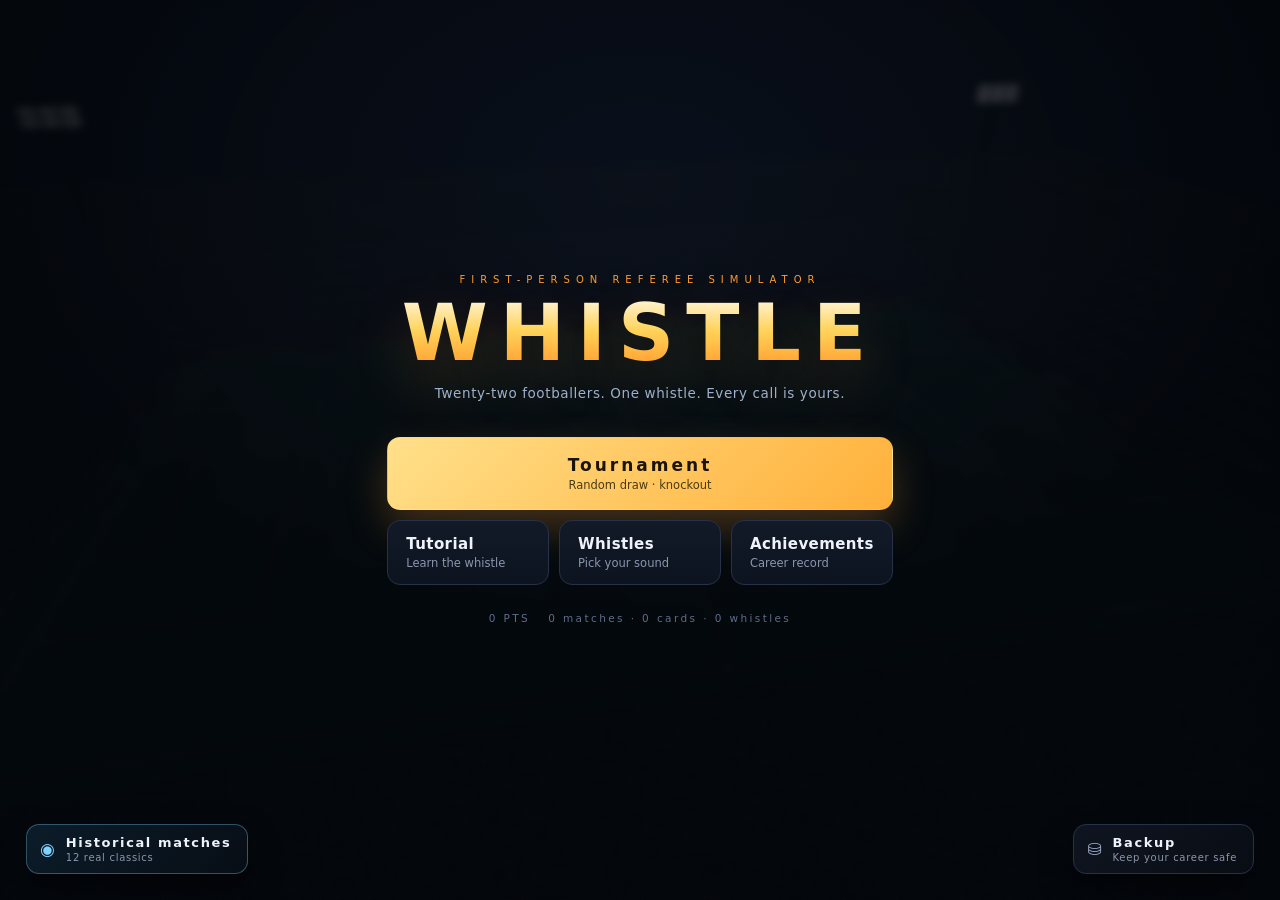
<file: referee-3d/index.html>
<!DOCTYPE html>
<html lang="en">
<head>
<meta charset="utf-8">
<meta name="viewport" content="width=device-width,initial-scale=1">
<title>WHISTLE — First-Person Referee Simulator</title>
<meta name="description" content="A 3D first-person referee simulator. Take charge of World Cup and Champions League classics — blow the whistle, book players, call offside and keep twenty-two AI footballers under control.">
<meta name="theme-color" content="#070a10">
<link rel="icon" href="data:image/svg+xml,%3Csvg xmlns='http://www.w3.org/2000/svg' viewBox='0 0 64 64'%3E%3Crect width='64' height='64' rx='14' fill='%230b0f16'/%3E%3Ccircle cx='32' cy='32' r='17' fill='none' stroke='%23ffd75e' stroke-width='4'/%3E%3Ccircle cx='32' cy='32' r='5' fill='%23ffd75e'/%3E%3C/svg%3E">
<link rel="stylesheet" href="css/style.css">
</head>
<body>
<a id="arcadeBack" href="../" title="Back to Arcade" aria-label="Back to Arcade" style="position:fixed;top:14px;left:14px;z-index:999999;padding:11px 20px;border:1px solid #3d4c74;border-radius:999px;background:rgba(10,13,20,.9);color:#eef2fb;font:700 17px/1.2 system-ui,-apple-system,'Segoe UI',Roboto,sans-serif;text-decoration:none;box-shadow:0 3px 12px rgba(0,0,0,.5);transition:opacity .25s">&#8592; Arcade</a>
<div id="arcadeHot" aria-hidden="true" style="position:fixed;top:0;left:0;width:140px;height:64px;z-index:999998"></div>
<script>(function(){var a=document.getElementById('arcadeBack'),h=document.getElementById('arcadeHot');if(!a||!h)return;var t;function show(){clearTimeout(t);a.style.opacity='1';a.style.pointerEvents='auto';}function hide(){a.style.opacity='0';a.style.pointerEvents='none';}function later(){clearTimeout(t);t=setTimeout(hide,1500);}a.addEventListener('mouseenter',show);a.addEventListener('mouseleave',later);h.addEventListener('mouseenter',show);h.addEventListener('mouseleave',later);show();t=setTimeout(hide,4000);})();</script>

<div id="stage"></div>

<!-- loading -->
<div id="boot">
  <div class="boot-inner">
    <div class="boot-logo"><i></i>WHISTLE</div>
    <div class="boot-sub">warming up the stadium…</div>
  </div>
</div>
<div id="boot-error">
  <h2>3D engine failed to load</h2>
  <p>The local <code>lib/three.min.js</code> file could not be read. Make sure the whole <code>referee-3d</code> folder was copied, then reload.</p>
</div>

<!-- ============================== HUD ============================== -->
<div id="hud">
  <div class="hud-top">
    <div class="sb">
      <div class="sb-team">
        <i id="sb-c0" class="chip"></i><span id="sb-n0">ARG</span>
      </div>
      <div class="sb-mid">
        <b id="sb-score">0 – 0</b>
        <span id="sb-clock">00:00</span>
      </div>
      <div class="sb-team away">
        <span id="sb-n1">FRA</span><i id="sb-c1" class="chip"></i>
      </div>
    </div>
    <div class="sb-comp" id="sb-comp">WORLD CUP · FINAL · 2022</div>
    <div class="playstop" id="playstop">PLAY STOPPED</div>
  </div>

  <div id="ticker"></div>

  <div class="hud-tr">
    <div class="mm-wrap">
      <canvas id="minimap" width="180" height="120"></canvas>
      <div class="mm-label">REF RADAR</div>
    </div>
  </div>

  <div class="hud-bl">
    <div class="stamina">
      <span>STAMINA</span>
      <div class="bar"><i id="stamina-bar"></i></div>
    </div>
    <div class="hintline">
      <b>WASD</b> move · <b>SHIFT</b> sprint · <b>SPACE</b> jump · <b>E</b> toolbox · <b>T</b> talk · <b>LMB</b> whistle / restart · <b>ENTER</b> continue
    </div>
  </div>

  <div class="hud-bc"><div class="prompt" id="prompt"></div></div>
  <div class="hud-tc"><div class="objectives" id="objectives"></div></div>

  <div id="continuebar">
    <div class="cb-inner">
      <div class="cb-kicker">PLAY STOPPED</div>
      <button id="btn-continue" class="cb-btn" type="button">
        <b>Continue</b><em>Press ENTER — or click here</em>
      </button>
    </div>
  </div>

  <div id="crosshair"></div>

  <button id="var-hud" type="button" title="VAR review (6)"><b>VAR</b><em>6</em></button>

  <button id="toolbox-toggle" type="button" title="Toolbox (E)">
    <span>▣</span><em>E</em>
  </button>
</div>

<div id="lockhint"><b>Click to look around</b><em>Your mouse is free — click the pitch to take control again</em></div>

<!-- ============================ TOOLBOX ============================ -->
<div id="toolbox"></div>

<!-- ============================ DIALOGUE =========================== -->
<div id="dialogue">
  <div class="dlg-card">
    <div class="dlg-head">
      <div class="dlg-who">
        <span id="dlg-name">Player</span>
        <span id="dlg-team">Team</span>
      </div>
      <span id="dlg-mood" class="mood">CALM</span>
      <button id="dlg-close" class="xbtn" type="button">✕</button>
    </div>
    <div class="dlg-text" id="dlg-text"></div>
    <div class="dlg-actions" id="dlg-actions"></div>
  </div>
</div>

<!-- ============================ DECISION =========================== -->
<div id="decision">
  <div class="dec-card">
    <div class="dec-kicker" id="dec-kicker">DECISION</div>
    <h3 id="dec-title">Is it a goal?</h3>
    <p id="dec-text"></p>
    <div class="dec-actions" id="dec-actions"></div>
  </div>
</div>

<!-- ============================ VAR REPLAY ========================== -->
<div id="replay">
  <div class="rp-top">
    <span class="rp-badge"><i></i> VAR</span>
    <span id="rp-label">GOAL</span>
  </div>
  <div class="rp-watermark">REPLAY</div>
  <div class="rp-bottom">
    <div class="rp-angle" id="rp-angle">BEHIND GOAL</div>
    <div class="rp-track"><i id="rp-fill"></i></div>
    <div class="rp-note">REVIEWING THE INCIDENT  ·  THE FINAL CALL IS YOURS</div>
  </div>
</div>

<!-- ============================ SAVE BACKUP ======================== -->
<div id="savebox">
  <div class="save-card">
    <div class="save-head">
      <h3>Backup &amp; restore</h3>
      <button id="btn-close-save" class="xbtn" type="button">✕</button>
    </div>
    <p class="save-lead">Your career is stored in this browser. Clearing cookies and site data erases it — so keep a copy here. Download the file or copy the code, and paste it back on any device.</p>
    <div class="save-row">
      <button class="btn" id="btn-save-copy" type="button"><b>Copy code</b><em>Paste it back later</em></button>
      <button class="btn" id="btn-save-file" type="button"><b>Download file</b><em>whistle-save.json</em></button>
    </div>
    <label class="save-label" for="save-code">Your save code</label>
    <textarea id="save-code" readonly spellcheck="false"></textarea>
    <label class="save-label" for="save-import">Restore from a code</label>
    <textarea id="save-import" spellcheck="false" placeholder="Paste a WHISTLE save code here…"></textarea>
    <div class="save-row">
      <button class="btn primary" id="btn-save-import" type="button"><b>Restore</b><em>Replace this browser's save</em></button>
      <label class="btn filebtn"><b>Load file</b><em>whistle-save.json</em><input type="file" id="save-file-input" accept=".json,application/json"></label>
    </div>
    <div class="save-status" id="save-status"></div>
  </div>
</div>

<!-- ============================== BOOK ============================= -->
<div id="book">
  <div class="book-card">
    <div class="book-head">
      <h3>Match notebook</h3>
      <button id="btn-close-book" class="xbtn" type="button">✕</button>
    </div>
    <div class="book-list" id="book-list"></div>
  </div>
</div>

<!-- ============================ CARD FX ============================ -->
<div id="cardfx"></div>

<!-- ============================= INTRO ============================= -->
<div id="intro">
  <div class="intro-inner">
    <div class="intro-comp" id="intro-comp">WORLD CUP · FINAL · 2022</div>
    <div class="intro-row">
      <div class="intro-team"><i id="intro-hc"></i><span id="intro-home">Argentina</span></div>
      <div class="intro-vs">V</div>
      <div class="intro-team away"><span id="intro-away">France</span><i id="intro-ac"></i></div>
    </div>
    <div class="intro-meta">
      <span id="intro-venue">Lusail Stadium</span>
      <span class="dot">·</span>
      <span><span id="intro-reslabel">Historic result</span> <b id="intro-score">3–3</b></span>
    </div>
    <div class="intro-role">YOU ARE THE REFEREE</div>
  </div>
</div>

<!-- ============================= TOASTS ============================ -->
<div id="toasts"></div>

<!-- ============================= SCREENS =========================== -->
<div id="screens">

  <section class="screen" id="scr-menu">
    <div class="menu-wrap">
      <div class="brand">
        <div class="kicker">FIRST-PERSON REFEREE SIMULATOR</div>
        <h1>WHISTLE</h1>
        <p>Twenty-two footballers. One whistle. Every call is yours.</p>
      </div>
      <div class="menu-actions">
        <button class="btn primary wide" id="btn-tour" type="button"><b>Tournament</b><em id="lt-sub">World Cup or Champions League — random draw</em></button>
        <button class="btn" data-act="tutorial" type="button"><b>Tutorial</b><em>Learn the whistle</em></button>
        <button class="btn" data-act="skins" type="button"><b>Whistles</b><em>Pick your sound</em></button>
        <button class="btn" data-act="ach" type="button"><b>Achievements</b><em>Career record</em></button>
      </div>
      <div class="menu-foot">
        <span id="menu-points">0 PTS</span>
        <span id="menu-stats">0 matches</span>
      </div>

      <div class="lobby-corner">
        <button class="lobby-pill hist" id="btn-hist" type="button">
          <span class="lt-ico">◉</span>
          <span class="lt-body"><b>Historical matches</b><em id="hist-sub">12 real classics</em></span>
        </button>
      </div>

      <button class="lobby-pill lobby-br" id="btn-save" type="button">
        <span class="lt-ico">⛁</span>
        <span class="lt-body"><b>Backup</b><em>Keep your career safe</em></span>
      </button>
    </div>
  </section>

  <section class="screen" id="scr-matches">
    <div class="page">
      <header class="page-head">
        <button class="back" data-back="1" type="button">← Back</button>
        <div>
          <h2>Choose your match</h2>
          <p>Every one of these really happened. Tonight you are in charge of it.</p>
        </div>
      </header>
      <div class="match-grid" id="match-grid"></div>
    </div>
  </section>

  <section class="screen" id="scr-tour">
    <div class="page">
      <header class="page-head">
        <button class="back" data-back="1" type="button">← Back</button>
        <div>
          <h2>Tournament</h2>
          <p>Three save slots, each its own random draw. Pick a slot, then referee the first tie of every round — the other results come in on their own.</p>
        </div>
      </header>
      <div id="tour-body"></div>
      <div class="tour-extras">
        <button class="btn" data-act2="tutorial" type="button"><b>Tutorial</b><em>Learn the whistle first</em></button>
        <button class="btn" data-act2="hist" type="button"><b>Historical matches</b><em>Warm up on a classic</em></button>
        <button class="btn" data-act2="skins" type="button"><b>Whistles</b><em>Pick your sound</em></button>
        <button class="btn" data-act2="ach" type="button"><b>Achievements</b><em>Career record</em></button>
        <button class="btn" data-act2="backup" type="button"><b>Backup</b><em>Save your career</em></button>
      </div>
    </div>
  </section>

  <section class="screen" id="scr-skins">
    <div class="page">
      <header class="page-head">
        <button class="back" data-back="1" type="button">← Back</button>
        <div>
          <h2>Whistles</h2>
          <p>Earn points by working matches. Spend them on a whistle worth blowing.</p>
        </div>
        <div class="points-pill" id="skin-points">0 PTS</div>
      </header>
      <div class="skin-grid" id="skin-grid"></div>
    </div>
  </section>

  <section class="screen" id="scr-ach">
    <div class="page">
      <header class="page-head">
        <button class="back" data-back="1" type="button">← Back</button>
        <div>
          <h2>Achievements</h2>
          <p>Everything here is saved on this device, forever.</p>
        </div>
        <div class="points-pill">
          <span id="ach-count">0 / 12</span>
          <span id="ach-points">0 PTS</span>
        </div>
      </header>
      <div class="ach-list" id="ach-list"></div>
    </div>
  </section>

  <section class="screen" id="scr-pause">
    <div class="pause-wrap">
      <h2>Paused</h2>
      <div class="pause-actions">
        <button class="btn primary" id="btn-resume" type="button"><b>Resume</b><em>Back to the match</em></button>
        <button class="btn" id="btn-restart" type="button"><b>Restart match</b><em>Same fixture, clean slate</em></button>
        <button class="btn" id="btn-quit" type="button"><b>Quit to menu</b><em>Abandon the match</em></button>
        <button class="btn" id="btn-save-pause" type="button"><b>Backup &amp; restore</b><em>Copy or restore your career</em></button>
        <button class="btn ghost" id="btn-reset" type="button"><b>Reset all progress</b><em>Deletes points, whistles and achievements</em></button>
      </div>
      <div class="controls">
        <div><b>WASD</b><span>move</span></div>
        <div><b>SHIFT</b><span>sprint (uses stamina)</span></div>
        <div><b>SPACE</b><span>jump</span></div>
        <div><b>E</b><span>toolbox</span></div>
        <div><b>LMB</b><span>whistle — stop play, or start it again</span></div>
        <div><b>MOUSE</b><span>look around (locked)</span></div>
        <div><b>T</b><span>talk to nearest player</span></div>
        <div><b>1 – 6</b><span>quick tools</span></div>
        <div><b>4</b><span>paint can — spot, then the wall</span></div>
        <div><b>6</b><span>VAR review</span></div>
        <div><b>ENTER</b><span>continue after a whistle</span></div>
      </div>
    </div>
  </section>

  <section class="screen" id="scr-result">
    <div class="result-wrap">
      <div class="res-kicker" id="res-kicker">FULL TIME</div>
      <div class="res-row">
        <span id="res-home">Argentina</span>
        <b id="res-score">0 – 0</b>
        <span id="res-away">France</span>
      </div>
      <div class="res-note" id="res-note"></div>
      <div class="res-pts" id="res-pts">+25 PTS</div>
      <div class="res-stats" id="res-stats"></div>
      <div class="res-actions">
        <button class="btn primary" id="btn-result-again" type="button"><b>Referee it again</b><em>Same fixture</em></button>
        <button class="btn" id="btn-result-menu" type="button"><b>Back to menu</b><em>Pick another match</em></button>
      </div>
    </div>
  </section>

</div>

<script src="lib/three.min.js"></script>
<script src="js/data.js"></script>
<script src="js/core.js"></script>
<script src="js/actors.js"></script>
<script src="js/match.js"></script>
<script src="js/tour.js"></script>
<script src="js/ui.js"></script>
<script src="js/main.js"></script>
</body>
</html>
</file>
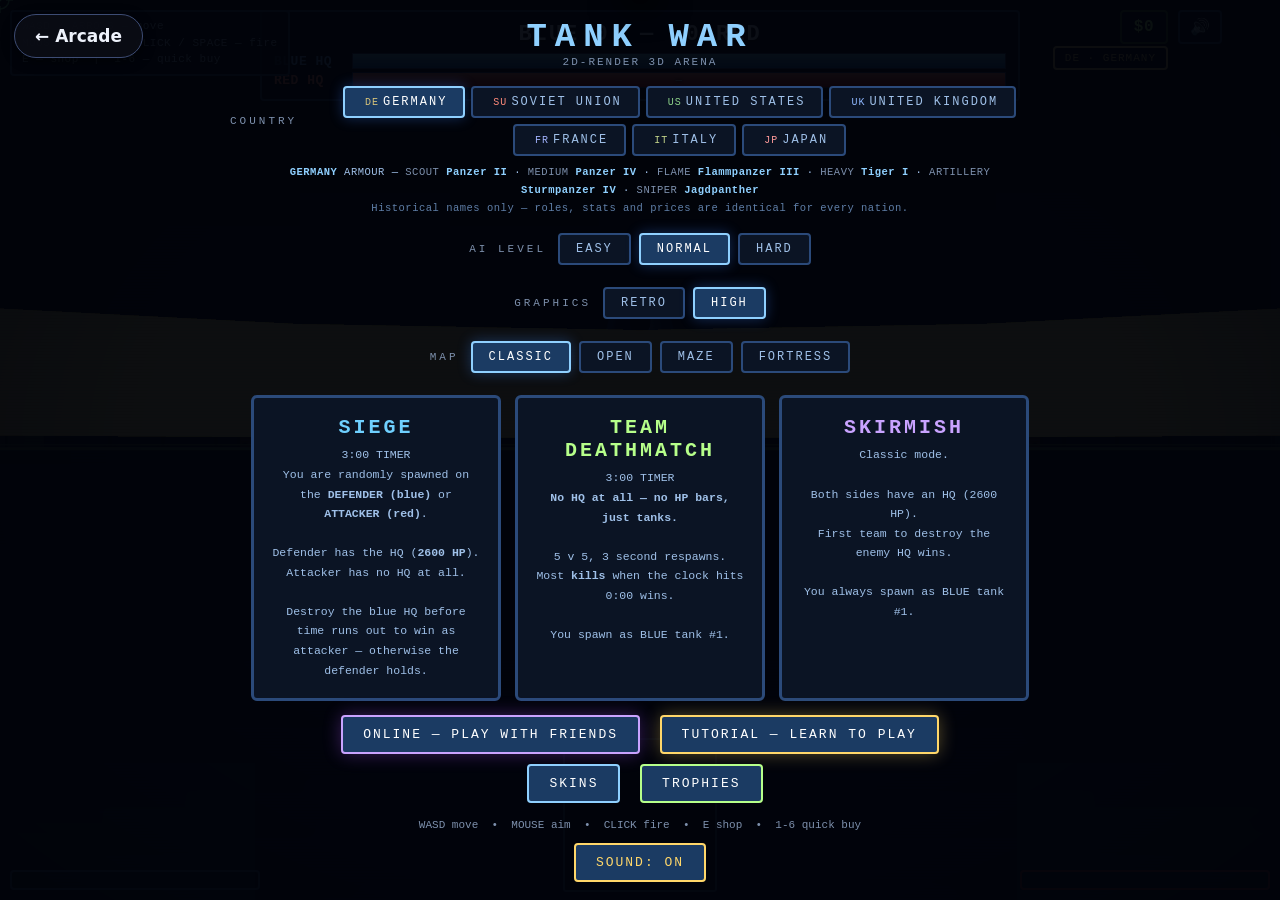
<file: tank/index.html>
<!DOCTYPE html>
<html lang="en">
<head>
<meta charset="utf-8">
<meta name="viewport" content="width=device-width,initial-scale=1">
<title>TANK WAR — 2D Arena</title>
<style>
  * { margin:0; padding:0; box-sizing:border-box; }
  html,body { width:100%; height:100%; overflow:hidden; background:#05070d;
    font-family:"Consolas","Menlo","Courier New",monospace; color:#cfe3ff; user-select:none; }
  #app { position:fixed; inset:0; }
  canvas { display:block; image-rendering:pixelated; }
  #scan { position:fixed; inset:0; pointer-events:none; z-index:40;
    background:repeating-linear-gradient(to bottom,rgba(0,0,0,.16) 0 1px,rgba(0,0,0,0) 1px 3px);
    mix-blend-mode:multiply; }
  #vig { position:fixed; inset:0; pointer-events:none; z-index:39;
    background:radial-gradient(ellipse at center,rgba(0,0,0,0) 55%,rgba(0,0,0,.55) 100%); }
  .hud { position:fixed; z-index:50; font-size:13px; letter-spacing:.5px; text-shadow:0 2px 0 #000a; }
  #topbar { top:10px; left:50%; transform:translateX(-50%); width:min(760px,94vw);
    background:#0a1120cc; border:2px solid #2b4a7a; padding:8px 12px; border-radius:4px; }
  .qrow { display:flex; align-items:center; gap:8px; margin:3px 0; }
  .qtag { width:70px; font-weight:bold; }
  .hpline { flex:1; height:16px; background:#050a14; border:1px solid #27456f; position:relative; overflow:hidden; }
  .hpfill { position:absolute; inset:0; width:100%; transform-origin:left; transition:transform .12s linear; }
  .hpnum { position:absolute; inset:0; display:flex; align-items:center; justify-content:center;
    font-size:11px; color:#fff; text-shadow:0 0 3px #000,0 0 3px #000; }
  #score { text-align:center; font-size:22px; font-weight:bold; margin:2px 0 6px; letter-spacing:2px; }
  #left { left:10px; bottom:10px; background:#0a1120b0; border:2px solid #2b4a7a;
    padding:8px; border-radius:4px; min-width:250px; }
  #right { right:10px; bottom:10px; background:#0a1120b0; border:2px solid #7a2b2b;
    padding:8px; border-radius:4px; min-width:250px; text-align:right; }
  .slot { display:flex; align-items:center; gap:6px; margin:3px 0; font-size:12px; }
  .slotname { width:82px; flex:none; white-space:nowrap; overflow:hidden; text-overflow:ellipsis; }
  .dot { width:9px; height:9px; border-radius:50%; flex:none; }
  .slotbar { flex:1; height:7px; background:#050a14; border:1px solid #27456f; }
  .slotfill { height:100%; width:100%; transform-origin:left; transition:transform .12s linear; }
  .slothp { width:56px; flex:none; font:700 11px ui-monospace,Consolas,monospace;
    color:#dceaff; text-align:right; letter-spacing:0; }
  #right .slothp { color:#ffe2dc; }
  .slothp.low { color:#ff5a5a; }
  .deadTxt { color:#7d90ad; font-style:italic; }
  #cash { right:112px; top:10px; background:#0a1120cc; border:2px solid #3b6a2b;
    padding:6px 12px; border-radius:4px; font-size:16px; font-weight:bold; color:#b6ff8a; }
  #mute { position:fixed; z-index:55; right:58px; top:10px; width:44px; height:34px;
    font-size:16px; line-height:1; cursor:pointer; background:#0a1120cc; border:2px solid #2b4a7a;
    color:#cfe3ff; border-radius:4px; }
  #shopBtn { position:fixed; z-index:55; right:10px; top:10px; width:44px; height:34px;
    font-weight:bold; font-size:12px; letter-spacing:1px; cursor:pointer; background:#0a1120cc;
    border:2px solid #3b6a2b; color:#b6ff8a; border-radius:4px; display:none; touch-action:manipulation; }
  #touch { position:fixed; left:0; right:0; bottom:0; height:52%; z-index:54; display:none; touch-action:none; }
  #touch.on { display:block; }
  .joy { position:fixed; left:0; top:0; width:116px; height:116px; margin:-58px 0 0 -58px;
    border:2px solid rgba(143,208,255,.35); border-radius:50%; background:rgba(10,17,32,.18);
    display:flex; align-items:center; justify-content:center; will-change:transform; }
  .joy .knob { width:54px; height:54px; border-radius:50%;
    background:rgba(143,208,255,.28); border:2px solid rgba(143,208,255,.6); will-change:transform; }
  #joyR { border-color:rgba(255,143,122,.35); }
  #joyR .knob { background:rgba(255,143,122,.28); border-color:rgba(255,143,122,.6); }
  #hint { left:10px; top:10px; background:#0a1120cc; border:2px solid #2b4a7a;
    padding:6px 10px; border-radius:4px; font-size:11px; line-height:1.5; color:#9fc0e8; }
  #feed { left:50%; transform:translateX(-50%); bottom:184px; text-align:center; font-size:12px; z-index:52; }
  #feed div { margin:2px 0; }
  #minimap { position:fixed; z-index:50; left:50%; transform:translateX(-50%); bottom:8px;
    border:2px solid #2b4a7a; background:#050a14cc; border-radius:3px; }
  #cross { position:fixed; z-index:45; width:26px; height:26px; margin:-13px 0 0 -13px; pointer-events:none; }
  @media (max-width:760px){
    #left, #right { min-width:0; width:176px; font-size:11px; padding:6px; }
    .slotname { width:60px; } .slothp { width:46px; }
    #minimap { width:116px; height:116px; }
    #feed { bottom:134px; }
    #countryrow { flex-wrap:wrap; }
    #countryrow .dlab { width:100%; text-align:center; margin:0 0 3px; }
    #countryrow .crow { width:100%; }
  }
  #weather { position:fixed; z-index:52; left:50%; top:106px; transform:translateX(-50%);
    background:#0a1120cc; border:2px solid #2b4a7a; padding:3px 10px; border-radius:4px;
    font-size:11px; letter-spacing:2px; color:#ffd76a; display:none; white-space:nowrap; }
  #tut { position:fixed; z-index:53; left:50%; top:142px; transform:translateX(-50%);
    text-align:center; background:#0a1120dd; border:2px solid #ffd76a; border-radius:5px;
    padding:8px 16px; font-size:13px; letter-spacing:1px; color:#ffe9a8; display:none;
    max-width:82vw; box-shadow:0 6px 24px #000a; pointer-events:none; }
  #shop { position:fixed; inset:0; z-index:70; background:#02040acc; display:none;
    align-items:center; justify-content:center; }
  #shop.on { display:flex; }
  .panel { background:#0b1424; border:3px solid #3b82f6; border-radius:6px; padding:16px 20px;
    box-shadow:0 0 0 4px #000a, 0 20px 60px #000c; max-width:96vw; }
  .panel h2 { font-size:20px; letter-spacing:3px; margin-bottom:2px; color:#8fd0ff; }
  .panel p.sub { font-size:11px; color:#7d90ad; margin-bottom:12px; }
  .cards { display:flex; gap:10px; flex-wrap:wrap; justify-content:center; }
  .card { width:132px; background:#101d33; border:2px solid #27456f; border-radius:4px;
    padding:9px; cursor:pointer; transition:.12s; }
  .card:hover { border-color:#8fd0ff; transform:translateY(-3px); background:#16304f; }
  .card.no { opacity:.42; cursor:not-allowed; }
  .card.no:hover { transform:none; border-color:#27456f; background:#101d33; }
  .card .k { font-size:10px; color:#6f8bb0; }
  .card .n { font-size:15px; font-weight:bold; color:#fff; }
  .card .c { font-size:13px; color:#b6ff8a; margin:3px 0 5px; }
  .card .s { font-size:10.5px; line-height:1.55; color:#9fc0e8; }
  .card .own { font-size:10px; margin-top:6px; color:#ffd76a; }
  .crow { display:flex; gap:6px; flex-wrap:wrap; justify-content:center; max-width:760px; }
  .cbtn { font-size:11px; padding:6px 10px; letter-spacing:1px; }
  .cbtn .cc { display:inline-block; min-width:22px; font-size:10px; letter-spacing:1px; color:#7d90ad; }
  .cbtn.on .cc { color:#dceaff; }
  #countryPreview { text-align:center; font-size:10.5px; letter-spacing:.5px; line-height:1.7;
    color:#9fc0e8; max-width:760px; margin:0 auto 16px; }
  #countryPreview b { color:#8fd0ff; font-weight:600; }
  #nation { right:112px; top:46px; background:#0a1120cc; border:2px solid #2b4a7a;
    padding:4px 10px; border-radius:4px; font-size:11px; letter-spacing:1px; }
  .close { margin-top:12px; font-size:11px; color:#7d90ad; text-align:center; }
  #over { position:fixed; inset:0; z-index:80; display:none; align-items:center; justify-content:center;
    background:#02040ae6; }
  #over.on { display:flex; }
  #over .big { font-size:58px; font-weight:bold; letter-spacing:8px; text-align:center; }
  button.big { margin-top:18px; padding:10px 26px; font-size:16px; font-family:inherit; cursor:pointer;
    background:#1b3b63; color:#fff; border:2px solid #8fd0ff; border-radius:4px; }
  button.big:hover { background:#2b5a96; }
  #respawn { position:fixed; z-index:60; left:50%; top:58%; transform:translate(-50%,-50%);
    text-align:center; display:none; }
  #respawn .n { font-size:56px; font-weight:bold; color:#ff5a5a; text-shadow:0 0 20px #f00a; }
  #respawn .l { font-size:13px; letter-spacing:3px; color:#ffb0b0; }
  #mode { position:fixed; inset:0; z-index:90; display:flex; align-items:flex-start; justify-content:center;
    background:#02040af2; overflow-y:auto; padding:16px 10px; }
  #mode > div { margin:auto; width:100%; max-width:820px; }
  #mode.off { display:none; }
  .mcard { width:250px; background:#0b1424; border:3px solid #2b4a7a; border-radius:6px; padding:18px;
    text-align:center; cursor:pointer; transition:.12s; }
  .mcard:hover { transform:translateY(-4px); }
  .mcard.a:hover { border-color:#ff8f7a; box-shadow:0 0 24px #ef444455; }
  .mcard.d:hover { border-color:#6fd0ff; box-shadow:0 0 24px #3b82f655; }
  .mcard:hover { border-color:#b6ff8a; box-shadow:0 0 24px #22c55e55; }
  .mcard h3 { font-size:20px; letter-spacing:3px; margin-bottom:6px; }
  .mcard.a h3 { color:#ff8f7a; }
  .mcard.d h3 { color:#6fd0ff; }
  .mcard p { font-size:11.5px; line-height:1.7; color:#9fc0e8; }
  .mrow { display:flex; gap:14px; flex-wrap:wrap; justify-content:center; }
  .diffrow { display:flex; gap:8px; align-items:center; justify-content:center; margin-bottom:22px; }
  .dlab { font-size:11px; letter-spacing:3px; color:#7d90ad; margin-right:4px; }
  .dbtn { font-family:inherit; font-size:12px; letter-spacing:2px; padding:7px 16px; cursor:pointer;
    background:#0b1424; color:#9fc0e8; border:2px solid #2b4a7a; border-radius:4px; transition:.12s; }
  .dbtn:hover { border-color:#8fd0ff; color:#fff; }
  .dbtn.on { background:#1b3b63; color:#fff; border-color:#8fd0ff; box-shadow:0 0 14px #3b82f655; }
  .dbtn.on[data-diff="easy"] { border-color:#b6ff8a; box-shadow:0 0 14px #22c55e55; }
  .dbtn.on[data-diff="hard"] { border-color:#ff8f7a; box-shadow:0 0 14px #ef444455; }
  .dbtn.on[data-nai="easy"] { border-color:#b6ff8a; box-shadow:0 0 14px #22c55e55; }
  .dbtn.on[data-nai="hard"] { border-color:#ff8f7a; box-shadow:0 0 14px #ef444455; }
  #netbadge { right:10px; top:46px; background:#0a1120cc; border:2px solid #6a4a7a;
    padding:4px 10px; border-radius:4px; font-size:11px; color:#d9b8ff; }
  #online { position:fixed; inset:0; z-index:95; display:none; align-items:center; justify-content:center;
    background:#02040af2; }
  #online.on { display:flex; }
  #online .panel { width:min(780px,94vw); max-height:94vh; overflow:auto; }
  .tabs { display:flex; gap:8px; justify-content:center; margin-bottom:14px; }
  .tab { font-family:inherit; font-size:12px; letter-spacing:2px; padding:8px 18px; cursor:pointer;
    background:#0b1424; color:#9fc0e8; border:2px solid #2b4a7a; border-radius:4px; transition:.12s; }
  .tab:hover { border-color:#8fd0ff; color:#fff; }
  .tab.on { background:#1b3b63; color:#fff; border-color:#8fd0ff; box-shadow:0 0 14px #3b82f655; }
  .nfield { margin:10px 0; }
  .nfield label { display:block; font-size:11px; letter-spacing:2px; color:#7d90ad; margin-bottom:5px; }
  .ninput { width:100%; font-family:inherit; font-size:16px; padding:9px 11px; background:#060b16;
    color:#dceaff; border:2px solid #27456f; border-radius:4px; letter-spacing:2px; text-transform:uppercase; }
  .ninput:focus { outline:none; border-color:#8fd0ff; }
  .nbtn { font-family:inherit; font-size:13px; letter-spacing:2px; padding:10px 20px; cursor:pointer;
    background:#1b3b63; color:#fff; border:2px solid #8fd0ff; border-radius:4px; transition:.12s; }
  .nbtn:hover { background:#2b5a96; }
  .nbtn:disabled { opacity:.38; cursor:not-allowed; }
  .nrow { display:flex; gap:10px; align-items:center; justify-content:center; flex-wrap:wrap; margin:12px 0; }
  .row { display:flex; gap:6px; flex-wrap:wrap; justify-content:center; }
  .seats { display:grid; grid-template-columns:1fr 1fr; gap:7px; margin:12px 0; }
  .seat { display:flex; align-items:center; gap:8px; padding:7px 10px; background:#0d1728;
    border:2px solid #223a5c; border-radius:4px; font-size:12px; }
  .seat.b { border-color:#2b4a7a; }
  .seat.r { border-color:#7a2b2b; }
  .seat .nm { flex:1; white-space:nowrap; overflow:hidden; text-overflow:ellipsis; }
  .seat .rdy { font-size:10px; letter-spacing:1px; flex:none; }
  .seat.empty { opacity:.55; font-style:italic; }
  .codebox { font-size:32px; letter-spacing:12px; font-weight:bold; color:#8fd0ff; text-align:center;
    margin:8px 0 4px; text-shadow:0 0 18px #3b82f688; }
  .nmsg { text-align:center; font-size:11.5px; color:#ffd76a; min-height:17px; margin-top:8px; }
  .roomlist { display:flex; flex-direction:column; gap:7px; max-height:196px; overflow:auto; padding:2px;
    background:#060b16; border:2px solid #27456f; border-radius:4px; min-height:56px; }
  .roomrow { display:flex; justify-content:space-between; align-items:center; gap:10px;
    background:#0d1728; border:1px solid #223a5c; border-radius:4px; padding:8px 10px; }
  .roomrow > div { display:flex; flex-direction:column; min-width:0; }
  .roomrow b { font-size:15px; letter-spacing:3px; color:#8fd0ff; }
  .roomrow span { font-size:10px; letter-spacing:1px; color:#9fc0e8; white-space:nowrap;
    overflow:hidden; text-overflow:ellipsis; }
  .roomrow .roomJoin { font-size:11px; padding:6px 14px; flex:none; }
  .roomEmpty { text-align:center; font-size:11px; color:#7d90ad; padding:16px 8px; letter-spacing:1px; }
  #garage, #trophies { position:fixed; inset:0; z-index:100; display:none; align-items:center; justify-content:center;
    background:#02040acc; }
  #garage.on, #trophies.on { display:flex; }
  #garage .panel, #trophies .panel { width:min(720px,94vw); max-height:92vh; overflow:auto; }
  .card.equipped { border-color:#ffd76a; box-shadow:0 0 16px #ffd76a66; }
  .card.locked { opacity:.4; cursor:not-allowed; }
  .card.locked:hover { transform:none; border-color:#27456f; background:#101d33; }
  #toast { position:fixed; left:50%; top:14px; transform:translateX(-50%) translateY(-160%); z-index:120;
    background:#0b1424; border:2px solid #ffd76a; border-radius:6px; padding:10px 18px;
    text-align:center; font-size:13px; color:#fff; box-shadow:0 8px 30px #000c; transition:transform .3s;
    pointer-events:none; max-width:92vw; }
  #toast.on { transform:translateX(-50%) translateY(0); }
  #toast span { font-size:11px; color:#9fc0e8; }
</style>
</head>
<body>
<a href="../" title="Back to Arcade" aria-label="Back to Arcade" style="position:fixed;top:14px;left:14px;z-index:999999;padding:11px 20px;border:1px solid #3d4c74;border-radius:999px;background:rgba(10,13,20,.9);color:#eef2fb;font:700 17px/1.2 system-ui,-apple-system,'Segoe UI',Roboto,sans-serif;text-decoration:none;box-shadow:0 3px 12px rgba(0,0,0,.5)">&#8592; Arcade</a>
<div id="app"></div>
<div id="scan"></div><div id="vig"></div>
<svg id="cross" viewBox="0 0 26 26">
  <circle cx="13" cy="13" r="9" fill="none" stroke="#7dff9a" stroke-width="1.5" opacity=".85"/>
  <path d="M13 0v7M13 19v7M0 13h7M19 13h7" stroke="#7dff9a" stroke-width="1.5" opacity=".85"/>
  <circle cx="13" cy="13" r="1.4" fill="#7dff9a"/>
</svg>
<div class="hud" id="topbar">
  <div id="score">BLUE 0 &nbsp;—&nbsp; 0 RED</div>
  <div class="qrow" id="hqBrow"><span class="qtag" style="color:#6fb6ff">BLUE HQ</span>
    <div class="hpline"><div class="hpfill" id="hqB" style="background:linear-gradient(#6fd0ff,#1b6fd0)"></div><div class="hpnum" id="hqBn">—</div></div></div>
  <div class="qrow" id="hqRrow"><span class="qtag" style="color:#ff8f7a">RED HQ</span>
    <div class="hpline"><div class="hpfill" id="hqR" style="background:linear-gradient(#ff8f7a,#d01b1b)"></div><div class="hpnum" id="hqRn">—</div></div></div>
  <div class="qrow" id="siegeRow" style="display:none"><span class="qtag" id="siegeTag" style="color:#ffd76a">SIEGE</span>
    <div class="hpline" style="background:#1a1206;border-color:#7a5f2b"><div id="siegeTime" style="text-align:center;font-size:12px;color:#ffd76a;line-height:14px">3:00</div></div></div>
</div>
<div class="hud" id="hint">
  WASD / ARROWS — move<br>
  MOUSE — aim &nbsp;|&nbsp; CLICK / SPACE — fire<br>
  E — shop &nbsp;|&nbsp; 1-6 — quick buy
</div>
<div class="hud" id="cash">$0</div>
<div class="hud" id="nation"></div>
<button id="mute" title="toggle sound">🔊</button>
<button id="shopBtn" title="open armory">SHOP</button>
<div class="hud" id="netbadge" style="display:none"></div>
<div class="hud" id="weather" style="display:none"></div>
<div id="toast"></div>
<div id="tut" style="display:none"></div>
<div class="hud" id="left"></div>
<div class="hud" id="right"></div>
<div class="hud" id="feed"></div>
<canvas id="minimap" width="150" height="150"></canvas>
<div id="touch">
  <div class="joy" id="joyL"><div class="knob"></div></div>
  <div class="joy" id="joyR"><div class="knob"></div></div>
</div>
<div id="respawn"><div class="n" id="resN">3</div><div class="l">RESPAWNING</div></div>
<div id="mode"><div>
  <div style="text-align:center;margin-bottom:18px">
    <div style="font-size:34px;letter-spacing:8px;color:#8fd0ff;font-weight:bold">TANK WAR</div>
    <div style="font-size:11px;color:#7d90ad;letter-spacing:2px">2D-RENDER 3D ARENA</div>
  </div>
  <div class="diffrow" id="countryrow" style="margin-bottom:8px">
    <span class="dlab">COUNTRY</span>
    <div class="crow" id="countryBtns"></div>
  </div>
  <div id="countryPreview"></div>
  <div class="diffrow" id="diffrow">
    <span class="dlab">AI LEVEL</span>
    <button class="dbtn" data-diff="easy">EASY</button>
    <button class="dbtn on" data-diff="normal">NORMAL</button>
    <button class="dbtn" data-diff="hard">HARD</button>
  </div>
  <div class="diffrow" id="gfxrow">
    <span class="dlab">GRAPHICS</span>
    <button class="dbtn" data-gfx="retro">RETRO</button>
    <button class="dbtn on" data-gfx="high">HIGH</button>
  </div>
  <div class="diffrow" id="maprow">
    <span class="dlab">MAP</span>
    <button class="dbtn on" data-map="classic">CLASSIC</button>
    <button class="dbtn" data-map="open">OPEN</button>
    <button class="dbtn" data-map="maze">MAZE</button>
    <button class="dbtn" data-map="fortress">FORTRESS</button>
  </div>
  <div class="mrow">
    <div class="mcard d" id="mDef"><h3>SIEGE</h3>
      <p>3:00 TIMER<br>You are randomly spawned on the <b>DEFENDER (blue)</b> or <b>ATTACKER (red)</b>.<br><br>Defender has the HQ (<b><span id="hqHpSie">2600</span> HP</b>). Attacker has no HQ at all.<br><br>Destroy the blue HQ before time runs out to win as attacker — otherwise the defender holds.</p></div>
    <div class="mcard" id="mTdm"><h3 style="color:#b6ff8a">TEAM DEATHMATCH</h3>
      <p>3:00 TIMER<br><b>No HQ at all — no HP bars, just tanks.</b><br><br>5 v 5, 3 second respawns.<br>Most <b>kills</b> when the clock hits 0:00 wins.<br><br>You spawn as BLUE tank #1.</p></div>
    <div class="mcard" id="mSkl"><h3 style="color:#c9a3ff">SKIRMISH</h3>
      <p>Classic mode.<br><br>Both sides have an HQ (<span id="hqHpSkl">2600</span> HP).<br>First team to destroy the enemy HQ wins.<br><br>You always spawn as BLUE tank #1.</p></div>
  </div>
  <div style="text-align:center;margin-top:14px">
    <button class="nbtn" id="mOnline" style="border-color:#c9a3ff;box-shadow:0 0 18px #a855f755">ONLINE — PLAY WITH FRIENDS</button>
    <button class="nbtn" id="mTut" style="border-color:#ffd76a;box-shadow:0 0 18px #ffd76a55;margin-left:10px">TUTORIAL — LEARN TO PLAY</button>
  </div>
  <div style="text-align:center;margin-top:10px">
    <button class="nbtn" id="mGarage" style="border-color:#8fd0ff;margin-left:10px">SKINS</button>
    <button class="nbtn" id="mAch" style="border-color:#b6ff8a;margin-left:10px">TROPHIES</button>
  </div>
  <div style="text-align:center;margin-top:16px;font-size:11px;color:#7d90ad">
    WASD move &nbsp;•&nbsp; MOUSE aim &nbsp;•&nbsp; CLICK fire &nbsp;•&nbsp; E shop &nbsp;•&nbsp; 1-6 quick buy</div>
  <div style="text-align:center;margin-top:12px">
    <button class="nbtn" id="soundToggle" style="border-color:#ffd76a;color:#ffd76a">SOUND: ON</button>
  </div>
</div></div>
<div id="online"><div class="panel">
  <h2>ONLINE</h2>
  <p class="sub" id="netSub">Host a room or join a friend's code — live over a free MQTT relay, no account needed.</p>
  <div id="netEntry">
    <div class="tabs">
      <button class="tab on" data-tab="create">CREATE ROOM</button>
      <button class="tab" data-tab="join">JOIN CODE</button>
    </div>
    <div id="tabCreate">
      <div class="nfield"><label>YOUR CALLSIGN</label>
        <input class="ninput" id="netNameC" maxlength="12" value="PLAYER"></div>
      <div class="nfield"><label>MODE</label>
        <div class="row" id="netModeRow">
          <button class="dbtn on" data-nmode="skirmish">SKIRMISH</button>
          <button class="dbtn" data-nmode="siege">SIEGE</button>
          <button class="dbtn" data-nmode="tdm">TDM</button>
        </div></div>
      <div class="nfield"><label>AI LEVEL (FILLS EMPTY SEATS)</label>
        <div class="row" id="netAiRow">
          <button class="dbtn" data-nai="easy">EASY</button>
          <button class="dbtn on" data-nai="normal">NORMAL</button>
          <button class="dbtn" data-nai="hard">HARD</button>
        </div></div>
      <div class="nfield"><label>VISIBILITY</label>
        <div class="row" id="netVisRow">
          <button class="dbtn on" data-nvis="public">PUBLIC — LISTED</button>
          <button class="dbtn" data-nvis="private">PRIVATE — CODE ONLY</button>
        </div></div>
      <div class="nrow"><button class="nbtn" id="netCreate">CREATE ROOM</button></div>
    </div>
    <div id="tabJoin" style="display:none">
      <div class="nfield"><label>YOUR CALLSIGN</label>
        <input class="ninput" id="netNameJ" maxlength="12" value="PLAYER"></div>
      <div class="nfield"><label>PUBLIC ROOMS
          <button class="tab" id="netRefresh" style="margin-left:8px;padding:3px 12px;font-size:10px">REFRESH</button></label>
        <div class="roomlist" id="roomList"><div class="roomEmpty">Looking for rooms…</div></div></div>
      <div class="nfield"><label>OR JOIN BY ROOM CODE</label>
        <input class="ninput" id="netCode" maxlength="5" placeholder="ABCDE"></div>
      <div class="nrow"><button class="nbtn" id="netJoin">JOIN ROOM</button></div>
    </div>
    <div class="nmsg" id="netMsg"></div>
    <div class="nrow"><button class="nbtn" id="netCancel" style="background:#3a1620;border-color:#ff8f7a">BACK</button></div>
  </div>
  <div id="netLobby" style="display:none">
    <div style="text-align:center;font-size:11px;letter-spacing:3px;color:#7d90ad">ROOM CODE</div>
    <div class="codebox" id="lobbyCode">-----</div>
    <div class="nrow">
      <button class="tab" id="copyLink">COPY INVITE LINK</button>
      <span class="slothp" id="netPing" style="width:auto;color:#d9b8ff">— ms</span>
    </div>
    <div id="lobbyStatus" style="text-align:center;font-size:11px;letter-spacing:2px;color:#9fc0e8;margin:2px 0 12px"></div>
    <div class="nfield"><label>YOUR TANK</label>
      <div style="font-size:11px;letter-spacing:1px;color:#8fd0ff;padding:4px 0">RANDOM — a new tank is rolled for every match</div></div>
    <div id="hostOpts" style="display:none">
      <div class="nfield"><label>HOST — MODE</label>
        <div class="row" id="hostModeRow">
          <button class="dbtn on" data-nmode="skirmish">SKIRMISH</button>
          <button class="dbtn" data-nmode="siege">SIEGE</button>
          <button class="dbtn" data-nmode="tdm">TDM</button>
        </div></div>
      <div class="nfield"><label>HOST — AI LEVEL</label>
        <div class="row" id="hostAiRow">
          <button class="dbtn" data-nai="easy">EASY</button>
          <button class="dbtn on" data-nai="normal">NORMAL</button>
          <button class="dbtn" data-nai="hard">HARD</button>
        </div></div>
      <div class="nfield"><label>HOST — MAP</label>
        <div class="row" id="hostMapRow">
          <button class="dbtn on" data-map="classic">CLASSIC</button>
          <button class="dbtn" data-map="open">OPEN</button>
          <button class="dbtn" data-map="maze">MAZE</button>
          <button class="dbtn" data-map="fortress">FORTRESS</button>
        </div></div>
    </div>
    <div style="text-align:center;font-size:11px;letter-spacing:3px;color:#7d90ad;margin-top:4px">PLAYERS</div>
    <div class="seats" id="seats"></div>
    <div class="nrow">
      <button class="nbtn" id="netReady">READY</button>
      <button class="nbtn" id="netSwap" style="background:#152a44;border-color:#8fd0ff">SWAP SIDE</button>
      <button class="nbtn" id="netStart" style="display:none">START GAME</button>
      <button class="nbtn" id="netLeave" style="background:#3a1620;border-color:#ff8f7a">LEAVE</button>
    </div>
    <div class="nmsg" id="lobbyMsg"></div>
  </div>
</div></div>
<div id="shop"><div class="panel">
  <h2>ARMORY <span id="shopNation" style="font-size:12px;letter-spacing:2px;color:#7d90ad"></span></h2>
  <p class="sub">Spend credits to field a stronger tank. Instantly replaces your current tank.</p>
  <div class="cards" id="cards"></div>
  <div class="close">press <b>E</b> / <b>ESC</b> or tap outside to close</div>
  <button id="shopClose" style="margin-top:10px;padding:10px 26px;font-size:14px;font-family:inherit;
    cursor:pointer;background:#1b3b63;color:#fff;border:2px solid #8fd0ff;border-radius:4px;
    touch-action:manipulation;">CLOSE</button>
</div></div>
<div id="over"><div>
  <div class="big" id="overTxt">VICTORY</div>
  <div style="text-align:center;color:#9fc0e8;font-size:13px;letter-spacing:2px" id="overSub"></div>
  <div style="text-align:center;color:#cfe3ff;font-size:13px;letter-spacing:1px;margin-top:14px;line-height:2" id="overStats"></div>
  <button class="big" id="again">PLAY AGAIN</button>
</div></div>
<div id="garage"><div class="panel">
  <h2>GARAGE</h2>
  <p class="sub">Customize your tank. Progress is saved on this device — it survives closing the browser.</p>
  <div class="cards" id="skinCards"></div>
  <button id="garageClose" style="margin-top:14px;padding:10px 26px;font-size:14px;font-family:inherit;
    cursor:pointer;background:#1b3b63;color:#fff;border:2px solid #8fd0ff;border-radius:4px;
    touch-action:manipulation;">CLOSE</button>
</div></div>
<div id="trophies"><div class="panel">
  <h2>TROPHIES</h2>
  <p class="sub">Your achievements. Progress is saved on this device — it survives closing the browser.</p>
  <div class="cards" id="achCards"></div>
  <button id="trophiesClose" style="margin-top:14px;padding:10px 26px;font-size:14px;font-family:inherit;
    cursor:pointer;background:#1b3b63;color:#fff;border:2px solid #8fd0ff;border-radius:4px;
    touch-action:manipulation;">CLOSE</button>
</div></div>
<script type="importmap">
{ "imports": { "three": "./lib/three.module.min.js" } }
</script>
<!-- online transport is MQTT over WebSocket; no external library needed -->
<script type="module">
import * as THREE from 'three';
/* ---- tuning constants (declared up front: makeHQ() runs below) ---- */
const SIEGE_TIME = 180;      // 3:00 for siege / tdm
const HQ_HP      = 2600;     // HQ hp in siege and skirmish
// keep the mode cards in sync with the real HQ health bar
for(const id of ['hqHpSie','hqHpSkl']){ const n=document.getElementById(id); if(n) n.textContent=HQ_HP; }
// AI difficulty — only affects bots, never the player
const DIFFS = {
  easy:   { label:'EASY',   spread:0.140, cdMul:1.55, dmgMul:0.55, retargetMul:1.6, aimTol:0.50 },
  normal: { label:'NORMAL', spread:0.055, cdMul:1.00, dmgMul:1.00, retargetMul:1.0, aimTol:0.22 },
  hard:   { label:'HARD',   spread:0.018, cdMul:0.62, dmgMul:1.22, retargetMul:0.55, aimTol:0.11 },
};
let aiLevel = 'normal';
const AI = () => DIFFS[aiLevel] || DIFFS.normal;
/* ============================================================
   SETUP
============================================================ */
const W = innerWidth, H = innerHeight;
/* ---------- GRAPHICS QUALITY ---------- */
let Q = localStorage.getItem('tw.gfx') || 'high';      // 'high' | 'retro'
const HIGH = ()=> Q==='high';
const renderer = new THREE.WebGLRenderer({ antialias:false, powerPreference:'high-performance' });
renderer.setSize(W, H);
renderer.outputColorSpace = THREE.SRGBColorSpace;
renderer.shadowMap.enabled = true;
document.getElementById('app').appendChild(renderer.domElement);
const maxAniso = renderer.capabilities.getMaxAnisotropy();
let rt, postMesh;
function makeRT(){
  if(rt) rt.dispose();
  const dpr = HIGH()? Math.min((self.devicePixelRatio||1), 2) : 1;
  const pix = HIGH()? 1.0 : 2.7;                        // pixelation factor
  const rw = Math.max(320, Math.floor(W*dpr/pix));
  const rh = Math.max(200, Math.floor(H*dpr/pix));
  const f = HIGH()? THREE.LinearFilter : THREE.NearestFilter;
  rt = new THREE.WebGLRenderTarget(rw, rh, {
    minFilter:f, magFilter:f, depthBuffer:true, samples: HIGH()? 4 : 0 });
  rt.texture.generateMipmaps = false;
  if(postMesh){ postMesh.material.map = rt.texture; postMesh.material.needsUpdate = true; }
}
const postScene = new THREE.Scene();
const postCam = new THREE.OrthographicCamera(-1,1,1,-1,0,1);
postMesh = new THREE.Mesh(new THREE.PlaneGeometry(2,2), new THREE.MeshBasicMaterial());
postScene.add(postMesh);
const scene = new THREE.Scene();
scene.fog = new THREE.Fog(0x101d33, 68, 178);
const camera = new THREE.PerspectiveCamera(46, W/H, 1, 400);
scene.add(new THREE.HemisphereLight(0x9fc4ff, 0x27261c, 1.12));
const sun = new THREE.DirectionalLight(0xfff2d8, 1.85);
sun.position.set(42, 74, 34); sun.castShadow = true;
sun.shadow.camera.left=-72; sun.shadow.camera.right=72;
sun.shadow.camera.top=72; sun.shadow.camera.bottom=-72;
sun.shadow.camera.far=210; sun.shadow.bias=-0.0011; sun.shadow.normalBias=0.03;
scene.add(sun);
const rim = new THREE.DirectionalLight(0x7fb0ff, 0.35);
rim.position.set(-50, 30, -40); scene.add(rim);
/* ---------- sky + PBR environment ---------- */
function gradientSky(){
  const c=document.createElement('canvas'); c.width=16; c.height=256;
  const g=c.getContext('2d');
  const gr=g.createLinearGradient(0,0,0,256);
  gr.addColorStop(0,'#03060c'); gr.addColorStop(.5,'#0a1428');
  gr.addColorStop(.78,'#20365c'); gr.addColorStop(.9,'#16233c'); gr.addColorStop(1,'#080e1a');
  g.fillStyle=gr; g.fillRect(0,0,16,256);
  const t=new THREE.CanvasTexture(c);
  t.mapping=THREE.EquirectangularReflectionMapping; t.colorSpace=THREE.SRGBColorSpace;
  return t;
}
const skyTex = gradientSky();
const pmrem = new THREE.PMREMGenerator(renderer);
const envTex = pmrem.fromEquirectangular(skyTex).texture;
pmrem.dispose();
/* ---------- procedural detail textures ---------- */
function canvasTex(size, draw, rx, ry){
  const c=document.createElement('canvas'); c.width=c.height=size;
  draw(c.getContext('2d'), size);
  const t=new THREE.CanvasTexture(c);
  t.wrapS=t.wrapT=THREE.RepeatWrapping; t.repeat.set(rx||1, ry||1);
  t.colorSpace=THREE.SRGBColorSpace; t.anisotropy=maxAniso;
  return t;
}
const floorTex = canvasTex(128, (g,s)=>{
  g.fillStyle='#4c5e3d'; g.fillRect(0,0,s,s);
  for(let i=0;i<1500;i++){
    g.fillStyle = Math.random()<0.5 ? '#415233' : '#586a45';
    g.fillRect(Math.random()*s, Math.random()*s, 1+Math.random()*2, 1+Math.random()*2);
  }
  g.strokeStyle='rgba(170,190,150,.12)'; g.lineWidth=1;
  g.strokeRect(.5,.5,s-1,s-1);
}, 30, 30);
const panelTex = canvasTex(64, (g,s)=>{
  g.fillStyle='#eef0f3'; g.fillRect(0,0,s,s);
  g.strokeStyle='rgba(40,46,56,.55)'; g.lineWidth=2; g.strokeRect(1,1,s-2,s-2);
  g.strokeStyle='rgba(255,255,255,.12)';
  g.beginPath(); g.moveTo(1,1); g.lineTo(s-1,1); g.stroke();
  g.fillStyle='rgba(30,36,46,.45)';
  for(const p of [[6,6],[s-6,6],[6,s-6],[s-6,s-6]]){ g.beginPath(); g.arc(p[0],p[1],1.6,0,7); g.fill(); }
}, 1, 1);
const concreteTex = canvasTex(64, (g,s)=>{
  g.fillStyle='#eceef1'; g.fillRect(0,0,s,s);
  for(let i=0;i<600;i++){ g.fillStyle='rgba(70,76,86,'+(Math.random()*.14)+')'; g.fillRect(Math.random()*s,Math.random()*s,2,2); }
}, 1, 1);
/* ---------- PBR material helper ---------- */
const _matCache = new Map();
function mat(hex, o){
  o = o || {};
  const key = [hex, o.map?o.map.uuid:'', o.r??.85, o.m??.06, o.rx||'', o.ry||''].join('|');
  if(_matCache.has(key)) return _matCache.get(key);
  const m = new THREE.MeshStandardMaterial({ color:hex, roughness:(o.r??0.85), metalness:(o.m??0.06) });
  if(o.map){
    const t=o.map.clone(); t.needsUpdate=true; t.wrapS=t.wrapT=THREE.RepeatWrapping;
    if(o.rx) t.repeat.set(o.rx, o.ry||o.rx);
    m.map=t;
  }
  _matCache.set(key, m);
  return m;
}
function applyQuality(){
  const hi = HIGH();
  const dpr = hi? Math.min((self.devicePixelRatio||1), 2) : 1;
  renderer.setPixelRatio(dpr);
  renderer.setSize(W, H);
  renderer.toneMapping = hi? THREE.ACESFilmicToneMapping : THREE.NoToneMapping;
  renderer.toneMappingExposure = hi? 1.12 : 1.0;
  renderer.shadowMap.type = hi? THREE.PCFSoftShadowMap : THREE.PCFShadowMap;
  const ss = hi? 2048 : 1024;
  sun.shadow.mapSize.set(ss, ss);
  if(sun.shadow.map){ sun.shadow.map.dispose(); sun.shadow.map = null; }
  scene.background = hi? skyTex : new THREE.Color(0x0a1020);
  scene.environment = hi? envTex : null;
  makeRT();
  renderer.domElement.style.imageRendering = hi? 'auto' : 'pixelated';
  const scan = document.getElementById('scan');
  if(scan) scan.style.opacity = hi? '0.34' : '1';
}
applyQuality();
/* ============================================================
   WORLD
============================================================ */
const ARENA = 60;                    // half-size (extended arena)
const walls = [];                    // AABBs {x,z,w,d,h,mesh} — block tanks AND shells
const solids = [];                   // AABBs {x,z,w,d,owner} — block tanks only, so each
                                     // HQ stays shootable straight through its own footprint
let wallId = 1;
// everything a map builds (floor, grid, tint, perimeter, cover, centre) lives here so the
// whole battlefield can be swapped out when a different map is chosen
const worldGroup = new THREE.Group(); scene.add(worldGroup);
function addWall(x,z,w,d,h,color,destructible=false){
  const g = new THREE.BoxGeometry(w,h,d);
  const m = mat(color, { map:panelTex, rx:Math.max(1,Math.round(w/3)), ry:Math.max(1,Math.round(h/3)) });
  const mesh = new THREE.Mesh(g,m);
  mesh.position.set(x,h/2,z); mesh.castShadow=true; mesh.receiveShadow=true;
  worldGroup.add(mesh);
  const hp = destructible ? 80 + Math.round((w+d)*5) : Infinity;
  walls.push({ x, z, w:w/2, d:d/2, h, mesh, hp, maxHp:hp, destructible, id: wallId++ });
  return mesh;
}
function destroyWall(w){
  if(w.mesh){ worldGroup.remove(w.mesh); if(w.mesh.material) w.mesh.material.dispose(); }
  const i = walls.indexOf(w); if(i>=0) walls.splice(i,1);
  boom(w.x, w.h/2, w.z, Math.min(3.2, w.h*1.2), 0xff9944);
  netEvent(['w', w.id]);
}
// movement-only blocker; owner ties it to an HQ so it vanishes with the base
function addSolid(x,z,w,d,owner){
  const s = { x, z, w:w/2, d:d/2, owner };
  solids.push(s);
  return s;
}
function clearWorld(){
  for(const c of worldGroup.children.slice()){ worldGroup.remove(c); if(c.geometry) c.geometry.dispose(); }
  walls.length=0; wallId=1;
}
/* ============================================================
   HQ — the cannon emplacement (炮台) IS the objective
============================================================ */
function makeHQ(team){
  const dir = team===0 ? -1 : 1;
  const z = dir*(ARENA-9);
  const g = new THREE.Group();
  const bodyMat = mat(team===0?0x1b3f70:0x6b1b1b, { r:0.5, m:0.35 });
  const trimMat = mat(team===0?0x6fb6ff:0xff8f7a, { r:0.35, m:0.5 });
  // concrete platform the cannon emplacement stands on
  const PAD_H = 0.7;
  const pad = new THREE.Mesh(new THREE.BoxGeometry(13, PAD_H, 13),
    mat(0xc2c7ce, { map:concreteTex, r:0.9, m:0.02 }));
  pad.position.y = PAD_H/2; pad.receiveShadow = true; g.add(pad);
  const padIn = new THREE.Mesh(new THREE.BoxGeometry(11.2, 0.16, 11.2),
    mat(0x565c66, { r:0.85, m:0.05 }));
  padIn.position.y = PAD_H + 0.04; padIn.receiveShadow = true; g.add(padIn);
  // hazard corner posts
  for(const sx of [-1,1]) for(const sz of [-1,1]){
    const p = new THREE.Mesh(new THREE.BoxGeometry(0.7,1.5,0.7), trimMat);
    p.position.set(sx*5.6, PAD_H+0.75, sz*5.6); p.castShadow=true; g.add(p);
  }
  g.position.set(0, PAD_H, z);
  scene.add(g);
  // the 炮台 (cannon) — this is the HQ
  const gun = new THREE.Group();
  const pedH = 4.2 + PAD_H;
  // rectangular pedestal carrying the cannon down to the ground
  const ped = new THREE.Mesh(new THREE.BoxGeometry(5.4, pedH, 5.4), bodyMat);
  ped.position.y = -pedH/2; ped.castShadow=true; ped.receiveShadow=true; gun.add(ped);
  const foot = new THREE.Mesh(new THREE.BoxGeometry(7.4, 0.5, 7.4),
    mat(0x55595f, { r:0.55, m:0.45 }));
  foot.position.y = -pedH + 0.25; foot.receiveShadow=true; gun.add(foot);
  const collar = new THREE.Mesh(new THREE.BoxGeometry(6.4, 0.45, 6.4), trimMat);
  collar.position.y = -0.2; gun.add(collar);
  const tb = new THREE.Mesh(new THREE.CylinderGeometry(1.5,1.9,1.6,10), bodyMat);
  tb.position.y=0.8; gun.add(tb);
  const barrel = new THREE.Mesh(new THREE.CylinderGeometry(0.42,0.5,7,8),
    mat(0x22262c, { r:0.4, m:0.55 }));
  barrel.rotation.x = Math.PI/2; barrel.position.set(0,0.9,3.2); gun.add(barrel);
  gun.position.set(0,4.2+PAD_H, z); scene.add(gun);
  const hq = { team, group:g, gun, x:0, z, w:6, d:6, armor:0,
           hp:HQ_HP, maxHp:HQ_HP, cd:1.6, angle: dir===-1?0:Math.PI, alive:true };
  // platform footprint blocks tanks (the cannon itself is the shell target)
  addSolid(0, z, 13, 13, hq);
  return hq;
}
const HQS = [ makeHQ(0), makeHQ(1) ];
/* ============================================================
   CENTER — big building with the flag (neutral landmark)
============================================================ */
function makeCenterBuilding(){
  const x=0, z=0;
  // the main block is solid: it blocks tanks AND shells
  addWall(x, z, 18, 18, 9, 0x3a4250);
  const stone  = mat(0x39424e, { map:panelTex, rx:4, ry:2, r:0.85, m:0.15 });
  const stone2 = mat(0x4a5462, { r:0.8, m:0.2 });
  // stepped upper tower
  const t1 = new THREE.Mesh(new THREE.BoxGeometry(12,5,12), stone);
  t1.position.set(x, 11.5, z); t1.castShadow=true; t1.receiveShadow=true; worldGroup.add(t1);
  const t2 = new THREE.Mesh(new THREE.BoxGeometry(8,5,8), stone);
  t2.position.set(x, 16.5, z); t2.castShadow=true; worldGroup.add(t2);
  const roof = new THREE.Mesh(new THREE.BoxGeometry(9.4,0.8,9.4), stone2);
  roof.position.set(x, 19.4, z); roof.castShadow=true; worldGroup.add(roof);
  // mast + flag
  const mast = new THREE.Mesh(new THREE.CylinderGeometry(0.24,0.24,7,8),
    mat(0xdddddd, { r:0.3, m:0.6 }));
  mast.position.set(x, 23.2, z); worldGroup.add(mast);
  const flag = new THREE.Mesh(new THREE.PlaneGeometry(6,3.6),
    new THREE.MeshBasicMaterial({ color:0xffd76a, side:THREE.DoubleSide }));
  flag.position.set(x+3.2, 25.5, z); worldGroup.add(flag);
}
/* ============================================================
   MAPS — selectable battlefield layouts (cover is destructible)
============================================================ */
function mazeCover(){
  const a=[];
  for(let gx=-48; gx<=48; gx+=16) for(let gz=-48; gz<=48; gz+=16){
    if(Math.abs(gx)<14 && Math.abs(gz)<14) continue;   // leave the centre building its space
    if(gx===0 && Math.abs(gz)>=38) continue;           // keep the HQ approach lanes open
    a.push([gx,gz,4,4,2.6,0x4a5462]);
  }
  return a;
}
const MAPS = {
  classic: { center:true, cover:[
    [-24,-28,9,7,3.2],[24,-28,9,7,3.2],[-24,28,9,7,3.2],[24,28,9,7,3.2],
    [-40,0,6,12,3.0],[40,0,6,12,3.0],
    [-31,-46,7,6,2.6],[31,-46,7,6,2.6],[-31,46,7,6,2.6],[31,46,7,6,2.6],
    [-46,-14,5,5,2.2],[46,-14,5,5,2.2],[-46,14,5,5,2.2],[46,14,5,5,2.2],
    [-22,-20,6,5,2.8,0x5a6a48],[22,-20,6,5,2.8,0x5a6a48],
    [-22,20,6,5,2.8,0x5a6a48],[22,20,6,5,2.8,0x5a6a48],
    [-12,-42,6,5,2.4,0x6a5238],[12,-42,6,5,2.4,0x6a5238],
    [-12,42,6,5,2.4,0x6a5238],[12,42,6,5,2.4,0x6a5238],
    [-38,-20,5,5,2.6,0x5a5f66],[38,-20,5,5,2.6,0x5a5f66],
    [-38,20,5,5,2.6,0x5a5f66],[38,20,5,5,2.6,0x5a5f66],
    [-15,-8,5,4,1.8,0x6a6a48],[15,-8,5,4,1.8,0x6a6a48],
    [-15,8,5,4,1.8,0x6a6a48],[15,8,5,4,1.8,0x6a6a48]
  ]},
  open: { center:true, cover:[
    [-30,-32,11,11,3.6],[30,-32,11,11,3.6],[-30,32,11,11,3.6],[30,32,11,11,3.6],
    [0,-36,18,4,2.6],[0,36,18,4,2.6],[-36,0,4,18,2.6],[36,0,4,18,2.6],
    [-48,0,7,7,3.0],[48,0,7,7,3.0],[-24,0,6,6,2.2],[24,0,6,6,2.2]
  ]},
  maze: { center:true, cover: mazeCover() },
  fortress: { center:true, cover:[
    [-30,-46,10,5,2.6],[30,-46,10,5,2.6],[-30,46,10,5,2.6],[30,46,10,5,2.6],
    [-46,-38,5,10,2.6],[46,-38,5,10,2.6],[-46,38,5,10,2.6],[46,38,5,10,2.6],
    [-17,-42,9,8,3.0],[17,-42,9,8,3.0],[-17,42,9,8,3.0],[17,42,9,8,3.0],
    [-48,-8,5,5,2.2],[48,-8,5,5,2.2],[-48,8,5,5,2.2],[48,8,5,5,2.2],
    [-24,-18,6,6,2.8],[24,-18,6,6,2.8],[-24,18,6,6,2.8],[24,18,6,6,2.8],
    [-13,-30,4,8,2.2],[13,-30,4,8,2.2],[-13,30,4,8,2.2],[13,30,4,8,2.2]
  ]},
};
let mapName = 'classic';
function buildMap(name){
  if(!MAPS[name]) name='classic';
  mapName=name;
  clearWorld();
  const floor = new THREE.Mesh(new THREE.PlaneGeometry(ARENA*2+8, ARENA*2+8),
    mat(0xffffff, { map:floorTex, rx:34, ry:34, r:0.96, m:0 }));
  floor.rotation.x=-Math.PI/2; floor.receiveShadow=true; worldGroup.add(floor);
  const grid = new THREE.GridHelper(ARENA*2, 30, 0x5a6b4a, 0x4a5840);
  grid.position.y=0.02; worldGroup.add(grid);
  [[0,-1,0x24406e],[1, 1,0x6e2424]].forEach(([team,dir,col])=>{
    const p = new THREE.Mesh(new THREE.PlaneGeometry(ARENA*2, ARENA),
      new THREE.MeshBasicMaterial({ color:col, transparent:true, opacity:.32 }));
    p.rotation.x=-Math.PI/2; p.position.set(0,0.04, dir*(ARENA/2));
    worldGroup.add(p);
  });
  const T = 3;
  addWall(0,-ARENA-T/2, ARENA*2+T*2, T, 4.5, 0x2b3542);
  addWall(0, ARENA+T/2, ARENA*2+T*2, T, 4.5, 0x2b3542);
  addWall(-ARENA-T/2,0, T, ARENA*2+T*2, 4.5, 0x2b3542);
  addWall( ARENA+T/2,0, T, ARENA*2+T*2, 4.5, 0x2b3542);
  const m=MAPS[name];
  if(m.center) makeCenterBuilding();
  (m.cover||[]).forEach(([x,z,w,d,h,c])=> addWall(x,z,w,d,h, c||0x55604a, true));
}
buildMap('classic');
/* ============================================================
   PLAYER MARKER (floating chevron above your tank)
============================================================ */
const marker = new THREE.Group();
{
  const yMat = new THREE.MeshBasicMaterial({ color:0xffe45a });
  const cone = new THREE.Mesh(new THREE.ConeGeometry(0.85, 1.9, 4), yMat);
  cone.rotation.x = Math.PI; cone.position.y = 6.4; marker.add(cone);
  const ring = new THREE.Mesh(new THREE.TorusGeometry(2.3, 0.13, 6, 20),
    new THREE.MeshBasicMaterial({ color:0xffe45a, transparent:true, opacity:0.9 }));
  ring.rotation.x = -Math.PI/2; ring.position.y = 0.14; marker.add(ring);
  scene.add(marker);
}
/* ============================================================
   TANK CLASSES
============================================================ */
const CLASSES = {
  scout:   { name:'SCOUT',    cost:0,    hp:110, speed:15.5, dmg:13, rate:0.24, range:52, radius:1.5, turn:7, bs:110, splash:0 },
  medium:  { name:'MEDIUM',   cost:600,  hp:190, speed:12.0, dmg:22, rate:0.42, range:62, radius:1.75,turn:5, bs:120, splash:0 },
  flame:   { name:'FLAME',    cost:1100, hp:160, speed:13.5, dmg:9,  rate:0.09, range:42, radius:1.6, turn:6, bs:80,  splash:0, spread:0.08, bcol:0xff8a3a },
  heavy:   { name:'HEAVY',    cost:1400, hp:340, speed:9.0,  dmg:42, rate:0.80, range:60, radius:2.15,turn:3.2,bs:105, splash:0 },
  arty:    { name:'ARTILLERY',cost:1800, hp:160, speed:8.2,  dmg:70, rate:1.75, range:120,radius:1.85,turn:2.6,bs:80,  splash:10 },
  sniper:  { name:'SNIPER',   cost:1600, hp:130, speed:11.0, dmg:80, rate:1.25, range:125,radius:1.6, turn:4,  bs:190, splash:0 },
};
const ORDER = ['scout','medium','flame','heavy','arty','sniper'];
/* ============================================================
   WW2 COUNTRIES — the same six roles, named as each nation's armour.
   Stats, costs and balance are untouched: only the names change.
============================================================ */
const COUNTRIES = [
  { id:'germany', code:'DE', name:'GERMANY', col:'#d6c37a', tanks:{
      scout:'Panzer II', medium:'Panzer IV', flame:'Flammpanzer III',
      heavy:'Tiger I', arty:'Sturmpanzer IV', sniper:'Jagdpanther' } },
  { id:'ussr', code:'SU', name:'SOVIET UNION', col:'#ff8a7a', tanks:{
      scout:'BT-7', medium:'T-34', flame:'OT-34',
      heavy:'IS-2', arty:'SU-152', sniper:'SU-100' } },
  { id:'usa', code:'US', name:'UNITED STATES', col:'#8fd48a', tanks:{
      scout:'M3 Stuart', medium:'M4 Sherman', flame:'M4A3R3 Zippo',
      heavy:'M26 Pershing', arty:'M12 GMC', sniper:'M36 Jackson' } },
  { id:'uk', code:'UK', name:'UNITED KINGDOM', col:'#8fb8ff', tanks:{
      scout:'Daimler AC', medium:'Cromwell', flame:'Churchill Crocodile',
      heavy:'Churchill VII', arty:'Bishop', sniper:'Achilles' } },
  { id:'france', code:'FR', name:'FRANCE', col:'#a3b4ff', tanks:{
      scout:'AMR 35', medium:'Somua S35', flame:'B2 Flamm',
      heavy:'Char B1 bis', arty:'Lorraine 39L', sniper:'ARL 44' } },
  { id:'italy', code:'IT', name:'ITALY', col:'#c3d48a', tanks:{
      scout:'L6/40', medium:'M13/40', flame:'L3 Lf',
      heavy:'P26/40', arty:'Semovente 75/18', sniper:'Semovente 90/53' } },
  { id:'japan', code:'JP', name:'JAPAN', col:'#ff9a9a', tanks:{
      scout:'Type 95 Ha-Go', medium:'Type 97 Chi-Ha', flame:'Soko Sagyo Ki',
      heavy:'Type 3 Chi-Nu', arty:'Type 1 Ho-Ni III', sniper:'Type 5 Ho-Ri' } },
];
const COUNTRY_BY_ID = Object.fromEntries(COUNTRIES.map(c=>[c.id,c]));
function curCountry(){ return COUNTRY_BY_ID[SAVE.country] || COUNTRIES[0]; }
function tankName(key, country){
  let c;
  if(country && typeof country==='object') c = country;
  else if(country && COUNTRY_BY_ID[country]) c = COUNTRY_BY_ID[country];
  else c = curCountry();
  return (c.tanks && c.tanks[key]) || CLASSES[key].name;
}
function botCountry(team, slot){ return COUNTRIES[(team*5 + slot*2 + 3) % COUNTRIES.length].id; }
const TEAMS = [
  { color:0x3b82f6, trim:0x9fd4ff, names:['YOU','B-2','B-3','B-4','B-5'], spawn:[[-15,-36],[-8,-39],[0,-36],[8,-39],[15,-36]] },
  { color:0xef4444, trim:0xffb0a0, names:['R-1','R-2','R-3','R-4','R-5'], spawn:[[15,36],[8,39],[0,36],[-8,39],[-15,36]] },
];
const BOT_LOADOUT = ['medium','flame','heavy','scout','arty','sniper'];
/* ============================================================
   TANK
============================================================ */
let uid = 1;
function buildTankMesh(team, key, skin){
  const c = CLASSES[key], T = TEAMS[team];
  const g = new THREE.Group();
  const mat_  = mat(T.color, { r:0.42, m:0.32 });
  const dark = mat(0x1e242c, { r:0.35, m:0.5 });
  const trim = mat((skin && skin.accent) ? skin.accent : T.trim, { r:0.3, m:0.45 });
  const r = c.radius;
  if(skin && skin.glow){
    const ring = new THREE.Mesh(new THREE.TorusGeometry(r*1.4, 0.13, 8, 26),
      new THREE.MeshBasicMaterial({ color: skin.glow, transparent:true, opacity:0.85 }));
    ring.rotation.x = -Math.PI/2; ring.position.y = 0.07; g.add(ring);
  }
  const body = new THREE.Mesh(new THREE.BoxGeometry(r*2.05, 0.95, r*2.25), mat_);
  body.position.y = 0.95; body.castShadow=true; g.add(body);
  const skirt = new THREE.Mesh(new THREE.BoxGeometry(r*2.3, 0.5, r*2.45), dark);
  skirt.position.y = 0.42; skirt.castShadow=true; g.add(skirt);
  for(const s of [-1,1]){
    const t = new THREE.Mesh(new THREE.CylinderGeometry(0.42,0.42,r*2.3,8), dark);
    t.rotation.x = Math.PI/2; t.position.set(s*r*1.02, 0.45, 0); t.castShadow=true; g.add(t);
  }
  const turret = new THREE.Group();
  const tb = new THREE.Mesh(new THREE.BoxGeometry(r*1.5,0.85,r*1.6), mat_);
  tb.position.y=0.42; tb.castShadow=true; turret.add(tb);
  const cup = new THREE.Mesh(new THREE.CylinderGeometry(0.5,0.6,0.5,8), trim);
  cup.position.y=1.0; turret.add(cup);
  const barrelLen = r*3.1;
  const barrel = new THREE.Mesh(new THREE.CylinderGeometry(0.17,0.22,barrelLen,8),
    c.bcol ? mat(c.bcol, { r:0.45, m:0.5 }) : dark);
  barrel.rotation.x = Math.PI/2; barrel.position.set(0,0.55,barrelLen/2); turret.add(barrel);
  const muzzle = new THREE.Mesh(new THREE.BoxGeometry(0.42,0.42,0.6), trim);
  muzzle.position.set(0,0.55,barrelLen); turret.add(muzzle);
  turret.position.y = 1.45; g.add(turret);
  const flame = new THREE.Mesh(new THREE.SphereGeometry(0.55,6,5),
    new THREE.MeshBasicMaterial({ color:0xffdd66, transparent:true, opacity:0 }));
  flame.position.set(0,0.55,barrelLen+0.5); turret.add(flame);
  scene.add(g);
  return { group:g, turret, barrel, flame, barrelLen };
}
class Tank {
  constructor(team, slot, key, isPlayer){
    this.team=team; this.slot=slot; this.isPlayer=isPlayer;
    this.isHuman=isPlayer; this.isRemote=false; this.money=0; this.netId=null;
    this.name = TEAMS[team].names[slot];
    this.country = isPlayer ? SAVE.country : botCountry(team, slot);
    this.setClass(key);
    this.cd=0; this.alive=true; this.respawnT=0;
    this.bodyAng=0; this.turAng=0; this.aim=0; this.wheel=0;
    this.shieldT=0; this.speedT=0; this.slipX=0; this.slipZ=0;
    this.target=null; this.retarget=0; this.strafe=Math.random()<.5?1:-1;
    this.spawnPos = TEAMS[team].spawn[slot];
  }
  setClass(key){
    if(this.mesh) scene.remove(this.mesh.group);
    this.key=key; this.c=CLASSES[key];
    this.mesh = buildTankMesh(this.team, key, this.isPlayer ? equippedSkin() : null);
    this.hp = this.c.hp; this.maxHp = this.c.hp;
  }
  spawn(){
    this.setClass(this.key);
    const s = this.spawnPos;
    this.x = s[0] + (Math.random()-0.5)*3;
    this.z = s[1] + (Math.random()-0.5)*3;
    this.alive=true; this.cd=0.5;
    this.bodyAng = this.turAng = this.team===0?0:Math.PI;
    this.mesh.group.position.set(this.x,0,this.z);
  }
  die(){
    this.alive=false; this.respawnT=3;      // 3 second respawn
    boom(this.x, 1.6, this.z, 2.6, 0xff9944);
    scene.remove(this.mesh.group);
    if(this.isPlayer){ addFeed('YOU were destroyed', '#ff7a7a'); pstats.deaths++; }
  }
}
/* ============================================================
   STATE  —  MODE: 'skirmish' | 'siege'
   siege: blue = DEFENDER (owns the HQ), red = ATTACKER (no HQ)
          the player is randomly assigned a team / slot / tank
============================================================ */
let MODE='skirmish', siegeT=SIEGE_TIME;
const TIMED = m => m==='siege' || m==='tdm';
const tanks=[];
let player=null;
function resetHQS(){
  HQS.forEach(h=>{
    h.alive=true; h.hp=h.maxHp=HQ_HP; h.armor=0; h.hitFlash=0; h.cd=1.6;
    h.angle=(h.team===0?0:Math.PI);
    h.group.visible=true; h.gun.visible=true;
    h.gun.rotation.y=h.angle;
    h.gun.position.set(0,4.2+0.7, h.z);
  });
}
function setup(mode, roster, localId){
  musicStart();
  buildMap(mapName);
  weather='sunny'; weatherT=22; gustT=5; applyWeatherVisual();
  for(const t of tanks) scene.remove(t.mesh.group);
  MODE = mode; tanks.length = 0;
  resetHQS();
  if(roster){
    // online: humans occupy roster seats; every player gets a random tank each match
    const botKey = (t,s)=>BOT_LOADOUT[(s+t*2)%BOT_LOADOUT.length];
    for(let t=0;t<2;t++) for(let s=0;s<5;s++){
      const m = roster.find(x=>x.team===t && x.slot===s);
      const isP = !!(m && m.id===localId);
      const key = m ? (m.key || ORDER[(Math.random()*ORDER.length)|0]) : botKey(t,s);
      const tk = new Tank(t,s,key,isP);
      if(m){ if(COUNTRY_BY_ID[m.country]) tk.country=m.country;
        tk.name=(m.name||'PLAYER').slice(0,10); tk.isHuman=true; tk.isRemote=!isP; tk.netId=m.id; tk.money=0; }
      tanks.push(tk);
    }
  } else if(mode==='siege'){
    const pt = Math.random()<0.5 ? 0 : 1;              // random side
    const ps = (Math.random()*5)|0;                    // random slot
    for(let t=0;t<2;t++) for(let s=0;s<5;s++){
      const isP = (t===pt && s===ps);
      const key  = isP ? 'scout' : BOT_LOADOUT[s];
      tanks.push(new Tank(t,s,key,isP));
    }
  } else if(mode==='tdm'){
    for(let t=0;t<2;t++) for(let s=0;s<5;s++)
      tanks.push(new Tank(t,s, t===0&&s===0?'scout':BOT_LOADOUT[(s+t*2)%BOT_LOADOUT.length], t===0&&s===0));
  } else if(mode==='tutorial'){
    aiLevel='easy';
    for(let t=0;t<2;t++) for(let s=0;s<5;s++)
      tanks.push(new Tank(t,s, t===0&&s===0?'scout':BOT_LOADOUT[(s+t*2)%BOT_LOADOUT.length], t===0&&s===0));
  } else {
    for(let t=0;t<2;t++) for(let s=0;s<5;s++)
      tanks.push(new Tank(t,s, t===0&&s===0?'scout':BOT_LOADOUT[(s+t*2)%BOT_LOADOUT.length], t===0&&s===0));
  }
  if(mode==='siege'){
    // the attacker never gets an HQ
    const h = HQS[1];
    h.group.visible=false; h.gun.visible=false; h.alive=false; h.hp=0;
    HQS[0].hp = HQS[0].maxHp = HQ_HP;
    HQS[0].armor = 0.5;        // fortified base — halves every point of damage
    // only part of the attacking force presses the base, the rest fights
    tanks.filter(t=>t.team===1).forEach((t,i)=> t.role = i<2 ? 'assault' : 'hunter');
    tanks.filter(t=>t.team===0).forEach(t=> t.role = 'guard');
  } else if(mode==='tdm'){
    HQS.forEach(h=>{ h.group.visible=false; h.gun.visible=false; h.alive=false; h.hp=0; });
  } else {
    tanks.forEach(t=> t.role = 'hunter');
  }
  if(TIMED(mode)) siegeT = SIEGE_TIME;
  player = tanks.find(t=>t.isPlayer);
  tanks.forEach(t=>t.spawn());
  if(!roster) player.name = (MODE==='siege' ? (player.team===0?'YOU · DEF':'YOU · ATK') : 'YOU');
  // no HQ rows in TDM, no red HQ row in siege
  document.getElementById('hqRrow').style.display = (MODE==='siege'||MODE==='tdm') ? 'none' : '';
  document.getElementById('hqBrow').style.display = MODE==='tdm' ? 'none' : '';
  document.getElementById('siegeRow').style.display = TIMED(mode) ? '' : 'none';
  const tag = el('siegeTag');
  if(mode==='tdm'){ tag.textContent='TDM'; tag.style.color='#b6ff8a'; }
  else if(mode==='siege'){ tag.textContent = player.team===0 ? 'DEFEND' : 'ATTACK';
         tag.style.color = player.team===0 ? '#6fd0ff' : '#ff8f7a'; }
  else { tag.textContent='HQ WAR'; tag.style.color='#c9a3ff'; }
  if(!roster){
    addFeed(mode==='tutorial' ? 'TUTORIAL — follow the steps on screen'
      : mode==='tdm' ? 'TEAM DEATHMATCH — most kills in 3:00 wins'
      : MODE==='siege'
        ? (player.team===0 ? 'SIEGE — you DEFEND. Hold the HQ for 3:00.' : 'SIEGE — you ATTACK. Blow the HQ in 3:00.')
        : 'SKIRMISH — destroy the red HQ', mode==='tdm' ? '#b6ff8a' : (player.team===0?'#6fd0ff':'#ff8f7a'));
  }
  if(mode==='tutorial'){ resetTutorial(); } else { endTutorial(); }
  buildHUD();
}
const bullets=[], parts=[], feed=[];
function addFeed(txt,col){ feed.unshift({txt,col,t:4.5}); if(feed.length>5) feed.pop(); }
let money = 0, kills=[0,0], gameOver=false, shake=0, time=0;
let pstats = { kills:0, deaths:0, damage:0, credits:0 };
let netWinner=-2, netReason='';
function addMoney(t,amt){ if(!t||!amt) return; if(t.isPlayer){ money += amt; pstats.credits += amt; SAVE.credits += amt; checkAchievements(); } else t.money = (t.money||0)+amt; }

/* ============================================================
   PERSISTENCE — achievements & skins (survive browser restarts)
   ============================================================ */
const SAVE_KEY = 'tw.save';
const ACHIEVEMENTS = [
  { id:'firstBlood', name:'FIRST BLOOD',  desc:'Destroy your first enemy',      col:'#ff8f7a', check:s=>s.kills>=1 },
  { id:'kills10',    name:'SHARPSHOOTER', desc:'Destroy 10 enemies',            col:'#ffd76a', check:s=>s.kills>=10 },
  { id:'kills50',    name:'ACE',          desc:'Destroy 50 enemies',            col:'#ffb347', check:s=>s.kills>=50 },
  { id:'kills200',   name:'WAR MACHINE',  desc:'Destroy 200 enemies',           col:'#ff6a6a', check:s=>s.kills>=200 },
  { id:'win1',       name:'FIRST VICTORY',desc:'Win your first match',          col:'#8fd0ff', check:s=>s.wins>=1 },
  { id:'win10',      name:'VETERAN',      desc:'Win 10 matches',                col:'#9fd4ff', check:s=>s.wins>=10 },
  { id:'survivor',   name:'UNTOUCHABLE',  desc:'Win a match without dying',     col:'#b6ff8a', check:s=>!!s.survivor },
  { id:'credits1k',  name:'WAR CHEST',    desc:'Earn $1,000 in total',          col:'#ffe9a8', check:s=>s.credits>=1000 },
  { id:'credits20k', name:'MOGUL',        desc:'Earn $20,000 in total',         col:'#ffd76a', check:s=>s.credits>=20000 },
  { id:'upgrader',   name:'UPGRADED',     desc:'Buy your first tank upgrade',   col:'#c9a3ff', check:s=>s.bought.length>=1 },
  { id:'collector',  name:'COLLECTOR',    desc:'Buy every tank class',          col:'#ffb0a0', check:s=>ORDER.every(k=>s.bought.includes(k)) },
  { id:'demolisher', name:'DEMOLISHER',   desc:'Destroy an enemy HQ',           col:'#ff9a8a', check:s=>!!s.hq },
];
const SKINS = [
  { id:'default', name:'STANDARD', accent:null,      glow:null,      hint:'Default loadout',                  unlock:()=>true },
  { id:'gold',    name:'GOLD',     accent:0xffd76a,  glow:0xffb340,  hint:'Destroy 25 enemies',                unlock:s=>s.kills>=25 },
  { id:'inferno', name:'INFERNO',  accent:0xff7a3a,  glow:0xff4a1a,  hint:'Destroy an enemy HQ',               unlock:s=>!!s.hq },
  { id:'stealth', name:'STEALTH',  accent:0x37d0c0,  glow:0x18f0d0,  hint:'Win a match without dying',         unlock:s=>!!s.survivor },
  { id:'toxic',   name:'TOXIC',    accent:0x7aff4a,  glow:0x46e020,  hint:'Earn $20,000 in total',             unlock:s=>s.credits>=20000 },
  { id:'ice',     name:'ICE',      accent:0x9fd4ff,  glow:0x4abfff,  hint:'Destroy 50 enemies',                unlock:s=>s.kills>=50 },
];
function defaultSave(){ return { country:'germany', skin:'default', skins:['default'], bought:[], ach:{}, kills:0, wins:0, games:0, credits:0, survivor:false, hq:false }; }
function normalizeSave(o){
  return {
    country: COUNTRY_BY_ID[o.country] ? o.country : 'germany',
    skin: (o.skin && SKINS.some(s=>s.id===o.skin)) ? o.skin : 'default',
    skins: Array.isArray(o.skins) && o.skins.length ? o.skins.filter(id=>SKINS.some(s=>s.id===id)) : ['default'],
    bought: Array.isArray(o.bought) ? o.bought.filter(k=>ORDER.includes(k)) : [],
    ach: (o.ach && typeof o.ach==='object') ? o.ach : {},
    kills: Math.max(0, +o.kills||0),
    wins: Math.max(0, +o.wins||0),
    games: Math.max(0, +o.games||0),
    credits: Math.max(0, +o.credits||0),
    survivor: !!o.survivor,
    hq: !!o.hq,
  };
}
let SAVE = (()=>{ try{ const raw=localStorage.getItem(SAVE_KEY); if(raw) return normalizeSave(JSON.parse(raw)); }catch(e){} return defaultSave(); })();
function saveGame(){ try{ localStorage.setItem(SAVE_KEY, JSON.stringify(SAVE)); }catch(e){} }
function equippedSkin(){ return SKINS.find(s=>s.id===SAVE.skin) || SKINS[0]; }

function buildCountries(){
  const row=el('countryBtns'); if(!row) return;
  row.innerHTML = COUNTRIES.map(c=>
    `<button class="dbtn cbtn" data-country="${c.id}"><span class="cc" style="color:${c.col}">${c.code}</span>${c.name}</button>`).join('');
  row.querySelectorAll('.cbtn').forEach(b=>{ b.onclick=()=>setCountry(b.dataset.country); });
  paintCountry();
}
function setCountry(id){
  if(!COUNTRY_BY_ID[id]) return;
  SAVE.country=id; saveGame(); paintCountry(); buildShop();
}
function paintCountry(){
  const c=curCountry();
  const row=el('countryBtns');
  if(row) row.querySelectorAll('.cbtn').forEach(b=> b.classList.toggle('on', b.dataset.country===c.id));
  const p=el('countryPreview');
  if(p) p.innerHTML = `<b>${c.name}</b> ARMOUR — ` + ORDER.map(k=>
    `<span style="color:#7d90ad">${CLASSES[k].name}</span> <b>${tankName(k,c)}</b>`).join(' · ')
    + `<br><span style="color:#5f7fa8">Historical names only — roles, stats and prices are identical for every nation.</span>`;
  const bd=el('nation'); if(bd){ bd.textContent = c.code+' · '+c.name; bd.style.color=c.col; bd.style.borderColor=c.col; }
  const sn=el('shopNation'); if(sn) sn.textContent = c.name;
}

function toast(title, sub){
  const t=document.getElementById('toast'); if(!t) return;
  t.innerHTML = `<b>${title}</b>${sub?'<br><span>'+sub+'</span>':''}`;
  t.classList.add('on');
  clearTimeout(toast._t);
  toast._t=setTimeout(()=>t.classList.remove('on'), 3400);
}

function checkAchievements(){
  const newly=[];
  for(const a of ACHIEVEMENTS){ if(!SAVE.ach[a.id] && a.check(SAVE)){ SAVE.ach[a.id]=Date.now(); newly.push(a); } }
  for(const s of SKINS){ if(s.id!=='default' && !SAVE.skins.includes(s.id) && s.unlock(SAVE)) SAVE.skins.push(s.id); }
  if(newly.length){ saveGame(); newly.forEach(a=>toast('ACHIEVEMENT UNLOCKED — '+a.name, a.desc)); buildAchievements(); buildGarage(); }
}

function buildGarage(){
  const c=document.getElementById('skinCards'); if(!c) return;
  c.innerHTML='';
  SKINS.forEach(sk=>{
    const unlocked = SAVE.skins.includes(sk.id);
    const equipped = SAVE.skin===sk.id;
    const d=document.createElement('div');
    d.className='card'+(unlocked?'':' locked')+(equipped?' equipped':'');
    const hex = sk.accent ? '#'+sk.accent.toString(16).padStart(6,'0') : '#fff';
    d.innerHTML=`<div class="k">SKIN</div><div class="n" style="color:${hex}">${sk.name}</div>
      <div class="s">${unlocked ? (equipped?'EQUIPPED':'Tap to equip') : ('LOCKED — '+sk.hint)}</div>`;
    if(unlocked) d.onclick=()=>{ SAVE.skin=sk.id; saveGame(); buildGarage(); if(player) player.setClass(player.key); };
    c.appendChild(d);
  });
}
function buildAchievements(){
  const c=document.getElementById('achCards'); if(!c) return;
  c.innerHTML='';
  ACHIEVEMENTS.forEach(a=>{
    const got=!!SAVE.ach[a.id];
    const d=document.createElement('div');
    d.className='card'+(got?'':' locked');
    d.innerHTML=`<div class="k" style="color:${got?a.col:'#7d90ad'}">TROPHY</div>
      <div class="n">${a.name}</div><div class="s">${a.desc}</div>
      <div class="own" style="color:${got?'#ffd76a':'#7d90ad'}">${got?'UNLOCKED':'LOCKED'}</div>`;
    c.appendChild(d);
  });
}
function openGarage(){ const g=document.getElementById('garage'); if(g){ g.classList.add('on'); buildGarage(); } }
function openTrophies(){ const t=document.getElementById('trophies'); if(t){ t.classList.add('on'); buildAchievements(); } }
document.getElementById('garage').addEventListener('click', e=>{ if(e.target.id==='garage') document.getElementById('garage').classList.remove('on'); });
document.getElementById('trophies').addEventListener('click', e=>{ if(e.target.id==='trophies') document.getElementById('trophies').classList.remove('on'); });
document.getElementById('garageClose').onclick = ()=>document.getElementById('garage').classList.remove('on');
document.getElementById('trophiesClose').onclick = ()=>document.getElementById('trophies').classList.remove('on');
document.getElementById('mGarage').onclick = openGarage;
document.getElementById('mAch').onclick = openTrophies;

/* ============================================================
   TUTORIAL  —  a guided first match (offline)
============================================================ */
let tutorial=false;
let tut={ step:0, moved:0, fired:false, shopped:false, px:null, pz:null };
const TUT_STEPS = [
  { txt:'MOVE — <b>WASD / ARROWS</b> or the <b>LEFT stick</b>', tt:'MOVE — drag the <b>LEFT stick</b> around', chk:()=> tut.moved>12 },
  { txt:'AIM &amp; FIRE — <b>MOUSE + CLICK</b> or the <b>RIGHT stick</b>', tt:'AIM &amp; FIRE — drag the <b>RIGHT stick</b> to aim, release to stop firing', chk:()=> tut.fired },
  { txt:'UPGRADE — press <b>E</b> or the <b>SHOP</b> button and buy a tank', tt:'UPGRADE — tap <b>SHOP</b>, pick a tank, then tap outside the panel to close it', chk:()=> tut.shopped },
  { txt:'NOW <b>DESTROY THE RED HQ</b> to win — good luck!', tt:'NOW <b>DESTROY THE RED HQ</b> to win — good luck!', chk:()=> false },
];
function resetTutorial(){
  tutorial=true;
  tut={ step:0, moved:0, fired:false, shopped:false, px:null, pz:null };
  el('tut').style.display='block';
}
function endTutorial(){ tutorial=false; el('tut').style.display='none'; }
function tutTick(dt){
  if(!tutorial) return;
  if(gameOver){ el('tut').style.display='none'; return; }
  el('tut').style.display='block';
  if(player){
    if(tut.px!==null) tut.moved += Math.hypot(player.x-tut.px, player.z-tut.pz);
    tut.px=player.x; tut.pz=player.z;
  }
  let guard=0;
  while(TUT_STEPS[tut.step] && TUT_STEPS[tut.step].chk() && guard++<8) tut.step++;
  const cur=TUT_STEPS[tut.step];
  const total=TUT_STEPS.length;
  const curTxt = cur ? ((touch.active && cur.tt) ? cur.tt : cur.txt) : '';
  el('tut').innerHTML = `<b style="color:#ffd76a">TUTORIAL ${Math.min(tut.step+1,total)}/${total}</b> — ${curTxt}`;
}

/* ============================================================
   POWER-UPS
============================================================ */
const POWER_TYPES = ['hp','shield','speed'];
const powerups = [];
let powerupId = 1, powerupT = 4;
function makePowerupMesh(type){
  const col = type==='hp' ? 0x5aff7a : (type==='shield' ? 0x5ad0ff : 0xffd75a);
  const g = new THREE.Group();
  const box = new THREE.Mesh(new THREE.BoxGeometry(1.3,1.3,1.3), mat(0x11161e, { r:0.4, m:0.2 }));
  box.material.emissive = new THREE.Color(col); box.material.emissiveIntensity = 0.9;
  g.add(box);
  const ring = new THREE.Mesh(new THREE.TorusGeometry(1.05,0.09,6,20),
    new THREE.MeshBasicMaterial({ color:col, transparent:true, opacity:0.9 }));
  ring.rotation.x = Math.PI/2; ring.position.y = -0.75; g.add(ring);
  return g;
}
function spawnPowerup(){
  for(let tries=0; tries<24; tries++){
    const x=(Math.random()*2-1)*(ARENA-8), z=(Math.random()*2-1)*(ARENA-8);
    if(walls.some(w=>Math.abs(x-w.x)<w.w+2.5 && Math.abs(z-w.z)<w.d+2.5)) continue;
    if(HQS.some(h=>Math.hypot(x-h.x,z-h.z)<13)) continue;
    const type=POWER_TYPES[(Math.random()*POWER_TYPES.length)|0];
    const mesh=makePowerupMesh(type); mesh.position.set(x,1.1,z); scene.add(mesh);
    powerups.push({ id:powerupId++, x, z, type, mesh });
    return;
  }
}
function applyPowerup(t,type){
  if(type==='hp'){ t.hp=Math.min(t.maxHp, t.hp + t.maxHp*0.5); t.hitFlash=0.12; }
  else if(type==='shield'){ t.shieldT=6; }
  else { t.speedT=6; }
  SFX.buy();
}
function tickPowerups(dt){
  for(const p of powerups){ p.mesh.rotation.y += dt*2.2; p.mesh.position.y = 1.1 + Math.sin(time*3+p.id)*0.18; }
  if(NET.mode==='guest') return;
  powerupT -= dt;
  if(powerupT<=0){ powerupT=5; if(powerups.length<4) spawnPowerup(); }
  for(let i=powerups.length-1;i>=0;i--){
    const p=powerups[i];
    for(const t of tanks){
      if(!t.alive) continue;
      if(Math.hypot(t.x-p.x,t.z-p.z) < t.c.radius+1.5){
        applyPowerup(t,p.type);
        scene.remove(p.mesh); powerups.splice(i,1);
        if(t.isPlayer || t.isHuman) netFeed(t.name+' '+(p.type==='hp'?'REPAIRED':p.type==='shield'?'SHIELD UP':'SPEED BOOST'), '#b6ff8a');
        break;
      }
    }
  }
}
/* ============================================================
   WEATHER  —  sunny (nothing) · rainy (slippery) · snowy (slow) · wind (gusts)
   Starts sunny; changes at random during the match. Host-authoritative online.
============================================================ */
const WEATHER_INFO = {
  sunny:{ name:'SUNNY', col:'#ffd76a', spd:1.00, note:'' },
  rainy:{ name:'RAIN',  col:'#8fd0ff', spd:1.00, note:'slippery', slip:true },
  snowy:{ name:'SNOW',  col:'#dff0ff', spd:0.62, note:'slow' },
  wind: { name:'WIND',  col:'#b6ff8a', spd:0.92, note:'gusts' },
};
const WEATHER_KEYS = ['sunny','rainy','snowy','wind'];
let weather='sunny', weatherT=22, gustT=5;
const wxGroup = new THREE.Group(); scene.add(wxGroup);
function makeRainFX(){
  const N=700, pos=new Float32Array(N*6), drops=[];
  for(let i=0;i<N;i++) drops.push({ x:(Math.random()-.5)*60, y:Math.random()*40, z:(Math.random()-.5)*60 });
  const geo=new THREE.BufferGeometry();
  geo.setAttribute('position', new THREE.BufferAttribute(pos,3));
  const mesh=new THREE.LineSegments(geo, new THREE.LineBasicMaterial({ color:0x9fc4ff, transparent:true, opacity:0.45 }));
  mesh.frustumCulled=false; mesh.visible=false; wxGroup.add(mesh);
  return { mesh, geo, pos, drops, N };
}
function makeParticleFX(color,size,count,spread){
  const pos=new Float32Array(count*3), arr=[];
  for(let i=0;i<count;i++) arr.push({ x:(Math.random()-.5)*spread, y:Math.random()*spread*0.6, z:(Math.random()-.5)*spread });
  const geo=new THREE.BufferGeometry();
  geo.setAttribute('position', new THREE.BufferAttribute(pos,3));
  const mesh=new THREE.Points(geo, new THREE.PointsMaterial({ color, size, transparent:true, opacity:0.85, depthWrite:false }));
  mesh.frustumCulled=false; mesh.visible=false; wxGroup.add(mesh);
  return { mesh, geo, pos, arr, count, spread };
}
const wxRain = makeRainFX();
const wxSnow = makeParticleFX(0xffffff, 0.42, 420, 58);
const wxDust = makeParticleFX(0xcfe8a0, 0.30, 360, 60);
function applyWeatherVisual(){
  const w=weather;
  scene.fog.near = w==='rainy'?44 : w==='snowy'?38 : w==='wind'?54 : 68;
  scene.fog.far  = w==='rainy'?132: w==='snowy'?120: w==='wind'?164: 182;
  scene.fog.color.setHex(w==='rainy'?0x0a1220 : w==='snowy'?0x2b3a52 : w==='wind'?0x18220f : 0x101d33);
  sun.intensity = w==='rainy'?0.95 : w==='snowy'?1.35 : w==='wind'?1.5 : 1.85;
  wxRain.mesh.visible = w==='rainy';
  wxSnow.mesh.visible = w==='snowy';
  wxDust.mesh.visible = w==='wind';
}
function weatherSpd(){ return WEATHER_INFO[weather].spd; }
function weatherFXUpdate(dt){
  const px = player?player.x:0, pz = player?player.z:0;
  wxGroup.position.set(px,0,pz);
  if(wxRain.mesh.visible){
    const {pos,drops,N}=wxRain;
    for(let i=0;i<N;i++){
      const d=drops[i]; d.y-=58*dt; d.x+=7*dt;
      if(d.y<0){ d.y+=40; d.x=(Math.random()-.5)*60; d.z=(Math.random()-.5)*60; }
      if(d.x>30) d.x-=60;
      pos[i*6]=d.x;        pos[i*6+1]=d.y;     pos[i*6+2]=d.z;
      pos[i*6+3]=d.x-0.35; pos[i*6+4]=d.y+1.9; pos[i*6+5]=d.z;
    }
    wxRain.geo.attributes.position.needsUpdate=true;
  }
  if(wxSnow.mesh.visible){
    const {pos,arr,count,spread}=wxSnow;
    for(let i=0;i<count;i++){
      const d=arr[i]; d.y-=5*dt; d.x+=Math.sin(time*0.7+i)*0.7*dt;
      if(d.y<0){ d.y+=spread*0.6; d.x=(Math.random()-.5)*spread; d.z=(Math.random()-.5)*spread; }
      pos[i*3]=d.x; pos[i*3+1]=d.y; pos[i*3+2]=d.z;
    }
    wxSnow.geo.attributes.position.needsUpdate=true;
  }
  if(wxDust.mesh.visible){
    const {pos,arr,count,spread}=wxDust;
    for(let i=0;i<count;i++){
      const d=arr[i]; d.x+=44*dt; d.y+=Math.sin(time*3+i)*0.5*dt;
      if(d.x>spread/2){ d.x-=spread; d.y=Math.random()*spread*0.5; d.z=(Math.random()-.5)*spread; }
      pos[i*3]=d.x; pos[i*3+1]=d.y+0.6; pos[i*3+2]=d.z;
    }
    wxDust.geo.attributes.position.needsUpdate=true;
  }
}
function setWeather(w){
  if(!WEATHER_INFO[w]) w='sunny';
  if(w===weather){ return; }
  weather=w; applyWeatherVisual();
  const info=WEATHER_INFO[w];
  addFeed('WEATHER: '+info.name+(info.note?'  ('+info.note+')':''), info.col);
}
function gust(){
  let n=0;
  for(const t of tanks){ if(t.alive){ damage(t,50,null); n++; } }
  if(n){ SFX.alarm(); addFeed('WIND GUST — every tank takes 50', '#b6ff8a'); }
}
function tickWeather(dt){
  if(NET.mode==='guest' || gameOver) return;
  weatherT-=dt;
  if(weatherT<=0){ weatherT=24+Math.random()*16; setWeather(WEATHER_KEYS[(Math.random()*WEATHER_KEYS.length)|0]); }
  if(weather==='wind'){ gustT-=dt; if(gustT<=0){ gustT=5; gust(); } }
  else gustT=0;
}
/* ============================================================
   AUDIO (tiny synth)
============================================================ */
let AC=null, muted = (()=>{ try{ return localStorage.getItem('tw.mute')==='1'; }catch(e){ return false; } })();
function ac(){ if(!AC) AC=new (window.AudioContext||window.webkitAudioContext)(); return AC; }
function beep(f,d,type,vol,t0){
  if(muted) return;
  try{
    const a=ac(), o=a.createOscillator(), g=a.createGain();
    const st=t0||a.currentTime;
    o.type=type||'square'; o.frequency.value=f;
    g.gain.setValueAtTime(vol,st);
    g.gain.exponentialRampToValueAtTime(0.001,st+d);
    o.connect(g); g.connect(a.destination); o.start(st); o.stop(st+d);
  }catch(e){}
}
let noiseBuf=null;
function noise(d,vol,t0){
  if(muted) return;
  try{
    const a=ac();
    if(!noiseBuf){
      noiseBuf=a.createBuffer(1, a.sampleRate*0.5, a.sampleRate);
      const c=noiseBuf.getChannelData(0);
      for(let i=0;i<c.length;i++) c[i]=Math.random()*2-1;
    }
    const src=a.createBufferSource(); src.buffer=noiseBuf;
    const f=a.createBiquadFilter(); f.type='lowpass'; f.frequency.value=900;
    const g=a.createGain(); const st=t0||a.currentTime;
    g.gain.setValueAtTime(vol,st); g.gain.exponentialRampToValueAtTime(0.001,st+d);
    src.connect(f); f.connect(g); g.connect(a.destination); src.start(st); src.stop(st+d);
  }catch(e){}
}
const SFX = {
  shoot(){ beep(200,0.08,'square',0.06); beep(88,0.10,'sawtooth',0.05); },
  boom(){ noise(0.35,0.16); beep(60,0.35,'sawtooth',0.10); },
  hit(){ beep(340,0.06,'triangle',0.06); },
  buy(){ beep(660,0.08,'square',0.07); setTimeout(()=>beep(880,0.10,'square',0.06),70); },
  alarm(){ beep(440,0.5,'square',0.08); }
};
let musicOn=false, musicTimer=null, musicStep=0;
const BASS=[55,55,65.4,55, 49,49,58.3,49, 43.7,43.7,49,43.7, 55,55,65.4,73.4];
const PAD =[220,220,261.6,220, 196,196,233.1,196, 174.6,174.6,196,174.6, 220,220,261.6,293.7];
function musicTick(){
  musicTimer=null;
  if(!musicOn) return;
  if(!muted && ac().state==='running'){
    const s=musicStep%16, t=ac().currentTime;
    beep(BASS[s],0.16,'triangle',0.05,t);
    if(s%2===0) beep(PAD[s],0.10,'square',0.018,t);
    if(s%4===2) noise(0.04,0.03,t);
    musicStep++;
  }
  musicTimer=setTimeout(musicTick, 210);
}
function musicStart(){ if(musicOn) return; musicOn=true; if(!musicTimer) musicTimer=setTimeout(musicTick, 10); }
function musicStop(){ musicOn=false; }
const muteBtn=document.getElementById('mute');
const soundToggleBtn=document.getElementById('soundToggle');
function setMute(v){ muted=v; try{ localStorage.setItem('tw.mute', v?'1':'0'); }catch(e){} muteBtn.textContent = muted?'🔇':'🔊'; if(soundToggleBtn) soundToggleBtn.textContent = 'SOUND: ' + (muted?'OFF':'ON'); }
muteBtn.onclick=()=>{ ac(); setMute(!muted); };
if(soundToggleBtn) soundToggleBtn.onclick=()=>{ ac(); setMute(!muted); };
setMute(muted);
/* ============================================================
   FX
============================================================ */
const glowTex = (()=>{
  const c=document.createElement('canvas'); c.width=c.height=64;
  const g=c.getContext('2d');
  const gr=g.createRadialGradient(32,32,0,32,32,32);
  gr.addColorStop(0,'rgba(255,255,255,1)');
  gr.addColorStop(.35,'rgba(255,200,90,.85)');
  gr.addColorStop(1,'rgba(255,80,0,0)');
  g.fillStyle=gr; g.fillRect(0,0,64,64);
  return new THREE.CanvasTexture(c);
})();
function boom(x,y,z,s,col){
  SFX.boom();
  const sp = new THREE.Sprite(new THREE.SpriteMaterial({
    map:glowTex, color:col, transparent:true, blending:THREE.AdditiveBlending, depthWrite:false }));
  sp.position.set(x,y,z); sp.scale.setScalar(s*2.2); scene.add(sp);
  parts.push({ mesh:sp, life:0.42, max:0.42, s:s*3.4, vy:1.5 });
  const N = 10;
  for(let i=0;i<N;i++){
    const m = new THREE.Mesh(new THREE.BoxGeometry(s*0.5,s*0.5,s*0.5),
      new THREE.MeshBasicMaterial({ color: 0xffb347 }));
    m.position.set(x+(Math.random()-.5)*s, y+(Math.random()-.5)*s, z+(Math.random()-.5)*s);
    scene.add(m);
    parts.push({ mesh:m, life:0.6, max:0.6, s:1,
      vx:(Math.random()-.5)*9, vy:Math.random()*8+1, vz:(Math.random()-.5)*9 });
  }
  if(s>2) shake = Math.min(1.4, shake + s*0.18);
  netEvent(['b', x, y, z, s, col]);
}
function tracer(x1,y1,z1,x2,y2,z2,col){
  const len = Math.hypot(x2-x1,y2-y1,z2-z1);
  const m = new THREE.Mesh(new THREE.BoxGeometry(0.09,0.09,len),
    new THREE.MeshBasicMaterial({ color:col }));
  m.position.set((x1+x2)/2,(y1+y2)/2,(z1+z2)/2);
  m.lookAt(x2,y2,z2); scene.add(m);
  parts.push({ mesh:m, life:0.07, max:0.07, s:1 });
  netEvent(['t', x1,y1,z1,x2,y2,z2, col]);
}
/* ============================================================
   PHYSICS HELPERS
============================================================ */
// point-in / segment-vs AABB in XZ
function blocked(ax,az,bx,bz,pad=0,withSolids=false){
  const dx=bx-ax, dz=bz-az;
  const test=w=>segBox(ax,az,dx,dz,w.x-w.w-pad,w.x+w.w+pad,w.z-w.d-pad,w.z+w.d+pad);
  for(const w of walls) if(test(w)) return true;
  if(withSolids) for(const s of solids){
    if(s.owner && !s.owner.alive) continue;
    if(test(s)) return true;
  }
  return false;
}
function segBox(px,pz,dx,dz,minX,maxX,minZ,maxZ){
  let t0=0,t1=1;
  for(const [p,d,mn,mx] of [[px,dx,minX,maxX],[pz,dz,minZ,maxZ]]){
    if(Math.abs(d)<1e-6){ if(p<mn||p>mx) return false; }
    else{
      let a=(mn-p)/d, b=(mx-p)/d;
      if(a>b){ const s=a; a=b; b=s; }
      t0=Math.max(t0,a); t1=Math.min(t1,b);
      if(t0>t1) return false;
    }
  }
  return true;
}
function pushOut(e,r,w){
  const cx=Math.max(w.x-w.w, Math.min(e.x, w.x+w.w));
  const cz=Math.max(w.z-w.d, Math.min(e.z, w.z+w.d));
  let dx=e.x-cx, dz=e.z-cz;
  let d=Math.hypot(dx,dz);
  if(d<r){
    if(d<1e-4){ dx=1; dz=0; d=1; }
    const push=(r-d);
    e.x += dx/d*push; e.z += dz/d*push;
  }
}
function collideWalls(e,r){
  for(const w of walls) pushOut(e,r,w);
  for(const s of solids){
    if(s.owner && !s.owner.alive) continue;
    pushOut(e,r,s);
  }
}
function clampArena(e,r){
  e.x=Math.max(-ARENA+r, Math.min(ARENA-r, e.x));
  e.z=Math.max(-ARENA+r, Math.min(ARENA-r, e.z));
}
/* ============================================================
   COMBAT
============================================================ */
function damage(t, dmg, from){
  if(!t.alive) return;
  const hostile = !from || from.team!==t.team;   // friendly fire hurts, but earns no credits or kills
  if(from && !from.isHuman) dmg *= AI().dmgMul;
  if(t.shieldT>0) dmg *= 0.5;
  t.hp -= dmg; t.hitFlash=0.12;
  if(hostile){
    if(from && from.isPlayer) pstats.damage += dmg;
    if(from && from.isHuman){ addMoney(from, Math.round(dmg*0.8)); }
  }
  if(t.hp<=0){
    t.die();
    if(from){
      if(hostile){
        const i = from.team===0?0:1;
        kills[i]++;
        if(from.isPlayer){ pstats.kills++; SAVE.kills++; checkAchievements(); }
        if(from.isHuman) addMoney(from, 260);
        netFeed(`${from.name} destroyed ${t.name}`, from.team===0?'#8fd0ff':'#ff9a8a');
      } else {
        netFeed(`FRIENDLY FIRE — ${from.name} destroyed ${t.name}`, '#ffd76a');
      }
      SFX.alarm();
    }
  }
}
/* HQ damage falls off with the shooter's range: artillery and sniper out-range
   the base from spawn, so long-range shelling is heavily discounted and the
   attackers actually have to push in to hurt it */
function hqRangeK(b, hq){
  const o=b.owner;
  if(!o || o.x===undefined) return 1;
  const d=Math.hypot(o.x-hq.x, o.z-hq.z);
  return d<=36 ? 1 : Math.max(0.12, 1-(d-36)*0.014);
}
function damageHQ(hq, dmg, from){
  if(!hq.alive) return;
  if(from && !from.isHuman) dmg *= AI().dmgMul;
  hq.hp -= dmg * (1-(hq.armor||0)); hq.hitFlash=0.12;
  if(from && from.isHuman){ addMoney(from, Math.round(dmg*0.9)); }
  if(hq.hp<=0){
    hq.alive=false; hq.hp=0;
    if(from && from.isPlayer){ SAVE.hq=true; checkAchievements(); }
    boom(hq.x,6,hq.z, 7, 0xff7733);
    boom(hq.x,4,hq.z+6, 4, 0xffaa33);
    if(MODE==='siege'){
      finish(1, 'THE ATTACKERS BREACHED THE HQ');
    } else {
      finish(hq.team^1, 'Enemy headquarters destroyed');
    }
  }
}
function fire(t){
  const c=t.c;
  const ang=t.turAng;
  const mx=t.x + Math.sin(ang)*c.radius*3.2;
  const mz=t.z + Math.cos(ang)*c.radius*3.2;
  const my=1.95;
  const spread = t.isPlayer ? (c.spread||0.012) : AI().spread;
  const a = ang + (Math.random()-0.5)*spread*2;
  bullets.push({ id: NET.bulletId++, x:mx, y:my, z:mz,
    vx:Math.sin(a)*c.bs, vz:Math.cos(a)*c.bs, vy:0,
    dmg:c.dmg, splash:c.splash, team:t.team, owner:t,
    life:c.range/c.bs+0.6, col: c.bcol || (t.team===0?0xffe27a:0xff9a7a) });
  t.cd = c.rate * (t.isPlayer ? 1 : AI().cdMul);
  t.mesh.flame.material.opacity = 0.95;
  tracer(mx,my,mz, mx+Math.sin(a)*3, my, mz+Math.cos(a)*3, 0xfff3b0);
  if(t.isPlayer) SFX.shoot();
  if(t.isPlayer && tutorial) tut.fired=true;
  t.mesh.barrel.position.z = t.mesh.barrelLen/2 - 0.5;
}
function stepBullets(dt){
  for(let i=bullets.length-1;i>=0;i--){
    const b=bullets[i];
    b.life-=dt;
    const nx=b.x+b.vx*dt, nz=b.z+b.vz*dt;
    let hit=null;
    // walls
    if(b.x<-ARENA||b.x>ARENA||b.z<-ARENA||b.z>ARENA){ hit='wall'; }
    for(const w of walls){
      if(Math.abs(b.x-w.x)<w.w && Math.abs(b.z-w.z)<w.d){ hit=w; break; }
    }
    // entities — any tank except the shooter can absorb a shell, including
    // friendlies (friendly fire is on)
    if(!hit){
      for(const t of tanks){
        if(!t.alive || t===b.owner) continue;
        if(Math.hypot(b.x-t.x, b.z-t.z) < t.c.radius+0.35){ hit=t; break; }
      }
    }
    // HQ (slightly forgiving hitbox)
    if(!hit){
      for(const h of HQS){
        if(h.team===b.team || !h.alive) continue;
        if(Math.abs(b.x-h.x)<h.w+0.6 && Math.abs(b.z-h.z)<h.d+1.5){ hit=h; break; }
      }
    }
    if(hit){
      if(hit==='wall'){
        boom(b.x,b.y,b.z, 1.0, 0xffcf8a); SFX.hit();
      } else if(hit.mesh && hit.mesh.isMesh){
        // a destructible cover block (only the big guns chew through it)
        boom(b.x,b.y,b.z, 1.0, 0xffcf8a); SFX.hit();
        if(hit.destructible && b.dmg>=25){
          hit.hp -= b.dmg;
          if(hit.hp<=0) destroyWall(hit);
          else boom(hit.x, hit.h/2, hit.z, 0.9, 0xd8b06a);
        }
      } else if(hit.alive !== undefined && hit.group && hit.gun){
        const k = hqRangeK(b, hit);
        if(b.splash){ boom(hit.x,3,hit.z, 4.5, 0xff9944); damageHQ(hit, b.dmg*0.8*k, b.owner); }
        else { boom(hit.x,2,hit.z, 1.8, 0xffbb66); damageHQ(hit, b.dmg*k, b.owner); }
      } else {
        if(b.splash){
          boom(b.x,b.y,b.z, 4.2, 0xff9944);
          for(const t of tanks){
            if(!t.alive || t===b.owner) continue;
            const d=Math.hypot(b.x-t.x,b.z-t.z);
            if(d<b.splash) damage(t, b.dmg*(1-d/b.splash), b.owner);
          }
          const h=HQS[b.team^1];
          if(h.alive && Math.hypot(b.x-h.x,b.z-h.z)<h.w+b.splash)
            damageHQ(h, b.dmg*0.7*(1-Math.hypot(b.x-h.x,b.z-h.z)/(h.w+b.splash))*hqRangeK(b,h), b.owner);
        } else {
          boom(b.x,b.y,b.z, 1.5, 0xffbb66);
          damage(hit, b.dmg, b.owner);
        }
      }
      bullets.splice(i,1); continue;
    }
    b.x=nx; b.z=nz;
    b.mesh = b.mesh;
    if(b.life<=0) bullets.splice(i,1);
  }
}
// bullet visuals
const bulletGeo = new THREE.BoxGeometry(0.22,0.22,2.4);
const bulletMat = [ new THREE.MeshBasicMaterial({color:0xffe27a}), new THREE.MeshBasicMaterial({color:0xff9a7a}) ];
const bulletPool = [[],[]];
function syncBullets(){
  bullets.forEach((b,i)=>{
    if(!b.mesh){
      b.mesh = new THREE.Mesh(bulletGeo, bulletMat[b.team]);
      bulletPool[b.team].push(b.mesh); scene.add(b.mesh);
    }
    b.mesh.position.set(b.x,b.y,b.z);
    b.mesh.lookAt(b.x+b.vx, b.y, b.z+b.vz);
  });
  for(let t=0;t<2;t++)
    bulletPool[t].forEach(m=>{ if(!bullets.some(b=>b.mesh===m)){ scene.remove(m); } });
}
/* ============================================================
   AI
============================================================ */
function nearestEnemy(t){
  let best=null, bd=1e9;
  for(const o of tanks){
    if(!o.alive || o.team===t.team) continue;
    const d=Math.hypot(o.x-t.x,o.z-t.z);
    if(d<bd){ bd=d; best=o; }
  }
  const h=HQS[t.team^1];
  // only the designated assaulters weight the HQ heavily, so the attacking
  // force still has to fight through the defence instead of all dogpiling
  const w = (t.role==='assault') ? 0.85 : 1.15;
  if(h.alive){
    const dh=Math.hypot(h.x-t.x,h.z-t.z)*w;
    if(dh<bd){ bd=dh; best=h; }
  }
  return { e:best, d:bd };
}
// steer around walls/solids (the central building, HQ platforms) by fanning
// the desired heading left/right until an unobstructed one is found
function aiSteer(t, mx, mz){
  const r = t.c.radius + 0.7;
  const len = Math.hypot(mx,mz);
  if(len<1e-3) return {mx:0, mz:0};
  const bx=mx/len, bz=mz/len;
  const open=(x,z)=>!blocked(t.x,t.z, t.x+x*5, t.z+z*5, r, true);
  if(open(bx,bz)) return {mx, mz};
  for(const s of [1,-1]){
    for(let a=0.4;a<=Math.PI+0.01;a+=0.4){
      const ca=Math.cos(a), sa=Math.sin(a*s);
      const rx=bx*ca - bz*sa, rz=bx*sa + bz*ca;
      if(open(rx,rz)) return {mx:rx, mz:rz};
    }
  }
  return {mx:0, mz:0};
}
function aiUpdate(t, dt){
  t.retarget-=dt;
  if(t.retarget<=0 || !t.target || !t.target.alive){
    const n=nearestEnemy(t); t.target=n.e; t.retarget=(0.7+Math.random()*0.8)*AI().retargetMul;
  }
  const g=t.target;
  if(!g){ return; }
  const dx=g.x-t.x, dz=g.z-t.z, dist=Math.hypot(dx,dz)||1;
  const nx=dx/dist, nz=dz/dist;
  t.aim = Math.atan2(dx,dz);
  const range = t.c.range*0.82;
  let mx=0, mz=0;
  if(dist>range){ mx=nx; mz=nz; }
  else if(dist<range*0.45){ mx=-nx; mz=-nz; }
  else { mx=-nz*t.strafe*0.9; mz=nx*t.strafe*0.9;
         if(Math.random()<0.004) t.strafe*=-1; }
  // strafe around HQ if it's the target
  if(g.gun){ mx += -nz*0.7; mz += nx*0.7; }
  // defenders hold the base: if nothing is close, drift back to the staging
  // ground in front of the HQ (never into the building itself)
  if(t.role==='guard' && dist>17){
    const hq=HQS[t.team];
    const front = -Math.sign(hq.z)*15;
    const bx=hq.x-t.x, bz=(hq.z+front)-t.z, bd=Math.hypot(bx,bz)||1;
    if(bd>6){ mx=bx/bd*0.9; mz=bz/bd*0.9; }
  }
  // fan the desired heading around obstacles so bots don't grind on walls
  const st = aiSteer(t, mx, mz);
  t.moveX=st.mx; t.moveZ=st.mz;
  const clear = !blocked(t.x,t.z,g.x,g.z,0.4);
  if(clear && dist<t.c.range && Math.abs(wrap(t.turAng - t.aim))<AI().aimTol) t.wantFire=true;
}
function wrap(a){ while(a>Math.PI) a-=Math.PI*2; while(a<-Math.PI) a+=Math.PI*2; return a; }
function angLerp(a,b,t){ return a + wrap(b-a)*Math.min(1,t); }
/* ============================================================
   INPUT
============================================================ */
const keys={};
addEventListener('keydown', e=>{
  const k=e.key.toLowerCase();
  keys[k]=true;
  if(k==='e'){ toggleShop(); }
  if(k==='escape'){ closeShop(); }
  if(k>='1'&&k<='6'){ buy(ORDER[+k-1]); }
  if(k===' '){ if(player) player.wantFire=true; e.preventDefault(); }
  if(['w','a','s','d','arrowup','arrowdown','arrowleft','arrowright'].includes(k)) e.preventDefault();
});
addEventListener('keyup', e=>{ const k=e.key.toLowerCase(); keys[k]=false;
  if(k===' ' && player) player.wantFire=false; });
let mxS=0,myS=0, firing=false;
addEventListener('mousemove', e=>{ mxS=e.clientX; myS=e.clientY;
  const c=document.getElementById('cross'); c.style.left=e.clientX+'px'; c.style.top=e.clientY+'px'; });
addEventListener('mousedown', e=>{ if(e.button===0 && e.target===renderer.domElement){ firing=true; if(player) player.wantFire=true; } });
addEventListener('mouseup',   e=>{ if(e.button===0){ firing=false; if(player) player.wantFire=false; } });
renderer.domElement.addEventListener('contextmenu', e=>e.preventDefault());
/* ---- touch controls (twin stick) ---- */
const touch = { active:false, left:{x:0,z:0}, right:{x:0,z:0} };
let touchReady=false;
const touchLayer = document.getElementById('touch');
const joyL = document.getElementById('joyL'), joyR = document.getElementById('joyR');
const knobL = joyL.querySelector('.knob'), knobR = joyR.querySelector('.knob');
const sticks = {};
const TOUCH_MAX = 46;
function place(e, side){
  const s = sticks[e.pointerId]; if(!s) return;
  const dx = e.clientX - s.ox, dy = e.clientY - s.oy;
  const len = Math.hypot(dx, dy), cl = Math.min(len, TOUCH_MAX), ang = Math.atan2(dy, dx);
  (side==='L'?knobL:knobR).style.transform = `translate(${Math.cos(ang)*cl}px,${Math.sin(ang)*cl}px)`;
  const mag = Math.min(1, len/TOUCH_MAX);
  const ux = len<1e-3 ? 0 : (dx/len)*mag, uy = len<1e-3 ? 0 : (dy/len)*mag;
  const stick = side==='L' ? touch.left : touch.right;
  stick.x = ux; stick.z = uy;
}
document.addEventListener('pointerdown', e=>{
  if(!touch.active) return;
  if(e.target && e.target.closest && (e.target.closest('#shopBtn')||e.target.closest('#shop')||e.target.closest('.panel')||e.target.closest('.card'))) return;
  const side = e.clientX < window.innerWidth/2 ? 'L' : 'R';
  (side==='L'?joyL:joyR).style.transform = `translate(${e.clientX}px,${e.clientY}px)`;
  sticks[e.pointerId] = { side, ox:e.clientX, oy:e.clientY };
  place(e, side);
});
document.addEventListener('pointermove', e=>{ if(sticks[e.pointerId]) place(e, sticks[e.pointerId].side); });
const releaseTouch = e=>{
  const s = sticks[e.pointerId]; if(!s) return;
  const stick = s.side==='L' ? touch.left : touch.right;
  stick.x = 0; stick.z = 0;
  (s.side==='L'?knobL:knobR).style.transform = 'translate(0,0)';
  delete sticks[e.pointerId];
};
document.addEventListener('pointerup', releaseTouch);
document.addEventListener('pointercancel', releaseTouch);
function enableTouch(){
  if(touchReady) return; touchReady=true;
  touch.active = true;
  touchLayer.classList.add('on');
  document.getElementById('cross').style.display = 'none';
  const sb = document.getElementById('shopBtn');
  sb.style.display = 'block';
  sb.onclick = ()=>toggleShop();
}
// Show twin-stick controls when the primary pointer is coarse OR on the first real
// touch event. Detection alone is unreliable (some devices report a "fine" primary
// pointer, and headless browsers lie about maxTouchPoints), so we arm on first touch.
// Enable in the CAPTURE phase so the handlers above see that very first finger-down.
function initTouch(){
  if(window.matchMedia && matchMedia('(pointer: coarse)').matches){ enableTouch(); return; }
  const arm = e=>{ if(e && e.pointerType && e.pointerType!=='touch') return; enableTouch(); };
  document.addEventListener('pointerdown', arm, { once:true, capture:true });
  document.addEventListener('touchstart', arm, { once:true, passive:true, capture:true });
}
initTouch();
const ray = new THREE.Raycaster(), ndc=new THREE.Vector2(), ground=new THREE.Plane(new THREE.Vector3(0,1,0),0);
const hitPt=new THREE.Vector3();
function screenToGround(){
  ndc.set(mxS/W*2-1, -(myS/H*2-1));
  ray.setFromCamera(ndc, camera);
  ray.ray.intersectPlane(ground, hitPt);
  return hitPt;
}
/* ============================================================
   SHOP
============================================================ */
const shopEl=document.getElementById('shop'), cardsEl=document.getElementById('cards');
function buildShop(){
  cardsEl.innerHTML='';
  ORDER.forEach((key,i)=>{
    const c=CLASSES[key];
    const el=document.createElement('div');
    el.className='card';
    el.innerHTML=`<div class="k">PRESS ${i+1} · ${c.name}</div><div class="n">${tankName(key)}</div>
      <div class="c">$${c.cost}</div>
      <div class="s">HP ${c.hp}<br>DMG ${c.dmg}<br>RATE ${(1/c.rate).toFixed(1)}/s<br>RANGE ${c.range}${c.splash?'<br>SPLASH':''}</div>
      <div class="own" id="own${i}"></div>`;
    el.onclick=()=>buy(key);
    cardsEl.appendChild(el);
  });
  refreshShop();
}
function refreshShop(){
  if(!player) return;
  ORDER.forEach((key,i)=>{
    const c=CLASSES[key], el=cardsEl.children[i];
    if(!el) return;
    el.classList.toggle('no', money<c.cost || player.key===key || !player.alive);
    const o=document.getElementById('own'+i);
    if(o) o.textContent = player.key===key ? '▶ EQUIPPED' : '';
  });
}
function buy(key){
  if(NET.mode==='guest'){ if(NET.hostConn) try{ NET.hostConn.send({t:'buy', key}); }catch(e){} return; }
  buyFor(player, key);
}
function buyFor(t,key){
  if(gameOver || !t) return;
  const c=CLASSES[key];
  const have = t.isPlayer ? money : (t.money||0);
  if(t.key===key){ if(t.isPlayer) addFeed('Already equipped', '#ffd76a'); return; }
  if(have<c.cost){ if(t.isPlayer){ addFeed('Not enough credits', '#ff7a7a'); SFX.hit(); } return; }
  if(t.isPlayer) money-=c.cost; else t.money-=c.cost;
  if(t.isPlayer){ if(!SAVE.bought.includes(key)) SAVE.bought.push(key); checkAchievements(); }
  if(t.isPlayer) SFX.buy();
  if(t.alive){ scene.remove(t.mesh.group); t.alive=false; }
  t.key=key; t.hp=0; t.setClass(key); t.alive=false;
  t.respawnT=0.9;
  t.mesh.group.position.set(t.spawnPos[0],0,t.spawnPos[1]);
  if(t.isPlayer){ addFeed(`Equipped ${tankName(key, t.country)}`, '#8fd0ff'); refreshShop(); }
}
function toggleShop(){
  if(gameOver) return;
  shopEl.classList.toggle('on');
  if(shopEl.classList.contains('on')){ if(tutorial) tut.shopped=true; refreshShop(); }
}
function closeShop(){
  if(shopEl.classList.contains('on')) shopEl.classList.remove('on');
}
shopEl.addEventListener('click', e=>{
  if(e.target === shopEl) closeShop();
});
shopEl.addEventListener('pointerdown', e=>{
  if(e.target === shopEl) closeShop();
});
document.getElementById('shopClose').addEventListener('click', e=>{ e.stopPropagation(); closeShop(); });
buildShop();
/* ============================================================
   END
============================================================ */
function finish(winTeam, reason){
  gameOver=true; if(player) player.wantFire=false; shopEl.classList.remove('on');
  { const te=el('tut'); if(te) te.style.display='none'; }
  netWinner=winTeam; netReason=reason||'';
  const t=document.getElementById('overTxt');
  if(winTeam<0){
    t.textContent='DRAW'; t.style.color='#ffd76a';
  } else {
    // compare against the player's OWN team — in siege you may be red
    const youWon = player ? (winTeam===player.team) : (winTeam===0);
    t.textContent = youWon ? 'VICTORY' : 'DEFEAT';
    t.style.color = youWon ? '#8fd0ff' : '#ff7a7a';
  }
  SAVE.games++;
  if(winTeam>=0){
    const youWon = player ? (winTeam===player.team) : (winTeam===0);
    if(youWon){ SAVE.wins++; if(pstats.deaths===0) SAVE.survivor=true; }
  }
  checkAchievements();
  document.getElementById('overSub').textContent = reason || '';
  const ps = pstats;
  document.getElementById('overStats').innerHTML =
    `<span style="color:#ffd76a">KILLS ${ps.kills}</span> · ` +
    `<span style="color:#ff9a8a">DEATHS ${ps.deaths}</span> · ` +
    `<span style="color:#8fd0ff">DAMAGE ${Math.round(ps.damage)}</span> · ` +
    `<span style="color:#b6ff8a">CREDITS $${Math.round(ps.credits)}</span>`;
  document.getElementById('over').classList.add('on');
  SFX.alarm();
  if(NET.mode==='host'){ try{ netBroadcast(buildSnap()); }catch(e){} }
}
document.getElementById('again').onclick=()=>{
  if(NET.mode==='host'){ netToLobby(); }
  else if(NET.mode==='guest'){ if(NET.hostConn) try{ NET.hostConn.send({t:'tolobby'}); }catch(e){} el('overSub').textContent='Waiting for host to return to lobby…'; }
  else location.reload();
};
/* ============================================================
   UPDATE
=========================================================== */
function readLocalInput(){
  if(!player) return;
  const tl = Math.hypot(touch.left.x, touch.left.z), tr = Math.hypot(touch.right.x, touch.right.z);
  // twin-stick takes over whenever a stick is engaged (so keyboard/mouse still work
  // on hybrid devices until you actually touch the screen)
  if(touch.active && (tl>0.06 || tr>0.06)){
    player.moveX = touch.left.x; player.moveZ = touch.left.z;
    if(tr > 0.3){ player.aim = Math.atan2(touch.right.x, touch.right.z); player.wantFire = true; }
    return;
  }
  let ax=0, az=0;
  if(keys['w']||keys['arrowup']) az-=1;
  if(keys['s']||keys['arrowdown']) az+=1;
  if(keys['a']||keys['arrowleft']) ax-=1;
  if(keys['d']||keys['arrowright']) ax+=1;
  const p=screenToGround();
  if(p){ player.aim = Math.atan2(p.x-player.x, p.z-player.z); }
  const l=Math.hypot(ax,az);
  player.moveX = l? ax/l : 0; player.moveZ = l? az/l : 0;
  if(firing) player.wantFire = true;
}
function fxParticles(dt){
  for(let i=parts.length-1;i>=0;i--){
    const p=parts[i];
    p.life-=dt;
    const k=Math.max(0,p.life/p.max);
    if(p.vx!==undefined){
      p.vy-=18*dt;
      p.mesh.position.x+=p.vx*dt; p.mesh.position.y+=p.vy*dt; p.mesh.position.z+=p.vz*dt;
      if(p.mesh.position.y<0.1){ p.vy=Math.abs(p.vy)*0.35; p.vx*=0.7; p.vz*=0.7; }
      p.mesh.rotation.x+=dt*8; p.mesh.rotation.y+=dt*6;
    } else {
      p.mesh.scale.setScalar(Math.max(0.01,p.s*k));
      p.mesh.material.opacity=k;
    }
    if(p.life<=0){
      scene.remove(p.mesh);
      if(p.mesh.material) p.mesh.material.dispose();
      parts.splice(i,1);
    }
  }
}
function update(dt){
  time+=dt;
  tickWeather(dt);
  weatherFXUpdate(dt);
  // passive credit income (host-authoritative; guests get it via snapshot).
  // Accrued as whole credits so the running total never shows fractional dust.
  if(NET.mode !== 'guest'){
    if(player){
      player.incAcc = (player.incAcc||0) + 5*dt;
      const g = Math.floor(player.incAcc);
      if(g>0){ money += g; player.incAcc -= g; }
    }
    for(const t of tanks){
      if(t.isHuman && !t.isPlayer){
        t.incAcc = (t.incAcc||0) + 5*dt;
        const g = Math.floor(t.incAcc);
        if(g>0){ t.money=(t.money||0)+g; t.incAcc-=g; }
      }
    }
  }
  // siege / tdm countdown
  if(TIMED(MODE) && !gameOver){
    const before=Math.ceil(siegeT);
    siegeT-=dt;
    if(Math.ceil(siegeT)!==before && before<=10 && before>0) SFX.hit();
    if(siegeT<=0){
      siegeT=0;
      if(MODE==='tdm'){
        // most kills when the clock hits zero
        if(kills[0]===kills[1]) finish(-1, 'DEAD HEAT — '+kills[0]+' KILLS EACH');
        else finish(kills[0]>kills[1]?0:1,
          'TIME — BLUE '+kills[0]+'  vs  RED '+kills[1]+' KILLS');
      } else {
        finish(0, 'TIME EXPIRED — THE HQ HELD');     // defender wins
      }
    }
  }
  // player
  if(player.alive) readLocalInput();
  for(const t of tanks){
    if(!t.alive){
      t.respawnT-=dt;
      if(t.respawnT<=0) t.spawn();
      continue;
    }
    if(t.isRemote){
      const inp=NET.inputs[t.netId];
      if(inp){ t.moveX=inp.mx; t.moveZ=inp.mz; t.aim=inp.aim; if(inp.fire) t.wantFire=true; }
      else { t.moveX=0; t.moveZ=0; }
    } else if(!t.isPlayer) aiUpdate(t, dt);
    t.cd-=dt; t.hitFlash=Math.max(0,(t.hitFlash||0)-dt);
    t.shieldT=Math.max(0,(t.shieldT||0)-dt); t.speedT=Math.max(0,(t.speedT||0)-dt);
    const spdMul = (t.speedT>0 ? 1.5 : 1);
    t.turAng = angLerp(t.turAng, t.aim, Math.min(1, dt*t.c.turn));
    if(Math.hypot(t.moveX,t.moveZ)>0.05){
      const want=Math.atan2(t.moveX,t.moveZ);
      t.bodyAng=angLerp(t.bodyAng,want,Math.min(1,dt*4.5));
    }
    // weather: rain makes tanks slide (movement eases in and out); snow cuts top speed
    let imx=t.moveX, imz=t.moveZ;
    if(WEATHER_INFO[weather].slip){
      const k=Math.min(1, dt*2.4);
      t.slipX += (t.moveX - t.slipX)*k; t.slipZ += (t.moveZ - t.slipZ)*k;
      imx=t.slipX; imz=t.slipZ;
    } else { t.slipX=t.moveX; t.slipZ=t.moveZ; }
    const spd = t.c.speed*spdMul*weatherSpd();
    t.x+=imx*spd*dt; t.z+=imz*spd*dt;
    collideWalls(t,t.c.radius); clampArena(t,t.c.radius);
    if(t.wantFire && t.cd<=0) fire(t);
    t.wantFire=false;
    // mesh sync
    t.mesh.group.position.set(t.x,0,t.z);
    t.mesh.group.rotation.y=t.bodyAng;
    t.mesh.turret.rotation.y=wrap(t.turAng - t.bodyAng);
    t.mesh.barrel.position.z += (t.mesh.barrelLen/2 - t.mesh.barrel.position.z)*Math.min(1,dt*12);
    t.mesh.flame.material.opacity *= 0.82;
    t.wheel += t.c.speed*dt*1.2;
    const flash = t.hitFlash>0;
    t.mesh.group.traverse(o=>{
      if(o.material && o.material.color && flash){ /* noop */ }
    });
    t.mesh.flame.material.color.setHex(flash?0xffffff:0xffdd66);
  }
  // player marker follows you
  marker.visible = player.alive;
  if(player.alive){
    marker.position.set(player.x, 0, player.z);
    marker.children[0].position.y = 6.4 + Math.sin(time*4)*0.35;
    marker.children[0].rotation.y = time*2.2;
    const s = 1 + Math.sin(time*4)*0.06;
    marker.children[1].scale.set(s,s,1);
  }
  tickPowerups(dt);
  if(tutorial) tutTick(dt);

  // tank-vs-tank soft push
  for(let i=0;i<tanks.length;i++) for(let j=i+1;j<tanks.length;j++){
    const a=tanks[i], b=tanks[j];
    if(!a.alive||!b.alive) continue;
    const dx=b.x-a.x, dz=b.z-a.z, d=Math.hypot(dx,dz)||1;
    const rr=a.c.radius+b.c.radius;
    if(d<rr){
      const p=(rr-d)/2*0.6;
      a.x-=dx/d*p; a.z-=dz/d*p; b.x+=dx/d*p; b.z+=dz/d*p;
    }
  }
  // HQ turrets
  for(const h of HQS){
    h.hitFlash=Math.max(0,(h.hitFlash||0)-dt);
    h.cd-=dt;
    if(!h.alive) continue;                        // attacker has no HQ in siege
    let best=null, bd=85;
    for(const t of tanks){
      if(!t.alive||t.team===h.team) continue;
      const d=Math.hypot(t.x-h.x,t.z-h.z);
      if(d<bd && !blocked(h.x,h.z,t.x,t.z,0.4)){ bd=d; best=t; }
    }
    if(best){
      const want=Math.atan2(best.x-h.x, best.z-h.z);
      h.angle=angLerp(h.angle,want,Math.min(1,dt*1.8));
      if(Math.abs(wrap(h.angle-want))<0.1 && h.cd<=0){
        h.cd=0.9+Math.random()*0.3;
        const y=5.2;
        bullets.push({ id: NET.bulletId++, x:h.x+Math.sin(h.angle)*8, y, z:h.z+Math.cos(h.angle)*8,
          vx:Math.sin(h.angle)*95, vz:Math.cos(h.angle)*95, vy:0,
          dmg:28, splash:0, team:h.team, owner:{team:h.team,isPlayer:false}, life:1.6,
          col:0xfff });
      }
    }
    h.gun.rotation.y = h.angle;
    h.gun.position.z = h.z;
  }
  stepBullets(dt);
  // fx
  fxParticles(dt);
  syncBullets();
  for(const f of feed) f.t-=dt;
  while(feed.length && feed[feed.length-1].t<=0) feed.pop();
  shake *= (1-dt*4);
  // host: broadcast authoritative snapshot + latency probes
  if(NET.mode==='host' && NET.state==='playing'){
    NET.snapT-=dt;
    if(NET.snapT<=0){ NET.snapT=1/20; netBroadcast(buildSnap()); }
    NET.pingT-=dt;
    if(NET.pingT<=0){ NET.pingT=1.5; netBroadcast({t:'ping', ts:performance.now()}); }
  }
}
/* ============================================================
   CAMERA
============================================================ */
const camTarget=new THREE.Vector3(0,0,0), camPos=new THREE.Vector3(0,50,40);
function updateCam(dt){
  let tx,tz;
  if(player.alive){
    const lead=14;
    tx=player.x+Math.sin(player.aim)*lead;
    tz=player.z+Math.cos(player.aim)*lead;
  } else { tx=player.x; tz=player.z; }
  camTarget.x += (tx-camTarget.x)*Math.min(1,dt*4);
  camTarget.z += (tz-camTarget.z)*Math.min(1,dt*4);
  const s=shake;
  camera.position.set(
    camTarget.x + (Math.random()-0.5)*s*3,
    46 + (Math.random()-0.5)*s*3,
    camTarget.z + 34 + (Math.random()-0.5)*s*3
  );
  camera.lookAt(camTarget.x, 0, camTarget.z);
}
/* ============================================================
   HUD
============================================================ */
const el=id=>document.getElementById(id);
function drawBar(node,hp,max){ node.style.transform='scaleX('+Math.max(0,hp/max)+')'; }
function buildHUD(){
  const L=el('left'), R=el('right');
  L.innerHTML='<b style="color:#6fb6ff">BLUE SQUAD</b>';
  R.innerHTML='<b style="color:#ff8f7a">RED SQUAD</b>';
  for(let s=0;s<5;s++){
    L.insertAdjacentHTML('beforeend',
      `<div class="slot" id="L${s}"><span class="dot" style="background:#3b82f6"></span>
       <span class="slotname" id="Ln${s}"></span>
       <span class="slotbar"><span class="slotfill" id="Lf${s}" style="background:#6fd0ff"></span></span>
       <span class="slothp" id="Lh${s}">—</span></div>`);
    R.insertAdjacentHTML('beforeend',
      `<div class="slot" style="flex-direction:row-reverse" id="R${s}"><span class="dot" style="background:#ef4444"></span>
       <span class="slotname" id="Rn${s}"></span>
       <span class="slotbar"><span class="slotfill" id="Rf${s}" style="background:#ff8f7a"></span></span>
       <span class="slothp" id="Rh${s}">—</span></div>`);
  }
}
/* ============================================================
   MODE SELECT
============================================================ */
const modeEl=el('mode');
buildCountries();
function startGame(mode){
  modeEl.classList.add('off');
  resetGame();
  setup(mode);
  money = 0;
  el('hint').innerHTML = touch.active
    ? 'AI — <b style="color:#8fd0ff">'+AI().label+'</b><br>LEFT STICK — move<br>RIGHT STICK — aim &amp; fire<br>SHOP — upgrade tank'
    : 'AI — <b style="color:#8fd0ff">'+AI().label+'</b><br>'
      + 'WASD / ARROWS — move<br>MOUSE — aim &nbsp;|&nbsp; CLICK / SPACE — fire<br>E — shop &nbsp;|&nbsp; 1-6 — quick buy';
}
el('mDef').onclick = ()=>startGame('siege');
el('mTdm').onclick = ()=>startGame('tdm');
el('mSkl').onclick = ()=>startGame('skirmish');
el('mTut').onclick = ()=>startGame('tutorial');
el('maprow').querySelectorAll('.dbtn').forEach(b=>{
  b.onclick = ()=>{
    mapName = b.dataset.map;
    el('maprow').querySelectorAll('.dbtn').forEach(x=>x.classList.toggle('on', x===b));
  };
});
el('diffrow').querySelectorAll('.dbtn').forEach(b=>{
  b.onclick = ()=>{
    aiLevel = b.dataset.diff;
    el('diffrow').querySelectorAll('.dbtn').forEach(x=>x.classList.toggle('on', x===b));
  };
});
el('gfxrow').querySelectorAll('.dbtn').forEach(b=>{
  b.classList.toggle('on', b.dataset.gfx===Q);
  b.onclick = ()=>{
    Q = b.dataset.gfx;
    localStorage.setItem('tw.gfx', Q);
    el('gfxrow').querySelectorAll('.dbtn').forEach(x=>x.classList.toggle('on', x===b));
    applyQuality();
  };
});
const mm=el('minimap'), mg=mm.getContext('2d');
function drawMinimap(){
  const S=150, R=(ARENA+6);
  mg.clearRect(0,0,S,S);
  mg.fillStyle='#050a14'; mg.fillRect(0,0,S,S);
  mg.strokeStyle='#27456f'; mg.lineWidth=1;
  for(const w of walls){
    mg.strokeRect((w.x-w.w+R)/R*S, (w.z-w.d+R)/R*S, w.w*2/R*S, w.d*2/R*S);
  }
  HQS.forEach((h,i)=>{
    if(!h.alive) return;
    mg.fillStyle = i===0?'#6fd0ff':'#ff8f7a';
    mg.fillRect((h.x-h.w+R)/R*S, (h.z-h.d+R)/R*S, h.w*2/R*S, h.d*2/R*S);
  });
  tanks.forEach(t=>{
    if(!t.alive) return;
    mg.fillStyle = t.isPlayer?'#ffffff' : (t.team===0?'#3b82f6':'#ef4444');
    const r = t.isPlayer?3.2:2.4;
    mg.beginPath(); mg.arc((t.x+R)/R*S,(t.z+R)/R*S,r,0,7); mg.fill();
  });
}
function hud(){
  if(!player) return;
  el('cash').textContent='$'+Math.floor(money);
  const wxEl=el('weather');
  if(wxEl){ const inf=WEATHER_INFO[weather]; wxEl.style.display=''; wxEl.style.color=inf.col;
    wxEl.textContent='WEATHER · '+inf.name+(inf.note?'  ('+inf.note+')':''); }
  if(MODE==='tdm'){
    el('score').innerHTML =
      (kills[0]>=kills[1]?'<span style="color:#6fd0ff">BLUE':'<span style="color:#6a7f9e">BLUE')+' '+kills[0]
      + (kills[0]>kills[1]?' ▲</span>':'</span>')
      + ' &nbsp;v&nbsp; '
      + (kills[1]>=kills[0]?'<span style="color:#ff8f7a">RED':'<span style="color:#6a7f9e">RED')+' '+kills[1]
      + (kills[1]>kills[0]?' ▲</span>':'</span>');
  } else {
    el('score').innerHTML = `<span style="color:#6fb6ff">BLUE ${kills[0]}</span> &nbsp;v&nbsp; <span style="color:#ff8f7a">${kills[1]} RED</span>`;
  }
  HQS.forEach((h,i)=>{
    if(!h.alive && MODE!=='skirmish' && i===1) return;
    drawBar(el(i?'hqR':'hqB'), h.hp, h.maxHp);
    el(i?'hqRn':'hqBn').textContent = Math.ceil(h.hp) + ' / ' + h.maxHp;
  });
  if(TIMED(MODE)){
    const m=Math.max(0,Math.floor(siegeT/60)), s=Math.max(0,Math.floor(siegeT%60));
    const ts=el('siegeTime');
    ts.textContent = m+':'+String(s).padStart(2,'0');
    ts.style.color = siegeT<=30 ? '#ff5a5a' : (MODE==='tdm'?'#b6ff8a':'#ffd76a');
  }
  tanks.forEach(t=>{
    const pre = t.team===0?'L':'R';
    const f=el(pre+'f'+t.slot), n=el(pre+'n'+t.slot), hpNode=el(pre+'h'+t.slot);
    if(!t.alive){
      f.style.transform='scaleX(0)';
      n.innerHTML = `<span class="deadTxt">${t.name} ${t.respawnT.toFixed(1)}s</span>`;
      hpNode.textContent='0/'+t.maxHp;
      hpNode.classList.add('low');
    } else {
      const r=Math.max(0,t.hp/t.maxHp);
      f.style.transform='scaleX('+r+')';
      n.textContent = t.name + ' ' + tankName(t.key, t.country);
      hpNode.textContent = Math.ceil(Math.max(0,t.hp)) + '/' + t.maxHp;
      hpNode.classList.toggle('low', r<=0.3);
    }
  });
  el('feed').innerHTML = feed.map(f=>
    `<div style="color:${f.col};opacity:${Math.min(1,f.t)}">${f.txt}</div>`).join('');
  const r=el('respawn');
  if(!player.alive && !gameOver){ r.style.display='block'; el('resN').textContent=Math.ceil(player.respawnT); }
  else r.style.display='none';
  drawMinimap();
  if(shopEl.classList.contains('on')) refreshShop();
}
/* ============================================================
   ONLINE — host-authoritative over a free MQTT relay (WebSocket,
   subprotocol "mqtt"). The host runs the simulation and broadcasts
   snapshots on a room topic; guests send inputs back. The public
   room directory is a shared MQTT topic too — no backend needed.
============================================================ */
const NKEY = 'ABCDEFGHJKLMNPQRSTUVWXYZ23456789';
const NET_RELAY = (new URLSearchParams(location.search).get('relay')) || 'wss://broker.emqx.io:8084/mqtt';
const NET_DIR = 'tankwar/dir';
const NET_TOPIC = code => 'tankwar/'+code;
const netEl = el('online');
const netBadge = el('netbadge');
const netBulletMeshes = new Map();

/* ---- minimal MQTT 3.1.1 client over WebSocket (qos 0) ---- */
function mqttConnect(url, id, h){
  let ws;
  try{ ws = new WebSocket(url, 'mqtt'); }catch(e){ if(h.onerror) h.onerror(); return null; }
  ws.binaryType = 'arraybuffer';
  const c = { ws, connected:false, closed:false };
  let buf = new Uint8Array(0), pid = 0;
  const enc = s => new TextEncoder().encode(s);
  const dec = b => new TextDecoder().decode(b);
  const rl = n => { const o=[]; do{ let d=n%128; n=Math.floor(n/128); if(n) d|=128; o.push(d); }while(n); return o; };
  const u16 = n => new Uint8Array([n>>8&255, n&255]);
  const cat = (...a)=>{ let l=0; for(const x of a) l+=x.length; const o=new Uint8Array(l); let p=0; for(const x of a){ o.set(x,p); p+=x.length; } return o; };
  ws.onopen = ()=>{
    const cid = enc(id);
    const vh = new Uint8Array([0,4,77,81,84,84,4,2,0,60]);   // "MQTT", level 4, clean session, keepalive 60
    try{ ws.send(cat(new Uint8Array([0x10]), new Uint8Array(rl(vh.length+cid.length+2)), vh, u16(cid.length), cid)); }catch(e){}
  };
  ws.onmessage = ev=>{
    const m = new Uint8Array(ev.data);
    buf = cat(buf, m);
    while(buf.length>=2){
      let i=1, mult=1, len=0;
      for(; i<buf.length; i++){ const b=buf[i]; len+=(b&127)*mult; mult*=128; if(!(b&128)) break; }
      if(i>=buf.length) return;
      const end=i+1+len;
      if(buf.length<end) return;
      const type=buf[0]>>4, qos=(buf[0]>>1)&3, body=buf.slice(i+1,end);
      buf=buf.slice(end);
      if(type===2){ c.connected=true; if(h.onconnect) h.onconnect(body[1]); }
      else if(type===3){
        const tl=(body[0]<<8)|body[1];
        const topic=dec(body.slice(2,2+tl));
        let off=2+tl; if(qos>0) off+=2;
        if(h.onmessage) h.onmessage(topic, dec(body.slice(off)));
      }
    }
  };
  ws.onerror = ()=>{ if(h.onerror) h.onerror(); };
  ws.onclose = ()=>{ c.connected=false; c.closed=true; if(h.onclose) h.onclose(); };
  c.publish = (topic, str)=>{ if(ws.readyState!==1) return; const t=enc(topic), d=enc(str); const body=cat(u16(t.length), t, d); try{ ws.send(cat(new Uint8Array([0x30]), new Uint8Array(rl(body.length)), body)); }catch(e){} };
  c.subscribe = (topic)=>{ if(ws.readyState!==1) return; pid=(pid+1)&0xffff; const t=enc(topic); const body=cat(u16(pid), u16(t.length), t, new Uint8Array([0])); try{ ws.send(cat(new Uint8Array([0x82]), new Uint8Array(rl(body.length)), body)); }catch(e){} };
  c.close = ()=>{ try{ ws.send(new Uint8Array([0xE0,0x00])); }catch(e){} try{ ws.close(); }catch(e){} };
  return c;
}

const NET = {
  mode:'off', role:null, state:'menu',
  mq:null, conns:{}, hostConn:null, clientId:'',
  code:'', name:'PLAYER', myId:'', localId:'',
  roster:[], selMode:'skirmish', selAi:'normal',
  inputs:{}, snap:null, snapT:0, seq:0, ping:0, pingT:0, inAt:0,
  selMap:'classic',
  events:[], nextEv:1, evSeen:0, bulletId:1,
  watchdog:null, connOpen:false,
  visibility:'public',
  dirRooms:{}, dirBusy:false, dirError:'', dirSub:false,
  lastSeen:{}, hostSeen:0,
};
let lastShotSfx=0;
function escapeHtml(s){ return String(s).replace(/[&<>"]/g, c=>({'&':'&amp;','<':'&lt;','>':'&gt;','"':'&quot;'}[c])); }
function genCode(){ let s=''; for(let i=0;i<5;i++) s+=NKEY[(Math.random()*NKEY.length)|0]; return s; }
function netSetMsg(id,txt,col){ const e=el(id); if(e){ e.textContent=txt||''; e.style.color=col||'#ffd76a'; } }
function netClearWatchdog(){ if(NET.watchdog){ clearTimeout(NET.watchdog); NET.watchdog=null; } }
function netWatchdog(label){
  netClearWatchdog();
  NET.watchdog=setTimeout(()=>{
    NET.watchdog=null;
    if(NET.state==='lobby' || NET.state==='playing' || NET.connOpen) return;
    netSetMsg('netMsg', label+' timed out. Check the room code and your internet, then try again.', '#ff7a7a');
    netRelayClose();
  }, 22000);
}
function netRelayClose(){
  netClearWatchdog();
  if(NET.mq){ try{ NET.mq.close(); }catch(e){} }
  NET.mq=null; NET.hostConn=null; NET.conns={}; NET.inputs={}; NET.connOpen=false; NET.dirSub=false;
}
function netCancelPeer(){ netRelayClose(); }
function netSelf(){ return NET.roster.find(m=>m.id===NET.localId) || null; }
function netHubInfo(){
  const self=netSelf();
  return { code:NET.code, host:self?self.name:NET.name, players:NET.roster.length,
           max:10, mode:NET.selMode, map:NET.selMap };
}
/* ---- transport: room topics + shared directory topic ---- */
function netRoomTop(s){ return NET_TOPIC(NET.code)+'/'+s; }
function netPub(topic, obj){ if(NET.mq) NET.mq.publish(topic, JSON.stringify(obj)); }
function netBroadcast(msg){ if(NET.role==='host') netPub(netRoomTop('h2c'), msg); }
function netSendPeer(peer, msg){ netPub(netRoomTop('h2c'), Object.assign({to:peer}, msg)); }
function netGuestSend(msg){ netPub(netRoomTop('c2h'), Object.assign({from:NET.localId}, msg)); }
function mkVConn(peer){ return { peer, open:true, send(m){ netSendPeer(peer,m); }, close(){ hostDrop(peer); } }; }
function netSubscribeForRole(){
  if(!NET.mq || !NET.mq.connected) return;
  if(!NET.dirSub){ NET.dirSub=true; NET.mq.subscribe(NET_DIR); }
  if(!NET.code) return;
  if(NET.role==='host') NET.mq.subscribe(netRoomTop('c2h'));
  else if(NET.role==='guest') NET.mq.subscribe(netRoomTop('h2c'));
}
function netOnMessage(topic, str){
  let msg; try{ msg=JSON.parse(str); }catch(e){ return; }
  if(topic===NET_DIR){ netApplyDir(msg); return; }
  const base=NET_TOPIC(NET.code);
  if(NET.role==='host' && topic===base+'/c2h'){
    const from=msg.from; if(!from) return;
    NET.lastSeen[from]=Date.now();
    if(!NET.conns[from]) NET.conns[from]=mkVConn(from);
    hostOnData(NET.conns[from], msg);
  } else if(NET.role==='guest' && topic===base+'/h2c'){
    if(msg.to && msg.to!==NET.localId) return;
    NET.hostSeen=Date.now();
    guestOnData(msg);
  }
}
function netConnect(cb){
  if(NET.mq && NET.mq.connected){ if(cb) cb(); return; }
  if(NET.mq){ try{ NET.mq.close(); }catch(e){} NET.mq=null; }
  if(!NET.clientId) NET.clientId = 'tw-'+Math.random().toString(36).slice(2,10)+Math.random().toString(36).slice(2,6);
  NET.mq = mqttConnect(NET_RELAY, NET.clientId, {
    onconnect(rc){
      if(rc!==0){ NET.connOpen=false; return; }
      NET.connOpen=true;
      if(!NET.localId) NET.localId=NET.clientId;
      if(NET.role==='host') NET.myId=NET.localId;
      netSubscribeForRole();
      if(cb) cb();
    },
    onmessage(topic,str){ netOnMessage(topic,str); },
    onerror(){ NET.connOpen=false; },
    onclose(){ netOnClose(); },
  });
}
function netOnClose(){
  NET.connOpen=false;
  if(!NET.code || !NET.role) return;
  if(NET.state==='lobby' || NET.state==='playing'){
    const role=NET.role, code=NET.code;
    setTimeout(()=>{
      if(NET.mq && NET.mq.connected) return;
      if(NET.role!==role || NET.code!==code) return;
      netSetMsg('lobbyMsg','Connection lost — reconnecting…','#ff7a7a');
      netConnect(()=>{
        if(role==='guest'){ netGuestSend({t:'hello', name:NET.name, country:SAVE.country}); netSetMsg('lobbyMsg',''); }
        else { netBroadcast({t:'roster', roster:NET.roster, mode:NET.selMode, ai:NET.selAi, map:NET.selMap}); netHubRegister(); netSetMsg('lobbyMsg',''); }
      });
    }, 1200);
  }
}
/* ---- public-room directory (a shared MQTT topic) ---- */
function netHubRegister(){
  if(NET.role!=='host' || !NET.code || NET.visibility!=='public' || NET.state!=='lobby') return;
  netPub(NET_DIR, {type:'register', room:netHubInfo()});
}
function netHubUnregister(){ if(NET.code) netPub(NET_DIR, {type:'unregister', code:NET.code}); }
function netHubClose(){ netHubUnregister(); }
function netPruneDir(){ const now=Date.now(); for(const k in NET.dirRooms){ if(now-(NET.dirRooms[k]._t||0)>20000) delete NET.dirRooms[k]; } }
function netApplyDir(msg){
  if(!msg) return;
  if(msg.type==='register' && msg.room && msg.room.code){
    if(msg.room.code!==NET.code) NET.dirRooms[msg.room.code]={ ...msg.room, _t:Date.now() };
  } else if(msg.type==='unregister' && msg.code){ delete NET.dirRooms[msg.code]; }
  netPruneDir();
  NET.dirBusy=false; NET.dirError='';
  netRenderRoomList();
}
function netBrowse(){
  if(!('WebSocket' in window)){ NET.dirBusy=false; NET.dirError='WebSocket/MQTT unavailable'; netRenderRoomList(); return; }
  NET.dirBusy=true; NET.dirError=''; netRenderRoomList();
  netConnect(()=>{
    netPruneDir();
    setTimeout(()=>{ netPruneDir(); if(NET.dirBusy){ NET.dirBusy=false; netRenderRoomList(); } }, 3000);
  });
  setTimeout(()=>{ if(NET.dirBusy){ NET.dirBusy=false; NET.dirError='Room directory unavailable — join by code.'; netRenderRoomList(); } }, 9000);
}
function netRefreshRoomList(){ netBrowse(); }
function netRenderRoomList(){
  const box=el('roomList'); if(!box) return;
  if(NET.dirBusy){ box.innerHTML='<div class="roomEmpty">Looking for rooms…</div>'; return; }
  if(NET.dirError){ box.innerHTML='<div class="roomEmpty">'+escapeHtml(NET.dirError)+'</div>'; return; }
  const codes=Object.keys(NET.dirRooms);
  if(!codes.length){ box.innerHTML='<div class="roomEmpty">No public rooms right now — create one, or join by code.</div>'; return; }
  box.innerHTML=codes.map(code=>{
    const r=NET.dirRooms[code];
    const n=r.players||1, max=r.max||10, full=n>=max;
    const meta=[r.host||'HOST', n+'/'+max,
      String(r.mode||'').toUpperCase()+(r.map?' · '+String(r.map).toUpperCase():'')].join(' · ');
    return `<div class="roomrow"><div><b>${escapeHtml(code)}</b><span>${escapeHtml(meta)}</span></div>`
      + `<button class="tab roomJoin" data-code="${escapeHtml(code)}"${full?' disabled':''}>${full?'FULL':'JOIN'}</button></div>`;
  }).join('');
  box.querySelectorAll('.roomJoin').forEach(b=>{ b.onclick=()=>{ el('netCode').value=b.dataset.code; netJoin(); }; });
}
function r1(v){ return Math.round(v*10)/10; }
function r2(v){ return Math.round(v*100)/100; }
function tankAt(team,slot){ return tanks.find(t=>t.team===team && t.slot===slot); }
function netEvent(arr){ if(NET.mode!=='host') return; arr.unshift(NET.nextEv++); NET.events.push(arr); if(NET.events.length>60) NET.events.splice(0,NET.events.length-60); }
function netFeed(txt,col){ addFeed(txt,col); if(NET.mode==='host') netEvent(['f', txt, col]); }
/* netBroadcast is defined in the MQTT transport block above */
function showBadge(v){ netBadge.style.display = v?'':'none'; updateBadge(); }
function updateBadge(){
  if(netBadge.style.display!=='none'){
    const role = NET.role==='host'?'HOST':'GUEST';
    netBadge.textContent = 'ROOM '+NET.code+' · '+role+(NET.ping?' · '+NET.ping+'ms':'');
  }
  const p=el('netPing'); if(p && netEl.classList.contains('on')) p.textContent = (NET.ping? NET.ping+' ms':'— ms');
}
function netOpen(){
  netEl.classList.add('on'); modeEl.classList.add('off');
  showNetTab('create'); showView('entry');
  try{ const n=localStorage.getItem('tw-name'); if(n){ el('netNameC').value=n; el('netNameJ').value=n; } }catch(e){}
  netSetMsg('netMsg','');
  const q=new URLSearchParams(location.search).get('room');
  if(q){ el('netCode').value=q.toUpperCase().replace(/[^A-Z0-9]/g,'').slice(0,5); showNetTab('join'); }
}
function showNetTab(t){
  el('tabCreate').style.display = t==='create'?'':'none';
  el('tabJoin').style.display = t==='join'?'':'none';
  document.querySelectorAll('#online .tab[data-tab]').forEach(b=> b.classList.toggle('on', b.dataset.tab===t));
  if(t==='join' && NET.state==='menu') netBrowse();   // refresh public rooms on open
}
function showView(v){
  el('netEntry').style.display = v==='entry'?'':'none';
  el('netLobby').style.display = v==='lobby'?'':'none';
}
function netCreate(){
  if(!('WebSocket' in window)){ netSetMsg('netMsg','WebSocket/MQTT is not available in this browser','#ff7a7a'); return; }
  if(NET.state==='lobby' || NET.state==='playing') return;
  netCancelPeer();
  const name=(el('netNameC').value||'PLAYER').trim().slice(0,12)||'PLAYER';
  NET.name=name; try{ localStorage.setItem('tw-name',name); }catch(e){}
  NET.selMode = (document.querySelector('#netModeRow .dbtn.on')||{}).dataset?.nmode || 'skirmish';
  NET.selAi   = (document.querySelector('#netAiRow .dbtn.on')||{}).dataset?.nai || 'normal';
  NET.visibility = (document.querySelector('#netVisRow .dbtn.on')||{}).dataset?.nvis || 'public';
  NET.role='host'; NET.mode='host'; NET.code=genCode();
  NET.lastSeen={}; NET.conns={}; NET.hostConn=null; NET.localId='';
  netSetMsg('netMsg','Opening room '+NET.code+'…');
  netWatchdog('Opening the room');
  netConnect(()=>{
    netClearWatchdog();
    NET.roster=[{ id:NET.localId, name, team:0, slot:0, ready:false, host:true, country:SAVE.country }];
    enterLobby();
    netSetMsg('netMsg','');
    netHubRegister();
  });
}
function netJoin(){
  if(!('WebSocket' in window)){ netSetMsg('netMsg','WebSocket/MQTT is not available in this browser','#ff7a7a'); return; }
  if(NET.state==='lobby' || NET.state==='playing') return;
  const name=(el('netNameJ').value||'PLAYER').trim().slice(0,12)||'PLAYER';
  const code=(el('netCode').value||'').trim().toUpperCase().replace(/[^A-Z0-9]/g,'').slice(0,5);
  if(code.length<5){ netSetMsg('netMsg','Enter the 5-character room code','#ff7a7a'); return; }
  netCancelPeer();
  NET.name=name; NET.code=code; NET.role='guest'; NET.mode='guest'; NET.localId='';
  NET.hostSeen=Date.now();
  try{ localStorage.setItem('tw-name',name); }catch(e){}
  NET.hostConn = { peer:null, open:true, send(m){ netGuestSend(m); } };
  netSetMsg('netMsg','Connecting to '+code+'…');
  netWatchdog('Connecting to '+code);
  netConnect(()=>{
    netClearWatchdog();
    netGuestSend({t:'hello', name, country:SAVE.country});
    netSetMsg('netMsg',''); enterLobby();
  });
  setTimeout(()=>{
    if(NET.role==='guest' && NET.state==='lobby' && NET.roster.length===0){
      netSetMsg('lobbyMsg','Room '+code+' not found — the host may be offline','#ff7a7a');
      setTimeout(()=>{ netLeave(); netEl.classList.remove('on'); modeEl.classList.remove('off'); },1600);
    }
  }, 9000);
}
function freeSlot(){
  const used=(t,s)=>NET.roster.some(m=>m.team===t&&m.slot===s);
  const t0=NET.roster.filter(m=>m.team===0).length, t1=NET.roster.filter(m=>m.team===1).length;
  const team = t0<=t1?0:1;
  for(let s=0;s<5;s++) if(!used(team,s)) return {team,slot:s};
  const other=team^1;
  for(let s=0;s<5;s++) if(!used(other,s)) return {team:other,slot:s};
  return null;
}
function moveToTeam(mem, team){
  if(!mem || NET.state!=='lobby') return false;
  let slot=-1;
  for(let s=0;s<5;s++) if(!NET.roster.some(x=>x!==mem && x.team===team && x.slot===s)){ slot=s; break; }
  if(slot<0) return false;                       // requested side is full
  mem.team=team; mem.slot=slot;
  netBroadcast({t:'roster', roster:NET.roster, mode:NET.selMode, ai:NET.selAi, map:NET.selMap});
  netRenderSeats();
  return true;
}
function swapSide(){
  if(NET.state!=='lobby') return;
  if(NET.role==='host'){
    const me=NET.roster.find(m=>m.host);
    if(me && !moveToTeam(me, me.team^1)) netSetMsg('lobbyMsg','The other side is full','#ff7a7a');
  } else if(NET.hostConn){
    try{ NET.hostConn.send({t:'team'}); }catch(e){}
  }
}
/* hostConn() is gone — MQTT rooms are topic-based, not per-connection. */
function hostDrop(id){
  const mem=NET.roster.find(m=>m.id===id);
  delete NET.conns[id]; delete NET.inputs[id];
  NET.roster=NET.roster.filter(m=>m.id!==id);
  if(mem && NET.state==='playing'){
    const t=tankAt(mem.team,mem.slot);
    if(t){ t.isRemote=false; t.isHuman=false; t.netId=null; t.name=TEAMS[t.team].names[t.slot]; }
  }
  netBroadcast({t:'roster', roster:NET.roster, mode:NET.selMode, ai:NET.selAi, map:NET.selMap});
  if(NET.state==='lobby') netRenderSeats();
}
function hostOnData(c,m){
  if(!m||!m.t) return;
  if(m.t==='hello'){
    if(NET.state!=='lobby'){ try{ c.send({t:'bye', reason:'Game in progress'}); }catch(e){} setTimeout(()=>{ try{c.close();}catch(e){} },300); return; }
    if(NET.roster.length>=10){ try{ c.send({t:'bye', reason:'Room full'}); }catch(e){} setTimeout(()=>{ try{c.close();}catch(e){} },300); return; }
    const s=freeSlot();
    NET.roster.push({ id:c.peer, name:(m.name||'PLAYER').slice(0,12), team:s.team, slot:s.slot, ready:false, host:false,
      country: COUNTRY_BY_ID[m.country] ? m.country : curCountry().id });
    try{ c.send({t:'welcome', id:c.peer, roster:NET.roster, mode:NET.selMode, ai:NET.selAi, map:NET.selMap}); }catch(e){}
    netBroadcast({t:'roster', roster:NET.roster, mode:NET.selMode, ai:NET.selAi, map:NET.selMap});
    netRenderSeats();
  } else if(m.t==='ready'){
    const mem=NET.roster.find(x=>x.id===c.peer); if(!mem) return;
    mem.ready=!!m.v; netBroadcast({t:'roster', roster:NET.roster, mode:NET.selMode, ai:NET.selAi, map:NET.selMap}); netRenderSeats();
  } else if(m.t==='team'){
    const mem=NET.roster.find(x=>x.id===c.peer); if(!mem) return;
    moveToTeam(mem, mem.team^1);
  } else if(m.t==='in'){
    NET.inputs[c.peer]={ mx:m.mx||0, mz:m.mz||0, aim:m.aim||0, fire:m.fire?1:0 };
  } else if(m.t==='buy'){
    const mem=NET.roster.find(x=>x.id===c.peer); if(!mem) return;
    const t=tankAt(mem.team,mem.slot); if(t) buyFor(t, m.key);
  } else if(m.t==='ping'){ try{ c.send({t:'pong', ts:m.ts}); }catch(e){} }
  else if(m.t==='pong'){ NET.ping=Math.round(performance.now()-m.ts); updateBadge(); }
  else if(m.t==='tolobby'){ if(gameOver) netToLobby(); }
}
function guestOnData(m){
  if(!m||!m.t) return;
  if(m.t==='welcome'){
    NET.localId=m.id; NET.roster=m.roster; NET.selMode=m.mode; NET.selAi=m.ai; if(m.map) NET.selMap=m.map; aiLevel=m.ai;
    enterLobby(); netSetMsg('netMsg','');
  } else if(m.t==='roster'){
    NET.roster=m.roster; NET.selMode=m.mode; NET.selAi=m.ai; if(m.map) NET.selMap=m.map; aiLevel=m.ai;
    if(NET.state==='lobby') netRenderSeats();
  } else if(m.t==='start'){
    NET.roster=m.roster; NET.selMode=m.mode; NET.selAi=m.ai; if(m.map) NET.selMap=m.map; aiLevel=m.ai;
    netBeginPlay(m.mode, m.roster, NET.localId);
  } else if(m.t==='snap'){
    NET.snap=m;
  } else if(m.t==='ping'){ if(NET.hostConn) try{ NET.hostConn.send({t:'pong', ts:m.ts}); }catch(e){} }
  else if(m.t==='pong'){ NET.ping=Math.round(performance.now()-m.ts); updateBadge(); }
  else if(m.t==='lobby'){ netToLobbyLocal(); }
  else if(m.t==='bye'){
    netSetMsg('lobbyMsg', m.reason||'Host ended the room','#ff7a7a');
    setTimeout(()=>{ netLeave(); netEl.classList.remove('on'); modeEl.classList.remove('off'); },1400);
  }
}
function enterLobby(){
  NET.state='lobby';
  showView('lobby');
  el('lobbyCode').textContent = NET.code;
  netRenderSeats();
  netSetMsg('lobbyMsg','');
}
function netRenderSeats(){
  const box=el('seats'); if(!box) return;
  const html=[];
  for(let t=0;t<2;t++) for(let s=0;s<5;s++){
    const m=NET.roster.find(x=>x.team===t&&x.slot===s);
    if(m){
      const mc=COUNTRY_BY_ID[m.country] || curCountry();
      html.push(`<div class="seat ${t===0?'b':'r'}"><span class="dot" style="background:${t===0?'#3b82f6':'#ef4444'}"></span>`+
        `<span class="nm">${escapeHtml(m.name)}${m.host?' *':''}</span>`+
        `<span class="rdy" style="color:${mc.col}">${mc.code}</span>`+
        `<span class="rdy" style="color:${m.ready?'#b6ff8a':'#7d90ad'}">${m.ready?'READY':'—'}</span></div>`);
    } else {
      html.push(`<div class="seat ${t===0?'b':'r'} empty"><span class="dot" style="background:#27456f"></span>`+
        `<span class="nm">${t===0?'BLUE':'RED'} ${s+1} — open</span><span class="rdy">CPU</span></div>`);
    }
  }
  box.innerHTML=html.join('');
  const isHost=NET.role==='host';
  const me=NET.roster.find(x=>x.id===NET.localId);
  const st=el('lobbyStatus');
  if(st){
    const n=NET.roster.length;
    if(n<2){
      st.innerHTML='<span style="color:#ffd76a">WAITING FOR PLAYERS</span> — share the room code or invite link';
    } else if(NET.roster.every(m=>m.ready)){
      st.innerHTML='<span style="color:#b6ff8a">'+n+' PLAYERS — ALL READY</span>';
    } else {
      st.innerHTML='<span style="color:#8fd0ff">'+n+' PLAYERS IN ROOM</span> — waiting for everyone to ready up';
    }
  }
  el('hostOpts').style.display = isHost?'':'none';
  el('netStart').style.display = isHost?'':'none';
  el('netReady').style.display = '';
  el('netReady').textContent = (me&&me.ready)?'UNREADY':'READY';
  el('netReady').style.background = (me&&me.ready)?'#1b3b63':'';
  if(isHost) el('netStart').disabled = !NET.roster.every(m=>m.ready);
  document.querySelectorAll('#hostModeRow .dbtn').forEach(b=> b.classList.toggle('on', b.dataset.nmode===NET.selMode));
  document.querySelectorAll('#hostAiRow .dbtn').forEach(b=> b.classList.toggle('on', b.dataset.nai===NET.selAi));
  document.querySelectorAll('#hostMapRow .dbtn').forEach(b=> b.classList.toggle('on', b.dataset.map===NET.selMap));
  el('netPing').textContent = NET.ping? NET.ping+' ms':'— ms';
  if(NET.role==='host') netHubRegister();   // keep the public-room listing current
}
function toggleReady(){
  const me=NET.roster.find(m=>m.id===NET.localId); if(!me) return;
  me.ready=!me.ready;
  if(NET.role==='host'){
    netBroadcast({t:'roster', roster:NET.roster, mode:NET.selMode, ai:NET.selAi, map:NET.selMap});
    netRenderSeats();
  } else if(NET.hostConn){
    try{ NET.hostConn.send({t:'ready', v:me.ready}); }catch(e){}
    netRenderSeats();
  }
}
function hostSet(mode,ai,map){
  if(NET.role!=='host') return;
  if(mode) NET.selMode=mode;
  if(ai) NET.selAi=ai;
  if(map) NET.selMap=map;
  aiLevel=NET.selAi;
  netBroadcast({t:'roster', roster:NET.roster, mode:NET.selMode, ai:NET.selAi, map:NET.selMap});
  netRenderSeats();
}
function copyLink(){
  const url = location.origin+location.pathname+'?room='+NET.code;
  try{ navigator.clipboard.writeText(url); netSetMsg('lobbyMsg','Invite link copied to clipboard'); }
  catch(e){ netSetMsg('lobbyMsg', url); }
}
function netStart(){
  if(NET.role!=='host' || NET.state!=='lobby') return;
  if(!NET.roster.every(m=>m.ready)){ netSetMsg('lobbyMsg','All players must be READY','#ff7a7a'); return; }
  for(const m of NET.roster) m.key = ORDER[(Math.random()*ORDER.length)|0];
  netBroadcast({t:'start', mode:NET.selMode, ai:NET.selAi, map:NET.selMap, roster:NET.roster});
  netBeginPlay(NET.selMode, NET.roster, NET.myId);
}
function resetGame(){
  for(const t of tanks) scene.remove(t.mesh.group);
  tanks.length=0;
  for(const b of bullets){ if(b.mesh) scene.remove(b.mesh); } bullets.length=0;
  for(const [,m] of netBulletMeshes){ scene.remove(m); } netBulletMeshes.clear();
  for(const p of parts){ scene.remove(p.mesh); if(p.mesh.material) p.mesh.material.dispose(); } parts.length=0;
  for(const p of powerups){ scene.remove(p.mesh); } powerups.length=0; powerupT=4;
  feed.length=0; kills=[0,0]; gameOver=false; money=0; time=0; shake=0;
  pstats = { kills:0, deaths:0, damage:0, credits:0 };
  el('over').classList.remove('on'); shopEl.classList.remove('on');
  tutorial=false; const te=el('tut'); if(te) te.style.display='none';
}
function netBeginPlay(mode, roster, localId){
  netEl.classList.remove('on'); modeEl.classList.add('off');
  aiLevel=NET.selAi;
  mapName = NET.selMap || 'classic';
  resetGame();
  setup(mode, roster, localId);
  NET.state='playing'; NET.localId=localId;
  NET.snap=null; NET.evSeen=0; NET.events=[]; NET.nextEv=1; NET.bulletId=1; NET.snapT=0; NET.pingT=0; NET.inAt=0;
  money=0;
  el('hint').innerHTML = 'AI — <b style="color:#8fd0ff">'+AI().label+'</b> · ROOM '+NET.code+'<br>'
    + (touch.active
      ? 'LEFT STICK — move<br>RIGHT STICK — aim &amp; fire<br>SHOP — upgrade'
      : 'WASD / ARROWS — move<br>MOUSE — aim &nbsp;|&nbsp; CLICK / SPACE — fire<br>E — shop &nbsp;|&nbsp; 1-6 — quick buy');
  showBadge(true);
  netSetMsg('lobbyMsg','');
  netHubUnregister();   // a room in progress is no longer joinable
}
function netToLobby(){
  NET.state='lobby';
  for(const m of NET.roster) m.ready = (m.host && NET.role==='host') ? false : (NET.role==='host' ? false : m.ready);
  // reset all to not ready
  NET.roster.forEach(m=> m.ready=false);
  netBroadcast({t:'roster', roster:NET.roster, mode:NET.selMode, ai:NET.selAi, map:NET.selMap});
  netBroadcast({t:'lobby'});
  resetGame(); player=null; showBadge(false);
  netEl.classList.add('on'); modeEl.classList.add('off');
  enterLobby();
}
function netToLobbyLocal(){
  NET.state='lobby';
  NET.roster.forEach(m=> m.ready=false);
  resetGame(); player=null; showBadge(false);
  netEl.classList.add('on'); modeEl.classList.add('off');
  showView('lobby'); netRenderSeats();
}
function netLeave(){
  if(NET.role==='host') netBroadcast({t:'bye', reason:'Host closed the room'});
  netHubClose();
  netCancelPeer();
  NET.mode='off'; NET.role=null; NET.state='menu';
  NET.roster=[]; NET.snap=null; NET.code=''; NET.myId=''; NET.localId=''; NET.ping=0;
  NET.lastSeen={}; NET.hostSeen=0; NET.dirSub=false;
  try{ resetGame(); }catch(e){}
  player=null;
  showBadge(false);
}
/* ---- snapshot build / apply ---- */
function buildSnap(){
  const tk = tanks.map(t=>[
    r1(t.x), r1(t.z), r2(t.bodyAng), r2(t.turAng), Math.max(0,Math.round(t.hp)),
    t.alive?1:0, r1(Math.max(0,t.respawnT||0)), ORDER.indexOf(t.key),
    Math.round(t.isPlayer? money : (t.isHuman? (t.money||0) : 0))
  ]);
  const hq = HQS.map(h=>[ h.alive?1:0, Math.max(0,Math.round(h.hp)), r2(h.angle), h.group.visible?1:0 ]);
  const bl = bullets.map(b=>[ b.id, r1(b.x), r2(b.y), r1(b.z), Math.round(b.vx), Math.round(b.vz), b.team ]);
  const pw = powerups.map(p=>[ p.id, r1(p.x), r1(p.z), p.type ]);
  return { t:'snap', q:NET.seq++, m:MODE, st:r1(Math.max(0,siegeT)), k:kills.slice(),
    o:gameOver?1:0, w:netWinner, rs:netReason, hq, tk, bl, pw, wx:weather, ev:NET.events.slice(-30) };
}
function applyEvent(e){
  const k=e[1];
  if(k==='b') boom(e[2],e[3],e[4],e[5],e[6]);
  else if(k==='t'){ tracer(e[2],e[3],e[4],e[5],e[6],e[7],e[8]);
    const n=performance.now(); if(n-lastShotSfx>70){ lastShotSfx=n; SFX.shoot(); } }
  else if(k==='f') addFeed(e[2],e[3]);
  else if(k==='w'){
    const w = walls.find(x=>x.id===e[2]);
    if(w){ worldGroup.remove(w.mesh); if(w.mesh.material) w.mesh.material.dispose(); walls.splice(walls.indexOf(w),1); }
  }
}
function guestSyncBullets(list){
  const seen=new Set();
  for(const b of list){
    const id=b[0]; seen.add(id);
    let m=netBulletMeshes.get(id);
    if(!m){ m=new THREE.Mesh(bulletGeo, bulletMat[b[6]]); scene.add(m); netBulletMeshes.set(id,m); }
    m.position.set(b[1],b[2],b[3]); m.lookAt(b[1]+b[4], b[2], b[3]+b[5]);
  }
  for(const [id,m] of netBulletMeshes){ if(!seen.has(id)){ scene.remove(m); netBulletMeshes.delete(id); } }
}
function applySnap(sn, dt){
  MODE=sn.m; siegeT=sn.st; kills[0]=sn.k[0]; kills[1]=sn.k[1];
  if(sn.wx && sn.wx!==weather){ weather=sn.wx; applyWeatherVisual(); }
  HQS.forEach((h,i)=>{
    const a=sn.hq[i]; if(!a) return;
    h.alive=!!a[0]; h.hp=a[1]; h.group.visible=!!a[3]; h.gun.visible=!!a[3];
    h.angle=angLerp(h.angle, a[2], Math.min(1,dt*10));
    h.gun.rotation.y=h.angle;
    h.gun.position.z = h.z;
  });
  for(let i=0;i<tanks.length && i<sn.tk.length;i++){
    const t=tanks[i], a=sn.tk[i];
    const key=ORDER[a[7]]||t.key;
    if(key!==t.key){ t.key=key; t.setClass(key); }
    const alive=!!a[5];
    if(!alive && t.alive){ t.alive=false; scene.remove(t.mesh.group); }
    else if(alive && !t.alive){ t.alive=true; t.setClass(t.key); }
    t.hp=a[4]; t.maxHp=t.c.hp; t.respawnT=a[6];
    if(t.isHuman) t.money=a[8];
    if(t.isPlayer) money=a[8];
    if(!t.alive) continue;
    if(t.isPlayer){
      const ex=a[0]-t.x, ez=a[1]-t.z;
      if(Math.hypot(ex,ez)>6){ t.x=a[0]; t.z=a[1]; }
      else { const k=Math.min(1,dt*3); t.x+=ex*k; t.z+=ez*k; }
    } else {
      const k=Math.min(1,dt*11);
      t.x += (a[0]-t.x)*k; t.z += (a[1]-t.z)*k;
      t.bodyAng = angLerp(t.bodyAng, a[2], Math.min(1,dt*11));
      t.turAng  = angLerp(t.turAng,  a[3], Math.min(1,dt*14));
    }
  }
  guestSyncBullets(sn.bl);
  if(sn.pw){
    const seen = new Set();
    for(const a of sn.pw){
      const id=a[0]; seen.add(id);
      let p=powerups.find(x=>x.id===id);
      if(!p){ p={ id, x:a[1], z:a[2], type:a[3], mesh:makePowerupMesh(a[3]) }; scene.add(p.mesh); powerups.push(p); }
      p.mesh.position.set(a[1], p.mesh.position.y, a[2]);
    }
    for(let i=powerups.length-1;i>=0;i--){
      if(!seen.has(powerups[i].id)){ scene.remove(powerups[i].mesh); powerups.splice(i,1); }
    }
  }
  for(const e of sn.ev){ if(e[0] > NET.evSeen){ NET.evSeen=e[0]; applyEvent(e); } }
  if(sn.o && !gameOver){ netWinner=sn.w; netReason=sn.rs; finish(sn.w, sn.rs); }
}
function netGuestUpdate(dt){
  time+=dt;
  weatherFXUpdate(dt);
  const sn=NET.snap;
  if(player){
    readLocalInput();
    if(player.alive){
      player.shieldT=Math.max(0,(player.shieldT||0)-dt); player.speedT=Math.max(0,(player.speedT||0)-dt);
      const spdMul = (player.speedT>0 ? 1.5 : 1);
      let imx=player.moveX, imz=player.moveZ;
      if(WEATHER_INFO[weather].slip){
        const k=Math.min(1, dt*2.4);
        player.slipX += (player.moveX - player.slipX)*k; player.slipZ += (player.moveZ - player.slipZ)*k;
        imx=player.slipX; imz=player.slipZ;
      } else { player.slipX=player.moveX; player.slipZ=player.moveZ; }
      const spd = player.c.speed*spdMul*weatherSpd();
      player.x += imx*spd*dt;
      player.z += imz*spd*dt;
      collideWalls(player, player.c.radius); clampArena(player, player.c.radius);
      if(Math.hypot(player.moveX,player.moveZ)>0.05){
        const want=Math.atan2(player.moveX,player.moveZ);
        player.bodyAng=angLerp(player.bodyAng,want,Math.min(1,dt*4.5));
      }
      player.turAng=angLerp(player.turAng, player.aim, Math.min(1,dt*player.c.turn));
    }
  }
  if(sn) applySnap(sn, dt);
  if(player && player.alive){
    player.mesh.group.position.set(player.x,0,player.z);
    player.mesh.group.rotation.y=player.bodyAng;
    player.mesh.turret.rotation.y=wrap(player.turAng-player.bodyAng);
    player.mesh.barrel.position.z += (player.mesh.barrelLen/2 - player.mesh.barrel.position.z)*Math.min(1,dt*12);
    player.mesh.flame.material.opacity *= 0.82;
  }
  fxParticles(dt);
  marker.visible = !!(player && player.alive);
  if(player && player.alive){
    marker.position.set(player.x, 0, player.z);
    marker.children[0].position.y = 6.4 + Math.sin(time*4)*0.35;
    marker.children[0].rotation.y = time*2.2;
    const s=1+Math.sin(time*4)*0.06; marker.children[1].scale.set(s,s,1);
  }
  for(const f of feed) f.t-=dt;
  while(feed.length && feed[feed.length-1].t<=0) feed.pop();
  shake *= (1-dt*4);
  // send input + latency probe
  NET.inAt-=dt;
  if(NET.inAt<=0 && NET.hostConn && NET.state==='playing'){
    NET.inAt=1/30;
    try{ NET.hostConn.send({t:'in', mx:player?player.moveX:0, mz:player?player.moveZ:0, aim:player?player.aim:0, fire:(player&&player.wantFire)?1:0}); }catch(e){}
  }
  NET.pingT-=dt;
  if(NET.pingT<=0 && NET.hostConn){ NET.pingT=1.5; try{ NET.hostConn.send({t:'ping', ts:performance.now()}); }catch(e){} }
}
/* ---- UI wiring ---- */
el('mOnline').onclick = netOpen;
document.querySelectorAll('#online .tab[data-tab]').forEach(b=> b.onclick=()=>showNetTab(b.dataset.tab));
document.querySelectorAll('#netModeRow .dbtn, #netAiRow .dbtn').forEach(b=> b.onclick=()=>{
  const row=b.parentNode; row.querySelectorAll('.dbtn').forEach(x=>x.classList.toggle('on', x===b));
});
document.querySelectorAll('#hostModeRow .dbtn').forEach(b=> b.onclick=()=>{
  el('hostModeRow').querySelectorAll('.dbtn').forEach(x=>x.classList.toggle('on',x===b)); hostSet(b.dataset.nmode,null);
});
document.querySelectorAll('#hostAiRow .dbtn').forEach(b=> b.onclick=()=>{
  el('hostAiRow').querySelectorAll('.dbtn').forEach(x=>x.classList.toggle('on',x===b)); hostSet(null,b.dataset.nai);
});
document.querySelectorAll('#hostMapRow .dbtn').forEach(b=> b.onclick=()=>{
  el('hostMapRow').querySelectorAll('.dbtn').forEach(x=>x.classList.toggle('on',x===b)); hostSet(null,null,b.dataset.map);
});
el('netCreate').onclick = netCreate;
el('netJoin').onclick = netJoin;
el('netReady').onclick = toggleReady;
el('netSwap').onclick = swapSide;
el('netStart').onclick = netStart;
el('copyLink').onclick = copyLink;
el('netLeave').onclick = ()=>{ netLeave(); netEl.classList.remove('on'); modeEl.classList.remove('off'); };
el('netCancel').onclick = ()=>{ netLeave(); netEl.classList.remove('on'); modeEl.classList.remove('off'); };
el('netRefresh').onclick = ()=>{ if(NET.state==='menu') netRefreshRoomList(); };
document.querySelectorAll('#netVisRow .dbtn').forEach(b=> b.onclick=()=>{
  el('netVisRow').querySelectorAll('.dbtn').forEach(x=> x.classList.toggle('on', x===b));
  NET.visibility = b.dataset.nvis==='private' ? 'private' : 'public';
  if(NET.role==='host' && NET.state==='lobby'){
    if(NET.visibility==='public') netHubRegister(); else netHubUnregister();
  }
});
/* relay upkeep: keepalive ping, guest heartbeats, liveness pruning, and
   public hosts re-publishing their room so the directory stays fresh. */
setInterval(()=>{
  if(NET.mq && NET.mq.connected){ try{ NET.mq.ws.send(new Uint8Array([0xC0,0x00])); }catch(e){} }
}, 40000);
setInterval(()=>{
  if(NET.role==='host' && NET.state==='lobby' && NET.visibility==='public') netHubRegister();
  if(NET.connOpen && NET.role==='host') netBroadcast({t:'hb'});
  if(NET.connOpen && NET.role==='guest' && (NET.state==='lobby'||NET.state==='playing')) netGuestSend({t:'hb'});
}, 3000);
setInterval(()=>{
  if(NET.role==='host'){
    const now=Date.now();
    for(const id in NET.conns){
      if(NET.roster.some(m=>m.id===id) && now-(NET.lastSeen[id]||0)>14000) hostDrop(id);
    }
  } else if(NET.role==='guest' && (NET.state==='lobby'||NET.state==='playing')){
    if(NET.hostSeen && Date.now()-NET.hostSeen>14000){
      netSetMsg('lobbyMsg','Host disconnected','#ff7a7a');
      setTimeout(()=>{ netLeave(); netEl.classList.remove('on'); modeEl.classList.remove('off'); },1400);
    }
  }
}, 5000);
setInterval(()=>{
  if(NET.state==='menu' && netEl.classList.contains('on') && el('tabJoin').style.display!=='none') netRefreshRoomList();
}, 8000);
/* ============================================================
   LOOP
=========================================================== */
let last=performance.now();
function frame(now){
  const dt=Math.min(0.05,(now-last)/1000); last=now;
  if(!gameOver && player){
    if(!shopEl.classList.contains('on')){
      if(NET.mode==='guest') netGuestUpdate(dt); else update(dt);
    } else { player.wantFire=false; }
    updateCam(dt);
  }
  hud();
  renderer.setRenderTarget(rt);
  renderer.render(scene,camera);
  renderer.setRenderTarget(null);
  renderer.render(postScene,postCam);
  requestAnimationFrame(frame);
}

window.__T = { get player(){return player;}, get money(){return money;}, set money(v){money=v;}, get gameOver(){return gameOver;},
  NET, DIFFS, CLASSES, ORDER, HQS, tanks, bullets, setup, update, netGuestUpdate, buildSnap, applySnap,
  netBeginPlay, netRenderSeats, resetGame, readLocalInput, netEvent, fire, netFeed, startGame, aiLevel:()=>aiLevel,
  damage, damageHQ, addMoney, buyFor, applySnap, applyEvent,
  netOpen, netCreate, netJoin, netStart, toggleReady, hostSet, netLeave, showNetTab, swapSide, moveToTeam,
  netBrowse, netRefreshRoomList, netRenderRoomList, netHubRegister, netHubUnregister, netHubClose, netApplyDir,
  mqttConnect, NET_RELAY, NET_DIR, netConnect,
  setWeather, tickWeather, gust, buildMap, MAPS, WEATHER_KEYS, WEATHER_INFO, weatherSpd, applyWeatherVisual,
  resetTutorial, tutTick, TUT_STEPS, enableTouch, touch, worldGroup, powerups, spawnPowerup, walls,
  get weather(){return weather;}, set weatherV(v){weather=v;}, get mapName(){return mapName;},
  get tutorial(){return tutorial;}, get tut(){return tut;},
  get MODE(){return MODE;}, get kills(){return kills;},
  get Q(){return Q;}, get HIGH(){return HIGH();}, applyQuality,
  aiSteer, musicStart, musicStop, setMute, get musicOn(){return musicOn;}, get muted(){return muted;},
  get AC(){return AC;}, get cover(){return MAPS[mapName]?MAPS[mapName].cover:[];},
  stepBullets, destroyWall, applyPowerup, get pstats(){return pstats;},
  toggleShop, closeShop, get shopEl(){return shopEl;},
  get shopCloseBtn(){return document.getElementById('shopClose');},
  finish, startGame,
  ACHIEVEMENTS, SKINS, get SAVE(){return SAVE;}, set SAVE(v){SAVE=v;},
  COUNTRIES, COUNTRY_BY_ID, curCountry, tankName, botCountry, buildCountries, setCountry,
  get country(){return SAVE.country;},
  checkAchievements, equippedSkin, saveGame, buildGarage, buildAchievements, openGarage, openTrophies,
  get gfx(){return { q:Q, dpr:renderer.getPixelRatio(),
    rt:rt? [rt.width,rt.height]:null, tone:renderer.toneMapping, shadow:renderer.shadowMap.type,
    bg: (scene.background && scene.background.isTexture)? 'sky':'color',
    env: !!scene.environment, aniso:maxAniso,
    matStd: worldGroup.children[0].material.type, floors: worldGroup.children[0].material.map? 'tex':'none',
    tankMat: tanks[0]? tanks[0].mesh.group.children[0].material.type : 'n/a' }; } };
requestAnimationFrame(frame);
</script>
</body>
</html>
</file>
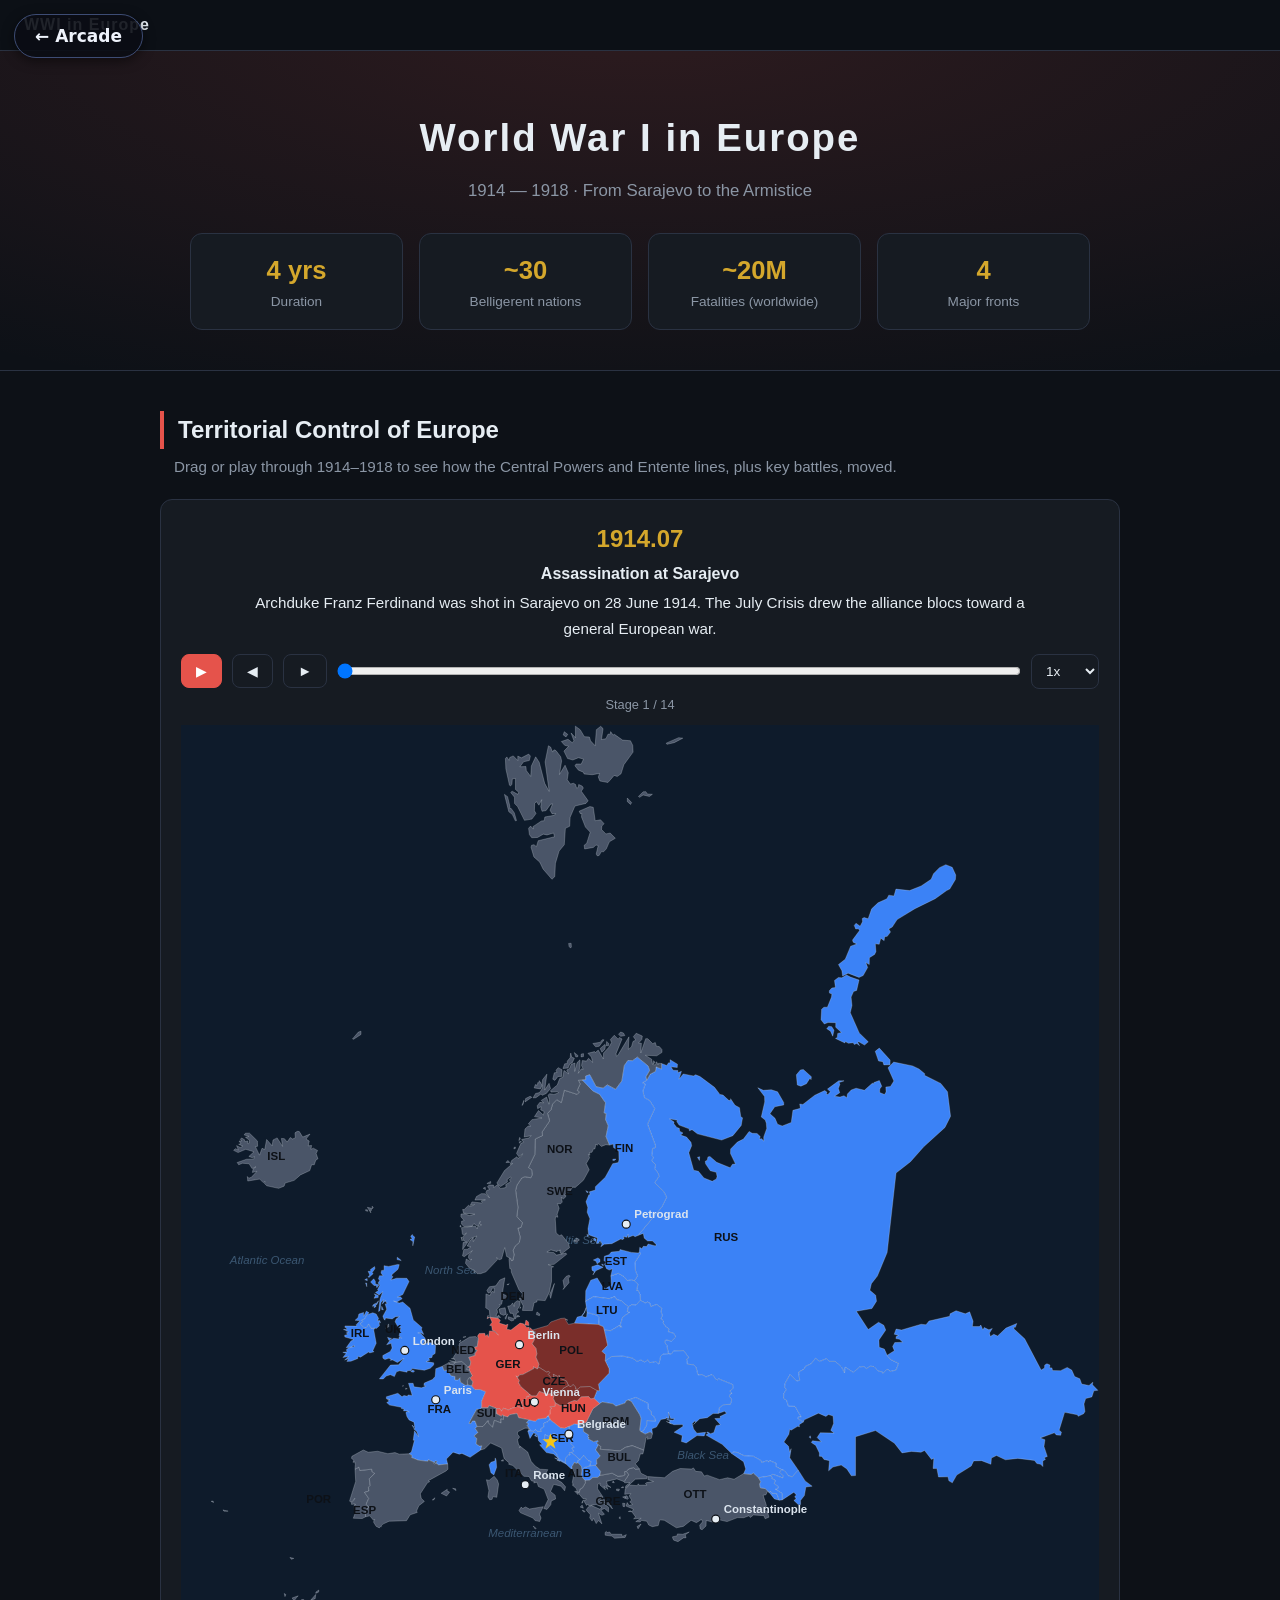
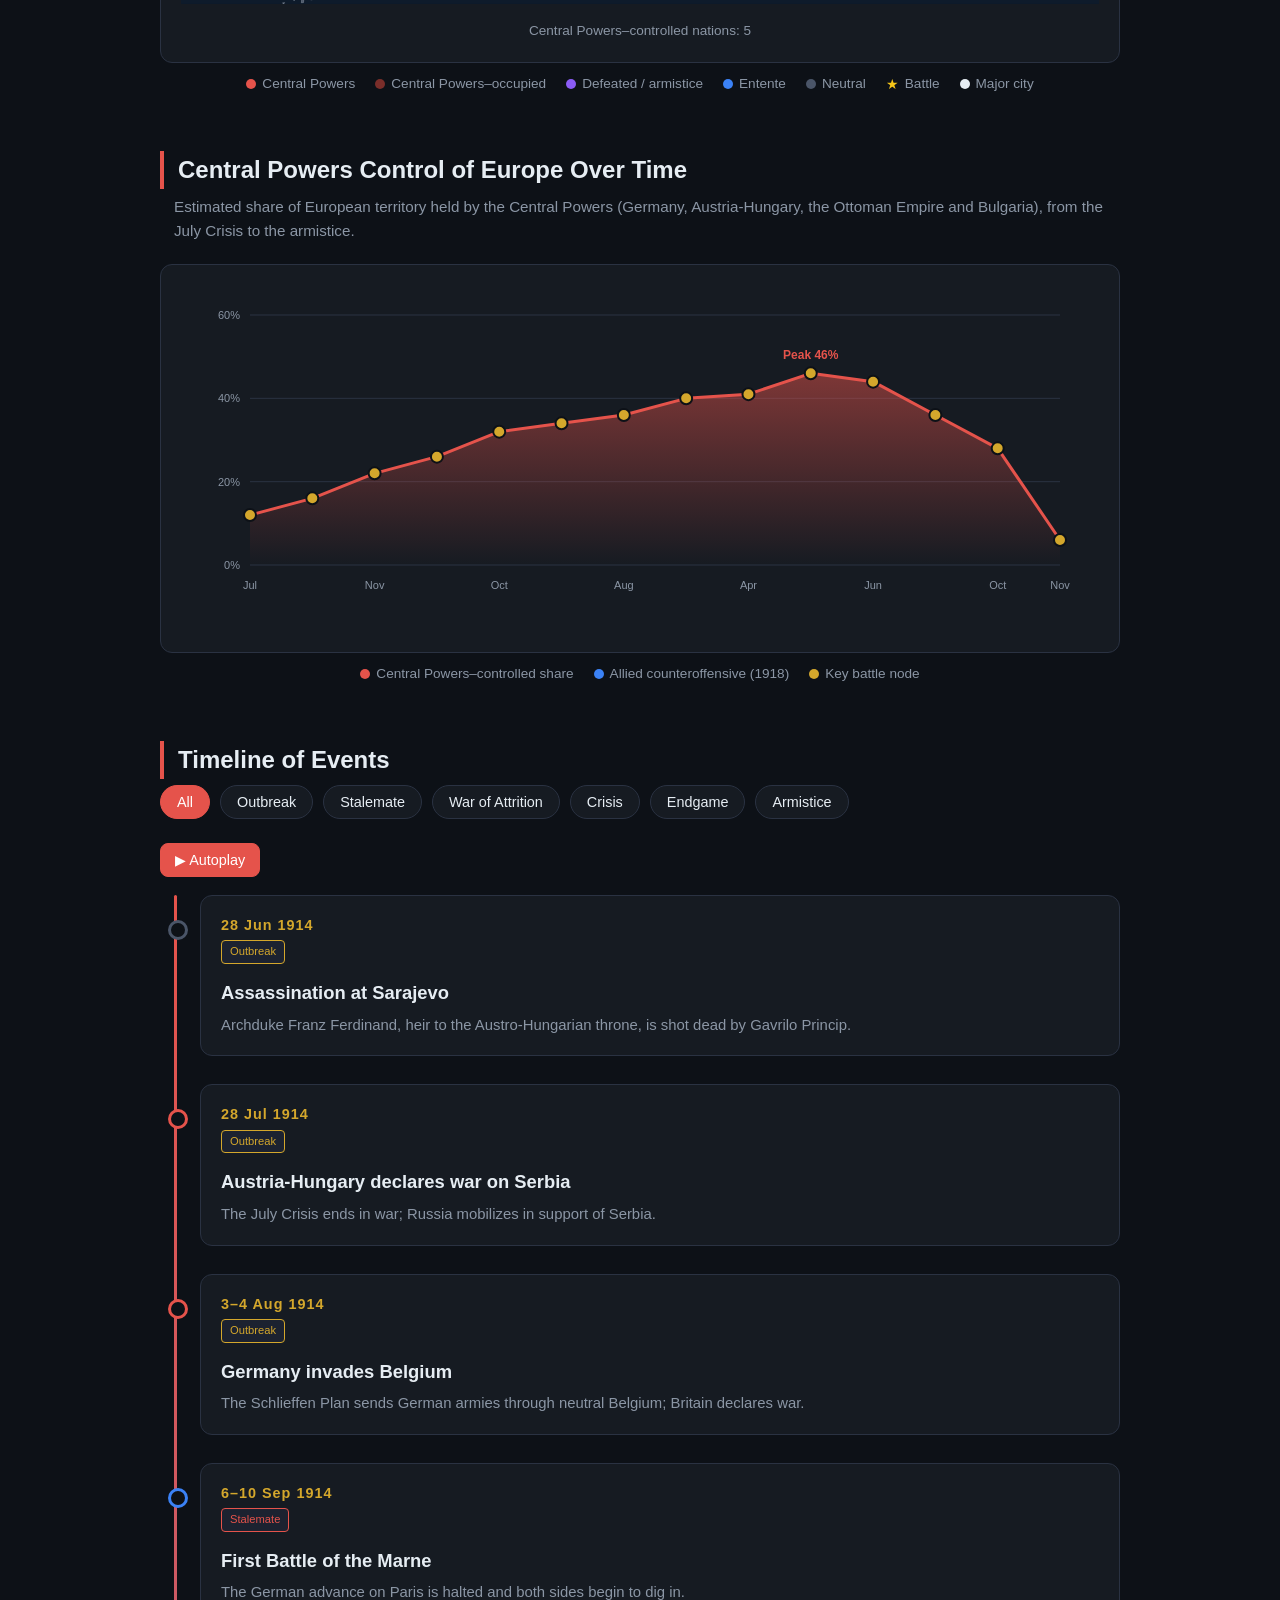
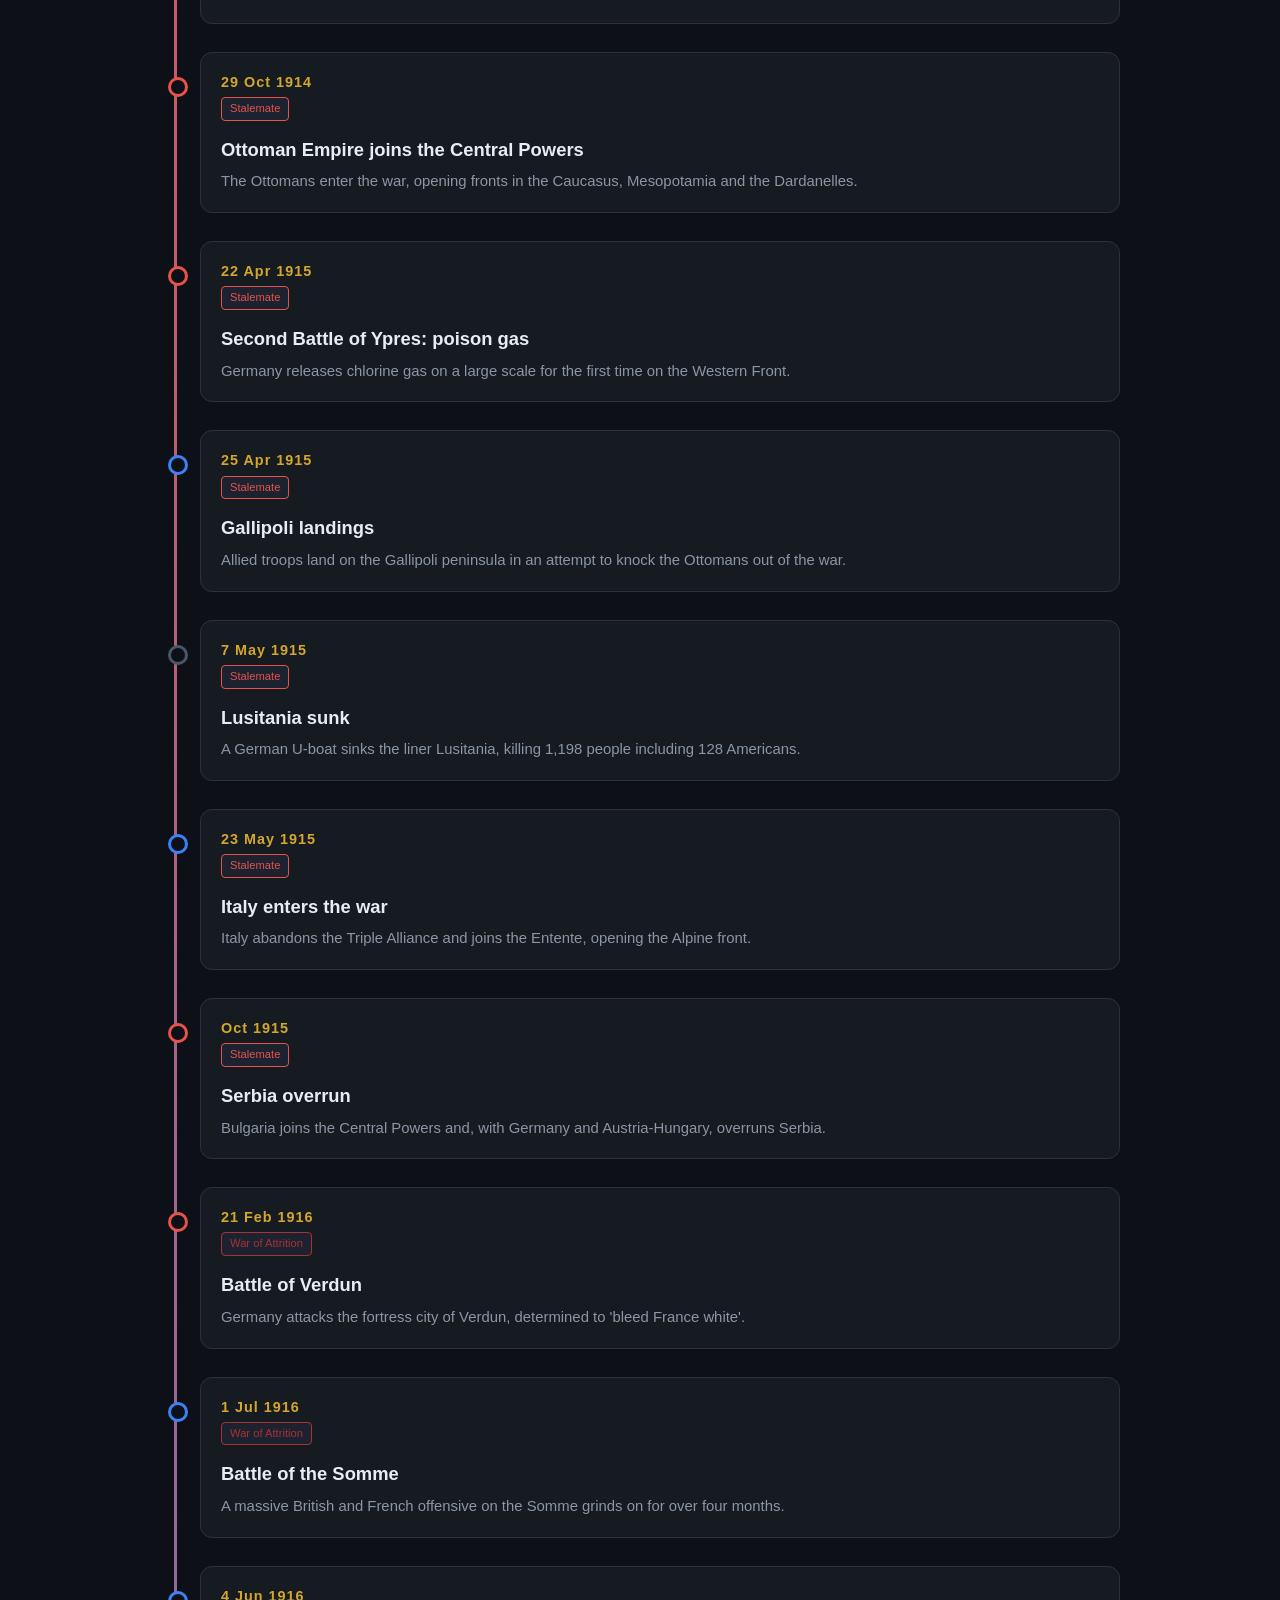
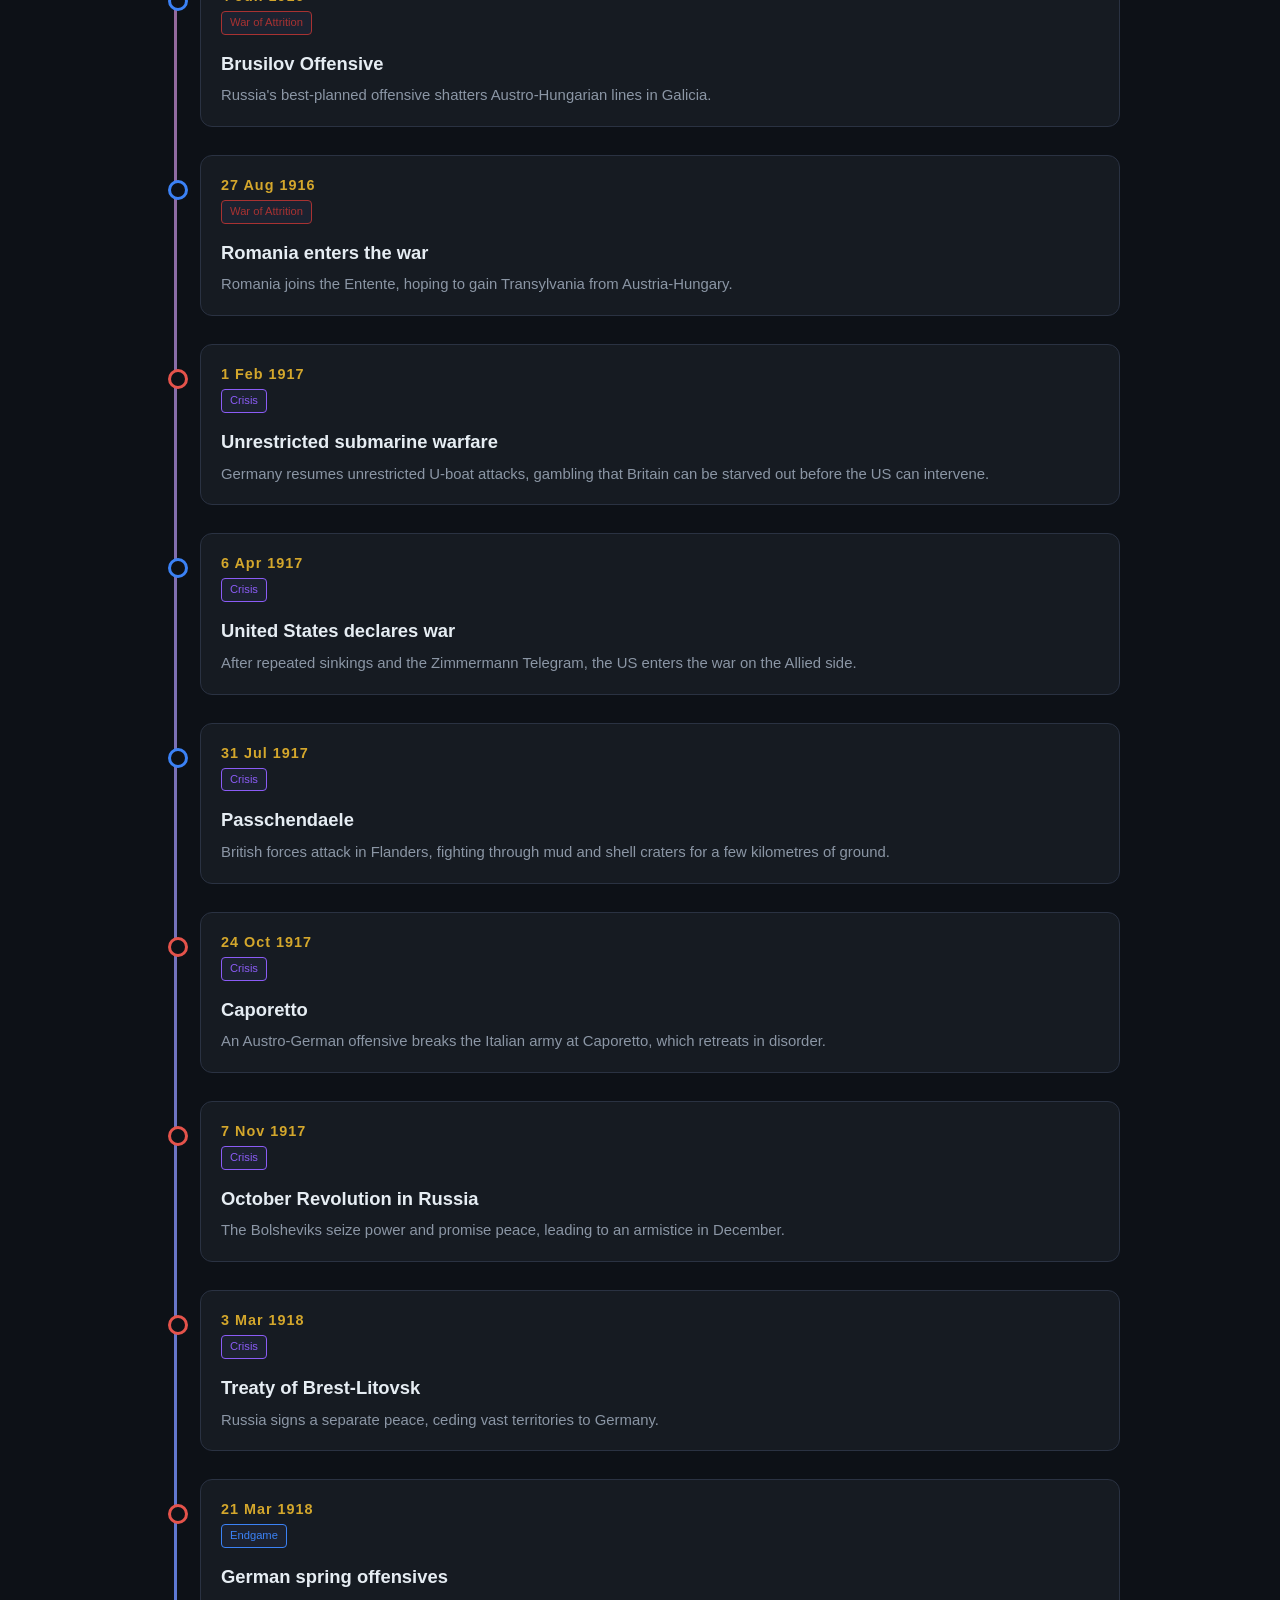
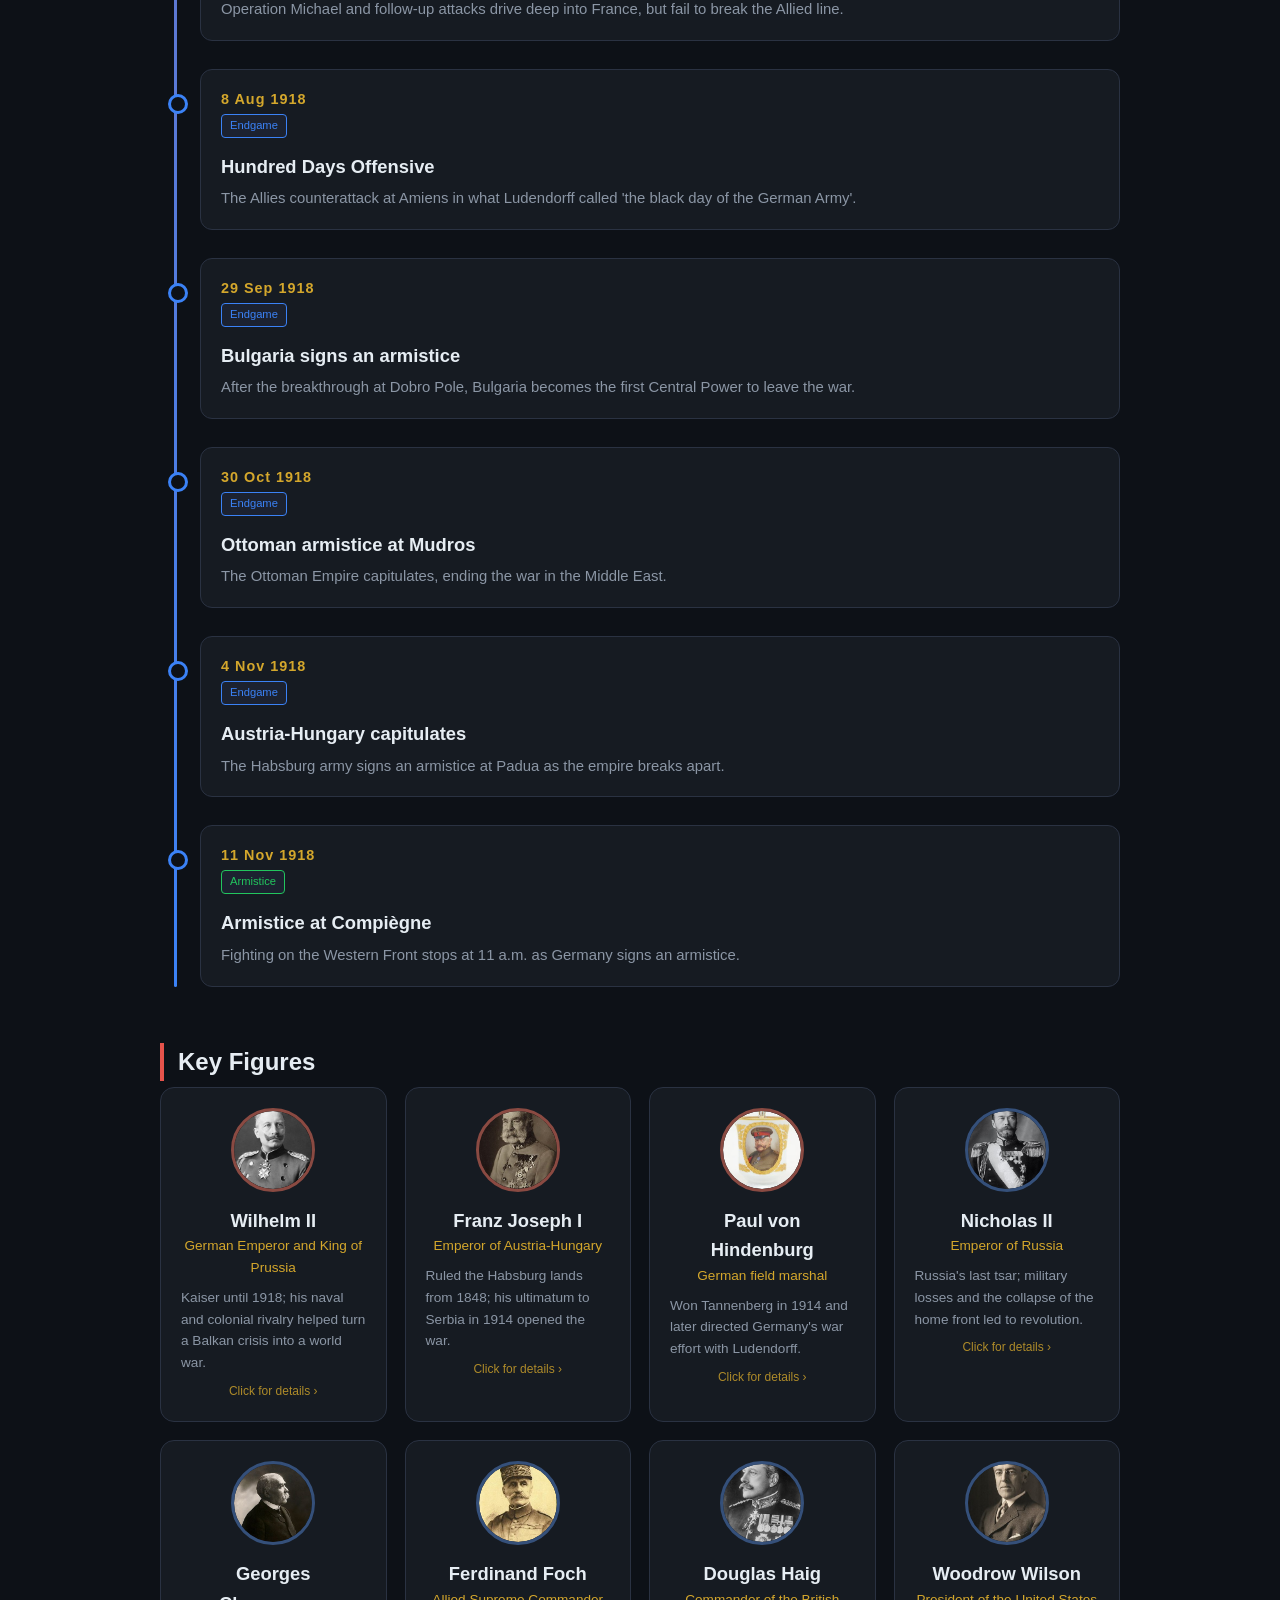
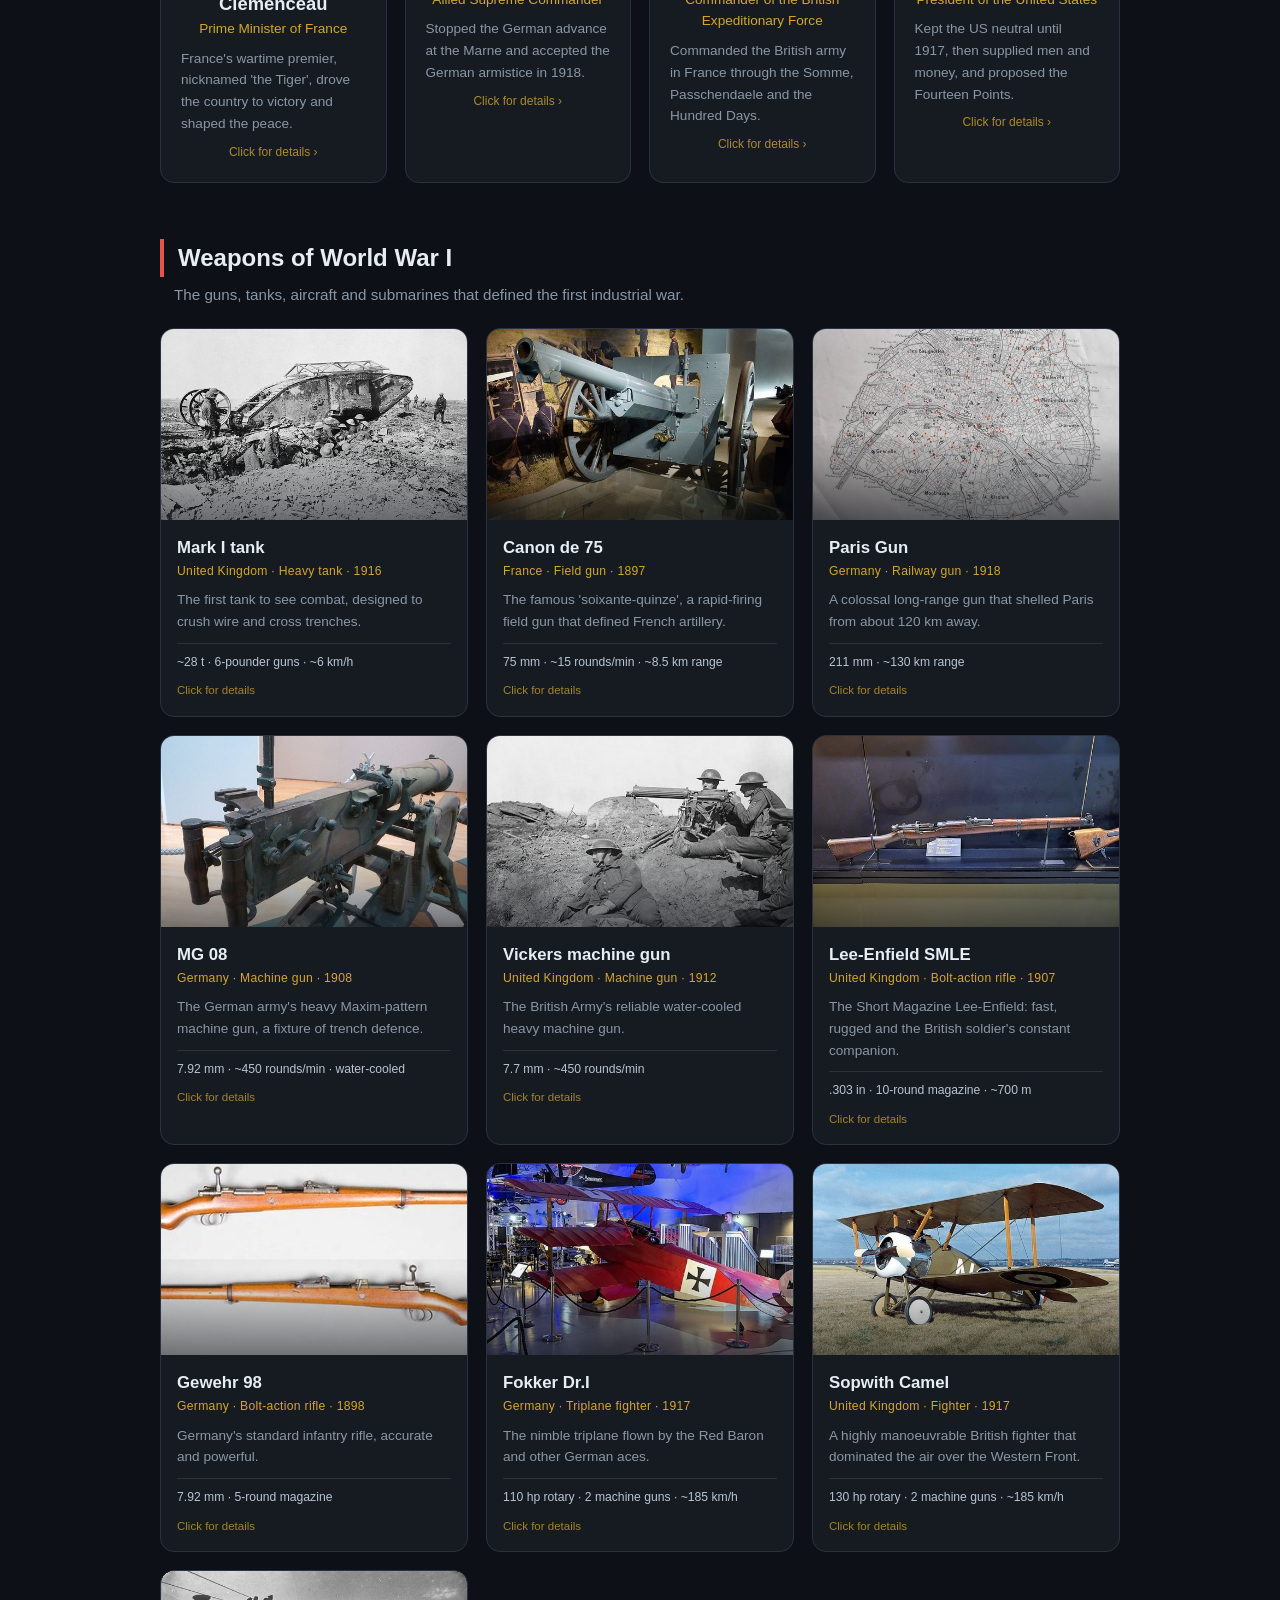
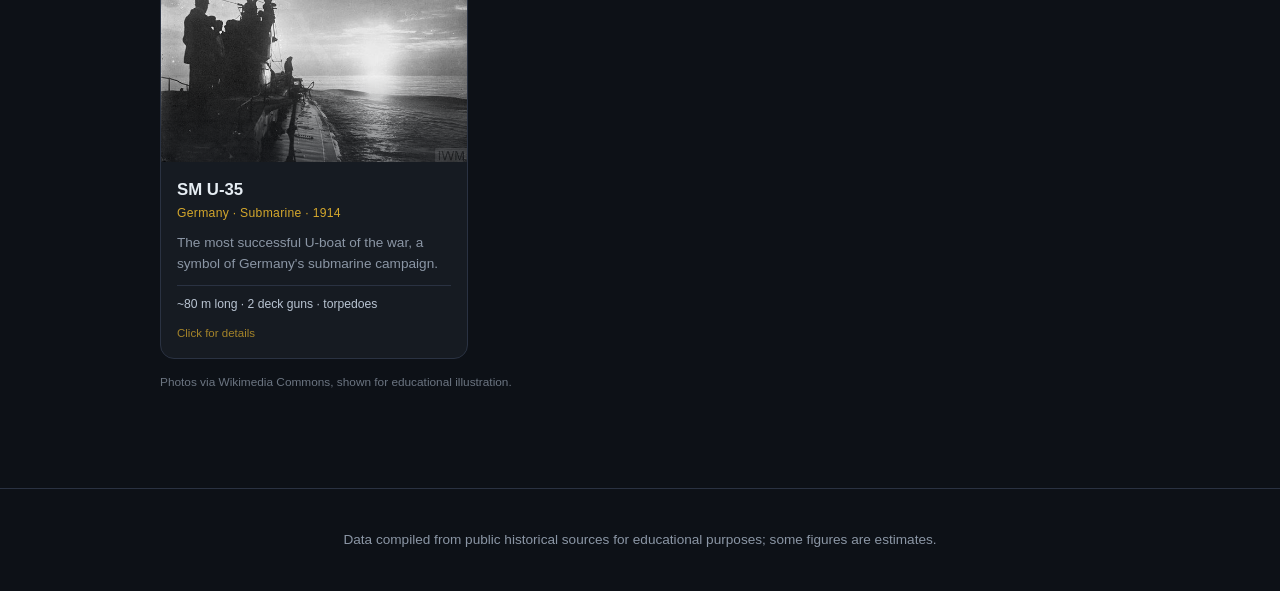
<file: ww1-europe/index.html>
<!DOCTYPE html>
<html lang="en">
<head>
<meta charset="UTF-8">
<meta name="viewport" content="width=device-width, initial-scale=1.0">
<title>World War I in Europe</title>
<style>
  :root {
    --bg: #0d1117;
    --panel: #161b22;
    --panel2: #1c2230;
    --border: #2a3242;
    --text: #e6edf3;
    --muted: #8b96a5;
    --axis: #e5534b;
    --axis-occupied: #7a2e2a;
    --allies: #3b82f6;
    --neutral: #4a5568;
    --gold: #d4a72c;
    --sea: #0e1b2b;
  }
  * { box-sizing: border-box; margin: 0; padding: 0; }
  html { scroll-behavior: smooth; }
  body {
    font-family: -apple-system, "Segoe UI", "Microsoft YaHei", sans-serif;
    background: var(--bg);
    color: var(--text);
    line-height: 1.6;
  }

  .topbar {
    position: sticky; top: 0; z-index: 50;
    display: flex; justify-content: space-between; align-items: center;
    padding: 12px 24px;
    background: rgba(13,17,23,0.9);
    backdrop-filter: blur(8px);
    border-bottom: 1px solid var(--border);
  }
  .topbar .brand { font-weight: 700; letter-spacing: 1px; }

  header {
    padding: 56px 20px 40px;
    text-align: center;
    background: radial-gradient(1200px 400px at 50% -10%, rgba(229,83,75,0.15), transparent);
    border-bottom: 1px solid var(--border);
  }
  header h1 { font-size: 2.4rem; letter-spacing: 2px; margin-bottom: 10px; }
  header p { color: var(--muted); font-size: 1.05rem; }

  .stats {
    display: grid; grid-template-columns: repeat(auto-fit, minmax(140px, 1fr));
    gap: 16px; max-width: 900px; margin: 28px auto 0;
  }
  .stat { background: var(--panel); border: 1px solid var(--border); border-radius: 12px; padding: 16px; }
  .stat .num { font-size: 1.6rem; font-weight: 700; color: var(--gold); }
  .stat .label { color: var(--muted); font-size: 0.85rem; }

  .container { max-width: 1000px; margin: 0 auto; padding: 40px 20px; }
  section { margin-bottom: 56px; }
  section > h2 { font-size: 1.5rem; margin-bottom: 6px; padding-left: 14px; border-left: 4px solid var(--axis); }
  .sub { color: var(--muted); margin: 0 0 20px 14px; font-size: 0.95rem; }

  .btn {
    background: var(--panel); color: var(--text);
    border: 1px solid var(--border); border-radius: 8px;
    padding: 8px 14px; cursor: pointer; font-size: 0.9rem; transition: all .2s;
  }
  .btn:hover { border-color: var(--muted); }
  .btn.primary { background: var(--axis); border-color: var(--axis); color: #fff; }
  .btn.primary:hover { background: #d44a43; }

  .filters { display: flex; flex-wrap: wrap; gap: 10px; margin-bottom: 24px; }
  .filters button {
    background: var(--panel); color: var(--text);
    border: 1px solid var(--border); border-radius: 999px;
    padding: 8px 16px; cursor: pointer; font-size: 0.9rem; transition: all .2s;
  }
  .filters button:hover { border-color: var(--muted); }
  .filters button.active { background: var(--axis); border-color: var(--axis); color: #fff; }

  .timeline { position: relative; padding-left: 40px; }
  .timeline::before {
    content: ""; position: absolute; left: 14px; top: 0; bottom: 0; width: 3px;
    background: linear-gradient(var(--axis), var(--allies)); border-radius: 2px;
  }
  .event {
    position: relative; margin-bottom: 28px;
    background: var(--panel); border: 1px solid var(--border); border-radius: 12px;
    padding: 18px 20px; cursor: pointer;
    transition: transform .2s, border-color .2s, box-shadow .2s;
    animation: fadeIn .5s ease both;
  }
  .event:hover { transform: translateX(6px); border-color: var(--muted); }
  .event.playing { border-color: var(--gold); box-shadow: 0 0 0 2px rgba(212,167,44,.4); }
  .event::before {
    content: ""; position: absolute; left: -33px; top: 24px; width: 14px; height: 14px;
    border-radius: 50%; background: var(--bg); border: 3px solid var(--axis);
  }
  .event.allies::before { border-color: var(--allies); }
  .event.neutral::before { border-color: var(--neutral); }
  .event .date { color: var(--gold); font-weight: 700; font-size: 0.9rem; letter-spacing: 1px; }
  .event h3 { font-size: 1.15rem; margin: 6px 0; }
  .event .phase-tag {
    display: inline-block; font-size: 0.7rem; padding: 2px 8px; border-radius: 4px;
    margin-bottom: 8px; background: var(--panel2); border: 1px solid var(--border);
  }
  .event .desc { color: var(--muted); font-size: 0.93rem; }
  .event .detail { display: none; margin-top: 10px; padding-top: 10px; border-top: 1px solid var(--border); font-size: 0.92rem; }
  .event.open .detail { display: block; }
  @keyframes fadeIn { from { opacity: 0; transform: translateY(10px); } to { opacity: 1; transform: none; } }

  .chart-wrap { background: var(--panel); border: 1px solid var(--border); border-radius: 12px; padding: 20px; position: relative; }
  .legend { display: flex; flex-wrap: wrap; gap: 20px; justify-content: center; margin-top: 10px; color: var(--muted); font-size: 0.85rem; }
  .legend span { display: flex; align-items: center; gap: 6px; }
  .dot { width: 10px; height: 10px; border-radius: 50%; display: inline-block; }

  /* Map */
  .map-panel { background: var(--panel); border: 1px solid var(--border); border-radius: 12px; padding: 20px; }
  .map-year { text-align: center; font-size: 1.5rem; font-weight: 700; color: var(--gold); margin-bottom: 2px; }
  .map-phase { text-align: center; font-size: 1rem; font-weight: 600; margin-bottom: 4px; }
  .map-desc { color: var(--text); font-size: 0.95rem; line-height: 1.7; text-align: center; max-width: 780px; margin: 0 auto 12px; min-height: 2.4em; }
  .map-toolbar { display: flex; flex-wrap: wrap; gap: 10px; align-items: center; justify-content: center; margin-bottom: 6px; }
  .map-counter { text-align: center; color: var(--muted); font-size: 0.8rem; margin-bottom: 10px; }
  .map-stats { text-align: center; color: var(--muted); font-size: 0.85rem; margin-top: 8px; }
  .map-svg-wrap { position: relative; }
  #europeMap path { cursor: pointer; }
  #europeMap path:hover { stroke: #fff; stroke-width: 1.2; stroke-opacity: 1; }
  #europeMap text { pointer-events: none; user-select: none; }
  #europeMap .battle { cursor: pointer; animation: pulse 1.5s ease-in-out infinite; }
  @keyframes pulse { 0%,100% { opacity: 1; } 50% { opacity: .35; } }
  #mapSpeed { background: var(--panel); color: var(--text); border: 1px solid var(--border); border-radius: 8px; padding: 8px 10px; font-size: 0.85rem; cursor: pointer; }
  .tooltip {
    position: absolute; background: #000; border: 1px solid var(--border);
    padding: 8px 12px; border-radius: 8px; font-size: 0.85rem;
    pointer-events: none; white-space: nowrap; display: none; z-index: 10;
  }

  .figures { display: grid; grid-template-columns: repeat(auto-fill, minmax(210px, 1fr)); gap: 18px; }
  .figure {
    background: var(--panel); border: 1px solid var(--border); border-radius: 14px;
    padding: 20px; text-align: center; transition: transform .2s, border-color .2s;
  }
  .figure:hover { transform: translateY(-4px); border-color: var(--muted); }
  .avatar {
    width: 84px; height: 84px; border-radius: 50%; margin: 0 auto 14px;
    display: flex; align-items: center; justify-content: center;
    font-size: 2rem; font-weight: 700; color: #fff; border: 3px solid var(--border);
  }
  .avatar.axis { background: linear-gradient(135deg, #3a2523, #171011); border-color: #8a4a42; }
  .avatar.allies { background: linear-gradient(135deg, #1d3049, #101826); border-color: #35507a; }
  .figure .name { font-size: 1.15rem; font-weight: 700; }
  .figure .role { color: var(--gold); font-size: 0.85rem; margin-bottom: 8px; }
  .figure .fact { color: var(--muted); font-size: 0.85rem; text-align: left; }
  .figure .hint { color: var(--gold); font-size: 0.75rem; margin-top: 8px; opacity: 0.8; }

  /* Figure detail modal */
  .modal-overlay {
    position: fixed; inset: 0; background: rgba(0,0,0,.65);
    display: none; align-items: center; justify-content: center;
    z-index: 100; padding: 20px;
  }
  .modal-overlay.open { display: flex; }
  .modal {
    background: var(--panel); border: 1px solid var(--border); border-radius: 16px;
    max-width: 640px; width: 100%; max-height: 86vh; overflow-y: auto;
    padding: 30px; position: relative; animation: modalIn .25s ease;
  }
  @keyframes modalIn { from { opacity: 0; transform: translateY(20px) scale(.98); } to { opacity: 1; transform: none; } }
  .modal-close { position: absolute; top: 12px; right: 16px; background: none; border: none; color: var(--muted); font-size: 30px; cursor: pointer; line-height: 1; }
  .modal-close:hover { color: #fff; }
  .modal-head { display: flex; align-items: center; gap: 18px; margin-bottom: 18px; }
  .modal-avatar { width: 76px; height: 76px; border-radius: 50%; display: flex; align-items: center; justify-content: center; font-size: 1.9rem; font-weight: 700; color: #fff; border: 3px solid var(--border); flex-shrink: 0; }
  .modal-avatar.axis { background: linear-gradient(135deg, #3a2523, #171011); border-color: #8a4a42; }
  .modal-avatar.allies { background: linear-gradient(135deg, #1d3049, #101826); border-color: #35507a; }
  .modal-name { font-size: 1.5rem; font-weight: 700; }
  .modal-role { color: var(--gold); }
  .modal-life { color: var(--muted); font-size: 0.85rem; }
  .modal-detail { color: var(--text); line-height: 1.7; margin-bottom: 16px; }
  .modal-events h4 { color: var(--text); margin-bottom: 8px; font-size: 0.95rem; }
  .modal-events ul { list-style: none; }
  .modal-events li { padding: 8px 0; border-bottom: 1px solid var(--border); color: var(--muted); font-size: 0.92rem; display: flex; gap: 12px; align-items: baseline; }
  .modal-events li:last-child { border-bottom: none; }
  .modal-events .yr { color: var(--gold); font-weight: 700; min-width: 58px; flex-shrink: 0; }

  /* Figure portrait photos */
  .avatar, .modal-avatar { position: relative; overflow: hidden; }
  .avatar > span, .modal-avatar > span { position: relative; z-index: 1; }
  .portrait {
    position: absolute; inset: 0; z-index: 2;
    width: 100%; height: 100%; object-fit: cover; border-radius: 50%;
    opacity: 0; transition: opacity .3s ease;
  }
  .portrait.loaded { opacity: 1; }
  .avatar.has-photo > span, .modal-avatar.has-photo > span { opacity: 0; }

  /* Weapons */
  .weapons { display: grid; grid-template-columns: repeat(auto-fill, minmax(230px, 1fr)); gap: 18px; }
  .weapon {
    display: flex; flex-direction: column; text-align: left; padding: 0; overflow: hidden;
    background: var(--panel); border: 1px solid var(--border); border-radius: 14px;
    color: var(--text); font: inherit; cursor: pointer;
    transition: transform .2s, border-color .2s, box-shadow .2s;
  }
  .weapon:hover, .weapon:focus-visible {
    transform: translateY(-4px); border-color: var(--gold);
    box-shadow: 0 12px 28px rgba(0,0,0,.38); outline: none;
  }
  .wphoto { position: relative; aspect-ratio: 16 / 10; overflow: hidden; background: #0b0f16; }
  .wphoto img { width: 100%; height: 100%; object-fit: cover; display: block; transition: transform .35s ease; }
  .weapon:hover .wphoto img { transform: scale(1.06); }
  .wphoto::after { content: ""; position: absolute; inset: 0; pointer-events: none; background: linear-gradient(180deg, transparent 55%, rgba(8,11,16,.55)); }
  .wbody { padding: 15px 16px 16px; display: flex; flex-direction: column; flex: 1; }
  .weapon .wname { font-size: 1.05rem; font-weight: 700; }
  .weapon .wmeta { color: var(--gold); font-size: 0.76rem; letter-spacing: .3px; margin-bottom: 8px; }
  .weapon .wdesc { color: var(--muted); font-size: 0.85rem; }
  .weapon .wspec { margin-top: 10px; padding-top: 9px; border-top: 1px solid var(--border); font-size: 0.76rem; color: #b9c4d2; }
  .weapon .whint { margin-top: 9px; color: var(--gold); font-size: 0.72rem; opacity: .75; }
  .photo-credit { color: var(--muted); font-size: 0.74rem; margin-top: 14px; opacity: .75; }
  .weapon-modal { max-width: 700px; }
  .weapon-hero { margin-bottom: 16px; border-radius: 10px; overflow: hidden; border: 1px solid var(--border); background: #0b0f16; }
  .weapon-hero img { width: 100%; aspect-ratio: 16 / 10; object-fit: cover; display: block; }
  .weapon-modal .wspec { margin-top: 14px; padding-top: 12px; border-top: 1px solid var(--border); color: var(--muted); font-size: 0.85rem; }

  /* Fighter mini-game (Three.js third-person) */
  .game-wrap { position: relative; aspect-ratio: 900 / 560; background: #060b14; border: 1px solid var(--border); border-radius: 14px; overflow: hidden; }
  #fighterCanvas { position: absolute; inset: 0; width: 100%; height: 100%; display: block; touch-action: none; cursor: crosshair; }
  .game-hud {
    position: absolute; top: 10px; left: 14px; right: 14px; z-index: 2;
    display: flex; gap: 14px; justify-content: space-between;
    pointer-events: none; font-size: 0.88rem; color: #cfe0f0; text-shadow: 0 1px 4px #000;
  }
  .game-hud span { white-space: nowrap; }
  .game-hud b { color: var(--gold); }
  .reticle { position: absolute; left: 50%; top: 46%; width: 28px; height: 28px; margin: -14px 0 0 -14px; z-index: 1; pointer-events: none; opacity: .55; }
  .reticle::before, .reticle::after { content: ""; position: absolute; background: rgba(255,235,170,.9); box-shadow: 0 0 6px rgba(0,0,0,.85); }
  .reticle::before { left: 50%; top: 0; bottom: 0; width: 2px; margin-left: -1px; }
  .reticle::after { top: 50%; left: 0; right: 0; height: 2px; margin-top: -1px; }
  .hit-flash {
    position: absolute; inset: 0; z-index: 3; pointer-events: none; opacity: 0;
    background: radial-gradient(circle at 50% 55%, transparent 30%, rgba(215,30,30,.7));
    transition: opacity .16s ease;
  }
  .game-wrap.hit .hit-flash { opacity: 1; }
  .game-overlay {
    position: absolute; inset: 0; z-index: 5; display: none; align-items: flex-start; justify-content: center;
    background: rgba(3,7,15,.8); padding: 20px; text-align: center; overflow-y: auto;
  }
  .game-overlay.open { display: flex; }
  .game-card { max-width: 470px; margin: auto; }
  .game-card h3 { font-size: 1.7rem; margin-bottom: 8px; }
  .game-card p { color: var(--muted); font-size: 0.93rem; margin-bottom: 14px; }
  .game-card .score { color: var(--gold); font-size: 1.15rem; font-weight: 700; }
  .game-card .game-tip { font-size: 0.78rem; margin-top: 12px; opacity: .8; }
  .game-btns { display: flex; gap: 10px; justify-content: center; flex-wrap: wrap; }
  .hangar-btn {
    position: absolute; z-index: 4; top: 32px; right: 14px;
    padding: 5px 11px; font-size: 0.76rem; font-weight: 700;
    color: #d8e9f7; background: rgba(8,15,26,.72); border: 1px solid rgba(255,255,255,.24);
    border-radius: 7px; cursor: pointer; letter-spacing: .4px;
  }
  .hangar-btn:hover { border-color: var(--gold); color: var(--gold); }
  .game-card.hangar { max-width: 780px; }
  .hangar-top { display: flex; justify-content: space-between; align-items: baseline; gap: 10px; margin-bottom: 10px; }
  .hangar-cash { color: var(--gold); font-weight: 800; font-size: 1.05rem; }
  .hangar-grid { display: grid; grid-template-columns: repeat(auto-fit, minmax(150px, 1fr)); gap: 10px; margin: 12px 0; }
  .plane-card {
    text-align: left; background: var(--panel2); border: 2px solid var(--border); border-radius: 10px;
    padding: 10px; color: var(--text); cursor: pointer; transition: border-color .15s, transform .15s;
  }
  .plane-card:hover { transform: translateY(-2px); border-color: #4f617f; }
  .plane-card.selected { border-color: var(--gold); box-shadow: 0 0 0 1px rgba(212,167,44,.35) inset; }
  .plane-card.locked { opacity: .82; }
  .plane-card .pc-name { font-weight: 800; font-size: 0.9rem; display: flex; justify-content: space-between; gap: 6px; }
  .plane-card .pc-desc { color: var(--muted); font-size: 0.72rem; margin: 5px 0 7px; line-height: 1.35; }
  .plane-card .pc-stats { font-size: 0.68rem; color: #b8c7da; display: grid; gap: 2px; }
  .plane-card .pc-buy { margin-top: 8px; font-size: 0.72rem; font-weight: 800; color: var(--gold); }
  .plane-card .pc-buy.owned { color: #6fd48b; }
  .plane-card .pc-buy.cant { color: #e5867f; }
  .pc-swatch { display: flex; gap: 5px; margin-top: 8px; }
  .pc-swatch button { width: 22px; height: 14px; border-radius: 3px; border: 1px solid rgba(255,255,255,.4); cursor: pointer; padding: 0; }
  .pc-swatch button.active { outline: 2px solid var(--gold); outline-offset: 1px; }
  .leaderboard { margin: 10px 0 2px; text-align: left; display: grid; gap: 3px; font-size: 0.8rem; color: var(--muted); }
  .leaderboard div { display: flex; justify-content: space-between; border-bottom: 1px dashed #273248; padding: 2px 0; }
  .leaderboard b { color: var(--gold); }
  .hangar-note { font-size: 0.72rem; color: var(--muted); margin-top: 8px; }

  .ad-overlay {
    position: absolute; inset: 0; display: none; align-items: flex-start; justify-content: center;
    background: rgba(2,5,12,.92); padding: 18px; z-index: 7; overflow-y: auto;
  }
  .ad-overlay.open { display: flex; }
  .ad-card { background: var(--panel); border: 1px solid var(--gold); border-radius: 14px; padding: 20px; max-width: 520px; width: 100%; text-align: center; margin: auto; }
  .ad-kicker { color: var(--gold); font-size: 0.72rem; letter-spacing: 2px; text-transform: uppercase; }
  .ad-card h4 { font-size: 1.2rem; margin: 4px 0 10px; }
  .ad-progress { height: 6px; background: #0d1117; border-radius: 4px; overflow: hidden; margin: 12px 0; }
  .ad-progress > div { height: 100%; width: 0; background: var(--gold); }
  .ad-sponsors { display: grid; grid-template-columns: 1fr 1fr; gap: 8px; margin: 12px 0 16px; }
  .ad-sponsor {
    display: block; padding: 9px 10px; border: 1px solid var(--border); border-radius: 9px;
    background: var(--panel2); color: var(--text); text-decoration: none; font-size: 0.8rem; transition: border-color .2s, transform .2s;
  }
  .ad-sponsor:hover { border-color: var(--gold); transform: translateY(-2px); }
  .ad-sponsor b { display: block; color: var(--gold); font-size: 0.86rem; }
  .ad-timer { color: var(--gold); font-weight: 700; font-size: 0.9rem; margin-bottom: 0; }

  @media (max-width: 560px) {
    .game-hud { font-size: 0.7rem; gap: 7px; left: 9px; right: 9px; }
    .game-hud span:nth-child(4), .game-hud span:nth-child(5) { display: none; }
    .hangar-btn { top: 30px; right: 9px; font-size: 0.68rem; padding: 4px 8px; }
    .hangar-grid { grid-template-columns: 1fr 1fr; }
    .weapons { grid-template-columns: 1fr 1fr; gap: 10px; }
    .wbody { padding: 11px 12px 12px; }
    .weapon .wdesc { display: none; }
    .weapon .wspec { margin-top: 8px; padding-top: 7px; font-size: 0.7rem; }
    .game-wrap { aspect-ratio: auto; height: 440px; }
    .game-card h3 { font-size: 1.35rem; }
  }

  footer { text-align: center; color: var(--muted); padding: 40px 20px; font-size: 0.85rem; border-top: 1px solid var(--border); }
</style>
</head>
<body>
<a id="arcadeBack" href="../" title="Back to Arcade" aria-label="Back to Arcade" style="position:fixed;top:14px;left:14px;z-index:999999;padding:11px 20px;border:1px solid #3d4c74;border-radius:999px;background:rgba(10,13,20,.9);color:#eef2fb;font:700 17px/1.2 system-ui,-apple-system,'Segoe UI',Roboto,sans-serif;text-decoration:none;box-shadow:0 3px 12px rgba(0,0,0,.5);transition:opacity .25s">&#8592; Arcade</a>
<div id="arcadeHot" aria-hidden="true" style="position:fixed;top:0;left:0;width:140px;height:64px;z-index:999998"></div>
<script>(function(){var a=document.getElementById('arcadeBack'),h=document.getElementById('arcadeHot');if(!a||!h)return;var t;function show(){clearTimeout(t);a.style.opacity='1';a.style.pointerEvents='auto';}function hide(){a.style.opacity='0';a.style.pointerEvents='none';}function later(){clearTimeout(t);t=setTimeout(hide,1500);}a.addEventListener('mouseenter',show);a.addEventListener('mouseleave',later);h.addEventListener('mouseenter',show);h.addEventListener('mouseleave',later);show();t=setTimeout(hide,4000);})();</script>

<div class="topbar">
  <div class="brand" data-i18n="brand">WWI in Europe</div>
</div>

<header>
  <h1 data-i18n="title">World War I in Europe</h1>
  <p data-i18n="subtitle">1914 — 1918 · From Sarajevo to the Armistice</p>
  <div class="stats" id="stats"></div>
</header>

<div class="container">

  <section id="map">
    <h2 data-i18n="mapTitle">Territorial Control of Europe</h2>
    <p class="sub" data-i18n="mapSub">Drag or play through 1914–1918 to see how the Central Powers and Entente lines, plus key battles, moved.</p>
    <div class="map-panel">
      <div class="map-year" id="mapYear">1914.07</div>
      <div class="map-phase" id="mapPhase"></div>
      <div class="map-desc" id="mapDesc"></div>
      <div class="map-toolbar">
        <button class="btn primary" id="mapPlay">&#9654;</button>
        <button class="btn" id="mapPrev">&#9664;</button>
        <button class="btn" id="mapNext">&#9658;</button>
        <input type="range" id="mapSlider" min="0" max="13" value="0" style="flex:1;min-width:160px;">
        <select id="mapSpeed">
          <option value="3500">0.5x</option>
          <option value="2500" selected>1x</option>
          <option value="1500">2x</option>
        </select>
      </div>
      <div class="map-counter" id="mapCounter"></div>
      <div class="map-svg-wrap">
        <svg id="europeMap" width="100%" viewBox="0 0 800 766" preserveAspectRatio="xMidYMid meet"></svg>
        <div class="tooltip" id="mapTip"></div>
      </div>
      <div class="map-stats" id="mapStats"></div>
    </div>
    <div class="legend" id="mapLegend"></div>
  </section>

  <section id="chart">
    <h2 data-i18n="chartTitle">Central Powers Control of Europe Over Time</h2>
    <p class="sub" data-i18n="chartSub">Estimated share of European territory held by the Central Powers (Germany, Austria-Hungary, the Ottoman Empire and Bulgaria), from the July Crisis to the armistice.</p>
    <div class="chart-wrap">
      <svg id="controlChart" width="100%" height="340" viewBox="0 0 900 340" preserveAspectRatio="xMidYMid meet"></svg>
      <div class="tooltip" id="chartTip"></div>
    </div>
    <div class="legend" id="chartLegend"></div>
  </section>

  <section id="timeline">
    <h2 data-i18n="timelineTitle">Timeline of Events</h2>
    <div class="filters" id="filters"></div>
    <div style="margin-bottom:18px;">
      <button class="btn primary" id="timelinePlay">&#9654; <span data-i18n="autoPlay">Autoplay</span></button>
    </div>
    <div class="timeline" id="timelineList"></div>
  </section>

  <section id="figures">
    <h2 data-i18n="figuresTitle">Key Figures</h2>
    <div class="figures" id="figuresList"></div>
  </section>

  <section id="weapons">
    <h2 data-i18n="weaponsTitle">Weapons of World War I</h2>
    <p class="sub" data-i18n="weaponsSub">The guns, tanks, aircraft and submarines that defined the first industrial war.</p>
    <div class="weapons" id="weaponsList"></div>
    <p class="photo-credit">Photos via Wikimedia Commons, shown for educational illustration.</p>
  </section>


</div>

<div class="modal-overlay" id="figureModal">
  <div class="modal">
    <button class="modal-close" id="modalClose">&times;</button>
    <div class="modal-head">
      <div class="modal-avatar" id="modalAvatar">H</div>
      <div>
        <div class="modal-name" id="modalName"></div>
        <div class="modal-role" id="modalRole"></div>
        <div class="modal-life" id="modalLife"></div>
      </div>
    </div>
    <div class="modal-detail" id="modalDetail"></div>
    <div class="modal-events" id="modalEvents"></div>
  </div>
</div>

<div class="modal-overlay" id="weaponModal">
  <div class="modal weapon-modal">
    <button class="modal-close" id="weaponModalClose">&times;</button>
    <div class="weapon-hero"><img id="weaponModalImg" alt=""></div>
    <div class="modal-name" id="weaponModalName"></div>
    <div class="modal-role" id="weaponModalMeta"></div>
    <div class="modal-detail" id="weaponModalDetail"></div>
    <div class="wspec" id="weaponModalSpec"></div>
  </div>
</div>

<footer data-i18n="footer">Data compiled from public historical sources for educational purposes; some figures are estimates.</footer>

<script src="europe-geo.js"></script>
<script src="ww1-photos.js"></script>
<script>
// ================= Language =================
const I18N = {
  en: {
    brand: "WWI in Europe", title: "World War I in Europe",
    subtitle: "1914 — 1918 · From Sarajevo to the Armistice",
    chartTitle: "Central Powers Control of Europe Over Time",
    chartSub: "Estimated share of European territory held by the Central Powers (Germany, Austria-Hungary, the Ottoman Empire and Bulgaria), from the July Crisis to the armistice.",
    mapTitle: "Territorial Control of Europe",
    mapSub: "Drag or play through 1914–1918 to see how the Central Powers and Entente lines, plus key battles, moved.",
    timelineTitle: "Timeline of Events", figuresTitle: "Key Figures", autoPlay: "Autoplay",
    weaponsTitle: "Weapons of World War I",
    weaponsSub: "The guns, tanks, aircraft and submarines that defined the first industrial war.",
    footer: "Data compiled from public historical sources for educational purposes; some figures are estimates.",
    statDuration: "Duration", statCountries: "Belligerent nations",
    statDeaths: "Fatalities (worldwide)", statFronts: "Major fronts",
    legendAxis: "Central Powers", legendAllies: "Entente", legendNeutral: "Neutral", legendOccupied: "Central Powers–occupied",
    legendBattle: "Battle", legendCity: "Major city",
    legendCurve: "Central Powers–controlled share", legendCounter: "Allied counteroffensive (1918)", legendNode: "Key battle node",
    stateAxis: "Central Powers", stateOccupied: "Central Powers–occupied", stateAllies: "Entente", stateNeutral: "Neutral", stateDefeated: "Defeated / armistice",
    axisCount: "Central Powers–controlled nations: {n}", stage: "Stage {i} / {n}",
    all: "All", pause: "Pause", resume: "Resume",
    keyEvents: "Key events", life: "Life", viewDetail: "Click for details"
  }
};
function t(key) { return I18N.en[key]; }
function tt(obj) { return obj.en; }

// ================= Phases =================
const PHASES = {
  outbreak:  {  en: "Outbreak", color: "#d4a72c" },
  stalemate: {  en: "Stalemate", color: "#e5534b" },
  attrition: {  en: "War of Attrition", color: "#a83232" },
  crisis:    {  en: "Crisis", color: "#8b5cf6" },
  endgame:   {  en: "Endgame", color: "#3b82f6" },
  armistice: {  en: "Armistice", color: "#22c55e" },
};

// ================= Events =================
const events = [
  { date:{en:"28 Jun 1914"}, phase:"outbreak", side:"neutral",
    title:{en:"Assassination at Sarajevo"},
    desc:{en:"Archduke Franz Ferdinand, heir to the Austro-Hungarian throne, is shot dead by Gavrilo Princip."},
    detail:{en:"The heir to the Habsburg throne was assassinated in Sarajevo by a Bosnian Serb nationalist. Austria-Hungary blamed Serbia, and the resulting ultimatum drew the great powers into the July Crisis."} },
  { date:{en:"28 Jul 1914"}, phase:"outbreak", side:"axis",
    title:{en:"Austria-Hungary declares war on Serbia"},
    desc:{en:"The July Crisis ends in war; Russia mobilizes in support of Serbia."},
    detail:{en:"Austria-Hungary rejected Serbia's conciliatory reply and declared war. Russia's mobilization led Germany to declare war on Russia and France, and the alliance system pulled Europe into a general war."} },
  { date:{en:"3–4 Aug 1914"}, phase:"outbreak", side:"axis",
    title:{en:"Germany invades Belgium"},
    desc:{en:"The Schlieffen Plan sends German armies through neutral Belgium; Britain declares war."},
    detail:{en:"Germany attacked Belgium to outflank the French army and sweep toward Paris. Britain, bound by the 1839 Treaty of London, declared war on Germany on 4 August. The hoped-for quick victory never came."} },
  { date:{en:"6–10 Sep 1914"}, phase:"stalemate", side:"allies",
    title:{en:"First Battle of the Marne"},
    desc:{en:"The German advance on Paris is halted and both sides begin to dig in."},
    detail:{en:"A Franco-British counterattack split the German right wing and forced a retreat. The 'miracle of the Marne' ended the war of movement in the West and opened the era of trench warfare."} },
  { date:{en:"29 Oct 1914"}, phase:"stalemate", side:"axis",
    title:{en:"Ottoman Empire joins the Central Powers"},
    desc:{en:"The Ottomans enter the war, opening fronts in the Caucasus, Mesopotamia and the Dardanelles."},
    detail:{en:"The Ottoman Empire sided with Germany after the seizure of two warships being built in Britain. Its entry closed the straits to Allied shipping and stretched the war across the Middle East."} },
  { date:{en:"22 Apr 1915"}, phase:"stalemate", side:"axis",
    title:{en:"Second Battle of Ypres: poison gas"},
    desc:{en:"Germany releases chlorine gas on a large scale for the first time on the Western Front."},
    detail:{en:"Gas tore a gap in the Allied line near Ypres, but the Germans failed to exploit it. Both sides soon developed gas warfare, adding a new horror to the trenches."} },
  { date:{en:"25 Apr 1915"}, phase:"stalemate", side:"allies",
    title:{en:"Gallipoli landings"},
    desc:{en:"Allied troops land on the Gallipoli peninsula in an attempt to knock the Ottomans out of the war."},
    detail:{en:"The campaign sought to open a sea route to Russia, but determined Ottoman defence and costly failed attacks pinned the Allies to the beaches. The evacuation was completed in January 1916."} },
  { date:{en:"7 May 1915"}, phase:"stalemate", side:"neutral",
    title:{en:"Lusitania sunk"},
    desc:{en:"A German U-boat sinks the liner Lusitania, killing 1,198 people including 128 Americans."},
    detail:{en:"The sinking caused outrage in the United States and briefly forced Germany to restrict submarine warfare. It became a symbol of the U-boat threat and helped move American opinion toward the Allies."} },
  { date:{en:"23 May 1915"}, phase:"stalemate", side:"allies",
    title:{en:"Italy enters the war"},
    desc:{en:"Italy abandons the Triple Alliance and joins the Entente, opening the Alpine front."},
    detail:{en:"Italy had been a nominal member of the Triple Alliance but declared neutrality in 1914. Promises of territory brought it into the war on the Allied side, where fighting along the Isonzo became a brutal stalemate."} },
  { date:{en:"Oct 1915"}, phase:"stalemate", side:"axis",
    title:{en:"Serbia overrun"},
    desc:{en:"Bulgaria joins the Central Powers and, with Germany and Austria-Hungary, overruns Serbia."},
    detail:{en:"A combined offensive from north and east crushed the Serbian army, which retreated through the Albanian mountains in winter. Bulgaria's entry gave the Central Powers a direct road to the Ottoman Empire."} },
  { date:{en:"21 Feb 1916"}, phase:"attrition", side:"axis",
    title:{en:"Battle of Verdun"},
    desc:{en:"Germany attacks the fortress city of Verdun, determined to 'bleed France white'."},
    detail:{en:"The battle raged for ten months and cost roughly 700,000 casualties on both sides. France held Verdun, but the fighting became the defining symbol of futile attrition."} },
  { date:{en:"1 Jul 1916"}, phase:"attrition", side:"allies",
    title:{en:"Battle of the Somme"},
    desc:{en:"A massive British and French offensive on the Somme grinds on for over four months."},
    detail:{en:"The first day was the bloodiest in British military history, with nearly 60,000 casualties. Tanks were used in combat for the first time in September; total casualties exceeded one million."} },
  { date:{en:"4 Jun 1916"}, phase:"attrition", side:"allies",
    title:{en:"Brusilov Offensive"},
    desc:{en:"Russia's best-planned offensive shatters Austro-Hungarian lines in Galicia."},
    detail:{en:"General Brusilov's short, intense artillery preparation and broad attacks broke the Austro-Hungarian army and drew German reserves east, relieving pressure at Verdun. Russian losses were also enormous."} },
  { date:{en:"27 Aug 1916"}, phase:"attrition", side:"allies",
    title:{en:"Romania enters the war"},
    desc:{en:"Romania joins the Entente, hoping to gain Transylvania from Austria-Hungary."},
    detail:{en:"Romanian forces advanced into Transylvania but were soon pushed back by a Central Powers counteroffensive. Bucharest fell in December and Romania's oil and grain passed into German hands."} },
  { date:{en:"1 Feb 1917"}, phase:"crisis", side:"axis",
    title:{en:"Unrestricted submarine warfare"},
    desc:{en:"Germany resumes unrestricted U-boat attacks, gambling that Britain can be starved out before the US can intervene."},
    detail:{en:"U-boats sank ships without warning, including neutral vessels. The campaign came close to strangling Britain but also removed the last restraint on American entry into the war."} },
  { date:{en:"6 Apr 1917"}, phase:"crisis", side:"allies",
    title:{en:"United States declares war"},
    desc:{en:"After repeated sinkings and the Zimmermann Telegram, the US enters the war on the Allied side."},
    detail:{en:"American industry, finance and eventually two million soldiers tipped the balance decisively toward the Entente. It took months to raise and ship the army, but its arrival made German victory impossible."} },
  { date:{en:"31 Jul 1917"}, phase:"crisis", side:"allies",
    title:{en:"Passchendaele"},
    desc:{en:"British forces attack in Flanders, fighting through mud and shell craters for a few kilometres of ground."},
    detail:{en:"Heavy artillery destroyed the drainage of the low-lying polder, turning the battlefield into a swamp. The offensive captured Passchendaele in November at a cost of some 500,000 casualties."} },
  { date:{en:"24 Oct 1917"}, phase:"crisis", side:"axis",
    title:{en:"Caporetto"},
    desc:{en:"An Austro-German offensive breaks the Italian army at Caporetto, which retreats in disorder."},
    detail:{en:"Gas, stormtrooper tactics and a collapsing front sent the Italians back to the Piave River. The disaster led to a new Italian commander and a more united war effort."} },
  { date:{en:"7 Nov 1917"}, phase:"crisis", side:"axis",
    title:{en:"October Revolution in Russia"},
    desc:{en:"The Bolsheviks seize power and promise peace, leading to an armistice in December."},
    detail:{en:"Lenin's government opened peace talks with the Central Powers and took Russia out of the war. Germany could now shift divisions from east to west for a final offensive."} },
  { date:{en:"3 Mar 1918"}, phase:"crisis", side:"axis",
    title:{en:"Treaty of Brest-Litovsk"},
    desc:{en:"Russia signs a separate peace, ceding vast territories to Germany."},
    detail:{en:"Russia gave up Poland, the Baltic provinces, Finland and Ukraine, and Germany briefly controlled a huge eastern empire. The gains tied down occupation troops that were badly needed in the west."} },
  { date:{en:"21 Mar 1918"}, phase:"endgame", side:"axis",
    title:{en:"German spring offensives"},
    desc:{en:"Operation Michael and follow-up attacks drive deep into France, but fail to break the Allied line."},
    detail:{en:"Reinforced by divisions from the east, Germany attacked along the Somme and in Flanders. The gains were spectacular but unsustainable, and the exhausted army left its supply lines far behind."} },
  { date:{en:"8 Aug 1918"}, phase:"endgame", side:"allies",
    title:{en:"Hundred Days Offensive"},
    desc:{en:"The Allies counterattack at Amiens in what Ludendorff called 'the black day of the German Army'."},
    detail:{en:"Combined arms — tanks, aircraft, artillery and fresh troops — broke the German line. The advance continued without pause until the armistice, rolling the Central Powers back across France and Belgium."} },
  { date:{en:"29 Sep 1918"}, phase:"endgame", side:"allies",
    title:{en:"Bulgaria signs an armistice"},
    desc:{en:"After the breakthrough at Dobro Pole, Bulgaria becomes the first Central Power to leave the war."},
    detail:{en:"The collapse of the Salonika front cut the direct link between Germany and the Ottoman Empire. Bulgaria's surrender exposed the Ottoman capital and Austria-Hungary to Allied attack."} },
  { date:{en:"30 Oct 1918"}, phase:"endgame", side:"allies",
    title:{en:"Ottoman armistice at Mudros"},
    desc:{en:"The Ottoman Empire capitulates, ending the war in the Middle East."},
    detail:{en:"British and Arab forces had taken Damascus and were advancing into Anatolia. The armistice opened the straits and left the Ottoman government at the mercy of the Allies."} },
  { date:{en:"4 Nov 1918"}, phase:"endgame", side:"allies",
    title:{en:"Austria-Hungary capitulates"},
    desc:{en:"The Habsburg army signs an armistice at Padua as the empire breaks apart."},
    detail:{en:"The Vittorio Veneto offensive shattered the Austrian army, and nationalist movements declared independence in Prague, Budapest and Zagreb. The centuries-old Habsburg monarchy dissolved within days."} },
  { date:{en:"11 Nov 1918"}, phase:"armistice", side:"allies",
    title:{en:"Armistice at Compiègne"},
    desc:{en:"Fighting on the Western Front stops at 11 a.m. as Germany signs an armistice."},
    detail:{en:"The armistice was signed in a railway carriage in the Forest of Compiègne. Germany accepted Allied occupation of the Rhineland, surrendered its fleet and heavy weapons, and the war ended — though the peace settlement still had to be negotiated."} },
];

// ================= Map countries (real geographic borders from europe-geo.js) =================
// Each "bloc" is a political entity of WWI; codes are the ISO codes used in europe-geo.js.
const groups = [
  { id:"uk", name:{en:"United Kingdom"}, codes:["GB"], label:[185,530], abbr:"UK" },
  { id:"ireland", name:{en:"Ireland"}, codes:["IE"], label:[156,533], abbr:"IRL" },
  { id:"norway", name:{en:"Norway"}, codes:["NO"], label:[330,373], abbr:"NOR" },
  { id:"sweden", name:{en:"Sweden"}, codes:["SE"], label:[330,410], abbr:"SWE" },
  { id:"finland", name:{en:"Finland"}, codes:["FI"], label:[386,372], abbr:"FIN" },
  { id:"denmark", name:{en:"Denmark"}, codes:["DK"], label:[289,501], abbr:"DEN" },
  { id:"france", name:{en:"France"}, codes:["FR"], label:[225,600], abbr:"FRA" },
  { id:"netherlands", name:{en:"Netherlands"}, codes:["NL"], label:[246,548], abbr:"NED" },
  { id:"belgium", name:{en:"Belgium"}, codes:["BE"], label:[241,565], abbr:"BEL" },
  { id:"luxembourg", name:{en:"Luxembourg"}, codes:["LU"], label:[252,572], abbr:"LUX", skipLabel:true },
  { id:"germany", name:{en:"Germany"}, codes:["DE"], label:[285,560], abbr:"GER" },
  { id:"switzerland", name:{en:"Switzerland"}, codes:["CH"], label:[266,603], abbr:"SUI" },
  { id:"austria", name:{en:"Austria-Hungary"}, codes:["AT"], label:[301,594], abbr:"AUT" },
  { id:"czechoslovakia", name:{en:"Bohemia & Slovakia"}, codes:["CZ","SK"], label:[325,575], abbr:"CZE" },
  { id:"poland", name:{en:"Poland"}, codes:["PL"], label:[340,548], abbr:"POL" },
  { id:"estonia", name:{en:"Estonia"}, codes:["EE"], label:[379,471], abbr:"EST" },
  { id:"latvia", name:{en:"Latvia"}, codes:["LV"], label:[376,492], abbr:"LVA" },
  { id:"lithuania", name:{en:"Lithuania"}, codes:["LT"], label:[371,513], abbr:"LTU" },
  { id:"russia", name:{en:"Russian Empire"}, codes:["RU","UA","BY","MD","GE","AM","AZ","KZ"], label:[475,450], abbr:"RUS" },
  { id:"portugal", name:{en:"Portugal"}, codes:["PT"], label:[120,678], abbr:"POR" },
  { id:"spain", name:{en:"Spain"}, codes:["ES"], label:[160,688], abbr:"ESP" },
  { id:"italy", name:{en:"Italy"}, codes:["IT"], label:[290,655], abbr:"ITA" },
  { id:"hungary", name:{en:"Hungary"}, codes:["HU"], label:[342,599], abbr:"HUN" },
  { id:"romania", name:{en:"Romania"}, codes:["RO"], label:[379,610], abbr:"ROM" },
  { id:"yugoslavia", name:{en:"Serbia & Montenegro"}, codes:["RS","HR","BA","ME","MK","SI","KV"], label:[332,625], abbr:"SER" },
  { id:"bulgaria", name:{en:"Bulgaria"}, codes:["BG"], label:[382,641], abbr:"BUL" },
  { id:"albania", name:{en:"Albania"}, codes:["AL"], label:[347,655], abbr:"ALB" },
  { id:"greece", name:{en:"Greece"}, codes:["GR"], label:[372,680], abbr:"GRE" },
  { id:"turkey", name:{en:"Ottoman Empire"}, codes:["TR"], label:[448,674], abbr:"OTT" },
  { id:"iceland", name:{en:"Iceland"}, codes:["IS"], label:[83,379], abbr:"ISL" },
];

const codeToGroup = {};
groups.forEach(g => g.codes.forEach(code => codeToGroup[code] = g));

const STATE_COLORS = { axis:"#e5534b", occupied:"#7a2e2a", allies:"#3b82f6", neutral:"#4a5568", defeated:"#8b5cf6" };

// ================= Map periods (base state + incremental changes) =================
const baseControl = {
  uk:"allies", ireland:"allies", norway:"neutral", sweden:"neutral", finland:"allies", denmark:"neutral",
  france:"allies", netherlands:"neutral", belgium:"neutral", luxembourg:"neutral", germany:"axis", switzerland:"neutral",
  austria:"axis", hungary:"axis", czechoslovakia:"occupied", poland:"occupied",
  estonia:"allies", latvia:"allies", lithuania:"allies", russia:"allies", portugal:"neutral", spain:"neutral", italy:"neutral",
  romania:"neutral", yugoslavia:"allies", bulgaria:"neutral", albania:"neutral", greece:"neutral", turkey:"neutral",
  iceland:"neutral"
};

const periodDefs = [
  { t:"1914.07", label:{en:"Assassination at Sarajevo"},
    desc:{en:"Archduke Franz Ferdinand was shot in Sarajevo on 28 June 1914. The July Crisis drew the alliance blocs toward a general European war."}, changes:{} },
  { t:"1914.08", label:{en:"Invasion of Belgium"},
    desc:{en:"Germany invaded neutral Belgium to outflank France, and Britain declared war on 4 August. The Schlieffen Plan failed at the Marne, and both sides dug in."}, changes:{ belgium:"occupied", luxembourg:"occupied" } },
  { t:"1914.11", label:{en:"Ottoman Empire joins the Central Powers"},
    desc:{en:"The Ottoman Empire entered the war on Germany's side, opening new fronts in the Caucasus, Mesopotamia and at the Dardanelles."}, changes:{ turkey:"axis" } },
  { t:"1915.05", label:{en:"Italy joins the Entente"},
    desc:{en:"Italy abandoned its nominal alliance with Germany and Austria-Hungary and joined the Entente, opening the Alpine front along the Isonzo."}, changes:{ italy:"allies" } },
  { t:"1915.10", label:{en:"Serbia overrun"},
    desc:{en:"Bulgaria joined the Central Powers and, with Germany and Austria-Hungary, overran Serbia and Montenegro. The Serbian army retreated through Albania."}, changes:{ bulgaria:"axis", yugoslavia:"occupied", albania:"occupied" } },
  { t:"1916.02", label:{en:"Verdun: the war of attrition"},
    desc:{en:"Germany attacked Verdun in an attempt to bleed France white. The battle raged for ten months and became the symbol of futile attrition on the Western Front."}, changes:{} },
  { t:"1916.08", label:{en:"Romania enters the war"},
    desc:{en:"Romania joined the Entente and invaded Transylvania, hoping to gain Austro-Hungarian territory. German and Bulgarian counterattacks soon pushed it back."}, changes:{ romania:"allies" } },
  { t:"1916.12", label:{en:"Romania overrun"},
    desc:{en:"The Central Powers captured Bucharest and most of Romania, securing its oilfields and grain. The Romanian government retreated to Moldavia."}, changes:{ romania:"occupied" } },
  { t:"1917.04", label:{en:"The United States enters the war"},
    desc:{en:"Unrestricted submarine warfare and the Zimmermann Telegram brought the United States into the war on the Allied side. Portugal and Greece had also joined the Entente."}, changes:{ portugal:"allies", greece:"allies" } },
  { t:"1918.03", label:{en:"Treaty of Brest-Litovsk"},
    desc:{en:"Bolshevik Russia left the war and ceded Poland, the Baltic provinces, Finland and Ukraine to Germany. The Central Powers reached their greatest extent."}, changes:{ russia:"defeated", finland:"neutral", estonia:"occupied", latvia:"occupied", lithuania:"occupied" } },
  { t:"1918.06", label:{en:"German high-water mark"},
    desc:{en:"The spring offensives drove deep into France, but the German army was exhausted and its supply lines stretched. American troops were arriving in ever greater numbers."}, changes:{} },
  { t:"1918.09", label:{en:"Bulgaria breaks"},
    desc:{en:"The Allied breakthrough at Dobro Pole forced Bulgaria to sign an armistice on 29 September — the first Central Power to leave the war."}, changes:{ bulgaria:"defeated" } },
  { t:"1918.10", label:{en:"The Ottoman armistice"},
    desc:{en:"British and Arab forces took Damascus, and the Ottoman Empire signed an armistice at Mudros on 30 October. Austria-Hungary capitulated days later."}, changes:{ turkey:"defeated" } },
  { t:"1918.11", label:{en:"Armistice at Compiègne"},
    desc:{en:"Germany signed an armistice on 11 November and fighting stopped at 11 a.m. Austria-Hungary and Germany collapsed, and the occupied nations were liberated."}, changes:{ germany:"defeated", austria:"defeated", hungary:"defeated", belgium:"allies", luxembourg:"allies", yugoslavia:"allies", albania:"allies", romania:"allies", poland:"allies", czechoslovakia:"neutral", estonia:"neutral", latvia:"neutral", lithuania:"neutral" } },
];

const periods = [];
periodDefs.forEach((p, i) => {
  const prev = i === 0 ? baseControl : periods[i-1].control;
  periods.push({ year:p.t, label:p.label, desc:p.desc, control:Object.assign({}, prev, p.changes) });
});

// ================= City and battle markers =================
const cities = [
  { name:{en:"London"}, x:195, y:545 },
  { name:{en:"Paris"}, x:222, y:588 },
  { name:{en:"Berlin"}, x:295, y:540 },
  { name:{en:"Vienna"}, x:308, y:590 },
  { name:{en:"Petrograd"}, x:388, y:435 },
  { name:{en:"Rome"}, x:300, y:662 },
  { name:{en:"Belgrade"}, x:338, y:618 },
  { name:{en:"Constantinople"}, x:466, y:692 },
];
const battles = [
  { name:{en:"Sarajevo"}, date:{en:"Jun 1914"}, x:322, y:630, at:0 },
  { name:{en:"First Marne"}, date:{en:"Sep 1914"}, x:235, y:586, at:1 },
  { name:{en:"Gallipoli"}, date:{en:"Apr 1915"}, x:420, y:674, at:3 },
  { name:{en:"Gorlice–Tarnów"}, date:{en:"May 1915"}, x:352, y:548, at:3 },
  { name:{en:"Verdun"}, date:{en:"Feb 1916"}, x:270, y:576, at:5 },
  { name:{en:"Jutland"}, date:{en:"May 1916"}, x:272, y:508, at:5 },
  { name:{en:"Somme"}, date:{en:"Jul 1916"}, x:248, y:566, at:6 },
  { name:{en:"Brusilov Offensive"}, date:{en:"Jun 1916"}, x:398, y:540, at:6 },
  { name:{en:"Passchendaele"}, date:{en:"Jul 1917"}, x:243, y:556, at:8 },
  { name:{en:"Caporetto"}, date:{en:"Oct 1917"}, x:314, y:641, at:8 },
  { name:{en:"Spring Offensive"}, date:{en:"Mar 1918"}, x:247, y:572, at:10 },
  { name:{en:"Amiens"}, date:{en:"Aug 1918"}, x:234, y:566, at:11 },
  { name:{en:"Meuse–Argonne"}, date:{en:"Sep 1918"}, x:266, y:580, at:11 },
  { name:{en:"Vittorio Veneto"}, date:{en:"Oct 1918"}, x:310, y:646, at:12 },
  { name:{en:"Armistice"}, date:{en:"Nov 1918"}, x:255, y:578, at:13 },
];
const seaLabels = [
  {  en:"Atlantic Ocean", x:75, y:470 },
  {  en:"North Sea", x:235, y:478 },
  {  en:"Baltic Sea", x:345, y:452 },
  {  en:"Mediterranean", x:300, y:708 },
  {  en:"Black Sea", x:455, y:640 },
];

// ================= Figures =================
const figures = [
  { name:{en:"Wilhelm II"}, role:{en:"German Emperor and King of Prussia"}, side:"axis", initial:"W",
    born:{en:"27 Jan 1859"}, died:{en:"4 Jun 1941"},
    fact:{en:"Kaiser until 1918; his naval and colonial rivalry helped turn a Balkan crisis into a world war."},
    detail:{en:"Wilhelm II became Kaiser in 1888 and pursued an aggressive 'Weltpolitik', building a navy that challenged British sea power. He gave Austria-Hungary a free hand in the July Crisis, but as the war turned against Germany he lost the support of the army and abdicated in November 1918, fleeing to the Netherlands."},
    events:[{y:{en:"1888"},t:{en:"Became German Emperor"}},{y:{en:"1898"},t:{en:"Launched the naval arms race with Britain"}},{y:{en:"1914"},t:{en:"Backed Austria-Hungary in the July Crisis"}},{y:{en:"1918"},t:{en:"Abdicated and fled to the Netherlands"}}] },
  { name:{en:"Franz Joseph I"}, role:{en:"Emperor of Austria-Hungary"}, side:"axis", initial:"F",
    born:{en:"18 Aug 1830"}, died:{en:"21 Nov 1916"},
    fact:{en:"Ruled the Habsburg lands from 1848; his ultimatum to Serbia in 1914 opened the war."},
    detail:{en:"Franz Joseph had occupied the Habsburg throne since 1848, ruling an empire of many nationalities. After his heir was assassinated at Sarajevo, his government issued an ultimatum designed to be rejected by Serbia. He died in November 1916, before the empire he had held together began to break apart."},
    events:[{y:{en:"1848"},t:{en:"Became Emperor of Austria"}},{y:{en:"1867"},t:{en:"Created the Dual Monarchy of Austria-Hungary"}},{y:{en:"1908"},t:{en:"Annexed Bosnia and Herzegovina"}},{y:{en:"1914"},t:{en:"Declared war on Serbia"}},{y:{en:"1916"},t:{en:"Died at Schönbrunn"}}] },
  { name:{en:"Paul von Hindenburg"}, role:{en:"German field marshal"}, side:"axis", initial:"H",
    born:{en:"2 Oct 1847"}, died:{en:"2 Aug 1934"},
    fact:{en:"Won Tannenberg in 1914 and later directed Germany's war effort with Ludendorff."},
    detail:{en:"Recalled from retirement in 1914, Hindenburg and his chief of staff Erich Ludendorff won a crushing victory at Tannenberg. Promoted to Chief of the General Staff in 1916, he presided over the Hindenburg Programme of war production and, with Ludendorff, effectively ran Germany as a military dictatorship. He later became President of the Weimar Republic."},
    events:[{y:{en:"1914"},t:{en:"Won the Battle of Tannenberg"}},{y:{en:"1915"},t:{en:"Led offensives on the Eastern Front"}},{y:{en:"1916"},t:{en:"Became Chief of the German General Staff"}},{y:{en:"1925"},t:{en:"Elected President of Germany"}}] },
  { name:{en:"Nicholas II"}, role:{en:"Emperor of Russia"}, side:"allies", initial:"N",
    born:{en:"18 May 1868"}, died:{en:"17 Jul 1918"},
    fact:{en:"Russia's last tsar; military losses and the collapse of the home front led to revolution."},
    detail:{en:"Nicholas II ruled a vast but fragile empire. He took personal command of the army in 1915, leaving the government in disarray and tying the monarchy to every defeat. The February Revolution forced his abdication in March 1917, and he and his family were executed by the Bolsheviks in July 1918."},
    events:[{y:{en:"1894"},t:{en:"Crowned Tsar of Russia"}},{y:{en:"1905"},t:{en:"Faced the Bloody Sunday revolution"}},{y:{en:"1914"},t:{en:"Entered the war against Germany"}},{y:{en:"1917"},t:{en:"Abdicated in the February Revolution"}},{y:{en:"1918"},t:{en:"Executed with his family at Yekaterinburg"}}] },
  { name:{en:"Georges Clemenceau"}, role:{en:"Prime Minister of France"}, side:"allies", initial:"C",
    born:{en:"28 Sep 1841"}, died:{en:"24 Nov 1929"},
    fact:{en:"France's wartime premier, nicknamed 'the Tiger', drove the country to victory and shaped the peace."},
    detail:{en:"Clemenceau became Prime Minister in November 1917 at a moment of crisis, when the French army was recovering from mutinies. He promised 'I wage war' and worked to unite the Allied command under Foch. At the Paris Peace Conference he pressed for harsh terms against Germany, earning the nickname 'the Tiger'."},
    events:[{y:{en:"1906"},t:{en:"First served as Prime Minister"}},{y:{en:"1917"},t:{en:"Returned as Prime Minister"}},{y:{en:"1918"},t:{en:"Backed the unified Allied command"}},{y:{en:"1919"},t:{en:"Negotiated the Treaty of Versailles"}}] },
  { name:{en:"Ferdinand Foch"}, role:{en:"Allied Supreme Commander"}, side:"allies", initial:"F",
    born:{en:"2 Oct 1851"}, died:{en:"20 Mar 1929"},
    fact:{en:"Stopped the German advance at the Marne and accepted the German armistice in 1918."},
    detail:{en:"Foch commanded a French army at the First Marne and later directed the Northern Army Group. Appointed Allied Supreme Commander in 1918, he coordinated the counteroffensive that drove Germany back. He received the German delegates in the railway carriage at Compiègne and insisted on terms that would prevent Germany from renewing the war."},
    events:[{y:{en:"1914"},t:{en:"Helped win the First Battle of the Marne"}},{y:{en:"1916"},t:{en:"Commanded French forces at the Somme"}},{y:{en:"1918"},t:{en:"Appointed Allied Supreme Commander"}},{y:{en:"1918"},t:{en:"Accepted the German armistice"}}] },
  { name:{en:"Douglas Haig"}, role:{en:"Commander of the British Expeditionary Force"}, side:"allies", initial:"H",
    born:{en:"19 Jun 1861"}, died:{en:"29 Jan 1928"},
    fact:{en:"Commanded the British army in France through the Somme, Passchendaele and the Hundred Days."},
    detail:{en:"Haig took command of the British Expeditionary Force in 1915 and directed its largest offensives: the Somme in 1916 and Passchendaele in 1917, both enormously costly. In 1918 his forces absorbed the German spring attacks and then led the Hundred Days Offensive that ended the war. His reputation remains contested."},
    events:[{y:{en:"1915"},t:{en:"Took command of the British Expeditionary Force"}},{y:{en:"1916"},t:{en:"Directed the Somme offensive"}},{y:{en:"1917"},t:{en:"Directed the Passchendaele offensive"}},{y:{en:"1918"},t:{en:"Led the Hundred Days Offensive"}}] },
  { name:{en:"Woodrow Wilson"}, role:{en:"President of the United States"}, side:"allies", initial:"W",
    born:{en:"28 Dec 1856"}, died:{en:"3 Feb 1924"},
    fact:{en:"Kept the US neutral until 1917, then supplied men and money, and proposed the Fourteen Points."},
    detail:{en:"Wilson won re-election in 1916 promising to keep America out of the war, but unrestricted submarine warfare and the Zimmermann Telegram changed his course. In April 1917 he asked Congress to declare war, and in January 1918 set out the Fourteen Points as a basis for peace. He helped create the League of Nations, though the US Senate refused to join."},
    events:[{y:{en:"1913"},t:{en:"Became US President"}},{y:{en:"1915"},t:{en:"Protested the sinking of the Lusitania"}},{y:{en:"1917"},t:{en:"Asked Congress to declare war"}},{y:{en:"1918"},t:{en:"Announced the Fourteen Points"}},{y:{en:"1919"},t:{en:"Championed the League of Nations"}}] },
];
function portraitUrl(src, size) { return src; }

// ================= Chart data =================
const controlData = [
  { label:{en:"Jul 1914 · War begins"}, v:12 },
  { label:{en:"Aug 1914 · Belgium invaded"}, v:16 },
  { label:{en:"Nov 1914 · Ottoman entry"}, v:22 },
  { label:{en:"May 1915 · Italy joins Entente"}, v:26 },
  { label:{en:"Oct 1915 · Serbia overrun"}, v:32 },
  { label:{en:"Feb 1916 · Verdun"}, v:34 },
  { label:{en:"Aug 1916 · Romania enters"}, v:36 },
  { label:{en:"Dec 1916 · Romania overrun"}, v:40 },
  { label:{en:"Apr 1917 · US enters"}, v:41 },
  { label:{en:"Mar 1918 · Brest-Litovsk"}, v:46 },
  { label:{en:"Jun 1918 · Spring offensives"}, v:44 },
  { label:{en:"Sep 1918 · Bulgaria breaks"}, v:36 },
  { label:{en:"Oct 1918 · Ottoman armistice"}, v:28 },
  { label:{en:"Nov 1918 · Armistice"}, v:6 },
];

// ================= Stats =================
const stats = [
  { numEn:"4 yrs", label:"statDuration" },
  { numEn:"~30", label:"statCountries" },
  { numEn:"~20M", label:"statDeaths" },
  { numEn:"4", label:"statFronts" },
];

// ================= Render: stats =================
function renderStats() {
  const el = document.getElementById("stats");
  el.innerHTML = stats.map(s =>
    `<div class="stat"><div class="num">${s.numEn}</div><div class="label">${t(s.label)}</div></div>`
  ).join("");
}

// ================= Render: timeline =================
let timelineFilter = "all";
function renderTimeline(filter) {
  if (filter !== undefined) timelineFilter = filter;
  const listEl = document.getElementById("timelineList");
  listEl.innerHTML = "";
  events.forEach((e, i) => {
    if (timelineFilter !== "all" && e.phase !== timelineFilter) return;
    const ph = PHASES[e.phase];
    const el = document.createElement("div");
    el.className = "event " + e.side;
    el.dataset.idx = i;
    el.style.animationDelay = (i * 0.03) + "s";
    el.innerHTML = `
      <div class="date">${tt(e.date)}</div>
      <span class="phase-tag" style="border-color:${ph.color};color:${ph.color};">${tt(ph)}</span>
      <h3>${tt(e.title)}</h3>
      <div class="desc">${tt(e.desc)}</div>
      <div class="detail">${tt(e.detail)}</div>`;
    el.addEventListener("click", () => el.classList.toggle("open"));
    listEl.appendChild(el);
  });
}

function renderFilters() {
  const el = document.getElementById("filters");
  const btn = (id, label, active) =>
    `<button data-phase="${id}" class="${active?'active':''}">${label}</button>`;
  el.innerHTML = btn("all", t("all"), timelineFilter==="all") +
    Object.keys(PHASES).map(id => btn(id, tt(PHASES[id]), timelineFilter===id)).join("");
  el.querySelectorAll("button").forEach(b => {
    b.addEventListener("click", () => {
      el.querySelectorAll("button").forEach(x => x.classList.remove("active"));
      b.classList.add("active");
      timelineFilter = b.dataset.phase;
      renderTimeline();
    });
  });
}

// ================= Render: chart =================
function renderChart() {
  const svg = document.getElementById("controlChart");
  svg.innerHTML = "";
  const NS = "http://www.w3.org/2000/svg";
  const W = 900, H = 340, padL = 60, padR = 30, padT = 30, padB = 60;
  const plotW = W - padL - padR, plotH = H - padT - padB;
  const x = i => padL + plotW * i / (controlData.length - 1);
  const y = v => padT + plotH - plotH * v / 60;
  const add = (tag, attrs) => { const n = document.createElementNS(NS, tag); for (const k in attrs) n.setAttribute(k, attrs[k]); return n; };

  for (let g = 0; g <= 60; g += 20) {
    svg.appendChild(add("line", { x1:padL, y1:y(g), x2:W-padR, y2:y(g), stroke:"#2a3242", "stroke-width":1 }));
    const tx = add("text", { x:padL-10, y:y(g)+4, "text-anchor":"end", fill:"#8b96a5", "font-size":11 });
    tx.textContent = g + "%"; svg.appendChild(tx);
  }
  [0,2,4,6,8,10,12,13].forEach(i => {
    const tx = add("text", { x:x(i), y:H-padB+24, "text-anchor":"middle", fill:"#8b96a5", "font-size":11 });
    tx.textContent = tt(controlData[i].label).split(/[.\s]/)[0]; svg.appendChild(tx);
  });

  const grad = add("linearGradient", { id:"areaGrad", x1:0, y1:0, x2:0, y2:1 });
  grad.appendChild(add("stop", { offset:"0%", "stop-color":"#e5534b", "stop-opacity":0.5 }));
  grad.appendChild(add("stop", { offset:"100%", "stop-color":"#e5534b", "stop-opacity":0 }));
  svg.appendChild(grad);

  let areaPath = `M ${x(0)} ${y(controlData[0].v)}`;
  controlData.forEach((d,i) => areaPath += ` L ${x(i)} ${y(d.v)}`);
  areaPath += ` L ${x(controlData.length-1)} ${y(0)} L ${x(0)} ${y(0)} Z`;
  svg.appendChild(add("path", { d:areaPath, fill:"url(#areaGrad)" }));

  let linePath = `M ${x(0)} ${y(controlData[0].v)}`;
  controlData.forEach((d,i) => linePath += ` L ${x(i)} ${y(d.v)}`);
  svg.appendChild(add("path", { d:linePath, fill:"none", stroke:"#e5534b", "stroke-width":3, "stroke-linejoin":"round" }));

  const tip = document.getElementById("chartTip");
  controlData.forEach((d,i) => {
    const c = add("circle", { cx:x(i), cy:y(d.v), r:6, fill:"#d4a72c", stroke:"#0d1117", "stroke-width":2, cursor:"pointer" });
    c.addEventListener("mouseenter", () => { tip.style.display="block"; tip.innerHTML = `<b>${tt(d.label)}</b><br>${"Central Powers control ~"} ${d.v}% ${"of Europe"}`; });
    c.addEventListener("mousemove", ev => { tip.style.left = ev.clientX+14+"px"; tip.style.top = ev.clientY-30+"px"; });
    c.addEventListener("mouseleave", () => tip.style.display="none");
    svg.appendChild(c);
  });

  const peak = controlData.reduce((a,b) => a.v>b.v?a:b);
  const pk = add("text", { x:x(controlData.indexOf(peak)), y:y(peak.v)-14, "text-anchor":"middle", fill:"#e5534b", "font-size":12, "font-weight":700 });
  pk.textContent = ("Peak") + " " + peak.v + "%";
  svg.appendChild(pk);

  document.getElementById("chartLegend").innerHTML = `
    <span><span class="dot" style="background:#e5534b"></span>${t("legendCurve")}</span>
    <span><span class="dot" style="background:#3b82f6"></span>${t("legendCounter")}</span>
    <span><span class="dot" style="background:#d4a72c"></span>${t("legendNode")}</span>`;
}

// ================= Render: map =================
let mapPeriod = 0;
let mapPlaying = false, mapTimer = null, mapSpeed = 2500;
let lastMapControl = null;
let wipeRafs = [];

function bindTip(el, htmlFn) {
  const tip = document.getElementById("mapTip");
  el.addEventListener("mouseenter", () => { tip.style.display="block"; tip.innerHTML = htmlFn(); });
  el.addEventListener("mousemove", ev => { tip.style.left = ev.clientX+14+"px"; tip.style.top = ev.clientY-30+"px"; });
  el.addEventListener("mouseleave", () => tip.style.display="none");
}

function clearCountryWipes() {
  wipeRafs.forEach(id => cancelAnimationFrame(id));
  wipeRafs = [];
  document.querySelectorAll("#europeMap .wipe-overlay, #europeMap .wipe-clip").forEach(n => n.remove());
}

// Reveal a country's new allegiance with a colour wipe that spreads across its shape.
// Fill a country from the edge nearest `opts.from`, so an advance looks like a
// front moving across the map instead of a colour snapping on.
function animateCountryWipe(svg, path, code, newColor, opts) {
  opts = opts || {};
  const bb = path.getBBox();
  if (bb.width <= 0 || bb.height <= 0) { path.setAttribute("fill", newColor); return; }
  const from = opts.from || { x: bb.x - 40, y: bb.y + bb.height / 2 };
  const dur = Math.max(120, opts.duration || 620);
  const delay = Math.max(0, opts.delay || 0);
  const cx = bb.x + bb.width / 2, cy = bb.y + bb.height / 2;
  const dx = cx - from.x, dy = cy - from.y;
  const horizontal = Math.abs(dx) >= Math.abs(dy);
  const reverse = horizontal ? dx < 0 : dy < 0;
  const axisLen = horizontal ? bb.width : bb.height;

  const NS = "http://www.w3.org/2000/svg";
  const clipId = "wipe-" + code + "-" + (Math.random() * 1e6 | 0);
  const clip = document.createElementNS(NS, "clipPath");
  clip.setAttribute("id", clipId);
  clip.setAttribute("clipPathUnits", "userSpaceOnUse");
  clip.classList.add("wipe-clip");
  const rect = document.createElementNS(NS, "rect");
  rect.setAttribute("fill", "#fff");
  if (horizontal) {
    rect.setAttribute("x", reverse ? bb.x + bb.width : bb.x);
    rect.setAttribute("y", bb.y - 1);
    rect.setAttribute("width", 0);
    rect.setAttribute("height", bb.height + 2);
  } else {
    rect.setAttribute("x", bb.x - 1);
    rect.setAttribute("y", reverse ? bb.y + bb.height : bb.y);
    rect.setAttribute("width", bb.width + 2);
    rect.setAttribute("height", 0);
  }
  clip.appendChild(rect);
  svg.appendChild(clip);

  const overlay = document.createElementNS(NS, "path");
  overlay.setAttribute("d", path.getAttribute("d"));
  overlay.setAttribute("fill", newColor);
  overlay.setAttribute("clip-path", "url(#" + clipId + ")");
  overlay.setAttribute("pointer-events", "none");
  overlay.classList.add("wipe-overlay");
  svg.appendChild(overlay);

  const start = performance.now() + delay;
  let finished = false;
  function finish() {
    if (finished) return;
    finished = true;
    path.setAttribute("fill", newColor);
    overlay.remove();
    clip.remove();
  }
  function step(now) {
    const t = Math.max(0, Math.min(1, (now - start) / dur));
    const len = (axisLen * t).toFixed(2);
    if (horizontal) {
      rect.setAttribute("width", len);
      if (reverse) rect.setAttribute("x", (bb.x + bb.width - axisLen * t).toFixed(2));
    } else {
      rect.setAttribute("height", len);
      if (reverse) rect.setAttribute("y", (bb.y + bb.height - axisLen * t).toFixed(2));
    }
    if (t < 1) {
      wipeRafs.push(requestAnimationFrame(step));
    } else {
      finish();
    }
  }
  wipeRafs.push(requestAnimationFrame(step));
  // Fallback for background tabs / reduced-motion, where rAF can be throttled.
  setTimeout(finish, delay + dur + 200);
}

// Nearest Entente jumping-off point for a liberated country: the Atlantic in the
// west, the Russian front in the east, or the Mediterranean in the south.
function alliedSourceFor(cx, cy) {
  const sources = [
    { x: -60, y: 500 },  // Atlantic / Britain and France
    { x: 860, y: 430 },  // Russian front
    { x: 470, y: 830 }   // Mediterranean / Italian front
  ];
  let best = sources[0], bestDist = Infinity;
  for (const s of sources) {
    const d = (s.x - cx) * (s.x - cx) + (s.y - cy) * (s.y - cy);
    if (d < bestDist) { bestDist = d; best = s; }
  }
  return best;
}

// Central Powers advances radiate from Germany, Austria-Hungary or the Ottoman
// Empire, whichever core is closest to the country being occupied.
function centralSourceFor(cx, cy) {
  const sources = [
    { x: 300, y: 555 },  // Germany
    { x: 315, y: 605 },  // Austria-Hungary
    { x: 470, y: 690 }   // Ottoman Empire
  ];
  let best = sources[0], bestDist = Infinity;
  for (const s of sources) {
    const d = (s.x - cx) * (s.x - cx) + (s.y - cy) * (s.y - cy);
    if (d < bestDist) { bestDist = d; best = s; }
  }
  return best;
}

// Plan a single wave across every country that changed side this stage. Central
// Powers gains flow outward from Germany, Austria-Hungary or the Ottomans;
// Entente gains flow inward from the nearest Allied front. The wave speed
// follows the autoplay speed setting.
function planCountryWipes(countryNodes) {
  const plans = [];
  let maxTravel = 1;
  countryNodes.forEach(n => {
    if (!n.changed) return;
    const bb = n.path.getBBox();
    if (bb.width <= 0 || bb.height <= 0) return;
    const cx = bb.x + bb.width / 2, cy = bb.y + bb.height / 2;
    const wasAxis = n.oldState === "axis" || n.oldState === "occupied";
    const isAxis = n.state === "axis" || n.state === "occupied";
    const from = (isAxis && !wasAxis) ? centralSourceFor(cx, cy) : alliedSourceFor(cx, cy);
    const horizontal = Math.abs(cx - from.x) >= Math.abs(cy - from.y);
    const extent = horizontal ? bb.width : bb.height;
    const gap = horizontal
      ? Math.max(0, Math.abs(cx - from.x) - bb.width / 2)
      : Math.max(0, Math.abs(cy - from.y) - bb.height / 2);
    const travel = gap + extent;
    maxTravel = Math.max(maxTravel, travel);
    plans.push({ n, from, extent, gap });
  });
  // During autoplay the whole advance should finish inside the stage, slightly
  // before the next period begins. Manual stepping gets a brisker sweep.
  const budget = mapPlaying ? Math.max(900, mapSpeed * 0.78) : 1500;
  const msPerUnit = Math.min(14, budget / maxTravel);
  return plans.map(p => ({
    node: p.n,
    from: p.from,
    delay: p.gap * msPerUnit,
    duration: Math.max(150, p.extent * msPerUnit)
  }));
}

function renderMap() {
  clearCountryWipes();
  const svg = document.getElementById("europeMap");
  svg.innerHTML = "";
  const NS = "http://www.w3.org/2000/svg";
  const p = periods[mapPeriod];
  const add = (tag, attrs) => { const n = document.createElementNS(NS, tag); for (const k in attrs) n.setAttribute(k, attrs[k]); return n; };

  document.getElementById("mapYear").textContent = p.year;
  document.getElementById("mapPhase").textContent = tt(p.label);
  document.getElementById("mapDesc").textContent = tt(p.desc);
  document.getElementById("mapCounter").textContent = t("stage").replace("{i}", mapPeriod+1).replace("{n}", periods.length);
  document.getElementById("mapSlider").max = periods.length - 1;
  document.getElementById("mapSlider").value = mapPeriod;

  // Ocean background
  svg.appendChild(add("rect", { x:0, y:0, width:800, height:766, fill:"#0e1b2b" }));
  // Sea labels
  seaLabels.forEach(s => {
    const tx = add("text", { x:s.x, y:s.y, "text-anchor":"middle", fill:"#4a6b8a", "font-size":10, "font-style":"italic", opacity:0.75 });
    tx.textContent = tt(s); svg.appendChild(tx);
  });

  // Countries (real geographic borders)
  let axisCount = 0;
  groups.forEach(g => {
    const state = p.control[g.id];
    if (state === "axis" || state === "occupied") axisCount++;
  });
  const animateOn = !!lastMapControl;
  const countryNodes = [];
  Object.keys(EUROPE_GEO).forEach(code => {
    const g = codeToGroup[code];
    const state = g ? p.control[g.id] : "neutral";
    const oldState = (animateOn && g) ? lastMapControl[g.id] : state;
    const color = STATE_COLORS[state];
    const oldColor = STATE_COLORS[oldState] || color;
    const changed = oldState !== state;
    const path = add("path", { d:EUROPE_GEO[code], fill:changed?oldColor:color, stroke:"#dfe6ee", "stroke-width":0.5, "stroke-opacity":0.45 });
    if (g) bindTip(path, () => `<b>${tt(g.name)}</b><br>${t("state"+capitalize(state))}`);
    svg.appendChild(path);
    countryNodes.push({ path, code, color, changed, state, oldState });
  });
  // Roll the new colour across every country that changed side as one moving front
  planCountryWipes(countryNodes).forEach(p => {
    animateCountryWipe(svg, p.node.path, p.node.code, p.node.color, p);
  });
  // Bloc labels
  groups.forEach(g => {
    if (g.skipLabel) return;
    const lbl = add("text", { x:g.label[0], y:g.label[1], "text-anchor":"middle", fill:"#0d1117", "font-size":10, "font-weight":700 });
    lbl.textContent = g.abbr; svg.appendChild(lbl);
  });

  // Cities
  cities.forEach(ct => {
    svg.appendChild(add("circle", { cx:ct.x, cy:ct.y, r:3.5, fill:"#e6edf3", stroke:"#0d1117", "stroke-width":1 }));
    const lbl = add("text", { x:ct.x+7, y:ct.y-5, fill:"#dbe4ee", "font-size":10, "font-weight":600 });
    lbl.textContent = tt(ct.name); svg.appendChild(lbl);
  });

  // Battles (shown within the time window)
  battles.forEach(b => {
    if (mapPeriod < b.at || mapPeriod > b.at + 2) return;
    const star = add("text", { x:b.x, y:b.y, "text-anchor":"middle", fill:"#f5c518", "font-size":16, "font-weight":700, class:"battle" });
    star.textContent = "★";
    bindTip(star, () => `<b>${tt(b.name)}</b><br>${tt(b.date)}`);
    svg.appendChild(star);
  });

  document.getElementById("mapStats").textContent = t("axisCount").replace("{n}", axisCount);

  document.getElementById("mapLegend").innerHTML = `
    <span><span class="dot" style="background:${STATE_COLORS.axis}"></span>${t("stateAxis")}</span>
    <span><span class="dot" style="background:${STATE_COLORS.occupied}"></span>${t("stateOccupied")}</span>
    <span><span class="dot" style="background:${STATE_COLORS.defeated}"></span>${t("stateDefeated")}</span>
    <span><span class="dot" style="background:${STATE_COLORS.allies}"></span>${t("stateAllies")}</span>
    <span><span class="dot" style="background:${STATE_COLORS.neutral}"></span>${t("stateNeutral")}</span>
    <span><span style="color:#f5c518;font-size:14px;line-height:1;">★</span>${t("legendBattle")}</span>
    <span><span class="dot" style="background:#e6edf3"></span>${t("legendCity")}</span>`;

  lastMapControl = Object.assign({}, p.control);
}
function capitalize(s){ return s.charAt(0).toUpperCase()+s.slice(1); }

function setMapPeriod(i, keepPlaying) {
  mapPeriod = Math.max(0, Math.min(periods.length-1, i));
  renderMap();
  if (mapPlaying && mapPeriod >= periods.length-1) stopMapPlay();
  if (!keepPlaying) document.getElementById("mapPlay").innerHTML = "&#9654;";
}

function startMapTimer() {
  clearInterval(mapTimer);
  mapTimer = setInterval(() => {
    if (mapPeriod >= periods.length-1) { stopMapPlay(); return; }
    setMapPeriod(mapPeriod+1, true);
  }, mapSpeed);
}
function startMapPlay() {
  mapPlaying = true;
  mapPeriod = 0;
  renderMap();
  document.getElementById("mapPlay").innerHTML = "&#10074;&#10074;";
  startMapTimer();
}
function stopMapPlay() {
  mapPlaying = false;
  clearInterval(mapTimer);
  document.getElementById("mapPlay").innerHTML = "&#9654;";
}

// ================= Render: figures =================
function renderFigures() {
  document.getElementById("figuresList").innerHTML = figures.map((f, i) => `
    <div class="figure" data-idx="${i}" style="cursor:pointer;">
      <div class="avatar ${f.side}"><span>${f.initial}</span><img class="portrait" src="${portraitUrl(FIGURE_PHOTOS[i], 200)}" alt="${tt(f.name)}" onload="this.classList.add('loaded');this.parentElement.classList.add('has-photo')" onerror="this.classList.remove('loaded')"></div>
      <div class="name">${tt(f.name)}</div>
      <div class="role">${tt(f.role)}</div>
      <div class="fact">${tt(f.fact)}</div>
      <div class="hint">${t("viewDetail")} ›</div>
    </div>`).join("");
  document.querySelectorAll("#figuresList .figure").forEach(el => {
    el.addEventListener("click", () => openFigure(+el.dataset.idx));
  });
}

function openFigure(i) {
  const f = figures[i];
  const av = document.getElementById("modalAvatar");
  av.className = "modal-avatar " + f.side;
  av.innerHTML = `<span>${f.initial}</span><img class="portrait" src="${portraitUrl(FIGURE_PHOTOS[i], 500)}" alt="" onload="this.classList.add('loaded');this.parentElement.classList.add('has-photo')" onerror="this.classList.remove('loaded')">`;
  document.getElementById("modalName").textContent = tt(f.name);
  document.getElementById("modalRole").textContent = tt(f.role);
  document.getElementById("modalLife").textContent = t("life") + (": ") + tt(f.born) + " – " + tt(f.died);
  document.getElementById("modalDetail").textContent = tt(f.detail);
  document.getElementById("modalEvents").innerHTML =
    "<h4>" + t("keyEvents") + "</h4><ul>" +
    f.events.map(ev => `<li><span class="yr">${tt(ev.y)}</span><span>${tt(ev.t)}</span></li>`).join("") +
    "</ul>";
  document.getElementById("figureModal").classList.add("open");
  document.body.style.overflow = "hidden";
}
function closeFigure() {
  document.getElementById("figureModal").classList.remove("open");
  document.body.style.overflow = "";
}

// ================= Weapons =================
const weapons = [
  { name:"Mark I tank", type:"tank", meta:"United Kingdom · Heavy tank · 1916",
    desc:"The first tank to see combat, designed to crush wire and cross trenches.",
    spec:"~28 t · 6-pounder guns · ~6 km/h",
    detail:"First used at Flers–Courcelette on the Somme in September 1916, the rhomboid Mark I was built to cross trenches and flatten barbed wire. Slow, hot and mechanically unreliable, it nevertheless pointed the way to a new kind of warfare." },
  { name:"Canon de 75", type:"gun", meta:"France · Field gun · 1897",
    desc:"The famous 'soixante-quinze', a rapid-firing field gun that defined French artillery.",
    spec:"75 mm · ~15 rounds/min · ~8.5 km range",
    detail:"The Canon de 75 modèle 1897 used a revolutionary recoil system that allowed rapid, accurate fire without re-aiming. It became the backbone of French artillery and a symbol of the Republic's military doctrine." },
  { name:"Paris Gun", type:"gun", meta:"Germany · Railway gun · 1918",
    desc:"A colossal long-range gun that shelled Paris from about 120 km away.",
    spec:"211 mm · ~130 km range",
    detail:"Built by Krupp and fired from the forest of Crépy, the Paris Gun threw shells into Paris in 1918. Its long range came at the cost of accuracy and barrel life, and it was more a terror weapon than a decisive one." },
  { name:"MG 08", type:"gun", meta:"Germany · Machine gun · 1908",
    desc:"The German army's heavy Maxim-pattern machine gun, a fixture of trench defence.",
    spec:"7.92 mm · ~450 rounds/min · water-cooled",
    detail:"The Maschinengewehr 08 was a licence-built Maxim gun on a heavy sled mount. Water-cooled and extremely durable, it could fire for hours and made frontal attacks across no man's land murderous." },
  { name:"Vickers machine gun", type:"gun", meta:"United Kingdom · Machine gun · 1912",
    desc:"The British Army's reliable water-cooled heavy machine gun.",
    spec:"7.7 mm · ~450 rounds/min",
    detail:"The Vickers gun was lighter than the Maxim it replaced and famously reliable. In expert hands it could fire indirectly for hours, and it remained in British service long after 1918." },
  { name:"Lee-Enfield SMLE", type:"gun", meta:"United Kingdom · Bolt-action rifle · 1907",
    desc:"The Short Magazine Lee-Enfield: fast, rugged and the British soldier's constant companion.",
    spec:".303 in · 10-round magazine · ~700 m",
    detail:"The SMLE's short action and smooth bolt allowed a trained soldier to fire 15–20 aimed rounds a minute. It served the British Empire on every front and remained in use for decades." },
  { name:"Gewehr 98", type:"gun", meta:"Germany · Bolt-action rifle · 1898",
    desc:"Germany's standard infantry rifle, accurate and powerful.",
    spec:"7.92 mm · 5-round magazine",
    detail:"The Gewehr 98 was a strong, accurate Mauser design whose bolt action influenced rifles worldwide. Its powerful cartridge and sturdy receiver made it a formidable weapon in the trenches." },
  { name:"Fokker Dr.I", type:"plane", meta:"Germany · Triplane fighter · 1917",
    desc:"The nimble triplane flown by the Red Baron and other German aces.",
    spec:"110 hp rotary · 2 machine guns · ~185 km/h",
    detail:"The Fokker Dr.I's three wings gave it exceptional climb and turning ability, but it was slow and suffered structural failures early on. Manfred von Richthofen scored his last victories in one before his death in April 1918." },
  { name:"Sopwith Camel", type:"plane", meta:"United Kingdom · Fighter · 1917",
    desc:"A highly manoeuvrable British fighter that dominated the air over the Western Front.",
    spec:"130 hp rotary · 2 machine guns · ~185 km/h",
    detail:"The Camel's rotary engine created a powerful torque that made it tricky to fly but devastatingly agile in a turn. It accounted for more enemy aircraft than any other Allied fighter of the war." },
  { name:"SM U-35", type:"ship", meta:"Germany · Submarine · 1914",
    desc:"The most successful U-boat of the war, a symbol of Germany's submarine campaign.",
    spec:"~80 m long · 2 deck guns · torpedoes",
    detail:"SM U-35 sank more than 200 ships during the war, mostly with its deck gun after surfacing. Unrestricted submarine warfare by boats like her brought the United States into the conflict in 1917." }
];

function renderWeapons() {
  document.getElementById("weaponsList").innerHTML = weapons.map((w, i) => `
    <article class="weapon" role="button" tabindex="0" data-index="${i}" aria-label="${w.name} — click for details">
      <div class="wphoto"><img src="${WEAPON_PHOTOS[i]}" alt="${w.name}"></div>
      <div class="wbody">
        <div class="wname">${w.name}</div>
        <div class="wmeta">${w.meta}</div>
        <div class="wdesc">${w.desc}</div>
        <div class="wspec">${w.spec}</div>
        <div class="whint">Click for details</div>
      </div>
    </article>`).join("");
}

const weaponModal = document.getElementById("weaponModal");
function openWeapon(index) {
  const w = weapons[index];
  if (!w) return;
  document.getElementById("weaponModalImg").src = WEAPON_PHOTOS[index];
  document.getElementById("weaponModalImg").alt = w.name;
  document.getElementById("weaponModalName").textContent = w.name;
  document.getElementById("weaponModalMeta").textContent = w.meta;
  document.getElementById("weaponModalDetail").textContent = w.detail;
  document.getElementById("weaponModalSpec").textContent = w.spec;
  weaponModal.classList.add("open");
  document.body.style.overflow = "hidden";
}
function closeWeapon() {
  weaponModal.classList.remove("open");
  document.body.style.overflow = "";
}
document.getElementById("weaponsList").addEventListener("click", ev => {
  const card = ev.target.closest(".weapon");
  if (card) openWeapon(Number(card.dataset.index));
});
document.getElementById("weaponsList").addEventListener("keydown", ev => {
  if (ev.key !== "Enter" && ev.key !== " ") return;
  const card = ev.target.closest(".weapon");
  if (card) { ev.preventDefault(); openWeapon(Number(card.dataset.index)); }
});
document.getElementById("weaponModalClose").addEventListener("click", closeWeapon);
weaponModal.addEventListener("click", ev => { if (ev.target === weaponModal) closeWeapon(); });

// ================= Timeline autoplay =================
let tlPlaying = false, tlTimer = null, tlIdx = 0;
function timelinePlayToggle() {
  const btn = document.getElementById("timelinePlay");
  if (tlPlaying) {
    tlPlaying = false; clearInterval(tlTimer);
    document.querySelectorAll(".event.playing").forEach(e => e.classList.remove("playing"));
    btn.innerHTML = "&#9654; <span>" + t("autoPlay") + "</span>";
    return;
  }
  tlPlaying = true; tlIdx = 0;
  btn.innerHTML = "&#10074;&#10074; <span>" + t("pause") + "</span>";
  const els = Array.from(document.querySelectorAll("#timelineList .event"));
  if (els.length === 0) { tlPlaying = false; return; }
  tlTimer = setInterval(() => {
    if (tlIdx >= els.length) { timelinePlayToggle(); return; }
    els.forEach(e => e.classList.remove("playing"));
    const el = els[tlIdx];
    el.classList.add("playing");
    el.scrollIntoView({ behavior:"smooth", block:"center" });
    tlIdx++;
  }, 2800);
}

// ================= Apply language =================
function applyI18n() {
  document.querySelectorAll("[data-i18n]").forEach(el => el.textContent = t(el.dataset.i18n));
  closeFigure();
  renderStats();
  renderTimeline();
  renderFilters();
  renderChart();
  renderMap();
  renderFigures();
  renderWeapons();
  if (tlPlaying) { timelinePlayToggle(); }
}

// ================= Initialisation =================

document.getElementById("mapPlay").addEventListener("click", () => mapPlaying ? stopMapPlay() : startMapPlay());
document.getElementById("mapPrev").addEventListener("click", () => setMapPeriod(mapPeriod-1));
document.getElementById("mapNext").addEventListener("click", () => setMapPeriod(mapPeriod+1));
document.getElementById("mapSlider").addEventListener("input", e => setMapPeriod(+e.target.value));
document.getElementById("mapSpeed").addEventListener("change", e => {
  mapSpeed = +e.target.value;
  if (mapPlaying) startMapTimer();
});
document.getElementById("timelinePlay").addEventListener("click", timelinePlayToggle);

  // Figure detail modal
document.getElementById("modalClose").addEventListener("click", closeFigure);
document.getElementById("figureModal").addEventListener("click", e => { if (e.target === e.currentTarget) closeFigure(); });
document.addEventListener("keydown", e => { if (e.key === "Escape") { closeFigure(); closeWeapon(); } });

applyI18n();
</script>
</body>
</html>
</file>
